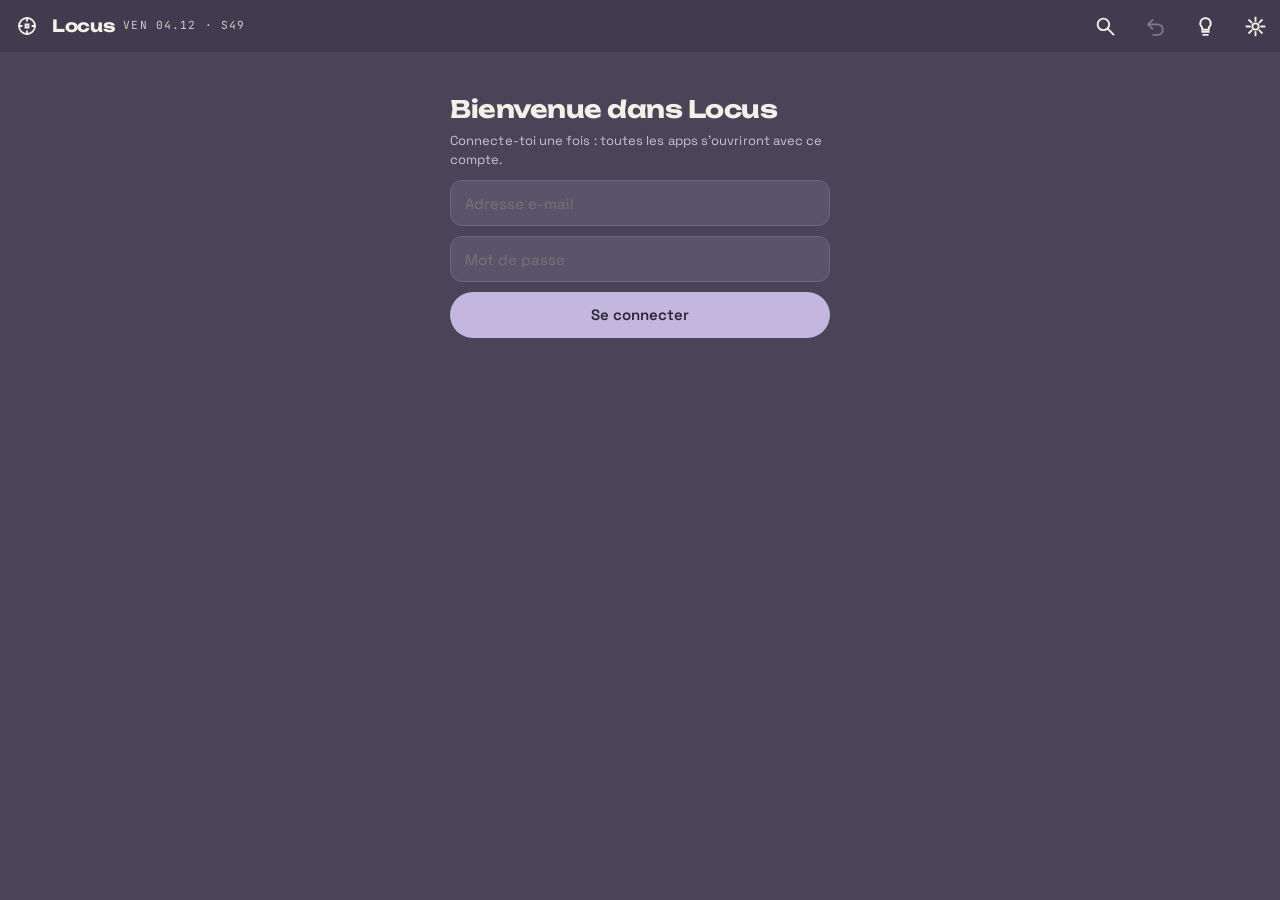
<file: index.html>
<!doctype html>
<html lang="fr" data-lieu="locus">
<head>
<meta charset="utf-8">
<meta name="viewport" content="width=device-width,initial-scale=1,viewport-fit=cover">
<title>Locus</title>
<meta name="theme-color" content="#413B4F">
<meta name="mobile-web-app-capable" content="yes">
<meta name="apple-mobile-web-app-capable" content="yes">
<link rel="manifest" href="manifest.webmanifest">
<link rel="icon" href="icons/tete-192.png">
<link rel="apple-touch-icon" href="icons/icon-192.png">
<link rel="stylesheet" href="commun/cadre.css">
<link rel="stylesheet" href="commun/lieux.css">
<style>
/* Accueil du jour de Locus (étape 9, maquette validée le 18.11).
   Les cartes changent avec la journée : une app qui a quelque chose pour aujourd'hui prend une grande carte,
   sinon elle reste un petit carré. Le nom de l'app est toujours écrit. Le lundi (et le dimanche, le mardi tant que
   ce n'est pas fait), une tuile ouvre la routine du lundi en plein écran. */
*{box-sizing:border-box}
html,body{min-height:100%}
body{margin:0;font-size:15px;line-height:1.45;-webkit-tap-highlight-color:transparent}
[hidden]{display:none!important}
:focus-visible{outline:2px solid var(--accent);outline-offset:2px}
button,input,textarea{font:inherit;color:inherit}
main{max-width:760px;margin:0 auto;padding:14px max(14px,env(safe-area-inset-right,0px)) 40px max(14px,env(safe-area-inset-left,0px));display:flex;flex-direction:column;gap:12px}
.ligne{display:flex;gap:8px}
.ligne input{flex:1;min-width:0;height:48px;border:1px solid var(--line);background:var(--surface);color:var(--ink);border-radius:var(--pill);padding:0 16px;font-size:15px}
.ligne input::placeholder{color:var(--ink-3);opacity:.8}
.sem-n{flex:none;width:48px;height:48px;border-radius:14px;background:#17141C;color:#F3F1E7;display:grid;place-items:center;font:700 24px/1 var(--f-display);letter-spacing:-.04em;border:0;padding:0;cursor:pointer}
.rondb{flex:none;border:0;width:48px;height:48px;border-radius:var(--pill);background:var(--accent);color:var(--on-acc);display:grid;place-items:center;cursor:pointer}
.rondb .ic{width:20px;height:20px}
.obj{background:var(--accent);color:var(--on-acc);border-radius:16px;padding:12px 16px;display:flex;flex-direction:column;gap:2px}
.obj .eyebrow{color:color-mix(in srgb,var(--on-acc) 75%,transparent)}
.obj b{font-weight:600}
.obj span{font-size:13.5px}
.obj .conseil{font-style:italic}
.bienvenue{background:var(--surface);border-radius:16px;padding:14px 16px;display:flex;flex-direction:column;gap:8px}
.bienvenue>span{font-size:14px;color:var(--ink-2,var(--ink))}
.bienvenue .choix2{display:grid;grid-template-columns:1fr 1fr;gap:8px}
.bienvenue button{border:0;border-radius:14px;background:var(--surface-2);color:var(--ink);padding:12px;text-align:left;display:flex;flex-direction:column;gap:4px;font:600 15px var(--f-body);cursor:pointer}
.bienvenue button small{font:400 12.5px/1.3 var(--f-body);color:var(--ink-3)}
.obj-vide{border:1.5px dashed color-mix(in srgb,var(--accent) 70%,transparent);background:none;color:var(--ink-2,var(--ink));border-radius:16px;padding:12px 16px;font:600 14px var(--f-body);text-align:left;cursor:pointer}
/* une app au premier plan sur l'accueil (cadre transparent, commun/cadre.js) */
.dans-fond{position:fixed;inset:0;z-index:69;background:rgba(20,16,28,.45);display:grid;place-items:center}
.dans-fond.vu{background:transparent;pointer-events:none}
.dans-fond .att{width:34px;height:34px;border-radius:99px;border:3px solid var(--accent);border-right-color:transparent;animation:tour 0.8s linear infinite}
.dans-fond.vu .att{display:none}
@keyframes tour{to{transform:rotate(360deg)}}
iframe.dans{position:fixed;inset:0;z-index:70;width:100%;height:100%;border:0;background:transparent;opacity:0;pointer-events:none;transition:opacity .12s}
iframe.dans.actif.vu{opacity:1;pointer-events:auto}
.dans-x{position:fixed;z-index:72;top:calc(env(safe-area-inset-top,0px) + 8px);left:8px;width:40px;height:40px;border:0;border-radius:99px;background:rgba(0,0,0,.35);color:#fff;display:grid;place-items:center;cursor:pointer}
.dans-x .ic{width:16px;height:16px}
.tuile-sem{display:flex;align-items:center;gap:14px;background:var(--on-page);color:var(--on-acc);border:0;border-radius:20px;padding:16px;text-align:left;cursor:pointer;width:100%}
.tuile-sem .pl{width:50px;height:50px;border-radius:15px;background:var(--page);color:var(--on-page);display:grid;place-items:center;flex:none}
.tuile-sem .pl .ic{width:22px;height:22px}
.tuile-sem .tx{flex:1;display:flex;flex-direction:column;gap:2px}
.tuile-sem b{font:700 17px/1.15 var(--f-display);letter-spacing:-.02em}
.tuile-sem small{font-size:13px;color:var(--page)}
.apps{display:grid;grid-template-columns:repeat(6,minmax(0,1fr));gap:10px}
.carre{grid-column:span 2}
.carte{grid-column:1/-1;background:var(--page);color:var(--on-page);border-radius:18px;padding:14px;display:flex;flex-direction:column;gap:10px;box-shadow:inset 0 0 0 1px color-mix(in srgb,var(--on-page) 10%,transparent)}
.c-tete{display:flex;align-items:center;gap:10px;color:inherit;text-decoration:none}
.c-tete .plaque{width:30px;height:30px;border-radius:8px}
.c-tete .plaque .ic{width:18px;height:18px}
.c-tete h2{margin:0;flex:1;font:700 14px/1.15 var(--f-display);letter-spacing:-.02em}
.c-tete .eyebrow{color:var(--on-page-2)}
.proj{display:flex;align-items:center;gap:10px;background:var(--surface);color:var(--ink);border-radius:12px;padding:10px 12px;text-decoration:none}
.proj .em{font-size:20px;line-height:1}
.proj .tx{flex:1;min-width:0;display:flex;flex-direction:column}
.proj b{font-weight:600;overflow:hidden;text-overflow:ellipsis;white-space:nowrap}
.proj small{font-family:var(--f-mono);font-size:11px;letter-spacing:.06em;text-transform:uppercase;color:var(--ink-3);overflow:hidden;text-overflow:ellipsis;white-space:nowrap}
.proj .pt{width:10px;height:10px;border-radius:3px;flex:none}
.seance{display:flex;align-items:center;gap:12px}
.seance .tx{flex:1;min-width:0;display:flex;flex-direction:column}
.seance b{font:700 16px/1.2 var(--f-display);letter-spacing:-.02em}
.seance small{font-size:13px;color:var(--on-page-2)}
.btn-acc{border:0;height:40px;padding:0 16px;border-radius:var(--pill);background:var(--accent);color:var(--on-acc);font-weight:600;display:inline-flex;align-items:center;gap:8px;cursor:pointer;flex:none}
.btn-acc .ic{width:15px;height:15px}
.carte .ligne input{height:42px;background:var(--surface);border-color:var(--line);color:var(--ink)}
.carte .rondb{width:42px;height:42px}
.carre{background:var(--page);color:var(--on-page);border-radius:18px;padding:12px 6px;min-height:124px;display:flex;flex-direction:column;align-items:center;justify-content:center;gap:8px;text-decoration:none;box-shadow:inset 0 0 0 1px color-mix(in srgb,var(--on-page) 10%,transparent)}
.carre>a{display:flex;flex-direction:column;align-items:center;gap:8px;color:inherit;text-decoration:none}
.apps>.carre,.apps>.carte{cursor:pointer}
.carre .plaque{width:30px;height:30px;border-radius:8px}
.carre .plaque .ic{width:18px;height:18px}
.carre .nom{font:700 12px/1.2 var(--f-display);letter-spacing:-.02em;text-align:center}
.carre .rond{border:0;width:52px;height:52px;border-radius:var(--pill);background:var(--accent);color:var(--on-acc);display:grid;place-items:center;cursor:pointer;font:500 13px var(--f-mono)}
.carre .rond .ic{width:22px;height:22px}
.prot-j{display:flex;align-items:baseline;gap:8px;color:inherit;text-decoration:none;border-top:1px dashed color-mix(in srgb,var(--on-page) 18%,transparent);padding-top:8px}
.prot-j b{font:700 16px var(--f-display)}
.prot-j small{color:var(--on-page-2);font-size:12px}
.prot-c{display:flex;flex-direction:column;align-items:center;color:inherit;text-decoration:none;line-height:1.1}
.prot-c b{font:700 13px var(--f-mono)}
.prot-c small{font-size:10.5px;color:var(--on-page-2)}
a.carre:active,.carte a:active{filter:brightness(.95)}
/* domaines épinglés (27.11) : une tuile à leur nom et à leur couleur (couleur de données) */
.carre.dom{background:color-mix(in srgb,var(--dc) 24%,var(--page));box-shadow:inset 0 0 0 1px color-mix(in srgb,var(--dc) 45%,transparent)}
.carre.dom .plaque{background:var(--dc);font-size:17px;line-height:1;display:grid;place-items:center}
/* Priorités (27.11) */
.prio-seg{display:flex;gap:4px;margin-left:auto}
.prio-seg button{border:0;border-radius:var(--pill);padding:4px 10px;font:600 11px var(--f-mono);letter-spacing:.04em;text-transform:uppercase;background:color-mix(in srgb,var(--on-page) 10%,transparent);color:var(--on-page);cursor:pointer}
.prio-seg button[aria-pressed="true"]{background:var(--accent);color:var(--on-acc)}
.proj .jx{flex:none;font:600 11px var(--f-mono);padding:2px 6px;border-radius:6px;background:var(--surface-3);color:var(--ink)}
.proj .jx.passe{background:var(--bad-soft)}
.proj .jx.proche{background:var(--warn-soft)}
.prio-plus{align-self:flex-start;border:0;background:none;color:var(--on-page-2);font-size:13px;text-decoration:underline;text-underline-offset:3px;cursor:pointer;padding:2px 0}
.note{color:var(--on-page-2);font-size:13px;margin:0}
.lien-r{align-self:center;border:0;background:none;color:var(--on-page-2);font-size:13px;text-decoration:underline;text-underline-offset:3px;cursor:pointer;padding:8px}
/* connexion */
.login{max-width:380px;margin:30px auto;display:flex;flex-direction:column;gap:10px}
.login h2{margin:0;font:700 24px/1.1 var(--f-display);letter-spacing:-.02em}
.login input{height:46px;border-radius:12px;border:1px solid var(--line);background:var(--surface);color:var(--ink);padding:0 14px}
.login button{height:46px;border:0;border-radius:var(--pill);background:var(--accent);color:var(--on-acc);font-weight:600;cursor:pointer}
.login .err{color:#F2B8B5}
/* plein écran : recherche et routine du lundi */
.plein{position:fixed;inset:0;z-index:60;background:var(--page);color:var(--on-page);display:flex;flex-direction:column;overflow:hidden}
.plein header{background:var(--head);color:var(--on-head);flex:none;display:flex;align-items:center;gap:10px;padding:calc(env(safe-area-inset-top,0px)) 10px 0;min-height:56px}
.plein header .x{border:0;background:none;color:inherit;width:42px;height:44px;display:grid;place-items:center;cursor:pointer}
.plein header .x .ic{width:18px;height:18px}
.plein header h2{margin:0;flex:1;font:700 15px/1.2 var(--f-display);letter-spacing:-.02em}
.plein header .eyebrow{color:var(--on-page-2);padding-right:6px}
.plein .corps{flex:1;overflow:auto;padding:16px max(16px,env(safe-area-inset-right,0px)) 16px max(16px,env(safe-area-inset-left,0px));display:flex;flex-direction:column;gap:16px;max-width:760px;width:100%;margin:0 auto}
.plein nav.pied{flex:none;display:flex;gap:10px;padding:12px 16px calc(12px + env(safe-area-inset-bottom,0px));max-width:760px;width:100%;margin:0 auto}
.pied button{height:48px;border-radius:var(--pill);font-weight:600;cursor:pointer;padding:0 20px}
.pied .sec{background:none;border:1px solid var(--line);color:var(--on-page)}
.pied .pri{flex:1;border:0;background:var(--accent);color:var(--on-acc)}
.points{display:flex;gap:6px}
.points span{width:8px;height:8px;border-radius:99px;background:var(--line)}
.points span.on{background:var(--accent)}
.points span.ici{width:22px}
.titre{display:flex;flex-direction:column;gap:4px}
.titre h3{margin:0;font:700 22px/1.15 var(--f-display);letter-spacing:-.025em}
.titre p{margin:0;color:var(--ink-3);font-size:14px}
.echelle{display:flex;flex-direction:column;gap:6px}
.echelle .cases{display:grid;grid-template-columns:repeat(10,minmax(0,1fr));gap:4px}
.echelle button{height:38px;border:0;border-radius:8px;background:var(--surface);color:var(--ink);font:500 13px var(--f-mono);cursor:pointer}
.echelle button[aria-pressed="true"]{background:var(--accent);color:var(--on-acc)}
.boite{background:var(--surface);border-radius:16px;padding:14px;display:flex;flex-direction:column;gap:10px}
.eval{display:flex;align-items:center;gap:8px;flex-wrap:wrap}
.eval .q{flex:1;min-width:140px;font-size:14px}
.eval .q small{display:block;color:var(--ink-3);font-size:12px}
.choix{display:flex;gap:4px}
.choix button{border:1px solid var(--line);background:none;color:var(--ink);border-radius:99px;padding:5px 10px;font-size:12.5px;cursor:pointer}
.choix button[aria-pressed="true"]{background:var(--accent);color:var(--on-acc);border-color:var(--accent)}
textarea.libre{min-height:180px;border-radius:16px;border:1px solid var(--line);background:var(--surface);color:var(--ink);padding:14px;font-size:15px;resize:vertical}
.idee{background:var(--surface);border-radius:14px;padding:10px 12px;display:flex;flex-direction:column;gap:8px}
.idee .t{font-size:15px}
.idee .t[contenteditable]:focus{background:var(--surface-2);box-shadow:0 0 0 6px var(--surface-2)}
.idee .act{display:flex;gap:6px;flex-wrap:wrap}
.idee .act button,.idee select{border:1px solid var(--line);background:none;color:var(--ink);border-radius:99px;padding:6px 12px;font-size:13px;cursor:pointer}
.idee select{background:var(--surface-2);max-width:100%}
.idee .act button.disc{border:0;padding:6px 3px;color:var(--ink-3);font-size:12px}
.idee .act button.ranger{background:#C3B6DF;color:#2A2440;border-color:transparent;font-weight:700;padding:7px 13px}
.idee .act button.app{background:var(--page);color:var(--on-page);border-color:transparent;font-weight:600;padding:6px 11px}
.idee .act .ressort{flex:1}
.idee .act button.disc.ico{display:inline-flex;align-items:center;padding:6px 5px}
.idee .act .droite{display:flex;gap:5px;margin-left:auto;flex-wrap:wrap;justify-content:flex-end}
.chips{display:flex;flex-wrap:wrap;gap:6px}
.chip{border:0;display:inline-flex;align-items:center;gap:6px;border-radius:99px;padding:6px 11px;font-size:13px;font-weight:600;cursor:pointer;background:var(--surface-2);color:var(--ink);max-width:100%}
.chip[aria-pressed="true"]{outline:2px solid var(--on-page);outline-offset:2px}
*{scrollbar-width:thin;scrollbar-color:color-mix(in srgb,currentColor 28%,transparent) transparent}
::-webkit-scrollbar{width:8px;height:8px}::-webkit-scrollbar-track{background:transparent}
::-webkit-scrollbar-thumb{background:color-mix(in srgb,currentColor 28%,transparent);border-radius:8px;border:2px solid transparent;background-clip:padding-box}
::-webkit-scrollbar-button{display:none;height:0;width:0}
pre.claude{margin:0;white-space:pre-wrap;background:var(--surface);border-radius:16px;padding:14px;font:12.5px/1.5 var(--f-mono);color:var(--ink)}
.res{list-style:none;margin:0;padding:0;display:flex;flex-direction:column;gap:6px}
.res a{display:flex;flex-direction:column;gap:2px;padding:10px 12px;border-radius:12px;background:var(--page);color:var(--on-page);text-decoration:none;box-shadow:inset 0 0 0 1px color-mix(in srgb,var(--on-page) 10%,transparent)}
.res a .t{display:block}
.res small{color:var(--on-page-2);font-size:12px}
.res mark{background:var(--accent);color:var(--on-acc);border-radius:3px;padding:0 1px}
.toast{position:fixed;left:50%;bottom:calc(20px + env(safe-area-inset-bottom,0px));transform:translateX(-50%);z-index:80;background:var(--on-page);color:var(--on-acc);padding:10px 16px;border-radius:12px;font-size:14px;max-width:calc(100% - 32px)}
</style>
<script src="commun/couleurs.js"></script>
</head>
<body>
<header class="oh"><div class="oh-bar"><span class="oh-orga"><svg class="ic" viewBox="0 0 20 20" aria-hidden="true"><circle cx="10" cy="10" r="8"/><path d="M8.5 8.5h3v3h-3zM10 2v2.5M10 15.5V18M2 10h2.5M15.5 10H18"/></svg></span><h1 class="oh-nom">Locus</h1><span class="oh-sub" id="date"></span><span class="oh-sp"></span><button class="oh-b" type="button" id="b-chercher" data-chercher aria-label="Chercher dans toutes les apps"><svg class="ic" viewBox="0 0 20 20" aria-hidden="true"><circle cx="8" cy="8" r="5.5"/><path d="M12 12l5.5 5.5"/></svg></button><button class="oh-b" type="button" data-ampoule><svg class="ic" viewBox="0 0 20 20" aria-hidden="true"><path d="M7 15h6M8 18h4M10 2a5 5 0 0 0-3.2 8.8V13h6.4v-2.2A5 5 0 0 0 10 2z"/></svg></button><a class="oh-b" href="reglages/" aria-label="Réglages de Locus"><svg class="ic" viewBox="0 0 20 20" aria-hidden="true"><circle cx="10" cy="10" r="3"/><path d="M10 1.5v3M10 15.5v3M1.5 10h3M15.5 10h3M4 4l2.1 2.1M13.9 13.9 16 16M16 4l-2.1 2.1M6.1 13.9 4 16"/></svg></a></div></header>
<main id="main"></main>
<div class="plein" id="plein" hidden></div>
<div class="toast" id="toast" hidden></div>
<script src="commun/supabase.js"></script>
<script src="commun/pictos.js"></script>
<script src="commun/projets.js"></script>
<script src="commun/chercher.js"></script>
<script src="commun/achats.js"></script>
<script src="commun/profil.js"></script>
<script src="commun/calendrier.js"></script>
<script>
'use strict';
/* =====================================================================================================
   Accueil du jour (étape 9, 18.11.2026). Ce qu'il lit, en lecture seule sauf mention :
     rows        projets de l'Établi (Projets.base) : projets du jour = Projets.places(p) contient aujourd'hui.
                 La routine du lundi écrit p.days / p.weeks (placer la semaine).
     biblio_rows vide-tête (racine 'vide'), journal 'j:<semaine>' (objectifs), bilan 'w:<semaine>', 's:routine'.
                 L'accueil écrit : nouvelles idées du vide-tête, rangement, bilan, évaluation des objectifs (w:.obj),
                 une ligne au journal, 's:routine' { fait: [semaines] }.
     carnet      'locus/semaines' : les séances de la Forge de cette semaine et de la suivante, publiées par la Forge.
                 La routine écrit le jour d'une séance dans 'logs/<semaine>' (sessions[id].day = 0…6).
     mine_rows   's:chrono' : le chrono en cours.
   Passage vers une app (« locus-vers » dans sessionStorage, lu une fois par l'app) : Marché (ajout), Banque (saisie),
   Forge (démarrer une séance), Bibliothèque (aller à une ligne).
   ===================================================================================================== */
const SB_URL='https://rzcpjsffpvuvbdtqymms.supabase.co', SB_KEY='sb_publishable_mJNXDji0NMOmLFqo3GusGg_JBkFhJmC';
const P=k=>window.Pictos?Pictos.svg(k):'', PL=k=>window.Pictos?Pictos.plaque(k):'';
const esc=s=>String(s==null?'':s).replace(/[&<>"]/g,c=>({'&':'&amp;','<':'&lt;','>':'&gt;','"':'&quot;'}[c]));
const pad=n=>String(n).padStart(2,'0');
const iso=d=>d.getFullYear()+'-'+pad(d.getMonth()+1)+'-'+pad(d.getDate());
const parse=s=>{ const a=String(s).split('-').map(Number); return new Date(a[0],a[1]-1,a[2]); };
const plusJ=(s,n)=>{ const d=parse(s); d.setDate(d.getDate()+n); return iso(d); };
const plain=x=>String(x||'').normalize('NFD').replace(/[̀-ͯ]/g,'').toLowerCase().replace(/œ/g,'oe').replace(/æ/g,'ae');
const uid=()=>Date.now().toString(36)+Math.random().toString(36).slice(2,7);
function wkKey(d){ const t=new Date(Date.UTC(d.getFullYear(),d.getMonth(),d.getDate())); const dn=(t.getUTCDay()+6)%7; t.setUTCDate(t.getUTCDate()-dn+3); const y=t.getUTCFullYear(); const f=new Date(Date.UTC(y,0,4)); const w=1+Math.round(((t-f)/864e5-3+((f.getUTCDay()+6)%7))/7); return y+'-W'+pad(w); }
const wkNum=k=>Number(String(k).split('-W')[1]);
const MOIS=['janv.','févr.','mars','avr.','mai','juin','juil.','août','sept.','oct.','nov.','déc.'];
const JOURS=['lun','mar','mer','jeu','ven','sam','dim'];
function wkLabel(k){ const m=parse(Projets.lundi(k)), e=parse(plusJ(Projets.lundi(k),6)); return 'S'+wkNum(k)+' ('+m.getDate()+(m.getMonth()!==e.getMonth()?' '+MOIS[m.getMonth()]:'')+' – '+e.getDate()+' '+MOIS[e.getMonth()]+')'; }
function toast(m){ const t=document.getElementById('toast'); t.textContent=m; t.hidden=false; clearTimeout(toast.t); toast.t=setTimeout(()=>{ t.hidden=true; },2600); }
function vers(app,o,href){ try{ sessionStorage.setItem('locus-vers',JSON.stringify(Object.assign({app},o||{}))); }catch(e){} location.href=href||app+'/'; }

/* --------- les jours --------- */
const AUJ=()=>iso(new Date());
const CUR=()=>wkKey(new Date());
/* la semaine que la routine prépare : dimanche → la suivante ; lundi et mardi → celle qui commence */
/* la semaine qu'on modifie : celle de la routine, ou la semaine en cours dans la vue « Semaine » (24.11) */
function semaineRoutine(){ const d=new Date(), j=d.getDay(); if(j===0){ const x=new Date(d); x.setDate(x.getDate()+1); return wkKey(x); } return wkKey(d); }
const semainePrec=k=>wkKey(parse(plusJ(Projets.lundi(k),-7)));
/* la tuile « Démarrer la semaine » : dès le lundi 6 h, jusqu'à ce que la routine soit faite (ampoule de Nicolas, 23.11) */
const jourRoutine=()=>{ const d=new Date(), j=d.getDay(); return j!==0&&!(j===1&&d.getHours()<6); };

/* --------- état --------- */
let sb=null, UID=null, PB=null, AB=null;
let B={}; /* biblio_rows utiles : clé → données */
let FORGE=null, CHRONO=null, sync='';
const LS=()=>'locus-accueil-'+UID;
function garder(){ try{ localStorage.setItem(LS(),JSON.stringify({B,FORGE,CHRONO})); }catch(e){} }
function reprendre(){ try{ const c=JSON.parse(localStorage.getItem(LS())||'null'); if(c){ B=c.B||{}; FORGE=c.FORGE||null; CHRONO=c.CHRONO||null; } }catch(e){} }
const lignes=p=>Object.entries(B).filter(([k,v])=>k.startsWith('n:')&&v&&v.p===p&&!v.a).map(([,v])=>v).sort((a,b)=>(a.o||0)-(b.o||0));

/* écritures : tout de suite en local, puis vers Supabase ; ce qui n'est pas parti réessaie (file « locus-attente ») */
function attente(){ try{ return JSON.parse(localStorage.getItem('locus-attente-'+UID)||'[]'); }catch(e){ return []; } }
function setAttente(L){ try{ localStorage.setItem('locus-attente-'+UID,JSON.stringify(L)); }catch(e){} }
async function envoyer(table,key,data){
  const L=attente().filter(x=>!(x.table===table&&x.key===key)); L.push({table,key,data}); setAttente(L); await vider(); }
let envoi=false;
async function vider(){
  if(envoi||!sb||!UID||!navigator.onLine) return; const L=attente(); if(!L.length) return; envoi=true;
  try{ for(const x of L){ const {error}=await sb.from(x.table).upsert({user_id:UID,key:x.key,data:x.data,deleted:x.data==null},{onConflict:'user_id,key'}); if(error) throw error;
      setAttente(attente().filter(y=>!(y.table===x.table&&y.key===x.key&&JSON.stringify(y.data)===JSON.stringify(x.data)))); } sync=''; }
  catch(e){ sync=(e&&e.message)||String(e); setTimeout(vider,15000); }
  envoi=false; }
function ecrireB(key,data){ if(data==null) delete B[key]; else B[key]=data; garder(); envoyer('biblio_rows',key,data); }

/* --------- lecture --------- */
async function tirer(){
  if(!sb||!UID||!navigator.onLine) return;
  const N=semaineRoutine(), Pr=semainePrec(N), C=CUR();
  const racines=['vide','taches','j:'+C,'j:'+Pr,'j:'+N];
  try{
    const [a,b,f,m]=await Promise.all([
      sb.from('biblio_rows').select('key,data').like('key','n:%').eq('deleted',false).in('data->>p',racines),
      sb.from('biblio_rows').select('key,data,deleted').in('key',['w:'+Pr,'w:'+C,'s:routine','h:'+N,'h:'+C]),
      sb.from('carnet').select('data,deleted').eq('key','locus/semaines').maybeSingle(),
      sb.from('mine_rows').select('data,deleted').eq('key','s:chrono').maybeSingle(),
      sb.from('carnet').select('data,deleted').eq('key','logs/'+Pr).maybeSingle().then(r=>{ if(!r.error) FLOG={wk:Pr,l:r.data&&!r.data.deleted&&r.data.data?r.data.data:{}}; return r; }),
      sb.from('marche_rows').select('data').like('key','c:%').eq('deleted',false)]).then(r=>{ const c=r[5]; if(c&&!c.error){ MARCHE_C=(c.data||[]).map(x=>x.data).filter(Boolean); MARCHE_MOTS=null; } return r; });
    if(a.error) throw a.error;
    const nB={}; (a.data||[]).forEach(r=>{ if(r.data) nB[r.key]=r.data; }); (b.data||[]).forEach(r=>{ if(r.data&&!r.deleted) nB[r.key]=r.data; });
    attente().filter(x=>x.table==='biblio_rows').forEach(x=>{ if(x.data==null) delete nB[x.key]; else nB[x.key]=x.data; });
    B=nB;
    if(!f.error) FORGE=f.data&&!f.data.deleted?f.data.data:FORGE;
    if(!m.error) CHRONO=m.data&&!m.data.deleted?m.data.data:null;
    sync=''; garder();
  }catch(e){ sync=(e&&e.message)||String(e); }
}
/* le carnet de la Forge de la semaine passée (logs/<semaine>) : séances faites, ressenti, bilan (26.11) */
let FLOG=null;
const RESS=[['qual','qualité des mouvements','/5'],['energie','énergie','/5'],['diff','difficulté','/5'],['douleur','douleur max','']];
function forgeBilan(Pr){ const f=forge(), lg=FLOG&&FLOG.wk===Pr?FLOG.l:{}, ss=lg.sessions||{};
  let S=((f&&f.semaines&&f.semaines[Pr])||[]).map(s=>Object.assign({},s,{st:ss[s.id]||{}}));
  if(!S.length) S=Object.entries(ss).map(([id,st])=>({id,t:'Séance',st}));
  S=S.filter(s=>!s.opt||s.st.done);
  const faites=S.filter(s=>s.st.done), moy=k=>{ const v=faites.map(s=>s.st.feel&&s.st.feel[k]).filter(x=>typeof x==='number'); return v.length?Math.round(v.reduce((a,b)=>a+b,0)/v.length*10)/10:null; };
  const ci=lg.checkin||{};
  return {S,faites,moy,poids:lg.bodyweight,taille:lg.waist,forme:ci.energie,confiance:ci.confiance,douleur:ci.douleur,notes:(lg.notes||'').trim(),charge:!!(FLOG&&FLOG.wk===Pr)}; }
function forge(){ let loc=null; try{ loc=JSON.parse(localStorage.getItem('locus-forge')||'null'); }catch(e){} if(loc&&(!FORGE||String(loc.le)>String(FORGE.le))) return loc; return FORGE; }

/* =============================== L'accueil =============================== */
const $main=document.getElementById('main');
function objectifs(k){ const L=lignes('j:'+k).map(n=>String(n.t||'')); const g=re=>{ const l=L.find(x=>re.test(x)); return l?l.replace(re,'').trim():''; };
  return { principal:g(/^objectif principal\s*:\s*/i), secondaire:g(/^objectif secondaire\s*:\s*/i), conseil:g(/^conseil(?: perso)?\s*:\s*/i) }; }
function projetsDuJour(){ if(!PB) return []; const a=AUJ(); return PB.liste().filter(p=>!p.closed&&!p.later&&Projets.places(p).includes(a)).sort((x,y)=>(y.imp||0)-(x.imp||0)); }
function prochaine(p){ const u=Projets.etapeUne(p); return u?u.t:''; } /* « étape n°1 » : première tâche pas faite de l'arbre (25.11) */
/* tâches placées sur aujourd'hui (ou avant, pas faites), et celles cochées aujourd'hui */
function tachesDuJour(){ const a=AUJ(); return lignes('taches').filter(n=>n.jour&&(n.x?n.xLe===a&&n.jour<=a:n.jour<=a)).sort((x,y)=>(x.jour<y.jour?-1:x.jour>y.jour?1:0)); }
/* l'entraînement reste sur l'accueil tant qu'il n'est pas terminé (ampoule du 24.11) : commencé (quel que soit son jour),
   prévu aujourd'hui, ou prévu un jour passé de la semaine et pas fait ; le commencé d'abord, puis aujourd'hui, puis le retard */
function seancesDuJour(){ const f=forge(); if(!f||!f.semaines) return []; const L=f.semaines[CUR()]||[], j=(new Date().getDay()+6)%7;
  const rang=s=>s.run?0:s.day===j?1:2;
  return L.filter(s=>!s.done&&(s.run||(typeof s.day==='number'&&s.day<=j))).map(s=>Object.assign({},s,{retard:!s.run&&s.day<j})).sort((a,b)=>rang(a)-rang(b)||(a.day??9)-(b.day??9)); }
/* protéines du jour, calculées par la Forge d'après les séances placées et faites (25.11) */
function protJour(){ const f=forge(); return (f&&f.prot&&f.prot[AUJ()])||null; }
const fmtMin=m=>m>=60?Math.floor(m/60)+' h'+(m%60?' '+pad(m%60):''):m+' min';
function chronoTxt(){ if(!CHRONO||!CHRONO.debut) return ''; const m=Math.max(0,Math.floor((Date.now()-new Date(CHRONO.debut))/60000)); return Math.floor(m/60)+':'+pad(m%60); }

/* domaines épinglés sur l'accueil (case « Épingler sur l'accueil » de la vue d'un domaine dans l'Établi, 27.11) */
function epingles(){ return PB?PB.domaines().filter(d=>d&&d.epingle&&!d.closed).sort((a,b)=>(a.epO||1e9)-(b.epO||1e9)||String(a.name).localeCompare(String(b.name),'fr')):[]; } /* ordre choisi dans l'Établi (d.epO), sinon par nom */
function tuileDom(d){ return `<article class="carre dom" data-lieu="etabli" style="--dc:${esc(d.color||'#8A8F98')}"><a href="etabli/#d:${esc(d.id)}" data-dans="etabli" data-hash="d:${esc(d.id)}"><span class="plaque" aria-hidden="true">${esc(d.emoji||'📁')}</span><span class="nom">${esc(d.name)}</span></a></article>`; }
/* Priorités (module de Mon Locus, 27.11) : l'étape n°1 de chaque projet en cours, ou les échéances par date (Projets.priorites,
   même calcul que l'écran Priorités de l'Établi ; la bascule est partagée avec lui : « etabli-prio ») */
const PRIO_K='etabli-prio';
function prioMode(){ try{ return localStorage.getItem(PRIO_K)==='echeances'?'echeances':'etapes'; }catch(e){ return 'etapes'; } }
function jxTxt(date){ const j=Projets.jx(date,AUJ()); return j?`<span class="jx${j.passe?' passe':j.n<=3?' proche':''}">${j.txt}</span>`:''; }
function cartePrio(nom){ const m=prioMode(), R=Projets.priorites(PB?PB.liste():[],PB?PB.domaines():[],AUJ()), MAX=5;
  const L=m==='etapes'?R.etapes.map(({p,u})=>({h:'p:'+p.id,em:p.emoji,b:u.t,s:p.name+(u.chemin.length?' › '+u.chemin.join(' › '):''),c:p.color,d:p.due}))
    :R.echeances.map(o=>{ const dom=Projets.estDomaine(o.p); return {h:(dom?'d:':'p:')+o.p.id,em:o.p.emoji,b:o.t,s:o.type==='projet'?'Projet':(o.p.name+(o.chemin.length?' › '+o.chemin.join(' › '):'')),c:o.p.color,d:o.date}; });
  const ligne=x=>`<a class="proj" href="etabli/#${esc(x.h)}" data-dans="etabli" data-hash="${esc(x.h)}"><span class="em">${esc(x.em||'')}</span><span class="tx"><b>${esc(x.b)}</b><small>${esc(x.s)}</small></span>${x.d?jxTxt(x.d):''}<span class="pt" style="background:${esc(x.c||'#888')}"></span></a>`;
  return `<article class="carte" data-lieu="etabli"><div class="c-tete"><a class="c-tete" href="etabli/#priorites" data-dans="etabli" data-hash="priorites" style="flex:1">${PL('priorites')}<h2>${esc(nom)}</h2></a><span class="prio-seg"><button type="button" data-prio="etapes" aria-pressed="${m==='etapes'}">Étape n°1</button><button type="button" data-prio="echeances" aria-pressed="${m==='echeances'}">Échéances</button></span></div>${L.length?L.slice(0,MAX).map(ligne).join(''):`<p class="note">${m==='etapes'?'Aucun projet en cours avec une tâche à faire.':'Aucune échéance.'}</p>`}${L.length>MAX?`<a class="prio-plus" href="etabli/#priorites" data-dans="etabli" data-hash="priorites">Tout voir (${L.length})</a>`:''}</article>`; }
function carre(app,nom,href,bouton){ return `<article class="carre" data-lieu="${app}"><a href="${href}">${PL(app)}<span class="nom">${nom}</span></a>${bouton||''}</article>`; }
function vAccueil(){
  const N=semaineRoutine(), fait=((B['s:routine']||{}).fait||[]).includes(N);
  const o=objectifs(CUR()), P_=projetsDuJour(), S_=seancesDuJour(), pj=protJour();
  /* « Mon Locus » (25.11) : modules affichés, noms, menu épuré ou détaillé, palette (commun/profil.js) */
  const PRF=prof(), epure=PRF&&PRF.menu==='epure', act=id=>!window.LocusProfil||LocusProfil.actif(PRF,id), nm=id=>window.LocusProfil?LocusProfil.nom(PRF,id):id;
  appliquerPalette(PRF);
  let h='';
  if(!profilChoisi()) h+=`<section class="bienvenue"><b>Bienvenue dans Locus</b><span>Comment veux-tu ton accueil ? Tu pourras tout changer dans les Réglages, « Mon Locus ».</span><div class="choix2"><button type="button" data-style-init="village"><b>Village</b><small>Chaque app est un lieu, l’accueil montre ta journée</small></button><button type="button" data-style-init="neutre"><b>Neutre</b><small>Des noms simples, un accueil épuré</small></button></div></section>`;
  if(act('semaine')&&(epure||jourRoutine()&&!fait)) h+=`<button class="tuile-sem" type="button" id="b-routine"><span class="pl">${P('lecture')}</span><span class="tx"><b>${esc(nm('semaine'))}</b><small>${epure?(fait?'Faite cette semaine':'À faire cette semaine'):PRF&&PRF.style==='neutre'?'Vide-tête, tâches, semaine':'Humeur, journal, boîtes, Banque, vide-tête, tâches, semaine, puis Claude'}</small></span>${P('suivant')}</button>`;
  h+=`<form class="ligne" id="f-vide" autocomplete="off"><button type="button" class="sem-n" id="b-semaine" title="Voir la semaine ${wkNum(CUR())}" aria-label="Voir le planning de la semaine ${wkNum(CUR())}">${wkNum(CUR())}</button><input id="i-vide" placeholder="Vide-tête : une idée, un truc à ne pas oublier…" aria-label="Noter dans le vide-tête" enterkeyhint="send"><button class="rondb" type="submit" aria-label="Noter">${P('plus')}</button></form>`;
  /* les objectifs se notent / se corrigent ici (25.11 : avant, il fallait les écrire dans le journal de la Bibliothèque) */
  if(!epure&&(o.principal||o.secondaire||o.conseil)) h+=`<section class="obj" id="b-obj" role="button" tabindex="0" style="cursor:pointer" aria-label="Objectifs de la semaine, toucher pour modifier"><span class="eyebrow">Objectif de la semaine</span>${o.principal?`<b>${esc(o.principal)}</b>`:''}${o.secondaire?`<span>${esc(o.secondaire)}</span>`:''}${o.conseil?`<span class="conseil">${esc(o.conseil)}</span>`:''}</section>`;
  else if(!epure&&(!PRF||PRF.style!=='neutre')) h+=`<button type="button" class="obj-vide" id="b-obj">+ Noter les objectifs de la semaine ${wkNum(CUR())}</button>`;
  const grandes=[], carres=epingles().map(tuileDom);
  if(act('priorites')){ if(epure) carres.push(`<article class="carre" data-lieu="etabli"><a href="etabli/#priorites" data-dans="etabli" data-hash="priorites">${PL('priorites')}<span class="nom">${esc(nm('priorites'))}</span></a></article>`); else grandes.push(cartePrio(nm('priorites'))); }
  if(act('etabli')&&!epure&&P_.length) grandes.push(`<article class="carte" data-lieu="etabli"><a class="c-tete" href="etabli/">${PL('etabli')}<h2>${esc(nm('etabli'))}</h2><span class="eyebrow">Aujourd’hui</span></a>${P_.map(p=>{ const t=prochaine(p); return `<a class="proj" href="etabli/#p:${esc(p.id)}" data-dans="etabli" data-hash="p:${esc(p.id)}"><span class="em">${esc(p.emoji||'')}</span><span class="tx"><b>${esc(p.name)}</b><small>${Projets.nature(p)==='pro'?'Pro':'Perso'}${t?' · '+esc(t):''}</small></span><span class="pt" style="background:${esc(p.color||'#888')}"></span></a>`; }).join('')}</article>`);
  else if(act('etabli')) carres.push(carre('etabli',nm('etabli'),'etabli/'));
  if(act('forge')&&!epure&&S_.length) grandes.push(`<article class="carte" data-lieu="forge"><a class="c-tete" href="forge/">${PL('forge')}<h2>${esc(nm('forge'))}</h2><span class="eyebrow">${S_.some(s=>s.run)?'En cours':S_.length>1?'Entraînements':'Entraînement'}</span></a>${S_.map(s=>`<div class="seance"><span class="tx"><b>${esc(s.t)}</b><small>${[s.min?'≈ '+fmtMin(s.min):'',s.run?'commencée':s.retard?'prévue '+JOURS[s.day]+', pas encore faite':''].filter(Boolean).join(' · ')}</small></span><button class="btn-acc" type="button" data-forge="${esc(s.id)}">${P('lecture')}${s.run?'Reprendre':'Démarrer'}</button></div>`).join('')}${pj?`<a class="prot-j" href="forge/#nutrition"><span class="eyebrow">Protéines du jour</span><b>${pj.g} g</b><small>${esc(pj.l)}</small></a>`:''}</article>`);
  else if(act('forge')) carres.push(carre('forge',nm('forge'),'forge/',epure?'':pj?`<a class="prot-c" href="forge/#nutrition" title="Protéines du jour : ${esc(pj.l)}"><b>${pj.g} g</b><small>protéines</small></a>`:''));
  const marche=(`<article class="carte" data-lieu="marche" style="grid-column:span MARCHE"><a class="c-tete" href="marche/">${PL('marche')}<h2>${esc(nm('marche'))}</h2></a><form class="ligne" id="f-marche" autocomplete="off"><input id="i-marche" placeholder="Un achat à faire…" aria-label="Ajouter un achat au Marché" enterkeyhint="send" autocapitalize="sentences"><button class="rondb" type="submit" aria-label="Ajouter">${P('plus')}</button></form></article>`);
  const ch=chronoTxt();
  if(act('mine')) carres.push(carre('mine',nm('mine'),'mine/',epure?'':`<button class="rond" type="button" id="b-chrono" aria-label="${ch?'Chrono en cours : '+ch:'Démarrer le chrono'}">${ch?esc(ch):P('lecture')}</button>`));
  if(act('banque')) carres.push(carre('banque',nm('banque'),'banque/',epure?'':`<button class="rond" type="button" id="b-saisie" aria-label="Nouvelle opération">${P('plus')}</button>`));
  /* plus de carte « Tâches du jour » : les tâches sont sur la feuille du lundi (ampoule du 24.11) */
  if(act('bibliotheque')) carres.push(carre('bibliotheque',nm('bibliotheque'),'bibliotheque/'));
  const avecMarche=act('marche')&&!epure; if(act('marche')&&epure) carres.push(carre('marche',nm('marche'),'marche/'));
  /* le Marché prend 2/3 ou toute la largeur, pour que les carrés remplissent leurs lignes (demande de Nicolas, 18.11) :
     grille de 6 ; un carré = 2. S'il reste 2 carrés seuls sur la dernière ligne, ils prennent la moitié chacun. */
  const n=carres.length, mL=avecMarche?(n%3===1?4:6):0;
  let reste=mL===4?n-1:n; const fin=reste%3===2;
  const cs=carres.map((c,i)=>fin&&i>=n-2?c.replace('<article class="carre"','<article class="carre" style="grid-column:span 3"'):c);
  h+=`<div class="apps">${grandes.join('')}${avecMarche?marche.replace('span MARCHE','span '+mL):''}${cs.join('')}</div>`;
  if(act('semaine')&&!epure&&!(jourRoutine()&&!fait)) h+=`<button type="button" id="b-routine" class="lien-r">Ouvrir ${PRF&&PRF.style==='neutre'?'« '+esc(nm('semaine'))+' »':'la routine du lundi'}</button>`;
  if(sync&&!navigator.onLine) h+=`<p class="note">Hors ligne : ce que tu notes partira au retour du réseau.</p>`;
  $main.innerHTML=h;
}
/* le profil de la personne connectée (copie locale, puis Supabase à l'entrée) */
let PROFIL=null;
function prof(){ if(!window.LocusProfil) return null; return PROFIL||(PROFIL=LocusProfil.lire(UID)); }
const profilChoisi=()=>!window.LocusProfil||LocusProfil.existe(UID)||!!B['s:routine']||!!(PB&&PB.liste().length); /* Nicolas (données déjà là) ne voit pas l'accueil de bienvenue */
/* les couleurs : commun/couleurs.js les pose dans le <head> ; ici seulement quand le profil vient d'arriver de Supabase */
function appliquerPalette(p){ if(window.LocusCouleurs) LocusCouleurs.poser(p); }
function render(){ if(!UID) return; if(document.activeElement&&$main.contains(document.activeElement)&&/INPUT|TEXTAREA/.test(document.activeElement.tagName)&&document.activeElement.value) return; vAccueil(); }

/* =============================== La routine du lundi =============================== */
const $plein=document.getElementById('plein');
const R={etape:1, sel:null, note:null, tri:null, coche:new Set()};
/* ordre voulu par Nicolas (19.11, 20.11, 23.11) : humeur, journal, boîtes à vider, Banque, tâches pas faites, vide-tête, tâches de 2 minutes, agenda, projets, entraînements, tâches, Claude */
const ETAPES=['Ta semaine passée','Le journal','La Forge','Vider les boîtes','La Banque','Les tâches pas faites','Vider la tête','Les tâches de 2 minutes','L’agenda','Placer les projets','Placer les entraînements','Placer les tâches','Pour Claude'];
const CLES=['humeur','journal','sport','boites','banque','report','vide','deuxmin','agenda','projets','forge','taches','claude'];
/* les étapes de la personne (« Mon Locus », 25.11) : celles cochées, sans celles d'un module coupé */
function etapesActives(){ const p=prof(); let L=CLES.slice(); if(p&&window.LocusProfil){ const a=id=>LocusProfil.actif(p,id);
  L=L.filter(k=>(p.etapes||CLES).includes(k)&&!(k==='banque'&&!a('banque'))&&!(k==='projets'&&!a('etabli'))&&!((k==='forge'||k==='sport')&&!a('forge'))); } return L.length?L:['vide']; }
const etapeIci=()=>etapesActives()[R.etape-1];
const BOITES=[['mails','Mails'],['messageries','Messageries'],['sms','SMS'],['appels','Appels'],['courrier','Courrier (tiroir)']];
/* =============================== La semaine en cours (toucher le numéro de semaine, demande de Nicolas, 23.11) ===============================
   Tout le planning : projets sur la semaine entière, puis jour par jour en heures (Proton, projets, séances, tâches). Un projet s'ouvre au premier plan. */
let VUE_OBJ=false;
/* ----- Les objectifs de la semaine (25.11) : trois lignes du journal de la semaine (j:<semaine>, Bibliothèque),
   « Objectif principal : … », « Objectif secondaire : … », « Conseil : … ». Coller le bloc de Claude dans un champ le répartit. */
const OBJ_L=[['principal','Objectif principal',/^objectif principal\s*:\s*/i],['secondaire','Objectif secondaire',/^objectif secondaire\s*:\s*/i],['conseil','Conseil',/^conseil(?: perso)?\s*:\s*/i]];
function ouvrirObjectifs(){ VUE_OBJ=true; $plein.dataset.e=''; $plein.hidden=false; document.body.style.overflow='hidden'; vObjectifs(); }
function vObjectifs(){ const N=CUR(), o=objectifs(N);
  const champ=([k,l])=>`<label class="eyebrow" for="o-${k}" style="margin-top:6px">${l}</label><textarea class="libre" id="o-${k}" data-obj="${k}" rows="2" style="min-height:64px" placeholder="${k==='conseil'?'Un conseil à toi-même pour la semaine':'…'}">${esc(o[k]||'')}</textarea>`;
  $plein.innerHTML=cadrePlein('Objectifs · S'+wkNum(N),wkLabel(N).replace(/^S\d+ \(|\)$/g,''),`<p class="note">Tu peux coller tout le bloc de Claude dans un des champs (« Objectif principal : … », « Objectif secondaire : … », « Conseil : … ») : il se répartit tout seul. Ils vont dans le journal de la semaine de la Bibliothèque.</p>`+OBJ_L.map(champ).join(''),
    `<button class="sec" type="button" data-r="fermer">Annuler</button><button class="pri" type="button" data-r="objOk">Enregistrer</button>`); }
function repartirObjectifs(el){ const t=el.value; if(!/\n/.test(t)||!OBJ_L.some(([,,re])=>new RegExp(re.source,'im').test(t.split('\n').slice(1).join('\n')))) return;
  const v={}; t.split(/\n+/).map(x=>x.replace(/^[\s•*\-–]+/,'').trim()).forEach(x=>{ for(const [k,,re] of OBJ_L) if(re.test(x)){ v[k]=x.replace(re,'').trim(); return; } });
  OBJ_L.forEach(([k])=>{ const f=document.getElementById('o-'+k); if(f&&v[k]!=null) f.value=v[k]; }); }
function ecrireObjectifs(N,v){ const L=lignes('j:'+N); let o=L.length?Math.min(...L.map(x=>x.o||0)):1;
  OBJ_L.slice().reverse().forEach(([k,l,re])=>{ const t=(v[k]||'').replace(/\s+/g,' ').trim(), n=L.find(x=>re.test(String(x.t||'')));
    if(n){ if(!t) ecrireB('n:'+n.id,null); else if(n.t!==l+' : '+t) ecrireB('n:'+n.id,Object.assign({},n,{t:l+' : '+t})); }
    else if(t){ const x={id:uid(),p:'j:'+N,o:--o,t:l+' : '+t,cree:AUJ()}; ecrireB('n:'+x.id,x); } }); }
function ouvrirRoutine(){ calCharger(); NOTES_T=0; R.plusieurs=false; R.etape=1; R.note=null; R.tri=null; R.coche=new Set(); $plein.hidden=false; document.body.style.overflow='hidden'; vRoutine(); }
function fermerPlein(){ VUE_OBJ=false; calDemonter(); $plein.hidden=true; $plein.innerHTML=''; document.body.style.overflow=''; render(); }
/* =============================== Le Calendrier dans la routine (27.11, commun/calendrier.js) ===============================
   Les étapes « L'agenda », « Placer les projets / les entraînements / les tâches » montent le même calendrier que la page
   calendrier/ (vue simple ou en heures, au choix, gardée comme sur la page). Il lit et écrit chaque chose là où elle vit ;
   ce qu'il change dans les tâches et h:<semaine> est recopié dans B (miroirCal) pour le reste de la routine. */
let CAL=null, CALV=null;
const PLACER={agenda:null,projets:'p',forge:'f',taches:'t'};
function vueCal(){ try{ const v=localStorage.getItem('locus-cal-vuesem-'+UID); if(v==='simple'||v==='heures') return v; }catch(e){}
  const p=prof(); return p&&(p.cal==='simple'||p.cal==='heures')?p.cal:(p&&p.semaine==='demi'?'simple':'heures'); }
function calCharger(){ if(!CAL) return; const m=Projets.lundi(semaineRoutine()); vider(); CAL.charger(m,plusJ(m,6)); }
function calDemonter(){ if(CALV){ CALV.detruire(); CALV=null; } if(CAL) CAL.fermerFiche(); }
function calMonter(k){ const el=document.getElementById('r-cal'); if(CALV){ CALV.detruire(); CALV=null; } if(!el||!CAL) return;
  const N=semaineRoutine();
  CALV=CAL.monter(el,{vue:vueCal(),semaine:N,placer:PLACER[k],sansSemaine:k==='agenda',filtre:k==='agenda'?(x=>x.src==='x'||x.src==='e'):null,
    choixVue:['simple','heures'],surVue:v=>{ try{ localStorage.setItem('locus-cal-vuesem-'+UID,v); }catch(e){} },
    defile:document.getElementById('corps'),ouvrir:x=>CAL.fiche(x,{semaine:N}),vide:q=>CAL.nouveau(q)}); }
/* ce que le calendrier a changé (jour d'une tâche, heures de la semaine) revient dans B, sans le renvoyer */
function miroirCal(){ if(!CAL) return; let ch=false; const T=CAL.taches();
  Object.keys(T).forEach(id=>{ const b=B['n:'+id], c=T[id]; if(!b||!c) return; if((b.jour||null)!==(c.jour||null)){ const n=Object.assign({},b); if(c.jour) n.jour=c.jour; else delete n.jour; B['n:'+id]=n; ch=true; } else if(!b.id) return; });
  Object.keys(T).forEach(id=>{ if(!B['n:'+id]&&T[id]&&!T[id].a){ B['n:'+id]=T[id]; ch=true; } });
  [semaineRoutine(),CUR()].forEach(N=>{ const h=CAL.h(N); if(h&&Object.keys(h).length&&JSON.stringify(h)!==JSON.stringify(B['h:'+N]||{})){ B['h:'+N]=h; ch=true; } });
  if(ch) garder(); }
function cadrePlein(titre,droite,corps,pied){ return `<header><button class="x" type="button" data-r="fermer" aria-label="Fermer">${P('supprimer')}</button><h2>${titre}</h2>${droite?`<span class="eyebrow">${droite}</span>`:''}</header><div class="corps" id="corps">${corps}</div>${pied?`<nav class="pied">${pied}</nav>`:''}`; }
function vRoutine(){
  const N=semaineRoutine(), Pr=semainePrec(N), e=R.etape;
  const EA=etapesActives(); if(e>EA.length){ R.etape=EA.length; return vRoutine(); }
  const pts=`<div class="points">${EA.map((_,i)=>`<span class="${i+1<=e?'on':''}${i+1===e?' ici':''}"></span>`).join('')}</div>`;
  const tete=(t,s)=>`${pts}<div class="titre"><span class="eyebrow">Étape ${e}</span><h3>${t}</h3><p>${s}</p></div>`;
  let c='';
  const k=EA[e-1];
  if(k==='humeur'){ const w=B['w:'+Pr]||{}; /* Stress (19.11, demande de Nicolas ; de 1 à 10 comme les autres depuis le 23.11) : 1 = pas du tout stressé, 10 = hyper stressé ; gardé dans « stress », et « calme » = 10 − stress pour la Bibliothèque et le pont du lundi */
    const st=w.stress!=null?w.stress:(w.calme!=null?11-w.calme:null);
    const ech=(k,l,de)=>{ const N=de===0?[0,1,2,3,4,5,6,7,8,9,10]:[1,2,3,4,5,6,7,8,9,10]; const v=k==='stress'?st:w[k]; return `<div class="echelle"><span class="eyebrow">${l}</span><div class="cases" style="grid-template-columns:repeat(${N.length},minmax(0,1fr))">${N.map(n=>`<button type="button" data-r="axe" data-k="${k}" data-n="${n}" aria-pressed="${v===n}">${n}</button>`).join('')}</div></div>`; };
    c=tete('Ta semaine passée','Trois notes sur 10 pour la '+esc(wkLabel(Pr))+', sans trop réfléchir.')+ech('stress','Stress')+ech('energie','Énergie')+ech('prod','Productivité'); }
  if(k==='journal'){ const o=objectifs(Pr), ev=(B['w:'+Pr]||{}).obj||{};
    const L=[['principal','Objectif principal'],['secondaire','Objectif secondaire'],['conseil','Conseil']];
    const rang=([k,l])=>`<div class="eval"><span class="q">${o[k]?esc(o[k]):'<i>pas noté</i>'}<small>${l}</small></span><span class="choix">${[['oui','oui'],['moitie','à moitié'],['non','non']].map(([v,t])=>`<button type="button" data-r="obj" data-k="${k}" data-v="${v}" aria-pressed="${ev[k]===v}">${t}</button>`).join('')}</span></div>`;
    if(R.note==null){ const id=(B['w:'+Pr]||{}).retenu; R.note=id&&B['n:'+id]?B['n:'+id].t:''; }
    c=tete('Le journal','Ce que tu retiens de la '+esc(wkLabel(Pr))+'. Et tes objectifs : atteints ?')+`<div class="boite"><span class="eyebrow">Objectifs et conseil S${wkNum(Pr)}</span>${L.map(rang).join('')}</div><textarea class="libre" id="i-retenu" placeholder="Ce que je retiens de la semaine…" aria-label="Ce que je retiens de la semaine">${esc(R.note)}</textarea>`; }
  if(k==='sport'){ const F=forgeBilan(Pr), r=s=>{ const f=s.st.feel||{}; const t=RESS.filter(([k])=>typeof f[k]==='number').map(([k,l,u])=>l+' '+f[k]+u).join(' · ');
      return `<div class="eval"><span class="q" style="font-size:15px">${s.st.done?'✓':'✗'} ${esc(s.t||'Séance')}<small>${s.st.done?(t||'ressenti pas noté'):'pas faite'}</small></span></div>`; };
    const m=RESS.slice(0,2).map(([k,l,u])=>{ const v=F.moy(k); return v==null?'':l+' '+v+u; }).filter(Boolean).join(' · ');
    const b=[[F.poids,'Poids',' kg'],[F.taille,'Tour de taille',' cm'],[F.forme,'Forme','/5'],[F.confiance,'Confiance sur les sauts','/5'],[F.douleur,'Douleur max','/10']].filter(([v])=>v!=null&&v!=='');
    c=tete('La Forge','Ta semaine d’entraînement : les séances, ton ressenti, et le bilan de la semaine (poids, forme, remarques) à remplir dans la Forge.')
      +`<div class="boite"><span class="eyebrow">Séances S${wkNum(Pr)} · ${F.faites.length}/${F.S.length} faites</span>${F.S.length?F.S.map(r).join(''):'<span class="note" style="color:var(--ink-3)">Aucune séance trouvée pour cette semaine.</span>'}${m?`<span class="note" style="color:var(--ink-3)">Moyennes : ${esc(m)}</span>`:''}</div>`
      +`<div class="boite"><span class="eyebrow">Bilan de la semaine</span>${b.length||F.notes?`<div style="display:grid;grid-template-columns:1fr 1fr;gap:10px">${b.map(([v,l,u])=>`<div class="eval"><span class="q" style="font-size:15px">${esc(String(v))}${u}<small>${l}</small></span></div>`).join('')}</div>`+(F.notes?`<p style="margin:0;white-space:pre-wrap">${esc(F.notes)}</p>`:''):'<span class="note" style="color:var(--ink-3)">Pas encore rempli.</span>'}
      <button type="button" class="btn-acc" data-r="forgeBilan" style="height:46px;justify-content:center">${b.length||F.notes?'Compléter le bilan dans la Forge':'Remplir le bilan dans la Forge'}</button></div>`; }
  if(k==='boites'){ const fb=(((B['s:routine']||{}).boites)||{})[N]||[];
    c=tete('Vider les boîtes','Tout ce qui attend une réponse. Coche ce qui est fait.')+`<div class="boite">${BOITES.map(([id,l])=>`<label class="eval" style="cursor:pointer"><input type="checkbox" data-boite="${id}" ${fb.includes(id)?'checked':''} style="width:22px;height:22px;accent-color:#C3B6DF"><span class="q" style="font-size:15px">${l}</span></label>`).join('')}</div>`; }
  if(k==='agenda'){ const lien=lienAgenda();
    c=tete('L’agenda','Ta semaine dans Proton, et tes rendez-vous de Locus. Ajuste ce qui coince : tout reste affiché quand tu places tes projets, tes séances et tes tâches. Touche une case vide pour ajouter un rendez-vous dans Locus.')
     +`<div id="r-cal"></div><div id="r-cals" style="display:flex;flex-direction:column;gap:10px">${vCalendriers()}</div>`
     +`<a class="btn-acc" href="https://calendar.proton.me/" target="_blank" rel="noopener" style="height:50px;justify-content:center;text-decoration:none">Ouvrir Proton Calendar</a>`
     +`<div class="boite"><span class="eyebrow">Locus dans Proton</span>`+(lien
       ?`<span class="note">Projets placés sur des jours ou des semaines, dans un calendrier « Locus ». Proton le relit toutes les 8 à 16 heures.</span><input readonly value="${esc(lien)}" aria-label="Lien de l’agenda Locus" style="height:42px;border-radius:12px;border:1px solid var(--line);background:var(--surface-2);color:var(--ink);padding:0 12px;font:12px var(--f-mono)"><div style="display:flex;gap:8px;flex-wrap:wrap"><button type="button" class="chip" data-r="agendaCopier">Copier le lien</button><button type="button" class="chip" data-r="agendaNouveau">Nouveau lien</button></div>`
       :`<span class="note">Une fois : crée le lien, puis dans Proton Calendar (sur l’ordi) : Paramètres › Tous les paramètres › Calendriers › Autres calendriers › Ajouter un calendrier depuis une URL, et colle-le.</span><button type="button" class="chip" data-r="agendaNouveau" style="align-self:flex-start">Créer le lien</button>`)+`</div>`; }
  if(k==='report'){ const AJ=lignes('vide').filter(n=>n.report===N&&n.ajout), L=aReporter(N), fait=lignes('taches').filter(n=>n.x&&n.xLe===AUJ()&&n.tri!==N);
    const li=(n)=>`<div class="idee"><label style="display:flex;gap:10px;align-items:flex-start;cursor:pointer"><input type="checkbox" data-tache="${esc(n.id)}" ${n.x?'checked':''} aria-label="Faite" style="width:20px;height:20px;flex:none;margin:1px 0 0;accent-color:#C3B6DF"><span class="t" style="${n.x?'text-decoration:line-through;opacity:.6':''}">${esc(n.t)}${n.m2?' <small class="note">· 2 min</small>':''}</span></label>${n.x?'':`<div class="act"><span class="droite"><button type="button" class="disc" data-r="archiver" data-id="${esc(n.id)}">Abandonner</button></span></div>`}</div>`;
    c=tete('Les tâches pas faites','Les tâches de la semaine passée qui restent. Coche celles que tu as faites quand même. Les autres repartent dans le vide-tête : tu les tries à l’étape suivante, avec le reste.')
     +(L.length||fait.length?L.concat(fait).map(li).join(''):`<div class="boite"><b>Rien à reporter.</b><span class="note">Toutes les tâches de la semaine passée sont faites.</span></div>`)
     /* ajouter ici une tâche pas faite oubliée : elle va droit dans le vide-tête, « reportée », triée à l'étape suivante (ampoule du 23.11) */
     +`<form class="ligne" id="f-report" autocomplete="off" style="margin-top:4px"><input id="i-report" placeholder="Une autre tâche pas faite…" aria-label="Ajouter une tâche pas faite" enterkeyhint="send" autocapitalize="sentences"><button class="rondb" type="submit" aria-label="Ajouter">${P('plus')}</button></form>`
     +(AJ.length?`<div class="boite"><span class="eyebrow">Ajoutées · à trier à l’étape suivante</span>${AJ.map(n=>`<div style="display:flex;align-items:center;gap:8px"><span style="flex:1;font-size:15px">${esc(n.t)}</span><button type="button" class="chip" data-r="reportOter" data-id="${esc(n.id)}" aria-label="Retirer">✕</button></div>`).join('')}</div>`:''); }
  if(k==='vide'){ const T=lignes('vide'), L=T.filter(n=>!(n.garde&&n.garde>=N)), G=T.filter(n=>n.garde&&n.garde>=N);
    [...R.coche].forEach(x=>{ if(!L.some(n=>n.id===x)) R.coche.delete(x); });
    const ligne=n=>{ const dv=R.tri&&R.tri.id===n.id?null:devine(n);
      return `<div class="idee"><div style="display:flex;gap:10px;align-items:flex-start">${R.plusieurs?`<label style="display:flex;cursor:pointer;flex:none;padding:1px 0"><input type="checkbox" data-coche="${esc(n.id)}" ${R.coche.has(n.id)?'checked':''} aria-label="Choisir pour ranger ensemble" style="width:20px;height:20px;margin:0;accent-color:#C3B6DF"></label>`:''}<span class="t" contenteditable="plaintext-only" data-titre="${esc(n.id)}" enterkeyhint="done" spellcheck="true" title="Toucher pour modifier" style="flex:1;min-width:0;outline:none;border-radius:6px;cursor:text">${esc(n.t||'')}</span>${n.report?'<span class="eyebrow" style="flex:none;padding-top:3px">reportée</span>':''}</div>${R.tri&&R.tri.id===n.id?triHtml(n):`<div class="act" style="align-items:center"><button type="button" class="disc" data-r="garder" data-id="${esc(n.id)}">Plus tard</button><button type="button" class="disc ico" data-r="archiver" data-id="${esc(n.id)}" aria-label="Archiver" title="Archiver">${P('archiver').replace('class="ic"','class="ic" style="width:16px;height:16px"')}</button><button type="button" class="disc ico" data-r="supprimer" data-id="${esc(n.id)}" aria-label="Supprimer" title="Supprimer">${P('corbeille').replace('class="ic"','class="ic" style="width:16px;height:16px"')}</button><span class="droite">${dv?devBouton(n,dv):''}<button type="button" class="ranger" data-r="tri" data-id="${esc(n.id)}">Ranger ›</button></span></div>`}</div>`; };
    const grp=R.coche.size?`<div class="idee" style="outline:2px solid var(--on-page);position:sticky;top:0;z-index:2"><b>${R.coche.size} idée${R.coche.size>1?'s':''} choisie${R.coche.size>1?'s':''}</b>${R.tri&&R.tri.id==='*'?triHtml({id:'*'}):`<div class="act" style="align-items:center"><button type="button" class="disc" data-r="decocher">Tout enlever</button><button type="button" class="disc" data-r="garder" data-id="*">Plus tard</button><button type="button" class="disc" data-r="archiver" data-id="*">Archiver</button><button type="button" class="disc" data-r="supprimer" data-id="*">Supprimer</button><span class="ressort"></span><button type="button" class="ranger" data-r="tri" data-id="*">Ranger ensemble ›</button></div>`}</div>`:'';
    const mode=L.length>1?`<div style="display:flex;justify-content:flex-end"><button type="button" class="chip" data-r="plusieurs" aria-pressed="${!!R.plusieurs}">${R.plusieurs?'Fini de choisir':'Choisir plusieurs'}</button></div>`:'';
    c=tete('Vider la tête','Pour chaque idée : une tâche, ou une app où la ranger. Touche son texte pour le modifier. « Plus tard » la garde pour la semaine prochaine, « Archiver » la classe sans suite, « Supprimer » l’efface.')+mode+grp
     +(L.length?L.map(ligne).join(''):`<div class="boite"><b>${G.length?'Tout est trié.':'Le vide-tête est vide.'}</b><span class="note">Rien d’autre à trier cette semaine.</span></div>`)
     +(G.length?`<details class="boite"><summary class="note" style="cursor:pointer">Gardées pour la semaine prochaine (${G.length})</summary>${G.map(n=>`<div class="idee" style="background:var(--surface-2)"><span class="t">${esc(n.t||'…')}</span><div class="act"><button type="button" data-r="reprendre" data-id="${esc(n.id)}">Trier maintenant</button></div></div>`).join('')}</details>`:''); }
  if(k==='deuxmin'){ const D=taches(true), A=taches(false);
    /* l'étoile marque une tâche importante : en rouge dans le carnet de Claude (ampoule du 24.11) */
    const li=(n)=>`<div class="eval" style="display:flex;align-items:center;gap:8px"><label style="display:flex;align-items:center;gap:10px;flex:1;min-width:0;cursor:pointer"><input type="checkbox" data-tache="${esc(n.id)}" ${n.x?'checked':''} style="width:22px;height:22px;flex:none;accent-color:#C3B6DF"><span class="q" style="font-size:15px;${n.x?'text-decoration:line-through;opacity:.6':''}${n.imp?';color:#E8826F;font-weight:600':''}">${esc(n.t)}</span></label><button type="button" data-r="etoile" data-id="${esc(n.id)}" aria-pressed="${!!n.imp}" aria-label="${n.imp?'Plus importante':'Importante'}" title="Importante" style="flex:none;border:0;background:none;font-size:20px;line-height:1;padding:4px;cursor:pointer;color:${n.imp?'#E8826F':'var(--ink-3)'}">${n.imp?'★':'☆'}</button></div>`;
    c=tete('Les tâches de 2 minutes','Fais-les maintenant et coche-les. Les autres tâches vont sur ta feuille du lundi et dans le texte pour Claude. ☆ marque une tâche importante (en rouge dans le carnet).')
     +(D.length?`<div class="boite">${D.map(li).join('')}</div>`:`<div class="boite"><span class="note">Aucune tâche de 2 minutes. Range-en depuis le vide-tête (Tâche › 2 minutes).</span></div>`)
     +(A.length?`<div class="boite"><span class="eyebrow">Tâches à faire · ${A.filter(n=>!n.x).length}</span>${A.map(li).join('')}</div>`:''); }
  if(k==='projets') c=tete('Placer les projets','Glisse tes projets et mandats sur une demi-journée, une heure, le jour lui-même (toute la journée) ou « Semaine » pour toute la semaine. 5 projets au plus, dont 3 sur la semaine entière.')+`<div id="r-cal"></div>`+`<p class="note">${compteProjets(N)}</p>`;
  if(k==='forge') c=tete('Placer les entraînements','Glisse chaque séance de la Forge sur son jour : une demi-journée ou une heure.')+`<div id="r-cal"></div>`;
  if(k==='taches') c=tete('Placer les tâches','Glisse une tâche sur son jour. Elle s’affichera ce jour-là sur l’accueil. Les autres restent sur ta liste.')+`<div id="r-cal"></div>`;
  if(k==='banque'){ const b=((B['s:routine']||{}).banque)||{}, ok=b.sem===N;
    c=tete('La Banque','Le point de la semaine : importer le relevé Yuh, classer les opérations, vérifier les saisies.')+(ok?`<div class="boite"><b>Point fait</b><span class="note">${esc(chf(b.depenses))} dépensés la semaine passée (privé).</span><button type="button" class="chip" data-r="banque" style="align-self:flex-start">Rouvrir la Banque</button></div>`:`<button type="button" class="btn-acc" data-r="banque" style="height:50px;justify-content:center;background:#D6B15E;color:#15302A">${P('banque')}Ouvrir le point de la Banque</button><p class="note">« Point terminé » dans la Banque te ramène ici. Tu peux aussi passer cette étape.</p>`); }
  if(k==='claude') c=tete('Pour Claude','Tout est prêt : copie le texte et colle-le dans la séance du lundi.')+`<pre class="claude" id="t-claude">${esc(texteClaude(N,Pr))}</pre><button class="btn-acc" type="button" data-r="copier" style="height:50px;justify-content:center">${P('copier')}Copier pour Claude</button>`;
  const pied=`${e>1?'<button class="sec" type="button" data-r="prec">Retour</button>':''}<button class="pri" type="button" data-r="suiv">${e<EA.length?'Suivant':'Terminer'}</button>`;
  const y=document.getElementById('corps')?document.getElementById('corps').scrollTop:0, meme=$plein.dataset.e===String(e);
  $plein.innerHTML=cadrePlein(esc(window.LocusProfil?LocusProfil.nom(prof(),'semaine'):'Démarrer la semaine'),e+'/'+EA.length,c,pied); $plein.dataset.e=e;
  if(meme) document.getElementById('corps').scrollTop=y;
  calMonter(k);
}
/* les projets de la semaine (5 au plus, dont 3 sur la semaine entière) */
function compteProjets(N){ const m=Projets.lundi(N), f=plusJ(m,6), P_=PB?PB.liste().filter(p=>!p.closed&&!p.later&&p.size!=='perm'):[];
  const sem=P_.filter(p=>(p.weeks||[]).includes(N)||(p.days||[]).some(d=>d>=m&&d<=f)), ts=P_.filter(p=>(p.weeks||[]).includes(N));
  return sem.length+' projet'+(sem.length>1?'s':'')+' cette semaine, dont '+ts.length+' sur la semaine entière.'; }
/* ===== Vider la tête : ranger en arborescence (idée de Nicolas, 20.11) =====
   Premier niveau : une tâche (2 minutes, ou liste de tâches) ou une app. Dans l'app, on descend : Établi › projet › note / tâche / achat,
   ou nouveau projet / nouveau domaine ; Mine › mandat › note / tâche / achat ; Bibliothèque › notes / journal ; Marché › achat ;
   Banque › saisir la dépense ; Forge › remarque de la semaine. Les tâches vivent dans la racine « taches » de biblio_rows
   (m2 = tâche de 2 minutes, x = faite, jour = AAAA-MM-JJ si placée) en attendant le système de tâches (étape 12 du plan).
   Améliorations voulues par Nicolas (20.11) : destination devinée, « Plus tard » (garde = semaine), ranger plusieurs lignes d'un coup,
   et placer les tâches sur les jours (étape « Placer les tâches »). */
const NOMS_APP={etabli:'L’Établi',bibliotheque:'La Bibliothèque',marche:'Le Marché',mine:'La Mine',banque:'La Banque',forge:'La Forge'};
/* tâches d'avant cette routine, pas faites : elles repartent au tri (étape « Les tâches pas faites », 23.11) */
function aReporter(N){ return lignes('taches').filter(n=>!n.x&&n.tri!==N&&!n.remis); }
function reporter(N){ const L=aReporter(N), aj=lignes('vide').filter(n=>n.report===N&&n.ajout).length;
  if(!L.length){ if(aj){ const r=Object.assign({},B['s:routine']||{}); r.report={sem:N,n:aj}; ecrireB('s:routine',r); } return 0; } const V=lignes('vide'); let o=V.length?Math.min(...V.map(x=>x.o||0)):1;
  L.forEach(x=>{ const n=Object.assign({},x); delete B['n:'+n.id]; delete n.m2; delete n.jour; delete n.xLe; n.p='vide'; n.o=--o; n.report=N; ecrireB('n:'+n.id,n); });
  const r=Object.assign({},B['s:routine']||{}); r.report={sem:N,n:L.length+aj}; ecrireB('s:routine',r); return L.length; }
/* « remis » = semaine où la tâche est partie sur la feuille du lundi et chez Claude (fin de la routine, 24.11) : elle ne reste pas une tâche ouverte */
function taches(m2){ const a=AUJ(), N=semaineRoutine(); return lignes('taches').filter(n=>!!n.m2===m2&&(!n.x||n.xLe===a)&&!(n.remis&&n.remis<N)); }
const nomPD=p=>((p.emoji||'')+' '+p.name).trim();
function triHtml(n){
  const ch=R.tri.ch, der=ch[ch.length-1]||'', groupe=n.id==='*', appC=ch.length?String(ch[0]).slice(2):'';
  /* les boutons d'une app prennent ses couleurs (demande de Nicolas, 20.11) */
  const chip=(v,l,r,app)=>{ const a=app===undefined?(r?'':appC):app; return `<button type="button"${a?` class="app" data-lieu="${a}"`:''} data-r="${r||'triV'}" data-v="${esc(v)}" data-id="${esc(n.id)}">${l}</button>`; };
  const bas=`<div class="act">${ch.length?`<button type="button" data-r="triRetour" data-id="${esc(n.id)}">‹ Retour</button>`:''}<span class="ressort"></span><button type="button" class="disc" data-r="triAnnuler" data-id="${esc(n.id)}">Annuler</button></div>`;
  const choix=(L,ph)=>`<select data-r="triSel" data-id="${esc(n.id)}" aria-label="${ph}"><option value="">${ph}</option>${L.map(([v,t])=>`<option value="${esc(v)}">${esc(t)}</option>`).join('')}</select>`;
  const pro=p=>Projets.nature(p)==='pro';
  const projets=f=>PB?PB.liste().filter(p=>!p.closed&&f(p)).sort((a,b)=>plain(a.name)<plain(b.name)?-1:1).map(p=>['x:p:'+p.id,nomPD(p)]):[];
  const dv=groupe||ch.length?null:devine(n);
  let h='';
  if(!ch.length) h=(dv?`<span class="eyebrow">Proposé</span><div class="act">${devBouton(n,dv)}</div>`:'')+`<span class="eyebrow">Une tâche</span><div class="act">${chip('t2','⏱ 2 minutes')}${chip('tl','Liste de tâches')}</div><span class="eyebrow">Une app</span><div class="act">${Object.entries(NOMS_APP).filter(([a])=>!(groupe&&a==='banque')&&(!window.LocusProfil||LocusProfil.actif(prof(),a))).map(([a,l])=>chip('a:'+a,window.LocusProfil?esc(LocusProfil.nom(prof(),a)):l,'',a)).join('')}</div>`;
  else if(der==='a:etabli') h=`<span class="eyebrow">L’Établi</span>${choix([...projets(()=>true),...(PB?PB.domaines().filter(d=>!d.auto).map(d=>['x:d:'+d.id,'Domaine · '+nomPD(d)]):[])],'Dans un projet ou un domaine…')}<div class="act">${chip('np',groupe?'+ Un nouveau projet par idée':'+ Nouveau projet')}${chip('nd',groupe?'+ Un nouveau domaine par idée':'+ Nouveau domaine')}</div>`;
  else if(der==='a:mine') h=`<span class="eyebrow">La Mine</span>${choix(projets(pro),'Dans quel mandat ?')}`;
  else if(der.startsWith('x:p:')){ const p=PB&&PB.get(der.slice(4)); h=`<span class="eyebrow">${esc(p?nomPD(p):'Projet')}</span><div class="act">${chip('pn','Note')}${chip('pt','Tâche')}${chip('pa','Achat')}</div>`; }
  else if(der.startsWith('x:d:')){ const d=PB&&PB.domaine(der.slice(4)); h=`<span class="eyebrow">${esc(d?nomPD(d):'Domaine')}</span><div class="act">${chip('dn','Note')}${chip('dt','Tâche')}</div>`; }
  else if(der==='a:bibliotheque') h=`<span class="eyebrow">La Bibliothèque</span><div class="act">${chip('bn','Notes')}${chip('bj','Journal de la semaine')}</div>`;
  else if(der==='a:marche') h=`<span class="eyebrow">Le Marché</span><div class="act">${chip('ma','Sur la liste de courses')}${chip('mj','Envie à mijoter')}</div>`;
  else if(der==='a:banque') h=`<span class="eyebrow">La Banque</span><div class="act">${chip('bs','Saisir la dépense')}</div>`;
  else if(der==='bn') h=notesHtml(n);
  else if(der==='a:forge') h=`<span class="eyebrow">La Forge</span><div class="act">${chip('fr','Remarque de la semaine')}</div>`;
  return `<div class="tri" style="display:flex;flex-direction:column;gap:8px;padding-top:4px">${h}${bas}</div>`; }
const FEUILLES=['t2','tl','np','nd','pn','pt','pa','dn','dt','bj','ma','mj','bs','fr'];
let OUVRIR_P=null;
/* range une ligne ; renvoie le message, ou '' si rien n'a été fait. Les remarques de la Forge sont rassemblées dans « forge » (un seul envoi). */
function triUn(id,v,cible,N,forge){
  const n=Object.assign({},B['n:'+id]); if(!n.id) return ''; delete n.garde;
  const ranger=(p,extra)=>{ delete B['n:'+n.id]; ecrireB('n:'+n.id,Object.assign(n,{p,o:Date.now()/1e6},extra||{})); };
  const archiver=()=>{ n.a=AUJ(); ecrireB('n:'+n.id,n); };
  const P_=cible.startsWith('x:p:')&&PB?PB.get(cible.slice(4)):null, D_=cible.startsWith('x:d:')&&PB?PB.domaine(cible.slice(4)):null;
  if(v==='t2'){ ranger('taches',{m2:true,tri:N}); delete n.jour; return 'Tâche de 2 minutes'; }
  if(v==='tl'){ ranger('taches',{tri:N}); return 'Dans la liste de tâches'; }
  if(v==='np'&&PB){ const p=Projets.nouveau({name:n.t,later:true,emoji:'💡'}); PB.ecrire(p); OUVRIR_P=p.id; archiver(); return 'Nouveau projet (Idée)'; }
  if(v==='nd'&&PB){ PB.ecrire(Projets.nouveauDomaine({name:n.t})); archiver(); return 'Nouveau domaine'; }
  if(v==='pn'&&P_){ ranger('p:'+P_.id); return 'Note de '+P_.name; }
  if(v==='pt'&&P_){ const p=Object.assign({},P_); p.tasks=(p.tasks||[]).concat([{t:n.t,d:false}]); p.touche=AUJ(); PB.ecrire(p); archiver(); return 'Tâche de '+P_.name; }
  if(v==='pa'&&P_&&AB){ AB.ajouter(P_,n.t); archiver(); return 'Achat de '+P_.name+' (au Marché)'; }
  if(v==='dn'&&D_){ ranger('d:'+D_.id); return 'Note de '+D_.name; }
  if(v==='dt'&&D_){ const d=Object.assign({},D_); d.tasks=(d.tasks||[]).concat([{t:n.t,d:false}]); PB.ecrire(d); archiver(); return 'Tâche de '+D_.name; }
  if(v==='bn'){ const ici=(R.tri&&R.tri.ici)||{p:'arbre'}, fr=enfantsN(ici.p).filter(x=>x.id!==n.id), os=fr.map(x=>x.o||0);
    ranger(ici.p,{o:os.length?(ici.haut?Math.min(...os)-1:Math.max(...os)+1):1}); if(NOTES) NOTES[n.id]=n; return 'Rangée dans '+['Notes',...((R.tri&&R.tri.nav)||[]).map(nomLieu)].slice(-1)[0]; }
  if(v==='bj'){ ranger('j:'+N); return 'Dans le journal S'+wkNum(N); }
  if(v==='ma'&&AB){ AB.ajouter(null,n.t); archiver(); return 'Sur la liste du Marché'; }
  if(v==='mj'&&AB&&AB.envie){ AB.envie(n.t); archiver(); return 'Envie à mijoter au Marché'; }
  if(v==='fr'){ archiver(); forge.push(n.t); return 'Remarque ajoutée à la Forge'; }
  return ''; }
function triFaire(id,v){
  const ch=R.tri?R.tri.ch:[], cible=ch[ch.length-1]||'', N=semaineRoutine(), ids=id==='*'?[...R.coche].filter(x=>B['n:'+x]):[id];
  if(!ids.length) return;
  if(v==='bs'){ if(ids.length!==1) return; const n=Object.assign({},B['n:'+ids[0]]); n.a=AUJ(); ecrireB('n:'+n.id,n); R.tri=null; ouvrirDans('banque','act=saisie'); return; }
  if(v==='bn'&&R.tri&&R.tri.ici&&R.tri.ici.haut) ids.reverse();
  const forge=[]; let msg=''; ids.forEach(x=>{ const m=triUn(x,v,cible,N,forge); if(m) msg=m; });
  if(forge.length) remarqueForge(N,forge.join('\n'));
  if(!msg) return; ids.forEach(x=>R.coche.delete(x)); R.tri=null; vRoutine(); toast(ids.length>1?ids.length+' idées · '+msg:msg);
  /* un seul nouveau projet : sa fiche s'ouvre tout de suite pour le titre, les tâches, la couleur… (24.11) */
  if(OUVRIR_P&&ids.length===1){ const id=OUVRIR_P; Promise.resolve(PB.pousser&&PB.pousser()).catch(()=>{}).then(()=>ouvrirDans('etabli','','p:'+id)); } OUVRIR_P=null; }
async function remarqueForge(N,t){ try{ const {data,error}=await sb.from('carnet').select('data,deleted').eq('key','logs/'+N).maybeSingle(); if(error) throw error;
  const log=data&&!data.deleted&&data.data?data.data:{}; log.notes=(log.notes?log.notes.replace(/\s+$/,'')+'\n':'')+t; await envoyer('carnet','logs/'+N,log); }catch(e){ toast('Remarque non envoyée : '+((e&&e.message)||e)); } }

/* ----- Destination devinée (20.11) : le nom d'un projet ou d'un domaine, un mot de la Forge, ou un article du Marché.
   Le Marché : ses rayons (mots et noms appris) et ses articles, lus dans sa copie locale (marche-cache-<uid>), sinon dans les rayons tirés. */
/* ----- Bibliothèque › Notes : choisir où ranger (demande de Nicolas, 20.11) -----
   On descend dans l'arbre des notes comme dans la Bibliothèque : Notes (racine « arbre »), Domaines › un domaine (d:<id>, ses notes,
   puis ses projets p:<id>), et dans n'importe quelle ligne (la ligne rangée devient son enfant). « Ranger ici » en haut ou en bas.
   L'arbre vient de la copie locale de la Bibliothèque (biblio-cache-<uid>), puis de Supabase. */
let NOTES=null, NOTES_T=0, NOTES_EN=false;
function notesLocales(){ const m={}; let c=null; try{ c=JSON.parse(localStorage.getItem('biblio-cache-'+UID)||'null'); }catch(e){}
  Object.entries((c&&c.prev)||{}).forEach(([k,v])=>{ if(!k.startsWith('n:')) return; let d=null; try{ d=JSON.parse(v); }catch(e){} if(d&&d.id&&!d.a) m[d.id]=d; }); return m; }
async function chargerNotes(){ if(NOTES_EN||(NOTES&&Date.now()-NOTES_T<60000)) return; NOTES_EN=true; if(!NOTES) NOTES=notesLocales();
  try{ const {data,error}=await sb.from('biblio_rows').select('key,data').like('key','n:%').eq('deleted',false); if(error) throw error;
    /* notes chiffrées (Bibliothèque, 26.11) : Supabase n'a que du charabia (z) ; on garde le texte de la copie locale de cet appareil */
    const loc=notesLocales(), m={}; (data||[]).forEach(r=>{ if(r.data&&r.data.id&&!r.data.a) m[r.data.id]=r.data.z?(loc[r.data.id]&&!loc[r.data.id].z?loc[r.data.id]:Object.assign({},r.data,{t:'🔒'})):r.data; });
    attente().filter(x=>x.table==='biblio_rows'&&String(x.key).startsWith('n:')).forEach(x=>{ const id=x.key.slice(2); if(x.data&&!x.data.a) m[id]=x.data; else delete m[id]; });
    NOTES=m; }catch(e){} NOTES_T=Date.now(); NOTES_EN=false; if(R.tri&&R.tri.ch.includes('bn')) vRoutine(); }
const enfantsN=p=>Object.values(NOTES||{}).filter(x=>x.p===p).sort((a,b)=>(a.o||0)-(b.o||0));
const court=t=>{ t=String(t||'…').trim()||'…'; return t.length>48?t.slice(0,47)+'…':t; };
function nomLieu(k){ if(!k||k==='arbre') return 'Notes'; if(k==='dom') return 'Domaines'; if(k==='d:autres') return 'Autres projets';
  if(k.startsWith('d:')){ const d=PB&&PB.domaine(k.slice(2)); return d?nomPD(d):'Domaine'; } if(k.startsWith('p:')){ const p=PB&&PB.get(k.slice(2)); return p?nomPD(p):'Projet'; }
  const x=NOTES&&NOTES[k]; return x?court(x.t):'…'; }
/* le chemin (pour « nav ») qui mène à une ligne : Domaines › domaine › projet › lignes parentes */
function cheminVers(id){ const ch=[]; let k=id, g=0; while(NOTES&&NOTES[k]&&g++<60){ ch.unshift(k); k=NOTES[k].p; }
  if(k==='arbre') return ch; if(String(k).startsWith('d:')) return ['dom',k,...ch];
  if(String(k).startsWith('p:')){ const p=PB&&PB.get(k.slice(2)), dom=p&&p.parent&&PB.domaine(p.parent)?'d:'+p.parent:'d:autres'; return ['dom',dom,k,...ch]; }
  return null; }
function notesHtml(n){
  if(!NOTES_T&&!NOTES_EN) chargerNotes(); if(!NOTES) return '<span class="note">Les notes se chargent…</span>';
  const T=R.tri, nav=T.nav||(T.nav=[]), k=nav[nav.length-1]||'arbre', id=esc(n.id);
  const ligne=(v,l,plus)=>`<button type="button" data-r="notesVa" data-v="${esc(v)}" data-id="${id}" style="display:flex;justify-content:space-between;gap:8px;width:100%;text-align:left;border-radius:10px;padding:8px 12px;border:1px solid var(--line);background:none;color:var(--ink);font-size:14px;cursor:pointer"><span style="min-width:0;overflow:hidden;text-overflow:ellipsis">${esc(l)}</span><span style="opacity:${plus?1:.35}">›</span></button>`;
  let L=[];
  if(k==='dom'){ L=(PB?PB.domaines().filter(d=>!d.auto&&!d.closed).sort((a,b)=>plain(a.name)<plain(b.name)?-1:1):[]).map(d=>ligne('d:'+d.id,nomPD(d),true)); L.push(ligne('d:autres','📦 Autres projets',true)); }
  else { if(k==='arbre') L.push(ligne('dom','📁 Domaines',true));
    L.push(...enfantsN(k).filter(x=>x.id!==n.id).map(x=>ligne(x.id,court(x.t),enfantsN(x.id).length>0)));
    if(k.startsWith('d:')&&PB){ const ids=new Set(PB.domaines().filter(d=>!d.auto).map(d=>d.id)), did=k.slice(2);
      L.push(...PB.liste().filter(p=>!p.closed&&(did==='autres'?(!p.parent||!ids.has(p.parent)):p.parent===did)).sort((a,b)=>plain(a.name)<plain(b.name)?-1:1).map(p=>ligne('p:'+p.id,'Projet · '+nomPD(p),enfantsN('p:'+p.id).length>0))); } }
  const fil=['Notes',...nav.map(nomLieu)].join(' › '), aDesLignes=enfantsN(k).filter(x=>x.id!==n.id).length>0;
  const ici=k==='dom'?'':`<div class="act"><button type="button" class="app" data-lieu="bibliotheque" data-r="notesIci" data-v="bas" data-id="${id}">Ranger ici${aDesLignes?' · en bas':''}</button>${aDesLignes?`<button type="button" data-r="notesIci" data-v="haut" data-id="${id}">en haut</button>`:''}</div>`;
  return `<span class="eyebrow" style="text-transform:none;letter-spacing:0">${esc(fil)}</span>${ici}<input data-r="notesQ" data-id="${id}" placeholder="Chercher une ligne des notes…" aria-label="Chercher une ligne des notes" style="height:38px;border-radius:10px;border:1px solid var(--line);background:var(--surface-2);color:var(--ink);padding:0 12px;font-size:14px"><div class="notes-res" style="display:flex;flex-direction:column;gap:4px"></div><div style="display:flex;flex-direction:column;gap:4px;max-height:46vh;overflow:auto">${L.join('')||'<span class="note">Aucune ligne ici : range-la ici, ou reviens en arrière.</span>'}</div>`; }
function notesChercher(el){ const q=plain(el.value.trim()), box=el.parentNode.querySelector('.notes-res'); if(!box) return;
  if(q.length<2){ box.innerHTML=''; return; }
  const R_=Object.values(NOTES||{}).filter(x=>x.id!==el.dataset.id&&plain(x.t).includes(q)).map(x=>({x,ch:cheminVers(x.id)})).filter(r=>r.ch).slice(0,12);
  box.innerHTML=R_.length?R_.map(({x,ch})=>`<button type="button" data-r="notesGo" data-v="${esc(x.id)}" data-id="${esc(el.dataset.id)}" style="display:flex;flex-direction:column;align-items:flex-start;width:100%;text-align:left;border-radius:10px;padding:7px 12px;border:0;background:var(--surface-2);color:var(--ink);font-size:14px;cursor:pointer"><span>${esc(court(x.t))}</span><small style="opacity:.6">${esc(['Notes',...ch.slice(0,-1).map(nomLieu)].join(' › '))}</small></button>`).join(''):'<span class="note">Rien trouvé.</span>'; }

let MARCHE_C=[], MARCHE_MOTS=null;
const toksM=s=>plain(s).replace(/[^a-z0-9]+/g,' ').trim().split(' ').filter(Boolean).map(t=>t.length>3&&/[sx]$/.test(t)?t.slice(0,-1):t);
function motsMarche(){ if(MARCHE_MOTS) return MARCHE_MOTS; const single=new Set(), multi=[], noms=new Set(), cats=[];
  let c=null; try{ c=JSON.parse(localStorage.getItem('marche-cache-'+UID)||'null'); }catch(e){}
  Object.entries((c&&c.prev)||{}).forEach(([k,v])=>{ let d=null; try{ d=JSON.parse(v); }catch(e){} if(!d) return; if(k.startsWith('c:')) cats.push(d); if(k.startsWith('a:')&&d.nom) noms.add(toksM(d.nom).join(' ')); });
  (cats.length?cats:MARCHE_C).forEach(c=>{ (c.appris||[]).forEach(n=>noms.add(n)); String(c.mots||'').split(/[\s,;]+/).filter(Boolean).forEach(w=>{ const t=toksM(w.replace(/_/g,' ')); if(t.length>1) multi.push(t.join(' ')); else if(t.length) single.add(t[0]); }); });
  return MARCHE_MOTS={single,multi,noms}; }
const ARTICLES=new Set(['de','du','des','la','le','les','un','une','l','d']), ACHAT=new Set(['acheter','racheter','achat','prendre']);
function estCourse(t){ let ts=toksM(t); if(ACHAT.has(ts[0])) ts=ts.slice(1).filter(x=>!ARTICLES.has(x)); if(!ts.length||ts.length>4) return false;
  const M=motsMarche(), k=ts.join(' '), k2=' '+k+' '; if(M.noms.has(k)||M.multi.some(m=>k2.includes(' '+m+' '))) return true;
  if(/(er|ir)$/.test(ts[0])&&ts[0].length>4&&ts.length>1) return false; /* « Rappeler le garage » : un verbe, pas une course */
  return ts.some(x=>[...M.single].some(w=>w.length<=3?x===w:x.startsWith(w))); }
const MOTS_FORGE=['entrainement','seance','parkour','forge','genou','cheville','epaule','poignet','saut','precision','reception','muscu','etirement','mobilite','sprint','footing','echauffement','gainage','traction','squat','courbature','blessure'];
function devine(n){ const t=String(n.t||''), x=' '+toksM(t).join(' ')+' ';
  if(PB){ let best=null, bl=0;
    const tous=[...PB.liste().filter(p=>!p.closed).map(p=>[p,'p']),...PB.domaines().filter(d=>!d.auto).map(d=>[d,'d'])];
    for(const [p,g] of tous){ const nm=toksM(p.name); if(!nm.length) continue; const tout=nm.join(' ');
      if(tout.length>=4&&x.includes(' '+tout+' ')&&tout.length>bl){ best=[p,g]; bl=tout.length; continue; }
      if(g==='p') for(const w of nm) if(w.length>=5&&x.includes(' '+w+' ')&&w.length>bl){ best=[p,g]; bl=w.length; } }
    if(best) return {ch:['a:etabli','x:'+best[1]+':'+best[0].id], l:nomPD(best[0])}; }
  const ts=toksM(t); if(ts.some(w=>MOTS_FORGE.some(m=>w.startsWith(m)))) return {ch:['a:forge'], v:'fr', l:'Forge'};
  if(estCourse(t)) return {ch:['a:marche'], v:'ma', l:'Marché'};
  return null; }
const devBouton=(n,d)=>`<button type="button" class="app" data-lieu="${esc(d.ch[0].slice(2))}" data-r="triDev" data-id="${esc(n.id)}">→ ${esc(d.l)}</button>`;
/* lien privé de l'agenda Locus pour Proton (supabase/agenda.sql + fonction « agenda ») : gardé sur l'appareil */
/* =============================== Calendriers Proton (lecture, 23.11) ===============================
   Les liens de partage Proton sont dans la table locus_calendriers (supabase/calendriers.sql) ; la fonction « calendriers »
   les lit avec la connexion de Nicolas. Depuis le 27.11, c'est le Calendrier (commun/calendrier.js) qui les lit et les garde
   (copie locale « locus-cal-<uid> », la même pour la page du calendrier, la routine et l'Établi) ; ici, la liste des calendriers lus. */
const COUL_CAL=['#8EC9EE','#E8826F','#9BD08F','#F2C230','#C3B6DF','#E7A6C8','#D6B15E'];
function vCalendriers(){ const st=CAL?CAL.etat():{}, P0=st.proton||{}, cals=P0.cals||[];
  let h=`<div style="display:flex;align-items:center;gap:8px;flex-wrap:wrap">${st.protonEnCours?'<span class="note">Lecture de Proton…</span>':P0.le&&!P0.err?`<span class="note">Proton lu à ${esc(new Date(P0.le).toLocaleTimeString('fr-CH',{hour:'2-digit',minute:'2-digit'}))}</span>`:''}${cals.length?`<button type="button" class="chip" data-r="protonMaj">Actualiser</button>`:''}</div>`;
  if(P0.err) h+=`<span class="note" style="color:var(--bad)">Proton : ${esc(P0.err)}</span>`;
  (P0.erreurs||[]).forEach(x=>{ h+=`<span class="note" style="color:var(--bad)">${esc(x.nom)} : ${esc(x.message)}</span>`; });
  if(st.evAbsent) h+=`<span class="note">Tes propres rendez-vous dans Locus : lance d’abord supabase/calendrier.sql dans Supabase.</span>`;
  const liste=cals.map(c=>`<div style="display:flex;align-items:center;gap:8px"><span style="width:12px;height:12px;border-radius:4px;background:${esc(CAL.coulCal(c.id))};flex:none"></span><span style="flex:1;font-size:15px">${esc(c.nom)}</span><button type="button" class="chip" data-r="calOter" data-id="${esc(c.id)}" aria-label="Retirer ${esc(c.nom)}">✕</button></div>`).join('');
  const aide=`<span class="note">Dans Proton Calendar, sur l’ordi : Paramètres › Tous les paramètres › Calendriers › choisis un calendrier › « Partager avec tout le monde » › Créer un lien, en <b>vue complète</b> › Copier. Colle-le ici avec un nom. Un lien par calendrier.</span>`;
  const form=`<form id="f-cal" autocomplete="off" style="display:flex;flex-direction:column;gap:8px"><input id="i-cal-nom" placeholder="Nom (PERSO, Travail…)" aria-label="Nom du calendrier" style="height:42px;border-radius:12px;border:1px solid var(--line);background:var(--surface-2);color:var(--ink);padding:0 12px;font-size:15px"><input id="i-cal-url" placeholder="Lien de partage Proton" aria-label="Lien de partage du calendrier" inputmode="url" style="height:42px;border-radius:12px;border:1px solid var(--line);background:var(--surface-2);color:var(--ink);padding:0 12px;font-size:15px"><button type="submit" class="chip" style="align-self:flex-start">Ajouter</button></form>`;
  return h+(cals.length?`<details class="boite"><summary class="eyebrow" style="cursor:pointer">Calendriers lus (${cals.length})</summary>${liste}${aide}${form}</details>`
    :`<div class="boite"><span class="eyebrow">Lire tes calendriers Proton</span>${aide}${form}</div>`); }
const lienAgenda=()=>{ try{ return localStorage.getItem('locus-agenda-lien-'+UID)||''; }catch(e){ return ''; } };
const chf=x=>'CHF '+(Math.round((+x||0)*100)/100).toLocaleString('fr-CH',{minimumFractionDigits:2,maximumFractionDigits:2});
function banqueFaite(b){ const r=Object.assign({},B['s:routine']||{}); r.banque={sem:semaineRoutine(),depenses:b.depenses,le:AUJ()}; ecrireB('s:routine',r); }
function clair(c){ const m=/^#?([0-9a-f]{6})$/i.exec(c||''); if(!m) return false; const n=parseInt(m[1],16), r=n>>16, g=n>>8&255, b=n&255; return (r*299+g*587+b*114)/1000>150; }
function texteClaude(N,Pr){
  const w=B['w:'+Pr]||{}, o=objectifs(Pr), ev=w.obj||{}, EV={oui:'oui',moitie:'à moitié',non:'non'};
  const L=['SEMAINE '+wkNum(N)+' '+wkLabel(N).replace(/^S\d+ /,''), 'BILAN S'+wkNum(Pr)+' : stress '+(w.stress!=null?w.stress:(w.calme!=null?11-w.calme:'?'))+'/10'+' · énergie '+(w.energie||'?')+' · productivité '+(w.prod||'?')];
  const ob=[['principal','principal'],['secondaire','secondaire'],['conseil','conseil']].filter(([k])=>o[k]||ev[k]).map(([k,l])=>'- '+l+(o[k]?' (« '+o[k]+' »)':'')+' : '+(EV[ev[k]]||'?'));
  if(ob.length) L.push('OBJECTIFS S'+wkNum(Pr)+' :',...ob);
  const ret=w.retenu&&B['n:'+w.retenu]?B['n:'+w.retenu].t:''; if(ret) L.push('JOURNAL S'+wkNum(Pr)+' : '+ret);
  if(etapesActives().includes('sport')){ const F=forgeBilan(Pr), mo=RESS.slice(0,3).map(([k,l,u])=>{ const v=F.moy(k); return v==null?'':l+' '+v+u; }).filter(Boolean);
    const bl=[[F.poids,'poids ',' kg'],[F.taille,'tour de taille ',' cm'],[F.forme,'forme ','/5'],[F.confiance,'confiance sauts ','/5'],[F.douleur,'douleur max ','/10']].filter(([v])=>v!=null&&v!=='').map(([v,l,u])=>l+v+u);
    L.push('FORGE S'+wkNum(Pr)+' : '+F.faites.length+'/'+F.S.length+' séances faites'+(F.S.length?' ('+F.S.map(s=>(s.st.done?'✓ ':'✗ ')+(s.t||'Séance')).join(' ; ')+')':'')+(mo.length?' · moyennes : '+mo.join(', '):'')+(bl.length?' · '+bl.join(', '):'')+(F.notes?' · remarques : '+F.notes.replace(/\s*\n\s*/g,' / '):'')); }
  /* le planning jour par jour : lu dans le Calendrier (Proton, projets, séances, tâches, rendez-vous de Locus, échéances) */
  const m=Projets.lundi(N), f=forge(), FS=(f&&f.semaines&&f.semaines[N])||[], E=CAL?CAL.elements(m,plusJ(m,6)):[];
  L.push('PLANNING S'+wkNum(N)+' :'); const ts=E.filter(x=>x.src==='p'&&x.sem===N); if(ts.length) L.push('- toute la semaine : '+ts.map(x=>x.titre.replace(/^\S+\s/,s=>/\p{Extended_Pictographic}/u.test(s)?'':s)).join(' ; '));
  const K=window.Calendrier, dur=x=>' ('+K.fmtMin(x.min)+')';
  const quand=x=>x.debut?x.debut+' ':x.moment?(x.moment==='matin'?'matin : ':'après-midi : '):'';
  const ligne=x=>{ const t=x.titre.replace(/^\p{Extended_Pictographic}️?\s*/u,'');
    if(x.src==='x') return x.debut?x.debut+' '+t+' (Proton)':t+' (Proton, journée)';
    if(x.src==='d') return 'échéance : '+t+(x.de?' ('+x.de.replace(/^\p{Extended_Pictographic}️?\s*/u,'')+')':'');
    if(x.src==='e') return quand(x)+(K.TYPE_N[x.type]||'Rendez-vous')+' : '+t+(x.debut?dur(x):'')+(x.options&&x.options.declare?' · déclaré':'')+(x.lieu?' · '+x.lieu:'');
    if(x.src==='f') return quand(x)+'Forge : '+t+(x.debut?dur(x):'');
    if(x.src==='t') return quand(x)+'Tâche : '+(x.imp?'★ ':'')+t+(x.fait?' (faite)':'');
    return quand(x)+t+(x.debut?dur(x):''); };
  const ord=x=>x.debut?K.enMin(x.debut):x.moment==='matin'?600:x.moment==='aprem'?810:-1;
  for(let i=0;i<7;i++){ const d=plusJ(m,i), x=E.filter(y=>y.jour===d).sort((a,b)=>ord(a)-ord(b));
    if(x.length) L.push('- '+JOURS[i]+' '+parse(d).getDate()+' : '+x.map(ligne).join(' ; ')); }
  const nf=FS.filter(s=>typeof s.day!=='number'&&!s.opt); if(nf.length) L.push('- Forge pas encore placée : '+nf.map(s=>s.t).join(' ; '));
  const rp=((B['s:routine']||{}).report)||{}; if(rp.sem===N&&rp.n) L.push('TÂCHES DE LA S'+wkNum(Pr)+' PAS FAITES : '+rp.n+', remises au tri');
  const VT=lignes('vide'), g=VT.filter(n=>n.garde&&n.garde>=N).length, v=VT.length-g;
  L.push('VIDE-TÊTE : '+(v?v+' idée'+(v>1?'s':'')+' encore à trier':'trié')+(g?' · '+g+' gardée'+(g>1?'s':'')+' pour la semaine prochaine':''));
  const T2=taches(true).filter(n=>!n.x), TL=taches(false).filter(n=>!n.x);
  const tx=n=>(n.imp?'★ ':'')+n.t+(n.imp?' (IMPORTANTE : en rouge)':'');
  if(T2.length) L.push('TÂCHES DE 2 MINUTES PAS FAITES : '+T2.map(tx).join(' ; '));
  const jr=n=>{ if(!n.jour||n.jour<m||n.jour>plusJ(m,6)) return ''; const dd=parse(n.jour); return ' ('+JOURS[(dd.getDay()+6)%7]+' '+dd.getDate()+')'; };
  L.push('TÂCHES À FAIRE (feuille du lundi) :'+(TL.length?'\n'+TL.map(n=>'- '+tx(n)+jr(n)).join('\n'):' aucune'));
  const bx=(((B['s:routine']||{}).boites)||{})[N]||[]; L.push('BOÎTES : '+(bx.length===BOITES.length?'toutes vidées':BOITES.map(([id,l])=>l+(bx.includes(id)?' ✓':' ✗')).join(' · ')));
  const bq=((B['s:routine']||{}).banque)||{}; L.push('BANQUE : '+(bq.sem===N?'point fait · '+chf(bq.depenses)+' dépensés la semaine passée (privé)':'point pas encore fait'));
  return L.join('\n'); }
async function copier(t,m){ try{ await navigator.clipboard.writeText(t); toast(m||'Copié : colle-le dans la séance avec Claude'); }catch(e){ const a=document.createElement('textarea'); a.value=t; document.body.appendChild(a); a.select(); try{ document.execCommand('copy'); toast('Copié'); }catch(x){ toast('Copie impossible : sélectionne le texte'); } a.remove(); } }
function garderNote(){ const t=document.getElementById('i-retenu'); if(!t) return; R.note=t.value; const N=semaineRoutine(), Pr=semainePrec(N), v=t.value.trim(), w=Object.assign({},B['w:'+Pr]||{});
  const id=w.retenu&&B['n:'+w.retenu]?w.retenu:null;
  if(id){ const n=Object.assign({},B['n:'+id]); if(!v){ ecrireB('n:'+id,null); delete w.retenu; ecrireB('w:'+Pr,w); } else if(n.t!==v){ n.t=v; ecrireB('n:'+id,n); } return; }
  if(!v) return; const L=lignes('j:'+Pr), n={id:uid(),p:'j:'+Pr,o:L.length?Math.max(...L.map(x=>x.o||0))+1:1,t:v,cree:AUJ()}; ecrireB('n:'+n.id,n); w.retenu=n.id; ecrireB('w:'+Pr,w); }

$plein.addEventListener('click',e=>{
  const ov=e.target.closest('[data-ouvrir]'); if(ov){ ouvrirDans('etabli','','p:'+ov.dataset.ouvrir); return; }
  if(e.target.closest('[data-r="objOk"]')){ const v={}; OBJ_L.forEach(([k])=>{ const f=document.getElementById('o-'+k); v[k]=f?f.value:''; }); ecrireObjectifs(CUR(),v); fermerPlein(); toast('Objectifs notés'); return; }
  const el=e.target.closest('[data-r]'); if(!el||el.tagName==='SELECT') return; const a=el.dataset.r, N=semaineRoutine(), Pr=semainePrec(N);
  if(a==='fermer'){ if(etapeIci()==='journal') garderNote(); fermerPlein(); return; }
  if(a==='prec'){ if(etapeIci()==='journal') garderNote(); R.etape=Math.max(1,R.etape-1); $plein.dataset.e=''; vRoutine(); return; }
  if(a==='suiv'){ if(etapeIci()==='journal') garderNote(); if(etapeIci()==='report'){ const k=reporter(N); if(k) toast(k+' tâche'+(k>1?'s':'')+' à retrier'); } if(R.etape<etapesActives().length){ R.etape++; $plein.dataset.e=''; vRoutine(); document.getElementById('corps').scrollTop=0; return; }
    lignes('taches').filter(n=>!n.x&&!n.remis).forEach(n=>ecrireB('n:'+n.id,Object.assign({},n,{remis:N}))); /* les tâches partent sur papier et chez Claude (24.11) */
    const r=Object.assign({},B['s:routine']||{}); r.fait=[...new Set([...(r.fait||[]),N])].slice(-12); r.le=AUJ(); ecrireB('s:routine',r); fermerPlein(); toast('Bonne semaine !'); return; }
  if(a==='axe'){ const w=Object.assign({},B['w:'+Pr]||{}), k=el.dataset.k, n=+el.dataset.n;
    if(k==='stress'){ const avant=w.stress!=null?w.stress:(w.calme!=null?11-w.calme:null); if(avant===n){ delete w.stress; delete w.calme; } else { w.stress=n; w.calme=Math.min(10,Math.max(1,11-n)); } }
    else if(w[k]===n) delete w[k]; else w[k]=n; ecrireB('w:'+Pr,w); vRoutine(); return; }
  if(a==='obj'){ garderNote(); const w=Object.assign({},B['w:'+Pr]||{}), ev=Object.assign({},w.obj||{}), k=el.dataset.k, v=el.dataset.v; if(ev[k]===v) delete ev[k]; else ev[k]=v; w.obj=ev; ecrireB('w:'+Pr,w); vRoutine(); return; }
  if(a==='tri'){ R.tri={id:el.dataset.id,ch:[]}; vRoutine(); return; }
  if(a==='triAnnuler'){ R.tri=null; vRoutine(); return; }
  if(a==='triRetour'){ if(R.tri){ if(R.tri.ch[R.tri.ch.length-1]==='bn'&&R.tri.nav&&R.tri.nav.length) R.tri.nav.pop(); else { R.tri.ch.pop(); R.tri.nav=[]; } } vRoutine(); return; }
  if(a==='notesVa'){ if(R.tri){ (R.tri.nav=R.tri.nav||[]).push(el.dataset.v); vRoutine(); } return; }
  if(a==='notesGo'){ const c=cheminVers(el.dataset.v); if(R.tri&&c){ R.tri.nav=c; vRoutine(); } return; }
  if(a==='notesIci'){ if(!R.tri) return; const nav=R.tri.nav||[]; R.tri.ici={p:nav[nav.length-1]||'arbre',haut:el.dataset.v==='haut'}; triFaire(el.dataset.id,'bn'); return; }
  if(a==='triV'){ const v=el.dataset.v; if(FEUILLES.includes(v)){ triFaire(el.dataset.id,v); return; } if(R.tri){ R.tri.ch.push(v); vRoutine(); } return; }
  if(a==='triDev'){ const n=B['n:'+el.dataset.id]; if(!n) return; const d=devine(n); if(!d) return; R.tri={id:n.id,ch:d.ch.slice()}; if(d.v) triFaire(n.id,d.v); else vRoutine(); return; }
  if(a==='decocher'){ R.coche.clear(); R.tri=null; vRoutine(); return; }
  if(a==='archiver'||a==='garder'){ const ids=el.dataset.id==='*'?[...R.coche]:[el.dataset.id]; let k=0;
    ids.forEach(id=>{ const n=Object.assign({},B['n:'+id]); if(!n.id) return; if(a==='archiver') n.a=AUJ(); else n.garde=N; ecrireB('n:'+n.id,n); R.coche.delete(id); k++; });
    if(R.tri&&(R.tri.id==='*'||ids.includes(R.tri.id))) R.tri=null; vRoutine(); toast((k>1?k+' idées ':'')+(a==='archiver'?(k>1?'archivées':'Archivée'):(k>1?'gardées pour la semaine prochaine':'Gardée pour la semaine prochaine'))); return; }
  if(a==='protonMaj'){ const m=Projets.lundi(N); if(CAL) CAL.chargerProton(m,plusJ(m,6)); return; }
  if(a==='calOter'){ if(!el.dataset.sur){ el.dataset.sur='1'; el.textContent='Retirer ?'; return; }
    sb.from('locus_calendriers').delete().eq('id',el.dataset.id).then(({error})=>{ if(error){ toast('Pas retiré : '+error.message); return; } toast('Calendrier retiré'); { const m=Projets.lundi(N); if(CAL) CAL.chargerProton(m,plusJ(m,6)); } }); return; }
  if(a==='etoile'){ const n=Object.assign({},B['n:'+el.dataset.id]); if(!n.id) return; if(n.imp) delete n.imp; else n.imp=true; ecrireB('n:'+n.id,n); vRoutine(); return; }
  if(a==='plusieurs'){ R.plusieurs=!R.plusieurs; if(!R.plusieurs){ R.coche.clear(); if(R.tri&&R.tri.id==='*') R.tri=null; } vRoutine(); return; }
  if(a==='supprimer'){ if(!el.dataset.sur){ const avant=el.innerHTML; el.dataset.sur='1'; el.textContent='Supprimer ?'; el.style.color='#E8826F'; setTimeout(()=>{ if(el.isConnected){ delete el.dataset.sur; el.innerHTML=avant; el.style.color=''; } },4000); return; }
    const ids=el.dataset.id==='*'?[...R.coche]:[el.dataset.id]; let k=0; ids.forEach(id=>{ if(B['n:'+id]){ ecrireB('n:'+id,null); R.coche.delete(id); k++; } });
    if(R.tri&&(R.tri.id==='*'||ids.includes(R.tri.id))) R.tri=null; vRoutine(); toast(k>1?k+' idées supprimées':'Supprimée'); return; }
  if(a==='reportOter'){ ecrireB('n:'+el.dataset.id,null); vRoutine(); return; }
  if(a==='reprendre'){ const n=Object.assign({},B['n:'+el.dataset.id]); if(!n.id) return; delete n.garde; ecrireB('n:'+n.id,n); vRoutine(); return; }
  if(a==='marche'){ const n=B['n:'+el.dataset.id]; if(!n) return; const L=JSON.parse(localStorage.getItem('locus-vers-marche')||'[]'); L.push(n.t); localStorage.setItem('locus-vers-marche',JSON.stringify(L)); const x=Object.assign({},n); x.a=AUJ(); ecrireB('n:'+x.id,x); vRoutine(); toast('Ira au Marché à sa prochaine ouverture'); return; }
  if(a==='copier'){ copier(texteClaude(N,Pr)); return; }
  if(a==='banque'){ ouvrirDans('banque','act=point&plein=1'); return; }
  if(a==='forgeBilan'){ ouvrirDans('forge','bilan='+Pr+'&plein=1'); return; }
  if(a==='agendaCopier'){ copier(lienAgenda(),'Copié : colle-le dans Proton'); return; }
  if(a==='agendaNouveau'){ if(lienAgenda()&&!el.dataset.sur){ el.dataset.sur='1'; el.textContent='Toucher encore : l’ancien lien ne marchera plus'; return; }
    sb.rpc('locus_agenda_cle_nouvelle').then(({data,error})=>{ if(error||!data){ toast(/locus_agenda_cle_nouvelle|schema cache|not find/i.test((error&&error.message)||'')?'Lance d’abord supabase/agenda.sql dans Supabase':'Lien non créé : '+((error&&error.message)||'?')); return; }
      try{ localStorage.setItem('locus-agenda-lien-'+UID,SB_URL+'/functions/v1/agenda?cle='+data); }catch(x){} vRoutine(); toast('Lien créé : copie-le dans Proton'); }); return; }
});
/* le titre d'une idée se modifie en le touchant (demande de Nicolas, 20.11) ; enregistré en quittant le champ, sans redessiner (le toucher suivant n'est pas perdu) */
$plein.addEventListener('submit',e=>{ if(e.target.id!=='f-cal') return; e.preventDefault();
  const nom=document.getElementById('i-cal-nom').value.trim(), url=document.getElementById('i-cal-url').value.trim(), N=semaineRoutine();
  if(!nom||!/^(https|webcal):\/\/\S+$/i.test(url)){ toast('Il faut un nom et un lien qui commence par https://'); return; }
  const n=((CAL&&CAL.etat().proton||{}).cals||[]).length;
  sb.from('locus_calendriers').insert({nom,url,couleur:COUL_CAL[n%COUL_CAL.length]}).then(({error})=>{ if(error){ toast(/locus_calendriers|schema cache|does not exist/i.test(error.message||'')?'Lance d’abord supabase/calendriers.sql dans Supabase':'Pas ajouté : '+error.message); return; }
    toast('Calendrier ajouté : lecture…'); { const m=Projets.lundi(N); if(CAL) CAL.chargerProton(m,plusJ(m,6)); } }); });
$plein.addEventListener('submit',e=>{ if(e.target.id!=='f-report') return; e.preventDefault(); const i=document.getElementById('i-report'), v=i.value.trim(); if(!v) return;
  const N=semaineRoutine(), V=lignes('vide'), n={id:uid(),p:'vide',o:V.length?Math.min(...V.map(x=>x.o||0))-1:1,t:v,cree:AUJ(),report:N,ajout:true}; ecrireB('n:'+n.id,n);
  vRoutine(); const j=document.getElementById('i-report'); if(j) j.focus(); });
$plein.addEventListener('keydown',e=>{ const el=e.target; if(el.dataset&&el.dataset.titre&&e.key==='Enter'){ e.preventDefault(); el.blur(); } });
$plein.addEventListener('focusout',e=>{ const el=e.target; if(!el.dataset||!el.dataset.titre) return; const n=Object.assign({},B['n:'+el.dataset.titre]); if(!n.id) return;
  const v=el.textContent.replace(/\s+/g,' ').trim(); if(!v){ el.textContent=n.t||''; return; } if(v!==n.t){ n.t=v; ecrireB('n:'+n.id,n); } });
$plein.addEventListener('input',e=>{ const el=e.target; if(el.dataset&&el.dataset.obj){ repartirObjectifs(el); return; } if(el.dataset&&el.dataset.r==='notesQ') notesChercher(el); });
$plein.addEventListener('change',e=>{ const el=e.target;
  if(el.dataset.boite){ const N=semaineRoutine(), r=Object.assign({},B['s:routine']||{}), bx=Object.assign({},r.boites||{}), L=new Set(bx[N]||[]); if(el.checked) L.add(el.dataset.boite); else L.delete(el.dataset.boite);
    bx[N]=[...L]; Object.keys(bx).sort().slice(0,-6).forEach(x=>delete bx[x]); r.boites=bx; ecrireB('s:routine',r); return; }
  if(el.dataset.coche){ if(el.checked) R.coche.add(el.dataset.coche); else R.coche.delete(el.dataset.coche); if(R.tri&&R.tri.id==='*'&&!R.coche.size) R.tri=null; vRoutine(); return; }
  if(el.dataset.r==='triSel'&&el.value){ if(R.tri){ R.tri.ch.push(el.value); vRoutine(); } return; }
  if(el.dataset.tache){ const n=Object.assign({},B['n:'+el.dataset.tache]); if(!n.id) return; if(el.checked){ n.x=true; n.xLe=AUJ(); } else { delete n.x; delete n.xLe; } ecrireB('n:'+n.id,n); vRoutine(); return; }
  if(el.dataset.r!=='ranger'||!el.value) return; const n=Object.assign({},B['n:'+el.dataset.id]); if(!n.id) return;
  n.p=el.value; n.o=Date.now()/1e6; delete B['n:'+n.id]; ecrireB('n:'+n.id,n); toast('Rangée dans '+el.options[el.selectedIndex].text.trim()); vRoutine(); });

/* =============================== Chercher (commun/chercher.js) =============================== */
/* sur l'accueil : dans toutes les apps ; un élément s'ouvre au premier plan quand c'est possible */
function allerA(x){
  if(x.app==='etabli'&&x.type==='projet'){ ouvrirDans('etabli','','p:'+x.id); return; }
  if(x.app==='etabli') { location.href='bibliotheque/#d:'+x.id; return; }
  if(x.app==='bibliotheque'){ vers('bibliotheque',{id:x.id}); return; }
  if(x.app==='mine'){ try{ localStorage.setItem('mine-tab',x.type==='contact'?'contacts':'mandats'); }catch(e){} location.href='mine/'; return; }
  if(x.app==='forge'){ location.href=x.type==='exo'?'forge/#exos':'forge/#s-'+x.wk; return; }
  location.href=x.app+'/'; }
function ouvrirChercher(){ if(window.LocusChercher) LocusChercher.ouvrir({app:null,surClic:allerA}); }

/* =============================== Accueil : actions =============================== */
document.getElementById('b-chercher').addEventListener('click',()=>{ if(UID) ouvrirChercher(); });
$main.addEventListener('submit',e=>{ e.preventDefault();
  if(e.target.id==='f-vide'){ const i=document.getElementById('i-vide'), v=i.value.trim(); if(!v) return; const L=lignes('vide'); const n={id:uid(),p:'vide',o:L.length?Math.min(...L.map(x=>x.o||0))-1:1,t:v,cree:AUJ()}; ecrireB('n:'+n.id,n); i.value=''; toast('Noté dans le vide-tête'); i.focus(); return; }
  if(e.target.id==='f-marche'){ const i=document.getElementById('i-marche'), v=i.value.trim(); if(!v){ location.href='marche/'; return; } i.value=''; i.blur(); ouvrirDans('marche','q='+encodeURIComponent(v)); return; } });
$main.addEventListener('change',e=>{ const el=e.target; if(!el.dataset||!el.dataset.tacheAcc) return; const n=Object.assign({},B['n:'+el.dataset.tacheAcc]); if(!n.id) return;
  if(el.checked){ n.x=true; n.xLe=AUJ(); } else { delete n.x; delete n.xLe; } ecrireB('n:'+n.id,n); if(el.checked) toast('Fait !'); vAccueil(); });
/* toucher une tuile n'importe où (pas seulement son logo) ouvre l'app (25.11, demande de Nicolas) ; ses boutons et champs gardent leur rôle */
$main.addEventListener('click',e=>{ const t=e.target.closest('.apps>.carre,.apps>.carte'); if(!t||e.target.closest('a,button,input,select,textarea,label,form,[data-r],[data-ouvrir],[data-drag]')) return;
  const a=t.querySelector('a.c-tete,:scope>a'); if(a){ e.preventDefault(); a.click(); } });
$main.addEventListener('click',e=>{ if(e.target.closest('section#b-obj')){ ouvrirObjectifs(); return; } const b=e.target.closest('button'); if(!b) return;
  if(b.id==='b-routine'){ ouvrirRoutine(); return; }
  /* le numéro de semaine ouvre le Calendrier (27.11, calendrier/ et commun/calendrier.js) ; l'ancienne vue (ouvrirSemaine) reste pour la routine */
  if(b.id==='b-semaine'){ ouvrirDans('calendrier','plein=1&sem='+CUR()); return; }
  if(b.dataset.styleInit&&window.LocusProfil){ PROFIL=LocusProfil.nouveauStyle(null,b.dataset.styleInit); LocusProfil.enregistrer(sb,UID,PROFIL).then(()=>PB&&PB.tirer().then(lu=>domainesNeutre(lu))); render(); toast(b.dataset.styleInit==='neutre'?'Style Neutre : tout se règle dans Réglages › Mon Locus':'Style Village'); return; }
  if(b.id==='b-obj'){ ouvrirObjectifs(); return; }
  if(b.dataset.prio){ try{ localStorage.setItem(PRIO_K,b.dataset.prio); }catch(e){} render(); return; }
  if(b.id==='b-chrono'){ ouvrirDans('mine','act=chrono'); return; }
  if(b.id==='b-saisie'){ ouvrirDans('banque','act=saisie'); return; }
  if(b.dataset.forge){ ouvrirDans('forge','seance='+encodeURIComponent(b.dataset.forge)+'&wk='+CUR()+'&plein=1'); return; } });
/* liens « au premier plan » (projets de l'Établi) */
document.addEventListener('click',e=>{ const a=e.target.closest('a[data-dans]'); if(!a||e.ctrlKey||e.metaKey) return; e.preventDefault(); if(!$plein.hidden) fermerPlein(); ouvrirDans(a.dataset.dans,'',a.dataset.hash||''); });

/* =============================== Une app au premier plan =============================== */
/* Les apps des fenêtres rapides (Marché, Mine, Banque, Établi) sont chargées en arrière-plan, l'une après l'autre,
   peu après l'ouverture de l'accueil (&attente=1) : au toucher, l'accueil leur envoie « ouvrir » et la fenêtre
   s'affiche tout de suite. La Forge (plein écran) se charge à la demande. */
const CHAUDES=['marche','mine','banque','etabli'], CH={};
let $dans=null, $fond=null, $x=null, dansT=null, derToast={t:'',le:0};
const scheme=app=>{ const C=window.LocusCouleurs, t=C&&C.de(app,C.choix(prof())); return t?t['color-scheme']:(['forge','banque'].includes(app)?'dark':'light'); };
function cadre(app,url){ const f=document.createElement('iframe'); f.className='dans'; f.title=app; f.tabIndex=-1; f.style.colorScheme=scheme(app); f.src=url; document.body.appendChild(f); return f; }
function chauffer(app){ if(!CH[app]) CH[app]={f:cadre(app,app+'/?dans=accueil&attente=1'),charge:false,ordre:null}; return CH[app]; }
function prechauffer(){ const p=prof(), parTuile=a=>a==='etabli'&&(epingles().length>0||!!(window.LocusProfil&&LocusProfil.actif(p,'priorites'))); CHAUDES.filter(a=>parTuile(a)||!window.LocusProfil||LocusProfil.actif(p,a)&&!(p&&p.menu==='epure'&&a!=='etabli')).forEach((a,i)=>setTimeout(()=>chauffer(a),1200+i*1500)); }
function ouvrirDans(app,params,hash){
  if($dans) return;
  $fond=document.createElement('div'); $fond.className='dans-fond'; $fond.innerHTML='<span class="att" aria-label="Ouverture…"></span>'; document.body.appendChild($fond);
  $x=document.createElement('button'); $x.type='button'; $x.className='dans-x'; $x.setAttribute('aria-label','Revenir à l’accueil'); $x.innerHTML=P('supprimer'); $x.addEventListener('click',fermerDans); document.body.appendChild($x);
  if(app==='forge'||app==='calendrier') $x.hidden=true; /* ces deux-là disent eux-mêmes quand fermer (le calendrier : son bouton retour) */
  document.body.style.overflow='hidden';
  if(CHAUDES.includes(app)&&!/plein=1/.test(params||'')){ const c=chauffer(app), ordre={locus:'ouvrir',p:Object.fromEntries(new URLSearchParams(params||'')),hash:hash||''}; $dans=c.f; $dans.classList.add('actif');
    if(c.charge) c.f.contentWindow.postMessage(ordre,location.origin); else c.ordre=ordre; }
  else { $dans=cadre(app,app+'/?dans=accueil'+(params?'&'+params:'')+(hash?'#'+hash:'')); $dans.classList.add('actif'); }
  dansT=setTimeout(()=>{ if($dans){ $dans.classList.add('vu'); $fond.classList.add('vu'); } },9000); }
function fermerDans(){ if(!$dans) return; const f=$dans; $dans=null; clearTimeout(dansT);
  if(Object.values(CH).some(c=>c.f===f)) f.classList.remove('vu','actif'); else f.remove();
  if($fond) $fond.remove(); if($x) $x.remove(); $fond=$x=null; if($plein.hidden) document.body.style.overflow='';
  Promise.all([tirer(),PB?PB.tirer():null]).then(()=>{ render(); if(VUE_OBJ) return; if(!$plein.hidden&&$plein.dataset.e){ calCharger(); vRoutine(); } }); }
addEventListener('message',e=>{ const d=e.data; if(e.origin!==location.origin||!d||d.locus!==1) return;
  const c=Object.values(CH).find(x=>x.f.contentWindow===e.source), actif=$dans&&e.source===$dans.contentWindow;
  if(!c&&!actif) return;
  if(d.toast){ if(d.toast!==derToast.t||Date.now()-derToast.le>1500) toast(d.toast); derToast={t:d.toast,le:Date.now()}; }
  if(c&&d.etat==='charge'){ c.charge=true; if(c.ordre){ const o=c.ordre; c.ordre=null; c.f.contentWindow.postMessage(o,location.origin); } }
  if(!actif) return;
  if(d.banque) banqueFaite(d.banque);
  if(d.etat==='pret'||(d.etat==='charge'&&!c)){ clearTimeout(dansT); $dans.classList.add('vu'); $fond.classList.add('vu'); if(c) $x.hidden=true; }
  if(d.etat==='fermer') fermerDans(); });

/* =============================== Connexion (une seule, pour toutes les apps) =============================== */
function vLogin(msg){ $main.innerHTML=`<form class="login" id="f-login"><h2>Bienvenue dans Locus</h2><p class="note">Connecte-toi une fois : toutes les apps s'ouvriront avec ce compte.</p><input type="email" id="l-mail" autocomplete="username" placeholder="Adresse e-mail" aria-label="Adresse e-mail" required><input type="password" id="l-pass" autocomplete="current-password" placeholder="Mot de passe" aria-label="Mot de passe" required><button type="submit">Se connecter</button>${msg?`<p class="err">${esc(msg)}</p>`:''}</form>`;
  document.getElementById('f-login').addEventListener('submit',async ev=>{ ev.preventDefault(); ev.stopPropagation();
    try{ const {data,error}=await sb.auth.signInWithPassword({email:document.getElementById('l-mail').value.trim(),password:document.getElementById('l-pass').value}); if(error) throw error; await entrer(data.user); }
    catch(err){ vLogin(/invalid/i.test((err&&err.message)||'')?'E-mail ou mot de passe incorrect.':'Connexion impossible : '+((err&&err.message)||err)); } }); }
/* Compte en style Neutre (27.11) : domaines « Pro » et « Perso » créés et épinglés au premier passage (une fois : profil.domaines0).
   Un domaine du même nom qui existe déjà est seulement épinglé. Seulement après une lecture réussie des projets (pas de doublon hors ligne). */
async function domainesNeutre(lu){ const p=prof(); if(!lu||!p||p.style!=='neutre'||p.domaines0||!PB||!window.LocusProfil) return;
  const ds=PB.domaines(), nomL=x=>String(x||'').trim().toLowerCase(), t=Date.now();
  [['Pro','pro','💼','#2F7F86'],['Perso','perso','🏡','#D9799A']].forEach(([n,nat,em,c],k)=>{ const ex=ds.find(d=>!d.closed&&nomL(d.name)===nomL(n));
    if(ex){ if(!ex.epingle) PB.ecrire(Object.assign({},ex,{epingle:true})); return; }
    PB.ecrire(Projets.nouveauDomaine({id:'d'+t+k+nat,name:n,nature:nat,emoji:em,color:c,epingle:true,epO:k+1})); });
  PROFIL=Object.assign({},p,{domaines0:true}); await LocusProfil.enregistrer(sb,UID,PROFIL); render(); }
async function entrer(user){
  UID=user.id; reprendre(); PB=Projets.base(sb,UID); try{ AB=window.Achats?Achats.base(sb,UID):null; }catch(e){ AB=null; } PB.surChangement(()=>{ if($plein.hidden) render(); else if(CALV&&document.getElementById('r-cal')) CALV.dessiner(); else if($plein.dataset.e) vRoutine(); });
  /* le Calendrier (commun/calendrier.js) : étapes de la routine, planning du texte pour Claude */
  try{ CAL=window.Calendrier?Calendrier.creer({sb,uid:UID,PB,url:SB_URL,cle:SB_KEY,toast,base:'',ouvrirProjet:id=>ouvrirDans('etabli','','p:'+id)}):null; }catch(e){ CAL=null; }
  if(CAL) CAL.surChangement(()=>{ miroirCal(); if(CALV&&document.getElementById('r-cal')){ CALV.dessiner(); if(etapeIci()==='agenda'){ const b=document.getElementById('r-cals'); if(b) b.innerHTML=vCalendriers(); } } });
  PROFIL=null; render(); const [,lu]=await Promise.all([tirer(),PB.tirer(),window.LocusProfil?LocusProfil.tirer(sb,UID).then(p=>{ PROFIL=p; }):null]); render(); await domainesNeutre(lu); vider(); prechauffer(); }
(async function(){
  const d=new Date(); document.getElementById('date').textContent=JOURS[(d.getDay()+6)%7]+' '+pad(d.getDate())+'.'+pad(d.getMonth()+1)+' · S'+wkNum(wkKey(d));
  if('serviceWorker' in navigator){ try{ navigator.serviceWorker.register('sw.js'); }catch(e){} }
  if(!window.supabase||!window.supabase.createClient){ $main.innerHTML='<p class="note">Impossible de charger Locus. Recharge la page.</p>'; return; }
  sb=window.supabase.createClient(SB_URL,SB_KEY,{auth:{persistSession:true,autoRefreshToken:true,storageKey:'orga-auth'}});
  let s=null; try{ s=(await sb.auth.getSession()).data.session; }catch(e){}
  if(s&&s.user) await entrer(s.user); else vLogin();
  addEventListener('online',()=>{ vider(); tirer().then(render); });
  document.addEventListener('visibilitychange',()=>{ if(UID&&document.visibilityState==='visible'){ Promise.all([tirer(),PB.tirer()]).then(()=>{ PROFIL=null; if($plein.hidden) render(); }); } });
  setInterval(()=>{ if(UID&&CHRONO&&$plein.hidden&&document.visibilityState==='visible') render(); },30000);
})();
</script>
<script src="commun/ampoule.js" data-app="orga" defer></script>
<script src="commun/cadre.js"></script>
</body>
</html>
</file>
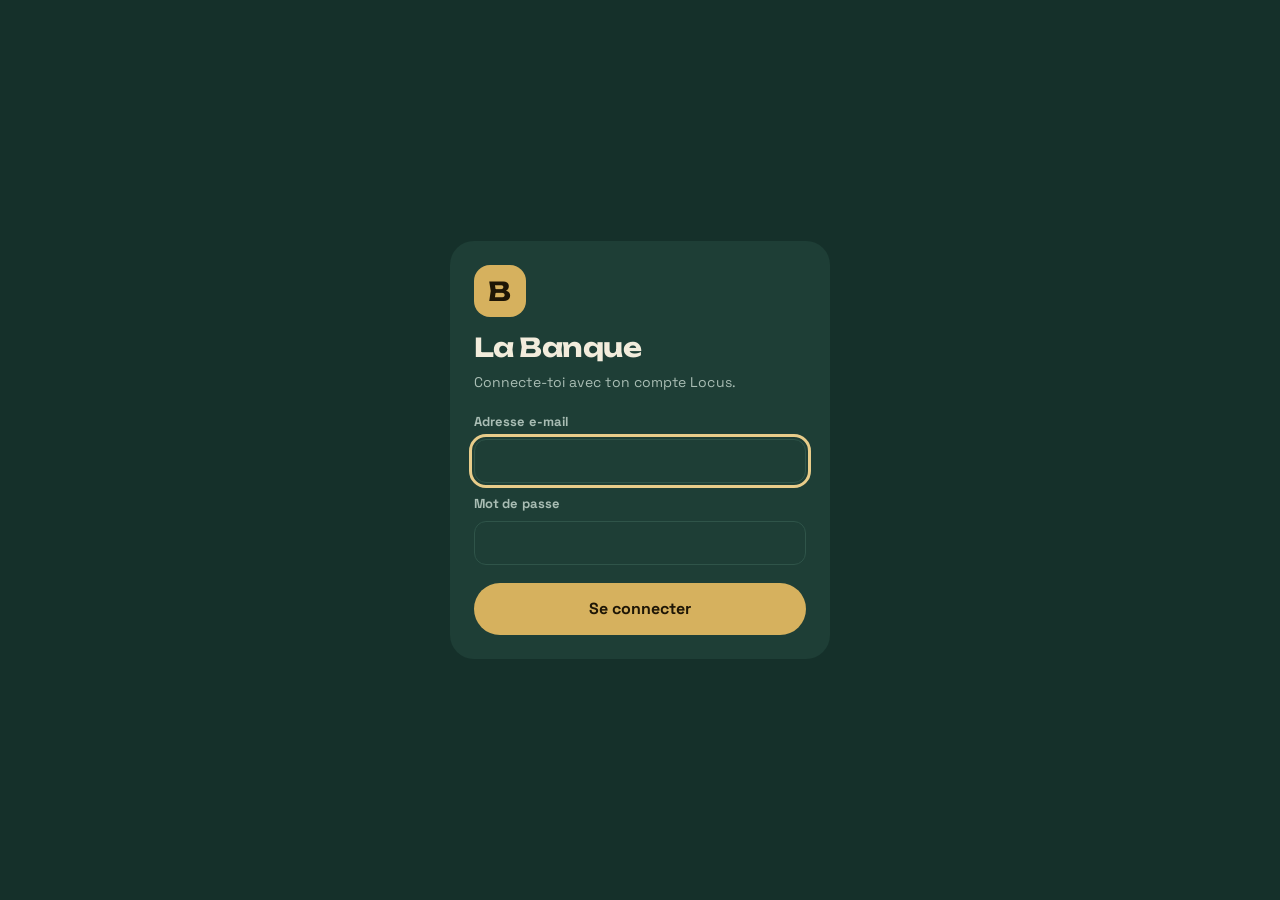
<file: banque/index.html>
<!doctype html>
<html lang="fr" data-lieu="banque">
<head>
<meta charset="utf-8">
<meta name="viewport" content="width=device-width,initial-scale=1,viewport-fit=cover">
<title>La Banque</title>
<meta name="theme-color" content="#102620">
<meta name="mobile-web-app-capable" content="yes">
<meta name="apple-mobile-web-app-capable" content="yes">
<link rel="manifest" href="../manifest.webmanifest">
<link rel="icon" href="icons/tete-192.png">
<link rel="apple-touch-icon" href="icons/apple-touch-icon.png">
<style>
@font-face{font-family:"Atkinson Hyperlegible";font-weight:400;font-style:normal;font-display:swap;src:url(../commun/fonts/atkinson-hyperlegible-latin-400-normal.woff2) format("woff2")}
@font-face{font-family:"Atkinson Hyperlegible";font-weight:700;font-style:normal;font-display:swap;src:url(../commun/fonts/atkinson-hyperlegible-latin-700-normal.woff2) format("woff2")}
@font-face{font-family:"Bricolage Grotesque";font-weight:600;font-style:normal;font-display:swap;src:url(../commun/fonts/bricolage-grotesque-latin-600-normal.woff2) format("woff2")}
@font-face{font-family:"Bricolage Grotesque";font-weight:700;font-style:normal;font-display:swap;src:url(../commun/fonts/bricolage-grotesque-latin-700-normal.woff2) format("woff2")}
/* Banque : style « Wallet » des maquettes — gris clair, cartes blanches arrondies, accent ambre */
:root{
  /* charte du 15.11 (commun/CHARTE.md) : lampe de banquier, vert bouteille et laiton ; --line vient du lieu */
  --bg:var(--page); --bhead:var(--page); --card:var(--surface); --tile:var(--surface-2); --protile:color-mix(in srgb,var(--surface) 55%,var(--surface-2)); --seg:var(--creux); --line2:var(--line-2);
  --text:var(--ink); --muted:var(--on-page-2); /* sur le fond de la page ; les cartes remettent --ink-3 */ --acc:var(--accent-ink); --accsoft:var(--accent-soft); --amber:var(--accent); --amberink:var(--on-acc); --pro:color-mix(in srgb,#3E7BFA 55%,var(--ink));
  --neg:var(--bad); --pos:var(--good); --possoft:var(--good-soft); --suggest:color-mix(in srgb,var(--accent) 16%,var(--surface));
  --shadow:none;
  --body:var(--f-body); --title:var(--f-display);
}
*{box-sizing:border-box}
html,body{height:100%}
body{margin:0;background:var(--bg);color:var(--text);font:16px/1.4 var(--body);-webkit-tap-highlight-color:transparent}
button,input,select,textarea{font:inherit;color:inherit}
button{cursor:pointer}
:focus-visible{outline:3px solid var(--acc);outline-offset:2px}
[hidden]{display:none!important}
h1,h2,h3{margin:0;font-family:var(--title)}
.num{font-variant-numeric:tabular-nums}
.pos{color:var(--pos)} .neg{color:var(--neg)}
svg.i{flex:none;display:block}

/* en-tête */
.ibtn{width:48px;height:48px;border:0;background:transparent;border-radius:24px;display:grid;place-items:center;color:var(--text);flex:none;text-decoration:none}
.ibtn:hover{background:var(--tile);color:var(--text);--muted:var(--ink-3)}
.hd h1{flex:1;font-size:24px;font-weight:700}
.sync{height:32px;padding:0 12px;border:0;border-radius:16px;background:var(--tile);font-size:13px;font-weight:700;color:var(--muted);font-variant-numeric:tabular-nums}
.sync.ok{background:var(--possoft);color:var(--pos);--muted:var(--ink-3)} .sync.pend{background:var(--accsoft);color:var(--acc)} .sync.err{background:var(--bad-soft);color:var(--neg)}

main{max-width:760px;margin:0 auto;padding:16px max(16px,env(safe-area-inset-right,0px)) calc(110px + env(safe-area-inset-bottom,0px)) max(16px,env(safe-area-inset-left,0px));display:flex;flex-direction:column;gap:16px}
.fab{position:fixed;right:max(16px,env(safe-area-inset-right,0px));bottom:calc(24px + env(safe-area-inset-bottom,0px));z-index:26;width:60px;height:60px;border:0;border-radius:18px;background:var(--amber);color:var(--amberink);display:grid;place-items:center;box-shadow:0 0 0 3px var(--page)}
@media (min-width:800px){.fab{right:calc(50% - 380px + 16px)}}

.seg{display:flex;gap:4px;padding:4px;border-radius:14px;background:var(--seg)}
.seg button{flex:1 1 0;height:40px;border:0;border-radius:10px;background:transparent;color:var(--on-page);font-size:14px;font-weight:700}
.seg button[aria-pressed="true"]{background:var(--card);color:var(--text);box-shadow:none;--muted:var(--ink-3)}
.card{background:var(--card);border-radius:20px;box-shadow:var(--shadow);padding:16px;color:var(--text);--muted:var(--ink-3)}
.card>h2,.sect>.st h2{font-size:19px;font-weight:600}
.cap{font-size:12px;letter-spacing:.06em;color:var(--muted);text-transform:uppercase}
.sect{display:flex;flex-direction:column;gap:10px}
.st{display:flex;align-items:baseline;justify-content:space-between;gap:8px}
.tiles{display:grid;grid-template-columns:repeat(3,minmax(0,1fr));gap:8px}
@media (min-width:600px){.tiles{grid-template-columns:repeat(4,minmax(0,1fr))}}
.tile{background:var(--tile);border:0;border-radius:12px;padding:10px;display:flex;flex-direction:column;align-items:flex-start;gap:4px;text-align:left;min-height:64px;min-width:0;color:var(--text);--muted:var(--ink-3)}
.tile.pro{background:var(--protile);color:var(--text);--muted:var(--ink-3)}
.tile.inv{background:color-mix(in srgb,var(--accent) 14%,var(--surface))}
.tile:hover{filter:brightness(.97)}
.tile .n{display:flex;align-items:center;gap:5px;font-size:12px;color:var(--muted);max-width:100%;white-space:nowrap;overflow:hidden;text-overflow:ellipsis}
.tile .s{font-weight:700;font-size:15px;font-variant-numeric:tabular-nums;max-width:100%;overflow:hidden;text-overflow:ellipsis}
.totrow{display:flex;align-items:baseline;justify-content:space-between;gap:8px;padding:2px 2px 0}
.totrow span:first-child{font-size:13px;color:var(--muted)} .totrow b{font-size:16px;font-variant-numeric:tabular-nums}
.big{display:flex;align-items:baseline;justify-content:space-between;gap:8px}
.big b{font-family:var(--title);font-size:30px;font-weight:700;font-variant-numeric:tabular-nums}

.kpis{display:grid;grid-template-columns:repeat(3,minmax(0,1fr));gap:8px;margin:10px 0 12px}
.kpis>div{background:var(--tile);border-radius:12px;padding:8px 10px;min-width:0;color:var(--text);--muted:var(--ink-3)}
.kpis .v{font-weight:700;font-variant-numeric:tabular-nums;overflow-wrap:anywhere}
.bars{display:flex;flex-direction:column;gap:9px}
.bar{display:grid;grid-template-columns:28px 1fr auto;gap:2px 10px;align-items:center;font-size:14px}
.bar .dot{grid-row:1/3;width:28px;height:28px;border-radius:14px;display:grid;place-items:center;color:#fff}
.bar .track{height:6px;border-radius:3px;background:var(--tile);grid-column:2/4;color:var(--text);--muted:var(--ink-3)}
.bar .fill{height:100%;border-radius:3px}
.dette{display:flex;justify-content:space-between;gap:8px;padding:10px 0;border-top:1px solid var(--line);font-size:15px}
.dette:first-of-type{border-top:0}

.ops{list-style:none;margin:0;padding:0}
.op{display:flex;align-items:center;gap:12px;width:100%;border:0;border-top:1px solid var(--line);background:transparent;padding:10px 0;text-align:left;color:inherit}
.ops li:first-child .op{border-top:0}
.ic{position:relative;width:44px;height:44px;border-radius:22px;display:grid;place-items:center;color:#fff;flex:none}
.op .mid{flex:1;min-width:0;display:flex;flex-direction:column;gap:2px}
.op .ti{font-weight:700;font-size:15px;white-space:nowrap;overflow:hidden;text-overflow:ellipsis}
.op .ti:has(.tt){display:flex;align-items:center;min-width:0}
.op .ti .tt{flex:0 1 auto;min-width:3ch;overflow:hidden;text-overflow:ellipsis}
.op .ti .tg{flex:0 0 auto;max-width:55%;overflow:hidden;text-overflow:ellipsis;white-space:nowrap}
.op .sub{font-size:13px;color:var(--muted);white-space:nowrap;overflow:hidden;text-overflow:ellipsis}
.op .end{display:flex;flex-direction:column;align-items:flex-end;gap:2px;flex:none}
.op .mt{font-weight:700;font-size:15px;font-variant-numeric:tabular-nums}
.op .ac{font-size:12px;color:var(--muted)}
.tg{display:inline-block;font-size:11px;font-weight:700;color:var(--acc);background:var(--accsoft);border-radius:8px;padding:0 6px;margin-left:5px;vertical-align:1px}
.lien{height:44px;border:0;border-top:1px solid var(--line);background:transparent;color:var(--acc);font-size:15px;font-weight:700;text-align:left;padding:0;width:100%;margin-top:4px}
.jour{display:flex;justify-content:space-between;gap:8px;font-size:12px;letter-spacing:.06em;text-transform:uppercase;color:var(--muted);font-weight:700;margin-bottom:2px}

.nav{display:flex;align-items:center;justify-content:space-between;gap:8px}
.nav b{font-family:var(--title);font-size:19px;font-weight:600;text-transform:capitalize}
.rond{width:44px;height:44px;border:1px solid var(--line);border-radius:14px;background:var(--card);color:var(--acc);display:grid;place-items:center;--muted:var(--ink-3)}
.filtres{display:grid;grid-template-columns:1fr 1fr;gap:8px}
.filtres .wide{grid-column:1/-1}
.sel,.input{width:100%;min-width:0;height:44px;border:1px solid var(--line);border-radius:12px;background:var(--card);padding:0 12px;font-size:15px;color:var(--text);--muted:var(--ink-3)}
.input.area{height:auto;padding:10px 12px}
.pill{height:40px;padding:0 14px;border:1px solid var(--line);border-radius:20px;background:var(--card);font-size:14px;display:inline-flex;align-items:center;gap:6px;white-space:nowrap;color:var(--text);--muted:var(--ink-3)}
.pill[aria-pressed="true"]{background:var(--amber);border-color:var(--amber);color:var(--amberink);font-weight:700}
.pill.dash{border:1px dashed var(--line2);background:transparent}
.pill.tagp[aria-pressed="true"]{background:var(--accsoft);border-color:var(--amber);color:var(--acc)}
.pills{display:flex;gap:6px;flex-wrap:wrap}
.pills.scroll{flex-wrap:nowrap;overflow-x:auto;scrollbar-width:none;padding-bottom:2px}
.pills.scroll::-webkit-scrollbar{display:none}
.btn{height:52px;border:0;border-radius:16px;background:var(--amber);color:var(--amberink);font-size:16px;font-weight:700;display:flex;align-items:center;justify-content:center;gap:8px;width:100%}
.btn.ghost{background:var(--card);color:var(--text);border:1px solid var(--line);--muted:var(--ink-3)}
.btn.warn{background:transparent;color:var(--neg);border:1px solid color-mix(in srgb,var(--bad) 55%,transparent)}
.btn.sm{height:44px;font-size:14px;width:auto;padding:0 16px}
.note{font-size:13px;color:var(--muted);margin:0}
.empty{font-size:14px;color:var(--muted);margin:0;padding:6px 0}
.err{color:var(--neg);font-weight:700;font-size:14px;margin:0}
.table{width:100%;border-collapse:collapse;font-size:14px}
.table td{border-top:1px solid var(--line);padding:8px 4px;vertical-align:middle}
.table tr:first-child td{border-top:0}
.table td.r{text-align:right;font-variant-numeric:tabular-nums}
.table input{width:120px;text-align:right;height:38px}
.cpt{display:grid;grid-template-columns:1fr 1fr;gap:8px;padding:12px 0;border-top:1px solid var(--line)}
.cpt:first-of-type{border-top:0}
.cpt.off{opacity:.55}
.cpt-l,.cpt-r{display:flex;flex-direction:column;gap:6px;min-width:0}
.cpt-r .input{text-align:right}
@media (max-width:420px){.cpt{grid-template-columns:1fr}}

/* feuille de saisie */
.scrim{position:fixed;inset:0;z-index:40;background:color-mix(in srgb,#000 55%,transparent);display:flex;align-items:flex-end;justify-content:center}
.sheet{background:var(--bg);width:100%;max-width:520px;max-height:100%;height:100%;overflow-y:auto;padding:0 16px calc(16px + env(safe-area-inset-bottom,0px));display:flex;flex-direction:column;gap:12px;animation:up .2s ease-out}
@media (min-width:600px){.scrim{align-items:center}.sheet{height:auto;max-height:94%;border-radius:24px;padding-top:6px}}
@keyframes up{from{transform:translateY(30px);opacity:.5}to{transform:none;opacity:1}}
.sh{position:sticky;top:0;z-index:3;background:var(--bg);display:flex;align-items:center;gap:4px;margin:0 -8px;padding:calc(6px + env(safe-area-inset-top,0px)) 0 4px}
.sh h2{font-size:20px;font-weight:700;flex:1;min-width:0;white-space:nowrap;overflow:hidden;text-overflow:ellipsis}
.okb{height:42px;padding:0 12px 0 10px;border:0;border-radius:21px;background:var(--amber);color:var(--amberink);font-size:14px;font-weight:700;display:flex;align-items:center;gap:4px;flex:none;margin-right:8px}
.okb:active{filter:brightness(.95)}
.montant{display:flex;align-items:baseline;justify-content:center;gap:8px;padding:2px 0}
.montant b{font-family:var(--title);font-size:48px;font-weight:700;font-variant-numeric:tabular-nums;line-height:1.1}
.montant span{font-size:18px;color:var(--muted)}
.cats{display:grid;grid-template-columns:repeat(4,minmax(0,1fr));gap:8px 4px}
@media (min-width:480px){.cats{grid-template-columns:repeat(5,minmax(0,1fr))}}
.cat{border:0;background:transparent;display:flex;flex-direction:column;align-items:center;gap:6px;padding:4px 0;font-size:12px;line-height:1.2;text-align:center;color:var(--text)}
.cat .ic{width:46px;height:46px;border-radius:23px}
.cat[aria-pressed="true"]{font-weight:700}
.cat[aria-pressed="true"] .ic{box-shadow:0 0 0 3px var(--bg),0 0 0 6px var(--amber)}
.subs{background:var(--card);border-radius:14px;padding:8px;color:var(--text);--muted:var(--ink-3)}
.montant .sg{min-width:.5ch}
.m-in{font-family:var(--title);font-size:48px;font-weight:700;line-height:1.15;border:0;border-bottom:2px solid var(--line);border-radius:0;background:transparent;text-align:center;width:5.5ch;field-sizing:content;min-width:2.2ch;max-width:70vw;padding:0 4px;font-variant-numeric:tabular-nums;caret-color:var(--acc)}
.m-in:focus{outline:none;border-bottom-color:var(--amber)}
.m-in::placeholder{color:var(--line2)}
.part{display:grid;grid-template-columns:100px 1fr 44px;gap:6px}
.part button{border:1px solid var(--line);border-radius:12px;background:var(--card);color:var(--text);--muted:var(--ink-3)}
.lbl{font-size:13px;font-weight:700;color:var(--muted)}
.field{display:flex;flex-direction:column;gap:6px}

.cgrp{padding:8px 16px 12px}
.cgrp.off{opacity:.7}
.crow{display:flex;align-items:center;gap:10px;width:100%;border:0;border-top:1px solid var(--line);background:transparent;padding:10px 0;text-align:left;color:inherit;font-size:15px;min-height:44px}
.card>.crow:first-child,.crow.maitre{border-top:0}
.crow.maitre{font-weight:700}
.crow.off{opacity:.6}
.crow .dot{width:30px;height:30px;border-radius:15px;display:grid;place-items:center;flex:none}
.crow .cn{flex:1;min-width:0}
.crow .cv{display:flex;flex-direction:column;align-items:flex-end;flex:none}
.chk{display:flex;align-items:center;gap:8px;font-size:14px}
.chk input{width:20px;height:20px}
.buds{display:flex;flex-direction:column;margin-top:6px}
.bud{display:flex;flex-direction:column;gap:6px;border:0;border-top:1px solid var(--line);background:transparent;padding:10px 0;text-align:left;color:inherit;width:100%}
.bud:first-child{border-top:0}
.bud-h{display:flex;justify-content:space-between;gap:8px;align-items:baseline}
.bud-n{font-size:15px;min-width:0}
.bud-h>.num{white-space:nowrap;flex:none}
.bud-t{position:relative;height:10px;border-radius:5px;background:var(--tile);overflow:visible;color:var(--text);--muted:var(--ink-3)}
.bud-t i{display:block;height:100%;border-radius:5px}
.bud-t em{position:absolute;top:-3px;width:2px;height:16px;margin-left:-1px;background:var(--text);border-radius:1px}
.vite{color:var(--acc);font-weight:700}
.hist{display:grid;grid-template-columns:repeat(6,minmax(0,1fr));gap:6px;margin-top:8px}
.hist>span{display:flex;flex-direction:column;align-items:center;background:var(--tile);border-radius:10px;padding:6px 2px;font-size:13px;color:var(--text);--muted:var(--ink-3)}
.hist>span.neg b{color:var(--neg)}
.rel{display:flex;flex-direction:column;gap:2px;margin-top:6px;font-size:14px}
input[type=checkbox]{accent-color:var(--acc)}
.exl .chk{padding:7px 0;align-items:flex-start}
.exl .chk input{margin-top:1px;flex:none}
.exl .cap{display:block;margin-top:10px}
.avl{display:flex;flex-direction:column;margin-top:6px}
.avr{display:flex;justify-content:space-between;align-items:flex-start;gap:8px;padding:8px 0;border-top:1px solid var(--line);font-size:15px}
.avr:first-child{border-top:0}
.avn{display:flex;flex-direction:column;gap:2px;min-width:0}
.avr.alerte{font-size:14px}
.avr b.num{white-space:nowrap}
.rec{display:flex;flex-wrap:wrap;align-items:flex-start;gap:4px 10px;padding:10px 0;border-top:1px solid var(--line)}
.card>h2+.rec,.card>.note+.rec{border-top:0}
.rec.off{opacity:.65}
.rec-b{flex:1;min-width:0;display:flex;flex-direction:column;gap:2px;border:0;background:transparent;padding:0;text-align:left;color:inherit;font-size:15px}
.rec-n{font-weight:700}
.rec-m{display:flex;flex-direction:column;align-items:flex-end;flex:none}
.rec-a{flex-basis:100%;display:flex;gap:6px;justify-content:flex-end}
.vt{display:flex;gap:4px;flex:none}
.tbtn.ic2{width:36px;padding:0;display:grid;place-items:center}
.tbtn.ic2[aria-pressed="true"]{background:var(--amber);color:var(--amberink)}
.fro{display:flex;justify-content:center;margin:4px 0 10px}
.fro .part{cursor:pointer;outline:none}
.fro .part:hover,.fro .part:focus-visible{filter:brightness(1.08)}
.fro .part:focus-visible{stroke:var(--acc);stroke-width:3}
.rk.leg2 .rk-b{display:none}
.rk.leg2 .rk-row{padding:5px 4px}
.mrow{display:flex;justify-content:space-between;align-items:baseline;gap:8px;width:100%;border:0;border-top:1px solid var(--line);background:transparent;padding:8px 0;text-align:left;color:inherit;font-size:14px}
.mrow .rk-n{white-space:normal}
.piste{padding:12px 0;border-top:1px solid var(--line)}
.piste:first-of-type{border-top:0;padding-top:6px}
.piste .pv{font-weight:700;white-space:nowrap}
.kpis .note{font-size:12px}
.dsec{margin-top:10px}
.dsec>.st{padding-bottom:4px}
.dette-b{border:0;background:transparent;padding:0;text-align:left;display:flex;flex-direction:column;gap:2px;flex:1;min-width:0;color:inherit;font-size:15px}
.dette-b .note{font-size:13px}
.dette.off{opacity:.75}
.retard{color:var(--neg);font-weight:700}
.bon{color:var(--pos);font-weight:700}
.sr{position:absolute;width:1px;height:1px;overflow:hidden;clip:rect(0 0 0 0);white-space:nowrap}
.big b.neg{color:var(--neg)}
.big b small{font-size:.55em;font-weight:600;color:var(--muted)}
.sh2{font-size:19px;font-weight:600;margin:22px 4px 10px}
.vrow{display:flex;gap:8px;align-items:center;margin-top:10px}
.vrow .input{flex:1;max-width:200px}
.etapes{list-style:none;margin:8px 0 0;padding:0}
.etape{display:flex;gap:12px;align-items:flex-start;padding:10px 0;border-top:1px solid var(--line)}
.etape:first-child{border-top:0}
.etape .no{flex:none;width:28px;height:28px;border-radius:50%;display:grid;place-items:center;font-weight:700;font-size:14px;background:var(--tile);color:var(--text);margin-top:1px;--muted:var(--ink-3)}
.etape.ok .no{background:var(--pos)}
.etape .tx{flex:1;min-width:0;display:flex;flex-direction:column;gap:2px}
.etape.ok .tx b{color:var(--muted);font-weight:600}
.etape .act{flex:none;align-self:center}
.docs{display:flex;flex-wrap:wrap;gap:10px;margin:6px 0 10px}
.doc{position:relative}
.doc-v{width:76px;height:76px;border-radius:12px;overflow:hidden;border:1px solid var(--line);background:var(--tile);padding:0;display:grid;place-items:center;flex:none;color:var(--text);--muted:var(--ink-3)}
.doc-v img{width:100%;height:100%;object-fit:cover;display:block}
.doc-pdf{font-weight:700;font-size:13px;color:var(--neg)}
.doc-x{position:absolute;top:-8px;right:-8px;width:26px;height:26px;border-radius:50%;background:var(--card);border:1px solid var(--line2);display:grid;place-items:center;padding:0;color:var(--text);--muted:var(--ink-3)}
.doc-att{position:absolute;left:4px;bottom:4px;font-size:10px;background:rgba(255,255,255,.9);border-radius:6px;padding:1px 4px;color:var(--muted)}
.clip{flex:none;margin-left:4px;font-size:13px;cursor:pointer}
.docv{position:fixed;inset:0;z-index:100;background:rgba(10,10,12,.94);display:flex;flex-direction:column;color:#fff}
.docv[hidden]{display:none}
.docv-h{display:flex;align-items:center;justify-content:space-between;gap:8px;padding:calc(8px + env(safe-area-inset-top,0px)) 12px 8px 16px;font-weight:600}
.docv-h span{overflow:hidden;text-overflow:ellipsis;white-space:nowrap}
.docv-c{flex:1;min-height:0;display:flex;flex-direction:column;align-items:center;justify-content:center;gap:12px;padding:8px 8px calc(12px + env(safe-area-inset-bottom,0px))}
.docv-c img{max-width:100%;max-height:100%;object-fit:contain;border-radius:6px}
.docv-c iframe{width:100%;flex:1;border:0;background:#fff;border-radius:6px}
.ij{display:flex;gap:12px;align-items:flex-start}
.ij-t{flex:1;min-width:0;display:flex;flex-direction:column;gap:2px}
.ij-l{display:flex;justify-content:space-between;gap:8px}
.ij-l b:first-child{overflow:hidden;text-overflow:ellipsis;white-space:nowrap}
.plain{list-style:none;margin:0;padding:0;display:flex;flex-direction:column;gap:6px}
.gdt-f{display:flex;flex-wrap:wrap;gap:8px;margin-top:10px}
.gdt-f .input{flex:1 1 180px}
.sem{margin-top:12px;padding-top:12px;border-top:1px solid var(--line)}
.sem-v{margin:4px 0 2px;font-size:16px}
.sem-v b{font-variant-numeric:tabular-nums}
.rapl{list-style:none;margin:6px 0 0;padding:0}
.rapl>li{border-top:1px solid var(--line);padding-bottom:8px}
.rapl>li:first-child{border-top:0}
.rapl .op{border-top:0}
.rapa{display:flex;gap:8px;flex-wrap:wrap;align-items:center;padding-left:56px}
.note.orph{padding-left:56px;margin:0 0 8px}
.prop{height:36px;padding:0 12px;border:1px solid var(--amber);border-radius:18px;background:var(--accsoft);color:var(--acc);font-size:13px;font-weight:700;display:inline-flex;align-items:center;gap:6px;max-width:100%}
.prop.doute{background:transparent;border-style:dashed;color:var(--muted)}
.ic.vide{background:var(--tile);color:var(--muted)}
.card.rappel{box-shadow:var(--shadow),inset 4px 0 0 var(--amber)}
.rapi{border-top:1px solid var(--line);padding:10px 0;display:flex;flex-direction:column;gap:6px}
.rapi:first-of-type{border-top:0}
.rapi-t{display:flex;justify-content:space-between;gap:8px}
.rapi-t b{min-width:0;overflow:hidden;text-overflow:ellipsis;white-space:nowrap}
.rapi-t .num{font-weight:700;flex:none}
/* statistiques */
.filt{display:flex;flex-wrap:wrap;gap:8px;align-items:center}
.filt .seg{flex:1 1 240px}
.pnav{display:flex;align-items:center;gap:6px;margin-left:auto}
.pnav b{font-family:var(--title);font-size:18px;font-weight:600;min-width:52px;text-align:center;font-variant-numeric:tabular-nums}
.pnav .rond{width:40px;height:40px}
.rond:disabled{opacity:.35;cursor:default}
.hd-c{display:flex;align-items:center;justify-content:space-between;gap:8px}
.hd-c h2{font-size:19px;font-weight:600}
.tbtn{height:32px;padding:0 12px;border:1px solid var(--line);border-radius:16px;background:var(--card);font-size:13px;color:var(--muted);flex:none}
.tbtn[aria-pressed="true"]{background:var(--amber);border-color:var(--amber);color:var(--amberink)}
.viz{position:relative;margin-top:4px}
.viz svg{display:block;overflow:visible}
.viz text{font:12px var(--body);fill:var(--ink-3);font-variant-numeric:tabular-nums}
.viz .hit{fill:transparent;outline:none}
.viz .hit:hover,.viz .hit:focus-visible{fill:color-mix(in srgb,var(--ink) 7%,transparent)}
.viz .hit.nb:hover,.viz .hit.nb:focus-visible{fill:transparent}
.viz .hit:focus-visible{stroke:var(--acc);stroke-width:2}
.leg{display:flex;gap:16px;flex-wrap:wrap;font-size:13px;color:var(--muted);margin:6px 0 2px}
.leg span{display:inline-flex;align-items:center;gap:6px}
.leg i{width:12px;height:12px;border-radius:3px;display:inline-block}
.leg i.ln{height:2px;width:16px;border-radius:1px}
.tip{position:fixed;z-index:60;pointer-events:none;background:var(--card);border:1px solid var(--line);border-radius:12px;box-shadow:0 6px 18px rgba(16,24,40,.14);padding:8px 10px;font-size:13px;min-width:130px;max-width:260px;color:var(--text);--muted:var(--ink-3)}
.tip .tt{color:var(--muted);font-size:12px;margin-bottom:4px;text-transform:none}
.tip .tl{display:flex;align-items:center;gap:8px;line-height:1.5}
.tip .tl i{width:12px;height:2px;border-radius:1px;flex:none}
.tip .tl b{font-size:14px;font-variant-numeric:tabular-nums}
.tip .tl span{color:var(--muted)}
.rk{display:flex;flex-direction:column;margin-top:4px}
.rk-row{display:grid;grid-template-columns:28px minmax(0,1fr) auto;gap:4px 10px;align-items:center;border:0;background:transparent;padding:7px 4px;margin:0 -4px;text-align:left;border-radius:10px;color:inherit;width:calc(100% + 8px)}
button.rk-row:hover{background:var(--surface-2);color:var(--text);--muted:var(--ink-3)}
.rk-row.nodot{grid-template-columns:minmax(0,1fr) auto}
.rk-row .dot{grid-row:1/3;width:28px;height:28px;border-radius:14px;display:grid;place-items:center}
.rk-n{font-size:14px;white-space:nowrap;overflow:hidden;text-overflow:ellipsis}
.rk-v{font-size:14px;font-weight:700;font-variant-numeric:tabular-nums;text-align:right;white-space:nowrap}
.rk-v small{font-size:12px;font-weight:400;color:var(--muted);margin-left:6px}
.rk-b{grid-column:2/4;height:10px}
.rk-row.nodot .rk-b{grid-column:1/3}
.rk-b i{display:block;height:10px;border-radius:0 4px 4px 0}
.rk-sub{padding:0 0 6px 38px;display:flex;flex-direction:column}
.rk-sub .rk-row{grid-template-columns:minmax(0,1fr) auto;padding:5px 4px}
.rk-sub .rk-b{grid-column:1/3;height:8px}
.rk-sub .rk-b i{height:8px}
.rk-sub .rk-n{font-size:13px}
.pjs{display:flex;flex-direction:column;gap:12px;margin-top:6px}
.pj{display:flex;flex-direction:column;gap:2px}
.pj-h{display:flex;justify-content:space-between;gap:8px;font-size:14px;margin-bottom:2px}
.pj-b{display:flex;align-items:center;gap:8px;height:12px;font-size:12px;color:var(--muted)}
.pj-b i{display:block;height:10px;border-radius:0 4px 4px 0}
.tscroll{overflow-x:auto;margin-top:6px}
.stab{font-size:13px}
.stab td{padding:7px 3px}
.stab th{font-size:12px;color:var(--muted);text-align:left;font-weight:700;padding:4px}
.stab th.r{text-align:right}
.stab td:first-child{white-space:pre}
.login{position:fixed;inset:0;z-index:100;background:var(--bg);display:grid;place-items:center;padding:0 16px}
.lbox{width:100%;max-width:380px;background:var(--card);border-radius:24px;box-shadow:var(--shadow);padding:24px;display:flex;flex-direction:column;gap:8px;color:var(--text);--muted:var(--ink-3)}
.lbox .logo{width:52px;height:52px;border-radius:16px;background:var(--amber);color:var(--amberink);display:grid;place-items:center;font-family:var(--title);font-size:26px;font-weight:700;margin-bottom:4px}
.lbox h1{font-size:26px}
.lbox p{margin:0 0 8px;font-size:14px;color:var(--muted)}
.lbox label{font-size:13px;font-weight:700;color:var(--muted);margin-top:4px}

/* ===== Charte du 15.11 : typo de la Forge, étiquettes mono, formes en pilule ===== */
body{letter-spacing:.005em;-webkit-font-smoothing:antialiased}
h1,h2,h3,.card>h2,.sect>.st h2{letter-spacing:-.02em}
.card>h2,.sect>.st h2{font-size:16px;font-weight:700}
.cap{font-family:var(--f-mono);letter-spacing:.12em;font-size:11px}
.btn{border-radius:var(--pill)}
.seg{border-radius:var(--pill)}.seg button{border-radius:var(--pill)}
.seg button[aria-pressed="true"]{background:var(--amber);color:var(--amberink)}
.card{border:1px solid var(--line)}
.fab{background:var(--amber);color:var(--amberink)}
</style>
<link rel="stylesheet" href="../commun/cadre.css">
<link rel="stylesheet" href="../commun/lieux.css">
<script src="../commun/couleurs.js"></script>
</head>
<body>
<div id="login" class="login" hidden><form class="lbox" id="loginForm"><span class="logo" aria-hidden="true">B</span><h1>La Banque</h1><p>Connecte-toi avec ton compte Locus.</p><label for="l-mail">Adresse e-mail</label><input class="input" type="email" id="l-mail" autocomplete="username" required><label for="l-pass">Mot de passe</label><input class="input" type="password" id="l-pass" autocomplete="current-password" required><button class="btn" type="submit" style="margin-top:10px">Se connecter</button><p class="err" id="l-err" hidden></p></form></div>
<header class="oh"><div class="oh-bar"><a class="oh-orga" href="../" aria-label="Retour à l'accueil de Locus"><svg class="ic" viewBox="0 0 20 20" aria-hidden="true"><circle cx="10" cy="10" r="8"/><path d="M8.5 8.5h3v3h-3zM10 2v2.5M10 15.5V18M2 10h2.5M15.5 10H18"/></svg></a><h1 class="oh-nom">La Banque</h1><button class="sync" id="sync" data-sync data-act="reglages" aria-label="État de la synchronisation">…</button><span class="oh-sp"></span><button class="oh-b" type="button" data-ampoule><svg class="ic" viewBox="0 0 20 20" aria-hidden="true"><path d="M7 15h6M8 18h4M10 2a5 5 0 0 0-3.2 8.8V13h6.4v-2.2A5 5 0 0 0 10 2z"/></svg></button><button class="oh-b" type="button" data-tab="reglages" aria-label="Réglages"><svg class="ic" viewBox="0 0 20 20" aria-hidden="true"><circle cx="10" cy="10" r="3"/><path d="M10 1.5v3M10 15.5v3M1.5 10h3M15.5 10h3M4 4l2.1 2.1M13.9 13.9 16 16M16 4l-2.1 2.1M6.1 13.9 4 16"/></svg></button></div>
<nav class="ot tabs" aria-label="Sections"><button class="ot-t" data-tab="accueil">Accueil</button><button class="ot-t" data-tab="ops">Opérations</button><button class="ot-t" data-tab="stats">Stats</button></nav></header>
<main id="view" aria-live="polite"></main>
<button class="fab" data-act="saisie" aria-label="Nouvelle saisie"><svg class="i" width="26" height="26" viewBox="0 0 24 24" fill="none" stroke="currentColor" stroke-width="2.4" stroke-linecap="round" aria-hidden="true"><path d="M12 5v14M5 12h14"/></svg></button>
<div class="scrim" id="scrim" hidden><div class="sheet" id="sheet" role="dialog" aria-modal="true" aria-labelledby="sh-titre"></div></div>
<input type="file" id="fichier" accept=".json,application/json" hidden>
<input type="file" id="f-just" accept=".zip,application/zip,application/x-zip-compressed" hidden>
<input type="file" id="f-yuh" accept=".csv,.xlsx,.json,application/json,text/csv,text/comma-separated-values,application/vnd.openxmlformats-officedocument.spreadsheetml.sheet" hidden>
<script src="../commun/supabase.js"></script>
<script src="../commun/projets.js"></script>
<script>
'use strict';
/* =============================== Données =============================== */
/* Projets de l'Établi (commun/projets.js, étape 2 du plan) : une opération peut être reliée à un projet, perso ou pro (champ t.projet) */
let PB=null;
function projetsChoix(){ if(!PB) return []; const D={}; PB.domaines().forEach(d=>{ D[d.id]=d; });
  return PB.liste().filter(p=>p.size!=='mini').map(p=>({p,d:p.parent&&D[p.parent]?D[p.parent]:null})).sort((a,b)=>(!!a.p.closed-!!b.p.closed)||String(a.d?a.d.name:'~').localeCompare(String(b.d?b.d.name:'~'),'fr')||a.p.name.localeCompare(b.p.name,'fr')); }
function projetNom(id){ const p=PB&&id?PB.get(id):null; return p?(p.emoji?p.emoji+' ':'')+p.name:''; }
const SB_URL='https://rzcpjsffpvuvbdtqymms.supabase.co', SB_KEY='sb_publishable_mJNXDji0NMOmLFqo3GusGg_JBkFhJmC', TABLE='cash_rows';
const KIND={c:'compte',k:'categorie',g:'tag',t:'tx',d:'dette',s:'reglage',r:'regle',b:'budget',o:'objectif',v:'valeur',f:'document',i:'import'};
const VIR='autres.virement-interne', AJU='autres.ajustement-de-solde';
const ARBRE=[['Alimentation',['Courses','Restaurants & cafés']],['Maison',[]],['Mobilité',['Transports publics','Recharge','Parking','Véhicule']],
  ['Achats',['Vêtements','Électronique','Bricolage & outils','Cadeaux offerts','Divers']],['Santé',[]],['Loisirs',['Sport','Sorties & spectacles','Hobbies','Hébergement']],
  ['Numérique',['Téléphone & internet','Logiciels & abonnements']],['Finances',['Impôts','Assurances','Frais administratifs']],
  ['Revenus',['Salaire','Chômage & allocations','Ventes','Cadeaux reçus','Remboursements','Intérêts & dividendes']],
  ['Pro',['GDT','Isolation','Fertik','Parkour','Petits travaux']],['Autres',['Virement interne','Ajustement de solde']]];
/* palette des catégories, validée pour les graphiques (validate_palette.js : contraste, daltonisme, vision normale) */
const COULEUR={alimentation:'#D02C2A',maison:'#C47D04',mobilite:'#9E1FC6',achats:'#1A99DA',sante:'#DF407F',loisirs:'#4A9D15',numerique:'#4E6AFD',finances:'#AC8B26',revenus:'#267F47',pro:'#3480FC',autres:'#9CA3AF'};
const TYPES={courant:'Compte courant',epargne:'Épargne',especes:'Espèces',dette:'Dette / créance',placements:'Placements'};

let S={comptes:{},cats:{},tags:{},tx:{},dettes:{},budgets:{},docs:{},regl:{}};
let sb=null, UID=null, EMAIL='', prev={}, dirty=new Set(), lastPull=null, pushing=false, pushTimer=null, syncErr='', booted=false;
const ui={tab:'accueil',scope:'tout',mois:moisDe(today()),periode:'mois',fCompte:'',fCat:'',fTag:'',q:'',limite:150,sPer:'annee',sAn:today().slice(0,4),sTab:{},sOuvert:null};
const CK=()=>'cash-cache-'+UID;

function today(){ const d=new Date(); return d.getFullYear()+'-'+String(d.getMonth()+1).padStart(2,'0')+'-'+String(d.getDate()).padStart(2,'0'); }
function moisDe(d){ return d.slice(0,7); }
function slug(s){ return String(s).normalize('NFD').replace(/[̀-ͯ]/g,'').toLowerCase().replace(/[^a-z0-9]+/g,'-').replace(/^-|-$/g,''); }
function uid(){ return Date.now().toString(36)+Math.random().toString(36).slice(2,7); }
function esc(s){ return String(s==null?'':s).replace(/[&<>"']/g,c=>({'&':'&amp;','<':'&lt;','>':'&gt;','"':'&quot;',"'":'&#39;'}[c])); }
function fmt(n,signe){ if(n==null||isNaN(n)) return '—'; const a=Math.abs(n).toFixed(2).replace(/\B(?=(\d{3})+(?!\d))/g,'’'); return (n<0?'−':(signe&&n>0?'+':''))+a; }
function num(s){ if(typeof s==='number') return s; const v=parseFloat(String(s||'').replace(/[’'\s]/g,'').replace(',','.')); return isNaN(v)?null:v; }
function r2(n){ return Math.round(n*100)/100; }
function dLong(d){ return new Date(d+'T12:00').toLocaleDateString('fr-CH',{weekday:'long',day:'numeric',month:'long'}); }
function mLong(m){ return new Date(m+'-15T12:00').toLocaleDateString('fr-CH',{month:'long',year:'numeric'}); }

/* --- catégories --- */
function catsTri(){ return Object.values(S.cats).filter(c=>!c.archive).sort((a,b)=>(a.ordre||0)-(b.ordre||0)); }
function maitres(){ return catsTri().filter(c=>!c.parent); }
function sousDe(id){ return catsTri().filter(c=>c.parent===id); }
function maitreDe(id){ const c=S.cats[id]; return c?(c.parent||c.id):null; }
function catNom(id){ const c=S.cats[id]; return c?c.nom:'Sans catégorie'; }
function catChemin(id){ const c=S.cats[id]; if(!c) return 'Sans catégorie'; return c.parent&&S.cats[c.parent]?S.cats[c.parent].nom+' › '+c.nom:c.nom; }
function couleur(id){ return COULEUR[maitreDe(id)]||'#A8A59A'; }
function estPro(id){ return maitreDe(id)==='pro'; }
function estVir(t){ return t.cat===VIR; }
function semerCategories(){ ARBRE.forEach(([m,subs],i)=>{ const mid=slug(m); if(!S.cats[mid]) S.cats[mid]={id:mid,nom:m,parent:null,ordre:i}; subs.forEach((s,j)=>{ const id=mid+'.'+slug(s); if(!S.cats[id]) S.cats[id]={id,nom:s,parent:mid,ordre:j}; }); }); }

/* --- comptes et soldes --- */
function comptesTous(){ return Object.values(S.comptes).sort((a,b)=>(a.ordre||0)-(b.ordre||0)); }
function groupeDe(c){ return c.groupe||(c.type==='placements'?'invest':c.pro?'pro':'prive'); }
function comptesTri(){ return Object.values(S.comptes).filter(c=>!c.archive).sort((a,b)=>(a.ordre||0)-(b.ordre||0)); }
function solde(c){
  if(c.type==='placements'&&c.devise&&c.devise!=='CHF') return c.valeur;
  const d0=c.date_initiale; let s=c.solde_initial||0; for(const t of Object.values(S.tx)) if(t.compte===c.id&&(!d0||t.date>=d0)) s+=t.montant; return r2(s);
}
/* solde à la fin d'un jour : le solde de départ sert d'ancre, les lignes d'avant le départ remontent le temps */
function soldeAu(c,d){ if(c.devise&&c.devise!=='CHF') return null; const d0=c.date_initiale; let s=c.solde_initial||0;
  for(const t of Object.values(S.tx)){ if(t.compte!==c.id) continue; if(!d0||t.date>=d0){ if(t.date<=d) s+=t.montant; } else if(t.date>d) s-=t.montant; }
  return r2(s); }
function dansScope(c){ return ui.scope==='tout'||(ui.scope==='pro'?!!c.pro:!c.pro); }
function lignes(t){ return t.parts&&t.parts.length?t.parts.map(p=>({montant:p.montant,cat:p.cat})):[{montant:t.montant,cat:t.cat}]; }
function txScope(cat){ return ui.scope==='tout'||(ui.scope==='pro'?estPro(cat):!estPro(cat)); }
function tagsActifs(d){ return Object.values(S.tags).filter(g=>g.du&&g.au&&d>=g.du&&d<=g.au&&g.actif).map(g=>g.id); }

/* =============================== Synchro =============================== */
function canon(v){ if(Array.isArray(v)) return '['+v.map(x=>canon(x===undefined?null:x)).join(',')+']'; if(v&&typeof v==='object') return '{'+Object.keys(v).sort().filter(k=>v[k]!==undefined).map(k=>JSON.stringify(k)+':'+canon(v[k])).join(',')+'}'; return JSON.stringify(v===undefined?null:v); }
function rowsOf(st){ const r={};
  for(const c of Object.values(st.comptes)) r['c:'+c.id]=c; for(const c of Object.values(st.cats)) r['k:'+c.id]=c;
  for(const g of Object.values(st.tags)) r['g:'+g.id]=g; for(const t of Object.values(st.tx)) r['t:'+t.id]=t;
  for(const d of Object.values(st.dettes)) r['d:'+d.id]=d; for(const b of Object.values(st.budgets||{})) r['b:'+b.id]=b; for(const f of Object.values(st.docs||{})) r['f:'+f.id]=f; if(Object.keys(st.regl).length) r['s:reglages']=st.regl; return r; }
function fromRows(map){ const st={comptes:{},cats:{},tags:{},tx:{},dettes:{},budgets:{},docs:{},regl:{}};
  for(const k in map){ let d; try{ d=JSON.parse(map[k]); }catch(e){ continue; } if(!d) continue; const p=k[0];
    if(p==='c') st.comptes[d.id]=d; else if(p==='k') st.cats[d.id]=d; else if(p==='g') st.tags[d.id]=d; else if(p==='t') st.tx[d.id]=d; else if(p==='d') st.dettes[d.id]=d; else if(p==='b') st.budgets[d.id]=d; else if(p==='f') st.docs[d.id]=d; else if(k==='s:reglages') st.regl=d; }
  return st; }
function persist(){ if(!UID) return; try{ localStorage.setItem(CK(),JSON.stringify({prev,dirty:[...dirty],lastPull})); }catch(e){} }
function save(){ if(!UID) return; const cur=rowsOf(S); let ch=false;
  for(const k in cur){ const v=canon(cur[k]); if(prev[k]!==v){ prev[k]=v; dirty.add(k); ch=true; } }
  for(const k in prev){ if(!(k in cur)){ delete prev[k]; dirty.add(k); ch=true; } }
  if(ch){ persist(); schedulePush(); setSync(); } }
function schedulePush(d){ clearTimeout(pushTimer); pushTimer=setTimeout(push,d==null?1200:d); }
async function push(){
  if(!sb||!UID||pushing||!dirty.size){ setSync(); return; }
  if(!navigator.onLine){ setSync(); return; }
  pushing=true; setSync('sending');
  const keys=[...dirty].slice(0,250), sent={};
  const rows=keys.map(k=>{ sent[k]=prev[k]; const kind=KIND[k[0]]||'reglage'; return (k in prev)?{user_id:UID,key:k,kind,data:JSON.parse(prev[k]),deleted:false}:{user_id:UID,key:k,kind,data:null,deleted:true}; });
  try{
    const {error}=await sb.from(TABLE).upsert(rows,{onConflict:'user_id,key'}); if(error) throw error;
    keys.forEach(k=>{ if(prev[k]===sent[k]) dirty.delete(k); });
    persist(); syncErr=''; pushing=false; setSync();
    if(dirty.size) schedulePush(200); else envoyerDocs();
  }catch(e){ pushing=false; syncErr=(e&&e.message)||String(e); setSync(); schedulePush(15000); }
}
async function pull(full){
  if(!sb||!UID) return false;
  if(!navigator.onLine){ setSync(); return false; }
  try{
    const since=full?null:lastPull; let changed=false, maxTs=lastPull, from=0;
    for(;;){
      let q=sb.from(TABLE).select('key,data,deleted,updated_at').order('updated_at',{ascending:true}).range(from,from+999);
      if(since) q=q.gte('updated_at',since);
      const {data,error}=await q; if(error) throw error;
      data.forEach(r=>{ if(!maxTs||r.updated_at>maxTs) maxTs=r.updated_at; if(dirty.has(r.key)) return;
        if(r.deleted||r.data==null){ if(r.key in prev){ delete prev[r.key]; changed=true; } }
        else { const v=canon(r.data); if(prev[r.key]!==v){ prev[r.key]=v; changed=true; } } });
      if(data.length<1000) break; from+=1000;
    }
    lastPull=maxTs; persist();
    if(changed){ S=fromRows(prev); render(); }
    syncErr=''; setSync(); return true;
  }catch(e){ syncErr=(e&&e.message)||String(e); setSync(); return false; }
}
function setSync(force){
  const el=document.getElementById('sync'); let cls='ok', txt='✓ À jour', tip='Tout est enregistré';
  if(!navigator.onLine){ cls='off'; txt='hors ligne'+(dirty.size?' · '+dirty.size:''); tip='Hors ligne : les changements partiront au retour du réseau'; }
  else if(syncErr){ cls='err'; txt='⚠'+(dirty.size?' '+dirty.size:''); tip='Problème de synchro : '+syncErr; }
  else if(force==='sending'||dirty.size){ cls='pend'; txt='↻'+(dirty.size?' '+dirty.size:''); tip='Envoi en cours'; }
  el.className='sync '+cls; el.textContent=txt; el.title=tip;
}

/* =============================== Icônes =============================== */
const P={
  cart:'M2 3h3l2.7 11.4a2 2 0 0 0 2 1.6h8.6a2 2 0 0 0 2-1.6L22 7H6M9 21h.01M18 21h.01', resto:'M7 3v8M5 3v4a2 2 0 0 0 4 0V3M7 11v10M17 21V3c-2 1-3 4-3 7h3',
  home:'M3 10.5 12 3l9 7.5V20a1 1 0 0 1-1 1h-5v-6h-6v6H4a1 1 0 0 1-1-1z', car:'M5 17h14v-5l-2-5H7l-2 5zM5 12h14M7.5 17v2M16.5 17v2',
  train:'M7 3h10a3 3 0 0 1 3 3v8a3 3 0 0 1-3 3H7a3 3 0 0 1-3-3V6a3 3 0 0 1 3-3zM4 10h16M8 21l2-4M16 21l-2-4', zap:'M13 2 4 14h7l-1 8 9-12h-7z',
  park:'M6 3h12a3 3 0 0 1 3 3v12a3 3 0 0 1-3 3H6a3 3 0 0 1-3-3V6a3 3 0 0 1 3-3zM10 17V7h3.5a3 3 0 0 1 0 6H10', bag:'M6 7h12l1 14H5zM9 7a3 3 0 0 1 6 0',
  shirt:'M8 3 4 6l2 4 2-1v12h8V9l2 1 2-4-4-3c-1 2-2.5 3-4 3S9 5 8 3z', phone:'M8 2h8a2 2 0 0 1 2 2v16a2 2 0 0 1-2 2H8a2 2 0 0 1-2-2V4a2 2 0 0 1 2-2zM11 18h2',
  wrench:'M14.7 6.3a4 4 0 0 0-5.4 5.4L3 18l3 3 6.3-6.3a4 4 0 0 0 5.4-5.4l-2.6 2.6-2.4-.6-.6-2.4z', gift:'M3 8h18v4H3zM12 8v13M5 12v9h14v-9M12 8S9 7 9 5a2 2 0 0 1 3-1.7A2 2 0 0 1 15 5c0 2-3 3-3 3',
  dots:'M5 12h.01M12 12h.01M19 12h.01', heart:'M19 14c1.5-1.5 3-3.2 3-5.5A5.5 5.5 0 0 0 16.5 3c-1.8 0-3 .5-4.5 2-1.5-1.5-2.7-2-4.5-2A5.5 5.5 0 0 0 2 8.5c0 2.3 1.5 4 3 5.5l7 7z',
  activity:'M22 12h-4l-3 9L9 3l-3 9H2', ticket:'M3 8a2 2 0 0 0 2-2h14a2 2 0 0 0 2 2v2a2 2 0 0 0 0 4v2a2 2 0 0 0-2 2H5a2 2 0 0 0-2-2v-2a2 2 0 0 0 0-4zM14 6v12',
  star:'M12 3l2.6 5.3 5.9.9-4.3 4.1 1 5.8L12 16.4 6.8 19.1l1-5.8L3.5 9.2l5.9-.9z', bed:'M3 7v13M21 13v7M3 13h18M3 17h18M7 13V10h5a3 3 0 0 1 3 3',
  monitor:'M4 5h16v10H4zM2 20h20M12 15v5', bank:'M3 21h18M5 21V10M9 21V10M15 21V10M19 21V10M12 3 3 8h18z', receipt:'M6 2h12v20l-3-2-3 2-3-2-3 2zM9 7h6M9 11h6M9 15h4',
  shield:'M12 3 4 7v5c0 4.5 3.4 7.6 8 9 4.6-1.4 8-4.5 8-9V7z', file:'M14 3H6a2 2 0 0 0-2 2v14a2 2 0 0 0 2 2h12a2 2 0 0 0 2-2V9zM14 3v6h6',
  coins:'M9 3a6 6 0 1 0 0 12A6 6 0 0 0 9 3zM15.5 9.6a6 6 0 1 1-6 6', down:'M12 4v14M5 11l7 7 7-7', briefcase:'M4 7h16a1 1 0 0 1 1 1v11a1 1 0 0 1-1 1H4a1 1 0 0 1-1-1V8a1 1 0 0 1 1-1zM9 7V5a2 2 0 0 1 2-2h2a2 2 0 0 1 2 2v2M3 13h18',
  swap:'m16 3 4 4-4 4M20 7H4M8 21l-4-4 4-4M4 17h16', card:'M4 6h16a1 1 0 0 1 1 1v12a1 1 0 0 1-1 1H4a1 1 0 0 1-1-1V7a1 1 0 0 1 1-1zM3 10h18M16 15h2',
  chart:'M3 3v18h18M7 15l4-4 3 3 6-6', hex:'M12 2 21 7v10l-9 5-9-5V7zM12 10a2 2 0 1 0 0 4 2 2 0 0 0 0-4z',
  people:'M16 21v-2a4 4 0 0 0-4-4H6a4 4 0 0 0-4 4v2M9 3a4 4 0 1 0 0 8 4 4 0 0 0 0-8zM22 21v-2a4 4 0 0 0-3-3.9M16 3.1a4 4 0 0 1 0 7.8',
  x:'M18 6 6 18M6 6l12 12', back:'M21 5H9l-7 7 7 7h12a1 1 0 0 0 1-1V6a1 1 0 0 0-1-1zM18 9l-6 6M12 9l6 6', check:'M20 6 9 17l-5-5',
  chevL:'m15 18-6-6 6-6', chevR:'m9 18 6-6-6-6', cal:'M5 5h14a1 1 0 0 1 1 1v14a1 1 0 0 1-1 1H5a1 1 0 0 1-1-1V6a1 1 0 0 1 1-1zM4 9h16M8 3v4M16 3v4', split:'M16 3h5v5M8 3H3v5M21 3l-7 7M3 3l7 7M12 22V13'
};
function svg(d,size,color,sw){ return '<svg class="i" width="'+(size||22)+'" height="'+(size||22)+'" viewBox="0 0 24 24" fill="none" stroke="'+(color||'currentColor')+'" stroke-width="'+(sw||2)+'" stroke-linecap="round" stroke-linejoin="round" aria-hidden="true"><path d="'+d+'"/></svg>'; }
const ICAT={alimentation:'cart','alimentation.courses':'cart','alimentation.restaurants-cafes':'resto',maison:'home',mobilite:'car','mobilite.transports-publics':'train','mobilite.recharge':'zap','mobilite.parking':'park','mobilite.vehicule':'car',
  achats:'bag','achats.vetements':'shirt','achats.electronique':'phone','achats.bricolage-outils':'wrench','achats.cadeaux-offerts':'gift','achats.divers':'dots',sante:'heart',
  loisirs:'activity','loisirs.sport':'activity','loisirs.sorties-spectacles':'ticket','loisirs.hobbies':'star','loisirs.hebergement':'bed',numerique:'monitor','numerique.telephone-internet':'phone','numerique.logiciels-abonnements':'monitor',
  finances:'bank','finances.impots':'receipt','finances.assurances':'shield','finances.frais-administratifs':'file',revenus:'down','revenus.salaire':'briefcase',pro:'briefcase',autres:'swap'};
function icCat(id){ return P[ICAT[id]||ICAT[maitreDe(id)]||'dots']; }
const CCOMPTE={yuh:'#E5484D','yuh-epargne':'#F28C28','yuh-placements':'#C08A12','bas-cc':'#3E7BFA','bas-epargne':'#7C5CFF',especes:'#2E9E6B',tmnous:'#0EA5A4',crypto:'#8B5CF6'};
function typeDe(c){ return slug(c.type||''); }   /* « espèces », « épargne » : avec ou sans accents selon l’origine */
function icCompte(c){ const ty=typeDe(c), d=c.devise&&c.devise!=='CHF'?P.hex:ty==='epargne'?P.shield:ty==='especes'?P.coins:ty==='dette'?P.people:ty==='placements'?P.chart:c.pro?P.bank:P.card; return svg(d,14,CCOMPTE[c.id]||'#5C6270',2.4); }

/* =============================== Écrans =============================== */
const $view=document.getElementById('view'), $scrim=document.getElementById('scrim'), $sheet=document.getElementById('sheet');
function render(){
  document.querySelectorAll('.oh [data-tab]').forEach(b=>b.setAttribute('aria-current',b.dataset.tab===ui.tab?'page':'false'));
  cacherTip();
  if(!booted){ $view.innerHTML=''; return; }
  $view.innerHTML=ui.tab==='accueil'?vAccueil():ui.tab==='ops'?vOps():ui.tab==='stats'?vStats():ui.tab==='rappro'?vRappro():ui.tab==='cats'?vCats():ui.tab==='tags'?vTags():ui.tab==='recur'?vRecur():ui.tab==='compte'?vCompte():vReglages();
}
function seg(attr,cur,opts,label){ return '<div class="seg" role="group" aria-label="'+label+'">'+opts.map(([k,n])=>'<button data-'+attr+'="'+k+'" aria-pressed="'+(cur===k)+'">'+n+'</button>').join('')+'</div>'; }
function tuile(c){ const s=solde(c), dev=c.devise&&c.devise!=='CHF'; return '<button class="tile'+(groupeDe(c)==='pro'?' pro':groupeDe(c)==='invest'?' inv':'')+'" data-compte="'+esc(c.id)+'"><span class="n">'+icCompte(c)+esc(c.nom)+'</span><span class="s'+(s<0?' neg':'')+'">'+fmt(s)+(dev?' '+esc(c.devise):'')+'</span></button>'; }
function totalCHF(cs){ return r2(cs.filter(c=>!(c.devise&&c.devise!=='CHF')).reduce((a,c)=>a+(solde(c)||0),0)); }

const GROUPES=[['prive','Comptes privés','Total privé'],['pro','Comptes pro','Total pro'],['invest','Investissements','Total investi']];
function vAccueil(){
  const cs=comptesTri();
  if(!cs.length) return '<div class="card"><h2>Bienvenue</h2><p class="note" style="margin-top:6px">Banque est vide pour l’instant. Charge tes données de départ dans <b>Réglages</b>, puis note tes dépenses avec le bouton +.</p><p style="margin:12px 0 0"><button class="btn sm" data-tab="reglages">Aller aux réglages</button></p></div>';
  const autres=cs.filter(c=>c.devise&&c.devise!=='CHF');
  let h='<div class="big"><span class="cap">Patrimoine en CHF</span><b>'+fmt(totalCHF(cs))+'</b></div>';
  if(autres.length) h+='<p class="note" style="margin-top:-12px;text-align:right">+ '+autres.map(c=>fmt(solde(c))+' '+esc(c.devise)+' ('+esc(c.nom)+')').join(', ')+'</p>';
  GROUPES.forEach(([g,titre,tot])=>{ const L=cs.filter(c=>groupeDe(c)===g); if(!L.length) return;
    h+='<section class="sect" aria-labelledby="t-'+g+'"><div class="st"><h2 id="t-'+g+'">'+titre+'</h2></div><div class="tiles">'+L.map(tuile).join('')+'</div><div class="totrow"><span>'+tot+' en CHF</span><b>'+fmt(totalCHF(L))+'</b></div></section>'; });
  const pt=pointSemaine(); h+=pt||carteYuh();
  h+=carteDettes(cs);
  h+=carteAvenir();
  /* ce mois-ci */
  const m=moisDe(today()); let dep=0, rev=0; const parCat={};
  for(const t of Object.values(S.tx)){ if(t.date.slice(0,7)!==m||estVir(t)) continue;
    for(const l of lignes(t)){ const s=sensLigne(l); if(!s||!txScope(l.cat)) continue; if(s==='dep'){ dep+=l.montant; const k=maitreDe(l.cat)||'?'; parCat[k]=(parCat[k]||0)+l.montant; } else rev+=l.montant; } }
  dep=r2(dep); rev=r2(rev);
  const top=Object.entries(parCat).filter(x=>x[1]<-0.005).sort((a,b)=>a[1]-b[1]).slice(0,6), max=top.length?-top[0][1]:1;
  h+='<section class="card" aria-labelledby="t-mois"><div class="st"><h2 id="t-mois" style="text-transform:capitalize">'+esc(mLong(m))+'</h2></div><div style="margin-top:10px">'+seg('scope',ui.scope,[['prive','Privé'],['pro','Pro'],['tout','Tout']],'Dépenses privées, pro ou toutes')+'</div><div class="kpis"><div><span class="cap">Dépenses</span><div class="v neg">'+fmt(dep)+'</div></div><div><span class="cap">Revenus</span><div class="v pos">'+fmt(rev,true)+'</div></div><div><span class="cap">Net</span><div class="v">'+fmt(r2(dep+rev),true)+'</div></div></div>';
  h+=top.length?'<div class="bars">'+top.map(([k,v])=>'<div class="bar"><span class="dot" style="background:'+couleur(k)+'">'+svg(icCat(k),15,'#fff',2.2)+'</span><span>'+esc(S.cats[k]?S.cats[k].nom:k)+'</span><span class="num">'+fmt(v)+'</span><div class="track"><div class="fill" style="width:'+Math.max(3,Math.round(-v/max*100))+'%;background:'+couleur(k)+'"></div></div></div>').join('')+'</div>':'<p class="empty">Aucune dépense ce mois-ci.</p>';
  h+='</section>';
  h+=carteBudgets();
  /* dernières opérations */
  const der=Object.values(S.tx).filter(t=>t.source!=='miroir'&&t.source!=='feuille').sort((a,b)=>b.date.localeCompare(a.date)||String(b.cree||'').localeCompare(String(a.cree||''))).slice(0,6);
  h+='<section class="card" aria-labelledby="t-der"><h2 id="t-der">Dernières opérations</h2>'+(der.length?'<ul class="ops" style="margin-top:6px">'+der.map(t=>opLi(t)).join('')+'</ul>':'<p class="empty">Rien pour l’instant.</p>')+'<button class="lien" data-tab="ops">Voir toutes les opérations</button></section>';
  return h;
}
function dateCourte(d){ const t=today(); if(d===t) return 'Aujourd’hui'; const y=new Date(Date.now()-864e5); const ys=y.getFullYear()+'-'+String(y.getMonth()+1).padStart(2,'0')+'-'+String(y.getDate()).padStart(2,'0'); if(d===ys) return 'Hier'; return d.slice(8,10)+'.'+d.slice(5,7)+'.'+(d.slice(0,4)!==t.slice(0,4)?d.slice(2,4):''); }
function opLi(t,sansDate){
  const vir=estVir(t), parts=t.parts&&t.parts.length;
  const titre=vir?'Virement':(parts?'Partagé':catNom(t.cat));
  const autre=S.comptes[t.autre]?S.comptes[t.autre].nom:(t.autre||'?');
  const sous=vir?((t.montant<0?'vers ':'depuis ')+autre):((t.tiers?t.tiers+' · ':'')+(parts?t.parts.map(p=>catNom(p.cat)).join(' + '):(S.comptes[t.compte]?S.comptes[t.compte].nom:'')));
  const tags=(t.projet&&projetNom(t.projet)?'<span class="tg">'+esc(projetNom(t.projet))+'</span>':'')+(t.tags||[]).map(g=>'<span class="tg">'+esc(S.tags[g]?S.tags[g].nom:g)+'</span>').join('')+(t.docs&&t.docs.length?'<span class="clip" data-voirdoc="'+esc(t.docs[0])+'" title="Voir le justificatif">📎'+(t.docs.length>1?t.docs.length:'')+'</span>':'');
  const col=vir?'#9CA3AF':parts?'#6B7280':couleur(t.cat), d=vir?P.swap:parts?P.split:icCat(t.cat);
  return '<li><button class="op" data-tx="'+esc(t.id)+'"><span class="ic" style="background:'+col+'">'+svg(d,22,'#fff')+'</span><span class="mid"><span class="ti"><span class="tt">'+esc(titre)+'</span>'+tags+'</span><span class="sub">'+esc(sous)+'</span></span><span class="end"><span class="mt '+(vir?'':t.montant<0?'neg':'pos')+'">'+fmt(t.montant,true)+'</span><span class="ac">'+(sansDate?esc(S.comptes[t.compte]?S.comptes[t.compte].nom:''):esc(dateCourte(t.date)))+'</span></span></button></li>';
}

function filtreTx(){
  const q=ui.q.trim().toLowerCase();
  return Object.values(S.tx).filter(t=>{
    if(ui.periode==='mois'&&t.date.slice(0,7)!==ui.mois) return false;
    if(ui.periode==='annee'&&t.date.slice(0,4)!==ui.mois.slice(0,4)) return false;
    if(ui.fCompte&&t.compte!==ui.fCompte) return false;
    if(!ui.fCompte&&t.source==='miroir') return false;
    if(ui.fCat){ const cs=lignes(t).map(l=>l.cat); if(!cs.some(c=>c===ui.fCat||maitreDe(c)===ui.fCat)) return false; }
    if(ui.fTag&&!(t.tags||[]).includes(ui.fTag)) return false;
    if(q&&!((t.tiers||'')+' '+(t.note||'')+' '+catChemin(t.cat)).toLowerCase().includes(q)) return false;
    return true; }).sort((a,b)=>b.date.localeCompare(a.date)||String(b.id).localeCompare(String(a.id)));
}
function vOps(){
  const L=filtreTx(); let ent=0, sor=0;
  L.forEach(t=>{ if(estVir(t)&&!ui.fCompte) return; if(t.montant<0) sor+=t.montant; else ent+=t.montant; });
  let h=ui.periode==='tout'?'<div class="nav"><b>Toutes les opérations</b></div>':'<div class="nav"><button class="rond" data-mois="-1" aria-label="Période précédente">'+svg(P.chevL,20)+'</button><b>'+esc(ui.periode==='annee'?ui.mois.slice(0,4):mLong(ui.mois))+'</b><button class="rond" data-mois="1" aria-label="Période suivante">'+svg(P.chevR,20)+'</button></div>';
  h+='<div class="filtres"><select class="sel" id="f-periode" aria-label="Période"><option value="mois"'+(ui.periode==='mois'?' selected':'')+'>Par mois</option><option value="annee"'+(ui.periode==='annee'?' selected':'')+'>Par année</option><option value="tout"'+(ui.periode==='tout'?' selected':'')+'>Tout</option></select>'
   +'<select class="sel" id="f-compte" aria-label="Compte"><option value="">Tous les comptes</option>'+comptesTous().map(c=>'<option value="'+esc(c.id)+'"'+(ui.fCompte===c.id?' selected':'')+'>'+esc(c.nom)+(c.archive?' (masqué)':'')+'</option>').join('')+'</select>'
   +'<select class="sel" id="f-cat" aria-label="Catégorie"><option value="">Toutes les catégories</option>'+maitres().map(m=>'<option value="'+m.id+'"'+(ui.fCat===m.id?' selected':'')+'>'+esc(m.nom)+'</option>'+sousDe(m.id).map(s=>'<option value="'+s.id+'"'+(ui.fCat===s.id?' selected':'')+'>   '+esc(s.nom)+'</option>').join('')).join('')+'</select>'
   +'<select class="sel" id="f-tag" aria-label="Étiquette"><option value="">Toutes les étiquettes</option>'+Object.values(S.tags).sort((a,b)=>a.nom.localeCompare(b.nom)).map(g=>'<option value="'+esc(g.id)+'"'+(ui.fTag===g.id?' selected':'')+'>'+esc(g.nom)+'</option>').join('')+'</select>'
   +'<input class="input wide" id="f-q" type="search" placeholder="Chercher un commerçant, une note…" value="'+esc(ui.q)+'"></div>';
  h+='<div class="kpis" style="margin:0"><div><span class="cap">Entrées</span><div class="v pos">'+fmt(r2(ent),true)+'</div></div><div><span class="cap">Sorties</span><div class="v neg">'+fmt(r2(sor))+'</div></div><div><span class="cap">Net</span><div class="v">'+fmt(r2(ent+sor),true)+'</div></div></div>';
  if(!L.length) return h+'<p class="empty">Aucune opération.</p>';
  const vis=L.slice(0,ui.limite), parJour={}; let jour='', html='';
  L.forEach(x=>{ if(!estVir(x)) parJour[x.date]=(parJour[x.date]||0)+x.montant; });
  vis.forEach(t=>{ if(t.date!==jour){ if(jour) html+='</ul></section>'; jour=t.date; html+='<section class="card" style="padding:12px 16px 4px"><div class="jour"><span>'+esc(dLong(jour))+'</span><span class="num">'+fmt(r2(parJour[jour]||0),true)+'</span></div><ul class="ops">'; } html+=opLi(t,true); });
  html+='</ul></section>';
  if(L.length>ui.limite) html+='<button class="btn ghost" data-act="plus">Afficher plus ('+(L.length-ui.limite)+')</button>';
  return h+html;
}

/* =============================== Page d'un compte =============================== */
function srcDe(c){ return c.id==='yuh'?'yuh':String(c.id).startsWith('bas')?'bas':null; }
function premierJour(c){ let d=c.date_initiale||today(); for(const t of Object.values(S.tx)) if(t.compte===c.id&&t.date<d) d=t.date; return d; }
function valeurLe(c){ if(c.valeur_le) return c.valeur_le; let d=''; for(const t of Object.values(S.tx)) if(t.compte===c.id&&t.cat===AJU&&t.tiers==='Variation de valeur'&&t.date>d) d=t.date; return d||null; }
/* valeur d'un placement : en devise, on garde la valeur ; en CHF, la différence devient une ligne « Variation de valeur » (ni dépense ni revenu) */
function mettreValeur(c,v){
  if(c.devise&&c.devise!=='CHF') c.valeur=r2(v);
  else { const ecart=r2(v-solde(c)); if(Math.abs(ecart)>=0.005){ const id=uid(); S.tx[id]={id,date:today(),compte:c.id,montant:ecart,tiers:'Variation de valeur',cat:AJU,tags:[],note:'Valeur mise à jour : '+fmt(v)+' CHF',parts:null,autre:null,lien:null,source:'saisie',cree:new Date().toISOString()}; } }
  c.valeur_le=today(); }
/* points de la courbe : chaque jour (3 mois), chaque semaine (12 mois) ou chaque fin de mois (tout), jamais avant la première ligne du compte */
function pointsSolde(c,per){
  const t=today(), p0=premierJour(c), veille=d=>isoD(new Date(Date.parse(d+'T12:00')-864e5)), plus=(d,n)=>isoD(new Date(Date.parse(d+'T12:00')+n*864e5));
  let D=[];
  if(per==='tout'){ D.push(veille(p0)); moisEntre(p0,t).forEach(m=>{ const f=finMois(m); D.push(f<t?f:t); }); }
  else { const pas=per==='3m'?1:7, n=per==='3m'?91:53; for(let i=n-1;i>=0;i--){ const d=plus(t,-i*pas); if(d>=veille(p0)) D.push(d); } if(D.length&&D[0]>veille(p0)&&p0>plus(t,-(n-1)*pas)) D.unshift(veille(p0)); }
  D=[...new Set(D)];
  return D.map(d=>({d,v:soldeAu(c,d)})); }
function vCompte(){
  const c=S.comptes[ui.cpt]; if(!c) { ui.tab='accueil'; return vAccueil(); }
  TIPS={}; const dev=c.devise&&c.devise!=='CHF', src=srcDe(c), inv=groupeDe(c)==='invest', s=solde(c), per=ui.cPer||'12m';
  let h=navRetour(esc(c.nom),'accueil',src?'<button class="btn sm" data-act="importyuh" style="width:auto">Importer</button>':'');
  h+='<div class="big" style="margin-top:14px"><span class="cap">'+(inv?'Valeur':'Solde')+'</span><b'+(s<0?' class="neg"':'')+'>'+fmt(s)+(dev?' <small>'+esc(c.devise)+'</small>':'')+'</b></div>';
  /* d'où viennent les chiffres */
  if(src){ const au=dernier(src), r=S.regl[src+'Import'], O=orphelines().filter(t=>t.compte===c.id).length, A=aClasser().filter(t=>t.compte===c.id).length;
    h+='<p class="note">Relevé '+(src==='yuh'?'Yuh':'BAS')+' '+(au?'jusqu’au '+esc(dCourte(au))+(r?' (import fait '+esc(ilYa(r.le))+')':''):'pas encore importé')+'.'
      +(A?' <b>'+A+'</b> opération'+(A>1?'s':'')+' à classer.':'')+(O?' <span class="retard"><b>'+O+'</b> saisie'+(O>1?'s':'')+' pas retrouvée'+(O>1?'s':'')+'</span> : le solde est peut-être faux.':'')+'</p>'
      +(A||O?'<p style="margin:6px 0 0"><button class="btn ghost sm" data-tab="rappro" style="width:auto">Vérifier</button></p>':''); }
  else if(inv){ const le=valeurLe(c);
    h+='<section class="card" aria-labelledby="t-val"><h2 id="t-val">Valeur</h2><p class="note" style="margin-top:4px">'+(le?'Dernière mise à jour : '+esc(dLong(le))+(jours(today(),le)>31?' · <span class="vite">à mettre à jour</span>':'')+'.':'Pas encore mise à jour ici.')
      +(dev?'':' Banque compte tout seul l’argent versé et retiré ; elle ne suit pas les cours : tape la valeur affichée par ta banque, la différence devient une « variation de valeur » (ni dépense ni revenu).')+'</p>'
      +'<div class="vrow"><input class="input num" id="c-valeur" inputmode="decimal" placeholder="'+esc(String(s==null?'':s))+'" aria-label="Valeur actuelle de '+esc(c.nom)+(dev?' en '+esc(c.devise):' en CHF')+'"><button class="btn sm" data-act="cvaleur" style="width:auto">Mettre à jour</button></div></section>'; }
  else h+='<p class="note">'+(c.type==='dette'?esc(c.note||'Compte partagé, tenu à la main.'):'Tenu à la main : ce sont tes saisies.')+'</p>';
  /* courbe du solde */
  if(!dev){
    const W=chartW(), pts=pointsSolde(c,per), n=pts.length;
    h+='<section class="card" aria-labelledby="t-cc">'+enTete('t-cc',inv?'Évolution':'Solde','cpt')+'<div style="margin:8px 0 4px">'+seg('cper',per,[['3m','3 mois'],['12m','12 mois'],['tout','Tout']],'Période de la courbe')+'</div>';
    if(n>=2){
      const lab=pts.map((p,i)=>per==='tout'?(i?moisCourt(p.d.slice(0,7),p.d.endsWith('-01-31')):''):p.d.slice(8,10)+'.'+p.d.slice(5,7)), tt=pts.map(p=>p.d===today()?'Aujourd’hui':dLong(p.d));
      if(ui.sTab.cpt) h+=tableau(['Date',inv?'Valeur':'Solde'],pts.slice().reverse().map((p,i)=>[esc(tt[n-1-i]),fmt(p.v)]));
      else h+='<div class="viz">'+courbe({W,pts,lab,tt,col:SERIE.pat,nom:inv?'Valeur':'Solde',label:(inv?'Valeur':'Solde')+' de '+c.nom})+'</div>';
      const a=pts[0].d, M=Object.values(S.tx).filter(t=>t.compte===c.id&&t.date>a&&t.date<=today());
      const fk=(v,sg)=>Math.abs(v)>=1000?fmt(v,sg).replace(/\.\d\d$/,''):fmt(v,sg);
      let ent=0, sor=0, vers=0, varv=0; M.forEach(t=>{ if(t.montant<0) sor+=t.montant; else ent+=t.montant; if(estVir(t)) vers+=t.montant; if(t.cat===AJU) varv+=t.montant; });
      h+=inv?'<div class="kpis"><div><span class="cap">Versé net</span><div class="v">'+fk(r2(vers),true)+'</div></div><div><span class="cap">Variations</span><div class="v '+(varv<0?'neg':'pos')+'">'+fk(r2(varv),true)+'</div></div><div><span class="cap">Évolution</span><div class="v">'+fk(r2(pts[n-1].v-pts[0].v),true)+'</div></div></div>'
        :'<div class="kpis"><div><span class="cap">Entrées</span><div class="v pos">'+fk(r2(ent),true)+'</div></div><div><span class="cap">Sorties</span><div class="v neg">'+fk(r2(sor))+'</div></div><div><span class="cap">Évolution</span><div class="v">'+fk(r2(pts[n-1].v-pts[0].v),true)+'</div></div></div>';
    } else h+='<p class="empty">Pas encore assez d’historique.</p>';
    h+='</section>'; }
  /* opérations du compte, avec le solde à la fin de chaque jour */
  const L=Object.values(S.tx).filter(t=>t.compte===c.id).sort((a,b)=>b.date.localeCompare(a.date)||String(b.cree||'').localeCompare(String(a.cree||''))||String(b.id).localeCompare(String(a.id)));
  if(!L.length) return h+'<p class="empty">Aucune opération sur ce compte.</p>';
  const lim=ui.cLim||100, parJour={}; L.forEach(t=>{ parJour[t.date]=(parJour[t.date]||0)+t.montant; });
  let jour='', html='';
  L.slice(0,lim).forEach(t=>{ if(t.date!==jour){ if(jour) html+='</ul></section>'; jour=t.date; const sj=dev?null:soldeAu(c,jour);
      html+='<section class="card" style="padding:12px 16px 4px"><div class="jour"><span>'+esc(dLong(jour))+'</span><span class="num">'+(sj!=null?'solde '+fmt(sj):fmt(r2(parJour[jour]),true))+'</span></div><ul class="ops">'; }
    html+=opLi(t,true).replace('<span class="ac">'+esc(c.nom)+'</span>',''); });
  html+='</ul></section>';
  if(L.length>lim) html+='<button class="btn ghost" data-act="cplus">Afficher plus ('+(L.length-lim)+')</button>';
  return h+'<h2 class="sh2">Opérations</h2>'+html;
}

/* =============================== Point de la semaine =============================== */
function lundiDe(d){ const x=new Date(d+'T12:00'), j=(x.getDay()+6)%7; x.setDate(x.getDate()-j); return isoD(x); }
function depSemaine(a,z){ let s=0; const parCat={};
  for(const t of Object.values(S.tx)){ if(t.date<a||t.date>z) continue;
    for(const l of lignes(t)){ if(sensLigne(l)!=='dep'||estPro(l.cat)) continue; s-=l.montant; const m=maitreDe(l.cat); parCat[m]=(parCat[m]||0)-l.montant; } }
  return {s:r2(s),parCat}; }
function pointSemaine(){
  const t=today(), L=lundiDe(t); if(S.regl.point===L||!Object.keys(S.tx).length) return '';
  const plus=(d,n)=>isoD(new Date(Date.parse(d+'T12:00')+n*864e5)), a=plus(L,-7), z=plus(L,-1);
  const yi=S.regl.yuhImport, yuhOk=!!(yi&&yi.le>=L), db=dernier('bas'), basRetard=!!S.comptes['bas-cc']&&(!db||jours(t,db)>35);
  const nC=aClasser().length, nO=orphelines().length;
  const esp=comptesTri().find(c=>typeDe(c)==='especes'), espOk=!esp||S.regl.especesVu===L;
  const E=[];
  E.push([yuhOk,'Importer le relevé Yuh',yuhOk?'Fait, jusqu’au '+dCourte(dernier('yuh'))+'.':(dernier('yuh')?'Le dernier s’arrête au '+dCourte(dernier('yuh'))+'.':''),yuhOk?'':'<button class="btn sm" data-act="importyuh" style="width:auto">Importer</button>']);
  if(basRetard) E.push([false,'Importer aussi la BAS',db?'Dernier relevé il y a '+jours(t,db)+' jours (une fois par mois suffit).':'Pas encore importée.','<button class="btn ghost sm" data-act="importyuh" style="width:auto">Importer</button>']);
  E.push([!nC,'Classer les opérations',nC?nC+' opération'+(nC>1?'s':'')+' à classer.':'Tout est classé.',nC?'<button class="btn ghost sm" data-tab="rappro" style="width:auto">Classer</button>':'']);
  E.push([!nO,'Vérifier les saisies',nO?nO+' saisie'+(nO>1?'s':'')+' pas retrouvée'+(nO>1?'s':'')+' dans le relevé.':'Toutes retrouvées dans les relevés.',nO?'<button class="btn ghost sm" data-tab="rappro" style="width:auto">Vérifier</button>':'']);
  const gd=gdtCfg(); if(gd.me) E.push([!gd.aVoir,'Vérifier GDT',gd.aVoir?gd.aVoir+' élément'+(gd.aVoir>1?'s':'')+' GDT à vérifier.':'GDT colle avec tes relevés.',gd.aVoir?'<button class="btn ghost sm" data-act="gdtsync" style="width:auto">Vérifier</button>':'']);
  if(esp) E.push([espOk,'Compter tes espèces',espOk?'C’est vérifié : '+fmt(solde(esp))+'.':'Banque dit '+fmt(solde(esp))+'. Tape ce que tu as vraiment, ou valide tel quel.',espOk?'':'<div class="vrow"><input class="input num" id="p-esp" inputmode="decimal" placeholder="'+esc(String(solde(esp)))+'" aria-label="Espèces que tu as vraiment"><button class="btn ghost sm" data-act="espok" style="width:auto">Valider</button></div>']);
  const fait=E.filter(e=>e[0]).length;
  let h='<section class="card rappel" aria-labelledby="t-pt"><div class="st"><h2 id="t-pt">Point de la semaine</h2><span class="note">'+fait+' / '+E.length+'</span></div><ol class="etapes">'
    +E.map(([ok,titre,txt,act],i)=>'<li class="etape'+(ok?' ok':'')+'"><span class="no" aria-hidden="true">'+(ok?svg(P.check,15,'#fff',3):i+1)+'</span><span class="tx"><b>'+esc(titre)+'</b>'+(ok?'<span class="sr"> (fait)</span>':'')+(txt?'<span class="note">'+esc(txt)+'</span>':'')+(act&&act.startsWith('<div')?act:'')+'</span>'+(act&&!act.startsWith('<div')?'<span class="act">'+act+'</span>':'')+'</li>').join('')+'</ol>';
  /* la semaine passée */
  const W=depSemaine(a,z), p0=comptesTri().reduce((d,c)=>c.date_initiale&&c.date_initiale<d?c.date_initiale:d,t); let tot=0, nb=0;
  for(let k=2;k<=13;k++){ const wa=plus(L,-7*k); if(wa<p0) break; tot+=depSemaine(wa,plus(wa,6)).s; nb++; }
  const moy=nb>=4?r2(tot/nb):null, top=Object.entries(W.parCat).filter(x=>x[1]>0.005).sort((x,y)=>y[1]-x[1]).slice(0,3);
  h+='<div class="sem"><span class="cap">Semaine du '+esc(dJM(a))+' au '+esc(dJM(z))+' (privé)</span><p class="sem-v"><b>'+fmt(W.s)+'</b> dépensés'+(moy!=null?' · ta moyenne : '+fmt0(moy)+' par semaine'+(W.s>moy*1.25?' <span class="vite">(plus que d’habitude)</span>':W.s<moy*0.8?' <span class="bon">(moins que d’habitude)</span>':''):'')+'</p>'
    +(top.length?'<p class="note">'+top.map(([k,v])=>esc(S.cats[k]?S.cats[k].nom:k)+' '+fmt0(v)).join(' · ')+'</p>':'')+(yuhOk?'':'<p class="note">Complet une fois le relevé Yuh importé.</p>')+'</div>';
  const B=Object.values(S.budgets).filter(b=>!b.archive).map(etatBudget);
  if(B.length){ const dep=B.filter(e=>e.part>1).length, vite=B.filter(e=>e.part<=1&&e.rythme!=null&&e.part>e.rythme*1.1&&e.part>0.2).length, ok=B.length-dep-vite;
    h+='<p class="note" style="margin-top:6px">Budgets : '+[ok?ok+' dans le rythme':'',vite?'<span class="vite">'+vite+' un peu vite</span>':'',dep?'<span class="retard">'+dep+' dépassé'+(dep>1?'s':'')+'</span>':''].filter(Boolean).join(', ')+'.</p>'; }
  h+='<button class="btn'+(fait===E.length?'':' ghost')+'" data-act="pointok" style="margin-top:12px">'+svg(P.check,20)+'Point terminé</button></section>';
  return h;
}

/* =============================== GDT (Gamins de Talus) → Banque =============================== */
/* Banque lit la base de GDT avec ton compte GDT (lecture seule, rien n'est écrit chez GDT).
   Ce qui touche tes comptes : tes dépenses GDT, ce que tu encaisses (factures, recettes) et les remboursements entre associés.
   Chaque élément GDT est relié à l'opération de Banque qui lui correspond (t.gdt = clé GDT) ; sinon il devient une saisie « gdt »
   que l'import des relevés retrouvera (sur n'importe quel compte de banque). Ventes TWINT : comparées aux versements TWINT Acquiring de la BAS. */
const GDT_URL='https://faouvytsqxridrwffrth.supabase.co', GDT_KEY='sb_publishable_EQKYeWZcBAPl_PjuMdfQjw_iRrc_7ak', GDT_CAT='pro.gdt';
let gsb=null, gdtP=null, gdtMsg='', gdtEnCours=false;
function gdtCfg(){ return S.regl.gdt||{}; }
function gdtClient(){ if(!gsb&&window.supabase&&window.supabase.createClient) gsb=window.supabase.createClient(GDT_URL,GDT_KEY,{auth:{persistSession:true,autoRefreshToken:true,storageKey:'banque-gdt-auth'}}); return gsb; }
async function gdtLire(){
  const c=gdtClient(); if(!c) throw new Error('connexion impossible');
  const {data:sd}=await c.auth.getSession(), ses=sd&&sd.session; if(!ses) throw new Error('reconnecte-toi à GDT (Réglages › GDT)');
  const {data:mb,error:e1}=await c.from('membres').select('personne').eq('user_id',ses.user.id); if(e1) throw e1;
  const me=mb&&mb[0]&&mb[0].personne; if(!me) throw new Error('ce compte n’est pas membre de GDT');
  const rows=[];
  for(const p of ['dep:','rec:','fac:','reg:']) for(let from=0;;from+=1000){
    const {data,error}=await c.from('rows').select('key,data,deleted').like('key',p+'%').order('key').range(from,from+999); if(error) throw error;
    rows.push(...(data||[])); if(!data||data.length<1000) break; }
  return {me,rows}; }
function gdtNum(v){ const x=parseFloat(String(v==null?'':v).replace(',','.').replace(/[’'\s]/g,'')); return isFinite(x)?x:0; }
function gdtNom(k){ return k==='noe'?'Noé':k==='nicolas'?'Nicolas':String(k||'?'); }
/* les éléments GDT qui touchent tes comptes. type : dep (dépense), rec (recette), reg (remboursement entre associés), twint (vente TWINT → versement BAS) */
function gdtMouvements(rows,me,depuis){
  const M=[];
  for(const r of rows){ if(!r||r.deleted||!r.data) continue; const d=r.data, k=r.key; let date=String(d.date||'').slice(0,10);
    if(k.startsWith('dep:')){ const m=r2(gdtNum(d.montant)); if(d.par!==me||!date||date<depuis||!(m>0)) continue;
      M.push({gk:k,date,montant:-m,type:'dep',compte:null,texte:String(d.objet||'Dépense GDT').trim()}); }
    else if(k.startsWith('rec:')){ const m=r2(gdtNum(d.montant)); if(d.par!==me||!date||date<depuis||!(m>0)) continue; const mo=slug(d.moyen||'');
      M.push({gk:k,date,montant:m,type:mo==='twint'?'twint':'rec',compte:mo==='especes'?'especes':null,texte:String(d.client||d.libelle||'Recette GDT').trim()}); }
    else if(k.startsWith('fac:')){ if(d.statut!=='payee'||d.groupe||(d.encaissePar||'nicolas')!==me) continue; date=String(d.payeeLe||d.date||'').slice(0,10); if(!date||date<depuis) continue;
      let m=r2(gdtNum(d.total)); if(!(m>0)) m=r2((d.lignes||[]).reduce((a,l)=>a+r2(gdtNum(l.quantite)*gdtNum(l.prix)),0)); if(!(m>0)) continue;
      M.push({gk:k,date,montant:m,type:'rec',compte:d.payeePar==='especes'?'especes':null,texte:('Facture '+(d.numero||d.blNumero||'')+(d.client&&d.client.nom?' · '+d.client.nom:'')).replace(/\s+/g,' ').trim()}); }
    else if(k.startsWith('reg:')){ const m=r2(gdtNum(d.montant)); if(!date||date<depuis||!(m>0)) continue;
      if(d.de===me) M.push({gk:k,date,montant:-m,type:'reg',compte:null,texte:'Remboursement GDT à '+gdtNom(d.a)});
      else if(d.a===me) M.push({gk:k,date,montant:m,type:'reg',compte:null,texte:'Remboursement GDT de '+gdtNom(d.de)}); } }
  return M.sort((a,b)=>a.date.localeCompare(b.date)); }
const estBanque=id=>id==='yuh'||String(id||'').startsWith('bas');
function couvert(d){ const y=dernier('yuh'), b=dernier('bas'); return !!(y&&b&&d<=isoD(new Date(Date.parse((y<b?y:b)+'T12:00')-3*864e5))); }
/* Prépare la synchro : rien n'est écrit. */
function preparerGdt(M,me){
  const P={me,M,lies:[],nouveaux:[],introuvables:[],changes:[],ecarts:[],supprimes:[],twint:[],twAttente:[],twSans:[],ign:0};
  const ign=gdtCfg().ignore||{}, lie={}, pris=new Set();
  Object.values(S.tx).forEach(t=>{ if(t.gdt){ lie[t.gdt]=t; pris.add(t.id); } });
  const vus=new Set(M.map(m=>m.gk));
  M.filter(m=>m.type!=='twint').forEach(m=>{
    const t=lie[m.gk];
    if(t){ if(t.source==='gdt'){ if(t.date!==m.date||Math.abs(t.montant-m.montant)>=0.005||t.tiers!==m.texte||(m.compte&&t.compte!==m.compte)) P.changes.push([m,t]); }
      else if(Math.abs(t.montant-m.montant)>=0.005&&!(t.gdt_m!=null&&Math.abs(t.gdt_m-m.montant)<0.005)) P.ecarts.push([m,t]);
      return; }
    if(ign[m.gk]){ P.ign++; return; }
    /* une opération déjà dans Banque : même montant, à 3 jours (10 si elle est seule à coller), Pro › GDT ou pas classée de préférence */
    const ok=t=>!pris.has(t.id)&&!estVir(t)&&t.source!=='miroir'&&!(t.parts&&t.parts.length)&&Math.abs(t.montant-m.montant)<0.005&&(m.compte?t.compte===m.compte:(estBanque(t.compte)||t.compte==='especes'));
    const C=Object.values(S.tx).filter(t=>ok(t)&&Math.abs(jours(t.date,m.date))<=10).map(t=>{ const d=Math.abs(jours(t.date,m.date)), c=t.cat===GDT_CAT?0:!t.cat?1:maitreDe(t.cat)==='pro'?2:4; return {t,d,sc:d+c*3}; }).filter(x=>x.d<=3||x.sc<=13).sort((a,b)=>a.sc-b.sc);
    const memes=M.filter(x=>x!==m&&x.type!=='twint'&&Math.abs(x.montant-m.montant)<0.005&&Math.abs(jours(x.date,m.date))<=10).length;
    const best=C[0]; if(best&&(best.d<=3||(C.length===1&&!memes))&&(best.sc<12||best.d<=1)){ pris.add(best.t.id); P.lies.push([m,best.t]); return; }
    if(m.compte==='especes'||!couvert(m.date)){ P.nouveaux.push(m); return; }
    /* proche : montant à 10 % (paiement en devise, frais) ou déjà en Pro › GDT à 3 jours */
    m.sugg=Object.values(S.tx).filter(t=>!pris.has(t.id)&&!estVir(t)&&t.source!=='miroir'&&Math.sign(t.montant)===Math.sign(m.montant)&&(estBanque(t.compte)||t.compte==='especes')).map(t=>{ const d=Math.abs(jours(t.date,m.date)), e=Math.abs(t.montant-m.montant)/Math.abs(m.montant); return {t,d,e}; })
      .filter(x=>x.d<=7&&(x.e<=0.1||(x.t.cat===GDT_CAT&&x.d<=3&&x.e<=0.5))).sort((a,b)=>(a.d/7+a.e*3)-(b.d/7+b.e*3)).slice(0,2).map(x=>x.t);
    P.introuvables.push(m); });
  Object.values(S.tx).forEach(t=>{ if(t.gdt&&!vus.has(t.gdt)) P.supprimes.push(t); });
  /* TWINT : le versement TWINT Acquiring d'un jour (BAS) = le brut des ventes TWINT de la veille dans GDT (ou de 2 à 4 jours avant) */
  const tw={}; M.filter(m=>m.type==='twint').forEach(m=>{ (tw[m.date]=tw[m.date]||[]).push(m); });
  const jrs=Object.keys(tw).sort(), t0=jrs[0], used=new Set(), som=D=>r2(tw[D].reduce((a,m)=>a+m.montant,0)), av=(d,k)=>isoD(new Date(Date.parse(d+'T12:00')-k*864e5));
  Object.values(S.tx).filter(t=>t.source==='bas'&&(t.canal==='acquiring'||/TWINT Acquiring/i.test(t.banque_nom||t.tiers||''))).map(t=>({t,...versementTwint(t)})).filter(x=>x.P&&t0&&x.P>t0).sort((a,b)=>a.P.localeCompare(b.P)).forEach(x=>{
    const C=[1,2,3,4].map(k=>av(x.P,k)).filter(D=>tw[D]&&!used.has(D)), D=C.find(D=>Math.abs(som(D)-x.brut)<0.005)||C[0]||null; if(D) used.add(D);
    const s=D?som(D):0; P.twint.push({t:x.t,P:x.P,D,brut:x.brut,gdt:s,n:D?tw[D].length:0,ok:!!D&&Math.abs(s-x.brut)<0.005,deja:!!(x.t.gdt_self&&x.t.gdt_self.du===D&&Math.abs(x.t.gdt_self.gdt-s)<0.005)}); });
  const b=dernier('bas');
  jrs.forEach(D=>{ if(used.has(D)) return; const o={D,gdt:som(D),n:tw[D].length}; if(b&&D<=av(b,5)) P.twSans.push(o); else P.twAttente.push(o); });
  return P; }
function versementTwint(t){ const n=String(t.note||''); let g=n.match(/Payout (\d{4})(\d\d)(\d\d) Gross: ([\d.]+)/); if(g) return {P:g[1]+'-'+g[2]+'-'+g[3],brut:r2(parseFloat(g[4]))};
  g=n.match(/(?:Ventes|Versement) TWINT du (\d\d)\.(\d\d)\.(\d{4})[^:]*: brut ([\d.]+)/); return g?{P:g[3]+'-'+g[2]+'-'+g[1],brut:r2(parseFloat(g[4]))}:{}; }
function nouvelleGdt(m){ const id='g'+hash(m.gk), c=m.compte||gdtCfg().compte||'bas-cc';
  S.tx[id]={id,date:m.date,compte:S.comptes[c]?c:'bas-cc',montant:m.montant,tiers:m.texte,cat:GDT_CAT,tags:tagsActifs(m.date),note:'',parts:null,autre:null,lien:null,source:'gdt',gdt:m.gk,cree:new Date().toISOString()}; }
/* Applique ce qui est sûr ; « ajout » : les éléments pas retrouvés que tu choisis d'ajouter quand même */
function appliquerGdt(P,ajout){
  let n=0;
  P.lies.forEach(([m,t])=>{ t.gdt=m.gk; if(!t.cat||t.cat!==GDT_CAT&&!estVir(t)) t.cat=GDT_CAT; if(!t.note) t.note=m.texte; else if(!t.note.includes(m.texte)) t.note=m.texte+' · '+t.note; n++; });
  P.nouveaux.forEach(m=>{ nouvelleGdt(m); n++; });
  P.introuvables.forEach(m=>{ if(ajout&&ajout.has(m.gk)){ nouvelleGdt(m); n++; } });
  P.changes.forEach(([m,t])=>{ Object.assign(t,{date:m.date,montant:m.montant,tiers:m.texte}); if(m.compte) t.compte=m.compte; n++; });
  P.supprimes.forEach(t=>{ if(t.source==='gdt') delete S.tx[t.id]; else delete t.gdt; n++; });
  P.twint.forEach(x=>{ if(x.deja) return; x.t.gdt_self={du:x.D,gdt:x.gdt,brut:x.brut,n:x.n}; if(!x.t.cat) x.t.cat=GDT_CAT; n++; });
  S.regl.gdt=Object.assign({},gdtCfg(),{me:P.me,co:true,le:new Date().toISOString(),aVoir:aVoirGdt(P)});
  save(); return n; }
function aVoirGdt(P){ return P.introuvables.length+P.ecarts.length+P.twint.filter(x=>!x.ok).length+P.twSans.length; }
async function syncGdt(montrer){
  if(gdtEnCours) return; gdtEnCours=true; gdtMsg='';
  try{ const {me,rows}=await gdtLire(); const P=preparerGdt(gdtMouvements(rows,me,gdtCfg().depuis||'2026-01-01'),me);
    if(montrer){ gdtP=P; gdtP.ajout=new Set(); vGdt(); }
    else { /* synchro automatique : seulement ce qui est sûr ; le reste attend dans « à vérifier » */ appliquerGdt(Object.assign({},P,{introuvables:[]}),null); S.regl.gdt=Object.assign({},gdtCfg(),{aVoir:aVoirGdt(P)}); save(); render(); } }
  catch(err){ gdtMsg=String(err.message||err); if(montrer) alert('GDT : '+gdtMsg); render(); }
  finally{ gdtEnCours=false; } }
function vGdt(){
  const G=gdtP; if(!G) return;
  const li=(m,droite)=>'<div class="dette"><span><b>'+esc(m.texte)+'</b><span class="note" style="display:block">'+esc(dCourte(m.date))+' · '+({dep:'dépense',rec:'recette',reg:'remboursement',twint:'TWINT'})[m.type]+(m.compte==='especes'?' · espèces':'')+'</span></span><span style="display:flex;align-items:center;gap:8px"><b class="num">'+fmt(m.montant,true)+'</b>'+(droite||'')+'</span></div>';
  let h='<div class="sh"><h2 id="sh-titre">GDT</h2>'+okBtn('gdtok')+'</div><p class="note">'+G.M.length+' élément'+(G.M.length>1?'s':'')+' GDT te concernent depuis le '+esc(dDate(gdtCfg().depuis||'2026-01-01'))+' (tes dépenses, ce que tu encaisses, vos remboursements). Rien n’est modifié dans GDT.</p>';
  if(G.lies.length) h+='<section class="card"><h2>Déjà dans Banque ('+G.lies.length+')</h2><p class="note" style="margin-top:4px">L’opération reçoit l’objet GDT et passe en Pro › GDT.</p>'+G.lies.slice(0,ui.gLim||12).map(([m,t])=>li(m,'<span class="note">'+esc(S.comptes[t.compte]?S.comptes[t.compte].nom:'')+(t.date!==m.date?' · '+esc(dJM(t.date)):'')+'</span>')).join('')+(G.lies.length>(ui.gLim||12)?'<button class="lien" data-act="gplus">Tout afficher</button>':'')+'</section>';
  if(G.nouveaux.length) h+='<section class="card"><h2>À ajouter ('+G.nouveaux.length+')</h2><p class="note" style="margin-top:4px">En espèces, ou plus récent que tes relevés : le prochain import les retrouvera.</p>'+G.nouveaux.map(m=>li(m)).join('')+'</section>';
  if(G.introuvables.length) h+='<section class="card rappel"><h2>Pas retrouvées dans tes relevés ('+G.introuvables.length+')</h2><p class="note" style="margin-top:4px">Aucune opération de Banque n’a ce montant à ces dates : payé en plusieurs fois, en espèces, ou montant faux dans GDT ? Touche la bonne opération, ou cherche-la avec « Autre opération… » ; « Ajouter quand même » si elle n’est pas encore dans Banque ; « Ignorer » si elle y est déjà autrement (payée en plusieurs fois…).</p>'+G.introuvables.map(m=>{ const a=G.ajout.has(m.gk); return li(m)+'<div class="rapa" style="padding-left:0;margin:-2px 0 10px">'+(m.sugg||[]).map(t=>'<button class="prop doute" data-glier="'+esc(m.gk)+'" data-gtx="'+esc(t.id)+'">C’est '+esc(t.banque_nom||t.tiers||'?')+' '+fmt(t.montant,true)+' le '+esc(dJM(t.date))+' ?</button>').join('')+'<button class="pill" data-gchoix="'+esc(m.gk)+'" style="height:34px">Autre opération…</button><button class="pill" data-gajout="'+esc(m.gk)+'" aria-pressed="'+a+'" style="height:34px'+(a?';background:var(--possoft);border-color:var(--pos)':'')+'">'+(a?'✓ Sera ajoutée'+(m.compte==='especes'?' (espèces)':''):'Ajouter quand même')+'</button><button class="pill" data-gign="'+esc(m.gk)+'" style="height:34px">Ignorer</button></div>'; }).join('')+'</section>';
  if(G.changes.length) h+='<section class="card"><h2>Modifiées dans GDT ('+G.changes.length+')</h2>'+G.changes.map(([m])=>li(m)).join('')+'</section>';
  if(G.ecarts.length) h+='<section class="card rappel"><h2>Montant différent du relevé ('+G.ecarts.length+')</h2><p class="note" style="margin-top:4px">Le relevé fait foi : corrige GDT si c’est une faute.</p>'+G.ecarts.map(([m,t])=>li(m,'<span class="note">relevé '+fmt(t.montant,true)+'</span>')).join('')+'</section>';
  if(G.supprimes.length) h+='<section class="card"><h2>Supprimées dans GDT ('+G.supprimes.length+')</h2><p class="note" style="margin-top:4px">Les saisies venues de GDT disparaissent ; une ligne de relevé reste, simplement déliée.</p>'+G.supprimes.map(t=>li({texte:t.tiers||t.note||'?',date:t.date,type:'dep',montant:t.montant})).join('')+'</section>';
  if(G.twint.length||G.twAttente.length||G.twSans.length){
    const bons=G.twint.filter(x=>x.ok), faux=G.twint.filter(x=>!x.ok);
    h+='<section class="card'+(faux.length||G.twSans.length?' rappel':'')+'"><h2>Ventes TWINT</h2><p class="note" style="margin-top:4px">Ventes TWINT de GDT comparées au brut des versements TWINT Acquiring de la BAS.</p>'
      +(bons.length?'<p class="note" style="margin-top:6px"><span class="bon">✓ '+bons.length+' jour'+(bons.length>1?'s':'')+' juste'+(bons.length>1?'s':'')+'</span> ('+fmt(r2(bons.reduce((a,x)=>a+x.brut,0)))+' brut, '+fmt(r2(bons.reduce((a,x)=>a+x.brut-x.t.montant,0)))+' de frais).</p>':'')
      +faux.map(x=>'<div class="dette"><span><b>Versement du '+esc(dCourte(x.P))+'</b><span class="note" style="display:block">'+(x.D?'Ventes du '+esc(dJM(x.D))+' dans GDT : '+fmt(x.gdt)+' ('+x.n+' vente'+(x.n>1?'s':'')+')':'Aucune vente TWINT dans GDT juste avant')+' · TWINT brut '+fmt(x.brut)+'</span></span><b class="num retard">'+fmt(r2(x.gdt-x.brut),true)+'</b></div>').join('')
      +G.twSans.map(x=>'<div class="dette"><span><b>Ventes du '+esc(dCourte(x.D))+'</b><span class="note" style="display:block">'+x.n+' vente'+(x.n>1?'s':'')+' TWINT dans GDT, aucun versement à la BAS</span></span><b class="num retard">'+fmt(x.gdt)+'</b></div>').join('')
      +(G.twAttente.length?'<p class="note" style="margin-top:6px">En attente du prochain relevé BAS : '+G.twAttente.length+' jour'+(G.twAttente.length>1?'s':'')+' de ventes ('+fmt(r2(G.twAttente.reduce((a,x)=>a+x.gdt,0)))+').</p>':'')+'</section>'; }
  if(!G.M.length) h+='<p class="empty">Rien dans GDT à ton nom depuis cette date.</p>';
  h+='<button class="btn" data-act="gdtok">'+svg(P.check,20)+'Relier</button>';
  ouvrir(h); }
function gdtListe(m){ const q=slug(ui.gQ||'');
  const L=Object.values(S.tx).filter(t=>!t.gdt&&!estVir(t)&&t.source!=='miroir'&&Math.sign(t.montant)===Math.sign(m.montant)&&Math.abs(jours(t.date,m.date))<=60)
    .filter(t=>!q||slug([t.banque_nom,t.tiers,t.note,catNom(t.cat),fmt(t.montant),String(Math.abs(t.montant))].join(' ')).includes(q))
    .sort((a,b)=>Math.abs(jours(a.date,m.date))-Math.abs(jours(b.date,m.date))||Math.abs(a.montant-m.montant)-Math.abs(b.montant-m.montant)).slice(0,40);
  return L.length?'<ul class="ops">'+L.map(t=>'<li><button class="op" data-glier="'+esc(m.gk)+'" data-gtx="'+esc(t.id)+'"><span class="ic" style="background:'+(t.cat?couleur(t.cat):'#A8A59A')+'">'+svg(t.cat?icCat(t.cat):P.card,22,'#fff')+'</span><span class="mid"><span class="ti"><span class="tt">'+esc(t.banque_nom||t.tiers||catNom(t.cat))+'</span></span><span class="sub">'+esc(dCourte(t.date))+' · '+esc(S.comptes[t.compte]?S.comptes[t.compte].nom:'')+(t.cat?' · '+esc(catNom(t.cat)):'')+'</span></span><span class="end"><span class="mt '+(t.montant<0?'neg':'pos')+'">'+fmt(t.montant,true)+'</span></span></button></li>').join('')+'</ul>':'<p class="empty">Aucune opération à ± 60 jours'+(q?' pour « '+esc(ui.gQ)+' »':'')+'.</p>'; }
function vGdtChoix(){
  const m=gdtP&&gdtP.introuvables.find(x=>x.gk===ui.gChoix); if(!m){ vGdt(); return; }
  let h='<div class="sh"><button class="rond" data-act="gretour" aria-label="Retour">'+svg(P.chevL,20)+'</button><h2 id="sh-titre">Quelle opération ?</h2><span style="width:44px"></span></div>';
  h+='<div class="card" style="margin-top:8px"><b>'+esc(m.texte)+'</b> · <b class="num">'+fmt(m.montant,true)+'</b><p class="note">Dans GDT le '+esc(dCourte(m.date))+'. Choisis l’opération de Banque qui la paie : elle passe en Pro › GDT et garde son montant (le relevé fait foi).</p></div>';
  h+='<input class="input" id="g-q" type="search" placeholder="Chercher : commerçant, montant…" value="'+esc(ui.gQ||'')+'" style="margin:12px 0 4px">';
  h+='<div id="g-liste">'+gdtListe(m)+'</div>';
  h+='<div class="pills" style="margin-top:12px"><button class="btn ghost sm" data-gesp="'+esc(m.gk)+'" style="width:auto">Payé en espèces, pas dans Banque : l’ajouter sur Espèces</button></div>';
  ouvrir(h); }
function carteGdt(){
  const g=gdtCfg();
  let h='<section class="card" aria-labelledby="t-gdt"><h2 id="t-gdt">GDT</h2>';
  if(!g.me&&!g.co) return h+'<p class="note" style="margin-top:6px">Relie ton compte Gamins de Talus : Banque reprend tes dépenses GDT, ce que tu encaisses et vos remboursements entre associés, et vérifie les ventes TWINT avec la BAS. Lecture seule : rien n’est modifié dans GDT.</p>'
    +'<div class="gdt-f"><input class="input" id="g-mail" type="email" autocomplete="username" placeholder="E-mail GDT" value="'+esc(EMAIL)+'" aria-label="E-mail de ton compte GDT"><input class="input" id="g-pass" type="password" autocomplete="current-password" placeholder="Mot de passe GDT" aria-label="Mot de passe de ton compte GDT"><button class="btn sm" data-act="gdtco" style="width:auto">Relier</button></div>'+(gdtMsg?'<p class="note retard">'+esc(gdtMsg)+'</p>':'')+'</section>';
  return h+'<p class="note" style="margin-top:6px">Relié'+(g.me?' ('+esc(gdtNom(g.me))+')':'')+', depuis le '+esc(dDate(g.depuis||'2026-01-01'))+'. Dernière synchro '+(g.le?esc(ilYa(g.le.slice(0,10))):'jamais')+(g.aVoir?' · <span class="retard">'+g.aVoir+' à vérifier</span>':'')+'. Se fait toute seule à l’ouverture.</p>'+(gdtMsg?'<p class="note retard">'+esc(gdtMsg)+'</p>':'')
    +'<div class="pills" style="margin-top:10px"><button class="btn sm" data-act="gdtsync" style="width:auto">'+(gdtEnCours?'Synchro…':'Synchroniser et vérifier')+'</button><button class="btn ghost sm" data-act="gdtdeco" style="width:auto">Délier</button></div></section>'; }

/* =============================== Justificatifs =============================== */
/* Photo, image ou PDF joint à une opération. Images réduites à 1600 px (WebP), PDF tels quels, 10 Mo au plus.
   Ligne « f:<id> » = {id, tx, nom, type, taille, path, cree} ; l'opération garde docs:[ids].
   Hors ligne d'abord : le fichier reste sur l'appareil (cache « banque-docs-media ») ; path = null tant qu'il n'est pas
   envoyé dans le dossier privé « cash-documents » (<utilisateur>/<id>.webp ou .pdf). */
const DOCS_BUCKET='cash-documents', DOCS_MEDIA='banque-docs-media', DOC_MAX=10*1024*1024, DOC_PX=1600;
const docMem=new Map(), docUrls=new Map(); let docsEnvoi=false, docsErr='';
const docCle=id=>new URL('__docs/'+id,location.href).href;
async function docGarder(id,blob){ docMem.set(id,blob); try{ const c=await caches.open(DOCS_MEDIA); await c.put(docCle(id),new Response(blob,{headers:{'content-type':blob.type}})); }catch(e){} }
async function docLocal(id){ if(docMem.has(id)) return docMem.get(id); try{ const c=await caches.open(DOCS_MEDIA), r=await c.match(docCle(id)); if(r){ const b=await r.blob(); docMem.set(id,b); return b; } }catch(e){} return null; }
async function docOublier(id){ docMem.delete(id); const u=docUrls.get(id); if(u){ URL.revokeObjectURL(u); docUrls.delete(id); } try{ const c=await caches.open(DOCS_MEDIA); await c.delete(docCle(id)); }catch(e){} }
async function docBlob(f){ let b=await docLocal(f.id); if(!b&&f.path&&sb&&navigator.onLine){ try{ const {data}=await sb.storage.from(DOCS_BUCKET).download(f.path); if(data){ b=data; docGarder(f.id,data); } }catch(e){} } return b; }
async function docUrl(f){ if(docUrls.has(f.id)) return docUrls.get(f.id); const b=await docBlob(f); if(!b) return null; const u=URL.createObjectURL(b); docUrls.set(f.id,u); return u; }
async function reduireImage(file){
  let src=null; try{ src=await createImageBitmap(file); }catch(e){ src=await new Promise((ok,ko)=>{ const im=new Image(); im.onload=()=>ok(im); im.onerror=()=>ko(new Error('image illisible')); im.src=URL.createObjectURL(file); }); }
  const w0=src.width||src.naturalWidth, h0=src.height||src.naturalHeight, k=Math.min(1,DOC_PX/Math.max(w0,h0)), w=Math.max(1,Math.round(w0*k)), h=Math.max(1,Math.round(h0*k));
  const cv=document.createElement('canvas'); cv.width=w; cv.height=h; const g=cv.getContext('2d'); g.fillStyle='#FFFFFF'; g.fillRect(0,0,w,h); g.drawImage(src,0,0,w,h);
  let blob=await new Promise(ok=>cv.toBlob(ok,'image/webp',0.82)); if(!blob||blob.type!=='image/webp') blob=await new Promise(ok=>cv.toBlob(ok,'image/jpeg',0.85));
  if(!blob) throw new Error('image illisible'); return blob; }
const estPdf=(f,nom)=>f.type==='application/pdf'||/\.pdf$/i.test(nom||f.name||'');
async function preparerDoc(file,nom){
  if(estPdf(file,nom)){ if(file.size>DOC_MAX) throw new Error('PDF trop lourd (10 Mo au plus)'); return file.type==='application/pdf'?file:new Blob([file],{type:'application/pdf'}); }
  const b=await reduireImage(file); if(b.size>DOC_MAX) throw new Error('image trop lourde'); return b; }
async function ajouterDoc(txId,file,nom){ const blob=await preparerDoc(file,nom), id=uid(); await docGarder(id,blob);
  const ext=blob.type==='application/pdf'?'.pdf':blob.type==='image/webp'?'.webp':'.jpg', n=String(nom||file.name||'justificatif').replace(/\.[a-z0-9]{2,5}$/i,'')+ext;
  S.docs[id]={id,tx:txId,nom:n,type:blob.type,taille:blob.size,path:null,cree:new Date().toISOString()}; return id; }
function docsEffacer(L){ const k='banque-docs-effacer-'+UID; try{ if(L) localStorage.setItem(k,JSON.stringify(L)); else return JSON.parse(localStorage.getItem(k)||'[]'); }catch(e){ return []; } }
function supprimerDoc(id){ const f=S.docs[id]; if(!f) return; const t=S.tx[f.tx]; if(t&&t.docs){ t.docs=t.docs.filter(x=>x!==id); if(!t.docs.length) delete t.docs; }
  if(f.path){ const L=docsEffacer(); if(!L.includes(f.path)) L.push(f.path); docsEffacer(L); } delete S.docs[id]; docOublier(id); }
async function envoyerDocs(){
  if(docsEnvoi||!sb||!UID||!navigator.onLine) return; docsEnvoi=true;
  try{ const L=docsEffacer(); if(L.length){ const lot=L.slice(0,100), {error}=await sb.storage.from(DOCS_BUCKET).remove(lot); if(!error) docsEffacer(docsEffacer().filter(x=>!lot.includes(x))); }
    let n=0;
    for(const f of Object.values(S.docs)){ if(f.path) continue; const b=await docLocal(f.id); if(!b) continue;
      const path=UID+'/'+f.id+(f.type==='application/pdf'?'.pdf':f.type==='image/webp'?'.webp':'.jpg');
      const {error}=await sb.storage.from(DOCS_BUCKET).upload(path,b,{contentType:f.type,upsert:true}); if(error) throw error;
      if(S.docs[f.id]){ S.docs[f.id].path=path; n++; } }
    docsErr=''; if(n){ save(); if(!$scrim.hidden&&draft) vSaisie(); } }
  catch(e){ docsErr=String((e&&e.message)||e); }
  finally{ docsEnvoi=false; } }
function docsSaisie(d){
  const L=(d.docs||[]).map(id=>S.docs[id]).filter(Boolean);
  return '<div class="field"><span class="lbl">Justificatifs'+(L.length?' ('+L.length+')':'')+'</span>'
    +(L.length?'<div class="docs">'+L.map(f=>'<div class="doc"><button class="doc-v" data-voirdoc="'+esc(f.id)+'" aria-label="Voir '+esc(f.nom)+' en grand">'+(f.type==='application/pdf'?'<span class="doc-pdf">PDF</span>':'<img data-docimg="'+esc(f.id)+'" alt="">')+'</button><button class="doc-x" data-suppdoc="'+esc(f.id)+'" aria-label="Retirer '+esc(f.nom)+'">'+svg(P.x,14)+'</button>'+(f.path?'':'<span class="doc-att" title="Pas encore envoyé : il part dès que le réseau est là">envoi…</span>')+'</div>').join('')+'</div>':'')
    +'<div class="pills"><label class="pill dash">📷 Photo<input type="file" id="s-cam" accept="image/*" capture="environment" hidden></label><label class="pill dash">📎 Joindre un justificatif<input type="file" id="s-doc" accept="image/*,application/pdf,.pdf" multiple hidden></label></div>'
    +(docsErr&&L.some(f=>!f.path)?'<p class="note">Envoi en attente : '+esc(docsErr)+'</p>':'')+'</div>'; }
function remplirVignettes(){ document.querySelectorAll('img[data-docimg]').forEach(async im=>{ const f=S.docs[im.dataset.docimg]; if(!f) return; const u=await docUrl(f); if(u) im.src=u; else im.replaceWith(Object.assign(document.createElement('span'),{className:'doc-pdf',textContent:'…'})); }); }
async function voirDoc(id,f0){
  const f=f0||S.docs[id]; if(!f) return; let el=document.getElementById('docv');
  if(!el){ el=document.createElement('div'); el.id='docv'; el.className='docv'; el.setAttribute('role','dialog'); el.setAttribute('aria-modal','true'); document.body.appendChild(el); }
  el.hidden=false; el.innerHTML='<div class="docv-h"><span>'+esc(f.nom||'Justificatif')+'</span><button class="ibtn" data-act="fermerdoc" aria-label="Fermer">'+svg(P.x,24,'#fff')+'</button></div><div class="docv-c"><p>Chargement…</p></div>';
  const u=f.url||await docUrl(f), c=el.querySelector('.docv-c'); if(!c) return;
  if(!u){ c.innerHTML='<p>'+(f.path?'Impossible de charger le fichier (hors ligne ?).':'Pas encore envoyé depuis l’appareil où il a été ajouté.')+'</p>'; return; }
  c.innerHTML=f.type==='application/pdf'?'<iframe src="'+u+'" title="'+esc(f.nom||'PDF')+'"></iframe><a class="btn sm" href="'+u+'" target="_blank" rel="noopener" download="'+esc(f.nom||'justificatif.pdf')+'" style="width:auto">Ouvrir le PDF</a>':'<img src="'+u+'" alt="'+esc(f.nom||'Justificatif')+'">';
  const x=el.querySelector('[data-act=fermerdoc]'); if(x) x.focus(); }
function fermerDoc(){ const el=document.getElementById('docv'); if(el){ el.hidden=true; el.innerHTML=''; } }

/* ---------- Lot de justificatifs préparé par Claude : ZIP = justificatifs.json + images/ ---------- */
let ij=null;
function chargerJSZip(){ if(window.JSZip) return Promise.resolve(); return new Promise((ok,ko)=>{ const s=document.createElement('script'); s.src='../forge/lib/jszip.min.js'; s.onload=()=>ok(); s.onerror=()=>ko(new Error('JSZip introuvable')); document.head.appendChild(s); }); }
const TAUX_DEV={EUR:0.94,USD:0.80,GBP:1.07,SEK:0.084};
function moyenEspeces(m){ return /^esp[eè]ces$/i.test(String(m||'').trim()); }
function candidatsJustif(it){
  return Object.values(S.tx).filter(t=>!estVir(t)&&t.source!=='miroir'&&Math.sign(t.montant)===Math.sign(it.chf)&&Math.abs(jours(t.date,it.date))<=3
    &&(it.dev==='CHF'?Math.abs(t.montant-it.montant)<0.005:(t.orig?cleMontant(t.orig,0)===cleMontant(it.montant.toFixed(2)+' '+it.dev,0):Math.abs(t.montant-it.chf)<=Math.max(0.5,Math.abs(it.chf)*0.04))))
    .sort((a,b)=>Math.abs(jours(a.date,it.date))-Math.abs(jours(b.date,it.date))); }
async function preparerJustificatifs(file){
  await chargerJSZip(); const z=await JSZip.loadAsync(file);
  const jf=z.file('justificatifs.json')||Object.values(z.files).find(f=>!f.dir&&/(^|\/)justificatifs\.json$/i.test(f.name)); if(!jf) throw new Error('justificatifs.json manque dans le ZIP.');
  let J; try{ J=JSON.parse(await jf.async('string')); }catch(e){ throw new Error('justificatifs.json illisible.'); }
  if(!J||!Array.isArray(J.elements)) throw new Error('justificatifs.json : la liste « elements » manque.');
  const base=jf.name.replace(/justificatifs\.json$/i,''), E=[], pris=new Set();
  for(const [i,e] of J.elements.entries()){
    const nomF=String(e.fichier||''), zf=nomF?(z.file(base+nomF)||z.file(nomF)):null; let blob=null;
    if(zf){ const ext=(nomF.split('.').pop()||'').toLowerCase(), type=ext==='pdf'?'application/pdf':ext==='webp'?'image/webp':ext==='png'?'image/png':'image/jpeg'; blob=new Blob([await zf.async('arraybuffer')],{type}); }
    const montant=r2(Number(e.montant)||0), dev=String(e.devise||'CHF').toUpperCase(), chf=dev==='CHF'?montant:r2(montant*(TAUX_DEV[dev]||1)), date=String(e.date||'').slice(0,10);
    const it={i,e,blob,type:blob&&blob.type,url:blob?URL.createObjectURL(blob):null,date,montant,dev,chf,ok:!!(blob&&/^\d{4}-\d\d-\d\d$/.test(date)&&montant)};
    const C=it.ok?candidatsJustif(it):[]; it.cands=C.filter(t=>!(t.docs&&t.docs.length)); it.deja=C.filter(t=>t.docs&&t.docs.length);
    const libres=it.cands.filter(t=>!pris.has(t.id));
    /* une seule opération libre → joindre ; plusieurs → choisir ; seulement des opérations déjà justifiées → probablement un doublon, ignoré d'office */
    it.choix=!it.ok?'ignorer':it.cands.length===1&&libres.length===1?'j:'+libres[0].id:it.cands.length?'':it.deja.length?'ignorer':'creer';
    if(it.choix.startsWith('j:')) pris.add(it.choix.slice(2));
    E.push(it); }
  return {nom:file.name,cree:J.cree||'',E}; }
function compteJustif(e){ return moyenEspeces(e.moyen)&&S.comptes.especes?'especes':S.comptes['bas-cc']?'bas-cc':dernierCompte(); }
function vJustif(){
  if(!ij) return; const E=ij.E, n=E.length;
  let h='<div class="sh"><button class="ibtn" data-act="fermer" aria-label="Fermer sans importer">'+svg(P.x,24)+'</button><h2 id="sh-titre">Justificatifs ('+n+')</h2>'+okBtn('ijok')+'</div>';
  h+='<p class="note">'+esc(ij.nom)+(ij.cree?' · préparé le '+esc(dDate(ij.cree))+'':'')+'. Pour chaque ticket : le joindre à son opération, ou la créer. Les opérations créées seront retrouvées par l’import du relevé, comme une saisie.</p>';
  E.forEach(it=>{ const e=it.e, ver=!!e.verifier, cat=S.cats[e.cat]?catChemin(e.cat):'';
    h+='<section class="card'+(ver||(!it.choix)?' rappel':'')+'" style="padding:12px 14px"><div class="ij">'
      +'<button class="doc-v" data-ijvoir="'+it.i+'" aria-label="Voir le ticket en grand">'+(it.type==='application/pdf'?'<span class="doc-pdf">PDF</span>':it.url?'<img src="'+it.url+'" alt="">':'<span class="doc-pdf">?</span>')+'</button>'
      +'<div class="ij-t"><div class="ij-l"><b>'+esc(e.tiers||'Ticket')+'</b><b class="num '+(it.montant<0?'neg':'pos')+'">'+fmt(it.montant,true)+(it.dev!=='CHF'?' '+esc(it.dev):'')+'</b></div>'
      +'<span class="note">'+esc(it.date?dCourte(it.date):'date ?')+(cat?' · '+esc(cat):e.cat?' · catégorie « '+esc(e.cat)+' » inconnue':'')+(e.moyen?' · '+esc(e.moyen):'')+(e.mandat?' · mandat '+esc(e.mandat):'')+'</span>'
      +(e.note?'<span class="note">'+esc(e.note)+'</span>':'')
      +(ver?'<span class="note retard">⚠ Ticket mal lisible : contrôle le montant et la date.</span>':'')
      +(!it.ok?'<span class="note retard">'+(it.blob?'Date ou montant manquant : ignoré.':'Fichier « '+esc(e.fichier||'?')+' » absent du ZIP : ignoré.')+'</span>':'')+'</div></div>';
    if(it.ok){ if(it.deja.length&&!it.cands.length) h+='<p class="note retard" style="margin-top:6px">Une opération déjà justifiée a ce montant à cette date ('+esc(it.deja[0].banque_nom||it.deja[0].tiers||catNom(it.deja[0].cat))+') : sans doute le même ticket, ignoré d’office.</p>';
      h+='<div class="pills" style="margin-top:8px">'+it.cands.concat(it.cands.length?[]:it.deja).map(t=>'<button class="pill" data-ijc="'+it.i+'" data-v="j:'+esc(t.id)+'" aria-pressed="'+(it.choix==='j:'+t.id)+'">📎 '+esc(t.banque_nom||t.tiers||catNom(t.cat))+' · '+esc(dJM(t.date))+' · '+esc(S.comptes[t.compte]?S.comptes[t.compte].nom:'')+'</button>').join('')
      +'<button class="pill" data-ijc="'+it.i+'" data-v="creer" aria-pressed="'+(it.choix==='creer')+'">+ Créer l’opération ('+esc(S.comptes[compteJustif(e)]?S.comptes[compteJustif(e)].nom:'')+')</button><button class="pill" data-ijc="'+it.i+'" data-v="ignorer" aria-pressed="'+(it.choix==='ignorer')+'">Ignorer</button></div>'
      +(it.cands.length>1&&!it.choix?'<p class="note retard" style="margin-top:4px">Plusieurs opérations possibles : choisis la bonne.</p>':''); }
    h+='</section>'; });
  const sans=E.filter(it=>!it.choix).length;
  h+='<button class="btn" data-act="ijok">'+svg(P.check,20)+'Tout valider'+(sans?' ('+sans+' sans choix ignoré'+(sans>1?'s':'')+')':'')+'</button>';
  ouvrir(h); }
async function appliquerJustificatifs(){
  let j=0, c=0; const now=new Date().toISOString();
  for(const it of ij.E){ if(!it.ok||!it.choix||it.choix==='ignorer') continue; const e=it.e, nom=(e.tiers||'Ticket')+' '+it.date;
    if(it.choix.startsWith('j:')){ const t=S.tx[it.choix.slice(2)]; if(!t) continue; const id=await ajouterDoc(t.id,it.blob,nom); t.docs=(t.docs||[]).concat(id);
      if(!t.cat&&!(t.parts&&t.parts.length)&&S.cats[e.cat]) t.cat=e.cat; if(!t.note&&e.note) t.note=String(e.note); if(e.mandat) t.mine=Object.assign({},t.mine||{},{mandat:String(e.mandat)}); j++; }
    else if(it.choix==='creer'){ const tid=uid(), id=await ajouterDoc(tid,it.blob,nom);
      S.tx[tid]=Object.assign({id:tid,date:it.date,compte:compteJustif(e),montant:it.chf,orig:it.dev!=='CHF'?it.montant.toFixed(2)+' '+it.dev:null,tiers:String(e.tiers||'').trim(),cat:S.cats[e.cat]?e.cat:null,tags:tagsActifs(it.date),note:String(e.note||'').trim(),parts:null,autre:null,lien:null,source:'justificatif',docs:[id],cree:now},e.mandat?{mine:{mandat:String(e.mandat)}}:{}); c++; } }
  ij.E.forEach(it=>{ if(it.url) URL.revokeObjectURL(it.url); }); ij=null;
  save(); envoyerDocs(); return [j,c]; }

/* =============================== Classement préparé par Claude (historique) =============================== */
/* Fichier JSON { type:"classement", version:1, etiquettes:[{id,nom}], elements:[{ref, cat, autre?, tags?, note?, par}] }.
   Appliqué aux opérations importées qui ont cette ref (`ref` du relevé) et qui ne sont pas encore classées : rien de ce que tu as déjà classé n'est touché. */
let cl=null;
function preparerClassement(J,nom){
  if(!J||J.type!=='classement'||!Array.isArray(J.elements)) throw new Error('ce fichier n’est pas un classement.');
  const parRef=new Map(); Object.values(S.tx).forEach(t=>{ if(t.ref) parRef.set(t.ref,t); });
  const R={nom,J,ok:[],deja:0,absent:0,catInconnue:0,par:{}};
  const nouv=new Set((J.categories||[]).filter(c=>c&&c.id&&c.nom&&c.parent&&S.cats[c.parent]&&!S.cats[c.id]).map(c=>c.id)); R.nouv=[...nouv];  /* sous-catégories à créer (ex. pro.formation) */
  J.elements.forEach(e=>{ const t=parRef.get(e.ref); if(!t){ R.absent++; return; }
    if(e.cat&&!S.cats[e.cat]&&!nouv.has(e.cat)){ R.catInconnue++; return; }
    if(!e.force&&((t.cat&&t.cat!==VIR)||(t.parts&&t.parts.length)||estVir(t)&&e.cat!==VIR)){ R.deja++; return; }  /* force : décision explicite de Nicolas (ex. un virement qui était en fait une dépense) */
    if(!e.cat&&!(e.tags&&e.tags.length)){ return; }
    R.ok.push([e,t]); R.par[e.par||'?']=(R.par[e.par||'?']||0)+1; });
  return R; }
function vClassement(){
  if(!cl) return; const lib={'historique':'d’après tes opérations de 2026','compta':'d’après tes anciennes compta','wallet':'d’après Wallet','mot-clé':'d’après le nom du commerçant','règle':'règles (salaire, frais, crypto…)','étiquette':'étiquette seulement','décision':'tes réponses','Nicolas':'tes réponses','Nicolas+Claude':'tes réponses et le nom du commerçant','correction':'corrections (remplacent le classement actuel)'};
  let h='<div class="sh"><button class="ibtn" data-act="fermer" aria-label="Fermer sans appliquer">'+svg(P.x,24)+'</button><h2 id="sh-titre">Classement</h2>'+okBtn('clok')+'</div>';
  h+='<p class="note">'+esc(cl.nom)+' : <b>'+cl.ok.length+'</b> opération'+(cl.ok.length>1?'s':'')+' à classer d’office. '+(cl.ok.some(([e])=>e.force)?'Correction : la catégorie actuelle est remplacée.':'Ce que tu as déjà classé n’est pas touché.')+'</p>';
  if(cl.nouv.length) h+='<p class="note">Nouvelle'+(cl.nouv.length>1?'s':'')+' catégorie'+(cl.nouv.length>1?'s':'')+' : <b>'+cl.nouv.map(id=>{ const c=cl.J.categories.find(x=>x.id===id); return esc(S.cats[c.parent].nom+' › '+c.nom); }).join(', ')+'</b>.</p>';
  h+='<section class="card"><ul class="plain">'+Object.entries(cl.par).sort((a,b)=>b[1]-a[1]).map(([k,n])=>'<li><b class="num">'+n+'</b> '+esc(lib[k]||k)+'</li>').join('')+'</ul>'
    +(cl.deja?'<p class="note">'+cl.deja+' déjà classée'+(cl.deja>1?'s':'')+' : laissée'+(cl.deja>1?'s':'')+' comme elle'+(cl.deja>1?'s sont':' est')+'.</p>':'')
    +(cl.absent?'<p class="note">'+cl.absent+' introuvable'+(cl.absent>1?'s':'')+' : importe d’abord les relevés qui vont avec, puis recharge ce fichier.</p>':'')
    +(cl.catInconnue?'<p class="note retard">'+cl.catInconnue+' avec une catégorie qui n’existe plus chez toi : ignorée'+(cl.catInconnue>1?'s':'')+'.</p>':'')+'</section>';
  h+='<button class="btn" data-act="clok">'+svg(P.check,20)+'Classer '+cl.ok.length+' opération'+(cl.ok.length>1?'s':'')+'</button>';
  ouvrir(h); }
function appliquerClassement(){
  cl.nouv.forEach(id=>{ const c=cl.J.categories.find(x=>x.id===id); S.cats[id]={id,nom:c.nom,parent:c.parent,ordre:Object.values(S.cats).filter(x=>x.parent===c.parent).length}; });
  (cl.J.etiquettes||[]).forEach(g=>{ if(g&&g.id&&!S.tags[g.id]) S.tags[g.id]={id:g.id,nom:g.nom||g.id,genre:g.genre||null}; });
  let n=0;
  cl.ok.forEach(([e,t])=>{ if(e.force&&e.cat!==VIR&&estVir(t)&&!t.lien) t.autre=null;
    if(e.cat){ t.cat=e.cat; if(e.cat===VIR&&e.autre&&!t.autre) t.autre=e.autre; }
    if(e.tags&&e.tags.length){ e.tags.forEach(g=>{ if(!S.tags[g]) S.tags[g]={id:g,nom:g}; }); t.tags=[...new Set((t.tags||[]).concat(e.tags))]; }
    if(e.note&&!t.note) t.note=String(e.note); n++; });
  cl=null; save(); return n; }

function vReglages(){
  let h='<section class="card"><h2>Compte</h2><p class="note" style="margin-top:6px">Connecté : <b>'+esc(EMAIL)+'</b></p><p class="note">'+esc(document.getElementById('sync').title)+(dirty.size?' ('+dirty.size+' en attente)':'')+'</p><div class="pills" style="margin-top:12px"><button class="btn ghost sm" data-act="synchro">Synchroniser maintenant</button><button class="btn warn sm" data-act="logout">Se déconnecter</button></div></section>';
  if(!comptesTous().length) h+='<section class="card"><h2>Données de départ</h2><p class="note" style="margin-top:6px">Charge le fichier <b>cash_depart.json</b> (ta remise en ordre 2026). Le recharger ne crée pas de doublons et ne touche pas à ce que tu as déjà modifié.</p><p style="margin:12px 0 0"><button class="btn sm" data-act="charger">Choisir le fichier…</button></p><p class="note" id="r-import"></p></section>';
  const cs=comptesTous();
  if(cs.length) h+=carteGdt();
  if(cs.length) h+='<section class="card"><h2>Comptes</h2><p class="note" style="margin-top:6px">Un compte masqué garde son historique, mais disparaît de l’accueil et de la saisie.</p>'+cs.map(c=>{ const dev=c.devise&&c.devise!=='CHF', g=groupeDe(c);
      return '<div class="cpt'+(c.archive?' off':'')+'"><div class="cpt-l"><input class="input" data-nomc="'+esc(c.id)+'" value="'+esc(c.nom)+'" aria-label="Nom du compte"><select class="sel" data-groupe="'+esc(c.id)+'" aria-label="Groupe de '+esc(c.nom)+'">'+[['prive','Privé'],['pro','Pro'],['invest','Investissement']].map(([k,n])=>'<option value="'+k+'"'+(g===k?' selected':'')+'>'+n+'</option>').join('')+'</select></div>'
        +'<div class="cpt-r"><span class="note">'+(g==='invest'?'Valeur actuelle':'Solde au départ ('+esc((c.date_initiale||'').split('-').reverse().join('.'))+')')+'</span>'
        +(g==='invest'?'<input class="input num" inputmode="decimal" data-valeur="'+esc(c.id)+'" value="'+esc(solde(c)==null?'':solde(c))+'" aria-label="Valeur actuelle de '+esc(c.nom)+'">':'<input class="input num" inputmode="decimal" data-solde="'+esc(c.id)+'" value="'+esc(c.solde_initial==null?'':c.solde_initial)+'" aria-label="Solde au départ de '+esc(c.nom)+'">')
        +'<span class="note">Aujourd’hui : <b>'+fmt(solde(c))+(dev?' '+esc(c.devise):'')+'</b></span><label class="note" style="display:flex;align-items:center;gap:6px"><input type="checkbox" data-archive="'+esc(c.id)+'"'+(c.archive?' checked':'')+'> Masqué</label></div></div>'; }).join('')+'</section>';
  h+='<section class="card"><h2>Organisation</h2><p class="note" style="margin-top:6px">Renommer, ajouter, fusionner ou masquer.</p><div class="pills" style="margin-top:12px"><button class="btn ghost sm" data-tab="cats" style="width:auto">Catégories</button><button class="btn ghost sm" data-tab="tags" style="width:auto">Étiquettes</button></div></section>';
  h+='<section class="card"><h2>Export</h2><p class="note" style="margin-top:6px">Pour une analyse détaillée par une IA, ou dans un tableur : tu choisis la période, les comptes et ce qu’il faut inclure.</p><p style="margin:12px 0 0"><button class="btn sm" data-act="exporter" style="width:auto">Préparer un export</button></p></section>';
  h+='<section class="card"><h2>Sauvegarde</h2><p class="note" style="margin-top:6px">'+Object.keys(S.tx).length+' opérations, '+Object.keys(S.cats).length+' catégories, '+Object.keys(S.tags).length+' étiquettes.</p><p style="margin:12px 0 0"><button class="btn ghost sm" data-act="export">Télécharger une sauvegarde complète</button></p></section>';
  return h;
}

/* =============================== Saisie =============================== */
let draft=null, sheetErr='';
function okBtn(act){ return '<button class="okb" data-act="'+act+'">'+svg(P.check,16,null,2.6)+'Enregistrer</button>'; }
function ouvrir(html){ const sc=$sheet.scrollTop; $sheet.innerHTML=html; $scrim.hidden=false; document.body.style.overflow='hidden'; $sheet.scrollTop=sc; }
function fermer(){ cl=null;
 if(draft&&draft.newId&&!S.tx[draft.newId]&&draft.docs&&draft.docs.length){ draft.docs.forEach(supprimerDoc); save(); }
  $scrim.hidden=true; $sheet.innerHTML=''; draft=null; imp=null; dd=null; ec=null; et=null; eb=null; ex=null; er=null; document.body.style.overflow=''; }
function dernierCompte(){ return (S.regl.dernierCompte&&S.comptes[S.regl.dernierCompte])?S.regl.dernierCompte:(comptesTri()[0]||{}).id; }
function nouvelleSaisie(){
  if(!comptesTri().length){ ouvrir('<div class="sh"><button class="ibtn" data-act="fermer" aria-label="Fermer">'+svg(P.x,24)+'</button><h2 id="sh-titre">Saisie</h2></div><p class="note">Commence par charger tes données de départ (Réglages) : c’est là que tes comptes sont créés.</p>'); return; }
  draft={id:null,type:'depense',montant:'',compte:dernierCompte(),vers:null,cat:null,maitre:null,tags:tagsActifs(today()),date:today(),tiers:'',note:'',parts:null,voirTiers:false,voirNote:false,docs:[],projet:null,voirProjet:false};
  sheetErr=''; vSaisie(); focusMontant();
}
function editer(id){
  const t=S.tx[id]; if(!t) return;
  const vir=estVir(t), banque=['yuh','bas'].includes(t.source), src=vir&&t.montant>0&&t.lien&&S.tx[t.lien]&&!banque?S.tx[t.lien]:t;
  draft={id:src.id,type:vir?'virement':(t.montant<0?'depense':'revenu'),montant:String(Math.abs(t.montant)),compte:src.compte,vers:vir?src.autre:null,cat:vir?null:t.cat,maitre:vir?null:maitreDe(t.cat),
    tags:(t.tags||[]).slice(),date:t.date,tiers:t.tiers||'',note:t.note||'',parts:t.parts?t.parts.map(p=>({montant:String(Math.abs(p.montant)),cat:p.cat})):null,source:t.source,orig:t.orig||null,signe:t.montant<0?-1:1,voirTiers:!!t.tiers,voirNote:!!t.note,docs:(t.docs||[]).slice(),mine:t.mine||null,projet:t.projet||null,voirProjet:!!t.projet};
  sheetErr=''; vSaisie();
}
const TITRES={depense:'Saisie',revenu:'Saisie',virement:'Saisie'};
function vSaisie(){
  const d=draft, cs=comptesTri(), m=num(d.montant)||0;
  const coul=!m?'var(--muted)':d.type==='depense'?'var(--neg)':d.type==='revenu'?'var(--pos)':'var(--text)';
  const fixe=['yuh','bas','miroir'].includes(d.source);
  let h='<div class="sh"><button class="ibtn" data-act="fermer" aria-label="Fermer sans enregistrer">'+svg(P.x,24)+'</button><h2 id="sh-titre">'+(d.id?'Modifier':TITRES[d.type])+'</h2>'+okBtn('enregistrer')+'</div>';
  if(!fixe) h+=seg('type',d.type,[['depense','Dépense'],['revenu','Revenu'],['virement','Virement']],'Type d’opération');
  const sgn=d.type==='depense'?'−':d.type==='revenu'?'+':'';
  h+=fixe?'<div class="montant"><b style="color:'+coul+'">'+sgn+esc(d.montant||'0')+'</b><span>CHF</span></div>'
    :'<label class="montant"><b class="sg" id="s-sg" style="color:'+coul+'">'+sgn+'</b><input class="m-in" id="s-montant" type="text" inputmode="decimal" enterkeyhint="done" autocomplete="off" placeholder="0" value="'+esc(d.montant)+'" aria-label="Montant en CHF" style="color:'+coul+'"><span>CHF</span></label>';
  if(d.orig) h+='<p class="note" style="text-align:center;margin-top:-8px">Montant d’origine : '+esc(d.orig)+'</p>';
  const banque=fixe&&d.source!=='miroir';
  if(fixe) h+='<p class="note" style="text-align:center;margin-top:-6px">'+esc(S.comptes[d.compte]?S.comptes[d.compte].nom:d.compte)+' · '+esc(dLong(d.date))+(d.type==='virement'&&S.comptes[d.vers]?(d.signe>0?' ← ':' → ')+esc(S.comptes[d.vers].nom):'')+'<br>Ligne de ton relevé : seules la catégorie, les étiquettes, la note et le projet se modifient.</p>';
  if(banque&&d.type==='virement') h+='<div class="field"><span class="lbl">'+(d.signe>0?'Arrive de':'Part vers')+'</span><div class="pills scroll">'+cs.filter(c=>c.id!==d.compte).map(c=>'<button class="pill" data-vers="'+esc(c.id)+'" aria-pressed="'+(d.vers===c.id)+'">'+(d.vers===c.id?'':icCompte(c))+esc(c.nom)+'</button>').join('')+'</div><div class="pills"><button class="pill dash" data-act="pasvir">Ce n’est pas un virement</button></div></div>';
  const choix=fixe?[]:cs.filter(c=>d.type==='virement'||groupeDe(c)!=='invest'||c.id===d.compte);
  if(!fixe){
  h+='<div class="field"><span class="lbl">'+(d.type==='virement'?'Depuis':'Compte')+'</span><div class="pills scroll">'+choix.map(c=>'<button class="pill" data-compte-s="'+esc(c.id)+'" aria-pressed="'+(d.compte===c.id)+'">'+(d.compte===c.id?'':icCompte(c))+esc(c.nom)+'</button>').join('')+'</div></div>';
  if(d.type==='virement') h+='<div class="field"><span class="lbl">Vers</span><div class="pills scroll">'+cs.filter(c=>c.id!==d.compte).map(c=>'<button class="pill" data-vers="'+esc(c.id)+'" aria-pressed="'+(d.vers===c.id)+'">'+(d.vers===c.id?'':icCompte(c))+esc(c.nom)+'</button>').join('')+'</div></div>';
  }
  if(!fixe) h+='<div class="pills" style="align-items:center"><label class="pill">'+svg(P.cal,18)+'<input type="date" id="s-date" value="'+esc(d.date)+'" aria-label="Date" style="border:0;background:transparent;padding:0;font-size:14px"></label><span class="note" style="flex:1;min-width:150px">Faite un autre jour ? À 3 jours près, l’import du relevé la retrouve quand même.</span></div>';
  if(d.type!=='virement'){
    if(!d.parts){
      const fr=frequentes(d.type), voirFr=!d.toutes&&fr.length>=4&&(!d.cat||fr.includes(d.cat));
      if(voirFr){
        h+='<div class="field"><div class="st"><span class="lbl">Catégories fréquentes</span><button class="pill dash" data-act="toutescats" style="height:32px">Toutes les catégories</button></div><div class="cats" role="group" aria-label="Catégorie">'+fr.map(id=>'<button class="cat" data-catf="'+id+'" aria-pressed="'+(d.cat===id)+'"><span class="ic" style="background:'+couleur(id)+'">'+svg(icCat(id),22,'#fff')+'</span>'+esc(catNom(id))+'</button>').join('')+'</div></div>';
      } else {
      h+='<div class="field"><div class="st"><span class="lbl">Catégorie'+(d.cat?' · <span style="color:var(--text)">'+esc(catChemin(d.cat))+'</span>':'')+'</span>'+(fr.length>=4?'<button class="pill dash" data-act="frequentes" style="height:32px">Fréquentes</button>':'')+'</div><div class="cats" role="group" aria-label="Catégorie">'+maitresPour(d.type).map(mm=>'<button class="cat" data-maitre="'+mm.id+'" aria-pressed="'+(d.maitre===mm.id)+'"><span class="ic" style="background:'+couleur(mm.id)+'">'+svg(icCat(mm.id),22,'#fff')+'</span>'+esc(mm.nom)+'</button>').join('')+'</div>';
      const subs=d.maitre?sousDe(d.maitre):[];
      if(subs.length) h+='<div class="subs pills" role="group" aria-label="Sous-catégorie">'+subs.map(s=>'<button class="pill" data-cat="'+s.id+'" aria-pressed="'+(d.cat===s.id)+'">'+svg(icCat(s.id),16,d.cat===s.id?'#fff':couleur(s.id))+esc(s.nom)+'</button>').join('')+'</div>';
      h+='</div>';
      }
    } else h+=vParts();
  }
  h+='<div class="pills">'+(d.voirTiers?'':'<button class="pill dash" data-act="voirTiers">+ Bénéficiaire</button>')+(d.voirNote?'':'<button class="pill dash" data-act="voirNote">+ Note</button>')+(d.type!=='virement'&&PB&&!d.voirProjet?'<button class="pill dash" data-act="voirProjet">+ Projet</button>':'')+(d.type!=='virement'&&!d.parts?'<button class="pill dash" data-act="partager">+ Partager</button>':'')+(banque&&d.type!=='virement'?'<button class="pill dash" data-act="estvir">C’est un virement entre mes comptes</button>':'')+'</div>';
  if(d.voirTiers) h+='<div class="field"><label class="lbl" for="s-tiers">'+(d.type==='revenu'?'De qui':'Où, à qui')+'</label><input class="input" id="s-tiers" list="l-tiers" value="'+esc(d.tiers)+'" autocomplete="off"><datalist id="l-tiers">'+[...new Set(Object.values(S.tx).filter(t=>t.source!=='miroir').map(t=>t.tiers).filter(Boolean))].sort().slice(0,500).map(x=>'<option value="'+esc(x)+'">').join('')+'</datalist></div>';
  if(d.voirNote) h+='<div class="field"><label class="lbl" for="s-note">Note</label><input class="input" id="s-note" value="'+esc(d.note)+'"></div>';
  if(d.voirProjet&&d.type!=='virement'){ const L=projetsChoix(); let grp=null, o='';
    L.forEach(({p,d:dm})=>{ const g=p.closed?'Archivés':dm?(dm.emoji?dm.emoji+' ':'')+dm.name:'Autres projets'; if(g!==grp){ if(grp!==null) o+='</optgroup>'; o+='<optgroup label="'+esc(g)+'">'; grp=g; } o+='<option value="'+esc(p.id)+'"'+(d.projet===p.id?' selected':'')+'>'+esc((p.emoji?p.emoji+' ':'')+p.name)+(p.nature==='pro'?' (pro)':'')+'</option>'; });
    if(grp!==null) o+='</optgroup>';
    h+='<div class="field"><label class="lbl" for="s-projet">Projet de l’Établi</label><select class="sel" id="s-projet"><option value="">— Aucun —</option>'+o+'</select><p class="note">L’opération compte dans l’argent du projet (fiche du projet dans l’Établi).</p></div>'; }
  h+=etiquettesSaisie(d);
  h+=docsSaisie(d);
  if(d.mine&&d.mine.mandat) h+='<p class="note">⛏️ Mandat : '+esc(d.mine.mandat)+' (la Mine la rattache)</p>';
  if(sheetErr) h+='<p class="err" role="alert">'+esc(sheetErr)+'</p>';
  if(d.id&&!fixe) h+='<button class="btn warn" data-act="supprimer">Supprimer cette opération</button>';
  if(!d.id) h+='<p class="note" style="text-align:center">Elle sera reliée à sa ligne au prochain import du relevé (Yuh ou BAS).</p>';
  ouvrir(h); remplirVignettes();
}
/* étiquettes de la saisie : les 6 plus utilisées ces derniers temps (+ celles déjà choisies ou en cours), le reste replié */
function etiquettesSaisie(d){
  const lim=isoD(new Date(Date.now()-120*864e5)), n={}, der={};
  for(const t of Object.values(S.tx)){ if(t.source==='miroir') continue; (t.tags||[]).forEach(g=>{ if(t.date>=lim) n[g]=(n[g]||0)+1; if(!der[g]||t.date>der[g]) der[g]=t.date; }); }
  const dispo=Object.values(S.tags).filter(g=>!g.archive||d.tags.includes(g.id)), actifs=tagsActifs(d.date||today());
  const tri=dispo.slice().sort((a,b)=>(n[b.id]||0)-(n[a.id]||0)||String(der[b.id]||b.du||'').localeCompare(String(der[a.id]||a.du||''))||a.nom.localeCompare(b.nom));
  const top=tri.slice(0,6).map(g=>g.id), vis=new Set(top.concat(d.tags,actifs));
  const montres=d.toutesEtiq?tri:tri.filter(g=>vis.has(g.id)), caches=tri.length-montres.length;
  return '<div class="field"><span class="lbl">Étiquettes</span><div class="pills">'+montres.map(g=>'<button class="pill tagp" data-tag="'+esc(g.id)+'" aria-pressed="'+d.tags.includes(g.id)+'">#'+esc(g.nom)+'</button>').join('')
    +(caches>0?'<button class="pill dash" data-act="etiqplus">+ '+caches+' autre'+(caches>1?'s':'')+'</button>':d.toutesEtiq&&tri.length>vis.size?'<button class="pill dash" data-act="etiqmoins">Moins</button>':'')
    +'<button class="pill dash" data-act="nouveautag">+ Étiquette</button></div></div>';
}
function frequentes(type){
  const lim=new Date(Date.now()-120*864e5).toISOString().slice(0,10), n={};
  for(const t of Object.values(S.tx)){ if(t.date<lim||estVir(t)||t.source==='miroir'||t.source==='feuille') continue;
    for(const l of lignes(t)){ if(!l.cat||l.cat===AJU||l.cat===VIR||(type==='depense'?l.montant>=0:l.montant<=0)) continue; n[l.cat]=(n[l.cat]||0)+1; } }
  return Object.entries(n).sort((a,b)=>b[1]-a[1]).map(x=>x[0]).filter(id=>S.cats[id]&&!S.cats[id].archive&&!(S.cats[maitreDe(id)]||{}).archive).slice(0,8);
}
function maitresPour(type){ const all=maitres().filter(m=>m.id!=='autres'); const rev=['revenus','pro']; return type==='revenu'?all.filter(m=>rev.includes(m.id)).concat(all.filter(m=>!rev.includes(m.id))):all.filter(m=>m.id!=='revenus').concat(all.filter(m=>m.id==='revenus')); }
function vParts(){
  const d=draft, tot=num(d.montant)||0, somme=d.parts.reduce((a,p)=>a+(num(p.montant)||0),0), reste=r2(tot-somme);
  const opts=sel=>maitres().filter(m=>m.id!=='autres').map(m=>{ const ss=sousDe(m.id); return ss.length?'<optgroup label="'+esc(m.nom)+'">'+ss.map(s=>'<option value="'+s.id+'"'+(sel===s.id?' selected':'')+'>'+esc(s.nom)+'</option>').join('')+'</optgroup>':'<option value="'+m.id+'"'+(sel===m.id?' selected':'')+'>'+esc(m.nom)+'</option>'; }).join('');
  return '<div class="field"><span class="lbl">Partage entre catégories</span>'+d.parts.map((p,i)=>'<div class="part"><input class="input num" inputmode="decimal" data-part-m="'+i+'" value="'+esc(p.montant)+'" aria-label="Montant de la part '+(i+1)+'"><select class="sel" data-part-c="'+i+'" aria-label="Catégorie de la part '+(i+1)+'"><option value="">Catégorie…</option>'+opts(p.cat)+'</select><button data-part-x="'+i+'" aria-label="Retirer cette part">'+svg(P.x,18)+'</button></div>').join('')
    +'<p class="note">'+(Math.abs(reste)<0.005?'Le partage tombe juste.':'Reste à répartir : <b>'+fmt(reste)+' CHF</b>')+'</p><div class="pills"><button class="pill" data-act="partajout">+ Une part</button><button class="pill" data-act="partstop">Une seule catégorie</button></div></div>';
}
function lireChamps(){
  const d=draft; if(!d) return; const g=id=>document.getElementById(id);
  if(g('s-montant')) d.montant=g('s-montant').value.replace(/[^0-9.,]/g,'');
  if(g('s-date')) d.date=g('s-date').value||today(); if(g('s-tiers')) d.tiers=g('s-tiers').value; if(g('s-note')) d.note=g('s-note').value; if(g('s-projet')) d.projet=g('s-projet').value||null;
  document.querySelectorAll('[data-part-m]').forEach(i=>{ d.parts[+i.dataset.partM].montant=i.value; });
  document.querySelectorAll('[data-part-c]').forEach(s=>{ d.parts[+s.dataset.partC].cat=s.value||null; });
}
function focusMontant(){ const i=document.getElementById('s-montant'); if(i&&!i.value){ try{ i.focus(); }catch(e){} } }
function enregistrer(){
  lireChamps(); const d=draft, m=num(d.montant);
  if(!m||m<=0){ sheetErr='Tape un montant.'; vSaisie(); return; }
  if(!d.compte){ sheetErr='Choisis un compte.'; vSaisie(); return; }
  const now=new Date().toISOString();
  if(d.type==='virement'){
    if(!d.vers){ sheetErr='Choisis le compte qui reçoit.'; vSaisie(); return; }
    const old=d.id?S.tx[d.id]:null, a=d.id||d.newId||uid(), b=(old&&old.lien)||uid(), oldB=S.tx[b], bank=!!old&&['yuh','bas'].includes(old.source), sg=bank&&old.montant>0?1:-1;
    if(bank&&!old.lien&&sansHisto(d.vers,d.date)){ S.tx[a]=Object.assign({},old,{cat:VIR,autre:d.vers,lien:null,parts:null,tags:d.tags,note:d.note,tiers:d.tiers}); S.regl.dernierCompte=d.compte; save(); fermer(); render(); return; }
    S.tx[a]=Object.assign({},old||{}, {id:a,date:d.date,compte:d.compte,montant:sg*r2(m),tiers:d.tiers,cat:VIR,autre:d.vers,lien:b,tags:d.tags,note:d.note,parts:null,source:old?old.source:'saisie',cree:old&&old.cree||now});
    S.tx[b]=Object.assign({},oldB||{}, {id:b,date:d.date,compte:d.vers,montant:-sg*r2(m),tiers:d.tiers,cat:VIR,autre:d.compte,lien:a,tags:d.tags,note:d.note,parts:null,source:oldB?oldB.source:(bank?'miroir':'saisie'),cree:oldB&&oldB.cree||now});
  } else {
    const sg=d.type==='depense'?-1:1; let parts=null, cat=d.cat;
    if(d.parts){
      if(d.parts.some(p=>!num(p.montant)||!p.cat)){ sheetErr='Chaque part a besoin d’un montant et d’une catégorie.'; vSaisie(); return; }
      if(Math.abs(d.parts.reduce((a,p)=>a+num(p.montant),0)-m)>0.005){ sheetErr='Les parts doivent faire '+fmt(m)+' CHF au total.'; vSaisie(); return; }
      parts=d.parts.map(p=>({montant:sg*r2(num(p.montant)),cat:p.cat})); cat=null;
    } else if(!cat){ sheetErr='Choisis une catégorie.'; vSaisie(); return; }
    const old=d.id?S.tx[d.id]:null, id=d.id||d.newId||uid();
    if(old&&estVir(old)&&old.lien&&S.tx[old.lien]) delete S.tx[old.lien];
    S.tx[id]=Object.assign({},old||{}, {id,date:d.date,compte:d.compte,montant:sg*r2(m),tiers:(d.tiers||'').trim(),cat,parts,tags:d.tags,note:(d.note||'').trim(),autre:null,lien:null,source:old?old.source:'saisie',cree:old&&old.cree||now});
  }
  const tid=d.id||d.newId; if(tid&&S.tx[tid]){ if(d.type!=='virement'&&d.projet) S.tx[tid].projet=d.projet; else delete S.tx[tid].projet; }
  if(tid&&S.tx[tid]){ if(d.docs&&d.docs.length){ S.tx[tid].docs=d.docs.slice(); d.docs.forEach(x=>{ if(S.docs[x]) S.docs[x].tx=tid; }); } else delete S.tx[tid].docs; }
  S.regl.dernierCompte=d.compte; save(); fermer(); render();
}
function supprimerTx(t){
  (t.docs||[]).slice().forEach(supprimerDoc);
  if(t.gdt&&t.source==='gdt'){ const g=S.regl.gdt=Object.assign({},S.regl.gdt||{}); g.ignore=Object.assign({},g.ignore||{},{[t.gdt]:true}); }
  const o=estVir(t)&&t.lien&&S.tx[t.lien];
  if(o){ if(['yuh','bas'].includes(o.source)){ o.cat=null; o.autre=null; o.lien=null; } else delete S.tx[o.id]; }
  delete S.tx[t.id];
}
function supprimer(){
  const t=S.tx[draft.id]; if(!t) return;
  if(!confirm('Supprimer cette opération'+(estVir(t)?' (et l’autre côté du virement)':'')+(t.docs&&t.docs.length?' et '+(t.docs.length>1?'ses '+t.docs.length+' justificatifs':'son justificatif'):'')+' ?')) return;
  supprimerTx(t); save(); fermer(); render();
}

/* =============================== Données de départ =============================== */
function importer(D){
  if(!D||!Array.isArray(D.transactions)||!Array.isArray(D.comptes)) throw new Error('Ce fichier n’est pas un fichier de départ de Cash.');
  const catId=p=>{ if(!p) return null; const [m,s]=p.split(' › '); return s?slug(m)+'.'+slug(s):slug(m); };
  (D.categories||[]).forEach((m,i)=>{ const mid=slug(m.maitre); if(!S.cats[mid]) S.cats[mid]={id:mid,nom:m.maitre,parent:null,ordre:i}; (m.subs||[]).forEach((s,j)=>{ const id=mid+'.'+slug(s); if(!S.cats[id]) S.cats[id]={id,nom:s,parent:mid,ordre:j}; }); });
  (D.tags||[]).forEach(t=>{ if(!S.tags[t.id]) S.tags[t.id]=Object.assign({}, {id:t.id,nom:t.nom,genre:t.genre||null,du:t.du||null,au:t.au||null}); });
  D.comptes.forEach(c=>{ if(!S.comptes[c.id]) S.comptes[c.id]=Object.assign({}, {id:c.id,nom:c.nom,type:c.type,pro:!!c.pro,pro_depuis:c.pro_depuis||null,devise:c.devise||'CHF',
    solde_initial:c.solde_1er_janvier==null?null:c.solde_1er_janvier,date_initiale:'2026-01-01',ordre:c.ordre||0,valeur:c.valeur_actuelle==null?null:c.valeur_actuelle,positions:c.positions||null,note:c.note||''}); });
  let n=0;
  D.transactions.forEach(t=>{ if(S.tx[t.id]) return; S.tx[t.id]={id:t.id,date:t.date,compte:t.compte,montant:t.montant,tiers:t.tiers||'',cat:catId(t.cat),tags:t.tags||[],note:t.note||'',
    parts:t.parts?t.parts.map(p=>({montant:p.montant,cat:catId(p.cat),note:p.note||''})):null,autre:t.autre_compte||null,lien:t.lien||null,source:t.source||'import',orig:t.devise_origine||null,cree:D.cree||null}; n++; });
  (D.a_recevoir||[]).forEach((a,i)=>{ const id='depart-'+i; if(!S.dettes[id]) S.dettes[id]=Object.assign({}, {id,personne:a.tiers,objet:a.objet,montant:a.montant,sens:a.sens||'on_me_doit',date:a.date_facture||null,echeance:a.echeance||null,cat:catId(a.cat),reglee:false}); });
  semerCategories(); save(); return n;
}

/* =============================== Relevé Yuh =============================== */
/* Clé commerçant : « Coop-4883 Etagnières » → « coop » (même règle que la remise en ordre) */
const CHAINES=['coop pronto','coop','migrolino','migros','migrol','lidl','aldi','denner','landi','bauhaus','hornbach','ikea','jumbo','easypark','shell','bp','avia','chargemap','electromaps','move mobility','movemobility',
  'monta','amazon','amzn','steam','galaxus','digitec','sbb','cff','vinted','mgp*vinted','manor','mcdonald','tipeee','proton','anthropic','google','swisscom','salt','emmaus','media markt','mediamarkt','pam','k kiosk',
  'ricardo','ricardoag','twint acquiring','cembrapay','vivao','ecarup','ecarupag','infomaniak','oebb','sj.se','eurail','wingo','paybyphone','parkingpay','visilab','grimper','bali surf shop','cafe peki','la royale','coinbase'].sort((a,b)=>b.length-a.length);
const ALIAS={'amzn':'amazon','amazon pay':'amazon','mgp*vinted':'vinted','movemobilityag':'move mobility','movemobility':'move mobility','ricardoag':'ricardo','ecarupag':'ecarup','mediamarkt':'media markt',
  'cff':'sbb','swisscom(schweiz)ag/wing':'swisscom','migrosmarly':'migros','paybyphonesuisseag':'paybyphone','parkingpay-twint':'parkingpay','communaute emmaus':'emmaus',"communaute d'emmaus":'emmaus','emmaus valais':'emmaus',
  'migros mm marly':'migros','migros gradelle':'migros','migros gruyere centre':'migros','migros marly':'migros'};
function cle(nom){
  let s=String(nom||'').normalize('NFD').replace(/[̀-ͯ]/g,'').toLowerCase().trim().replace(/^\d+\s*-\s*/,'').replace(/’/g,"'");
  if(ALIAS[s]) return ALIAS[s];
  for(const c of CHAINES) if(s===c||s.startsWith(c+' ')||s.startsWith(c+'-')||s.startsWith(c+'*')||s.startsWith(c+"'")) return ALIAS[c]||c;
  s=s.replace(/\b(sa|ag|gmbh|sarl|s\.a\.|ltd|inc)\b\.?/g,'').replace(/\d+/g,'').replace(/[^a-z&' ]+/g,' ').replace(/\s+/g,' ').trim();
  return ALIAS[s]||s;
}
function hash(s){ let h=0x811c9dc5; for(let i=0;i<s.length;i++){ h^=s.charCodeAt(i); h=Math.imul(h,0x01000193); } return (h>>>0).toString(36); }
function jours(a,b){ return Math.round((Date.parse(a+'T12:00')-Date.parse(b+'T12:00'))/864e5); }
function lireCSV(txt,sep){
  txt=String(txt).replace(/^﻿/,''); const rows=[]; let row=[], f='', q=false;
  for(let i=0;i<txt.length;i++){ const c=txt[i];
    if(q){ if(c==='"'){ if(txt[i+1]==='"'){ f+='"'; i++; } else q=false; } else f+=c; }
    else if(c==='"') q=true;
    else if(c===sep){ row.push(f); f=''; }
    else if(c==='\n'||c==='\r'){ if(c==='\r'&&txt[i+1]==='\n') i++; row.push(f); rows.push(row); row=[]; f=''; }
    else f+=c; }
  if(f||row.length){ row.push(f); rows.push(row); }
  return rows;
}
function yuhLire(txt){
  const R=lireCSV(txt,';'); const H=(R[0]||[]).map(h=>h.trim().toUpperCase()), ix=n=>H.indexOf(n);
  if(['DATE','ACTIVITY TYPE','ACTIVITY NAME','DEBIT','CREDIT'].some(n=>ix(n)<0)) throw new Error('ce n’est pas un export Yuh (colonnes DATE, ACTIVITY TYPE… introuvables).');
  const g=(r,n)=>{ const i=ix(n); return i<0?'':String(r[i]==null?'':r[i]).trim().replace(/^"+|"+$/g,'').trim(); };
  const fl=s=>{ if(!s) return null; const v=parseFloat(s.replace(/[\s ’']/g,'')); return isNaN(v)?null:v; };
  const out=[];
  R.slice(1).forEach(r=>{ const m=g(r,'DATE').match(/^(\d{2})\/(\d{2})\/(\d{4})$/); if(!m) return;
    out.push({date:m[3]+'-'+m[2]+'-'+m[1],type:g(r,'ACTIVITY TYPE'),nom:g(r,'ACTIVITY NAME'),deb:fl(g(r,'DEBIT')),cdeb:g(r,'DEBIT CURRENCY'),cre:fl(g(r,'CREDIT')),ccre:g(r,'CREDIT CURRENCY'),
      lieu:g(r,'LOCALITY'),dest:g(r,'RECIPIENT'),exp:g(r,'SENDER'),frais:fl(g(r,'FEES/COMMISSION'))||0,sens:g(r,'BUY/SELL'),actif:g(r,'ASSET')}); });
  if(!out.length) throw new Error('aucune ligne datée dans ce fichier.');
  return out;
}
const MOI=['gottofrey nicolas','nicolas gottofrey'];
function estMoi(n){ return MOI.includes(String(n||'').toLowerCase().replace(/\s+/g,' ').trim()); }
function estPersonne(n){ return /^[A-ZÀ-Ý][a-zà-ÿ'’-]+(\s+[A-ZÀ-Ý][a-zà-ÿ'’-]+){1,3}$/.test(String(n||'').replace(/,/g,' ').replace(/\s+/g,' ').trim()); }
/* Une ligne Yuh → un mouvement (montant en CHF, éventuel virement interne, catégorie si la règle est sûre) */
function yuhMouvements(rows){
  const fx=[], M=[], vus={};
  rows.forEach(r=>{ const t=r.type;
    if(t==='REWARD_RECEIVED'||/_REJECTED$/.test(t)) return; /* ordres refusés : aucun argent n'a bougé */
    if(t==='BANK_AUTO_ORDER_EXECUTED'||t==='BANK_ORDER_EXECUTED'){ fx.push(r); return; }
    const base=[r.date,t,r.nom,r.deb,r.cdeb,r.cre,r.ccre].join('|'); vus[base]=(vus[base]||0)+1;
    const m={src:'yuh',compte:'yuh',ref:base+'#'+vus[base],date:r.date,montant:null,devise:'CHF',tiers:'',canal:'',lieu:r.lieu||'',vers:null,cat:null};
    if(t==='CARD_TRANSACTION_OUT'){ m.montant=r.deb; m.devise=r.cdeb; m.tiers=r.dest||r.nom; m.canal='carte';
      if(m.tiers.toUpperCase()==='ATM'){ m.canal='atm'; m.vers='especes'; } else if(cle(m.tiers)==='coinbase'){ m.canal='crypto'; m.vers='crypto'; } }
    else if(t==='CARD_TRANSACTION_IN'){ m.montant=r.cre; m.devise=r.ccre; m.tiers=r.nom; m.canal='carte'; }
    else if(t==='PAYMENT_TRANSACTION_OUT'||t==='PAYMENT_TRANSACTION_IN'){ const sort=t.endsWith('OUT');
      m.montant=sort?r.deb:r.cre; m.devise=(sort?r.cdeb:r.ccre)||'CHF'; m.tiers=(sort?r.dest:r.exp)||r.nom.replace(/^(Twint|Transfert)\s+(à|de)\s+/i,'');
      m.canal=/^twint/i.test(r.nom)?'twint':'virement'; if(estMoi(m.tiers)){ m.canal='moi'; m.vers=S.regl.yuhBas&&S.comptes[S.regl.yuhBas]?S.regl.yuhBas:'bas-epargne'; } }
    else if(t==='INVEST_RECURRING_ORDER_EXECUTED'||t==='INVEST_ORDER_EXECUTED'){
      if(r.actif==='SWQ'){ m.montant=r.cre; m.tiers='Swissqoins vendus'; m.canal='regle'; m.cat='revenus.interets-dividendes'; }
      else { m.montant=r.sens==='BUY'?r.deb:r.cre; m.tiers=r.nom; m.canal='placement'; m.vers='yuh-placements'; } }
    else if(t==='CASH_TRANSACTION_RELATED_OTHER'){ m.montant=r.cre; m.devise=r.ccre||'CHF'; m.tiers=r.nom; m.canal='regle'; m.cat='revenus.interets-dividendes'; }
    else if(t.startsWith('GOAL_')){ const mt=r.deb!=null?r.deb:r.cre; if(mt==null) return; const o=((r.nom.match(/«(.*)»/)||[])[1]||r.dest||'?').trim();
      m.montant=t.includes('DEPOSIT')?-Math.abs(mt):Math.abs(mt); m.tiers='Projet Yuh « '+o+' »'; m.canal='objectif'; m.vers='yuh-epargne'; }
    else { m.montant=r.cre!=null?r.cre:r.deb; m.devise=(r.cre!=null?r.ccre:r.cdeb)||'CHF'; m.tiers=r.nom; m.canal='autre'; }
    if(m.montant==null||isNaN(m.montant)) return;
    if(m.vers&&!S.comptes[m.vers]) m.vers=null;
    m.banque=m.tiers; M.push(m); });
  /* changes automatiques : le coût en CHF d'un paiement en devise est celui de l'ordre de change du même montant (± 3 jours) */
  const taux={};
  fx.forEach(f=>{ if(f.cdeb==='CHF'&&f.cre&&f.deb) (taux[f.ccre]=taux[f.ccre]||[]).push([f.date,Math.abs(f.deb)/Math.abs(f.cre)]);
    else if(f.ccre==='CHF'&&f.deb&&f.cre) (taux[f.cdeb]=taux[f.cdeb]||[]).push([f.date,Math.abs(f.cre)/Math.abs(f.deb)]); });
  fx.forEach(f=>{ if(f.cdeb!=='CHF'||f.cre==null||f.deb==null) return;
    const c=M.find(m=>m.chf==null&&m.devise===f.ccre&&Math.abs(Math.abs(m.montant)-Math.abs(f.cre))<0.005&&Math.abs(jours(m.date,f.date))<=3);
    if(c) c.chf=(c.montant<0?-1:1)*Math.abs(f.deb); });
  const proche=(dev,d)=>{ const l=taux[dev]; if(!l||!l.length) return {EUR:0.94,USD:0.80,GBP:1.07,SEK:0.084}[dev]||1; return l.reduce((a,x)=>Math.abs(jours(x[0],d))<Math.abs(jours(a[0],d))?x:a)[1]; };
  M.forEach(m=>{ if(!m.devise||m.devise==='CHF'){ m.chf=r2(m.montant); m.orig=null; }
    else { if(m.chf==null) m.chf=r2(m.montant*proche(m.devise,m.date)); m.chf=r2(m.chf); m.orig=m.montant.toFixed(2)+' '+m.devise; } });
  return M;
}
function cleMontant(orig,montant){ if(orig){ const p=String(orig).trim().split(/\s+/), v=parseFloat(p[0]); if(!isNaN(v)&&p[1]) return v.toFixed(2)+p[1]; } return Number(montant).toFixed(2)+'CHF'; }
/* ---------- BAS : export Excel (ou CSV) de l'e-banking ---------- */
async function lireXlsx(buf){
  const u8=new Uint8Array(buf), dv=new DataView(buf); let e=u8.length-22;
  while(e>=0&&dv.getUint32(e,true)!==0x06054b50) e--; if(e<0) throw new Error('fichier Excel illisible.');
  const n=dv.getUint16(e+10,true); let p=dv.getUint32(e+16,true); const F={}, dec=new TextDecoder();
  for(let i=0;i<n;i++){ if(dv.getUint32(p,true)!==0x02014b50) break; const nl=dv.getUint16(p+28,true), xl=dv.getUint16(p+30,true), cl=dv.getUint16(p+32,true);
    F[dec.decode(u8.subarray(p+46,p+46+nl))]={meth:dv.getUint16(p+10,true),taille:dv.getUint32(p+20,true),off:dv.getUint32(p+42,true)}; p+=46+nl+xl+cl; }
  async function lire(nom){ const f=F[nom]; if(!f) return null; const d=f.off+30+dv.getUint16(f.off+26,true)+dv.getUint16(f.off+28,true), data=u8.subarray(d,d+f.taille);
    if(f.meth===0) return dec.decode(data);
    if(typeof DecompressionStream==='undefined') throw new Error('ce navigateur ne sait pas ouvrir les fichiers Excel. Mets-le à jour, ou exporte en CSV.');
    return dec.decode(await new Response(new Blob([data]).stream().pipeThrough(new DecompressionStream('deflate-raw'))).arrayBuffer()); }
  const X=s=>new DOMParser().parseFromString(s,'application/xml'), ss=[];
  const sst=await lire('xl/sharedStrings.xml'); if(sst) [...X(sst).getElementsByTagName('si')].forEach(si=>ss.push([...si.getElementsByTagName('t')].map(t=>t.textContent).join('')));
  const feuille=Object.keys(F).filter(k=>/^xl\/worksheets\/sheet\d+\.xml$/.test(k)).sort((a,b)=>parseInt(a.match(/\d+/)[0])-parseInt(b.match(/\d+/)[0]))[0];
  if(!feuille) throw new Error('aucune feuille dans ce fichier Excel.');
  const col=r=>{ let c=0; for(const ch of r.replace(/\d+/g,'')) c=c*26+ch.charCodeAt(0)-64; return c-1; };
  return [...X(await lire(feuille)).getElementsByTagName('row')].map(row=>{ const out=[];
    [...row.getElementsByTagName('c')].forEach(c=>{ const t=c.getAttribute('t'), v=c.getElementsByTagName('v')[0], r=c.getAttribute('r');
      let val=t==='s'?ss[+(v&&v.textContent)]:t==='inlineStr'?[...c.getElementsByTagName('t')].map(x=>x.textContent).join(''):v?v.textContent:'';
      if(!t||t==='n'){ const x=parseFloat(val); if(val!==''&&!isNaN(x)) val=x; }
      out[r?col(r):out.length]=val; });
    return out; });
}
function basDate(v){ if(typeof v==='number'){ const d=new Date(Date.UTC(1899,11,30)+Math.round(v)*864e5); return d.toISOString().slice(0,10); }
  const m=String(v||'').trim().match(/^(\d{1,2})\.(\d{1,2})\.(\d{4})/); return m?m[3]+'-'+m[2].padStart(2,'0')+'-'+m[1].padStart(2,'0'):null; }
function basLignes(rows){
  const hi=rows.findIndex(r=>r&&r.some(x=>/texte comptable/i.test(String(x||'')))); if(hi<0) throw new Error('ce n’est pas un export BAS (colonne « Texte comptable » introuvable).');
  const H=rows[hi].map(x=>String(x||'').trim().toLowerCase()), ix=t=>H.findIndex(h=>h.startsWith(t));
  const I={compta:ix('date de compt'),valeur:ix('date valeur'),ordre:ix('numéro de l'),compte:ix('compte'),texte:ix('texte comptable'),credit:ix('crédit'),debit:ix('débit')};
  if(I.texte<0||I.compta<0) throw new Error('colonnes BAS introuvables.');
  const nb=x=>{ if(typeof x==='number') return x; const v=parseFloat(String(x||'').replace(/[’'\s]/g,'').replace(',','.')); return isNaN(v)?null:v; };
  return rows.slice(hi+1).filter(r=>r&&basDate(r[I.compta])).map(r=>({compta:basDate(r[I.compta]),valeur:basDate(r[I.valeur])||basDate(r[I.compta]),ordre:String(r[I.ordre]||'').trim(),
    compte:/7sur7|courant|priv/i.test(String(r[I.compte]||''))?'bas-cc':'bas-epargne',texte:String(r[I.texte]||''),montant:nb(r[I.credit])!=null&&r[I.credit]!==''?nb(r[I.credit]):-Math.abs(nb(r[I.debit])||0)}));
}
function basMouvements(L){
  const vus={};
  return L.map(r=>{ const lignes=r.texte.split(/\r?\n/), pr=(lignes[0]||'').trim(), objet=((lignes.find(l=>/^Objet du paiement:/.test(l))||'').replace(/^Objet du paiement:\s*/,'')).trim();
    let canal='autre', tiers=pr, date=r.valeur, vers=null, note=objet, k;
    if((k=pr.match(/^Achats carte de débit (\d\d\.\d\d\.\d{4}) [\d:]+ (.*?)(?: Numéro de carte.*)?$/))){ canal='carte'; tiers=k[2]; date=basDate(k[1]); }
    else if(/^Bancomat/i.test(pr)){ canal='atm'; tiers='Retrait au bancomat'; vers='especes'; }
    else if((k=pr.match(/^(Débit|Crédit) TWINT (.*)$/))){ canal='twint'; tiers=k[2].replace(/\s*(\+41\d+)?\s*0400\d+$/,'').replace(/,\s*$/,''); }
    else if(/^Bonification TWINT Acquiring/.test(pr)){ canal='acquiring'; tiers='TWINT Acquiring (encaissements)'; const g=objet.match(/Payout (\d{4})(\d\d)(\d\d) Gross: ([\d.]+) Fees: -?([\d.]+)/); note=g?'Versement TWINT du '+g[3]+'.'+g[2]+'.'+g[1]+' (ventes de la veille) : brut '+g[4]+', frais '+g[5]:objet; }
    else if((k=pr.match(/^Bonification (\d\d\.\d\d\.\d{4}) [\d:]+ (.*)$/))){ canal='carte'; tiers=k[2]; }
    else if((k=pr.match(/^Bonification (.*)$/))){ canal='virement'; tiers=k[1]; }
    else if((k=pr.match(/^Débit e-banking (.*)$/))){ canal='virement'; tiers=k[1]; }
    else if((k=pr.match(/^Ordre permanent (.*)$/))){ canal='ordre'; tiers=k[1]; }
    else if(/^Taxe annuelle/i.test(pr)){ canal='frais'; tiers='Taxe annuelle carte BAS'; }
    tiers=tiers.replace(/\s*Numéro de carte.*$/,'').replace(/\s+/g,' ').replace(/^[ ,]+|[ ,]+$/g,'');
    /* « Bonification 350.944.100-06 » : un numéro de compte, le titulaire est sur la ligne suivante (ex. un virement entre tes comptes BAS) */
    if(/^[\d.\-]{8,}$/.test(tiers)&&lignes[1]&&lignes[1].trim()) tiers=lignes[1].trim().replace(/\s+/g,' ');
    if(['virement','ordre'].includes(canal)&&estMoi(tiers)) canal='moi';
    const base=r.ordre||[r.compta,r.compte,r.montant,pr].join('|'); vus[base]=(vus[base]||0)+1;
    return {src:'bas',compte:r.compte,ref:'bas|'+base+(vus[base]>1?'#'+vus[base]:''),date:date||r.valeur,compta:r.compta,chf:r2(r.montant),orig:null,tiers,banque:tiers,canal,lieu:'',vers,cat:null,note}; });
}
/* un compte n'a pas d'historique avant sa date de départ : un virement d'avant reste « en attente de son autre côté » */
function sansHisto(compte,d){ const c=S.comptes[compte]; return !!(c&&c.date_initiale&&d<c.date_initiale); }
/* ---------- Préparer un relevé (Yuh ou BAS) : doublons, saisies retrouvées, virements. Rien n'est écrit avant « Importer ». ---------- */
const NONCONF=['saisie','ajout','miroir','gdt','justificatif'];
function preparerReleve(M,meta){
  const src=meta.src, dates=M.map(m=>m.date).sort(), total=M.length;
  let avant=0; M=M.filter(m=>{ const c=S.comptes[m.compte], d0=c&&c.date_initiale; if(!c) return false; if(d0&&m.date<d0&&(!m.compta||m.compta<d0)){ avant++; if(!meta.historique) return false; } return true; });
  const comptes=[...new Set(M.map(m=>m.compte))], gardees=M.map(m=>m.date).sort(); if(gardees.length){ dates.length=0; dates.push(...gardees); }
  const exist=Object.values(S.tx).filter(t=>comptes.includes(t.compte)&&t.source===src);
  const parRef=new Map(); exist.forEach(t=>{ if(t.ref) parRef.set(t.ref,t); });
  const pris=new Set(), restants=[];
  M.forEach(m=>{ const t=parRef.get(m.ref); if(t&&!pris.has(t.id)) pris.add(t.id); else restants.push(m); });
  const pool={}; exist.forEach(t=>{ if(pris.has(t.id)) return; const k=t.compte+'|'+t.date+'|'+cleMontant(t.orig,t.montant); (pool[k]=pool[k]||[]).push(t); });
  const nouveaux=[]; let doublons=M.length-restants.length;
  restants.forEach(m=>{ const L=pool[m.compte+'|'+m.date+'|'+cleMontant(m.orig,m.chf)];
    if(L&&L.length){ const c=cle(m.tiers); let i=L.findIndex(t=>cle(t.banque_nom||t.tiers)===c); if(i<0) i=0; L.splice(i,1); doublons++; }
    else nouveaux.push(m); });
  /* BAS : un virement entre tes deux comptes BAS apparaît des deux côtés du relevé ; sinon « Nicolas Gottofrey » = virement avec Yuh */
  if(src==='bas'){ const moi=nouveaux.filter(m=>m.canal==='moi');
    moi.forEach(m=>{ if(m.paire) return; const o=moi.find(x=>x!==m&&!x.paire&&x.compte!==m.compte&&Math.abs(x.chf+m.chf)<0.005&&Math.abs(jours(x.date,m.date))<=3); if(o){ m.paire=o; o.paire=m; m.vers=o.compte; o.vers=m.compte; } });
    moi.forEach(m=>{ if(!m.paire) m.vers=S.comptes.yuh?'yuh':null; }); }
  /* saisies (à la main, ajoutées, ou virements créés par l'autre relevé) à relier à leur ligne */
  const saisies=Object.values(S.tx).filter(t=>NONCONF.includes(t.source)&&!t.sans_banque&&(comptes.includes(t.compte)||((t.source==='gdt'||t.source==='justificatif')&&estBanque(t.compte))));
  const relier=nouveaux.filter(m=>!['regle','placement','objectif'].includes(m.canal));
  const egal=(t,m)=>{ if(Math.sign(t.montant)!==Math.sign(m.chf)) return false;
    if(!(m.orig?Math.abs(t.montant-m.chf)<=Math.max(0.5,Math.abs(m.chf)*0.04):Math.abs(t.montant-m.chf)<0.005)) return false;
    if(m.canal==='moi'){ if(!estVir(t)) return false; if(m.paire) return t.compte===m.compte&&t.autre===m.paire.compte; return src==='yuh'?String(t.autre||'').startsWith('bas')&&t.compte===m.compte:t.autre==='yuh'; }
    if(t.compte!==m.compte&&!((t.source==='gdt'||t.source==='justificatif')&&estBanque(t.compte))) return false;
    return estVir(t)?!!m.vers&&t.autre===m.vers:!m.vers; };
  const paires=[];
  /* à 3 jours près ; au-delà, seulement si le nom saisi colle (ou est vide) et que le montant est unique des deux côtés : 10 jours, ou 60 jours pour un montant « non rond » */
  relier.forEach(m=>saisies.forEach(t=>{ if(!egal(t,m)) return; const d=Math.abs(jours(m.date,t.date));
    const unique=()=>saisies.filter(x=>egal(x,m)).length===1&&relier.filter(x=>egal(t,x)).length===1, rond=Math.round(Math.abs(t.montant)*100)%500===0;
    const mots=x=>cle(x).split(' ').filter(w=>w.length>=3), mt=mots(t.tiers), nom=t.source==='miroir'||t.source==='gdt'||!t.tiers||!mt.length||mots(m.banque).some(w=>mt.includes(w))||mt.some(w=>cle(m.banque).includes(w));
    let sc=null; if(d<=3) sc=d+(m.orig?0.5:0); else if(nom&&d<=10&&unique()) sc=20+d; else if(nom&&d<=60&&!rond&&unique()) sc=50+d;
    if(sc!=null) paires.push([sc,m,t]); }));
  paires.sort((a,b)=>a[0]-b[0]); const mPris=new Set(), tPris=new Set(); let liens=[];
  paires.forEach(([sc,m,t])=>{ if(mPris.has(m)||tPris.has(t.id)) return; mPris.add(m); tPris.add(t.id); m.lien=t.id; m.saisieId=t.id; liens.push(m); });
  /* un virement BAS ↔ BAS dont un seul côté retrouve sa saisie : on repart de zéro pour les deux */
  nouveaux.forEach(m=>{ if(m.paire&&!!m.lien!==!!m.paire.lien){ [m,m.paire].forEach(x=>{ x.lien=null; x.saisieId=null; }); } });
  liens=liens.filter(m=>m.lien);
  /* virement dont l'autre côté est une ligne de relevé déjà là, encore sans vis-à-vis (années d'avant) */
  const attente=Object.values(S.tx).filter(t=>['yuh','bas'].includes(t.source)&&t.source!==src&&estVir(t)&&!t.lien), prisF=new Set();
  nouveaux.forEach(m=>{ if(m.lien||m.paire||!m.vers) return;
    const ok=t=>!prisF.has(t.id)&&Math.abs(t.montant+m.chf)<0.005&&Math.abs(jours(t.date,m.date))<=3&&(t.autre===m.compte||(src==='bas'&&String(t.autre||'').startsWith('bas'))||(src==='yuh'&&t.autre==='yuh'))&&(src==='yuh'?String(t.compte).startsWith('bas')||t.compte===m.vers:t.compte===m.vers||t.compte==='yuh');
    const f=attente.filter(ok).sort((x,y)=>Math.abs(jours(x.date,m.date))-Math.abs(jours(y.date,m.date)))[0];
    if(f){ prisF.add(f.id); m.face=f.id; m.vers=f.compte; } });
  if(src==='yuh') nouveaux.forEach(m=>{ if(m.canal==='moi'&&m.lien){ const t=S.tx[m.lien]; if(t) m.vers=t.autre; } });
  return {src,fichier:meta.fichier||'',du:dates[0],au:dates[dates.length-1],lignes:meta.lignes||total,mouvements:total,avant,historique:!!meta.historique,doublons,nouveaux,liens};
}
function preparerAvecBrut(M,meta){ const brut=JSON.stringify(M), I=preparerReleve(M,meta); I.brut=brut; I.meta=meta; return I; }
async function preparerFichier(f){
  const buf=await f.arrayBuffer(), u8=new Uint8Array(buf);
  if(u8[0]===0x50&&u8[1]===0x4b){ const L=basLignes(await lireXlsx(buf)); return preparerAvecBrut(basMouvements(L),{src:'bas',fichier:f.name,lignes:L.length}); }
  const txt=new TextDecoder().decode(buf), tete=txt.slice(0,2000);
  if(/texte comptable/i.test(tete)){ const sep=(tete.split('\n')[0].match(/;/g)||[]).length>=(tete.split('\n')[0].match(/,/g)||[]).length?';':','; const L=basLignes(lireCSV(txt,sep)); return preparerAvecBrut(basMouvements(L),{src:'bas',fichier:f.name,lignes:L.length}); }
  const rows=yuhLire(txt); return preparerAvecBrut(yuhMouvements(rows),{src:'yuh',fichier:f.name,lignes:rows.length});
}
function appliquerImport(I){
  const src=I.src, now=new Date().toISOString(), ids=new Map(); let n=0;
  const idDe=m=>{ if(ids.has(m)) return ids.get(m); let id=(src==='bas'?'s':'y')+hash(m.ref); while(S.tx[id]&&S.tx[id].ref!==m.ref) id+='x'; ids.set(m,id); return id; };
  I.nouveaux.forEach(m=>{
    if(m.lien&&S.tx[m.lien]){ const t=S.tx[m.lien], avant={date:t.date,montant:t.montant,tiers:t.tiers||'',compte:t.compte};
      if(t.compte!==m.compte){ const o=t.lien&&S.tx[t.lien]; t.compte=m.compte; if(o) o.autre=m.compte; }
      Object.assign(t,{date:m.date,montant:m.chf,source:src,ref:m.ref,banque_nom:m.banque,orig:m.orig||null,lieu:m.lieu||'',canal:m.canal,saisie:avant,rapproche:today()});
      if(!t.tiers||t.source==='miroir') t.tiers=t.tiers||m.tiers; if(!t.note&&m.note) t.note=m.note;
      if(t.parts&&t.parts.length){ const s=r2(t.parts.reduce((a,p)=>a+p.montant,0)), e=r2(m.chf-s); if(Math.abs(e)>=0.005) t.parts[t.parts.length-1].montant=r2(t.parts[t.parts.length-1].montant+e); }
      const o=estVir(t)&&t.lien&&S.tx[t.lien]; if(o&&!['yuh','bas'].includes(o.source)){ o.montant=-m.chf; o.date=m.date; }
      n++; return; }
    const id=idDe(m);
    const t={id,date:m.date,compte:m.compte,montant:m.chf,tiers:m.tiers,banque_nom:m.banque,cat:m.cat||null,tags:tagsActifs(m.date),note:m.note||'',parts:null,autre:null,lien:null,source:src,ref:m.ref,orig:m.orig||null,lieu:m.lieu||'',canal:m.canal,cree:now};
    if(m.paire){ t.cat=VIR; t.autre=m.paire.compte; t.lien=idDe(m.paire); }
    else if(m.face&&S.tx[m.face]){ const f=S.tx[m.face]; t.cat=VIR; t.autre=f.compte; t.lien=f.id; f.lien=id; f.autre=m.compte; f.cat=VIR; }
    else if(m.vers&&S.comptes[m.vers]&&sansHisto(m.vers,m.date)&&!(src==='yuh'&&['yuh-epargne','yuh-placements'].includes(m.vers))){ t.cat=VIR; t.autre=m.vers; }  /* Yuh Épargne et Placements : leur histoire est dans le relevé Yuh, le miroir est créé */
    else if(m.vers&&S.comptes[m.vers]){ const mid=id+'m'; t.cat=VIR; t.autre=m.vers; t.lien=mid;
      S.tx[mid]={id:mid,date:m.date,compte:m.vers,montant:-m.chf,tiers:m.tiers,cat:VIR,autre:m.compte,lien:id,tags:[],note:'',parts:null,source:'miroir',cree:now}; }
    S.tx[id]=t; n++; });
  if(src==='yuh'){ const bas=I.nouveaux.find(m=>m.canal==='moi'&&m.vers&&!m.lien); if(bas) S.regl.yuhBas=bas.vers; }
  S.regl[src+'Import']={le:today(),du:I.du,au:I.au,n};
  save(); return n;
}
/* ---------- Ce qui reste à faire après les imports ---------- */
const BANQUES=[['yuh','Yuh',7],['bas','BAS',35]];
function comptesDe(src){ return src==='yuh'?['yuh']:Object.keys(S.comptes).filter(id=>id.startsWith('bas')); }
function dernier(src){ const r=S.regl[src+'Import']; let d=r&&r.au||''; for(const t of Object.values(S.tx)) if(t.source===src&&t.date>d) d=t.date; return d; }
function dernierYuh(){ return dernier('yuh'); }
function aClasser(){ return Object.values(S.tx).filter(t=>(t.source==='yuh'||t.source==='bas')&&!t.cat&&!(t.parts&&t.parts.length)).sort((a,b)=>b.date.localeCompare(a.date)); }
/* saisies sur un compte de banque, datées jusqu'à la fin du dernier relevé, qu'aucune ligne du relevé n'a reprises.
   recente(t) : dans les 2 derniers jours du relevé (un paiement par carte peut encore être en attente chez la banque) */
function orphelines(){ const R=[];
  BANQUES.forEach(([src])=>{ const au=dernier(src); if(!au) return; const cs=comptesDe(src);
    Object.values(S.tx).forEach(t=>{ if(cs.includes(t.compte)&&NONCONF.includes(t.source)&&!t.sans_banque&&t.date<=au) R.push(t); }); });
  return R.sort((a,b)=>b.date.localeCompare(a.date)); }
function recente(t){ const src=t.compte==='yuh'?'yuh':'bas', au=dernier(src); return !!au&&t.date>isoD(new Date(Date.parse(au+'T12:00')-2*864e5)); }
/* deux montants qui ne diffèrent que d'une faute de frappe : 50 centimes près, un seul chiffre (écart ≤ 25 %), deux chiffres inversés, ou la virgule mal placée */
function fauteDeFrappe(a,b){ a=Math.round(Math.abs(a)*100); b=Math.round(Math.abs(b)*100); if(a===b) return false;
  if(Math.abs(a-b)<=50||a===b*10||b===a*10||a===b*100||b===a*100) return true;
  const x=String(a), y=String(b); if(x.length!==y.length) return false;
  const d=[...x].map((c,i)=>c!==y[i]?i:-1).filter(i=>i>=0);
  return (d.length===1&&Math.abs(a-b)<=Math.max(a,b)*0.25)||(d.length===2&&d[1]===d[0]+1&&x[d[0]]===y[d[1]]&&x[d[1]]===y[d[0]]); }
/* ligne du relevé qui ressemble à une saisie pas retrouvée : bon montant mais autre date, faute de frappe sur le montant, ou autre compte */
function sosie(t){
  if(t.source==='miroir'||estVir(t)) return null; let best=null;
  for(const x of Object.values(S.tx)){
    if(!['yuh','bas'].includes(x.source)||x.saisie||estVir(x)||Math.sign(x.montant)!==Math.sign(t.montant)) continue;
    const d=Math.abs(jours(x.date,t.date)), e=Math.abs(x.montant-t.montant), m=Math.abs(t.montant), meme=x.compte===t.compte; let sc=null, pq='';
    if(meme&&e<0.005&&d<=10){ sc=d; pq='autre date'; }
    else if(meme&&d<=5&&fauteDeFrappe(x.montant,t.montant)){ sc=10+d; pq='montant différent'; }
    else if(!meme&&e<0.005&&d<=3){ sc=20+d; pq='sur '+(S.comptes[x.compte]?S.comptes[x.compte].nom:'un autre compte'); }
    if(sc!=null&&(!best||sc<best.sc)) best={sc,x,pq}; }
  return best; }
/* « C'est la même » : la ligne du relevé garde les faits (date, montant, compte), la saisie apporte ce que tu as choisi (catégorie, étiquettes, note, dette) */
function fusionnerSaisie(s,x){
  const avant={date:s.date,montant:s.montant,tiers:s.tiers||'',compte:s.compte};
  if(s.cat) x.cat=s.cat;
  if(s.parts&&s.parts.length){ x.parts=s.parts.map(p=>Object.assign({},p)); const e=r2(x.montant-x.parts.reduce((a,p)=>a+p.montant,0)); if(Math.abs(e)>=0.005) x.parts[x.parts.length-1].montant=r2(x.parts[x.parts.length-1].montant+e); }
  x.tags=[...new Set((x.tags||[]).concat(s.tags||[]))];
  if(s.note&&!x.note) x.note=s.note;
  if(s.tiers&&!x.tiers) x.tiers=s.tiers;
  if(s.dette&&s.dette.length){ x.dette=[...new Set((x.dette||[]).concat(s.dette))]; s.dette.forEach(id=>{ const D=S.dettes[id]; if(D) (D.paiements||[]).forEach(p=>{ if(p.tx===s.id){ p.tx=x.id; p.date=x.date; } }); }); }
  if(s.gdt) x.gdt=s.gdt;
  if(s.docs&&s.docs.length){ x.docs=[...new Set((x.docs||[]).concat(s.docs))]; s.docs.forEach(id=>{ if(S.docs[id]) S.docs[id].tx=x.id; }); delete s.docs; }
  if(s.mine&&!x.mine) x.mine=s.mine;
  x.saisie=avant; x.rapproche=today();
  delete S.tx[s.id]; }
function historique(){ const H={};
  for(const t of Object.values(S.tx)){ if(!t.cat||t.cat===VIR||t.cat===AJU||(t.parts&&t.parts.length)||t.source==='miroir'||t.source==='feuille'||!S.cats[t.cat]) continue;
    const c=cle(t.banque_nom||t.tiers); if(!c) continue; const k=(t.montant<0?'-':'+')+c; (H[k]=H[k]||[]).push(t); }
  for(const k in H) H[k].sort((a,b)=>b.date.localeCompare(a.date));
  return H; }
function twintPersonne(t){ return t.canal==='twint'&&estPersonne(t.banque_nom||t.tiers); }
function proposer(t,H){
  const c=cle(t.banque_nom||t.tiers); if(!c) return null;
  const L=(H[(t.montant<0?'-':'+')+c]||[]).filter(x=>x.id!==t.id).slice(0,6); if(!L.length) return null;
  const n={}; L.forEach(x=>{ n[x.cat]=(n[x.cat]||0)+1; }); const [cat,k]=Object.entries(n).sort((a,b)=>b[1]-a[1])[0];
  return {cat,sure:!twintPersonne(t)&&(k===L.length||(k>=3&&k/L.length>=0.75)),n:k,tot:L.length,avant:L[0]};
}
function ilYa(d){ const j=jours(today(),d); return j<=0?'aujourd’hui':j===1?'hier':'il y a '+j+' jours'; }
function dCourte(d){ return d?d.slice(8,10)+'.'+d.slice(5,7)+'.'+d.slice(0,4):''; }

let imp=null;
function vImport(){
  const I=imp, N=I.nouveaux, virs=N.filter(m=>!m.lien&&m.vers), regle=N.filter(m=>!m.lien&&!m.vers&&m.cat), moi=N.filter(m=>m.canal==='moi'&&!m.lien);
  const H=historique(), libres=N.filter(m=>!m.lien&&!m.vers&&!m.cat), props=libres.filter(m=>{ const p=proposer({banque_nom:m.banque,tiers:m.tiers,montant:m.chf,canal:m.canal},H); return p&&p.sure; }).length;
  const BQ=I.src==='bas'?'BAS':'Yuh', paires=N.filter(m=>m.paire&&!m.lien), versYuh=I.src==='bas'?N.filter(m=>m.canal==='moi'&&!m.paire&&!m.lien):[];
  let h='<div class="sh"><button class="ibtn" data-act="fermer" aria-label="Fermer sans importer">'+svg(P.x,24)+'</button><h2 id="sh-titre">Relevé '+BQ+'</h2></div>';
  h+='<section class="card"><p class="note">'+esc(I.fichier)+'</p><p style="margin:4px 0 0">Du <b>'+esc(dCourte(I.du))+'</b> au <b>'+esc(dCourte(I.au))+'</b></p>'
    +(I.avant?'<label class="chk" style="margin-top:8px;align-items:flex-start"><input type="checkbox" id="imp-histo"'+(I.historique?' checked':'')+'> <span>Ajouter aussi les '+I.avant+' ligne'+(I.avant>1?'s':'')+' d’avant le 1er janvier 2026 (années précédentes)<br><span class="note">Tes soldes d’aujourd’hui ne changent pas : les comptes remontent le temps à partir de leur solde du 1er janvier 2026. Ces lignes seront à classer. Pour des soldes justes avant 2026, importe aussi l’autre banque pour la même période.</span></span></label>':'')
    +'<div class="kpis" style="margin-bottom:0"><div><span class="cap">Nouvelles</span><div class="v">'+N.length+'</div></div><div><span class="cap">Déjà là</span><div class="v">'+I.doublons+'</div></div><div><span class="cap">À classer</span><div class="v">'+libres.length+'</div></div></div>'
    +(libres.length?'<p class="note" style="margin-top:8px">'+(props?props+' avec une catégorie proposée d’après ton historique. ':'')+'Tu les classeras juste après.</p>':'')+'</section>';
  if(!N.length) return ouvrir(h+'<p class="note" style="text-align:center">Rien de nouveau : tout ce relevé est déjà dans Banque.</p><button class="btn ghost" data-act="fermer">Fermer</button>');
  if(I.liens.length) h+='<section class="card"><h2>Retrouvées dans tes saisies</h2><p class="note" style="margin-top:4px">La ligne du relevé garde ta catégorie, tes étiquettes et ta note.</p><ul class="ops" style="margin-top:6px">'+I.liens.map((m,i)=>{ const t=S.tx[m.saisieId]; const on=!!m.lien, quoi=t&&t.source==='miroir'?'le virement noté à l’import '+(I.src==='bas'?'Yuh':'BAS'):'ta saisie';
      return '<li class="rapi"><div class="rapi-t"><b>'+esc(m.tiers)+'</b><span class="num'+(m.chf<0?' neg':' pos')+'">'+fmt(m.chf,true)+'</span></div><div class="note">'+esc(dCourte(m.date))+(S.comptes[m.compte]&&I.src==='bas'?' · '+esc(S.comptes[m.compte].nom):'')+(t?' ↔ '+(on?quoi:'pas relié à '+quoi)+' « '+esc(estVir(t)?'Virement':catNom(t.cat))+(t.tiers?' · '+esc(t.tiers):'')+' » du '+esc(dCourte(t.date))+' ('+fmt(t.montant,true)+')':'')+'</div>'
        +'<button class="pill" data-delier="'+i+'" aria-pressed="'+!on+'" style="height:34px;margin-top:6px">'+(on?'Délier':'Relier')+'</button></li>'; }).join('')+'</ul></section>';
  if(moi.length&&I.src==='yuh'){ const bas=comptesTous().filter(c=>c.id.startsWith('bas')||(c.type!=='placements'&&c.id!=='yuh'&&c.type!=='dette'&&c.type!=='especes'));
    h+='<section class="card"><h2>Virements avec ta BAS</h2><p class="note" style="margin-top:4px">Les transferts « Gottofrey Nicolas » : de quel compte ?</p>'+moi.map(m=>{ const i=N.indexOf(m);
      return '<div class="rapi"><div class="rapi-t"><span>'+esc(dCourte(m.date))+'</span><span class="num'+(m.chf<0?' neg':' pos')+'">'+fmt(m.chf,true)+'</span></div><select class="sel" data-impvers="'+i+'" aria-label="Compte du virement du '+esc(dCourte(m.date))+'">'+bas.map(c=>'<option value="'+esc(c.id)+'"'+(m.vers===c.id?' selected':'')+'>'+esc(c.nom)+'</option>').join('')+'<option value=""'+(!m.vers?' selected':'')+'>Pas un virement (à classer)</option></select></div>'; }).join('')+'</section>'; }
  const auto=[];
  const cpt=(L,f)=>L.filter(f).length;
  if(virs.length){ const p=cpt(virs,m=>m.canal==='placement'&&!m.paire), o=cpt(virs,m=>m.canal==='objectif'), e=cpt(virs,m=>m.canal==='atm'), c=cpt(virs,m=>m.canal==='crypto');
    if(p) auto.push(p+' achat'+(p>1?'s':'')+' ou vente'+(p>1?'s':'')+' de placements'); if(o) auto.push(o+' mouvement'+(o>1?'s':'')+' de projets Yuh'); if(e) auto.push(e+' retrait'+(e>1?'s':'')+' au bancomat'); if(c) auto.push(c+' achat'+(c>1?'s':'')+' de crypto'); }
  if(regle.length) auto.push(regle.length+' dividende'+(regle.length>1?'s':'')+' ou bonus Yuh');
  const faces=N.filter(m=>m.face&&!m.lien).length; if(faces) auto.push(faces+' virement'+(faces>1?'s':'')+' relié'+(faces>1?'s':'')+' à l’autre relevé, déjà importé');
  const att=N.filter(m=>!m.lien&&!m.face&&!m.paire&&m.vers&&sansHisto(m.vers,m.date)).length;
  if(paires.length) auto.push(paires.length/2+' virement'+(paires.length>2?'s':'')+' entre tes comptes BAS');
  if(versYuh.length) auto.push(versYuh.length+' virement'+(versYuh.length>1?'s':'')+' avec Yuh');
  const masques=[...new Set(virs.map(m=>m.vers).filter(id=>S.comptes[id]&&S.comptes[id].archive))].map(id=>S.comptes[id].nom);
  if(att) auto.push(att+' virement'+(att>1?'s':'')+' d’avant 2026 qui attendent l’autre relevé de la même période');
  if(auto.length) h+='<section class="card"><h2>Reconnues tout seul</h2><p class="note" style="margin-top:4px">'+esc(auto.join(', '))+'.</p>'+(masques.length?'<p class="note" style="margin-top:6px">Une partie va sur <b>'+esc(masques.join(', '))+'</b>, que tu as masqué : ce montant ne compte plus dans ton patrimoine tant qu’il reste masqué (Réglages › Comptes).</p>':'')+'</section>';
  h+='<button class="btn" data-act="importok">'+svg(P.check,20)+'Importer '+N.length+' ligne'+(N.length>1?'s':'')+'</button>';
  ouvrir(h);
}
function vRappro(){
  const L=aClasser(), O=orphelines(), H=historique();
  let h='<div class="nav"><button class="rond" data-tab="accueil" aria-label="Retour à l’accueil">'+svg(P.chevL,20)+'</button><b>Relevés</b><button class="btn sm" data-act="importyuh" style="width:auto">Importer</button></div>';
  h+='<p class="note">'+BANQUES.map(([src,nom])=>{ const au=dernier(src), r=S.regl[src+'Import']; return '<b>'+nom+'</b> : '+(au?'jusqu’au '+esc(dCourte(au))+(r?' (import fait '+esc(ilYa(r.le))+')':''):'rien d’importé'); }).join(' · ')+'.<br>Yuh : relevé CSV depuis l’app. BAS : export Excel (ou CSV) des mouvements depuis l’e-banking, les deux comptes ensemble.</p><p style="margin:8px 0 0"><button class="btn ghost sm" data-act="importjust" style="width:auto">📎 Importer des justificatifs (ZIP)</button></p>';
  const props=L.map(t=>{ const dm=detteQuiColle(t); return [t,dm?{dette:dm,sure:true}:twintPersonne(t)?null:proposer(t,H)]; }), sures=props.filter(([t,p])=>p&&p.sure);
  const gd=gdtCfg(); if(gd.me&&gd.aVoir) h+='<section class="card rappel"><div class="st"><h2>GDT</h2><button class="btn ghost sm" data-act="gdtsync" style="width:auto">Vérifier</button></div><p class="note" style="margin-top:4px">'+gd.aVoir+' élément'+(gd.aVoir>1?'s':'')+' GDT ne colle'+(gd.aVoir>1?'nt':'')+' pas avec tes relevés.</p></section>';
  if(O.length) h+='<section class="card rappel" aria-labelledby="t-orph"><h2 id="t-orph">Saisies pas retrouvées dans le relevé ('+O.length+')</h2><p class="note" style="margin-top:4px">Notées sur Yuh ou la BAS, mais aucune ligne du relevé ne leur correspond : elles faussent le solde du compte. Faute de frappe (prends la ligne du relevé), mauvais compte (touche pour corriger), doublon (supprime), ou vraiment hors relevé (garde).</p><ul class="rapl">'+O.map(t=>{
      const so=sosie(t), x=so&&so.x;
      const info=x?'<p class="note orph">Dans le relevé : <b>'+esc(x.tiers||'?')+'</b> '+fmt(x.montant,true)+' le '+esc(dCourte(x.date))+' ('+esc(so.pq)+'). C’est la même ?</p>'
        :recente(t)?'<p class="note orph">Peut-être pas encore passée chez la banque (un paiement par carte peut prendre 1 ou 2 jours) : elle sera revérifiée au prochain relevé.</p>':'';
      return '<li>'+opLi(t).replace(/^<li>|<\/li>$/g,'')+info+'<div class="rapa">'+(x?'<button class="prop" data-orphm="'+esc(t.id)+'" data-ligne="'+esc(x.id)+'">'+svg(P.check,16)+'C’est la même</button>':'')+'<button class="pill" data-orphx="'+esc(t.id)+'" style="height:34px">Supprimer</button><button class="pill" data-orphok="'+esc(t.id)+'" style="height:34px">Garder</button></div></li>'; }).join('')+'</ul></section>';
  h+='<section class="card" aria-labelledby="t-acl"><div class="st"><h2 id="t-acl">À classer'+(L.length?' ('+L.length+')':'')+'</h2>'+(sures.length>1?'<button class="btn sm" data-act="toutvalider" style="width:auto">'+svg(P.check,18)+'Tout valider ('+sures.length+')</button>':'')+'</div>';
  if(!L.length) h+='<p class="empty">Tout est classé.</p>';
  else h+='<p class="note" style="margin-top:4px">Touche une ligne pour choisir sa catégorie'+(sures.length?', ou valide la proposition':'')+'.</p><ul class="rapl">'+props.slice(0,ui.limite).map(([t,p])=>{
      const tw=twintPersonne(t), av=tw?proposer(t,H):null;
      let a='';
      if(p&&p.dette){ const D0=S.dettes[p.dette[0]]; a='<button class="prop" data-reglet="'+esc(t.id)+'" data-rids="'+esc(p.dette.join(','))+'">'+svg(P.check,16)+'Règle '+(p.dette.length>1?'les '+p.dette.length+' dettes de '+esc(D0.personne):'« '+esc(D0.objet||D0.personne)+' »')+'</button>'; }
      else if(p) a='<button class="prop'+(p.sure?'':' doute')+'" data-prop="'+esc(t.id)+'" data-pcat="'+esc(p.cat)+'" aria-label="Classer '+esc(t.tiers)+' dans '+esc(catChemin(p.cat))+'">'+svg(P.check,16)+esc(catNom(p.cat))+(p.sure?'':' ?')+'</button>'+(p.sure?'':'<span class="note">'+p.n+' fois sur '+p.tot+'</span>');
      else if(tw) a='<span class="note">Twint entre personnes : à toi de dire'+(av?' (la dernière fois : '+esc(catNom(av.avant.cat))+')':'')+'.</span>';
      return '<li><button class="op" data-tx="'+esc(t.id)+'"><span class="ic vide">'+svg(t.canal==='twint'?P.people:t.montant>0?P.down:P.card,22)+'</span><span class="mid"><span class="ti">'+esc(t.tiers||'?')+'</span><span class="sub">'+(t.source==='bas'?esc(S.comptes[t.compte]?S.comptes[t.compte].nom:'BAS')+' · ':'')+esc(dCourte(t.date))+(t.lieu?' · '+esc(t.lieu):'')+(t.note&&t.canal==='acquiring'?' · '+esc(t.note):'')+(t.orig?' · '+esc(t.orig):'')+'</span></span><span class="end"><span class="mt '+(t.montant<0?'neg':'pos')+'">'+fmt(t.montant,true)+'</span></span></button>'+(a?'<div class="rapa">'+a+'</div>':'')+'</li>'; }).join('')+'</ul>'
    +(L.length>ui.limite?'<button class="btn ghost" data-act="plus">Afficher plus ('+(L.length-ui.limite)+')</button>':'');
  h+='</section>';

  return h;
}
function carteYuh(){
  const n=aClasser().length, o=orphelines().length;
  if(!Object.keys(S.tx).length) return '';
  const etat=BANQUES.map(([src,nom,max])=>{ const au=dernier(src); return {nom,au,retard:!au||jours(today(),au)>max}; });
  let h='<section class="card'+(n||o||etat.some(e=>e.retard)?' rappel':'')+'" aria-labelledby="t-yuh"><div class="st"><h2 id="t-yuh">Relevés</h2></div>';
  h+='<div class="rel">'+etat.map(e=>'<span><b>'+e.nom+'</b> '+(e.au?'jusqu’au '+esc(dCourte(e.au)):'rien d’importé')+(e.retard&&e.au?' · <span class="vite">à importer</span>':'')+'</span>').join('')+'</div>';
  const L=[]; if(n) L.push('<b>'+n+'</b> opération'+(n>1?'s':'')+' à classer.'); if(o) L.push('<b>'+o+'</b> saisie'+(o>1?'s':'')+' pas retrouvée'+(o>1?'s':'')+' dans le relevé.');
  if(L.length) h+='<p class="note" style="margin-top:6px">'+L.join(' ')+'</p>';
  h+='<div class="pills" style="margin-top:10px"><button class="btn sm" data-act="importyuh" style="width:auto">Importer un relevé</button><button class="btn ghost sm" data-act="importjust" style="width:auto">Importer des justificatifs</button>'+(n||o?'<button class="btn ghost sm" data-tab="rappro" style="width:auto">Classer</button>':'')+'</div></section>';
  return h;
}

/* =============================== Statistiques =============================== */
const SERIE={dep:'#E0612E',rev:'#2A78D6',pat:'#9A6A00'};   /* palette validée (validate_palette.js) */
function isoD(d){ return d.getFullYear()+'-'+String(d.getMonth()+1).padStart(2,'0')+'-'+String(d.getDate()).padStart(2,'0'); }
/* sens d'une ligne : dépense (les remboursements d'une catégorie de dépense la diminuent), revenu, ou rien (virements, ajustements) */
function sensLigne(l){ if(!l.cat||l.cat===VIR||l.cat===AJU) return null; const m=maitreDe(l.cat); if(!m||m==='autres') return null;
  if(m==='revenus') return 'rev'; if(m==='pro') return l.montant>0?'rev':'dep'; return 'dep'; }
function statsBornes(){ const t=today();
  if(ui.sPer==='annee'){ const f=ui.sAn+'-12-31'; return [ui.sAn+'-01-01',f<t?f:t]; }
  if(ui.sPer==='12m'){ const d=new Date(); d.setDate(1); d.setMonth(d.getMonth()-11); return [isoD(d),t]; }
  let min=t; for(const x of Object.values(S.tx)) if(x.date<min) min=x.date; return [min.slice(0,7)+'-01',t]; }
function moisEntre(a,b){ const L=[]; let [y,m]=a.slice(0,7).split('-').map(Number); const fin=b.slice(0,7);
  for(let i=0;i<240;i++){ const k=y+'-'+String(m).padStart(2,'0'); if(k>fin) break; L.push(k); if(++m>12){ m=1; y++; } } return L; }
function finMois(m){ const [y,mo]=m.split('-').map(Number); return isoD(new Date(y,mo,0)); }
function statsCalc(){
  const [a,b]=statsBornes(), mois=moisEntre(a,b), parMois={}, parCat={}, parSous={}, parRev={}, pro={}, tags={}, nCat={}, L=[];
  mois.forEach(m=>{ parMois[m]={dep:0,rev:0}; });
  for(const t of Object.values(S.tx)){ if(t.date<a||t.date>b) continue;
    for(const l of lignes(t)){ const s=sensLigne(l); if(!s||!txScope(l.cat)) continue; const v=s==='dep'?-l.montant:l.montant, mo=t.date.slice(0,7), pm=parMois[mo];
      if(pm) pm[s]+=v;
      const m=maitreDe(l.cat); L.push({t,s,v,cat:l.cat,maitre:m,mois:mo,date:t.date,cle:cle(t.banque_nom||t.tiers),nom:t.tiers||t.banque_nom||''});
      if(s==='dep'){ parCat[m]=(parCat[m]||0)+v; parSous[l.cat]=(parSous[l.cat]||0)+v; nCat[m]=(nCat[m]||0)+1; } else parRev[l.cat]=(parRev[l.cat]||0)+v;
      if(estPro(l.cat)&&l.cat!=='pro'){ const p=pro[l.cat]=pro[l.cat]||{rev:0,dep:0}; p[s]+=v; }
      (t.tags||[]).forEach(g=>{ tags[g]=(tags[g]||0)-l.montant; }); } }
  /* patrimoine : comptes en CHF du périmètre, fin de chaque mois (soldes ancrés sur leur date de départ) */
  const cs=comptesTri().filter(c=>!(c.devise&&c.devise!=='CHF')&&(ui.scope==='tout'||(ui.scope==='pro'?groupeDe(c)==='pro':groupeDe(c)!=='pro')));
  const veille=isoD(new Date(Date.parse(a+'T12:00')-864e5));
  const pat=[{d:a,m:'debut',v:r2(cs.reduce((x,c)=>x+(soldeAu(c,veille)||0),0))}].concat(mois.map(m=>{ const d=finMois(m)<b?finMois(m):b; return {d,m,v:r2(cs.reduce((x,c)=>x+(soldeAu(c,d)||0),0))}; }));
  const nbm=Math.max(1,mois.filter(m=>m<=today().slice(0,7)).length);
  return {a,b,mois,parMois,parCat,parSous,parRev,nCat,pro,tags,pat,L,nbm};
}
/* le détail d'une catégorie : mois par mois et commerçants (ou payeurs) */
function marchands(L,n){ const G={}; L.forEach(r=>{ if(!r.cle) return; const g=G[r.cle]=G[r.cle]||{cle:r.cle,nom:r.nom,n:0,tot:0,der:''}; g.n++; g.tot+=r.v; if(r.date>=g.der){ g.der=r.date; g.nom=r.nom||g.nom; } });
  return Object.values(G).filter(g=>g.tot>0.005).sort((x,y)=>y.tot-x.tot).slice(0,n||5); }
function detailCat(D,k,sens,W,col){
  const L=D.L.filter(r=>r.s===sens&&(r.cat===k||r.maitre===k)), tot=L.reduce((x,r)=>x+r.v,0), vals=D.mois.map(m=>r2(Math.max(0,L.filter(r=>r.mois===m).reduce((x,r)=>x+r.v,0))));
  let h='<p class="note" style="margin:2px 0 4px">≈ <b>'+fmt0(tot/D.nbm)+'</b> par mois en moyenne · '+L.length+' opération'+(L.length>1?'s':'')+'</p>';
  if(D.mois.length>1) h+='<div class="viz">'+colonnes({W:W-38,H:150,x:D.mois.map(m=>moisCourt(m)),label:catNom(k)+' par mois',tt:D.mois.map(m=>mLong(m)),series:[{nom:catNom(k),col,vals}]})+'</div>';
  const M=marchands(L,5);
  if(M.length) h+='<span class="cap" style="display:block;margin-top:8px">'+(sens==='dep'?'Chez qui':'De qui')+'</span>'+M.map(g=>'<button class="mrow" data-voirq="'+esc(g.nom)+'"><span class="rk-n">'+esc(g.nom)+'<span class="note"> · '+g.n+' fois · '+fmt0(g.tot/g.n)+' en moyenne</span></span><b class="num">'+fmt0(g.tot)+'</b></button>').join('');
  return h;
}
/* pistes pour dépenser moins */
function pistes(D){
  const dep=D.L.filter(r=>r.s==='dep'), tot=dep.reduce((x,r)=>x+r.v,0); if(tot<1) return '';
  const parMois=tot/D.nbm, out=[];
  const R=recurrents().filter(x=>x.statut!=='ignore'&&!x.suite.fini&&!x.vir&&x.montant<0&&txScope(x.cat));
  if(R.length){ const f=-R.reduce((s,x)=>s+parAn(x),0)/12, top=R.slice().sort((x,y)=>parAn(x)-parAn(y)).slice(0,3);
    out.push(['Charges fixes',fmt0(f)+' / mois',(f/parMois<0.01?'Moins de 1 %':Math.round(f/parMois*100)+' %')+' de tes dépenses d’un mois moyen, qui reviennent sans que tu y penses : '+top.map(x=>esc(x.nom)+' ('+fmt0(Math.abs(parAn(x)))+' / an)').join(', ')+'. À revoir une fois par an.','<button class="lien" data-tab="recur" style="border-top:0;height:36px;margin:0">Voir les paiements récurrents</button>']); }
  const big=dep.filter(r=>r.v>0).sort((x,y)=>y.v-x.v).slice(0,5), sb=big.reduce((x,r)=>x+r.v,0);
  if(big.length>=3) out.push(['Les 5 plus grosses dépenses',fmt0(sb),Math.round(sb/tot*100)+' % du total. Sans elles : ≈ '+fmt0((tot-sb)/D.nbm)+' par mois.',big.map(r=>'<button class="mrow" data-tx="'+esc(r.t.id)+'"><span class="rk-n">'+esc(r.nom||catNom(r.cat))+'<span class="note"> · '+esc(dCourte(r.date))+' · '+esc(catNom(r.cat))+'</span></span><b class="num">'+fmt0(r.v)+'</b></button>').join('')]);
  const pet=dep.filter(r=>r.v>0&&r.v<15); if(pet.length>=10){ const sp=pet.reduce((x,r)=>x+r.v,0), M=marchands(pet,3);
    out.push(['Petites dépenses (moins de 15.–)',fmt0(sp/D.nbm)+' / mois',pet.length+' fois sur la période, '+fmt0(sp)+' au total. Surtout : '+M.map(g=>esc(g.nom)+' ('+g.n+' fois, '+fmt0(g.tot)+')').join(', ')+'.','']); }
  const cm=D.mois.filter(m=>m<today().slice(0,7));
  if(cm.length>=6){ const rec=cm.slice(-3), av=cm.slice(0,-3), parLeaf={};
    dep.forEach(r=>{ const x=parLeaf[r.cat]=parLeaf[r.cat]||{a:0,r:0}; if(rec.includes(r.mois)) x.r+=r.v; else if(av.includes(r.mois)) x.a+=r.v; });
    const ev=Object.entries(parLeaf).map(([k,x])=>[k,x.r/3,x.a/av.length]).filter(([k,r,a])=>S.cats[k]);
    const up=ev.filter(([k,r,a])=>r-a>20&&r>a*1.25).sort((x,y)=>(y[1]-y[2])-(x[1]-x[2])).slice(0,3), down=ev.filter(([k,r,a])=>a-r>20&&r<a*0.8).sort((x,y)=>(x[1]-x[2])-(y[1]-y[2])).slice(0,2);
    if(up.length||down.length) out.push(['Ce qui bouge','3 derniers mois','Comparé à ta moyenne d’avant, par mois :',(up.map(([k,r,a])=>'<div class="mrow"><span class="rk-n">↗ '+esc(catChemin(k))+'</span><b class="num neg">+'+fmt0(r-a)+'</b></div>').join('')+down.map(([k,r,a])=>'<div class="mrow"><span class="rk-n">↘ '+esc(catChemin(k))+'</span><b class="num pos">−'+fmt0(a-r)+'</b></div>').join(''))]); }
  const freq=Object.values(dep.reduce((G,r)=>{ if(!r.cle) return G; const g=G[r.cle]=G[r.cle]||{nom:r.nom,n:0,tot:0}; g.n++; g.tot+=r.v; return G; },{})).sort((x,y)=>y.n-x.n).slice(0,3);
  if(freq.length&&freq[0].n>=8) out.push(['Là où tu vas le plus souvent',freq[0].n+' fois',freq.map(g=>esc(g.nom)+' : '+g.n+' fois, '+fmt0(g.tot)+' ('+fmt0(g.tot/g.n)+' en moyenne)').join(' · ')+'.','']);
  return out.map(([t,v,txt,x])=>'<div class="piste"><div class="hd-c"><b>'+t+'</b><span class="num pv">'+v+'</span></div><p class="note" style="margin:2px 0 0">'+txt+'</p>'+(x||'')+'</div>').join('');
}
function reperesRevenus(D){
  const rev=D.L.filter(r=>r.s==='rev'), tot=rev.reduce((x,r)=>x+r.v,0); if(tot<1) return '';
  const out=[], cm=D.mois.filter(m=>m<today().slice(0,7)), pm=cm.map(m=>[m,D.parMois[m]?D.parMois[m].rev:0]);
  out.push(['Par mois en moyenne',fmt0(tot/D.nbm),pm.length>=2?'Le meilleur : '+esc(mLong(pm.slice().sort((x,y)=>y[1]-x[1])[0][0]))+' ('+fmt0(pm.slice().sort((x,y)=>y[1]-x[1])[0][1])+'). Le plus faible : '+esc(mLong(pm.slice().sort((x,y)=>x[1]-y[1])[0][0]))+' ('+fmt0(pm.slice().sort((x,y)=>x[1]-y[1])[0][1])+').':'','']);
  const p=rev.filter(r=>r.maitre==='pro').reduce((x,r)=>x+r.v,0);
  if(p>0) out.push(['Part de ton activité pro',Math.round(p/tot*100)+' %',fmt0(p)+' venus de tes activités d’indépendant, '+fmt0(tot-p)+' d’ailleurs (chômage, ventes, remboursements, cadeaux…).','']);
  const M=marchands(rev,3); if(M.length) out.push(['Ta principale source',Math.round(M[0].tot/tot*100)+' %',M.map(g=>esc(g.nom)+' : '+fmt0(g.tot)+' ('+g.n+' fois)').join(' · ')+'.','']);
  const R=recurrents().filter(x=>x.statut!=='ignore'&&!x.suite.fini&&!x.vir&&x.montant>0&&txScope(x.cat));
  if(R.length){ const f=R.reduce((s,x)=>s+parAn(x),0)/12; out.push(['Rentrées régulières',fmt0(f)+' / mois',R.map(x=>esc(x.nom)).join(', ')+'.','']); }
  return out.map(([t,v,txt,x])=>'<div class="piste"><div class="hd-c"><b>'+t+'</b><span class="num pv">'+v+'</span></div>'+(txt?'<p class="note" style="margin:2px 0 0">'+txt+'</p>':'')+(x||'')+'</div>').join('');
}
function chartW(){ return Math.max(260,Math.min(728,($view.clientWidth||360)-64)); }
function niceStep(span,n){ const raw=span/n, p=Math.pow(10,Math.floor(Math.log10(raw))), f=raw/p; return (f<=1?1:f<=2?2:f<=2.5?2.5:f<=5?5:10)*p; }
function axeY(lo,hi,n){ if(hi-lo<1){ hi=lo+1; } const st=niceStep(hi-lo,n||4), a=Math.floor(lo/st)*st, b=Math.ceil(hi/st)*st, t=[]; for(let v=a; v<=b+st/2; v+=st) t.push(Math.round(v*100)/100); return {a,b,t}; }
function tickFmt(v,max){ if(Math.abs(v)<1e-9) return '0'; if(Math.abs(max)>=10000) return (Math.round(v/100)/10).toString().replace(/\.0$/,'').replace('-','−')+'k'; return Math.round(v).toString().replace(/\B(?=(\d{3})+(?!\d))/g,'’').replace('-','−'); }
function fmt0(n){ return fmt(n).replace(/\.\d\d$/,''); }
function barPath(x,y,w,h,r){ if(h<=0.5) return ''; r=Math.min(r,w/2,h); return 'M'+x+' '+(y+h)+'V'+(y+r)+'A'+r+' '+r+' 0 0 1 '+(x+r)+' '+y+'H'+(x+w-r)+'A'+r+' '+r+' 0 0 1 '+(x+w)+' '+(y+r)+'V'+(y+h)+'Z'; }
let TIPS={}, tipN=0;
function tip(titre,lignesTip){ const id='t'+(++tipN); TIPS[id]={t:titre,l:lignesTip}; return id; }
function moisCourt(m,annee){ const s=new Date(m+'-15T12:00').toLocaleDateString('fr-CH',{month:'short'}).replace('.',''); return annee?s+' '+m.slice(2,4):s; }
/* colonnes groupées : une couleur par série, légende au-dessus, survol par mois */
function colonnes(o){
  const W=o.W, H=o.H||210, L=46, R=6, T=10, B=24, n=o.x.length, pw=W-L-R, ph=H-T-B;
  const mx=Math.max(1,...o.series.flatMap(s=>s.vals)), ax=axeY(0,mx,4), sy=v=>T+ph-(Math.max(0,v)-ax.a)/(ax.b-ax.a)*ph;
  let s='<svg width="'+W+'" height="'+H+'" viewBox="0 0 '+W+' '+H+'" role="group" aria-label="'+esc(o.label)+'">';
  ax.t.forEach(v=>{ const y=sy(v); s+='<line x1="'+L+'" x2="'+(W-R)+'" y1="'+y+'" y2="'+y+'" style="stroke:var(--line)"/><text x="'+(L-8)+'" y="'+(y+4)+'" text-anchor="end">'+tickFmt(v,ax.b)+'</text>'; });
  const slot=pw/n, k=o.series.length, bw=Math.max(3,Math.min(18,(slot*0.72-(k-1)*2)/k)), gw=k*bw+(k-1)*2, pas=Math.ceil(n/Math.max(1,Math.floor(pw/40)));
  o.x.forEach((lab,i)=>{ const x0=L+slot*i+(slot-gw)/2;
    o.series.forEach((se,j)=>{ const v=se.vals[i], y=sy(v); s+='<path d="'+barPath(x0+j*(bw+2),y,bw,T+ph-y,4)+'" fill="'+se.col+'"/>'; });
    if(i%pas===0) s+='<text x="'+(L+slot*i+slot/2)+'" y="'+(H-6)+'" text-anchor="middle">'+esc(lab)+'</text>';
    const id=tip(o.tt[i],o.series.map(se=>[se.col,se.nom,fmt(se.vals[i])]).concat(o.extra?[o.extra(i)]:[]));
    s+='<rect class="hit" x="'+(L+slot*i)+'" y="'+T+'" width="'+slot+'" height="'+ph+'" data-tip="'+id+'" tabindex="0" aria-label="'+esc(o.tt[i]+' : '+o.series.map(se=>se.nom+' '+fmt(se.vals[i])).join(', '))+'"/>'; });
  s+='<line x1="'+L+'" x2="'+(W-R)+'" y1="'+(T+ph)+'" y2="'+(T+ph)+'" style="stroke:var(--line-2)"/>';
  return s+'</svg>';
}
/* courbe : 2 px, voile à 10 %, point final annoté, ligne de lecture qui suit le pointeur */
function courbe(o){
  const W=o.W, H=200, L=50, R=78, T=14, B=24, n=o.pts.length, pw=W-L-R, ph=H-T-B, vs=o.pts.map(p=>p.v);
  let lo=Math.min(...vs), hi=Math.max(...vs); const pad=(hi-lo)*0.08||Math.abs(hi)*0.05||1; const ax=axeY(lo-pad,hi+pad,4);
  const sx=i=>L+(n<2?pw/2:i/(n-1)*pw), sy=v=>T+ph-(v-ax.a)/(ax.b-ax.a)*ph;
  let s='<svg width="'+W+'" height="'+H+'" viewBox="0 0 '+W+' '+H+'" role="group" aria-label="'+esc(o.label)+'">';
  ax.t.forEach(v=>{ const y=sy(v); s+='<line x1="'+L+'" x2="'+(L+pw)+'" y1="'+y+'" y2="'+y+'" style="stroke:var(--line)"/><text x="'+(L-8)+'" y="'+(y+4)+'" text-anchor="end">'+tickFmt(v,Math.max(Math.abs(ax.a),Math.abs(ax.b)))+'</text>'; });
  const d=o.pts.map((p,i)=>(i?'L':'M')+sx(i).toFixed(1)+' '+sy(p.v).toFixed(1)).join('');
  s+='<path d="'+d+'L'+sx(n-1).toFixed(1)+' '+(T+ph)+'L'+sx(0).toFixed(1)+' '+(T+ph)+'Z" fill="'+o.col+'" fill-opacity=".1"/><path d="'+d+'" fill="none" stroke="'+o.col+'" stroke-width="2" stroke-linejoin="round" stroke-linecap="round"/>';
  const pas=Math.ceil(n/Math.max(1,Math.floor(pw/44)));
  o.pts.forEach((p,i)=>{ if(o.lab[i]&&(i%pas===0||i===n-1&&n<=8)) s+='<text x="'+sx(i)+'" y="'+(H-6)+'" text-anchor="middle">'+esc(o.lab[i])+'</text>'; });
  s+='<line class="xh" x1="0" x2="0" y1="'+T+'" y2="'+(T+ph)+'" style="stroke:var(--muted)" visibility="hidden"/><circle class="xd" r="4" fill="'+o.col+'" style="stroke:var(--card)" stroke-width="2" visibility="hidden"/>';
  const lx=sx(n-1), ly=sy(vs[n-1]);
  s+='<circle cx="'+lx+'" cy="'+ly+'" r="4" fill="'+o.col+'" style="stroke:var(--card)" stroke-width="2"/><text x="'+(lx+8)+'" y="'+(ly+4)+'" style="font-weight:700;fill:var(--text);font-size:12px">'+fmt0(vs[n-1])+'</text>';
  o.pts.forEach((p,i)=>{ const x0=i?(sx(i-1)+sx(i))/2:L, x1=i<n-1?(sx(i)+sx(i+1))/2:L+pw; const id=tip(o.tt[i],[[o.col,o.nom,fmt(p.v)]]);
    s+='<rect class="hit nb" x="'+x0+'" y="'+T+'" width="'+Math.max(1,x1-x0)+'" height="'+ph+'" data-tip="'+id+'" data-cx="'+sx(i)+'" data-cy="'+sy(p.v)+'" tabindex="0" aria-label="'+esc(o.tt[i]+' : '+fmt(p.v))+'"/>'; });
  return s+'</svg>';
}
/* anneau (fromage) : une part par catégorie, 2 px de vide entre les parts, total au centre */
function fromage(o){
  const S0=Math.min(o.W,250), c=S0/2, R=c-3, r=R*0.6, tot=o.items.reduce((x,it)=>x+it.v,0)||1; let a=-Math.PI/2;
  const pt=(ang,rad)=>(c+rad*Math.cos(ang)).toFixed(2)+' '+(c+rad*Math.sin(ang)).toFixed(2);
  let svgS='<svg width="'+S0+'" height="'+S0+'" viewBox="0 0 '+S0+' '+S0+'" role="group" aria-label="'+esc(o.label)+'">';
  o.items.forEach(it=>{ const f=it.v/tot; if(f<=0) return; let b=a+f*2*Math.PI; if(f>0.9999) b=a+2*Math.PI-0.0001; const big=b-a>Math.PI?1:0;
    const d='M'+pt(a,R)+'A'+R+' '+R+' 0 '+big+' 1 '+pt(b,R)+'L'+pt(b,r)+'A'+r+' '+r+' 0 '+big+' 0 '+pt(a,r)+'Z';
    svgS+='<path class="part" d="'+d+'" fill="'+it.col+'" fill-opacity="'+(it.op||1)+'" style="stroke:var(--card)" stroke-width="2" data-scat="'+esc(it.k)+'" data-tip="'+tip(it.nom,[[it.col,Math.round(f*100)+' %',fmt(it.v)]])+'" tabindex="0" aria-label="'+esc(it.nom+' : '+fmt(it.v)+', '+Math.round(f*100)+' %')+'"/>'; a=b; });
  svgS+='<text x="'+c+'" y="'+(c-2)+'" text-anchor="middle" style="font:700 20px var(--title);fill:var(--text)">'+fmt0(tot)+'</text><text x="'+c+'" y="'+(c+18)+'" text-anchor="middle" style="font:12px var(--body);fill:var(--muted)">'+esc(o.sous||'')+'</text>';
  return '<div class="viz fro">'+svgS+'</svg></div>';
}
function legende(L,ligneK){ return '<div class="leg" aria-hidden="true">'+L.map(([c,n])=>'<span><i'+(ligneK?' class="ln"':'')+' style="background:'+c+'"></i>'+esc(n)+'</span>').join('')+'</div>'; }
function enTete(id,titre,cle,sous){ return '<div class="hd-c"><h2 id="'+id+'">'+titre+'</h2><button class="tbtn" data-tabv="'+cle+'" aria-pressed="'+!!ui.sTab[cle]+'">Tableau</button></div>'+(sous?'<p class="note" style="margin:2px 0 8px">'+sous+'</p>':''); }
function tableau(entetes,rows){ return '<div class="tscroll"><table class="table stab"><thead><tr>'+entetes.map((e,i)=>'<th'+(i?' class="r"':'')+'>'+esc(e)+'</th>').join('')+'</tr></thead><tbody>'+rows.map(r=>'<tr>'+r.map((c,i)=>'<td'+(i?' class="r"':'')+'>'+c+'</td>').join('')+'</tr>').join('')+'</tbody></table></div>'; }
function vStats(){
  if(!Object.keys(S.tx).length) return '<div class="card"><h2>Statistiques</h2><p class="empty" style="margin-top:6px">Pas encore de données.</p></div>';
  TIPS={}; const D=statsCalc(), W=chartW(), an=today().slice(0,4), plusAns=D.mois.length&&D.mois[0].slice(0,4)!==D.mois[D.mois.length-1].slice(0,4), sens=ui.sSens||'dep';
  let h='<div class="filt">'+seg('sper',ui.sPer,[['annee','Année'],['12m','12 mois'],['tout','Tout']],'Période');
  if(ui.sPer==='annee') h+='<div class="pnav"><button class="rond" data-an="-1" aria-label="Année précédente">'+svg(P.chevL,18)+'</button><b>'+esc(ui.sAn)+'</b><button class="rond" data-an="1" aria-label="Année suivante"'+(ui.sAn>=an?' disabled':'')+'>'+svg(P.chevR,18)+'</button></div>';
  h+='</div>'+seg('scope',ui.scope,[['prive','Privé'],['pro','Pro'],['tout','Tout']],'Privé, pro ou tout');
  let dep=0, rev=0; D.mois.forEach(m=>{ dep+=D.parMois[m].dep; rev+=D.parMois[m].rev; });
  const net=r2(rev-dep);
  h+='<div class="kpis" style="margin:0"><div><span class="cap">Dépenses</span><div class="v">'+fmt(r2(dep))+'</div><span class="note">≈ '+fmt0(dep/D.nbm)+' / mois</span></div><div><span class="cap">Revenus</span><div class="v">'+fmt(r2(rev))+'</div><span class="note">≈ '+fmt0(rev/D.nbm)+' / mois</span></div><div><span class="cap">'+(net>=0?'Mis de côté':'Manque')+'</span><div class="v '+(net>=0?'pos':'neg')+'">'+fmt(net,true)+'</div></div></div>';
  if(rev>0&&net>0) h+='<p class="note" style="margin-top:-8px">Tu as gardé '+Math.round(net/rev*100)+' % de ce qui est rentré.</p>';
  h+=seg('ssens',sens,[['dep','Dépenses'],['rev','Revenus']],'Analyser les dépenses ou les revenus');
  /* 1. par catégorie, avec le détail */
  let base, titre, sous;
  if(sens==='dep'){ base=ui.scope==='pro'?Object.fromEntries(Object.entries(D.parSous).filter(([k])=>maitreDe(k)==='pro')):D.parCat; titre='Où va l’argent'; sous='Dépenses nettes des remboursements. Touche une catégorie : mois par mois, sous-catégories, chez qui.'; }
  else { base=D.parRev; titre='D’où vient l’argent'; sous='Touche une ligne : mois par mois et de qui.'; }
  const cats=Object.entries(base).filter(([k,v])=>v>0.005).sort((x,y)=>y[1]-x[1]), tot=cats.reduce((x,[k,v])=>x+v,0), mx=cats.length?cats[0][1]:1;
  const vue=ui.sVue||'barres';
  h+='<section class="card" aria-labelledby="g-cat"><div class="hd-c"><h2 id="g-cat">'+titre+'</h2><span class="vt"><button class="tbtn ic2" data-svue="barres" aria-pressed="'+(vue==='barres'&&!ui.sTab.cat)+'" aria-label="En barres">'+svg('M4 6h11M4 12h16M4 18h7',18)+'</button><button class="tbtn ic2" data-svue="fromage" aria-pressed="'+(vue==='fromage'&&!ui.sTab.cat)+'" aria-label="En fromage">'+svg('M12 3a9 9 0 1 0 9 9h-9zM15 2.5V9h6.5A7 7 0 0 0 15 2.5z',18)+'</button><button class="tbtn" data-tabv="cat" aria-pressed="'+!!ui.sTab.cat+'">Tableau</button></span></div><p class="note" style="margin:2px 0 8px">'+sous+'</p>';
  /* teintes : plusieurs parts de la même couleur (sous-catégories) se distinguent par l'intensité */
  const vus={}, teinte={}; cats.forEach(([k])=>{ const c=couleur(k); vus[c]=(vus[c]||0)+1; teinte[k]=Math.max(0.4,1-0.2*(vus[c]-1)); });
  if(!cats.length) h+='<p class="empty">Rien sur cette période.</p>';
  else if(!ui.sTab.cat&&vue==='fromage') h+=fromage({W,label:titre,sous:'≈ '+fmt0(tot/D.nbm)+' / mois',items:cats.map(([k,v])=>({k,v,col:couleur(k),op:teinte[k],nom:sens==='rev'&&S.cats[k]&&S.cats[k].parent?catNom(k):catNom(k)}))});
  else if(ui.sTab.cat) h+=tableau(['Catégorie','Montant','Par mois','Part'],cats.flatMap(([k,v])=>[['<b>'+esc(sens==='rev'?catChemin(k):catNom(k))+'</b>',fmt(v),fmt0(v/D.nbm),Math.round(v/tot*100)+' %']].concat(sens==='dep'?Object.entries(D.parSous).filter(([s,x])=>maitreDe(s)===k&&s!==k&&x>0.005).sort((p,q)=>q[1]-p[1]).map(([s,x])=>['   '+esc(catNom(s)),fmt(x),fmt0(x/D.nbm),Math.round(x/tot*100)+' %']):[])));
  if(cats.length&&!ui.sTab.cat) h+='<div class="rk'+(vue==='fromage'?' leg2':'')+'">'+cats.map(([k,v])=>{ const col=couleur(k), ouvert=ui.sOuvert===k, nom=k==='pro'&&ui.scope==='pro'?'Pro (sans activité)':sens==='rev'&&S.cats[k]&&S.cats[k].parent?catNom(k)+(maitreDe(k)==='pro'?' (pro)':''):catNom(k), id=tip(nom,[[col,Math.round(v/tot*100)+' % · ≈ '+fmt0(v/D.nbm)+' / mois',fmt(v)]]);
      let r='<button class="rk-row" data-scat="'+esc(k)+'" aria-expanded="'+ouvert+'" data-tip="'+id+'"><span class="dot" style="background:'+col+';opacity:'+teinte[k]+'">'+svg(icCat(k),15,'#fff',2.2)+'</span><span class="rk-n">'+esc(nom)+'</span><span class="rk-v">'+fmt(v)+'<small>'+Math.round(v/tot*100)+' %</small></span><span class="rk-b"><i style="width:'+Math.max(1,v/mx*100)+'%;background:'+col+'"></i></span></button>';
      if(ouvert){ r+='<div class="rk-sub">';
        if(sens==='dep'){ const subs=Object.entries(D.parSous).filter(([s,x])=>maitreDe(s)===k&&s!==k&&Math.abs(x)>0.005).sort((p,q)=>q[1]-p[1]), smx=Math.max(...subs.map(x=>x[1]),1);
          if(subs.length>1) r+=subs.map(([s,x])=>'<div class="rk-row" role="presentation"><span class="rk-n">'+esc(catNom(s))+'</span><span class="rk-v">'+fmt(x)+'</span><span class="rk-b"><i style="width:'+Math.max(1,Math.max(0,x)/smx*100)+'%;background:'+col+';opacity:.7"></i></span></div>').join(''); }
        r+=detailCat(D,k,sens,W,col)+'<button class="lien" data-voircat="'+esc(k)+'" style="border-top:0;margin:0;height:40px">Voir les opérations</button></div>'; }
      return r; }).join('')+'</div>';
  h+='</section>';
  /* 2. pistes ou repères */
  const PI=sens==='dep'?pistes(D):reperesRevenus(D);
  if(PI) h+='<section class="card" aria-labelledby="g-pis"><h2 id="g-pis">'+(sens==='dep'?'Pistes pour dépenser moins':'Repères sur tes revenus')+'</h2>'+PI+'</section>';
  /* 3. chez qui / de qui */
  const M=marchands(D.L.filter(r=>r.s===sens),10);
  if(M.length){ const mm=M[0].tot;
    h+='<section class="card" aria-labelledby="g-mar">'+enTete('g-mar',sens==='dep'?'Chez qui tu dépenses':'Qui te paie','mar',sens==='dep'?'Les 10 commerçants (ou personnes) où part le plus d’argent.':'Les 10 sources qui t’ont le plus rapporté.');
    if(ui.sTab.mar) h+=tableau(['Nom','Fois','Moyenne','Total'],M.map(g=>[esc(g.nom),String(g.n),fmt(g.tot/g.n),fmt(g.tot)]));
    else h+='<div class="rk">'+M.map(g=>'<button class="rk-row nodot" data-voirq="'+esc(g.nom)+'"><span class="rk-n">'+esc(g.nom)+'<span class="note"> · '+g.n+' fois</span></span><span class="rk-v">'+fmt0(g.tot)+'</span><span class="rk-b"><i style="width:'+Math.max(1,g.tot/mm*100)+'%;background:'+(sens==='dep'?SERIE.dep:SERIE.rev)+'"></i></span></button>').join('')+'</div>';
    h+='</section>'; }
  /* 4. mois par mois */
  const xs=D.mois.map((m,i)=>moisCourt(m,plusAns&&(i===0||m.endsWith('-01')))), dv=D.mois.map(m=>r2(Math.max(0,D.parMois[m].dep))), rv=D.mois.map(m=>r2(Math.max(0,D.parMois[m].rev)));
  h+='<section class="card" aria-labelledby="g-mois">'+enTete('g-mois','Mois par mois','mois');
  if(ui.sTab.mois) h+=tableau(['Mois','Dépenses','Revenus','Net'],D.mois.map((m,i)=>['<span style="text-transform:capitalize">'+esc(mLong(m))+'</span>',fmt(dv[i]),fmt(rv[i]),fmt(r2(rv[i]-dv[i]),true)]));
  else h+=legende([[SERIE.dep,'Dépenses'],[SERIE.rev,'Revenus']])+'<div class="viz">'+colonnes({W,x:xs,label:'Dépenses et revenus par mois',tt:D.mois.map(m=>mLong(m)),series:[{nom:'Dépenses',col:SERIE.dep,vals:dv},{nom:'Revenus',col:SERIE.rev,vals:rv}],extra:i=>['transparent','net',fmt(r2(rv[i]-dv[i]),true)]})+'</div>';
  h+='</section>';
  /* 5. patrimoine */
  const P2=D.pat, lab=P2.map((p,i)=>p.m==='debut'?'':moisCourt(p.m,plusAns&&p.m.endsWith('-01'))), tt=P2.map(p=>p.m==='debut'?'Début : '+dLong(p.d):(p.d===today()?'Aujourd’hui':'Fin '+mLong(p.m)));
  const evol=P2.length?r2(P2[P2.length-1].v-P2[0].v):0;
  h+='<section class="card" aria-labelledby="g-pat">'+enTete('g-pat','Patrimoine','pat','Comptes en CHF'+(ui.scope==='pro'?' pro':ui.scope==='prive'?' privés et placements':'')+' : '+fmt(evol,true)+' sur la période.');
  if(ui.sTab.pat) h+=tableau(['Date','Patrimoine'],P2.map((p,i)=>[esc(tt[i]),fmt(p.v)]));
  else h+='<div class="viz">'+courbe({W,pts:P2,lab,tt,col:SERIE.pat,nom:'Patrimoine',label:'Évolution du patrimoine'})+'</div>';
  h+='</section>';
  /* 6. activités pro */
  const pj=sousDe('pro').map(c=>[c.id,D.pro[c.id]]).filter(([id,p])=>p&&(p.rev>0.005||Math.abs(p.dep)>0.005));
  if(ui.scope!=='prive'&&pj.length){ const pmx=Math.max(...pj.map(([id,p])=>Math.max(p.rev,p.dep)),1);
    h+='<section class="card" aria-labelledby="g-pro">'+enTete('g-pro','Activités pro','pro','Entrées et sorties par activité.');
    if(ui.sTab.pro) h+=tableau(['Activité','Entrées','Sorties','Net'],pj.map(([id,p])=>[esc(catNom(id)),fmt(p.rev),fmt(p.dep),fmt(r2(p.rev-p.dep),true)]));
    else h+=legende([[SERIE.rev,'Entrées'],[SERIE.dep,'Sorties']])+'<div class="pjs">'+pj.map(([id,p])=>{ const nt=r2(p.rev-p.dep);
        return '<div class="pj"><div class="pj-h"><span>'+esc(catNom(id))+'</span><b class="num '+(nt>=0?'pos':'neg')+'">'+fmt(nt,true)+'</b></div>'
          +[['rev','Entrées',p.rev],['dep','Sorties',p.dep]].map(([k,n,v])=>'<div class="pj-b" data-tip="'+tip(catNom(id),[[SERIE[k],n,fmt(v)]])+'"><i style="width:'+Math.max(v>0.005?1:0,Math.max(0,v)/pmx*82)+'%;background:'+SERIE[k]+'"></i><span class="num">'+fmt(v)+'</span></div>').join('')+'</div>'; }).join('')+'</div>';
    h+='</section>'; }
  /* 7. étiquettes */
  const tg=Object.entries(D.tags).filter(([g,v])=>S.tags[g]&&Math.abs(v)>0.005).sort((x,y)=>y[1]-x[1]);
  if(sens==='dep'&&tg.length){ const tmx=Math.max(...tg.map(x=>x[1]),1);
    h+='<section class="card" aria-labelledby="g-tag">'+enTete('g-tag','Voyages et projets','tag','Coût net par étiquette (remboursements déduits).');
    if(ui.sTab.tag) h+=tableau(['Étiquette','Coût net'],tg.map(([g,v])=>['#'+esc(S.tags[g].nom),fmt(v)]));
    else h+='<div class="rk">'+tg.map(([g,v])=>'<button class="rk-row nodot" data-voirtag="'+esc(g)+'"><span class="rk-n">#'+esc(S.tags[g].nom)+'</span><span class="rk-v">'+fmt(v)+'</span><span class="rk-b"><i style="width:'+Math.max(v>0?1:0,Math.max(0,v)/tmx*100)+'%;background:'+SERIE.pat+'"></i></span></button>').join('')+'</div>';
    h+='</section>'; }
  h+='<button class="btn ghost" data-act="exporter">Exporter pour une analyse…</button>';
  return h;
}
/* bulle d'information (survol, toucher, clavier) — textes insérés avec textContent */
const $tip=document.createElement('div'); $tip.className='tip'; $tip.hidden=true; $tip.setAttribute('role','status'); document.body.appendChild($tip);
function cacherTip(){ $tip.hidden=true; document.querySelectorAll('.viz .xh,.viz .xd').forEach(e=>e.setAttribute('visibility','hidden')); }
function montrerTip(el,x,y){
  const d=TIPS[el.dataset.tip]; if(!d){ cacherTip(); return; }
  $tip.replaceChildren(); const t=document.createElement('div'); t.className='tt'; t.textContent=d.t; $tip.appendChild(t);
  d.l.forEach(([c,lab,val])=>{ const r=document.createElement('div'); r.className='tl'; const k=document.createElement('i'); k.style.background=c; const b=document.createElement('b'); b.textContent=val; const s=document.createElement('span'); s.textContent=lab; r.append(k,b,s); $tip.appendChild(r); });
  $tip.hidden=false; const w=$tip.offsetWidth, hh=$tip.offsetHeight;
  $tip.style.left=Math.max(8,Math.min(innerWidth-w-8,x-w/2))+'px'; $tip.style.top=(y-hh-14<8?y+18:y-hh-14)+'px';
  if(el.dataset.cx){ const sv=el.ownerSVGElement; const xh=sv.querySelector('.xh'), xd=sv.querySelector('.xd');
    xh.setAttribute('x1',el.dataset.cx); xh.setAttribute('x2',el.dataset.cx); xh.setAttribute('visibility','visible'); xd.setAttribute('cx',el.dataset.cx); xd.setAttribute('cy',el.dataset.cy); xd.setAttribute('visibility','visible'); }
}
['pointermove','pointerdown'].forEach(ev=>document.addEventListener(ev,e=>{ const el=e.target.closest&&e.target.closest('[data-tip]'); if(el){ if(el.dataset.cx) cacherTip(); montrerTip(el,e.clientX,e.clientY); } else if(!$tip.hidden) cacherTip(); },{passive:true}));
function tipFocus(el){ cacherTip();
  if(el.dataset.cx){ const r=el.ownerSVGElement.getBoundingClientRect(); montrerTip(el,r.left+Number(el.dataset.cx),r.top+Number(el.dataset.cy)); } else { const r=el.getBoundingClientRect(); montrerTip(el,r.left+r.width/2,r.top+8); } }
document.addEventListener('focusin',e=>{ const el=e.target.closest&&e.target.closest('[data-tip]'); if(el&&el.matches(':focus-visible')) tipFocus(el); });
document.addEventListener('focusout',()=>cacherTip());
addEventListener('scroll',()=>{ if($tip.hidden) return; const a=document.activeElement; if(a&&a.dataset&&a.dataset.tip&&a.matches(':focus-visible')) tipFocus(a); else cacherTip(); },{passive:true});
let rsz=null; addEventListener('resize',()=>{ clearTimeout(rsz); rsz=setTimeout(()=>{ if(ui.tab==='stats'&&booted&&!draft) render(); },200); });

/* =============================== Dettes =============================== */
function dettesOuvertes(){ return Object.values(S.dettes).filter(d=>!d.reglee&&d.montant>0.004); }
function signeDette(d){ return d.sens==='je_dois'?-1:1; }
function dDate(d){ return d?d.split('-').reverse().join('.'):''; }
function optsCats(sel,vide){ return '<option value="">'+esc(vide||'—')+'</option>'+maitres().filter(m=>m.id!=='autres').map(m=>{ const ss=sousDe(m.id); return '<optgroup label="'+esc(m.nom)+'">'+(ss.length?ss:[m]).map(s=>'<option value="'+s.id+'"'+(sel===s.id?' selected':'')+'>'+esc(s.nom)+'</option>').join('')+'</optgroup>'; }).join(''); }
/* Une opération règle une ou plusieurs dettes : elle prend leur catégorie (partagée si elles diffèrent) */
function reglerAvec(t,ids){
  const L=ids.map(id=>S.dettes[id]).filter(d=>d&&!d.reglee); if(!t||!L.length) return;
  let reste=Math.abs(t.montant); const P2=[];
  L.forEach(d=>{ const part=r2(Math.min(reste,d.montant)); if(part<=0) return; reste=r2(reste-part); P2.push([d,part]);
    d.paiements=(d.paiements||[]).concat([{tx:t.id,montant:part,date:t.date}]); if(d.montant_initial==null) d.montant_initial=d.montant;
    d.montant=r2(d.montant-part); if(d.montant<0.005){ d.montant=0; d.reglee=true; d.reglee_le=t.date; } });
  if(!P2.length) return;
  t.dette=P2.map(x=>x[0].id);
  if(!t.cat&&!(t.parts&&t.parts.length)){ const sg=t.montant<0?-1:1, def=sg>0?'revenus.remboursements':null, cats=P2.map(([d])=>d.cat||def);
    if(new Set(cats).size===1) t.cat=cats[0];
    else if(cats.every(Boolean)){ t.parts=P2.map(([d,m],i)=>({montant:sg*m,cat:cats[i]})); if(reste>0) t.parts[t.parts.length-1].montant=r2(t.parts[t.parts.length-1].montant+sg*reste); } }
}
function rouvrir(D){ (D.paiements||[]).forEach(p=>{ D.montant=r2(D.montant+p.montant); const t=p.tx&&S.tx[p.tx]; if(t&&t.dette){ t.dette=t.dette.filter(x=>x!==D.id); if(!t.dette.length) delete t.dette; } });
  D.paiements=[]; D.reglee=false; D.reglee_le=null; if(D.montant<0.005&&D.montant_initial) D.montant=D.montant_initial; }
/* Annuler : la dette redevient ouverte, l'opération garde sa catégorie */
function delierPaiement(d,txid){
  const p=(d.paiements||[]).find(x=>x.tx===txid); if(!p) return;
  d.paiements=d.paiements.filter(x=>x!==p); d.montant=r2(d.montant+p.montant); d.reglee=false; d.reglee_le=null;
  const t=S.tx[txid]; if(t&&t.dette){ t.dette=t.dette.filter(x=>x!==d.id); if(!t.dette.length) delete t.dette; }
}
/* Pour une opération : la dette (ou le groupe de dettes d'une même personne) dont le montant tombe juste */
function detteQuiColle(t){
  if(estVir(t)||t.dette) return null; const sg=t.montant<0?-1:1, m=Math.abs(t.montant), L=dettesOuvertes().filter(d=>signeDette(d)===sg&&(!d.date||t.date>=isoD(new Date(Date.parse(d.date+'T12:00')-7*864e5))));
  const un=L.filter(d=>Math.abs(d.montant-m)<0.005); if(un.length===1) return [un[0].id];
  if(un.length>1){ const c=cle(t.banque_nom||t.tiers), bon=un.filter(d=>cle(d.personne)===c); return bon.length===1?[bon[0].id]:null; }
  const parP={}; L.forEach(d=>{ (parP[d.personne]=parP[d.personne]||[]).push(d); });
  const g=Object.values(parP).filter(G=>G.length>1&&Math.abs(G.reduce((x,d)=>x+d.montant,0)-m)<0.005);
  return g.length===1?g[0].map(d=>d.id):null;
}
function candidatsPaiement(d){
  const sg=signeDette(d), depuis=d.date?isoD(new Date(Date.parse(d.date+'T12:00')-7*864e5)):'0000', memes=dettesOuvertes().filter(x=>x.personne===d.personne&&signeDette(x)===sg);
  const tot=memes.reduce((x,y)=>x+y.montant,0), c=cle(d.personne);
  return Object.values(S.tx).filter(t=>!estVir(t)&&!t.dette&&t.source!=='miroir'&&t.source!=='feuille'&&Math.sign(t.montant)===sg&&t.date>=depuis)
    .map(t=>{ const m=Math.abs(t.montant), exact=Math.abs(m-d.montant)<0.005, groupe=memes.length>1&&Math.abs(m-tot)<0.005, nom=c&&cle(t.banque_nom||t.tiers)===c;
      return {t,groupe,score:(exact?100:groupe?90:0)+(nom?50:0)+(!t.cat?5:0)}; })
    .filter(x=>x.score>0)
    .sort((a,b)=>b.score-a.score||b.t.date.localeCompare(a.t.date)).slice(0,8);
}
let dd=null;
function nouvelleDette(){ dd={id:null,sens:'on_me_doit',montant:'',personne:'',objet:'',date:today(),echeance:'',cat:''}; sheetErr=''; vDette(); }
function ouvrirDette(id,payer){ const d=S.dettes[id]; if(!d) return; dd={id,sens:d.sens||'on_me_doit',montant:String(d.montant),personne:d.personne||'',objet:d.objet||'',date:d.date||'',echeance:d.echeance||'',cat:d.cat||'',payer:!!payer}; sheetErr=''; vDette(); }
function lireDette(){ const g=id=>document.getElementById(id); if(!dd) return; ['montant','personne','objet','date','echeance','cat'].forEach(k=>{ if(g('d-'+k)) dd[k]=g('d-'+k).value; }); }
function vDette(){
  const d=dd, D=d.id?S.dettes[d.id]:null;
  let h='<div class="sh"><button class="ibtn" data-act="fermer" aria-label="Fermer">'+svg(P.x,24)+'</button><h2 id="sh-titre">'+(d.payer?'Quel paiement ?':'Dette')+'</h2>'+(!d.payer&&!(D&&D.reglee)?okBtn('dettesave'):'')+'</div>';
  if(d.payer&&D){
    const C=candidatsPaiement(D);
    h+='<section class="card"><p style="margin:0"><b>'+esc(D.personne)+'</b> · '+esc(D.objet||'')+'</p><p class="note">'+(D.sens==='je_dois'?'Tu dois ':'On te doit ')+'<b>'+fmt(D.montant)+' CHF</b>'+(D.date?' depuis le '+esc(dDate(D.date)):'')+'.</p></section>';
    h+=C.length?'<section class="card"><h2>Choisis le paiement</h2><p class="note" style="margin-top:4px">'+(D.sens==='je_dois'?'Les sorties':'Les entrées')+' qui collent le mieux. L’opération prend la catégorie de la dette si elle n’en a pas.</p><ul class="ops" style="margin-top:6px">'+C.map(({t,groupe})=>'<li><button class="op" data-payeavec="'+esc(t.id)+'"'+(groupe?' data-groupe="1"':'')+'><span class="ic vide">'+svg(t.montant>0?P.down:P.card,22)+'</span><span class="mid"><span class="ti">'+esc(t.tiers||catNom(t.cat))+'</span><span class="sub">'+esc(dDate(t.date))+' · '+esc(S.comptes[t.compte]?S.comptes[t.compte].nom:'')+(t.cat?' · '+esc(catNom(t.cat)):'')+(groupe?' · règle toutes ses dettes':'')+(Math.abs(Math.abs(t.montant)-D.montant)>=0.005&&!groupe&&Math.abs(t.montant)<D.montant?' · paiement partiel':'')+'</span></span><span class="end"><span class="mt '+(t.montant<0?'neg':'pos')+'">'+fmt(t.montant,true)+'</span></span></button></li>').join('')+'</ul></section>'
      :'<p class="note" style="text-align:center">Aucune opération ne colle encore. Si le paiement arrive par Yuh, il sera proposé au prochain import.</p>';
    h+='<button class="btn ghost" data-act="payesans">Payée sans opération (espèces, compensé…)</button><button class="btn ghost" data-act="paieretour">Retour</button>';
    return ouvrir(h);
  }
  if(D&&D.reglee){
    h+='<section class="card"><p style="margin:0"><b>'+esc(D.personne)+'</b> · '+esc(D.objet||'')+'</p><p class="note">'+(D.sens==='je_dois'?'Tu devais ':'On te devait ')+'<b>'+fmt(D.montant_initial!=null?D.montant_initial:D.montant)+' CHF</b>. Payée le '+esc(dDate(D.reglee_le))+'.</p></section>';
    if(D.paiements&&D.paiements.length) h+='<section class="card"><h2>Paiements</h2>'+D.paiements.map(p=>{ const t=p.tx&&S.tx[p.tx]; return '<div class="dette"><span>'+esc(dDate(p.date))+' · '+esc(p.tx?(t?(t.tiers||catNom(t.cat)):'opération supprimée'):'sans opération')+'</span><b class="num">'+fmt(p.montant)+'</b></div>'; }).join('')+'</section>';
    return ouvrir(h+'<button class="btn ghost" data-act="detterouvrir">Remettre en cours</button><button class="btn warn" data-act="dettesuppr">Supprimer cette dette</button>');
  }
  h+=seg('dsens',d.sens,[['on_me_doit','On me doit'],['je_dois','Je dois']],'Sens de la dette');
  h+='<div class="field"><label class="lbl" for="d-montant">Montant (CHF)</label><input class="input num" id="d-montant" inputmode="decimal" value="'+esc(d.montant)+'" style="font-size:22px;height:52px"></div>';
  const gens=[...new Set(Object.values(S.dettes).map(x=>x.personne).concat(Object.values(S.tx).filter(t=>t.canal==='twint'||t.canal==='virement').map(t=>t.tiers)).filter(Boolean))].sort();
  h+='<div class="field"><label class="lbl" for="d-personne">'+(d.sens==='je_dois'?'À qui':'Qui')+'</label><input class="input" id="d-personne" list="l-gens" value="'+esc(d.personne)+'" autocomplete="off"><datalist id="l-gens">'+gens.slice(0,400).map(x=>'<option value="'+esc(x)+'">').join('')+'</datalist></div>';
  h+='<div class="field"><label class="lbl" for="d-objet">Pour quoi</label><input class="input" id="d-objet" value="'+esc(d.objet)+'" placeholder="Facture, avance, part d’un achat…"></div>';
  h+='<div class="filtres"><div class="field"><label class="lbl" for="d-date">Depuis le</label><input class="input" type="date" id="d-date" value="'+esc(d.date)+'"></div><div class="field"><label class="lbl" for="d-echeance">Échéance</label><input class="input" type="date" id="d-echeance" value="'+esc(d.echeance)+'"></div></div>';
  h+='<div class="field"><label class="lbl" for="d-cat">Catégorie du paiement</label><select class="sel" id="d-cat">'+optsCats(d.cat,d.sens==='je_dois'?'À choisir au paiement':'Remboursements (par défaut)')+'</select><p class="note">Le paiement, quand il arrivera, sera classé ici. Pour une facture : la catégorie de l’activité (ex. Pro › Parkour).</p></div>';
  if(D&&D.paiements&&D.paiements.length) h+='<section class="card"><h2>Déjà payé</h2>'+D.paiements.map(p=>{ const t=p.tx&&S.tx[p.tx]; return '<div class="dette"><span>'+esc(dDate(p.date))+' · '+esc(p.tx?(t?(t.tiers||catNom(t.cat)):'opération supprimée'):'sans opération')+'</span><span style="display:flex;align-items:center;gap:8px"><b class="num">'+fmt(p.montant)+'</b>'+(p.tx?'<button class="pill" data-delierp="'+esc(p.tx)+'" style="height:34px">Délier</button>':'')+'</span></div>'; }).join('')+(D.montant_initial!=null?'<p class="note">Montant de départ : '+fmt(D.montant_initial)+' CHF. Le montant ci-dessus est ce qui reste.</p>':'')+'</section>';
  if(sheetErr) h+='<p class="err" role="alert">'+esc(sheetErr)+'</p>';
  if(D&&!D.reglee) h+='<button class="btn ghost" data-act="dettepayer">Marquer comme payée…</button>';
  if(D) h+='<button class="btn warn" data-act="dettesuppr">Supprimer cette dette</button>';
  ouvrir(h);
}
function enregistrerDette(){
  lireDette(); const d=dd, m=num(d.montant), p=(d.personne||'').trim();
  if(!m||m<=0){ sheetErr='Indique un montant.'; vDette(); return; }
  if(!p){ sheetErr='Indique la personne ou l’organisme.'; vDette(); return; }
  const id=d.id||'d'+uid(), old=S.dettes[id]||{};
  S.dettes[id]=Object.assign({},old,{id,sens:d.sens,montant:r2(m),personne:p,objet:(d.objet||'').trim(),date:d.date||null,echeance:d.echeance||null,cat:d.cat||null,reglee:false,cree:old.cree||new Date().toISOString()});
  save(); fermer(); render();
}
function carteDettes(cs){
  const L=dettesOuvertes(), tm=cs.find(c=>c.type==='dette'), tms=tm?solde(tm):0, td=today();
  const moi=L.filter(d=>d.sens!=='je_dois').sort((x,y)=>String(x.date||'').localeCompare(String(y.date||''))), dois=L.filter(d=>d.sens==='je_dois').sort((x,y)=>String(x.echeance||x.date||'').localeCompare(String(y.echeance||y.date||'')));
  const ligne=d=>{ const retard=d.echeance&&d.echeance<td;
    return '<div class="dette"><button class="dette-b" data-dette="'+esc(d.id)+'"><span>'+esc(d.personne)+'</span><span class="note">'+esc(d.objet||'')+(d.echeance?' · <span'+(retard?' class="retard"':'')+'>'+(retard?'en retard depuis le ':'échéance ')+esc(dDate(d.echeance))+'</span>':'')+(d.montant_initial!=null?' · reste sur '+fmt(d.montant_initial):'')+'</span></button><span style="display:flex;align-items:center;gap:8px"><b class="num">'+fmt(d.montant)+'</b><button class="pill" data-payer="'+esc(d.id)+'" aria-label="Marquer comme payée : '+esc(d.objet||d.personne)+'">Payé</button></span></div>'; };
  const tot=a=>fmt(r2(a.reduce((x,d)=>x+d.montant,0)));
  let h='<section class="card" aria-labelledby="t-dettes"><div class="st"><h2 id="t-dettes">Dettes</h2><button class="pill dash" data-act="nouvelledette" style="height:34px">+ Ajouter</button></div>';
  if(moi.length||(tm&&tms>0.004)) h+='<div class="dsec"><div class="st"><span class="cap">On te doit</span><b class="num pos">'+fmt(r2(moi.reduce((x,d)=>x+d.montant,0)+(tms>0?tms:0)))+'</b></div>'+(tm&&tms>0.004?'<div class="dette"><button class="dette-b" data-compte="'+esc(tm.id)+'"><span>'+esc(tm.nom)+'</span><span class="note">dépenses communes</span></button><b class="num">'+fmt(tms)+'</b></div>':'')+moi.map(ligne).join('')+'</div>';
  if(dois.length||(tm&&tms<-0.004)) h+='<div class="dsec"><div class="st"><span class="cap">Tu dois</span><b class="num neg">'+fmt(-r2(dois.reduce((x,d)=>x+d.montant,0)+(tms<0?-tms:0)))+'</b></div>'+(tm&&tms<-0.004?'<div class="dette"><button class="dette-b" data-compte="'+esc(tm.id)+'"><span>'+esc(tm.nom)+'</span><span class="note">dépenses communes</span></button><b class="num">'+fmt(-tms)+'</b></div>':'')+dois.map(ligne).join('')+'</div>';
  if(!moi.length&&!dois.length&&!(tm&&Math.abs(tms)>0.004)) h+='<p class="empty">Personne ne te doit rien, et tu ne dois rien.</p>';
  const regl=Object.values(S.dettes).filter(d=>d.reglee).sort((a,b)=>String(b.reglee_le||'').localeCompare(String(a.reglee_le||'')));
  if(regl.length){ h+='<button class="lien" data-act="voirreglees">'+(ui.dReglees?'Masquer':'Voir')+' les dettes réglées ('+regl.length+')</button>';
    if(ui.dReglees) h+='<div class="dsec">'+regl.slice(0,30).map(d=>'<div class="dette off"><button class="dette-b" data-dette="'+esc(d.id)+'"><span>'+esc(d.personne)+'</span><span class="note">'+esc(d.objet||'')+' · payée le '+esc(dDate(d.reglee_le))+'</span></button><b class="num">'+fmt(d.montant_initial!=null?d.montant_initial:d.montant)+'</b></div>').join('')+'</div>'; }
  return h+'</section>';
}

/* =============================== Catégories et étiquettes =============================== */
const GENRES=[['voyage','Voyage'],['projet','Projet'],['événement','Événement'],['partage','Partage'],['autre','Autre']];
function genreNom(g){ const x=GENRES.find(y=>y[0]===g); return x?x[1]:''; }
function usageCat(){ const n={}; for(const t of Object.values(S.tx)) for(const l of lignes(t)) if(l.cat) n[l.cat]=(n[l.cat]||0)+1;
  for(const d of Object.values(S.dettes)) if(d.cat) n[d.cat]=(n[d.cat]||0)+1; for(const b of Object.values(S.budgets)) if(b.cible==='cat') n[b.ref]=(n[b.ref]||0)+1; return n; }
function usageTag(){ const n={}, net={}; for(const t of Object.values(S.tx)) for(const g of (t.tags||[])){ n[g]=(n[g]||0)+1; for(const l of lignes(t)) if(sensLigne(l)) net[g]=(net[g]||0)-l.montant; } return {n,net}; }
function navRetour(titre,vers,droite){ return '<div class="nav"><button class="rond" data-tab="'+vers+'" aria-label="Retour">'+svg(P.chevL,20)+'</button><b>'+titre+'</b>'+(droite||'<span style="width:44px"></span>')+'</div>'; }
function vCats(){
  const U=usageCat(), M=Object.values(S.cats).filter(c=>!c.parent&&c.id!=='autres').sort((a,b)=>(a.ordre||0)-(b.ordre||0));
  let h=navRetour('Catégories','reglages')+'<p class="note">Les catégories principales gardent leur couleur : tu peux les renommer ou les masquer. Les sous-catégories se créent, se renomment, se fusionnent ou se suppriment.</p>';
  M.forEach(m=>{ const subs=Object.values(S.cats).filter(c=>c.parent===m.id).sort((a,b)=>(a.ordre||0)-(b.ordre||0)), tot=(U[m.id]||0)+subs.reduce((x,s)=>x+(U[s.id]||0),0);
    h+='<section class="card cgrp'+(m.archive?' off':'')+'"><button class="crow maitre" data-ecat="'+esc(m.id)+'"><span class="dot" style="background:'+couleur(m.id)+'">'+svg(icCat(m.id),16,'#fff',2.2)+'</span><span class="cn">'+esc(m.nom)+(m.archive?' <span class="note">· masquée</span>':'')+'</span><span class="note">'+tot+'</span></button>'
      +subs.map(s=>'<button class="crow'+(s.archive?' off':'')+'" data-ecat="'+esc(s.id)+'"><span class="cn">'+esc(s.nom)+(s.archive?' <span class="note">· masquée</span>':'')+'</span><span class="note">'+(U[s.id]||0)+'</span></button>').join('')
      +'<button class="pill dash" data-nsub="'+esc(m.id)+'" style="height:34px;margin-top:6px">+ Sous-catégorie</button></section>'; });
  return h;
}
let ec=null;
function vCat(){
  const c=ec, C=c.id?S.cats[c.id]:null, U=usageCat(), n=c.id?U[c.id]||0:0, P0=S.cats[c.parent||(C&&C.parent)];
  let h='<div class="sh"><button class="ibtn" data-act="fermer" aria-label="Fermer">'+svg(P.x,24)+'</button><h2 id="sh-titre">'+(c.id?'Catégorie':'Sous-catégorie')+'</h2>'+okBtn('catsave')+'</div>';
  if(P0) h+='<p class="note">Dans <b>'+esc(P0.nom)+'</b>'+(c.id?' · '+n+' opération'+(n>1?'s':''):'')+'</p>';
  h+='<div class="field"><label class="lbl" for="c-nom">Nom</label><input class="input" id="c-nom" value="'+esc(c.nom)+'"></div>';
  if(!c.id&&P0&&!sousDe(P0.id).length&&(U[P0.id]||0)) h+='<p class="note">'+esc(P0.nom)+' n’a pas encore de sous-catégorie : ses '+U[P0.id]+' opérations restent dans « '+esc(P0.nom)+' », mais à la saisie il faudra ensuite choisir une sous-catégorie.</p>';
  if(C) h+='<label class="note chk"><input type="checkbox" id="c-arch"'+(c.archive?' checked':'')+'> Masquer à la saisie (l’historique la garde)</label>';
  if(C&&C.parent){ const cibles=catsTri().filter(x=>x.id!==C.id&&maitreDe(x.id)!=='autres'&&(x.parent||!sousDe(x.id).length));
    h+='<div class="field"><label class="lbl" for="c-fus">Fusionner dans</label><select class="sel" id="c-fus"><option value="">—</option>'+maitres().filter(m=>m.id!=='autres').map(m=>{ const L=cibles.filter(x=>maitreDe(x.id)===m.id); return L.length?'<optgroup label="'+esc(m.nom)+'">'+L.map(x=>'<option value="'+x.id+'"'+(c.fus===x.id?' selected':'')+'>'+esc(x.nom)+'</option>').join('')+'</optgroup>':''; }).join('')+'</select><p class="note">Ses opérations, dettes et budgets passent dans la catégorie choisie, puis elle disparaît.</p></div>'; }
  if(sheetErr) h+='<p class="err" role="alert">'+esc(sheetErr)+'</p>';
  if(C&&C.parent&&!n) h+='<button class="btn warn" data-act="catsuppr">Supprimer (pas utilisée)</button>';
  ouvrir(h);
}
function remplacerCat(a,b){
  for(const t of Object.values(S.tx)){ if(t.cat===a) t.cat=b; if(t.parts) t.parts.forEach(p=>{ if(p.cat===a) p.cat=b; }); }
  for(const d of Object.values(S.dettes)) if(d.cat===a) d.cat=b;
  for(const x of Object.values(S.budgets)) if(x.cible==='cat'&&x.ref===a) x.ref=b;
}
function enregistrerCat(){
  const g=id=>document.getElementById(id), nom=(g('c-nom').value||'').trim(), c=ec;
  if(!nom){ sheetErr='Donne-lui un nom.'; vCat(); return; }
  if(!c.id){ const id=c.parent+'.'+(slug(nom)||uid()), ex=S.cats[id];
    if(ex&&!ex.archive){ sheetErr='Cette sous-catégorie existe déjà.'; vCat(); return; }
    const ordre=Math.max(-1,...Object.values(S.cats).filter(x=>x.parent===c.parent).map(x=>x.ordre||0))+1;
    S.cats[id]=Object.assign({},ex||{},{id,nom,parent:c.parent,ordre,archive:false}); save(); fermer(); render(); return; }
  const C=S.cats[c.id]; C.nom=nom; if(g('c-arch')) C.archive=g('c-arch').checked;
  const fus=g('c-fus')&&g('c-fus').value;
  if(fus&&S.cats[fus]){ const n=usageCat()[C.id]||0; if(!confirm('Fusionner « '+catChemin(C.id)+' » ('+n+') dans « '+catChemin(fus)+' » ?')) return; remplacerCat(C.id,fus); delete S.cats[C.id]; }
  save(); fermer(); render();
}
function vTags(){
  const {n,net}=usageTag(), td=today(), L=Object.values(S.tags).sort((a,b)=>(!!a.archive-!!b.archive)||String(b.du||'').localeCompare(String(a.du||''))||a.nom.localeCompare(b.nom));
  let h=navRetour('Étiquettes','reglages','<button class="btn sm" data-act="ntag" style="width:auto">+ Nouvelle</button>')+'<p class="note">Les catégories disent à quoi sert l’argent, les étiquettes donnent le contexte (un voyage, un projet). Avec des dates et l’ajout automatique, chaque saisie et chaque import de la période reçoit l’étiquette.</p>';
  if(!L.length) return h+'<p class="empty">Aucune étiquette.</p>';
  if(tpMsg){ h+='<p class="note" role="status" style="font-weight:700;color:var(--pos)">'+esc(tpMsg)+'</p>'; tpMsg=''; }
  if(PB&&tpCandidats().length) h+='<section class="card"><p style="margin:0 0 10px"><b>Étiquettes de projet → projets de l’Établi.</b> Une opération peut maintenant être reliée à un projet : les étiquettes de type Projet ou Événement font doublon. Le projet dit <i>pour quoi</i>, l’étiquette <i>quand</i> ou <i>avec qui</i> (voyages, partage).</p><button class="btn" data-act="tproj">Passer ces étiquettes en projets</button></section>';
  h+='<section class="card">'+L.map(g=>{ const enc=g.actif&&g.du&&g.au&&td>=g.du&&td<=g.au;
    return '<button class="crow'+(g.archive?' off':'')+'" data-etag="'+esc(g.id)+'"><span class="cn">#'+esc(g.nom)+'<span class="note"> '+[genreNom(g.genre),g.du?(g.au&&g.au!==g.du?dDate(g.du)+' → '+dDate(g.au):dDate(g.du)):'',g.actif?'auto':'',g.archive?'masquée':''].filter(Boolean).map(esc).join(' · ')+'</span>'+(enc?' <span class="tg">en cours</span>':'')+'</span><span class="cv"><b class="num">'+fmt(r2(net[g.id]||0))+'</b><span class="note">'+(n[g.id]||0)+' op.</span></span></button>'; }).join('')+'</section>';
  return h;
}
/* Étiquettes de projet → projets de l'Établi (14.11) : les opérations sont reliées au projet, l'étiquette est masquée */
let tp=null;
const normT=x=>String(x||'').normalize('NFD').replace(/[\u0300-\u036f]/g,'').toLowerCase().replace(/[^a-z0-9]+/g,' ').trim();
function tpCandidats(){ return Object.values(S.tags).filter(g=>!g.archive&&g.genre!=='voyage'&&g.genre!=='partage'); }
function tpInit(){ const L=PB?PB.liste().filter(p=>p.size!=='mini'):[], R={};
  tpCandidats().forEach(g=>{ const n=normT(g.nom), m=L.find(p=>normT(p.name)===n)||L.find(p=>n.length>=4&&(normT(p.name).includes(n)||n.includes(normT(p.name))));
    R[g.id]=m?m.id:(g.genre==='projet'||g.genre==='événement')?'new':''; });
  return R; }
function vTagsProjets(){ if(!tp) tp=tpInit(); const {n}=usageTag(), L=PB?projetsChoix():[];
  const opts=(gid,cur)=>{ const g=S.tags[gid]; let grp=null, o='<option value=""'+(!cur?' selected':'')+'>garder l’étiquette</option><option value="new"'+(cur==='new'?' selected':'')+'>créer le projet « '+esc(g.nom)+' »</option>';
    L.forEach(({p,d})=>{ const k=p.closed?'Archivés':d?(d.emoji?d.emoji+' ':'')+d.name:'Autres projets'; if(k!==grp){ if(grp!==null) o+='</optgroup>'; o+='<optgroup label="'+esc(k)+'">'; grp=k; } o+='<option value="'+esc(p.id)+'"'+(cur===p.id?' selected':'')+'>'+esc((p.emoji?p.emoji+' ':'')+p.name)+'</option>'; });
    return o+(grp!==null?'</optgroup>':''); };
  let h='<div class="sh"><button class="ibtn" data-act="fermer" aria-label="Fermer">'+svg(P.x,24)+'</button><h2 id="sh-titre">Étiquettes → projets</h2></div>';
  h+='<p class="note">Pour chaque étiquette, choisis son projet de l’Établi. Ses opérations y sont reliées (sauf celles déjà reliées à un autre projet, qui gardent l’étiquette), puis l’étiquette est masquée, pas effacée. Un projet créé ici va dans « Autres projets » ; si sa dernière dépense date de plus de 6 mois, il est créé archivé.</p>';
  h+=tpCandidats().map(g=>'<div class="field"><label class="lbl" for="tp-'+esc(g.id)+'">#'+esc(g.nom)+' <span class="note">'+esc(genreNom(g.genre))+' · '+(n[g.id]||0)+' op.</span></label><select class="sel" id="tp-'+esc(g.id)+'" data-tp="'+esc(g.id)+'">'+opts(g.id,tp[g.id])+'</select></div>').join('');
  h+='<button class="btn" data-act="tprojOk">Relier et masquer les étiquettes</button>';
  ouvrir(h); }
function tpAppliquer(){ if(!tp||!PB) return; let nOps=0, nTags=0; const lim=isoD(new Date(Date.now()-182*864e5));
  for(const gid of Object.keys(tp)){ let pid=tp[gid]; const g=S.tags[gid]; if(!pid||!g) continue;
    const ops=Object.values(S.tx).filter(t=>(t.tags||[]).includes(gid));
    if(pid==='new'){ const der=ops.map(t=>t.date).sort().pop()||today(), p=Projets.nouveau({name:g.nom,emoji:g.genre==='événement'?'🏆':'✨',nature:'perso',touche:der});
      if(der<lim){ p.closed=der; p.fin={type:'termine',raison:'repris de l’étiquette #'+g.nom+' de la Banque'}; } PB.ecrire(p); pid=p.id; }
    let reste=0;
    for(const t of ops){ if(t.projet&&t.projet!==pid){ reste++; continue; } t.projet=pid; t.tags=t.tags.filter(x=>x!==gid); nOps++; }
    if(!reste){ g.archive=true; g.actif=false; nTags++; } }
  tp=null; tpMsg=nTags+' étiquette'+(nTags>1?'s':'')+' masquée'+(nTags>1?'s':'')+' · '+nOps+' opération'+(nOps>1?'s':'')+' reliée'+(nOps>1?'s':'')+' à leur projet.'; save(); fermer(); render(); }
let tpMsg='';

let et=null;
function lireTag(){ const g=id=>document.getElementById(id); if(!et) return; if(g('g-nom')) et.nom=g('g-nom').value; if(g('g-du')) et.du=g('g-du').value; if(g('g-au')) et.au=g('g-au').value; if(g('g-auto')) et.actif=g('g-auto').checked; if(g('g-arch')) et.archive=g('g-arch').checked; if(g('g-fus')) et.fus=g('g-fus').value; }
function vTag(){
  const t=et, G=t.id?S.tags[t.id]:null, {n}=usageTag(), k=t.id?n[t.id]||0:0;
  let h='<div class="sh"><button class="ibtn" data-act="fermer" aria-label="Fermer">'+svg(P.x,24)+'</button><h2 id="sh-titre">'+'Étiquette'+'</h2>'+okBtn('tagsave')+'</div>';
  if(G) h+='<p class="note">'+k+' opération'+(k>1?'s':'')+'.</p>';
  h+='<div class="field"><label class="lbl" for="g-nom">Nom</label><input class="input" id="g-nom" value="'+esc(t.nom)+'" placeholder="Suède 2027, Van, Anniversaire…"></div>';
  h+='<div class="field"><span class="lbl">Genre</span><div class="pills">'+GENRES.map(([v,nm])=>'<button class="pill" data-gtype="'+v+'" aria-pressed="'+(t.genre===v)+'">'+nm+'</button>').join('')+'</div></div>';
  h+='<div class="filtres"><div class="field"><label class="lbl" for="g-du">Du</label><input class="input" type="date" id="g-du" value="'+esc(t.du||'')+'"></div><div class="field"><label class="lbl" for="g-au">Au</label><input class="input" type="date" id="g-au" value="'+esc(t.au||'')+'"></div></div>';
  h+='<label class="note chk"><input type="checkbox" id="g-auto"'+(t.actif?' checked':'')+'> Ajouter automatiquement aux saisies et aux imports de ces dates</label>';
  if(G) h+='<label class="note chk"><input type="checkbox" id="g-arch"'+(t.archive?' checked':'')+'> Masquer à la saisie (l’historique la garde)</label>';
  if(G){ const autres=Object.values(S.tags).filter(x=>x.id!==G.id).sort((a,b)=>a.nom.localeCompare(b.nom));
    if(autres.length) h+='<div class="field"><label class="lbl" for="g-fus">Fusionner dans</label><select class="sel" id="g-fus"><option value="">—</option>'+autres.map(x=>'<option value="'+esc(x.id)+'"'+(t.fus===x.id?' selected':'')+'>#'+esc(x.nom)+'</option>').join('')+'</select><p class="note">Ses opérations et budgets passent sur l’étiquette choisie, puis elle disparaît.</p></div>'; }
  if(sheetErr) h+='<p class="err" role="alert">'+esc(sheetErr)+'</p>';
  if(G) h+='<button class="btn warn" data-act="tagsuppr">Supprimer l’étiquette'+(k?' (elle est retirée de '+k+' opération'+(k>1?'s':'')+')':'')+'</button>';
  ouvrir(h);
}
function retirerTag(a,b){
  for(const t of Object.values(S.tx)){ if(!(t.tags||[]).includes(a)) continue; t.tags=t.tags.filter(x=>x!==a); if(b&&!t.tags.includes(b)) t.tags.push(b); }
  for(const x of Object.values(S.budgets)) if(x.cible==='tag'&&x.ref===a){ if(b) x.ref=b; else delete S.budgets[x.id]; }
  delete S.tags[a];
}
function enregistrerTag(){
  lireTag(); const t=et, nom=(t.nom||'').trim();
  if(!nom){ sheetErr='Donne-lui un nom.'; vTag(); return; }
  if(t.du&&t.au&&t.au<t.du){ sheetErr='La date de fin est avant la date de début.'; vTag(); return; }
  if(t.actif&&!(t.du&&t.au)){ sheetErr='Pour l’ajout automatique, indique les deux dates.'; vTag(); return; }
  let id=t.id; if(!id){ id=slug(nom)||uid(); if(S.tags[id]) id+='-'+uid().slice(-4); }
  if(t.id&&t.fus&&S.tags[t.fus]){ if(!confirm('Fusionner #'+S.tags[t.id].nom+' dans #'+S.tags[t.fus].nom+' ?')) return; retirerTag(t.id,t.fus); save(); fermer(); render(); return; }
  S.tags[id]=Object.assign({},S.tags[id]||{},{id,nom,genre:t.genre||null,du:t.du||null,au:t.au||null,actif:!!t.actif,archive:!!t.archive});
  save(); fermer(); render();
}

/* =============================== Budgets =============================== */
function fenetre(b,ref){ const t=ref||today();
  if(b.periode==='mois') return [t.slice(0,7)+'-01',finMois(t.slice(0,7))];
  if(b.periode==='annee') return [t.slice(0,4)+'-01-01',t.slice(0,4)+'-12-31'];
  if(b.periode==='dates') return [b.du||'0000-01-01',b.au||'9999-12-31'];
  return ['0000-01-01','9999-12-31']; }
function depense(b,a,z){ let s=0;
  for(const t of Object.values(S.tx)){ if(t.date<a||t.date>z) continue;
    if(b.cible==='tag'){ if((t.tags||[]).includes(b.ref)) for(const l of lignes(t)) if(sensLigne(l)) s-=l.montant; }
    else for(const l of lignes(t)) if(sensLigne(l)==='dep'&&(l.cat===b.ref||maitreDe(l.cat)===b.ref)) s-=l.montant; }
  return r2(s); }
function nomBudget(b){ return b.cible==='tag'?'#'+(S.tags[b.ref]?S.tags[b.ref].nom:b.ref):catNom(b.ref); }
function libPeriode(b){ return b.periode==='mois'?'ce mois':b.periode==='annee'?'cette année':b.periode==='dates'?(b.du?dDate(b.du):'…')+' → '+(b.au?dDate(b.au):'…'):'au total'; }
function etatBudget(b){ const [a,z]=fenetre(b), dep=depense(b,a,z), t=today(); let rythme=null;
  if(b.periode!=='total'){ const tot=jours(z,a)+1; if(a<=t&&t<=z&&tot>1) rythme=(jours(t,a)+1)/tot; }
  return {a,z,dep,reste:r2(b.montant-dep),part:b.montant>0?dep/b.montant:0,rythme,finJ:t<=z&&t>=a?jours(z,t):null}; }
function couleurBudget(b){ return b.cible==='tag'?SERIE.pat:couleur(b.ref); }
function carteBudgets(){
  const L=Object.values(S.budgets).filter(b=>!b.archive).sort((x,y)=>(x.ordre||0)-(y.ordre||0)||nomBudget(x).localeCompare(nomBudget(y)));
  let h='<section class="card" aria-labelledby="t-bud"><div class="st"><h2 id="t-bud">Budgets</h2><button class="pill dash" data-act="nbudget" style="height:34px">+ Budget</button></div>';
  if(!L.length) return h+'<p class="note" style="margin-top:4px">Fixe-toi une limite par catégorie (par mois, par année, entre deux dates) ou pour une étiquette (un voyage, un projet).</p></section>';
  h+='<div class="buds">'+L.map(b=>{ const E=etatBudget(b), col=couleurBudget(b), dep=E.part>1;
    const txt=dep?'<span class="retard">Dépassé de '+fmt(-E.reste)+'</span>':'Reste '+fmt(E.reste)+(E.finJ!=null&&b.periode!=='total'?' · '+(E.finJ===0?'dernier jour':'encore '+E.finJ+' j'):'')+(E.rythme!=null&&E.part>E.rythme*1.1&&E.part>0.2?' · <span class="vite">un peu vite</span>':'');
    return '<button class="bud" data-ebud="'+esc(b.id)+'"><span class="bud-h"><span class="bud-n">'+esc(nomBudget(b))+' <span class="note">· '+esc(libPeriode(b))+'</span></span><span class="num"><b>'+fmt0(E.dep)+'</b><span class="note"> / '+fmt0(b.montant)+'</span></span></span>'
      +'<span class="bud-t" role="img" aria-label="'+Math.round(E.part*100)+' % utilisé"><i style="width:'+Math.min(100,E.part*100)+'%;background:'+(dep?'var(--neg)':col)+'"></i>'+(E.rythme!=null?'<em style="left:'+(E.rythme*100)+'%" title="Où tu devrais en être aujourd’hui"></em>':'')+'</span><span class="note">'+txt+'</span></button>'; }).join('')+'</div>';
  if(L.some(b=>etatBudget(b).rythme!=null)) h+='<p class="note" style="margin-top:6px">Le petit trait montre où tu devrais en être aujourd’hui pour finir pile.</p>';
  return h+'</section>';
}
let eb=null;
function lireBudget(){ const g=id=>document.getElementById(id); if(!eb) return; if(g('b-ref')) eb.ref=g('b-ref').value; if(g('b-montant')) eb.montant=g('b-montant').value; if(g('b-du')) eb.du=g('b-du').value; if(g('b-au')) eb.au=g('b-au').value; }
function vBudget(){
  const b=eb, B=b.id?S.budgets[b.id]:null, t=today();
  let h='<div class="sh"><button class="ibtn" data-act="fermer" aria-label="Fermer">'+svg(P.x,24)+'</button><h2 id="sh-titre">'+'Budget'+'</h2>'+okBtn('budsave')+'</div>';
  h+=seg('bcible',b.cible,[['cat','Catégorie'],['tag','Étiquette']],'Budget sur');
  if(b.cible==='cat') h+='<div class="field"><label class="lbl" for="b-ref">Catégorie</label><select class="sel" id="b-ref"><option value="">Choisis…</option>'+maitres().filter(m=>m.id!=='autres'&&m.id!=='revenus').map(m=>{ const ss=sousDe(m.id); return '<optgroup label="'+esc(m.nom)+'"><option value="'+m.id+'"'+(b.ref===m.id?' selected':'')+'>'+esc(m.nom)+(ss.length?' (tout)':'')+'</option>'+ss.map(s=>'<option value="'+s.id+'"'+(b.ref===s.id?' selected':'')+'>'+esc(s.nom)+'</option>').join('')+'</optgroup>'; }).join('')+'</select></div>';
  else h+='<div class="field"><label class="lbl" for="b-ref">Étiquette</label><select class="sel" id="b-ref"><option value="">Choisis…</option>'+Object.values(S.tags).filter(g=>!g.archive||g.id===b.ref).sort((x,y)=>String(y.du||'').localeCompare(String(x.du||''))||x.nom.localeCompare(y.nom)).map(g=>'<option value="'+esc(g.id)+'"'+(b.ref===g.id?' selected':'')+'>#'+esc(g.nom)+'</option>').join('')+'</select></div>';
  h+='<div class="field"><span class="lbl">Période</span>'+seg('bper',b.periode,[['mois','Par mois'],['annee','Par année'],['dates','Dates'],['total','Au total']],'Période du budget')+'</div>';
  if(b.periode==='dates') h+='<div class="filtres"><div class="field"><label class="lbl" for="b-du">Du</label><input class="input" type="date" id="b-du" value="'+esc(b.du||'')+'"></div><div class="field"><label class="lbl" for="b-au">Au</label><input class="input" type="date" id="b-au" value="'+esc(b.au||'')+'"></div></div>';
  h+='<div class="field"><label class="lbl" for="b-montant">Montant (CHF)</label><input class="input num" id="b-montant" inputmode="decimal" value="'+esc(b.montant)+'" style="font-size:22px;height:52px"></div>';
  if(b.ref){ const x={cible:b.cible,ref:b.ref,periode:b.periode,du:b.du,au:b.au};
    if(b.periode==='mois'){ const L=[]; let [y,m]=t.slice(0,7).split('-').map(Number); for(let i=0;i<6;i++){ if(--m<1){ m=12; y--; } const k=y+'-'+String(m).padStart(2,'0'); L.push([k,depense(x,k+'-01',finMois(k))]); }
      let m0=today(); for(const x of Object.values(S.tx)) if(x.date<m0) m0=x.date; m0=m0.slice(0,7);
      const avec=L.filter(z=>z[0]>=m0), moy=avec.length?r2(avec.reduce((s,z)=>s+z[1],0)/avec.length):0, bm=num(b.montant);
      h+='<section class="card"><p class="note" style="margin:0">Moyenne des '+avec.length+' derniers mois complets : <b>'+fmt(moy)+'</b> par mois.</p><div class="hist">'+avec.slice().reverse().map(([k,v])=>'<span class="'+(bm&&v>bm?'neg':'')+'"><span class="note">'+esc(moisCourt(k))+'</span><b class="num">'+fmt0(v)+'</b></span>').join('')+'</div></section>'; }
    else { const [a,z]=fenetre(x); h+='<p class="note">Déjà dépensé sur cette période : <b>'+fmt(depense(x,a,z))+'</b>.</p>'; } }
  if(sheetErr) h+='<p class="err" role="alert">'+esc(sheetErr)+'</p>';
  if(B) h+='<button class="btn warn" data-act="budsuppr">Supprimer ce budget</button>';
  ouvrir(h);
}
function enregistrerBudget(){
  lireBudget(); const b=eb, m=num(b.montant);
  if(!b.ref){ sheetErr=b.cible==='tag'?'Choisis une étiquette.':'Choisis une catégorie.'; vBudget(); return; }
  if(!m||m<=0){ sheetErr='Indique un montant.'; vBudget(); return; }
  if(b.periode==='dates'&&!(b.du&&b.au)){ sheetErr='Indique les deux dates.'; vBudget(); return; }
  if(b.periode==='dates'&&b.au<b.du){ sheetErr='La date de fin est avant la date de début.'; vBudget(); return; }
  const id=b.id||'b'+uid(), old=S.budgets[id]||{};
  S.budgets[id]=Object.assign({},old,{id,cible:b.cible,ref:b.ref,montant:r2(m),periode:b.periode,du:b.periode==='dates'?b.du:null,au:b.periode==='dates'?b.au:null,cree:old.cree||new Date().toISOString()});
  save(); fermer(); render();
}

/* =============================== Export =============================== */
let ex=null, exMsg='', exErr=false;
const EXDEF={format:'md',per:'annee',du:'',au:'',scope:'tout',comptes:null,ops:true,resume:true,soldes:true,listes:true,dettes:true,budgets:true,virements:false,notes:true,tiers:true,anonyme:false,lieux:true,orig:true};
function ouvrirExport(){ let o=null; try{ o=JSON.parse(localStorage.getItem('banque-export')||'null'); }catch(e){}
  ex=Object.assign({},EXDEF,o||{}); const ids=comptesTous().map(c=>c.id); ex.comptes=(ex.comptes||ids).filter(id=>S.comptes[id]); if(!ex.comptes.length) ex.comptes=ids; exMsg=''; vExport(); }
function lireExport(){ if(!ex) return; const g=id=>document.getElementById(id);
  document.querySelectorAll('[data-exo]').forEach(i=>{ ex[i.dataset.exo]=i.checked; });
  const cs=[...document.querySelectorAll('[data-exc]')]; if(cs.length) ex.comptes=cs.filter(i=>i.checked).map(i=>i.dataset.exc);
  if(g('x-du')) ex.du=g('x-du').value; if(g('x-au')) ex.au=g('x-au').value; }
function bornesExport(o){ const t=today();
  if(o.per==='annee') return [t.slice(0,4)+'-01-01',t];
  if(o.per==='12m'){ const d=new Date(); d.setDate(1); d.setMonth(d.getMonth()-11); return [isoD(d),t]; }
  if(o.per==='perso') return [o.du||'2000-01-01',o.au||t];
  let m=t; for(const x of Object.values(S.tx)) if(x.date<m) m=x.date; return [m,t]; }
function csvCel(v){ v=v==null?'':String(v); return /[;"\n\r]/.test(v)?'"'+v.replace(/"/g,'""')+'"':v; }
function mdCel(v){ return String(v==null?'':v).replace(/\|/g,'/').replace(/\n/g,' '); }
function mdTable(h,rows){ return '| '+h.map(mdCel).join(' | ')+' |\n|'+h.map((x,i)=>i?' ---: |':' --- |').join('')+'\n'+rows.map(r=>'| '+r.map(mdCel).join(' | ')+' |').join('\n')+'\n'; }
function n2(x){ return (Math.round(x*100)/100).toFixed(2); }
function genererExport(o){
  const [a,b]=bornesExport(o), cs=new Set(o.comptes), pers={}, debiteurs=new Set(Object.values(S.dettes).map(d=>d.personne)); let np=0;
  const anonyme=(nom,t)=>{ if(!o.anonyme||!nom) return nom; if(estMoi(nom)) return 'moi'; const p=debiteurs.has(nom)||(t&&['twint','virement','moi'].includes(t.canal)&&estPersonne(nom))||(t&&t.source==='feuille');
    if(!p) return nom; if(!pers[nom]) pers[nom]='Personne '+(++np); return pers[nom]; };
  const cn=id=>S.comptes[id]?S.comptes[id].nom:id||'', grp=id=>{ const c=S.comptes[id]; return c?{prive:'privé',pro:'pro',invest:'investissement'}[groupeDe(c)]:''; };
  const R=[];
  Object.values(S.tx).sort((x,y)=>x.date.localeCompare(y.date)||String(x.id).localeCompare(String(y.id))).forEach(t=>{
    if(t.date<a||t.date>b||!cs.has(t.compte)) return; const vir=estVir(t); if(vir&&!o.virements) return;
    const L=lignes(t);
    L.forEach((l,i)=>{ const s=sensLigne(l), pro=vir?groupeDe(S.comptes[t.compte]||{})==='pro':estPro(l.cat);
      if(o.scope!=='tout'&&(o.scope==='pro')!==pro) return;
      const type=vir?'virement':l.cat===AJU?'ajustement':!l.cat?'à classer':s==='rev'?'revenu':s==='dep'?(l.montant>0?'remboursement':'dépense'):'autre';
      const m=maitreDe(l.cat), cat=l.cat&&!vir&&S.cats[m]?S.cats[m].nom:'', sous=l.cat&&!vir&&l.cat!==m&&S.cats[l.cat]?S.cats[l.cat].nom:'';
      R.push({id:t.id,part:L.length>1?(i+1)+'/'+L.length:'',date:t.date,compte:cn(t.compte),groupe:grp(t.compte),type,s,montant:l.montant,cat,catId:l.cat,maitre:m,sous,pro,
        tags:(t.tags||[]).map(g=>S.tags[g]?S.tags[g].nom:g),tagIds:t.tags||[],tiers:anonyme(t.tiers,t)||'',note:(i===0||!t.parts?t.note:(t.parts[i]&&t.parts[i].note))||'',lieu:t.lieu||'',orig:t.orig||'',vers:vir?cn(t.autre):''}); }); });
  const cols=[['date','date'],['compte','compte'],['groupe_compte','groupe'],['type','type'],['montant_chf',r=>n2(r.montant)],['categorie','cat'],['sous_categorie','sous'],['pro',r=>r.pro?'oui':'non'],['etiquettes',r=>r.tags.join(' | ')]];
  if(o.tiers) cols.push(['commercant_ou_personne','tiers']); if(o.notes) cols.push(['note','note']); if(o.lieux) cols.push(['lieu','lieu']); if(o.orig) cols.push(['montant_devise_origine','orig']);
  if(o.virements) cols.push(['vers_ou_depuis_compte','vers']); cols.push(['partage','part'],['id_operation','id']);
  const csv=cols.map(c=>c[0]).join(';')+'\n'+R.map(r=>cols.map(([k,f])=>csvCel(typeof f==='function'?f(r):r[f])).join(';')).join('\n')+'\n';
  const fic='banque-export-'+a+'-au-'+b;
  if(o.format==='csv') return {texte:'﻿'+csv,nom:fic+'.csv',type:'text/csv;charset=utf-8',lignes:R.length};
  /* --- texte pour une IA : contexte, résumés, puis toutes les opérations --- */
  const D=r=>dCourte(r), periode='du '+D(a)+' au '+D(b), comptesSel=o.comptes.map(cn);
  let md='# Export Banque — '+periode+'\n\nGénéré le '+D(today())+'. Montants en CHF. Négatif = argent qui sort, positif = argent qui rentre.\n\n';
  md+='## Comment lire ces données\n\n'
    +'- **Comptes** : '+comptesTous().map(c=>c.nom+' ('+grp(c.id)+(c.devise&&c.devise!=='CHF'?', '+c.devise:'')+(c.archive?', masqué':'')+')').join(', ')+'. Les comptes pro servent à l’activité d’indépendant.\n'
    +'- **Catégorie** = à quoi sert l’argent. **Étiquette** = le contexte (voyage, projet, événement) ; une opération peut en avoir plusieurs.\n'
    +'- **Type** : dépense ; remboursement (argent qui revient dans une catégorie de dépense, il réduit cette dépense) ; revenu ; virement (entre mes propres comptes : ni dépense ni revenu) ; ajustement (correction de solde ou variation de valeur d’un placement) ; à classer (pas encore de catégorie).\n'
    +'- **Pro** : la catégorie « Pro » a une sous-catégorie par activité ('+sousDe('pro').map(c=>c.nom).join(', ')+'). Sa colonne « pro » vaut oui même si l’opération passe par un compte privé.\n'
    +'- **Partage** : une opération répartie sur plusieurs catégories donne une ligne par part (même id_operation, « 1/2 », « 2/2 »).\n'
    +'- **Filtres de cet export** : '+periode+' ; '+(o.scope==='tout'?'privé et pro':o.scope==='pro'?'pro seulement':'privé seulement')+' ; comptes : '+comptesSel.join(', ')+' ; virements entre mes comptes '+(o.virements?'inclus':'exclus')+(o.anonyme?' ; noms de personnes remplacés par « Personne 1, 2… » (les notes ne sont pas modifiées)':'')+'.\n\n';
  const sansVir=R.filter(r=>r.type!=='virement'&&r.type!=='ajustement'&&r.type!=='à classer'), dep=sansVir.filter(r=>r.s==='dep'), rev=sansVir.filter(r=>r.s==='rev');
  const tDep=-dep.reduce((x,r)=>x+r.montant,0), tRev=rev.reduce((x,r)=>x+r.montant,0);
  md+='## En bref\n\n- Dépenses (nettes des remboursements) : '+n2(tDep)+'\n- Revenus : '+n2(tRev)+'\n- Solde (revenus − dépenses) : '+n2(tRev-tDep)+'\n- Opérations : '+new Set(R.map(r=>r.id)).size+' ('+R.length+' lignes)'+(R.some(r=>r.type==='à classer')?', dont '+R.filter(r=>r.type==='à classer').length+' à classer':'')+'\n\n';
  if(o.soldes){ const avant=isoD(new Date(Date.parse(a+'T12:00')-864e5)), L=o.comptes.map(id=>S.comptes[id]).filter(Boolean);
    md+='## Soldes des comptes\n\n'+mdTable(['Compte','Groupe','Solde au '+D(avant),'Solde au '+D(b),'Variation'],L.map(c=>{ const x=soldeAu(c,avant), y=soldeAu(c,b);
      return x==null?[c.nom,grp(c.id),'—',(c.valeur!=null?n2(c.valeur)+' '+c.devise+' (valeur actuelle)':'—'),'—']:[c.nom,grp(c.id),n2(x),n2(y),n2(y-x)]; }))+'\n';
    const mois=moisEntre(a,b), chf=L.filter(c=>!(c.devise&&c.devise!=='CHF'));
    if(mois.length>1) md+='### Solde en fin de mois\n\n'+mdTable(['Mois'].concat(chf.map(c=>c.nom),['Total CHF']),mois.map(m=>{ const d=finMois(m)<b?finMois(m):b, v=chf.map(c=>soldeAu(c,d)); return [m].concat(v.map(n2),[n2(v.reduce((x,y)=>x+y,0))]); }))+'\n'; }
  if(o.resume&&sansVir.length){ const mois=moisEntre(a,b), M=[...new Set(dep.map(r=>r.maitre).filter(Boolean))].sort((x,y)=>((S.cats[x]||{}).ordre||0)-((S.cats[y]||{}).ordre||0));
    const som=(L,f)=>L.filter(f).reduce((x,r)=>x+r.montant,0);
    md+='## Dépenses par mois et par catégorie\n\nDépenses nettes (positives = dépensé).\n\n'+mdTable(['Mois'].concat(M.map(m=>S.cats[m]?S.cats[m].nom:m),['Total dépenses','Revenus','Solde']),mois.map(mo=>{ const x=dep.filter(r=>r.date.startsWith(mo)), y=rev.filter(r=>r.date.startsWith(mo)), td=-som(x,()=>true), tr=som(y,()=>true);
      return [mo].concat(M.map(m=>n2(-som(x,r=>r.maitre===m))),[n2(td),n2(tr),n2(tr-td)]); }))+'\n';
    const parSous={}; dep.forEach(r=>{ const k=r.catId||'?'; parSous[k]=(parSous[k]||0)-r.montant; });
    md+='## Total par catégorie et sous-catégorie\n\n'+mdTable(['Catégorie','Sous-catégorie','Dépensé','Part'],Object.entries(parSous).sort((x,y)=>y[1]-x[1]).map(([k,v])=>{ const m=maitreDe(k); return [S.cats[m]?S.cats[m].nom:'?',k!==m&&S.cats[k]?S.cats[k].nom:'—',n2(v),tDep?Math.round(v/tDep*100)+' %':'']; }))+'\n';
    const parRev={}; rev.forEach(r=>{ const k=r.catId||'?'; parRev[k]=(parRev[k]||0)+r.montant; });
    if(rev.length) md+='## Revenus par catégorie\n\n'+mdTable(['Catégorie','Sous-catégorie','Montant'],Object.entries(parRev).sort((x,y)=>y[1]-x[1]).map(([k,v])=>{ const m=maitreDe(k); return [S.cats[m]?S.cats[m].nom:'?',k!==m&&S.cats[k]?S.cats[k].nom:'—',n2(v)]; }))+'\n';
    const pros=sousDe('pro').map(c=>[c.nom,som(sansVir,r=>r.catId===c.id&&r.montant>0),-som(sansVir,r=>r.catId===c.id&&r.montant<0)]).filter(x=>x[1]||x[2]);
    if(pros.length) md+='## Activités pro\n\n'+mdTable(['Activité','Entrées','Sorties','Net'],pros.map(([n,e,s])=>[n,n2(e),n2(s),n2(e-s)]))+'\n';
    const parTag={}; sansVir.forEach(r=>r.tagIds.forEach(g=>{ parTag[g]=(parTag[g]||0)-r.montant; }));
    if(Object.keys(parTag).length) md+='## Étiquettes : coût net sur la période\n\n'+mdTable(['Étiquette','Genre','Dates','Coût net'],Object.entries(parTag).sort((x,y)=>y[1]-x[1]).map(([g,v])=>{ const G=S.tags[g]||{}; return ['#'+(G.nom||g),genreNom(G.genre),G.du?D(G.du)+(G.au&&G.au!==G.du?' → '+D(G.au):''):'',n2(v)]; }))+'\n'; }
  if(o.budgets){ const B=Object.values(S.budgets).filter(x=>!x.archive); if(B.length) md+='## Budgets (état au '+D(today())+')\n\n'+mdTable(['Budget','Période','Montant','Dépensé','Reste'],B.map(x=>{ const E=etatBudget(x); return [nomBudget(x),libPeriode(x),n2(x.montant),n2(E.dep),n2(E.reste)]; }))+'\n'; }
  if(o.dettes){ const L=Object.values(S.dettes).filter(d=>!d.reglee||(d.reglee_le&&d.reglee_le>=a)); if(L.length) md+='## Dettes\n\n'+mdTable(['Sens','Personne','Objet','Depuis','Échéance','Montant restant','État'],L.map(d=>[d.sens==='je_dois'?'je dois':'on me doit',anonyme(d.personne),d.objet||'',D(d.date),D(d.echeance),n2(d.montant),d.reglee?'payée le '+D(d.reglee_le):'en cours']))+'\n'; }
  if(o.listes){ md+='## Catégories\n\n'+maitres().map(m=>'- '+m.nom+(sousDe(m.id).length?' : '+sousDe(m.id).map(s=>s.nom).join(', '):'')).join('\n')+'\n\n';
    const T=Object.values(S.tags).filter(g=>!g.archive); if(T.length) md+='## Étiquettes\n\n'+T.map(g=>'- #'+g.nom+(g.genre?' ('+genreNom(g.genre)+(g.du?', '+D(g.du)+(g.au&&g.au!==g.du?' → '+D(g.au):''):'')+')':'')).join('\n')+'\n\n'; }
  if(o.ops) md+='## Toutes les opérations\n\nUne ligne par opération (ou par part d’une opération partagée), séparateur « ; ».\n\n```csv\n'+csv+'```\n';
  return {texte:md,nom:fic+'.md',type:'text/markdown;charset=utf-8',lignes:R.length};
}
function vExport(){
  const o=ex, X=genererExport(o), [a,b]=bornesExport(o), ko=Math.max(1,Math.round(new Blob([X.texte]).size/1024));
  let h='<div class="sh"><button class="ibtn" data-act="fermer" aria-label="Fermer">'+svg(P.x,24)+'</button><h2 id="sh-titre">Export</h2><button class="okb" data-act="exportdl">'+svg(P.down,16,null,2.6)+'Télécharger</button></div>';
  h+='<div class="field"><span class="lbl">Format</span>'+seg('exf',o.format,[['md','Pour une IA (texte)'],['csv','Tableur (CSV)']],'Format')+'<p class="note">'+(o.format==='md'?'Un seul fichier texte : explications, résumés par mois et par catégorie, soldes, puis toutes les opérations. À joindre ou coller dans une conversation avec une IA.':'Seulement les opérations, une par ligne, à ouvrir dans un tableur.')+'</p></div>';
  h+='<div class="field"><span class="lbl">Période</span>'+seg('exper',o.per,[['annee','Année'],['12m','12 mois'],['tout','Tout'],['perso','Dates']],'Période')+(o.per==='perso'?'<div class="filtres"><div class="field"><label class="lbl" for="x-du">Du</label><input class="input" type="date" id="x-du" value="'+esc(o.du)+'"></div><div class="field"><label class="lbl" for="x-au">Au</label><input class="input" type="date" id="x-au" value="'+esc(o.au)+'"></div></div>':'<p class="note">Du '+esc(dCourte(a))+' au '+esc(dCourte(b))+'.</p>')+'</div>';
  h+='<div class="field"><span class="lbl">Opérations</span>'+seg('exscope',o.scope,[['prive','Privées'],['pro','Pro'],['tout','Toutes']],'Privé ou pro')+'</div>';
  const cb=(k,t,sous)=>'<label class="chk"><input type="checkbox" data-exo="'+k+'"'+(o[k]?' checked':'')+'> <span>'+t+(sous?'<br><span class="note">'+sous+'</span>':'')+'</span></label>';
  h+='<section class="card exl"><h2>Comptes</h2>'+GROUPES.map(([g,titre])=>{ const L=comptesTous().filter(c=>groupeDe(c)===g); return L.length?'<span class="cap">'+titre+'</span>'+L.map(c=>'<label class="chk"><input type="checkbox" data-exc="'+esc(c.id)+'"'+(o.comptes.includes(c.id)?' checked':'')+'> '+esc(c.nom)+(c.archive?' <span class="note">(masqué)</span>':'')+'</label>').join(''):''; }).join('')+'</section>';
  if(o.format==='md') h+='<section class="card exl"><h2>Contenu</h2>'+cb('resume','Résumés','dépenses par mois et par catégorie, revenus, activités pro, étiquettes')+cb('soldes','Soldes des comptes','au début, à la fin et à chaque fin de mois')+cb('budgets','Budgets')+cb('dettes','Dettes','en cours et payées pendant la période')+cb('listes','Liste des catégories et étiquettes')+cb('ops','Toutes les opérations','le détail, ligne par ligne')+'</section>';
  h+='<section class="card exl"><h2>Détail des opérations</h2>'+cb('virements','Virements entre mes comptes','utile pour suivre l’argent d’un compte à l’autre ; sinon seulement dépenses et revenus')+cb('tiers','Commerçants et personnes')+cb('anonyme','Remplacer les noms de personnes par « Personne 1, 2… »','Twint et virements entre personnes, dettes. Les notes ne changent pas.')+cb('notes','Notes')+cb('lieux','Lieux','localité des paiements Yuh')+cb('orig','Montants en devise d’origine','pour les paiements en euros…')+'</section>';
  h+='<p class="note" style="text-align:center">'+X.lignes+' ligne'+(X.lignes>1?'s':'')+' d’opérations · environ '+ko+' ko</p>';
  if(exMsg) h+='<p class="'+(exErr?'err':'note')+'" style="text-align:center;font-weight:700'+(exErr?'':';color:var(--pos)')+'" role="status">'+esc(exMsg)+'</p>';
  h+='<button class="btn ghost" data-act="exportcopie">Copier le texte</button>';
  ouvrir(h);
}
function memoExport(){ try{ localStorage.setItem('banque-export',JSON.stringify(Object.assign({},ex,{du:ex.du,au:ex.au}))); }catch(e){} }
function telechargerExport(){ lireExport(); if(!ex.comptes.length){ exMsg='Coche au moins un compte.'; exErr=true; vExport(); return; }
  const X=genererExport(ex); memoExport(); const u=URL.createObjectURL(new Blob([X.texte],{type:X.type})), l=document.createElement('a'); l.href=u; l.download=X.nom; document.body.appendChild(l); l.click(); l.remove(); setTimeout(()=>URL.revokeObjectURL(u),3000);
  exMsg='Fichier « '+X.nom+' » téléchargé.'; exErr=false; vExport(); }
async function copierExport(){ lireExport(); const X=genererExport(ex); memoExport();
  try{ await navigator.clipboard.writeText(X.texte); exMsg='Copié : colle-le dans ta conversation.'; exErr=false; }catch(e){ exMsg='La copie n’a pas marché ici : utilise « Télécharger ».'; exErr=true; } vExport(); }

/* =============================== Paiements récurrents =============================== */
/* [jours, libellé, tolérance en jours, fois par an] */
const RYTHMES={semaine:[7,'chaque semaine',3,52],deuxsem:[14,'toutes les 2 semaines',4,26],mois:[30.44,'chaque mois',7,12],trimestre:[91.3,'tous les 3 mois',15,4],annee:[365.25,'chaque année',30,1]};
function classeIntervalle(j){ return j>=6&&j<=8?'semaine':j>=12&&j<=16?'deuxsem':j>=26&&j<=35?'mois':j>=80&&j<=100?'trimestre':j>=345&&j<=385?'annee':null; }
function ajouterPeriode(d,r,n){ n=n==null?1:n; const x=new Date(d+'T12:00');
  if(r==='semaine') x.setDate(x.getDate()+7*n); else if(r==='deuxsem') x.setDate(x.getDate()+14*n);
  else { const j=x.getDate(), m=(r==='mois'?1:r==='trimestre'?3:12)*n; x.setDate(1); x.setMonth(x.getMonth()+m); x.setDate(Math.min(j,new Date(x.getFullYear(),x.getMonth()+1,0).getDate())); }
  return isoD(x); }
/* jusqu'où on « voit » un compte : relevé importé, ou aujourd'hui pour un compte tenu à la main */
function vuJusqua(compte){ const src=compte==='yuh'?'yuh':String(compte).startsWith('bas')?'bas':null; if(!src) return today();
  let d=dernier(src); for(const t of Object.values(S.tx)) if(t.compte===compte&&t.date>d) d=t.date; return d>today()?today():d; }
function cleRecur(t){ return estVir(t)?'v|'+t.compte+'|'+t.autre+'|'+Math.round(t.montant):'o|'+t.compte+'|'+(t.montant<0?'-':'+')+'|'+cle(t.banque_nom||t.tiers); }
function catFreq(L){ const n={}; L.forEach(t=>{ if(t.cat&&!estVir(t)) n[t.cat]=(n[t.cat]||0)+1; }); const e=Object.entries(n).sort((a,b)=>b[1]-a[1])[0]; return e?e[0]:null; }
function nomRecur(t){ if(estVir(t)) return t.autre==='yuh-placements'?'Achats d’ETF':'Virement vers '+(S.comptes[t.autre]?S.comptes[t.autre].nom:t.autre); return t.tiers||t.banque_nom||'?'; }
/* état d'une série : prochaines dates, raté, terminé */
function suiteRecur(x){
  const R=RYTHMES[x.rythme], vj=vuJusqua(x.compte), fin=finMois(today().slice(0,7));
  let prochaine, manque=null;
  if(x.manuel){ let g=0, d=x.debut, prev=null; while(d<=vj&&g<1000){ prev=d; g++; d=ajouterPeriode(x.debut,x.rythme,g); } prochaine=d;
    if(prev&&jours(vj,prev)>R[2]){ const vu=Object.values(S.tx).some(t=>t.compte===x.compte&&Math.sign(t.montant)===Math.sign(x.montant)&&Math.abs(Math.abs(t.montant)-Math.abs(x.montant))<=Math.max(1,Math.abs(x.montant)*0.15)&&Math.abs(jours(t.date,prev))<=R[2]); if(!vu) manque=prev; } }
  else { prochaine=ajouterPeriode(x.last,x.rythme); if(jours(vj,prochaine)>R[2]) manque=prochaine; }
  const fini=!x.manuel&&manque&&jours(vj,manque)>Math.min(3*R[0],120);
  const avenir=[]; if(!fini){ let d=manque&&!x.manuel?ajouterPeriode(manque,x.rythme):prochaine, g=0; while(d<=fin&&g<60){ if(d>vj) avenir.push(d); g++; d=ajouterPeriode(d,x.rythme); } }
  return {vj,prochaine:fini?null:(avenir[0]||prochaine),manque:fini?null:manque,fini,avenir};
}
function recurrents(){
  const conf=S.regl.recurrents||{}, G={};
  for(const t of Object.values(S.tx)){ if(t.cat===AJU||t.source==='feuille') continue;
    if(estVir(t)){ if(t.montant>=0) continue; } else if(t.source==='miroir'||!cle(t.banque_nom||t.tiers)) continue;
    const k=cleRecur(t); (G[k]=G[k]||[]).push(t); }
  const R=[];
  for(const [k,L] of Object.entries(G)){
    const pj={}; L.forEach(t=>{ pj[t.date]=r2((pj[t.date]||0)+t.montant); }); const D=Object.keys(pj).sort(); if(D.length<3) continue;
    const ints=D.slice(1).map((d,i)=>jours(d,D[i])).slice(-8), n={}; ints.map(classeIntervalle).forEach(c=>{ if(c) n[c]=(n[c]||0)+1; });
    const best=Object.entries(n).sort((a,b)=>b[1]-a[1])[0]; if(!best) continue; const regul=best[1]/ints.length; if(regul<0.75) continue;
    const mts=D.slice(-4).map(d=>pj[d]), med=mts.slice().sort((a,b)=>a-b)[Math.floor(mts.length/2)], ecart=(Math.max(...mts)-Math.min(...mts))/Math.abs(med||1);
    if(ecart>(regul===1?0.6:0.4)) continue;
    const last=D[D.length-1], t0=L.find(t=>t.date===last), c=conf[k]||{};
    R.push({k,rythme:best[0],compte:t0.compte,autre:estVir(t0)?t0.autre:null,vir:estVir(t0),nom:c.nom||nomRecur(t0),cat:catFreq(L),montant:r2(med),dernier:pj[last],precedent:pj[D[D.length-2]],variable:ecart>0.05,last,n:D.length,statut:c.statut||'auto'});
  }
  Object.values(conf).filter(x=>x.manuel).forEach(x=>R.push(Object.assign({k:x.id,statut:'ok',vir:false,variable:false},x)));
  R.forEach(x=>{ x.suite=suiteRecur(x);
    x.change=!x.vir&&!x.manuel&&!x.variable&&x.precedent!=null&&Math.abs(x.dernier-x.precedent)>Math.max(1,Math.abs(x.precedent)*0.05)&&jours(today(),x.last)<=45; });
  return R.sort((a,b)=>String(a.suite.prochaine||'9').localeCompare(String(b.suite.prochaine||'9')));
}
function parAn(x){ return x.montant*RYTHMES[x.rythme][3]; }
function dJM(d){ return d.slice(8,10)+'.'+d.slice(5,7); }
function carteAvenir(){
  const R=recurrents().filter(x=>x.statut!=='ignore'&&!x.suite.fini); if(!R.length) return '';
  const fin=finMois(today().slice(0,7)), up=R.filter(x=>x.suite.avenir.length), al=R.filter(x=>x.suite.manque||x.change);
  let h='<section class="card" aria-labelledby="t-av"><div class="st"><h2 id="t-av">À venir</h2><span class="note">d’ici le '+esc(dJM(fin))+'</span></div>';
  if(up.length){ h+='<div class="avl">'+up.map(x=>{ const tot=r2(x.montant*x.suite.avenir.length), att=x.suite.avenir.filter(d=>d<=today());
      return '<div class="avr"><span class="avn">'+esc(x.nom)+'<span class="note">'+esc(x.suite.avenir.map(dJM).join(', '))+' · '+esc(S.comptes[x.compte]?S.comptes[x.compte].nom:'')+(att.length?' · pas encore dans le relevé':'')+'</span></span><b class="num '+(x.vir?'':tot<0?'neg':'pos')+'">'+(x.variable?'≈ ':'')+fmt(tot,true)+'</b></div>'; }).join('')+'</div>';
    const flux={}; up.forEach(x=>{ const m=r2(x.montant*x.suite.avenir.length); flux[x.compte]=(flux[x.compte]||0)+m; if(x.vir&&x.autre) flux[x.autre]=(flux[x.autre]||0)-m; });
    const cs=Object.keys(flux).filter(id=>S.comptes[id]&&!S.comptes[id].archive&&!(S.comptes[id].devise&&S.comptes[id].devise!=='CHF')&&Math.abs(flux[id])>0.004);
    if(cs.length) h+='<p class="note" style="margin-top:8px">Solde prévu le '+esc(dJM(fin))+' : '+cs.map(id=>esc(S.comptes[id].nom)+' <b>'+fmt(r2(solde(S.comptes[id])+flux[id]))+'</b>').join(' · ')+'</p>'; }
  else h+='<p class="note" style="margin-top:4px">Plus rien de régulier d’ici la fin du mois.</p>';
  if(al.length) h+='<div class="avl" style="margin-top:8px">'+al.map(x=>'<div class="avr alerte"><span class="avn">'+(x.suite.manque?'⚠ <b>'+esc(x.nom)+'</b> n’est pas passé le '+esc(dJM(x.suite.manque))+' ('+esc(RYTHMES[x.rythme][1])+'). Arrêté ou en retard ?':'↗ <b>'+esc(x.nom)+'</b> : le montant a changé, '+fmt(x.precedent)+' → '+fmt(x.dernier)+'.')+'</span></div>').join('')+'</div>';
  return h+'<button class="lien" data-tab="recur">Tous les paiements récurrents</button></section>';
}
function vRecur(){
  const R=recurrents(), act=R.filter(x=>x.statut!=='ignore'&&!x.suite.fini), ign=R.filter(x=>x.statut==='ignore'), fin=R.filter(x=>x.statut!=='ignore'&&x.suite.fini);
  const charges=act.filter(x=>!x.vir&&x.montant<0), revs=act.filter(x=>!x.vir&&x.montant>0), virs=act.filter(x=>x.vir);
  let h=navRetour('Récurrents','accueil','<button class="btn sm" data-act="nrecur" style="width:auto">+ Ajouter</button>');
  h+='<p class="note">Trouvés dans ton historique (au moins 3 fois, à intervalle régulier), plus ceux que tu ajoutes, par exemple un paiement annuel. Rien n’est créé tout seul : les relevés s’en chargent.</p>';
  if(charges.length){ const an=-charges.reduce((s,x)=>s+parAn(x),0); h+='<div class="kpis" style="margin:0"><div><span class="cap">Par mois</span><div class="v">'+fmt0(an/12)+'</div></div><div><span class="cap">Par an</span><div class="v">'+fmt0(an)+'</div></div><div><span class="cap">Charges</span><div class="v">'+charges.length+'</div></div></div><p class="note" style="margin-top:-8px">Dépenses régulières (sans les virements entre tes comptes).</p>'; }
  const ligne=x=>{ const s=x.suite, nouv=x.statut==='auto'&&!x.manuel;
    return '<div class="rec'+(s.manque||x.change?' alerte':'')+'"><button class="rec-b" '+(x.manuel?'data-erecur="'+esc(x.k)+'"':'data-voirrec="'+esc(x.k)+'"')+'><span class="rec-n">'+esc(x.nom)+(nouv?' <span class="tg">nouveau</span>':'')+(x.manuel?' <span class="tg">ajouté</span>':'')+'</span>'
      +'<span class="note">'+esc(RYTHMES[x.rythme][1])+' · '+esc(S.comptes[x.compte]?S.comptes[x.compte].nom:'')+(s.prochaine?' · prochain '+esc(dCourte(s.prochaine)):'')+(x.cat?' · '+esc(catNom(x.cat)):'')+'</span>'
      +(s.manque?'<span class="retard">Pas passé le '+esc(dCourte(s.manque))+'</span>':'')+(x.change?'<span class="vite">Montant changé : '+fmt(x.precedent)+' → '+fmt(x.dernier)+'</span>':'')+'</button>'
      +'<span class="rec-m"><b class="num '+(x.vir?'':x.montant<0?'neg':'pos')+'">'+(x.variable?'≈ ':'')+fmt(x.montant,true)+'</b>'+(!x.vir?'<span class="note">'+fmt0(Math.abs(parAn(x)))+' / an</span>':'')+'</span>'
      +(x.manuel?'':'<span class="rec-a">'+(nouv?'<button class="pill" data-okrecur="'+esc(x.k)+'" style="height:32px">C’est bon</button>':'')+'<button class="pill" data-ignrecur="'+esc(x.k)+'" style="height:32px">Pas récurrent</button></span>')+'</div>'; };
  const sect=(titre,L)=>L.length?'<section class="card"><h2>'+titre+'</h2>'+L.map(ligne).join('')+'</section>':'';
  h+=sect('Dépenses',charges)+sect('Virements entre tes comptes',virs)+sect('Rentrées',revs);
  if(!act.length) h+='<p class="empty">Rien de régulier trouvé pour l’instant.</p>';
  if(fin.length) h+='<section class="card"><h2>Terminés</h2><p class="note" style="margin-top:4px">Plus vus depuis un moment.</p>'+fin.map(x=>'<div class="rec off"><span class="rec-b"><span class="rec-n">'+esc(x.nom)+'</span><span class="note">'+esc(RYTHMES[x.rythme][1])+' · dernier le '+esc(dCourte(x.last||x.debut))+'</span></span><span class="rec-m"><b class="num">'+fmt(x.montant,true)+'</b></span></div>').join('')+'</section>';
  if(ign.length) h+='<section class="card"><h2>Ignorés</h2>'+ign.map(x=>'<div class="rec off"><span class="rec-b"><span class="rec-n">'+esc(x.nom)+'</span><span class="note">'+esc(RYTHMES[x.rythme][1])+'</span></span><button class="pill" data-rtrecur="'+esc(x.k)+'" style="height:32px">Rétablir</button></div>').join('')+'</section>';
  return h;
}
function statutRecur(k,st){ const c=S.regl.recurrents=Object.assign({},S.regl.recurrents||{}); c[k]=Object.assign({},c[k]||{},{statut:st}); if(st==='auto') delete c[k].statut; save(); render(); }
let er=null;
function lireRecur(){ const g=id=>document.getElementById(id); if(!er) return; ['nom','montant','compte','debut','cat'].forEach(k=>{ if(g('r-'+k)) er[k]=g('r-'+k).value; }); }
function vRecurEdit(){
  const x=er;
  let h='<div class="sh"><button class="ibtn" data-act="fermer" aria-label="Fermer">'+svg(P.x,24)+'</button><h2 id="sh-titre">Récurrent</h2>'+okBtn('recursave')+'</div>';
  h+='<p class="note">Pour un paiement régulier que l’historique ne montre pas encore, par exemple une prime annuelle. Il apparaît dans « À venir » ; rien n’est créé dans tes comptes.</p>';
  h+='<div class="field"><label class="lbl" for="r-nom">Nom</label><input class="input" id="r-nom" value="'+esc(x.nom)+'" placeholder="Taxe annuelle carte BAS, Infomaniak…"></div>';
  h+=seg('rsens',x.sens,[['sortie','Sortie'],['entree','Rentrée']],'Sens');
  h+='<div class="field"><label class="lbl" for="r-montant">Montant (CHF)</label><input class="input num" id="r-montant" inputmode="decimal" value="'+esc(x.montant)+'"></div>';
  h+='<div class="field"><label class="lbl" for="r-compte">Compte</label><select class="sel" id="r-compte">'+comptesTri().filter(c=>!(c.devise&&c.devise!=='CHF')).map(c=>'<option value="'+esc(c.id)+'"'+(x.compte===c.id?' selected':'')+'>'+esc(c.nom)+'</option>').join('')+'</select></div>';
  h+='<div class="field"><span class="lbl">Rythme</span><div class="pills">'+Object.entries(RYTHMES).map(([k,v])=>'<button class="pill" data-rryt="'+k+'" aria-pressed="'+(x.rythme===k)+'">'+v[1]+'</button>').join('')+'</div></div>';
  h+='<div class="field"><label class="lbl" for="r-debut">Prochaine fois</label><input class="input" type="date" id="r-debut" value="'+esc(x.debut)+'"></div>';
  h+='<div class="field"><label class="lbl" for="r-cat">Catégorie</label><select class="sel" id="r-cat">'+optsCats(x.cat,'—')+'</select></div>';
  if(sheetErr) h+='<p class="err" role="alert">'+esc(sheetErr)+'</p>';
  if(x.id) h+='<button class="btn warn" data-act="recursuppr">Supprimer</button>';
  ouvrir(h);
}
function enregistrerRecur(){
  lireRecur(); const x=er, m=num(x.montant), nom=(x.nom||'').trim();
  if(!nom){ sheetErr='Donne-lui un nom.'; vRecurEdit(); return; } if(!m||m<=0){ sheetErr='Indique un montant.'; vRecurEdit(); return; } if(!x.debut){ sheetErr='Indique la prochaine date.'; vRecurEdit(); return; }
  const id=x.id||'m'+uid(), c=S.regl.recurrents=Object.assign({},S.regl.recurrents||{});
  c[id]={id,manuel:true,nom,montant:(x.sens==='entree'?1:-1)*r2(m),compte:x.compte,rythme:x.rythme,debut:x.debut,cat:x.cat||null};
  save(); fermer(); render();
}

/* =============================== Événements =============================== */
document.addEventListener('click',e=>{
  const b=e.target.closest('[data-voirdoc],button,[data-tab],path[data-scat]'); if(!b) return;
  if(b.dataset.voirdoc){ e.preventDefault(); e.stopPropagation(); voirDoc(b.dataset.voirdoc); return; }
  if(b.dataset.suppdoc&&draft){ if(!confirm('Retirer ce justificatif ? Le fichier est effacé.')) return; lireChamps(); supprimerDoc(b.dataset.suppdoc); draft.docs=draft.docs.filter(x=>x!==b.dataset.suppdoc); save(); vSaisie(); return; }
  if(b.dataset.ijvoir!=null&&ij){ const it=ij.E[+b.dataset.ijvoir]; if(it&&it.url) voirDoc(null,{nom:(it.e.tiers||'Ticket'),type:it.type,url:it.url}); return; }
  if(b.dataset.ijc!=null&&ij){ const it=ij.E[+b.dataset.ijc]; if(it){ it.choix=b.dataset.v; vJustif(); } return; }
  if(imp&&b.dataset.delier!=null){ const m=imp.liens[+b.dataset.delier]; if(m){ m.lien=m.lien?null:m.saisieId; vImport(); } return; }
  if(b.dataset.tab){ ui.tab=b.dataset.tab; ui.limite=150; window.scrollTo(0,0); render(); return; }
  if(b.dataset.sper){ ui.sPer=b.dataset.sper; render(); return; }
  if(b.dataset.svue){ ui.sVue=b.dataset.svue; ui.sTab.cat=false; render(); return; }
  if(b.dataset.ssens){ ui.sSens=b.dataset.ssens; ui.sOuvert=null; render(); return; }
  if(b.dataset.voirq!=null){ Object.assign(ui,{tab:'ops',fCompte:'',fCat:'',fTag:'',q:b.dataset.voirq,limite:150}); if(ui.sPer==='annee'){ ui.periode='annee'; ui.mois=ui.sAn+'-01'; } else ui.periode='tout'; window.scrollTo(0,0); render(); return; }
  if(b.dataset.an){ ui.sAn=String(Number(ui.sAn)+Number(b.dataset.an)); render(); return; }
  if(b.dataset.tabv){ ui.sTab[b.dataset.tabv]=!ui.sTab[b.dataset.tabv]; render(); return; }
  if(b.dataset.scat){ ui.sOuvert=ui.sOuvert===b.dataset.scat?null:b.dataset.scat; render(); return; }
  if(b.dataset.voircat||b.dataset.voirtag){ Object.assign(ui,{tab:'ops',fCompte:'',fCat:b.dataset.voircat||'',fTag:b.dataset.voirtag||'',q:'',limite:150});
    if(ui.sPer==='annee'&&!b.dataset.voirtag){ ui.periode='annee'; ui.mois=ui.sAn+'-01'; } else ui.periode='tout'; window.scrollTo(0,0); render(); return; }
  if(b.dataset.prop){ const t=S.tx[b.dataset.prop]; if(t&&S.cats[b.dataset.pcat]){ t.cat=b.dataset.pcat; save(); render(); } return; }
  if(b.dataset.orphm){ const t=S.tx[b.dataset.orphm], x=S.tx[b.dataset.ligne]; if(t&&x&&!x.saisie){ fusionnerSaisie(t,x); save(); render(); } return; }
  if(b.dataset.orphx){ const t=S.tx[b.dataset.orphx]; if(t&&confirm('Supprimer ta saisie « '+(t.tiers||catNom(t.cat))+' » ('+fmt(t.montant,true)+') du '+dCourte(t.date)+' ?')){ supprimerTx(t); save(); render(); } return; }
  if(b.dataset.orphok){ const t=S.tx[b.dataset.orphok]; if(t){ t.sans_banque=true; save(); render(); } return; }
  if(b.dataset.scope){ ui.scope=b.dataset.scope; render(); return; }
  if(b.dataset.compte){ ui.tab='compte'; ui.cpt=b.dataset.compte; ui.cLim=100; window.scrollTo(0,0); render(); return; }
  if(b.dataset.glier&&gdtP){ const m=gdtP.introuvables.find(x=>x.gk===b.dataset.glier), t=S.tx[b.dataset.gtx]; if(m&&t&&!t.gdt){ t.gdt=m.gk; t.gdt_m=m.montant; if(!estVir(t)) t.cat=GDT_CAT; t.note=t.note?(t.note.includes(m.texte)?t.note:m.texte+' · '+t.note):m.texte; gdtP.introuvables=gdtP.introuvables.filter(x=>x!==m); gdtP.introuvables.forEach(x=>{ if(x.sugg) x.sugg=x.sugg.filter(y=>y!==t); }); ui.gChoix=null; save(); vGdt(); } return; }
  if(b.dataset.gchoix&&gdtP){ ui.gChoix=b.dataset.gchoix; ui.gQ=''; vGdtChoix(); return; }
  if(b.dataset.gesp&&gdtP){ const m=gdtP.introuvables.find(x=>x.gk===b.dataset.gesp); if(m){ m.compte='especes'; gdtP.ajout.add(m.gk); } ui.gChoix=null; vGdt(); return; }
  if(b.dataset.gajout&&gdtP){ const k=b.dataset.gajout; if(gdtP.ajout.has(k)) gdtP.ajout.delete(k); else gdtP.ajout.add(k); vGdt(); return; }
  if(b.dataset.gign&&gdtP){ const g=S.regl.gdt=Object.assign({},gdtCfg()); g.ignore=Object.assign({},g.ignore||{},{[b.dataset.gign]:true}); gdtP.introuvables=gdtP.introuvables.filter(m=>m.gk!==b.dataset.gign); save(); vGdt(); return; }
  if(b.dataset.cper){ ui.cPer=b.dataset.cper; render(); return; }
  if(b.dataset.tx){ editer(b.dataset.tx); return; }
  if(b.dataset.ecat){ const C=S.cats[b.dataset.ecat]; if(C){ ec={id:C.id,nom:C.nom,parent:C.parent,archive:!!C.archive}; sheetErr=''; vCat(); } return; }
  if(b.dataset.nsub){ ec={id:null,nom:'',parent:b.dataset.nsub}; sheetErr=''; vCat(); return; }
  if(b.dataset.etag){ const G=S.tags[b.dataset.etag]; if(G){ et={id:G.id,nom:G.nom,genre:G.genre||'',du:G.du||'',au:G.au||'',actif:!!G.actif,archive:!!G.archive}; sheetErr=''; vTag(); } return; }
  if(b.dataset.gtype&&et){ lireTag(); et.genre=et.genre===b.dataset.gtype?'':b.dataset.gtype; vTag(); return; }
  if(b.dataset.ebud){ const B=S.budgets[b.dataset.ebud]; if(B){ eb={id:B.id,cible:B.cible,ref:B.ref,montant:String(B.montant),periode:B.periode,du:B.du||'',au:B.au||''}; sheetErr=''; vBudget(); } return; }
  if(b.dataset.bcible&&eb){ lireBudget(); if(eb.cible!==b.dataset.bcible){ eb.cible=b.dataset.bcible; eb.ref=''; eb.periode=eb.cible==='tag'?'total':'mois'; } vBudget(); return; }
  if(b.dataset.bper&&eb){ lireBudget(); eb.periode=b.dataset.bper; vBudget(); return; }
  if(ex&&(b.dataset.exf||b.dataset.exper||b.dataset.exscope)){ lireExport(); if(b.dataset.exf) ex.format=b.dataset.exf; if(b.dataset.exper) ex.per=b.dataset.exper; if(b.dataset.exscope) ex.scope=b.dataset.exscope; exMsg=''; vExport(); return; }
  if(b.dataset.okrecur){ statutRecur(b.dataset.okrecur,'ok'); return; }
  if(b.dataset.ignrecur){ statutRecur(b.dataset.ignrecur,'ignore'); return; }
  if(b.dataset.rtrecur){ statutRecur(b.dataset.rtrecur,'auto'); return; }
  if(b.dataset.voirrec){ const x=recurrents().find(y=>y.k===b.dataset.voirrec); if(x){ Object.assign(ui,{tab:'ops',fCompte:x.compte,fCat:'',fTag:'',q:x.vir?'':x.nom,periode:'tout',limite:150}); window.scrollTo(0,0); render(); } return; }
  if(b.dataset.erecur){ const c=(S.regl.recurrents||{})[b.dataset.erecur]; if(c){ er=Object.assign({},c,{sens:c.montant<0?'sortie':'entree',montant:String(Math.abs(c.montant))}); sheetErr=''; vRecurEdit(); } return; }
  if(er&&(b.dataset.rsens||b.dataset.rryt)){ lireRecur(); if(b.dataset.rsens) er.sens=b.dataset.rsens; if(b.dataset.rryt) er.rythme=b.dataset.rryt; vRecurEdit(); return; }
  if(b.dataset.dette){ ouvrirDette(b.dataset.dette); return; }
  if(b.dataset.payer){ ouvrirDette(b.dataset.payer,true); return; }
  if(b.dataset.dsens&&dd){ lireDette(); dd.sens=b.dataset.dsens; vDette(); return; }
  if(b.dataset.payeavec&&dd){ const D=S.dettes[dd.id], t=S.tx[b.dataset.payeavec]; if(D&&t){ const ids=b.dataset.groupe?dettesOuvertes().filter(x=>x.personne===D.personne&&signeDette(x)===signeDette(D)).map(x=>x.id):[D.id]; reglerAvec(t,ids); save(); fermer(); render(); } return; }
  if(b.dataset.delierp&&dd){ const D=S.dettes[dd.id]; if(D){ delierPaiement(D,b.dataset.delierp); save(); ouvrirDette(D.id); render(); } return; }
  if(b.dataset.reglet){ const t=S.tx[b.dataset.reglet]; if(t){ reglerAvec(t,b.dataset.rids.split(',')); save(); render(); } return; }
  if(b.dataset.mois){ const [y,m]=ui.mois.split('-').map(Number); if(ui.periode==='annee'){ ui.mois=(y+Number(b.dataset.mois))+'-'+String(m).padStart(2,'0'); } else { const d=new Date(y,m-1+Number(b.dataset.mois),1); ui.mois=d.getFullYear()+'-'+String(d.getMonth()+1).padStart(2,'0'); } ui.limite=150; render(); return; }
  if(draft){
    if(b.dataset.type){ lireChamps(); draft.type=b.dataset.type; if(draft.type==='virement') draft.parts=null; vSaisie(); focusMontant(); return; }
    if(b.dataset.compteS){ lireChamps(); draft.compte=b.dataset.compteS; if(draft.vers===draft.compte) draft.vers=null; vSaisie(); return; }
    if(b.dataset.vers){ lireChamps(); draft.vers=b.dataset.vers; vSaisie(); return; }
    if(b.dataset.maitre){ lireChamps(); draft.toutes=true; draft.maitre=b.dataset.maitre; draft.cat=sousDe(draft.maitre).length?(draft.cat&&maitreDe(draft.cat)===draft.maitre?draft.cat:null):draft.maitre; vSaisie(); return; }
    if(b.dataset.cat){ lireChamps(); draft.toutes=true; draft.cat=b.dataset.cat; vSaisie(); return; }
    if(b.dataset.catf){ lireChamps(); draft.cat=b.dataset.catf; draft.maitre=maitreDe(draft.cat); vSaisie(); return; }
    if(b.dataset.tag){ lireChamps(); const i=draft.tags.indexOf(b.dataset.tag); if(i<0) draft.tags.push(b.dataset.tag); else draft.tags.splice(i,1); vSaisie(); return; }
    if(b.dataset.partX!=null){ lireChamps(); draft.parts.splice(+b.dataset.partX,1); if(!draft.parts.length) draft.parts=null; vSaisie(); return; }
  }
  const a=b.dataset.act; if(!a) return;
  if(a==='saisie') nouvelleSaisie();
  else if(a==='fermer') fermer();
  else if(a==='enregistrer') enregistrer();
  else if(a==='supprimer') supprimer();
  else if(a==='toutescats'){ lireChamps(); draft.toutes=true; vSaisie(); }
  else if(a==='estvir'){ lireChamps(); draft.type='virement'; draft.parts=null; vSaisie(); }
  else if(a==='pasvir'){ lireChamps(); draft.type=draft.signe>0?'revenu':'depense'; draft.vers=null; draft.cat=null; draft.maitre=null; vSaisie(); }
  else if(a==='importyuh') document.getElementById('f-yuh').click();
  else if(a==='importjust') document.getElementById('f-just').click();
  else if(a==='fermerdoc') fermerDoc();
  else if(a==='clok'){ if(!cl) return; const n=appliquerClassement(); fermer(); render(); setTimeout(()=>alert(n+' opération'+(n>1?'s':'')+' classée'+(n>1?'s':'')+'.'),50); }
  else if(a==='ijok'){ if(!ij) return; appliquerJustificatifs().then(([j,c])=>{ fermer(); render(); setTimeout(()=>alert(j+' justificatif'+(j>1?'s':'')+' joint'+(j>1?'s':'')+', '+c+' opération'+(c>1?'s':'')+' créée'+(c>1?'s':'')+'.'),50); }); }
  else if(a==='importok'){ if(!imp) return; const n=appliquerImport(imp); fermer(); const o=orphelines().length; if(aClasser().length||o) ui.tab='rappro'; ui.limite=150; window.scrollTo(0,0); render(); setTimeout(()=>alert(n+' ligne'+(n>1?'s':'')+' du relevé importée'+(n>1?'s':'')+'.'+(o?'\n\n⚠ '+o+' saisie'+(o>1?'s':'')+' pas retrouvée'+(o>1?'s':'')+' dans le relevé : à vérifier, sinon le solde est faux.':'')),50); }
  else if(a==='toutvalider'){ const H=historique(); let n=0; aClasser().forEach(t=>{ const dm=detteQuiColle(t); if(dm){ reglerAvec(t,dm); n++; return; } const p=twintPersonne(t)?null:proposer(t,H); if(p&&p.sure&&S.cats[p.cat]){ t.cat=p.cat; n++; } }); if(n){ save(); render(); } }
  else if(a==='nouvelledette') nouvelleDette();
  else if(a==='nrecur'){ er={id:null,nom:'',sens:'sortie',montant:'',compte:dernierCompte(),rythme:'annee',debut:'',cat:''}; sheetErr=''; vRecurEdit(); }
  else if(a==='recursave') enregistrerRecur();
  else if(a==='recursuppr'){ if(er&&er.id&&confirm('Supprimer « '+er.nom+' » ?')){ const c=S.regl.recurrents=Object.assign({},S.regl.recurrents||{}); delete c[er.id]; save(); fermer(); render(); } }
  else if(a==='exporter') ouvrirExport();
  else if(a==='exportdl') telechargerExport();
  else if(a==='exportcopie') copierExport();
  else if(a==='catsave') enregistrerCat();
  else if(a==='catsuppr'){ const C=ec&&S.cats[ec.id]; if(C&&confirm('Supprimer « '+catChemin(C.id)+' » ?')){ delete S.cats[C.id]; save(); fermer(); render(); } }
  else if(a==='tproj'){ tp=null; vTagsProjets(); }
  else if(a==='tprojOk') tpAppliquer();
  else if(a==='ntag'){ et={id:null,nom:'',genre:'voyage',du:'',au:'',actif:false,archive:false}; sheetErr=''; vTag(); }
  else if(a==='tagsave') enregistrerTag();
  else if(a==='tagsuppr'){ const G=et&&S.tags[et.id]; if(G&&confirm('Supprimer #'+G.nom+' ? Elle sera retirée de toutes ses opérations.')){ retirerTag(G.id,null); save(); fermer(); render(); } }
  else if(a==='nbudget'){ eb={id:null,cible:'cat',ref:'',montant:'',periode:'mois',du:'',au:''}; sheetErr=''; vBudget(); }
  else if(a==='budsave') enregistrerBudget();
  else if(a==='budsuppr'){ const B=eb&&S.budgets[eb.id]; if(B&&confirm('Supprimer le budget « '+nomBudget(B)+' » ?')){ delete S.budgets[B.id]; save(); fermer(); render(); } }
  else if(a==='dettesave') enregistrerDette();
  else if(a==='dettepayer'){ lireDette(); dd.payer=true; vDette(); }
  else if(a==='paieretour'){ dd.payer=false; vDette(); }
  else if(a==='payesans'){ const D=dd&&S.dettes[dd.id]; if(D&&confirm('Marquer « '+(D.objet||D.personne)+' » comme payée, sans opération liée ?')){ if(D.montant_initial==null) D.montant_initial=D.montant; D.paiements=(D.paiements||[]).concat([{tx:null,montant:D.montant,date:today()}]); D.montant=0; D.reglee=true; D.reglee_le=today(); save(); fermer(); render(); } }
  else if(a==='detterouvrir'){ const D=dd&&S.dettes[dd.id]; if(D){ rouvrir(D); save(); ouvrirDette(D.id); render(); } }
  else if(a==='dettesuppr'){ const D=dd&&S.dettes[dd.id]; if(D&&confirm('Supprimer la dette « '+(D.objet||D.personne)+' » ?')){ (D.paiements||[]).forEach(p=>{ const t=p.tx&&S.tx[p.tx]; if(t&&t.dette){ t.dette=t.dette.filter(x=>x!==D.id); if(!t.dette.length) delete t.dette; } }); delete S.dettes[D.id]; save(); fermer(); render(); } }
  else if(a==='voirreglees'){ ui.dReglees=!ui.dReglees; render(); }
  else if(a==='frequentes'){ lireChamps(); draft.toutes=false; vSaisie(); }
  else if(a==='voirTiers'){ lireChamps(); draft.voirTiers=true; vSaisie(); setTimeout(()=>{ const i=document.getElementById('s-tiers'); if(i) i.focus(); },30); }
  else if(a==='etiqplus'){ lireChamps(); draft.toutesEtiq=true; vSaisie(); }
  else if(a==='etiqmoins'){ lireChamps(); draft.toutesEtiq=false; vSaisie(); }
  else if(a==='voirProjet'){ lireChamps(); draft.voirProjet=true; vSaisie(); }
  else if(a==='voirNote'){ lireChamps(); draft.voirNote=true; vSaisie(); setTimeout(()=>{ const i=document.getElementById('s-note'); if(i) i.focus(); },30); }
  else if(a==='partager'){ lireChamps(); const m=num(draft.montant)||0; draft.parts=[{montant:m?String(m):'',cat:draft.cat},{montant:'',cat:null}]; vSaisie(); }
  else if(a==='partajout'){ lireChamps(); const tot=num(draft.montant)||0, s=draft.parts.reduce((x,p)=>x+(num(p.montant)||0),0); draft.parts.push({montant:tot-s>0?String(r2(tot-s)):'',cat:null}); vSaisie(); }
  else if(a==='partstop'){ lireChamps(); draft.cat=draft.parts[0]&&draft.parts[0].cat; draft.maitre=draft.cat?maitreDe(draft.cat):null; draft.parts=null; vSaisie(); }
  else if(a==='nouveautag'){ lireChamps(); const nom=(prompt('Nom de l’étiquette (un voyage, un projet…) :')||'').trim(); if(!nom) return; const id=slug(nom)||uid(); if(!S.tags[id]) S.tags[id]={id,nom}; if(!draft.tags.includes(id)) draft.tags.push(id); save(); vSaisie(); }
  else if(a==='plus'){ ui.limite+=300; render(); }
  else if(a==='cplus'){ ui.cLim=(ui.cLim||100)+300; render(); }
  else if(a==='cvaleur'){ const c=S.comptes[ui.cpt], i=document.getElementById('c-valeur'), v=i&&num(i.value); if(!c||v==null||isNaN(v)){ if(i) i.focus(); return; } mettreValeur(c,v); save(); render(); }
  else if(a==='espok'){ const c=comptesTri().find(x=>typeDe(x)==='especes'), i=document.getElementById('p-esp'), v=i&&i.value.trim()?num(i.value):null;
    if(c&&v!=null&&!isNaN(v)){ const e=r2(v-solde(c)); if(Math.abs(e)>=0.005){ const id=uid(); S.tx[id]={id,date:today(),compte:c.id,montant:e,tiers:'Comptage des espèces',cat:AJU,tags:[],note:'Compté : '+fmt(v)+' (Banque disait '+fmt(r2(v-e))+')',parts:null,autre:null,lien:null,source:'saisie',cree:new Date().toISOString(),sans_banque:true}; } }
    S.regl.especesVu=lundiDe(today()); save(); render(); }
  else if(a==='gdtco'){ const m=(document.getElementById('g-mail')||{}).value, pw=(document.getElementById('g-pass')||{}).value; if(!m||!pw){ gdtMsg='Tape ton e-mail et ton mot de passe GDT.'; render(); return; }
    const c=gdtClient(); if(!c) return; gdtMsg=''; c.auth.signInWithPassword({email:m.trim(),password:pw}).then(({error})=>{ if(error){ gdtMsg='Connexion à GDT impossible : '+(error.message||error); render(); return; }
      S.regl.gdt=Object.assign({depuis:'2026-01-01',compte:'bas-cc'},gdtCfg(),{co:true}); save(); render(); syncGdt(true); }); }
  else if(a==='gdtsync') syncGdt(true);
  else if(a==='gdtdeco'){ if(!confirm('Délier GDT ? Les opérations déjà reliées restent comme elles sont.')) return; const c=gdtClient(); if(c) c.auth.signOut(); S.regl.gdt={ignore:gdtCfg().ignore||{},depuis:gdtCfg().depuis}; gdtMsg=''; save(); render(); }
  else if(a==='gdtok'){ if(!gdtP) return; const n=appliquerGdt(gdtP,gdtP.ajout); gdtP=null; fermer(); render(); setTimeout(()=>alert('GDT : '+n+' changement'+(n>1?'s':'')+' dans Banque.'),50); }
  else if(a==='gretour'){ ui.gChoix=null; vGdt(); }
  else if(a==='gplus'){ ui.gLim=9999; vGdt(); }
  else if(a==='pointok'){ S.regl.point=lundiDe(today()); save(); render();
    /* ouvert depuis la routine du lundi de l'accueil : on rend la main, avec les dépenses de la semaine passée */
    if(DANS_ACC){ const L=lundiDe(today()), plus=(d,n)=>isoD(new Date(Date.parse(d+'T12:00')+n*864e5)), W=depSemaine(plus(L,-7),plus(L,-1));
      try{ parent.postMessage({locus:1,etat:'fermer',toast:'Point de la Banque terminé',banque:{point:L,depenses:Math.abs(W.s)}},location.origin); }catch(e){} } }
  else if(a==='reglages'){ ui.tab='reglages'; render(); }
  else if(a==='charger') document.getElementById('fichier').click();
  else if(a==='synchro'){ syncErr=''; pull().then(()=>push()).then(()=>render()); }
  else if(a==='export'){ const blob=new Blob([JSON.stringify({exporte:new Date().toISOString(),donnees:rowsOf(S)},null,1)],{type:'application/json'}); const u=URL.createObjectURL(blob), l=document.createElement('a'); l.href=u; l.download='banque-sauvegarde-'+today()+'.json'; document.body.appendChild(l); l.click(); l.remove(); setTimeout(()=>URL.revokeObjectURL(u),2000); }
  else if(a==='logout'){ if(!confirm('Te déconnecter ?'+(dirty.size?' '+dirty.size+' changement(s) ne sont pas encore envoyés.':''))) return; try{ localStorage.removeItem(CK()); }catch(err){} UID=null; sb.auth.signOut().finally(()=>location.reload()); }
});
document.addEventListener('change',e=>{
  const t=e.target;
  if(t.dataset&&t.dataset.tp&&tp){ tp[t.dataset.tp]=t.value; return; }
  if(t.id==='f-periode'){ ui.periode=t.value; ui.limite=150; render(); }
  else if(t.id==='f-compte'){ ui.fCompte=t.value; render(); }
  else if(t.id==='f-cat'){ ui.fCat=t.value; render(); }
  else if(t.id==='f-tag'){ ui.fTag=t.value; if(t.value) ui.periode='tout'; render(); }
  else if(eb&&(t.id==='b-ref'||t.id==='b-du'||t.id==='b-au')){ lireBudget(); vBudget(); }
  else if(ex&&(t.dataset.exo||t.dataset.exc||t.id==='x-du'||t.id==='x-au')){ lireExport(); exMsg=''; vExport(); }
  else if((t.id==='s-doc'||t.id==='s-cam')&&draft){ const fs=[...(t.files||[])]; t.value=''; if(!fs.length) return; lireChamps(); const tid=draft.id||(draft.newId=draft.newId||uid()); sheetErr='';
    (async()=>{ for(const f of fs){ try{ const id=await ajouterDoc(tid,f); draft.docs.push(id); }catch(err){ sheetErr=(f.name||'Fichier')+' : '+(err.message||err); } } const tx=S.tx[tid]; if(tx){ tx.docs=draft.docs.slice(); } save(); vSaisie(); envoyerDocs(); })(); }
  else if(t.id==='imp-histo'&&imp){ const h=t.checked; imp=preparerAvecBrut(JSON.parse(imp.brut),Object.assign({},imp.meta,{historique:h})); vImport(); }
  else if(t.dataset.impvers!=null&&imp){ const m=imp.nouveaux[+t.dataset.impvers]; if(m){ m.vers=t.value||null; vImport(); } }
  else if(t.dataset.solde){ const c=S.comptes[t.dataset.solde]; if(c){ c.solde_initial=num(t.value); save(); render(); } }
  else if(t.dataset.nomc){ const c=S.comptes[t.dataset.nomc], v=t.value.trim(); if(c&&v){ c.nom=v; save(); render(); } }
  else if(t.dataset.groupe){ const c=S.comptes[t.dataset.groupe]; if(c){ c.groupe=t.value; c.pro=t.value==='pro'; save(); render(); } }
  else if(t.dataset.archive){ const c=S.comptes[t.dataset.archive]; if(c){ c.archive=t.checked; save(); render(); } }
  else if(t.dataset.valeur){ const c=S.comptes[t.dataset.valeur], v=num(t.value); if(!c||v==null) return; mettreValeur(c,v); save(); render(); }
  else if(t.id==='s-tiers'&&draft&&!draft.cat&&!draft.parts){ lireChamps(); const q=draft.tiers.trim().toLowerCase(); if(!q) return;
    const ex=Object.values(S.tx).filter(x=>!estVir(x)&&x.source!=='miroir'&&x.cat&&(x.tiers||'').toLowerCase()===q&&(draft.type==='depense'?x.montant<0:x.montant>0)).sort((a,b)=>b.date.localeCompare(a.date))[0];
    if(ex){ draft.cat=ex.cat; draft.maitre=maitreDe(ex.cat); vSaisie(); } }
  else if(t.dataset.partC!=null||t.dataset.partM!=null){ lireChamps(); vSaisie(); }
});
document.addEventListener('input',e=>{
  if(e.target.id==='s-montant'&&draft){ const v=e.target.value.replace(/[^0-9.,]/g,''); if(v!==e.target.value) e.target.value=v; draft.montant=v; const c=!num(v)?'var(--muted)':draft.type==='depense'?'var(--neg)':draft.type==='revenu'?'var(--pos)':'var(--text)'; e.target.style.color=c; const sg=document.getElementById('s-sg'); if(sg) sg.style.color=c; return; }
  if(e.target.id==='g-q'){ ui.gQ=e.target.value; const m=gdtP&&gdtP.introuvables.find(x=>x.gk===ui.gChoix), L=document.getElementById('g-liste'); if(m&&L) L.innerHTML=gdtListe(m); return; }
  if(e.target.id==='f-q'){ ui.q=e.target.value; const pos=e.target.selectionStart; render(); const i=document.getElementById('f-q'); if(i){ i.focus(); try{ i.setSelectionRange(pos,pos); }catch(x){} } } });
document.addEventListener('keydown',e=>{
  const dv=document.getElementById('docv'); if(dv&&!dv.hidden&&e.key==='Escape'){ e.preventDefault(); fermerDoc(); return; }
  if($scrim.hidden) return;
  if(e.key==='Escape'&&!draft){ e.preventDefault(); fermer(); return; }
  if(!draft) return;
  const champ=/^(INPUT|SELECT|TEXTAREA)$/.test(e.target.tagName);
  if(e.key==='Escape'){ e.preventDefault(); fermer(); return; }
  if(e.key==='Enter'&&(!champ||e.target.type!=='date')){ e.preventDefault(); enregistrer(); return; }
  if(champ) return;
  if(/^[0-9.,]$/.test(e.key)||e.key==='Backspace'){ const i=document.getElementById('s-montant'); if(i){ i.focus(); const v=i.value.length; try{ i.setSelectionRange(v,v); }catch(x){} } }
});
$scrim.addEventListener('click',e=>{ if(e.target===$scrim) fermer(); });
document.getElementById('f-just').addEventListener('change',async e=>{
  const f=e.target.files[0]; e.target.value=''; if(!f) return;
  try{ ij=await preparerJustificatifs(f); draft=null; vJustif(); }
  catch(err){ ij=null; alert('Impossible de lire ce lot de justificatifs : '+(err.message||err)); }
});
document.getElementById('f-yuh').addEventListener('change',async e=>{
  const f=e.target.files[0]; e.target.value=''; if(!f) return;
  if(/\.json$/i.test(f.name)){ try{ cl=preparerClassement(JSON.parse(await f.text()),f.name); draft=null; vClassement(); }catch(err){ cl=null; alert('Impossible de lire ce classement : '+(err.message||err)); } return; }
  try{ imp=await preparerFichier(f); draft=null; vImport(); }
  catch(err){ imp=null; alert('Impossible de lire ce relevé : '+(err.message||err)); }
});
document.getElementById('fichier').addEventListener('change',async e=>{
  const f=e.target.files[0]; e.target.value=''; if(!f) return;
  try{ const D=JSON.parse(await f.text()); const n=importer(D); ui.tab='accueil'; render(); alert(n+' opérations chargées. Elles partent maintenant vers ta base.'); }
  catch(err){ const out=document.getElementById('r-import'); const msg='Impossible de lire ce fichier : '+(err.message||err); if(out) out.textContent=msg; else alert(msg); }
});

/* =============================== Démarrage =============================== */
function showLogin(msg){ booted=false; document.getElementById('login').hidden=false; const er=document.getElementById('l-err'); er.hidden=!msg; er.textContent=msg||''; try{ document.getElementById('l-mail').focus(); }catch(e){} }
/* passage depuis l'accueil de Locus (18.11) : lu une seule fois */
const DANS_ACC=/[?&]dans=accueil/.test(location.search)&&window.parent!==window; /* ouverte au premier plan sur l'accueil (commun/cadre.js) */
const versLocus=app=>{ try{ if(DANS_ACC) return Object.fromEntries(new URLSearchParams(location.search)); const v=JSON.parse(sessionStorage.getItem('locus-vers')||'null'); if(v&&v.app===app){ sessionStorage.removeItem('locus-vers'); return v; } }catch(e){} return null; };
document.addEventListener('locus:ouvrir',e=>{ if((e.detail.p||{}).act==='saisie'){ const f=document.querySelector('.fab'); if(f) f.click(); } });
async function enter(user){
  UID=user.id; EMAIL=user.email||''; document.getElementById('login').hidden=true;
  let c=null; try{ c=JSON.parse(localStorage.getItem(CK())||'null'); }catch(e){}
  if(c){ prev=c.prev||{}; dirty=new Set(c.dirty||[]); lastPull=c.lastPull||null; }
  S=fromRows(prev); booted=true; render(); setSync();
  try{ if(window.Projets&&sb){ PB=Projets.base(sb,UID); PB.tirer(); } }catch(e){ PB=null; }
  await pull(!c); if(!Object.keys(S.cats).length){ semerCategories(); save(); render(); }
  { const v=versLocus('banque'); if(v&&v.act==='saisie'){ const f=document.querySelector('.fab'); if(f) f.click(); } }
  push(); setTimeout(envoyerDocs,2500);
  try{ if(/[?&]dans=accueil/.test(location.search)&&window.parent!==window) parent.postMessage({locus:1,etat:'charge'},location.origin); }catch(e){} /* prête pour les fenêtres rapides de l'accueil */
  if(gdtCfg().me) setTimeout(()=>syncGdt(false),1500);
}
document.getElementById('loginForm').addEventListener('submit',async e=>{
  e.preventDefault(); const mail=document.getElementById('l-mail').value.trim(), pass=document.getElementById('l-pass').value;
  try{ const {data,error}=await sb.auth.signInWithPassword({email:mail,password:pass}); if(error) throw error; await enter(data.user); }
  catch(err){ showLogin('Connexion impossible : '+((err&&err.message)||err)); }
});
async function start(){
  if('serviceWorker' in navigator){ try{ navigator.serviceWorker.register('../sw.js',{scope:'../'}); }catch(e){} }
  if(!window.supabase||!window.supabase.createClient){ $view.innerHTML='<p class="empty">Impossible de charger l’app. Recharge la page.</p>'; return; }
  try{ if(!localStorage.getItem('orga-auth')&&localStorage.getItem('etabli-auth')) localStorage.setItem('orga-auth',localStorage.getItem('etabli-auth')); }catch(e){}
  sb=window.supabase.createClient(SB_URL,SB_KEY,{auth:{persistSession:true,autoRefreshToken:true,storageKey:'orga-auth'}});
  let session=null; try{ session=(await sb.auth.getSession()).data.session; }catch(e){}
  if(session&&session.user) await enter(session.user); else showLogin();
  sb.auth.onAuthStateChange((ev)=>{ if(ev==='SIGNED_OUT'&&UID){ UID=null; showLogin(); } });
  addEventListener('online',()=>{ setSync(); pull().then(()=>push()).then(()=>envoyerDocs()); if(PB){ PB.tirer(); } });
  addEventListener('offline',()=>setSync());
  document.addEventListener('visibilitychange',()=>{ if(!UID) return; if(document.visibilityState==='visible') pull().then(()=>push()); else push(); });
  setInterval(()=>{ if(UID&&document.visibilityState==='visible') pull(); },60000);
}
render(); start();
</script>
<script src="../commun/ampoule.js" data-app="banque"></script>
<script src="../commun/cadre.js"></script>
</body>
</html>
</file>
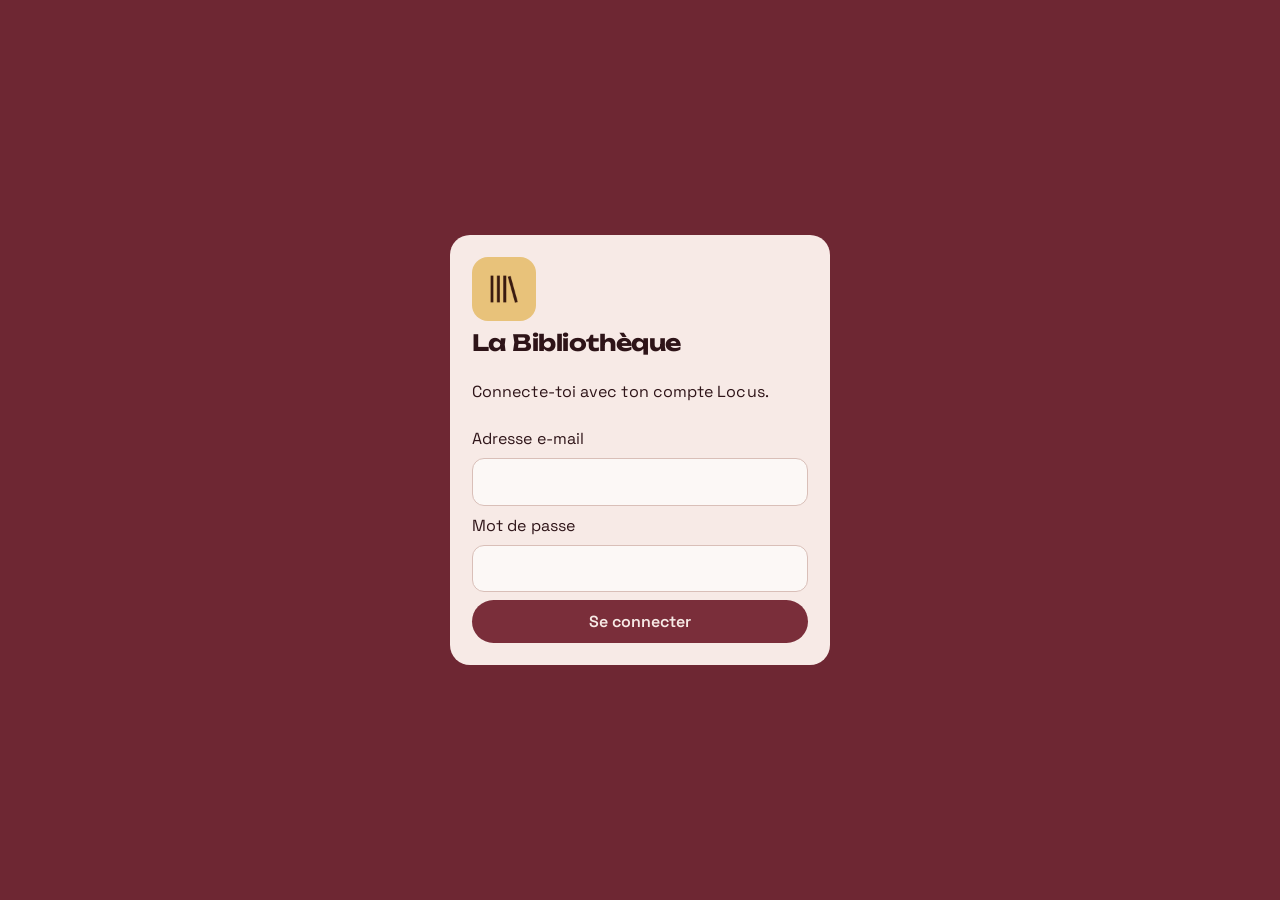
<file: bibliotheque/index.html>
<!doctype html>
<html lang="fr" data-lieu="bibliotheque">
<head>
<meta charset="utf-8">
<meta name="viewport" content="width=device-width,initial-scale=1,viewport-fit=cover">
<title>La Bibliothèque</title>
<meta name="theme-color" content="#5E1F2A">
<meta name="mobile-web-app-capable" content="yes">
<meta name="apple-mobile-web-app-capable" content="yes">
<link rel="manifest" href="../manifest.webmanifest">
<link rel="icon" href="icons/tete-192.png">
<link rel="apple-touch-icon" href="icons/apple-touch-icon.png">
<style>
/* La Bibliothèque : charte du 15.11 (commun/CHARTE.md) : une reliure. Murs bordeaux (le fond), pages claires (le contenu),
   dorure pour l'accent ; polices et formes de la Forge. Les jetons du lieu viennent de commun/lieux.css. */
:root{
  --bg:var(--surface); --card:var(--surface-3); --line2:var(--line); --text:var(--ink); --muted:var(--on-page-2); --bord:var(--accent-ink); --bord2:color-mix(in srgb,var(--accent-ink) 80%,#000); --bordpale:color-mix(in srgb,var(--accent-ink) 12%,var(--surface));
  --body:var(--f-body); --serif:var(--f-display); --mono:var(--f-mono);
}
*{box-sizing:border-box}
html,body{height:100%}
body{margin:0;background:var(--page);color:var(--text);font:16px/1.45 var(--body);-webkit-tap-highlight-color:transparent}
button,input,select,textarea{font:inherit;color:inherit}
button{cursor:pointer}
[hidden]{display:none!important}
:focus-visible{outline:3px solid var(--bord);outline-offset:2px}
main{max-width:820px;margin:12px auto calc(110px + env(safe-area-inset-bottom,0px));padding:16px 16px 28px;display:flex;flex-direction:column;gap:14px;background:var(--surface);color:var(--ink);border-radius:var(--r);min-height:60vh;--muted:var(--ink-3)}
@media (max-width:860px){main{margin-left:max(8px,env(safe-area-inset-left,0px));margin-right:max(8px,env(safe-area-inset-right,0px))}}
h2.titre{margin:4px 0 0;font:700 1.45rem/1.15 var(--serif);letter-spacing:-.025em;display:flex;gap:10px;align-items:baseline;flex-wrap:wrap}
h2.titre small{font:400 .9rem var(--body);color:var(--muted)}
.cap{font:400 .7rem/1.3 var(--mono);color:var(--muted);text-transform:uppercase;letter-spacing:.12em;margin:6px 0 -6px}
.note{color:var(--muted);font-size:.88rem;margin:0}
.carte{background:var(--card);border:1px solid var(--line);border-radius:14px;padding:12px 14px;color:var(--text);--muted:var(--ink-3)}
.alerte{background:var(--bordpale);border:1px solid color-mix(in srgb,var(--accent-ink) 25%,var(--surface));border-radius:14px;padding:12px 14px;display:flex;flex-direction:column;gap:10px;color:var(--text);--muted:var(--ink-3)}
.btn{border:0;background:var(--bord);color:var(--on-ink);font-weight:600;border-radius:var(--pill);padding:10px 18px}
.btn2{border:1px solid var(--line2);background:var(--card);border-radius:var(--pill);padding:8px 16px;font-weight:600;color:var(--text);--muted:var(--ink-3)}
.lien{border:0;background:none;color:var(--bord);font-weight:600;padding:4px 0;text-align:left}
.row{display:flex;gap:8px;align-items:center;flex-wrap:wrap}
.in{width:100%;border:1px solid var(--line2);background:var(--surface-3);border-radius:12px;padding:11px 14px;color:var(--text);--muted:var(--ink-3)}
.capture{display:flex;gap:8px}
.capture .in{flex:1}
.chips{display:flex;gap:6px;flex-wrap:wrap}
.chip{border:1px solid var(--line2);background:var(--card);border-radius:999px;padding:5px 12px;font-size:.88rem;color:var(--text);--muted:var(--ink-3)}
a.chip{color:inherit;text-decoration:none}
.chip[aria-pressed="true"]{background:var(--bord);border-color:var(--bord);color:var(--on-ink)}
/* arbre des projets */
.dom{margin-top:8px}
.dom>button{display:flex;gap:8px;align-items:baseline;width:100%;border:0;background:none;text-align:left;padding:8px 0 4px;font:700 1.02rem var(--serif);letter-spacing:-.02em;border-bottom:2px solid var(--text)}
.dom>button small{font:400 .8rem var(--mono);color:var(--muted);margin-left:auto}
.plist{list-style:none;margin:0;padding:0}
.plist button{display:flex;gap:10px;align-items:center;width:100%;border:0;border-bottom:1px solid var(--line);background:none;text-align:left;padding:9px 4px}
.plist button:hover{background:var(--card);color:var(--text);--muted:var(--ink-3)}
.plist .nm{flex:1;font-weight:600}
.plist .et{font-size:.75rem;font-family:var(--mono);color:var(--muted)}
.plist .nb{font-size:.75rem;font-family:var(--mono);color:var(--muted);min-width:3ch;text-align:right}
.plist .arch .nm{color:var(--muted);font-weight:400}
/* onglet Notes : la ligne « Domaines » (15.11) */
.olx{background:var(--card);border:1px solid var(--line);border-bottom:0;border-radius:14px 14px 0 0;padding:8px 6px 4px;color:var(--text);--muted:var(--ink-3)}
.olx+.ol{border-top:0;border-radius:0 0 14px 14px;padding-top:0}
.olx .ln{grid-template-columns:22px 1fr}
.olx .lnk{border:0;background:none;text-align:left;padding:5px 2px;line-height:1.35;min-height:30px;display:flex;gap:8px;align-items:baseline;font-weight:600}
.olx .lnk small{font:400 .75rem var(--mono);color:var(--muted)}
.olx .lnk.arch{color:var(--muted);font-weight:400}
.plinks{list-style:none;margin:0;padding:0;border:1px solid var(--line);border-radius:14px;background:var(--card);color:var(--text);--muted:var(--ink-3)}
.plinks a{display:flex;gap:10px;align-items:center;padding:9px 12px;border-bottom:1px solid var(--line);color:inherit;text-decoration:none}
.plinks li:last-child a{border-bottom:0}
.plinks .nm{flex:1;font-weight:600}.plinks .et{font:400 .75rem var(--mono);color:var(--muted)}.plinks .go{color:var(--bord);font-weight:700}
.plinks .arch .nm{color:var(--muted);font-weight:400}
/* trois vues des Notes (26.11) */
.vues{display:inline-flex;margin-left:auto;border:1px solid var(--line2);border-radius:var(--pill);overflow:hidden;background:var(--card);font:600 .8rem var(--body);letter-spacing:0}
.vues button{border:0;background:none;padding:6px 10px;display:flex;gap:5px;align-items:center;color:var(--ink)}
.vues button[aria-pressed="true"]{background:var(--bord);color:#FFF6EC}
.vues .ic{width:15px;height:15px;vertical-align:0}
@media (max-width:520px){.vues button span{display:none}}
h2.titre{align-items:center}
.pt{display:inline-block;width:10px;height:10px;border-radius:50%;background:var(--pc,var(--muted));margin-right:6px;vertical-align:0;flex:none}
.filtres{flex-wrap:nowrap;overflow-x:auto;padding-bottom:2px;scrollbar-width:none}
.filtres .chip{white-space:nowrap;display:flex;align-items:center}
.murs{columns:2 150px;column-gap:10px}
@media (min-width:700px){.murs{columns:3 190px}}
.pi{display:block;width:100%;break-inside:avoid;margin:0 0 10px;border:0;border-radius:4px 4px 16px 4px;background:color-mix(in srgb,var(--pc) 42%,#FFFDF7);color:#2B2320;text-align:left;padding:12px 12px 9px;box-shadow:0 1px 0 rgba(0,0,0,.05),0 5px 12px rgba(40,10,16,.12)}
.pi b{display:block;font:700 1rem/1.2 var(--serif);letter-spacing:-.015em;margin-bottom:5px;overflow-wrap:anywhere}
.pi span{display:block;font-size:.86rem;line-height:1.35;white-space:pre-line;max-height:8em;overflow:hidden;overflow-wrap:anywhere}
.pi small{display:block;margin-top:8px;font:400 .68rem var(--mono);opacity:.7}
.nliste{list-style:none;margin:0;padding:0;background:var(--card);border:1px solid var(--line);border-radius:14px;overflow:hidden}
.nliste button{display:block;width:100%;text-align:left;border:0;border-bottom:1px solid var(--line);background:none;padding:10px 14px;color:var(--ink)}
.nliste li:last-child button{border-bottom:0}
.nliste b{display:block;font-weight:700;white-space:nowrap;overflow:hidden;text-overflow:ellipsis}
.nliste small{display:block;color:var(--muted);white-space:nowrap;overflow:hidden;text-overflow:ellipsis;margin-top:2px}
.nliste .qd{color:var(--ink-2);font-weight:600;margin-right:6px}
.nliste.dos button{display:flex;align-items:center;gap:8px}
.nliste.dos .nm{flex:1;font-weight:600}.nliste.dos small{margin:0;font-family:var(--mono)}.nliste.dos .go{color:var(--muted)}
.ntete{border-left:6px solid var(--pc);padding-left:12px;display:flex;flex-direction:column;gap:8px}
.titreN{width:100%;border:0;background:transparent;font:700 1.5rem/1.2 var(--serif);letter-spacing:-.02em;resize:none;overflow:hidden;padding:2px 0;color:var(--ink)}
.titreN:focus{outline:0}
.ntete .chips{align-items:center}
.page .ol{border:0;background:transparent;padding:0}
.page .ln .bul{opacity:.4}
.ln.dos>textarea{font-weight:700}
.teintes{display:flex;flex-wrap:wrap;gap:8px}
.teintes button{width:36px;height:36px;border-radius:50%;border:2px solid transparent;background:color-mix(in srgb,var(--pc) 70%,#fff);font:700 .8rem var(--mono);color:#2B2320}
.teintes button[aria-pressed="true"]{border-color:var(--ink);box-shadow:0 0 0 2px var(--card) inset}
.code{font:700 1.15rem/1.4 var(--mono);letter-spacing:.08em;background:var(--card);border:1px dashed var(--line2);border-radius:12px;padding:12px;text-align:center;word-break:break-all}
.chpied{margin-top:8px;text-align:center}
.sansdos .dos-b{display:none}
.ln.dos>.bul{color:var(--bord)}
/* mode « seul » : la Bibliothèque montrée dans l'Établi, juste les notes d'un projet */
html.seul .oh{display:none}
html.seul,html.seul body{background:var(--surface);color:var(--text);--muted:var(--ink-3)}
html.seul main{margin:0 auto;border-radius:0;min-height:100vh;padding-top:10px}
html.dans,html.dans body{background:transparent!important;height:auto;min-height:0}
html.dans main{min-height:0;margin:0;padding:0 0 2px;background:transparent;max-width:none}
html.dans .outils{position:static;border-radius:12px;margin-top:6px;padding:6px}
html.dans .login{position:static;background:transparent;padding:0}
.fil{display:flex;gap:4px;flex-wrap:wrap;font-size:.88rem;color:var(--muted)}
.fil button{border:0;background:none;padding:0;color:var(--bord);font-weight:600}
/* l'éditeur en arbre */
.ol{background:var(--card);border:1px solid var(--line);border-radius:14px;padding:8px 6px 10px;color:var(--text);--muted:var(--ink-3)}
.ln{display:grid;grid-template-columns:22px 1fr auto;column-gap:4px;align-items:start;padding-left:calc(var(--lv,0) * 22px)}
.ln .bul{width:22px;height:30px;border:0;background:none;padding:0;color:var(--muted);font-size:1rem;line-height:30px;text-align:center;border-radius:4px}
.ln .bul.has{color:var(--text)}
.ln .bul:hover{background:var(--bordpale);color:var(--text);--muted:var(--ink-3)}
.ln textarea{display:block;width:100%;border:0;background:transparent;resize:none;overflow:hidden;padding:5px 2px;line-height:1.35;min-height:30px}
.ln textarea:focus{outline:0;background:var(--hl);border-radius:3px;color:var(--text);--muted:var(--ink-3)}
.ln .nd{grid-column:2/4;font-size:.86rem;color:var(--muted);min-height:24px;padding:2px 2px 4px}
.ln.fait>textarea{text-decoration:line-through;color:var(--muted)}
.ln.archi{opacity:.5}
.ln .lk{display:flex;gap:2px;align-items:center}
.ln .lk a{color:var(--bord);text-decoration:none;font-weight:600;padding:4px 5px;border-radius:4px}
.ln .lk a:hover{background:var(--bordpale);color:var(--text);--muted:var(--ink-3)}
.ln .go{border:1px solid var(--line2);background:var(--card);border-radius:var(--pill);padding:2px 9px;font-size:.8rem;margin-top:3px;color:var(--bord);font-weight:600;--muted:var(--ink-3)}
.ol .vide{color:var(--muted);padding:8px 10px;margin:0}
.outils{position:fixed;left:0;right:0;bottom:0;z-index:30;display:flex;justify-content:center;gap:4px;padding:6px 8px calc(6px + env(safe-area-inset-bottom,0px));background:var(--head)}
.outils button{border:0;background:var(--bordeaux);color:var(--on-page);border-radius:10px;min-width:42px;height:40px;padding:0 8px;display:grid;place-items:center}
.outils .ic{width:20px;height:20px;vertical-align:0}
@media (pointer:coarse){.outils .emo-b{display:none}}
.emojis{position:fixed;left:50%;transform:translateX(-50%);bottom:calc(60px + env(safe-area-inset-bottom,0px));z-index:31;width:min(460px,94vw);max-height:56vh;display:flex;flex-direction:column;background:var(--card);color:var(--ink);border:1px solid var(--line2);border-radius:14px;box-shadow:0 6px 24px rgba(40,10,16,.25);--muted:var(--ink-3)}
.emojis .tete{display:flex;gap:6px;align-items:center;padding:8px;border-bottom:1px solid var(--line)}
.emojis .tete input{flex:1;min-width:0;border:1px solid var(--line2);border-radius:10px;padding:7px 10px;background:var(--surface-3);color:var(--text);--muted:var(--ink-3)}
.emojis .liste{overflow:auto;padding:4px 8px 8px}
.emojis details{border-bottom:1px solid var(--line)}
.emojis summary{display:flex;gap:10px;align-items:center;padding:8px 2px;cursor:pointer;list-style:none}
.emojis summary::-webkit-details-marker{display:none}
.emojis summary b{font-weight:600}.emojis summary span{flex:1;opacity:.85;letter-spacing:2px}.emojis summary small{font:400 .72rem var(--mono);color:var(--muted)}
.emojis .grille{display:grid;grid-template-columns:repeat(auto-fill,minmax(38px,1fr));gap:2px;padding-bottom:6px}
.emojis .grille button{border:0;background:none;font-size:1.35rem;height:38px;border-radius:8px;padding:0}
.emojis .grille button:hover{background:var(--bordpale);color:var(--text);--muted:var(--ink-3)}
.emojis .sans{border:0;background:none;font:600 .85rem var(--body);color:var(--bord);padding:4px 6px;white-space:nowrap}
.emojis .rien{color:var(--muted);margin:10px 4px}
.semaine{display:flex;align-items:center;gap:8px}
.semaine b{font:700 1.1rem var(--serif);letter-spacing:-.02em}
.semaine button .ic{width:18px;height:18px;vertical-align:0}
.btn.plus{width:48px;padding:0;display:grid;place-items:center}.btn.plus .ic{width:20px;height:20px;vertical-align:0}
.semaine button{display:grid;place-items:center;flex:none;border:1px solid var(--line2);background:var(--card);border-radius:var(--pill);width:40px;height:40px;font-size:1.1rem;color:var(--text);--muted:var(--ink-3)}
.dix{display:flex;gap:4px;flex-wrap:wrap}
.dix button{width:36px;height:36px;border:1px solid var(--line2);background:var(--card);border-radius:var(--pill);font:600 .9rem var(--mono);color:var(--text);--muted:var(--ink-3)}
.dix button[aria-pressed="true"]{background:var(--bord);border-color:var(--bord);color:var(--on-ink)}
.axes{display:flex;flex-direction:column;gap:12px}
.axe .cap{margin:0 0 6px;display:flex;gap:8px;flex-wrap:wrap;align-items:baseline}
.axe .cap b{font-weight:600;color:var(--ink)}
.axe .dix{display:grid;grid-template-columns:repeat(10,minmax(0,40px));gap:4px}
.axe .dix button{width:auto;height:38px;padding:0}
.rappel{display:flex;flex-direction:column;gap:8px}
.res{list-style:none;margin:0;padding:0}
.res button{display:block;width:100%;text-align:left;border:0;border-bottom:1px solid var(--line);background:none;padding:9px 4px}
.res small{display:block;color:var(--muted);font-size:.8rem}
.res mark{background:var(--hl);color:var(--text);--muted:var(--ink-3)}
/* fenêtre et messages */
.scrim{position:fixed;inset:0;background:rgba(40,10,16,.55);z-index:40;display:flex;align-items:flex-end;justify-content:center}
.sheet{background:var(--bg);color:var(--ink);width:100%;max-width:560px;max-height:88vh;overflow:auto;border-radius:var(--r) var(--r) 0 0;padding:16px 16px calc(18px + env(safe-area-inset-bottom,0px));display:flex;flex-direction:column;gap:10px;--muted:var(--ink-3)}
@media (min-width:700px){.scrim{align-items:center}.sheet{border-radius:var(--r)}}
.sh{display:flex;align-items:center;gap:10px}
.sh h3{flex:1;margin:0;font:700 1.1rem var(--serif);letter-spacing:-.02em}
.pick{list-style:none;margin:0;padding:0;max-height:52vh;overflow:auto;border:1px solid var(--line);border-radius:14px;background:var(--card);color:var(--text);--muted:var(--ink-3)}
.pick button{display:block;width:100%;text-align:left;border:0;border-bottom:1px solid var(--line);background:none;padding:9px 12px}
.pick .g{font:400 .7rem var(--mono);color:var(--muted);text-transform:uppercase;letter-spacing:.12em;padding:8px 12px 2px}
.toast{position:fixed;left:50%;transform:translateX(-50%);bottom:calc(70px + env(safe-area-inset-bottom,0px));background:var(--ink);color:var(--surface);padding:10px 18px;border-radius:var(--pill);z-index:50;max-width:90vw;font-size:.92rem}
.login{position:fixed;inset:0;background:var(--page);z-index:60;display:grid;place-items:center;padding:20px}
.lbox{width:100%;max-width:380px;display:flex;flex-direction:column;gap:8px;background:var(--surface);color:var(--ink);border-radius:var(--r);padding:22px;--muted:var(--ink-3)}
.lbox .logo{width:64px;height:64px;border-radius:16px}
.lbox h1{margin:0;font:700 1.4rem var(--serif);letter-spacing:-.025em}
.err{color:var(--bad)}
</style>
<link rel="stylesheet" href="../commun/cadre.css">
<link rel="stylesheet" href="../commun/lieux.css">
<script src="../commun/couleurs.js"></script>
</head>
<body>
<div id="login" class="login" hidden><form class="lbox" id="loginForm"><img class="logo" src="icons/icon-192.png" alt=""><h1>La Bibliothèque</h1><p>Connecte-toi avec ton compte Locus.</p><label for="l-mail">Adresse e-mail</label><input class="in" type="email" id="l-mail" autocomplete="username" required><label for="l-pass">Mot de passe</label><input class="in" type="password" id="l-pass" autocomplete="current-password" required><button class="btn" type="submit">Se connecter</button><p class="err" id="l-err" hidden></p></form></div>
<header class="oh"><div class="oh-bar"><a class="oh-orga" href="../" aria-label="Retour à l'accueil de Locus"><svg class="ic" viewBox="0 0 20 20" aria-hidden="true"><circle cx="10" cy="10" r="8"/><path d="M8.5 8.5h3v3h-3zM10 2v2.5M10 15.5V18M2 10h2.5M15.5 10H18"/></svg></a><h1 class="oh-nom">La Bibliothèque</h1><button class="sync" id="sync" data-sync data-act="reglages" aria-label="État de la synchronisation">…</button><span class="oh-sp"></span><button class="oh-b" type="button" data-ampoule><svg class="ic" viewBox="0 0 20 20" aria-hidden="true"><path d="M7 15h6M8 18h4M10 2a5 5 0 0 0-3.2 8.8V13h6.4v-2.2A5 5 0 0 0 10 2z"/></svg></button><button class="oh-b" type="button" data-act="reglages" aria-label="Réglages"><svg class="ic" viewBox="0 0 20 20" aria-hidden="true"><circle cx="10" cy="10" r="3"/><path d="M10 1.5v3M10 15.5v3M1.5 10h3M15.5 10h3M4 4l2.1 2.1M13.9 13.9 16 16M16 4l-2.1 2.1M6.1 13.9 4 16"/></svg></button></div>
<nav class="ot" aria-label="Sections"><button class="ot-t" data-tab="projets">Notes</button><button class="ot-t" data-tab="vide">Vide-tête</button><button class="ot-t" data-tab="journal">Journal</button></nav></header>
<main id="view" aria-live="polite"></main>
<div class="outils" id="outils" hidden><button class="dos-b" data-tool="dos" aria-label="Dossier (ligne de premier niveau)" title="Faire de cette ligne un dossier"><svg class="ic" viewBox="0 0 20 20" aria-hidden="true"><path d="M2.5 5.5h5l1.5 2h8.5v8.5h-15z"/></svg></button><button class="emo-b" data-tool="emoji" aria-label="Émoji en début de ligne" title="Émoji en début de ligne"><svg class="ic" viewBox="0 0 20 20" aria-hidden="true"><circle cx="10" cy="10" r="7.5"/><path d="M6.8 12a3.6 3.6 0 0 0 6.4 0M7.5 8h.01M12.5 8h.01"/></svg></button><button data-tool="out" aria-label="Désindenter"><svg class="ic" viewBox="0 0 20 20" aria-hidden="true"><path d="M3 3v14M17 10H7M11 6l-4 4 4 4"/></svg></button><button data-tool="in" aria-label="Indenter"><svg class="ic" viewBox="0 0 20 20" aria-hidden="true"><path d="M17 3v14M3 10h10M9 6l4 4-4 4"/></svg></button><button data-tool="up" aria-label="Monter"><svg class="ic" viewBox="0 0 20 20" aria-hidden="true"><path d="M10 17V4M5 9l5-5 5 5"/></svg></button><button data-tool="down" aria-label="Descendre"><svg class="ic" viewBox="0 0 20 20" aria-hidden="true"><path d="M10 3v13M5 11l5 5 5-5"/></svg></button><button data-tool="done" aria-label="Fait"><svg class="ic" viewBox="0 0 20 20" aria-hidden="true"><path d="M3 10.5l4.5 4.5L17 5"/></svg></button><button data-tool="note" aria-label="Note sous la ligne"><svg class="ic" viewBox="0 0 20 20" aria-hidden="true"><path d="M4 3h12v14H4zM7 7h6M7 10h6M7 13h3"/></svg></button><button data-tool="arch" aria-label="Archiver la ligne"><svg class="ic" viewBox="0 0 20 20" aria-hidden="true"><path d="M2 4h16v4H2zM3.5 8v9h13V8M8 11h4"/></svg></button><button data-tool="del" aria-label="Supprimer la ligne"><svg class="ic" viewBox="0 0 20 20" aria-hidden="true"><path d="M4 4l12 12M16 4 4 16"/></svg></button></div>
<div class="scrim" id="scrim" hidden><div class="sheet" id="sheet" role="dialog" aria-modal="true"></div></div>
<div class="toast" id="toast" role="status" hidden></div>
<script src="../commun/supabase.js"></script>
<script src="../commun/projets.js"></script>
<script src="../commun/profil.js"></script>
<script>
'use strict';
/* =====================================================================================================
   La Bibliothèque (étape 4 du plan, 14.11.2026) : le « Workflowy maison » de Locus.
   Trois parties : Vide-tête (une seule boîte d'entrée), Projets (l'arbre commun : domaines › projets, avec leurs notes),
   Journal (une page par semaine). Archives = les lignes archivées (filtre) et les projets archivés.
   Données : table `biblio_rows`, une ligne par ligne de notes :
     n:<id>  { id, p (parent : id d'une ligne, ou racine 'vide' | 'p:<projet>' | 'd:<domaine>' | 'j:<AAAA-Wss>'), o (ordre),
               t (texte), d (note sous la ligne), x (fait), a (archivée le), c (repliée), cree }
     w:<AAAA-Wss>  { calme, energie, prod (bilan de la semaine, chacun sur 10 ; 15.11) ; n (ancienne note unique sur 10) }
     s:reprise  { le, notes, vrac }
     s:push-<appareil>  { sub (abonnement aux notifications), pub, priv (clés VAPID de cet appareil), appareil, le }
       → lu par la fonction locus_rappel(cle) (supabase/rappel.sql) pour la notification du dimanche matin (.github/workflows/rappel-dimanche.yml)
   ===================================================================================================== */
const SB_URL='https://rzcpjsffpvuvbdtqymms.supabase.co', SB_KEY='sb_publishable_mJNXDji0NMOmLFqo3GusGg_JBkFhJmC', TABLE='biblio_rows';
let sb=null, UID=null, booted=false, PB=null;
let N={}, W={}, REG={}; /* lignes, semaines, réglages */
let prev={}, dirty=new Set(), lastPull=null, pushing=false, pushTimer=null, syncErr='';
const CK=()=>'biblio-cache-'+UID;
/* SEUL : la racine montrée seule (bibliotheque/?seul=p:<id>, dans la fenêtre de notes de l'Établi) */
const SEUL=(()=>{ try{ const v=new URLSearchParams(location.search).get('seul'); return v&&/^[pd]:/.test(v)?v:null; }catch(e){ return null; } })();
if(SEUL) document.documentElement.classList.add('seul');
/* DANS : montrée dans la fiche du projet de l'Établi (&dans=fiche) : fond transparent, hauteur au contenu, envoyée à l'Établi */
const DANS=!!SEUL&&window.parent!==window&&/[?&]dans=/.test(location.search);
if(DANS) document.documentElement.classList.add('dans');
const ui={tab:'projets', page:null, zoom:null, arch:false, wk:null, q:'', focus:null, caret:null, archP:false};
const $view=document.getElementById('view'), $scrim=document.getElementById('scrim'), $sheet=document.getElementById('sheet'), $toast=document.getElementById('toast'), $outils=document.getElementById('outils');
const esc=s=>String(s==null?'':s).replace(/[&<>"]/g,c=>({'&':'&amp;','<':'&lt;','>':'&gt;','"':'&quot;'}[c]));
const uid=()=>Date.now().toString(36)+Math.random().toString(36).slice(2,7);
const pad=n=>String(n).padStart(2,'0');
const today=()=>{ const d=new Date(); return d.getFullYear()+'-'+pad(d.getMonth()+1)+'-'+pad(d.getDate()); };
function wkKey(d){ const t=new Date(Date.UTC(d.getFullYear(),d.getMonth(),d.getDate())); const dn=(t.getUTCDay()+6)%7; t.setUTCDate(t.getUTCDate()-dn+3); const y=t.getUTCFullYear(); const f=new Date(Date.UTC(y,0,4)); const w=1+Math.round(((t-f)/864e5-3+((f.getUTCDay()+6)%7))/7); return y+'-W'+pad(w); }
function wkMon(k){ return new Date(Projets.lundi(k)+'T12:00'); }
function wkAdd(k,n){ const m=wkMon(k); m.setDate(m.getDate()+7*n); return wkKey(m); }
const MOIS=['janv.','févr.','mars','avr.','mai','juin','juil.','août','sept.','oct.','nov.','déc.'];
function wkLabel(k){ const m=wkMon(k), e=new Date(m); e.setDate(e.getDate()+6); return 'S'+Number(k.split('-W')[1])+' · '+m.getDate()+' '+MOIS[m.getMonth()]+' – '+e.getDate()+' '+MOIS[e.getMonth()]+' '+e.getFullYear(); }
const plain=x=>String(x||'').normalize('NFD').replace(/[̀-ͯ]/g,'').toLowerCase();
function toast(m,ms){ $toast.textContent=m; $toast.hidden=false; clearTimeout(toast.t); toast.t=setTimeout(()=>{ $toast.hidden=true; },ms||Math.max(2600,m.length*55)); }

/* =============================== Données et synchro =============================== */
function canon(v){ if(Array.isArray(v)) return '['+v.map(x=>canon(x===undefined?null:x)).join(',')+']'; if(v&&typeof v==='object') return '{'+Object.keys(v).sort().filter(k=>v[k]!==undefined).map(k=>JSON.stringify(k)+':'+canon(v[k])).join(',')+'}'; return JSON.stringify(v===undefined?null:v); }
function charger(){ N={}; W={}; REG={}; CH.verrou=0; for(const k in prev){ let d; try{ d=JSON.parse(prev[k]); }catch(e){ continue; } if(!d) continue; if(k.startsWith('n:')){ if(d.z){ CH.verrou++; continue; } N[d.id]=d; } else if(k.startsWith('w:')) W[k.slice(2)]=d; else if(k.startsWith('s:')) REG[k.slice(2)]=d; } }
function persist(){ if(!UID) return; try{ localStorage.setItem(CK(),JSON.stringify({prev,dirty:[...dirty],lastPull,chz:[...CHZ]})); }catch(e){} }
/* Annuler / refaire (16.11) : chaque changement d'une ligne (n:) ou d'un bilan (w:) garde l'état d'avant. Les changements rapprochés
   (moins d'une seconde, sur la même ligne) forment un seul pas ; une touche spéciale, un clic ou une autre ligne en commencent un nouveau.
   Ctrl+Z (ou ↶ dans l'en-tête) annule un pas, Ctrl+Maj+Z ou Ctrl+Y le refait. */
const HIST={pile:[],refaire:[],tx:null,dernier:0,coupe:false,rejeu:false,cle:null};
function noter(key,avant){ if(HIST.rejeu||!/^[nw]:/.test(key)) return; const now=Date.now();
  if(!HIST.tx||HIST.coupe||now-HIST.dernier>1000){ HIST.tx={av:new Map()}; HIST.pile.push(HIST.tx); if(HIST.pile.length>200) HIST.pile.shift(); HIST.coupe=false; }
  HIST.refaire=[]; if(!HIST.tx.av.has(key)) HIST.tx.av.set(key,avant); HIST.dernier=now; annulable(); }
const couper=()=>{ HIST.coupe=true; };
/* le bouton ↶ de l'en-tête commun (commun/cadre.js) : il demande « locus:annuler », on lui dit s'il y a quelque chose à annuler */
const annulable=()=>document.dispatchEvent(new CustomEvent('locus:annulable',{detail:{n:HIST.pile.length,refaire:HIST.refaire.length}}));
document.addEventListener('locus:annuler',e=>annuler(!!(e.detail&&e.detail.refaire)));
function annuler(redo){ couper(); const src=redo?HIST.refaire:HIST.pile, tx=src.pop(); if(!tx){ toast(redo?'Rien à refaire':'Rien à annuler'); return; }
  const inv={av:new Map()}; let vu=null; HIST.rejeu=true;
  tx.av.forEach((v,k)=>{ inv.av.set(k,k in prev?prev[k]:null); const d=v==null?null:JSON.parse(v); ecrire(k,d); const id=k.slice(2);
    if(k.startsWith('n:')){ if(d){ N[id]=d; if(!vu||!d.a) vu=id; } else delete N[id]; } else { if(d) W[id]=d; else delete W[id]; } });
  HIST.rejeu=false; (redo?HIST.pile:HIST.refaire).push(inv); HIST.tx=null; annulable();
  const ici=vu&&document.querySelector(`textarea[data-id="${vu}"]`); refaire(ici?vu:null); if(!ici) toast(redo?'Refait':'Annulé'); }
function ecrire(key,data){ const v=data==null?null:canon(data); if(v==null){ if(!(key in prev)) return; noter(key,prev[key]); delete prev[key]; } else { if(prev[key]===v) return; noter(key,key in prev?prev[key]:null); prev[key]=v; } dirty.add(key); persist(); setSync(); clearTimeout(pushTimer); pushTimer=setTimeout(push,900); }
/* 26.11 : chaque ligne garde la date de sa dernière modification (m, en ms) ; les vues Post-its et Liste trient les notes par là.
   Rien n'est écrit si seul m changerait ; les reprises silencieuses (HIST.rejeu) ne touchent pas m. */
const ecrireN=n=>{ const k='n:'+n.id, old=prev[k];
  if(old){ let o=null; try{ o=JSON.parse(old); }catch(e){} if(o&&canon(Object.assign({},n,{m:o.m}))===old) return; }
  if(!HIST.rejeu) n.m=Date.now(); ecrire(k,n); };
function effacerN(id){ delete N[id]; ecrire('n:'+id,null); }
async function push(){
  if(!sb||!UID||pushing||!dirty.size||!navigator.onLine){ setSync(); return; }
  /* chiffrement (26.11) : une ligne des notes ne part jamais en clair quand le chiffrement est activé ; sans la clé sur cet appareil, elle attend */
  if(chOn()&&!CH.cle&&!chV1()){ try{ await cleCompte(); }catch(e){} }
  const bloque=k=>chOn()&&!CH.cle&&k.startsWith('n:')&&(k in prev)&&(()=>{ const d=JSON.parse(prev[k]); return d&&!d.z&&racineData(d); })();
  const keys=[...dirty].filter(k=>!bloque(k)).slice(0,300), sent={}, zz={}; if(!keys.length){ setSync(); return; }
  pushing=true; setSync();
  let rows; try{ rows=await Promise.all(keys.map(async k=>{ sent[k]=prev[k]; if(!(k in prev)) return {user_id:UID,key:k,data:null,deleted:true};
    let d=JSON.parse(prev[k]); if(k.startsWith('n:')&&chOn()&&CH.cle&&!d.z&&racineData(d)){ d=await chiffrer(d); zz[k]=1; } else if(k.startsWith('n:')) zz[k]=d.z?1:0;
    return {user_id:UID,key:k,data:d,deleted:false}; })); }catch(e){ pushing=false; syncErr='chiffrement : '+((e&&e.message)||e); setSync(); return; }
  try{ const {error}=await sb.from(TABLE).upsert(rows,{onConflict:'user_id,key'}); if(error) throw error;
    keys.forEach(k=>{ if(k in zz){ if(zz[k]) CHZ.add(k); else CHZ.delete(k); } if(prev[k]===sent[k]) dirty.delete(k); }); syncErr=''; persist(); pushing=false; setSync(); if(dirty.size){ clearTimeout(pushTimer); pushTimer=setTimeout(push,300); }
  }catch(e){ pushing=false; syncErr=(e&&e.message)||String(e); setSync(); clearTimeout(pushTimer); pushTimer=setTimeout(push,15000); } }
async function pull(full){
  if(!sb||!UID||!navigator.onLine){ setSync(); return false; }
  try{ const since=full?null:lastPull; let ch=false, max=lastPull, de=0;
    for(;;){ let q=sb.from(TABLE).select('key,data,deleted,updated_at').order('updated_at',{ascending:true}).range(de,de+999); if(since) q=q.gte('updated_at',since);
      const {data,error}=await q; if(error) throw error;
      for(const r of (data||[])){ if(!max||r.updated_at>max) max=r.updated_at; if(dirty.has(r.key)) continue;
        if(r.deleted||r.data==null){ CHZ.delete(r.key); if(r.key in prev){ delete prev[r.key]; ch=true; } continue; }
        let d=r.data; if(r.key.startsWith('n:')){ if(d.z){ CHZ.add(r.key); if(CH.cle){ try{ d=await dechiffrer(d); }catch(e){} } } else CHZ.delete(r.key); }
        const v=canon(d); if(prev[r.key]!==v){ prev[r.key]=v; ch=true; } }
      if(!data||data.length<1000) break; de+=1000; }
    lastPull=max; syncErr=''; persist(); if(ch){ charger(); if(chOn()&&!CH.cle&&REG.chiffre&&REG.chiffre.k){ try{ CH.cle=await importer(REG.chiffre.k); await toutDechiffrer(); }catch(e){} } aRechiffrer(); if(!editing()) render(); } setSync(); return true;
  }catch(e){ syncErr=(e&&e.message)||String(e); setSync(); return false; } }
function setSync(){ const el=document.getElementById('sync'); if(!el) return; let t='✓', tip='Tout est enregistré';
  if(!navigator.onLine){ t='hors ligne'+(dirty.size?' · '+dirty.size:''); tip='Hors ligne : les changements partiront au retour du réseau'; }
  else if(syncErr){ t='⚠'+(dirty.size?' '+dirty.size:''); tip='Problème de synchro : '+syncErr+(/biblio_rows/.test(syncErr)?' (lance supabase/biblio.sql)':''); }
  else if(pushing||dirty.size){ t='↻'+(dirty.size?' '+dirty.size:''); tip='Envoi en cours'; }
  el.textContent=t; el.title=tip; }

/* =============================== Notes chiffrées : le « rideau » (26.11, option A choisie par Nicolas) ===============================
   But : que le texte des notes ne soit pas lisible en ouvrant la base (Supabase, administrateur), sans rien à retenir pour la personne :
   connectée = notes ouvertes, quel que soit le mot de passe (le changer ou le réinitialiser ne change rien).
   - Une clé AES-GCM 256 par compte, créée toute seule et rangée dans s:chiffre { v:2, k (clé brute en base64), le } de biblio_rows.
     Elle est donc lisible par qui gère la base et le code : c'est un rideau, pas un coffre (dit tel quel dans l'app).
   - Activé par défaut pour tout le monde ; s:chiffre { off:1 } = plus de chiffrement (Notes › en bas).
   - Ce qui est chiffré : le texte (t, d) des lignes dont la racine est la page Notes (arbre), un domaine (d:) ou un projet (p:).
     Restent en clair : le vide-tête, les tâches (racine taches) et le journal, que l'accueil et « Ma semaine » lisent dans Supabase.
   - Champ z = iv + texte chiffré de {t, d} ; structure, ordre, dates et dos restent lisibles. La copie locale (biblio-cache-<uid>) est en clair.
   - Sans la clé (première ouverture hors ligne), les lignes chiffrées restent cachées et les nouvelles attendent : jamais de texte des notes en clair vers Supabase.
   - La clé est créée en ligne seulement, par un « insérer si absent » puis relue : deux appareils ne peuvent pas en créer deux différentes.
   - CHZ : lignes connues chiffrées sur le serveur (gardé dans la copie locale) ; une ligne des notes en clair qui n'y est pas repart chiffrée.
   - Version 1 du même soir (phrase secrète, s:chiffre { wp, wr }) : la phrase est demandée une dernière fois pour passer au rideau. */
const CH={cle:null,verrou:0,cree:false}; let CHZ=new Set();
const chOn=()=>!(REG.chiffre&&REG.chiffre.off);
const chV1=()=>!!(REG.chiffre&&REG.chiffre.wp&&!REG.chiffre.k);
function racineData(d){ let p=d.p, k=0; while(N[p]&&k++<80) p=N[p].p; p=String(p||'');
  if(p==='vide'||p==='taches'||p.startsWith('j:')) return false; return true; /* arbre, d:, p:, ou un parent encore chiffré */ }
const TE=new TextEncoder(), TD=new TextDecoder();
const b64e=u=>{ const a=new Uint8Array(u); let s=''; for(let i=0;i<a.length;i+=0x8000) s+=String.fromCharCode.apply(null,a.subarray(i,i+0x8000)); return btoa(s); };
const b64d=x=>Uint8Array.from(atob(x),c=>c.charCodeAt(0));
async function chiffrer(d){ const iv=crypto.getRandomValues(new Uint8Array(12)), ct=await crypto.subtle.encrypt({name:'AES-GCM',iv},CH.cle,TE.encode(JSON.stringify({t:d.t||'',d:d.d})));
  const o=Object.assign({},d); delete o.t; delete o.d; const u=new Uint8Array(12+ct.byteLength); u.set(iv); u.set(new Uint8Array(ct),12); o.z=b64e(u); return o; }
async function dechiffrer(d){ const u=b64d(d.z), x=JSON.parse(TD.decode(await crypto.subtle.decrypt({name:'AES-GCM',iv:u.slice(0,12)},CH.cle,u.slice(12))));
  const o=Object.assign({},d); delete o.z; o.t=x.t||''; if(x.d!=null) o.d=x.d; return o; }
const importer=k=>crypto.subtle.importKey('raw',b64d(k),{name:'AES-GCM'},false,['encrypt','decrypt']);
/* la clé du compte : celle de s:chiffre, sinon on la crée (en ligne seulement) */
async function cleCompte(){ if(CH.cle||chV1()) return CH.cle;
  if(REG.chiffre&&REG.chiffre.k){ CH.cle=await importer(REG.chiffre.k); return CH.cle; }
  if(!chOn()||!sb||!UID||!navigator.onLine||CH.cree) return null; CH.cree=true;
  try{ const k=b64e(await crypto.subtle.exportKey('raw',await crypto.subtle.generateKey({name:'AES-GCM',length:256},true,['encrypt','decrypt'])));
    await sb.from(TABLE).upsert({user_id:UID,key:'s:chiffre',data:{v:2,k,le:today()},deleted:false},{onConflict:'user_id,key',ignoreDuplicates:true});
    const {data,error}=await sb.from(TABLE).select('data,deleted').eq('key','s:chiffre').maybeSingle(); if(error) throw error;
    if(data&&!data.deleted&&data.data){ prev['s:chiffre']=canon(data.data); REG.chiffre=data.data; persist(); if(data.data.k) CH.cle=await importer(data.data.k); }
  }catch(e){ CH.cree=false; }
  return CH.cle; }
async function toutDechiffrer(){ if(!CH.cle) return 0; let n=0;
  for(const k of Object.keys(prev)){ if(!k.startsWith('n:')) continue; let d; try{ d=JSON.parse(prev[k]); }catch(e){ continue; } if(!d||!d.z) continue;
    try{ prev[k]=canon(await dechiffrer(d)); CHZ.add(k); n++; }catch(e){} }
  if(n){ persist(); charger(); } return n; }
function aRechiffrer(){ if(!chOn()||!CH.cle) return 0; let n=0;
  for(const k of Object.keys(prev)){ if(!k.startsWith('n:')||CHZ.has(k)||dirty.has(k)) continue; let d; try{ d=JSON.parse(prev[k]); }catch(e){ continue; } if(d&&!d.z&&racineData(d)){ dirty.add(k); n++; } }
  if(n){ persist(); clearTimeout(pushTimer); pushTimer=setTimeout(push,400); } return n; }
/* tout remettre en place après un changement de clé ou de réglage */
async function chPreparer(){ if(chOn()) await cleCompte(); if(CH.cle){ await toutDechiffrer(); aRechiffrer(); } }
/* les bandeaux : passage de la version 1 (phrase), ou notes pas encore ouvertes (hors ligne) */
function verrouHtml(){
  if(chV1()) return `<form class="alerte" id="f-v1" autocomplete="off"><b>Une dernière fois : ta phrase secrète</b><span class="note">Tes notes s’ouvriront ensuite toutes seules dès que tu es connecté, sans rien à retenir.</span>
    <input class="in" type="password" id="i-phrase" placeholder="Phrase secrète (ou clé de secours)" autocomplete="current-password"><button class="btn" type="submit">Ouvrir</button></form>`;
  if(chOn()&&!CH.cle&&CH.verrou) return `<div class="alerte"><b>Ouverture des notes…</b><span class="note">Il faut une connexion la première fois sur cet appareil (${CH.verrou} ligne${CH.verrou>1?'s':''}).</span></div>`;
  return ''; }
const chLien=()=>`<p class="note chpied"><button class="lien" data-act="chSheet">${chOn()?'🔒 Notes masquées dans la base':'Notes en clair dans la base'}</button></p>`;
function chSheet(){ const on=chOn();
  $sheet.innerHTML=`<div class="sh"><h3>Notes masquées</h3><button class="btn2" data-act="fermer">Fermer</button></div>`+(on
    ?`<p class="note">🔒 Le texte de tes notes est chiffré avant de partir : en ouvrant la base de données (Supabase), on ne voit que du charabia. Pour toi, rien ne change : connecté, tes notes sont ouvertes, sur tous tes appareils.</p>
      <p class="note">C’est un rideau, pas un coffre : la clé est rangée avec ton compte, donc qui gère Locus pourrait la retrouver en le voulant vraiment. Le vide-tête, les tâches et le journal restent lisibles par l’accueil et « Ma semaine ».</p>
      <button class="lien" data-act="chArreter">Ne plus masquer mes notes</button>`
    :`<p class="note">Tes notes partent en clair dans la base de données (privées, mais lisibles en ouvrant la base).</p><button class="btn" data-act="chActiver">Masquer mes notes</button>`);
  $scrim.hidden=false; }
async function chAction(a,el){
  if(a==='chSheet'){ chSheet(); return; }
  if(a==='chActiver'){ const c=Object.assign({},REG.chiffre||{}); delete c.off; c.v=2; c.le=today(); REG.chiffre=c; ecrire('s:chiffre',c); CH.cree=false; await chPreparer(); fermer(); render(); push();
    toast(CH.cle?'Notes masquées':'Elles seront masquées à la prochaine connexion'); return; }
  if(a==='chArreter'){ if(!CH.cle){ toast('Il faut d’abord que tes notes soient ouvertes ici'); return; } await toutDechiffrer(); if(CH.verrou){ toast('Des lignes n’ont pas pu être ouvertes : rien n’a changé'); return; }
    Object.keys(prev).forEach(k=>{ if(CHZ.has(k)) dirty.add(k); }); const c=Object.assign({},REG.chiffre||{},{off:1,le:today()}); REG.chiffre=c; ecrire('s:chiffre',c);
    persist(); fermer(); render(); push(); toast('Tes notes repartent en clair'); return; }
}
/* version 1 (phrase secrète, ce soir-là) → rideau : on ouvre la clé avec la phrase ou la clé de secours, puis on la range dans s:chiffre */
async function kekV1(secret,sel,iter){ const base=await crypto.subtle.importKey('raw',TE.encode(secret),'PBKDF2',false,['deriveKey']);
  return crypto.subtle.deriveKey({name:'PBKDF2',salt:sel,iterations:iter,hash:'SHA-256'},base,{name:'AES-GCM',length:256},false,['wrapKey','unwrapKey']); }
async function deballerV1(env,secret,iter){ const k=await kekV1(secret,b64d(env.sel),iter);
  return crypto.subtle.unwrapKey('raw',b64d(env.w),k,{name:'AES-GCM',iv:b64d(env.iv)},{name:'AES-GCM',length:256},true,['encrypt','decrypt']); }
document.addEventListener('submit',async e=>{ if(e.target.id!=='f-v1') return; e.preventDefault(); const i=document.getElementById('i-phrase'), c=REG.chiffre;
  let dek=null; try{ dek=await deballerV1(c.wp,i.value,c.iter||310000); }catch(err){ try{ dek=await deballerV1(c.wr,String(i.value||'').toUpperCase().replace(/[^A-Z0-9]/g,''),c.iter||310000); }catch(e2){} }
  if(!dek){ toast('Phrase incorrecte'); i.select(); return; }
  const k=b64e(await crypto.subtle.exportKey('raw',dek)), n={v:2,k,le:today()}; REG.chiffre=n; ecrire('s:chiffre',n); CH.cle=await importer(k);
  await toutDechiffrer(); charger(); aRechiffrer(); render(); push(); toast('Tes notes s’ouvriront maintenant toutes seules'); });

/* =============================== L'arbre =============================== */
const vivant=n=>n&&(ui.arch||!n.a);
function enfants(p,tout){ return Object.values(N).filter(n=>n.p===p&&(tout||vivant(n))).sort((a,b)=>a.o-b.o); }
function ordreFin(p){ const L=Object.values(N).filter(n=>n.p===p); return L.length?Math.max(...L.map(n=>n.o))+1:1; }
function ordreDebut(p){ const L=Object.values(N).filter(n=>n.p===p); return L.length?Math.min(...L.map(n=>n.o))-1:1; }
function ordreApres(n){ const S=enfants(n.p,true), i=S.findIndex(x=>x.id===n.id), s=S[i+1]; return s?(n.o+s.o)/2:n.o+1; }
function racineDe(n){ let x=n, k=0; while(x&&N[x.p]&&k++<60) x=N[x.p]; return x?x.p:null; }
function chemin(n){ const L=[]; let x=N[n.p], k=0; while(x&&k++<60){ L.unshift(x); x=N[x.p]; } return L; }
function nouvelle(p,o,t){ const n={id:uid(),p,o,t:t||'',cree:today()}; N[n.id]=n; ecrireN(n); return n; }
function sousArbre(id){ const out=[id]; enfants(id,true).forEach(c=>out.push(...sousArbre(c.id))); return out; }
function nbLignes(root){ return Object.values(N).filter(n=>!n.a&&racineDe(n)===root).length; }
/* lignes visibles dans l'ordre, pour l'éditeur (racine = clé de page, ou id de la ligne zoomée) */
function visibles(root){ const out=[]; const go=(p,lv)=>enfants(p).forEach(n=>{ out.push({n,lv}); if(!n.c) go(n.id,lv+1); }); go(root,0); return out; }

/* =============================== Pages =============================== */
function nomRacine(r){ if(N[r]) return N[r].t||'Sans titre'; if(r==='vide') return 'Vide-tête'; if(r==='arbre') return 'Notes'; if(r.startsWith('j:')) return 'Journal · '+wkLabel(r.slice(2));
  if(r.startsWith('p:')){ const p=PB&&PB.get(r.slice(2)); return p?(p.emoji?p.emoji+' ':'')+p.name:'Projet'; }
  if(r.startsWith('d:')){ const d=r==='d:autres'?Projets.autres():PB&&PB.domaine(r.slice(2)); return d?(d.emoji?d.emoji+' ':'')+d.name:'Domaine'; } return r; }
const LIEN=/(https?:\/\/[^\s<>"]+)/g;
function liens(t){ const L=String(t||'').match(LIEN)||[]; return L.slice(0,3).map(u=>{ let h=u; try{ h=new URL(u).hostname.replace(/^www\./,''); }catch(e){} return `<a href="${esc(u)}" target="_blank" rel="noopener" title="${esc(u)}">↗ ${esc(h)}</a>`; }).join(''); }
function editeur(root){
  const zoom=ui.zoom&&N[ui.zoom]?N[ui.zoom]:null, base=zoom?zoom.id:root, L=visibles(base);
  let h='';
  if(zoom){ const C=chemin(zoom); h+=`<div class="fil"><button data-act="zoom" data-id="">${esc(nomRacine(root))}</button>${C.map(x=>` › <button data-act="zoom" data-id="${x.id}">${esc(x.t||'…')}</button>`).join('')}</div>
    <h2 class="titre" style="font-size:1.35rem">${esc(zoom.t||'…')}</h2>${zoom.d?`<p class="note">${esc(zoom.d)}</p>`:''}`; }
  h+=`<div class="ol" data-root="${esc(base)}">`+(L.map(({n,lv})=>{ const kids=enfants(n.id).length, lk=liens(n.t);
    return `<div class="ln${n.x?' fait':''}${n.a?' archi':''}${n.dos?' dos':''}" data-id="${n.id}" style="--lv:${lv}"><button class="bul${kids?' has':''}" data-act="bul" data-id="${n.id}" aria-label="${kids?(n.c?'Déplier':'Replier')+' ; double-clic : zoomer':'Zoomer'}" title="${kids?'Clic : plier · double-clic : zoomer':'Zoomer sur cette ligne'}">${kids?(n.c?'▸':'▾'):'•'}</button><textarea class="ti" data-id="${n.id}" rows="1" aria-label="Ligne">${esc(n.t)}</textarea><span class="lk">${lk}${root==='vide'&&!ui.zoom&&lv===0?`<button class="go" data-act="classer" data-id="${n.id}" title="Ranger cette idée">→</button>`:''}</span>${n.d!=null?`<textarea class="ti nd" data-nid="${n.id}" rows="1" placeholder="Note…" aria-label="Note sous la ligne">${esc(n.d)}</textarea>`:''}</div>`; }).join('')
    ||`<p class="vide">Vide. Touche ici pour écrire.</p>`)+`</div>`;
  return h; }
function apresRendu(){
  $view.querySelectorAll('textarea.ti,textarea.titreN').forEach(autoH);
  if(ui.focus){ const t=ui.focus.note?$view.querySelector(`textarea[data-nid="${ui.focus.id}"]`):$view.querySelector(`textarea[data-id="${ui.focus.id}"]`);
    if(t){ try{ t.focus({preventScroll:false}); const c=ui.focus.caret==null?t.value.length:Math.min(ui.focus.caret,t.value.length); t.setSelectionRange(c,c); }catch(e){} } ui.focus=null; } }
function autoH(t){ t.style.height='auto'; t.style.height=t.scrollHeight+'px'; }
const editing=()=>{ const a=document.activeElement; return !!(a&&a.classList&&(a.classList.contains('ti')||a.classList.contains('titreN'))); };

function vVide(){
  const n=enfants('vide').length;
  return `<h2 class="titre">Vide-tête <small>${n?n+' à ranger':'tout est rangé'}</small></h2>
  <form class="capture" id="f-capture" autocomplete="off"><input class="in" id="i-capture" placeholder="Une idée, un truc à ne pas oublier…" aria-label="Noter dans le vide-tête" enterkeyhint="send"><button class="btn plus" type="submit" aria-label="Noter"><svg class="ic" viewBox="0 0 20 20" aria-hidden="true"><path d="M10 3v14M3 10h14"/></svg></button></form>
  ${REG.reprise?'':reprisePanneau()}
  ${editeur('vide')}
  <p class="note">→ range une idée dans un projet, un domaine ou le journal (le lundi, par exemple). Tab et Maj+Tab pour emboîter, Entrée pour une nouvelle ligne.</p>`; }
function etatP(p){ const e=Projets.etat(p,today()); return Projets.ETATS[e]||''; }
/* Onglet Notes (15.11, idée de Nicolas) : une page libre façon Workflowy (racine « arbre »), avec en tête la ligne « Domaines ».
   Sous Domaines, chaque domaine de l'Établi : sa page a ses notes à lui et la liste de ses projets. Les notes d'un projet
   (racine p:<id>) ne s'affichent que dans l'Établi : un projet ouvre sa fiche là-bas (../etabli/#p:<id>). */
const DPLIE='biblio-domaines-plie';
function domainesListe(){ const D=PB?PB.domaines().filter(d=>!d.auto&&(ui.archP||!d.closed)).sort((a,b)=>(!!a.closed-!!b.closed)||a.name.localeCompare(b.name,'fr')):[];
  return D.concat(PB?[Object.assign({},Projets.autres(),{id:'autres'})]:[]); }
function projetsDe(did){ if(!PB) return []; const ids=new Set(PB.domaines().filter(d=>!d.auto).map(d=>d.id));
  return PB.liste().filter(p=>p.size!=='mini'&&(ui.archP||!p.closed)&&(did==='autres'?(!p.parent||!ids.has(p.parent)):p.parent===did)).sort((a,b)=>(!!a.closed-!!b.closed)||a.name.localeCompare(b.name,'fr')); }
function vProjets(){
  if(ui.page) return vPage();
  if(ui.note&&N[ui.note]) return vNote();
  const vue=vueNotes(); if(vue==='postits') return vPostits(); if(vue==='liste') return vListe();
  if(ui.zoom&&N[ui.zoom]) return editeur('arbre');
  let plie=false; try{ plie=localStorage.getItem(DPLIE)==='1'; }catch(e){}
  const D=domainesListe();
  let h=`<h2 class="titre">Notes ${vuesHtml()}</h2>${verrouHtml()}<div class="chips"><button class="chip" data-act="archP" aria-pressed="${ui.archP}">Archives</button><button class="chip" data-act="arch" aria-pressed="${ui.arch}">Lignes archivées</button></div>`;
  h+=`<div><div class="olx"><div class="ln"><button class="bul has" data-act="domPlie" aria-label="${plie?'Déplier':'Replier'}">${plie?'▸':'▾'}</button><button class="lnk" data-act="domPlie">Domaines <small>${D.length?D.length:''}</small></button></div>`;
  if(!plie){ if(!PB||!PB.pret()) h+='<p class="note" style="padding:4px 28px">Les domaines de l’Établi se chargent…</p>';
    h+=D.map(d=>{ const n=nbLignes('d:'+d.id), k=projetsDe(d.id).length;
      return `<div class="ln" style="--lv:1"><button class="bul${n?' has':''}" data-act="page" data-r="d:${d.id}" aria-label="Ouvrir">•</button><button class="lnk${d.closed?' arch':''}" data-act="page" data-r="d:${d.id}">${esc((d.emoji?d.emoji+' ':'')+d.name)}${d.closed?' (archivé)':''} <small>${[n?n+' ligne'+(n>1?'s':''):'',k?k+' projet'+(k>1?'s':''):''].filter(Boolean).join(' · ')}</small></button></div>`; }).join(''); }
  h+=`</div>${editeur('arbre')}</div>${chLien()}`;
  return h; }
/* =============================== Trois vues des Notes (26.11) ===============================
   Mêmes données (biblio_rows, n:) :
   - un dossier = une ligne de premier niveau de la page Notes marquée « dos » (outil 📁 de la vue Arbre, ou « + Dossier »),
     ou un domaine de l'Établi (racine d:<id>, avec sa couleur) ;
   - une note = une ligne rangée dans un dossier (son texte = le titre, ce qu'elle contient = le corps),
     ou une ligne de premier niveau de la page Notes qui n'est pas un dossier (dossier automatique « Notes ») ;
   - Post-its : toutes les notes mélangées, filtres par dossier en haut ; Liste : dossiers puis notes, comme Notes sur iPhone ;
     les deux triées par dernière modification (date la plus récente de la note et de son contenu) ;
   - Arbre : la vue Workflowy, ordre à la main. La vue choisie est gardée sur l'appareil. */
const VUES=[['postits','Post-its','<rect x="3" y="3" width="6" height="6"/><rect x="11" y="3" width="6" height="6"/><rect x="3" y="11" width="6" height="6"/><rect x="11" y="11" width="6" height="6"/>'],
  ['liste','Liste','<path d="M3 5h14M3 10h14M3 15h14"/>'],['arbre','Arbre','<path d="M4 4h.01M8 4h9M7 10h.01M11 10h6M7 15h.01M11 15h6"/>']];
function vueNotes(){ try{ const v=localStorage.getItem('biblio-vue'); if(v) return v; }catch(e){} return matchMedia('(pointer:coarse)').matches?'postits':'arbre'; }
const vuesHtml=()=>{ const v=vueNotes(); return `<span class="vues" role="group" aria-label="Vue">${VUES.map(([k,n,ic])=>`<button type="button" data-act="vue" data-v="${k}" aria-pressed="${v===k}" title="${n}"><svg class="ic" viewBox="0 0 20 20" aria-hidden="true">${ic}</svg><span>${n}</span></button>`).join('')}</span>`; };
const PASTELS=['#F2C94C','#F4A261','#E5989B','#8ECAE6','#90BE6D','#B392AC','#F28482','#84A59D','#E9C46A','#A0C4FF'];
const pastel=id=>{ let h=0; for(const c of String(id)) h=(h*31+c.charCodeAt(0))|0; return PASTELS[Math.abs(h)%PASTELS.length]; };
const DOS_NOTES={k:'notes',nom:'Notes',col:'#F2C94C',racine:'arbre'};
function dossiers(){ const L=Object.values(N).filter(n=>n.p==='arbre'&&n.dos&&!n.a).sort((a,b)=>a.o-b.o).map(n=>({k:'l:'+n.id,nom:n.t||'Dossier',col:n.col||pastel(n.id),racine:n.id}));
  const D=PB?PB.domaines().filter(d=>!d.auto&&!d.closed).sort((a,b)=>a.name.localeCompare(b.name,'fr')):[];
  D.forEach(d=>L.push({k:'d:'+d.id,nom:(d.emoji?d.emoji+' ':'')+d.name,col:d.color||pastel(d.id),racine:'d:'+d.id}));
  return [DOS_NOTES].concat(L); }
function dossierDe(n,DS){ return DS.find(d=>d.k==='notes'?(n.p==='arbre'&&!n.dos):n.p===d.racine)||null; }
function indexer(){ const K={}; Object.values(N).forEach(n=>{ (K[n.p]=K[n.p]||[]).push(n); }); Object.values(K).forEach(l=>l.sort((a,b)=>a.o-b.o)); return K; }
const tps=n=>n.m||(n.cree?Date.parse(n.cree+'T00:00'):0); /* sans m : seulement le jour (minuit) */
function infoNote(n,K){ let m=tps(n); const L=n.d?[n.d]:[];
  const go=id=>(K[id]||[]).forEach(x=>{ if(x.a) return; m=Math.max(m,tps(x)); if(L.length<8&&(x.t||x.d)) L.push((x.x?'✓ ':'')+(x.t||x.d)); go(x.id); }); go(n.id); return {m,L}; }
function toutesNotes(K,DS,filtre){ const out=[]; DS.forEach(d=>{ if(filtre&&filtre!=='tout'&&filtre!==d.k) return;
    (K[d.racine]||[]).forEach(n=>{ if(n.a||(d.k==='notes'&&n.dos)) return; const i=infoNote(n,K); out.push({n,d,m:i.m,L:i.L}); }); });
  return out.sort((a,b)=>b.m-a.m); }
function quand(ms){ if(!ms) return ''; const d=new Date(ms), a=new Date(); const j=x=>new Date(x.getFullYear(),x.getMonth(),x.getDate()).getTime(); const ec=Math.round((j(a)-j(d))/864e5);
  if(ec===0) return d.getHours()||d.getMinutes()||d.getSeconds()?pad(d.getHours())+':'+pad(d.getMinutes()):'aujourd’hui'; if(ec===1) return 'hier'; if(ec<7) return ['dim.','lun.','mar.','mer.','jeu.','ven.','sam.'][d.getDay()];
  return d.getDate()+' '+MOIS[d.getMonth()]+(d.getFullYear()!==a.getFullYear()?' '+d.getFullYear():''); }
const titreDe=x=>x.n.t||(x.L[0]?x.L[0]:'Nouvelle note');
const corpsDe=x=>x.n.t?x.L:x.L.slice(1);
const nbNotes=(d,K)=>(K[d.racine]||[]).filter(n=>!n.a&&!(d.k==='notes'&&n.dos)).length;
function filtresHtml(DS,K,f){
  return `<div class="chips filtres"><button class="chip" data-act="filtre" data-f="tout" aria-pressed="${!f||f==='tout'}">Tout</button>${DS.filter(d=>nbNotes(d,K)||d.k!=='notes').map(d=>`<button class="chip" data-act="filtre" data-f="${d.k}" aria-pressed="${f===d.k}" style="--pc:${d.col}"><i class="pt"></i>${esc(d.nom)}</button>`).join('')}</div>`; }
function vPostits(){ const K=indexer(), DS=dossiers(), f=ui.filtre||'tout', L=toutesNotes(K,DS,f);
  return `<h2 class="titre">Notes ${vuesHtml()}</h2>${verrouHtml()}${DS.length>1?filtresHtml(DS,K,f):''}
  <div class="row"><button class="btn" data-act="noteNew">+ Note</button><button class="btn2" data-act="dosNew">+ Dossier</button>${dosModifier(f)}</div>
  ${L.length?`<div class="murs">${L.map(x=>`<button class="pi" data-act="noteOuvrir" data-id="${x.n.id}" style="--pc:${x.d.col}"><b>${esc(titreDe(x))}</b>${corpsDe(x).length?`<span>${esc(corpsDe(x).slice(0,6).join('\n'))}</span>`:''}<small>${esc(quand(x.m))}${f==='tout'&&DS.length>1?' · '+esc(x.d.nom):''}</small></button>`).join('')}</div>`:'<p class="note">Pas encore de note ici. « + Note » pour en écrire une.</p>'}${chLien()}`; }
function vListe(){ const K=indexer(), DS=dossiers(), f=ui.filtre;
  if(!f){ const tout=DS.reduce((s,d)=>s+nbNotes(d,K),0);
    return `<h2 class="titre">Dossiers ${vuesHtml()}</h2>${verrouHtml()}<ul class="nliste dos">
      <li><button data-act="filtre" data-f="tout"><span class="nm">Toutes les notes</span><small>${tout}</small><span class="go">›</span></button></li>
      ${DS.filter(d=>nbNotes(d,K)||d.k!=='notes').map(d=>`<li><button data-act="filtre" data-f="${d.k}" style="--pc:${d.col}"><i class="pt"></i><span class="nm">${esc(d.nom)}</span><small>${nbNotes(d,K)}</small><span class="go">›</span></button></li>`).join('')}</ul>
      <div class="row"><button class="btn" data-act="noteNew">+ Note</button><button class="btn2" data-act="dosNew">+ Dossier</button></div>${chLien()}`; }
  const L=toutesNotes(K,DS,f), d=DS.find(x=>x.k===f);
  return `<div class="fil"><button data-act="filtre" data-f="">‹ Dossiers</button></div><h2 class="titre">${esc(d?d.nom:'Toutes les notes')} <small>${L.length} note${L.length>1?'s':''}</small></h2>
  <div class="row"><button class="btn" data-act="noteNew">+ Note</button>${dosModifier(f)}</div>
  ${L.length?`<ul class="nliste">${L.map(x=>`<li><button data-act="noteOuvrir" data-id="${x.n.id}"><b>${esc(titreDe(x))}</b><small><span class="qd">${esc(quand(x.m))}</span> ${esc(corpsDe(x)[0]||'Pas d’autre texte')}</small></button></li>`).join('')}</ul>`:'<p class="note">Pas encore de note ici.</p>'}`; }
/* une note ouverte : le titre en grand, puis son contenu (l'éditeur, puces discrètes) */
function vNote(){ const n=N[ui.note], DS=dossiers(), d=dossierDe(n,DS)||DOS_NOTES, vide=!enfants(n.id).length;
  return `<div class="fil"><button data-act="noteFermer">‹ Notes</button></div>
  <div class="ntete" style="--pc:${d.col}"><textarea class="titreN" data-id="${n.id}" rows="1" placeholder="Titre" aria-label="Titre de la note">${esc(n.t)}</textarea>
  <div class="chips"><button class="chip" data-act="noteDossier" style="--pc:${d.col}"><i class="pt"></i>${esc(d.nom)}</button><span class="note">${esc(quand(infoNote(n,indexer()).m))}</span><button class="chip" data-act="arch" aria-pressed="${ui.arch}">Lignes archivées</button><button class="chip" data-act="noteArch">Archiver la note</button></div></div>
  <div class="page">${editeur(n.id)}</div>${vide?'<p class="note">Touche la page pour écrire le texte de la note.</p>':''}`; }
/* modifier un dossier depuis Post-its ou Liste (26.11) : nom, couleur ; un domaine se change dans l'Établi */
const dosModifier=f=>f&&f.startsWith('l:')&&N[f.slice(2)]?`<button class="btn2" data-act="dosEdit" data-id="${f.slice(2)}">Modifier le dossier</button>`:f&&f.startsWith('d:')?`<a class="btn2" href="../etabli/#projets" style="text-decoration:none">Domaine : dans l’Établi</a>`:'';
function dosSheet(id){ const n=N[id]; if(!n) return; const cur=n.col||'';
  $sheet.innerHTML=`<div class="sh"><h3>Dossier</h3><button class="btn2" data-act="fermer">Fermer</button></div>
  <label class="note" for="i-dnom">Nom</label><input class="in" id="i-dnom" value="${esc(n.t)}" autocomplete="off">
  <p class="note" style="margin-top:4px">Couleur</p><div class="teintes"><button type="button" data-act="dosCol" data-c="" aria-pressed="${!cur}" style="--pc:${pastel(id)}" title="Automatique">A</button>${PASTELS.map(c=>`<button type="button" data-act="dosCol" data-c="${c}" aria-pressed="${cur===c}" style="--pc:${c}" aria-label="${c}"></button>`).join('')}</div>
  <div class="row" style="justify-content:space-between"><button class="lien" data-act="dosDefaire" data-id="${id}">Ce n’est plus un dossier</button><button class="btn" data-act="dosOk" data-id="${id}">Enregistrer</button></div>`;
  $sheet.dataset.col=cur; $scrim.hidden=false; }
function noteNouvelle(){ const DS=dossiers(), f=ui.filtre&&ui.filtre!=='tout'?ui.filtre:'notes', d=DS.find(x=>x.k===f)||DOS_NOTES;
  couper(); const n=nouvelle(d.racine,ordreDebut(d.racine),''); ui.note=n.id; ui.zoom=null; window.scrollTo(0,0); render();
  const t=document.querySelector('textarea.titreN'); if(t) try{ t.focus(); }catch(e){} }
function noteFermer(){ const n=N[ui.note]; if(n&&!n.t&&!enfants(n.id,true).length&&n.d==null) supprimer(n); ui.note=null; ui.zoom=null; window.scrollTo(0,0); render(); }
function noteDossierSheet(id){ const n=N[id]; if(!n) return; const DS=dossiers(), cur=dossierDe(n,DS);
  $sheet.innerHTML=`<div class="sh"><h3>Ranger la note</h3><button class="btn2" data-act="fermer">Fermer</button></div><ul class="pick">${DS.map(d=>`<li><button data-act="noteVers" data-id="${id}" data-k="${d.k}">${cur&&cur.k===d.k?'✓ ':''}${esc(d.nom)}</button></li>`).join('')}</ul>`; $scrim.hidden=false; }
function lienProjet(p){ return `<li class="${p.closed?'arch':''}"><a href="../etabli/#p:${p.id}"><span>${p.emoji||'·'}</span><span class="nm">${esc(p.name)}</span><span class="et">${esc(etatP(p))}</span><span class="go">↗</span></a></li>`; }
function vPage(){
  const r=ui.page;
  if(r.startsWith('p:')){ location.href='../etabli/#'+r; return '<p class="note">Ouverture de la fiche dans l’Établi…</p>'; }
  const did=r.slice(2), ps=projetsDe(did), vide=!enfants(r).length;
  return `<div class="fil"><button data-act="page" data-r="">‹ Notes</button> › <button data-act="page" data-r="">Domaines</button></div><h2 class="titre">${esc(nomRacine(r))} <small>domaine</small></h2>
  ${ps.length?`<p class="cap">Projets · leurs notes sont dans l’Établi</p><ul class="plinks">${ps.map(lienProjet).join('')}</ul>`:''}
  <p class="cap">Notes du domaine</p>
  <div class="chips"><button class="chip" data-act="arch" aria-pressed="${ui.arch}">Lignes archivées</button>${vide?'<button class="chip" data-act="modele">+ Plan / À faire / Ressources / Journal</button>':''}${did!=='autres'?`<a class="chip" href="../etabli/#projets" style="text-decoration:none">Domaine dans l’Établi</a>`:''}</div>
  ${editeur(r)}`; }
/* mode « seul » : les notes d'un projet, montrées dans l'Établi */
function vSeul(){ const vide=!enfants(SEUL).length;
  return `${verrouHtml()}<div class="chips"${DANS&&!vide?' hidden':''}>${DANS?'':`<button class="chip" data-act="arch" aria-pressed="${ui.arch}">Lignes archivées</button>`}${vide?'<button class="chip" data-act="modele">+ Plan / À faire / Ressources / Journal</button>':''}</div>${editeur(SEUL)}`; }
function vJournal(){
  const k=ui.wk||(ui.wk=wkKey(new Date())), w=W[k]||{};
  return `<h2 class="titre">Journal</h2>
  <div class="semaine"><button data-act="wk" data-d="-1" aria-label="Semaine précédente"><svg class="ic" viewBox="0 0 20 20" aria-hidden="true"><path d="M12 4l-6 6 6 6"/></svg></button><b>${esc(wkLabel(k))}</b><button data-act="wk" data-d="1" aria-label="Semaine suivante"><svg class="ic" viewBox="0 0 20 20" aria-hidden="true"><path d="M8 4l6 6-6 6"/></svg></button>${k!==wkKey(new Date())?'<button class="lien" data-act="wk" data-d="0">cette semaine</button>':''}</div>
  <div class="axes">${axesHtml(k)}${w.n&&!AXES.some(x=>w[x[0]])?`<p class="note">Ancienne note : ${w.n}/10</p>`:''}</div>
  <p class="cap">Objectifs, notes, ce que je retiens</p>
  ${editeur('j:'+k)}
  <div class="row"><button class="btn2" data-act="collerClaude">Coller le bloc de la séance du lundi</button></div>
  ${rappelHtml()}`; }
/* Bilan de la semaine (15.11) : trois axes sur 10, à la place de la note unique. */
const AXES=[['calme','Calme','1 stressé · 10 serein'],['energie','Énergie','1 à plat · 10 en pleine forme'],['prod','Productivité','1 rien avancé · 10 très efficace']];
function axesHtml(k){ const w=W[k]||{};
  return AXES.map(([a,nom,aide])=>`<div class="axe"><p class="cap"><b>${nom}</b> <span>${aide}</span></p><div class="dix">${[1,2,3,4,5,6,7,8,9,10].map(i=>`<button data-act="axe" data-w="${k}" data-a="${a}" data-n="${i}" aria-pressed="${w[a]===i}" aria-label="${nom} ${i} sur 10">${i}</button>`).join('')}</div></div>`).join(''); }
/* l'écran ouvert par la notification du dimanche (bibliotheque/?bilan=1) */
function bilanSheet(){ const k=wkKey(new Date());
  $sheet.innerHTML=`<div class="sh"><h3>Ta semaine</h3><button class="btn2" data-act="fermer">Fermer</button></div><p class="note">${esc(wkLabel(k))}</p>
  <div class="axes" id="bilan-axes">${axesHtml(k)}</div>
  <input class="in" id="i-mot" placeholder="Un mot sur la semaine (facultatif)" autocomplete="off">
  <button class="btn" data-act="bilanFini" data-w="${k}">C’est noté</button>`; $scrim.hidden=false; }

/* ---------- la notification du dimanche matin (Web Push) ----------
   Chaque appareil crée ses propres clés VAPID et s'abonne ; l'abonnement va dans biblio_rows (s:push-<appareil>).
   Le dimanche vers 9 h, une action GitHub lit les abonnements par locus_rappel(cle) et envoie la notification,
   sauf si les trois axes de la semaine sont déjà remplis. Toucher la notification ouvre bibliotheque/?bilan=1. */
const DEV=(()=>{ try{ let d=localStorage.getItem('biblio-appareil'); if(!d){ d=uid(); localStorage.setItem('biblio-appareil',d); } return d; }catch(e){ return 'x'; } })();
const pushOk=()=>'serviceWorker' in navigator&&'PushManager' in window&&'Notification' in window&&window.isSecureContext;
const b64u=b=>btoa(String.fromCharCode(...new Uint8Array(b))).replace(/\+/g,'-').replace(/\//g,'_').replace(/=+$/,'');
const ub64=s=>{ s=s.replace(/-/g,'+').replace(/_/g,'/'); while(s.length%4) s+='='; return Uint8Array.from(atob(s),c=>c.charCodeAt(0)); };
function nomAppareil(){ const u=navigator.userAgent; return /Android/.test(u)?'Android':/Linux/.test(u)?'Ordinateur (Linux)':/Mac/.test(u)?'Mac':/Windows/.test(u)?'Windows':'Appareil'; }
function rappelHtml(){
  const moi=REG['push-'+DEV], autres=Object.keys(REG).filter(k=>k.startsWith('push-')&&k!=='push-'+DEV&&REG[k]).length;
  let etat, btns;
  if(!pushOk()){ etat='Ce navigateur ne sait pas recevoir de notifications.'; btns=''; }
  else if(moi&&Notification.permission==='granted'){ etat='Activé sur cet appareil : chaque dimanche vers 9 h, sauf si le bilan est déjà rempli.'; btns='<button class="btn2" data-act="rappelTest">Montrer un exemple</button><button class="lien" data-act="rappelOff">Désactiver</button>'; }
  else { etat='Une notification le dimanche matin pour noter ta semaine en trois touches.'; btns='<button class="btn" data-act="rappelOn">Activer sur cet appareil</button>'; }
  return `<div class="carte rappel"><p class="cap" style="margin:0">Rappel du dimanche</p><p class="note">${etat}${autres?` (${autres} autre${autres>1?'s':''} appareil${autres>1?'s':''} abonné${autres>1?'s':''})`:''}</p>${btns?`<div class="row">${btns}</div>`:''}</div>`; }
async function rappelOn(){
  if(!pushOk()) throw new Error('notifications non prises en charge ici');
  const perm=await Notification.requestPermission(); if(perm!=='granted') throw new Error('notifications refusées (autorise-les pour Locus, et pour Vivaldi dans les réglages Android)');
  const reg=await navigator.serviceWorker.ready;
  const kp=await crypto.subtle.generateKey({name:'ECDSA',namedCurve:'P-256'},true,['sign','verify']);
  const pub=b64u(await crypto.subtle.exportKey('raw',kp.publicKey)), priv=(await crypto.subtle.exportKey('jwk',kp.privateKey)).d;
  const ancien=await reg.pushManager.getSubscription(); if(ancien){ try{ await ancien.unsubscribe(); }catch(e){} }
  let sub; try{ sub=await reg.pushManager.subscribe({userVisibleOnly:true,applicationServerKey:ub64(pub)}); }
  catch(e){ throw new Error('le service de notifications du téléphone ne répond pas ('+((e&&e.message)||e)+'). Sans services Google, il faut microG avec « Cloud Messaging » activé'); }
  const v={sub:sub.toJSON(),pub,priv,appareil:nomAppareil(),le:today()}; REG['push-'+DEV]=v; ecrire('s:push-'+DEV,v); }
async function rappelOff(){ try{ const reg=await navigator.serviceWorker.ready, s=await reg.pushManager.getSubscription(); if(s) await s.unsubscribe(); }catch(e){}
  delete REG['push-'+DEV]; ecrire('s:push-'+DEV,null); }
async function rappelTest(){ const reg=await navigator.serviceWorker.ready;
  await reg.showNotification('Ta semaine',{body:'Calme, énergie, productivité : trois touches.',icon:'icons/icon-192.png',tag:'bilan',data:{url:'bibliotheque/?bilan=1'}}); }
/* Étape 5 : le bloc rendu par Claude en fin de séance du lundi. Format :
     LOCUS
     OBJECTIF PRINCIPAL : …   OBJECTIF SECONDAIRE : …   CONSEIL : …   (une ligne chacun)
     PROJETS : nom ; nom ; …   (projets de l'Établi choisis pour la semaine)
   Les objectifs vont dans le journal de la semaine ; les projets reçoivent la semaine au planning de l'Établi. */
function collerSheet(){ const k=ui.wk||wkKey(new Date());
  $sheet.innerHTML=`<div class="sh"><h3>Bloc de la séance</h3><button class="btn2" data-act="fermer">Fermer</button></div>
  <p class="note">Colle ici le bloc « LOCUS » que Claude t'a donné à la fin de la séance du lundi. Il va dans la semaine ${esc(wkLabel(k))}.</p>
  <textarea class="in" id="i-bloc" rows="8" placeholder="LOCUS&#10;OBJECTIF PRINCIPAL : …&#10;OBJECTIF SECONDAIRE : …&#10;CONSEIL : …&#10;PROJETS : … ; …"></textarea>
  <button class="btn" data-act="appliquerBloc">Ajouter au journal et au planning</button>`; $scrim.hidden=false; setTimeout(()=>{ const t=document.getElementById('i-bloc'); if(t) t.focus(); },30); }
/* 16.11 : plus d'émojis devant les objectifs et le conseil (demande de Nicolas) ; les lignes déjà collées sont corrigées une fois */
function sansEmojisJournal(){ const M=[['🎯 ','Objectif principal : '],['◎ ','Objectif secondaire : '],['💡 ','Conseil : ']]; HIST.rejeu=true;
  Object.values(N).forEach(n=>{ if(!String(n.p||'').startsWith('j:')||!n.t) return; const m=M.find(([e])=>n.t.startsWith(e)); if(m){ n.t=m[1]+n.t.slice(m[0].length); ecrireN(n); } }); HIST.rejeu=false; }
function appliquerBloc(txt){
  const k=ui.wk||wkKey(new Date()), root='j:'+k, L=String(txt||'').split(/\n+/).map(x=>x.trim()).filter(Boolean); let nObj=0; const places=[], inconnus=[];
  for(const l of L){ const m=l.match(/^[-•*\s]*(objectif principal|objectif secondaire|conseil(?: perso)?|point d'attention|projets?)\s*[:：]\s*(.+)$/i); if(!m) continue; const cle=plain(m[1]), v=m[2].trim();
    if(cle.startsWith('projet')){ v.split(/\s*[;,]\s*/).filter(Boolean).forEach(nom=>{ const q=plain(nom).replace(/^\S*\s/,x=>/\p{Extended_Pictographic}/u.test(x)?'':x).trim();
        const P=PB?PB.liste().filter(p=>!p.closed):[], p=P.find(x=>plain(x.name)===q)||P.find(x=>plain(x.name).startsWith(q)||q.startsWith(plain(x.name)));
        if(!p){ inconnus.push(nom); return; } if(!(p.weeks||[]).includes(k)){ p.weeks=(p.weeks||[]).concat([k]).sort(); delete p.later; PB.ecrire(p); } places.push(p.name); }); }
    else { const lab=cle.startsWith('objectif principal')?'Objectif principal : ':cle.startsWith('objectif secondaire')?'Objectif secondaire : ':'Conseil : '; nouvelle(root,ordreFin(root),lab+v); nObj++; } }
  fermer(); render(); toast(nObj+' ligne'+(nObj>1?'s':'')+' au journal'+(places.length?' · '+places.length+' projet'+(places.length>1?'s':'')+' au planning':'')+(inconnus.length?' · introuvable : '+inconnus.join(', '):'')); }
function vChercher(){
  const q=plain(ui.q).trim(), R=q.length<2?[]:Object.values(N).filter(n=>(ui.arch||!n.a)&&(plain(n.t).includes(q)||plain(n.d).includes(q))).slice(0,80);
  const mk=t=>{ const s=esc(t), i=plain(t).indexOf(q); return i<0||q.length<2?s:esc(t.slice(0,i))+'<mark>'+esc(t.slice(i,i+q.length))+'</mark>'+esc(t.slice(i+q.length)); };
  const P=q.length<2||!PB?[]:PB.liste().filter(p=>plain(p.name).includes(q)).slice(0,10);
  return `<h2 class="titre">Chercher</h2><input class="in" id="i-q" placeholder="Un mot, dans toutes les notes…" value="${esc(ui.q)}" autocomplete="off" aria-label="Chercher">
  <div class="chips"><button class="chip" data-act="arch" aria-pressed="${ui.arch}">Avec les archivées</button></div>
  ${P.length?`<p class="cap">Projets</p><ul class="res">${P.map(p=>`<li><button data-act="aller" data-r="p:${p.id}">${p.emoji||''} ${mk(p.name)}<small>${esc(etatP(p))}</small></button></li>`).join('')}</ul>`:''}
  ${q.length>=2?`<p class="cap">Lignes · ${R.length}</p><ul class="res">${R.map(n=>`<li><button data-act="aller" data-id="${n.id}">${mk(n.t||'…')}${n.d?`<small>${mk(n.d)}</small>`:''}<small>${esc(nomRacine(racineDe(n)))}${chemin(n).map(x=>' › '+(x.t||'…')).join('')}${n.a?' · archivée':''}</small></button></li>`).join('')||'<li class="note" style="padding:8px">Rien trouvé.</li>'}</ul>`:'<p class="note">Au moins deux lettres.</p>'}`; }
/* 26.11 : onglets Notes, Vide-tête, Journal (Chercher est dans l'en-tête commun). Le Journal ne s'affiche que si « Ma semaine »
   est activée avec une étape de bilan (humeur ou journal) dans le profil (commun/profil.js, « Mon Locus »). */
function journalActif(){ if(!window.LocusProfil) return true; const p=REG.profil?LocusProfil.complet(REG.profil):LocusProfil.lire(UID);
  return LocusProfil.actif(p,'semaine')&&(p.etapes||[]).some(e=>e==='humeur'||e==='journal'); }
function render(){
  $outils.classList.toggle('sansdos',!!(SEUL||ui.tab!=='projets'||ui.note||ui.page||vueNotes()!=='arbre'));
  const jOk=journalActif(), jt=document.querySelector('.ot-t[data-tab="journal"]'); if(jt) jt.hidden=!jOk;
  if((ui.tab==='journal'&&!jOk)||ui.tab==='chercher') ui.tab='projets';
  document.querySelectorAll('.ot-t').forEach(t=>{ if(t.dataset.tab===ui.tab) t.setAttribute('aria-current','page'); else t.removeAttribute('aria-current'); });
  $view.innerHTML=SEUL?vSeul():ui.tab==='vide'?vVide():ui.tab==='projets'?vProjets():ui.tab==='journal'?vJournal():vChercher();
  apresRendu(); if(ui.tab==='chercher'&&!ui.focus){ const i=document.getElementById('i-q'); if(i&&document.activeElement!==i&&!ui.q) try{ i.focus(); }catch(e){} } }
function rootActuel(){ if(SEUL) return SEUL; if(ui.tab==='projets'&&ui.note&&N[ui.note]) return ui.note; return ui.tab==='vide'?'vide':ui.tab==='journal'?'j:'+(ui.wk||wkKey(new Date())):ui.tab==='projets'?(ui.page||'arbre'):null; }
/* L'adresse ne change pas en changeant d'onglet ou de page : Vivaldi sur Android relit alors la couleur de la barre d'état,
   ignore la balise theme-color et prend une couleur au hasard dans la page. Le #… de l'adresse n'est lu qu'à l'ouverture. */
function aller(tab,page,zoom){ ui.tab=tab; ui.page=page||null; ui.zoom=zoom||null; ui.note=null; window.scrollTo(0,0); render(); }

/* =============================== Édition =============================== */
function refaire(focusId,caret,note){ ui.focus=focusId?{id:focusId,caret,note}:null; render(); }
function precedente(id){ const root=ui.zoom||rootActuel(), L=visibles(root), i=L.findIndex(x=>x.n.id===id); return i>0?L[i-1].n:null; }
function suivante(id){ const root=ui.zoom||rootActuel(), L=visibles(root), i=L.findIndex(x=>x.n.id===id); return i>=0&&i<L.length-1?L[i+1].n:null; }
function indenter(n){ const S=enfants(n.p), i=S.findIndex(x=>x.id===n.id); if(i<=0) return false; const pr=S[i-1]; n.p=pr.id; n.o=ordreFin(pr.id); if(pr.c){ pr.c=false; ecrireN(pr); } ecrireN(n); return true; }
function desindenter(n){ const base=ui.zoom||rootActuel(), par=N[n.p]; if(!par||n.p===base) return false; n.o=ordreApres(par); n.p=par.p; ecrireN(n); return true; }
function bouger(n,dir){ const S=enfants(n.p), i=S.findIndex(x=>x.id===n.id), j=i+dir; if(j<0||j>=S.length) return false; const o=S[j].o; S[j].o=n.o; n.o=o; ecrireN(S[j]); ecrireN(n); return true; }
function supprimer(n){ sousArbre(n.id).forEach(effacerN); }
function outil(a,id){ const n=N[id]; if(!n) return; const t=document.querySelector(`textarea[data-id="${id}"]`), c=t?t.selectionStart:null;
  if(a==='dos'){ if(n.p!=='arbre'){ toast('Seule une ligne de premier niveau de Notes peut être un dossier'); return; } if(n.dos) delete n.dos; else n.dos=1; ecrireN(n); toast(n.dos?'C’est un dossier':'Ce n’est plus un dossier'); refaire(id,c); return; }
  if(a==='in'){ if(indenter(n)) refaire(id,c); } else if(a==='out'){ if(desindenter(n)) refaire(id,c); }
  else if(a==='up'||a==='down'){ if(bouger(n,a==='up'?-1:1)) refaire(id,c); }
  else if(a==='done'){ n.x=!n.x; if(!n.x) delete n.x; ecrireN(n); refaire(id,c); }
  else if(a==='note'){ if(n.d==null){ n.d=''; ecrireN(n); } refaire(id,0,true); }
  else if(a==='arch'){ const now=!n.a; sousArbre(id).forEach(k=>{ const x=N[k]; if(now) x.a=today(); else delete x.a; ecrireN(x); }); toast(now?'Ligne archivée (Lignes archivées pour la revoir)':'Ligne ressortie des archives'); const nx=suivante(id)||precedente(id); refaire(nx?nx.id:null); }
  else if(a==='del'){ const nb=sousArbre(id).length; if(nb>1&&!confirm('Supprimer cette ligne et ses '+(nb-1)+' sous-lignes ?')) return; const pr=precedente(id); supprimer(n); refaire(pr?pr.id:null); } }
let dernier=null;
document.addEventListener('focusin',e=>{ const t=e.target; if(t.classList&&t.classList.contains('ti')){ dernier=t.dataset.id||t.dataset.nid; document.body.classList.add('edit'); $outils.hidden=false; } });
document.addEventListener('focusout',e=>{ const t0=e.target; if(t0.classList&&t0.classList.contains('ti')&&t0.dataset.id){ const n=N[t0.dataset.id], lk=t0.parentNode&&t0.parentNode.querySelector('.lk'); if(n&&lk){ const go=lk.querySelector('.go'); lk.innerHTML=liens(n.t); if(go) lk.appendChild(go); } }
  setTimeout(()=>{ if(!editing()&&!(document.activeElement&&document.activeElement.closest&&document.activeElement.closest('#outils'))){ document.body.classList.remove('edit'); $outils.hidden=true; } },150); });
$outils.addEventListener('pointerdown',e=>e.preventDefault());
$outils.addEventListener('click',e=>{ const b=e.target.closest('[data-tool]'); if(!b) return; const a=b.dataset.tool;
  if(a==='undo'){ annuler(false); return; } if(a==='emoji'){ emojis(); return; } if(dernier) outil(a,dernier); });
/* Émoji en début de ligne (16.11), surtout pour l'ordinateur : le téléphone a son clavier d'émojis */
const EMO_DEBUT=/^(?:\p{Extended_Pictographic}|\p{Regional_Indicator})(?:️|‍(?:\p{Extended_Pictographic}))*\s*/u;
/* Tous les émojis, par catégories officielles (commun/emojis.js, chargé à la première ouverture), avec une recherche en français */
const nrmE=x=>String(x||'').normalize('NFD').replace(/[̀-ͯ]/g,'').toLowerCase();
function chargerEmojis(){ return window.LocusEmojis?Promise.resolve():new Promise((ok,ko)=>{ const sc=document.createElement('script'); sc.src='../commun/emojis.js'; sc.onload=ok; sc.onerror=ko; document.head.appendChild(sc); }); }
function emojisListe(q){ const G=window.LocusEmojis||[], w=nrmE(q).split(/\s+/).filter(Boolean), btn=e=>`<button type="button" data-emo="${e}">${e}</button>`;
  if(w.length){ const L=[]; G.forEach(([,l])=>l.split('\n').forEach(x=>{ const [e,t]=x.split('\t'); const n=' '+nrmE(t); if(w.every(m=>n.includes(' '+m)||n.includes(m))) L.push(e); }));
    return L.length?`<div class="grille">${L.slice(0,240).map(btn).join('')}</div>`:'<p class="rien">Aucun émoji trouvé.</p>'; }
  return G.map(([cat,l])=>{ const E=l.split('\n').map(x=>x.split('\t')[0]); return `<details><summary><b>${cat}</b><span>${E.slice(0,6).join('')}</span><small>${E.length}</small></summary><div class="grille">${E.map(btn).join('')}</div></details>`; }).join(''); }
async function emojis(){ let b=document.getElementById('emojis'); if(b){ b.remove(); return; }
  const id=dernier&&N[dernier]?dernier:null; if(!id) return;
  b=document.createElement('div'); b.id='emojis'; b.className='emojis'; b.dataset.id=id;
  b.innerHTML=`<div class="tete"><input type="search" id="emo-q" placeholder="Chercher (carotte, coeur, outil…)" autocomplete="off" aria-label="Chercher un émoji"><button type="button" data-emo="" class="sans">Sans émoji</button><button type="button" data-ferme class="sans" aria-label="Fermer">✕</button></div><div class="liste"><p class="rien">…</p></div>`;
  b.addEventListener('pointerdown',e=>{ if(!e.target.closest('input')) e.preventDefault(); });
  b.addEventListener('input',e=>{ if(e.target.id==='emo-q') b.querySelector('.liste').innerHTML=emojisListe(e.target.value); });
  b.addEventListener('click',e=>{ if(e.target.closest('[data-ferme]')){ b.remove(); refaire(id); return; }
    const x=e.target.closest('[data-emo]'); if(!x) return; const n=N[b.dataset.id]; b.remove(); if(!n) return;
    couper(); const reste=String(n.t||'').replace(EMO_DEBUT,''); n.t=(x.dataset.emo?x.dataset.emo+' ':'')+reste; ecrireN(n); couper(); refaire(n.id,n.t.length); });
  b.addEventListener('keydown',e=>{ if(e.key==='Escape'){ b.remove(); refaire(id); } });
  document.body.appendChild(b);
  try{ await chargerEmojis(); }catch(e){ b.querySelector('.liste').innerHTML='<p class="rien">Émojis indisponibles hors ligne pour l’instant.</p>'; return; }
  if(b.isConnected) b.querySelector('.liste').innerHTML=emojisListe(''); }
document.addEventListener('focusout',()=>setTimeout(()=>{ const b=document.getElementById('emojis'), a=document.activeElement; if(b&&!editing()&&!(a&&b.contains(a))) b.remove(); },200));
document.addEventListener('input',e=>{ const t=e.target;
  if(t.classList&&t.classList.contains('ti')){ const c=t.dataset.id||'d'+t.dataset.nid; if(HIST.cle!==c){ couper(); HIST.cle=c; } }
  if(t.classList&&t.classList.contains('ti')){ autoH(t); if(t.dataset.nid){ const n=N[t.dataset.nid]; if(n){ n.d=t.value; ecrireN(n); } return; }
    const n=N[t.dataset.id]; if(n){ if(t.value.includes('\n')){ /* collage de plusieurs lignes : une ligne chacune */ const parts=t.value.split(/\n+/); n.t=parts.shift(); ecrireN(n); let o=n.o, last=n; parts.forEach(x=>{ if(!x.trim()) return; const s=enfants(n.p,true).find(y=>y.o>o); const m=nouvelle(n.p,s?(o+s.o)/2:o+1,x.trim()); o=m.o; last=m; }); refaire(last.id); return; } n.t=t.value; ecrireN(n); } return; }
  if(t.id==='i-q'){ ui.q=t.value; const pos=t.selectionStart; render(); const i=document.getElementById('i-q'); if(i){ i.focus(); i.setSelectionRange(pos,pos); } } });
document.addEventListener('keydown',e=>{ const t=e.target, ti=!!(t.classList&&t.classList.contains('ti'));
  if((e.ctrlKey||e.metaKey)&&!e.altKey&&(e.key==='z'||e.key==='Z'||e.key==='y'||e.key==='Y')){
    if(!ti&&/^(INPUT|TEXTAREA|SELECT)$/.test(t.tagName||'')) return; /* champs ordinaires : l'annulation du navigateur */
    e.preventDefault(); annuler(e.key==='y'||e.key==='Y'||e.shiftKey); return; }
  if(e.key==='Enter'||e.key==='Tab'||e.altKey||((e.ctrlKey||e.metaKey)&&e.key.length>1)) couper(); },true);
document.addEventListener('pointerdown',couper,true);
document.addEventListener('input',e=>{ const t=e.target; if(!t.classList||!t.classList.contains('titreN')) return;
  if(t.value.includes('\n')) t.value=t.value.replace(/\n+/g,' '); autoH(t); const n=N[t.dataset.id]; if(n){ if(HIST.cle!=='T'+n.id){ couper(); HIST.cle='T'+n.id; } n.t=t.value; ecrireN(n); } });
document.addEventListener('keydown',e=>{ const t=e.target; if(!t.classList||!t.classList.contains('titreN')) return;
  if(e.key==='Enter'||(e.key==='ArrowDown'&&t.selectionStart===t.value.length)){ e.preventDefault(); const n=N[t.dataset.id]; if(!n) return; const k=enfants(n.id); const c=k[0]||nouvelle(n.id,1,''); refaire(c.id,0); } });
document.addEventListener('keydown',e=>{ const t=e.target; if(!t.classList||!t.classList.contains('ti')) return;
  if(t.dataset.nid){ if(e.key==='Escape'||(e.key==='Enter'&&!e.shiftKey)){ e.preventDefault(); const n=N[t.dataset.nid]; if(n&&!n.d){ delete n.d; ecrireN(n); } refaire(t.dataset.nid); } return; }
  const n=N[t.dataset.id]; if(!n) return; const pos=t.selectionStart, fin=t.selectionEnd===t.value.length&&pos===t.value.length;
  if(e.key==='Enter'&&(e.ctrlKey||e.metaKey)){ e.preventDefault(); outil('done',n.id); return; }
  if(e.key==='Enter'&&e.shiftKey){ e.preventDefault(); outil('note',n.id); return; }
  if(e.key==='Enter'){ e.preventDefault(); const avant=t.value.slice(0,pos), apres=t.value.slice(t.selectionEnd);
    if(pos===0&&avant===''&&apres!==''){ /* au début : une ligne vide au-dessus */ const S=enfants(n.p,true), i=S.findIndex(x=>x.id===n.id), pr=S[i-1]; nouvelle(n.p,pr?(pr.o+n.o)/2:n.o-1,''); refaire(n.id,0); return; }
    n.t=avant; ecrireN(n); const kids=enfants(n.id);
    const m=kids.length&&!n.c?nouvelle(n.id,ordreDebut(n.id),apres):nouvelle(n.p,ordreApres(n),apres);
    if(kids.length&&n.c===true){} refaire(m.id,0); return; }
  if(e.key==='Tab'){ e.preventDefault(); n.t=t.value; if(e.shiftKey){ if(desindenter(n)) refaire(n.id,pos); } else if(indenter(n)) refaire(n.id,pos); return; }
  if(e.key==='Backspace'&&pos===0&&t.selectionEnd===0){ const pr=precedente(n.id);
    if(t.value===''&&!enfants(n.id,true).length){ e.preventDefault(); supprimer(n); refaire(pr?pr.id:null); return; }
    if(pr&&pr.p===n.p&&!enfants(n.id,true).length&&!enfants(pr.id,true).length){ e.preventDefault(); const c=pr.t.length; pr.t+=t.value; ecrireN(pr); supprimer(n); refaire(pr.id,c); return; } return; }
  if(e.altKey&&(e.key==='ArrowUp'||e.key==='ArrowDown')){ e.preventDefault(); if(bouger(n,e.key==='ArrowUp'?-1:1)) refaire(n.id,pos); return; }
  if((e.ctrlKey||e.metaKey)&&(e.key==='ArrowUp'||e.key==='ArrowDown')){ e.preventDefault(); if(enfants(n.id).length){ n.c=e.key==='ArrowUp'; if(!n.c) delete n.c; ecrireN(n); refaire(n.id,pos); } return; }
  const uneLigne=t.scrollHeight<=46;
  if(e.key==='ArrowUp'&&!e.shiftKey&&(pos===0||(uneLigne&&!t.value.slice(0,pos).includes('\n')))){ const pr=precedente(n.id); if(pr){ e.preventDefault(); const p2=document.querySelector(`textarea[data-id="${pr.id}"]`); if(p2){ p2.focus(); p2.setSelectionRange(p2.value.length,p2.value.length); } } return; }
  if(e.key==='ArrowDown'&&!e.shiftKey&&(fin||(uneLigne&&!t.value.slice(pos).includes('\n')))){ const nx=suivante(n.id); if(nx){ e.preventDefault(); const n2=document.querySelector(`textarea[data-id="${nx.id}"]`); if(n2){ n2.focus(); n2.setSelectionRange(0,0); } } return; }
  if(e.key==='Escape'){ t.blur(); } });

/* =============================== Ranger une idée du vide-tête =============================== */
function classerSheet(id,q){
  const n=N[id]; if(!n) return; q=q||''; const qq=plain(q);
  const D=PB?PB.domaines().filter(d=>!d.closed&&!d.auto).sort((a,b)=>a.name.localeCompare(b.name,'fr')):[], P=PB?PB.liste().filter(p=>!p.closed&&p.size!=='mini').sort((a,b)=>a.name.localeCompare(b.name,'fr')):[];
  const ok=t=>!qq||plain(t).includes(qq);
  let L=`<li><button data-act="classerVers" data-id="${id}" data-r="j:${wkKey(new Date())}">Journal de cette semaine</button></li><li><button data-act="classerVers" data-id="${id}" data-r="arbre">Notes (en dehors des domaines)</button></li>`;
  D.forEach(d=>{ const ps=P.filter(p=>p.parent===d.id&&ok(p.name)); if(!ok(d.name)&&!ps.length) return; L+=`<li class="g">${esc(d.name)}</li><li><button data-act="classerVers" data-id="${id}" data-r="d:${d.id}">${esc((d.emoji?d.emoji+' ':'')+d.name)} <span class="note">(le domaine)</span></button></li>`+ps.map(p=>`<li><button data-act="classerVers" data-id="${id}" data-r="p:${p.id}">&nbsp;&nbsp;${esc((p.emoji?p.emoji+' ':'')+p.name)}</button></li>`).join(''); });
  const au=P.filter(p=>(!p.parent||!D.some(d=>d.id===p.parent))&&ok(p.name)); if(au.length) L+=`<li class="g">Autres projets</li>`+au.map(p=>`<li><button data-act="classerVers" data-id="${id}" data-r="p:${p.id}">${esc((p.emoji?p.emoji+' ':'')+p.name)}</button></li>`).join('');
  $sheet.innerHTML=`<div class="sh"><h3>Ranger</h3><button class="btn2" data-act="fermer">Fermer</button></div><p style="margin:0"><b>${esc(n.t||'…')}</b></p>
  <input class="in" id="i-classer" data-id="${id}" placeholder="Chercher un projet…" value="${esc(q)}" autocomplete="off"><ul class="pick">${L}</ul>
  <p class="note">L'idée part en bas de la page choisie, avec ses sous-lignes. Pour un nouveau projet, crée-le dans l'Établi, puis range l'idée.</p>`;
  $scrim.hidden=false; setTimeout(()=>{ const i=document.getElementById('i-classer'); if(i){ i.focus(); i.setSelectionRange(i.value.length,i.value.length); } },30); }
function fermer(){ $scrim.hidden=true; $sheet.innerHTML=''; }

/* =============================== Reprise : notes de l'Établi et vrac =============================== */
function reprisePanneau(){ return PB&&PB.pret()?`<div class="alerte"><div><b>Reprise.</b> Je reprends ici les notes de tes projets (feuilles de notes de l'Établi) et ce qui attend dans « En vrac ». Les notes restent aussi dans l'Établi en sauvegarde ; le vrac déménage ici.</div><button class="btn" data-act="reprise">Reprendre</button></div>`:''; }
async function reprise(){
  let nNotes=0, nVrac=0;
  const imp=(root,notes)=>{ const pile=[root]; let o=ordreFin(root); (notes||[]).forEach(x=>{ if(!x.t&&!(x.l>0)) return; const lv=Math.max(0,Math.min(x.l||0,pile.length-1)); pile.length=lv+1; const p=pile[lv];
    const n={id:uid(),p,o:p===root?o++:ordreFin(p),t:x.t||'',cree:today()}; if(x.d) n.x=true; if(x.c) n.c=true; N[n.id]=n; ecrireN(n); pile.push(n.id); nNotes++; }); };
  (PB?PB.liste():[]).forEach(p=>{ if(p.notes&&p.notes.some(x=>x.t)) imp('p:'+p.id,p.notes); });
  (PB?PB.domaines():[]).forEach(d=>{ if(d.notes&&d.notes.some(x=>x.t)) imp('d:'+d.id,d.notes); });
  try{ const {data,error}=await sb.from('rows').select('key,data,deleted').like('key','v:%'); if(error) throw error;
    const L=(data||[]).filter(r=>!r.deleted&&r.data&&(r.data.list||'inbox')==='inbox');
    let o=ordreFin('vide'); for(const r of L){ nouvelle('vide',o++,r.data.t||''); nVrac++; }
    if(L.length){ const {error:e2}=await sb.from('rows').upsert(L.map(r=>({user_id:UID,key:r.key,data:null,deleted:true})),{onConflict:'user_id,key'}); if(e2) throw e2; }
  }catch(e){ toast('Vrac de l’Établi pas repris : '+((e&&e.message)||e)); }
  REG.reprise={le:today(),notes:nNotes,vrac:nVrac}; ecrire('s:reprise',REG.reprise);
  render(); toast(nNotes+' ligne'+(nNotes>1?'s':'')+' de notes et '+nVrac+' idée'+(nVrac>1?'s':'')+' du vrac reprises'); }

/* =============================== Actions =============================== */
document.addEventListener('click',e=>{
  const tab=e.target.closest('.ot-t'); if(tab){ aller(tab.dataset.tab,null); return; }
  const el=e.target.closest('[data-act]'); if(!el) return; const a=el.dataset.act, id=el.dataset.id;
  if(a==='bul'){ const n=N[id]; if(!n) return; if(enfants(id).length&&e.detail<2){ clearTimeout(window.__bul); window.__bul=setTimeout(()=>{ n.c=!n.c; if(!n.c) delete n.c; ecrireN(n); refaire(null); },230); } else { clearTimeout(window.__bul); ui.zoom=id; refaire(null); window.scrollTo(0,0); } return; }
  if(a==='zoom'){ ui.zoom=id||null; render(); return; }
  if(a==='page'){ ui.page=el.dataset.r||null; ui.zoom=null; ui.note=null; window.scrollTo(0,0); render(); return; }
  if(['chSheet','chActiver','chArreter'].includes(a)){ chAction(a,el); return; }
  if(a==='archP'){ ui.archP=!ui.archP; render(); return; }
  if(a==='vue'){ try{ localStorage.setItem('biblio-vue',el.dataset.v); }catch(err){} ui.zoom=null; if(el.dataset.v==='liste') ui.filtre=null; render(); return; }
  if(a==='filtre'){ ui.filtre=el.dataset.f||null; window.scrollTo(0,0); render(); return; }
  if(a==='noteNew'){ noteNouvelle(); return; }
  if(a==='dosEdit'){ dosSheet(id); return; }
  if(a==='dosCol'){ $sheet.dataset.col=el.dataset.c; $sheet.querySelectorAll('[data-act=dosCol]').forEach(b=>b.setAttribute('aria-pressed',String(b===el))); return; }
  if(a==='dosOk'){ const n=N[id], i=document.getElementById('i-dnom'); if(!n) return; couper(); const nom=(i&&i.value.trim())||n.t; n.t=nom; if($sheet.dataset.col) n.col=$sheet.dataset.col; else delete n.col; ecrireN(n); fermer(); render(); return; }
  if(a==='dosDefaire'){ const n=N[id]; if(!n) return; couper(); delete n.dos; delete n.col; ecrireN(n); ui.filtre=null; fermer(); render(); toast('« '+(n.t||'…')+' » est redevenue une note (↶ pour annuler)'); return; }
  if(a==='noteOuvrir'){ ui.note=id; ui.zoom=null; window.scrollTo(0,0); render(); return; }
  if(a==='noteFermer'){ noteFermer(); return; }
  if(a==='noteDossier'){ noteDossierSheet(ui.note); return; }
  if(a==='noteVers'){ const n=N[id], d=dossiers().find(x=>x.k===el.dataset.k); if(n&&d){ couper(); n.p=d.racine; n.o=ordreDebut(d.racine); delete n.dos; ecrireN(n); } fermer(); render(); toast('Rangée dans '+(d?d.nom:'')); return; }
  if(a==='noteArch'){ const n=N[ui.note]; if(!n) return; couper(); sousArbre(n.id).forEach(k=>{ const x=N[k]; x.a=today(); ecrireN(x); }); ui.note=null; render(); toast('Note archivée (↶ pour annuler)'); return; }
  if(a==='dosNew'){ const nom=(prompt('Nom du dossier')||'').trim(); if(!nom) return; couper(); const n=nouvelle('arbre',ordreFin('arbre'),nom); n.dos=1; ecrireN(n); ui.filtre='l:'+n.id; render(); return; }
  if(a==='domPlie'){ try{ localStorage.setItem(DPLIE,localStorage.getItem(DPLIE)==='1'?'0':'1'); }catch(err){} render(); return; }
  if(a==='arch'){ ui.arch=!ui.arch; render(); return; }
  if(a==='modele'){ const r=rootActuel(); ['Plan','À faire','Ressources','Journal'].forEach((t,i)=>nouvelle(r,ordreFin(r),t)); render(); return; }
  if(a==='wk'){ const d=Number(el.dataset.d); ui.wk=d===0?wkKey(new Date()):wkAdd(ui.wk||wkKey(new Date()),d); ui.zoom=null; render(); return; }
  if(a==='axe'){ const k=el.dataset.w, ax=el.dataset.a, n=Number(el.dataset.n), w=Object.assign({},W[k]||{}); w[ax]=w[ax]===n?undefined:n; W[k]=w; ecrire('w:'+k,w);
    el.parentNode.querySelectorAll('button').forEach(b=>b.setAttribute('aria-pressed',String(w[ax]===Number(b.dataset.n)))); return; }
  if(a==='bilanFini'){ const k=el.dataset.w, i=document.getElementById('i-mot'), v=i?i.value.trim():''; if(v) nouvelle('j:'+k,ordreFin('j:'+k),v);
    const w=W[k]||{}, n=AXES.filter(x=>w[x[0]]).length; fermer(); ui.tab='journal'; ui.page=null; ui.wk=k; render(); toast(n===3?'Semaine notée':'Noté ('+n+' axe'+(n>1?'s':'')+' sur 3)'); return; }
  if(a==='rappelOn'||a==='rappelOff'||a==='rappelTest'){ el.disabled=true; ({rappelOn,rappelOff,rappelTest})[a]().then(()=>{ if(a==='rappelOn') toast('Rappel activé sur cet appareil'); if(a==='rappelOff') toast('Rappel désactivé'); render(); })
    .catch(err=>{ el.disabled=false; toast('Impossible : '+((err&&err.message)||err)); }); return; }
  if(a==='classer'){ classerSheet(id); return; }
  if(a==='classerVers'){ const n=N[id], r=el.dataset.r; if(!n) return; n.p=r; n.o=ordreFin(r); ecrireN(n); fermer(); render(); toast('Rangé dans '+nomRacine(r)); return; }
  if(a==='fermer'){ fermer(); return; }
  if(a==='collerClaude'){ collerSheet(); return; }
  if(a==='appliquerBloc'){ const t=document.getElementById('i-bloc'); appliquerBloc(t?t.value:''); return; }
  if(a==='aller'){ if(el.dataset.r){ if(el.dataset.r.startsWith('p:')){ location.href='../etabli/#'+el.dataset.r; return; } aller('projets',el.dataset.r); return; } const n=N[id]; if(!n) return; const r=racineDe(n);
    if(r&&r.startsWith('p:')&&!SEUL){ location.href='../etabli/#'+r; return; }
    if(n.a) ui.arch=true; const tab=r==='vide'?'vide':r&&r.startsWith('j:')?'journal':'projets'; if(tab==='journal') ui.wk=r.slice(2);
    ui.tab=tab; ui.page=tab==='projets'&&r!=='arbre'?r:null; ui.zoom=N[n.p]?n.p:null; refaire(n.id,0); return; }
  if(a==='capter'){ aller('vide'); setTimeout(()=>{ const i=document.getElementById('i-capture'); if(i) i.focus(); },30); return; }
  if(a==='reprise'){ el.disabled=true; reprise(); return; }
  if(a==='reglages'){ location.href='../reglages/'; return; }
  if(e.target.closest('.ol')&&!e.target.closest('.ln')&&!e.target.closest('a')){ /* toucher le vide de la page : écrire à la fin */ }
});
document.addEventListener('click',e=>{ const ol=e.target.closest('.ol'); if(!ol||e.target.closest('.ln')||e.target.closest('a,button')) return;
  const base=ol.dataset.root, L=enfants(base); const last=L[L.length-1];
  if(last&&!last.t){ refaire(last.id,0); return; } const n=nouvelle(base,ordreFin(base),''); refaire(n.id,0); });
document.addEventListener('submit',e=>{ if(e.target.id==='f-capture'){ e.preventDefault(); const i=document.getElementById('i-capture'), v=i.value.trim(); if(!v) return; nouvelle('vide',ordreDebut('vide'),v); i.value=''; render(); const j=document.getElementById('i-capture'); if(j) j.focus(); } });
document.addEventListener('input',e=>{ if(e.target.id==='i-classer'){ const v=e.target.value, id=e.target.dataset.id; classerSheet(id,v); } });
$scrim.addEventListener('click',e=>{ if(e.target===$scrim) fermer(); });

/* =============================== Démarrage =============================== */
function lireHash(){ if(SEUL){ ui.tab='projets'; ui.page=null; return; } const h=decodeURIComponent((location.hash||'').slice(1)); if(!h) return;
  if(h.startsWith('p:')){ location.replace('../etabli/#'+h); return; }
  if(h.startsWith('p:')||h.startsWith('d:')){ ui.tab='projets'; ui.page=h; } else if(['vide','projets','journal'].includes(h)){ ui.tab=h; ui.page=null; } }
addEventListener('hashchange',()=>{ lireHash(); ui.zoom=null; render(); });
function showLogin(msg){ booted=false; document.getElementById('login').hidden=false; const er=document.getElementById('l-err'); er.hidden=!msg; er.textContent=msg||''; }
/* passage depuis l'accueil de Locus (18.11) : lu une seule fois */
const DANS_ACC=/[?&]dans=accueil/.test(location.search)&&window.parent!==window; /* ouverte au premier plan sur l'accueil (commun/cadre.js) */
const versLocus=app=>{ try{ if(DANS_ACC) return Object.fromEntries(new URLSearchParams(location.search)); const v=JSON.parse(sessionStorage.getItem('locus-vers')||'null'); if(v&&v.app===app){ sessionStorage.removeItem('locus-vers'); return v; } }catch(e){} return null; };
async function enter(user){
  UID=user.id; document.getElementById('login').hidden=true;
  let c=null; try{ c=JSON.parse(localStorage.getItem(CK())||'null'); }catch(e){}
  if(c){ prev=c.prev||{}; dirty=new Set(c.dirty||[]); lastPull=c.lastPull||null; CHZ=new Set(c.chz||[]); }
  charger(); try{ if(REG.chiffre&&REG.chiffre.k&&chOn()){ CH.cle=await importer(REG.chiffre.k); await toutDechiffrer(); } }catch(e){} lireHash(); booted=true;
  try{ const q=new URLSearchParams(location.search), v=(q.get('note')||'').trim(); if(v){ nouvelle('vide',ordreDebut('vide'),v); ui.tab='vide'; ui.page=null; history.replaceState(null,'',location.pathname+'#vide'); setTimeout(()=>toast('Noté dans le vide-tête'),300); }
    if(q.get('bilan')){ ui.tab='journal'; ui.page=null; ui.wk=wkKey(new Date()); setTimeout(bilanSheet,60); } }catch(e){}
  PB=Projets.base(sb,UID); PB.surChangement(()=>{ if(booted&&!editing()) render(); });
  render(); setSync();
  await Promise.all([pull(!c),PB.tirer()]); sansEmojisJournal();
  try{ await chPreparer(); }catch(e){} if(!editing()) render(); push();
  { const v=versLocus('bibliotheque'); if(v&&v.id&&N[v.id]){ const b=document.createElement('button'); b.hidden=true; b.dataset.act='aller'; b.dataset.id=v.id; document.body.appendChild(b); b.click(); b.remove(); } }
}
document.getElementById('loginForm').addEventListener('submit',async e=>{ e.preventDefault();
  try{ const {data,error}=await sb.auth.signInWithPassword({email:document.getElementById('l-mail').value.trim(),password:document.getElementById('l-pass').value}); if(error) throw error; await enter(data.user); }
  catch(err){ showLogin('Connexion impossible : '+((err&&err.message)||err)); } });
async function start(){
  if('serviceWorker' in navigator){ try{ navigator.serviceWorker.register('../sw.js',{scope:'../'}); }catch(e){} }
  if(!window.supabase||!window.supabase.createClient){ $view.innerHTML='<p class="note">Impossible de charger l’app. Recharge la page.</p>'; return; }
  sb=window.supabase.createClient(SB_URL,SB_KEY,{auth:{persistSession:true,autoRefreshToken:true,storageKey:'orga-auth'}});
  let session=null; try{ session=(await sb.auth.getSession()).data.session; }catch(e){}
  if(session&&session.user) await enter(session.user); else showLogin();
  sb.auth.onAuthStateChange(ev=>{ if(ev==='SIGNED_OUT'&&UID){ UID=null; showLogin(); } });
  addEventListener('online',()=>{ setSync(); pull().then(()=>push()); if(PB) PB.tirer(); });
  addEventListener('offline',()=>setSync());
  document.addEventListener('visibilitychange',()=>{ if(!UID) return; if(document.visibilityState==='visible'){ pull(); if(PB) PB.tirer(); } else push(); });
  setInterval(()=>{ if(UID&&document.visibilityState==='visible'&&!editing()) pull(); },60000);
}
start();
if(DANS){ const hauteur=()=>{ try{ parent.postMessage({biblioH:document.body.scrollHeight,seul:SEUL},location.origin); }catch(e){} };
  try{ new ResizeObserver(hauteur).observe(document.body); }catch(e){} addEventListener('load',hauteur); setTimeout(hauteur,300); }
</script>
<script src="../commun/ampoule.js" data-app="bibliotheque"></script>
<script src="../commun/cadre.js"></script>
</body>
</html>
</file>
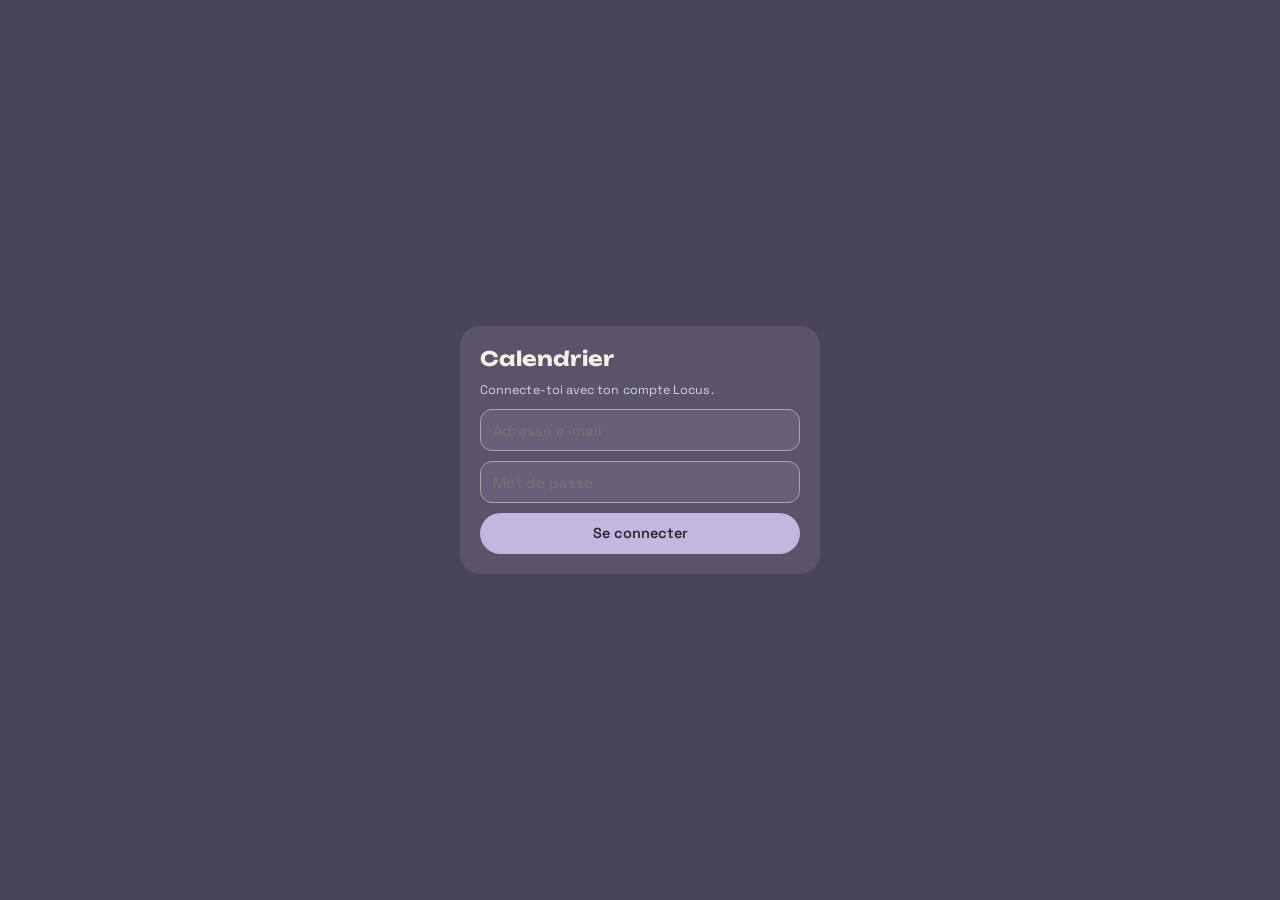
<file: calendrier/index.html>
<!doctype html>
<html lang="fr" data-lieu="locus">
<head>
<meta charset="utf-8">
<meta name="viewport" content="width=device-width,initial-scale=1,viewport-fit=cover">
<title>Calendrier · Locus</title>
<meta name="theme-color" content="#413B4F">
<meta name="mobile-web-app-capable" content="yes">
<meta name="apple-mobile-web-app-capable" content="yes">
<link rel="manifest" href="../manifest.webmanifest">
<link rel="icon" href="../icons/tete-192.png">
<link rel="apple-touch-icon" href="../icons/icon-192.png">
<link rel="stylesheet" href="../commun/cadre.css">
<link rel="stylesheet" href="../commun/lieux.css">
<style>
/* Le Calendrier de Locus (27.11.2026). Une seule semaine, deux zooms (simple : matin / après-midi ; en heures), et le mois.
   Le numéro de semaine de l'accueil l'ouvrira (étape suivante). Les données : commun/calendrier.js.
   Pas de couleur d'interface en dur : les jetons de commun/lieux.css. */
*{box-sizing:border-box}
body{margin:0;font-size:15px;line-height:1.45;-webkit-tap-highlight-color:transparent}
[hidden]{display:none!important}
button,input,select,textarea{font:inherit;color:inherit}
:focus-visible{outline:2px solid var(--accent);outline-offset:2px}
main{max-width:860px;margin:0 auto;padding:12px max(12px,env(safe-area-inset-right,0px)) 96px max(12px,env(safe-area-inset-left,0px));display:flex;flex-direction:column;gap:10px}
.barre{display:flex;flex-wrap:wrap;gap:8px;align-items:center;justify-content:space-between}
.seg{display:inline-flex;background:var(--creux);border-radius:99px;padding:3px;gap:2px}
.seg button{border:0;background:none;color:var(--on-page);border-radius:99px;padding:6px 12px;font-size:13.5px;font-weight:600;cursor:pointer}
.seg button[aria-pressed="true"]{background:var(--accent);color:var(--on-acc)}
.nav{display:inline-flex;gap:4px;align-items:center}
.nav button{border:0;background:var(--surface);color:var(--ink);border-radius:99px;padding:6px 11px;font-size:13px;font-weight:600;cursor:pointer;font-family:var(--f-mono)}
.nav button.mid{font-family:var(--f-body)}
.etat{display:flex;flex-wrap:wrap;gap:6px 10px;align-items:center;font-size:12.5px;color:var(--on-page);opacity:.85;margin:0}
.etat .err{color:var(--bad)}
.etat button{border:0;background:none;color:inherit;text-decoration:underline;cursor:pointer;padding:0;font-size:12.5px}
.aide{font-size:12.5px;color:var(--on-page);opacity:.75;margin:0}
.fab{position:fixed;right:max(18px,env(safe-area-inset-right,0px));bottom:calc(18px + env(safe-area-inset-bottom,0px));width:56px;height:56px;border-radius:18px;border:0;background:var(--accent);color:var(--on-acc);display:grid;place-items:center;cursor:pointer;z-index:20;box-shadow:0 6px 18px color-mix(in srgb,var(--page) 60%,transparent)}
.fab svg{width:24px;height:24px;stroke:currentColor;stroke-width:2;fill:none;stroke-linecap:round}
/* connexion */
.login .in{height:42px;border-radius:12px;border:1px solid var(--line-2);background:var(--surface-2);color:var(--ink);padding:0 12px;font-size:15px;width:100%}
.login .btn{border:0;border-radius:99px;padding:10px 18px;font-weight:600;font-size:14.5px;cursor:pointer;background:var(--accent);color:var(--on-acc)}
.login .note{font-size:12.5px;color:var(--ink-3);margin:0}
.login{position:fixed;inset:0;z-index:70;background:var(--page);display:grid;place-items:center;padding:20px}
.login form{background:var(--surface);color:var(--ink);border-radius:20px;padding:20px;width:100%;max-width:360px;display:flex;flex-direction:column;gap:10px}
.login h1{margin:0;font:700 20px var(--f-display)}
.toast{position:fixed;left:50%;bottom:calc(86px + env(safe-area-inset-bottom,0px));transform:translateX(-50%);z-index:80;background:var(--ink);color:var(--on-ink);padding:10px 16px;border-radius:12px;font-size:14px;max-width:calc(100% - 32px)}
</style>
<script src="../commun/couleurs.js"></script>
</head>
<body>
<div id="login" class="login" hidden><form id="f-login"><h1>Calendrier</h1><p class="note">Connecte-toi avec ton compte Locus.</p><input class="in" type="email" id="l-mail" autocomplete="username" placeholder="Adresse e-mail" aria-label="Adresse e-mail" required><input class="in" type="password" id="l-pass" autocomplete="current-password" placeholder="Mot de passe" aria-label="Mot de passe" required><button class="btn pri" type="submit">Se connecter</button><p class="note" id="l-err" hidden></p></form></div>
<header class="oh"><div class="oh-bar"><a class="oh-orga" href="../" aria-label="Retour à l'accueil de Locus"><svg class="ic" viewBox="0 0 20 20" aria-hidden="true"><circle cx="10" cy="10" r="8"/><path d="M8.5 8.5h3v3h-3zM10 2v2.5M10 15.5V18M2 10h2.5M15.5 10H18"/></svg></a><h1 class="oh-nom" id="titre">Calendrier</h1><span class="oh-sub" id="sous"></span><span class="oh-sp"></span><button class="oh-b" type="button" data-ampoule aria-label="Bugs et idées"><svg class="ic" viewBox="0 0 20 20" aria-hidden="true"><path d="M7 15h6M8 18h4M10 2a5 5 0 0 0-3.2 8.8V13h6.4v-2.2A5 5 0 0 0 10 2z"/></svg></button></div></header>
<main id="main">
  <div class="barre">
    <div class="seg" role="group" aria-label="Vue"><button type="button" data-vue="simple">Simple</button><button type="button" data-vue="heures">Heures</button><button type="button" data-vue="mois">Mois</button></div>
    <div class="nav"><button type="button" data-nav="-1" id="n-prec">‹</button><button type="button" class="mid" data-nav="0" id="n-auj">Aujourd’hui</button><button type="button" data-nav="1" id="n-suiv">›</button></div>
  </div>
  <p class="etat" id="etat"></p>
  <div id="cal"></div>
  <p class="aide" id="aide"></p>
</main>
<button class="fab" id="fab" type="button" aria-label="Nouvel événement"><svg viewBox="0 0 24 24" aria-hidden="true"><path d="M12 5v14M5 12h14"/></svg></button>
<div class="toast" id="toast" role="status" hidden></div>
<script src="../commun/supabase.js"></script>
<script src="../commun/projets.js"></script>
<script src="../commun/profil.js"></script>
<script src="../commun/calendrier.js"></script>
<script>
'use strict';
const SB_URL='https://rzcpjsffpvuvbdtqymms.supabase.co', SB_KEY='sb_publishable_mJNXDji0NMOmLFqo3GusGg_JBkFhJmC';
const K=window.Calendrier, esc=K.esc, Q=new URLSearchParams(location.search);
/* ouvert par le numéro de semaine de l'accueil, par-dessus lui (?dans=accueil&plein=1, commun/cadre.js) */
const DANS=Q.get('dans')==='accueil'&&window.parent!==window;
const dire=o=>{ if(!DANS) return; try{ parent.postMessage(Object.assign({locus:1},o),location.origin); }catch(e){} };
const pad=n=>String(n).padStart(2,'0'), AUJ=()=>K.iso(new Date());
let sb=null, UID=null, PB=null, C=null, V=null;
const E={vue:'simple', sem:K.wkKey(new Date()), mois:AUJ().slice(0,7)};
const $=id=>document.getElementById(id);
function toast(m){ const t=$('toast'); t.textContent=m; t.hidden=false; clearTimeout(toast.t); toast.t=setTimeout(()=>{ t.hidden=true; },2800); }
const lundi=k=>Projets.lundi(k);
const dateL=d=>{ const x=K.parse(d); return K.JOURS[K.jIdx(d)]+' '+x.getDate()+' '+K.MOIS[x.getMonth()]; };

/* ---------- la vue gardée par personne (profil « Mon Locus », champ cal) ---------- */
const VUES=['simple','heures','mois'];
function vueGardee(){ try{ const l=localStorage.getItem('locus-cal-vue-'+UID); if(VUES.includes(l)) return l; }catch(e){}
  const p=window.LocusProfil&&LocusProfil.existe(UID)?LocusProfil.lire(UID):null; return p&&VUES.includes(p.cal)?p.cal:'simple'; }
function garderVue(v){ try{ localStorage.setItem('locus-cal-vue-'+UID,v); }catch(e){}
  /* seulement si un profil existe déjà (sinon on écraserait celui d'un autre appareil par les valeurs par défaut) */
  if(window.LocusProfil&&LocusProfil.existe(UID)) LocusProfil.enregistrer(sb,UID,Object.assign({},LocusProfil.lire(UID),{cal:v})); }

/* ---------- affichage ---------- */
function plage(){ if(E.vue==='mois'){ const [y,m]=E.mois.split('-').map(Number), d1=K.iso(new Date(y,m-1,1)), dn=K.iso(new Date(y,m,0)); return [lundi(K.wkKey(K.parse(d1))),K.plusJ(lundi(K.wkKey(K.parse(dn))),6)]; }
  const m=lundi(E.sem); return [m,K.plusJ(m,6)]; }
function entete(){
  document.querySelectorAll('[data-vue]').forEach(b=>b.setAttribute('aria-pressed',String(b.dataset.vue===E.vue)));
  if(E.vue==='mois'){ const [y,m]=E.mois.split('-').map(Number); $('titre').textContent=K.MOIS_L[m-1].replace(/^./,c=>c.toUpperCase())+' '+y; $('sous').textContent='';
    const p=new Date(y,m-2,1), s=new Date(y,m,1); $('n-prec').textContent='‹ '+K.MOIS[p.getMonth()]; $('n-suiv').textContent=K.MOIS[s.getMonth()]+' ›'; $('n-auj').textContent='Ce mois'; }
  else { const m=lundi(E.sem), f=K.plusJ(m,6), a=K.parse(m), b=K.parse(f); $('titre').textContent='Semaine '+K.wkNum(E.sem);
    $('sous').textContent=a.getDate()+(a.getMonth()!==b.getMonth()?' '+K.MOIS[a.getMonth()]:'')+' – '+b.getDate()+' '+K.MOIS[b.getMonth()];
    $('n-prec').textContent='‹ S'+K.wkNum(K.wkKey(K.parse(K.plusJ(m,-7)))); $('n-suiv').textContent='S'+K.wkNum(K.wkKey(K.parse(K.plusJ(m,7))))+' ›'; $('n-auj').textContent=E.sem===K.wkKey(new Date())?'Cette semaine':'Aujourd’hui'; }
  $('aide').textContent=E.vue==='mois'?'Glisse un élément sur un autre jour : il garde son moment ou son heure. Touche un jour pour ouvrir sa semaine.'
    :'Glisse pour placer ou déplacer : sur une demi-journée, sur le jour lui-même (toute la journée)'+(E.vue==='heures'?', ou une heure':'')+' ; sors un projet, une séance ou une tâche du calendrier pour l’enlever de son jour. Les rendez-vous Proton restent fixes. Touche une case vide pour ajouter un événement.';
}
function etat(){ if(!C) return; const s=C.etat(), P=s.proton||{}, L=[];
  if(s.protonEnCours) L.push('<span>Lecture de Proton…</span>');
  else if(P.err) L.push(`<span class="err">Proton : ${esc(P.err)}</span>`);
  else if(P.le) L.push(`<span>Proton lu à ${new Date(P.le).toLocaleTimeString('fr-CH',{hour:'2-digit',minute:'2-digit'})}</span>`);
  (P.erreurs||[]).forEach(x=>L.push(`<span class="err">${esc(x.nom)} : ${esc(x.message)}</span>`));
  if((P.cals||[]).length||P.err) L.push('<button type="button" data-r="proton">Actualiser</button>');
  if(s.evAbsent) L.push('<span class="err">Tes propres événements : lance d’abord supabase/calendrier.sql dans Supabase.</span>');
  if(s.erreur) L.push(`<span class="err">${esc(s.erreur)}</span>`);
  if(s.attente) L.push('<span>Des changements attendent le réseau</span>');
  $('etat').innerHTML=L.join(''); }
function afficher(){ entete(); if(V) V.regler({vue:E.vue,semaine:E.sem,mois:E.mois}); etat(); }
function aller(o){ Object.assign(E,o); try{ const u=new URL(location.href); u.searchParams.set('vue',E.vue); if(E.vue==='mois'){ u.searchParams.set('mois',E.mois); u.searchParams.delete('sem'); } else { u.searchParams.set('sem',E.sem); u.searchParams.delete('mois'); } history.replaceState(null,'',u); }catch(e){}
  afficher(); const [a,b]=plage(); C.charger(a,b); }

/* ---------- les fiches : dans commun/calendrier.js (C.fiche, C.nouveau), les mêmes que dans la routine et l'Établi ---------- */
const ouvrir=x=>C.fiche(x,{semaine:E.sem});
const formEv=(r,q)=>C.nouveau(q||{jour:E.vue==='mois'?AUJ():(AUJ()>=lundi(E.sem)&&AUJ()<=K.plusJ(lundi(E.sem),6)?AUJ():lundi(E.sem))});

/* ---------- barre ---------- */
document.querySelector('.seg').addEventListener('click',e=>{ const b=e.target.closest('[data-vue]'); if(!b||b.dataset.vue===E.vue) return; const v=b.dataset.vue;
  if(v==='mois') E.mois=lundi(E.sem).slice(0,7)<=AUJ().slice(0,7)&&K.plusJ(lundi(E.sem),6).slice(0,7)>=AUJ().slice(0,7)?AUJ().slice(0,7):K.plusJ(lundi(E.sem),3).slice(0,7);
  garderVue(v); aller({vue:v}); });
document.querySelector('.nav').addEventListener('click',e=>{ const b=e.target.closest('[data-nav]'); if(!b) return; const n=+b.dataset.nav;
  if(E.vue==='mois'){ if(!n){ aller({mois:AUJ().slice(0,7)}); return; } const [y,m]=E.mois.split('-').map(Number), d=new Date(y,m-1+n,1); aller({mois:d.getFullYear()+'-'+pad(d.getMonth()+1)}); return; }
  aller({sem:n?K.wkKey(K.parse(K.plusJ(lundi(E.sem),7*n))):K.wkKey(new Date())}); });
$('etat').addEventListener('click',e=>{ if(e.target.closest('[data-r="proton"]')){ const [a,b]=plage(); C.chargerProton(a,b); } });
$('fab').addEventListener('click',()=>formEv(null));
document.querySelector('.oh-orga').addEventListener('click',e=>{ if(DANS){ e.preventDefault(); dire({etat:'fermer'}); } });
/* au premier plan, une autre app s'ouvre dans la page entière (pas dans le cadre de l'accueil) */
document.addEventListener('click',e=>{ const a=e.target.closest('a[href^="../"]'); if(a&&DANS&&!a.classList.contains('oh-orga')) a.target='_top'; },true);

/* ---------- démarrage ---------- */
async function entrer(user){
  UID=user.id; $('login').hidden=true; PB=Projets.base(sb,UID);
  C=Calendrier.creer({sb,uid:UID,PB,url:SB_URL,cle:SB_KEY,toast,base:'../',lienCible:DANS?'_top':''});
  if(window.LocusProfil) await LocusProfil.tirer(sb,UID).catch(()=>{});
  E.vue=VUES.includes(Q.get('vue'))?Q.get('vue'):vueGardee();
  if(/^\d{4}-W\d\d$/.test(Q.get('sem')||'')) E.sem=Q.get('sem');
  if(/^\d{4}-\d\d$/.test(Q.get('mois')||'')) E.mois=Q.get('mois'); else if(Q.get('sem')) E.mois=K.plusJ(lundi(E.sem),3).slice(0,7);
  V=C.monter($('cal'),{vue:E.vue,semaine:E.sem,mois:E.mois,placer:'tout',trayReplie:true,ouvrir,
    vide:q=>{ if(q.mois){ aller({vue:VUES.includes(vueSemaine())?vueSemaine():'simple',sem:K.wkKey(K.parse(q.jour))}); return; } formEv(null,q); },
    semaineChoisie:k=>aller({vue:vueSemaine(),sem:k})});
  C.surChangement(()=>{ V.dessiner(); etat(); });
  PB.surChangement(()=>V.dessiner());
  aller({});
  dire({etat:'pret'});
}
/* depuis le mois, on revient à la dernière vue de semaine choisie */
function vueSemaine(){ try{ const v=localStorage.getItem('locus-cal-vuesem-'+UID); if(v==='heures'||v==='simple') return v; }catch(e){} return 'simple'; }
document.querySelector('.seg').addEventListener('click',e=>{ const b=e.target.closest('[data-vue]'); if(b&&b.dataset.vue!=='mois') try{ localStorage.setItem('locus-cal-vuesem-'+UID,b.dataset.vue); }catch(x){} },true);
(async function(){
  if('serviceWorker' in navigator){ try{ navigator.serviceWorker.register('../sw.js'); }catch(e){} }
  if(!window.supabase||!window.supabase.createClient){ $('cal').innerHTML='<p class="aide">Impossible de charger le calendrier. Recharge la page.</p>'; return; }
  sb=window.supabase.createClient(SB_URL,SB_KEY,{auth:{persistSession:true,autoRefreshToken:true,storageKey:'orga-auth'}});
  let s=null; try{ s=(await sb.auth.getSession()).data.session; }catch(e){}
  if(s&&s.user) await entrer(s.user); else { $('login').hidden=false; dire({etat:'pret'}); }
  $('f-login').addEventListener('submit',async ev=>{ ev.preventDefault();
    try{ const {data,error}=await sb.auth.signInWithPassword({email:$('l-mail').value.trim(),password:$('l-pass').value}); if(error) throw error; await entrer(data.user); }
    catch(err){ const p=$('l-err'); p.hidden=false; p.textContent=/invalid/i.test((err&&err.message)||'')?'E-mail ou mot de passe incorrect.':'Connexion impossible : '+((err&&err.message)||err); } });
  addEventListener('online',()=>{ if(C){ C.vider(); const [a,b]=plage(); C.charger(a,b); } });
  document.addEventListener('visibilitychange',()=>{ if(C&&document.visibilityState==='visible'){ const [a,b]=plage(); C.charger(a,b); } });
})();
</script>
<script src="../commun/ampoule.js" data-app="orga" defer></script>
<script src="../commun/cadre.js"></script>
</body>
</html>
</file>
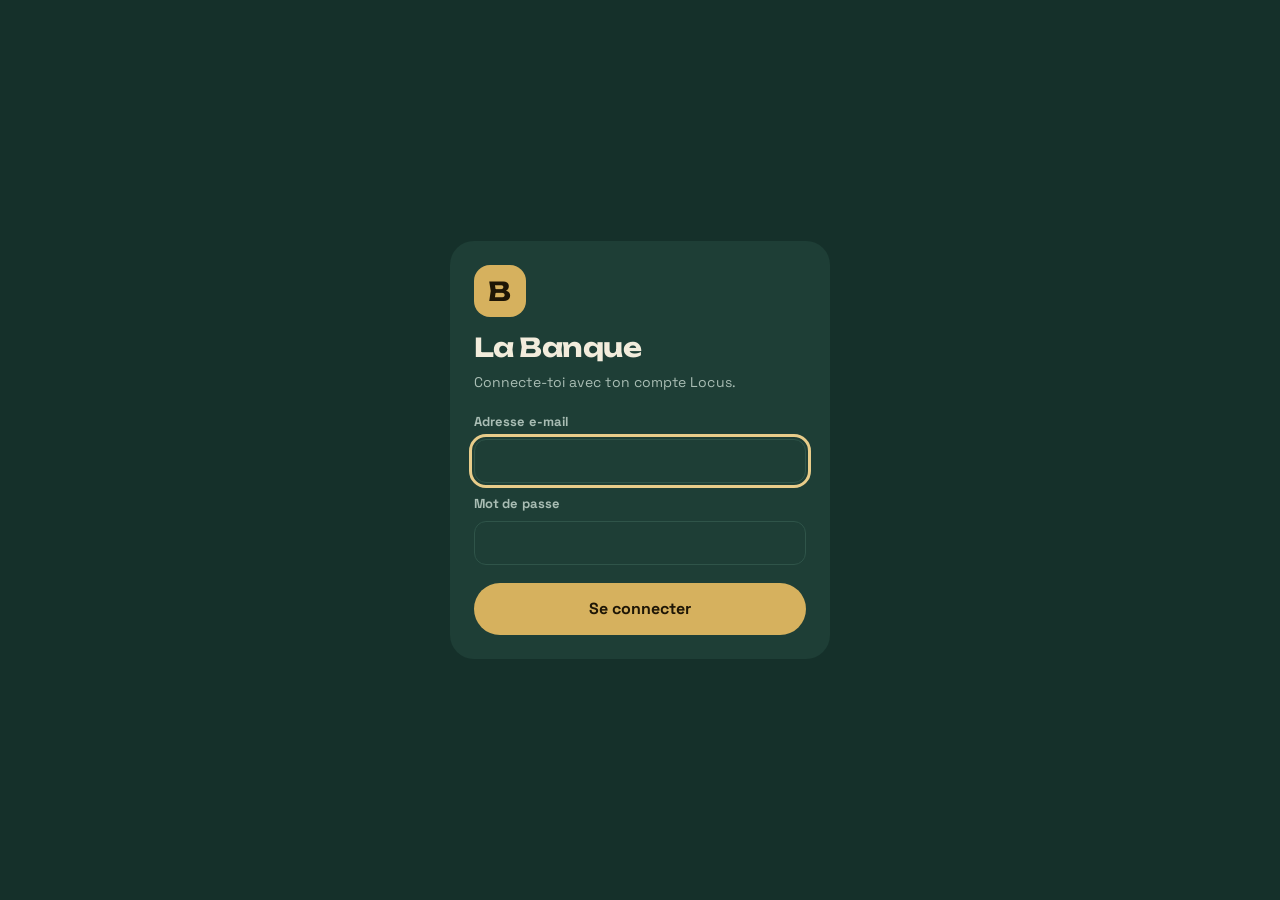
<file: cash/index.html>
<!doctype html><html lang="fr"><head><meta charset="utf-8"><title>Banque</title><meta http-equiv="refresh" content="0; url=../banque/"><link rel="canonical" href="../banque/"></head><body><p><a href="../banque/">L’app s’appelle maintenant Banque : continuer</a></p><script>location.replace("../banque/"+location.hash)</script></body></html>
</file>
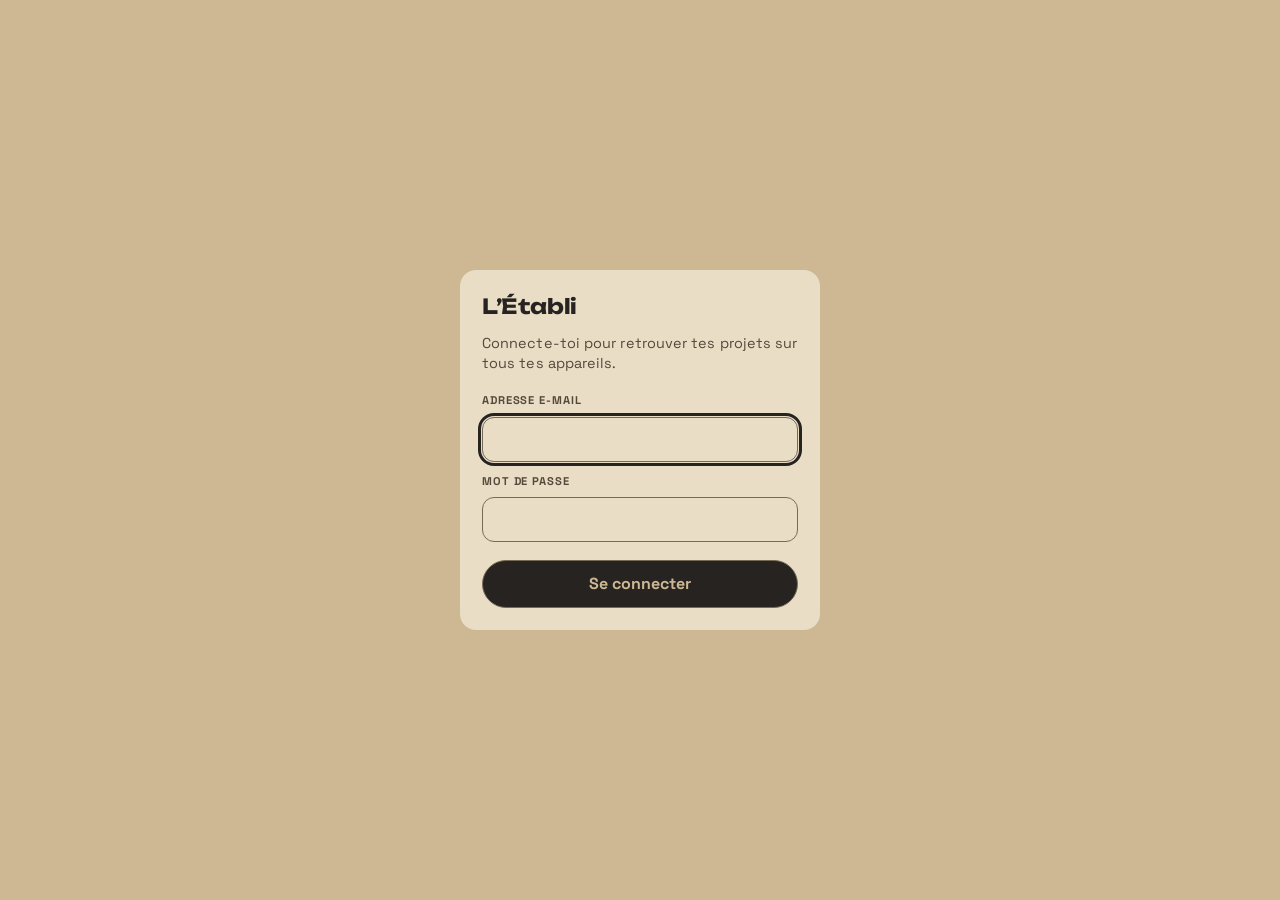
<file: etabli/index.html>
<!doctype html>
<html lang="fr" data-lieu="etabli">
<head>
<meta charset="utf-8">
<meta name="viewport" content="width=device-width,initial-scale=1,viewport-fit=cover">
<title>L’Établi</title>
<meta name="theme-color" content="#C2AC85">
<meta name="mobile-web-app-capable" content="yes">
<meta name="apple-mobile-web-app-capable" content="yes">
<link rel="manifest" href="../manifest.webmanifest">
<link rel="icon" href="icons/tete-192.png">
<link rel="apple-touch-icon" href="icons/icon-192.png">
<style>
@font-face{font-family:"Atkinson Hyperlegible";font-weight:400;font-style:normal;font-display:swap;src:url(../commun/fonts/atkinson-hyperlegible-latin-400-normal.woff2) format("woff2")}
@font-face{font-family:"Atkinson Hyperlegible";font-weight:700;font-style:normal;font-display:swap;src:url(../commun/fonts/atkinson-hyperlegible-latin-700-normal.woff2) format("woff2")}
@font-face{font-family:"JetBrains Mono";font-weight:400;font-style:normal;font-display:swap;src:url(../commun/fonts/jetbrains-mono-latin-400-normal.woff2) format("woff2")}
@font-face{font-family:"JetBrains Mono";font-weight:600;font-style:normal;font-display:swap;src:url(../commun/fonts/jetbrains-mono-latin-600-normal.woff2) format("woff2")}
:root{color-scheme:light}
body{margin:0}
img{max-width:100%}
[hidden]{display:none!important}
</style>
<style>
/* Layout : appli mobile, la semaine comme unité (3 cases + 2 petits), création express en un écran ; angles droits, thème clair uniquement */
:root{
  /* charte du 15.11 (commun/CHARTE.md) : bois huilé, contreplaqué, graphite et jaune du mètre ; --ink et --line viennent du lieu */
  --paper:var(--page); --cell:var(--surface); --muted:var(--on-page-2); /* sur la page ; les cartes remettent --ink-3 */ --grid:color-mix(in srgb,var(--line) 70%,var(--surface)); --thead:var(--surface-2); --bd:var(--line-2);
  --band:var(--accent); --band-ink:var(--on-acc);
  --other:color-mix(in srgb,var(--ink) 12%,var(--surface)); --pos:var(--good); --neg:var(--bad); --urg:var(--crayon); --star:var(--warn);
  /* jours et états (25.11) : une teinte mêlée à la carte, lisible avec toutes les palettes */
  --jour-we:color-mix(in srgb,var(--ink) 9%,var(--surface)); --jour-off:color-mix(in srgb,#E7739F 28%,var(--surface)); --jour-off-2:color-mix(in srgb,#E7739F 45%,var(--surface)); --jour-tod:color-mix(in srgb,#F2C230 16%,var(--surface));
  --scrim:rgba(38,35,33,.5);
  --body:var(--f-body); --mono:var(--f-mono);
}
*{box-sizing:border-box;border-radius:0}
html,body{height:100%}
body{background:var(--paper);color:var(--ink);font:16px/1.4 var(--body);-webkit-tap-highlight-color:transparent}

button,input,textarea,select{font:inherit;color:inherit}
button{cursor:pointer}
:focus-visible{outline:3px solid var(--ink);outline-offset:1px}
h1,h2,h3{margin:0;text-wrap:balance}

.top{position:sticky;top:env(safe-area-inset-top,0px);z-index:20;background:var(--band);color:var(--band-ink)}
.top .in{max-width:760px;margin:0 auto;padding-left:max(16px,env(safe-area-inset-left,0px));padding-right:max(16px,env(safe-area-inset-right,0px));padding-block:7px;display:flex;align-items:center;justify-content:space-between;gap:8px}
.top .brand{display:flex;align-items:baseline;gap:8px;min-width:0}
.top h1{font-size:1.05rem;font-weight:700;letter-spacing:.08em;text-transform:uppercase}
.top .sub{font-family:var(--mono);font-size:.78rem;opacity:.75}
.top .btns{display:flex;gap:5px;flex:none}
@media (max-width:430px){.top .brand{gap:6px}.top .btns{gap:4px}.topbtn{padding:5px 6px}}
.top .orga{align-self:center;display:inline-flex;color:var(--band-ink);padding:4px 4px 4px 0;margin-right:2px;opacity:.9}
.topbtn{border:1px solid rgba(255,255,255,.55);background:transparent;color:var(--band-ink);padding:5px 8px;font-size:.8rem;font-weight:700;white-space:nowrap}
.topbtn.plus{background:var(--band-ink);color:var(--band);border-color:var(--band-ink)}
.wrap{max-width:760px;margin:0 auto;padding-left:max(16px,env(safe-area-inset-left,0px));padding-right:max(16px,env(safe-area-inset-right,0px));padding-block:0 calc(92px + env(safe-area-inset-bottom,0px))}
.note{margin:10px 0 0;font-size:.8rem;color:var(--muted)}
.linkbtn{background:none;border:0;padding:0;color:var(--ink);text-decoration:underline;font-size:.8rem}
.lbl{font-size:.68rem;text-transform:uppercase;letter-spacing:.08em;color:var(--muted);font-weight:700}
.empty{font-size:.86rem;color:var(--muted);padding:10px 12px}
.btn{border:1px solid var(--bd);padding:12px 16px;font-weight:700;background:var(--ink);color:var(--paper);width:100%}
.btn.ghost{background:var(--cell);color:var(--ink);--muted:var(--ink-3)}
.btn.warn{background:var(--cell);color:var(--neg);border-color:var(--neg);--muted:var(--ink-3)}
.sechead{background:var(--band);color:var(--band-ink);padding:8px 12px;font-size:.85rem;font-weight:700;text-transform:uppercase;letter-spacing:.06em;margin-top:20px;display:flex;justify-content:space-between;gap:10px}
.sechead span{font-family:var(--mono);font-weight:400;text-transform:none;letter-spacing:0}
.stars{color:var(--star);letter-spacing:-.05em;font-size:.9em;white-space:nowrap}
.stars .off{color:var(--line)}
.urg{background:var(--urg);color:#fff;font-family:var(--mono);font-size:.68rem;font-weight:600;padding:1px 5px;letter-spacing:.04em;white-space:nowrap}
.tg{display:inline-block;border:1px solid currentColor;font-size:.7rem;font-weight:700;padding:0 5px;letter-spacing:.02em;white-space:nowrap}

/* Navigation de semaine */
.wknav{display:flex;align-items:stretch;border:1px solid var(--bd);margin:14px 0 12px;background:var(--cell);color:var(--ink);--muted:var(--ink-3)}
.wknav button{border:0;background:var(--cell);width:48px;font-size:1.2rem;flex:none;color:var(--ink);--muted:var(--ink-3)}
.wknav button:first-child{border-right:1px solid var(--bd)}
.wknav button:last-child{border-left:1px solid var(--bd)}
.wknav .mid{flex:1;text-align:center;padding:8px 6px;min-width:0}
.wknav .mid b{display:block;font-size:1.05rem}
.wknav .mid span{font-family:var(--mono);font-size:.76rem;color:var(--muted)}
.wknav .mid{background:var(--other);color:var(--ink);--muted:var(--ink-3)}
.wknav.cur .mid{background:var(--cell);color:var(--ink);--muted:var(--ink-3)}
.rule{font-size:.86rem;color:var(--muted);margin:0}
.rulerow{display:flex;align-items:center;justify-content:space-between;gap:10px;margin:0 0 10px}
.orgbtn{border:1px solid var(--bd);background:var(--cell);padding:6px 12px;font-weight:700;font-size:.85rem;flex:none;color:var(--ink);--muted:var(--ink-3)}
.orgbtn.on{background:var(--ink);color:var(--paper)}
.orgbar{display:flex;border-top:1px solid var(--bd);background:var(--cell);color:var(--ink);--muted:var(--ink-3)}
.orgbar button{border:0;border-right:1px solid var(--bd);background:var(--cell);padding:10px 16px;font-weight:700;font-size:1rem;color:var(--ink);--muted:var(--ink-3)}
.orgbar button[disabled]{color:var(--line)}
.orgbar .rm{margin-left:auto;border-right:0;border-left:1px solid var(--bd);color:var(--neg);font-size:.85rem}
.small .smx{align-self:flex-start;margin-top:4px;border:1px solid currentColor;background:transparent;color:inherit;font-size:.75rem;font-weight:700;padding:2px 7px}
.vrac{border:1px solid var(--line);border-top:0;background:var(--cell);color:var(--ink);--muted:var(--ink-3)}
.vrac .inline .input{border:0;border-top:1px solid var(--line)}
.vrac .inline .btn{border:0;border-top:1px solid var(--bd)}
.vlist{list-style:none;margin:0;padding:0}
.vlist li{display:flex;align-items:center;gap:8px;padding:0 0 0 12px;border-top:1px solid var(--line);min-height:42px;font-size:.93rem}
.vlist li:first-child{border-top:0}
.vlist .t{flex:1;min-width:0;padding:8px 0}
.vlist .vb{border:1px solid var(--bd);background:var(--cell);padding:4px 8px;font-size:.8rem;font-weight:700;white-space:nowrap;color:var(--ink);--muted:var(--ink-3)}
.vlist .vx{border:0;border-left:1px solid var(--line);background:none;align-self:stretch;width:44px;font-size:1.05rem;color:var(--muted)}
.sheet .vrac{border-top:1px solid var(--bd);border-color:var(--ink)}
.kb{display:none}
body.kbd .kb{display:inline-grid;place-items:center;min-width:18px;height:18px;padding:0 3px;font-family:var(--mono);font-size:.7rem;font-weight:600;font-style:normal;background:var(--ink);color:var(--paper);line-height:1;flex:none;vertical-align:middle;letter-spacing:0;text-transform:none}
body.kbd .topbtn .kb{background:var(--band-ink);color:var(--band);margin-right:5px}
body.kbd .topbtn.plus .kb{background:var(--band);color:var(--band-ink)}
.tab{position:relative}
body.kbd .tab .kb{position:absolute;top:4px;right:6px}
body.kbd .tab[aria-current="page"] .kb{background:var(--paper);color:var(--ink)}
body.kbd .band .kb{background:var(--pt);color:var(--pc)}
body.kbd .xbtn .kb{background:currentColor;color:var(--pc,var(--band));margin-left:5px}
.vrac .inline .kb{align-self:center;margin:0 2px 0 10px}
body.kbd :focus{outline:3px solid var(--ink);outline-offset:-3px;box-shadow:inset 0 0 0 6px var(--hl)}
body.kbd .input:focus,body.kbd input:focus{box-shadow:inset 0 0 0 3px var(--hl)}
/* Mode mini (DumberOS, très petit écran) */
body.minimode .wrap>.note{display:none}
body.minimode .top .in{padding-block:6px}
.mbig{display:grid;grid-template-columns:1fr 1fr;gap:5px;margin-top:6px}
.mbig button{border:2px solid var(--bd);background:var(--cell);padding:9px 4px;font-weight:700;font-size:.95rem;display:flex;align-items:center;justify-content:center;gap:6px;color:var(--ink);--muted:var(--ink-3)}
.mbig button.dark{background:var(--ink);color:var(--paper)}
body.kbd .mbig button.dark .kb{background:var(--paper);color:var(--ink)}
.mlbl{margin-top:10px;font-size:.68rem;text-transform:uppercase;letter-spacing:.08em;color:var(--muted);font-weight:700;display:flex;justify-content:space-between}
body.minimode .mrows{margin-top:4px;gap:4px}
body.minimode .mrow{height:44px}
.mnote{margin:6px 0 0;font-size:.78rem;color:var(--muted)}
body.minimode::before{background:var(--paper)}
body.minimode .wrap{padding-block:8px 8px}
.mhead{display:flex;align-items:stretch;border:1px solid var(--bd);background:var(--other);height:38px;color:var(--ink);--muted:var(--ink-3)}
.mhead.cur{background:var(--cell);color:var(--ink);--muted:var(--ink-3)}
.mhead button{border:0;background:var(--cell);padding:0 8px;font-size:1.1rem;font-weight:700;display:flex;align-items:center;gap:5px;color:var(--ink);--muted:var(--ink-3)}
.mhead .mid{flex:1;display:flex;align-items:center;justify-content:center;gap:6px;font-size:.8rem;border-left:1px solid var(--bd);border-right:1px solid var(--bd);font-family:var(--mono);min-width:0;white-space:nowrap;overflow:hidden}
.mhead .mid b{font-family:var(--body);font-size:1rem}
.mrows{display:flex;flex-direction:column;gap:5px;margin-top:6px}
.mrow{display:flex;align-items:center;gap:8px;border:1px solid var(--bd);background:var(--pc);color:var(--pt);padding:0 8px;height:52px;text-align:left;min-width:0;width:100%}
.mrow .emo{font-size:1.3rem}
.mrow .kb{background:var(--pt)!important;color:var(--pc)!important}
.mrow .tx{display:flex;flex-direction:column;min-width:0;flex:1}
.mrow .tx b{font-size:.95rem;white-space:nowrap;overflow:hidden;text-overflow:ellipsis}
.mrow .tx small{font-size:.76rem;opacity:.85;white-space:nowrap;overflow:hidden;text-overflow:ellipsis}
.mrow.free{--pc:transparent;--pt:var(--muted);border-style:dashed;border-color:var(--muted)}
.mrow.free .kb{background:var(--muted)!important;color:var(--paper)!important}
.mchips{display:flex;gap:5px;margin-top:5px}
.mchip{flex:1;min-width:0;border:1px solid var(--bd);background:var(--pc);color:var(--pt);font-size:.8rem;font-weight:700;padding:6px;white-space:nowrap;overflow:hidden;text-overflow:ellipsis;text-align:left}
.minline{display:flex;align-items:center;margin-top:6px;border:1px solid var(--bd);background:var(--cell);color:var(--ink);--muted:var(--ink-3)}
.minline .kb{margin-left:8px}
.minline .input{border:0;padding:9px 8px;font-size:.92rem}
.minline .btn{width:auto;border:0;border-left:1px solid var(--bd);padding:9px 13px}
.mkeys{display:grid;grid-template-columns:repeat(4,1fr);gap:4px;margin-top:6px}
.mkeys button{border:1px solid var(--bd);background:var(--cell);font-size:.76rem;font-weight:700;padding:6px 2px;display:flex;align-items:center;justify-content:center;gap:4px;min-width:0;color:var(--ink);--muted:var(--ink-3)}
.mmode{display:block;margin:6px auto 0;background:none;border:0;font-size:.74rem;color:var(--muted);text-decoration:underline}
.mback{margin:2px 0 8px}
.mback button{border:1px solid var(--bd);background:var(--cell);padding:6px 10px;font-weight:700;font-size:.85rem;display:inline-flex;gap:6px;align-items:center;color:var(--ink);--muted:var(--ink-3)}
body.minimode .sheet{max-height:100%}
body.minimode .shead{padding-block:8px}
body.minimode .shead h2{font-size:1.02rem}
body.minimode .shead .emo{font-size:1.4rem}
body.minimode .sbody{gap:12px;padding-top:10px}
body.minimode .gnav{margin-top:0}
.st-proch{background:color-mix(in srgb,#F0A35E 40%,var(--surface))}
.st-later{background:color-mix(in srgb,#8E9BC4 22%,var(--surface))}
.wkline{display:flex;align-items:stretch;margin-top:14px;border:1px solid var(--bd);background:var(--cell);color:var(--ink);--muted:var(--ink-3)}
.wklab{border:0;border-right:1px solid var(--bd);background:var(--cell);padding:4px 10px;display:flex;flex-direction:column;align-items:center;justify-content:center;flex:none;font-family:var(--mono);line-height:1.15;color:var(--ink);--muted:var(--ink-3)}
.wklab b{font-size:.85rem}
.wklab span{font-size:.7rem;color:var(--muted)}
.wkchips{display:flex;flex-direction:column;gap:4px;padding:5px;min-width:0;flex:1;justify-content:center}
.wkchips .mini{white-space:nowrap;overflow:hidden;text-overflow:ellipsis;width:100%;text-align:left;display:block;padding:5px 8px}
.wkchips .mini.sm{font-weight:400;font-size:.78rem}
.ctrl{display:flex;flex-direction:column;gap:8px;margin:14px 0 10px}
.ctrl .chips{margin:0}
.ptable th.pth{position:sticky;left:0;z-index:3;background:var(--thead);border-right:1px solid var(--bd);min-width:210px;color:var(--ink);--muted:var(--ink-3)}
tbody tr.qrow{cursor:default}
.qrow td{background:var(--thead);height:auto;padding:6px 0;white-space:nowrap;color:var(--ink);--muted:var(--ink-3)}
.qrow .quad{position:sticky;left:10px;display:inline-flex;margin:0;padding-right:10px}
.tagfilter{margin-top:14px;display:flex;flex-direction:column;gap:6px}
.tab .badge{position:absolute;top:4px;left:calc(50% + 8px);background:var(--urg);color:#fff;font-family:var(--mono);font-size:.64rem;font-weight:600;min-width:16px;height:16px;padding:0 3px;display:grid;place-items:center}
.vadd{margin-top:14px;border:1px solid var(--bd);background:var(--cell);color:var(--ink);--muted:var(--ink-3)}
.vadd .input{border:0}
.vadd .btn{border:0;border-left:1px solid var(--bd);width:auto;padding:0 18px}
.vlist .vt{flex:1;min-width:0;background:none;border:0;text-align:left;padding:10px 0;font-size:.95rem}
.vlist .vgo{color:var(--muted);padding:0 12px;font-size:1.1rem}
.vlist .vchk{width:22px;height:22px;margin:0;accent-color:var(--ink);flex:none}
.vlist li.done .vt{color:var(--muted);text-decoration:line-through}
.vlist li.empty{padding:10px 12px}
.opts{display:flex;flex-direction:column;gap:6px}
.optbtn{display:flex;align-items:center;gap:12px;border:1px solid var(--bd);background:var(--cell);padding:10px 12px;text-align:left;width:100%;color:var(--ink);--muted:var(--ink-3)}
.optbtn .oe{font-size:1.5rem;flex:none}
.optbtn .tx{display:flex;flex-direction:column;min-width:0}
.optbtn .tx span{font-size:.8rem;color:var(--muted)}
.wslots{list-style:none;margin:0;padding:0;display:flex;flex-direction:column;gap:6px}
.wslots li{display:flex;align-items:stretch;gap:0}
.wslots .pickbtn{flex:1;min-width:0}
.wslots .wrm{border:1px solid var(--bd);border-left:0;background:var(--cell);color:var(--neg);font-weight:700;font-size:.8rem;padding:0 10px;--muted:var(--ink-3)}
.wslots .slot.free{padding:12px}
.wkpick .wsep{background:var(--band);color:var(--band-ink);padding:4px 12px;font-size:.72rem;font-weight:700;text-transform:uppercase;letter-spacing:.08em}
@media (max-width:600px){.ptable th.pth{min-width:132px;max-width:132px}}
.bravo{position:fixed;inset:0;z-index:90;display:grid;place-items:center;background:rgba(20,20,20,.55);cursor:pointer}
.bravo canvas{position:absolute;inset:0;width:100%;height:100%}
.bravobox{position:relative;background:var(--pc);color:var(--pt);border:3px solid var(--bd);box-shadow:8px 8px 0 var(--ink);padding:18px 28px;display:flex;flex-direction:column;align-items:center;gap:4px;max-width:calc(100% - 48px);animation:pop .35s cubic-bezier(.2,1.6,.4,1)}
.bravobox .emo{font-size:2.4rem}
.bravobox b{font-family:var(--mono);font-size:2.4rem;letter-spacing:.12em;line-height:1}
.bravobox small{font-size:.9rem;font-weight:700;text-align:center;overflow-wrap:anywhere}
@keyframes pop{from{transform:scale(.4)}to{transform:none}}
@media (prefers-reduced-motion:reduce){.bravobox{animation:none}}
.notesprev{border:1px solid var(--bd);background:var(--cell);padding:10px 12px;text-align:left;display:flex;flex-direction:column;gap:3px;width:100%;color:var(--ink);--muted:var(--ink-3)}
.notesprev span{font-size:.88rem;white-space:nowrap;overflow:hidden;text-overflow:ellipsis;color:var(--muted)}
.notesprev b{font-size:.85rem;margin-top:4px}
#notesbib{position:fixed;inset:0;z-index:300;display:flex;flex-direction:column;background:var(--surface);color:var(--ink);--muted:var(--ink-3)}
#notesbib .nb-bar{display:flex;align-items:center;gap:10px;padding:calc(8px + env(safe-area-inset-top,0px)) 12px 8px;background:var(--head);color:var(--on-head)}
#notesbib .nb-bar b{flex:1;min-width:0;white-space:nowrap;overflow:hidden;text-overflow:ellipsis}
#notesbib .nb-bar span{font:400 .7rem/1 var(--mono,monospace);text-transform:uppercase;letter-spacing:.12em;opacity:.8}
#notesbib .xbtn{color:inherit;border-color:currentColor;background:transparent}
#notesbib iframe{flex:1;width:100%;border:0;display:block}
.nbframe{display:block;width:100%;height:120px;border:0;background:transparent;color-scheme:light}
.nblbl{display:flex;align-items:baseline;gap:10px}.nblbl .linkbtn{margin-left:auto;font-size:.8rem}
body.nb-open{overflow:hidden}
.nlist{list-style:none;margin:0;padding:0;border:1px solid var(--bd);background:var(--cell);color:var(--ink);--muted:var(--ink-3)}
.nl{display:flex;align-items:center;padding-left:calc(var(--lv) * 22px);border-top:1px solid var(--grid)}
.nl:first-child{border-top:0}
.nb{width:30px;height:38px;flex:none;border:0;background:none;font-size:1rem;color:var(--muted);padding:0}
.nb.has{color:var(--ink);font-weight:700}
.ni{flex:1;min-width:0;border:0;background:transparent;padding:9px 8px 9px 0;font-size:1rem}
.ni:focus{outline:none;background:var(--hl);color:var(--ink);--muted:var(--ink-3)}
.nl.done .ni{text-decoration:line-through;color:var(--muted)}
.ntools{position:sticky;bottom:calc(-24px - env(safe-area-inset-bottom,0px));margin-top:14px;display:grid;grid-template-columns:repeat(6,1fr);border-top:2px solid var(--bd);background:var(--cell);padding-bottom:calc(24px + env(safe-area-inset-bottom,0px));color:var(--ink);--muted:var(--ink-3)}
.ntools button{border:0;border-left:1px solid var(--line);background:var(--cell);padding:12px 0;font-size:1.15rem;font-weight:700;color:var(--ink);--muted:var(--ink-3)}
.ntools button:first-child{border-left:0}
.sync{border:0;background:transparent;font-family:var(--mono);font-size:.74rem;font-weight:600;padding:2px 6px;color:var(--band-ink);opacity:.9}
.sync.ok{color:color-mix(in srgb,#3FA66A 50%,var(--on-head))}.sync.pend{color:color-mix(in srgb,#E8B020 50%,var(--on-head))}.sync.err{color:color-mix(in srgb,#E5484D 50%,var(--on-head))}.sync.off{color:color-mix(in srgb,var(--on-head) 70%,transparent)}
.login{position:fixed;inset:0;z-index:100;background:var(--paper);display:grid;place-items:center;padding-left:max(16px,env(safe-area-inset-left,0px));padding-right:max(16px,env(safe-area-inset-right,0px))}
.lbox{width:100%;max-width:360px;border:2px solid var(--bd);background:var(--cell);padding:22px;display:flex;flex-direction:column;gap:8px;color:var(--ink);--muted:var(--ink-3)}
.lbox h1{margin:0 0 4px;font-size:1.4rem;letter-spacing:.08em;text-transform:uppercase}
.lbox p{margin:0 0 8px;font-size:.9rem;color:var(--muted)}
.lbox label{font-size:.7rem;text-transform:uppercase;letter-spacing:.08em;color:var(--muted);font-weight:700;margin-top:4px}
.lbox .btn{margin-top:10px}
.lerr{color:var(--neg)!important;font-weight:700}
@media (pointer:coarse){.tablebox,.gantt{scrollbar-width:none}.tablebox::-webkit-scrollbar,.gantt::-webkit-scrollbar{display:none}}
@media (pointer:fine){.tablebox,.gantt{scrollbar-width:auto;scrollbar-color:var(--ink) var(--thead)}}
.sizes button[data-s="mini"]{grid-column:1/-1;flex-direction:row;align-items:baseline;gap:10px}
.mgrp td{font-weight:700}
.mlist{list-style:none;margin:0;padding:0;border:1px solid var(--bd);background:var(--cell);color:var(--ink);--muted:var(--ink-3)}
.mlist li{display:flex;align-items:center;gap:10px;padding-left:12px;border-top:1px solid var(--line)}
.mlist li:first-child{border-top:0}
.mlist .mt{flex:1;min-width:0;border:0;background:none;text-align:left;padding:9px 12px 9px 0;display:flex;flex-direction:column;gap:3px}
.mlist .mt b{font-size:.98rem}
.mlist li.empty{padding:12px}
.mminis{width:100%;margin-top:6px;border:2px solid var(--bd);background:var(--cell);padding:10px;font-weight:700;font-size:1rem;display:flex;justify-content:space-between;align-items:center;color:var(--ink);--muted:var(--ink-3)}
body.minimode .minline .input{padding:13px 10px;font-size:1.05rem}
body.minimode .minline .btn{padding:13px 16px;font-size:1.1rem}
body.minimode .mbig button{padding:16px 6px;font-size:1.08rem}
body.minimode .mrow{height:52px}
body.minimode .mrow .tx b{font-size:1.02rem}
body.minimode .kb{min-width:22px;height:22px;font-size:.8rem}
body.minimode .top .sub{font-size:.95rem}
body.minimode .sync{font-size:.9rem}
body.minimode .mlbl{font-size:.82rem}
body.minimode .mrow .tx small{font-size:.9rem}
body.minimode .mnote{font-size:.95rem}
body.minimode .mmode{font-size:.95rem}
body.minimode .empty{font-size:1rem}
body.minimode .note,body.minimode .duehint{font-size:.95rem}
body.minimode .lbl,body.minimode .field>label,body.minimode .field>.lbl{font-size:.8rem}
body.minimode .meta{font-size:.85rem}
body.minimode .shead h2 small{font-size:.88rem}
body.minimode pre.sum{font-size:.92rem}
body.minimode .sizes span{font-size:.85rem}
body.minimode .toast{font-size:1rem}
.mdue{flex:none;font-family:var(--mono);font-size:.8rem;font-weight:600;padding:3px 6px;background:var(--pt);color:var(--pc);white-space:nowrap}
.mdue.u{background:var(--urg);color:#fff}
body.minimode .mdue{font-size:.88rem}
.dweek .d7 button.due{box-shadow:inset 0 0 0 3px var(--urg);color:var(--urg);font-weight:700}
.duebar{display:flex;align-items:center;gap:8px;flex-wrap:wrap;border:2px solid var(--bd);background:var(--cell);padding:8px 12px;font-size:.92rem;color:var(--ink);--muted:var(--ink-3)}
.wdue{color:var(--urg);font-weight:700}
.bravo.big{animation:party 2.4s steps(1,end) 3}
@keyframes party{0%{background:rgba(224,87,79,.6)}20%{background:rgba(245,207,78,.6)}40%{background:rgba(74,134,217,.6)}60%{background:rgba(91,174,91,.6)}80%{background:rgba(154,107,209,.6)}}
.bravo.big .bravobox{padding:26px 34px;box-shadow:12px 12px 0 var(--ink);animation:pop .45s cubic-bezier(.2,1.6,.4,1),wobble 1.2s ease-in-out .45s infinite}
.bravo.big .bravobox .emo{font-size:4rem}
.bravo.big .bravobox b{font-size:clamp(2.2rem,11vw,4.6rem);letter-spacing:.04em;white-space:nowrap}
.bravo.big .bravobox i{font-style:normal;font-weight:700;font-size:1rem;text-align:center}
.bravo.big .bravobox small{font-size:1.05rem}
@keyframes wobble{0%,100%{transform:rotate(-2deg) scale(1)}50%{transform:rotate(2deg) scale(1.05)}}
.bravo.calm,.bravo.calm .bravobox{animation:none}
@media (prefers-reduced-motion:reduce){.bravo.big,.bravo.big .bravobox{animation:none}}
.durs{display:grid;grid-template-columns:repeat(4,1fr);gap:5px}
.durs button{border:2px solid var(--bd);background:var(--cell);padding:8px 4px;display:flex;flex-direction:column;align-items:center;gap:1px;color:var(--ink);--muted:var(--ink-3)}
.durs button b{font-family:var(--mono);font-size:1.15rem}
.durs button span{font-size:.72rem;color:var(--muted)}
.durs button[aria-pressed="true"]{background:var(--ink);color:var(--paper)}
.durs button[aria-pressed="true"] span{color:var(--paper);opacity:.8}
.durs .dmini{grid-column:1/-1;flex-direction:row;justify-content:flex-start;gap:10px;padding:8px 10px}
.durs .dother{grid-column:span 1;display:flex;flex-direction:column;align-items:center;justify-content:center;border:2px dashed var(--muted);padding:2px 4px;font-size:.72rem;color:var(--muted)}
.durs .dother .input{border:0;padding:2px;text-align:center;font-family:var(--mono);font-size:1rem;background:transparent;width:100%}
.tasks li{gap:8px;padding-right:0}
.tasks .tt{flex:1;min-width:0;cursor:text;padding:2px 0}
.tasks .drag{flex:none;width:42px;align-self:stretch;display:grid;place-items:center;font-size:1.2rem;color:var(--muted);cursor:grab;touch-action:none;border-left:1px solid var(--line);user-select:none}
.tasks li.dragging{background:var(--hl);box-shadow:0 4px 0 var(--ink);position:relative;z-index:2;color:var(--ink);--muted:var(--ink-3)}
.tasks li.done .tt{color:var(--muted);text-decoration:line-through}
.tasks .achx{all:unset;box-sizing:border-box;flex:none;width:42px;align-self:stretch;display:grid;place-items:center;color:var(--muted);cursor:pointer;font-size:1.05rem}
.tasks li.done .ta{color:var(--muted);text-decoration:line-through}
.tedit{flex:1;min-width:0;padding:6px 8px;font-size:1rem}
.tdur{font-family:var(--mono);font-size:.78rem;font-weight:600;background:var(--thead);border:1px solid var(--line);padding:0 4px;white-space:nowrap;color:var(--ink);--muted:var(--ink-3)}
.tadm{font-size:.72rem;font-weight:700;background:var(--ink);color:var(--paper);padding:0 5px;text-transform:uppercase;letter-spacing:.05em}
.tfilt{margin-bottom:2px}
textarea.ni{resize:none;overflow:hidden;line-height:1.35;font-family:inherit;display:block;min-height:38px}
.tg.col,.tchip.col{display:inline-flex;align-items:center;gap:5px}
.tg.col::before,.tchip.col::before{content:"";width:9px;height:9px;background:var(--tc);flex:none;border:1px solid rgba(0,0,0,.25)}
.cdots{display:flex;gap:8px;flex-wrap:wrap}
.cdot{width:30px;height:30px;border:2px solid var(--bd);background:var(--sw);padding:0}
.cdot[aria-pressed="true"]{box-shadow:inset 0 0 0 3px var(--cell);outline:2px solid var(--ink)}
.tcolors{display:flex;gap:4px;flex-wrap:wrap;width:100%;padding:4px 0 2px}
.tcol{width:24px;height:24px;border:1px solid var(--line);background:var(--sw);padding:0}
.tcol.none{background:linear-gradient(135deg,transparent 45%,var(--neg) 45%,var(--neg) 55%,transparent 55%),var(--cell)}
.tcol[aria-pressed="true"]{outline:2px solid var(--ink);outline-offset:1px}
.durrow{display:grid;grid-template-columns:1fr 1fr;gap:6px}
.durrow .dfree{grid-column:1/-1}
.dfree{display:flex;align-items:center;gap:8px;border:2px solid var(--bd);background:var(--cell);padding:0 10px;color:var(--ink);--muted:var(--ink-3)}
.dfree .input{border:0;padding:10px 0;font-family:var(--mono);font-size:1.3rem;font-weight:600;width:100%;min-width:0;background:transparent}
.dfree span{font-size:.85rem;color:var(--muted);white-space:nowrap}
.dmini{border:2px solid var(--bd);background:var(--cell);font-weight:700;padding:8px;display:flex;flex-direction:column;align-items:center;justify-content:center;gap:1px;color:var(--ink);--muted:var(--ink-3)}
.dmini small{font-weight:400;font-size:.75rem;color:var(--muted)}
.dmini[aria-pressed="true"]{background:var(--ink);color:var(--paper)}
.dmini[aria-pressed="true"] small{color:var(--paper);opacity:.8}
.tagdel{border:1px solid var(--neg);background:var(--cell);color:var(--neg);font-size:.8rem;font-weight:700;padding:5px 8px;white-space:nowrap;--muted:var(--ink-3)}
.gwe{grid-row:1;margin:4px 0;background:rgba(233,221,198,.6);z-index:2;pointer-events:none}
.dfree{padding:0!important;gap:0!important}
.dfree .input{text-align:center;font-size:1.45rem!important;padding:12px 0!important}
.dfree span{padding-right:6px}
.dstep{flex:none;width:52px;align-self:stretch;border:0;background:var(--thead);font-size:1.6rem;font-weight:700;color:var(--ink);--muted:var(--ink-3)}
.dstep:first-child{border-right:1px solid var(--line)}
.dstep:last-child{border-left:1px solid var(--line)}
.durrow{grid-template-columns:1.7fr 1fr!important}
.dmini{padding:12px 8px!important;font-size:1rem}
.tasks li.next{background:var(--hl);box-shadow:inset 4px 0 0 var(--star);color:var(--ink);--muted:var(--ink-3)}
.tasks li.next .tt{font-weight:700}
.tasks.arbre li{padding-left:calc(36px + var(--n,0) * 24px)}
.tasks.arbre li.etape{padding-left:calc(2px + var(--n,0) * 24px)}
.tasks li.etape .tt{font-weight:800}
.tasks li.etape.done .tt{font-weight:700}
.tasks .tplie,.tasks .tsub{all:unset;box-sizing:border-box;flex:none;width:26px;align-self:stretch;display:grid;place-items:center;color:var(--muted);cursor:pointer;font-size:.9rem}
.tasks .tsub{width:34px;font-size:1.15rem;font-weight:700}
.tasks .tcnt{flex:none;font-family:var(--mono);font-size:.72rem;color:var(--muted)}
.tasks.arbre li.subrow{padding-left:calc(36px + var(--n,0) * 24px)}
.tasks li.subrow form{flex:1;margin:0}
.tasks li.subrow .input{padding:7px 10px}
.tasks li.dragging{padding-left:calc(12px + var(--dn,var(--n,0)) * 24px)}
.tasks.arbre li.dragging{padding-left:calc(36px + var(--dn,var(--n,0)) * 24px)}
.tasks.arbre li.etape.dragging{padding-left:calc(2px + var(--dn,var(--n,0)) * 24px)}
.tasks li.suit{display:none}
.tasks li[data-i]{touch-action:pan-y}
.tasks li.glisse{transition:none;background:linear-gradient(to left,var(--neg,#C8432B) 0,var(--neg,#C8432B) var(--gx,0px),var(--cell) var(--gx,0px))}
.tasks li.glisse>*{transform:translateX(calc(-1 * var(--gx,0px)))}
.tasks li.glisse{position:relative;overflow:hidden}
.tasks li.glisse::after{content:'Supprimer';position:absolute;right:14px;top:50%;transform:translateY(-50%);color:#fff;font-weight:800;font-size:.85rem;pointer-events:none}
.tasks li.tsupconf{padding:0;gap:0;background:var(--neg,#C8432B)}
.tasks li.tsupconf button{all:unset;box-sizing:border-box;min-height:46px;display:grid;place-items:center;cursor:pointer;font-weight:800;color:#fff}
.tasks li.tsupconf .tsupok{flex:1;padding:0 14px;justify-content:start}
.tasks li.tsupconf .tsupno{flex:none;padding:0 16px;font-weight:600;border-left:1px solid rgba(255,255,255,.35)}
.tasks li.cible{background:color-mix(in srgb,var(--ink) 16%,var(--cell));box-shadow:inset 0 0 0 2px var(--ink)}
.tasks li.dragging.dedans{opacity:.55}
.tasks li.dragging[data-suit]::after{content:'+ ' attr(data-suit);font-size:.72rem;color:var(--muted);margin:0 6px;flex:none}
.addrow{display:flex;gap:6px;align-items:stretch}
.addrow .inline{flex:1 1 auto;min-width:0;margin:0;display:flex}
.addrow .inline .input{flex:1;min-width:0;width:auto}
.addrow>.btn.ghost{flex:none;width:auto;padding-inline:12px;font-size:.85rem;white-space:nowrap}
.files{list-style:none;margin:0;padding:0;border:1px solid var(--line);background:var(--cell);color:var(--ink);--muted:var(--ink-3)}
.files li{display:flex;align-items:center;gap:8px;padding:8px 10px;border-top:1px solid var(--line)}
.files li:first-child{border-top:0}
.files .fg{color:var(--muted);font-size:.85em}
.fprev{border:1px solid var(--line);border-radius:12px;background:var(--cell);min-height:80px;display:grid;place-items:center;overflow:hidden;color:var(--ink);--muted:var(--ink-3)}
.fprev img{display:block;max-width:100%;max-height:50vh;object-fit:contain}
.fkeep{display:flex;gap:10px;align-items:flex-start;border:1px solid var(--line);border-radius:12px;padding:10px 12px;background:var(--cell);cursor:pointer;color:var(--ink);--muted:var(--ink-3)}
.fkeep input{width:22px;height:22px;margin:2px 0 0;accent-color:var(--ink);flex:none}
.fkeep span{display:flex;flex-direction:column;gap:2px}
.fkeep small{color:var(--muted);font-size:.82rem}
.files .fn{flex:1;min-width:0;border:0;background:none;text-align:left;padding:0;font-weight:700;overflow-wrap:anywhere}
.files .fm{font-family:var(--mono);font-size:.72rem;color:var(--muted);white-space:nowrap}
.files select{max-width:46%;padding:4px 6px;border:1px solid var(--bd);background:var(--cell);font-size:.82rem;color:var(--ink);--muted:var(--ink-3)}
.fup{position:relative;overflow:hidden;cursor:pointer;text-align:center}
.fup input{position:absolute;inset:0;opacity:0;cursor:pointer}
code.fpath{font-family:var(--mono);font-size:.78rem;overflow-wrap:anywhere}
.pchip.add{background:transparent;color:var(--ink);border:2px dashed var(--line)}
.pchip.dom{border-color:var(--ink)}
.pchip.dom.closed{opacity:.55}
.ptsec{font-family:var(--mono);font-size:.72rem;color:var(--muted)}
.domhead{display:flex;justify-content:space-between;align-items:center;gap:8px;margin-top:14px;font-weight:700}
.domhead button{border:0;background:none;padding:2px 0;font-weight:800;text-align:left}
.domhead span{font-family:var(--mono);font-size:.78rem;color:var(--muted)}
@media (min-width:900px){.wrap,.top .in,.tabs .in{max-width:80vw}.sheet{max-width:min(80vw,960px)}}
.gwrap{display:flex;width:max-content}
.gmore{flex:none;width:58px;border:0;border-left:2px solid var(--bd);background:var(--thead);font-size:1.6rem;font-weight:700;display:flex;flex-direction:column;align-items:center;justify-content:center;gap:2px;color:var(--ink);--muted:var(--ink-3)}
.gmore small{font-size:.68rem;font-weight:700;text-transform:uppercase;letter-spacing:.04em}
.bgc[data-act="cell"]{cursor:pointer;user-select:none;-webkit-user-select:none;-webkit-touch-callout:none}
#gantt .wk{user-select:none;-webkit-user-select:none;-webkit-touch-callout:none}
#gantt .bgc.rsel{background:var(--hl,#F2C230)!important;box-shadow:inset 0 0 0 1px var(--ink)}
#gantt .wk.rsel{background:var(--hl,#F2C230)!important;color:var(--ink)}
.pickbtn.on{outline:2px solid var(--ink);outline-offset:-2px}
.bgc[data-act="cell"]:hover{background:var(--hl);color:var(--ink);--muted:var(--ink-3)}
.grow.blank .gg{grid-template-rows:44px}
.laterbox{border:2px solid var(--bd);background:color-mix(in srgb,#8E9BC4 20%,var(--surface));padding:12px;display:flex;flex-direction:column;gap:8px}
.st-prevu{background:color-mix(in srgb,#6FA8DC 30%,var(--surface))}
.pro{display:inline-block;border:1px solid currentColor;font-size:.66rem;font-weight:700;padding:0 4px;margin-left:6px;letter-spacing:.05em;text-transform:uppercase;vertical-align:middle;line-height:1.4}
.cnt{margin:10px 0 0;font-size:.9rem}
.infrow{margin:12px 0 0;display:flex;flex-direction:column;gap:6px}
.infrow .lbl small{font-weight:400;text-transform:none;letter-spacing:0;color:var(--muted)}
.parcell{font-size:.85rem;white-space:nowrap}
.reprow{display:flex;flex-wrap:wrap;align-items:center;gap:6px 10px;border:1px solid var(--line);background:var(--cell);padding:8px 10px;color:var(--ink);--muted:var(--ink-3)}
.reprow .nm{flex:1 1 170px;font-weight:700;min-width:0}
.reprow .nm small{display:block;font-weight:400;color:var(--muted);font-size:.8rem}
.reprow select{max-width:100%;padding:6px 8px;border:1px solid var(--bd);background:var(--cell);color:var(--ink);--muted:var(--ink-3)}
select.input{appearance:auto}
.dort{border-top:1px solid var(--bd);padding-top:8px;display:flex;flex-direction:column;gap:6px}
.dort small{color:var(--muted);font-weight:400}
.dbtns{display:flex;flex-wrap:wrap;gap:6px}
.dbtns button{border:1px solid var(--bd);background:var(--cell);padding:6px 9px;font-weight:700;font-size:.85rem;color:var(--ink);--muted:var(--ink-3)}
.laterbox span{font-size:.9rem;color:var(--muted)}
.vlist .lsw{width:30px;align-self:stretch;display:grid;place-items:center;background:var(--pc);flex:none;margin-left:-12px}
.okbtn{background:var(--pt,var(--band-ink))!important;color:var(--pc,var(--band))!important}
.gbar{touch-action:pan-x;user-select:none;-webkit-user-select:none;-webkit-touch-callout:none}
.gbar.dragging{opacity:.85;outline:3px solid var(--ink);z-index:5;cursor:grabbing;position:relative}
.gbar.dragging::after{content:attr(data-tip);position:absolute;left:0;top:-22px;background:var(--ink);color:var(--on-ink);font-size:.7rem;padding:1px 5px;white-space:nowrap}
.gbar.dragging{overflow:visible!important}
@media (pointer:fine){.gbar{cursor:grab}}
.danger{border:2px solid var(--neg);background:var(--cell);padding:12px;display:flex;flex-direction:column;gap:10px;font-size:.92rem;color:var(--ink);--muted:var(--ink-3)}

/* Cases de la semaine */
.slots{display:grid;gap:8px}
.slot{display:flex;flex-direction:column;border:1px solid var(--bd);background:var(--cell);padding:0;text-align:left;width:100%;min-width:0;color:var(--ink);--muted:var(--ink-3)}
.slot.free{border-style:dashed;border-color:var(--muted);background:transparent;color:var(--muted);flex-direction:row;align-items:center;gap:10px;padding:14px 12px;font-weight:700}
.slot.free .n{font-family:var(--mono);border:1px dashed var(--muted);width:28px;height:28px;display:grid;place-items:center;flex:none}
.band{background:var(--pc);color:var(--pt);display:flex;align-items:center;gap:10px;padding:10px 12px;min-width:0}
.emo{font-size:1.45rem;line-height:1;flex:none}
.band .nm{font-weight:700;font-size:1.08rem;flex:1;min-width:0;line-height:1.2}
.pbody{padding:9px 12px 10px;display:flex;flex-direction:column;gap:6px}
.pbody p{margin:0;font-size:.97rem}
.meta{display:flex;flex-wrap:wrap;align-items:center;gap:5px 12px;font-family:var(--mono);font-size:.74rem;color:var(--muted);font-variant-numeric:tabular-nums}
.prog{height:5px;background:var(--grid)}
.prog i{display:block;height:100%;background:var(--pc)}
.smalls{display:grid;grid-template-columns:1fr 1fr;gap:8px;margin-top:8px}
.small{border:1px solid var(--bd);background:var(--pc);color:var(--pt);padding:8px 10px;text-align:left;display:flex;flex-direction:column;gap:2px;min-width:0}
.small .r{display:flex;gap:7px;align-items:center;font-weight:700;font-size:.9rem;min-width:0}
.small .r span:last-child{overflow:hidden;text-overflow:ellipsis;white-space:nowrap;min-width:0}
.small .dd{font-family:var(--mono);font-size:.72rem;opacity:.85}
.small.free{background:transparent;color:var(--muted);border:1px dashed var(--muted);justify-content:center}
.wknext{display:flex;gap:6px;flex-wrap:wrap;padding:10px 12px;border:1px solid var(--line);border-top:0;background:var(--cell);color:var(--ink);--muted:var(--ink-3)}
.mini{background:var(--pc);color:var(--pt);padding:4px 8px;font-size:.84rem;font-weight:700;border:0;display:inline-flex;gap:5px;align-items:center}
.acts{list-style:none;margin:0;padding:0;border:1px solid var(--line);border-top:0;background:var(--cell);color:var(--ink);--muted:var(--ink-3)}
.acts li{display:flex;align-items:center;gap:10px;padding:8px 12px;border-top:1px solid var(--line);font-size:.9rem}
.acts li:first-child{border-top:0}
.acts .v{margin-left:auto;font-family:var(--mono);font-size:.85rem}
.dot{width:10px;height:10px;background:var(--pc,var(--ink));flex:none;display:inline-block}

/* Planning : jours en colonnes, projets en lignes */
.gnav{display:flex;align-items:stretch;border:1px solid var(--bd);margin:14px 0 10px;background:var(--cell);color:var(--ink);--muted:var(--ink-3)}
.gnav button{border:0;border-left:1px solid var(--bd);background:var(--cell);padding:9px 10px;font-weight:700;font-size:.84rem;white-space:nowrap;color:var(--ink);--muted:var(--ink-3)}
@media (max-width:460px){.gnav button{padding:9px 6px;font-size:.78rem}}
.gnav button:first-child{border-left:0}
.gnav .mid{flex:1}
.gantt{overflow-x:auto;border:1px solid var(--bd);background:var(--cell);--cw:28px;--lw:0px;color:var(--ink);--muted:var(--ink-3)}
.gantt .gl{display:none}
.glab{grid-row:1;z-index:1;align-self:center;font-size:.78rem;font-weight:700;line-height:1.15;overflow:hidden;padding-left:4px;color:var(--ink);display:-webkit-box;-webkit-line-clamp:3;-webkit-box-orient:vertical}
.gin{width:calc(var(--lw) + var(--cw) * var(--n))}
.grow{display:flex;border-top:1px solid var(--grid)}
.grow:first-child{border-top:0}
.gl{position:sticky;left:0;z-index:3;width:var(--lw);flex:none;border:0;border-right:1px solid var(--bd);background:var(--thead);display:grid;place-items:center;font-size:1.2rem;padding:0;color:var(--ink);--muted:var(--ink-3)}
.grow.proj .gl{background:var(--pc)}
.gg{display:grid;grid-template-columns:repeat(var(--n),var(--cw));grid-template-rows:34px;flex:none}
.gg>*{grid-row:1;min-width:0}
.bgc{border-left:1px solid var(--grid)}
.bgc.mon{border-left:1px solid var(--line)}
.bgc.we{background:var(--jour-we);color:var(--ink);--muted:var(--ink-3)}
.bgc.off{background:var(--jour-off)}
.bgc.tod{background:var(--jour-tod);color:var(--ink);--muted:var(--ink-3)}
.hm .gg{grid-template-rows:26px;background:var(--band);color:var(--band-ink)}
.hm .gl{background:var(--band)}
.hm .mo{font-size:.74rem;font-weight:700;text-transform:uppercase;letter-spacing:.08em;padding:5px 6px;white-space:nowrap;overflow:hidden;border-left:1px solid var(--line-2)}
.hw .gg{grid-template-rows:38px}
.hw .wk{border:0;border-left:1px solid var(--bd);background:var(--other);display:flex;flex-direction:column;align-items:flex-start;justify-content:center;padding:0 6px;text-align:left;gap:1px;color:var(--ink);--muted:var(--ink-3)}
.hw .wk.cur{background:var(--cell);color:var(--ink);--muted:var(--ink-3)}
.hw .wk b{font-family:var(--mono);font-size:.82rem}
.hw .wk span{font-family:var(--mono);font-size:.68rem;color:var(--muted)}
.hw .wk span.full{color:var(--ink);font-weight:600}
.hd .gg{grid-template-rows:24px}
.hd .dn{display:grid;place-items:center;font-family:var(--mono);font-size:.72rem;border-left:1px solid var(--grid);border-top:1px solid var(--line)}
.hd .dn.we{background:var(--jour-we);color:var(--ink);--muted:var(--ink-3)}
.hd .dn.off{background:var(--jour-off-2)}
.hd .dn.tod{background:var(--ink);color:var(--on-ink);font-weight:600}
.gbar{grid-row:1;margin:4px 0;border:0;background:var(--pc);color:var(--pt);font-size:.8rem;font-weight:700;padding:0 5px;display:flex;align-items:center;gap:4px;overflow:hidden;text-align:left;z-index:1;line-height:1.15}
.gbar .ge{flex:none}
.gbar:not(.s){overflow:hidden;overflow:clip}
.glbl{position:sticky;left:6px;display:flex;align-items:center;gap:4px;min-width:0;max-width:min(240px,100%)}
.gbar .gt{min-width:0;overflow:hidden;display:-webkit-box;-webkit-line-clamp:3;-webkit-box-orient:vertical;overflow-wrap:anywhere}
.grow.proj .gg{grid-template-rows:64px}
.gbar.s{font-size:1.1rem}
.gbar.s{justify-content:center;padding:0}
.gdue{grid-row:1;z-index:2;align-self:center;justify-self:center;width:20px;height:20px;background:var(--ink);color:var(--on-ink);font-size:.68rem;display:grid;place-items:center;border:0;padding:0}
.planlegend{display:flex;flex-wrap:wrap;gap:6px 14px;font-size:.8rem;color:var(--muted);margin-top:10px;align-items:center}
.planlegend b{display:inline-block;width:14px;height:14px;vertical-align:-2px;margin-right:5px}
/* Filtres */
.chips{display:flex;gap:6px;overflow-x:auto;margin:14px 0 10px;scrollbar-width:none;padding-bottom:2px}
.chips::-webkit-scrollbar{display:none}
.chip{border:1px solid var(--bd);background:var(--cell);padding:7px 11px;font-size:.85rem;white-space:nowrap;color:var(--ink);--muted:var(--ink-3)}
.chip[aria-pressed="true"]{background:var(--ink);color:var(--paper);font-weight:700}

/* Tableau */
.tablebox{overflow-x:auto;border:1px solid var(--bd);background:var(--cell);color:var(--ink);--muted:var(--ink-3)}
table{border-collapse:collapse;min-width:820px;width:100%;font-size:.9rem}
th{background:var(--thead);font-size:.72rem;text-transform:uppercase;letter-spacing:.06em;text-align:left;padding:9px 10px;border-bottom:1px solid var(--bd);border-left:1px solid var(--line);white-space:nowrap;vertical-align:bottom;color:var(--ink);--muted:var(--ink-3)}
th:first-child,td:first-child{border-left:0}
td{padding:0 10px;height:42px;border-bottom:1px solid var(--line);border-left:1px solid var(--line);white-space:nowrap}
tbody tr{cursor:pointer}
td.num,th.num{text-align:right;font-family:var(--mono);font-variant-numeric:tabular-nums}
td.pcell{padding:0;position:sticky;left:0;z-index:1;background:var(--cell);min-width:210px;max-width:230px;color:var(--ink);--muted:var(--ink-3)}
.pcell .in{display:flex;align-items:stretch;height:42px}
.pcell .sw{width:38px;background:var(--pc);display:grid;place-items:center;font-size:1.1rem;flex:none}
.pcell .nm{padding:0 10px;display:flex;align-items:center;font-weight:700;overflow:hidden;text-overflow:ellipsis;white-space:nowrap;min-width:0;flex:1;border-right:1px solid var(--bd)}
td.st{font-weight:700;font-size:.86rem}
.pcell .nm>span{overflow:hidden;text-overflow:ellipsis}
@media (max-width:600px){
  td.pcell{min-width:132px;max-width:132px}
  .pcell .sw{width:30px;font-size:1rem}
  .pcell .nm{white-space:normal;font-size:.8rem;line-height:1.15;padding:0 7px}
  .pcell .nm>span{display:-webkit-box;-webkit-line-clamp:2;-webkit-box-orient:vertical}
}
.st-cours{background:color-mix(in srgb,#E0574F 35%,var(--surface))}.st-plan{background:var(--hl);color:var(--ink);--muted:var(--ink-3)}.st-attente{background:color-mix(in srgb,var(--ink) 14%,var(--surface))}.st-perm{background:color-mix(in srgb,#9A6BD1 18%,var(--surface))}.st-fini{background:var(--cell);color:var(--ink);--muted:var(--ink-3)}
td .tg{margin-right:4px;color:var(--muted)}

/* Formulaires */
.seg{display:grid;grid-auto-flow:column;grid-auto-columns:1fr;border:1px solid var(--bd)}
.seg button{border:0;border-left:1px solid var(--bd);background:var(--cell);padding:10px 6px;font-weight:700;font-size:.9rem;color:var(--ink);--muted:var(--ink-3)}
.seg button:first-child{border-left:0}
.seg button[aria-pressed="true"]{background:var(--ink);color:var(--paper)}
.form{display:flex;flex-direction:column;gap:14px;margin-top:16px}
.field{display:flex;flex-direction:column;gap:6px;min-width:0}
.field>label,.field>.lbl{font-size:.7rem;text-transform:uppercase;letter-spacing:.08em;color:var(--muted);font-weight:700}
.input{width:100%;border:1px solid var(--bd);background:var(--cell);padding:10px 12px;font-size:1rem;min-width:0;color:var(--ink);--muted:var(--ink-3)}
textarea.input{min-height:70px;resize:vertical}
.amount{display:flex;align-items:stretch}
.amount .input{font-family:var(--mono);font-size:1.5rem;text-align:center;border-left:0;border-right:0}
.amount .step{flex:none;width:52px;border:1px solid var(--bd);background:var(--cell);font-size:1.3rem;color:var(--ink);--muted:var(--ink-3)}
.quick{display:flex;flex-wrap:wrap;gap:6px}
.qb{border:1px solid var(--bd);background:var(--cell);padding:6px 11px;font-size:.84rem;font-family:var(--mono);color:var(--ink);--muted:var(--ink-3)}
.pchips{display:flex;flex-wrap:wrap;gap:6px}
.pchip{border:2px solid transparent;background:var(--pc);color:var(--pt);padding:6px 10px;font-size:.88rem;font-weight:700;display:inline-flex;gap:6px;align-items:center;text-align:left}
.pchip[aria-pressed="true"]{border-color:var(--ink);box-shadow:inset 0 0 0 2px var(--cell)}
.pchips.dim .pchip[aria-pressed="false"]{opacity:.5}
.tchip{border:1px solid var(--bd);background:var(--cell);padding:6px 10px;font-size:.86rem;font-weight:700;color:var(--ink);--muted:var(--ink-3)}
.tchip[aria-pressed="true"]{background:var(--ink);color:var(--paper)}
.tchip.add{border-style:dashed;color:var(--muted);font-weight:400}
.two{display:grid;grid-template-columns:1fr 1fr;gap:10px}
.hbars{list-style:none;padding:0;margin:0;border:1px solid var(--line);border-top:0;background:var(--cell);color:var(--ink);--muted:var(--ink-3)}
.hbars li{display:grid;grid-template-columns:auto minmax(0,1fr) auto;align-items:center;gap:10px;padding:8px 12px;border-top:1px solid var(--line);font-size:.9rem}
.hbars li:first-child{border-top:0}
.hbars .b{grid-column:1/-1;height:8px;background:var(--grid)}
.hbars .b i{display:block;height:100%;background:var(--pc,var(--ink))}
.hbars .v{font-family:var(--mono)}
.log{list-style:none;padding:0;margin:0;border:1px solid var(--line);border-top:0;background:var(--cell);color:var(--ink);--muted:var(--ink-3)}
.log li{display:flex;align-items:center;gap:10px;padding:7px 0 7px 12px;border-top:1px solid var(--line);font-size:.86rem}
.log li:first-child{border-top:0}
.log .d{font-family:var(--mono);font-size:.74rem;color:var(--muted);width:50px;flex:none}
.log .t{flex:1;min-width:0;overflow:hidden;text-overflow:ellipsis;white-space:nowrap}
.log .v{font-family:var(--mono);white-space:nowrap}
.log .x{background:none;border:0;color:var(--muted);padding:4px 12px;font-size:1.05rem}
.pos{color:var(--pos)}.neg{color:var(--neg)}

/* Création express */
.namerow{display:flex;align-items:stretch}
.emobtn{width:64px;flex:none;border:1px solid var(--bd);border-right:0;background:var(--pc);font-size:2rem;display:grid;place-items:center;padding:0}
.namerow .input{font-size:1.15rem;font-weight:700}
.sizes{display:grid;grid-template-columns:1fr 1fr;gap:6px}
.sizes button{border:2px solid var(--bd);background:var(--cell);padding:10px 10px 9px;text-align:left;display:flex;flex-direction:column;gap:2px;color:var(--ink);--muted:var(--ink-3)}
.sizes b{font-family:var(--mono);font-size:1.2rem}
.sizes span{font-size:.76rem;color:var(--muted)}
.sizes button[aria-pressed="true"]{background:var(--ink);color:var(--paper)}
.sizes button[aria-pressed="true"] span{color:var(--paper);opacity:.8}
.starpick{display:flex;align-items:center;gap:4px}
.starpick button{border:1px solid var(--bd);background:var(--cell);width:52px;height:46px;font-size:1.5rem;color:var(--line);padding:0;--muted:var(--ink-3)}
.starpick button.on{color:var(--star)}
.starpick .cap{margin-left:8px;font-size:.86rem;color:var(--muted)}
.duerow{display:flex;align-items:stretch;gap:0}
.duerow .input{flex:1}
.duerow button{border:1px solid var(--bd);border-left:0;background:var(--cell);padding:0 12px;font-size:.85rem;color:var(--ink);--muted:var(--ink-3)}
.duehint{font-size:.82rem;color:var(--muted);margin:0}
details.more>summary{cursor:pointer;list-style:none;font-size:.86rem;font-weight:700;padding:8px 0;border-top:1px dashed var(--line)}
details.more>summary::-webkit-details-marker{display:none}
details.more>summary::before{content:"+ "}
details.more[open]>summary::before{content:"− "}
details.more .field{margin-top:10px}

/* Choix d'émoji */
.emogrid{display:grid;grid-template-columns:repeat(8,1fr);gap:2px}
.ecats{display:flex;flex-direction:column;gap:4px}
.ecat{border:2px solid var(--bd);background:var(--cell);color:var(--ink);--muted:var(--ink-3)}
.ecat summary{display:flex;align-items:center;gap:10px;padding:10px 12px;cursor:pointer;list-style:none;font-size:.95rem}
.ecat summary::-webkit-details-marker{display:none}
.ecat summary::before{content:'▸';font-weight:700}
.ecat[open] summary::before{content:'▾'}
.ecat .eprev{font-size:1.1rem;letter-spacing:2px;flex:1;text-align:right;white-space:nowrap;overflow:hidden}
.ecat .en{font-family:var(--mono);font-size:.75rem;color:var(--muted)}
.ecat[open] .eprev{visibility:hidden}
.ecat .emogrid{padding:0 6px 8px}
.ecat .emogrid button{background:var(--paper)}
#f-emosearch{position:sticky;top:0;z-index:2}
.emogrid button{aspect-ratio:1;border:0;background:var(--cell);font-size:1.45rem;padding:0;max-width:100%;color:var(--ink);--muted:var(--ink-3)}
.emogrid button:active{background:var(--hl);color:var(--ink);--muted:var(--ink-3)}
.emocat{margin-top:12px}

/* Placement jours */
.daypick{display:flex;flex-direction:column;gap:10px}
.dweek{border:1px solid var(--bd);background:var(--cell);color:var(--ink);--muted:var(--ink-3)}
.dweek .h{display:flex;justify-content:space-between;padding:6px 10px;background:var(--thead);font-size:.8rem;border-bottom:1px solid var(--line);color:var(--ink);--muted:var(--ink-3)}
.dweek .h b{font-family:var(--mono)}
.dweek .h .full{color:var(--neg);font-weight:700}
.dweek .d7{display:grid;grid-template-columns:repeat(7,1fr)}
.dweek .d7 button{border:0;border-left:1px solid var(--line);background:var(--cell);padding:7px 0;display:flex;flex-direction:column;align-items:center;font-size:.72rem;color:var(--muted)}
.dweek .d7 button:first-child{border-left:0}
.dweek .d7 button b{font-family:var(--mono);font-size:.95rem;color:var(--ink)}
.dweek .d7 button.we{background:var(--jour-we);color:var(--ink);--muted:var(--ink-3)}
.dweek .d7 button.off{background:var(--jour-off)}
.dweek .d7 button.on{background:var(--pc);color:var(--pt)}
.dweek .d7 button.on b{color:var(--pt)}
.dweek .d7 button[disabled]{opacity:.35}


/* Panneau */
.scrim{position:fixed;inset:0;z-index:40;background:var(--scrim);display:flex;align-items:flex-end;justify-content:center}
.sheet{background:var(--paper);width:100%;max-width:760px;max-height:92%;overflow-y:auto;border-top:2px solid var(--bd);padding:0 0 calc(24px + env(safe-area-inset-bottom,0px));animation:up .2s ease-out}
@keyframes up{from{transform:translateY(24px)}to{transform:none}}
@media (prefers-reduced-motion:reduce){.sheet{animation:none}}
.shead{background:var(--pc,var(--band));color:var(--pt,var(--band-ink));padding:14px max(16px,env(safe-area-inset-right,0px)) 14px max(16px,env(safe-area-inset-left,0px));display:flex;align-items:center;gap:12px;position:sticky;top:0;z-index:2}
.shead .emo{font-size:2rem;background:none;border:0;padding:0;color:inherit}
.shead h2{font-size:1.3rem;font-weight:700;flex:1;min-width:0;line-height:1.15}
.shead h2 small{display:block;font-size:.78rem;font-weight:400;font-family:var(--mono);opacity:.85;margin-top:3px}
.xbtn{border:1.5px solid currentColor;background:transparent;color:inherit;padding:6px 10px;font-weight:700;font-size:.85rem;flex:none}
/* ↶ dans l'en-tête des fiches (27.11) : le voile cache l'en-tête de l'app, et au premier plan depuis l'accueil il n'y en a pas */
.xbtn.annulb{padding:4px 6px;display:grid;place-items:center;border-color:transparent}
.xbtn.annulb svg{width:20px;height:20px;fill:none;stroke:currentColor;stroke-width:1.8}
.xbtn.annulb[hidden]{display:none}
.sbody{padding:16px max(16px,env(safe-area-inset-right,0px)) 0 max(16px,env(safe-area-inset-left,0px));display:flex;flex-direction:column;gap:16px}
.state{display:inline-block;padding:3px 8px;font-weight:700;font-size:.85rem;border:1px solid var(--bd);margin-right:4px}
.folder{display:flex;align-items:stretch;border:1px solid var(--bd);background:var(--cell);color:var(--ink);--muted:var(--ink-3)}
.folder code{font-family:var(--mono);font-size:.82rem;flex:1;min-width:0;overflow-wrap:anywhere;padding:10px 12px}
.folder button{border:0;border-left:1px solid var(--bd);background:var(--cell);padding:0 12px;font-weight:700;font-size:.82rem;color:var(--ink);--muted:var(--ink-3)}
.list{list-style:none;padding:0;margin:0;border:1px solid var(--bd);background:var(--cell);color:var(--ink);--muted:var(--ink-3)}
.list li{display:flex;gap:10px;align-items:center;padding:9px 0 9px 12px;border-top:1px solid var(--line)}
.list li:first-child{border-top:0}
.list .t{flex:1;min-width:0}
.list .d{font-family:var(--mono);font-size:.76rem;color:var(--muted)}
.list .x{background:none;border:0;color:var(--muted);padding:4px 12px;font-size:1.05rem}
.list input[type=checkbox]{width:20px;height:20px;margin:0;accent-color:var(--ink);flex:none}
.list .done label{color:var(--muted);text-decoration:line-through}
.inline{display:flex}
.inline .input{border-right:0}
.inline .btn{width:auto;flex:none}
.stats{display:grid;grid-template-columns:repeat(2,1fr);border:1px solid var(--bd);background:var(--cell);color:var(--ink);--muted:var(--ink-3)}
.stat{padding:10px 12px;border-top:1px solid var(--line);border-left:1px solid var(--line)}
.stat:nth-child(-n+2){border-top:0}
.stat:nth-child(odd){border-left:0}
.stat b{display:block;font-family:var(--mono);font-size:1.1rem;font-weight:600;font-variant-numeric:tabular-nums}
.stat span{font-size:.76rem;color:var(--muted)}
.alert{border:2px solid var(--bd);background:var(--hl);padding:12px;font-size:.92rem;display:flex;flex-direction:column;gap:10px;color:var(--ink);--muted:var(--ink-3)}
.bilan{border:1px solid var(--bd);background:var(--cell);padding:12px;font-size:.94rem;color:var(--ink);--muted:var(--ink-3)}
.bilan p{margin:6px 0 0}
.wkpick{list-style:none;padding:0;margin:0;border:1px solid var(--bd);background:var(--cell);color:var(--ink);--muted:var(--ink-3)}
.wkpick li{border-top:1px solid var(--line)}
.wkpick li:first-child{border-top:0}
.wkpick button{width:100%;border:0;background:transparent;display:grid;grid-template-columns:64px minmax(0,1fr) auto;gap:10px;align-items:center;padding:8px 12px;text-align:left}
.wkpick b{font-family:var(--mono);font-size:.85rem}
.wkpick .ems{display:flex;gap:3px;min-width:0;overflow:hidden}
.wkpick .ems i{font-style:normal;background:var(--pc);width:24px;height:24px;display:grid;place-items:center;font-size:.85rem;flex:none}
.wkpick .cap{font-family:var(--mono);font-size:.76rem;color:var(--muted);white-space:nowrap}
.wkpick .in .cap{color:var(--ink);font-weight:600}
.picklist{display:flex;flex-direction:column;gap:6px}
.pickbtn{border:1px solid var(--bd);background:var(--cell);padding:0;display:flex;align-items:stretch;text-align:left;width:100%;color:var(--ink);--muted:var(--ink-3)}
.pickbtn .sw{width:46px;background:var(--pc);display:grid;place-items:center;font-size:1.3rem;flex:none}
.pickbtn .tx{padding:8px 10px;display:flex;flex-direction:column;gap:3px;min-width:0;flex:1}
.pickbtn .tx b{overflow:hidden;text-overflow:ellipsis;white-space:nowrap}
.quad{display:flex;align-items:center;gap:8px;font-size:.78rem;font-weight:700;text-transform:uppercase;letter-spacing:.06em;margin-top:4px}
.quad i{width:12px;height:12px;display:inline-block;border:1px solid var(--bd)}
.swatches{display:grid;grid-template-columns:repeat(7,1fr);gap:4px}
.cbase{display:grid;grid-template-columns:repeat(6,1fr);gap:6px;max-width:340px}
.cbase button{aspect-ratio:1;padding:0;border:2px solid transparent!important;border-radius:10px!important;background:var(--sw)!important}
.cbase button[aria-pressed="true"]{border-color:var(--ink)!important;box-shadow:inset 0 0 0 3px var(--cell)}
.freecol{border:1.5px solid var(--line);border-radius:999px;padding:5px 12px 5px 6px;background:var(--cell);color:var(--ink);--muted:var(--ink-3)}
.freecol span{border-radius:999px}
.cgrid{display:grid;grid-template-columns:repeat(11,22px);gap:2px;justify-content:start}
.cgrid button{width:22px;height:22px;padding:0;border:0!important;border-radius:0!important;background:var(--sw)!important;box-shadow:inset 0 0 0 1px rgba(0,0,0,.06)}
.cgrid button[aria-pressed="true"]{outline:2px solid var(--ink);outline-offset:1px;position:relative;z-index:1}
@media (pointer:fine){.cgrid{grid-template-columns:repeat(11,18px)}.cgrid button{width:18px;height:18px}.cgrid button:hover{outline:1px solid var(--ink)}}
.freecol{display:inline-flex;align-items:center;gap:8px;margin-top:6px;font-weight:700;font-size:.9rem;cursor:pointer;align-self:flex-start}
.freecol input{position:absolute;opacity:0;width:1px;height:1px;pointer-events:none}
.freecol span{width:34px;height:24px;background:var(--sw);border:2px solid var(--line)}
.freecol span.on{border-color:var(--ink);box-shadow:inset 0 0 0 3px var(--cell)}
.tform{display:flex;flex-direction:column;gap:6px;margin-top:14px}
.tdom{display:flex;align-items:center;gap:8px;font-size:.85rem;color:var(--muted)}
.tdom select{flex:1;padding:6px 10px}
.domhead .tdot{display:inline-block;width:10px;height:10px;border-radius:50%;background:var(--pc);margin-right:7px}
.mlist li.done .mt b{color:var(--muted);text-decoration:line-through}
.dcards{display:flex;flex-direction:column;gap:10px;margin-top:14px}
.dcard{border:1px solid var(--bd);background:var(--cell);border-left:8px solid var(--pc);overflow:hidden;color:var(--ink);--muted:var(--ink-3)}
.dhead{display:flex;align-items:center;gap:10px;width:100%;border:0;background:transparent;padding:10px 12px;text-align:left}
.dhead .emo{font-size:1.4rem}
.dhead b{flex:1;font-size:1.02rem;min-width:0;overflow:hidden;text-overflow:ellipsis;white-space:nowrap}
.dhead .dn{font-family:var(--mono);font-size:.74rem;color:var(--muted);white-space:nowrap}
.dhead .vgo{font-size:1.2rem;color:var(--muted)}
.dps{display:flex;flex-wrap:wrap;gap:6px;padding:0 12px 12px}
.dp{border:0;background:var(--pc);color:var(--pt);padding:5px 10px;font-weight:600;font-size:.85rem;max-width:100%;overflow:hidden;text-overflow:ellipsis;white-space:nowrap}
.dp.idee{background:transparent;color:var(--ink);border:1px dashed var(--pc)}
.dacts{display:flex;flex-wrap:wrap;gap:8px;margin:12px 0}
.dacts .btn{flex:1 1 auto}
.nbframe{transition:opacity .12s}
.sheet.tall{height:92%} /* fiche projet ou domaine : hauteur fixe, rien ne saute pendant le chargement des notes et de l'argent */
#gantt .bgc.we{cursor:default}
.depf .dmontant{display:flex;align-items:baseline;justify-content:center;gap:8px;padding:6px 0 2px}
.depf .dmontant b{font-size:2.4rem;font-weight:700;color:var(--bad)}
.depf .dmontant input{border:0;background:transparent;font-family:var(--title,inherit);font-size:3rem;font-weight:700;width:5.5ch;text-align:center;color:var(--bad);font-variant-numeric:tabular-nums;padding:0}
.depf .dmontant input:focus{outline:0;border-bottom:2px solid var(--bd)}
.depf .dmontant span{font-size:1.1rem;color:var(--muted)}
.depf .pills{display:flex;flex-wrap:wrap;gap:6px}
.depf .pill{border:1px solid var(--bd);background:var(--cell);color:var(--ink);border-radius:999px;padding:7px 13px;font-weight:600;font-size:.88rem;--muted:var(--ink-3)}
.depf .pill[aria-pressed="true"]{background:var(--ink);color:var(--on-ink);border-color:var(--ink)}
.depf .subs{margin-top:6px;padding:8px;border-radius:12px;background:color-mix(in srgb,var(--bd) 14%,transparent)}
.dnom{cursor:text}
.dnomin{font:inherit;font-size:1.1rem;font-weight:700;padding:4px 8px;width:100%;max-width:100%}
.wkp{border:1px solid var(--bd);background:var(--cell);border-radius:14px;overflow:hidden;color:var(--ink);--muted:var(--ink-3)}
.wkh{display:flex;align-items:baseline;gap:10px;width:100%;border:0;border-bottom:1px solid var(--bd);background:var(--thead,var(--head));padding:8px 12px;text-align:left;font-family:var(--mono);font-size:.8rem;flex-wrap:wrap}
.wkh b{font-size:.95rem}
.wkh span:last-child{margin-left:auto;color:var(--muted)}
.wkh span.full{color:var(--bad);font-weight:700}
.wkh.rsel{background:var(--hl,#F2C230)}
.wrow{display:grid;grid-template-columns:repeat(14,minmax(0,1fr));position:relative}
.wrow>*{grid-row:1;min-width:0}
.wdr .wdh{text-align:center;font-family:var(--mono);font-size:.74rem;padding:4px 0 2px;border-left:1px solid var(--line)}
.wdr .wdh b{font-weight:600;text-transform:capitalize}
.wdr .wdh:first-child{border-left:0}
.wdr .wdh.we{background:var(--jour-we);color:var(--ink);--muted:var(--ink-3)}
.wdr .wdh.off{background:var(--jour-off-2)}
.wdr .wdh.tod{background:var(--accent,var(--ink));color:var(--on-acc);font-weight:700}
.wmr .wma{text-align:center;font-size:.58rem;color:var(--muted);padding:1px 0 3px;border-left:1px solid var(--line);border-bottom:1px solid var(--line);text-transform:uppercase;letter-spacing:.02em;overflow:hidden;white-space:nowrap}
.wmr .wma.pm{border-left-style:dotted}
.wmr .wma:first-child{border-left:0}
.wev{grid-template-rows:24px;padding:2px 0}
.gev{margin:0 1px;border:0;border-radius:6px;background:color-mix(in srgb,var(--ec) 55%,#fff);color:#1E1E1E;border-left:4px solid var(--ec);font-size:.72rem;font-weight:600;padding:0 4px;text-align:left;white-space:nowrap;overflow:hidden;text-overflow:ellipsis;z-index:1}
.gev i{font-style:normal;font-family:var(--mono);font-size:.66rem;margin-right:3px;opacity:.75}
.wsep{height:1px;background:var(--bd);margin:2px 0}
.wpj{grid-template-rows:44px}
.wpj.blank{grid-template-rows:40px}
.wpj .bgc{border-left:1px solid var(--line)}
.wpj .bgc.pm{border-left:1px dotted var(--line)}
.wpj .bgc:first-child{border-left:0}
.wpj .bgc.we{background:var(--jour-we);color:var(--ink);--muted:var(--ink-3)}
.wpj .bgc.off{background:var(--jour-off)}
.wpj .bgc.tod{background:var(--jour-tod);color:var(--ink);--muted:var(--ink-3)}
.wpj .bgc[data-act="cell"]:hover{background:var(--hl);color:var(--ink);--muted:var(--ink-3)}
.wpj .gbar{margin:5px 1px;border-radius:8px;font-size:.76rem;padding:0 5px;display:flex;align-items:center;gap:3px;overflow:hidden;white-space:nowrap}
.wpj .gbar .gt{overflow:hidden;text-overflow:ellipsis;white-space:nowrap;display:block;-webkit-line-clamp:unset}
.wpj .gbar.s{justify-content:center;padding:0;font-size:.95rem}
.plseg{margin-top:14px}
.aweek{border:1px solid var(--bd);background:var(--cell);border-radius:16px;overflow:hidden;padding:0 8px 6px;color:var(--ink);--muted:var(--ink-3)}
.aweek .wkh{margin:0 -8px 4px;width:calc(100% + 16px)}
.ahead{display:grid;grid-template-columns:46px minmax(0,1fr) minmax(0,1fr);gap:6px;font-family:var(--mono);font-size:.68rem;color:var(--muted);padding:2px 0}
.aday{display:grid;grid-template-columns:46px minmax(0,1fr) minmax(0,1fr);gap:6px;padding:5px 0;border-top:1px solid var(--line)}
.ahead+.aday{border-top:0}
.adl{font-family:var(--mono);font-size:.72rem;line-height:1.1;padding-top:3px}
.adl b{display:block;font-family:var(--title,inherit);font-size:1.15rem}
.adl.tod b{display:inline-block;background:var(--accent,var(--ink));color:var(--on-acc);border-radius:6px;padding:0 5px}
.ahalf{background:rgba(255,255,255,.5);border-radius:11px;padding:5px;display:flex;flex-direction:column;gap:4px;min-height:48px;cursor:pointer;user-select:none;-webkit-user-select:none;-webkit-touch-callout:none}
.ahalf.busy{background:color-mix(in srgb,var(--hc,#A8916A) 16%,var(--surface))}
.aday.we .ahalf{background:rgba(255,255,255,.25)}
.aday.off .ahalf{background:var(--jour-off)}
.ahalf.tod{box-shadow:inset 0 0 0 2px var(--ink)}
.ahalf.rsel{background:var(--hl,#F2C230)!important}
.aev{all:unset;box-sizing:border-box;display:flex;gap:4px;align-items:baseline;font-size:.76rem;line-height:1.25;color:var(--ink);border-left:3px solid var(--ec);padding:1px 0 1px 5px;cursor:pointer;overflow-wrap:anywhere}
.aev i{font-style:normal;font-family:var(--mono);font-size:.68rem;opacity:.8;flex:none}
.achip{position:relative;display:flex;gap:4px;align-items:flex-start;border:0;border-radius:8px;background:var(--pc);color:var(--pt);font-size:.8rem;font-weight:650;line-height:1.22;padding:4px 7px;text-align:left;overflow-wrap:anywhere;user-select:none;-webkit-user-select:none;-webkit-touch-callout:none}
.achip .ae{flex:none}
.achip.arme{outline:3px solid var(--ink);outline-offset:1px}
.achip.parti{opacity:.35}
.aghost{position:fixed;left:0;top:0;z-index:60;pointer-events:none;opacity:.92;box-shadow:0 8px 20px rgba(0,0,0,.3)}
.ahalf.cible{box-shadow:inset 0 0 0 3px var(--ink);background:var(--hl,#F2C230)!important}
.aplx{position:absolute;top:-7px;right:-7px;width:24px;height:24px;border-radius:50%;background:#C2452D;color:#fff;display:grid;place-items:center;font-size:.8rem;font-weight:800;border:2px solid var(--paper,#fff);z-index:2}
.alibre{flex:1;display:grid;place-items:center;border:1.5px dashed var(--line);border-radius:9px;color:var(--muted);font-size:.76rem;min-height:34px}
.lg-busy{background:color-mix(in srgb,#8EC9EE 25%,var(--surface))!important;outline:1px solid var(--line)}
.mois{border:1px solid var(--bd);background:var(--cell);border-radius:16px;padding:6px;color:var(--ink);--muted:var(--ink-3)}
.mgrid2{display:grid;grid-template-columns:repeat(7,minmax(0,1fr));gap:3px}
.mhd{text-align:center;font-family:var(--mono);font-size:.68rem;color:var(--muted)}
.mday{border:0;border-radius:9px;background:rgba(255,255,255,.45);padding:3px;display:flex;flex-direction:column;gap:2px;min-height:60px;text-align:left;color:inherit;font:inherit}
.mday b{font-family:var(--mono);font-size:.7rem;font-weight:600}
.mday.tod b{background:var(--accent,var(--ink));color:var(--on-acc);border-radius:5px;padding:0 4px;align-self:flex-start}
.mday.out{opacity:.4}
.mday.we{background:rgba(255,255,255,.22)}
.mday.off{background:var(--jour-off)}
.mday[aria-pressed="true"]{box-shadow:inset 0 0 0 2px var(--ink)}
.mh2{flex:1;border-radius:4px;background:rgba(255,255,255,.65);display:flex;align-items:center;justify-content:center;font-size:.72rem;overflow:hidden;min-height:16px}
.mh2 small{font-size:.6rem;font-weight:700;margin-left:1px}
.mh2.busy{background:color-mix(in srgb,var(--hc,#A8916A) 30%,var(--surface))}
.mdet2{margin-top:10px;border:1px solid var(--bd);background:var(--cell);border-radius:16px;padding:10px 12px;display:flex;flex-direction:column;gap:8px;color:var(--ink);--muted:var(--ink-3)}
.mdh{display:flex;justify-content:space-between;align-items:baseline}
.mdh b{font-size:1rem}
.mdh b::first-letter{text-transform:uppercase}
.mrw{display:grid;grid-template-columns:5.6em minmax(0,1fr);gap:8px;border-top:1px solid var(--line);padding-top:6px;align-items:start}
.mlist2{display:flex;flex-direction:column;gap:4px;align-items:stretch}
.mlist2 .linkbtn{align-self:flex-start;font-size:.8rem}
.calrow{border:1px solid var(--bd);border-left:8px solid var(--cc);border-radius:14px;background:var(--cell);padding:8px 10px;display:flex;flex-direction:column;gap:6px;color:var(--ink);--muted:var(--ink-3)}
.calh{display:flex;align-items:center;gap:8px}
.calh i{display:none}
.calh .input{flex:1;padding:8px 10px}
.evnote{font-size:.95rem;line-height:1.45;overflow-wrap:anywhere;background:var(--cell);border:1px solid var(--line);border-radius:12px;padding:8px 10px;color:var(--ink);--muted:var(--ink-3)}
.evnote a{color:inherit}
.aev .evn{font-style:normal;opacity:.6;margin-left:2px}
.evd{display:flex;flex-direction:column;gap:2px}
.evd b{font-size:1rem}
.gbx{justify-self:end;align-self:start;z-index:6;width:26px;height:26px;margin:-8px -8px 0 0;border:2px solid var(--paper,#fff);border-radius:50%;background:#C2452D;color:#fff;font-weight:800;font-size:.85rem;line-height:1;padding:0;display:grid;place-items:center;box-shadow:0 1px 3px rgba(0,0,0,.25)}
.pinfo{display:flex;flex-wrap:wrap;gap:6px;align-items:center}
/* Vue d'un domaine (27.11) : projets en cartes, échéances J-x, épingler sur l'accueil */
.jx{flex:none;font-family:var(--mono);font-size:.72rem;font-weight:600;padding:1px 6px;border:1px solid var(--line-2);color:var(--ink);white-space:nowrap;background:var(--surface)}
.jx.proche{background:var(--warn-soft)}
.jx.passe{background:var(--bad-soft);border-color:var(--neg)}
.tasks li .jx{align-self:center}
.pcards{display:grid;grid-template-columns:repeat(auto-fill,minmax(220px,1fr));gap:8px}
.pcard{border:1px solid var(--bd);border-left:8px solid var(--pc);background:var(--cell);color:var(--ink);--muted:var(--ink-3);text-align:left;padding:10px 12px;display:flex;flex-direction:column;gap:6px;min-width:0;cursor:pointer}
.pcard .pc-h{display:flex;align-items:center;gap:8px;min-width:0}
.pcard .pc-h .em{font-size:1.25rem;line-height:1;flex:none}
.pcard .pc-h b{flex:1;min-width:0;overflow:hidden;text-overflow:ellipsis;white-space:nowrap}
.pcard .pc-e{font-size:.88rem;display:flex;flex-direction:column;gap:2px;min-width:0}
.pcard .pc-e small{font-family:var(--mono);font-size:.7rem;color:var(--muted)}
.pcard .pc-e.off{color:var(--muted);font-style:italic}
.pcard.idee{border-left-style:dashed}
.epingle{display:flex;align-items:center;gap:10px;border:1px solid var(--bd);background:var(--cell);color:var(--ink);--muted:var(--ink-3);padding:10px 12px;font-weight:700;cursor:pointer}
.epingle input{width:22px;height:22px;margin:0;accent-color:var(--ink);flex:none}
.epingle small{display:block;font-weight:400;font-size:.78rem;color:var(--muted)}
.addrow .tdueb{border:1px solid var(--bd);border-right:0;background:var(--cell);color:var(--ink);width:44px;display:grid;place-items:center;flex:none;cursor:pointer}
.addrow .tdueb[aria-pressed="true"]{background:var(--hl)}
.addrow .tdueb .ic{width:18px;height:18px}
.addrow .inline .tduein{flex:none;width:auto;max-width:11rem;border-right:0}
.tdue-ed{flex:none;width:auto;max-width:10.5rem;padding:6px 6px;font-size:.9rem}
.prio .mlist li{border-left:6px solid var(--pc,transparent)}
.epl .mlist li{border-left:6px solid var(--pc,transparent);padding-left:0}
.epl .mlist .mt{padding-left:12px}
.epl .epm{flex:none;width:46px;align-self:stretch;border:0;border-left:1px solid var(--line);background:none;color:var(--ink);font-size:1.05rem;cursor:pointer}
.epl .epm:disabled{color:var(--ink-3);opacity:.45;cursor:default}
.pinfo .pdue,.pinfo .pplan{display:inline-flex;align-items:center;gap:4px;font-family:var(--mono);font-size:.78rem;padding:2px 8px;border:1px solid var(--line);background:var(--cell);color:var(--ink);--muted:var(--ink-3)}
.pinfo .pplan.off{color:var(--muted);border-style:dashed;background:transparent}
.pinfo .ic{width:14px;height:14px}
.thint{display:none}
.addrow:focus-within+.thint{display:block}
.pwhy{margin:0;font-size:.9rem;color:var(--muted);font-style:italic}
.shstrip{display:grid;grid-template-columns:repeat(5,1fr);border:2px solid var(--bd);margin-top:6px}
.shstrip span{padding:6px 2px;text-align:center;font-family:var(--mono);font-size:.72rem;font-weight:700}
.swatches button{aspect-ratio:1;border:2px solid transparent;background:var(--sw);max-width:100%}
.swatches button[aria-pressed="true"]{border-color:var(--ink);box-shadow:inset 0 0 0 3px var(--cell)}
pre.sum{white-space:pre-wrap;font-family:var(--mono);font-size:.8rem;background:var(--cell);border:1px solid var(--bd);padding:14px;margin:0;overflow-wrap:anywhere;color:var(--ink);--muted:var(--ink-3)}
.actions{display:flex;gap:8px}
.actions .btn{flex:1}
.toast{position:fixed;left:50%;bottom:calc(80px + env(safe-area-inset-bottom,0px));transform:translateX(-50%);z-index:60;background:var(--ink);color:var(--paper);padding:10px 16px;font-size:.88rem;max-width:calc(100% - 32px);text-align:center}
/* Bouton + : propose un projet ou du vrac */
.fabw{position:fixed;right:max(16px,env(safe-area-inset-right,0px));bottom:calc(18px + env(safe-area-inset-bottom,0px));z-index:26;display:flex;flex-direction:column;align-items:flex-end;gap:8px}
.fab{width:56px;height:56px;border:2px solid var(--bd);background:var(--band);color:var(--band-ink);font:700 2rem/1 var(--body);display:grid;place-items:center;cursor:pointer;position:relative}
.fab[aria-expanded="true"]{background:var(--ink)}
.fabm{display:flex;flex-direction:column;gap:6px;align-items:stretch}
.fabm button{border:2px solid var(--bd);background:var(--cell);color:var(--ink);font-weight:700;font-size:1rem;padding:11px 16px;text-align:left;cursor:pointer;position:relative;--muted:var(--ink-3)}
.fabm button:hover{background:var(--hl);color:var(--ink);--muted:var(--ink-3)}
body.kbd .fab .kb{position:absolute;top:3px;right:3px}
body.minimode .fabw,body.minimode .oh .ot{display:none}
.oh .ot .ot-t .badge{position:static;margin-left:2px}
body.kbd .oh .ot .ot-t .kb{position:static;margin-left:4px}
@media (min-width:800px){.fabw{right:max(24px,calc(10vw + 8px))}}

/* ===== Charte du 15.11 : formes et typo de la Forge (arrondis, pilules, titres larges, étiquettes mono) ===== */
body{background:var(--page);letter-spacing:.005em;-webkit-font-smoothing:antialiased}
.btn,.orgbtn,.chip,.tchip,.qb,.xbtn,.vlist .vb,.dbtns button,.mini,.pchip,.state,.fabm button,.tagdel,.mback button,.small .smx,.toast,.pro,.urg,.tadm,.tdur,.mdue{border-radius:var(--pill)}
.slot,.small,.wknav,.gnav,.gantt,.tablebox,.list,.alert,.bilan,.wkpick,.pickbtn,.dweek,.stats,.duebar,.danger,.laterbox,.notesprev,.nlist,.mlist,.files,.folder,.reprow,.optbtn,.ecat,.mminis,.mhead,.minline,.mrow,.mchip,.mbig button,.mkeys button,pre.sum,.lbox,.bravobox,.wkline,.vadd,.vrac,.acts,.hbars,.log,.wknext,.seg,.sizes button,.durs button,.dmini,.dfree,.shstrip,.amount,.namerow,.inline,.duerow{border-radius:16px;overflow:hidden}
.vrac,.acts,.hbars,.log,.wknext{border-top:1px solid var(--line);margin-top:6px}
.sechead{border-radius:12px;background:var(--band);color:var(--band-ink);font:400 .72rem/1.3 var(--mono);letter-spacing:.12em;padding:9px 14px}
.sechead{justify-content:flex-start;align-items:center;gap:8px}.sechead>span:last-child{margin-left:auto;color:var(--surface)}
.input{border-radius:12px}
.inline .input,.namerow .input,.duerow .input,.amount .input,.vadd .input,.minline .input{border-radius:0}
.inline .btn,.vadd .btn,.minline .btn,.duerow button,.amount .step{border-radius:0}
.slot.free .n,.cdot,.tcol,.swatches button,.emogrid button,.dompal button,.freecol span,.quad i,.wkpick .ems i,.gbar,.gdue,.starpick button,.dot{border-radius:7px}
.gbar{margin:5px 1px}
.emobtn{border-radius:0}
.lbl,.field>label,.field>.lbl,.mlbl,.quad,th{font-family:var(--mono);font-weight:400;letter-spacing:.12em}
.shead h2,.lbox h1,.wknav .mid b,.band .nm,.domhead button{font-family:var(--f-display);letter-spacing:-.02em;text-transform:none}
.shead h2{font-size:1.15rem}
.band .nm{font-size:.98rem}
.lbox h1{font-size:1.3rem}
.sheet{background:var(--page);border-top:0;border-radius:var(--r) var(--r) 0 0}
@media (min-width:760px){.sheet{border-radius:var(--r);margin-bottom:12px}}
.fab{border:0;border-radius:18px;background:var(--accent);color:var(--on-acc);box-shadow:0 0 0 3px var(--page)}
.fab[aria-expanded="true"]{background:var(--crayon);color:#fff}
.fabm button{border:0;background:var(--surface);box-shadow:inset 0 0 0 1px var(--bd);color:var(--ink);--muted:var(--ink-3)}
.oe .ic{width:24px;height:24px;vertical-align:0}
.toast{background:var(--accent);color:var(--on-acc)}
.wknav .mid{background:var(--surface-2);color:var(--ink);--muted:var(--ink-3)}.wknav.cur .mid{background:var(--surface);color:var(--ink);--muted:var(--ink-3)}
.chip[aria-pressed="true"],.tchip[aria-pressed="true"],.seg button[aria-pressed="true"],.orgbtn.on,.sizes button[aria-pressed="true"],.durs button[aria-pressed="true"],.dmini[aria-pressed="true"]{background:var(--accent);color:var(--on-acc);border-color:var(--accent)}
.hm .gg,.hm .gl{background:var(--accent);color:var(--surface)}
.hd .dn.tod{background:var(--accent);color:var(--on-acc)}
.login{background:var(--page)}
.lbox{border:0}
.oh .oh-b.oh-recap{width:auto;height:32px;padding:0 11px 0 8px;display:inline-flex;align-items:center;gap:5px;border:1.5px solid currentColor;border-radius:999px;font-weight:700;font-size:.78rem;letter-spacing:.02em}
.oh .oh-b.oh-recap svg{width:17px;height:17px}
.oh .oh-b.oh-recap .kb{position:static;margin-left:2px}
</style>
<link rel="stylesheet" href="../commun/cadre.css">
<link rel="stylesheet" href="../commun/lieux.css">
<script src="../commun/couleurs.js"></script>
</head>
<body>
<div id="login" class="login" hidden><form class="lbox" id="loginForm"><h1>L’Établi</h1><p>Connecte-toi pour retrouver tes projets sur tous tes appareils.</p><label for="l-mail">Adresse e-mail</label><input class="input" type="email" id="l-mail" autocomplete="username" required><label for="l-pass">Mot de passe</label><input class="input" type="password" id="l-pass" autocomplete="current-password" required><button class="btn" type="submit" id="l-go">Se connecter</button><p class="lerr" id="l-err" hidden></p></form></div>
<header class="oh"><div class="oh-bar"><a class="oh-orga" href="../" aria-label="Retour à l'accueil de Locus"><svg class="ic" viewBox="0 0 20 20" aria-hidden="true"><circle cx="10" cy="10" r="8"/><path d="M8.5 8.5h3v3h-3zM10 2v2.5M10 15.5V18M2 10h2.5M15.5 10H18"/></svg></a><h1 class="oh-nom">L’Établi</h1><span class="oh-sub" id="sub"></span><button class="sync" id="sync" data-sync data-act="account" aria-label="Synchronisation et compte">…</button><span class="oh-sp"></span><button class="oh-b oh-recap" type="button" data-act="summary" aria-label="Récap de la semaine"><svg class="ic" viewBox="0 0 20 20" aria-hidden="true"><path d="M5 3h10v14H5zM8 7h4M8 10h4M8 13h2"/></svg><span>Récap</span></button><button class="oh-b" type="button" data-ampoule><svg class="ic" viewBox="0 0 20 20" aria-hidden="true"><path d="M7 15h6M8 18h4M10 2a5 5 0 0 0-3.2 8.8V13h6.4v-2.2A5 5 0 0 0 10 2z"/></svg></button><button class="oh-b" type="button" data-act="account" aria-label="Réglages et compte"><svg class="ic" viewBox="0 0 20 20" aria-hidden="true"><circle cx="10" cy="10" r="3"/><path d="M10 1.5v3M10 15.5v3M1.5 10h3M15.5 10h3M4 4l2.1 2.1M13.9 13.9 16 16M16 4l-2.1 2.1M6.1 13.9 4 16"/></svg></button></div>
<nav class="ot" aria-label="Vues">
  <button class="tab ot-t" data-view="planning">Planning</button>
  <button class="tab ot-t" data-view="projets">Projets</button>
  <button class="tab ot-t" data-view="taches">Tâches</button>
  <button class="tab ot-t" data-view="domaines">Domaines</button>
</nav></header>
<div class="wrap">
  <main id="view"></main>
</div>
<div class="fabw" id="fabw"><button class="fab" id="fab" type="button" data-act="new" aria-label="Nouveau projet">+</button></div>

<div class="scrim" id="scrim" hidden><div class="sheet" id="sheet" role="dialog" aria-modal="true"></div></div>
<div class="toast" id="toast" hidden></div>


<script src="../commun/supabase.js"></script>
<script src="../commun/projets.js"></script>
<script src="../commun/profil.js"></script>
<script src="../commun/achats.js"></script>
<script src="../commun/dossier.js"></script>
<script src="../commun/pictos.js"></script>
<script src="../commun/annuler.js"></script>
<script src="../commun/calendrier.js"></script>
<script>
(function(){
const MAXN=3, MAXS=2, MAXW=3, MAXT=5, URG=21, KEY='etabli-maquette-v4';
const COLORS=['#F0A35E','#F5CF4E','#E0574F','#F07F9E','#9A6BD1','#4A86D9','#3FB6C8','#5BAE5B','#A9A63A','#A2703F','#5E6B7A','#2B2B2B','#3F51B5','#7FD1AE','#E65100','#C2185B','#6A1B9A','#1565C0','#00897B','#2E7D32','#827717'];
const SIZES={mini:{l:'Mini',sub:'moins de 4 h · liste à part',unit:'none',min:0},h4:{l:'+4 h',sub:'petit · sur un jour',unit:'day',min:4},j2:{l:'+2 jours',sub:'1 case · sur des jours',unit:'day',min:16},w1:{l:'+1 semaine',sub:'1 case par semaine',unit:'week',min:40},m1:{l:'+1 mois',sub:'à découper en étapes',unit:'week',min:160}};
const STATE={later:'Idée',prevu:'Prévu',cours:'En cours',proch:'Prochaine semaine',plan:'Planifié',attente:'À planifier',perm:'∞ Perpétuel',fini:'Terminé'};
const IMP={1:'secondaire',2:'normal',3:'important'};
const MOIS=['janv.','févr.','mars','avr.','mai','juin','juil.','août','sept.','oct.','nov.','déc.'];
const MOIS_L=['janvier','février','mars','avril','mai','juin','juillet','août','septembre','octobre','novembre','décembre'];
const JR=['lun','mar','mer','jeu','ven','sam','dim'];
const EMOJIS=[
 ['Chantier','🪵🔨🪚🧱🏠🪜🔧🛠️🚪🪟🧰🏗️📐📏🧹🔩⛏️🪛🧲🔌🪣🧯🏚️🛖🪤⚒️🦺👷🚧🏭🧑‍🔧🔗⛓️🪝🧑‍🏭🏘️🏢🛞'],
 ['Technique','⚡🔋💡🔦⚙️🧪🔬📡🖥️💻⌨️🖨️📱🔐🔑🧮💾🛰️🔭🧰🌡️🖱️💿📀🔊🎧📷🔌🤖👾🕹️🧬⚗️🪫📟☎️📺⏱️'],
 ['Jardin','🥕🍠🎃🥬🌱🧺🚜🌾🍅🥔🧅🌻🪴🌿🍃🌽🥒🫑🍆🧄🥦🍓🍐🍇🍒🍎🍋🫘🌰🍄🌶️🫐🍉🍑🥝🍊🍌🥑🍏🌷🌹🌼💐🪻🪺🫛'],
 ['Animaux','🐝🐓🐄🐑🐖🐐🐎🐇🐕🐈🦆🐟🐞🦋🐸🦊🦉🐌🪱🐛🐦🦔🐿️🦡🦌🐻🐺🦅🦢🐢🐍🦎🐠🐬🐳🦀🐙🐜🕷️🐾🦫🦦🐮🐷🐔🐣'],
 ['Nature','🌳🌲⛰️🏔️🌊🏞️🌋🌧️❄️☀️🌈🍂🍁🌸🌙⭐🌍💧🔥🪨🌵⛅🌤️⛈️🌪️🌫️☁️🌬️🌞🌝🌕🌑☄️🪐🌌🏜️🏕️🪸🪷🌴🎋🍀☘️'],
 ['Corps et sport','🤸🏃🚴🏆🏄🧗💪🧘🏊🥇🎯⛷️🏂🤾🥾🛹🏋️🚣🏓⚽🏀🥊🧠🫀🥈🥉🏅🎽🛼⛸️🤺🏸🎾🏐🏉🥋🪂🧗‍♀️🤹🦵🦶👟🩹😴💤'],
 ['Voyage','✈️🚐🏕️🗺️🚆⛺🎒🧳🚲🛶⛵🚗🚌🛤️🏝️🏖️🧭🛂🚀🚡🗻🏰🚂🚢⛴️🛳️🚁🛵🏍️🚙🛻🚜⛽🗼🗽🕌⛩️🏯🌉🎡🎢🛣️📍'],
 ['Pays','🇨🇭🇸🇪🇫🇷🇮🇹🇩🇪🇪🇸🇵🇹🇳🇴🇫🇮🇩🇰🇬🇧🇮🇪🇮🇸🇳🇱🇧🇪🇦🇹🇬🇷🇲🇦🇯🇵🇺🇸🇨🇦🇲🇽🇧🇷🇱🇺🇵🇱🇨🇿🇭🇷🇸🇮🇹🇷🇮🇳🇨🇳🇹🇭🇻🇳🇮🇩🇦🇺🇳🇿🇦🇷🇨🇱🇵🇪🇿🇦🇰🇪🇪🇺'],
 ['Admin et argent','💰📋📅🧾✉️📦📞🗂️🏦📝📊📈💳🪙📮🗃️📎🖊️📌⏰⏳🗓️📵🧷📉💵💶💸🏷️🗳️⚖️🖋️📇📁📂🗄️📬📨📤📥🔖🧮✒️📃📄'],
 ['Travail et pro','💼👔🤝🏪🏬🛒🧑‍💼🧑‍🌾🧑‍🍳🧑‍🏫🧑‍🎨🧑‍💻📣📢🪧🎟️🎫🏷️🛍️📰🗞️🔔🧑‍🤝‍🧑'],
 ['Apprendre','🎓📚📖✏️💬🗣️🔍🧩♟️🎲📜🏫🗒️💭🔎📓📕📗📘📙🧑‍🎓🖍️📐🧾🌐🔤🔢🗯️'],
 ['Cuisine','🍽️🍳🥘🍲🥗🍞🥐🧀🍕🍝🍜🥟🍫🧁🎂🍪🥧🫙🧂🍯🥚🍔🌮🥨🥯🥞🧇🥓🍖🍗🥩🌭🍟🥪🌯🫔🥙🧆🍛🍣🍱🍙🍚🥠🍰🍩🍦🍨🍧🍮🍬🍭🫕🥫🔪🥄🍴'],
 ['Boissons','🍺🍷🥂🍾🧃☕🍵🧋🥤🍹🫖🧉🍻🥃🍸🍶🥛🧊🍼'],
 ['Fête et gens','🎉🎊🎈🎁🥳💃🕺👥🤝❤️💌👶🫶🙌👋🎪🎆🪩🏡🎇🧨🎀🎂👪👨‍👩‍👧👫👬👭🧑‍🤝‍🧑💑💏👵👴🧒👧👦🙏🤗😊😎🤩🥰😂🫡'],
 ['Création','🎥🎨🎵📸🎤🎭🎸🎹🥁🎬🧵🪡🧶✂️🖌️🖍️📽️🎞️🎙️📻🪕🎷🎺🎻🪗🪘🎼🎶🖼️🗿🏺📐✍️📹🎮🧱🪆'],
 ['Maison','🛏️🛋️🪑🚿🛁🧼🧽🕯️🧸🪞🚽🧊🪟🧦👕🧥🔒🪴🧺🧻🪥🧴🪒🔑🗝️🛎️🪜🧯🚪🏠🏡🛖⛺👖👗👟🥾🧢🧤🧣'],
 ['Santé et soin','🩺💊🩹🧘‍♀️🛀💆🧖🦷👓🕶️🌿🍵😌🫁🫂'],
 ['Symboles','✨💥✅❌⚠️🔴🟠🟡🟢🔵🟣⚫⚪🟥🟧🟨🟩🟦🟪⬛💎🌀♻️🔄💯❓❗🏁🚩♾️⭐🌟💫⚡🔺🔻🔶🔷🔸🔹➕➖✖️➗🆕🆗🆒🔝🔜🔚⏩⏪🎯📍🔰⛔🚫💤💡❤️🧡💛💚💙💜🖤🤍🤎']
];
const SUGG=[[/talus|gdt|maraîch|maraich/i,'🥕'],[/patate|courge|légume|recolt|récolt|potager|cultur|semis|plant/i,'🌱'],[/patate/i,'🍠'],[/carotte/i,'🥕'],[/marché|vente|panier/i,'🧺'],[/isol|ouate/i,'🧱'],[/plancher|combles|bois|osb/i,'🪵'],[/toit|maison|studio/i,'🏠'],[/parkour|compet|compét|entraîn/i,'🤸'],[/voyage|vacances|suède|trip/i,'✈️'],[/van|maxus|camion/i,'🚐'],[/factur|compta|impôt|admin/i,'🧾'],[/site|web|ordi|pc/i,'💻'],[/fête|anniv|soirée/i,'🎉'],[/film|vidéo|musée/i,'🎥'],[/bière|brass/i,'🍺'],[/choco|chacao|cacao/i,'🍫'],[/resto|repas|cuisine/i,'🍽️'],[/formation|cours|apprendre/i,'🎓'],[/ferme/i,'🏡'],[/instagram|écran|téléphone/i,'📵']];

const VRAC0=()=>[{id:'v1',t:'Rappeler le garagiste pour les pneus'},{id:'v2',t:'Idée : soupe de courge au marché'},{id:'v3',t:'Acheter des vis inox'}];
const LISTS0=()=>({petites:[{id:'s1',t:'Réparer la poignée de la porte du studio',d:false},{id:'s2',t:'Idée : panier découverte pour les clients',d:false},{id:'s3',t:'Racheter de la ficelle de palissage',d:true}],autre:[{id:'a1',t:'Four à pain dans le jardin'},{id:'a2',t:'Apprendre la soudure'}]});
const LISTS={petites:{name:'Petites tâches et idées',emoji:'📝',hint:'Moins de 4 h, ou juste une idée à garder'},autre:{name:'Projets d\'un autre temps',emoji:'🕰️',hint:'Un projet pour plus tard, encore à définir'}};
const OFFS0=()=>[{id:'o1',s:'2026-12-08',e:'2026-12-08',l:'Immaculée Conception'},{id:'o2',s:'2026-12-21',e:'2027-01-03',l:'Vacances de Noël'},{id:'o3',s:'2027-02-13',e:'2027-02-21',l:'Vacances d\'hiver'}];
function seed(){return{
 inbox:VRAC0(),
 lists:LISTS0(),
 offs:OFFS0(),
 tags:[{id:'talus',name:'Talus'},{id:'maison',name:'Maison'},{id:'parkour',name:'Parkour'},{id:'ferme',name:'Ferme'},{id:'frappe',name:'Frappe'},{id:'ouate',name:'Ouate'},{id:'perso',name:'Perso'}],
 projects:[
  {id:'combles',emoji:'🪵',color:'#F5CF4E',name:'Plancher des combles',size:'m1',imp:3,due:'2026-11-15',tags:['maison'],weeks:['2026-W42','2026-W43','2026-W44','2026-W46'],days:[],why:'Finir le chantier avant l\'hiver.',next:'Poser l\'OSB sur la deuxième moitié',folder:'Plancher-combles',
   tasks:[{t:'Solivage croisé',d:true},{t:'Acheter les panneaux OSB',d:true},{t:'Poser l\'OSB, première moitié',d:true},{t:'Poser l\'OSB, deuxième moitié',d:false},{t:'Finitions et rangement',d:false}]},
  {id:'patates',emoji:'🍠',color:'#E0574F',name:'Écouler les patates douces',size:'w1',imp:3,due:'2026-11-20',tags:['talus'],weeks:['2026-W43','2026-W44','2026-W45'],days:[],why:'Vendre la récolte avant qu\'elle s\'abîme.',next:'Appeler deux grossistes',folder:null,
   tasks:[{t:'Trier et peser',d:true},{t:'Demander les conditions de deux grossistes',d:false},{t:'Vérifier ce qu\'exige SwissGAP',d:false}]},
  {id:'tunnel',emoji:'🌱',color:'#5BAE5B',name:'Monter le tunnel de semis',size:'j2',imp:2,due:null,tags:['talus'],weeks:[],days:['2026-10-27','2026-10-28'],why:'',next:'Acheter les arceaux',folder:null,tasks:[]},
  {id:'reunion',emoji:'📋',color:'#7FD1AE',name:'Préparer la réunion ferme',size:'h4',imp:2,due:'2026-11-12',tags:['ferme'],weeks:[],days:['2026-10-21','2026-11-04'],why:'Arriver avec mes questions claires.',next:'Relire le plan de financement',folder:'Ferme',tasks:[]},
  {id:'vente',emoji:'🧺',color:'#F0A35E',name:'Mettre en place la vente directe',size:'m1',imp:2,due:null,tags:['talus'],weeks:['2026-W45','2026-W46','2026-W47'],days:[],why:'Mieux vendre sans grossiste.',next:'Lister les produits et les prix',folder:'Vente-directe',tasks:[]},
  {id:'insta',emoji:'📵',color:'#2B2B2B',name:'Supprimer Instagram',size:'h4',imp:1,due:null,tags:['perso'],weeks:[],days:['2026-11-05'],why:'Moins de temps sur l\'écran.',next:'Trier les enregistrements parkour',folder:null,tasks:[]},
  {id:'cultures',emoji:'📅',color:'#A9A63A',name:'Calendrier de cultures 2027',size:'w1',imp:3,due:'2027-01-24',tags:['talus'],weeks:['2027-W02','2027-W03'],days:[],why:'Une saison préparée à l\'avance.',next:'',folder:'Cultures-2027',tasks:[]},
  {id:'suede',emoji:'🇸🇪',color:'#4A86D9',name:'Voyage en Suède',size:'w1',imp:2,due:null,tags:['perso'],weeks:['2027-W07'],days:[],why:'De vraies vacances d\'hiver.',next:'Choisir les dates',folder:null,tasks:[]},
  {id:'compet',emoji:'🏆',color:'#9A6BD1',name:'Prépa compétition parkour',size:'w1',imp:3,due:'2027-04-24',tags:['parkour'],weeks:['2027-W14','2027-W15','2027-W16'],days:[],why:'Trois semaines dédiées avant la compétition.',next:'',folder:null,tasks:[]},
  {id:'ouate',emoji:'🎓',color:'#3FB6C8',name:'Formation ouate soufflée',size:'w1',imp:3,due:null,tags:['ouate'],weeks:[],days:[],why:'Me lancer dans l\'isolation.',next:'Trouver une entreprise pour un stage',folder:null,tasks:[]},
  {id:'chacao',emoji:'🍫',color:'#A2703F',name:'Chacao R&D',size:'m1',imp:2,due:'2027-03-31',tags:[],weeks:[],days:[],why:'',next:'',folder:null,tasks:[]},
  {id:'musee',emoji:'🎥',color:'#F07F9E',name:'Musée de La Frappe',size:'m1',imp:1,due:'2027-05-31',tags:['frappe'],weeks:[],days:[],why:'',next:'',folder:null,tasks:[]},
  {id:'maxus',emoji:'🚐',color:'#5E6B7A',name:'Aménager la MAXUS',size:'m1',imp:2,due:'2027-04-30',tags:['perso'],weeks:[],days:[],why:'',next:'Lister le matériel',folder:null,tasks:[]},
  {id:'resto',emoji:'🍽️',color:'#E0574F',name:'Restaurant éphémère',size:'w1',imp:2,due:null,tags:['perso'],weeks:[],days:[],why:'Refaire l\'expérience, en mieux.',next:'',folder:null,tasks:[]},
  {id:'marche',emoji:'🥬',color:'#A9A63A',name:'Essai au marché du mercredi',size:'h4',imp:1,due:null,tags:['talus'],weeks:[],days:[],why:'Du cadre et voir du monde.',next:'Demander aux maraîchers du marché',folder:null,tasks:[]},
  {id:'brasserie',emoji:'🍺',color:'#A2703F',name:'Brasserie du prisme',size:'m1',imp:1,due:null,tags:[],weeks:[],days:[],why:'',next:'',folder:null,tasks:[]},
  {id:'frappe11',emoji:'🎉',color:'#3F51B5',name:'11 ans de La Frappe',size:'w1',imp:2,due:'2026-07-31',tags:['frappe'],weeks:['2026-W27','2026-W28','2026-W29','2026-W30'],days:[],why:'',next:'',folder:'La-Frappe-11-ans',closed:'2026-07-31',bilan:{learn:'',diff:''},tasks:[]}
 ],
 entries:[
  {pid:'talus',k:'rec',v:180,date:'2026-10-17',n:'Paniers du samedi'},
  {pid:'combles',k:'dep',v:320,date:'2026-10-09',n:'Panneaux OSB 18 mm'},
  {pid:'combles',k:'h',v:6,date:'2026-10-19',n:'Pose OSB'},
  {pid:'patates',k:'h',v:3,date:'2026-10-20',n:'Tri et pesée'},
  {pid:'parkour',k:'h',v:1.5,date:'2026-10-20',n:'Séance force'},
  {pid:'reunion',k:'h',v:1,date:'2026-10-21',n:'Appel avec le groupe'},
  {pid:'patates',k:'dep',v:45,date:'2026-10-21',n:'Caisses de stockage'},
  {pid:'talus',k:'h',v:4,date:'2026-10-22',n:'Récolte et livraison'},
  {pid:'parkour',k:'h',v:2,date:'2026-10-22',n:'Parkour park'},
  {pid:'combles',k:'h',v:5,date:'2026-10-23',n:'Pose OSB'},
  {pid:'parkour',k:'h',v:1.5,date:'2026-10-24',n:'Séance force'}
 ]};}
function load(){try{const r=localStorage.getItem(KEY);return r?JSON.parse(r):null}catch(e){return null}}
function save(){try{localStorage.setItem(KEY,JSON.stringify(S))}catch(e){}}
let S=seed();
if(!S.lists) S.lists=LISTS0();
if(!S.offs) S.offs=OFFS0();
const offOn=s=>S.offs.some(o=>s>=o.s&&s<=o.e);
const offLbl=s=>S.offs.filter(o=>s>=o.s&&s<=o.e).map(o=>o.l).join(', ');
if(!S.inbox) S.inbox=VRAC0();

/* Dates et semaines ISO */
const pad=n=>String(n).padStart(2,'0');
const iso=d=>d.getFullYear()+'-'+pad(d.getMonth()+1)+'-'+pad(d.getDate());
const parse=s=>{const a=s.split('-').map(Number);return new Date(a[0],a[1]-1,a[2])};
const now=new Date(), today=new Date(now.getFullYear(),now.getMonth(),now.getDate()), todayS=iso(today);
const fmt=s=>{const d=parse(s);return d.getDate()+' '+MOIS[d.getMonth()]};
const fmtD=d=>d.getDate()+' '+MOIS[d.getMonth()];
const dayLbl=s=>{const d=parse(s);return JR[(d.getDay()+6)%7]+' '+d.getDate();};
const days=s=>Math.round((parse(s)-today)/864e5);
function monday(d){const x=new Date(d.getFullYear(),d.getMonth(),d.getDate()); x.setDate(x.getDate()-(x.getDay()+6)%7); return x;}
function wkKey(d){const t=new Date(Date.UTC(d.getFullYear(),d.getMonth(),d.getDate())); const dn=(t.getUTCDay()+6)%7; t.setUTCDate(t.getUTCDate()-dn+3); const y=t.getUTCFullYear(); const f=new Date(Date.UTC(y,0,4)); const w=1+Math.round(((t-f)/864e5-3+((f.getUTCDay()+6)%7))/7); return y+'-W'+pad(w);}
function wkMon(k){const [y,w]=k.split('-W').map(Number); const m=monday(new Date(y,0,4)); m.setDate(m.getDate()+(w-1)*7); return m;}
function wkAdd(k,n){const m=wkMon(k); m.setDate(m.getDate()+7*n); return wkKey(m);}
const wkNum=k=>Number(k.split('-W')[1]);
function wkRange(k){const m=wkMon(k), e=new Date(m); e.setDate(e.getDate()+6); return fmtD(m)+' – '+fmtD(e);}
function wkDates(k){const m=wkMon(k), e=new Date(m); e.setDate(e.getDate()+6); return [iso(m),iso(e)];}
const CUR=wkKey(today);

const nf=v=>Number(v).toLocaleString('fr-CH',{maximumFractionDigits:1});
const esc=s=>String(s==null?'':s).replace(/[&<>"]/g,c=>({'&':'&amp;','<':'&lt;','>':'&gt;','"':'&quot;'}[c]));
function ink(hex){const h=hex.replace('#',''); const r=parseInt(h.slice(0,2),16)/255,g=parseInt(h.slice(2,4),16)/255,b=parseInt(h.slice(4,6),16)/255; const L=x=>x<=.03928?x/12.92:Math.pow((x+.055)/1.055,2.4); return .2126*L(r)+.7152*L(g)+.0722*L(b)>.33?'#1E1E1E':'#FFFFFF';}
const pv=p=>`--pc:${p.color};--pt:${ink(p.color)}`;
/* Couleurs par domaine : un projet prend la teinte de son domaine, plus claire s'il est court, plus intense s'il est long (∞ = le plus intense) */
function hexHsl(hex){ const h=hex.replace('#',''); let r=parseInt(h.slice(0,2),16)/255,g=parseInt(h.slice(2,4),16)/255,b=parseInt(h.slice(4,6),16)/255; const mx=Math.max(r,g,b),mn=Math.min(r,g,b),l=(mx+mn)/2; let H=0,S=0; if(mx!==mn){ const d=mx-mn; S=l>.5?d/(2-mx-mn):d/(mx+mn); H=mx===r?(g-b)/d+(g<b?6:0):mx===g?(b-r)/d+2:(r-g)/d+4; H*=60; } return [H,S*100,l*100]; }
function hslHex(h,s,l){ s/=100; l/=100; const k=n=>(n+h/30)%12, a=s*Math.min(l,1-l), f=n=>l-a*Math.max(-1,Math.min(k(n)-3,Math.min(9-k(n),1))); return '#'+[f(0),f(8),f(4)].map(x=>Math.round(x*255).toString(16).padStart(2,'0')).join('').toUpperCase(); }
function shade(base,dur,perm,key){ const [h,s,l]=hexHsl(base); let n=0; for(const c of String(key||'')) n=(n*31+c.charCodeAt(0))%997; const H=(h+((n%9)-4)*1.6+360)%360;
  if(perm) return hslHex(H,Math.min(100,s*1.05),Math.max(10,l*.78));
  const t=Math.max(0,Math.min(1,Math.log2(Math.max(dur||1,.5)/.5)/Math.log2(80))); return hslHex(H,s*(.55+.45*t),91+(l-91)*t); }
/* Palette : 12 couleurs qui vont avec le bois de l'Établi, bien distinctes ; « Autre couleur… » pour le reste */
const BASE_COLORS=['#D9583B','#E8892E','#E3B53A','#8C9A3B','#3E7D4F','#7FB08A','#2F7F86','#5B9BD5','#2E4A7D','#7B4A86','#D9799A','#6E4B32'];
const PAL=[BASE_COLORS];
const DOM_COLORS=BASE_COLORS;
function colorGrid(cur,act){ const c=String(cur||'').toUpperCase(), inPal=BASE_COLORS.includes(c);
  return `<div class="cbase" role="group" aria-label="Couleurs">${BASE_COLORS.map(x=>`<button type="button" style="--sw:${x}" data-act="${act}" data-c="${x}" aria-pressed="${c===x}" aria-label="Couleur ${x}"></button>`).join('')}</div>
  <label class="freecol"><input type="color" data-freecol="${act}" value="${/^#[0-9A-F]{6}$/.test(c)?c.toLowerCase():'#5e6b7a'}"><span style="--sw:${c||'#5E6B7A'}"${inPal||!c?'':' class="on"'}></span>Autre couleur…</label>`; }
const domPalette=colorGrid;
const domColorOf=pid=>{ if(!pid||pid===Projets.AUTRES) return null; const d=(S.domains||[]).find(x=>x.id===pid); return d&&d.color?d.color:null; };
const projColor=p=>domColorOf(p.parent);
function recolor(){ let ch=false; (S&&S.projects||[]).forEach(p=>{ const c=projColor(p); if(c&&p.color!==c){ p.color=c; ch=true; } }); return ch; }
const shadeStrip=base=>`<div class="shstrip">${[[.5,'4 h'],[2,'2 j'],[5,'1 sem.'],[20,'1 mois'],[0,'∞']].map(([d,l])=>{ const c=d?shade(base,d,false,''):shade(base,0,true,''); return `<span style="background:${c};color:${ink(c)}">${l}</span>`; }).join('')}</div>`;
const P=id=>S.projects.find(p=>p.id===id);
const T=id=>S.tags.find(t=>t.id===id);
/* Fiche projet commune (commun/projets.js) : parent, perso/pro, états */
const kidsOf=id=>S.projects.filter(x=>x.parent===id);
/* Domaines (étape 1b) : ils rangent ; les projets prennent du temps */
const AUTRES=Projets.AUTRES;
function autresD(){ let d=S.domains.find(x=>x.id===AUTRES); if(!d){ d=Projets.autres(); S.domains.push(d); } return d; }
const D=id=>id===AUTRES?autresD():S.domains.find(d=>d.id===id)||null;
const isDom=x=>Projets.estDomaine(x);
const H=id=>P(id)||D(id); /* qui porte les tâches et les notes : un projet ou un domaine */
/* Mon Locus (27.11) : en style Neutre, la fiche projet est allégée (pas de taille, d'argent, de dossier ni de planning) */
const neutre=()=>{ try{ return !!(window.LocusProfil&&UID&&LocusProfil.lire(UID).style==='neutre'); }catch(e){ return false; } };
/* échéance « J-x » (projets et tâches datées, 27.11) */
const jxHtml=date=>{ const j=Projets.jx(date,todayS); return j?`<span class="jx${j.passe?' passe':j.n<=3?' proche':''}" title="Échéance : ${fmt(date)}">${j.txt}</span>`:''; };
/* Achats du projet (choix de Nicolas, 18.11) : une liste dans la fiche ; chaque ligne est un article du Marché lié au projet */
function achatsListe(p,closed){ const L0=AB.liste(p.id), n=L0.length, f=L0.filter(a=>!a.liste).length, L=L0.filter(a=>a.liste||ui.showAch);
  return `<span class="lbl" data-achats-lbl>Achats ${n?f+'/'+n:''}</span><div data-achats-l>${L.length?`<ul class="list tasks">${L.map(a=>`<li class="${a.liste?'':'done'}"><input type="checkbox" data-achat="${esc(a.id)}" ${a.liste?'':'checked'} ${closed?'disabled':''} aria-label="Acheté : ${esc(a.nom)}"><span class="t ta">${esc(a.nom)}</span>${closed?'':`<button class="achx" data-act="achatDel" data-id="${esc(a.id)}" aria-label="Retirer ${esc(a.nom)}">✕</button>`}</li>`).join('')}</ul>`:''}${f?`<button class="linkbtn" style="align-self:flex-start" data-act="achDone">${ui.showAch?'Masquer les achats faits':'Afficher les achats faits ('+f+')'}</button>`:''}</div>`; }
function achatsBlock(p,closed){ if(!AB) return ''; const n=AB.liste(p.id).length;
  if(closed&&!n) return '';
  return `<div class="field" data-achats="${esc(p.id)}"><div data-achats-haut style="display:contents">${achatsListe(p,closed)}</div>
   ${closed?'':`<form class="inline" data-act="addAchat"><input class="input" id="f-achat" autocomplete="off" enterkeyhint="enter" placeholder="Un achat pour ce projet" aria-label="Nouvel achat"><button class="btn" type="submit" data-garde-clavier>+</button></form><p class="note thint">Ils vont sur la liste du Marché (onglet Liste), avec le filtre de ce projet.</p>`}</div>`; }
/* redessiner seulement la liste des achats : le champ garde le curseur et le clavier reste ouvert */
function achatsMaj(){ const b=document.querySelector('[data-achats-haut]'), p=P(sheetId); if(!b||!p||!AB){ refresh(sheetId); return; } b.innerHTML=achatsListe(p,!!p.closed); }
/* nombre de lignes de notes d'un projet, d'après la copie locale de la Bibliothèque (-1 : on ne sait pas, on montre les notes) */
function notesNb(id){ try{ const c=JSON.parse(localStorage.getItem('biblio-cache-'+UID)||'null'); if(!c||!c.prev) return -1; let n=0; for(const k in c.prev){ if(!k.startsWith('n:')) continue; const d=JSON.parse(c.prev[k]); if(d&&d.p==='p:'+id&&!d.a&&String(d.t||'').trim()) n++; } return n; }catch(e){ return -1; } }
const refresh=id=>{ if(id&&!P(id)&&D(id)) domainSheet(id); else detail(id); };
const domOf=p=>p&&p.parent?S.domains.find(d=>d.id===p.parent)||null:null;
const domName=d=>d?(d.emoji?d.emoji+' ':'')+d.name:'';
const domsOpen=()=>S.domains.filter(d=>!d.auto&&!d.closed).sort((a,b)=>a.name.localeCompare(b.name,'fr'));
const domProjects=id=>S.projects.filter(p=>!isMini(p)&&(id===AUTRES?!(p.parent&&(D(p.parent)||P(p.parent))):p.parent===id));
const openTasks=h=>Projets.tachesSeules(h.tasks).filter(x=>!x.d);
const needDomaines=()=>!S.domaines&&!needReprise()&&(S.projects.some(p=>!isMini(p)&&kidsOf(p.id).length)||S.projects.some(p=>isMini(p)&&!p.closed)||S.projects.some(p=>!p.closed&&!p.parent&&isPerm(p)));
function domSelect(id,cur){
  const L=domsOpen(), c=cur&&D(cur)?cur:'';
  return `<select class="input" id="${id}"><option value="">📦 Autres projets</option>${L.map(d=>`<option value="${d.id}"${d.id===c?' selected':''}>${esc(domName(d))}</option>`).join('')}<option value="__new">+ Nouveau domaine…</option></select>`; }
const natureOf=p=>Projets.nature(p,P);
const parentOf=p=>domOf(p)||Projets.parentDe(p,P);
const proHtml=p=>natureOf(p)==='pro'?'<span class="pro">pro</span>':'';
function stName(p){ if(p.closed) return p.fin&&p.fin.type==='abandonne'?'Abandonné':'Terminé'; const st=state(p); if(neutre()&&['proch','plan','attente','perm'].includes(st)) return 'En cours'; /* Neutre : pas de planning (27.11) */ return STATE[st]; }
function parentSelect(id,cur,p){
  if(p&&kidsOf(p.id).length) return '<p class="note" style="margin:0">Il contient des sous-projets : il reste au premier niveau.</p>';
  const me=p||{id:'__nouveau'}, L=S.projects.filter(x=>Projets.parentPossible(x,me,S.projects)).sort((a,b)=>(isPerm(b)-isPerm(a))||a.name.localeCompare(b.name,'fr'));
  return `<select class="input" id="${id}"><option value="">Aucun : premier niveau</option>${L.map(x=>`<option value="${x.id}"${x.id===cur?' selected':''}>${x.emoji?x.emoji+' ':''}${esc(x.name)}${isPerm(x)?' (∞)':''}</option>`).join('')}</select>`; }
function natPick(cur,par,act){
  const opts=par?[['','Comme '+par.name+' ('+natureOf(par)+')'],['perso','Perso'],['pro','Pro']]:[['perso','Perso'],['pro','Pro']];
  const on=v=>par?(cur||'')===v:(cur==='pro'?'pro':'perso')===v;
  return `<div class="seg">${opts.map(([v,l])=>`<button data-act="${act}" data-v="${v}" aria-pressed="${on(v)}">${esc(l)}</button>`).join('')}</div>`; }
function prevuField(p){
  const e=Projets.etat(p,todayS);
  return `<div class="field"><label for="f-prevu">Prévu à partir du</label><div class="duerow"><input class="input" type="date" id="f-prevu" value="${p.prevu||''}"><button data-act="clearPrevu">Aucun</button></div><p class="duehint">${e==='prevu'?'Prévu : il passera en cours tout seul le '+fmt(p.prevu)+' '+p.prevu.slice(0,4)+', ou dès que tu le places au planning.':(p.prevu?'Il a déjà commencé (placé au planning) : il reste en cours.':'Pour un projet décidé qui commence plus tard. Vide = déjà en cours.')}</p></div>`; }
const isMini=p=>p&&p.size==='mini';
const isPerm=p=>p&&p.size==='perm'; /* projet perpétuel : ni durée, ni échéance, ni clôture */
const DUR_OPTS=[1,2,3,5,10,20];
const durOf=p=>isMini(p)||isPerm(p)?0:(p.dur||5);
const fmtDur=d=>String(d).replace('.',',')+' j';
const durLbl=p=>isMini(p)?'Mini':isPerm(p)?'∞':fmtDur(durOf(p));
const small=p=>!isMini(p)&&!isPerm(p)&&durOf(p)<=1;
const isDay=p=>!isMini(p)&&!isPerm(p)&&durOf(p)<5; /* placement proposé par défaut : par jours sous 5 jours */
const MINI_COLOR='#E2DFD3';
function newMini(name,id,done){ const p={id:id||'p'+Date.now(),emoji:'',color:MINI_COLOR,name,size:'mini',imp:2,due:null,tags:[],weeks:[],days:[],why:'',next:'',folder:null,tasks:[]}; if(done) p.closed=todayS; return p; }
const pWeeks=p=>[...new Set([...(p.weeks||[]),...(p.days||[]).map(d=>wkKey(parse(d)))])].sort();
const open=()=>S.projects.filter(p=>!p.closed&&!p.later);
function state(p){ if(p.closed) return 'fini'; if(p.later) return 'later'; if(Projets.etat(p,todayS)==='prevu') return 'prevu'; const w=pWeeks(p); if(w.includes(CUR)) return 'cours'; if(w.includes(wkAdd(CUR,1))) return 'proch'; if(w.some(x=>x>CUR)) return 'plan'; return isPerm(p)?'perm':'attente'; }
function inWeek(k){const ps=open().filter(p=>!isMini(p)&&pWeeks(p).includes(k)); return {n:ps.filter(p=>p.weeks.includes(k)),s:ps.filter(p=>!p.weeks.includes(k)),all:ps};}
function workdaysUntil(due,cap){ let n=0; const d=new Date(today), e=parse(due); while(d<=e){ const w=d.getDay(); if(w!==0&&w!==6&&!(typeof offOn==='function'&&offOn(iso(d)))) n++; if(cap!=null&&n>cap) return n; d.setDate(d.getDate()+1); } return n; }
function urgLimit(dur){ return dur<=1?null:Math.ceil(dur*3); }
function isUrgentDue(due,dur){ if(!due) return false; if(days(due)<0) return true; const L=urgLimit(dur); return L==null?days(due)<=7:workdaysUntil(due,L)<=L; }
const urgent=p=>!!p.due&&!p.closed&&isUrgentDue(p.due,durOf(p));
function quad(p){const i=p.imp===3,u=urgent(p); return i&&u?0:i?1:u?2:3;}
const QUADS=[['Important et urgent','#D9452E'],['Important','#E3A21A'],['Urgent','#F2A39C'],['Le reste','#D8D8D4']];
function prioSort(a,b){return quad(a)-quad(b)||b.imp-a.imp||(a.due||'9').localeCompare(b.due||'9');}
const starsHtml=n=>`<span class="stars" aria-label="${IMP[n]}">${'★'.repeat(n)}<span class="off">${'★'.repeat(3-n)}</span></span>`;
const urgHtml=p=>urgent(p)?`<span class="urg">${days(p.due)<0?'EN RETARD':'URGENT'}</span>`:'';
const TAG_COLORS=['#E0574F','#F0A35E','#F5CF4E','#5BAE5B','#3FB6C8','#4A86D9','#9A6BD1','#F07F9E','#A2703F','#5E6B7A'];
const tcs=t=>t.color?` style="--tc:${t.color}"`:'';
const tagsHtml=p=>p.tags.map(T).filter(Boolean).map(t=>`<span class="tg${t.color?' col':''}"${tcs(t)}>${esc(t.name)}</span>`).join(' ');
function tagMatch(p){ const g={}; ui.tagSel.forEach(id=>{ const t=T(id); if(!t) return; const c=t.color||'_'; (g[c]=g[c]||[]).push(id); }); return Object.values(g).every(ids=>ids.some(id=>p.tags.includes(id))); }
function hoursOf(id,k){const [a,b]=k?wkDates(k):['0000','9999']; let h=0; S.entries.forEach(e=>{if(e.pid===id&&e.k==='h'&&e.date>=a&&e.date<=b) h+=e.v;}); return h;}
function money(id){let dep=0,rec=0; S.entries.forEach(e=>{if(e.pid!==id)return; if(e.k==='dep') dep+=e.v; else if(e.k==='rec') rec+=e.v;}); return {dep,rec};}
const folderPath=p=>p.closed?'~/Projets/_Archives/'+p.closed.slice(0,4)+'/'+p.folder:'~/Projets/'+p.folder;
const tagPv=()=>'--pc:var(--cell);--pt:var(--ink)';

const VIEWS=['planning','projets','taches','domaines'];
const ui={view:'planning',wk:CUR,filter:'ouverts',sort:'prio',tag:null,tagSel:[],taskAdmin:false,kind:'h',pid:null,amount:'',note:'',date:null,planMore:0,planStart:null};
try{const h=(location.hash||'').slice(1); if(VIEWS.includes(h)) ui.view=h;}catch(e){}

const $view=document.getElementById('view');
function render(){ recolor(); if(ui.view!=='planning'&&PLV){ PLV.detruire(); PLV=null; if(CALE) CALE.fermerFiche(); }
  const c=inWeek(CUR);
  document.getElementById('sub').textContent='S'+wkNum(CUR);
  document.querySelectorAll('.tab').forEach(t=>{ if(t.dataset.view===ui.view) t.setAttribute('aria-current','page'); else t.removeAttribute('aria-current'); });
  ({semaine:vSemaine,mini:vMiniHome,planning:vPlanning,projets:vProjets,taches:vTaches,domaines:vDomaines,vrac:vVrac})[ui.view]();
  const vb=document.getElementById('vbadge'); if(vb){vb.textContent=S.inbox.length; vb.hidden=!S.inbox.length;}
  if(MINI&&ui.view!=='mini') $view.insertAdjacentHTML('afterbegin',`<div class="mback"><button data-act="goView" data-v="mini"><span class="kb">0</span>‹ Accueil</button></div>`);
}
/* Onglet Domaines : chaque domaine avec ses projets ouverts et ses petites tâches */
function vDomaines(){
  const ds=S.domains.filter(d=>!d.auto&&!d.closed).sort((a,b)=>a.name.localeCompare(b.name,'fr')), arch=S.domains.filter(d=>!d.auto&&d.closed);
  const card=d=>{ const ps=domProjects(d.id).filter(p=>!p.closed).sort((x,y)=>(Projets.etat(x,todayS)==='idee')-(Projets.etat(y,todayS)==='idee')||prioSort(x,y)), nt=openTasks(d).length;
    return `<div class="dcard" style="${pv(d)}"><button class="dhead" data-act="dom" data-id="${d.id}"><span class="emo">${d.emoji||'📁'}</span><b>${esc(d.name)}</b><span class="dn">${ps.length} projet${ps.length>1?'s':''}${nt?' · '+nt+' tâche'+(nt>1?'s':''):''}</span><span class="vgo">›</span></button>
    ${ps.length?`<div class="dps">${ps.map(p=>`<button class="dp${p.later?' idee':''}" style="${pv(p)}" data-act="open" data-id="${p.id}">${p.emoji} ${esc(p.name)}${isPerm(p)?' ∞':''}</button>`).join('')}</div>`:''}</div>`; };
  const ep=epingles(), epl=ep.length?`<div class="field epl" style="margin-top:14px"><span class="lbl">Sur l’accueil · ${ep.length}</span><ul class="mlist">${ep.map((d,i)=>`<li style="${pv(d)}"><button class="mt" data-act="dom" data-id="${d.id}"><b>${d.emoji||'📁'} ${esc(d.name)}</b></button><button class="epm" data-act="epHaut" data-id="${d.id}" ${i?'':'disabled'} aria-label="Monter ${esc(d.name)}">↑</button><button class="epm" data-act="epBas" data-id="${d.id}" ${i<ep.length-1?'':'disabled'} aria-label="Descendre ${esc(d.name)}">↓</button></li>`).join('')}</ul><p class="note" style="margin:0">L’ordre des tuiles sur l’accueil. Pour en ajouter : « Épingler sur l’accueil » en bas d’un domaine.</p></div>`:'';
  $view.innerHTML=`${epl}${S.inbox.length?`<div class="alert" style="margin-top:14px"><div><b>Ancien vrac · ${S.inbox.length}</b> : la Bibliothèque les reprend (Vide-tête › Reprendre).</div><a class="btn" style="text-decoration:none" href="../bibliotheque/#vide">Ouvrir</a></div>`:''}<div class="dcards">${ds.map(card).join('')}${card(autresD())}</div>
  <div class="dacts"><button class="btn ghost" data-act="newDom">+ Domaine</button><button class="btn ghost" data-act="prio">${pic('priorites')} Priorités</button>${FB?`<button class="btn ghost" data-act="atrier">${pic('entree')} À trier · ${fichiersDe(Dossier.A_TRIER).length}</button>`:''}</div>
  ${arch.length?`<details class="more"><summary>Domaines archivés · ${arch.length}</summary><div class="pchips" style="margin-top:8px">${arch.map(d=>`<button class="pchip dom closed" style="${pv(d)}" data-act="dom" data-id="${d.id}">${d.emoji} ${esc(d.name)}</button>`).join('')}</div></details>`:''}`;
}
/* Onglet Tâches (24.11) : ce qui prend une demi-journée au plus et n'appartient à aucun projet, rangé par domaine */
function vTaches(){
  const L=petitesList(), groups=new Map(); L.forEach(o=>{ if(!groups.has(o.h.id)) groups.set(o.h.id,[]); groups.get(o.h.id).push(o); });
  const faites=[]; [...domsOpen(),autresD()].forEach(h=>(h.tasks||[]).forEach((x,i)=>{ if(!x.s&&x.d&&!Projets.estEtape(h.tasks,i)) faites.push({h,x,i,sec:cheminDe(h.tasks,i).join(' › ')}); }));
  const cur=ui.ptDom&&D(ui.ptDom)&&!D(ui.ptDom).closed?ui.ptDom:AUTRES;
  const li=(o,done)=>`<li${done?' class="done"':''}><input type="checkbox" class="vchk" data-act="ptask" data-d="${o.h.id}" data-i="${o.i}" ${done?'checked':''} aria-label="Fait : ${esc(o.x.t)}"><button class="mt" data-act="dom" data-id="${o.h.id}"><b>${taskText(o.x.t)}</b>${o.sec?`<span class="ptsec">${esc(o.sec)}</span>`:''}</button>${o.x.due&&!done?jxHtml(o.x.due):''}</li>`;
  $view.innerHTML=`<div class="tform"><form class="inline vadd" style="margin:0" data-act="addPetite"><input class="input" id="f-petite" placeholder="Nouvelle tâche…" autocomplete="off" aria-label="Nouvelle tâche"><button class="btn" type="submit">+</button></form>
  <label class="tdom"><span>dans</span><select class="input" id="f-pdom">${[...domsOpen(),autresD()].map(d=>`<option value="${d.id}"${d.id===cur?' selected':''}>${esc(domName(d))}</option>`).join('')}</select></label></div>
  ${[...groups.values()].map(G=>{ const h=G[0].h; return `<div class="domhead" style="${pv(h)}"><button data-act="dom" data-id="${h.id}"><i class="tdot"></i>${esc(domName(h))} ›</button><span>${G.length}</span></div><ul class="mlist">${G.map(o=>li(o,false)).join('')}</ul>`; }).join('')||'<p class="empty">Aucune tâche. Note ici ce qui prend une demi-journée au plus et n\'appartient à aucun projet.</p>'}
  ${faites.length?`<button class="linkbtn" style="margin-top:12px" data-act="tFaites">${ui.tFaites?'Masquer les tâches faites':'Afficher les tâches faites ('+faites.length+')'}</button>${ui.tFaites?`<ul class="mlist" style="margin-top:6px">${faites.map(o=>li(o,true)).join('')}</ul>`:''}`:''}
  <p class="note">Les tâches d'un projet restent dans sa fiche. Ici : ce qui ne relève d'aucun projet.</p>`;
}
const enTaches=()=>ui.view==='taches'&&$scrim.hidden;
/* Petites tâches : les tâches des domaines (moins de 4 h, hors projet) */
function petitesList(){ const out=[]; [...domsOpen(),autresD()].forEach(h=>{ const L=h.tasks||[]; L.forEach((x,i)=>{ if(x.s||x.d||Projets.estEtape(L,i)) return; out.push({h,x,i,sec:cheminDe(L,i).join(' › ')}); }); }); return out; }
const nPetites=()=>petitesList().length;
function petitesSheet(){
  sheetId=null; ctx=null;
  const L=petitesList(), groups=new Map(); L.forEach(o=>{ if(!groups.has(o.h.id)) groups.set(o.h.id,[]); groups.get(o.h.id).push(o); });
  const minis=S.projects.filter(p=>isMini(p)&&!p.closed), cur=ui.ptDom&&D(ui.ptDom)&&!D(ui.ptDom).closed?ui.ptDom:AUTRES;
  openSheet(`<div class="shead"><h2>Petites tâches<small>moins de 4 h · ${L.length} à faire</small></h2><button class="xbtn" data-act="close">Fermer</button></div><div class="sbody">
  <form class="inline vadd" style="margin:0" data-act="addPetite"><input class="input" id="f-petite" placeholder="Nouvelle petite tâche…" autocomplete="off" aria-label="Nouvelle petite tâche"><button class="btn" type="submit">+</button></form>
  <div class="field" style="margin-top:-4px"><label class="lbl" for="f-pdom">Dans le domaine</label><select class="input" id="f-pdom">${[...domsOpen(),autresD()].map(d=>`<option value="${d.id}"${d.id===cur?' selected':''}>${esc(domName(d))}</option>`).join('')}</select></div>
  ${[...groups.values()].map(G=>{ const h=G[0].h; return `<div class="domhead"><button data-act="dom" data-id="${h.id}">${esc(domName(h))} ›</button><span>${G.length}</span></div><ul class="mlist">${G.map(o=>`<li><input type="checkbox" class="vchk" data-act="ptask" data-d="${h.id}" data-i="${o.i}" aria-label="Fait : ${esc(o.x.t)}"><button class="mt" data-act="dom" data-id="${h.id}"><b>${taskText(o.x.t)}</b>${o.sec?`<span class="ptsec">${esc(o.sec)}</span>`:''}</button></li>`).join('')}</ul>`; }).join('')||'<p class="empty">Aucune petite tâche. Note ici ce qui prend moins de 4 h et n\'appartient à aucun projet.</p>'}
  ${minis.length?`<div class="domhead"><span style="font-weight:800;font-family:inherit;color:var(--ink)">Anciens mini projets</span><span>${minis.length}</span></div><ul class="mlist">${minis.map(p=>`<li><button class="mt" data-act="open" data-id="${p.id}"><b>${esc(p.name)}</b></button></li>`).join('')}</ul>`:''}
  <p class="note" style="margin:0">Les tâches d'un projet restent dans sa fiche. Ici : ce qui ne relève d'aucun projet, rangé par domaine.</p></div>`,'petites');
}
function minisSheet(showDone){
  sheetId=null; ctx=null;
  const all=S.projects.filter(isMini), list=all.filter(p=>showDone?!!p.closed:!p.closed).sort(showDone?(a,b)=>String(b.closed).localeCompare(String(a.closed)):prioSort);
  openSheet(`<div class="shead"><h2>Mini projets<small>moins d'1 jour · ${list.length} ${showDone?'terminé'+(list.length>1?'s':''):'en cours'}</small></h2><button class="xbtn" data-act="close">Fermer</button></div><div class="sbody">
  ${showDone?'':`<form class="inline vadd" style="margin:0" data-act="addMini"><input class="input" id="f-mini" placeholder="Nouveau mini projet…" autocomplete="off" aria-label="Nouveau mini projet"><button class="btn" type="submit">+</button></form>`}
  <ul class="mlist">${list.map(p=>{const n=p.tasks.length, d=p.tasks.filter(x=>x.d).length; return `<li>${showDone?'':`<input type="checkbox" class="vchk" data-act="miniChk" data-id="${p.id}" aria-label="Terminé : ${esc(p.name)}">`}<button class="mt" data-act="open" data-id="${p.id}"><b>${esc(p.name)}</b><span class="meta">${starsHtml(p.imp)}${n?`<span>${d}/${n} étape${n>1?'s':''}</span>`:''}${p.due?`<span>${pic('echeance')} ${fmt(p.due)}</span>`:''}${p.notes&&p.notes.some(x=>x.t)?'<span>notes</span>':''}${showDone?`<span>fait le ${fmt(p.closed)}</span>`:urgHtml(p)}</span></button></li>`;}).join('')||`<li class="empty">${showDone?'Aucun mini projet terminé.':'Aucun mini projet en cours.'}</li>`}</ul>
  <button class="linkbtn" style="align-self:center" data-act="${showDone?'minis':'minisDone'}">${showDone?'‹ Mini projets en cours':'Voir les mini projets terminés'}</button></div>`,'minis'+(showDone?'d':''));
}
function detailMini(p,msg){
  const closed=!!p.closed, n=feuilles(p).length, d=feuilles(p).filter(x=>x.d).length, hasNotes=p.notes&&p.notes.some(x=>x.t);
  openSheet(`<div class="shead" style="--pc:${MINI_COLOR};--pt:#1E1E1E"><h2>${esc(p.name)}<small>Mini projet${closed?' · terminé le '+fmt(p.closed):''}</small></h2>${closed?'':'<button class="xbtn okbtn" data-act="miniSave">OK</button>'}<button class="xbtn" data-act="minis">‹ Liste</button></div><div class="sbody">
  ${tasksBlock(p,closed,'étape')}
  ${closed?'':`<div class="field"><label for="f-mname">Nom</label><input class="input" id="f-mname" autocomplete="off" autocorrect="off" data-field="name" value="${esc(p.name)}"></div>`}
  ${closed?'':`<div class="field"><span class="lbl">Importance</span>${starPick(p.imp,'imp')}</div>
  <div class="field"><label for="f-due">Échéance</label><div class="duerow"><input class="input" type="date" id="f-due" data-field="due" value="${p.due||''}"><button data-act="clearDue">Aucune</button></div><p class="duehint">${dueHint(p.due,durOf(p))}</p></div>`}
  <div class="field"><span class="lbl">Notes</span>${hasNotes?`<button class="notesprev" data-act="notes">${p.notes.filter(x=>x.t).slice(0,3).map(x=>`<span style="padding-left:${x.l*14}px">• ${esc(x.t)}</span>`).join('')}<b>Ouvrir les notes</b></button>`:`<button class="btn ghost" data-act="notes">+ Notes</button>`}</div>
  ${closed?`<button class="btn ghost" data-act="reopen">Remettre en cours</button>`:`<button class="btn" data-act="miniDone">Clôturer le projet</button>`}
  ${closed?'':`<details class="more"><summary>En faire un projet plus grand</summary><div class="field"><span class="lbl">Durée en jours de travail</span>${durPick(true,null,'dur')}</div><p class="note" style="margin:0">Une durée d'1 jour ou plus le transforme en projet complet, avec émoji, couleur et planning.</p></details>`}
  ${msg==='del'?`<div class="danger"><div>Supprimer <b>${esc(p.name)}</b> définitivement ?</div><div class="actions"><button class="btn ghost" data-act="back">Annuler</button><button class="btn warn" data-act="delOk">Supprimer</button></div></div>`:`<button class="linkbtn" style="align-self:center;color:var(--neg)" data-act="delAsk">Supprimer</button>`}
  </div>`,'d:'+p.id);
}
function migratePetites(){ const L=(S.lists&&S.lists.petites)||[]; if(!L.length) return false; L.forEach(v=>{ const id='pm'+v.id; if(!P(id)) S.projects.push(newMini(v.t,id,v.d)); }); S.lists.petites=[]; save(); return true; }
function vMiniHome(){
  const c=inWeek(CUR), ord=[...weekOrder(CUR,c.n),...c.s];
  $view.innerHTML=`<form class="minline" data-act="addVrac"><span class="kb">5</span><input class="input" id="f-vrac" placeholder="Noter en vrac…" aria-label="Noter en vrac" autocomplete="off"><button class="btn" type="submit">+</button></form>
  <div class="mbig"><button data-act="new"><span class="kb">#</span>+ Projet</button><button class="dark" data-act="summary"><span class="kb">*</span>RECAP</button></div>
  <button class="mminis" data-act="minis">${pic('note')} Petites tâches <b>${nPetites()}</b></button>
  <div class="mlbl"><span>Cette semaine</span><span>${c.all.length}/${MAXT}</span></div>
  <div class="mrows">${ord.map((p,i)=>`<button class="mrow" style="${pv(p)}" data-act="open" data-id="${p.id}">${i<3?`<span class="kb">${i+1}</span>`:''}<span class="emo">${p.emoji}</span><span class="tx"><b>${esc(p.name)}</b>${nextOf(p)?`<small>${esc(nextOf(p))}</small>`:''}</span>${p.due?`<span class="mdue${urgent(p)?' u':''}">${pic('echeance')} ${fmt(p.due)}</span>`:''}</button>`).join('')||'<p class="empty" style="padding:6px 0">Rien de prévu cette semaine.</p>'}</div>
  ${S.inbox.length?`<p class="mnote">${S.inbox.length} élément${S.inbox.length>1?'s':''} en vrac à trier sur l'ordi ou le téléphone.</p>`:''}
  <button class="mmode" data-act="miniToggle">Mode complet</button>`;
}
function vMini(){
  const k=ui.wk, c=inWeek(k), ord=weekOrder(k,c.n);
  let rows=''; for(let i=0;i<MAXN;i++){const p=ord[i]; rows+=p?`<button class="mrow" style="${pv(p)}" data-act="open" data-id="${p.id}"><span class="kb">${i+1}</span><span class="emo">${p.emoji}</span><span class="tx"><b>${esc(p.name)}</b>${nextOf(p)?`<small>${esc(nextOf(p))}</small>`:''}</span>${urgent(p)?'<span class="urg">!</span>':''}</button>`:`<button class="mrow free" data-act="fill" data-size="n"><span class="kb">${i+1}</span><span class="tx"><b>Choisir un projet</b></span></button>`;}
  const sm=c.s.map(p=>`<button class="mchip" style="${pv(p)}" data-act="open" data-id="${p.id}">${p.emoji} ${esc(p.name)}</button>`).join('');
  $view.innerHTML=`<div class="mhead${k===CUR?' cur':''}"><button data-act="wk" data-d="-1" aria-label="Semaine précédente"><span class="kb">4</span>‹</button><div class="mid"><b>S${wkNum(k)}</b>${wkRange(k)}</div><button data-act="wk" data-d="1" aria-label="Semaine suivante">›<span class="kb">6</span></button></div>
  <div class="mrows">${rows}</div>
  ${sm?`<div class="mchips">${sm}</div>`:''}
  <form class="minline" data-act="addVrac"><span class="kb">5</span><input class="input" id="f-vrac" placeholder="En vrac${S.inbox.length?' ('+S.inbox.length+')':''}…" aria-label="Noter en vrac" autocomplete="off"><button class="btn" type="submit">+</button></form>
  <div class="mkeys"><button data-act="summary"><span class="kb">*</span>Recap</button><button data-act="new"><span class="kb">#</span>Projet</button><button data-act="goView" data-v="planning"><span class="kb">8</span>Plan</button><button data-act="goView" data-v="projets"><span class="kb">9</span>Liste</button></div>
  <button class="mmode" data-act="miniToggle">Mode complet</button>`;
}

/* Vue semaine */
function slotCard(p,k){
  const n=feuilles(p).length, d=feuilles(p).filter(x=>x.d).length, h=hoursOf(p.id,k);
  const m=[starsHtml(p.imp)];
  if(isDay(p)){const [a,b]=wkDates(k); const ds=p.days.filter(x=>x>=a&&x<=b).sort(); m.push(`<span>${ds.map(dayLbl).join(' · ')}</span>`);}
  else {const ws=pWeeks(p); m.push(`<span>sem. ${ws.indexOf(k)+1}/${ws.length}</span>`);}
  if(p.due) m.push(`<span>${pic('echeance')} ${fmt(p.due)}</span>`);
  m.push(urgHtml(p));
  return `<button class="slot" style="${pv(p)}" data-act="open" data-id="${p.id}">
   <div class="band"><span class="emo">${p.emoji}</span><span class="nm">${esc(p.name)}</span><span style="font-family:var(--mono);font-size:.74rem;font-weight:600">${durLbl(p)}</span></div>
   ${n?`<div class="prog"><i style="width:${Math.round(d/n*100)}%"></i></div>`:''}
   <div class="pbody">${nextOf(p)?`<p>${esc(nextOf(p))}</p>`:''}<div class="meta">${m.join('')}</div></div></button>`;
}
function weekOrder(k,list){const o=(S.order&&S.order[k])||[]; return list.slice().sort((x,y)=>{const a=o.indexOf(x.id),b=o.indexOf(y.id); if(a<0&&b<0) return prioSort(x,y); if(a<0) return 1; if(b<0) return -1; return a-b;});}
function vracList(triage){return S.inbox.length?`<ul class="vlist">${S.inbox.map(v=>`<li><span class="t">${esc(v.t)}</span>${triage?`<button class="vb" data-act="vracProj" data-v="${v.id}">→ Projet</button>`:''}<button class="vx" data-act="vracDel" data-v="${v.id}" aria-label="${triage?'Traité':'Supprimer'}">${triage?'✓':'×'}</button></li>`).join('')}</ul>`:'';}
function vSemaine(){
  const k=ui.wk, c=inWeek(k), [a,b]=wkDates(k);
  const ord=weekOrder(k,c.n);
  const org=ui.organize;
  let slots=ord.map((p,i)=>org?`<div class="slot" style="${pv(p)}"><div class="band"><span class="emo">${p.emoji}</span><span class="nm">${esc(p.name)}</span></div><div class="orgbar"><button data-act="mv" data-id="${p.id}" data-d="-1" ${i===0?'disabled':''} aria-label="Monter">▲</button><button data-act="mv" data-id="${p.id}" data-d="1" ${i===ord.length-1?'disabled':''} aria-label="Descendre">▼</button><button class="rm" data-act="rmWk" data-id="${p.id}">Retirer de la semaine</button></div></div>`:slotCard(p,k)).join('');
  for(let i=c.n.length;i<MAXN;i++) slots+=`<button class="slot free" data-act="fill" data-size="n"><span class="n">${i+1}</span>Choisir un projet</button>`;
  let smalls=c.s.map(p=>org?`<div class="small" style="${pv(p)}"><span class="r"><span>${p.emoji}</span><span>${esc(p.name)}</span></span><button class="smx" data-act="rmWk" data-id="${p.id}">Retirer</button></div>`:`<button class="small" style="${pv(p)}" data-act="open" data-id="${p.id}"><span class="r"><span>${p.emoji}</span><span>${esc(p.name)}</span></span><span class="dd">${p.days.filter(x=>x>=a&&x<=b).sort().map(dayLbl).join(' · ')}</span></button>`).join('');
  for(let i=c.s.length;i<MAXS;i++) smalls+=`<button class="small free" data-act="fill" data-size="s"><span class="r"><span>+</span><span>Petit projet (+4 h)</span></span></button>`;
  const nk=wkAdd(k,1), nx=inWeek(nk);
  const act=S.tags.map(t=>({t,h:S.entries.filter(e=>e.pid===t.id&&e.k==='h'&&e.date>=a&&e.date<=b).reduce((s,e)=>s+e.v,0)})).filter(x=>x.h>0);
  const dues=open().filter(p=>p.due&&p.due>=a&&p.due<=b);
  $view.innerHTML=`<div class="wknav${k===CUR?' cur':''}"><button data-act="wk" data-d="-1" aria-label="Semaine précédente">‹</button><div class="mid"><b>Semaine ${wkNum(k)}</b><span>${wkRange(k)}</span></div><button data-act="wk" data-d="1" aria-label="Semaine suivante">›</button></div>
  <div class="rulerow"><p class="rule">${org?'Change l\'ordre ou retire un projet de la semaine.':'3 projets au plus, et 2 petits à côté.'}</p>${c.n.length+c.s.length?`<button class="orgbtn${org?' on':''}" data-act="organize">${org?'Terminer':'Organiser'}</button>`:''}</div>
  <div class="slots">${slots}</div>
  <div class="smalls">${smalls}</div>
  ${dues.length?`<div class="sechead">Échéances cette semaine</div><ul class="acts">${dues.map(p=>`<li style="${pv(p)}"><span class="dot"></span>${p.emoji} ${esc(p.name)}<span class="v">${fmt(p.due)}</span></li>`).join('')}</ul>`:''}
  <div class="sechead">Semaine ${wkNum(nk)}<span>${wkRange(nk)}</span></div>
  <div class="wknext">${[...nx.n,...nx.s].map(p=>`<button class="mini" style="${pv(p)}" data-act="open" data-id="${p.id}">${p.emoji} ${esc(p.name)}</button>`).join('')||'<span class="note" style="margin:0">Rien de prévu.</span>'}<button class="mini" style="${tagPv()};border:1px dashed var(--ink)" data-act="wk" data-d="1">Planifier →</button></div>
  <div class="sechead">En vrac<span>${S.inbox.length?S.inbox.length+' à trier au RECAP':'vide'}</span></div>
  <div class="vrac">${vracList(false)}<form class="inline" data-act="addVrac"><input class="input" id="f-vrac" placeholder="Une idée, un truc à ne pas oublier…" aria-label="Noter en vrac" autocomplete="off"><button class="btn" type="submit">+</button></form></div>`;
}

/* Vue planning : une colonne par jour, une ligne par projet */
/* Planning (25.11) : une semaine à la fois, en demi-journées (matin, après-midi), avec les rendez-vous des calendriers Proton.
   Un projet placé sur un jour prend la journée ; sur une demi-journée, il a un créneau dans h:<semaine> (biblio_rows), le même que la routine du lundi
   (matin 08:00, après-midi 13:30, 4 h). Les rendez-vous sont lus par la fonction « calendriers » (comme l'accueil) ; on peut placer un projet par-dessus. */
const DEMI=750, CR_M={h:'08:00',min:240}, CR_A={h:'13:30',min:240};
const enMinE=x=>{ const m=/^(\d\d):(\d\d)/.exec(x||''); return m?+m[1]*60+ +m[2]:null; };
let HS={}, HS_LE={};
async function hCharger(k){ if(!sb||!UID||!navigator.onLine) return; if(HS_LE[k]&&Date.now()-HS_LE[k]<60000) return; HS_LE[k]=Date.now();
  try{ const {data,error}=await sb.from('biblio_rows').select('data,deleted').eq('key','h:'+k); if(error) throw error; const r=(data||[])[0], v=r&&!r.deleted&&r.data?r.data:{};
    const old=JSON.stringify(HS[k]||{}); HS[k]=v; if(old!==JSON.stringify(v)&&ui.view==='planning'&&$scrim.hidden) render(); }catch(e){} }
const hFile={}; function hEdit(k,fn){ hFile[k]=(hFile[k]||Promise.resolve()).then(()=>hEdit1(k,fn)).catch(()=>{}); return hFile[k]; }
async function hEdit1(k,fn){ let cur=HS[k]||{};
  try{ if(navigator.onLine){ const {data}=await sb.from('biblio_rows').select('data,deleted').eq('key','h:'+k); const r=(data||[])[0]; cur=r&&!r.deleted&&r.data?r.data:{}; } }catch(e){}
  const nv=JSON.parse(JSON.stringify(cur||{})); nv.p=nv.p||{}; fn(nv.p); HS[k]=nv;
  try{ const {error}=await sb.from('biblio_rows').upsert({user_id:UID,key:'h:'+k,data:nv,deleted:false},{onConflict:'user_id,key'}); if(error) throw error; }catch(e){ toast('Demi-journée pas encore enregistrée (réseau)'); } }
function creneauxP(p,d){ const k=wkKey(parse(d)), c=((HS[k]||{}).p||{})[p.id+'|'+d]; return Array.isArray(c)?c.filter(x=>x&&x.h):typeof c==='string'?[{h:c,min:240}]:null; }
function demisP(p,d){ const L=creneauxP(p,d); if(!L||!L.length) return [1,1]; let m=0,a=0; L.forEach(x=>{ const s0=enMinE(x.h), e=s0+(x.min||240); if(s0<DEMI) m=1; if(e>DEMI) a=1; }); return [m,a]; }
/* calendriers Proton */
const COUL_CAL=['#8EC9EE','#E8826F','#9BD08F','#F2C230','#C3B6DF','#E7A6C8','#D6B15E'];
let EVS=null, CALS=[], EV_LE={}, EVW=[];
const evK=()=>'etabli-proton-'+UID;
function evLocal(){ if(EVS) return; EVS={}; try{ const o=JSON.parse(localStorage.getItem(evK())||'null'); if(o){ EVS=o.w||{}; CALS=o.cals||[]; } }catch(e){} }
const coulCal=id=>{ const i=CALS.findIndex(c=>c.id===id), c=i>=0?CALS[i]:null; return (c&&c.couleur)||COUL_CAL[Math.max(0,i)%COUL_CAL.length]; };
async function evChargerPlage(ks,force){ evLocal(); if(!sb||!UID||!navigator.onLine) return; const cle=ks.join(','); if(!force&&EV_LE[cle]&&Date.now()-EV_LE[cle]<10*60000) return; EV_LE[cle]=Date.now();
  try{ const {data,error}=await sb.from('locus_calendriers').select('id,nom,couleur').order('cree'); if(error) throw error; CALS=data||[];
    let ev=[]; if(CALS.length){ const ses=(await sb.auth.getSession()).data.session; if(!ses) return; const de=iso(wkMon(ks[0])), f=new Date(wkMon(ks[ks.length-1])); f.setDate(f.getDate()+6);
      const r=await fetch(SB_URL+'/functions/v1/calendriers?de='+de+'&a='+iso(f),{headers:{Authorization:'Bearer '+ses.access_token,apikey:SB_KEY}}); const j=await r.json().catch(()=>({}));
      if(!r.ok||j.erreur) throw new Error(j.erreur||'calendriers'); ev=j.ev||[]; }
    let ch=false; ks.forEach(k=>{ const [a,b]=wkDates(k), L=ev.filter(e=>{ const d0=String(e.debut).slice(0,10), d1=String(e.fin||e.debut).slice(0,10); return d0<=b&&(e.journee?d1>a:d1>=a); }); if(JSON.stringify(EVS[k]||null)!==JSON.stringify(L)){ EVS[k]=L; ch=true; } EV_LE[k]=Date.now(); });
    const kk=Object.keys(EVS).sort().slice(-16), w={}; kk.forEach(x=>w[x]=EVS[x]); try{ localStorage.setItem(evK(),JSON.stringify({w,cals:CALS})); }catch(e){}
    if(ch&&ui.view==='planning'&&$scrim.hidden) render(); }catch(e){} }
async function hChargerPlage(ks){ if(!sb||!UID||!navigator.onLine) return; const L=ks.filter(k=>!(HS_LE[k]&&Date.now()-HS_LE[k]<60000)); if(!L.length) return; L.forEach(k=>HS_LE[k]=Date.now());
  try{ const {data,error}=await sb.from('biblio_rows').select('key,data,deleted').in('key',L.map(k=>'h:'+k)); if(error) throw error; let ch=false;
    L.forEach(k=>{ const r=(data||[]).find(x=>x.key==='h:'+k), v=r&&!r.deleted&&r.data?r.data:{}; if(JSON.stringify(HS[k]||{})!==JSON.stringify(v)){ HS[k]=v; ch=true; } });
    if(ch&&ui.view==='planning'&&$scrim.hidden) render(); }catch(e){} }
async function evCharger(k,force){ evLocal(); if(!sb||!UID||!navigator.onLine) return; if(!force&&EV_LE[k]&&Date.now()-EV_LE[k]<10*60000) return; EV_LE[k]=Date.now();
  try{ const {data,error}=await sb.from('locus_calendriers').select('id,nom,couleur').order('cree'); if(error) throw error; CALS=data||[];
    let ev=[]; if(CALS.length){ const ses=(await sb.auth.getSession()).data.session; if(!ses) return; const m=iso(wkMon(k)), f=new Date(wkMon(k)); f.setDate(f.getDate()+6);
      const r=await fetch(SB_URL+'/functions/v1/calendriers?de='+m+'&a='+iso(f),{headers:{Authorization:'Bearer '+ses.access_token,apikey:SB_KEY}}); const j=await r.json().catch(()=>({}));
      if(!r.ok||j.erreur) throw new Error(j.erreur||'calendriers'); ev=j.ev||[]; }
    const old=JSON.stringify(EVS[k]||null); EVS[k]=ev; const ks=Object.keys(EVS).sort().slice(-10), w={}; ks.forEach(x=>w[x]=EVS[x]);
    try{ localStorage.setItem(evK(),JSON.stringify({w,cals:CALS})); }catch(e){}
    if(old!==JSON.stringify(ev)&&ui.view==='planning'&&$scrim.hidden) render(); }catch(e){} }
function evDemis(e,d){ if(e.journee) return (e.debut<=d&&d<e.fin)?[1,1]:[0,0];
  const s0=String(e.debut).slice(0,10), f=String(e.fin||e.debut).slice(0,10); if(d<s0||d>f) return [0,0];
  const sm=s0===d?enMinE(String(e.debut).slice(11,16))||0:0, fm=f===d?enMinE(String(e.fin).slice(11,16)):1440; if(f===d&&s0!==d&&fm===0) return [0,0];
  return [sm<DEMI?1:0,(fm==null?1440:fm)>DEMI||(sm>=DEMI)?1:0]; }
function evQuand(e){ const dl=x=>dayLbl(x)+' '+MOIS[parse(x).getMonth()];
  if(e.journee){ const f=new Date(parse(e.fin)); f.setDate(f.getDate()-1); const fi=iso(f); return fi>e.debut?'du '+dl(e.debut)+' au '+dl(fi)+' · journées entières':dl(e.debut)+' · journée entière'; }
  const s0=String(e.debut).slice(0,10), f=String(e.fin||'').slice(0,10), hs=String(e.debut).slice(11,16), hf=String(e.fin||'').slice(11,16);
  return s0===f||!f?dl(s0)+' · '+hs+(hf?' – '+hf:''):dl(s0)+' '+hs+' → '+dl(f)+' '+hf; }
function evSheet(i){ const e=EVW[i]; if(!e) return; const c=coulCal(e.cal), cal=CALS.find(x=>x.id===e.cal); const gdt=/gdt|gamins|talus/i.test((cal&&cal.nom)||'');
  openSheet(`<div class="shead" style="--pc:${c};--pt:${ink(c)}"><h2>${esc(e.titre||'(sans titre)')}<small>${esc(cal?cal.nom:'Calendrier')}</small></h2><button class="xbtn" data-act="close">Fermer</button></div><div class="sbody">
  <div class="evd"><span class="lbl">Quand</span><b>${esc(evQuand(e))}</b></div>
  ${e.lieu?`<div class="evd"><span class="lbl">Où</span><b>${esc(e.lieu)}</b></div>`:''}
  ${e.note?`<div class="evd"><span class="lbl">Remarques</span><div class="evnote">${esc(e.note).replace(/(https?:\/\/[^\s<]+)/g,'<a href="$1" target="_blank" rel="noopener">$1</a>').replace(/\n/g,'<br>')}</div></div>`:''}
  ${gdt?`<a class="btn" style="text-align:center;text-decoration:none" href="https://gottonic.github.io/gamins-de-talus/#/calendrier" target="_blank" rel="noopener">Ouvrir le calendrier de GDT</a>`:''}
  ${gdt?'':`<a class="btn" style="text-align:center;text-decoration:none" href="https://calendar.proton.me/" target="_blank" rel="noopener">Ouvrir Proton Calendar</a>`}
  <p class="note" style="margin:0">${gdt?'Ce rendez-vous vient de l\'app GDT : il se modifie là-bas.':'Ce rendez-vous vient de Proton : il se modifie là-bas.'} Il apparaît ici au prochain rafraîchissement. Tu peux quand même placer un projet par-dessus.</p></div>`,'ev'); }
/* Agendas lus (table locus_calendriers, la même que la routine du lundi) : nom, couleur, ajouter, retirer */
let calMsg='', calDel=null;
async function calsSheet(){ sheetId=null; ctx=null;
  const L=CALS||[];
  openSheet(`<div class="shead"><h2>Agendas<small>les calendriers Proton montrés au planning</small></h2><button class="xbtn" data-act="close">Fermer</button></div><div class="sbody">
  ${calMsg?`<div class="alert"><div>${esc(calMsg)}</div></div>`:''}
  ${L.length?L.map(c=>`<div class="calrow" data-cal="${esc(c.id)}" style="--cc:${coulCal(c.id)}">
    <div class="calh"><i></i><input class="input" data-calnom="${esc(c.id)}" value="${esc(c.nom)}" aria-label="Nom de l'agenda" autocomplete="off"><button class="xbtn" data-act="calDelAsk" data-id="${esc(c.id)}" aria-label="Retirer ${esc(c.nom)}">✕</button></div>
    ${calDel===c.id?`<div class="danger"><div>Ne plus lire <b>${esc(c.nom)}</b> ? Il reste dans Proton ; Locus ne le montre plus.</div><div class="actions"><button class="btn ghost" data-act="calDelNo">Annuler</button><button class="btn warn" data-act="calDelOk" data-id="${esc(c.id)}">Retirer</button></div></div>`:''}
    <details class="more"><summary>Couleur</summary>${colorGrid(c.couleur||coulCal(c.id),'calColor')}</details></div>`).join(''):'<p class="note" style="margin:0">Aucun agenda pour l\'instant.</p>'}
  <div class="field"><span class="lbl">Ajouter un agenda</span>
   <input class="input" id="f-calnom" placeholder="Nom (Perso, Travail…)" autocomplete="off">
   <input class="input" id="f-calurl" placeholder="Lien de partage Proton (https://…)" autocomplete="off" inputmode="url">
   <button class="btn" data-act="calAdd">Ajouter</button>
   <p class="note" style="margin:0">Dans Proton Calendar : réglages de l'agenda › Partager › « Partager avec tout le monde » (vue complète), puis copier le lien. Le lien reste dans ta base ; l'app ne garde que le nom et la couleur.</p></div>
  </div>`,'cals');
  calMsg='';
}
async function calsRelire(){ if(CALE&&ui.wkShown){ const m=iso(wkMon(ui.wkShown)); CALE.chargerProton(m,iso(new Date(parse(m).getTime()+6*864e5))); } try{ const {data,error}=await sb.from('locus_calendriers').select('id,nom,couleur').order('cree'); if(error) throw error; CALS=data||[]; }catch(e){ calMsg='Agendas illisibles : '+String(e&&e.message||e); }
  EV_LE={}; if(ui.wkShown) evCharger(ui.wkShown,true); }
async function calMaj(id,champs){ try{ const {error}=await sb.from('locus_calendriers').update(champs).eq('id',id); if(error) throw error; const c=CALS.find(x=>x.id===id); if(c) Object.assign(c,champs);
    try{ localStorage.setItem(evK(),JSON.stringify({w:EVS||{},cals:CALS})); }catch(e){} }catch(e){ calMsg='Pas enregistré : '+String(e&&e.message||e); } }
/* Planning (25.11, choix de Nicolas : « A » et « Mois ») : la semaine en agenda (un jour par ligne, matin | après-midi),
   ou le mois (chaque jour en deux bandes). Rendez-vous Proton, projets placés, demi-journées libres. */
const PLM_K='etabli-plan-mode';
function planMode(){ if(!ui.planMode){ try{ ui.planMode=localStorage.getItem(PLM_K)||'sem'; }catch(e){ ui.planMode='sem'; } } return ui.planMode; }
function demiInfo(d){ const k=wkKey(parse(d)), w=parse(d).getDay(), we=w===0||w===6, ev=EVS&&EVS[k]?EVS[k]:[];
  const es=[[],[]]; ev.forEach((e,n)=>{ const [m,a]=evDemis(e,d); if(m) es[0].push(e); if(a) es[1].push(e); });
  const ps=[[],[]]; open().filter(p=>!isMini(p)).forEach(p=>{ if(p.weeks.includes(k)&&!we){ ps[0].push(p); ps[1].push(p); return; } if(p.days.includes(d)){ const [m,a]=demisP(p,d); if(m) ps[0].push(p); if(a) ps[1].push(p); } });
  [0,1].forEach(h=>ps[h].sort(prioSort)); return {es,ps,we}; }
const evTri=L=>L.slice().sort((a,b)=>(b.journee-a.journee)||String(a.debut).localeCompare(String(b.debut)));
/* Planning (27.11) : le Calendrier commun (commun/calendrier.js), le même que le numéro de semaine de l'accueil et la routine du lundi.
   Vue simple (matin / après-midi), en heures ou mois, au choix (gardé comme sur la page du calendrier). Les projets s'y placent
   en glissant ; un projet touché ouvre sa fiche ; congés hachurés. Les projets passent par un petit adaptateur (PBE) qui écrit
   dans S.projects puis save() : la synchro et Annuler de l'Établi suivent. */
let CALE=null, PLV=null, PL_LE={};
const PBE={ liste:()=>S.projects.filter(p=>!isMini(p)), get:id=>{ const p=P(id); return p?JSON.parse(JSON.stringify(p)):null; }, domaines:()=>S.domains||[],
  ecrire:p=>{ const i=S.projects.findIndex(x=>x.id===p.id); if(i<0) return; S.projects[i]=p; save(); if(ui.view!=='planning') render(); },
  tirer:()=>pull().catch(()=>false), surChangement:()=>{} };
function calE(){ if(CALE||!window.Calendrier||!UID) return CALE;
  CALE=Calendrier.creer({sb,uid:UID,PB:PBE,url:SB_URL,cle:SB_KEY,toast,base:'../',ouvrirProjet:id=>detail(id)});
  CALE.surChangement(()=>{ if(PLV&&document.getElementById('pl-cal')) PLV.dessiner(); });
  return CALE; }
const VUES_PL=['simple','heures','mois'];
function vuePl(){ try{ const v=localStorage.getItem('locus-cal-vue-'+UID); if(VUES_PL.includes(v)) return v; }catch(e){} const pr=window.LocusProfil?LocusProfil.lire(UID):null; return pr&&VUES_PL.includes(pr.cal)?pr.cal:'simple'; }
function vueSemPl(){ try{ const v=localStorage.getItem('locus-cal-vuesem-'+UID); if(v==='simple'||v==='heures') return v; }catch(e){} return 'simple'; }
function garderVuePl(v){ try{ localStorage.setItem('locus-cal-vue-'+UID,v); if(v!=='mois') localStorage.setItem('locus-cal-vuesem-'+UID,v); }catch(e){} }
function vPlanning(){
  const C=calE(), vue=vuePl(), tgt=ui.planStart||todayS;
  if(PLV){ PLV.detruire(); PLV=null; }
  let nav, de, a, k, mois=tgt.slice(0,7);
  if(vue==='mois'){ const t=parse(tgt), m1=new Date(t.getFullYear(),t.getMonth(),1), pm=new Date(m1.getFullYear(),m1.getMonth()-1,1), nm=new Date(m1.getFullYear(),m1.getMonth()+1,1), mEnd=new Date(m1.getFullYear(),m1.getMonth()+1,0);
    k=wkKey(m1); de=iso(monday(m1)); const fin=monday(mEnd); fin.setDate(fin.getDate()+6); a=iso(fin);
    const L=x=>MOIS_L[x.getMonth()]+(x.getFullYear()!==today.getFullYear()?' '+x.getFullYear():'');
    nav=`<div class="gnav"><button data-act="planM" data-d="${iso(pm)}" aria-label="Mois précédent">‹ ${MOIS[pm.getMonth()]}</button><button class="mid" data-act="planM" data-d="">${L(m1)}</button><button data-act="planM" data-d="${iso(nm)}" aria-label="Mois suivant">${MOIS[nm.getMonth()]} ›</button></div>`; }
  else { const m0=monday(parse(tgt)); k=wkKey(m0); const pw=new Date(m0), nw=new Date(m0); pw.setDate(pw.getDate()-7); nw.setDate(nw.getDate()+7); const fin=new Date(m0); fin.setDate(fin.getDate()+6); de=iso(m0); a=iso(fin);
    const c=inWeek(k), isCur=k===CUR;
    nav=`<div class="gnav"><button data-act="planM" data-d="${iso(pw)}" aria-label="Semaine précédente">‹ S${wkNum(wkKey(pw))}</button><button class="mid" data-act="planM" data-d="">${isCur?'Cette semaine':'Aujourd\'hui'}</button><button data-act="planM" data-d="${iso(nw)}" aria-label="Semaine suivante">S${wkNum(wkKey(nw))} ›</button></div>
     <p class="note" style="margin:0 0 8px">S${wkNum(k)} · ${fmtD(m0)} – ${fmtD(fin)} · <span class="${c.all.length>=MAXT?'full':''}">${c.all.length}/${MAXT} projets</span>, dont ${c.n.length}/${MAXW} sur la semaine entière</p>`; }
  ui.wkShown=k;
  $view.innerHTML=`${nav}<div id="pl-cal"></div>${planBas()}`;
  if(!C){ document.getElementById('pl-cal').innerHTML='<p class="note">Calendrier pas encore prêt.</p>'; return; }
  PLV=C.monter(document.getElementById('pl-cal'),{vue,semaine:k,mois,placer:'p',trayReplie:true,choixVue:VUES_PL,
    surVue:v=>{ garderVuePl(v); render(); },
    ouvrir:x=>{ if(x.src==='p') detail(x.id); else C.fiche(x,{semaine:k}); },
    vide:q=>{ if(q.mois){ garderVuePl(vueSemPl()); ui.planStart=q.jour; render(); window.scrollTo(0,0); return; } C.nouveau(q); },
    semaineChoisie:wk=>{ garderVuePl(vueSemPl()); ui.planStart=iso(wkMon(wk)); render(); window.scrollTo(0,0); },
    jourClasse:d=>offOn(d)?'off':''});
  const cle=de+'|'+a; if(!PL_LE[cle]||Date.now()-PL_LE[cle]>60000){ PL_LE[cle]=Date.now(); C.charger(de,a); }
}
function planBas(){ const cals=(CALE&&(CALE.etat().proton||{}).cals)||CALS||[];
  return `<div class="planlegend">${cals.map(x=>`<span><b style="background:${CALE?CALE.coulCal(x.id):coulCal(x.id)}"></b>${esc(x.nom)}</span>`).join('')}<span><b style="background:var(--jour-off-2)"></b>congés (hachurés)</span></div>
  <p class="note">Glisse un projet sur une demi-journée, une heure, le jour lui-même (toute la journée) ou « Semaine » ; sors-le du calendrier pour l'enlever de ce jour. Touche un projet pour ouvrir sa fiche, une case vide pour ajouter un rendez-vous ou placer un projet. Le même calendrier s'ouvre par le numéro de semaine de l'accueil.</p>
  <div class="dacts"><button class="btn ghost" data-act="cals">${pic('journal')} Agendas${cals.length?' ('+cals.length+')':''}</button><button class="btn ghost" data-act="offs">${pic('conge')} Vacances et congés${S.offs.length?' ('+S.offs.length+')':''}</button></div>`; }

/* Vue projets */
function needReprise(){ return !S.reprise&&S.projects.some(p=>(p.tags||[]).some(t=>T(t))); }
function vProjets(){
  const order={cours:0,proch:1,plan:2,attente:3,perm:3,prevu:4,later:5,fini:6};
  const E=p=>Projets.etat(p,todayS), f=ui.filter;
  const nCours=S.projects.filter(p=>!isMini(p)&&!isPerm(p)&&E(p)==='encours').length, nPrevu=S.projects.filter(p=>!isMini(p)&&E(p)==='prevu').length, nIdee=S.projects.filter(p=>!isMini(p)&&E(p)==='idee').length;
  let rows=S.projects.filter(p=>{ if(isMini(p)) return false; const e=E(p);
    if(f==='fini') return e==='archive'; if(f==='later') return e==='idee'; if(f==='prevu') return e==='prevu';
    if(f==='attente') return e==='encours'&&!isPerm(p)&&state(p)==='attente';
    return e==='encours'&&!isPerm(p); });
  const mOpen=S.projects.filter(p=>isMini(p)&&!p.closed), mBest=null; /* plus de mini projets : les petites tâches sont dans les domaines */
  const sort=ui.sort==='etat'||ui.sort==='parent'?ui.sort:'prio', prio=sort==='prio';
  const inf=S.projects.filter(p=>isPerm(p)&&!p.closed&&!p.later).sort((a,b)=>a.name.localeCompare(b.name,'fr'));
  const F=[['ouverts','En cours'],['attente','Non planifiés'],['prevu','Prévus'],['later','Idées'],['fini','Archivés']];
  const row=p=>{ const par=parentOf(p)||(S.domaines?autresD():null); return `<tr data-act="open" data-id="${p.id}" style="${pv(p)}"><td class="pcell"><div class="in"><span class="sw">${p.emoji}</span><span class="nm"><span>${esc(p.name)}${proHtml(p)}</span></span></div></td><td class="st st-${state(p)}">${stName(p)}</td><td>${starsHtml(p.imp)}</td><td>${p.due?fmt(p.due)+' '+parse(p.due).getFullYear():''} ${urgHtml(p)}</td><td style="font-family:var(--mono)">${f==='prevu'&&p.prevu?'dès '+fmt(p.prevu):durLbl(p)}</td><td class="parcell">${par?esc((par.emoji?par.emoji+' ':'')+par.name):''}</td></tr>`; };
  let body='';
  if(sort==='parent'){
    const G=k=>k?(S.domains.find(d=>d.id===k)||P(k)):null;
    const groups=new Map(); rows.slice().sort(prioSort).forEach(p=>{ const k=p.parent&&G(p.parent)?p.parent:''; if(!groups.has(k)) groups.set(k,[]); groups.get(k).push(p); });
    const keys=[...groups.keys()].sort((x,y)=>x===''?1:y===''?-1:G(x).name.localeCompare(G(y).name,'fr'));
    body=keys.map(k=>{ const par=k?G(k):null; return `<tr class="qrow" data-act="${par&&!isDom(par)?'open':'dom'}" data-id="${par?par.id:AUTRES}"><td colspan="6"><span class="quad">${par?`${par.emoji} ${esc(par.name)}${isDom(par)?'':proHtml(par)}`:'📦 Autres projets'}</span></td></tr>`+groups.get(k).map(row).join(''); }).join('');
  } else {
    rows.sort(prio?prioSort:(x,y)=>order[state(x)]-order[state(y)]||prioSort(x,y));
    if(f==='ouverts'&&mBest){ const g={__g:true,id:'__minis',imp:mBest.imp,due:mBest.due,size:'mini',tags:[],weeks:[],days:[]}; if(prio){ rows.push(g); rows.sort(prioSort); } else rows.unshift(g); }
    let lastQ=-1;
    body=rows.map(p=>{let pre=''; if(prio&&quad(p)!==lastQ){lastQ=quad(p); pre=`<tr class="qrow"><td colspan="6"><span class="quad"><i style="background:${QUADS[lastQ][1]}"></i>${QUADS[lastQ][0]}</span></td></tr>`;}
     if(p.__g){ const nu=mOpen.filter(urgent).length, fd=mOpen.map(x=>x.due).filter(Boolean).sort()[0]; return pre+`<tr data-act="minis" class="mgrp" style="--pc:${MINI_COLOR};--pt:#1E1E1E"><td class="pcell"><div class="in"><span class="sw" style="font-family:var(--mono);font-size:.8rem;font-weight:600">(${mOpen.length})</span><span class="nm"><span>Mini projets</span></span></div></td><td class="st">Liste</td><td>${starsHtml(mBest.imp)}</td><td>${fd?fmt(fd)+' '+parse(fd).getFullYear():''} ${nu?`<span class="urg">${nu} URGENT</span>`:''}</td><td style="font-family:var(--mono)">Mini</td><td></td></tr>`; }
     return pre+row(p); }).join('');
  }
  $view.innerHTML=`${needReprise()?`<div class="alert" style="margin-bottom:12px"><div><b>Nouvelle organisation.</b> Les tags laissent la place aux projets parents : un projet peut en contenir d'autres (Isolation › Grenier Marly), et chacun est perso ou pro. Je te propose un rangement, tu le vérifies avant que rien ne change.</div><button class="btn" data-act="reprise">Ranger mes projets</button></div>`:''}${fsEtat==='prompt'?`<div class="alert" style="margin-bottom:12px"><div><b>Dossier Locus.</b> Le navigateur demande ton accord pour écrire dans le dossier de l'ordinateur (un clic).</div><button class="btn" data-act="fsAuth">Redonner l'accès</button></div>`:''}${needDomaines()?`<div class="alert" style="margin-bottom:12px"><div><b>Passer aux domaines.</b> Les projets qui en contiennent d'autres deviennent des <b>domaines</b> : ils rangent, sans perso/pro, état ni temps. Les projets gardent leur perso/pro, et les mini projets deviennent des petites tâches. Tu vérifies avant que rien ne change.</div><button class="btn" data-act="dreprise">Passer aux domaines</button></div>`:''}
  <div class="ctrl"><div class="seg"><button data-act="sort" data-s="prio" aria-pressed="${sort==='prio'}">Par priorité</button><button data-act="sort" data-s="etat" aria-pressed="${sort==='etat'}">Par état</button><button data-act="sort" data-s="parent" aria-pressed="${sort==='parent'}">Par domaine</button></div>
  <div class="chips">${F.map(([k,l])=>`<button class="chip" data-act="filter" data-f="${k}" aria-pressed="${f===k}">${l}</button>`).join('')}</div></div>
  <p class="cnt">En cours : <b>${nCours}</b> · Prévus : ${nPrevu} · Idées : ${nIdee}</p>
  ${inf.length?`<div class="infrow"><span class="lbl">∞ Toujours là <small>· sans fin, ils ne comptent pas dans les projets en cours</small></span><div class="pchips">${inf.map(p=>{ const n=kidsOf(p.id).filter(k=>!k.closed).length; return `<button class="pchip" style="${pv(p)}" data-act="open" data-id="${p.id}">${p.emoji} ${esc(p.name)}${n?' · '+n:''}</button>`; }).join('')}</div></div>`:''}
  <div class="tablebox" style="margin-top:12px"><table class="ptable"><thead><tr><th class="pth">Projet</th><th>État</th><th>Importance</th><th>Échéance</th><th>${f==='prevu'?'Début':'Taille'}</th><th>Domaine</th></tr></thead>
  <tbody>${body||'<tr class="qrow"><td class="empty" colspan="6"><span class="quad">Aucun projet ici.</span></td></tr>'}</tbody></table></div>
  <p class="note">« Par priorité » range les projets comme la matrice d'Eisenhower : importance selon tes étoiles, urgence quand il reste moins de 3 × la durée du projet en jours ouvrables (la dernière semaine pour un projet d'1 jour ou moins). « Par domaine » les regroupe par domaine.</p>`;
}

/* Reprise : les tags deviennent des projets parents (validée par Nicolas avant d'enregistrer) */
const plain=x=>String(x||'').normalize('NFD').replace(/[̀-ͯ]/g,'').toLowerCase().trim();
function repriseInit(){
  const used=S.tags.filter(t=>S.projects.some(p=>(p.tags||[]).includes(t.id)));
  const R={tags:{},projs:{}};
  used.forEach(t=>{ const same=S.projects.find(p=>!p.closed&&!isMini(p)&&!p.parent&&plain(p.name)===plain(t.name));
    R.tags[t.id]={mode:/^perso$/i.test(t.name.trim())?'none':same?same.id:'new', nature:/talus|gdt|ouate|isol|expo|fertik|travaux|pro\b|mandat/i.test(t.name)?'pro':'perso'}; });
  S.projects.filter(p=>!p.closed&&!isMini(p)).forEach(p=>{ const t=(p.tags||[]).find(id=>R.tags[id]&&R.tags[id].mode!=='none');
    let par=p.parent||'';
    if(!par&&t){ const m=R.tags[t].mode; par=m==='new'?'tag:'+t:m; }
    if(par===p.id) par='';
    const t0=(p.tags||[]).find(id=>R.tags[id]);
    R.projs[p.id]={parent:par, nature:p.nature||(par?'':(t0?R.tags[t0].nature:'perso'))}; });
  return R; }
function repriseSheet(){
  sheetId=null; ctx=null; if(!ui.rep) ui.rep=repriseInit(); const R=ui.rep;
  const tops=S.projects.filter(p=>!p.closed&&!isMini(p)&&!p.parent).sort((a,b)=>a.name.localeCompare(b.name,'fr'));
  const count=id=>S.projects.filter(p=>(p.tags||[]).includes(id)).length;
  const tagRows=Object.keys(R.tags).map(id=>{ const t=T(id), x=R.tags[id]; return `<div class="reprow"><span class="nm">${esc(t.name)}<small>tag de ${count(id)} projet${count(id)>1?'s':''}</small></span>
    <select data-rep-tag="${id}" aria-label="Que devient le tag ${esc(t.name)}"><option value="new"${x.mode==='new'?' selected':''}>devient le projet ∞ « ${esc(t.name)} »</option><option value="none"${x.mode==='none'?' selected':''}>pas de projet parent</option>${tops.map(p=>`<option value="${p.id}"${x.mode===p.id?' selected':''}>rangé sous ${p.emoji?p.emoji+' ':''}${esc(p.name)}</option>`).join('')}</select>
    <select data-rep-tagnat="${id}" aria-label="Perso ou pro"><option value="perso"${x.nature==='perso'?' selected':''}>perso</option><option value="pro"${x.nature==='pro'?' selected':''}>pro</option></select></div>`; }).join('');
  const parOpts=cur=>`<option value="">premier niveau</option>${Object.keys(R.tags).filter(id=>R.tags[id].mode==='new').map(id=>`<option value="tag:${id}"${cur==='tag:'+id?' selected':''}>sous ${esc(T(id).name)} (nouveau ∞)</option>`).join('')}${tops.map(p=>`<option value="${p.id}"${cur===p.id?' selected':''}>sous ${p.emoji?p.emoji+' ':''}${esc(p.name)}</option>`).join('')}`;
  const L=Object.keys(R.projs).map(P).filter(Boolean).sort((a,b)=>String(R.projs[a.id].parent).localeCompare(String(R.projs[b.id].parent))||a.name.localeCompare(b.name,'fr'));
  const projRows=L.map(p=>{ const x=R.projs[p.id]; return `<div class="reprow" style="border-left:6px solid ${p.color}"><span class="nm">${p.emoji} ${esc(p.name)}<small>${stName(p)}${(p.tags||[]).map(T).filter(Boolean).map(t=>' · '+esc(t.name)).join('')}</small></span>
    <select data-rep-p="${p.id}" aria-label="Rangé sous">${parOpts(x.parent)}</select>
    <select data-rep-pnat="${p.id}" aria-label="Perso ou pro">${x.parent?`<option value=""${x.nature===''?' selected':''}>comme le parent</option>`:''}<option value="perso"${x.nature==='perso'?' selected':''}>perso</option><option value="pro"${x.nature==='pro'?' selected':''}>pro</option></select></div>`; }).join('');
  openSheet(`<div class="shead"><h2>Nouvelle organisation<small>tes tags deviennent des projets parents</small></h2><button class="xbtn" data-act="close">Plus tard</button></div><div class="sbody">
   <p class="note" style="margin:0">Voici ma proposition. Rien ne change tant que tu n'as pas enregistré, et une sauvegarde de tes données est téléchargée juste avant. Deux niveaux au plus : un projet qui en contient d'autres reste au premier niveau.</p>
   <div class="sechead" style="margin-top:6px">1 · Tes tags</div>${tagRows||'<p class="note">Aucun tag utilisé.</p>'}
   <div class="sechead">2 · Tes projets</div>${projRows||'<p class="note">Aucun projet ouvert.</p>'}
   <button class="btn" data-act="repSave">Enregistrer la nouvelle organisation</button>
   <p class="note" style="margin:0">Après l'enregistrement, les tags ne s'affichent plus (ils restent dans la sauvegarde).</p></div>`,'reprise');
}
function backupDownload(tag){ try{ const blob=new Blob([JSON.stringify({app:'etabli',version:1,exported:new Date().toISOString(),data:S},null,2)],{type:'application/json'}); const u=URL.createObjectURL(blob); const l=document.createElement('a'); l.href=u; l.download='etabli-'+todayS+(tag?'-'+tag:'')+'.json'; document.body.appendChild(l); l.click(); setTimeout(()=>{URL.revokeObjectURL(u); l.remove();},1000); return true; }catch(e){ return false; } }
function repriseSave(){
  const R=ui.rep; if(!R) return; backupDownload('avant-reprise');
  const newIds={}; let i=0;
  Object.keys(R.tags).forEach(id=>{ const x=R.tags[id]; if(x.mode!=='new') return; if(!Object.values(R.projs).some(v=>v.parent==='tag:'+id)) return;
    const t=T(id); let em='✨'; for(const [re,e2] of SUGG){ if(re.test(t.name)){em=e2; break;} }
    const p={id:'p'+(Date.now()+(i++)),emoji:em,color:t.color||COLORS[i%COLORS.length],name:t.name,size:'perm',dur:null,imp:2,due:null,tags:[],weeks:[],days:[],why:'',next:'',folder:null,tasks:[],nature:x.nature};
    S.projects.push(p); newIds[id]=p.id; });
  Object.keys(R.tags).forEach(id=>{ const x=R.tags[id]; if(x.mode!=='new'&&x.mode!=='none'){ const tp=P(x.mode); if(tp&&!tp.nature) tp.nature=x.nature; } });
  Object.keys(R.projs).forEach(pid=>{ const p=P(pid), x=R.projs[pid]; if(!p) return; let par=x.parent||'';
    if(par.startsWith('tag:')) par=newIds[par.slice(4)]||'';
    if(par&&par!==p.id) p.parent=par; else delete p.parent;
    if(x.nature) p.nature=x.nature; else if(p.parent) delete p.nature; else p.nature='perso'; });
  /* deux niveaux au plus : un projet qui en contient d'autres reste au premier niveau */
  S.projects.forEach(p=>{ if(p.parent&&kidsOf(p.id).length) delete p.parent; });
  S.reprise={le:todayS}; ui.rep=null; quiet=true; save(); quiet=false; closeSheet(); toast('Nouvelle organisation enregistrée'); }

/* Reprise de l'étape 1b : les projets parents deviennent des domaines (validée par Nicolas avant d'enregistrer) */
const dRecent=p=>{ const lim=iso(new Date(today.getFullYear(),today.getMonth(),today.getDate()-56)); return pWeeks(p).some(w=>w>=wkKey(parse(lim))); };
function dRepriseInit(){
  const R={par:{},tops:{},minis:{}};
  S.projects.filter(p=>!isMini(p)&&kidsOf(p.id).length).forEach(p=>{ R.par[p.id]={keep:!p.closed&&dRecent(p)}; });
  S.projects.filter(p=>!isMini(p)&&!p.closed&&!p.parent&&!kidsOf(p.id).length).forEach(p=>{ R.tops[p.id]={dom:isPerm(p)&&natureOf(p)!=='pro'}; });
  S.projects.filter(p=>isMini(p)&&!p.closed).forEach(p=>{ R.minis[p.id]='d:'+AUTRES; });
  return R; }
function dRepriseSheet(){
  sheetId=null; ctx=null; if(!ui.drep) ui.drep=dRepriseInit(); const R=ui.drep;
  const futurs=[...Object.keys(R.par).map(P),...Object.keys(R.tops).filter(id=>R.tops[id].dom).map(P)].filter(Boolean).sort((a,b)=>a.name.localeCompare(b.name,'fr'));
  const parRows=Object.keys(R.par).map(P).filter(Boolean).sort((a,b)=>a.name.localeCompare(b.name,'fr')).map(p=>{ const k=kidsOf(p.id), ko=k.filter(x=>!x.closed); return `<div class="reprow" style="border-left:6px solid ${p.color}"><span class="nm">${p.emoji} ${esc(p.name)}<small>devient un domaine${p.closed?' archivé':''} · ${ko.length} projet${ko.length>1?'s':''} ouvert${ko.length>1?'s':''}${k.length>ko.length?', '+(k.length-ko.length)+' archivé'+(k.length-ko.length>1?'s':''):''} : ${ko.map(x=>esc(x.name)+(natureOf(x)==='pro'?' (pro)':'')).join(', ')||'–'}</small></span>${p.closed?'':`<label style="display:flex;gap:6px;align-items:center;font-size:.86rem"><input type="checkbox" data-drep-keep="${p.id}" ${R.par[p.id].keep?'checked':''}> garder « ${esc(p.name)} » ∞ dedans, pour le placer au planning</label>`}</div>`; }).join('');
  const topRows=Object.keys(R.tops).map(P).filter(Boolean).sort((a,b)=>(isPerm(b)-isPerm(a))||a.name.localeCompare(b.name,'fr')).map(p=>`<div class="reprow" style="border-left:6px solid ${p.color}"><span class="nm">${p.emoji} ${esc(p.name)}<small>${isPerm(p)?'∞ · ':''}${stName(p)} · ${natureOf(p)}</small></span><select data-drep-top="${p.id}" aria-label="Que devient ${esc(p.name)}"><option value="p"${R.tops[p.id].dom?'':' selected'}>reste un projet (Autres projets)</option><option value="d"${R.tops[p.id].dom?' selected':''}>devient un domaine</option></select></div>`).join('');
  const projs=S.projects.filter(p=>!isMini(p)&&!p.closed&&!R.par[p.id]&&!(R.tops[p.id]&&R.tops[p.id].dom)).sort((a,b)=>a.name.localeCompare(b.name,'fr'));
  const dest=cur=>`<option value="d:${AUTRES}"${cur==='d:'+AUTRES?' selected':''}>tâche · 📦 Autres projets</option>${[...domsOpen(),...futurs].map(x=>`<option value="d:${x.id}"${cur==='d:'+x.id?' selected':''}>tâche · ${esc(domName(x))}</option>`).join('')}${projs.map(x=>`<option value="p:${x.id}"${cur==='p:'+x.id?' selected':''}>tâche du projet ${esc((x.emoji?x.emoji+' ':'')+x.name)}</option>`).join('')}<option value="keep"${cur==='keep'?' selected':''}>garder comme projet (½ jour)</option>`;
  const miniRows=Object.keys(R.minis).map(P).filter(Boolean).map(p=>`<div class="reprow"><span class="nm">${esc(p.name)}<small>mini projet${p.tasks.length?' · '+p.tasks.length+' étape'+(p.tasks.length>1?'s':'')+' (elles deviennent une étape)':''}${p.notes&&p.notes.some(x=>x.t)?' · a des notes':''}</small></span><select data-drep-mini="${p.id}" aria-label="Où va ${esc(p.name)}">${dest(R.minis[p.id])}</select></div>`).join('');
  openSheet(`<div class="shead"><h2>Passer aux domaines<small>étape 1b de Locus</small></h2><button class="xbtn" data-act="close">Plus tard</button></div><div class="sbody">
   <p class="note" style="margin:0"><b>Domaine</b> : il range (nom, émoji, petites tâches, notes), sans perso/pro, état ni temps. <b>Projet</b> : il prend du temps, de 4 h à ∞, et il est perso ou pro. Rien ne change tant que tu n'as pas enregistré, et une sauvegarde est téléchargée juste avant.</p>
   <div class="sechead" style="margin-top:6px">1 · Tes projets parents deviennent des domaines</div>${parRows||'<p class="note">Aucun projet parent.</p>'}
   <p class="note" style="margin:0">Leurs tâches et leurs notes vont au domaine. Coche « garder » si tu places ce projet au planning (son temps passe alors dans un projet ∞ du même nom, rangé dedans).</p>
   <div class="sechead">2 · Tes autres projets du premier niveau</div>${topRows||'<p class="note">Aucun.</p>'}
   <p class="note" style="margin:0">Un thème ∞ perso (Cuisine…) fait un bon domaine ; un ∞ pro qui regroupe des heures (Petits travaux) reste un projet.</p>
   ${miniRows?`<div class="sechead">3 · Tes mini projets deviennent des tâches</div>${miniRows}`:''}
   <p class="note" style="margin:0">Perso ou pro : chaque projet garde ce qu'il affiche aujourd'hui.</p>
   <button class="btn" data-act="drepSave">Enregistrer les domaines</button></div>`,'dreprise');
}
function dRepriseSave(){
  const R=ui.drep; if(!R) return; backupDownload('avant-domaines');
  S.projects.forEach(p=>{ if(!isMini(p)) p.nature=natureOf(p); }); /* perso/pro figé sur chaque projet, sans héritage */
  const conv=[...Object.keys(R.par),...Object.keys(R.tops).filter(id=>R.tops[id].dom)].map(P).filter(Boolean);
  let n=0; const keepers={};
  conv.forEach(p=>{ const d={id:p.id,kind:'domaine',name:p.name,emoji:p.emoji||'📁',color:p.color,tasks:p.tasks||[],cree:todayS};
    if(p.notes&&p.notes.length) d.notes=p.notes; if(p.closed) d.closed=p.closed; if(p.why) d.why=p.why;
    if(R.par[p.id]&&R.par[p.id].keep&&!p.closed){ const k=Projets.nouveau({id:'p'+(Date.now()+(n++)),emoji:p.emoji,color:p.color,name:p.name,size:'perm',dur:null,imp:p.imp||2,due:null,weeks:p.weeks||[],days:p.days||[],nature:natureOf(p),parent:p.id,touche:p.touche||todayS}); S.projects.push(k); keepers[p.id]=k.id; }
    S.domains.push(d); });
  const ids=new Set(conv.map(p=>p.id));
  S.projects=S.projects.filter(p=>!ids.has(p.id));
  S.projects.forEach(p=>{ if(p.parent&&!ids.has(p.parent)&&!S.domains.some(d=>d.id===p.parent)) delete p.parent; });
  S.entries.forEach(e=>{ if(keepers[e.pid]) e.pid=keepers[e.pid]; });
  Object.keys(S.order||{}).forEach(k=>{ S.order[k]=(S.order[k]||[]).map(x=>keepers[x]||x); });
  /* mini projets → tâches (une section s'il avait des étapes ou des notes) */
  Object.keys(R.minis).forEach(mid=>{ const m=P(mid), v=R.minis[mid]; if(!m) return;
    if(v==='keep'){ m.size='proj'; m.dur=0.5; if(!m.emoji) m.emoji='✨'; if(m.color===MINI_COLOR) m.color=COLORS[Math.floor(Math.random()*COLORS.length)]; m.nature=m.nature||'perso'; return; }
    const h=v.startsWith('p:')?P(v.slice(2)):D(v.slice(2)); if(!h) return;
    const notes=(m.notes||[]).filter(x=>x.t).map(x=>({t:'📝 '+x.t,d:!!x.d}));
    if(m.tasks.length||notes.length){ h.tasks.push({t:m.name,d:false}); m.tasks.forEach(x=>h.tasks.push({t:x.t,d:!!x.d,n:1})); notes.forEach(x=>h.tasks.push(Object.assign({n:1},x))); }
    else h.tasks.push({t:m.name+(m.due?' (⏱ '+fmt(m.due)+')':''),d:false});
    sinkDone(h); S.projects=S.projects.filter(x=>x!==m); });
  S.domains.sort((a,b)=>String(a.name).localeCompare(String(b.name),'fr'));
  S.domaines={le:todayS}; ui.drep=null; ui.sort='parent'; quiet=true; save(); quiet=false; markSeen(); closeSheet(); toast('Domaines enregistrés'); render(); }

/* Vue en vrac */
const itemArr=src=>src==='inbox'?S.inbox:S.lists[src];
function laterBox(){ const L=S.projects.filter(p=>p.later&&!p.closed).sort(prioSort);
  return `<div class="sechead">${pic('idee')} Idées de projets<span>${L.length}</span></div><ul class="vlist vrac">${L.map(p=>`<li style="${pv(p)}"><span class="lsw">${p.emoji}</span><button class="vt" data-act="open" data-id="${p.id}">${esc(p.name)} <span class="meta" style="display:inline-flex">${starsHtml(p.imp)}<span>${durLbl(p)}</span></span></button><span class="vgo">›</span></li>`).join('')}<li><button class="vt" data-act="laterPick"><b>+ Remettre un projet en idée</b></button><span class="vgo">›</span></li></ul>`; }
function laterPickSheet(){ sheetId=null; ctx=null; const L=open().filter(p=>!isMini(p)).sort(prioSort);
  openSheet(`<div class="shead"><h2>Remettre en idée<small>le projet quitte le planning et les projets en cours</small></h2><button class="xbtn" data-act="close">Fermer</button></div><div class="sbody"><div class="picklist">${L.map(p=>`<button class="pickbtn" style="${pv(p)}" data-act="laterSet" data-id="${p.id}"><span class="sw">${p.emoji}</span><span class="tx"><b>${esc(p.name)}</b><span class="meta">${starsHtml(p.imp)}<span>${durLbl(p)}</span><span>${stName(p)}</span></span></span></button>`).join('')||'<p class="empty">Aucun projet ouvert.</p>'}</div></div>`,'laterpick');
}
function setLater(p,on){ if(on){ const [a]=wkDates(CUR); p.weeks=p.weeks.filter(w=>w<CUR); p.days=p.days.filter(d=>d<a); p.later=true; } else delete p.later; save(); }
/* Tâches en arbre (25.11) : les titres de section deviennent des étapes, leurs tâches passent dessous.
   Avant la première reprise : copie des tâches d'origine dans la ligne m:avant-arbre (Supabase) et fichier de sauvegarde téléchargé.
   Repasse sans rien faire s'il n'y a plus de section (une ancienne version encore ouverte ailleurs peut en recréer). */
function migrateArbre(){ const hs=[...S.projects,...S.domains].filter(h=>Projets.aSections(h.tasks)); if(!hs.length) return false;
  if(!S.avantArbre){ const taches={}; hs.forEach(h=>{ taches[(h.kind==='domaine'?'d:':'p:')+h.id]=JSON.parse(JSON.stringify(h.tasks)); }); S.avantArbre={le:todayS,taches};
    let fait=false; try{ fait=!!localStorage.getItem('etabli-arbre-sauve'); }catch(e){} if(!fait){ backupDownload('avant-arbre'); try{ localStorage.setItem('etabli-arbre-sauve',todayS); }catch(e){} } }
  hs.forEach(h=>{ h.tasks=Projets.trierTaches(h.tasks); }); quiet=true; save(); quiet=false; markSeen(); return true; }
function migrateLater(){ const L=(S.lists&&S.lists.autre)||[]; if(!L.length) return false; L.forEach(v=>{ const id='pl'+v.id; if(!P(id)){ let em='✨'; for(const [re,e2] of SUGG){ if(re.test(v.t)){em=e2; break;} } S.projects.push({id,emoji:em,color:COLORS[[...String(v.id)].reduce((a,c)=>a+c.charCodeAt(0),0)%COLORS.length],name:v.t,size:'proj',dur:5,imp:2,due:null,tags:[],weeks:[],days:[],why:'',next:'',folder:null,tasks:[],later:true}); } }); S.lists.autre=[]; save(); return true; }
function vVrac(){
  const box=key=>{const L=LISTS[key], items=S.lists[key], done=items.filter(v=>v.d).length;
    return `<div class="sechead">${L.emoji} ${L.name}<span>${items.length}</span></div><ul class="vlist vrac">${items.map(v=>`<li class="${v.d?'done':''}">${key==='petites'?`<input type="checkbox" class="vchk" data-act="petiteDone" data-v="${v.id}" ${v.d?'checked':''} aria-label="Fait">`:''}<button class="vt" data-act="item" data-src="${key}" data-v="${v.id}">${esc(v.t)}</button><span class="vgo">›</span></li>`).join('')||'<li class="empty">Vide.</li>'}</ul>${done?`<button class="linkbtn" style="margin-top:6px" data-act="clearDone">Effacer les ${done} tâche${done>1?'s':''} faite${done>1?'s':''}</button>`:''}`;};
  $view.innerHTML=`<form class="inline vadd" data-act="addVrac"><input class="input" id="f-vrac" placeholder="Une idée, un truc à ne pas oublier…" autocomplete="off" aria-label="Noter en vrac"><button class="btn" type="submit">+</button></form>
  <div class="sechead">Vide-tête<span>dans la Bibliothèque</span></div>
  <ul class="vlist vrac"><li><a class="vt" style="text-decoration:none;color:inherit" href="../bibliotheque/#vide"><b>${pic('bibliotheque')} Ouvrir le vide-tête et ranger</b></a><span class="vgo">›</span></li></ul>
  ${S.inbox.length?`<div class="sechead">Ancien vrac<span>${S.inbox.length}</span></div><ul class="vlist vrac">${S.inbox.map(v=>`<li><button class="vt" data-act="item" data-src="inbox" data-v="${v.id}">${esc(v.t)}</button><span class="vgo">›</span></li>`).join('')}</ul><p class="note">La Bibliothèque les reprend (Vide-tête › Reprendre).</p>`:''}
  ${(()=>{const L=petitesList().slice(0,4), n=nPetites(); return `<div class="sechead">${pic('note')} Petites tâches<span>${n}</span></div><ul class="vlist vrac">${L.map(o=>`<li><button class="vt" data-act="dom" data-id="${o.h.id}">${esc(o.x.t)} <span class="ptsec">${esc(domName(o.h))}</span></button><span class="vgo">›</span></li>`).join('')}<li><button class="vt" data-act="minis"><b>${n>4?'Voir les '+n+' petites tâches':'Ouvrir les petites tâches'}</b></button><span class="vgo">›</span></li></ul>`;})()}${laterBox()}`;
}
function itemSheet(src,vid,mode){
  sheetId=null; ctx={src,vid};
  const v=itemArr(src).find(x=>x.id===vid); if(!v){closeSheet(); return;}
  const from=src==='inbox'?'En vrac · à trier':LISTS[src].emoji+' '+LISTS[src].name;
  const opt=(act,emo,title,sub,extra)=>`<button class="optbtn" data-act="${act}" ${extra||''}><span class="oe">${emo}</span><span class="tx"><b>${title}</b><span>${sub}</span></span></button>`;
  let body;
  if(mode==='petite'){
    body=`<p style="margin:0"><b>${esc(v.t)}</b></p><span class="lbl">Petite tâche de quel domaine ?</span>
    <div class="picklist">${[...domsOpen(),autresD()].map(d=>`<button class="pickbtn" style="${pv(d)}" data-act="toPetite" data-id="${d.id}"><span class="sw">${d.emoji||'·'}</span><span class="tx"><b>${esc(d.name)}</b><span class="meta"><span>${openTasks(d).length} tâche${openTasks(d).length>1?'s':''}</span></span></span></button>`).join('')}</div>`;
  } else if(mode==='step'){
    const order={cours:0,proch:1,plan:2,attente:3,perm:3};
    const ps=open().slice().sort((x,y)=>order[state(x)]-order[state(y)]||prioSort(x,y));
    body=`<p style="margin:0"><b>${esc(v.t)}</b></p><span class="lbl">Étape de quel projet ?</span>
    <div class="picklist">${ps.map(p=>`<button class="pickbtn" style="${pv(p)}" data-act="toStep" data-id="${p.id}"><span class="sw">${p.emoji}</span><span class="tx"><b>${esc(p.name)}</b><span class="meta"><span>${stName(p)}</span><span>${feuilles(p).length} tâche${feuilles(p).length>1?'s':''}</span></span></span></button>`).join('')}</div>`;
  } else {
    body=`<div class="field"><label for="f-item">Texte</label><input class="input" id="f-item" autocomplete="off" autocorrect="off" value="${esc(v.t)}"></div>
    <span class="lbl">Ranger dans…</span>
    <div class="opts">
     ${opt('itemStep',pic('etape'),'Étape d\'un projet','Ajoutée aux tâches du projet choisi')}
     ${opt('itemProj',pic('projet'),'Transformer en projet','Création rapide, le nom est déjà rempli')}
     ${opt('itemMini',pic('note'),'Petite tâche','Moins de 4 h : dans un domaine, ou dans Autres projets')}
     ${opt('itemLater',pic('idee'),'Idée de projet','Pas encore décidé, gardé pour plus tard')}
     ${src!=='inbox'?opt('itemTo',pic('entree'),'Remettre en vrac','À trier plus tard','data-to="inbox"'):''}
    </div>
    <button class="linkbtn" style="align-self:center;color:var(--neg)" data-act="itemDel">Supprimer</button>`;
  }
  openSheet(`<div class="shead"><h2>${mode==='step'?'Étape d\'un projet':mode==='petite'?'Petite tâche':'Ranger'}<small>${esc(from)}</small></h2><button class="xbtn" data-act="${mode?'itemBack':'close'}">${mode?'Retour':'Fermer'}</button></div><div class="sbody">${body}</div>`,'i:'+vid+(mode||''));
}
function takeItem(){const arr=itemArr(ctx.src), i=arr.findIndex(x=>x.id===ctx.vid); if(i<0) return null; const v=arr[i]; const inp=document.getElementById('f-item'); if(inp&&inp.value.trim()) v.t=inp.value.trim(); arr.splice(i,1); return v;}

/* Semaine (ouverte depuis le planning) */
function cellSheet(dS,msg){
  const k=wkKey(parse(dS)), mode=ui.cellMode||'j'; sheetId=null; ctx={cell:dS,k,fromCell:true};
  const list=open().filter(p=>!isMini(p)).sort(prioSort);
  openSheet(`<div class="shead"><h2>Ajouter au planning<small>${dayLbl(dS)} ${MOIS_L[parse(dS).getMonth()]} · S${wkNum(k)}</small></h2><button class="xbtn" data-act="close">Fermer</button></div><div class="sbody">
  <div class="seg"><button data-act="cmode" data-m="j" aria-pressed="${mode==='j'}">Ce jour</button><button data-act="cmode" data-m="s" aria-pressed="${mode==='s'}">La semaine (lun–ven)</button></div>
  ${msg||''}
  <button class="btn" data-act="new">+ Nouveau projet</button>
  <div class="picklist">${list.map(p=>{ const on=mode==='j'?p.days.includes(dS):p.weeks.includes(k); return `<button class="pickbtn" style="${pv(p)}" data-act="cellAdd" data-id="${p.id}"><span class="sw">${p.emoji}</span><span class="tx"><b>${esc(p.name)}</b><span class="meta">${starsHtml(p.imp)}<span>${durLbl(p)}</span><span>${stName(p)}</span>${on?'<span>✓ déjà là · toucher pour retirer</span>':''}${urgHtml(p)}</span></span></button>`; }).join('')||'<p class="empty">Aucun projet ouvert.</p>'}</div></div>`,'cell:'+dS+mode);
}
function cellPlace(p,dS,k){ const mode=ui.cellMode||'j';
  if(mode==='j'){ if(p.days.includes(dS)){ p.days=p.days.filter(x=>x!==dS); return 'retiré'; } if(!canAdd(p,k,'j')) return false; p.days.push(dS); p.days.sort(); return 'ajouté'; }
  if(p.weeks.includes(k)){ p.weeks=p.weeks.filter(w=>w!==k); return 'retiré'; } return placeWeekly(p,k)?'ajouté':false; }
function weekSheet(k,msg){
  sheetId=null; ctx={k,week:true};
  const c=inWeek(k), ord=weekOrder(k,c.n), [a,b]=wkDates(k);
  const row=p=>`<li><button class="pickbtn" style="${pv(p)}" data-act="open" data-id="${p.id}"><span class="sw">${p.emoji}</span><span class="tx"><b>${esc(p.name)}</b><span class="meta">${starsHtml(p.imp)}<span>${durLbl(p)}</span>${p.weeks.includes(k)?'<span>lun–ven</span>':'<span>'+p.days.filter(x=>x>=a&&x<=b).sort().map(dayLbl).join(' · ')+'</span>'}${urgHtml(p)}</span></span></button><button class="wrm" data-act="rmWkS" data-id="${p.id}">Retirer</button></li>`;
  const room=MAXT-c.all.length;
  let n=ord.map(row).join(''); /* ajouter : seulement depuis le planning, en touchant ou en glissant (24.11) */
  let sm=c.s.map(row).join('');
  openSheet(`<div class="shead"><h2>Semaine ${wkNum(k)}<small>${wkRange(k)}${k===CUR?' · cette semaine':''}</small></h2><button class="xbtn" data-act="close">Fermer</button></div><div class="sbody">
  <div class="actions"><button class="btn ghost" data-act="wkS" data-k="${wkAdd(k,-1)}">‹ S${wkNum(wkAdd(k,-1))}</button><button class="btn ghost" data-act="wkS" data-k="${wkAdd(k,1)}">S${wkNum(wkAdd(k,1))} ›</button></div>
  ${msg||''}
  <p class="note" style="margin:0"><b>${c.all.length}/${MAXT} projets</b> cette semaine. Au plus ${MAXT} projets différents, dont ${MAXW} sur la semaine entière.</p>
  <div class="field"><span class="lbl">Toute la semaine · ${c.n.length}/${MAXW}</span><ul class="wslots">${n}</ul></div>
  <div class="field"><span class="lbl">Sur quelques jours · ${c.s.length}</span><ul class="wslots">${sm}</ul></div></div>`,'w:'+k);
}

/* Vue heures */
function vSaisir(){
  const c=inWeek(CUR), wk=[...c.n,...c.s], others=open().filter(p=>!wk.includes(p));
  const ids=[...wk.map(p=>p.id),...S.tags.map(t=>t.id),...others.map(p=>p.id)];
  if(!ui.pid||!ids.includes(ui.pid)) ui.pid=ids[0];
  if(!ui.date) ui.date=todayS;
  const unit=ui.kind==='h'?'h':'CHF', quick=ui.kind==='h'?[0.5,1,2,4]:[10,20,50,100];
  const chip=x=>`<button class="pchip" style="${pv(x)}" data-act="pick" data-id="${x.id}" aria-pressed="${ui.pid===x.id}">${x.emoji} ${esc(x.name)}</button>`;
  const tchip=t=>`<button class="tchip" data-act="pick" data-id="${t.id}" aria-pressed="${ui.pid===t.id}">${esc(t.name)}</button>`;
  const [a,b]=wkDates(CUR);
  const all=[...open().map(p=>({x:p,isP:true})),...S.tags.map(t=>({x:t,isP:false}))].map(z=>({...z,h:S.entries.filter(e=>e.pid===z.x.id&&e.k==='h'&&e.date>=a&&e.date<=b).reduce((s,e)=>s+e.v,0)})).filter(z=>z.h>0).sort((u,v)=>v.h-u.h);
  const sum=all.reduce((s,z)=>s+z.h,0), mx=Math.max(1,...all.map(z=>z.h));
  const nameOf=id=>{const p=P(id); if(p) return p.emoji+' '+esc(p.name); const t=T(id); return t?'['+esc(t.name)+']':'?';};
  const last=S.entries.map((e,i)=>({...e,i})).sort((u,v)=>v.date.localeCompare(u.date)||v.i-u.i).slice(0,6);
  $view.innerHTML=`<div class="form">
    <div class="seg">${[['h','Heures'],['dep','Dépense'],['rec','Recette']].map(([k,l])=>`<button data-act="kind" data-k="${k}" aria-pressed="${ui.kind===k}">${l}</button>`).join('')}</div>
    <div class="field"><span class="lbl">Projets de la semaine</span><div class="pchips dim">${wk.map(chip).join('')||'<span class="note" style="margin:0">Aucun projet cette semaine.</span>'}</div></div>
    <div class="field"><span class="lbl">Activités continues (tags)</span><div class="pchips">${S.tags.map(tchip).join('')}</div></div>
    ${others.length?`<details class="more"><summary>Autres projets (${others.length})</summary><div class="pchips dim" style="margin-top:8px">${others.map(chip).join('')}</div></details>`:''}
    <div class="field"><label for="f-amount">${ui.kind==='h'?'Durée (h)':'Montant (CHF)'}</label>
      <div class="amount"><button class="step" data-act="step" data-s="-1" aria-label="Moins">−</button><input class="input" id="f-amount" inputmode="decimal" value="${esc(ui.amount)}" placeholder="0"><button class="step" data-act="step" data-s="1" aria-label="Plus">+</button></div>
      <div class="quick">${quick.map(q=>`<button class="qb" data-act="quick" data-q="${q}">+${nf(q)} ${unit}</button>`).join('')}</div></div>
    <div class="two"><div class="field"><label for="f-note">Note</label><input class="input" id="f-note" value="${esc(ui.note)}" placeholder="${ui.kind==='h'?'Pose OSB':ui.kind==='dep'?'Vis, matériel…':'Paniers…'}"></div>
    <div class="field"><label for="f-date">Date</label><input class="input" type="date" id="f-date" value="${ui.date}"></div></div>
    <button class="btn" data-act="saveEntry">Enregistrer</button>
  </div>
  <div class="sechead">Semaine ${wkNum(CUR)}<span>${nf(sum)} h</span></div>
  <ul class="hbars">${all.map(z=>`<li style="${z.isP?pv(z.x):''}"><span>${z.isP?z.x.emoji:'<span class="tg">'+esc(z.x.name)+'</span>'}</span><span>${z.isP?esc(z.x.name):'activité continue'}</span><span class="v">${nf(z.h)} h</span><span class="b"><i style="width:${z.h/mx*100}%"></i></span></li>`).join('')||'<li class="empty">Rien de saisi cette semaine.</li>'}</ul>
  <div class="sechead">Dernières saisies</div>
  <ul class="log">${last.map(e=>`<li><span class="d">${fmt(e.date)}</span><span class="t">${nameOf(e.pid)}${e.n?' · '+esc(e.n):''}</span><span class="v ${e.k==='rec'?'pos':e.k==='dep'?'neg':''}">${e.k==='h'?nf(e.v)+' h':(e.k==='rec'?'+':'−')+nf(e.v)+' CHF'}</span><button class="x" data-act="delEntry" data-i="${e.i}" aria-label="Supprimer">×</button></li>`).join('')}</ul>`;
}

/* Panneaux */
const $scrim=document.getElementById('scrim'), $sheet=document.getElementById('sheet');
let sheetId=null, ctx=null, draft=null;
let sheetKey=null, histSheet=false, histView=false, skipPop=0, vracGuard=null;
function histPush(kind){ try{ history.pushState({etabli:kind},''); }catch(e){} }
function histDrop(n){ if(n>0){ skipPop++; try{ history.go(-n); }catch(e){ skipPop--; } } }
function goView(v){ if(MINI){ if(v==='mini'&&histView){ histView=false; histDrop(1); } else if(v!=='mini'&&ui.view==='mini'&&!histView){ histView=true; histPush('view'); } } ui.view=v; if(v==='semaine') ui.wk=CUR; window.scrollTo(0,0); render(); }
addEventListener('popstate',()=>{ if(skipPop>0){ skipPop--; return; } if(histNotes){ histNotes=false; notesBibFermer(true); return; } if(histSheet){ histSheet=false; closeSheet(true); return; } if(histView){ histView=false; ui.view='mini'; window.scrollTo(0,0); render(); } });
function openSheet(html,key){ notesGarder(); if($scrim.hidden&&!histSheet){ histSheet=true; histPush('sheet'); } const keep=!$scrim.hidden&&key&&key===sheetKey; const st=$sheet.scrollTop; const opened=keep?[...$sheet.querySelectorAll('details')].map(d=>d.open):null; $sheet.innerHTML=html; annulDansFiche(); $sheet.classList.toggle('tall',/^d:/.test(key||'')); $scrim.hidden=false; if(keep){ $sheet.querySelectorAll('details').forEach((d,i)=>{ if(opened[i]!=null) d.open=opened[i]; }); $sheet.scrollTop=st; } else $sheet.scrollTop=0; sheetKey=key||null; notesPlacer(); }
/* le bouton ↶ de la fiche ouverte : visible tant qu'il y a un pas à annuler */
function annulDansFiche(){ const h=$sheet.querySelector('.shead'); if(!h||!UNDO||h.querySelector('.annulb')) return; const x=h.querySelector('.xbtn'); const b=document.createElement('button'); b.type='button'; b.className='xbtn annulb'; b.dataset.annuler=''; b.setAttribute('aria-label','Annuler'); b.title='Annuler (Ctrl+Z)';
  b.innerHTML='<svg viewBox="0 0 20 20" aria-hidden="true"><path d="M7 4L3 8l4 4M3 8h9a5 5 0 0 1 0 10H8"/></svg>'; b.hidden=!UNDO.n(); b.addEventListener('pointerdown',e=>e.preventDefault()); b.addEventListener('click',()=>document.dispatchEvent(new CustomEvent('locus:annuler',{detail:{}})));
  if(x) x.before(b); else h.appendChild(b); }
document.addEventListener('locus:annulable',e=>{ const n=(e.detail&&e.detail.n)||0; document.querySelectorAll('#sheet .annulb').forEach(b=>{ b.hidden=!n; }); });
function closeSheet(fromPop){
  /* une fiche projet ouverte depuis la vue d'un domaine ou les Priorités revient à cet écran (27.11) */
  const r=ui.retour; if(r&&sheetKey&&/^d:/.test(sheetKey)&&(r.k==='prio'||D(r.id))){ ui.retour=null; ui.edit=false; if(nbFrame){ nbFrame.remove(); nbFrame=null; } if(fromPop===true&&!histSheet){ histSheet=true; histPush('sheet'); } if(r.k==='prio') prioSheet(); else domainSheet(r.id); return; }
  ui.retour=null; ui.edit=false; if(nbFrame){ nbFrame.remove(); nbFrame=null; } if(fromPop!==true&&histSheet){ histSheet=false; histDrop(1); } $scrim.hidden=true; sheetKey=null; sheetId=null; ctx=null; draft=null; render();}
$scrim.addEventListener('click',e=>{if(e.target===$scrim) closeSheet();});
document.addEventListener('keydown',e=>{if(e.key==='Escape'&&!$scrim.hidden) closeSheet();});

function canAdd(p,k,mode){const c=inWeek(k), inIt=c.all.includes(p); if(mode==='s'){ if(p.weeks.includes(k)) return true; if(c.n.length>=MAXW) return false; } return inIt||c.all.length<MAXT;}
function fullMsg(p,k,mode){const c=inWeek(k), wk=mode==='s'&&c.n.length>=MAXW&&!p.weeks.includes(k), list=wk?c.n:c.all;
  return `<div class="alert"><div>La semaine ${wkNum(k)} a déjà ${wk?MAXW+' projets sur toute la semaine':MAXT+' projets'}. Lequel laisse sa place à <b>${p.emoji} ${esc(p.name)}</b> ?</div><div class="pchips">${list.map(a=>`<button class="pchip" style="${pv(a)}" data-act="swapWk" data-out="${a.id}" data-in="${p.id}" data-k="${k}">${a.emoji} ${esc(a.name)}</button>`).join('')}</div></div>`;}
function removeFromWeek(p,k){ const [a,b]=wkDates(k); p.days=p.days.filter(d=>d<a||d>b); p.weeks=p.weeks.filter(w=>w!==k); }

function starPick(cur,act){return `<div class="starpick">${[1,2,3].map(n=>`<button data-act="${act}" data-n="${n}" class="${n<=cur?'on':''}" aria-label="${IMP[n]}">★</button>`).join('')}<span class="cap">${IMP[cur]}</span></div>`;}
const TASK_DUR=/\((\d+(?:[.,]\d+)?)\s*(min|h|j)\)/i;
function parseTask(t){ const m=String(t).match(TASK_DUR); let mins=null; if(m){ const v=parseFloat(m[1].replace(',','.')), u=m[2].toLowerCase(); mins=u==='min'?v:u==='h'?v*60:v*480; } return {mins, admin:/(^|\s)@admin\b/i.test(t)}; }
function fmtMins(m){ if(!m) return ''; if(m>=480&&m%480===0) return (m/480)+' j'; const h=Math.floor(m/60), r=Math.round(m%60); return h?(h+' h'+(r?' '+String(r).padStart(2,'0'):'')):r+' min'; }
function taskText(t){ return esc(t).replace(/\((\d+(?:[.,]\d+)?)\s*(min|h|j)\)/ig,'<span class="tdur">$1 $2</span>').replace(/(^|\s)@admin\b/ig,'$1<span class="tadm">admin</span>'); }
const nextOf=p=>{ const u=Projets.etapeUne(p); return u?u.t.replace(TASK_DUR,'').replace(/(^|\s)@admin\b/ig,' ').replace(/\s+/g,' ').trim():(p.next||''); };
/* Dans un domaine (27.11) : les tâches datées pas faites passent en tête, par date ; les autres gardent leur ordre.
   Une branche (étape) compte par sa première échéance. Pas dans les projets : l'ordre des étapes y a un sens. */
function datesEnTete(L){ const br=[]; let i=0; while(i<L.length){ const j=Projets.finBranche(L,i); br.push(L.slice(i,j)); i=j; }
  const due=b=>b[0].d?null:(b.filter(x=>!x.d&&x.due).map(x=>x.due).sort()[0]||null);
  const avec=br.filter(due).sort((a,b)=>due(a).localeCompare(due(b))), sans=br.filter(b=>!due(b)); return [].concat(...avec,...sans); }
function sinkDone(p){ let nt=Projets.trierTaches(p.tasks); if(Projets.estDomaine(p)) nt=datesEnTete(nt); if(nt.length!==p.tasks.length||nt.some((x,i)=>x!==p.tasks[i])) p.tasks=nt; }
/* Tâches en arbre (25.11) : étapes pliées, gardées sur cet appareil */
const PLIS='etabli-plis'; let plis={}; try{ plis=JSON.parse(localStorage.getItem(PLIS)||'{}')||{}; }catch(e){}
const pliK=(p,x)=>p.id+'|'+x.t, estPlie=(p,x)=>!!plis[pliK(p,x)];
function plier(p,x){ const k=pliK(p,x); if(plis[k]) delete plis[k]; else plis[k]=1; try{ localStorage.setItem(PLIS,JSON.stringify(plis)); }catch(e){} }
const feuilles=p=>Projets.tachesSeules(p.tasks||[]);
function cheminDe(L,i){ const out=[]; let n=Projets.niveau(L[i]); for(let j=i-1;j>=0&&n>0;j--){ const m=Projets.niveau(L[j]); if(m<n){ out.unshift(L[j].t); n=m; } } return out; }
/* Remplace la liste des tâches d'une fiche ouverte sans toucher aux champs de saisie (« Nouvelle tâche », « Dans … ») :
   ils ne quittent jamais la page, donc le clavier du téléphone reste ouvert entre deux ajouts (25.11) */
function majTaches(p){ const old=document.querySelector('.field[data-taches="'+p.id+'"]'); if(!old){ refresh(p.id); return; }
  const tmp=document.createElement('div'); tmp.innerHTML=tasksBlock(p,!!p.closed,old.dataset.mot||'tâche'); const nf=tmp.firstElementChild; if(!nf){ refresh(p.id); return; }
  const oAdd=old.querySelector(':scope > .addrow'), nAdd=nf.querySelector(':scope > .addrow');
  if(!oAdd||!nAdd){ old.replaceWith(nf); return; }
  let oUl=old.querySelector(':scope > ul.tasks'); const nUl=nf.querySelector(':scope > ul.tasks');
  /* avant le champ du bas : tout est remplacé, sauf la liste elle-même (fusionnée) */
  [...old.children].forEach(c=>{ if(c===oAdd||c===oUl) return; if(c.compareDocumentPosition(oAdd)&Node.DOCUMENT_POSITION_FOLLOWING) c.remove(); });
  if(oUl&&!nUl){ oUl.remove(); oUl=null; }
  let apresUl=false; [...nf.children].forEach(c=>{ if(c===nAdd){ apresUl='fin'; return; } if(apresUl==='fin'){ return; }
    if(c===nUl){ if(oUl) fusionUl(oUl,nUl); else oAdd.before(nUl); apresUl=true; return; }
    if(oUl&&!apresUl) oUl.before(c); else oAdd.before(c); });
  /* après le champ du bas (l'aide) : remplacé tel quel */
  let n=oAdd.nextElementSibling; while(n){ const x=n.nextElementSibling; n.remove(); n=x; } let m=nAdd.nextElementSibling; while(m){ const x=m.nextElementSibling; old.appendChild(m); m=x; }
}
function fusionUl(oUl,nUl){ oUl.className=nUl.className; const oSub=oUl.querySelector(':scope > li.subrow'), nSub=nUl.querySelector(':scope > li.subrow');
  [...oUl.children].forEach(c=>{ if(c!==oSub||!nSub) c.remove(); });
  if(oSub&&nSub){ oSub.style.cssText=nSub.getAttribute('style')||''; const of=oSub.querySelector('form'), nfm=nSub.querySelector('form'); if(of&&nfm) of.dataset.i=nfm.dataset.i; let avant=true;
    [...nUl.children].forEach(c=>{ if(c===nSub){ avant=false; return; } if(avant) oSub.before(c); else oUl.appendChild(c); }); }
  else [...nUl.children].forEach(c=>oUl.appendChild(c)); }
function tasksBlock(p,closed,word){
  const L=p.tasks, N=Projets.niveau, et=i=>Projets.estEtape(L,i), all=L.map((x,i)=>({x,i}));
  const isLeaf=o=>!et(o.i), adminN=all.filter(o=>isLeaf(o)&&parseTask(o.x.t).admin).length, only=!!(ui.taskAdmin&&adminN);
  const T0=all.filter(isLeaf), n=T0.length, d=T0.filter(o=>o.x.d).length;
  const rest=T0.filter(o=>!o.x.d).reduce((a,o)=>a+(parseTask(o.x.t).mins||0),0), u=closed?null:Projets.etapeUne(L), firstOpen=u?u.i:-1;
  /* lignes visibles : sans les branches pliées, sans les faites si masquées */
  const vis=[]; if(only) T0.filter(o=>parseTask(o.x.t).admin&&(ui.showDone||!o.x.d)).forEach(o=>vis.push(o));
  else for(let i=0;i<L.length;i++){ const x=L[i]; if(x.d&&!ui.showDone){ i=Projets.finBranche(L,i)-1; continue; } vis.push({x,i}); if(et(i)&&estPlie(p,x)) i=Projets.finBranche(L,i)-1; }
  const sub=ui.subNew&&ui.subNew.pid===p.id&&L[ui.subNew.i]&&et(ui.subNew.i)?ui.subNew.i:-1, subEnd=sub>=0?Projets.finBranche(L,sub):-1;
  const drag=closed||only?'':'<span class="drag" aria-label="Glisser pour déplacer (lâcher au milieu d\'une tâche : la ranger dedans)">≡</span>';
  const row=({x,i})=>{ const lv=only?0:N(x), step=et(i);
    if(ui.tSup&&ui.tSup.pid===p.id&&ui.tSup.i===i&&!closed){ const k=step?Projets.finBranche(L,i)-i-1:0;
      return `<li class="tsupconf" data-i="${i}" data-n="${lv}" style="--n:${lv}"><button class="tsupok" data-act="tsupOk" data-i="${i}">${k?`Supprimer l'étape et ses ${k} tâche${k>1?'s':''} ?`:'Supprimer ?'}</button><button class="tsupno" data-act="tsupNo">Annuler</button></li>`; }
    if(step){ const fin=Projets.finBranche(L,i), F=L.slice(i+1,fin).filter((y,k)=>!et(i+1+k)), fd=F.filter(y=>y.d).length, pl=estPlie(p,x);
      return `<li class="etape${x.d?' done':''}" data-i="${i}" data-n="${lv}" style="--n:${lv}">${true?`<button class="tplie" data-act="tplie" data-i="${i}" aria-expanded="${!pl}" aria-label="${pl?'Déplier':'Replier'} l'étape">${pl?'▸':'▾'}</button>`:'<span class="tplie" aria-hidden="true"></span>'}<input type="checkbox" data-act="task" data-i="${i}" ${x.d?'checked':''} ${closed?'disabled':''} aria-label="Valider l'étape et tout ce qu'elle contient"><span class="t tt" data-act="tedit" data-i="${i}">${taskText(x.t)}</span>${F.length?`<span class="tcnt">${fd}/${F.length}</span>`:''}${closed?'':`<button class="tsub" data-act="tsub" data-i="${i}" aria-label="Ajouter une tâche dans l'étape">+</button>`}${drag}</li>`; }
    return `<li class="${x.d?'done':''}${i===firstOpen?' next':''}" data-i="${i}" data-n="${lv}" style="--n:${lv}"><input type="checkbox" data-act="task" data-i="${i}" ${x.d?'checked':''} ${closed?'disabled':''} aria-label="Valider la ${word}"><span class="t tt" data-act="tedit" data-i="${i}">${taskText(x.t)}</span>${x.due&&!x.d?jxHtml(x.due):''}${drag}</li>`; };
  const subForm=`<li class="subrow" style="--n:${sub>=0?N(L[sub])+1:0}"><form class="inline" data-act="addSub" data-i="${sub}"><input class="input" id="f-sub" autocomplete="off" autocorrect="off" placeholder="Dans « ${esc(sub>=0?L[sub].t:'')} »" aria-label="Nouvelle tâche dans l'étape"><button class="btn" type="submit">+</button></form></li>`;
  let html=''; vis.forEach((o,k)=>{ html+=row(o); const nx=vis[k+1]; if(sub>=0&&o.i>=sub&&o.i<subEnd&&(!nx||nx.i>=subEnd)) html+=subForm; });
  return `<div class="field" data-taches="${p.id}" data-mot="${word}"><span class="lbl">${word==='étape'?'Étapes':'Tâches'} ${n?d+'/'+n:''}${rest?' · reste ≈ '+fmtMins(rest):''}</span>
   ${adminN?`<div class="seg tfilt"><button data-act="tfilt" data-v="0" aria-pressed="${!only}">Toutes</button><button data-act="tfilt" data-v="1" aria-pressed="${only}">Admin (${adminN})</button></div>`:''}
   ${html?`<ul class="list tasks${!only&&L.some((y,k)=>et(k))?' arbre':''}" data-pid="${p.id}">${html}</ul>`:''}
   ${d?`<button class="linkbtn" style="align-self:flex-start" data-act="tdone">${ui.showDone?'Masquer les tâches terminées':'Afficher les tâches terminées ('+d+')'}</button>`:''}
   ${closed?'':`<div class="addrow"><form class="inline" data-act="addTask"><input class="input" id="f-task" autocomplete="off" autocorrect="off" placeholder="Nouvelle ${word}" aria-label="Nouvelle ${word}"><button class="tdueb" type="button" data-act="tdueAdd" aria-pressed="false" aria-label="Échéance (en option)" title="Échéance (en option)">${pic('echeance')}</button><input class="input tduein" type="date" id="f-tdue" hidden aria-label="Échéance de la nouvelle ${word}"><button class="btn" type="submit">+</button></form></div><p class="note thint" style="margin:0">Durée entre parenthèses : (30min), (2h), (1j) — 1j compte 8 h. Ajoute @admin pour une tâche administrative. Pour ranger une tâche dans une autre, glisse-la (≡) au milieu de celle-ci : elle s'assombrit, lâche. Pour supprimer une tâche, glisse-la vers la gauche. Une échéance : le réveil à côté du champ, ou touche une tâche pour la modifier.</p>`}</div>`;
}
function durPick(mode,dur,act){ const isM=mode===true||mode==='mini', isP=mode==='perm'; return `<div class="durrow"><div class="dfree${isM||isP?'':' on'}"><button class="dstep" data-act="durStep" data-d="-1" data-for="${act}" aria-label="Un jour de moins">−</button><input class="input" type="number" min="0.5" step="any" inputmode="decimal" data-durother="${act}" value="${!isM&&!isP&&dur!=null?dur:''}" placeholder="—" aria-label="Durée en jours"><span>j</span><button class="dstep" data-act="durStep" data-d="1" data-for="${act}" aria-label="Un jour de plus">+</button></div><button class="dmini" data-act="${act}" data-v="perm" aria-pressed="${isP}">∞ Perpétuel<small>sans fin ni durée</small></button></div>`; }
function applyDur(p,v){ if(v==='perm'){ if(isPerm(p)){ p.size='proj'; p.dur=p.dur||5; return; } if(isMini(p)){ if(!p.emoji) p.emoji='✨'; if(p.color===MINI_COLOR) p.color=COLORS[Math.floor(Math.random()*COLORS.length)]; } p.size='perm'; p.due=null; return; } if(v!=='mini'&&Number(v)<0.5) v=0.5; if(v==='mini'){ p.size='mini'; p.dur=null; p.emoji=''; p.color=MINI_COLOR; p.weeks=[]; p.days=[]; return; } const n=Number(v); if(!(n>0)) return; if(isMini(p)){ if(!p.emoji) p.emoji='✨'; if(p.color===MINI_COLOR) p.color=COLORS[Math.floor(Math.random()*COLORS.length)]; } p.size='proj'; p.dur=n; }
function sizePick(cur,act){return `<div class="sizes">${Object.entries(SIZES).map(([k,s])=>`<button data-act="${act}" data-s="${k}" aria-pressed="${cur===k}"><b>${s.l}</b><span>${s.sub}</span></button>`).join('')}</div>`;}
function tagPick(sel,act){return `<div class="pchips">${S.tags.map(t=>`<button class="tchip${t.color?' col':''}"${tcs(t)} data-act="${act}" data-t="${t.id}" aria-pressed="${sel.includes(t.id)}">${esc(t.name)}</button>`).join('')}</div>
  <form class="inline" data-act="newTag" data-for="${act}"><input class="input" id="f-tag" autocomplete="off" autocorrect="off" placeholder="Nouveau tag" aria-label="Nouveau tag" maxlength="20"><button class="btn" type="submit">+</button></form>`;}
function dueHint(due,dur){ if(!due) return 'Pas d\'échéance, pas d\'urgence.'; dur=dur||0; const n=days(due); if(n<0) return 'Échéance dépassée : urgent.'; const L=urgLimit(dur); if(L==null) return 'À '+n+' jour'+(n>1?'s':'')+(n<=7?' : urgent (dernière semaine).':' : urgent dans la dernière semaine.'); const w=workdaysUntil(due); return 'À '+w+' jour'+(w>1?'s':'')+' ouvrable'+(w>1?'s':'')+(w<=L?' : urgent':' : pas encore urgent')+' (urgent dès '+L+' j ouvrables, 3 × la durée).'; }

/* Création express */
function nColor(){ const d=draft; if(!d) return '#B8B4AE'; return domColorOf(d.parent)||d.color; }
function nPreview(){ const r=document.querySelector('.namerow'); if(r&&draft) r.style.setProperty('--pc',nColor()); }
function newSheet(keep){
  if(!keep||!draft) draft={name:'',emoji:'✨',picked:false,color:COLORS[Math.floor(Math.random()*COLORS.length)],size:'proj',dur:5,imp:2,due:'',tags:[],why:'',etat:'encours',prevu:'',parent:(ctx&&ctx.parentFor)||null,nature:(ctx&&ctx.parentFor&&D(ctx.parentFor)&&D(ctx.parentFor).nature==='pro')?'pro':'perso'};
  if(ctx&&ctx.size==='s'&&!keep) draft.dur=1;
  const d=draft;
  const N=neutre();
  openSheet(`<div class="shead"><h2>Nouveau projet<small>${N?(d.parent&&D(d.parent)?'dans '+esc(domName(D(d.parent))):''):ctx&&ctx.fromCell?(ctx.range?'pour '+rangeInfo(ctx.range).label:(ui.cellMode||'j')==='j'?'pour le '+fmt(ctx.cell):'pour la semaine '+wkNum(ctx.k)):ctx&&ctx.k?'pour la semaine '+wkNum(ctx.k):'il ira dans « À planifier »'}</small></h2><button class="xbtn" data-act="close">Fermer</button></div><div class="sbody">
   <div class="namerow" style="--pc:${nColor()}">${d.size==='mini'?'':`<button class="emobtn" data-act="emojiPick" data-for="new" aria-label="Choisir un émoji" id="nemo">${d.emoji}</button>`}<input class="input" id="n-name" autocomplete="off" autocorrect="off" placeholder="Ex. Monter le tunnel de semis" value="${esc(d.name)}" aria-label="Nom du projet"></div>
   ${N?'':`<div class="field"><span class="lbl">Durée en jours de travail</span>${durPick(d.size,d.dur,'ndur')}</div>`}
   <div class="field"><span class="lbl">Importance</span>${starPick(d.imp,'nimp')}</div>
   ${d.size==='perm'?'':`<div class="field"><label for="n-due">Échéance (facultatif)</label><div class="duerow"><input class="input" type="date" id="n-due" value="${d.due}"><button data-act="nodue">Aucune</button></div><p class="duehint" id="n-duehint">${dueHint(d.due,d.size==='mini'?0:d.dur)}</p></div>`}
   ${d.size==='mini'||(ctx&&(ctx.fromFill||ctx.fromCell))?'':`<div class="field"><span class="lbl">État</span><div class="seg">${[['encours','En cours'],['prevu','Prévu plus tard'],['idee','Idée']].map(([k,l])=>`<button data-act="netat" data-v="${k}" aria-pressed="${d.etat===k}">${l}</button>`).join('')}</div>${d.etat==='prevu'?`<label class="lbl" for="n-prevu" style="margin-top:8px">À partir du</label><input class="input" type="date" id="n-prevu" value="${d.prevu}">`:''}</div>`}
   <div class="field"><label class="lbl" for="n-parent">Domaine</label>${domSelect('n-parent',d.parent)}</div>
   <div class="field"><span class="lbl">Perso ou pro</span>${natPick(d.nature,null,'nnat')}</div>
   ${d.size==='mini'?'':`
   <details class="more"><summary>Plus de détails</summary>
    <div class="field"><label for="n-why">Pourquoi ce projet</label><input class="input" id="n-why" value="${esc(d.why)}" placeholder="Ce que tu veux en retirer"></div>
    ${domColorOf(d.parent)?'':`<div class="field"><span class="lbl">Couleur</span>${colorGrid(d.color,'ncolor')}</div>`}
   </details>`}
   <button class="btn" data-act="create">Créer${ctx?' et placer':''}</button></div>`,'new');
  if(!keep) setTimeout(()=>{const n=document.getElementById('n-name'); if(n) try{n.focus();}catch(e){}},60);
}
function syncDraft(){ if(!draft) return; const di=document.querySelector('[data-durother=ndur]'); if(di&&di.value){ const v=parseFloat(String(di.value).replace(',','.')); if(v>0){ draft.size='proj'; draft.dur=Math.max(v,0.5); } } const g=id=>document.getElementById(id); if(g('n-name')) draft.name=g('n-name').value; if(g('n-due')) draft.due=g('n-due').value; if(g('n-why')) draft.why=g('n-why').value; if(g('n-prevu')) draft.prevu=g('n-prevu').value; if(g('n-parent')&&g('n-parent').value!=='__new') draft.parent=g('n-parent').value||null; }

/* Choix d'émoji */
let emojiFor=null;
const segE=list=>Array.from(window.Intl&&Intl.Segmenter?new Intl.Segmenter('fr',{granularity:'grapheme'}).segment(list):list).map(x=>typeof x==='string'?x:x.segment);
let EMODB=null, EMOCATS=null, emoLoading=null;
const nrm=x=>String(x||'').toLowerCase().normalize('NFD').replace(/[̀-ͯ]/g,'');
function emoLoad(){ if(EMODB) return Promise.resolve(EMODB);
  if(!emoLoading) emoLoading=new Promise(res=>{ if(window.LocusEmojis) return res(); const sc=document.createElement('script'); sc.src='../commun/emojis.js'; sc.onload=()=>res(); sc.onerror=()=>res(); document.head.appendChild(sc); })
    .then(()=>{ if(!window.LocusEmojis){ emoLoading=null; return null; } EMODB=[]; EMOCATS=[];
      window.LocusEmojis.forEach(([cat,txt],g)=>{ let n=0, prev=[]; String(txt).split('\n').forEach(l=>{ const i=l.indexOf('\t'), e=i<0?l:l.slice(0,i), t=i<0?'':l.slice(i+1); if(!e) return; n++; if(prev.length<5) prev.push(e); EMODB.push({e,l:t,g,h:' '+nrm(t).replace(/[^a-z0-9]+/g,' ')+' '}); }); EMOCATS.push({cat,n,prev}); });
      return EMODB; });
  return emoLoading; }
const emoBtn=(e,t)=>`<button data-act="emojiSet" data-e="${e}"${t?` title="${esc(t.split(' ').slice(0,6).join(' '))}"`:''}>${e}</button>`;
function emoSearch(q){ const res=document.getElementById('emores'), cats=document.getElementById('emocats'); if(!res) return;
  const words=nrm(q).replace(/[^a-z0-9]+/g,' ').trim().split(' ').filter(Boolean);
  if(!words.length){ res.innerHTML=''; cats.hidden=false; return; } cats.hidden=true;
  if(!EMODB){ res.innerHTML='<p class="note">Chargement…</p>'; emoLoad().then(db=>{ if(!db){ res.innerHTML='<p class="note">Recherche indisponible pour l\'instant.</p>'; return; } const i=document.getElementById('f-emosearch'); if(i) emoSearch(i.value); }); return; }
  const hit=EMODB.filter(x=>words.every(w=>x.h.includes(' '+w))).sort((a,b)=>(b.h.startsWith(' '+words[0])-a.h.startsWith(' '+words[0])));
  res.innerHTML=hit.length?`<span class="lbl">${hit.length} résultat${hit.length>1?'s':''}</span><div class="emogrid" style="margin-top:4px">${hit.slice(0,160).map(x=>emoBtn(x.e,x.l)).join('')}</div>`:'<p class="note">Rien trouvé. Essaie un autre mot (au singulier : « arbre », « vélo », « maison »).</p>'; }
function emoFillGroup(det){ const g=Number(det.dataset.g), box=det.querySelector('.emogrid'); if(isNaN(g)||!box||box.childElementCount) return;
  emoLoad().then(db=>{ box.innerHTML=db?db.filter(x=>x.g===g).map(x=>emoBtn(x.e,x.l)).join(''):'<p class="note">Indisponible pour l\'instant.</p>'; }); }
function emoCatsHtml(){ return EMOCATS?EMOCATS.map((c,g)=>`<details class="ecat" data-g="${g}"><summary><b>${esc(c.cat)}</b><span class="eprev">${c.prev.join('')}</span><span class="en">${c.n}</span></summary><div class="emogrid"></div></details>`).join(''):'<p class="note">Chargement…</p>'; }
function emojiSheet(forWhat){
  emojiFor=forWhat; if(forWhat==='new') syncDraft(); if(forWhat==='newdom'&&ui.ndom){ const i=document.getElementById('f-ndom'); if(i) ui.ndom.name=i.value; }
  openSheet(`<div class="shead"><h2>Choisir un émoji</h2><button class="xbtn" data-act="emojiBack">Retour</button></div><div class="sbody">
   <input class="input" type="search" id="f-emosearch" placeholder="Chercher : carotte, vélo, maison…" autocomplete="off" autocorrect="off" aria-label="Chercher un émoji">
   <div id="emores"></div>
   <div id="emocats" class="ecats">${emoCatsHtml()}</div>
   <form class="inline" data-act="emojiOther"><input class="input" id="f-emo" placeholder="Autre émoji (clavier)" aria-label="Autre émoji" maxlength="8"><button class="btn" type="submit">OK</button></form>
  </div>`,'emo');
  if(!EMOCATS) emoLoad().then(()=>{ const c=document.getElementById('emocats'); if(c&&sheetKey==='emo') c.innerHTML=emoCatsHtml()||'<p class="note">Indisponible pour l\'instant.</p>'; });
}
document.addEventListener('input',e=>{ if(e.target&&e.target.id==='f-emosearch') emoSearch(e.target.value); });
document.addEventListener('toggle',e=>{ const t=e.target; if(t&&t.classList&&t.classList.contains('ecat')&&t.open) emoFillGroup(t); },true);
function emojiDone(e){ if(emojiFor==='new'){ if(e){draft.emoji=e; draft.picked=true;} newSheet(true);} else if(emojiFor==='newdom'){ if(e&&ui.ndom) ui.ndom.emoji=e; newDomSheet(); } else { const p=H(emojiFor); if(e){p.emoji=e; save();} refresh(p.id);} }

/* Vue d'un domaine (27.11, « logique commune » du cahier des charges Locus pour Chloé) : le même écran pour Nicolas et Chloé.
   Ses petites tâches en haut (cocher, ajouter, échéance en option), ses projets en cartes dessous (J-x de l'échéance, étape n°1).
   Toucher un projet ouvre sa fiche par-dessus ; la fermer revient ici (ui.retour). Couleur, nom, archiver, supprimer : « Modifier ».
   « Épingler sur l'accueil » (d.epingle) en fait une tuile de l'accueil. Adresse directe : etabli/#d:<id>. */
function pcard(p){ const st=Projets.etat(p,todayS), u=st==='encours'?Projets.etapeUne(p):null;
  const e=st==='idee'?'<span class="pc-e off">Idée</span>':st==='prevu'?`<span class="pc-e off">Prévu dès le ${fmt(p.prevu)}</span>`:u?`<span class="pc-e">${u.chemin.length?`<small>${esc(u.chemin.join(' › '))}</small>`:''}<span>${taskText(u.t)}</span></span>`:`<span class="pc-e off">${p.tasks.length?'Toutes les tâches sont faites':'Pas encore de tâche'}</span>`;
  return `<button class="pcard${st==='idee'?' idee':''}" style="${pv(p)}" data-act="open" data-id="${p.id}"><span class="pc-h"><span class="em">${p.emoji||'·'}</span><b>${esc(p.name)}</b>${p.due&&!p.closed?jxHtml(p.due):''}</span>${e}</button>`; }
function domainSheet(id,msg){
  const d=D(id); if(!d) return; if(lastDetail!==id){ ui.taskAdmin=false; ui.showDone=false; ui.domEdit=false; lastDetail=id; } sheetId=id; ctx=null; draft=null; placeMode=null;
  if(msg==='arch'||msg==='del') ui.domEdit=true;
  const closed=!!d.closed, ps=domProjects(id), openP=ps.filter(p=>!p.closed).sort((x,y)=>(Projets.etat(x,todayS)==='idee')-(Projets.etat(y,todayS)==='idee')||(x.due||'9').localeCompare(y.due||'9')||prioSort(x,y)), done=ps.filter(p=>p.closed).sort((x,y)=>String(y.closed).localeCompare(String(x.closed)));
  const pbtn=p=>`<button class="pickbtn" style="${pv(p)}" data-act="open" data-id="${p.id}"><span class="sw">${p.emoji||'·'}</span><span class="tx"><b>${esc(p.name)}</b><span class="meta"><span>${stName(p)}</span>${proHtml(p)}${isPerm(p)?'<span>∞</span>':''}${p.due?`<span>${pic('echeance')} ${fmt(p.due)}</span>`:''}</span></span></button>`;
  const nN=d.notes?d.notes.filter(x=>x.t).length:0, edit=ui.domEdit&&!d.auto&&!closed;
  if(edit){
    openSheet(`<div class="shead" style="${pv(d)}"><button class="emo" data-act="emojiPick" data-for="${d.id}" aria-label="Changer l'émoji">${d.emoji||'📁'}</button><h2><span class="dnom" data-act="domRename" role="button" tabindex="0" title="Toucher pour renommer">${esc(d.name)}</span><small>Modifier le domaine · toucher le nom pour le renommer</small></h2><button class="xbtn okbtn" data-act="domEditOk">OK</button></div><div class="sbody">
    <div class="field"><span class="lbl">Couleur</span>${domPalette(d.color,'domColor')}<p class="note" style="margin:4px 0 0">Tous ses projets prennent cette couleur.</p></div>
    <div class="field"><span class="lbl">Notes</span><a class="btn ghost" style="text-align:center;text-decoration:none" href="../bibliotheque/#d:${d.id}">${pic('bibliotheque')} Notes dans la Bibliothèque</a></div>
    ${msg==='arch'?`<div class="danger"><div>Archiver <b>${esc(domName(d))}</b> ? ${openP.length?`Ses ${openP.length} projet${openP.length>1?'s':''} ouvert${openP.length>1?'s':''} ${openP.length>1?'seront archivés':'sera archivé'} comme terminé${openP.length>1?'s':''}.`:''}</div><div class="actions"><button class="btn ghost" data-act="dom" data-id="${d.id}">Annuler</button><button class="btn" data-act="domArchOk">Archiver</button></div></div>`:`<button class="btn ghost" data-act="domArch">Archiver le domaine…</button>`}
    ${msg==='del'?`<div class="danger"><div>Supprimer le domaine <b>${esc(domName(d))}</b> ? ${ps.length?`Ses ${ps.length} projet${ps.length>1?'s':''} ${ps.length>1?'iront':'ira'} dans Autres projets.`:''}${d.tasks.length||nN?' Ses tâches et ses notes seront perdues.':''}</div><div class="actions"><button class="btn ghost" data-act="dom" data-id="${d.id}">Annuler</button><button class="btn warn" data-act="domDelOk">Supprimer</button></div></div>`:`<button class="linkbtn" style="align-self:center;color:var(--neg)" data-act="domDel">Supprimer le domaine</button>`}
    </div>`,'dom:'+id);
    return;
  }
  openSheet(`<div class="shead" style="${pv(d)}"><span class="emo">${d.emoji||'📁'}</span><h2>${esc(d.name)}<small>Domaine${closed?' · archivé le '+fmt(d.closed):` · ${openP.length} projet${openP.length>1?'s':''}`}</small></h2>${closed||d.auto?'':'<button class="xbtn okbtn" data-act="domEdit">Modifier</button>'}<button class="xbtn" data-act="close">Fermer</button></div><div class="sbody">
  ${d.auto?'<p class="note" style="margin:0">Les projets et les petites tâches qui n\'ont pas de domaine. Choisis un domaine dans la fiche d\'un projet pour l\'en sortir.</p>':''}
  ${tasksBlock(d,closed,'tâche')}
  <div class="field"><span class="lbl">Projets · ${openP.length}</span>${openP.length?`<div class="pcards">${openP.map(pcard).join('')}</div>`:'<p class="note" style="margin:0">Aucun projet ouvert.</p>'}${closed?'':`<button class="btn ghost" data-act="newInDom">+ Projet dans ce domaine</button>`}
  ${done.length?`<details class="more"><summary>Archivés · ${done.length}</summary><div class="picklist">${done.map(pbtn).join('')}</div></details>`:''}</div>
  ${d.auto||closed?'':`<label class="epingle"><input type="checkbox" data-act="domPin" ${d.epingle?'checked':''}><span>${pic('epingle')} Épingler sur l’accueil<small>Une tuile à son nom et à sa couleur, qui ouvre cet écran.</small></span></label>`}
  ${closed?`<button class="btn ghost" data-act="domReopen">Rouvrir le domaine</button>`:''}
  </div>`,'dom:'+id);
}
/* Priorités (27.11) : l'étape n°1 de chaque projet en cours, ou les échéances (tâches datées et projets) par date.
   Même calcul que la tuile de l'accueil (Projets.priorites). Adresse directe : etabli/#priorites. */
/* Domaines épinglés sur l'accueil, dans l'ordre choisi (d.epO, 27.11 ; sans ordre : à la fin, par nom). Même tri que l'accueil (epingles). */
function epingles(){ return S.domains.filter(d=>d.epingle&&!d.closed).sort((a,b)=>(a.epO||1e9)-(b.epO||1e9)||String(a.name).localeCompare(String(b.name),'fr')); }
function epDeplacer(id,dir){ const L=epingles(), i=L.findIndex(d=>d.id===id), j=i+dir; if(i<0||j<0||j>=L.length) return; [L[i],L[j]]=[L[j],L[i]]; L.forEach((d,k)=>{ d.epO=k+1; }); save(); render(); }
const PRIO_K='etabli-prio';
function prioMode(){ if(!ui.prioMode){ try{ ui.prioMode=localStorage.getItem(PRIO_K)||'etapes'; }catch(e){ ui.prioMode='etapes'; } } return ui.prioMode==='echeances'?'echeances':'etapes'; }
function prioSheet(){ sheetId=null; ctx=null; draft=null; placeMode=null;
  const m=prioMode(), R=Projets.priorites(S.projects,S.domains,todayS), dn=h=>{ const par=Projets.estDomaine(h)?null:parentOf(h); return par?domName(par):''; };
  const chk=(h,i,t)=>`<input type="checkbox" class="vchk" data-act="prioChk" data-id="${h.id}" data-i="${i}" aria-label="Fait : ${esc(t)}">`;
  const L=m==='etapes'?R.etapes.map(({p,u})=>`<li style="${pv(p)}">${chk(p,u.i,u.t)}<button class="mt" data-act="open" data-id="${p.id}"><b>${taskText(u.t)}</b><span class="ptsec">${p.emoji||''} ${esc(p.name)}${u.chemin.length?' › '+esc(u.chemin.join(' › ')):''}</span></button>${p.due?jxHtml(p.due):''}</li>`)
    :R.echeances.map(o=>{ const h=o.p, dom=Projets.estDomaine(h); return o.type==='projet'?`<li style="${pv(h)}"><span class="vchk" aria-hidden="true" style="font-size:1.1rem;text-align:center">${h.emoji||'·'}</span><button class="mt" data-act="open" data-id="${h.id}"><b>${esc(h.name)}</b><span class="ptsec">Projet${dn(h)?' · '+esc(dn(h)):''} · ${fmt(o.date)}</span></button>${jxHtml(o.date)}</li>`
      :`<li style="${pv(h)}">${chk(h,o.i,o.t)}<button class="mt" data-act="${dom?'dom':'open'}" data-id="${h.id}"><b>${taskText(o.t)}</b><span class="ptsec">${dom?'':(h.emoji||'')+' '}${esc(dom?domName(h):h.name)}${o.chemin.length?' › '+esc(o.chemin.join(' › ')):''} · ${fmt(o.date)}</span></button>${jxHtml(o.date)}</li>`; });
  openSheet(`<div class="shead"><h2>Priorités<small>${m==='etapes'?'l’étape n°1 de chaque projet en cours':'tâches datées et projets, par date'}</small></h2><button class="xbtn" data-act="close">Fermer</button></div><div class="sbody prio">
  <div class="seg"><button data-act="prioMode" data-v="etapes" aria-pressed="${m==='etapes'}">Étape n°1</button><button data-act="prioMode" data-v="echeances" aria-pressed="${m==='echeances'}">Échéances</button></div>
  ${L.length?`<ul class="mlist">${L.join('')}</ul>`:`<p class="empty">${m==='etapes'?'Aucun projet en cours avec une tâche à faire.':'Aucune échéance : ajoute une date à une tâche (le réveil à côté du champ) ou à un projet.'}</p>`}
  <p class="note" style="margin:0">${m==='etapes'?'Cocher une ligne la marque faite : l’étape suivante du projet prend sa place.':'Les tâches faites et les projets archivés ou en idée n’apparaissent pas.'}</p></div>`,'prio');
}
/* ret : {draft:true} (retour au nouveau projet), {pid} (retour à la fiche du projet) ou rien (ouvre le domaine) */
function newDomSheet(ret){
  if(ret!==undefined||!ui.ndom) ui.ndom={name:'',emoji:'📁',color:BASE_COLORS[Math.floor(Math.random()*BASE_COLORS.length)],ret:ret||null};
  const n=ui.ndom; sheetId=null;
  openSheet(`<div class="shead" style="--pc:${n.color};--pt:${ink(n.color)}"><button class="emo" data-act="emojiPick" data-for="newdom" aria-label="Choisir un émoji">${n.emoji}</button><h2>Nouveau domaine<small>il range des projets, ni perso ni pro</small></h2><button class="xbtn" data-act="ndomBack">Retour</button></div><div class="sbody">
  <div class="field"><label for="f-ndom">Nom</label><input class="input" id="f-ndom" autocomplete="off" autocorrect="off" placeholder="Ex. Parkour, Maison, Cuisine" value="${esc(n.name)}"></div>
  <div class="field"><span class="lbl">Couleur</span>${domPalette(n.color,'ndomColor')}</div>
  <p class="note" style="margin:0">Un domaine sert à ranger : ses projets (perso ou pro), ses petites tâches et ses notes. Il peut durer toujours, ou finir un jour (on l'archive alors).</p>
  <button class="btn" data-act="ndomOk">Créer le domaine</button></div>`,'ndom');
  setTimeout(()=>{ const i=document.getElementById('f-ndom'); if(i) try{i.focus();}catch(e){} },60);
}
function ndomBack(nd){ const r=ui.ndom&&ui.ndom.ret; ui.ndom=null;
  if(r&&r.draft&&draft){ if(nd) draft.parent=nd.id; newSheet(true); }
  else if(r&&r.pid&&P(r.pid)){ if(nd){ P(r.pid).parent=nd.id; save(); } detail(r.pid); }
  else if(nd) domainSheet(nd.id); else closeSheet(); }

/* Argent et heures d'un projet, lus dans la Banque (opérations reliées au projet) et la Mine (son mandat) — étape 2 */
let apercuMem=null;
const apercuK=()=>'etabli-apercu-'+UID;
function apercuGet(id){ if(!apercuMem){ try{ apercuMem=JSON.parse(localStorage.getItem(apercuK())||'{}')||{}; }catch(e){ apercuMem={}; } } return apercuMem[id]||null; }
function apercuSet(id,a){ apercuGet(id); apercuMem[id]=a; try{ localStorage.setItem(apercuK(),JSON.stringify(apercuMem)); }catch(e){} }
const chf=v=>Number(v||0).toLocaleString('de-CH',{minimumFractionDigits:2,maximumFractionDigits:2});
const estProCat=c=>c==='pro'||String(c||'').startsWith('pro.');
function apercuHtml(a){ if(!a) return ''; const L=[];
  if(a.mandat) L.push(`<p style="margin:0">⛏️ <b>${esc(a.mandat)}</b> · ${nf((a.min||0)/60)} h · facturé ${chf(a.fact)} · encaissé ${chf(a.enc)}</p>`);
  if(a.n) L.push(`<p style="margin:0">🏦 ${a.n} opération${a.n>1?'s':''} · dépenses <b>${chf(-a.dep)}</b>${a.rec?` · recettes <b>${chf(a.rec)}</b>`:''} · net ${chf(a.dep+a.rec)} CHF</p>`);
  return L.length?`<div class="field"><span class="lbl">Argent et heures <small style="font-weight:400;text-transform:none;letter-spacing:0">· lus dans ${a.mandat?'la Mine et ':''}la Banque</small></span>${L.join('')}</div>`:''; }
async function chargerApercu(p){
  const show=a=>{ const b=document.getElementById('apercu'); if(b&&sheetId===p.id) b.innerHTML=apercuHtml(a); };
  show(apercuGet(p.id));
  if(!sb||!UID||!navigator.onLine) return;
  try{
    const A={n:0,dep:0,rec:0}, vus=new Set();
    const ajoute=(t,proSeul)=>{ if(!t||vus.has(t.id)) return; vus.add(t.id); const L=t.parts&&t.parts.length?t.parts:[{montant:t.montant,cat:t.cat}]; let v=0; L.forEach(l=>{ if(!proSeul||estProCat(l.cat)) v+=+l.montant||0; }); if(!v) return; A.n++; if(v<0) A.dep+=v; else A.rec+=v; };
    const {data:tx,error}=await sb.from('cash_rows').select('key,data').eq('kind','tx').eq('deleted',false).eq('data->>projet',p.id); if(error) throw error;
    (tx||[]).forEach(r=>ajoute(r.data,false));
    if(natureOf(p)==='pro'){
      const {data:ms}=await sb.from('mine_rows').select('key,data').like('key','m:%').eq('deleted',false).eq('data->>projet',p.id);
      const m=(ms||[]).map(r=>r.data).find(Boolean);
      if(m){ A.mandat=m.nom; A.fact=0; A.enc=0;
        const {data:hs}=await sb.from('mine_rows').select('data').like('key','h:%').eq('deleted',false).eq('data->>mandat',m.id);
        A.min=(hs||[]).reduce((x,r)=>x+((r.data&&+r.data.min)||0),0);
        const {data:ds}=await sb.from('mine_rows').select('data').like('key','d:%').eq('deleted',false).eq('data->>mandat',m.id);
        (ds||[]).forEach(r=>{ const d=r.data; if(!d||d.type!=='facture') return; const tot=Math.round((d.lignes||[]).reduce((x,l)=>x+(+l.qte||0)*(+l.prix||0),0)*20)/20; if(d.etat==='envoyee'||d.etat==='payee') A.fact+=tot; if(d.etat==='payee') A.enc+=tot; });
        const {data:ls}=await sb.from('mine_rows').select('key').like('key','l:%').eq('deleted',false).eq('data->>mandat',m.id);
        const keys=(ls||[]).map(r=>'t:'+r.key.slice(2));
        for(let i=0;i<keys.length;i+=100){ const {data:t2}=await sb.from('cash_rows').select('key,data').eq('kind','tx').eq('deleted',false).in('key',keys.slice(i,i+100)); (t2||[]).forEach(r=>ajoute(r.data,true)); } } }
    A.le=todayS; apercuSet(p.id,A); show(A);
  }catch(e){ /* hors ligne ou table absente : on garde le dernier aperçu */ }
}

/* Dossiers de projet (étape 3) : fichiers sur l'ordinateur, fiches dans Supabase (commun/dossier.js) */
let FB=null, fsEtat='non';
let AB=null; /* achats des projets, au Marché (commun/achats.js, 18.11) */
document.addEventListener('pointerdown',e=>{ if(e.target.closest&&e.target.closest('[data-garde-clavier]')) e.preventDefault(); },true);
const fTaille=n=>n<1024?n+' o':n<1048576?Math.round(n/1024)+' Ko':(n/1048576).toFixed(1).replace('.',',')+' Mo';
const fDate=ms=>{ try{ const d=new Date(ms); return d.getDate()+' '+MOIS[d.getMonth()]+' '+d.getFullYear(); }catch(e){ return ''; } };
function fichiersDe(chemin){ return FB&&chemin?Dossier.dans(FB,chemin).sort((a,b)=>(a.chemin+'/'+a.nom).localeCompare(b.chemin+'/'+b.nom,'fr')):[]; }
function fsNote(){ return fsEtat==='absent'?'<p class="note" style="margin:0">Choisis ton dossier Locus sur l\'ordinateur (Réglages de Locus, roue dentée de l\'accueil) : les fichiers y arriveront.</p>'
  :fsEtat==='prompt'?'<button class="btn ghost" data-act="fsAuth">Redonner l\'accès au dossier Locus</button>':''; }
function filesList(L,base,ranger){ return L.length?`<ul class="files">${L.map(x=>{ const sous=x.chemin.length>base.length?x.chemin.slice(base.length+1)+'/':'';
  return `<li><button class="fn" data-act="fsheet" data-f="${x.id}">${esc(sous+(x.renommer||x.nom))}${x.garde||x.garder?' <span class="fg" title="Consultable partout">☁</span>':''}</button><span class="fm">${x.etat==='transit'?'⏳ en route':fTaille(x.taille||0)+' · '+fDate(x.modif)}</span>${ranger?`<select data-fvers="${x.id}" aria-label="Ranger ${esc(x.nom)}"><option value="">Ranger dans…</option>${S.projects.filter(p=>!p.closed&&!isMini(p)).sort((a,b)=>a.name.localeCompare(b.name,'fr')).map(p=>`<option value="${p.id}">${esc((p.emoji?p.emoji+' ':'')+p.name)}</option>`).join('')}</select>`:''}</li>`; }).join('')}</ul>`:''; }
/* Fiche d'un fichier (25.11) : consulter, renommer, garder une copie consultable partout */
const plusJours=(d,n)=>{ const x=parse(d); x.setDate(x.getDate()+n); return iso(x); };
let fApercu=null;
function fichierSheet(id){ const x=FB&&FB.get(id); if(!x) return; if(sheetId&&P(sheetId)) ui.fRetour=sheetId; sheetId=null;
  const p=S.projects.find(q=>q.dossier&&(x.chemin===q.dossier||x.chemin.startsWith(q.dossier+'/'))), img=/^image\//.test(x.type||'')||/\.(jpe?g|png|webp|gif|heic)$/i.test(x.nom);
  const ou=x.etat==='transit'?'En route vers l\'ordinateur':'Sur l\'ordinateur'+(x.garde?' · et en ligne':x.garder?' · copie en ligne à la prochaine ouverture sur l\'ordinateur':'');
  const consult=x.garde||x.etat==='transit'||fsEtat==='granted';
  openSheet(`<div class="shead"><h2>${esc(x.renommer||x.nom)}<small>${esc(ou)}</small></h2><button class="xbtn" data-act="fback">${ui.fRetour?'‹ Fiche':'Fermer'}</button></div><div class="sbody">
  ${img&&consult?'<div class="fprev" id="fprev"><span class="note">Chargement…</span></div>':''}
  ${consult?`<button class="btn" data-act="fopen" data-f="${x.id}">Ouvrir</button>`:'<p class="note" style="margin:0">Pour le consulter ici, coche « Garder sur la fiche » : une copie sera mise en ligne à la prochaine ouverture de Locus sur l\'ordinateur.</p>'}
  <label class="fkeep"><input type="checkbox" data-act="fgarde" data-f="${x.id}" ${x.garder?'checked':''}><span><b>Garder sur la fiche</b><small>une copie en ligne, consultable depuis le téléphone${p&&p.closed?'':' ; elle part un mois après l\'archivage du projet'}${x.garderJusqua?' · jusqu\'au '+fmt(x.garderJusqua):''}</small></span></label>
  <div class="field"><label class="lbl" for="f-fnom">Nom</label><div class="inline"><input class="input" id="f-fnom" value="${esc(x.renommer||x.nom)}" autocomplete="off"><button class="btn" data-act="fren" data-f="${x.id}">OK</button></div></div>
  <p class="note" style="margin:0">${fTaille(x.taille||0)} · ${fDate(x.modif)} · Locus/${esc(x.chemin)}</p>
  </div>`,'fichier');
  if(img&&consult) Dossier.contenu(sb,x).then(b=>{ const box=document.getElementById('fprev'); if(!box||!b) return; if(fApercu) URL.revokeObjectURL(fApercu); fApercu=URL.createObjectURL(b); box.innerHTML=`<img src="${fApercu}" alt="">`; }).catch(()=>{ const box=document.getElementById('fprev'); if(box) box.innerHTML='<span class="note">Aperçu impossible</span>'; });
}
/* un mois après l'archivage, la copie en ligne d'un fichier gardé disparaît (l'ordinateur l'efface à sa synchro) */
function gardeSuivre(){ if(!FB) return; S.projects.filter(p=>p.dossier).forEach(p=>{ const want=p.closed?plusJours(String(p.closed).slice(0,10),30):null;
  Dossier.dans(FB,p.dossier).forEach(f=>{ if(!(f.garder||f.garde)) return; if((f.garderJusqua||null)!==want){ const g=Object.assign({},f); if(want) g.garderJusqua=want; else delete g.garderJusqua; FB.ecrire(g); } }); }); }
function dossierBlock(p,closed){
  if(!p.dossier) return closed?'':`<div class="field"><span class="lbl">Dossier</span><button class="btn ghost" data-act="mkDossier">Créer le dossier du projet</button><p class="note" style="margin:0">Il ira dans Locus/${esc(Dossier.cheminProjet(p,domOf(p)))} sur l'ordinateur.</p></div>`;
  const L=fichiersDe(p.dossier);
  return `<div class="field"><span class="lbl">Dossier · ${L.length} fichier${L.length>1?'s':''}</span><code class="fpath">Locus/${esc(p.dossier)}</code>${filesList(L,p.dossier,false)}
   <label class="btn ghost fup">Envoyer un fichier<input type="file" multiple data-fup="${p.id}" aria-label="Envoyer un fichier dans le dossier du projet"></label>${fsNote()}</div>`; }
function aTrierSheet(){
  sheetId=null; ctx=null; const L=fichiersDe(Dossier.A_TRIER);
  openSheet(`<div class="shead"><h2>À trier<small>fichiers sans projet · ${L.length}</small></h2><button class="xbtn" data-act="close">Fermer</button></div><div class="sbody">
  ${filesList(L,Dossier.A_TRIER,true)||'<p class="empty">Rien à trier.</p>'}
  <label class="btn ghost fup">Envoyer un fichier<input type="file" multiple data-fup="__trier" aria-label="Envoyer un fichier à trier"></label>${fsNote()}
  <p class="note" style="margin:0">Locus/À trier sur l'ordinateur. « Ranger dans… » le déplace dans le dossier du projet (sur l'ordinateur, à la prochaine ouverture de Locus).</p></div>`,'atrier'); }
async function syncFichiers(){
  if(!FB) return; fsEtat=await Dossier.etat(); if(fsEtat!=='granted') return;
  let ch=false;
  for(const p of S.projects){ if(!p.dossier) continue;
    if(p.closed&&!p.dossier.startsWith('Archives/')){ const vers=Dossier.cheminArchive(p.dossier,String(p.closed).slice(0,4));
      try{ if(await Dossier.existe(p.dossier)) await Dossier.deplacerDossier(p.dossier,vers);
        Dossier.dans(FB,p.dossier).forEach(x=>{ const g=Object.assign({},x,{chemin:vers+x.chemin.slice(p.dossier.length),id:Dossier.idDe(vers+x.chemin.slice(p.dossier.length),x.nom)}); FB.oublier(x.id); FB.ecrire(g); });
        p.dossier=vers; ch=true; }catch(e){} }
    else if(!p.closed){ try{ await Dossier.dossier(p.dossier,true); }catch(e){} } }
  if(ch){ quiet=true; save(); quiet=false; }
  const B=await Dossier.synchro(sb,UID,FB,[...S.projects.filter(p=>p.dossier).map(p=>p.dossier),Dossier.A_TRIER]);
  if(B&&(B.ranges||B.deplaces)) toast(''+(B.ranges?B.ranges+' fichier'+(B.ranges>1?'s':'')+' arrivé'+(B.ranges>1?'s':''):'')+(B.ranges&&B.deplaces?' · ':'')+(B.deplaces?B.deplaces+' rangé'+(B.deplaces>1?'s':''):''));
  if(B&&B.erreurs.length) toast('⚠ '+B.erreurs[0]);
  const nj=await copierJustificatifs(); if(nj) toast(''+nj+' justificatif'+(nj>1?'s':'')+' copié'+(nj>1?'s':'')+' dans les dossiers'); }
/* Justificatifs de la Banque (photos de tickets, PDF) : une copie dans <dossier du projet>/Justificatifs, pour les opérations
   reliées au projet dans la Banque, ou rattachées à son mandat dans la Mine. Ils restent aussi dans Supabase. */
async function copierJustificatifs(){
  if(fsEtat!=='granted'||!sb||!UID||!navigator.onLine) return 0;
  const K='etabli-justifs-'+UID; let fait={}; try{ fait=JSON.parse(localStorage.getItem(K)||'{}')||{}; }catch(e){}
  const PS=S.projects.filter(p=>p.dossier&&!p.closed&&!p.dossier.startsWith('Archives/')); if(!PS.length) return 0;
  const parId={}; PS.forEach(p=>{ parId[p.id]=p; }); let n=0;
  try{
    const ops=[]; const {data:tx,error}=await sb.from('cash_rows').select('key,data').eq('kind','tx').eq('deleted',false).in('data->>projet',PS.map(p=>p.id)); if(error) throw error;
    (tx||[]).forEach(r=>{ if(r.data) ops.push({t:r.data,p:parId[r.data.projet]}); });
    const pros=PS.filter(p=>natureOf(p)==='pro');
    if(pros.length){ const {data:ms}=await sb.from('mine_rows').select('data').like('key','m:%').eq('deleted',false).in('data->>projet',pros.map(p=>p.id));
      const mp={}; (ms||[]).forEach(r=>{ if(r.data) mp[r.data.id]=parId[r.data.projet]; });
      if(Object.keys(mp).length){ const {data:ls}=await sb.from('mine_rows').select('key,data').like('key','l:%').eq('deleted',false).in('data->>mandat',Object.keys(mp));
        const keys=(ls||[]).filter(r=>r.data&&mp[r.data.mandat]).map(r=>({k:'t:'+r.key.slice(2),p:mp[r.data.mandat]}));
        for(let i=0;i<keys.length;i+=100){ const part=keys.slice(i,i+100); const {data:t2}=await sb.from('cash_rows').select('key,data').eq('kind','tx').eq('deleted',false).in('key',part.map(x=>x.k));
          (t2||[]).forEach(r=>{ const x=part.find(y=>y.k===r.key); if(r.data&&x&&!ops.some(o=>o.t.id===r.data.id)) ops.push({t:r.data,p:x.p}); }); } } }
    const veut=[]; ops.forEach(o=>(o.t.docs||[]).forEach(id=>{ if(!fait[id]) veut.push({id,t:o.t,p:o.p}); })); if(!veut.length) return 0;
    for(let i=0;i<veut.length;i+=100){ const part=veut.slice(i,i+100); const {data:ds}=await sb.from('cash_rows').select('key,data').eq('kind','document').eq('deleted',false).in('key',part.map(x=>'f:'+x.id));
      for(const r of ds||[]){ const doc=r.data, x=doc&&part.find(y=>y.id===doc.id); if(!x||!doc.path) continue;
        try{ const {data:blob,error:e2}=await sb.storage.from('cash-documents').download(doc.path); if(e2) throw e2;
          const ext=(String(doc.nom||'').match(/\.[a-z0-9]{2,5}$/i)||[''])[0]||(doc.type==='application/pdf'?'.pdf':doc.type&&doc.type.startsWith('image/')?'.'+doc.type.split('/')[1]:'');
          const base=String(doc.nom||'justificatif').replace(/\.[a-z0-9]{2,5}$/i,''), nom=(x.t.date||'')+' '+(x.t.tiers?x.t.tiers+' ':'')+base+ext;
          const ch=x.p.dossier+'/Justificatifs', w=await Dossier.ecrire(ch,nom,blob);
          FB.ecrire({id:Dossier.idDe(ch,w.nom),chemin:ch,nom:w.nom,taille:w.taille,modif:w.modif,type:w.type,projet:x.p.id,etat:'ici',le:new Date().toISOString()});
          fait[doc.id]=todayS; n++; }catch(e){} } }
  }catch(e){ return n; }
  try{ localStorage.setItem(K,JSON.stringify(fait)); }catch(e){}
  return n; }
function fichiersChanges(){ if($scrim.hidden) { if(ui.view==='projets') render(); return; } if(sheetKey==='atrier') aTrierSheet(); else if(sheetId&&P(sheetId)&&sheetKey==='d:'+sheetId){ const y=$sheet.scrollTop; detail(sheetId); $sheet.scrollTop=y; } }

/* Vide-tête : ce qu'on note en vrac va dans la Bibliothèque (table biblio_rows, racine « vide »), étape 4 */
function versVide(t){ const id=Date.now().toString(36)+Math.random().toString(36).slice(2,7), K='etabli-vide-'+UID; let L=[]; try{ L=JSON.parse(localStorage.getItem(K)||'[]'); }catch(e){}
  L.push({key:'n:'+id,data:{id,p:'vide',o:-Date.now()/1000,t,cree:todayS}}); try{ localStorage.setItem(K,JSON.stringify(L)); }catch(e){} envoyerVide(); }
async function envoyerVide(){ if(!sb||!UID||!navigator.onLine) return; const K='etabli-vide-'+UID; let L=[]; try{ L=JSON.parse(localStorage.getItem(K)||'[]'); }catch(e){} if(!L.length) return;
  try{ const {error}=await sb.from('biblio_rows').upsert(L.map(x=>({user_id:UID,key:x.key,data:x.data,deleted:false})),{onConflict:'user_id,key'}); if(error) throw error;
    let M=[]; try{ M=JSON.parse(localStorage.getItem(K)||'[]'); }catch(e){} localStorage.setItem(K,JSON.stringify(M.filter(x=>!L.some(y=>y.key===x.key)))); }catch(e){} }

/* Fiche projet */
let lastDetail=null;
function placedOf(p){ return [...p.weeks.map(w=>({k:w,l:'S'+wkNum(w)+' · lun–ven '+wkRange(w).split(' – ')[0],c:'S'+wkNum(w),w,o:iso(wkMon(w))})),...p.days.map(x=>({k:x,l:dayLbl(x)+' '+MOIS[parse(x).getMonth()],c:dayLbl(x)+' '+MOIS[parse(x).getMonth()],w:wkKey(parse(x)),o:x}))].sort((u,v)=>u.o.localeCompare(v.o)); }
function planSummary(p){ const m=iso(wkMon(CUR)), up=placedOf(p).filter(x=>x.o>=m); if(!up.length) return '';
  return `<span class="pplan">${pic('journal')} ${up.slice(0,3).map(x=>x.c+(x.w===CUR?' (cette sem.)':'')).join(' · ')}${up.length>3?' · +'+(up.length-3):''}</span>`; }
/* Notes d'un projet (15.11) : elles vivent dans la Bibliothèque (biblio_rows, racine p:<id>) mais ne s'affichent qu'ici :
   aperçu des premières lignes dans la fiche, puis une fenêtre plein écran avec l'éditeur de la Bibliothèque (bibliotheque/?seul=p:<id>). */
/* Notes d'un projet, modifiables dans la fiche (15.11, demande de Nicolas). Elles vivent dans la Bibliothèque (biblio_rows, racine p:<id>) :
   la fiche contient la Bibliothèque en mode « seul » (bibliotheque/?seul=p:<id>), qui envoie sa hauteur (message biblioH).
   La fiche est redessinée souvent (openSheet) : on met le cadre de côté avant et on le replace après, avec moveBefore quand le navigateur
   le permet (le cadre ne se recharge pas, le curseur reste) ; sinon il se recharge, sans rien perdre. « Plein écran » ouvre la même chose en grand. */
let histNotes=false, nbFrame=null, nbHolder=null; const nbH={};
function notesGarder(){ if(!nbFrame||!$sheet.contains(nbFrame)) return;
  if(!nbHolder){ nbHolder=document.createElement('div'); nbHolder.hidden=true; document.body.appendChild(nbHolder); }
  if(nbHolder.moveBefore) try{ nbHolder.moveBefore(nbFrame,null); return; }catch(e){}
  nbFrame=null; }
function notesPlacer(){ const slot=$sheet.querySelector('.nbslot'); if(!slot) return; const id=slot.dataset.nb;
  if(nbFrame&&nbFrame.dataset.id===id&&nbFrame.isConnected){ if(slot.moveBefore) try{ slot.moveBefore(nbFrame,null); return; }catch(e){} }
  if(nbFrame) nbFrame.remove();
  nbFrame=document.createElement('iframe'); nbFrame.className='nbframe'; nbFrame.title='Notes du projet'; nbFrame.dataset.id=id;
  nbFrame.src='../bibliotheque/?seul=p:'+encodeURIComponent(id)+'&dans=fiche'; nbFrame.style.opacity='0'; nbFrame.style.height=(nbH[id]||60)+'px'; const fr=nbFrame, voir=()=>{ fr.style.opacity=''; }; fr.addEventListener('load',()=>{ nbStyle(fr); requestAnimationFrame(()=>requestAnimationFrame(voir)); }); setTimeout(voir,2500); slot.appendChild(nbFrame); }
addEventListener('message',e=>{ const d=e.data; if(!d||typeof d.biblioH!=='number'||e.origin!==location.origin) return;
  [nbFrame,document.querySelector('#notesbib iframe')].forEach(f=>{ if(f&&f.classList.contains('nbframe')&&f.contentWindow===e.source) { const h=Math.max(60,Math.ceil(d.biblioH)); f.style.height=h+'px'; if(f.dataset.id) nbH[f.dataset.id]=h; } }); });
function notesBib(id){ const p=P(id); let o=document.getElementById('notesbib');
  if(!o){ o=document.createElement('div'); o.id='notesbib'; o.dataset.lieu='bibliotheque'; document.body.appendChild(o); }
  o.innerHTML=`<div class="nb-bar"><button class="xbtn" data-act="notesBibOk">‹ Fiche</button><b>${esc(p?(p.emoji?p.emoji+' ':'')+p.name:'Projet')}</b><span>Notes</span></div><iframe src="../bibliotheque/?seul=p:${id}" title="Notes du projet"></iframe>`; const fr=o.querySelector('iframe'); if(fr) fr.addEventListener('load',()=>nbStyle(fr));
  o.dataset.id=id; o.hidden=false; document.body.classList.add('nb-open'); histNotes=true; histPush('notes');
  if(nbFrame){ nbFrame.remove(); nbFrame=null; } /* une seule Bibliothèque ouverte à la fois sur ces notes */ }
function notesBibFermer(fromPop){ const o=document.getElementById('notesbib'); if(!o||o.hidden) return; if(fromPop!==true&&histNotes){ histNotes=false; histDrop(1); } const id=o.dataset.id; o.hidden=true; o.innerHTML=''; document.body.classList.remove('nb-open');
  notesPlacer(); }
/* L'éditeur vient de la Bibliothèque (même adresse) : l'Établi lui donne ses couleurs (graphite, jaune du mètre) et une barre d'outils qui tient sur une ligne */
const NB_CSS=()=>{ const v=n=>getComputedStyle(document.documentElement).getPropertyValue(n).trim(); return `.outils{background:${v('--surface')}!important;border:1px solid ${v('--line')};border-radius:12px;gap:3px!important;padding:5px!important;flex-wrap:nowrap!important;justify-content:stretch!important}
.outils button{background:${v('--accent')}!important;color:${v('--on-acc')}!important;border-radius:9px!important;flex:1 1 0!important;min-width:0!important;height:38px!important;padding:0!important}
.outils button:active{filter:brightness(1.2)}
.outils .ic{width:19px!important;height:19px!important}`; };
function nbStyle(fr){ try{ const d=fr.contentDocument; if(!d||d.getElementById('etabli-nb')) return; const st=d.createElement('style'); st.id='etabli-nb'; st.textContent=NB_CSS(); d.head.appendChild(st); }catch(e){} }
/* clavier fermé (flèche ↓ d'Android) : on quitte l'écriture des notes */
(()=>{ const vv=window.visualViewport; if(!vv) return; let maxH=vv.height;
  let kb=false; vv.addEventListener('resize',()=>{ if(vv.height>maxH) maxH=vv.height; if(vv.height<maxH-120){ kb=true; return; } if(!kb) return; kb=false;
    [nbFrame,document.querySelector('#notesbib iframe')].forEach(f=>{ try{ const d=f&&f.contentDocument, a=d&&d.activeElement; if(a&&a!==d.body&&a.blur) a.blur(); }catch(e){} }); });
  addEventListener('orientationchange',()=>{ maxH=0; setTimeout(()=>{ maxH=vv.height; },400); }); })();
/* Dépense d'un projet, enregistrée dans la Banque (24.11) : même forme que la saisie de la Banque, couleurs de l'Établi.
   Comptes, catégories et étiquettes sont lus dans cash_rows ; l'opération est écrite comme la Banque l'écrit (t:<id>, kind tx, projet). */
let BQ=null, dep=null;
const bqK=()=>'etabli-banque-ref-'+UID;
async function bqCharger(){ try{ if(!BQ) BQ=JSON.parse(localStorage.getItem(bqK())||'null'); }catch(e){}
  if(!navigator.onLine) return BQ;
  try{ const {data,error}=await sb.from('cash_rows').select('key,data').eq('deleted',false).in('kind',['compte','categorie','tag','reglage']); if(error) throw error;
    const st={comptes:{},cats:{},tags:{},regl:{}}; (data||[]).forEach(r=>{ const d=r.data, c=r.key[0]; if(!d) return; if(c==='c') st.comptes[d.id]=d; else if(c==='k') st.cats[d.id]=d; else if(c==='g') st.tags[d.id]=d; else if(r.key==='s:reglages') st.regl=d; });
    BQ=st; try{ localStorage.setItem(bqK(),JSON.stringify(st)); }catch(e){} }catch(e){}
  return BQ; }
const bqComptes=()=>Object.values(BQ.comptes).filter(c=>!c.archive&&c.type!=='placements'&&c.type!=='dette'&&c.groupe!=='invest').sort((a,b)=>(a.ordre||0)-(b.ordre||0));
const bqCats=par=>Object.values(BQ.cats).filter(c=>(par?c.parent===par:!c.parent)&&c.id!=='revenus'&&!c.archive).sort((a,b)=>(a.ordre||0)-(b.ordre||0)||String(a.nom).localeCompare(String(b.nom),'fr'));
function depSheet(err){
  const p=P(dep.pid); if(!p) return;
  if(!BQ){ openSheet(`<div class="shead" style="${pv(p)}"><h2>Dépense<small>${esc(p.name)}</small></h2><button class="xbtn" data-act="depBack">Retour</button></div><div class="sbody"><p class="note">${navigator.onLine?'Chargement des comptes de la Banque…':'Hors ligne : la Banque n\'a encore jamais été lue sur cet appareil. Réessaie avec du réseau.'}</p></div>`,'dep'); return; }
  const cs=bqComptes(), subs=dep.maitre?bqCats(dep.maitre):[];
  const pill=(act,v,on,txt)=>`<button class="pill" data-act="${act}" data-v="${esc(v)}" aria-pressed="${on}">${txt}</button>`;
  openSheet(`<div class="shead" style="${pv(p)}"><button class="xbtn" data-act="depBack">Annuler</button><h2>Dépense<small>${p.emoji} ${esc(p.name)} · dans la Banque</small></h2><button class="xbtn okbtn" data-act="depOk">OK</button></div><div class="sbody depf">
  ${err?`<div class="alert"><div>${esc(err)}</div></div>`:''}
  <label class="dmontant"><b>−</b><input id="dep-m" type="text" inputmode="decimal" enterkeyhint="done" autocomplete="off" placeholder="0" value="${esc(dep.montant)}" aria-label="Montant en CHF"><span>CHF</span></label>
  <div class="field"><span class="lbl">Compte</span><div class="pills">${cs.map(c=>pill('depC',c.id,dep.compte===c.id,esc(c.nom))).join('')}</div></div>
  <div class="field"><span class="lbl">Catégorie${dep.cat&&BQ.cats[dep.cat]?' · <b>'+esc((BQ.cats[dep.cat].parent&&BQ.cats[BQ.cats[dep.cat].parent]?BQ.cats[BQ.cats[dep.cat].parent].nom+' › ':'')+BQ.cats[dep.cat].nom)+'</b>':''}</span>
   <div class="pills">${bqCats(null).map(c=>pill('depMa',c.id,dep.maitre===c.id,esc(c.nom))).join('')}</div>
   ${subs.length?`<div class="pills subs">${subs.map(c=>pill('depCat',c.id,dep.cat===c.id,esc(c.nom))).join('')}</div>`:''}</div>
  <div class="two"><div class="field"><label class="lbl" for="dep-d">Date</label><input class="input" type="date" id="dep-d" value="${esc(dep.date)}"></div>
   <div class="field"><label class="lbl" for="dep-t">Où, à qui</label><input class="input" id="dep-t" autocomplete="off" value="${esc(dep.tiers)}" placeholder="Jumbo, Landi…"></div></div>
  <div class="field"><label class="lbl" for="dep-n">Note</label><input class="input" id="dep-n" autocomplete="off" value="${esc(dep.note)}" placeholder="Vis, bâche…"></div>
  <p class="note" style="margin:0">L'opération va dans la Banque, reliée à ce projet. Tu la retrouves dans « Argent et heures » et dans la Banque, où tu peux la modifier.</p>
  </div>`,'dep');
  setTimeout(()=>{ const i=document.getElementById('dep-m'); if(i&&!i.value) try{ i.focus(); }catch(e){} },80);
}
function depLire(){ const g=x=>document.getElementById(x); if(!dep) return; if(g('dep-m')) dep.montant=g('dep-m').value; if(g('dep-d')) dep.date=g('dep-d').value||todayS; if(g('dep-t')) dep.tiers=g('dep-t').value; if(g('dep-n')) dep.note=g('dep-n').value; }
async function depNouvelle(pid){ const p=P(pid); if(!p) return;
  dep={pid,montant:'',compte:null,maitre:null,cat:null,date:todayS,tiers:'',note:''}; depSheet();
  await bqCharger(); if(!dep||dep.pid!==pid) return;
  if(BQ){ const cs=bqComptes(); dep.compte=(BQ.regl&&BQ.regl.dernierCompte&&BQ.comptes[BQ.regl.dernierCompte]?BQ.regl.dernierCompte:(cs[0]||{}).id)||null;
    if(natureOf(p)==='pro'&&BQ.cats.pro) dep.maitre='pro'; }
  if(sheetKey==='dep') depSheet(); }
async function depEnregistrer(){ depLire(); const p=P(dep.pid), m=Math.round(parseFloat(String(dep.montant).replace(/'/g,'').replace(',','.'))*100)/100;
  if(!(m>0)) return depSheet('Tape un montant.');
  if(!dep.compte) return depSheet('Choisis un compte.');
  const cat=dep.cat||(dep.maitre&&!bqCats(dep.maitre).length?dep.maitre:null); if(!cat) return depSheet('Choisis une catégorie.');
  if(!navigator.onLine) return depSheet('Pas de réseau : la dépense ne peut pas partir pour l\'instant.');
  const id=Date.now().toString(36)+Math.random().toString(36).slice(2,7), now=new Date().toISOString();
  const tags=Object.values(BQ.tags||{}).filter(g=>g.du&&g.au&&dep.date>=g.du&&dep.date<=g.au&&g.actif).map(g=>g.id);
  const t={id,date:dep.date,compte:dep.compte,montant:-m,tiers:(dep.tiers||'').trim(),cat,parts:null,tags,note:(dep.note||'').trim(),autre:null,lien:null,source:'saisie',cree:now,projet:p.id};
  try{ const {error}=await sb.from('cash_rows').upsert([{user_id:UID,key:'t:'+id,kind:'tx',data:t,deleted:false}],{onConflict:'user_id,key'}); if(error) throw error; }
  catch(e){ return depSheet('La Banque n\'a pas pu l\'enregistrer : '+String(e&&e.message||e)); }
  toast('−'+m.toFixed(2)+' CHF · '+p.name+' · dans la Banque'); const pid=dep.pid; dep=null; detail(pid); }
/* ouvrir une fiche depuis une autre app : ../etabli/#p:<id> (la Bibliothèque, par exemple) */
let hashFait=false;
function ouvrirHash(){ if(hashFait) return; const h=decodeURIComponent((location.hash||'').slice(1));
  if(h==='priorites'){ hashFait=true; ui.view='domaines'; render(); prioSheet(); return; }
  if(h.startsWith('d:')){ const id=h.slice(2); if(!D(id)) return; hashFait=true; ui.view='domaines'; render(); domainSheet(id); return; }
  if(!h.startsWith('p:')){ hashFait=true; return; }
  const id=h.slice(2); if(!P(id)) return; hashFait=true; ui.view='projets'; render(); detail(id); }
function detail(id,msg){
  const p=P(id); if(!p) return; if(lastDetail!==id){ ui.taskAdmin=false; ui.showDone=false; ui.showAch=false; ui.edit=false; ui.ouv=null; lastDetail=id; } sheetId=id; ctx=null; draft=null; placeMode=null;
  if(isMini(p)){ detailMini(p,msg); return; }
  if(ui.edit&&!p.closed){ detailEdit(p,msg); return; }
  const closed=!!p.closed, par=parentOf(p), kids=kidsOf(p.id), N=neutre(); /* Neutre : ni taille, ni argent, ni dossier, ni planning (27.11) */
  const sous=[par?esc(domName(par)):'',N?'':isPerm(p)?'∞ perpétuel':durLbl(p),p.imp===3?'important':p.imp===1?'secondaire':''].filter(Boolean).join(' · ');
  openSheet(`<div class="shead" style="${pv(p)}"><span class="emo">${p.emoji}</span><h2>${esc(p.name)}<small>${sous}</small></h2>${closed?'':'<button class="xbtn okbtn" data-act="pedit">Modifier</button>'}<button class="xbtn" data-act="close">${ui.retour?'Retour':'Fermer'}</button></div><div class="sbody">
  <div class="pinfo"><span class="state st-${state(p)}">${stName(p)}</span>${proHtml(p)}${N?'':urgHtml(p)}${p.due?`<span class="pdue">${pic('echeance')} ${fmt(p.due)}</span>${closed?'':jxHtml(p.due)}`:''}${p.later||closed||N?'':planSummary(p)||'<span class="pplan off">Pas au planning</span>'}</div>
  ${closed?`<div class="bilan"><span class="lbl">${p.fin&&p.fin.type==='abandonne'?'Abandonné':'Terminé'} le ${fmt(p.closed)}</span>${p.fin&&p.fin.raison?`<p><b>Pourquoi.</b> ${esc(p.fin.raison)}</p>`:''}${p.bilan&&p.bilan.learn?`<p><b>Ce que j'en retire.</b> ${esc(p.bilan.learn)}</p>`:''}${p.bilan&&p.bilan.diff?`<p><b>À refaire autrement.</b> ${esc(p.bilan.diff)}</p>`:''}${!(p.bilan&&(p.bilan.learn||p.bilan.diff))&&!(p.fin&&p.fin.raison)?'<p>Pas de bilan noté.</p>':''}</div>`:''}
  ${msg&&msg!=='del'?msg:''}
  ${p.later&&!closed?`<div class="laterbox"><b>${pic('idee')} Idée</b><span>Pas encore décidé : ni au planning, ni dans les projets en cours.</span><button class="btn" data-act="laterOut">C'est décidé : le passer en cours</button></div>`:''}
  ${(()=>{ /* tâches, achats, notes : un simple bouton tant qu'ils sont vides ; le toucher ouvre le champ (demande de Nicolas, 18.11) */
    const ouv=ui.ouv&&ui.ouv.id===p.id?ui.ouv.s:[], nN=notesNb(p.id);
    const vT=p.tasks.length>0||ouv.includes('taches'), vA=!!AB&&(AB.liste(p.id).length>0||ouv.includes('achats')), vN=nN!==0||ouv.includes('notes');
    const B=[!vT&&!closed?['taches','Tâches']:null, AB&&!vA&&!closed?['achats','Achats']:null, !vN&&!closed?['notes','Notes']:null].filter(Boolean);
    return (vT?tasksBlock(p,closed,'tâche'):'')+(vA?achatsBlock(p,closed):'')
      +(vN?`<div class="field"><span class="lbl nblbl">Notes<button class="linkbtn" data-act="notesBib" data-id="${p.id}">Plein écran</button></span><div class="nbslot" data-nb="${p.id}"></div></div>`:'')
      +(B.length?`<div class="ajouts" style="display:flex;flex-wrap:wrap;gap:8px">${B.map(([k,l])=>`<button class="btn ghost" data-act="ouvrirSec" data-s="${k}" style="flex:1;min-width:30%">+ ${l}</button>`).join('')}</div>`:''); })()}
  ${p.why?`<p class="pwhy">${esc(p.why)}</p>`:''}
  ${N?'':`<div id="apercu">${apercuHtml(apercuGet(p.id))}</div>`}
  ${closed||N?'':`<button class="btn ghost" data-act="depNew">${pic('banque')} Ajouter une dépense</button>`}
  ${p.dossier&&!N?dossierBlock(p,closed):''}
  ${kids.length?`<p class="note" style="margin:0">${kids.length} sous-projet${kids.length>1?'s':''} (ancienne organisation) : voir « Modifier ».</p>`:''}
  ${closed?`<button class="btn ghost" data-act="reopen">Rouvrir le projet</button>`:''}
  </div>`,'d:'+id);
  if(!N) chargerApercu(p);
}
function detailEdit(p,msg){
  const id=p.id, par=parentOf(p), kids=kidsOf(p.id).sort((x,y)=>(!!x.closed-!!y.closed)||prioSort(x,y)), placed=placedOf(p), N=neutre();
  openSheet(`<div class="shead" style="${pv(p)}"><button class="emo" data-act="emojiPick" data-for="${p.id}" aria-label="Changer l'émoji">${p.emoji}</button><h2>Modifier<small>${esc(p.name)}</small></h2><button class="xbtn okbtn" data-act="peditOk">OK</button></div><div class="sbody">
  ${msg&&msg!=='del'?msg:''}
  <div class="field"><label for="f-pname">Nom</label><input class="input" id="f-pname" autocomplete="off" autocorrect="off" data-field="name" value="${esc(p.name)}"></div>
  ${kids.length?`<div class="field"><span class="lbl">Sous-projets · ${kids.filter(k=>!k.closed).length}</span><div class="picklist">${kids.map(k=>`<button class="pickbtn" style="${pv(k)}" data-act="open" data-id="${k.id}"><span class="sw">${k.emoji||'·'}</span><span class="tx"><b>${esc(k.name)}</b><span class="meta"><span>${stName(k)}</span>${proHtml(k)}</span></span></button>`).join('')}</div><p class="note" style="margin:0">Ancienne organisation : ce projet deviendra un domaine (Projets › « Passer aux domaines »).</p></div>`:`<div class="field"><label class="lbl" for="f-parent">Domaine</label>${domSelect('f-parent',p.parent||'')}</div>`}
  ${N?'':`<div class="field"><span class="lbl">Durée en jours de travail</span>${durPick(p.size,p.dur,'dur')}</div>`}
  <div class="field"><span class="lbl">Importance</span>${starPick(p.imp,'imp')}</div>
  ${isPerm(p)?'':`<div class="field"><label for="f-due">Échéance</label><div class="duerow"><input class="input" type="date" id="f-due" data-field="due" value="${p.due||''}"><button data-act="clearDue">Aucune</button></div><p class="duehint">${dueHint(p.due,durOf(p))}</p></div>`}
  <div class="field"><span class="lbl">Perso ou pro</span>${natPick(natureOf(p),null,'nat')}</div>
  ${p.later?'':prevuField(p)}
  ${p.later||N?'':`<div class="field"><span class="lbl">Au planning · ${placed.length}</span>
    ${placed.length?`<ul class="list">${placed.map(x=>`<li><span class="t" style="font-family:var(--mono);font-size:.88rem">${x.l}${x.w===CUR?' · cette sem.':''}</span><button class="x" data-act="unplace" data-k="${x.k}" aria-label="Retirer">×</button></li>`).join('')}</ul>`:''}
    <p class="note" style="margin:0">Pour placer : touche une case du planning, ou glisse sur plusieurs jours ou plusieurs semaines. <button class="linkbtn" style="display:inline;padding:0" data-act="place">Placer d'ici…</button></p></div>`}
  <div class="field"><label for="f-why">Pourquoi ce projet</label><textarea class="input" id="f-why" data-field="why">${esc(p.why)}</textarea></div>
  ${domColorOf(p.parent)?`<div class="field"><span class="lbl">Couleur</span><p class="note" style="margin:0">Celle du domaine ${esc(domName(D(p.parent)))}. Elle se change dans la fiche du domaine.</p></div>`:`<div class="field"><span class="lbl">Couleur</span>${colorGrid(p.color,'color')}</div>`}
  ${N?'':dossierBlock(p,false)}
  <button class="btn ghost" data-act="closeStart">Archiver le projet…</button>${p.later?'':`<button class="linkbtn" style="align-self:center" data-act="laterIn">${pic('idee')} Redevient une idée</button>`}
  ${msg==='del'?`<div class="danger"><div>Supprimer <b>${p.emoji} ${esc(p.name)}</b> définitivement ? Pour garder une trace, archive-le plutôt.${kids.length?' Ses '+kids.length+' sous-projet'+(kids.length>1?'s':'')+' passeront au premier niveau.':''}</div><div class="actions"><button class="btn ghost" data-act="back">Annuler</button><button class="btn warn" data-act="delOk">Supprimer</button></div></div>`:`<button class="linkbtn" style="align-self:center;color:var(--neg)" data-act="delAsk">Supprimer le projet</button>`}
  </div>`,'d:'+id);
}

/* Placement */
let placeMode=null;
function placeSheet(id,msg,startK){
  const p=P(id); sheetId=id;
  const back=ctx&&ctx.fromFill?`backWeek" data-k="${ctx.k}`:'back';
  const mode=placeMode||(isDay(p)?'j':'s');
  const modeSeg=`<div class="seg"><button data-act="pmode" data-m="j" aria-pressed="${mode==='j'}">Par jours</button><button data-act="pmode" data-m="s" aria-pressed="${mode==='s'}">Par semaines (lun–ven)</button></div>`;
  if(mode==='j'){
    const k0=startK||(ctx&&ctx.k)||CUR;
    let html=''; for(let i=0;i<4;i++){const k=wkAdd(k0,i), m=wkMon(k), c=inWeek(k), has=pWeeks(p).includes(k), full=!has&&!canAdd(p,k,'j');
      html+=`<div class="dweek"><div class="h"><b>S${wkNum(k)}</b><span>${wkRange(k)}</span>${full?'<span class="full">pleine</span>':`<span>${c.all.length}/${MAXT}</span>`}</div><div class="d7">${JR.map((j,di)=>{const dt=new Date(m); dt.setDate(m.getDate()+di); const s=iso(dt); const on=p.days.includes(s); return `<button data-act="toggleDay" data-d="${s}" data-k="${k}" class="${on?'on':''}${di>4?' we':''}${offOn(s)?' off':''}${p.due===s?' due':''}"${p.due===s?' title="Échéance"':''}>${p.due===s?pic('echeance'):j}<b>${dt.getDate()}</b></button>`;}).join('')}</div></div>`;}
    openSheet(`<div class="shead" style="${pv(p)}"><span class="emo">${p.emoji}</span><h2>Placer<small>${esc(p.name)} · ${durLbl(p)}</small></h2><button class="xbtn" data-act="${back}">OK</button></div><div class="sbody">
    ${modeSeg}
    ${p.due?`<div class="duebar">⏱ Échéance : <b>${fmt(p.due)} ${parse(p.due).getFullYear()}</b>${urgHtml(p)}</div>`:''}
    ${msg||''}<p class="note" style="margin:0">Touche les jours où tu y travailles. Une semaine accueille 5 projets au plus.</p>
    <div class="daypick" style="${pv(p)}">${html}</div>
    <div class="actions"><button class="btn ghost" data-act="dayShift" data-d="-4" data-k="${k0}">‹ Avant</button><button class="btn ghost" data-act="dayShift" data-d="4" data-k="${k0}">Après ›</button></div></div>`,'pd:'+id);
  } else {
    let li='', lm=-1; for(let i=0;i<53;i++){const k=wkAdd(CUR,i), c=inWeek(k), has=p.weeks.includes(k), ok=has||canAdd(p,k,'s');
      const th=wkMon(k); th.setDate(th.getDate()+3); if(th.getMonth()!==lm){lm=th.getMonth(); li+=`<li class="wsep">${MOIS_L[lm]} ${th.getFullYear()}</li>`;}
      li+=`<li><button data-act="toggleWk" data-k="${k}" class="${has?'in':''}"><span><b>S${wkNum(k)}</b><br><span class="note" style="margin:0">${fmtD(wkMon(k))}</span></span><span class="ems">${[...c.n,...c.s].map(x=>`<i style="${pv(x)}" title="${esc(x.name)}">${x.emoji}</i>`).join('')}</span><span class="cap">${p.due&&p.due>=wkDates(k)[0]&&p.due<=wkDates(k)[1]?'<b class="wdue">'+pic('echeance')+' '+fmt(p.due)+'</b> ':''}${has?'✓ placé':ok?c.all.length+'/'+MAXT+' · '+c.n.length+'/'+MAXW+' sem.':'pleine'}</span></button></li>`;}
    openSheet(`<div class="shead" style="${pv(p)}"><span class="emo">${p.emoji}</span><h2>Placer<small>${esc(p.name)} · ${durLbl(p)}</small></h2><button class="xbtn" data-act="${back}">OK</button></div><div class="sbody">
    ${modeSeg}
    ${p.due?`<div class="duebar">⏱ Échéance : <b>${fmt(p.due)} ${parse(p.due).getFullYear()}</b>${urgHtml(p)}</div>`:''}
    ${msg||''}<p class="note" style="margin:0">Touche une semaine pour l'ajouter ou la retirer. Elle occupe les 5 jours ouvrables sur le planning.</p><ul class="wkpick">${li}</ul></div>`,'pw:'+id);
  }
}
function fillWeek(k,size,msg){
  ctx={k,size,fromFill:true}; sheetId=null;
  const c=inWeek(k), list=open().filter(p=>!isMini(p)&&!pWeeks(p).includes(k)).sort(prioSort);
  let html='', lastQ=-1;
  list.forEach(p=>{const q=quad(p); if(q!==lastQ){lastQ=q; html+=`<span class="quad"><i style="background:${QUADS[q][1]}"></i>${QUADS[q][0]}</span>`;}
    const inPrev=pWeeks(p).includes(wkAdd(k,-1));
    html+=`<button class="pickbtn" style="${pv(p)}" data-act="addToWk" data-id="${p.id}"><span class="sw">${p.emoji}</span><span class="tx"><b>${esc(p.name)}</b><span class="meta">${starsHtml(p.imp)}<span>${durLbl(p)}</span>${p.due?`<span>${pic('echeance')} ${fmt(p.due)}</span>`:''}${inPrev?'<span>suite de la sem. d\'avant</span>':''}${urgHtml(p)}</span></span></button>`;});
  openSheet(`<div class="shead"><h2>${size==='s'?'Sur quelques jours':'Toute la semaine'} · S${wkNum(k)}<small>${wkRange(k)} · ${c.all.length}/${MAXT} projets${size==='s'?'':' · '+c.n.length+'/'+MAXW+' semaines entières'}</small></h2><button class="xbtn" data-act="backWeek" data-k="${k}">Retour</button></div><div class="sbody">
  ${msg||''}
  <button class="btn" data-act="new">+ Nouveau projet</button>
  <div class="picklist">${html||'<p class="empty">Aucun projet à placer.</p>'}</div></div>`,'f:'+k+size);
}
function closeFlow(id){const p=P(id), type=ui.finType||'termine', kids=kidsOf(id).filter(k=>!k.closed);
  openSheet(`<div class="shead" style="${pv(p)}"><span class="emo">${p.emoji}</span><h2>Archiver<small>${esc(p.name)}</small></h2><button class="xbtn" data-act="back">Retour</button></div><div class="sbody">
    <div class="seg"><button data-act="finType" data-v="termine" aria-pressed="${type==='termine'}">✓ Terminé</button><button data-act="finType" data-v="abandonne" aria-pressed="${type==='abandonne'}">Abandonné</button></div>
    ${type==='abandonne'?`<div class="field"><label for="f-raison">Pourquoi, en une ligne</label><input class="input" id="f-raison" autocomplete="off" placeholder="Plus l'envie, autre priorité, plus le bon moment…"></div><p class="note" style="margin:0">Lâcher un projet, c'est aussi le finir : il ne pèse plus.</p>`:`<div class="field"><label for="f-learn">Ce que j'en retire</label><textarea class="input" id="f-learn" placeholder="Une ou deux phrases suffisent"></textarea></div>
    <div class="field"><label for="f-diff">Ce que je ferais autrement</label><textarea class="input" id="f-diff" placeholder="Prévu ${durLbl(p)}. Et en vrai ?"></textarea></div>`}
    ${kids.length?`<p class="note" style="margin:0">Ses ${kids.length} sous-projet${kids.length>1?'s':''} en cours ${kids.length>1?'seront archivés':'sera archivé'} aussi.</p>`:''}
    ${p.folder?`<div class="folder"><code>~/Projets/${esc(p.folder)} → ~/Projets/_Archives/${todayS.slice(0,4)}/${esc(p.folder)}</code></div><p class="note" style="margin:0">Dans la vraie version, le dossier sera déplacé automatiquement.</p>`:''}
    <div class="actions"><button class="btn ghost" data-act="back">Annuler</button><button class="btn" data-act="closeDo">Archiver</button></div></div>`,'fin:'+id+type);}
function summary(){
  render();
  const c=inWeek(CUR), nk=wkAdd(CUR,1), nx=inWeek(nk); const [a,b]=wkDates(CUR);
  const L=['Semaine '+wkNum(CUR)+' ('+wkRange(CUR)+')','','PROJETS DE LA SEMAINE ('+c.all.length+'/'+MAXT+')'];
  c.n.sort(prioSort).forEach(p=>L.push('- '+p.emoji+' '+p.name+' ['+'★'.repeat(p.imp)+(urgent(p)?' · urgent':'')+'] → '+(nextOf(p)||'prochaine tâche à définir')));
  if(c.s.length){L.push('PETITS'); c.s.forEach(p=>L.push('- '+p.emoji+' '+p.name+(nextOf(p)?' → '+nextOf(p):'')));}
  L.push('','SEMAINE '+wkNum(nk)+' PRÉVUE'); const nn=[...nx.n,...nx.s]; if(nn.length) nn.forEach(p=>L.push('- '+p.emoji+' '+p.name+(small(p)?' (petit)':''))); else L.push('- rien encore');
  const pool=open().filter(p=>!isMini(p)&&state(p)==='attente'&&quad(p)<=1).sort(prioSort);
  L.push('','IMPORTANTS PAS ENCORE PLACÉS'); if(pool.length) pool.forEach(p=>L.push('- '+p.emoji+' '+p.name+(p.due?' (⏱ '+fmt(p.due)+')':''))); else L.push('- aucun');
  const pt=petitesList(); L.push('','PETITES TÂCHES (dans les domaines)'); if(pt.length) pt.forEach(o=>L.push('- '+o.x.t+' ('+o.h.name+(o.sec?' › '+o.sec:'')+')')); else L.push('- aucune');
  const pv2=S.projects.filter(p=>!isMini(p)&&Projets.etat(p,todayS)==='prevu').sort((x,y)=>x.prevu.localeCompare(y.prevu)); L.push('','PRÉVUS PLUS TARD'); if(pv2.length) pv2.forEach(p=>L.push('- '+p.emoji+' '+p.name+' (dès le '+fmt(p.prevu)+' '+p.prevu.slice(0,4)+')')); else L.push('- aucun');
  const dm=S.projects.filter(p=>Projets.dort(p,todayS)); L.push('','PROJETS QUI DORMENT (rien depuis plus de 4 mois)'); if(dm.length) dm.forEach(p=>L.push('- '+(p.emoji?p.emoji+' ':'')+p.name+' (rien depuis '+Math.floor(Projets.depuis(p,todayS)/30)+' mois)')); else L.push('- aucun');
  L.push('','EN VRAC, À TRIER'); if(S.inbox.length) S.inbox.forEach(v=>L.push('- '+v.t)); else L.push('- voir le vide-tête de la Bibliothèque');
  const dorment=S.projects.filter(p=>Projets.dort(p,todayS)).sort((x,y)=>(Projets.depuis(y,todayS)||0)-(Projets.depuis(x,todayS)||0));
  const dortHtml=dorment.length?`<div class="alert"><div><b>${dorment.length} projet${dorment.length>1?'s dorment':' dort'}</b> depuis plus de 4 mois. ${dorment.length>1?'Que deviennent-ils ?':'Que devient-il ?'}</div>${dorment.map(p=>`<div class="dort"><b>${p.emoji?p.emoji+' ':''}${esc(p.name)} <small>· rien depuis ${Math.floor(Projets.depuis(p,todayS)/30)} mois</small></b><div class="dbtns"><button data-act="dortFin" data-id="${p.id}" data-v="termine">Terminé</button><button data-act="dortFin" data-id="${p.id}" data-v="abandonne">Abandonné</button><button data-act="dortPrevu" data-id="${p.id}">Prévu plus tard</button><button data-act="dortIdee" data-id="${p.id}">Redevient une idée</button><button data-act="dortGo" data-id="${p.id}">Il avance encore</button></div></div>`).join('')}</div>`:'';
  openSheet(`<div class="shead"><h2>Recap<small>à coller dans la conversation</small></h2><button class="xbtn" data-act="close">Fermer</button></div><div class="sbody">
  ${dortHtml}<pre class="sum" id="sumtxt">${esc(L.join('\n'))}</pre><button class="btn" data-act="copySum">Copier le texte</button>
  <details class="more"><summary>Lien pour la séance du lundi</summary><p class="note" style="margin:0">La tâche planifiée du lundi peut lire ce résumé toute seule (projets, heures de la Mine, vide-tête, journal), par un lien privé en lecture seule. Créer un lien remplace l'ancien.</p><div id="lienLundi"></div><button class="btn ghost" data-act="lienLundi">Créer le lien</button></details></div>`,'recap');
  recapPlus(L);
}
function bravo(p){
  const big=durOf(p)>=20;
  const wrap=document.createElement('div'); wrap.className='bravo'+(big?' big':'');
  wrap.innerHTML=`<canvas></canvas><div class="bravobox" style="${pv(p)}"><span class="emo">${p.emoji}</span><b>${big?'BRAVO !!!':'BRAVO'}</b>${big?'<i>Plus d\'un mois de travail, c\'est fait.</i>':''}<small>${esc(p.name)}</small></div>`;
  document.body.appendChild(wrap);
  const end=()=>{ if(wrap.parentNode) wrap.parentNode.removeChild(wrap); };
  wrap.addEventListener('click',end);
  let reduce=false; try{reduce=matchMedia('(prefers-reduced-motion: reduce)').matches;}catch(e){}
  const cv=wrap.querySelector('canvas'); let ctx2=null; try{ctx2=cv.getContext('2d');}catch(e){}
  if(reduce||!ctx2){ wrap.classList.add('calm'); setTimeout(end,big?3000:1600); return; }
  const W=cv.width=innerWidth, H=cv.height=innerHeight, cols=[p.color,'#F5CF4E','#E0574F','#4A86D9','#5BAE5B','#F07F9E','#FFFFFF'];
  const parts=[]; let t=0;
  const burst=(x,y)=>{ for(let i=0;i<46;i++){ const a=Math.PI*2*i/46+Math.random()*.2, v=2+Math.random()*4.5; parts.push({x,y,vx:Math.cos(a)*v,vy:Math.sin(a)*v,c:cols[(Math.random()*cols.length)|0],l:60+Math.random()*30,s:3+((Math.random()*3)|0)}); } };
  let shots=[[.25,.3,0],[.75,.25,14],[.5,.18,26],[.2,.55,40],[.8,.5,50],[.5,.42,62]];
  if(big){ shots=[]; for(let i=0;i<26;i++) shots.push([.1+Math.random()*.8,.1+Math.random()*.55,i*13]); }
  (function frame(){ if(!wrap.parentNode) return; t++;
    shots.forEach(([fx,fy,at])=>{ if(t===at+1) burst(W*fx,H*fy); });
    ctx2.clearRect(0,0,W,H);
    for(let i=parts.length-1;i>=0;i--){ const q=parts[i]; q.x+=q.vx; q.y+=q.vy; q.vy+=.06; q.vx*=.985; q.l--; if(q.l<=0){parts.splice(i,1); continue;} ctx2.globalAlpha=Math.min(1,q.l/30); ctx2.fillStyle=q.c; ctx2.fillRect(q.x,q.y,q.s,q.s); }
    ctx2.globalAlpha=1;
    if(t<(big?420:150)) requestAnimationFrame(frame); else end();
  })();
}
/* Notes façon Workflowy : liste à plat avec niveaux */
let lastNid=null;
function notesSheet(pid,focusId){
  const p=H(pid); sheetId=pid; ctx={notes:pid};
  if(!p.notes||!p.notes.length) p.notes=[{id:'n'+Date.now(),t:'',l:0}];
  const N=p.notes; let html='', hide=99;
  N.forEach((x,i)=>{ if(x.l>hide) return; hide=99; const kids=i+1<N.length&&N[i+1].l>x.l; if(kids&&x.c) hide=x.l;
    html+=`<li class="nl${x.d?' done':''}" style="--lv:${x.l}"><button class="nb${kids?' has':''}" data-act="nCol" data-n="${x.id}" aria-label="${kids?(x.c?'Déplier':'Replier'):'Puce'}">${kids?(x.c?'▸':'▾'):'•'}</button><textarea class="ni" data-nid="${x.id}" rows="1" aria-label="Ligne de note">${esc(x.t)}</textarea></li>`; });
  openSheet(`<div class="shead" style="${pv(p)}"><span class="emo">${p.emoji}</span><h2>Notes<small>${esc(p.name)}</small></h2><button class="xbtn" data-act="back">OK</button></div>
  <div class="sbody"><ul class="nlist">${html}</ul>
  <p class="note" style="margin:0">Entrée : nouvelle ligne. Ligne vide + effacer : la supprime. Les boutons du bas agissent sur la ligne sélectionnée.</p></div>
  <div class="ntools"><button data-act="nOut" aria-label="Désindenter">⇤</button><button data-act="nIn" aria-label="Indenter">⇥</button><button data-act="nUp" aria-label="Monter">↑</button><button data-act="nDown" aria-label="Descendre">↓</button><button data-act="nDone" aria-label="Barrer">✓</button><button data-act="nDel" aria-label="Supprimer">×</button></div>`,'n:'+pid);
  $sheet.querySelectorAll('textarea.ni').forEach(autoH);
  const f=focusId&&$sheet.querySelector('.ni[data-nid="'+focusId+'"]'); if(f){ lastNid=focusId; try{f.focus({preventScroll:true}); const L=f.value.length; f.setSelectionRange(L,L); f.scrollIntoView({block:'nearest'});}catch(e){} }
}
function autoH(t){ t.style.height='auto'; t.style.height=t.scrollHeight+'px'; }
function nBlock(N,i){let j=i; while(j+1<N.length&&N[j+1].l>N[i].l) j++; return j;}
function nAct(a,nid){
  const p=H(ctx&&ctx.notes); if(!p||!nid) return; const N=p.notes, i=N.findIndex(x=>x.id===nid); if(i<0) return;
  const j=nBlock(N,i), blk=N.slice(i,j+1);
  if(a==='nIn'){ if(i>0&&N[i].l<=N[i-1].l) blk.forEach(x=>x.l++); }
  else if(a==='nOut'){ if(N[i].l>0) blk.forEach(x=>x.l--); }
  else if(a==='nUp'){ let k=i-1; while(k>=0&&N[k].l>N[i].l) k--; if(k>=0&&N[k].l===N[i].l){ N.splice(i,blk.length); N.splice(k,0,...blk); } }
  else if(a==='nDown'){ const k=j+1; if(k<N.length&&N[k].l===N[i].l){ const m=nBlock(N,k); const other=N.slice(k,m+1); N.splice(i,blk.length+other.length,...other,...blk); } }
  else if(a==='nDone'){ N[i].d=!N[i].d; }
  else if(a==='nCol'){ N[i].c=!N[i].c; }
  else if(a==='nDel'){ N.splice(i,blk.length); if(!N.length) N.push({id:'n'+Date.now(),t:'',l:0}); const prev=N[Math.max(0,i-1)]; save(); notesSheet(p.id,prev.id); return; }
  save(); notesSheet(p.id,nid);
}
document.addEventListener('focusin',e=>{ const t=e.target; if(t&&t.classList&&t.classList.contains('ni')) lastNid=t.dataset.nid; });
document.addEventListener('pointerdown',e=>{ if(e.target.closest&&e.target.closest('.ntools button')) e.preventDefault(); });
document.addEventListener('keydown',e=>{
  const t=e.target; if(!t||!t.classList||!t.classList.contains('ni')) return;
  const p=H(ctx&&ctx.notes); if(!p) return; const N=p.notes, i=N.findIndex(x=>x.id===t.dataset.nid); if(i<0) return;
  if(e.key==='Enter'){ e.preventDefault(); const kids=i+1<N.length&&N[i+1].l>N[i].l&&!N[i].c; const at=kids?i+1:nBlock(N,i)+1; const nx={id:'n'+Date.now(),t:'',l:kids?N[i].l+1:N[i].l}; N.splice(at,0,nx); save(); notesSheet(p.id,nx.id); }
  else if(e.key==='Backspace'&&t.value===''&&N.length>1){ e.preventDefault(); const prev=N[i-1]||N[i+1]; N.splice(i,1); save(); notesSheet(p.id,prev.id); }
  else if(e.key==='Tab'){ e.preventDefault(); nAct(e.shiftKey?'nOut':'nIn',t.dataset.nid); }
});
function quickVrac(){
  sheetId=null; ctx=null;
  openSheet(`<div class="shead"><h2>Noter en vrac<small>${S.inbox.length?S.inbox.length+' déjà à trier':'boîte vide'}</small></h2><button class="xbtn" data-act="close">Fermer</button></div><div class="sbody">
   <form class="inline vadd" style="margin:0" data-act="addVracQ"><input class="input" id="q-vrac" placeholder="Une idée, un truc à ne pas oublier…" autocomplete="off" aria-label="Noter en vrac"><button class="btn" type="submit">+</button></form>
   <p class="note" style="margin:0">Il va dans le vide-tête de la Bibliothèque, où tu le rangeras plus tard.</p></div>`,'qv');
  setTimeout(()=>{const i=document.getElementById('q-vrac'); if(i) try{i.focus();}catch(e){}},60);
}
function offsSheet(){
  sheetId=null; ctx=null;
  const list=S.offs.slice().sort((a,b)=>a.s.localeCompare(b.s));
  const nd=o=>Math.round((parse(o.e)-parse(o.s))/864e5)+1;
  openSheet(`<div class="shead"><h2>Vacances et congés prévus<small>en rose sur le planning</small></h2><button class="xbtn" data-act="close">Fermer</button></div><div class="sbody">
   ${list.length?`<ul class="list">${list.map(o=>`<li><span class="t"><b>${esc(o.l)}</b><br><span class="d">${o.s===o.e?fmt(o.s)+' '+o.s.slice(0,4):fmt(o.s)+' → '+fmt(o.e)+' '+o.e.slice(0,4)+' · '+nd(o)+' j'}</span></span><button class="x" data-act="offDel" data-i="${o.id}" aria-label="Supprimer">×</button></li>`).join('')}</ul>`:'<p class="empty">Rien de prévu.</p>'}
   <form class="pform" data-act="addOff"><input class="input" type="date" id="o-s" aria-label="Du" required><input class="input" type="date" id="o-e" aria-label="Au (facultatif)"><input class="input full" id="o-l" placeholder="Vacances, férié, congé…" aria-label="Libellé"><button class="btn full" type="submit">Ajouter</button></form>
   <p class="note" style="margin:0">Pour un seul jour, laisse la deuxième date vide.</p></div>`,'offs');
}
function tagsSheet(confirmId){
  sheetId=null; ctx=null;
  const count=id=>S.projects.filter(p=>p.tags.includes(id)).length;
  openSheet(`<div class="shead"><h2>Tags<small>renommer, colorer ou supprimer</small></h2><button class="xbtn" data-act="close">Fermer</button></div><div class="sbody">
   ${S.tags.length?`<ul class="list">${S.tags.map(t=>`<li style="flex-wrap:wrap;padding-right:12px"><input class="input" style="flex:1;min-width:0" data-tagname="${t.id}" value="${esc(t.name)}" aria-label="Nom du tag" maxlength="20"><span class="d" style="white-space:nowrap">${count(t.id)} projet${count(t.id)>1?'s':''}</span><div class="tcolors">${['',...TAG_COLORS].map(c=>`<button class="tcol${c?'':' none'}" style="--sw:${c||'transparent'}" data-act="tagColor" data-t="${t.id}" data-c="${c}" aria-pressed="${(t.color||'')===c}" aria-label="${c?'Couleur '+c:'Sans couleur'}"></button>`).join('')}</div>${confirmId===t.id?`<div class="actions" style="width:100%"><button class="btn ghost" data-act="tagDelNo">Annuler</button><button class="btn warn" data-act="tagDelOk" data-t="${t.id}">Supprimer « ${esc(t.name)} »</button></div>`:`<button class="tagdel" data-act="tagDel" data-t="${t.id}">Supprimer tag</button>`}</li>`).join('')}</ul>`:'<p class="empty">Aucun tag.</p>'}
   <p class="note" style="margin:0">Supprimer un tag le retire des projets, sans toucher aux projets eux-mêmes.</p></div>`,'tags');
}
function copy(text,el){const fb=()=>{try{const r=document.createRange(); r.selectNodeContents(el); const s=getSelection(); s.removeAllRanges(); s.addRange(r); toast('Texte sélectionné, copie-le');}catch(e){}}; try{ if(navigator.clipboard&&navigator.clipboard.writeText) navigator.clipboard.writeText(text).then(()=>toast('Copié'),fb); else fb(); }catch(e){fb();}}
document.addEventListener('focusout',e=>{ const t=e.target; if(!t||!t.classList||!t.classList.contains('tedit')) return; const p=H(sheetId); if(!p) return; const i=t._x?p.tasks.indexOf(t._x):Number(t.dataset.ti), v=t.value.trim(); if(i<0||!p.tasks[i]) return;
  if(v) p.tasks[i].t=v;
  else if(Projets.estEtape(p.tasks,i)){ const j=Projets.finBranche(p.tasks,i); for(let k=i+1;k<j;k++){ const m=Projets.niveau(p.tasks[k])-1; if(m>0) p.tasks[k].n=m; else delete p.tasks[k].n; } p.tasks.splice(i,1); sinkDone(p); toast(j>i+1?'Étape supprimée, ses tâches remontent d\'un cran':'Étape supprimée'); }
  else { p.tasks.splice(i,1); sinkDone(p); toast('Tâche supprimée'); }
  save(); setTimeout(()=>{ const a=document.activeElement; if(a&&a.classList&&a.classList.contains('tdue-ed')&&v) return; refresh(sheetId); },0); });
/* le champ d'échéance d'une tâche en cours de modification : quitté (sauf vers le texte), la fiche se redessine */
document.addEventListener('focusout',e=>{ const t=e.target; if(!t||!t.classList||!t.classList.contains('tdue-ed')) return; const id=sheetId; setTimeout(()=>{ const a=document.activeElement; if(a&&a.classList&&(a.classList.contains('tedit')||a.classList.contains('tdue-ed'))) return; if(id&&id===sheetId) refresh(id); },0); });
document.addEventListener('keydown',e=>{ const t=e.target; if(t&&t.classList&&t.classList.contains('tedit')&&e.key==='Enter'){ e.preventDefault(); t.blur(); } });
document.addEventListener('focusout',e=>{ const t=e.target; if(!t||t.id!=='f-sub') return; setTimeout(()=>{ const c=document.getElementById('f-sub'); if(!c||document.activeElement===c||c.value.trim()) return; ui.subNew=null; const li=c.closest('li.subrow'); if(li) li.remove(); },300); });
/* Glisser une ligne vers la gauche = « Supprimer ? » (25.11) ; vers la droite ou ailleurs : rien */
let tsw=null;
document.addEventListener('pointerdown',()=>{ window.__supTache=false; },true);
document.addEventListener('pointerdown',e=>{ if(drag) return; const li=e.target.closest&&e.target.closest('.tasks li[data-i]'); if(!li||li.classList.contains('tsupconf')||e.target.closest('.drag,input,button,.tedit')) return; const ul=li.parentNode; if(!ul.dataset.pid) return; const p=H(ul.dataset.pid); if(!p||p.closed) return;
  tsw={li,pid:ul.dataset.pid,x0:e.clientX,y0:e.clientY,on:false}; },true);
document.addEventListener('pointermove',e=>{ if(!tsw) return; const dx=e.clientX-tsw.x0, dy=e.clientY-tsw.y0;
  if(!tsw.on){ if(Math.abs(dy)>12&&Math.abs(dy)>Math.abs(dx)){ tsw=null; return; } if(dx<-12&&Math.abs(dx)>Math.abs(dy)*1.5){ tsw.on=true; tsw.li.classList.add('glisse'); try{ tsw.li.setPointerCapture(e.pointerId); }catch(err){} } else return; }
  e.preventDefault(); tsw.li.style.setProperty('--gx',Math.max(0,Math.min(160,-dx))+'px'); },{passive:false});
const finTsw=e=>{ if(!tsw) return; const {li,pid,on,x0}=tsw; tsw=null; if(!on) return; window.__supTache=true; const dx=(e&&e.clientX!=null?e.clientX:x0)-x0; li.classList.remove('glisse'); li.style.removeProperty('--gx');
  if(e&&e.type==='pointerup'&&dx<-70){ ui.tSup={pid,i:+li.dataset.i}; refresh(pid); } };
document.addEventListener('pointerup',finTsw); document.addEventListener('pointercancel',finTsw);
document.addEventListener('click',e=>{ if(window.__supTache){ window.__supTache=false; e.stopPropagation(); e.preventDefault(); return; }
  if(ui.tSup&&!(e.target.closest&&e.target.closest('.tsupconf'))){ const pid=ui.tSup.pid; ui.tSup=null; if(sheetId===pid&&!e.target.closest('[data-act]')) refresh(pid); } },true);
/* Glisser une tâche (≡) : en haut / en bas pour la déplacer, vers la droite pour la ranger dans l'étape au-dessus,
   vers la gauche pour l'en sortir ; une étape bouge avec tout ce qu'elle contient (25.11) */
let drag=null;
const dragVis=(el,dir)=>{ let n=el&&el[dir]; while(n&&(n.classList.contains('suit')||!n.dataset.i)) n=n[dir]; return n; };
document.addEventListener('pointerdown',e=>{ const h=e.target.closest&&e.target.closest('.tasks .drag'); if(!h) return; e.preventDefault(); const li=h.closest('li'), n0=+li.dataset.n||0;
  drag={li,ul:li.parentNode,pid:li.parentNode.dataset.pid,x0:e.clientX,n0,lvl:n0}; li.classList.add('dragging');
  const suit=[]; let n=li.nextElementSibling; while(n&&n.dataset.i&&(+n.dataset.n||0)>n0){ suit.push(n); n=n.nextElementSibling; }
  drag.ul.querySelectorAll('.subrow').forEach(x=>suit.push(x)); suit.forEach(x=>x.classList.add('suit')); drag.suit=suit;
  const k=suit.filter(x=>x.dataset.i).length; if(k) li.setAttribute('data-suit',k+' dedans'); try{ h.setPointerCapture(e.pointerId); }catch(err){} });
/* lâcher au milieu d'une autre tâche (elle s'assombrit) = la ranger dedans ; sur le haut ou le bas d'une tâche = se placer avant / après */
const dragCible=c=>{ if(drag.cible===c) return; if(drag.cible) drag.cible.classList.remove('cible'); drag.cible=c; if(c) c.classList.add('cible'); drag.li.classList.toggle('dedans',!!c); };
document.addEventListener('pointermove',e=>{ if(!drag) return; e.preventDefault(); const y=e.clientY, ul=drag.ul, D=drag.li; let over=null, r=null;
  for(const it of ul.children){ if(it===D||it.classList.contains('suit')||!it.dataset.i) continue; const q=it.getBoundingClientRect(); if(y>=q.top&&y<q.bottom){ over=it; r=q; break; } }
  drag.fin=false; if(over){ const f=(y-r.top)/r.height; if(f>.25&&f<.75){ dragCible(over); return; } dragCible(null);
    if(f<=.25){ if(D.nextElementSibling!==over){ ul.insertBefore(D,over); drag.moved=true; } } else { const nx=over.nextElementSibling; if(nx!==D){ ul.insertBefore(D,nx); drag.moved=true; } } }
  else { const q=D.getBoundingClientRect(); dragCible(null); if(y<q.top||y>=q.bottom){ const items=[...ul.children].filter(it=>it!==D&&!it.classList.contains('suit')&&it.dataset.i); if(items.length){ if(y<items[0].getBoundingClientRect().top&&D.nextElementSibling!==items[0]){ ul.insertBefore(D,items[0]); drag.moved=true; } else if(y>=Math.max(items[items.length-1].getBoundingClientRect().bottom,q.bottom)){ drag.fin=true; drag.moved=true; if(ul.lastElementChild!==D) ul.appendChild(D); } } } }
  /* entre deux tâches : le niveau de celle d'en dessous (premier niveau sous la liste) */
  const pv=dragVis(D,'previousElementSibling'), nx=dragVis(D,'nextElementSibling'), hi=pv?(+pv.dataset.n||0)+1:0, lo=Math.min(hi,nx?(+nx.dataset.n||0):0), base=drag.fin?0:!drag.moved?drag.n0:nx?lo:(pv?(+pv.dataset.n||0):0);
  const lv=Math.max(lo,Math.min(hi,base)); if(lv!==drag.lvl){ drag.lvl=lv; D.style.setProperty('--dn',lv); } },{passive:false});
const endDrag=()=>{ if(!drag) return; const {li,pid,suit,lvl,n0,cible}=drag; if(cible) cible.classList.remove('cible'); drag=null; li.classList.remove('dragging','dedans'); li.removeAttribute('data-suit'); li.style.removeProperty('--dn'); (suit||[]).forEach(x=>x.classList.remove('suit')); const p=H(pid); if(!p) return;
  const L=p.tasks, i0=+li.dataset.i, i1=Projets.finBranche(L,i0), block=L.slice(i0,i1), rest=L.slice(0,i0).concat(L.slice(i1));
  let pos, dl;
  if(cible){ const t=L[+cible.dataset.i]; if(!t||block.includes(t)){ refresh(pid); return; } const ti=rest.indexOf(t); pos=Projets.finBranche(rest,ti); dl=Projets.niveau(t)+1-n0; if(estPlie(p,t)) plier(p,t); }
  else { const nx=dragVis(li,'nextElementSibling'); pos=nx?rest.indexOf(L[+nx.dataset.i]):rest.length; if(pos<0) pos=rest.length; dl=lvl-n0; }
  rest.splice(pos,0,...block); if(dl) block.forEach(x=>{ const m=Projets.niveau(x)+dl; if(m>0) x.n=m; else delete x.n; });
  if(dl||rest.some((x,j)=>x!==L[j])){ p.tasks=rest; sinkDone(p); save(); if(cible) toast('Rangée dans « '+L[+cible.dataset.i].t+' »'); } refresh(pid); };
document.addEventListener('pointerup',endDrag); document.addEventListener('pointercancel',endDrag);
/* Planning : déplacer une barre (souris : glisser ; doigt : appui long puis glisser) */
let bdrag=null;
/* les créneaux (demi-journées) suivent le projet déplacé */
function hDeplacer(p,a,b,delta){ const par={}; for(let d=parse(a);iso(d)<=b;d.setDate(d.getDate()+1)){ const x=iso(d), L=creneauxP(p,x); if(!L) continue; const n=new Date(d); n.setDate(n.getDate()+delta); const y=iso(n);
    (par[wkKey(d)]=par[wkKey(d)]||[]).push([p.id+'|'+x,null]); (par[wkKey(n)]=par[wkKey(n)]||[]).push([p.id+'|'+y,L]); }
  Object.entries(par).forEach(([k,ops])=>{ (HS[k]=HS[k]||{}).p=HS[k].p||{}; const ap=P2=>{ ops.filter(o=>!o[1]).forEach(o=>delete P2[o[0]]); ops.filter(o=>o[1]).forEach(o=>P2[o[0]]=o[1]); }; ap(HS[k].p); hEdit(k,ap); }); }
function hEffacer(p,a,b){ const par={}; for(let d=parse(a);iso(d)<=b;d.setDate(d.getDate()+1)){ const x=iso(d); if(creneauxP(p,x)) (par[wkKey(d)]=par[wkKey(d)]||[]).push(p.id+'|'+x); }
  Object.entries(par).forEach(([k,ks])=>{ const ap=P2=>ks.forEach(x=>delete P2[x]); ap((HS[k]||{}).p||{}); hEdit(k,ap); }); }
function moveSeg(p,a,b,delta){
  const wk0=p.weeks.slice(), d0=p.days.slice(), sh=(x,n)=>{ const d=parse(x); d.setDate(d.getDate()+n); return iso(d); };
  const wIn=p.weeks.filter(k=>{ const m=iso(wkMon(k)); return m>=a&&m<=b; }), dIn=p.days.filter(x=>x>=a&&x<=b), wd=Math.round(delta/7);
  if(wIn.length&&!dIn.length&&wd===0) return 'none';
  p.weeks=p.weeks.filter(k=>!wIn.includes(k)).concat(wIn.map(k=>wkAdd(k,wd)));
  p.days=p.days.filter(x=>!dIn.includes(x)).concat(dIn.map(x=>sh(x,delta)));
  p.weeks=[...new Set(p.weeks)].sort(); p.days=[...new Set(p.days)].filter(x=>!p.weeks.includes(wkKey(parse(x)))||true).sort();
  const bad=pWeeks(p).find(k=>{ const c=inWeek(k); return c.all.length>MAXT||c.n.length>MAXW; });
  if(bad){ p.weeks=wk0; p.days=d0; return 'full:'+bad; }
  return 'ok';
}
document.addEventListener('pointerdown',e=>{ const bar=e.target.closest&&e.target.closest('.gbar'); if(!bar||e.button>0) return;
  const g=document.getElementById('gantt'), cw=bar.parentNode.querySelector('.bgc')?bar.parentNode.querySelector('.bgc').getBoundingClientRect().width:28;
  bdrag={bar,id:bar.dataset.id,a:bar.dataset.a,b:bar.dataset.b,x0:e.clientX,y0:e.clientY,cw:cw*(+bar.dataset.u||1),on:false,touch:e.pointerType!=='mouse',delta:0,timer:null,pid:e.pointerId};
  bdrag.timer=setTimeout(()=>{ if(bdrag&&!bdrag.on){ bdrag.on=true; bdrag.long=true; bar.classList.add('dragging'); try{ navigator.vibrate&&navigator.vibrate(15); }catch(err){} } },380);
});
document.addEventListener('pointermove',e=>{ if(!bdrag) return; const dx=e.clientX-bdrag.x0, dy=e.clientY-bdrag.y0;
  if(!bdrag.on){ if(bdrag.touch){ if(Math.hypot(dx,dy)>8){ clearTimeout(bdrag.timer); bdrag=null; } return; } if(Math.abs(dx)<6) return; bdrag.on=true; bdrag.bar.classList.add('dragging'); }
  e.preventDefault(); bdrag.delta=Math.round(dx/bdrag.cw); bdrag.bar.style.transform=`translateX(${bdrag.delta*bdrag.cw}px)`;
  const d=parse(bdrag.a); d.setDate(d.getDate()+bdrag.delta); bdrag.bar.setAttribute('data-tip',dayLbl(iso(d))+' '+MOIS[d.getMonth()]);
},{passive:false});
document.addEventListener('touchmove',e=>{ if(bdrag&&bdrag.on) e.preventDefault(); },{passive:false});
function bdragEnd(cancel){ if(!bdrag) return; const st=bdrag; bdrag=null; clearTimeout(st.timer); if(!st.on) return;
  st.bar.classList.remove('dragging'); st.bar.style.transform=''; st.bar.removeAttribute('data-tip');
  const g=document.getElementById('gantt'); ui.planScroll=g?g.scrollLeft:null;
  window.__noClick=Date.now();
  if(!cancel&&!st.delta&&st.long){ ui.barX={id:st.id,a:st.a,b:st.b}; render(); return; }
  if(cancel||!st.delta){ render(); return; }
  const p=P(st.id), r=moveSeg(p,st.a,st.b,st.delta);
  if(r==='ok'){ hDeplacer(p,st.a,st.b,st.delta); save(); const d=parse(st.a); d.setDate(d.getDate()+st.delta); toast(p.emoji+' '+p.name+' → '+dayLbl(iso(d))+' '+MOIS[d.getMonth()]); }
  else if(r==='none') toast('Un projet placé à la semaine se déplace d\'une semaine entière');
  else toast('Semaine '+wkNum(r.slice(5))+' pleine : déplacement annulé');
  render();
}
document.addEventListener('pointerup',()=>bdragEnd(false)); document.addEventListener('pointercancel',()=>bdragEnd(true));
document.addEventListener('click',e=>{ if(window.__noClick&&Date.now()-window.__noClick<400&&e.target.closest&&e.target.closest('.gbar,#gantt .bgc,#gantt .wk,.gev')){ e.stopPropagation(); e.preventDefault(); } },true);
document.addEventListener('contextmenu',e=>{ if(e.target.closest&&e.target.closest('.gbar,#gantt .bgc,#gantt .wk')) e.preventDefault(); });
document.addEventListener('pointerdown',e=>{ if(ui.barX&&!(e.target.closest&&e.target.closest('.gbx'))){ ui.barX=null; const x=document.querySelector('.gbx'); if(x) x.remove(); } },true);
function pic(k){ return window.Pictos?Pictos.svg(k):''; } /* pictos de l'interface (charte du 15.11) */
/* Placer sur une plage : r={m:'j'|'s', a, b} (jours ISO ou semaines) */
function rangeInfoH(r){ const m0=wkMon(r.k), sel={}, L=[];
  for(let i=r.a;i<=r.b;i++){ const d=new Date(m0); d.setDate(m0.getDate()+(i>>1)); const x=iso(d); if(!sel[x]){ sel[x]=[0,0]; L.push(x); } sel[x][i%2]=1; }
  let ds=L.filter(x=>!offOn(x)); if(!ds.length) ds=L;
  const wd=[0,1,2,3,4].map(j=>{ const d=new Date(m0); d.setDate(m0.getDate()+j); return iso(d); }), semaine=r.a===0&&r.b===9;
  const hl=x=>sel[x][0]&&sel[x][1]?'':sel[x][0]?' matin':' après-midi', dl=x=>dayLbl(x)+' '+MOIS[parse(x).getMonth()];
  const label=semaine?`Semaine ${wkNum(r.k)} · lun–ven`:ds.length===1?dl(ds[0])+hl(ds[0]):`${dl(ds[0])}${hl(ds[0])} → ${dl(ds[ds.length-1])}${hl(ds[ds.length-1])}`;
  return {sel,ds,ks:[r.k],wd,semaine,label}; }
function rangeInfo(r){ if(r.m==='h') return rangeInfoH(r);
  if(r.m==='s'){ const ks=[r.a]; for(let i=0;i<60&&ks[ks.length-1]!==r.b;i++) ks.push(wkAdd(ks[ks.length-1],1));
    return {ks,label:ks.length>1?`S${wkNum(r.a)} à S${wkNum(r.b)} · ${ks.length} semaines entières`:`Semaine ${wkNum(r.a)} · ${wkRange(r.a)} · lun–ven`}; }
  const all=[]; for(let d=parse(r.a),i=0;iso(d)<=r.b&&i<400;d.setDate(d.getDate()+1),i++) all.push(iso(d));
  let ds=all.filter(x=>{ const w=parse(x).getDay(); return w!==0&&w!==6&&!offOn(x); }); if(!ds.length) ds=all.filter(x=>{ const w=parse(x).getDay(); return w!==0&&w!==6; });
  const L=x=>dayLbl(x)+' '+MOIS[parse(x).getMonth()];
  return {all,ds,ks:[...new Set(ds.map(x=>wkKey(parse(x))))],label:r.a===r.b?L(r.a):`${L(r.a)} → ${L(r.b)} · ${ds.length} jour${ds.length>1?'s':''}`}; }
function couvreH(p,k,d,h){ const w=parse(d).getDay(); if(p.weeks.includes(k)&&w!==0&&w!==6) return true; return p.days.includes(d)&&!!demisP(p,d)[h]; }
function rangeOn(p,r){ const ri=rangeInfo(r); if(r.m==='h') return ri.ds.every(d=>[0,1].every(h=>!ri.sel[d][h]||couvreH(p,r.k,d,h))); if(r.m==='s') return ri.ks.every(k=>p.weeks.includes(k)); return ri.ds.every(d=>p.days.includes(d)||p.weeks.includes(wkKey(parse(d)))); }
function rangeToggleH(p,r){ const ri=rangeInfo(r), k=r.k, w0=p.weeks.slice(), d0=p.days.slice(), cr={};
  const etat=d=>{ const w=parse(d).getDay(); if(p.weeks.includes(k)&&w!==0&&w!==6) return [1,1]; return p.days.includes(d)?demisP(p,d):[0,0]; };
  const semaineEnJours=()=>{ if(!p.weeks.includes(k)) return; p.weeks=p.weeks.filter(x=>x!==k); ri.wd.forEach(d=>{ if(!p.days.includes(d)) p.days.push(d); cr[d]=null; }); };
  const poser=(d,v)=>{ if(!v[0]&&!v[1]){ p.days=p.days.filter(x=>x!==d); cr[d]=null; } else { if(!p.days.includes(d)) p.days.push(d); cr[d]=v[0]&&v[1]?null:(v[0]?[CR_M]:[CR_A]); } };
  let res;
  if(rangeOn(p,r)){ semaineEnJours(); ri.ds.forEach(d=>{ const v=etat(d); poser(d,[v[0]&&!ri.sel[d][0]?1:0,v[1]&&!ri.sel[d][1]?1:0]); }); res='retiré'; }
  else if(ri.semaine&&inWeek(k).n.filter(x=>x!==p).length<MAXW){ p.weeks=[...new Set(p.weeks.concat([k]))]; ri.wd.forEach(d=>{ if(p.days.includes(d)){ p.days=p.days.filter(x=>x!==d); } cr[d]=null; }); res='ajouté'; }
  else { ri.ds.forEach(d=>{ const v=etat(d); if(v[0]&&v[1]) return; poser(d,[v[0]||ri.sel[d][0]?1:0,v[1]||ri.sel[d][1]?1:0]); }); res='ajouté'; }
  p.weeks=[...new Set(p.weeks)].sort(); p.days=[...new Set(p.days)].sort();
  const c=inWeek(k); if(c.all.length>MAXT||c.n.length>MAXW){ p.weeks=w0; p.days=d0; return {full:k}; }
  const ch=Object.keys(cr); if(ch.length){ (HS[k]=HS[k]||{}).p=(HS[k].p||{}); ch.forEach(d=>{ if(cr[d]) HS[k].p[p.id+'|'+d]=cr[d]; else delete HS[k].p[p.id+'|'+d]; });
    hEdit(k,P2=>{ ch.forEach(d=>{ if(cr[d]) P2[p.id+'|'+d]=cr[d]; else delete P2[p.id+'|'+d]; }); }); }
  return res; }
function rangeToggle(p,r){ if(r.m==='h') return rangeToggleH(p,r); const ri=rangeInfo(r), w0=p.weeks.slice(), d0=p.days.slice(), wkDays=k=>{ const m=wkMon(k); return [0,1,2,3,4].map(i=>{ const d=new Date(m); d.setDate(m.getDate()+i); return iso(d); }); };
  if(rangeOn(p,r)){
    if(r.m==='s') p.weeks=p.weeks.filter(k=>!ri.ks.includes(k));
    else { ri.ks.forEach(k=>{ if(p.weeks.includes(k)){ p.weeks=p.weeks.filter(x=>x!==k); p.days=p.days.concat(wkDays(k).filter(d=>!ri.ds.includes(d))); } }); p.days=p.days.filter(d=>!ri.ds.includes(d)); }
    p.days=[...new Set(p.days)].sort(); return 'retiré'; }
  if(r.m==='s') ri.ks.forEach(k=>{ if(!p.weeks.includes(k)){ p.weeks.push(k); p.days=p.days.filter(d=>wkKey(parse(d))!==k); } });
  else ri.ks.forEach(k=>{ if(p.weeks.includes(k)) return; const wd=wkDays(k), mine=ri.ds.filter(d=>wkKey(parse(d))===k);
    if(wd.every(d=>ri.all.includes(d))&&inWeek(k).n.filter(x=>x!==p).length<MAXW){ p.weeks.push(k); p.days=p.days.filter(d=>wkKey(parse(d))!==k); }
    else p.days=[...new Set(p.days.concat(mine))]; });
  p.weeks=[...new Set(p.weeks)].sort(); p.days=[...new Set(p.days)].sort();
  const bad=ri.ks.find(k=>{ const c=inWeek(k); return c.all.length>MAXT||c.n.length>MAXW; });
  if(bad){ p.weeks=w0; p.days=d0; return {full:bad}; }
  return 'ajouté'; }
function rangeSheet(r,msg){
  const ri=rangeInfo(r); sheetId=null; ctx={fromCell:true,range:r,cell:r.m==='j'?r.a:r.m==='h'?ri.ds[0]:iso(wkMon(r.a)),k:ri.ks[0]};
  const list=open().filter(p=>!isMini(p)).map(p=>({p,on:rangeOn(p,r)})).sort((x,y)=>(y.on-x.on)||prioSort(x.p,y.p));
  openSheet(`<div class="shead"><h2>Placer un projet<small>${ri.label}</small></h2><button class="xbtn" data-act="close">Fermer</button></div><div class="sbody">
  ${msg||''}
  <button class="btn" data-act="new">+ Nouveau projet</button>
  <div class="picklist">${list.map(({p,on})=>`<button class="pickbtn${on?' on':''}" style="${pv(p)}" data-act="rangeAdd" data-id="${p.id}"><span class="sw">${p.emoji}</span><span class="tx"><b>${esc(p.name)}</b><span class="meta">${on?'<span>✓ déjà là · toucher pour retirer</span>':''}${starsHtml(p.imp)}<span>${durLbl(p)}</span><span>${stName(p)}</span>${urgHtml(p)}</span></span></button>`).join('')||'<p class="empty">Aucun projet ouvert.</p>'}</div>
  ${r.m==='s'&&r.a===r.b?`<button class="linkbtn" style="align-self:center" data-act="goWk" data-k="${r.a}">Voir le détail de la semaine ${wkNum(r.a)}</button>`:''}
  </div>`,'range');
}
/* Vue agenda : glisser d'une demi-journée à l'autre (à la souris, ou au doigt après un appui long) ; appui long sur un projet : une croix pour l'enlever de là */
let asel=null;
document.addEventListener('pointerdown',e=>{ if(e.button>0||!e.target.closest) return; const chip=e.target.closest('.aweek .achip');
  if(chip){ asel={chip,id:chip.dataset.id,i:+chip.dataset.i,x0:e.clientX,y0:e.clientY,arme:false,drag:false,touch:e.pointerType!=='mouse',timer:setTimeout(()=>{ if(asel&&asel.chip===chip&&!asel.drag){ asel.arme=true; chip.classList.add('arme'); try{ navigator.vibrate&&navigator.vibrate(15); }catch(err){} } },380)}; return; }
  const h=e.target.closest('.aweek .ahalf'); if(!h||e.target.closest('.aev')) return;
  asel={half:true,i0:+h.dataset.i,i1:+h.dataset.i,x0:e.clientX,y0:e.clientY,on:false,touch:e.pointerType!=='mouse',timer:null};
  if(asel.touch) asel.timer=setTimeout(()=>{ if(asel&&asel.half&&!asel.on){ asel.on=true; aselPaint(); try{ navigator.vibrate&&navigator.vibrate(15); }catch(err){} } },380); });
/* glisser-déposer un projet d'une demi-journée à une autre (même semaine) */
function deplacerDemi(pid,de,vers){ const p=P(pid), k=ui.wkShown; if(!p||!k){ render(); return; }
  const w0=p.weeks.slice(), d0=p.days.slice(), a=rangeToggle(p,{m:'h',k,a:de,b:de});
  if(a&&a.full){ p.weeks=w0; p.days=d0; render(); return; }
  if(!rangeOn(p,{m:'h',k,a:vers,b:vers})){ const b=rangeToggle(p,{m:'h',k,a:vers,b:vers}); if(b&&b.full){ rangeToggle(p,{m:'h',k,a:de,b:de}); toast('Semaine pleine : déplacement annulé'); save(); render(); return; } }
  save(); const m0=wkMon(k), d=new Date(m0); d.setDate(m0.getDate()+(vers>>1)); toast(p.emoji+' '+p.name+' → '+dayLbl(iso(d))+(vers%2?' après-midi':' matin')); render(); }
function aselPaint(){ const a=Math.min(asel.i0,asel.i1), b=Math.max(asel.i0,asel.i1); document.querySelectorAll('.aweek .ahalf').forEach(x=>x.classList.toggle('rsel',+x.dataset.i>=a&&+x.dataset.i<=b)); }
document.addEventListener('pointermove',e=>{ if(!asel) return; const dx=e.clientX-asel.x0, dy=e.clientY-asel.y0;
  if(asel.chip){ if(!asel.drag){ if(Math.hypot(dx,dy)<8) return; if(asel.touch&&!asel.arme){ clearTimeout(asel.timer); asel.chip.classList.remove('arme'); asel=null; return; } clearTimeout(asel.timer); asel.drag=true; window.__supChip=true;
      const g=asel.chip.cloneNode(true); g.classList.add('aghost'); const r=asel.chip.getBoundingClientRect(); g.style.width=r.width+'px'; asel.dx=asel.x0-r.left; asel.dy=asel.y0-r.top; document.body.appendChild(g); asel.ghost=g; asel.chip.classList.add('parti'); }
    e.preventDefault(); asel.ghost.style.transform=`translate(${e.clientX-asel.dx}px,${e.clientY-asel.dy}px)`;
    const t=document.elementFromPoint(e.clientX,e.clientY), h=t&&t.closest&&t.closest('.aweek .ahalf'); document.querySelectorAll('.aweek .ahalf.cible').forEach(x=>{ if(x!==h) x.classList.remove('cible'); }); if(h) h.classList.add('cible'); asel.cible=h?+h.dataset.i:null; return; }
  if(!asel.on){ if(asel.touch){ if(Math.hypot(dx,dy)>8){ clearTimeout(asel.timer); asel=null; } return; } if(Math.hypot(dx,dy)<10) return; asel.on=true; }
  e.preventDefault(); const t=document.elementFromPoint(e.clientX,e.clientY), h=t&&t.closest&&t.closest('.aweek .ahalf'); if(h){ asel.i1=+h.dataset.i; aselPaint(); } },{passive:false});
document.addEventListener('touchmove',e=>{ if(asel&&((asel.on&&asel.half)||(asel.chip&&(asel.arme||asel.drag)))) e.preventDefault(); },{passive:false});
function aselEnd(cancel){ if(!asel) return; const st=asel; asel=null; clearTimeout(st.timer);
  if(st.chip){ st.chip.classList.remove('arme','parti'); if(st.ghost) st.ghost.remove(); document.querySelectorAll('.aweek .ahalf.cible').forEach(x=>x.classList.remove('cible'));
    if(st.drag){ if(!cancel&&st.cible!=null&&st.cible!==st.i) deplacerDemi(st.id,st.i,st.cible); else render(); return; }
    if(st.arme&&!cancel){ window.__supChip=true; ui.chipX={id:st.id,i:st.i}; render(); } return; }
  if(!st.on) return;
  document.querySelectorAll('.aweek .ahalf.rsel').forEach(x=>x.classList.remove('rsel')); window.__noClick=Date.now(); if(cancel||!ui.wkShown) return;
  rangeSheet({m:'h',k:ui.wkShown,a:Math.min(st.i0,st.i1),b:Math.max(st.i0,st.i1)}); }
document.addEventListener('pointerup',()=>aselEnd(false)); document.addEventListener('pointercancel',()=>aselEnd(true));
document.addEventListener('click',e=>{ if(window.__supChip){ window.__supChip=false; if(e.target.closest&&!e.target.closest('.aplx')){ e.stopPropagation(); e.preventDefault(); return; } }
  if(window.__noClick&&Date.now()<window.__noClick+400&&e.target.closest&&e.target.closest('.aweek .ahalf,.aweek .achip')&&!e.target.closest('.aplx')){ e.stopPropagation(); e.preventDefault(); } },true);
document.addEventListener('pointerdown',e=>{ window.__supChip=false; if(ui.chipX&&!(e.target.closest&&e.target.closest('.aplx'))){ ui.chipX=null; const x=document.querySelector('.aplx'); if(x) x.remove(); } },true);
document.addEventListener('contextmenu',e=>{ if(e.target.closest&&e.target.closest('.aweek .ahalf,.aweek .achip')) e.preventDefault(); });
/* Glisser sur des cases (jours) ou des numéros de semaine pour choisir une plage */
let rsel=null;
document.addEventListener('pointerdown',e=>{ if(e.button>0||!e.target.closest) return; const cell=e.target.closest('#gantt .bgc[data-act=cell]'), wk=cell?null:e.target.closest('#gantt .wk[data-act=wkPick]'); if(!cell&&!wk) return;
  const el=cell||wk, sib=[...el.parentNode.querySelectorAll(cell?'.bgc':'.wk[data-act=wkPick]')], i=sib.indexOf(el);
  rsel={kind:cell?'j':'s',sib,i0:i,i1:i,x0:e.clientX,y0:e.clientY,w:el.getBoundingClientRect().width||28,on:false,touch:e.pointerType!=='mouse',timer:null};
  if(rsel.touch) rsel.timer=setTimeout(()=>{ if(rsel&&!rsel.on){ rsel.on=true; rselPaint(); try{ navigator.vibrate&&navigator.vibrate(15); }catch(err){} } },380);
});
function rselPaint(){ if(!rsel) return; const a=Math.min(rsel.i0,rsel.i1), b=Math.max(rsel.i0,rsel.i1); rsel.sib.forEach((x,i)=>x.classList.toggle('rsel',i>=a&&i<=b)); }
document.addEventListener('pointermove',e=>{ if(!rsel) return; const dx=e.clientX-rsel.x0, dy=e.clientY-rsel.y0;
  if(!rsel.on){ if(rsel.touch){ if(Math.hypot(dx,dy)>8){ clearTimeout(rsel.timer); rsel=null; } return; } if(Math.abs(dx)<8) return; rsel.on=true; }
  e.preventDefault(); rsel.i1=Math.max(0,Math.min(rsel.sib.length-1,rsel.i0+Math.round(dx/rsel.w))); rselPaint();
},{passive:false});
document.addEventListener('touchmove',e=>{ if(rsel&&rsel.on) e.preventDefault(); },{passive:false});
function rselEnd(cancel){ if(!rsel) return; const st=rsel; rsel=null; clearTimeout(st.timer); if(!st.on) return;
  st.sib.forEach(x=>x.classList.remove('rsel')); window.__noClick=Date.now(); if(cancel) return;
  const a=Math.min(st.i0,st.i1), b=Math.max(st.i0,st.i1), g=document.getElementById('gantt'); ui.planScroll=g?g.scrollLeft:null;
  if(st.kind==='j'&&st.sib[a].dataset.i!=null&&ui.wkShown) rangeSheet({m:'h',k:ui.wkShown,a:+st.sib[a].dataset.i,b:+st.sib[b].dataset.i}); else if(st.kind==='j') rangeSheet({m:'j',a:st.sib[a].dataset.d,b:st.sib[b].dataset.d}); else rangeSheet({m:'s',a:st.sib[a].dataset.k,b:st.sib[b].dataset.k}); }
document.addEventListener('pointerup',()=>rselEnd(false)); document.addEventListener('pointercancel',()=>rselEnd(true));
let tt; function toast(m){const t=document.getElementById('toast'); t.textContent=m; t.hidden=false; clearTimeout(tt); tt=setTimeout(()=>t.hidden=true,2200);}
function syncForm(){const a=document.getElementById('f-amount'),n=document.getElementById('f-note'),d=document.getElementById('f-date'); if(a) ui.amount=a.value; if(n) ui.note=n.value; if(d) ui.date=d.value;}
function placeWeekly(p,k){ if(p.weeks.includes(k)) return true; if(!canAdd(p,k,'s')) return false; p.weeks.push(k); p.weeks.sort(); save(); return true; }
/* Pour Claude (étape 5) : le Récap ajoute ce qui vit dans les autres lieux (Mine, Bibliothèque), lu en ligne */
async function recapPlus(L){
  if(!sb||!UID||!navigator.onLine) return; const X=[];
  const now=new Date(), d7=new Date(now); d7.setDate(d7.getDate()-7); const lim=iso(d7), sp=wkAdd(CUR,-1);
  try{ const {data:hs}=await sb.from('mine_rows').select('key,data').like('key','h:%').eq('deleted',false).gte('data->>date',lim);
    if(hs&&hs.length){ const {data:ms}=await sb.from('mine_rows').select('data').like('key','m:%').eq('deleted',false); const nom={}; (ms||[]).forEach(r=>{ if(r.data) nom[r.data.id]=r.data.nom; });
      const par={}; hs.forEach(r=>{ const d=r.data; if(!d||d.date<lim) return; const k=nom[d.mandat]||'?'; par[k]=(par[k]||0)+(+d.min||0); });
      X.push('','HEURES PRO (7 derniers jours, la Mine)'); Object.entries(par).sort((a,b)=>b[1]-a[1]).forEach(([k,m])=>X.push('- '+k+' : '+nf(m/60)+' h')); } }catch(e){}
  try{ const {data:bs,error}=await sb.from('biblio_rows').select('key,data').like('key','n:%').eq('deleted',false).in('data->>p',['vide','j:'+sp,'j:'+CUR]); if(error) throw error;
    const top=k=>(bs||[]).map(r=>r.data).filter(d=>d&&d.p===k&&!d.a).sort((a,b)=>a.o-b.o);
    const vt=top('vide'); X.push('','VIDE-TÊTE (la Bibliothèque, à ranger)'); if(vt.length) vt.forEach(d=>X.push('- '+d.t+(d.cree?' ('+fmt(d.cree)+')':''))); else X.push('- vide');
    const {data:w}=await sb.from('biblio_rows').select('data').eq('key','w:'+sp).eq('deleted',false); const note=w&&w[0]&&w[0].data?w[0].data.n:null;
    const jp=top('j:'+sp); X.push('','JOURNAL DE LA SEMAINE '+wkNum(sp)+(note?' (note : '+note+'/10)':'')); if(jp.length) jp.forEach(d=>X.push('- '+d.t)); else X.push('- rien noté'); }catch(e){}
  const due=open().filter(p=>p.due&&days(p.due)>=0&&days(p.due)<=21).sort((a,b)=>a.due.localeCompare(b.due));
  if(due.length){ X.push('','ÉCHÉANCES (3 semaines)'); due.forEach(p=>X.push('- '+p.emoji+' '+p.name+' : '+fmt(p.due))); }
  if(!X.length) return; const pre=document.getElementById('sumtxt'); if(!pre||sheetKey!=='recap') return;
  const i=L.indexOf('EN VRAC, À TRIER'); const M=i>0?L.slice(0,i-1).concat(X):L.concat(X); pre.textContent=M.join('\n'); }
async function lienLundi(){ const box=document.getElementById('lienLundi'); if(!box) return;
  if(!sb||!navigator.onLine){ box.innerHTML='<p class="note">Il faut du réseau.</p>'; return; }
  try{ const {data,error}=await sb.rpc('locus_cle_nouvelle'); if(error) throw error; if(!data) throw new Error('pas de clé reçue');
    const url=SB_URL+'/rest/v1/rpc/locus_lundi?cle='+data;
    box.innerHTML=`<p class="note" style="margin:0">Le lien (secret, à coller dans la tâche du lundi, comme celui du calendrier GDT) :</p><pre class="sum" id="lienTxt">curl -s "${esc(url)}" -H "apikey: ${esc(SB_KEY)}"</pre><button class="btn ghost" data-act="copyLien">Copier</button><p class="note" style="margin:0">La tâche doit pouvoir joindre rzcpjsffpvuvbdtqymms.supabase.co (domaine à autoriser, comme celui de GDT).</p>`;
  }catch(e){ box.innerHTML='<p class="note">Impossible : '+esc((e&&e.message)||e)+(/locus_cle_nouvelle/.test(String(e&&e.message))?' — lance d\'abord supabase/lundi.sql.':'')+'</p>'; } }

function afterCreate(p){
  if(ctx&&ctx.parentFor&&H(ctx.parentFor)){ const par=ctx.parentFor; toast(p.emoji+' '+p.name+' · dans '+H(par).name); refresh(par); return; }
  if(p.later){ toast(p.emoji+' '+p.name+' · rangé en idée'); closeSheet(); return; }
  if(p.prevu){ toast(p.emoji+' '+p.name+' · prévu dès le '+fmt(p.prevu)); closeSheet(); return; }
  if(ctx&&ctx.fromCell&&!isMini(p)){ const r=ctx.range?rangeToggle(p,ctx.range):cellPlace(p,ctx.cell,ctx.k), ok=r&&!r.full; save(); toast(p.emoji+' '+p.name+(ok?' · placé':' · semaine pleine, à planifier')); closeSheet(); return; }
  if(isMini(p)){ toast('Mini projet ajouté : '+p.name); if(ctx&&ctx.fromFill) weekSheet(ctx.k); else closeSheet(); return; }
  if(ctx&&ctx.fromFill){ const k=ctx.k;
    if(ctx.size==='s'){ placeMode='j'; placeSheet(p.id,null,k); return; }
    if(placeWeekly(p,k)){ toast(p.emoji+' '+p.name+' · semaine '+wkNum(k)); weekSheet(k); return; }
  }
  toast(p.emoji+' '+p.name+(isPerm(p)?' · projet perpétuel créé':' · à planifier')); closeSheet();
}

document.addEventListener('click',e=>{
  const tab=e.target.closest('.tab'); if(tab){ui.view=tab.dataset.view; window.scrollTo(0,0); render(); return;}
  const el=e.target.closest('[data-act]'); if(!el||el.tagName==='FORM') return;
  const a=el.dataset.act, id=el.dataset.id;
  if(a==='task'||a==='ptask'||a==='petiteDone'||a==='miniChk'||a==='domPin'||a==='prioChk') return;
  if(a==='ouvrirSec'){ const k=el.dataset.s, o=ui.ouv&&ui.ouv.id===sheetId?ui.ouv.s:[]; ui.ouv={id:sheetId,s:[...new Set([...o,k])]}; refresh(sheetId); setTimeout(()=>{ const f=document.getElementById(k==='taches'?'f-task':k==='achats'?'f-achat':''); if(f) try{f.focus();}catch(err){} },60); return; }
  if(a==='achatDel'){ if(AB){ AB.supprimer(id); achatsMaj(); } return; }
  if(a==='open'){ ui.retour=sheetKey&&/^dom:/.test(sheetKey)?{k:'dom',id:sheetId}:sheetKey==='prio'?{k:'prio'}:null; detail(id); }
  else if(a==='domEdit'){ ui.domEdit=true; domainSheet(sheetId); }
  else if(a==='domEditOk'){ ui.domEdit=false; domainSheet(sheetId); }
  else if(a==='prio'){ ui.retour=null; prioSheet(); }
  else if(a==='epHaut'||a==='epBas') epDeplacer(id,a==='epHaut'?-1:1);
  else if(a==='prioMode'){ ui.prioMode=el.dataset.v; try{ localStorage.setItem(PRIO_K,ui.prioMode); }catch(err){} prioSheet(); }
  else if(a==='tdueAdd'){ const f=el.closest('form'), i=f&&f.querySelector('.tduein'); if(!i) return; const on=i.hidden; i.hidden=!on; el.setAttribute('aria-pressed',String(on)); if(!on) i.value=''; else { try{ i.focus(); if(i.showPicker) i.showPicker(); }catch(err){} } }
  else if(a==='mkDossier'){ const p=P(sheetId); if(!p) return; p.dossier=Dossier.cheminProjet(p,domOf(p)); save(); toast('Locus/'+p.dossier+(fsEtat==='granted'?'':' · créé à la prochaine ouverture sur l\'ordinateur')); syncFichiers().then(fichiersChanges); detail(p.id); }
  else if(a==='fsheet') fichierSheet(el.dataset.f);
  else if(a==='fgarde'){ const x=FB&&FB.get(el.dataset.f); if(!x) return; const g=Object.assign({},x,{garder:!x.garder}); const p=S.projects.find(q=>q.dossier&&(x.chemin===q.dossier||x.chemin.startsWith(q.dossier+'/'))); if(g.garder&&p&&p.closed) g.garderJusqua=plusJours(p.closed,30); if(!g.garder) delete g.garderJusqua; FB.ecrire(g); syncFichiers().then(fichiersChanges); fichierSheet(x.id); }
  else if(a==='fren'){ const x=FB&&FB.get(el.dataset.f), i=document.getElementById('f-fnom'); if(!x||!i) return; const v=i.value.trim(); if(!v){ toast('Donne un nom'); return; } Dossier.renommer(FB,x,v); toast('Renommé'+(x.etat==='ici'&&fsEtat!=='granted'?' (sur l\'ordinateur à sa prochaine ouverture)':'')); syncFichiers().then(fichiersChanges); fichierSheet(x.id); }
  else if(a==='fback'){ const id=ui.fRetour; ui.fRetour=null; if(id&&P(id)) detail(id); else if(sheetKey==='fichier') closeSheet(); }
  else if(a==='fopen'){ const x=FB&&FB.get(el.dataset.f); if(!x) return; if(Dossier.contenu&&(x.garde||x.etat==='transit'||fsEtat==='granted')){ Dossier.contenu(sb,x).then(b=>{ if(!b){ toast('Pas consultable ici'); return; } const u=URL.createObjectURL(b); window.open(u,'_blank'); setTimeout(()=>URL.revokeObjectURL(u),60000); }).catch(()=>toast('Fichier introuvable')); return; } if(x.etat==='transit'){ toast('En route vers l\'ordinateur'); return; } if(fsEtat!=='granted'){ toast('Le fichier est sur l\'ordinateur'); return; } Dossier.lire(x.chemin,x.nom).then(fi=>{ const u=URL.createObjectURL(fi); window.open(u,'_blank'); setTimeout(()=>URL.revokeObjectURL(u),60000); }).catch(()=>toast('Fichier introuvable : il a peut-être été déplacé')); }
  else if(a==='fsAuth'){ Dossier.autoriser().then(r=>{ fsEtat=r; if(r==='granted') syncFichiers().then(fichiersChanges); else toast('Accès refusé'); }); }
  else if(a==='atrier') aTrierSheet();
  else if(a==='dom') domainSheet(id);
  else if(a==='newDom'){ newDomSheet(null); }
  else if(a==='ndomBack') ndomBack(null);
  else if(a==='ndomColor'){ const i=document.getElementById('f-ndom'); if(i&&ui.ndom) ui.ndom.name=i.value; if(ui.ndom) ui.ndom.color=el.dataset.c; newDomSheet(); }
  else if(a==='ndomOk'){ const i=document.getElementById('f-ndom'), v=i?i.value.trim():''; if(!v){ toast('Donne un nom au domaine'); return; } if(S.domains.some(x=>!x.closed&&plain(x.name)===plain(v))){ toast('Ce domaine existe déjà'); return; } const n=ui.ndom; const nd=Projets.nouveauDomaine({name:v,emoji:n.emoji,color:n.color}); S.domains.push(nd); S.domains.sort((x,y)=>String(x.name).localeCompare(String(y.name),'fr')); save(); toast(nd.emoji+' '+nd.name+' · domaine créé'); ndomBack(nd); }
  else if(a==='domRename'){ const d=D(sheetId); if(!d) return; el.outerHTML=`<input class="input dnomin" id="f-dname" autocomplete="off" autocorrect="off" enterkeyhint="done" value="${esc(d.name)}" aria-label="Nom du domaine">`;
    const i=document.getElementById('f-dname'); if(i){ try{ i.focus(); i.select(); }catch(e){} const fin=()=>{ const v=i.value.trim(); if(v&&v!==d.name){ d.name=v; save(); toast('Renommé'); } domainSheet(d.id); };
      i.addEventListener('keydown',e=>{ if(e.key==='Enter'){ e.preventDefault(); i.blur(); } if(e.key==='Escape'){ i.value=d.name; i.blur(); } }); i.addEventListener('blur',fin,{once:true}); } }
  else if(a==='domSave'){ const d=D(sheetId), i=document.getElementById('f-dname'); if(d&&i&&i.value.trim()) d.name=i.value.trim(); save(); toast('Enregistré'); closeSheet(); }
  else if(a==='domColor'){ const d=D(sheetId); d.color=el.dataset.c; save(); domainSheet(sheetId); }
  else if(a==='newInDom'){ const did=sheetId; ctx={parentFor:did}; draft=null; newSheet(false); }
  else if(a==='domArch'){ const d=D(sheetId); if(domProjects(d.id).some(p=>!p.closed)) domainSheet(d.id,'arch'); else { d.closed=todayS; save(); toast(domName(d)+' · archivé'); domainSheet(d.id); } }
  else if(a==='domArchOk'){ const d=D(sheetId); domProjects(d.id).filter(p=>!p.closed).forEach(p=>{ p.weeks=p.weeks.filter(w=>w<=CUR); p.days=p.days.filter(x=>x<=todayS); p.closed=todayS; delete p.prevu; p.fin={type:'termine',raison:'domaine '+d.name+' archivé'}; }); d.closed=todayS; save(); toast(domName(d)+' · archivé'); domainSheet(d.id); }
  else if(a==='domReopen'){ const d=D(sheetId); delete d.closed; save(); toast('Domaine rouvert'); domainSheet(d.id); }
  else if(a==='domDel') domainSheet(sheetId,'del');
  else if(a==='domDelOk'){ const d=D(sheetId); S.projects.forEach(p=>{ if(p.parent===d.id) delete p.parent; }); S.domains=S.domains.filter(x=>x!==d); save(); toast(domName(d)+' supprimé'); closeSheet(); }
  else if(a==='dreprise'){ ui.drep=null; dRepriseSheet(); }
  else if(a==='drepSave') dRepriseSave();
  else if(a==='close') closeSheet();
  else if(a==='summary') summary();
  else if(a==='new'){ if(!ctx||!(ctx.fromFill||ctx.fromCell||ctx.parentFor)) ctx=null; newSheet(false); }
  else if(a==='reset'){S=seed(); save(); ui.wk=CUR; render(); toast('Exemples remis');}
  else if(a==='wk'){ui.wk=wkAdd(ui.wk,Number(el.dataset.d)); render();}
  else if(a==='goWk'||a==='wkS'||a==='backWeek') weekSheet(el.dataset.k);
  else if(a==='planM'){ui.planStart=el.dataset.d||null; ui.moisSel=null; render();}
  else if(a==='filter'){ui.filter=el.dataset.f; render();}
  else if(a==='sort'){ui.sort=el.dataset.s; render();}
  else if(a==='tagf'){ const id=el.dataset.t; ui.tagSel=ui.tagSel.includes(id)?ui.tagSel.filter(x=>x!==id):[...ui.tagSel,id]; render(); }
  else if(a==='colf'){ const ids=S.tags.filter(t=>t.color===el.dataset.c).map(t=>t.id), on=ids.every(id=>ui.tagSel.includes(id)); ui.tagSel=on?ui.tagSel.filter(x=>!ids.includes(x)):[...new Set([...ui.tagSel,...ids])]; render(); }
  else if(a==='tagClear'){ ui.tagSel=[]; render(); }
  else if(a==='tagColor'){ const t=T(el.dataset.t); if(t){ t.color=el.dataset.c||null; if(!t.color) delete t.color; save(); render(); tagsSheet(); } }
  else if(a==='rmWkS'){const p=P(id), k=ctx.k; removeFromWeek(p,k); save(); toast(p.emoji+' '+p.name+' retiré de la semaine '+wkNum(k)); weekSheet(k);}
  else if(a==='item') itemSheet(el.dataset.src,el.dataset.v);
  else if(a==='itemStep') {const inp=document.getElementById('f-item'), v=itemArr(ctx.src).find(x=>x.id===ctx.vid); if(inp&&v&&inp.value.trim()) v.t=inp.value.trim(); save(); itemSheet(ctx.src,ctx.vid,'step');}
  else if(a==='itemBack') itemSheet(ctx.src,ctx.vid);
  else if(a==='toStep'){const p=P(id), v=takeItem(); if(v){p.tasks.push({t:v.t,d:false}); save(); toast('Étape ajoutée à '+p.emoji+' '+p.name);} closeSheet();}
  else if(a==='itemLater'){ const src=ctx.src, vid=ctx.vid, inp=document.getElementById('f-item'), v=itemArr(src).find(x=>x.id===vid); const t=(inp&&inp.value.trim())||v.t; ctx=null; draft=null; newSheet(false); draft.name=t.replace(/^idée\s*:\s*/i,''); draft.fromItem={src,vid}; draft.etat='idee'; let em='✨'; for(const [re,e2] of SUGG){ if(re.test(draft.name)){em=e2; break;} } draft.emoji=em; newSheet(true); }
  else if(a==='netat'){ syncDraft(); draft.etat=el.dataset.v; newSheet(true); }
  else if(a==='nnat'){ syncDraft(); draft.nature=el.dataset.v; newSheet(true); }
  else if(a==='nat'){ const p=P(sheetId), v=el.dataset.v; p.nature=v==='pro'?'pro':'perso'; save(); detail(sheetId); }
  else if(a==='clearPrevu'){ const p=P(sheetId); delete p.prevu; save(); detail(sheetId); }
  else if(a==='newKid'){ const pid=sheetId; ctx={parentFor:pid}; draft=null; newSheet(false); }
  else if(a==='reprise'){ ui.rep=null; repriseSheet(); }
  else if(a==='repSave') repriseSave();
  else if(a==='dortFin'){ sheetId=el.dataset.id; ui.finType=el.dataset.v; closeFlow(sheetId); }
  else if(a==='dortPrevu'){ detail(el.dataset.id,'<div class="alert"><div>Choisis la date de début dans « Prévu à partir du » : il disparaît des projets en cours jusque-là.</div></div>'); }
  else if(a==='dortIdee'){ const p=P(el.dataset.id); setLater(p,true); toast(p.emoji+' '+p.name+' · rangé en idée'); summary(); }
  else if(a==='dortGo'){ const p=P(el.dataset.id); p.touche=todayS; save(); toast(p.emoji+' '+p.name+' · toujours en cours'); summary(); }
  else if(a==='laterPick') laterPickSheet();
  else if(a==='laterSet'){ const p=P(id); setLater(p,true); toast(p.emoji+' '+p.name+' · rangé en idée'); render(); laterPickSheet(); }
  else if(a==='laterIn'){ const p=P(sheetId); setLater(p,true); toast(p.emoji+' '+p.name+' · rangé en idée'); closeSheet(); }
  else if(a==='laterOut'){ const p=P(sheetId); setLater(p,false); toast(p.emoji+' '+p.name+' · en cours, à planifier'); detail(p.id); }
  else if(a==='itemTo'){const to=el.dataset.to, v=takeItem(); if(v){const arr=itemArr(to); arr.push(to==='petites'?{id:v.id,t:v.t,d:false}:{id:v.id,t:v.t}); save(); toast(to==='inbox'?'Remis en vrac':'Rangé dans '+LISTS[to].name);} closeSheet();}
  else if(a==='itemDel'){takeItem(); save(); toast('Supprimé'); closeSheet();}
  else if(a==='itemProj'){const src=ctx.src, vid=ctx.vid, inp=document.getElementById('f-item'), v=itemArr(src).find(x=>x.id===vid); const t=(inp&&inp.value.trim())||v.t; ctx=null; draft=null; newSheet(false); draft.name=t.replace(/^idée\s*:\s*/i,''); draft.fromItem={src,vid}; let em='✨'; for(const [re,e2] of SUGG){ if(re.test(draft.name)){em=e2; break;} } draft.emoji=em; newSheet(true);}
  else if(a==='clearDone'){S.lists.petites=S.lists.petites.filter(v=>!v.d); save(); render();}
  else if(a==='tags') tagsSheet();
  else if(a==='offs') offsSheet();
  else if(a==='cals'){ calDel=null; calsSheet(); if(navigator.onLine) calsRelire().then(()=>{ if(sheetKey==='cals') calsSheet(); }); }
  else if(a==='calColor'){ const w=el.closest('[data-cal]'); if(w) calMaj(w.dataset.cal,{couleur:el.dataset.c}).then(()=>{ calsSheet(); }); }
  else if(a==='calDelAsk'){ calDel=el.dataset.id; calsSheet(); }
  else if(a==='calDelNo'){ calDel=null; calsSheet(); }
  else if(a==='calDelOk'){ const id=el.dataset.id; calDel=null; (async()=>{ try{ const {error}=await sb.from('locus_calendriers').delete().eq('id',id); if(error) throw error; CALS=CALS.filter(c=>c.id!==id); toast('Agenda retiré'); }catch(e){ calMsg='Pas retiré : '+String(e&&e.message||e); } await calsRelire(); calsSheet(); })(); }
  else if(a==='calAdd'){ const n=document.getElementById('f-calnom'), u=document.getElementById('f-calurl'), nom=(n&&n.value||'').trim(), url=(u&&u.value||'').trim();
    if(!nom||!/^(https|webcal):\/\//i.test(url)){ calMsg='Il faut un nom et un lien qui commence par https:// (ou webcal://).'; calsSheet(); return; }
    (async()=>{ try{ const {error}=await sb.from('locus_calendriers').insert({nom,url,couleur:BASE_COLORS[(CALS||[]).length%BASE_COLORS.length]}); if(error) throw error; toast('Agenda ajouté'); }catch(e){ calMsg=/locus_calendriers|schema cache|does not exist/i.test(String(e&&e.message))?'Lance d\'abord supabase/calendriers.sql dans Supabase.':'Pas ajouté : '+String(e&&e.message||e); } await calsRelire(); calsSheet(); })(); }
  else if(a==='cell'){ if(el.dataset.i!=null&&ui.wkShown) rangeSheet({m:'h',k:ui.wkShown,a:+el.dataset.i,b:+el.dataset.i}); else rangeSheet({m:'j',a:el.dataset.d,b:el.dataset.d}); }
  else if(a==='ev') evSheet(+el.dataset.i);
  else if(a==='plMode'){ ui.planMode=el.dataset.m; try{ localStorage.setItem(PLM_K,ui.planMode); }catch(e){} render(); }
  else if(a==='moisJ'){ ui.moisSel=el.dataset.d; if(el.classList.contains('out')) ui.planStart=el.dataset.d; render(); }
  else if(a==='moisSem'){ ui.planMode='sem'; try{ localStorage.setItem(PLM_K,'sem'); }catch(e){} ui.planStart=el.dataset.d; render(); window.scrollTo(0,0); }
  else if(a==='moisPl'){ rangeSheet({m:'h',k:el.dataset.k,a:+el.dataset.a,b:+el.dataset.b}); }
  else if(a==='halfDel'){ const p=P(id), i=+el.dataset.i; ui.chipX=null; if(p&&ui.wkShown){ const r=rangeToggle(p,{m:'h',k:ui.wkShown,a:i,b:i}); save(); toast(p.emoji+' '+p.name+' · enlevé de cette demi-journée'); } render(); }
  else if(a==='segDel'){ const p=P(id), A=el.dataset.a, B=el.dataset.b; ui.barX=null; if(p){ const g=document.getElementById('gantt'); ui.planScroll=g?g.scrollLeft:null;
      p.weeks=p.weeks.filter(k=>{ const m=iso(wkMon(k)); return !(m>=A&&m<=B); }); p.days=p.days.filter(x=>!(x>=A&&x<=B)); hEffacer(p,A,B); save(); toast(p.emoji+' '+p.name+' · enlevé de ces jours'); render(); } }
  else if(a==='wkPick'){ const g=document.getElementById('gantt'); ui.planScroll=g?g.scrollLeft:null; rangeSheet({m:'s',a:el.dataset.k,b:el.dataset.k}); }
  else if(a==='rangeAdd'){ const p=P(id), r=ctx&&ctx.range; if(!p||!r) return; const res=rangeToggle(p,r);
    if(res&&res.full){ rangeSheet(r,`<div class="alert"><div>La semaine ${wkNum(res.full)} est pleine : ${MAXT} projets au plus, dont ${MAXW} sur la semaine entière. Retire d'abord un projet de cette semaine.</div></div>`); return; }
    save(); toast(p.emoji+' '+p.name+(res==='retiré'?' · retiré du planning':' · placé')); closeSheet(); }
  else if(a==='cmode'){ ui.cellMode=el.dataset.m; cellSheet(ctx.cell); }
  else if(a==='cellAdd'){ const p=P(id), dS=ctx.cell, k=ctx.k, r=cellPlace(p,dS,k); if(!r){ const cc=inWeek(k), wkFull=(ui.cellMode||'j')==='s'&&cc.n.length>=MAXW; cellSheet(dS,`<div class="alert"><div>La semaine ${wkNum(k)} a déjà ${wkFull?MAXW+' projets sur toute la semaine':MAXT+' projets'}.</div><button class="btn ghost" data-act="goWk" data-k="${k}">Voir la semaine ${wkNum(k)}</button></div>`); return; } save(); toast(p.emoji+' '+p.name+' '+r); closeSheet(); }
  else if(a==='planMore3'){ const g=document.getElementById('gantt'); ui.planScroll=g?g.scrollLeft:null; ui.planExtra=(ui.planExtra||0)+13; render(); }
  else if(a==='depNew') depNouvelle(sheetId);
  else if(a==='depBack'){ const pid=dep&&dep.pid; dep=null; if(pid) detail(pid); else closeSheet(); }
  else if(a==='depOk') depEnregistrer();
  else if(a==='depC'){ depLire(); dep.compte=el.dataset.v; depSheet(); }
  else if(a==='depMa'){ depLire(); dep.maitre=el.dataset.v; const sub=bqCats(dep.maitre); dep.cat=sub.length?null:dep.maitre; depSheet(); }
  else if(a==='depCat'){ depLire(); dep.cat=el.dataset.v; depSheet(); }
  else if(a==='achDone'){ ui.showAch=!ui.showAch; achatsMaj(); }
  else if(a==='tdone'){ ui.showDone=!ui.showDone; refresh(sheetId); }
  else if(a==='tfilt'){ ui.taskAdmin=el.dataset.v==='1'; refresh(sheetId); }
  else if(a==='tplie'){ const p=H(sheetId), x=p&&p.tasks[Number(el.dataset.i)]; if(x){ plier(p,x); if(ui.subNew&&ui.subNew.pid===p.id) ui.subNew=null; refresh(sheetId); } }
  else if(a==='tsub'){ const p=H(sheetId), k=Number(el.dataset.i), x=p&&p.tasks[k]; if(!x) return; if(ui.subNew&&ui.subNew.pid===p.id&&ui.subNew.i===k){ ui.subNew=null; majTaches(p); return; } if(estPlie(p,x)) plier(p,x); ui.subNew={pid:p.id,i:k}; majTaches(p); const i=document.getElementById('f-sub'); if(i) try{ i.focus(); }catch(err){} }
  else if(a==='tsupNo'){ ui.tSup=null; refresh(sheetId); }
  else if(a==='tsupOk'){ const p=H(sheetId), i=Number(el.dataset.i); ui.tSup=null; if(!p||!p.tasks[i]){ refresh(sheetId); return; } const j=Projets.finBranche(p.tasks,i), t=p.tasks[i].t; p.tasks.splice(i,j-i); sinkDone(p); save(); refresh(sheetId); toast(j-i>1?'Étape supprimée avec ses tâches':'« '+t+' » supprimée'); }
  else if(a==='tedit'){ const p=H(sheetId); if(!p||p.closed) return; const i=Number(el.dataset.i), inp=document.createElement('input'); inp.className='input tedit'; inp.autocomplete='off'; inp.setAttribute('autocorrect','off'); inp.value=p.tasks[i].t; inp.dataset.ti=i; inp._x=p.tasks[i]; inp.setAttribute('aria-label','Modifier la tâche'); el.replaceWith(inp);
    if(!Projets.estEtape(p.tasks,i)){ const dt=document.createElement('input'); dt.type='date'; dt.className='input tdue-ed'; dt.value=p.tasks[i].due||''; dt.dataset.ti=i; dt._x=p.tasks[i]; dt.setAttribute('aria-label','Échéance (en option)'); dt.title='Échéance (en option)'; inp.after(dt); }
    try{ inp.focus(); const L=inp.value.length; inp.setSelectionRange(L,L); }catch(err){} }
  else if(a==='minis'){ if(MINI) petitesSheet(); else goView('taches'); }
  else if(a==='tFaites'){ ui.tFaites=!ui.tFaites; render(); }
  else if(a==='minisDone') minisSheet(true);
  else if(a==='pedit'){ ui.edit=true; detail(sheetId); const b=$sheet.querySelector('.sbody'); if(b) b.scrollTop=0; }
  else if(a==='peditOk'){ const p=P(sheetId), g=x=>document.getElementById(x); if(p){ if(g('f-pname')&&g('f-pname').value.trim()) p.name=g('f-pname').value.trim(); if(g('f-due')) p.due=g('f-due').value||null; if(g('f-why')) p.why=g('f-why').value.trim(); save(); } ui.edit=false; detail(sheetId); }
  else if(a==='projSave'){ const p=P(sheetId), g=x=>document.getElementById(x); if(g('f-next')) p.next=g('f-next').value.trim(); if(g('f-due')) p.due=g('f-due').value||null; if(g('f-why')) p.why=g('f-why').value.trim(); save(); toast('Enregistré'); closeSheet(); }
  else if(a==='miniSave'){ const p=P(sheetId), nm=document.getElementById('f-mname'), du=document.getElementById('f-due'); if(nm&&nm.value.trim()) p.name=nm.value.trim(); if(du) p.due=du.value||null; save(); toast('Enregistré'); minisSheet(); }
  else if(a==='miniDone'){ const p=P(sheetId); p.closed=todayS; save(); minisSheet(); toast('✓ '+p.name); }
  else if(a==='itemMini'){ const inp=document.getElementById('f-item'), v=itemArr(ctx.src).find(x=>x.id===ctx.vid); if(inp&&v&&inp.value.trim()) v.t=inp.value.trim(); save(); itemSheet(ctx.src,ctx.vid,'petite'); }
  else if(a==='toPetite'){ const h=H(id), v=takeItem(); if(h&&v){ h.tasks.push({t:v.t,d:false}); sinkDone(h); save(); toast(v.t+' → '+h.name); } closeSheet(); }
  else if(a==='notes') notesSheet(sheetId);
  else if(a==='notesBib') notesBib(id);
  else if(a==='notesBibOk') notesBibFermer();
  else if(a==='nCol') nAct('nCol',el.dataset.n);
  else if(['nIn','nOut','nUp','nDown','nDone','nDel'].includes(a)) nAct(a,lastNid);
  else if(a==='quickVrac') quickVrac();
  else if(a==='offDel'){S.offs=S.offs.filter(o=>o.id!==el.dataset.i); save(); render(); offsSheet();}
  else if(a==='goView') goView(el.dataset.v);
  else if(a==='miniToggle'){setMini(!MINI);}
  else if(a==='vracDel'){const inSheet=!$scrim.hidden; S.inbox=S.inbox.filter(v=>v.id!==el.dataset.v); save(); if(inSheet) summary(); else render();}
  else if(a==='vracProj'){const v=S.inbox.find(x=>x.id===el.dataset.v); ctx=null; draft=null; newSheet(false); draft.name=v.t.replace(/^idée\s*:\s*/i,''); draft.fromVrac=v.id; let s='✨'; for(const [re,em] of SUGG){ if(re.test(draft.name)){s=em; break;} } draft.emoji=s; newSheet(true);}
  else if(a==='organize'){ui.organize=!ui.organize; render();}
  else if(a==='mv'){const k=ui.wk, ord=weekOrder(k,inWeek(k).n).map(p=>p.id), i=ord.indexOf(id), j=i+Number(el.dataset.d); if(j>=0&&j<ord.length){[ord[i],ord[j]]=[ord[j],ord[i]]; S.order=S.order||{}; S.order[k]=ord; save();} render();}
  else if(a==='rmWk'){const p=P(id); removeFromWeek(p,ui.wk); save(); toast(p.emoji+' '+p.name+' retiré de la semaine '+wkNum(ui.wk)); render();}
  else if(a==='delAsk') detail(sheetId,'del');
  else if(a==='delOk'){const p=P(sheetId); S.projects=S.projects.filter(x=>x.id!==p.id); S.projects.forEach(x=>{ if(x.parent===p.id) delete x.parent; }); S.entries=S.entries.filter(e=>e.pid!==p.id); save(); toast((p.emoji?p.emoji+' ':'')+p.name+' supprimé'); if(isMini(p)) minisSheet(); else closeSheet();}
  else if(a==='tagDel') tagsSheet(el.dataset.t);
  else if(a==='tagDelNo') tagsSheet();
  else if(a==='tagDelOk'){const id=el.dataset.t, t=T(id); S.tags=S.tags.filter(x=>x.id!==id); S.projects.forEach(p=>p.tags=p.tags.filter(x=>x!==id)); ui.tagSel=ui.tagSel.filter(x=>x!==id); save(); toast('Tag « '+t.name+' » supprimé'); tagsSheet();}
  else if(a==='fill') fillWeek(el.dataset.k||ui.wk,el.dataset.size);
  else if(a==='addToWk'){const p=P(id), k=ctx.k; if(ctx.size==='s'){ placeMode='j'; placeSheet(p.id,null,k);} else if(placeWeekly(p,k)){toast(p.emoji+' '+p.name+' · semaine '+wkNum(k)); weekSheet(k);} else fillWeek(k,ctx.size,fullMsg(p,k,'s'));}
  else if(a==='swapWk'){const o=P(el.dataset.out), p=P(el.dataset.in), k=el.dataset.k; removeFromWeek(o,k); save(); toast(o.emoji+' '+o.name+' retiré de la semaine '+wkNum(k)); if(ctx&&ctx.size==='s'){ placeMode='j'; placeSheet(p.id,null,k); } else { placeWeekly(p,k); if(ctx&&ctx.fromFill) weekSheet(k); else placeSheet(p.id);} }
  else if(a==='place'){ctx=null; placeMode=el.dataset.m||null; placeSheet(sheetId);}
  else if(a==='pmode'){placeMode=el.dataset.m; placeSheet(sheetId,null,ctx&&ctx.k0||undefined);}
  else if(a==='toggleWk'){const p=P(sheetId), k=el.dataset.k; if(p.weeks.includes(k)){p.weeks=p.weeks.filter(w=>w!==k); save(); placeSheet(sheetId);} else if(placeWeekly(p,k)) placeSheet(sheetId); else placeSheet(sheetId,fullMsg(p,k,'s'));}
  else if(a==='toggleDay'){const p=P(sheetId), d=el.dataset.d, k=el.dataset.k; if(p.days.includes(d)){p.days=p.days.filter(x=>x!==d); save(); placeSheet(sheetId,null,ctx&&ctx.k0||undefined);} else if(canAdd(p,k,'j')){p.days.push(d); p.days.sort(); save(); placeSheet(sheetId,null,ctx&&ctx.k0||undefined);} else placeSheet(sheetId,fullMsg(p,k,'j'),ctx&&ctx.k0||undefined);}
  else if(a==='dayShift'){const k0=wkAdd(el.dataset.k,Number(el.dataset.d)); ctx=Object.assign(ctx||{},{k0}); placeSheet(sheetId,null,k0);}
  else if(a==='unplace'){const p=P(sheetId), k=el.dataset.k; if(k.includes('-W')) p.weeks=p.weeks.filter(w=>w!==k); else p.days=p.days.filter(x=>x!==k); save(); detail(sheetId);}
  else if(a==='size'){const p=P(sheetId), s=el.dataset.s; const wasDay=isDay(p); if(isMini(p)&&s!=='mini'){ if(!p.emoji) p.emoji='✨'; if(p.color===MINI_COLOR) p.color=COLORS[Math.floor(Math.random()*COLORS.length)]; } if(s==='mini'){ p.emoji=''; p.color=MINI_COLOR; p.weeks=[]; p.days=[]; } p.size=s; if(wasDay!==isDay(p)){ if(isDay(p)) p.weeks=[]; else {p.weeks=pWeeks(Object.assign({},p,{size:'j2'})); p.days=[];} } save(); detail(sheetId);}
  else if(a==='imp'){P(sheetId).imp=Number(el.dataset.n); save(); detail(sheetId);}
  else if(a==='clearDue'){P(sheetId).due=null; save(); detail(sheetId);}
  else if(a==='tag'){const p=P(sheetId), t=el.dataset.t; p.tags=p.tags.includes(t)?p.tags.filter(x=>x!==t):[...p.tags,t]; save(); detail(sheetId);}
  else if(a==='nsize'){syncDraft(); draft.size=el.dataset.s; newSheet(true);}
  else if(a==='durStep'){ const inp=el.parentNode.querySelector('input'), cur=parseFloat(String(inp.value).replace(',','.'))||0; let nv=cur+Number(el.dataset.d); if(nv<1) nv=1; nv=Math.round(nv*10)/10; inp.value=nv; if(el.dataset.for==='ndur'){ const was=draft.size; syncDraft(); if(draft.size!==was) newSheet(true); else nPreview(); } else { const p=P(sheetId); applyDur(p,nv); save(); detail(sheetId); } }
  else if(a==='ndur'){ const di=document.querySelector('[data-durother=ndur]'); if(di) di.value=''; syncDraft(); if(el.dataset.v==='mini') draft.size=draft.size==='mini'?'proj':'mini'; if(el.dataset.v==='perm') draft.size=draft.size==='perm'?'proj':'perm'; newSheet(true);}
  else if(a==='dur'){const p=P(sheetId); applyDur(p,el.dataset.v); save(); detail(sheetId);}
  else if(a==='nimp'){syncDraft(); draft.imp=Number(el.dataset.n); newSheet(true);}
  else if(a==='nodue'){syncDraft(); draft.due=''; newSheet(true);}
  else if(a==='ntag'){syncDraft(); const t=el.dataset.t; draft.tags=draft.tags.includes(t)?draft.tags.filter(x=>x!==t):[...draft.tags,t]; newSheet(true);}
  else if(a==='ncolor'){syncDraft(); draft.color=el.dataset.c; newSheet(true); const dt=document.querySelector('details.more'); if(dt) dt.open=true;}
  else if(a==='emojiPick') emojiSheet(el.dataset.for);
  else if(a==='emojiSet') emojiDone(el.dataset.e);
  else if(a==='emojiJump'){const t=document.getElementById('ecat-'+el.dataset.i); if(t){ $sheet.scrollTop=t.offsetTop-110; }}
  else if(a==='emojiBack'&&emojiFor==='newdom') newDomSheet();
  else if(a==='emojiBack') emojiDone(null);
  else if(a==='create'){syncDraft(); const d=draft; if(!d.name.trim()){toast('Donne un nom au projet'); return;}
    const p={id:'p'+Date.now(),emoji:d.emoji,color:d.color,name:d.name.trim(),size:d.size,dur:d.size==='mini'||d.size==='perm'?null:d.dur,imp:d.imp,due:d.size==='perm'?null:(d.due||null),tags:d.tags,weeks:[],days:[],why:d.why.trim(),next:'',folder:null,tasks:[]};
    if(p.size==='mini'){ p.emoji=''; p.color=MINI_COLOR; p.tags=[]; } else if(!(ctx&&(ctx.fromFill||ctx.fromCell))){ if(d.etat==='idee') p.later=true; else if(d.etat==='prevu'){ if(!d.prevu){ toast('Choisis la date de début'); return; } p.prevu=d.prevu; } }
    if(d.parent&&(D(d.parent)||P(d.parent))&&d.parent!==AUTRES) p.parent=d.parent; p.nature=d.nature==='pro'?'pro':'perso';
    if(d.fromItem){const arr=itemArr(d.fromItem.src), i=arr.findIndex(v=>v.id===d.fromItem.vid); if(i>=0) arr.splice(i,1);} S.projects.push(p); save(); draft=null; if(d.fromItem){toast(p.emoji+' '+p.name+' créé'); closeSheet(); return;} afterCreate(p);}
  else if(a==='kind'){syncForm(); ui.kind=el.dataset.k; ui.amount=''; render();}
  else if(a==='pick'){syncForm(); ui.pid=id; render();}
  else if(a==='quick'||a==='step'){const cur=parseFloat(String(document.getElementById('f-amount').value).replace(',','.'))||0; const inc=a==='quick'?Number(el.dataset.q):(ui.kind==='h'?0.5:5)*Number(el.dataset.s); syncForm(); ui.amount=String(Math.max(0,Math.round((cur+inc)*10)/10)); render();}
  else if(a==='saveEntry'){syncForm(); const v=parseFloat(String(ui.amount).replace(',','.')); if(!(v>0)){toast(ui.kind==='h'?'Indique une durée':'Indique un montant'); return;} S.entries.push({pid:ui.pid,k:ui.kind,v,date:ui.date||todayS,n:ui.note.trim()}); save(); const x=P(ui.pid)||T(ui.pid); toast((ui.kind==='h'?nf(v)+' h':nf(v)+' CHF')+' · '+(x.emoji?x.emoji+' ':'')+x.name); ui.amount=''; ui.note=''; render();}
  else if(a==='delEntry'){S.entries.splice(Number(el.dataset.i),1); save(); render();}
  else if(a==='copyPath'){const f=document.getElementById('fpath'); copy(f.textContent,f);}
  else if(a==='mkFolder'){const p=P(sheetId); p.folder=p.name.normalize('NFD').replace(/[̀-ͯ]/g,'').replace(/[^A-Za-z0-9]+/g,'-').replace(/^-|-$/g,''); save(); toast('Dossier ~/Projets/'+p.folder+' prévu'); detail(sheetId);}
  else if(a==='logFor'){ui.pid=sheetId; ui.view='saisir'; $scrim.hidden=true; sheetId=null; window.scrollTo(0,0); render();}
  else if(a==='closeStart'){ ui.finType=null; closeFlow(sheetId); }
  else if(a==='back') refresh(sheetId);
  else if(a==='closeDo'){const p=P(sheetId), type=ui.finType||'termine', g=x=>document.getElementById(x); p.fin={type}; if(type==='abandonne'){ const r=g('f-raison'); if(r&&r.value.trim()) p.fin.raison=r.value.trim(); } else p.bilan={learn:g('f-learn')?g('f-learn').value.trim():'',diff:g('f-diff')?g('f-diff').value.trim():''};
    const arch=x=>{ x.weeks=x.weeks.filter(w=>w<=CUR); x.days=x.days.filter(d=>d<=todayS); x.closed=todayS; delete x.prevu; };
    arch(p); kidsOf(p.id).filter(k=>!k.closed).forEach(k=>{ arch(k); k.fin={type,raison:'archivé avec '+p.name}; }); ui.finType=null; save(); detail(p.id); if(type==='termine') bravo(p); if(p.dossier) syncFichiers().then(fichiersChanges);}
  else if(a==='finType'){ ui.finType=el.dataset.v; closeFlow(sheetId); }
  else if(a==='reopen'){const p=P(sheetId); delete p.closed; delete p.fin; save(); toast('Projet rouvert'); detail(p.id);}
  else if(a==='color'){const p=P(sheetId); p.color=el.dataset.c; save(); detail(sheetId);}
  else if(a==='lienLundi'){ el.disabled=true; lienLundi().then(()=>{ el.disabled=false; el.textContent='Créer un nouveau lien'; }); }
  else if(a==='copyLien'){const s=document.getElementById('lienTxt'); copy(s.textContent,s);}
  else if(a==='copySum'){const s=document.getElementById('sumtxt'); copy(s.textContent,s);}
});
document.addEventListener('change',e=>{
  const t=e.target;
  if(t.dataset&&t.dataset.achat){ if(AB){ AB.basculer(t.dataset.achat); achatsMaj(); } return; }
  if(t.dataset.freecol==='calColor'){ const w=t.closest('[data-cal]'); if(w) calMaj(w.dataset.cal,{couleur:t.value.toUpperCase()}).then(()=>calsSheet()); return; }
  if(t.dataset.calnom){ const v=t.value.trim(); if(v) calMaj(t.dataset.calnom,{nom:v}).then(()=>toast('Renommé')); return; }
  if(t.dataset.freecol==='color'){ const p=P(sheetId); if(p){ p.color=t.value.toUpperCase(); save(); detail(sheetId); } return; }
  if(t.dataset.freecol==='ncolor'){ if(draft){ syncDraft(); draft.color=t.value.toUpperCase(); newSheet(true); } return; }
  if(t.dataset.freecol){ const c=t.value.toUpperCase(); if(t.dataset.freecol==='domColor'){ const d=D(sheetId); if(d){ d.color=c; save(); domainSheet(sheetId); } } else if(ui.ndom){ const i=document.getElementById('f-ndom'); if(i) ui.ndom.name=i.value; ui.ndom.color=c; newDomSheet(); } return; }
  if(t.dataset.act==='domPin'){ const d=D(sheetId); if(!d) return; if(t.checked){ d.epingle=true; d.epO=epingles().filter(x=>x!==d).reduce((m,x)=>Math.max(m,x.epO||0),0)+1; } else { delete d.epingle; delete d.epO; } save(); toast(t.checked?'Épinglé sur l’accueil':'Retiré de l’accueil'); return; }
  if(t.dataset.act==='prioChk'){ const h=H(t.dataset.id), i=Number(t.dataset.i); if(h&&h.tasks[i]){ Projets.cocher(h.tasks,i,t.checked); sinkDone(h); if(P(h.id)) h.touche=todayS; save(); setTimeout(()=>{ if(sheetKey==='prio') prioSheet(); },250); } return; }
  if(t.classList&&t.classList.contains('tdue-ed')){ const p=H(sheetId), i=p&&t._x?p.tasks.indexOf(t._x):Number(t.dataset.ti); if(p&&i>=0&&p.tasks[i]){ if(t.value) p.tasks[i].due=t.value; else delete p.tasks[i].due; sinkDone(p); save(); toast(t.value?'Échéance : '+fmt(t.value):'Sans échéance'); } return; }
  if(t.dataset.act==='task'){const p=H(sheetId); Projets.cocher(p.tasks,Number(t.dataset.i),t.checked); sinkDone(p); save(); setTimeout(()=>refresh(sheetId),180); return;}
  if(t.dataset.act==='ptask'){const h=H(t.dataset.d), x=h&&h.tasks[Number(t.dataset.i)]; if(x){ Projets.cocher(h.tasks,Number(t.dataset.i),t.checked); sinkDone(h); save(); setTimeout(()=>{ if(enTaches()) render(); else petitesSheet(); },250); } return;}
  if(t.dataset.durother){ const v=parseFloat(String(t.value).replace(',','.')); if(!(v>0)) return; if(t.dataset.durother==='ndur'){ const was=draft.size; syncDraft(); nPreview(); if(draft.size!==was) setTimeout(()=>{ if(draft&&sheetKey==='new') newSheet(true); },180); } else { const p=P(sheetId); applyDur(p,v); save(); detail(sheetId); } return; }
  if(t.dataset.act==='miniChk'){ const p=P(t.dataset.id); if(p){ p.closed=todayS; save(); setTimeout(()=>{ minisSheet(); toast('✓ '+p.name); },250); } return; }
  if(t.dataset.act==='petiteDone'){const v=S.lists.petites.find(x=>x.id===t.dataset.v); if(v){v.d=t.checked; save(); render();} return;}
  if(t.id==='f-item'&&ctx&&ctx.vid){const v=itemArr(ctx.src).find(x=>x.id===ctx.vid); if(v&&t.value.trim()){v.t=t.value.trim(); save();} }
  if(t.dataset.field&&sheetId){const p=P(sheetId), f=t.dataset.field; let v=t.value.trim(); if(f==='name'&&!v) return; if(f==='due') v=v||null; p[f]=v; save(); toast('Enregistré'); if(f==='due') detail(sheetId);}
  if(t.id==='n-due'&&draft){draft.due=t.value; const h=document.getElementById('n-duehint'); if(h) h.textContent=dueHint(draft.due,draft.size==='mini'?0:draft.dur);}
  if(t.id==='f-date') ui.date=t.value;
  if(t.id==='n-parent'&&draft){ syncDraft(); if(t.value==='__new'){ draft.parent=null; newDomSheet({draft:true}); return; } draft.parent=t.value||null; newSheet(true); }
  if(t.id==='f-parent'&&sheetId){ const p=P(sheetId), v=t.value||null; if(v==='__new'){ newDomSheet({pid:p.id}); return; } if(v&&Projets.parentPossible(D(v),p)) p.parent=v; else delete p.parent; save(); toast(v&&D(v)?'Dans '+domName(D(v)):'Dans Autres projets'); detail(sheetId); }
  if(t.id==='f-prevu'&&sheetId){ const p=P(sheetId); if(t.value) p.prevu=t.value; else delete p.prevu; save(); toast(t.value?'Prévu dès le '+fmt(t.value):'En cours'); detail(sheetId); }
  if(t.dataset.repTag&&ui.rep){ ui.rep.tags[t.dataset.repTag].mode=t.value; const id=t.dataset.repTag; Object.keys(ui.rep.projs).forEach(pid=>{ const x=ui.rep.projs[pid], p=P(pid); if(!p||!(p.tags||[]).includes(id)) return; if(t.value==='none'){ if(x.parent==='tag:'+id) x.parent=''; } else if(!x.parent||x.parent.startsWith('tag:')) x.parent=t.value==='new'?'tag:'+id:(t.value===pid?'':t.value); }); repriseSheet(); }
  if(t.dataset.repTagnat&&ui.rep){ ui.rep.tags[t.dataset.repTagnat].nature=t.value; repriseSheet(); }
  if(t.dataset.repP&&ui.rep){ const x=ui.rep.projs[t.dataset.repP]; x.parent=t.value; if(!t.value&&!x.nature) x.nature='perso'; repriseSheet(); }
  if(t.dataset.repPnat&&ui.rep){ ui.rep.projs[t.dataset.repPnat].nature=t.value; }
  if(t.dataset.fup&&t.files&&t.files.length){ const pid=t.dataset.fup, files=[...t.files]; let p=null, chemin=Dossier.A_TRIER;
    if(pid!=='__trier'){ p=P(pid); if(!p) return; if(!p.dossier){ p.dossier=Dossier.cheminProjet(p,domOf(p)); save(); } chemin=p.dossier; }
    (async()=>{ let n=0; for(const fi of files){ try{ await Dossier.envoyer(sb,UID,FB,chemin,fi,p?p.id:null); n++; }catch(e){ toast('⚠ '+fi.name+' : '+((e&&e.message)||e)); } }
      if(n) toast(''+n+' fichier'+(n>1?'s':'')+(fsEtat==='granted'?' dans Locus/'+chemin:' envoyé'+(n>1?'s':'')+' · il'+(n>1?'s':'')+' arrivera'+(n>1?'nt':'')+' sur l\'ordinateur')); fichiersChanges(); })();
    return; }
  if(t.dataset.fvers&&FB){ const x=FB.get(t.dataset.fvers), p=P(t.value); if(!x||!p) return; if(!p.dossier){ p.dossier=Dossier.cheminProjet(p,domOf(p)); save(); }
    FB.ecrire(Object.assign({},x,{vers:p.dossier,projet:p.id})); toast(x.nom+' → '+p.name); syncFichiers().then(fichiersChanges); return; }
  if(t.dataset.drepKeep&&ui.drep){ ui.drep.par[t.dataset.drepKeep].keep=t.checked; }
  if(t.dataset.drepTop&&ui.drep){ ui.drep.tops[t.dataset.drepTop].dom=t.value==='d'; dRepriseSheet(); }
  if(t.dataset.drepMini&&ui.drep){ ui.drep.minis[t.dataset.drepMini]=t.value; }
  if(t.dataset.tagname){const tg=T(t.dataset.tagname), v=t.value.trim(); if(tg&&v){tg.name=v; save(); toast('Tag renommé');}}
});
document.addEventListener('beforeinput',e=>{ if(vracGuard&&e.target&&e.target.id==='f-vrac'&&Date.now()<vracGuard.until){ e.preventDefault(); } },true);
document.addEventListener('input',e=>{const t=e.target;
  if(t.id==='f-vrac'&&vracGuard){ if(Date.now()<vracGuard.until){ t.value=vracGuard.val; } vracGuard=null; }
  if(t.classList&&t.classList.contains('ni')){ if(t.value.includes('\n')) t.value=t.value.replace(/\n+/g,' '); autoH(t); const p=H(ctx&&ctx.notes), x=p&&p.notes.find(y=>y.id===t.dataset.nid); if(x){x.t=t.value; save();} return;}
  if(t.id==='f-amount') ui.amount=t.value; if(t.id==='f-note') ui.note=t.value;
  if(t.id==='n-name'&&draft){draft.name=t.value; if(!draft.picked){let s='✨'; for(const [re,em] of SUGG){ if(re.test(t.value)){s=em; break;} } draft.emoji=s; const b=document.getElementById('nemo'); if(b) b.textContent=s;}}
});
document.addEventListener('submit',e=>{e.preventDefault(); const f=e.target.dataset.act;
  if(f==='addVrac'){const i=document.getElementById('f-vrac'), v=i.value.trim(); if(!v) return; versVide(v); i.value=''; render(); const n=document.getElementById('f-vrac'); if(n) try{n.focus();}catch(e){} toast('Noté dans le vide-tête');}
  if(f==='addMini'){ const i=document.getElementById('f-mini'), v=i.value.trim(); if(!v) return; S.projects.push(newMini(v)); save(); render(); minisSheet(); const n=document.getElementById('f-mini'); if(n) try{n.focus();}catch(err){} toast('Mini projet ajouté'); }
  if(f==='addVracQ'){const i=document.getElementById('q-vrac'), v=i.value.trim(); if(!v) return; versVide(v); render(); toast('Noté dans le vide-tête'); closeSheet();}
  if(f==='addOff'){let a=document.getElementById('o-s').value, b=document.getElementById('o-e').value||a; if(!a) return; if(b<a){const x=a; a=b; b=x;} S.offs.push({id:'o'+Date.now(),s:a,e:b,l:document.getElementById('o-l').value.trim()||'Congé'}); save(); render(); offsSheet(); toast('Ajouté au planning');}
  if(f==='addAchat'){ const i=document.getElementById('f-achat'), v=i.value.trim(); if(!v||!AB){ if(i) i.focus(); return; } AB.ajouter(P(sheetId),v); i.value=''; achatsMaj(); try{ i.focus(); }catch(err){} return; }
  if(f==='addSub'){ const i=document.getElementById('f-sub'), v=i?i.value.trim():''; const h=H(sheetId), k=Number(e.target.dataset.i), st=h&&h.tasks[k]; if(!st){ ui.subNew=null; refresh(sheetId); return; } if(!v){ if(i) i.focus(); return; }
    h.tasks.splice(Projets.finBranche(h.tasks,k),0,{t:v,d:false,n:Projets.niveau(st)+1}); sinkDone(h); save(); ui.subNew={pid:h.id,i:h.tasks.indexOf(st)}; i.value=''; majTaches(h); try{ i.focus(); }catch(err){} return; }
  if(f==='addTask'){const inp=document.getElementById('f-task'), v=inp.value.trim(); if(!v) return; const h=H(sheetId), du=document.getElementById('f-tdue'), x={t:v,d:false}; if(du&&du.value) x.due=du.value; h.tasks.push(x); sinkDone(h); save(); inp.value=''; if(du){ du.value=''; du.hidden=true; const b=du.parentNode.querySelector('.tdueb'); if(b) b.setAttribute('aria-pressed','false'); } ui.subNew=null; majTaches(h); try{ inp.focus(); }catch(err){} }
  if(f==='addPetite'){const i=document.getElementById('f-petite'), v=i.value.trim(); if(!v) return; const sel=document.getElementById('f-pdom'); const h=(sel&&H(sel.value))||autresD(); ui.ptDom=h.id; h.tasks.push({t:v,d:false}); sinkDone(h); save(); if(enTaches()) render(); else petitesSheet(); setTimeout(()=>{ const n=document.getElementById('f-petite'); if(n) try{n.focus();}catch(err){} },40);}
  if(f==='emojiOther'){const v=document.getElementById('f-emo').value.trim(); emojiDone(v||null);}
  if(f==='newTag'){const v=document.getElementById('f-tag').value.trim(); if(!v) return; let t=S.tags.find(x=>x.name.toLowerCase()===v.toLowerCase()); if(!t){t={id:'t'+Date.now(),name:v}; S.tags.push(t);} save();
    if(e.target.dataset.for==='ntag'){syncDraft(); if(!draft.tags.includes(t.id)) draft.tags.push(t.id); newSheet(true);} else {const p=P(sheetId); if(!p.tags.includes(t.id)) p.tags.push(t.id); save(); detail(sheetId);} }
});
/* Mode mini et clavier physique */
const TINY=(()=>{ const w=Math.min(screen.width||9999,screen.height||9999), h=Math.max(screen.width||0,screen.height||0); return (w<=480&&h<=640)||/DumberOS/i.test(navigator.userAgent||'')&&w<=480; })();
let MINI=(()=>{ try{ const o=localStorage.getItem('etabli-mini2'); if(o!==null) return o==='1'; }catch(e){} return TINY; })();
function applyMode(){ if(ui.view==='vrac') ui.view='planning';document.body.classList.toggle('minimode',MINI); if(MINI) ui.view='mini'; if(!MINI&&ui.view==='mini') ui.view='planning'; if(MINI||/DumberOS/i.test(navigator.userAgent||'')) document.body.classList.add('kbd');}
function setMini(v){MINI=v; try{localStorage.setItem('etabli-mini2',v?'1':'0');}catch(e){} applyMode(); window.scrollTo(0,0); render(); toast(v?'Mode mini':'Mode complet');}
const kbdOn=()=>document.body.classList.contains('kbd');
function addBadges(){ if(!kbdOn()) return;
  const put=(el,l,end)=>{ if(!el||[...el.children].some(c=>c.classList.contains('kb'))) return; const s=document.createElement('span'); s.className='kb'; s.textContent=l; end?el.appendChild(s):el.insertBefore(s,el.firstChild); };
  [['planning','7'],['projets','8'],['domaines','9']].forEach(([v,l])=>put(document.querySelector('.tab[data-view='+v+']'),l,true));
  put(document.querySelector('.oh-recap'),'*',true); put(document.getElementById('fab'),'#');
  put(document.querySelector('.wknav [data-d="-1"]'),'4'); put(document.querySelector('.wknav [data-d="1"]'),'6',true);
  document.querySelectorAll('.slots > .slot:not(.free) .band').forEach((b,i)=>put(b,String(i+1)));
  put(document.querySelector('.vrac form.inline'),'5');
  put(document.querySelector('.gnav button:first-child'),'4'); put(document.querySelector('.gnav button:last-child'),'6',true);
  put($sheet.querySelector('.xbtn:not(.annulb)'),'0',true);
}
const q=v=>String(v).replace(/["\\]/g,'\\$&');
function fkey(el){ if(!el||el===document.body||el===document.documentElement) return null;
  if(el.id) return '#'+q(el.id);
  if(el.classList&&el.classList.contains('tab')) return '.tab[data-view="'+q(el.dataset.view)+'"]';
  const a=el.dataset&&el.dataset.act; if(!a) return null; let s='[data-act="'+q(a)+'"]';
  ['id','n','s','t','k','d','c','v','e','i','f','m','size','out','in','src','to'].forEach(k=>{ if(el.dataset[k]!=null) s+='[data-'+k+'="'+q(el.dataset[k])+'"]'; });
  return s; }
const visible=el=>el.getClientRects().length>0;
function focusables(){ const root=!$scrim.hidden?$sheet:document; return [...root.querySelectorAll('button:not([disabled]),input:not([disabled]):not([type=hidden]),textarea:not([disabled]),select,summary')].filter(el=>visible(el)&&(!$scrim.hidden||!$scrim.contains(el))); }
function fset(el){ if(!el) return; try{el.focus({preventScroll:true});}catch(e){el.focus();} try{el.scrollIntoView({block:'nearest'});}catch(e){} }
function move(dir){ const L=focusables(); if(!L.length) return; const i=L.indexOf(document.activeElement); fset(L[i<0?(dir>0?0:L.length-1):Math.max(0,Math.min(L.length-1,i+dir))]); }
let pageFocus=null;
const _render=render;
render=function(){ const was=kbdOn()?(fkey(document.activeElement)||($scrim.hidden?pageFocus:null)):null; _render(); addBadges();
  if(was&&$scrim.hidden){ const el=document.querySelector(was); if(el&&visible(el)) fset(el); } };
const _openSheet=openSheet;
openSheet=function(html,skey){ const wasOpen=!$scrim.hidden; const key=kbdOn()?fkey(document.activeElement):null; if(!wasOpen) pageFocus=key; _openSheet(html,skey); addBadges();
  if(kbdOn()){ let el=wasOpen&&key?$sheet.querySelector(key):null; if(!el) el=$sheet.querySelector('.sbody button:not([disabled]),.sbody input,.sbody summary'); fset(el); } };
document.addEventListener('keydown',e=>{
  const k=e.key||'', t=e.target||{}, tag=t.tagName, typing=(tag==='INPUT'&&!['checkbox','radio','button','submit'].includes(t.type))||tag==='TEXTAREA'||tag==='SELECT';
  if(!typing&&!kbdOn()&&/^([0-9*#]|Arrow)/.test(k)){ document.body.classList.add('kbd'); addBadges(); }
  if(typing){ if((k==='ArrowUp'||k==='ArrowDown')&&!(tag==='TEXTAREA'&&((k==='ArrowUp'&&t.selectionStart>0)||(k==='ArrowDown'&&t.selectionEnd<t.value.length)))){ e.preventDefault(); move(k==='ArrowDown'?1:-1); } else if(k==='Escape'){ t.blur(); } return; }
  if(k.startsWith('Arrow')){ e.preventDefault(); move(k==='ArrowDown'||k==='ArrowRight'?1:-1); return; }
  if(k==='Enter'){ if(t.type==='checkbox'){ e.preventDefault(); t.click(); } return; }
  const sheetOpen=!$scrim.hidden;
  if(k==='0'||k==='Escape'){ e.preventDefault(); if(sheetOpen){ const b=$sheet.querySelector('.xbtn:not(.annulb)'); b?b.click():closeSheet(); } else if(MINI&&ui.view!=='mini'){ goView('mini'); } return; }
  if(k==='*'){ e.preventDefault(); summary(); return; }
  if(k==='#'){ e.preventDefault(); ctx=null; newSheet(false); return; }
  if(sheetOpen) return;
  if(k==='4'||k==='6'){ if(ui.view==='planning'){ e.preventDefault(); const b=document.querySelector(k==='4'?'.gnav button:first-child':'.gnav button:last-child'); if(b) b.click(); } return; }
  if(k==='5'){ if(!MINI) return; e.preventDefault(); const tv='mini'; if(ui.view!==tv){ goView(tv); } const i=document.getElementById('f-vrac'); if(i){ vracGuard={until:Date.now()+700,val:i.value}; fset(i); } return; }
  if(k>='1'&&k<='3'){ e.preventDefault(); if(MINI&&ui.view==='mini'){ const el=$view.querySelectorAll('.mrows > .mrow')[Number(k)-1]; if(el) el.click(); else toast('Pas de projet n°'+k+' cette semaine'); } return; }
  if(k==='7'||k==='8'||k==='9'){ e.preventDefault(); goView((MINI&&k==='7')?'mini':VIEWS[Number(k)-7]); return; }
},true);

/* ================= Synchro Supabase ================= */
const SB_URL='https://rzcpjsffpvuvbdtqymms.supabase.co', SB_KEY='sb_publishable_mJNXDji0NMOmLFqo3GusGg_JBkFhJmC';
const DEFAULT_TAGS=[['talus','Talus'],['maison','Maison'],['parkour','Parkour'],['ferme','Ferme'],['frappe','Frappe'],['ouate','Ouate'],['perso','Perso']];
let sb=null, UID=null, EMAIL='', prev={}, dirty=new Set(), lastPull=null, pushing=false, pushTimer=null, syncErr='', lastOk=null, booted=false;
const CK=()=>'etabli-cache-'+UID;
function emptyS(){return {inbox:[],lists:{petites:[],autre:[]},offs:[],tags:[],projects:[],domains:[],entries:[],order:{}};}
function seed(){return emptyS();}
function canon(v){ if(Array.isArray(v)) return '['+v.map(x=>canon(x===undefined?null:x)).join(',')+']'; if(v&&typeof v==='object') return '{'+Object.keys(v).sort().filter(k=>v[k]!==undefined).map(k=>JSON.stringify(k)+':'+canon(v[k])).join(',')+'}'; return JSON.stringify(v===undefined?null:v); }
function rowsOf(st){ const r={};
  st.projects.forEach(p=>{ r['p:'+p.id]=p; });
  (st.domains||[]).forEach(d=>{ r['d:'+d.id]=d; });
  st.tags.forEach((t,i)=>{ if(t.o==null) t.o=Date.now()+i; r['t:'+t.id]=t; });
  st.inbox.forEach(v=>{ r['v:'+v.id]=Object.assign({},v,{list:'inbox'}); });
  ['petites','autre'].forEach(k=>(st.lists[k]||[]).forEach(v=>{ r['v:'+v.id]=Object.assign({},v,{list:k}); }));
  st.offs.forEach(o=>{ r['o:'+o.id]=o; });
  if(st.order&&Object.keys(st.order).length) r['m:order']=st.order;
  if(st.reprise) r['m:reprise']=st.reprise;
  if(st.domaines) r['m:domaines']=st.domaines;
  if(st.avantArbre) r['m:avant-arbre']=st.avantArbre;
  return r; }
function fromRows(map){ const st=emptyS(), num=id=>Number(String(id).replace(/\D/g,''))||0;
  Object.keys(map).forEach(k=>{ let d; try{ d=JSON.parse(map[k]); }catch(e){ return; } if(!d) return; const t=k[0];
    if(t==='p'){ ['weeks','days','tags','tasks'].forEach(f=>{ if(!Array.isArray(d[f])) d[f]=[]; }); const OLD={h4:1,j2:2,w1:5,m1:20}; if(OLD[d.size]!=null){ if(d.dur==null) d.dur=OLD[d.size]; d.size='proj'; } if(!d.size) d.size='proj'; st.projects.push(d); }
    else if(t==='d'){ if(!Array.isArray(d.tasks)) d.tasks=[]; d.kind='domaine'; st.domains.push(d); }
    else if(t==='t') st.tags.push(d); else if(t==='o') st.offs.push(d); else if(k==='m:order') st.order=d; else if(k==='m:reprise') st.reprise=d; else if(k==='m:domaines') st.domaines=d; else if(k==='m:avant-arbre') st.avantArbre=d;
    else if(t==='v'){ const L=d.list||'inbox', it=Object.assign({},d); delete it.list; (L==='inbox'?st.inbox:(st.lists[L]||(st.lists[L]=[]))).push(it); } });
  st.projects.sort((a,b)=>num(a.id)-num(b.id)); st.domains.sort((a,b)=>String(a.name).localeCompare(String(b.name),'fr')); st.tags.sort((a,b)=>(a.o||0)-(b.o||0)); st.inbox.sort((a,b)=>num(a.id)-num(b.id));
  ['petites','autre'].forEach(k=>st.lists[k].sort((a,b)=>num(a.id)-num(b.id))); st.offs.sort((a,b)=>String(a.s).localeCompare(String(b.s)));
  return st; }
function persist(){ if(!UID) return; try{ localStorage.setItem(CK(),JSON.stringify({prev,dirty:[...dirty],lastPull,email:EMAIL})); }catch(e){} }
let seen={}, quiet=false; /* quiet : enregistrer sans compter comme une activité (reprise, rangements automatiques) */
const canonP=p=>canon(Object.assign({},p,{touche:undefined,color:undefined}));
function markSeen(){ seen={}; S.projects.forEach(p=>{ seen[p.id]=canonP(p); }); }
function save(){ if(!UID) return; recolor(); try{ gardeSuivre(); }catch(e){}
  S.projects.forEach(p=>{ const c=canonP(p); if(!quiet){ if(seen[p.id]==null){ if(!p.touche) p.touche=todayS; } else if(seen[p.id]!==c) p.touche=todayS; } seen[p.id]=canonP(p); });
  const cur=rowsOf(S); let ch=false;
  for(const k in cur){ const v=canon(cur[k]); if(prev[k]!==v){ if(!quiet) noterAnnul(k,k in prev?prev[k]:null); prev[k]=v; dirty.add(k); ch=true; } }
  for(const k in prev){ if(!(k in cur)){ if(!quiet) noterAnnul(k,prev[k]); delete prev[k]; dirty.add(k); ch=true; } }
  if(ch){ persist(); schedulePush(); setSync(); } }
/* Annuler / refaire (27.11, commun/annuler.js) : projets et domaines (lignes p: et d: de rows), tout ce que save() écrit.
   Pas suivis : les créneaux du planning (h: de biblio_rows), les achats (Marché), les dépenses (Banque), les fichiers.
   Rien n'est noté avant la fin de l'ouverture, ni pendant une synchro ou une reprise (pull, migrate…). */
let UNDO=null, annulPret=false;
function noterAnnul(k,avant){ if(UNDO&&annulPret) UNDO.noter(k,avant); }
function nomLigne(v){ try{ const d=JSON.parse(v); return d&&d.name?((d.emoji?d.emoji+' ':'')+d.name):''; }catch(e){ return ''; } }
function annulRemettre(av,refaire){ let nom='';
  av.forEach((v,k)=>{ if(!nom) nom=nomLigne(v!=null?v:prev[k]); if(v==null) delete prev[k]; else prev[k]=v; dirty.add(k); });
  S=fromRows(prev); markSeen(); ui.tSup=null; ui.subNew=null; persist(); setSync(); schedulePush(); render();
  if(!$scrim.hidden){ if(sheetKey==='prio') prioSheet(); else if(sheetKey&&/^(d|dom):/.test(sheetKey)){ if(H(sheetId)) refresh(sheetId); else { ui.retour=null; closeSheet(); } } }
  toast((refaire?'Refait':'Annulé')+(nom?' · '+nom:'')); }
if(window.LocusAnnuler) UNDO=LocusAnnuler.creer({ filtre:k=>/^[pd]:/.test(k), lire:k=>k in prev?prev[k]:null, remettre:annulRemettre, message:m=>toast(m) });
function schedulePush(d){ clearTimeout(pushTimer); pushTimer=setTimeout(push,d==null?1200:d); }
async function push(){
  if(!sb||!UID||pushing||!dirty.size){ setSync(); return; }
  if(!navigator.onLine){ setSync(); return; }
  pushing=true; setSync('sending');
  const keys=[...dirty].slice(0,200), sent={};
  const rows=keys.map(k=>{ sent[k]=prev[k]; return (k in prev)?{user_id:UID,key:k,data:JSON.parse(prev[k]),deleted:false}:{user_id:UID,key:k,data:null,deleted:true}; });
  try{
    const {error}=await sb.from('rows').upsert(rows,{onConflict:'user_id,key'}); if(error) throw error;
    keys.forEach(k=>{ if(prev[k]===sent[k]) dirty.delete(k); });
    persist(); lastOk=Date.now(); syncErr=''; pushing=false; setSync();
    if(dirty.size) schedulePush(300);
  }catch(e){ pushing=false; syncErr=(e&&e.message)||String(e); setSync(); schedulePush(15000); }
}
/* la vue d'un domaine ou les Priorités ouvertes se redessinent quand une synchro apporte du neuf (sauf pendant une saisie) */
function majVueOuverte(){ if($scrim.hidden||!sheetKey) return; const a=document.activeElement; if(a&&$sheet.contains(a)&&/^(INPUT|TEXTAREA|SELECT)$/.test(a.tagName)&&a.type!=='checkbox') return;
  if(sheetKey==='prio') prioSheet(); else if(/^dom:/.test(sheetKey)&&D(sheetId)) domainSheet(sheetId); }
async function pull(full){
  if(!sb||!UID) return false;
  if(!navigator.onLine){ setSync(); return false; }
  try{
    const since=full?null:lastPull; let changed=false, maxTs=lastPull, from=0;
    for(;;){
      let q=sb.from('rows').select('key,data,deleted,updated_at').order('updated_at',{ascending:true}).range(from,from+999);
      if(since) q=q.gte('updated_at',since);
      const {data,error}=await q; if(error) throw error;
      data.forEach(r=>{ if(!maxTs||r.updated_at>maxTs) maxTs=r.updated_at; if(dirty.has(r.key)) return;
        if(r.deleted||r.data==null){ if(r.key in prev){ delete prev[r.key]; changed=true; } }
        else { const v=canon(r.data); if(prev[r.key]!==v){ prev[r.key]=v; changed=true; } } });
      if(data.length<1000) break; from+=1000;
    }
    lastPull=maxTs; persist();
    if(changed){ const a0=annulPret; annulPret=false; try{ S=fromRows(prev); markSeen(); migratePetites(); migrateLater(); migrateArbre(); } finally { annulPret=a0; } render(); majVueOuverte(); }
    lastOk=Date.now(); syncErr=''; setSync(); return true;
  }catch(e){ syncErr=(e&&e.message)||String(e); setSync(); return false; }
}
function setSync(force){
  const el=document.getElementById('sync'); if(!el) return; let cls='ok', txt='✓', tip='Tout est enregistré';
  if(!navigator.onLine){ cls='off'; txt='hors ligne'+(dirty.size?' · '+dirty.size:''); tip='Hors ligne : les changements partiront au retour du réseau'; }
  else if(syncErr){ cls='err'; txt='⚠'+(dirty.size?' '+dirty.size:''); tip='Problème de synchro : '+syncErr; }
  else if(force==='sending'||dirty.size){ cls='pend'; txt='↻'+(dirty.size?' '+dirty.size:''); tip='Envoi en cours'; }
  el.className='sync '+cls; el.textContent=txt; el.title=tip;
}
function showLogin(msg){ booted=false; const l=document.getElementById('login'); l.hidden=false; const er=document.getElementById('l-err'); er.hidden=!msg; er.textContent=msg||''; try{ document.getElementById('l-mail').focus(); }catch(e){} }
/* ouvert au premier plan depuis l'accueil : la fiche s'ouvre tout de suite, puis l'Établi relit les projets (la routine du lundi a pu
   en placer ou en créer depuis le chargement) ; un projet encore inconnu est cherché après cette relecture (23.11) */
document.addEventListener('locus:ouvrir',e=>{ const h=String(e.detail.hash||''), id=h.startsWith('p:')?h.slice(2):''; ui.retour=null;
  /* depuis une tuile de l'accueil : la vue d'un domaine épinglé, ou les Priorités (27.11) */
  if(h==='priorites'){ ui.view='domaines'; render(); prioSheet(); if(UID) pull().then(()=>{ if(sheetKey==='prio') prioSheet(); }).catch(()=>{}); return; }
  if(h.startsWith('d:')){ const did=h.slice(2), voir=()=>{ ui.view='domaines'; render(); domainSheet(did); };
    if(D(did)){ voir(); if(UID) pull().then(()=>{ if(sheetKey==='dom:'+did) domainSheet(did); }).catch(()=>{}); return; }
    if(UID){ pull().catch(()=>{}).then(()=>{ if(D(did)) voir(); else parent.postMessage({locus:1,etat:'fermer'},location.origin); }); return; } }
  if(id&&P(id)){ ui.view='projets'; render(); detail(id); if(UID) pull().catch(()=>{}); return; }
  if(id&&UID){ pull().catch(()=>{}).then(()=>{ if(P(id)){ ui.view='projets'; render(); detail(id); } else parent.postMessage({locus:1,etat:'fermer'},location.origin); }); return; }
  parent.postMessage({locus:1,etat:'fermer'},location.origin); });
async function enter(user){
  UID=user.id; EMAIL=user.email||''; document.getElementById('login').hidden=true;
  let c=null; try{ c=JSON.parse(localStorage.getItem(CK())||'null'); }catch(e){}
  if(c){ prev=c.prev||{}; dirty=new Set(c.dirty||[]); lastPull=c.lastPull||null; }
  S=fromRows(prev); markSeen(); booted=true;
  try{ if(window.Achats&&!AB){ AB=Achats.base(sb,UID); const maj=()=>AB.tirer().then(ch=>{ if(ch&&sheetId&&P(sheetId)&&!document.getElementById('scrim').hidden) refresh(sheetId); }); maj();
    document.addEventListener('visibilitychange',()=>{ if(document.visibilityState==='visible') maj(); }); } }catch(e){ AB=null; }
  try{ if(window.Dossier){ FB=Dossier.base(sb,UID); FB.surChangement(()=>{ if(booted) fichiersChanges(); }); fsEtat=await Dossier.etat(); } }catch(e){ FB=null; }
  render(); setSync(); ouvrirHash();
  const ok=await pull(!c); ouvrirHash();
  if(FB) FB.tirer().then(()=>syncFichiers()).then(fichiersChanges);
  if(migratePetites()|migrateLater()|migrateArbre()) render();
  if(recolor()){ quiet=true; save(); quiet=false; render(); }
  if(ok&&!c&&!Object.keys(prev).length){ S.reprise={le:todayS}; S.domaines={le:todayS}; save(); render(); } /* nouveau compte : domaines et projets dès le départ */
  push(); envoyerVide(); annulPret=true;
  try{ if(/[?&]dans=accueil/.test(location.search)&&window.parent!==window) parent.postMessage({locus:1,etat:'charge'},location.origin); }catch(e){} /* prête pour les fenêtres rapides de l'accueil */
}
async function startApp(){
  if('serviceWorker' in navigator){ try{ navigator.serviceWorker.register('../sw.js',{scope:'../'}); }catch(e){} }
  if(!window.supabase||!window.supabase.createClient){ document.getElementById('view').innerHTML='<p class="empty">Impossible de charger l\'app. Recharge la page.</p>'; return; }
  try{ if(!localStorage.getItem('orga-auth')&&localStorage.getItem('etabli-auth')) localStorage.setItem('orga-auth',localStorage.getItem('etabli-auth')); }catch(e){}
  sb=window.supabase.createClient(SB_URL,SB_KEY,{auth:{persistSession:true,autoRefreshToken:true,storageKey:'orga-auth'}});
  let session=null; try{ session=(await sb.auth.getSession()).data.session; }catch(e){}
  if(session&&session.user) await enter(session.user); else showLogin();
  sb.auth.onAuthStateChange((ev,sess)=>{ if(ev==='SIGNED_OUT'&&UID){ UID=null; showLogin(); } });
  addEventListener('online',()=>{ setSync(); pull().then(()=>push()); envoyerVide(); if(FB) FB.tirer().then(()=>{ FB.pousser(); return syncFichiers(); }).then(fichiersChanges); });
  document.addEventListener('visibilitychange',()=>{ if(document.visibilityState==='visible'&&FB&&UID) FB.tirer().then(()=>syncFichiers()).then(fichiersChanges); });
  addEventListener('offline',()=>setSync());
  document.addEventListener('visibilitychange',()=>{ if(document.visibilityState==='hidden'&&MINI){ histDrop((histSheet?1:0)+(histView?1:0)); histSheet=false; histView=false; $scrim.hidden=true; sheetKey=null; sheetId=null; ctx=null; draft=null; ui.view='mini'; try{ document.activeElement&&document.activeElement.blur(); }catch(e){} render(); window.scrollTo(0,0); } });
  document.addEventListener('visibilitychange',()=>{ if(!UID) return; if(document.visibilityState==='visible') pull().then(()=>push()); else push(); });
  setInterval(()=>{ if(UID&&document.visibilityState==='visible') pull(); },60000);
}
document.getElementById('loginForm').addEventListener('submit',async e=>{
  e.preventDefault(); e.stopPropagation(); const b=document.getElementById('l-go'); b.disabled=true; b.textContent='Connexion…';
  try{
    const {data,error}=await sb.auth.signInWithPassword({email:document.getElementById('l-mail').value.trim(),password:document.getElementById('l-pass').value});
    if(error) throw error; await enter(data.user);
  }catch(err){ const m=String(err&&err.message||err); showLogin(/invalid/i.test(m)?'Adresse ou mot de passe incorrect.':!navigator.onLine?'Pas de réseau : la première connexion demande internet.':'Connexion impossible : '+m); }
  b.disabled=false; b.textContent='Se connecter';
},true);
const isStandalone=()=>{ try{ return matchMedia('(display-mode: standalone)').matches||matchMedia('(display-mode: fullscreen)').matches; }catch(e){ return false; } };
const fsSupported=()=>!!(document.documentElement.requestFullscreen)&&!isStandalone();
const fsAuto=()=>{ try{ return localStorage.getItem('etabli-fs')==='1'; }catch(e){ return false; } };
function goFull(){ if(!fsSupported()||document.fullscreenElement) return; try{ const r=document.documentElement.requestFullscreen({navigationUI:'hide'}); if(r&&r.catch) r.catch(()=>{}); }catch(e){} }
document.addEventListener('pointerup',()=>{ if(fsAuto()) goFull(); },true);
function accountSheet(confirmOut){
  sheetId=null; ctx=null;
  const st=!navigator.onLine?'Hors ligne':syncErr?'Problème : '+syncErr:dirty.size?dirty.size+' changement'+(dirty.size>1?'s':'')+' en attente d\'envoi':'Tout est enregistré';
  const t=lastOk?new Date(lastOk).toLocaleTimeString('fr-CH',{hour:'2-digit',minute:'2-digit'}):'—';
  openSheet(`<div class="shead"><h2>Synchro et compte<small>${esc(EMAIL)}</small></h2><button class="xbtn" data-act="close">Fermer</button></div><div class="sbody">
   <div class="bilan"><b>${esc(st)}</b><p>Dernier contact avec le serveur : ${t}</p></div>
   <button class="btn" data-act="syncNow">Synchroniser maintenant</button>
   <button class="btn ghost" data-act="exportData">Exporter mes données (fichier)</button>
   <button class="btn ghost" data-act="miniToggle">${MINI?'✓ Mode mini sur cet appareil : activé':'Mode mini sur cet appareil : désactivé'}</button>
   ${fsSupported()?`<div class="field"><span class="lbl">Sur cet appareil</span><button class="btn ghost" data-act="fsToggle">${fsAuto()?'✓ Plein écran automatique : activé':'Plein écran automatique : désactivé'}</button><p class="note" style="margin:0">Cache la barre du navigateur dès que tu touches l'écran. Utile si le navigateur n'ouvre pas l'app en plein écran tout seul.</p></div>`:''}
   ${confirmOut?`<div class="danger"><div>${dirty.size?'<b>'+dirty.size+' changement'+(dirty.size>1?'s':'')+' pas encore envoyé'+(dirty.size>1?'s':'')+'</b> seraient perdus. ':''}Se déconnecter de cet appareil ?</div><div class="actions"><button class="btn ghost" data-act="account">Annuler</button><button class="btn warn" data-act="logoutOk">Se déconnecter</button></div></div>`:`<button class="linkbtn" style="align-self:center;color:var(--neg)" data-act="logout">Se déconnecter de cet appareil</button>`}
  </div>`,'acct');
}
document.addEventListener('click',async e=>{
  const el=e.target.closest&&e.target.closest('[data-act]'); if(!el) return; const a=el.dataset.act;
  if(a==='account') accountSheet();
  else if(a==='logout') accountSheet(true);
  else if(a==='miniToggle'&&!$scrim.hidden) accountSheet();
  else if(a==='fsToggle'){ const on=!fsAuto(); try{ localStorage.setItem('etabli-fs',on?'1':'0'); }catch(err){} if(on) goFull(); else if(document.fullscreenElement){ try{ document.exitFullscreen(); }catch(err){} } accountSheet(); }
  else if(a==='syncNow'){ el.disabled=true; el.textContent='Synchro…'; await push(); await pull(true); await push(); accountSheet(); toast(syncErr?'Problème de synchro':'Synchronisé'); }
  else if(a==='exportData'){ const blob=new Blob([JSON.stringify({app:'etabli',version:1,exported:new Date().toISOString(),data:S},null,2)],{type:'application/json'}); const u=URL.createObjectURL(blob); const l=document.createElement('a'); l.href=u; l.download='etabli-'+todayS+'.json'; document.body.appendChild(l); l.click(); setTimeout(()=>{URL.revokeObjectURL(u); l.remove();},1000); }
  else if(a==='logoutOk'){ try{ localStorage.removeItem(CK()); }catch(err){} UID=null; try{ await sb.auth.signOut(); }catch(err){} location.reload(); }
});

applyMode();
startApp();
})();
</script>
<script>
/* bouton + : ouvre le petit menu Projet / Vrac ; un clic ailleurs le referme */
</script>
<script src="../commun/ampoule.js" data-app="etabli"></script>
<script src="../commun/cadre.js"></script>
</body>
</html>
</file>
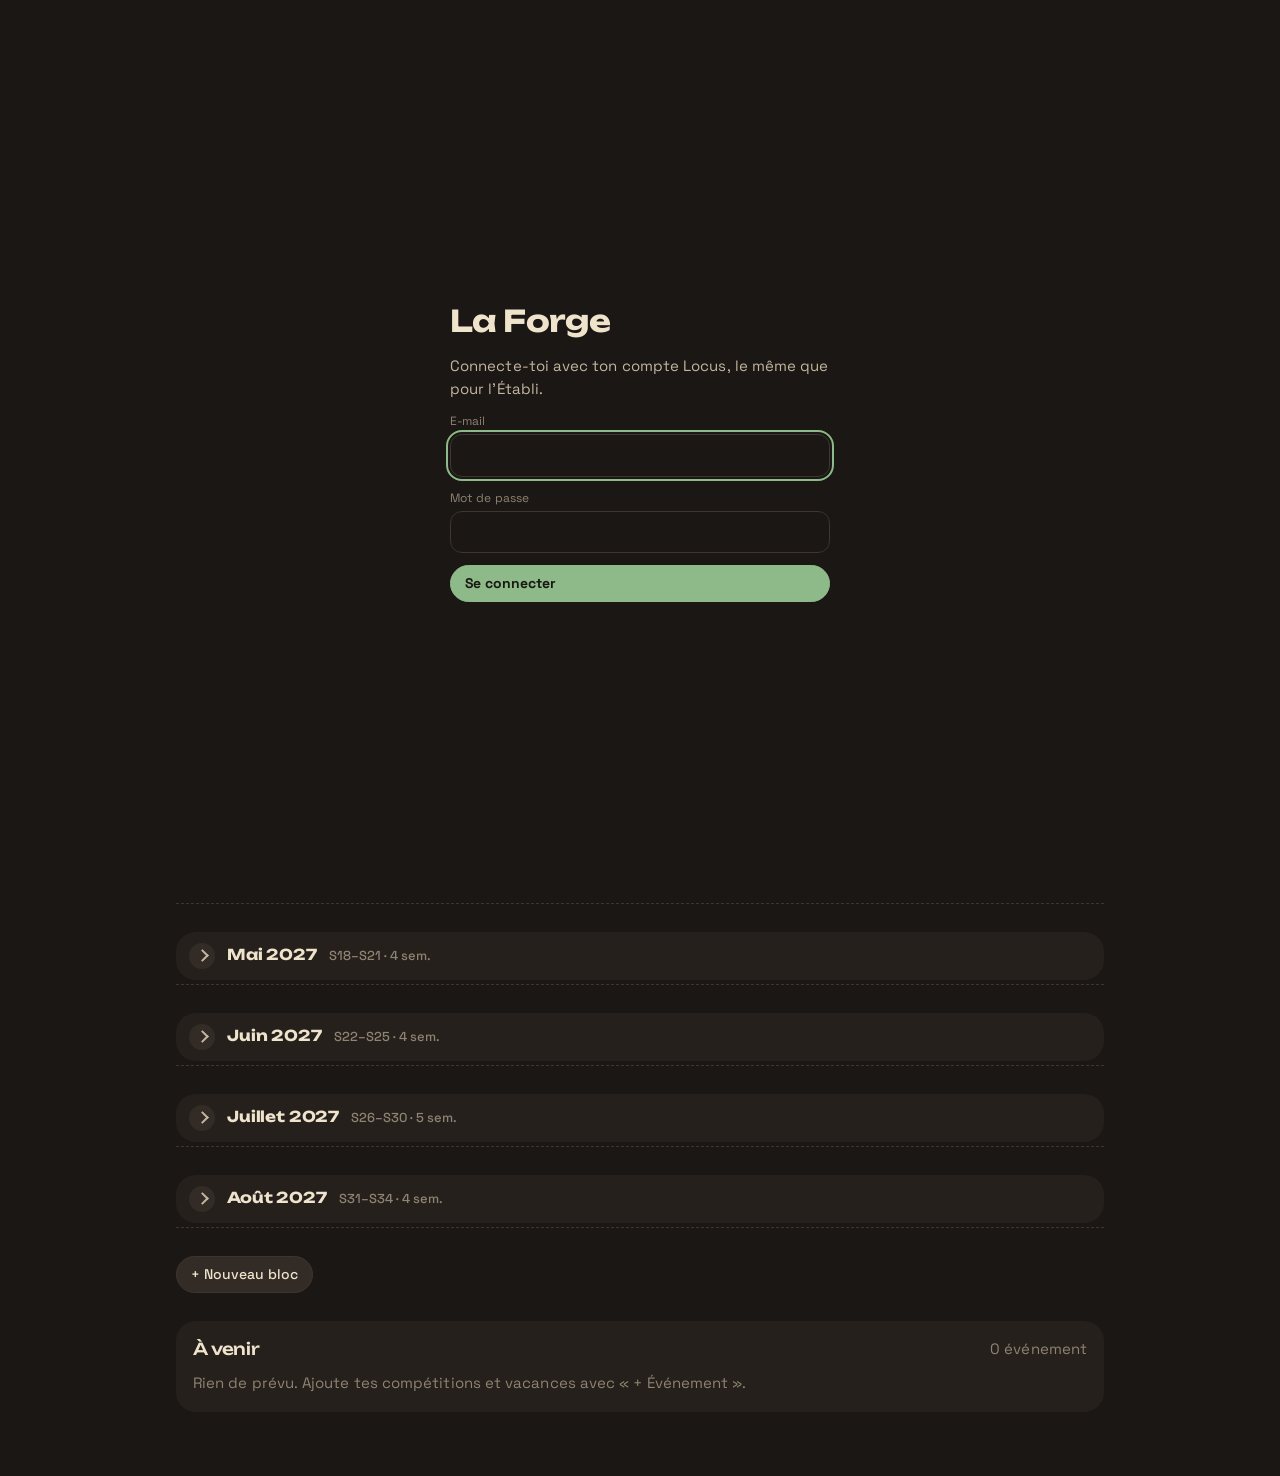
<file: forge/index.html>
<!doctype html>
<html lang="fr" data-lieu="forge">
<head>
<meta charset="utf-8">
<meta name="viewport" content="width=device-width,initial-scale=1,viewport-fit=cover">
<title>La Forge</title>
<meta name="theme-color" content="#14110E">
<meta name="description" content="Forge : mon entraînement parkour, calendrier, séances, suivi.">
<link rel="manifest" href="../manifest.webmanifest">
<link rel="icon" href="icons/tete-192.png">
<link rel="apple-touch-icon" href="icons/apple-touch-icon.png">
<style>
@font-face{font-family:"Unbounded";font-weight:500;font-display:swap;src:url(fonts/unbounded-latin-500-normal.woff2) format("woff2")}
@font-face{font-family:"Unbounded";font-weight:700;font-display:swap;src:url(fonts/unbounded-latin-700-normal.woff2) format("woff2")}
@font-face{font-family:"Space Grotesk";font-weight:400;font-display:swap;src:url(fonts/space-grotesk-latin-400-normal.woff2) format("woff2")}
@font-face{font-family:"Space Grotesk";font-weight:500;font-display:swap;src:url(fonts/space-grotesk-latin-500-normal.woff2) format("woff2")}
@font-face{font-family:"Space Grotesk";font-weight:600;font-display:swap;src:url(fonts/space-grotesk-latin-600-normal.woff2) format("woff2")}
@font-face{font-family:"Space Grotesk";font-weight:700;font-display:swap;src:url(fonts/space-grotesk-latin-700-normal.woff2) format("woff2")}
@font-face{font-family:"JetBrains Mono";font-weight:400;font-display:swap;src:url(fonts/jetbrains-mono-latin-400-normal.woff2) format("woff2")}
@font-face{font-family:"JetBrains Mono";font-weight:500;font-display:swap;src:url(fonts/jetbrains-mono-latin-500-normal.woff2) format("woff2")}
/* Layout: sticky header + tabs, single column (max 960px). Look « forge rétro-futuriste » (14.11) : fond presque noir chaud,
   cartes brun sombre très arrondies, crème pour le texte, vert sauge #8DBA88 comme accent, le même que le parkour (le but de tout l'entraînement) ;
   titres larges (Unbounded), texte Space Grotesk, micro-étiquettes en mono. */
:root{
  /* jetons de base (les mêmes noms que commun/lieux.css) : une palette (commun/couleurs.js) les remplace tous ;
     le reste en est tiré, pour rester lisible avec n'importe quelle palette (25.11) */
  --page:#1A1714; --on-page:#EFE3CC; --on-page-2:#8F8372; --head:#14110E; --on-head:#EFE3CC;
  --surface:#25201C; --surface-2:#332C26; --line:#3D352E; --warn:#F2B957;
  --ink:#EFE3CC; --ink-2:#C4B6A0; --ink-3:#8F8372;
  --accent:#8DBA88; --accent-ink:#BEDCB9; --accent-soft:#1F2B20; --accent-pastel:var(--accent); --on-acc:#1A1714;
  --mint-soft:color-mix(in srgb,var(--accent) 16%,var(--surface)); --mint-ink:var(--accent-ink);
  --sun:#F2B957; --sun-soft:color-mix(in srgb,var(--sun) 14%,var(--surface));
  --tomato:var(--bad); --coral:var(--bad); --sage:var(--accent); --tan:#CDA47B; --stone:#B8B4AE;
  /* phases = une flamme de plus en plus chaude : rouge pâle → rouge → orange → moutarde → blanc (vitesse) → vert (le spécifique, le parkour) ; le reste gris pierre. Force, puissance, vert et gris = les couleurs des cartes du Suivi (choix de Nicolas, 14.11) */
  /* tons délavés du moodboard, texte foncé sur toutes */
  --ph-hypertrophie:#B75547; --ph-force:#DB754B; --ph-puissance:#E0A15E; --ph-contraste:#F5D79A; --ph-vitesse:#E2D6C2; --ph-specifique:#8DBA88;
  --anth:#B8B4AE; --ph-saison:var(--anth); --ph-transition:var(--anth); --ph-maintien:var(--anth);
  --good:#8DBA88; --bad:#E8505B; --on-ph:#1A1714;
  --bad-soft:color-mix(in srgb,var(--bad) 16%,var(--surface));
  --f-display:"Unbounded","Space Grotesk",system-ui,sans-serif;
  --f-body:"Space Grotesk",system-ui,-apple-system,"Segoe UI",sans-serif;
  --f-mono:"JetBrains Mono",ui-monospace,"SFMono-Regular",Menlo,monospace;
  --r:20px; color-scheme:dark;
  --txt-3:var(--on-page-2); /* texte discret : sur la page ; les cartes remettent --ink-3 */
}
*{box-sizing:border-box}
html{-webkit-text-size-adjust:100%}
:root{padding-top:env(safe-area-inset-top,0px);padding-bottom:env(safe-area-inset-bottom,0px)}
img{max-width:100%}
[hidden]{display:none!important}
body{margin:0;background:var(--page);color:var(--on-page);font-family:var(--f-body);font-size:15px;line-height:1.5}
body::before{content:"";position:fixed;inset:0 0 auto;height:env(safe-area-inset-top,0px);z-index:10;background:var(--surface);color:var(--ink);--txt-3:var(--ink-3)}
button,input,select,textarea{font:inherit;color:inherit}
a{color:var(--accent)}
:focus-visible{outline:2px solid var(--accent);outline-offset:2px}
.wrap{max-width:960px;margin:0 auto;padding-left:max(16px,env(safe-area-inset-left,0px));padding-right:max(16px,env(safe-area-inset-right,0px))}
.brand{display:flex;align-items:baseline;justify-content:space-between;gap:12px;padding-block:12px 4px;flex-wrap:wrap}
.brand h1{font-family:var(--f-display);font-weight:800;font-size:26px;letter-spacing:-.02em;margin:0;line-height:1}
.brand .sub{color:var(--ink-3);font-size:13px}
.brand h1 .orga{display:inline-flex;vertical-align:-1px;margin-right:10px;padding:2px 0;color:var(--ink-2)}
.brand h1 .orga:hover{color:var(--accent)}
.mode{font-family:var(--f-body);font-size:12px;padding:2px 8px;border-radius:99px;border:1px solid var(--line);color:var(--ink-2);white-space:nowrap}
.mode{background:var(--surface);cursor:pointer;font-weight:600;color:var(--ink);--txt-3:var(--ink-3)}
.mode.ok{color:var(--mint-ink);border-color:var(--mint-soft);background:var(--mint-soft);--txt-3:var(--ink-3)}
.mode.pend{color:var(--accent-ink);border-color:var(--accent-pastel);background:var(--accent-soft);--txt-3:var(--ink-3)}
.mode.off{border-style:dashed}
.mode.err{color:var(--bad);border-color:color-mix(in srgb,var(--bad) 45%,transparent);background:var(--bad-soft);--txt-3:var(--ink-3)}
.login{position:fixed;inset:0;z-index:40;background:var(--page);display:flex;align-items:center;justify-content:center;padding:24px max(16px,env(safe-area-inset-right,0px)) 24px max(16px,env(safe-area-inset-left,0px))}
.login form{width:min(380px,100%);display:flex;flex-direction:column;gap:12px}
.login h1{font-family:var(--f-display);font-weight:800;font-size:30px;letter-spacing:-.02em;margin:0}
.login p{margin:0;color:var(--ink-2)}
.login .err{color:var(--bad)}
.welcome{border:2px solid var(--sun);background:var(--sun-soft);border-radius:var(--r);padding:16px;display:flex;flex-direction:column;gap:10px;color:var(--ink);--txt-3:var(--ink-3)}
.welcome p{margin:0;max-width:68ch}
nav.tabs{display:flex;gap:6px;overflow-x:auto;scrollbar-width:none;padding-block:6px 10px}
nav.tabs button{background:none;border:0;padding:7px 14px;font-family:var(--f-body);font-weight:600;font-size:15px;color:var(--ink-2);cursor:pointer;border-radius:99px;white-space:nowrap}
nav.tabs button:hover{background:var(--surface-2);color:var(--ink);--txt-3:var(--ink-3)}
nav.tabs button[aria-current="page"]{color:var(--on-acc);background:var(--accent-pastel)}
nav.tabs .spacer{flex:1}
@media (max-width:480px){nav.tabs button{padding:9px 8px 8px;font-size:14.5px;}.brand .sub{display:none}}
main{padding-block:20px 64px;display:flex;flex-direction:column;gap:28px}
h2{font-family:var(--f-display);font-weight:800;font-size:32px;letter-spacing:-.02em;line-height:1.05;margin:0;text-wrap:balance}
h3{font-family:var(--f-display);font-weight:700;font-size:20px;letter-spacing:-.01em;margin:0;text-wrap:balance}
.eyebrow{font-family:var(--f-body);font-size:13px;font-weight:600;color:var(--txt-3)}
.muted{color:var(--ink-3)}
.num{font-family:var(--f-mono);font-variant-numeric:tabular-nums}
.row{display:flex;gap:8px;align-items:center;flex-wrap:wrap}
.between{display:flex;justify-content:space-between;align-items:center;gap:12px;flex-wrap:wrap}
.btn{display:inline-flex;align-items:center;gap:6px;border:1px solid var(--line);background:var(--surface);border-radius:99px;padding:7px 14px;cursor:pointer;font-weight:500;font-size:14px;color:var(--ink);--txt-3:var(--ink-3)}
.btn:hover{border-color:var(--ink-3)}
.btn.primary{background:var(--accent-pastel);border-color:var(--accent-pastel);color:var(--on-acc);font-weight:600}
.btn.primary:hover{border-color:var(--accent)}
.btn.ghost{border-color:transparent;background:none;color:var(--ink-2)}
.btn.danger{color:var(--bad)}
.btn.small{padding:4px 9px;font-size:13px}
.btn[disabled]{opacity:.5;cursor:default}
.panel{background:var(--surface);border:1px solid var(--line);border-radius:var(--r);padding:16px;display:flex;flex-direction:column;gap:12px;color:var(--ink);--txt-3:var(--ink-3)}
.field{display:flex;flex-direction:column;gap:4px;min-width:0}
.field label{font-size:12px;color:var(--ink-3);}
input[type=text],input[type=number],input[type=date],select,textarea{background:var(--page);border:1px solid var(--line);border-radius:10px;padding:7px 9px;width:100%;min-width:0}
textarea{min-height:90px;resize:vertical;line-height:1.45}
.grid-form{display:grid;grid-template-columns:repeat(auto-fit,minmax(150px,1fr));gap:10px}
.empty{border:1px dashed var(--line);border-radius:var(--r);padding:20px;color:var(--ink-2);background:var(--surface);--txt-3:var(--ink-3)}
.empty strong{color:var(--ink)}

/* season strip */
.season{display:flex;flex-direction:column;gap:10px}
.strip{position:relative;display:grid;grid-template-columns:repeat(var(--n),minmax(0,1fr));gap:2px;height:46px;margin-top:10px}
@media (max-width:520px){.strip{gap:1px}.strip-labels .odd{display:none}}
.strip .seg{border:0;padding:0;border-radius:2px;background:var(--ph,var(--surface-2));cursor:pointer;opacity:.9;position:relative}
.strip .seg.past{opacity:.45}
.strip .seg.ev::after{content:"";position:absolute;left:50%;top:-7px;width:5px;height:5px;margin-left:-2.5px;border-radius:50%;background:var(--ink)}
.strip .seg.ev.comp::after{width:7px;height:7px;margin-left:-3.5px;top:-9px;border-radius:1px;transform:rotate(45deg)}
.strip .seg.now{outline:2px solid var(--ink);outline-offset:1px;opacity:1}
.strip-labels{position:relative;height:18px;overflow:hidden;font-family:var(--f-mono);font-size:10.5px;color:var(--ink-3)}
.strip-labels span{position:absolute;white-space:nowrap;transform:translateX(0)}
.legend{display:flex;flex-wrap:wrap;gap:6px 14px;font-size:13px;color:var(--ink-2)}
.legend i{display:inline-block;width:12px;height:12px;border-radius:2px;background:var(--ph);margin-right:6px;vertical-align:-1px}

/* calendar */
.month{display:flex;flex-direction:column;gap:8px}
.month h3{font-size:17px;color:var(--ink-2)}
.weeks{display:grid;grid-template-columns:repeat(5,minmax(0,1fr));gap:6px}
@media (max-width:640px){.weeks{grid-template-columns:repeat(3,minmax(0,1fr))}}
.wk{all:unset;box-sizing:border-box;cursor:pointer;display:flex;flex-direction:column;gap:3px;min-height:104px;padding:8px 9px 8px;border-radius:var(--r);background:var(--surface);border:1px solid var(--line);overflow:hidden;min-width:0;color:var(--ink);--txt-3:var(--ink-3)}
.wk:hover{border-color:var(--ink-3)}
.wk:focus-visible{outline:2px solid var(--accent);outline-offset:2px}
.wk.past{opacity:.6}
.wk.now{border:2px solid var(--ink);padding:7px 8px 7px;background:var(--sun-soft);color:var(--ink);--txt-3:var(--ink-3)}
.wk.deload{background:repeating-linear-gradient(135deg,var(--surface) 0 7px,var(--surface-2) 7px 8px)}
.wk .top{display:flex;justify-content:space-between;align-items:baseline;gap:6px}
.wk .n{font-family:var(--f-display);font-weight:800;font-size:21px;line-height:1;letter-spacing:-.02em}
.wk .prog{font-family:var(--f-body);font-size:12px;font-weight:600;color:var(--ink-2)}
.wk .d{font-size:12px;color:var(--ink-2)}
.wk .chips{display:flex;flex-direction:column;gap:2px;flex:1;min-width:0}
.bands{display:flex;flex-direction:column;gap:2px;margin-top:2px}
.band{display:flex;justify-content:space-between;gap:4px;padding:2px 8px;border-radius:99px;background:var(--ph);color:var(--on,var(--on-ph));font-size:10.5px;line-height:1.45;white-space:nowrap;overflow:hidden}
.band b{font-weight:700;font-size:10.5px}
.band span{overflow:hidden;text-overflow:ellipsis}
.band.none{background:var(--surface-2);color:var(--ink-3);--txt-3:var(--ink-3)}
.chip.ctx{border-color:var(--accent);color:var(--accent);background:var(--surface);--txt-3:var(--ink-3)}
.missed{background:var(--surface);border:1px solid var(--line);border-radius:var(--r);padding:10px 14px;color:var(--ink);--txt-3:var(--ink-3)}
.missed summary{cursor:pointer;font-weight:600}
.missed ul{margin:8px 0 2px;padding-left:18px;display:flex;flex-direction:column;gap:5px;max-width:72ch}
.adapt{margin:0;padding-left:18px;display:flex;flex-direction:column;gap:4px;max-width:72ch;color:var(--ink)}
.chip.dlc{border:1px dashed var(--ink-2);background:var(--surface);font-weight:600;align-self:flex-start;color:var(--ink);--txt-3:var(--ink-3)}
/* lanes timeline */
.lanes{display:flex;flex-direction:column;gap:3px}
.lane{display:grid;grid-template-columns:54px minmax(0,1fr);gap:8px;align-items:center}
.lane-l{font-family:var(--f-body);font-size:12.5px;font-weight:600;color:var(--ink-3);text-align:right}
.cells{display:grid;grid-template-columns:repeat(var(--n),minmax(0,1fr));gap:2px}
.lane .c{height:22px;border-radius:5px;background:var(--ph);cursor:pointer}
.lane .c.past{opacity:.45}
.lane .c.now{outline:2px solid var(--ink);outline-offset:0}
.marks .cells{height:16px}
.mk{all:unset;cursor:pointer;display:flex;align-items:flex-end;justify-content:center;height:16px;border-radius:2px}
.mk.now{background:var(--ink)}
.mk:focus-visible{outline:2px solid var(--accent)}
.m{display:block;font-style:normal}
.m.ev{width:5px;height:5px;border-radius:50%;background:var(--ink-2);margin-bottom:3px}
.m.comp{width:7px;height:7px;background:var(--ink);transform:rotate(45deg);margin-bottom:3px}
.mk.now .m.comp,.mk.now .m.ev{background:var(--surface);color:var(--ink);--txt-3:var(--ink-3)}
.m.dl{font-family:var(--f-body);font-size:11px;font-weight:600;color:var(--ink-2);line-height:1}
.mk.now .m.dl{color:var(--surface)}
@media (max-width:520px){.cells{gap:1px}.lane{grid-template-columns:44px minmax(0,1fr);gap:6px}.lane .c{height:13px}.m.dl{font-size:8px}}
.legend .dlk{font-family:var(--f-mono);font-size:11px;margin-right:6px;color:var(--ink-2)}
.legend .evk{display:inline-block;width:6px;height:6px;border-radius:50%;background:var(--ink-2);margin-right:6px;vertical-align:1px}
.legend .cpk{display:inline-block;width:7px;height:7px;background:var(--ink);transform:rotate(45deg);margin-right:7px;vertical-align:1px}
.gcol{all:unset;box-sizing:border-box;cursor:pointer;display:flex;flex-wrap:nowrap;align-items:center;gap:6px 12px;overflow:hidden;width:100%;padding:10px 12px;border-radius:var(--r);background:var(--surface);border:1px solid var(--line);color:var(--ink);--txt-3:var(--ink-3)}
.gcol:hover{border-color:var(--ink-3)}
.gcol:focus-visible{outline:2px solid var(--accent);outline-offset:2px}
.gcol .chev{flex:0 0 26px;margin-top:0}
.gcol.open .chev::after{transform:rotate(45deg);top:7px}
.gtitle{font-family:var(--f-display);font-weight:800;font-size:18px;letter-spacing:-.01em}
.grange{font-size:13px;white-space:nowrap;overflow:hidden;text-overflow:ellipsis;min-width:0}
.gsum{flex-basis:100%;padding-left:38px}
.bhead{display:flex;flex-direction:column;gap:6px}
.bgoal{margin:0;max-width:72ch;color:var(--ink-2);font-size:14px}
.tp{display:inline-flex;align-items:center;gap:6px;font-size:12.5px;color:var(--ink-2);padding:2px 8px;border:1px solid var(--line);border-radius:99px;background:var(--surface);--txt-3:var(--ink-3)}
.tp i{width:9px;height:9px;border-radius:2px;background:var(--ph)}
.here{display:flex;flex-wrap:wrap;align-items:center;gap:10px 16px;padding:14px 16px;background:var(--sun-soft);border:2px solid var(--sun);border-radius:var(--r);color:var(--ink);--txt-3:var(--ink-3)}
.here-t{display:flex;flex-direction:column;gap:1px;min-width:0}
.here-t b{font-family:var(--f-display);font-size:24px;font-weight:800;letter-spacing:-.02em;line-height:1.1}
.here .row{flex:1;min-width:0}
.here-pos{position:relative;height:20px}
.here-pos span{position:absolute;transform:translateX(-50%);font-family:var(--f-body);font-size:12px;font-weight:700;color:var(--on-ph);background:var(--sun);padding:0 7px;border-radius:99px;line-height:16px;white-space:nowrap}
.here-pos span::after{content:"";position:absolute;left:50%;bottom:-4px;margin-left:-4px;border:4px solid transparent;border-top-color:var(--sun);border-bottom:0}
.edrow{align-items:end;border-top:1px solid var(--line);padding-top:10px}
.dlbanner{padding:10px 14px;border:1px dashed var(--ink-2);border-radius:var(--r);background:repeating-linear-gradient(135deg,var(--surface) 0 9px,var(--surface-2) 9px 10px);max-width:72ch}
.planner{display:grid;grid-template-columns:repeat(7,minmax(0,1fr));gap:4px}
.pday{display:flex;flex-direction:column;gap:3px;padding:6px;border-radius:10px;background:var(--surface);border:1px solid var(--line);min-width:0;min-height:58px;color:var(--ink);--txt-3:var(--ink-3)}
.pday .muted{font-size:12px}
.ps{font-size:12px;line-height:1.25;padding:2px 7px;border-radius:99px;background:var(--surface-2);overflow-wrap:anywhere;color:var(--ink);--txt-3:var(--ink-3)}
.ps.ok{background:color-mix(in oklab,var(--good) 22%,var(--surface))}
@media (max-width:520px){.planner{grid-template-columns:repeat(4,minmax(0,1fr))}}
.altbtn[aria-pressed="true"]{background:var(--sun-soft);border-color:var(--sun);font-weight:600;color:var(--ink);--txt-3:var(--ink-3)}
.snote{display:flex;flex-direction:column;gap:4px;padding:10px 14px 12px;border-top:1px solid var(--line)}
.snote label{font-size:12px;font-weight:600;color:var(--ink-3)}
.snote input{background:var(--page)}
.session.skipped .s-toggle{opacity:.55}
.tag.pair{background:var(--accent-soft);color:var(--accent-ink);--txt-3:var(--ink-3)}
.tag.st{background:var(--sun-soft);color:var(--ink);--txt-3:var(--ink-3)}
.fx{font-size:15px;line-height:1}
.tag.opt{background:none;border:1px dashed var(--line)}
.bh{display:flex;align-items:center;gap:8px;flex-wrap:wrap}
.bt{font-size:13px;font-weight:700;color:var(--ink-2)}
.ssl{display:inline-flex;align-items:center;justify-content:center;width:24px;height:24px;border-radius:99px;background:var(--accent-pastel);color:var(--on-acc);font-family:var(--f-display);font-weight:800;font-size:13px}
.brule{font-size:13px;color:var(--ink-2);margin:3px 0 2px;max-width:70ch}
.ss .ssbody{margin-left:11px;padding-left:16px;border-left:2px solid var(--accent-pastel)}
.code{flex:0 0 auto;font-family:var(--f-display);font-weight:800;font-size:12px;color:var(--accent-ink);background:var(--accent-soft);border-radius:8px;padding:2px 7px;margin-top:1px;--txt-3:var(--ink-3)}
.bnote{text-transform:none;letter-spacing:0;font-family:var(--f-body);font-size:12.5px}
.nmcell{display:flex;gap:10px;align-items:flex-start;min-width:0}
.thumb{all:unset;cursor:zoom-in;flex:0 0 56px;width:56px;height:70px;border-radius:4px;overflow:hidden;background:var(--surface-2);color:var(--ink);--txt-3:var(--ink-3)}
.thumb img{width:100%;height:100%;object-fit:cover;display:block}
.thumb:focus-visible{outline:2px solid var(--accent)}
.item.zoomed .nmcell{flex-direction:column}
.thumb.big{cursor:zoom-out;flex-basis:auto;width:min(320px,100%);height:auto}
.thumb.big img{height:auto}
.act.none{display:block}
.cigrid{display:grid;grid-template-columns:repeat(auto-fit,minmax(250px,1fr));gap:10px 18px}
.ci{display:flex;flex-direction:column;gap:4px;min-width:0}
.ci-l{font-size:12px;color:var(--ink-3)}
.seg{display:flex;flex-wrap:wrap;gap:3px}
.seg button{border:1px solid var(--line);background:var(--page);border-radius:99px;padding:4px 9px;font-size:13px;cursor:pointer;min-width:34px}
.seg button.on{background:var(--accent-pastel);border-color:var(--accent);color:var(--on-acc);font-weight:600}
.idxsum{gap:8px 18px}
.isum{font-size:14px;color:var(--ink-2)}
.isum b{font-family:var(--f-display);font-size:22px;font-weight:800;color:var(--ink);margin-right:4px}
.rseg label{position:relative;cursor:pointer}
.rseg input{position:absolute;opacity:0;width:1px;height:1px}
.rseg span{display:inline-flex;align-items:center;justify-content:center;min-width:34px;height:32px;border:1px solid var(--line);background:var(--surface);border-radius:99px;font-weight:600;color:var(--ink);--txt-3:var(--ink-3)}
.rseg input:checked + span{background:var(--accent-pastel);border-color:var(--accent);color:var(--on-acc)}
.rseg input:focus-visible + span{outline:2px solid var(--accent);outline-offset:2px}
.profile{margin:4px 0 0;font-size:13.5px;max-width:72ch;color:var(--ink-2)}
.chip{display:inline-flex;align-items:center;gap:4px;font-size:12px;line-height:1.3;padding:2px 8px;border-radius:99px;max-width:100%;overflow:hidden;white-space:nowrap;text-overflow:ellipsis;border:1px solid var(--ink-2);color:var(--ink)}
.chip.competition{background:var(--ink);color:var(--surface);border-color:var(--ink);font-weight:600}
.chip.vacances{border-style:solid;background:var(--surface);color:var(--ink);--txt-3:var(--ink-3)}
.chip.test{border-style:dashed}
.chip.autre{border-color:var(--line);color:var(--ink-2)}
.chip b{font-weight:700;font-size:10px}
.evlist{display:flex;flex-direction:column}
.evrow{display:grid;grid-template-columns:110px 1fr auto;gap:10px;align-items:center;padding:8px 0;border-top:1px solid var(--line)}
.evrow:first-child{border-top:0}
@media (max-width:520px){.evrow{grid-template-columns:1fr auto}.evrow .date{grid-column:1/-1}}

/* week */
.weekhead{display:flex;flex-direction:column;gap:10px}
.weeknav{display:flex;align-items:center;justify-content:space-between;gap:8px}
.weeknav .btn{min-width:44px;justify-content:center}
.pill{display:inline-flex;align-items:center;gap:6px;padding:4px 12px;border-radius:99px;background:var(--ph,var(--surface-2));color:var(--on,var(--on-ph));font-size:13px;font-weight:600;}
.pill.none{color:var(--ink-2)}
.tip{display:grid;grid-template-columns:auto 1fr;gap:4px 14px;padding:18px;background:var(--accent-soft);border-radius:var(--r);color:var(--ink);--txt-3:var(--ink-3)}
.tip .q{font-family:var(--f-display);font-weight:800;font-size:48px;line-height:.8;color:var(--accent);grid-row:span 2}
.tip h3{font-size:18px}
.tip p{margin:0;max-width:62ch;color:var(--ink)}
.session{background:var(--surface);border:1px solid var(--line);border-radius:var(--r);overflow:hidden;color:var(--ink);--txt-3:var(--ink-3)}
.session.done{border-color:color-mix(in oklab,var(--good) 55%,var(--line))}
.s-head{display:flex;gap:12px;align-items:flex-start;justify-content:space-between;padding:12px 14px;flex-wrap:wrap}
.s-title{display:flex;flex-direction:column;gap:2px;min-width:0}
.s-toggle{all:unset;box-sizing:border-box;cursor:pointer;display:flex;gap:12px;align-items:flex-start;flex:1 1 280px;min-width:0;border-radius:10px}
.s-toggle:focus-visible{outline:2px solid var(--accent);outline-offset:4px}
.chev{flex:0 0 26px;height:26px;margin-top:2px;border-radius:99px;background:var(--surface-2);position:relative;color:var(--ink);--txt-3:var(--ink-3)}
.chev::after{content:"";position:absolute;left:9px;top:8px;width:7px;height:7px;border-right:2px solid var(--ink-2);border-bottom:2px solid var(--ink-2);transform:rotate(-45deg)}
.session.open .chev::after{transform:rotate(45deg);left:9px;top:7px}
.session:not(.open) .s-head{padding-bottom:12px}
.s-title h3{font-size:19px}
.tag{font-family:var(--f-body);font-size:12px;font-weight:600;padding:2px 9px;border-radius:99px;background:var(--surface-2);color:var(--ink-2);--txt-3:var(--ink-3)}
.donebtn[aria-pressed="true"]{background:var(--mint-soft);border-color:var(--good);color:var(--mint-ink);font-weight:600;--txt-3:var(--ink-3)}
.s-tools{display:flex;gap:8px;align-items:center;flex-wrap:wrap}
.s-tools select{width:auto;padding:5px 6px;font-size:13px}
.block{border-top:1px solid var(--line);padding:10px 14px 4px}
.block .eyebrow{margin-bottom:4px}
.item{display:grid;grid-template-columns:minmax(0,1.6fr) minmax(0,1fr);gap:10px 14px;padding:9px 0;border-top:1px dashed var(--line);align-items:start}
.item:first-of-type{border-top:0}
@media (max-width:700px){.item{grid-template-columns:minmax(0,1fr) auto}}
.item .extras .exrow{display:flex;flex-wrap:wrap;gap:8px;align-items:center;padding:6px 0;border-top:1px dashed var(--line)}
.extras .exrow:first-of-type{border-top:0}
.extras select{width:auto;min-width:0}
.extras .exrow:not(.set) select{border-style:dashed;color:var(--ink-2);background:var(--surface);--txt-3:var(--ink-3)}
.ps.extra{background:var(--sun-soft);color:var(--ink);--txt-3:var(--ink-3)}
.sr{position:absolute;width:1px;height:1px;overflow:hidden;clip:rect(0 0 0 0);white-space:nowrap}
.cus{display:flex;gap:6px;overflow-x:auto;padding:6px 0 2px;scrollbar-width:none}
.cuv{all:unset;cursor:pointer;flex:0 0 64px;display:flex;flex-direction:column;gap:3px;align-items:center;font-size:11.5px;font-weight:600;color:var(--ink-2)}
.cuv img{width:64px;height:96px;object-fit:cover;border-radius:10px;border:2px solid transparent;display:block}
.cuv.on img{border-color:var(--accent)}
.cuv:focus-visible img{outline:2px solid var(--accent);outline-offset:2px}
.cuplay{display:flex;flex-direction:column;align-items:flex-start;gap:6px;margin-top:6px}
.cuplay img{width:min(240px,100%);border-radius:12px;background:var(--surface-2);display:block;color:var(--ink);--txt-3:var(--ink-3)}
.item .cuwrap{grid-column:1/-1;min-width:0}
.act2{grid-column:1/-1}
.item .nm{font-weight:600}
.item .nm a{font-weight:400;font-size:12.5px;margin-left:6px;white-space:nowrap}
.item .cue{font-size:13px;color:var(--ink-2)}
.item .rx{font-family:var(--f-mono);font-size:13px;font-variant-numeric:tabular-nums;color:var(--ink);text-align:right}
@media (min-width:701px){.item .rx{text-align:left}}
.item .rx small{display:block;color:var(--ink-3);font-size:11.5px}
.act2{display:flex;flex-wrap:wrap;gap:8px 18px;align-items:flex-end}
.lg{display:flex;flex-direction:column;gap:4px;min-width:0}
.lgl{font-size:11.5px;font-weight:600;color:var(--ink-3)}
.chips{display:flex;flex-wrap:wrap;gap:4px}
.chips button{min-width:34px;height:34px;padding:0 8px;border-radius:10px;border:1px solid var(--line);background:var(--page);font-weight:600;font-size:14px;cursor:pointer;font-variant-numeric:tabular-nums}
.chips button.pl{border-style:dashed;border-color:var(--ink-3);background:var(--surface);color:var(--ink);--txt-3:var(--ink-3)}
.chips button.on{background:var(--accent-pastel);border:1px solid var(--accent);color:var(--on-acc)}
.step{display:flex;align-items:stretch;gap:4px}
.step button{height:34px;min-width:34px;border-radius:10px;border:1px solid var(--line);background:var(--page);font-weight:700;font-size:16px;cursor:pointer}
.step .val{min-width:84px;font-size:14px;display:flex;flex-direction:column;align-items:center;justify-content:center;line-height:1.05;font-variant-numeric:tabular-nums}
.step .val small{font-size:9.5px;font-weight:600;color:var(--ink-3)}
.step .val.ghost{border-style:dashed;border-color:var(--ink-3);color:var(--ink-2);background:var(--surface);--txt-3:var(--ink-3)}
.step .val.on{background:var(--accent-pastel);border-color:var(--accent);color:var(--on-acc)}
.lg input.kg{width:96px;padding:6px 8px;height:34px}
.act{display:grid;grid-template-columns:1fr 1fr;gap:6px}
.act input{padding:5px 7px;font-family:var(--f-mono);font-size:13px}
.act label{font-size:10.5px;color:var(--ink-3);display:block}
.loggrid{display:grid;grid-template-columns:repeat(2,minmax(0,160px));gap:10px}
.photos{display:grid;grid-template-columns:repeat(auto-fill,minmax(140px,1fr));gap:10px}
.photo{display:flex;flex-direction:column;gap:4px;min-width:0}
.photo img{width:100%;aspect-ratio:4/3;object-fit:cover;border-radius:4px;background:var(--surface-2);display:block;color:var(--ink);--txt-3:var(--ink-3)}
.photo .ph-missing{display:flex;align-items:center;justify-content:center;aspect-ratio:4/3;border-radius:4px;background:var(--surface-2);font-size:12px;color:var(--ink-3);text-align:center;padding:8px;--txt-3:var(--ink-3)}
.photo input{font-size:12px;padding:4px 6px}
.review{border-left:3px solid var(--accent);padding:4px 0 4px 14px;white-space:pre-wrap;max-width:68ch}

/* suivi */
.kpis{display:grid;grid-template-columns:repeat(4,minmax(0,1fr));gap:10px}
@media (max-width:700px){.kpis{grid-template-columns:repeat(2,minmax(0,1fr))}}
.kpi{background:var(--surface);border:1px solid var(--line);border-radius:var(--r);padding:12px 14px;display:flex;flex-direction:column;gap:2px;min-width:0;color:var(--ink);--txt-3:var(--ink-3)}
.kpi .v{font-family:var(--f-display);font-weight:800;font-size:32px;letter-spacing:-.02em;line-height:1.05}
.kpi .v small{font-size:16px;font-weight:600;color:var(--ink-2);margin-left:2px}
.kpi .s{font-size:12.5px;color:var(--ink-3)}
.charts2{display:grid;grid-template-columns:repeat(2,minmax(0,1fr));gap:12px}
@media (max-width:700px){.charts2{grid-template-columns:1fr}}
.chart{position:relative;min-height:60px}
.chart svg{display:block;width:100%;overflow:visible}
.chart .tt{position:absolute;pointer-events:none;background:var(--ink);color:var(--surface);font-size:12px;padding:4px 8px;border-radius:4px;white-space:nowrap;transform:translate(-50%,-110%);font-family:var(--f-mono)}
.chart .nodata{font-size:13px;color:var(--ink-3);padding:18px 0}
details.vals summary{cursor:pointer;font-size:12.5px;color:var(--ink-3)}
.tablewrap{overflow-x:auto}
table{border-collapse:collapse;width:100%;font-size:13.5px}
th,td{text-align:left;padding:6px 10px 6px 0;border-bottom:1px solid var(--line);white-space:nowrap}
th{font-size:12.5px;color:var(--ink-3);font-weight:600}
td.num{font-family:var(--f-mono);font-variant-numeric:tabular-nums}
.delta{font-size:11px;margin-left:4px}
.delta.up{color:var(--good)}.delta.down{color:var(--bad)}

/* nutrition */
.nut{display:grid;grid-template-columns:repeat(2,minmax(0,1fr));gap:12px}
@media (max-width:700px){.nut{grid-template-columns:1fr}}
.nut .panel ul{margin:0;padding-left:18px;display:flex;flex-direction:column;gap:6px}
.nut .lead{max-width:68ch;color:var(--ink-2);margin:0}
.tbtns{display:flex;flex-wrap:wrap;gap:6px;margin:4px 0 6px}
.tbtn{font-family:var(--f-body);display:inline-flex;align-items:center;gap:4px;border:1px solid var(--accent-pastel);background:var(--accent-soft);color:var(--accent-ink);border-radius:99px;padding:3px 10px;font-size:12.5px;font-weight:600;cursor:pointer;--txt-3:var(--ink-3)}
.tbtn:hover{border-color:var(--accent)}
.rx .tbtn{margin-top:4px}
.timer{position:fixed;left:50%;transform:translateX(-50%);bottom:calc(14px + env(safe-area-inset-bottom,0px));z-index:30;width:min(440px,calc(100% - 24px));background:var(--surface);border:2px solid var(--accent-pastel);border-radius:18px;box-shadow:0 10px 30px rgba(0,0,0,.5);padding:12px 14px 10px;display:flex;flex-wrap:wrap;align-items:center;gap:8px 14px;color:var(--ink);--txt-3:var(--ink-3)}
.timer .t-main{display:flex;flex-direction:column;flex:1;min-width:0}
.t-label{font-size:12.5px;color:var(--ink-3);white-space:nowrap;overflow:hidden;text-overflow:ellipsis}
.t-time{font-family:var(--f-display);font-weight:800;font-size:34px;line-height:1;letter-spacing:-.02em;font-variant-numeric:tabular-nums}
.t-btns{display:flex;gap:6px}
.t-btns button{border:1px solid var(--line);background:var(--page);border-radius:99px;padding:6px 12px;font-weight:600;cursor:pointer}
.t-bar{flex-basis:100%;height:5px;border-radius:99px;background:var(--surface-2);overflow:hidden;color:var(--ink);--txt-3:var(--ink-3)}
.t-bar i{display:block;height:100%;width:0;background:var(--accent);border-radius:99px}
body.timing main{padding-bottom:150px}
.timer.done{background:var(--sun-soft);border-color:var(--sun);color:var(--ink);--txt-3:var(--ink-3)}
.timer.done .t-time{font-size:26px}
.toast{position:fixed;left:50%;bottom:calc(120px + env(safe-area-inset-bottom,0px));transform:translateX(-50%);background:var(--ink);color:var(--surface);padding:8px 14px;border-radius:var(--r);font-size:14px;z-index:20;max-width:calc(100% - 32px)}
@media (prefers-reduced-motion:no-preference){.wk,.btn,.seg{transition:border-color .15s,opacity .15s,background .15s}}
/* semaine : liste des séances */
.slist{display:flex;flex-direction:column;gap:8px}
.srow{background:var(--surface);border:1px solid var(--line);border-radius:var(--r);padding:12px 14px;display:flex;flex-direction:column;gap:10px;color:var(--ink);--txt-3:var(--ink-3)}
.srow h3{font-size:17px;margin:2px 0 0}
.srow.done{border-color:color-mix(in oklab,var(--good) 45%,var(--line));background:color-mix(in oklab,var(--mint-soft) 35%,var(--surface))}
.srow-t{display:flex;flex-direction:column;gap:2px;min-width:0}
.sstat{font-size:12.5px;font-weight:600}
.sstat.ok{color:var(--mint-ink)}
.sstat.run{color:var(--accent-ink)}
.srow-b{display:grid;grid-template-columns:repeat(3,minmax(0,1fr));gap:6px;max-width:420px}
.srow-b .btn{justify-content:center;padding:9px 6px}
/* fenêtres */
body.ov-open{overflow:hidden}
.ov{position:fixed;inset:0;z-index:40;display:flex;flex-direction:column}
.scrim{position:absolute;inset:0;background:rgba(10,8,6,.66)}
.sheet{position:relative;margin-top:auto;background:var(--surface);border-radius:20px 20px 0 0;max-height:88dvh;display:flex;flex-direction:column;width:100%;max-width:640px;margin-left:auto;margin-right:auto;box-shadow:0 -8px 30px rgba(0,0,0,.45);color:var(--ink);--txt-3:var(--ink-3)}
@media (min-width:700px){.sheet{margin:auto;border-radius:20px;max-height:84dvh}}
.sh-head{display:flex;justify-content:space-between;align-items:flex-start;gap:12px;padding:16px 16px 12px;border-bottom:1px solid var(--line)}
.sh-head h2{font-size:22px;margin:2px 0 0}
.x{all:unset;cursor:pointer;width:38px;height:38px;border-radius:99px;display:flex;align-items:center;justify-content:center;background:var(--surface-2);font-size:16px;flex:0 0 auto;color:var(--ink);--txt-3:var(--ink-3)}
.x:focus-visible{outline:2px solid var(--accent)}
.sh-body{overflow-y:auto;padding:4px 16px 16px;overscroll-behavior:contain}
.sh-note{color:var(--ink-2);font-size:13.5px;margin:12px 0 0}
.sh-b{padding:12px 0;border-bottom:1px dashed var(--line);display:flex;flex-direction:column;gap:9px}
.sh-b:last-child{border-bottom:0}
.sh-bh{display:flex;align-items:center;gap:8px;font-size:14px}
.sh-rule{margin:0;font-size:12.5px;color:var(--ink-3)}
.sh-it{display:flex;gap:10px;align-items:flex-start}
.sh-it.zoomed{flex-direction:column}
.sh-tx{display:flex;flex-direction:column;gap:2px;min-width:0}
.sh-nm{display:flex;gap:6px;align-items:baseline;font-weight:600}
.sh-rx{font-family:var(--f-mono);font-size:12.5px;color:var(--ink)}
.sh-cue{font-size:13px;color:var(--ink-2)}
.sh-done{font-size:12.5px;font-weight:600;color:var(--mint-ink)}
.sh-foot{padding:12px 16px calc(12px + env(safe-area-inset-bottom,0px));border-top:1px solid var(--line)}
.btn.big{width:100%;justify-content:center;padding:13px 18px;font-size:16px;font-weight:700}
/* séance guidée */
.ov.run{background:var(--page);padding-top:env(safe-area-inset-top,0px)}
.run-top{display:flex;align-items:center;gap:10px;padding:10px 16px;width:100%;max-width:560px;margin:0 auto}
.run-sn{flex:1;font-weight:600;color:var(--ink-2);min-width:0;overflow:hidden;text-overflow:ellipsis;white-space:nowrap}
.run-ct{font-family:var(--f-mono);font-size:13px;color:var(--ink-3)}
.run-pb{height:4px;background:var(--surface-2);border-radius:99px;overflow:hidden;width:calc(100% - 32px);max-width:528px;margin:0 auto;color:var(--ink);--txt-3:var(--ink-3)}
.run-pb i{display:block;height:100%;background:var(--accent);border-radius:99px;transition:width .3s}
.run-body{flex:1;overflow-y:auto;padding:22px 20px;display:flex;flex-direction:column;gap:14px;width:100%;max-width:560px;margin:0 auto;overscroll-behavior:contain}
/* centré quand ça tient, défilable depuis le haut quand c'est plus long que l'écran (marges auto plutôt que justify-content) */
.run-body.mid{justify-content:flex-start;align-items:center;text-align:center}
.run-body.mid > :first-child{margin-top:auto}
.run-body.mid > :last-child{margin-bottom:auto}
.run-foot{display:flex;gap:8px;padding:12px 16px calc(14px + env(safe-area-inset-bottom,0px));width:100%;max-width:560px;margin:0 auto}
.run-foot .btn{justify-content:center;padding:13px 16px}
.run-foot .btn.big{flex:1}
.run-h{font-size:26px;margin:0}
.fq{display:flex;flex-direction:column;gap:8px;align-items:center;width:100%;margin-top:10px}
.fq-l{font-size:13px;font-weight:600;color:var(--ink-3)}
.fq-c{display:flex;gap:6px;flex-wrap:wrap;justify-content:center}
.fq-c button{min-width:46px;height:46px;border-radius:14px;border:1px solid var(--line);background:var(--surface);font-weight:700;font-size:17px;cursor:pointer;font-variant-numeric:tabular-nums;color:var(--ink);--txt-3:var(--ink-3)}
.fq-c button.pl{border-style:dashed;border-color:var(--ink-3)}
.fq-c button.on{background:var(--accent-pastel);border:1px solid var(--accent);color:var(--on-acc)}
.fq-h{margin:4px 0 0;font-size:13px}
.st-blk{display:flex;gap:8px;align-items:center;font-size:13px;color:var(--ink-3);font-weight:600}
.st-name{font-size:30px;line-height:1.08;margin:0;letter-spacing:-.01em}
.st-set{font-size:15px;font-weight:600;color:var(--accent-ink)}
.st-reps{font-family:var(--f-display);font-weight:800;font-size:40px;line-height:1}
.st-load{font-size:16px;color:var(--ink-2)}
.st-cue{margin:0;font-size:14.5px;color:var(--ink-2);max-width:46ch}
.st-ctl{display:flex;flex-direction:column;gap:6px;margin-top:4px}
.st-ctl .fq-c{justify-content:flex-start}
.st-kg{display:flex;align-items:center;gap:8px}
.st-kg button{width:52px;height:52px;border-radius:16px;border:1px solid var(--line);background:var(--surface);font-size:22px;font-weight:700;cursor:pointer;color:var(--ink);--txt-3:var(--ink-3)}
.st-kg b{min-width:124px;text-align:center;font-family:var(--f-display);font-size:28px;font-weight:800;font-variant-numeric:tabular-nums}
.rc-time{font-family:var(--f-display);font-weight:800;font-size:88px;line-height:1;font-variant-numeric:tabular-nums;letter-spacing:-.02em;margin-top:4px}
.rc-bar{width:min(320px,100%);height:8px;border-radius:99px;background:var(--surface-2);overflow:hidden;margin-top:6px;color:var(--ink);--txt-3:var(--ink-3)}
.rc-bar i{display:block;height:100%;background:var(--accent)}
.nx{margin-top:26px;background:var(--surface);border:1px solid var(--line);border-radius:var(--r);padding:12px 16px;display:flex;flex-direction:column;gap:4px;align-items:center;width:min(360px,100%);color:var(--ink);--txt-3:var(--ink-3)}
.nx-nm{display:flex;gap:6px;align-items:center;font-size:17px}
.nx-rx{font-size:14px;color:var(--ink-2)}
.bv-ic{font-size:56px;line-height:1}
.bv-t{margin:0;font-weight:600}
.bv-note{width:min(360px,100%);text-align:left;margin-top:12px}
.tag.mod{background:var(--sun-soft);color:var(--ink);font-size:11px;padding:1px 7px;--txt-3:var(--ink-3)}
.sheet{position:relative}
.sh-foot.two{display:flex;gap:8px}
.sh-foot.two .btn:not(.big){justify-content:center;padding:13px 16px}
.sh-it.ed{padding:2px 0}
.sh-it.ed.off .sh-nm{color:var(--ink-3);text-decoration:line-through}
.ed-row{display:flex;flex-wrap:wrap;gap:8px 14px;align-items:flex-end;margin-top:6px}
.ed-f{display:flex;flex-direction:column;gap:3px}
.ed-s{display:flex;align-items:center;border:1px solid var(--line);border-radius:12px;background:var(--page);overflow:hidden}
.ed-s.ch{border-color:var(--accent);background:var(--accent-soft);color:var(--ink);--txt-3:var(--ink-3)}
.ed-s button{all:unset;cursor:pointer;width:36px;height:36px;display:flex;align-items:center;justify-content:center;font-size:18px;font-weight:700}
.ed-s button:focus-visible{outline:2px solid var(--accent);outline-offset:-2px}
.ed-s b{min-width:44px;padding:0 4px;text-align:center;font-variant-numeric:tabular-nums;font-size:14.5px;white-space:nowrap}
.ed-off{align-self:flex-end}
.ask{position:absolute;inset:0;background:rgba(20,17,14,.86);display:flex;align-items:flex-end;justify-content:center;padding:16px;border-radius:inherit;z-index:2}
.ask-card{background:var(--surface);border:1px solid var(--line);border-radius:18px;padding:18px;display:flex;flex-direction:column;gap:10px;width:100%;max-width:440px;box-shadow:0 10px 30px rgba(0,0,0,.5);color:var(--ink);--txt-3:var(--ink-3)}
.ask-card h3{font-size:19px;margin:0}
.ask-card p{margin:0 0 4px;font-size:13.5px;color:var(--ink-2)}
.semo{margin-right:7px;font-size:.95em}
.shint{font-size:12.5px;color:var(--ink-2);background:var(--sun-soft);border-radius:8px;padding:3px 8px;align-self:flex-start;margin-top:2px;--txt-3:var(--ink-3)}
.topbtns{display:flex;gap:6px;align-items:center}
.gear{all:unset;cursor:pointer;width:28px;height:24px;border-radius:99px;border:1px solid var(--line);background:var(--surface);display:inline-flex;align-items:center;justify-content:center;font-size:14px;color:var(--ink-2);--txt-3:var(--ink-3)}
.gear[aria-current="page"]{background:var(--accent-pastel);border-color:var(--accent);color:var(--on-acc)}
.gear:focus-visible{outline:2px solid var(--accent);outline-offset:2px}
.grange{font-family:var(--f-body);font-size:13px;font-weight:500;letter-spacing:0}
.month.shut{gap:4px;padding-bottom:4px;border-bottom:1px dashed var(--line)}
.sh-tx .act2{margin-top:6px}
.srow-b.two{grid-template-columns:repeat(2,minmax(0,1fr));max-width:280px}
.fq-c button.wide{min-width:0;padding:0 16px;font-size:15px}
.btn.hold{align-self:flex-start;padding:12px 18px;font-size:16px;font-weight:700;background:var(--sun-soft);border-color:var(--sun);color:var(--ink);--txt-3:var(--ink-3)}
.holdrun{display:flex;align-items:center;gap:12px}
.hold-t{font-family:var(--f-display);font-weight:800;font-size:44px;line-height:1;font-variant-numeric:tabular-nums;color:var(--accent-ink)}
.holdrun.done .hold-t{color:var(--mint-ink);font-size:28px}
/* éditeur de programmes */
.pe-body{gap:12px;padding-bottom:28px}
.pe-body h3{font-size:17px;margin:0}
.pe-h{margin-top:10px}
.pe-help{margin:0;font-size:12.5px;color:var(--ink-3)}
.pe-grid{display:grid;grid-template-columns:1fr 1fr;gap:10px}
.pe-grid3{display:grid;grid-template-columns:auto 1fr;gap:10px;align-items:end}
.pe-body .field label,.pe-body .lbl{font-size:12px;color:var(--ink-3);display:flex;flex-direction:column;gap:4px}
.pe-body .ed-s{align-self:flex-start}
.pe-chk{display:flex;gap:8px;align-items:flex-start;font-size:14px;line-height:1.35;cursor:pointer}
.pe-chk input{margin-top:2px;width:18px;height:18px;flex:0 0 auto}
.pe-chk .muted{font-size:12.5px}
.pe-flags{display:flex;flex-direction:column;gap:8px}
.pe-slist{display:flex;flex-direction:column;gap:6px}
.pe-srow{display:flex;align-items:center;gap:8px;background:var(--surface);border:1px solid var(--line);border-radius:12px;padding:8px 10px;color:var(--ink);--txt-3:var(--ink-3)}
.pe-act{display:flex;gap:4px;flex:0 0 auto}
.pe-act button{all:unset;cursor:pointer;min-width:30px;height:30px;padding:0 6px;border-radius:9px;border:1px solid var(--line);background:var(--page);display:inline-flex;align-items:center;justify-content:center;font-size:13px;font-weight:600}
.pe-act button.primary{background:var(--accent-pastel);border-color:var(--accent-pastel);color:var(--on-acc);padding:0 10px}
.pe-act button.danger{color:var(--bad);border-color:var(--bad)}
.pe-act button[disabled]{opacity:.35;cursor:default}
.pe-act button:focus-visible{outline:2px solid var(--accent)}
.pe-danger{margin-top:14px;display:flex;flex-direction:column;gap:6px;align-items:flex-start}
.pe-emo{display:flex;flex-wrap:wrap;gap:4px}
.pe-emo button{all:unset;cursor:pointer;width:38px;height:38px;border-radius:10px;border:1px solid var(--line);background:var(--surface);display:inline-flex;align-items:center;justify-content:center;font-size:19px;color:var(--ink);--txt-3:var(--ink-3)}
.pe-emo button.on{background:var(--accent-pastel);border-color:var(--accent)}
.pe-g{background:var(--surface);border:1px solid var(--line);border-radius:var(--r);padding:12px;display:flex;flex-direction:column;gap:8px;color:var(--ink);--txt-3:var(--ink-3)}
.pe-gh{display:flex;gap:8px;align-items:center}
.pe-gname{flex:1;min-width:0;font-weight:600}
.pe-kind button{font-size:13.5px;padding:6px 12px}
.pe-items{display:flex;flex-direction:column;gap:6px}
.pe-x{all:unset;box-sizing:border-box;cursor:pointer;display:flex;gap:8px;align-items:center;width:100%;padding:9px 10px;border:1px solid var(--line);border-radius:12px;background:var(--page)}
.pe-x:focus-visible{outline:2px solid var(--accent)}
.pe-x .chev{margin-left:auto}
.pe-xt{display:flex;flex-direction:column;min-width:0;flex:1}
.pe-xt .muted{font-size:12.5px;font-family:var(--f-mono)}
.pe-x.open{cursor:default;flex-direction:column;align-items:stretch;gap:10px;background:var(--surface);border-color:var(--accent);color:var(--ink);--txt-3:var(--ink-3)}
.pe-xh{display:flex;gap:8px;align-items:center}
.pe-xh input{flex:1;min-width:0;font-weight:600}
.x.sm{width:32px;height:32px;font-size:14px}
.pe-xa{display:flex;flex-wrap:wrap;gap:6px}
.pe-prog summary{cursor:pointer;font-size:13px;font-weight:600;color:var(--ink-2)}
.pe-prog[open] summary{margin-bottom:8px}
.pe-prog .pe-help{margin-top:6px}
.pe-link{display:flex;flex-direction:column;gap:6px;align-items:flex-start;background:var(--accent-soft);border-radius:12px;padding:10px 12px;margin-top:12px;font-size:13px;color:var(--ink-2);--txt-3:var(--ink-3)}
.pend{display:flex;flex-direction:column;gap:8px;background:var(--sun-soft);border-radius:12px;padding:10px 12px;color:var(--ink);--txt-3:var(--ink-3)}
.pend p{margin:0}
.pend-r{display:flex;flex-direction:column;gap:6px;padding-top:6px;border-top:1px dashed var(--line)}
.pe-chk small{display:block;font-size:12.5px;color:var(--ink-3);margin-top:1px}
.month > .between{flex-wrap:nowrap;align-items:center}
.month > .between .gcol{flex:1;min-width:0}
.month > .between h3{min-width:0}
.pend details summary{cursor:pointer;font-size:13px;color:var(--ink-2)}
.pe-body .field label input,.pe-body .field label select,.pe-body .field label textarea{color:var(--ink);font-size:15px;font-weight:400}
.pe-body input::placeholder{color:var(--ink-3);opacity:.7}
/* bibliothèque d'exercices */
.exq{width:100%;padding:10px 14px;border-radius:12px;border:1px solid var(--line);background:var(--surface);font-size:15px;color:var(--ink);--txt-3:var(--ink-3)}
.extagsel{gap:5px}
.extagsel button{font-size:13px}
.exlist{display:flex;flex-direction:column;gap:6px}
.exr{all:unset;box-sizing:border-box;cursor:pointer;display:flex;align-items:center;gap:10px;width:100%;padding:8px 10px;background:var(--surface);border:1px solid var(--line);border-radius:12px;color:var(--ink);--txt-3:var(--ink-3)}
.exr[hidden]{display:none}
.exr:focus-visible{outline:2px solid var(--accent)}
.exth{flex:0 0 44px;width:44px;height:52px;border-radius:8px;overflow:hidden;background:var(--accent-soft);display:flex;align-items:center;justify-content:center;font-family:var(--f-display);font-weight:800;color:var(--accent-ink);font-size:18px;--txt-3:var(--ink-3)}
.exth img{width:100%;height:100%;object-fit:cover;display:block}
.exth.big{flex-basis:64px;width:64px;height:80px}
.exm{flex:1;min-width:0;display:flex;flex-direction:column;gap:3px}
.exm b{font-weight:600;line-height:1.25}
.extags{display:flex;flex-wrap:wrap;gap:3px}
.extags i{font-style:normal;font-size:11px;font-weight:600;padding:1px 7px;border-radius:99px;background:var(--surface-2);color:var(--ink-2);--txt-3:var(--ink-3)}
.extags i.none{background:none;border:1px dashed var(--line);color:var(--ink-3)}
.extags.lg i{font-size:12.5px;padding:2px 9px}
.ex1{flex:0 0 auto;text-align:right;font-family:var(--f-mono);font-size:13px;font-weight:600;display:flex;flex-direction:column;line-height:1.2}
.ex1 small{font-family:var(--f-body);font-weight:500;font-size:11px;color:var(--ink-3)}
.exbody{display:flex;flex-direction:column;gap:12px;padding-top:12px}
.exbig img{width:min(320px,100%);border-radius:14px;display:block;background:var(--surface-2);color:var(--ink);--txt-3:var(--ink-3)}
.excue{margin:0;color:var(--ink-2)}
.extips{background:var(--accent-soft);border-radius:12px;padding:10px 12px;color:var(--ink);--txt-3:var(--ink-3)}
.extips p{margin:4px 0 0;white-space:pre-line}
.exstat p{margin:4px 0}
.exr5{display:flex;flex-wrap:wrap;gap:6px;margin:6px 0}
.exr5 span{display:flex;flex-direction:column;background:var(--surface-2);border-radius:10px;padding:5px 10px;font-family:var(--f-mono);font-size:13px;color:var(--ink);--txt-3:var(--ink-3)}
.exr5 b{font-family:var(--f-body);font-size:11.5px;color:var(--ink-3)}
.exhist{display:flex;flex-direction:column;gap:2px}
.exhist div{display:flex;justify-content:space-between;gap:10px;font-size:13.5px;border-top:1px dashed var(--line);padding-top:4px}
.exhist div span:last-child{font-family:var(--f-mono);font-size:12.5px}
.exbody .field label,.exbody .lbl{font-size:12px;color:var(--ink-3)}
.sh-tips summary{cursor:pointer;font-size:12.5px;font-weight:600;color:var(--accent-ink)}
.sh-tips p{margin:4px 0 0;font-size:13px;color:var(--ink-2);white-space:pre-line}
/* éditeur de séance */
.pe-types{display:flex;flex-wrap:wrap;gap:5px}
.pe-types button{all:unset;cursor:pointer;display:inline-flex;align-items:center;gap:5px;padding:6px 10px;border-radius:99px;border:1px solid var(--line);background:var(--surface);font-size:13.5px;font-weight:600;color:var(--ink);--txt-3:var(--ink-3)}
.pe-types button.on{background:var(--accent-pastel);border-color:var(--accent);color:var(--on-acc)}
.pe-types button:focus-visible{outline:2px solid var(--accent)}
.tipb{background:var(--sun-soft);border-radius:14px;padding:4px 12px 10px;color:var(--ink);--txt-3:var(--ink-3)}
.tipb.shut{padding-bottom:4px}
.tipb-h{all:unset;cursor:pointer;display:flex;justify-content:space-between;align-items:center;width:100%;padding:6px 0;font-weight:700;font-size:14px}
.tipb:not(.shut) .chev::after{transform:rotate(45deg);left:9px;top:7px}
.tipb ul{margin:2px 0 6px;padding-left:18px;display:flex;flex-direction:column;gap:4px;font-size:13.5px}
.tipb p{margin:0;font-size:12.5px;color:var(--ink-2)}
.pe-row{display:flex;gap:6px;align-items:flex-start;background:var(--page);border:1px solid var(--line);border-radius:12px;padding:8px 8px 8px 4px;transition:box-shadow .15s}
.pe-row.open{background:var(--surface);border-color:var(--accent);color:var(--ink);--txt-3:var(--ink-3)}
.pe-row.dragging{position:relative;z-index:3;box-shadow:0 10px 24px rgba(0,0,0,.5);background:var(--surface);opacity:.95;color:var(--ink);--txt-3:var(--ink-3)}
.drop-before{box-shadow:0 -3px 0 0 var(--accent)}
.pe-hdl{flex:0 0 22px;align-self:stretch;display:flex;align-items:center;justify-content:center;color:var(--ink-3);font-size:15px;letter-spacing:-2px;cursor:grab;touch-action:none;user-select:none;-webkit-user-select:none}
.pe-rm{flex:1;min-width:0;display:flex;flex-direction:column;gap:7px}
.pe-rt{display:flex;align-items:center;gap:6px}
.pe-rimg{flex:0 0 26px;width:26px;height:32px;border-radius:5px;overflow:hidden;background:var(--surface-2);color:var(--ink);--txt-3:var(--ink-3)}
.pe-rimg img{width:100%;height:100%;object-fit:cover;display:block}
.pe-nm{all:unset;cursor:pointer;flex:1;min-width:0;font-weight:600;line-height:1.25}
.pe-nm small{font-weight:500;font-size:11.5px;color:var(--accent-ink);font-family:var(--f-mono)}
.pe-del{all:unset;cursor:pointer;flex:0 0 auto;min-width:28px;height:28px;padding:0 6px;border-radius:8px;display:inline-flex;align-items:center;justify-content:center;color:var(--ink-3);font-size:13px}
.pe-del.on{color:var(--bad);border:1px solid var(--bad);font-weight:600}
.pe-ctl{display:flex;flex-wrap:wrap;gap:6px 10px;align-items:flex-end}
.pe-st{display:flex;flex-direction:column;gap:2px;font-size:11px;color:var(--ink-3);font-weight:600}
.pe-st select{padding:5px 8px;font-size:13.5px;border-radius:10px;height:32px;color:var(--ink);font-weight:500}
.ed-s.sm button{width:30px;height:32px;font-size:16px}
.ed-s.sm b{min-width:34px;font-size:13.5px;color:var(--ink)}
.pe-chip{all:unset;cursor:pointer;height:32px;padding:0 10px;border-radius:10px;border:1px solid var(--line);background:var(--surface);display:inline-flex;align-items:center;font-size:13px;color:var(--ink);--txt-3:var(--ink-3)}
.pe-chip.ghost{border-style:dashed;color:var(--ink-3)}
.pe-det{display:flex;flex-direction:column;gap:8px;border-top:1px dashed var(--line);padding-top:8px}
.pe-hint{margin:0;font-size:12.5px;color:var(--mint-ink);background:var(--mint-soft);border-radius:8px;padding:5px 8px;--txt-3:var(--ink-3)}
.pe-zone{font-size:12.5px;color:var(--ink-3);padding:4px 6px;min-height:6px}
.pe-zone:empty{padding:0;min-height:8px}
.pe-more{background:var(--surface);border:1px solid var(--line);border-radius:var(--r);padding:10px 12px;color:var(--ink);--txt-3:var(--ink-3)}
.pe-more summary{cursor:pointer;font-weight:600}
.pe-more[open]{display:flex;flex-direction:column;gap:10px}
.pe-st2{flex:1;min-width:0;display:flex;flex-direction:column}
.pe-st2 .muted{font-size:12px}
.pe-create[hidden]{display:none}
.pe-ptitle{font-size:12px;font-weight:700;color:var(--ink-2);margin-top:2px}
.pe-pauses{display:grid;grid-template-columns:repeat(auto-fill,minmax(140px,1fr));gap:8px}
.pe-pauses .lbl{font-size:12px;color:var(--ink-3)}
.pe-rep{display:flex;flex-direction:column;gap:6px;background:var(--surface);border:1px solid var(--line);border-radius:var(--r);padding:10px 12px;color:var(--ink);--txt-3:var(--ink-3)}
.pe-rep .seg button{font-size:13px}
.pe-rep select{margin-top:4px;color:var(--ink);font-size:15px}
.sbadge{align-self:flex-start;font-size:11.5px;font-weight:600;color:var(--accent-ink);background:var(--accent-soft);border-radius:99px;padding:1px 8px;margin-top:2px;--txt-3:var(--ink-3)}
.ov.pe .ask{border-radius:0}
.feel{display:flex;flex-direction:column;gap:12px;width:100%}
.feel .fq{margin-top:0}
.fq-hh{font-size:11.5px;color:var(--ink-3)}
.fq-c button.warn{background:var(--bad-soft);border-color:var(--bad);color:var(--bad);--txt-3:var(--ink-3)}
.feelbody{display:flex;flex-direction:column;gap:14px;padding-top:12px}
.feelbody .fq{align-items:flex-start}
.feelbody .fq-c{justify-content:flex-start}
.feelbody .fq-c button{min-width:42px;height:42px}
.bravo .feel{margin-top:8px}
.alerts{display:flex;flex-direction:column;gap:8px}
.alert{background:var(--sun-soft);border:1px solid var(--sun);border-radius:var(--r);padding:10px 12px;display:flex;flex-direction:column;gap:8px;color:var(--ink);--txt-3:var(--ink-3)}
.alert p{margin:0;font-size:14px}
.bravo .fq-c{gap:5px}
.bravo .fq-c button{min-width:40px;height:44px}
.st-aim{font-size:14px;font-weight:600;color:var(--mint-ink);background:var(--mint-soft);border-radius:8px;padding:4px 10px;align-self:flex-start;--txt-3:var(--ink-3)}
.sh-prog{font-size:12px;color:var(--accent-ink)}
.pair{border:1.5px solid var(--accent-pastel);border-left:4px solid var(--accent);border-radius:12px;padding:8px 10px;display:flex;flex-direction:column;gap:6px;background:color-mix(in oklab,var(--accent-soft) 45%,transparent)}
.pair-h{font-size:12px;font-weight:700;color:var(--accent-ink);display:flex;gap:8px;align-items:baseline}
.pair-h span{font-weight:500;color:var(--ink-3)}
.pair-link{font-size:12px;font-weight:600;color:var(--accent);padding-left:4px}
.pair-pause{font-size:12.5px;color:var(--ink-2);text-align:center;padding:2px 0}
.pe-items .pair{padding:6px}
.st-chain{font-size:14px;color:var(--accent-ink);background:var(--accent-soft);border-radius:8px;padding:5px 10px;align-self:flex-start;--txt-3:var(--ink-3)}
/* pauses et aperçu */
.pz{display:flex;align-items:center;gap:8px;font-size:12.5px;color:var(--ink-2);margin:2px 0}
.pz::before,.pz::after{content:"";flex:1;border-top:1px dashed var(--line)}
.pz span{background:var(--surface-2);border-radius:99px;padding:2px 10px;white-space:nowrap;font-weight:600;color:var(--ink);--txt-3:var(--ink-3)}
.pz.chain span{background:var(--accent-soft);color:var(--accent-ink);--txt-3:var(--ink-3)}
.pz.round span{background:var(--surface-2);color:var(--ink-2);--txt-3:var(--ink-3)}
.pz.next{margin:6px 0}
.pz.next span{background:var(--sun-soft);color:var(--ink);--txt-3:var(--ink-3)}
.sh-body .pz.next{margin:2px 0}
.sh-b{gap:8px}
.sh-b.grp{background:color-mix(in oklab,var(--surface-2) 40%,transparent);border:1px solid var(--line);border-radius:14px;padding:10px;margin:2px 0;border-bottom:1px solid var(--line)}
.sh-flow{display:flex;flex-direction:column;gap:6px}
.sh-flow .sh-it{background:var(--surface);border:1px solid var(--line);border-radius:12px;padding:8px;color:var(--ink);--txt-3:var(--ink-3)}
.tag.tours{background:var(--accent-soft);color:var(--accent-ink);--txt-3:var(--ink-3)}
.rxs{display:flex;flex-wrap:wrap;gap:4px;margin-top:2px}
.rxc{font-size:12px;padding:2px 8px;border-radius:99px;background:var(--surface-2);color:var(--ink-2);white-space:nowrap;--txt-3:var(--ink-3)}
.rxc.main{background:var(--ink);color:var(--surface);font-weight:700;font-family:var(--f-mono)}
.rxc.kg{background:var(--accent-pastel);color:var(--on-acc);font-weight:700;font-family:var(--f-mono)}
.rxc.ps{background:var(--surface-2);color:var(--ink);--txt-3:var(--ink-3)}
.rxc.pg{background:var(--mint-soft);color:var(--mint-ink);--txt-3:var(--ink-3)}
.pair .pz{margin:0}
.pair .sh-it{background:var(--surface);color:var(--ink);--txt-3:var(--ink-3)}
.chip.nomat{cursor:pointer;border:1px dashed var(--line);background:var(--surface);color:var(--ink-3);font:inherit;font-size:12.5px;--txt-3:var(--ink-3)}
.chip.nomat.on{border:1px solid var(--sun);background:var(--sun-soft);color:var(--ink);font-weight:600;--txt-3:var(--ink-3)}
.nomat-note{margin:0;font-size:13px;background:var(--sun-soft);border-radius:10px;padding:6px 10px;color:var(--ink);--txt-3:var(--ink-3)}
.moved-row{display:flex;justify-content:space-between;align-items:center;gap:8px;flex-wrap:wrap;font-size:13.5px;color:var(--ink-2);border:1px dashed var(--line);border-radius:12px;padding:6px 10px}
.mv-weeks{display:grid;grid-template-columns:1fr 1fr;gap:6px}
.mv-weeks .btn{justify-content:center}
.sheet .ask{border-radius:20px 20px 0 0}

/* ===== Look rétro-futuriste sombre (14.11) : mêmes blocs, autre habillage ===== */
body{letter-spacing:.005em;-webkit-font-smoothing:antialiased}
::selection{background:var(--accent);color:var(--on-acc)}
/* onglets communs, version sombre (seule Forge) */
header.oh .ot{background:var(--head);border-bottom:1px solid color-mix(in srgb,var(--on-head) 18%,transparent)}
header.oh .ot .ot-t{color:color-mix(in srgb,var(--on-head) 62%,transparent)}
header.oh .ot .ot-t:hover,header.oh .ot .ot-t[aria-current="page"],header.oh .ot .ot-t.on{color:var(--on-head)}
header.oh .ot .ot-t:focus-visible{outline-color:var(--on-head)}
header.oh .oh-orga .ic{width:20px;height:20px;vertical-align:0}
header.oh .oh-b .ic{width:21px;height:21px;stroke-linecap:square;stroke-linejoin:miter;vertical-align:0}
/* typo : titres larges, micro-étiquettes mono */
h2{font-size:25px;font-weight:700;letter-spacing:-.025em;line-height:1.12}
h3{font-family:var(--f-display);font-weight:500;font-size:16.5px;letter-spacing:-.01em;line-height:1.25}
.eyebrow,.lgl,.fq-l,th,.st-blk,.pe-ptitle,.ci-l{font-family:var(--f-mono);font-weight:500;text-transform:uppercase;letter-spacing:.08em;font-size:11px}
.eyebrow{color:var(--accent)}
.tag{font-family:var(--f-mono);font-weight:500;text-transform:uppercase;letter-spacing:.06em;font-size:10.5px;padding:3px 9px}
.tag.mod{font-size:10px}
.srow h3,.s-title h3{font-size:15.5px}
.sh-head h2{font-size:19px}
.gtitle{font-size:15px;font-weight:700;white-space:nowrap}
.wk .n{font-size:17px;font-weight:700}
.here-t b{font-size:20px;font-weight:700}
.kpi .v{font-size:28px;font-weight:700}
.isum b{font-size:19px}
.t-time{font-size:30px}
.st-name{font-size:24px;font-weight:700;letter-spacing:-.02em}
.st-reps{font-size:34px}
.rc-time{font-size:78px;letter-spacing:-.04em}
.st-kg b{font-size:24px}
.hold-t{font-size:38px}
.run-h{font-size:22px}
.ssl,.code,.exth{font-weight:700}
.exth{font-size:15px}
.num,.ex1,.rxc.main,.rxc.kg{letter-spacing:-.01em}
/* cartes : grands arrondis, pas de trait, séparées par l'ombre du fond */
.panel,.srow,.session,.kpi,.wk,.gcol,.missed,.empty,.pe-g,.pe-more,.pe-rep,.nx{border-color:transparent}
.srow{border-radius:22px;padding:14px 16px}
.srow.done{border-color:transparent;background:color-mix(in oklab,var(--sage) 16%,var(--surface));box-shadow:inset 0 0 0 1.5px color-mix(in oklab,var(--sage) 55%,transparent)}
.wk{border-radius:16px}
.wk.now{border:2px solid var(--accent);background:var(--accent-soft);color:var(--ink);--txt-3:var(--ink-3)}
.wk.deload{background:repeating-linear-gradient(135deg,var(--surface) 0 7px,var(--surface-2) 7px 9px)}
.sheet{border-radius:28px 28px 0 0;background:var(--surface);color:var(--ink);--txt-3:var(--ink-3)}
@media (min-width:700px){.sheet{border-radius:28px}}
.sheet .ask{border-radius:28px 28px 0 0}
.sh-head{border-bottom-color:var(--line)}
.sh-flow .sh-it,.pair .sh-it{background:var(--surface-2);border-color:transparent;color:var(--ink);--txt-3:var(--ink-3)}
.sh-b.grp{background:color-mix(in oklab,var(--page) 55%,transparent);border-color:var(--line)}
.pair{border-color:color-mix(in oklab,var(--accent) 40%,transparent);background:color-mix(in oklab,var(--accent-soft) 60%,transparent)}
/* boutons : pilules, l'action principale en orange plein */
.btn{border-color:var(--line);background:var(--surface-2);color:var(--ink);--txt-3:var(--ink-3)}
.btn:hover{border-color:var(--ink-3)}
.btn.primary{font-weight:700}
.btn.primary:hover{border-color:var(--ink);filter:brightness(1.05)}
.btn.ghost{background:none}
.btn.hold{background:var(--sun);border-color:var(--sun);color:var(--on-acc)}
.fq-c button,.st-kg button,.chips button,.step button,.seg button,.rseg span{background:var(--surface-2);border-color:var(--line);color:var(--ink);--txt-3:var(--ink-3)}
.fq-c button.on,.chips button.on,.step .val.on,.seg button.on{border-color:var(--accent)}
input[type=text],input[type=number],input[type=date],select,textarea,.exq{background:var(--page);border-color:var(--line);color:var(--ink)}
input[type=email],input[type=password]{background:var(--page);border:1px solid var(--line);border-radius:12px;padding:9px 11px;width:100%;min-width:0;color:var(--ink)}
input::placeholder,textarea::placeholder{color:var(--ink-3)}
.x{background:var(--surface-2);color:var(--ink);--txt-3:var(--ink-3)}
/* « Tu es ici » : carte pleine de la couleur d'accent */
.here{position:relative;overflow:hidden;background:var(--accent);border:0;color:var(--on-acc);border-radius:24px;padding:16px 18px 18px}
.here .eyebrow{color:var(--on-acc);opacity:.8}
.here .muted{color:rgba(26,23,20,.72)}
.here .band{background:var(--on-acc);color:var(--ink);box-shadow:inset 7px 0 0 var(--ph)}
.here .band.none{background:rgba(26,23,20,.25);color:var(--on-acc);box-shadow:none}
.here .btn.primary{background:var(--on-acc);border-color:var(--on-acc);color:var(--accent)}
.here .btn{background:transparent;border-color:rgba(26,23,20,.4);color:var(--on-acc)}
.here-pos span{color:var(--on-acc);background:var(--accent)}
.here-pos span::after{border-top-color:var(--accent)}
/* Suivi : les quatre chiffres en cartes de couleur */
.kpi{border-radius:22px}
.kpi:nth-child(1){background:var(--ph-puissance)}
.kpi:nth-child(2){background:var(--sage)}
.kpi:nth-child(3){background:var(--stone)}
.kpi:nth-child(4){background:var(--tomato)}
.kpis .kpi,.kpis .kpi .eyebrow,.kpis .kpi .v small{color:var(--on-acc)}
.kpis .kpi .s{color:rgba(26,23,20,.75)}
/* petites touches */
.chip.competition{background:var(--tomato);border-color:var(--tomato);color:var(--on-acc)}
.toast{background:var(--ink);color:var(--on-acc)}
.chart .tt{background:var(--ink);color:var(--on-acc)}
.rxc.main{background:var(--ink);color:var(--on-acc)}
.ssl{background:var(--accent);color:var(--on-acc)}
.timer{background:var(--surface-2);border-color:var(--accent);color:var(--ink);--txt-3:var(--ink-3)}
.timer.done{background:var(--sun);border-color:var(--sun);color:var(--on-acc)}
.timer.done .t-label{color:rgba(26,23,20,.7)}
.alert{border-color:color-mix(in oklab,var(--sun) 60%,transparent)}
.welcome{border-color:var(--sun)}
.ov.run{background:var(--page)}
.run-pb,.rc-bar,.t-bar{background:var(--surface-2);color:var(--ink);--txt-3:var(--ink-3)}
.st-set{color:var(--accent)}
.dlbanner{border-color:var(--ink-3)}
/* cartes de séance de la couleur de leur flamme ; anthracite pour le reste ; une séance faite s'éteint (contour seulement) */
.srow.col{background:var(--sc);color:var(--on-ph)}
.srow.col .muted,.srow.col .sstat{color:rgba(26,23,20,.72)}
.srow.col .tag{background:rgba(26,23,20,.14);color:var(--on-ph)}
.srow.col .tag.opt{border-color:rgba(26,23,20,.35);background:none}
.srow.col .sbadge{background:rgba(26,23,20,.85);color:var(--ink)}
.srow.col .shint{background:rgba(26,23,20,.85);color:var(--ink)}
.srow.col .btn{background:rgba(26,23,20,.1);border-color:rgba(26,23,20,.3);color:var(--on-ph)}
.srow.col .btn:hover{border-color:var(--on-ph)}
.srow.col .btn.primary{background:var(--on-ph);border-color:var(--on-ph);color:var(--sc)}
.srow.anth{background:var(--anth)}
.srow.anth .tag{background:rgba(255,255,255,.12);color:var(--ink)}
.srow.anth .tag.opt{background:none;border-color:rgba(239,227,204,.4)}
.srow.anth .muted{color:rgba(239,227,204,.78)}
.srow.anth .btn{background:rgba(255,255,255,.06);border-color:rgba(255,255,255,.14)}
.srow.anth .btn.primary{background:var(--accent);border-color:var(--accent)}
.srow.done{background:var(--surface);box-shadow:inset 0 0 0 1.5px color-mix(in oklab,var(--sc) 75%,transparent);color:var(--ink);--txt-3:var(--ink-3)}
.srow.done h3{color:var(--ink-2)}
/* choix de la couleur d'une séance */
.pe-cols{display:flex;flex-wrap:wrap;gap:5px}
.pe-cols button{all:unset;cursor:pointer;display:inline-flex;align-items:center;gap:6px;padding:5px 10px 5px 6px;border-radius:99px;border:1px solid var(--line);background:var(--surface);font-size:13px;font-weight:600;color:var(--ink);--txt-3:var(--ink-3)}
.pe-cols button i{width:16px;height:16px;border-radius:99px;background:var(--c)}
.pe-cols button.auto{padding-left:10px}
.pe-cols button.on{border-color:var(--ink);box-shadow:inset 0 0 0 1px var(--ink)}
.pe-cols button:focus-visible{outline:2px solid var(--accent)}
/* pictos au trait ; celui de la séance sur une petite plaque noire, dans la couleur de la séance */
.ic{width:1.05em;height:1.05em;fill:none;stroke:currentColor;stroke-width:1.8;stroke-linecap:square;stroke-linejoin:miter;vertical-align:-.16em;flex:none}
.semo{display:inline-flex;align-items:center;justify-content:center;width:31px;height:26px;border-radius:8px;background:var(--page);color:var(--sc,var(--accent));margin-right:9px;vertical-align:-5px;flex:none;font-size:15px;box-shadow:inset 0 0 0 1px rgba(239,227,204,.06)}
.semo .ic{width:17px;height:17px;vertical-align:0}
.srow.done .semo{box-shadow:inset 0 0 0 1px var(--line)}
.fx{display:inline-flex}
.fx .ic{width:15px;height:15px}
.bv-ic .ic{width:68px;height:68px;stroke-width:1.3;color:var(--accent)}
.pe-types button .ic{width:16px;height:16px}
.pe-emo button{color:var(--ink)}
.pe-emo button .ic{width:20px;height:20px}
.pe-emo button.on{background:var(--page);color:var(--accent);border-color:var(--accent)}
.chip .ic{width:14px;height:14px}
.nomat-note .ic,.tipb-h .ic{width:16px;height:16px;margin-right:2px}
.pe-chk .ic{width:15px;height:15px}
/* séance en plus : retirer de la semaine (deux touchers) */
.srow{position:relative}
.srow-x{all:unset;cursor:pointer;position:absolute;top:10px;right:10px;height:30px;min-width:30px;padding:0 8px;box-sizing:border-box;border-radius:99px;display:inline-flex;align-items:center;justify-content:center;gap:6px;font-size:12.5px;font-weight:600;color:var(--on-ph);background:rgba(26,23,20,.1)}
.srow-x .ic{width:15px;height:15px}
.srow-x.on{background:var(--on-ph);color:var(--sc)}
.srow-x:focus-visible{outline:2px solid var(--on-ph)}
/* séance guidée : le fond prend la couleur de la séance (sa flamme), texte foncé */
.ov.run.col{background:var(--sc);color:var(--on-ph)}
.ov.run.col .run-sn,.ov.run.col .run-ct,.ov.run.col .st-blk,.ov.run.col .st-load,.ov.run.col .st-cue,.ov.run.col .fq-l,.ov.run.col .fq-h,.ov.run.col .fq-hh,.ov.run.col .nx-rx,.ov.run.col .bv-t,.ov.run.col .muted,.ov.run.col .eyebrow{color:rgba(26,23,20,.72)}
.ov.run.col .st-set,.ov.run.col .hold-t,.ov.run.col .holdrun.done .hold-t,.ov.run.col .bv-ic .ic{color:var(--on-ph)}
.ov.run.col .run-pb,.ov.run.col .rc-bar{background:rgba(26,23,20,.16)}
.ov.run.col .run-pb i,.ov.run.col .rc-bar i{background:var(--on-ph)}
.ov.run.col .x{background:rgba(26,23,20,.12);color:var(--on-ph)}
.ov.run.col .btn{background:rgba(26,23,20,.1);border-color:rgba(26,23,20,.32);color:var(--on-ph)}
.ov.run.col .btn.primary{background:var(--on-ph);border-color:var(--on-ph);color:var(--sc)}
.ov.run.col .btn.ghost{background:none;border-color:transparent}
.ov.run.col .fq-c button,.ov.run.col .st-kg button{background:rgba(26,23,20,.1);border-color:rgba(26,23,20,.3);color:var(--on-ph)}
.ov.run.col .fq-c button.on{background:var(--on-ph);border-color:var(--on-ph);color:var(--sc)}
.ov.run.col .fq-c button.pl{border-style:dashed;border-color:rgba(26,23,20,.5)}
.ov.run.col .nx,.ov.run.col .st-chain,.ov.run.col .st-aim,.ov.run.col .tag{background:rgba(26,23,20,.12);border-color:transparent;color:var(--on-ph)}
.ov.run.col .sh-tips summary{color:var(--on-ph)}
.ov.run.col .sh-tips p{color:rgba(26,23,20,.75)}
.ov.run.col textarea,.ov.run.col input[type=text],.ov.run.col input[type=number]{background:rgba(26,23,20,.88);border-color:transparent;color:var(--ink)}
/* barre de la séance en cours (hors écran guidé) */
.runbar{position:fixed;left:50%;transform:translateX(-50%);bottom:calc(12px + env(safe-area-inset-bottom,0px));z-index:30;width:min(520px,calc(100% - 24px));
  display:flex;align-items:center;gap:10px;padding:10px 10px 10px 16px;border-radius:20px;background:var(--surface-2);border:1.5px solid var(--sc);box-shadow:0 10px 30px rgba(0,0,0,.5);color:var(--ink);--txt-3:var(--ink-3)}
.runbar .rb-t{flex:1;min-width:0;display:flex;flex-direction:column;gap:1px}
.rb-h{font-family:var(--f-mono);font-size:11.5px;letter-spacing:.04em;color:var(--ink-3);white-space:nowrap;overflow:hidden;text-overflow:ellipsis}
.rb-s{font-size:14px;white-space:nowrap;overflow:hidden;text-overflow:ellipsis}
.rb-s b{font-variant-numeric:tabular-nums}
.runbar .btn.primary{flex:none;padding:10px 16px}
.runbar.go{background:var(--sc);color:var(--on-ph);border-color:var(--sc)}
.runbar.go .rb-h{color:rgba(26,23,20,.7)}
.runbar.go .btn.primary{background:var(--on-ph);border-color:var(--on-ph);color:var(--sc)}
body.runbar-on main{padding-bottom:110px}
.run-el{font-family:var(--f-mono);font-size:13px;opacity:.75;font-variant-numeric:tabular-nums}
/* « Ensuite » pendant la pause : le tour du groupe */
.nx.grp{align-items:stretch;text-align:left;gap:2px}
.nx.grp .eyebrow{text-align:center;margin-bottom:4px}
.nx-it{display:flex;flex-direction:column;gap:1px;padding:4px 8px;border-radius:10px}
.nx-it.first{background:rgba(26,23,20,.14)}
.nx-sep{font-size:11.5px;text-align:center;opacity:.7}
.nx.grp .nx-nm{font-size:15.5px}
.nx.grp .nx-rx{font-size:13px}
.sh-tips .breath{margin-top:6px}
/* page « Alléger la séance » */
.lt-why{margin:2px 0 0;font-size:13.5px;text-align:center}
.lt-why span{opacity:.72;font-size:12.5px}
/* annuler une séance en cours */
.run-cancel{all:unset;cursor:pointer;height:34px;padding:0 12px;border-radius:99px;font-size:13px;font-weight:600;background:rgba(26,23,20,.1);color:var(--on-ph)}
.run-cancel.on{background:var(--on-ph);color:var(--sc)}
.run-cancel:focus-visible{outline:2px solid var(--on-ph)}
.sstat-x{all:unset;cursor:pointer;margin-left:6px;padding:1px 8px;border-radius:99px;font-size:12px;font-weight:600;text-decoration:underline;text-underline-offset:2px}
.sstat-x.on{text-decoration:none;background:var(--on-ph);color:var(--sc)}
.lt-list{display:flex;flex-direction:column;gap:2px;margin-top:6px;background:rgba(26,23,20,.1);border-radius:14px;padding:8px 12px}
.lt-row{display:flex;flex-direction:column;gap:1px;padding:6px 0;border-top:1px dashed rgba(26,23,20,.2);font-size:13.5px}
.lt-row:first-child{border-top:0}
.lt-nm{min-width:0;font-weight:600}
.lt-v{font-family:var(--f-mono);font-size:12.5px;overflow-wrap:anywhere}
.lt-v s{opacity:.55}
.lt-keep{align-self:center;margin-top:4px;text-decoration:underline;text-underline-offset:3px}
.ov.run.col .run-body .fq{width:100%}
/* protéines du jour */
.prot{gap:6px}
.prot-g{font-family:var(--f-display);font-weight:700;font-size:20px}
.prot-g b{font-size:40px;letter-spacing:-.03em}
.prot-g span{font-family:var(--f-body);font-weight:500;font-size:13px;color:var(--ink-3);margin-left:6px}
.prot-why{margin:0;font-size:13.5px;color:var(--ink-2)}
.prot-wk{display:grid;grid-template-columns:repeat(7,minmax(0,1fr));gap:4px;margin:4px 0}
.prot-wk span{display:flex;flex-direction:column;align-items:center;gap:1px;padding:6px 2px;border-radius:12px;background:var(--surface-2);font-family:var(--f-mono);font-size:12px;color:var(--ink);--txt-3:var(--ink-3)}
.prot-wk span i{font-style:normal;font-size:10.5px;text-transform:uppercase;letter-spacing:.06em;color:var(--ink-3)}
.prot-wk span.l-lourd{box-shadow:inset 0 -3px 0 var(--ph-force)}
.prot-wk span.l-moyen{box-shadow:inset 0 -3px 0 var(--ph-specifique)}
.prot-wk span.l-leger,.prot-wk span.l-recup{box-shadow:inset 0 -3px 0 var(--anth)}
.prot-wk span.on{background:var(--accent);color:var(--on-acc)}
.prot-wk span.on i{color:rgba(26,23,20,.7)}
</style>
<link rel="stylesheet" href="../commun/cadre.css">
<script src="../commun/couleurs.js"></script>
</head>
<body>

<header class="oh" style="--oh-bg:var(--head);--oh-ink:var(--on-head);--oh-acc:var(--accent)"><div class="oh-bar"><a class="oh-orga" href="../" aria-label="Retour à l'accueil de Locus"><svg class="ic" viewBox="0 0 20 20" aria-hidden="true"><circle cx="10" cy="10" r="8"/><path d="M8.5 8.5h3v3h-3zM10 2v2.5M10 15.5V18M2 10h2.5M15.5 10H18"/></svg></a><h1 class="oh-nom">La Forge</h1><button class="mode" id="sync" data-sync type="button" title="Synchronisation">…</button><span class="oh-sp"></span><button class="oh-b" type="button" data-ampoule><svg class="ic" viewBox="0 0 20 20" aria-hidden="true"><path d="M7 15h6M8 18h4M10 2a5 5 0 0 0-3.2 8.8V13h6.4v-2.2A5 5 0 0 0 10 2z"/></svg></button><button class="oh-b" id="gear" type="button" aria-label="Données et réglages" title="Données et réglages"><svg class="ic" viewBox="0 0 20 20" aria-hidden="true"><circle cx="10" cy="10" r="3"/><path d="M10 1.5v3M10 15.5v3M1.5 10h3M15.5 10h3M4 4l2.1 2.1M13.9 13.9 16 16M16 4l-2.1 2.1M6.1 13.9 4 16"/></svg></button></div>
<nav class="ot" id="tabs" aria-label="Sections">
      <button class="ot-t" data-view="calendrier">Saison</button>
      <button class="ot-t" data-view="semaine">Semaine</button>
      <button class="ot-t" data-view="exos">Exos</button>
      <button class="ot-t" data-view="suivi">Suivi</button>
      <button class="ot-t" data-view="nutrition">Nutrition</button>
</nav></header>
<main class="wrap" id="app" aria-live="polite"></main>
<div id="toast" class="toast" hidden></div>
<div id="login" class="login" hidden>
  <form id="loginForm">
    <h1>La Forge</h1>
    <p>Connecte-toi avec ton compte Locus, le même que pour l’Établi.</p>
    <div class="field"><label for="l-mail">E-mail</label><input id="l-mail" type="email" autocomplete="username" required></div>
    <div class="field"><label for="l-pass">Mot de passe</label><input id="l-pass" type="password" autocomplete="current-password" required></div>
    <p id="l-err" class="err" hidden></p>
    <button class="btn primary" type="submit" id="l-btn">Se connecter</button>
  </form>
</div>
<div id="timer" class="timer" hidden role="timer" aria-live="off">
  <div class="t-main"><span class="t-label" id="t-label"></span><span class="t-time" id="t-time">0:00</span></div>
  <div class="t-btns"><button type="button" data-t="plus">+15 s</button><button type="button" data-t="pause" id="t-pause">Pause</button><button type="button" data-t="stop" aria-label="Arrêter le minuteur">✕</button></div>
  <div class="t-bar"><i id="t-bar"></i></div>
</div>

<script src="../commun/supabase.js"></script>
<script>
"use strict";
const COLS = ["config","blocks","phases","events","weeks","logs","tests","content","exos","series"];
const S = { data:{}, view:"calendrier", week:null, ui:{}, confirm:null };
COLS.forEach(c => S.data[c] = {});
const SB_URL = "https://rzcpjsffpvuvbdtqymms.supabase.co", SB_KEY = "sb_publishable_mJNXDji0NMOmLFqo3GusGg_JBkFhJmC", TABLE = "carnet", BUCKET = "carnet";
let sb = null, UID = null, EMAIL = "", prev = {}, dirty = new Set(), lastPull = null, pushing = false, pushTimer = null, syncErr = "", lastOk = null;
const app = document.getElementById("app");

/* ---------- helpers ---------- */
const esc = s => String(s ?? "").replace(/[&<>"']/g, c => ({"&":"&amp;","<":"&lt;",">":"&gt;",'"':"&quot;","'":"&#39;"}[c]));
const MO = ["janv.","févr.","mars","avr.","mai","juin","juil.","août","sept.","oct.","nov.","déc."];
const MOL = ["Janvier","Février","Mars","Avril","Mai","Juin","Juillet","Août","Septembre","Octobre","Novembre","Décembre"];
const pd = s => new Date(s + "T00:00:00Z");
const ds = d => d.toISOString().slice(0,10);
const addDays = (d,n) => { const x = new Date(d); x.setUTCDate(x.getUTCDate()+n); return x; };
const todayUTC = () => { const n = new Date(); return new Date(Date.UTC(n.getFullYear(), n.getMonth(), n.getDate())); };
const mondayOf = d => addDays(d, -((d.getUTCDay()+6)%7));
function isoWeekId(date){
  const d = new Date(date); d.setUTCDate(d.getUTCDate() - ((d.getUTCDay()+6)%7) + 3);
  const y = d.getUTCFullYear(); const jan4 = new Date(Date.UTC(y,0,4));
  const w = 1 + Math.round(((d - jan4)/86400000 - 3 + ((jan4.getUTCDay()+6)%7)) / 7);
  return y + "-W" + String(w).padStart(2,"0");
}
const fmtD = d => d.getUTCDate() + " " + MO[d.getUTCMonth()];
function fmtRange(a,b){
  return a.getUTCMonth() === b.getUTCMonth() ? a.getUTCDate() + "–" + b.getUTCDate() + " " + MO[b.getUTCMonth()] : fmtD(a) + " – " + fmtD(b);
}
const fmtLong = s => { if(!s) return ""; const d = pd(s); return d.getUTCDate() + " " + MO[d.getUTCMonth()] + " " + d.getUTCFullYear(); };
const uid = p => p + "-" + Date.now().toString(36) + Math.random().toString(36).slice(2,6);
const numOrNull = v => { if(v === "" || v == null) return null; const n = parseFloat(String(v).replace(",", ".")); return isFinite(n) ? n : null; };
const fmtNum = (n, d=1) => n == null ? "–" : (Math.round(n*Math.pow(10,d))/Math.pow(10,d)).toLocaleString("fr-CH");
const clone = o => JSON.parse(JSON.stringify(o ?? {}));
function toast(msg){ const t = document.getElementById("toast"); t.textContent = msg; t.hidden = false; clearTimeout(toast._t); toast._t = setTimeout(() => t.hidden = true, 2600); }

const PHASES = {
  hypertrophie:{label:"Hypertrophie",short:"Hyp."}, force:{label:"Force max",short:"Force"}, puissance:{label:"Puissance",short:"Puiss."},
  specifique:{label:"Spécifique",short:"Spéc."}, contraste:{label:"French contrast",short:"Contr."}, vitesse:{label:"Vitesse",short:"Vit."}, saison:{label:"Saison",short:"Saison"}, maintien:{label:"Maintien",short:"Maint."}, transition:{label:"Transition",short:"Trans."}
};
const TRACKS = [["bas","Bas du corps","Bas"],["haut","Haut du corps","Haut"]];
const trackLabel = k => (TRACKS.find(t => t[0] === k) || [k,k,k])[1];
const EVT = { competition:"Compétition", vacances:"Vacances", test:"Tests", autre:"Autre" };
const KINDS = { vitesse:"Vitesse", contraste:"French contrast", autre:"Autre", force:"Force", hypertrophie:"Hypertrophie", puissance:"Puissance", parkour:"Parkour", endurance:"Endurance", mobilite:"Mobilité", test:"Tests", skills:"Skills", speed:"Speed", plyo:"Plyo", intervalles:"Intervalles", deload:"Décharge" };
const DAYS = ["Lun","Mar","Mer","Jeu","Ven","Sam","Dim"];

/* ---------- season model ---------- */
const cfg = () => S.data.config.main || {};
function seasonWeeks(){
  const start = mondayOf(pd(cfg().start || "2026-08-31"));
  const n = cfg().weeks || 52;
  return Array.from({length:n}, (_,i) => { const mon = addDays(start, 7*i); return { i, id: isoWeekId(mon), mon, sun: addDays(mon,6) }; });
}
function weekById(id){
  const w = seasonWeeks().find(x => x.id === id);
  if (w) return w;
  const m = /^(\d{4})-W(\d{2})$/.exec(id || ""); if(!m) return null;
  const jan4 = new Date(Date.UTC(+m[1],0,4)); const mon = addDays(mondayOf(jan4), 7*(+m[2]-1));
  return { i:-1, id, mon, sun:addDays(mon,6) };
}
const wkLabel = id => "S" + String(id).slice(6);
const phasesSorted = () => Object.entries(S.data.phases).map(([id,p]) => ({id,...p, track: p.track || "bas"})).filter(p => p.start && p.end).sort((a,b) => a.start < b.start ? -1 : 1);
function phaseOf(w, track){ const thu = addDays(w.mon,3); return phasesSorted().find(p => p.track === track && pd(p.start) <= thu && thu <= pd(p.end)) || null; }
const phVar = p => p ? "var(--ph-" + (PHASES[p.type] ? p.type : "transition") + ")" : "var(--surface-2)";
/* texte sur une couleur de phase : foncé sur les flammes, crème sur l'anthracite */
const PH_HOT = ["hypertrophie","force","puissance","contraste","vitesse","specifique"];
const phOn = p => "var(--on-ph)";
/* couleur d'une séance d'après son type, quand elle ne suit pas un cycle (le parkour = le spécifique) */
const SESS_PH = { hypertrophie:"hypertrophie", force:"force", puissance:"puissance", contraste:"contraste", vitesse:"vitesse", parkour:"specifique" };
/* couleurs qu'on peut choisir pour une séance */
const SESS_COLORS = [["hypertrophie","Hypertrophie"],["force","Force"],["puissance","Puissance"],["contraste","French contrast"],["vitesse","Vitesse"],["specifique","Parkour"],["gris","Gris"]];
const fmtMin = m => m >= 60 ? Math.floor(m/60) + " h" + (m % 60 ? " " + String(m % 60).padStart(2,"0") : "") : m + " min";
const phName = p => p ? (p.name || PHASES[p.type]?.label || "") : "";
const blocksSorted = () => Object.entries(S.data.blocks || {}).map(([id,b]) => ({id,...b})).filter(b => b.start && b.end).sort((a,b) => a.start < b.start ? -1 : 1);
function blockOf(w){ const thu = addDays(w.mon,3); return blocksSorted().find(b => pd(b.start) <= thu && thu <= pd(b.end)) || null; }
function blockWeeks(b){ const out = []; for (let m = mondayOf(pd(b.start)); m <= pd(b.end); m = addDays(m,7)) out.push(isoWeekId(m)); return out; }
const isDeload = w => { const b = blockOf(w); return !!(b && b.deload === w.id); };
const eventsSorted = () => Object.entries(S.data.events).map(([id,e]) => ({id,...e})).filter(e => e.start).sort((a,b) => a.start < b.start ? -1 : 1);
function eventsOf(w){ return eventsSorted().filter(e => { const a = pd(e.start), b = pd(e.end || e.start); return a <= w.sun && b >= w.mon; }); }
function currentWeekId(){ return isoWeekId(todayUTC()); }
/* Tests : première séance de chaque nouveau bloc (la semaine qui suit la fin d'un bloc). */
function testWeekIds(){
  const tf = cfg().trackingFrom || "0000"; const out = new Set();
  blocksSorted().forEach(b => { if (b.tests === false) return; const id = isoWeekId(addDays(pd(b.end), 1)); if (id >= tf) out.add(id); });
  return out;
}
const isTestWeek = id => testWeekIds().has(id);
function testsSession(){
  const c = S.data.content.tests && S.data.content.tests.session; if (c) return c;
  for (const wk of Object.values(S.data.weeks)) { const t = (wk.sessions || []).find(x => x.id === "s-tests"); if (t) return t; }
  return null;
}
/* Séances ajoutées dans une semaine (collection « series ») : une fois, ou toutes les N semaines jusqu'à une semaine donnée. */
const weeksBetween = (a, b) => { const A = weekById(a), B = weekById(b); return A && B ? Math.round((B.mon - A.mon) / (7 * 86400000)) : NaN; };
function seriesFor(wk){
  return Object.entries(S.data.series || {}).filter(([, r]) => {
    if (!r || !r.session || !r.from || wk < r.from) return false; if ((r.skip || []).includes(wk)) return false;
    if (!r.every) return wk === r.from; if (r.until && wk > r.until) return false;
    return weeksBetween(r.from, wk) % r.every === 0;
  }).map(([rid, r]) => ({ ...r.session, series: rid }));
}
/* Semaine sans matériel : les séances qui demandent la salle disparaissent, la séance voyage les remplace.
   Les autres semaines, la séance voyage est cachée. Réglage de la semaine (logs.nomat), sinon celui du programme (weeks.nomat). */
function nomatWeek(id){ const l = S.data.logs[id]; if (l && l.nomat != null) return !!l.nomat; const own = S.data.weeks[id]; return !!(own && own.nomat); }
const needsGym = x => x.gym != null ? !!x.gym : ["s-haut","s-bas"].includes(x.id);
const nomatOnly = x => x.nomatOnly != null ? !!x.nomatOnly : x.id === "s-voyage";
/* Reporter une séance : elle quitte sa semaine (logs.moved) et devient une séance ajoutée dans la semaine choisie. */
function moveSession(wk, sid, to){
  const ps = planOf(wk).sessions.find(x => x.id === sid); if (!ps) return;
  const sess = JSON.parse(JSON.stringify(ps, (k, v) => ["series","over","mod","_prog"].includes(k) ? undefined : v));
  const taken = planOf(to).sessions.some(x => x.id === sid); sess.id = taken ? sid + "-" + wk.slice(-3).toLowerCase() : sid;
  const rid = uid("r"); put("series", rid, { session: sess, from: to, every: 0, until: to, movedFrom: wk, movedSid: sid, edited: true });
  patchLog(wk, l => { l.moved = { ...(l.moved || {}), [sid]: { to, rid, title: ps.title } }; });
  toast("« " + ps.title + " » reportée en " + wkLabel(to));
}
function unmoveSession(wk, sid){
  const m = (((S.data.logs[wk] || {}).moved) || {})[sid]; if (!m) return;
  if (m.rid && S.data.series[m.rid]) del("series", m.rid);
  patchLog(wk, l => { delete l.moved[sid]; if (!Object.keys(l.moved).length) delete l.moved; });
}
function planOf(id){
  const own = S.data.weeks[id]; const w = weekById(id); const b = w ? blockOf(w) : null;
  const addTests = ss => { ss = ss || []; if (!isTestWeek(id) || ss.some(x => x.id === "s-tests")) return ss; const t = testsSession(); return t ? [t, ...ss] : ss; };
  const over = (own && own.over) || {}; const nm = nomatWeek(id); const moved = ((S.data.logs[id] || {}).moved) || {}; const off = ((S.data.logs[id] || {}).off) || {};
  const keep = ss => [...(addTests(ss) || []).filter(x => !x.onlyIf).map(x => over[x.id] ? { ...over[x.id], id: x.id, over: true } : x), ...seriesFor(id)]
    .filter(x => !moved[x.id] && !off[x.id] && (nm ? !needsGym(x) : !nomatOnly(x))).map(x => nm && nomatOnly(x) && x.optional ? { ...x, optional: false } : x);
  if (own && own.sessions && own.sessions.length) return { ...own, sessions: resolveWeek(keep(own.sessions), w, b, false), fromTemplate:false, block:b };
  const tpl = b && b.template && b.template.sessions ? b.template.sessions : null;
  return { ...(own || {}), sessions: resolveWeek(keep(tpl), w, b, true), fromTemplate: !!tpl, block:b };
}
/* Reps qui changent au fil du bloc (it.wave, une valeur par semaine du bloc) et décharge
   automatique (≈ 45 % de séries en moins, mêmes charges) quand la semaine suit le modèle du bloc. */
const cutSets = n => Math.max(1, Math.round(n * 0.55));
/* Modifications faites dans l'app (jamais écrasées par une mise à jour du programme) :
   - pour une seule semaine : logs[semaine].mods["séance:exercice"] = { sets, reps, load, off }
   - pour la suite du bloc : config/mods.list = [{ block, from, key, at, sets, reps | repsDelta, load, off }]
   La logique de progression reste au-dessus : vagues de reps décalées, charge qui repart de la nouvelle base, décharge. */
const fwdMods = () => ((S.data.config.mods || {}).list || []);
const byFrom = (x, y) => x.from < y.from ? -1 : x.from > y.from ? 1 : (x.at || 0) - (y.at || 0);
const shiftReps = (t, d) => d ? String(t).replace(/\d+/g, n => String(Math.max(1, +n + d))) : t;
/* Mode de progression d'un exercice, réglé automatiquement par le type de séance (sauf choix explicite it.prog) :
   - linéaire : la charge monte chaque semaine si les reps prévues ont été faites (force, partie lourde d'un contraste) ;
   - double : on ajoute des reps à charge égale ; quand le haut de la fourchette passe sur toutes les séries, la charge monte
     et on repart en bas de la fourchette (hypertrophie) ;
   - stable : la charge ne bouge pas toute seule ; on progresse en vitesse et en qualité (puissance, vitesse, plyo, maintien). */
const PROG = { lineaire:"Linéaire", double:"Double progression", stable:"Vitesse / maintien" };
function autoProg(kind, gKind, i){
  if (kind === "hypertrophie") return "double";
  if (kind === "force") return "lineaire";
  if (kind === "puissance") return gKind === "contraste" && i % 2 === 0 ? "lineaire" : "stable";
  if (kind === "contraste") return i === 0 ? "lineaire" : "stable";
  if (["vitesse","plyo","parkour","mobilite","endurance","intervalles","test"].includes(kind)) return "stable";
  return null;
}
const progOf = it => it.prog || it._prog || (it.step ? "lineaire" : "stable");
const progStep = it => it.step || kgInc(it);
function resolveItem(s, it, idx, dl, fmods, wmods, gKind, i){
  const key = s.id + ":" + it.id; const fm = fmods.filter(m => m.key === key).sort(byFrom); const wm = wmods[key];
  const _prog = it.prog || autoProg(s.kind, gKind, i) || (it.step ? "lineaire" : "stable");
  if (!fm.length && !wm && !(it.wave && idx >= 0) && !dl) return { ...it, _prog };
  const x = { ...it, _prog }; let delta = 0, fixed = false;
  for (const m of fm) {
    if (m.sets != null) x.sets = m.sets;
    if (m.reps != null) { x.reps = m.reps; fixed = true; delta = 0; }
    if (m.repsDelta != null) { delta = m.repsDelta; fixed = false; }
    if (m.off != null) x.off = m.off;
  }
  if (it.wave && it.wave.length && idx >= 0 && !fixed) x.reps = shiftReps(it.wave[Math.min(idx, it.wave.length - 1)], delta);
  if (dl && typeof x.sets === "number") x.sets = cutSets(x.sets);
  if (wm) { if (wm.sets != null) x.sets = wm.sets; if (wm.reps != null) x.reps = wm.reps; if (wm.off != null) x.off = wm.off; }
  if (fm.length || wm) x.mod = true;
  return x;
}
function resolveWeek(ss, w, b, fromTpl){
  if (!w) return ss.map(s => ({ ...s, blocks: (s.blocks || []).map(bl => ({ ...bl, items: (bl.items || []).map((it, i) => ({ ...it, _prog: it.prog || autoProg(s.kind, bl.kind, i) || (it.step ? "lineaire" : "stable") })) })) }));
  const idx = b ? blockWeeks(b).indexOf(w.id) : -1; const dl = !!(fromTpl && b && b.deload === w.id);
  const wmods = (S.data.logs[w.id] && S.data.logs[w.id].mods) || {};
  const fmods = b ? fwdMods().filter(m => m.block === b.id && m.from <= w.id) : [];
  return ss.map(s => ({ ...s, title: dl && s.title && !/décharge/i.test(s.title) ? s.title + " (décharge)" : s.title,
    blocks: (s.blocks || []).map(bl => {
      const items = (bl.items || []).map((it, i) => resolveItem(s, it, idx, dl, fmods, wmods, bl.kind, i));
      const changed = items.some(x => x.mod);
      const rounds = changed && typeof bl.rounds === "number" ? Math.max(1, ...items.filter(x => !x.off && typeof x.sets === "number").map(x => x.sets))
        : dl && typeof bl.rounds === "number" ? cutSets(bl.rounds) : bl.rounds;
      return { ...bl, rounds, items };
    }) }));
}
/* Charge proposée, du plus récent au plus ancien :
   1. une charge modifiée pour cette semaine → telle quelle ;
   2. une charge modifiée plus récente que la dernière séance notée → nouvelle base + la progression prévue ;
   3. la dernière charge notée dans le bloc + la progression prévue (it.step), si les reps prévues ont été faites ;
   4. sinon la charge du programme. Pas de hausse en semaine de décharge. */
function loadPlan(wk, s, it){
  const lr = /kg/i.test(it.load || "") ? numRange(it.load) : null; if (!lr) return null;
  const w = weekById(wk); const b = w && blockOf(w); const key = s.id + ":" + it.id; const r2 = v => Math.round(v * 100) / 100;
  const mode = progOf(it); const dl = isDeload(w); const cur = numRange(it.reps);
  const wm = S.data.logs[wk] && S.data.logs[wk].mods && S.data.logs[wk].mods[key];
  if (wm && wm.load != null) return { base: wm.load, from: wk, up: 0, missed: false, src: "mod", mode };
  const fm = b ? fwdMods().filter(m => m.block === b.id && m.key === key && m.load != null && m.from <= wk).sort(byFrom).pop() : null;
  if (fm && fm.from === wk) return { base: fm.load, from: wk, up: 0, missed: false, src: "mod", mode };
  let last = null;
  if (b) for (const id of blockWeeks(b).filter(x => x < wk).reverse()) {
    const a = S.data.logs[id] && S.data.logs[id].actual && S.data.logs[id].actual[key];
    const v = a && numOrNull(a.load); if (v != null) { last = { id, v: a.light && a.light.kg != null ? a.light.kg : v, a, light: !!a.light }; break; }
  }
  const step = mode === "lineaire" && !dl ? progStep(it) : 0;
  if (fm && (!last || fm.from > last.id)) return { base: r2(fm.load + step), from: fm.from, up: step, missed: false, src: "mod", mode };
  if (last && last.light) return { base: last.v, from: last.id, up: 0, missed: false, src: "log", mode, aim: mode === "double" && cur ? cur[0] : undefined, light: true };
  if (last) {
    const pit = itemOf(last.id, s.id, it.id); const need = pit ? numRange(pit.reps) : null;
    const sets = (last.a.done || []).filter(x => x && x.r != null).map(x => x.r); const reps = sets.length ? sets : [numOrNull(last.a.reps)].filter(x => x != null);
    const got = reps.length ? Math.min(...reps) : null;
    if (mode === "double") {
      const top = !!(need && reps.length && reps.every(r => r >= need[1])) && !dl; const up = top ? progStep(it) : 0;
      const aim = cur ? (top || dl ? cur[0] : Math.min(Math.max(got != null ? got + 1 : cur[0], cur[0]), cur[1])) : null;
      return { base: r2(last.v + up), from: last.id, up, missed: false, src: "log", mode, aim, top: !!top };
    }
    const missed = !!(need && got != null && got < need[0]); const up = mode === "lineaire" && !missed ? step : 0;
    return { base: r2(last.v + up), from: last.id, up, missed, src: "log", mode };
  }
  const est = b ? estFromHistory(wk, b, it) : null;
  if (est) return { ...est, mode, aim: mode === "double" && cur ? cur[0] : undefined };
  return { base: lr[0], from: null, up: 0, missed: false, src: "prog", mode, aim: mode === "double" && cur ? cur[0] : undefined };
}
/* Nouveau bloc sans séance notée : estFromHistory (bibliothèque d'exercices) part de ce que tu as vraiment soulevé
   (ou d'un exercice proche), pour le bas de la fourchette de reps du bloc, avec 2 reps en réserve. */
const tracked = id => id >= (cfg().trackingFrom || "0000");
const sessWeight = s => s.weight ?? (s.kind === "endurance" || s.id === "s-pk2" ? 0.7 : 1);
const DAY_STATUS = [["x","annulée"],["m","manquée"]];
const dayVal = v => /^\d$/.test(v) ? +v : v;
const dayOpts = cur => DAYS.map((d,i) => `<option value="${i}" ${String(cur)===String(i)?"selected":""}>${d}</option>`).join("") + DAY_STATUS.map(([k,l]) => `<option value="${k}" ${cur===k?"selected":""}>${l}</option>`).join("");
function weekProgress(id){
  const ss = planOf(id).sessions.filter(s => !s.optional); const log = S.data.logs[id] || {};
  const isDone = s => !!(log.sessions && log.sessions[s.id] && log.sessions[s.id].done);
  const done = ss.filter(isDone);
  return { planned: ss.length, done: done.length, wPlanned: ss.reduce((a,s) => a + sessWeight(s), 0), wDone: done.reduce((a,s) => a + sessWeight(s), 0) };
}

/* ---------- store : local d'abord, puis Supabase ---------- */
function canon(v){ if (Array.isArray(v)) return "[" + v.map(x => canon(x === undefined ? null : x)).join(",") + "]"; if (v && typeof v === "object") return "{" + Object.keys(v).sort().filter(k => v[k] !== undefined).map(k => JSON.stringify(k) + ":" + canon(v[k])).join(",") + "}"; return JSON.stringify(v === undefined ? null : v); }
const keyOf = (col, id) => col + "/" + id;
function fromPrev(){
  const d = {}; COLS.forEach(c => d[c] = {});
  for (const k in prev) { const i = k.indexOf("/"); const c = k.slice(0, i), id = k.slice(i + 1); if (!d[c]) continue; try { d[c][id] = JSON.parse(prev[k]); } catch(e) {} }
  S.data = d;
}
const CK = () => "carnet-cache-" + UID;
function persist(){ if (!UID) return; try { localStorage.setItem(CK(), JSON.stringify({ prev, dirty:[...dirty], lastPull, email:EMAIL })); } catch(e) {} }
function put(col, id, body){
  S.data[col] = { ...S.data[col], [id]: body };
  const k = keyOf(col, id), v = canon(body);
  if (prev[k] !== v) { prev[k] = v; dirty.add(k); persist(); schedulePush(); setSync(); }
  scheduleRender();
}
function del(col, id){
  const next = { ...S.data[col] }; delete next[id]; S.data[col] = next;
  const k = keyOf(col, id);
  if (k in prev) { delete prev[k]; dirty.add(k); persist(); schedulePush(); setSync(); }
  scheduleRender();
}
function schedulePush(d){ clearTimeout(pushTimer); pushTimer = setTimeout(push, d == null ? 1200 : d); }
async function push(){
  if (!sb || !UID || pushing || !dirty.size) { setSync(); return; }
  if (!navigator.onLine) { setSync(); return; }
  pushing = true; setSync("sending");
  const keys = [...dirty].slice(0, 200), sent = {};
  const rows = keys.map(k => { sent[k] = prev[k]; return (k in prev) ? { user_id:UID, key:k, data:JSON.parse(prev[k]), deleted:false } : { user_id:UID, key:k, data:null, deleted:true }; });
  try {
    const { error } = await sb.from(TABLE).upsert(rows, { onConflict:"user_id,key" }); if (error) throw error;
    keys.forEach(k => { if (prev[k] === sent[k]) dirty.delete(k); });
    persist(); lastOk = Date.now(); syncErr = ""; pushing = false; setSync();
    if (dirty.size) schedulePush(300);
  } catch(e) { pushing = false; syncErr = (e && e.message) || String(e); setSync(); schedulePush(15000); }
}
async function pull(full){
  if (!sb || !UID) return false;
  if (!navigator.onLine) { setSync(); return false; }
  try {
    const since = full ? null : lastPull; let changed = false, maxTs = lastPull, from = 0;
    for (;;) {
      let q = sb.from(TABLE).select("key,data,deleted,updated_at").order("updated_at", { ascending:true }).range(from, from + 999);
      if (since) q = q.gte("updated_at", since);
      const { data, error } = await q; if (error) throw error;
      data.forEach(r => { if (!maxTs || r.updated_at > maxTs) maxTs = r.updated_at; if (dirty.has(r.key)) return;
        if (r.deleted || r.data == null) { if (r.key in prev) { delete prev[r.key]; changed = true; } }
        else { const v = canon(r.data); if (prev[r.key] !== v) { prev[r.key] = v; changed = true; } } });
      if (data.length < 1000) break; from += 1000;
    }
    lastPull = maxTs; persist();
    if (changed) { fromPrev(); scheduleRender(); }
    lastOk = Date.now(); syncErr = ""; setSync(); return true;
  } catch(e) { syncErr = (e && e.message) || String(e); setSync(); return false; }
}
function syncState(){
  if (!navigator.onLine) return { cls:"off", txt:"hors ligne" + (dirty.size ? " · " + dirty.size : ""), tip:"Hors ligne : les changements partiront au retour du réseau" };
  if (syncErr) return { cls:"err", txt:"⚠ synchro" + (dirty.size ? " · " + dirty.size : ""), tip:"Problème de synchro : " + syncErr };
  if (pushing || dirty.size) return { cls:"pend", txt:"↻ envoi" + (dirty.size ? " · " + dirty.size : ""), tip:"Envoi en cours" };
  return { cls:"ok", txt:"✓ enregistré", tip:"Tout est enregistré" };
}
function setSync(force){
  const el = document.getElementById("sync"); if (!el) return;
  const st = force === "sending" ? { cls:"pend", txt:"↻ envoi", tip:"Envoi en cours" } : syncState();
  el.className = "mode " + st.cls; el.textContent = UID ? st.txt : "…"; el.title = st.tip;
}

/* ---------- programme publié par le coach (programme.json dans le dépôt) ---------- */
async function fetchProgramme(){ try { const r = await fetch("programme.json?t=" + Date.now(), { cache:"no-store" }); if (!r.ok) return null; return await r.json(); } catch(e) { return null; } }
function applyProgramme(p){
  /* Un document modifié dans l'app (edited) n'est pas écrasé : la version de Claude attend dans Données. */
  const pend = { ...((S.data.config.progPending || {}).docs || {}) }; const before = canon(pend);
  for (const [c, docs] of Object.entries(p.set || {})) if (COLS.includes(c)) for (const [id, doc] of Object.entries(docs)) {
    const cur = S.data[c][id]; const k = c + "/" + id;
    const stamp = d => c === "blocks" && d.template ? { ...d, _tpl: canon(d.template) } : d;
    if (cur && cur.edited) {
      /* Bloc modifié dans l'app (dates, nom…) mais dont les séances n'ont pas été touchées : on installe quand même
         les séances de Claude, en gardant tes dates. Sinon, la version de Claude attend dans Données. */
      const untouched = c === "blocks" && doc.template && (!cur.template || !(cur.template.sessions || []).length || cur._tpl === canon(cur.template));
      if (untouched) { put(c, id, { ...cur, template: doc.template, _tpl: canon(doc.template), goal: cur.goal || doc.goal }); delete pend[k]; }
      else pend[k] = doc;
      continue;
    }
    put(c, id, stamp(doc)); delete pend[k];
  }
  for (const [c, ids] of Object.entries(p.del || {})) for (const id of ids) if (S.data[c] && S.data[c][id] !== undefined) {
    if (S.data[c][id].edited) { pend[c + "/" + id] = null; continue; } del(c, id);
  }
  if (canon(pend) !== before) put("config", "progPending", { docs: pend });
  put("config", "prog", { version:p.version, at:new Date().toISOString(), note:p.note || "" });
}
async function checkProgramme(force){
  if (!navigator.onLine) { if (force) toast("Pas de réseau : réessaie plus tard."); return; }
  const p = await fetchProgramme(); if (!p || !p.version) { if (force) toast("Programme introuvable."); return; }
  const cur = (S.data.config.prog || {}).version || 0;
  if (p.version > cur) { applyProgramme(p); toast(p.note ? "Programme mis à jour : " + p.note : "Programme mis à jour."); }
  else if (force) toast("Le programme est à jour (version " + cur + ").");
}
async function markProgrammeCurrent(){ const p = await fetchProgramme(); if (p && p.version) put("config", "prog", { version:p.version, at:new Date().toISOString(), note:"marqué à jour après import" }); }
const isEmpty = () => COLS.every(c => !Object.keys(S.data[c] || {}).length);

/* ---------- fichiers privés (Supabase Storage) ---------- */
const BLANK = "[data-uri]";
const MEDIA = {}, MEDIA_P = {};
const mediaPath = id => UID + "/media/" + id;
async function loadMedia(path){
  if (MEDIA[path]) return MEDIA[path];
  if (MEDIA_P[path]) return MEDIA_P[path];
  return MEDIA_P[path] = (async () => {
    let blob = null;
    try { const c = await caches.open("carnet-media"); const hit = await c.match("media-cache/" + path); if (hit) blob = await hit.blob(); } catch(e) {}
    if (!blob && sb && navigator.onLine) {
      try { const { data, error } = await sb.storage.from(BUCKET).download(path); if (!error && data) { blob = data; try { const c = await caches.open("carnet-media"); await c.put("media-cache/" + path, new Response(data)); } catch(e) {} } } catch(e) {}
    }
    delete MEDIA_P[path];
    if (!blob) return null;
    return MEDIA[path] = URL.createObjectURL(blob);
  })();
}
function hydrateMedia(){
  app.querySelectorAll("img[data-mpath]").forEach(img => {
    const p = img.dataset.mpath; if (!p || p.startsWith("undefined/")) return;
    if (MEDIA[p]) { img.src = MEDIA[p]; return; }
    loadMedia(p).then(u => { if (u) img.src = u; else img.dispatchEvent(new Event("error")); });
  });
}
function loadScript(src){ return new Promise((res, rej) => { const el = document.createElement("script"); el.src = src; el.onload = res; el.onerror = rej; document.head.appendChild(el); }); }
async function importMediaZip(file){
  if (!navigator.onLine) { toast("Connexion nécessaire pour importer les images."); return; }
  try {
    if (!window.JSZip) await loadScript("lib/jszip.min.js");
    const zip = await JSZip.loadAsync(file); const files = Object.values(zip.files).filter(f => !f.dir && /\.(jpe?g|gif|png|webp|mp4)$/i.test(f.name));
    const types = { jpg:"image/jpeg", jpeg:"image/jpeg", gif:"image/gif", png:"image/png", webp:"image/webp", mp4:"video/mp4" };
    let ok = 0;
    for (const f of files) {
      const base = f.name.split("/").pop(); const ext = base.split(".").pop().toLowerCase(); const id = base.replace(/\.[^.]+$/, "");
      S.ui.mediaMsg = "Envoi " + (ok + 1) + " / " + files.length + "…"; render();
      const blob = new Blob([await f.async("uint8array")], { type: types[ext] || "application/octet-stream" });
      const { error } = await sb.storage.from(BUCKET).upload(mediaPath(id), blob, { upsert:true, contentType: types[ext] });
      if (!error) ok++;
    }
    S.ui.mediaMsg = ok + " fichier" + (ok > 1 ? "s" : "") + " importé" + (ok > 1 ? "s" : "") + "."; S.ui.mediaCount = null; render(); countMedia();
  } catch(e) { S.ui.mediaMsg = "Import impossible : " + ((e && e.message) || e); render(); }
}
async function countMedia(){
  if (!sb || !UID || !navigator.onLine) return;
  try { const { data, error } = await sb.storage.from(BUCKET).list(UID + "/media", { limit:1000 }); if (!error) { S.ui.mediaCount = data.filter(f => f.name && !f.name.startsWith(".")).length; scheduleRender(); } } catch(e) {}
}

/* ---------- render scheduling ---------- */
let pendingRender = false;
const editing = () => { const a = document.activeElement; return a && app.contains(a) && a.matches("input:not([type=file]),textarea"); };
function scheduleRender(){ if (editing()) { pendingRender = true; return; } cancelAnimationFrame(scheduleRender._r); scheduleRender._r = requestAnimationFrame(render); }
app.addEventListener("focusout", () => setTimeout(() => { if (pendingRender && !editing()) { pendingRender = false; render(); } }, 60));

function setView(v, week){
  S.view = v; if (week) S.week = week; S.confirm = null; if (S.ui.ov) { S.ui.ov = null; S.ui.edit = null; S.ui.exoEdit = null; S.pe = null; S.run = null; clearInterval(RUN.iv); RUN.iv = null; }
  try { history.replaceState(null, "", "#" + (v === "semaine" && S.week ? "s-" + S.week : v)); } catch(e) {}
  render(); window.scrollTo(0,0);
}
document.getElementById("tabs").addEventListener("click", e => { const b = e.target.closest("button[data-view]"); if (b) setView(b.dataset.view); });

function render(){
  pendingRender = false;
  document.querySelectorAll("#tabs button").forEach(b => b.setAttribute("aria-current", b.dataset.view === S.view ? "page" : "false"));
  document.getElementById("gear").setAttribute("aria-current", S.view === "donnees" ? "page" : "false");
  setSync();
  if (!S.week) S.week = currentWeekId();
  const views = { calendrier: vCalendar, semaine: vWeek, exos: vExos, suivi: vStats, nutrition: vNutrition, donnees: vData };
  const sk = {}; app.querySelectorAll("[data-sk]").forEach(el => { sk[el.dataset.sk] = el.scrollTop; });
  app.innerHTML = (views[S.view] || vCalendar)() + ovHtml() + runBar();
  publierLocus();
  if (DANS_RUN && !S.run && !S.ui.ov) { DANS_RUN = false; try { parent.postMessage({ locus:1, etat:"fermer" }, location.origin); } catch(e) {} }
  document.body.classList.toggle("runbar-on", !!app.querySelector(".runbar"));
  app.querySelectorAll("[data-sk]").forEach(el => { if (sk[el.dataset.sk]) el.scrollTop = sk[el.dataset.sk]; });
  document.body.classList.toggle("ov-open", !!(S.ui.ov && (S.view === "semaine" || S.ui.ov.type === "pe" || S.ui.ov.type === "exo")));
  drawCharts(); hydrateMedia();
}

/* ---------- views: calendar ---------- */
function hereBanner(){
  const now = currentWeekId(); const w = weekById(now); if (!w || w.i < 0) return "";
  const b = blockOf(w); const bw = b ? blockWeeks(b) : [];
  const ph = TRACKS.map(([k,,short]) => { const p = phaseOf(w,k); return p ? `<span class="tp" style="--ph:${phVar(p)}"><i></i>${short} : ${esc(phName(p))}</span>` : ""; }).join("");
  return `<div class="here"><div class="here-t"><span class="eyebrow">Tu es ici</span><b>${wkLabel(now)} · ${fmtRange(w.mon,w.sun)}</b><span class="muted">semaine ${w.i+1}/${seasonWeeks().length} de la saison${b ? " · " + esc(b.name) + ", semaine " + (bw.indexOf(now)+1) + "/" + bw.length + (b.deload === now ? " (décharge)" : "") : ""}</span></div>
    <div class="row">${ph}</div><button class="btn small primary" data-action="open-week" data-week="${now}">Ouvrir la semaine</button></div>`;
}
function vCalendar(){
  const weeks = seasonWeeks(); const now = currentWeekId(); const today = todayUTC(); const hereIdx = weeks.findIndex(w => w.id === now);
  const marks = weeks.map(w => {
    const evs = eventsOf(w); const dl = isDeload(w);
    const sym = evs.some(e => e.type === "competition") ? `<i class="m comp"></i>` : dl ? `<i class="m dl">D</i>` : evs.length || isTestWeek(w.id) ? `<i class="m ev"></i>` : "";
    return `<button class="mk ${w.id === now ? "now" : ""}" data-action="open-week" data-week="${w.id}" aria-label="${wkLabel(w.id)}, ${fmtRange(w.mon,w.sun)}${dl ? ", décharge" : ""}">${sym}</button>`;
  }).join("");
  const lanes = TRACKS.map(([k,,short]) => `<div class="lane"><span class="lane-l">${short}</span><div class="cells" style="--n:${weeks.length}">${weeks.map(w => { const p = phaseOf(w,k);
      return `<span class="c ${w.sun < today ? "past" : ""} ${w.id === now ? "now" : ""}" style="--ph:${phVar(p)}" data-action="open-week" data-week="${w.id}" title="${wkLabel(w.id)} · ${esc(trackLabel(k))} : ${esc(phName(p) || "—")}"></span>`; }).join("")}</div></div>`).join("");
  const labels = []; let lastM = -1;
  weeks.forEach((w,i) => { const m = addDays(w.mon,3).getUTCMonth(); if (m !== lastM) { lastM = m; labels.push(`<span class="${labels.length % 2 ? "odd" : ""}" style="left:${(i/weeks.length*100).toFixed(2)}%">${MO[m].replace(".","")}</span>`); } });
  const usedTypes = [...new Set(phasesSorted().map(p => PHASES[p.type] ? p.type : "transition"))];
  const legend = usedTypes.map(t => `<span><i style="--ph:var(--ph-${t})"></i>${PHASES[t].label}</span>`).join("") + `<span><b class="dlk">D</b>Décharge</span><span><b class="evk"></b>Événement</span><span><b class="cpk"></b>Compétition</span>`;

  // groups: by block, else by month
  const groups = [];
  weeks.forEach(w => { const b = blockOf(w); const t = addDays(w.mon,3);
    const ph = b ? null : phaseOf(w, "bas");
    const key = b ? "b:" + b.id : ph ? "p:" + ph.id : "m:" + t.getUTCFullYear() + "-" + t.getUTCMonth();
    let g = groups[groups.length-1]; if (!g || g.key !== key) groups.push(g = {key, block:b, label: b ? "" : ph ? esc(phName(ph)) : MOL[t.getUTCMonth()] + " " + t.getUTCFullYear(), weeks:[]}); g.weeks.push(w); });
  const sections = groups.map(g => {
    if (g.weeks.every(w => w.sun < today)) return "";
    const cur = g.weeks.some(w => w.id === now); const open = cur || !!(S.ui.openG && S.ui.openG[g.key]);
    const w0 = g.block ? weekById(blockWeeks(g.block)[Math.min(1, blockWeeks(g.block).length-1)]) : g.weeks[0];
    const summary = TRACKS.map(([k,,short]) => { const p = phaseOf(w0, k); return p ? `<span class="tp" style="--ph:${phVar(p)}"><i></i>${short} : ${esc(phName(p))}</span>` : ""; }).join("");
    const bw = g.block ? blockWeeks(g.block) : g.weeks.map(w => w.id);
    const title = g.block ? esc(g.block.name) : g.label;
    const range = `${wkLabel(bw[0])}–${wkLabel(bw[bw.length-1])} · ${bw.length} sem.${g.block && g.block.deload ? " · décharge " + wkLabel(g.block.deload) : ""}`;
    const tools = g.block && typeof progEditBtn === "function" ? progEditBtn(g.block) : "";
    const head = cur
      ? `<div class="between"><h3>${title} <span class="muted grange">${range}</span></h3>${tools}</div>`
      : `<div class="between"><button class="gcol ${open ? "open" : ""}" data-action="gopen" data-k="${esc(g.key)}" aria-expanded="${open}"><span class="chev" aria-hidden="true"></span><span class="gtitle">${title}</span><span class="muted grange">${range}</span></button>${tools}</div>`;
    return `<section class="month ${open ? "" : "shut"}">${head}${open && g.block && g.block.goal ? `<p class="bgoal">${esc(g.block.goal)}</p>` : ""}${summary ? `<div class="row">${summary}</div>` : ""}
      ${open ? `<div class="weeks">${g.weeks.map(w => tile(w, now, today)).join("")}</div>` : ""}</section>`;
  }).join("");

  const upcoming = eventsSorted().filter(e => pd(e.end || e.start) >= today);
  return `
  <section class="season">
    <div class="between"><div><div class="eyebrow">Saison · ${weeks.length} semaines, du ${fmtLong(ds(weeks[0].mon))} au ${fmtLong(ds(weeks[weeks.length-1].sun))}</div><h2>Calendrier</h2></div>
      <div class="row"><button class="btn primary" data-action="toggle" data-k="evform">+ Événement</button></div></div>
    ${S.ui.evform ? eventForm() : ""}
    ${hereBanner()}
    <div class="lanes">
      ${hereIdx >= 0 ? `<div class="lane"><span class="lane-l"></span><div class="here-pos"><span style="left:${((hereIdx+0.5)/weeks.length*100).toFixed(2)}%">ici</span></div></div>` : ""}
      <div class="lane marks"><span class="lane-l"></span><div class="cells" style="--n:${weeks.length}">${marks}</div></div>
      ${lanes}
      <div class="lane"><span class="lane-l"></span><div class="strip-labels" aria-hidden="true">${labels.join("")}</div></div>
    </div>
    <div class="legend">${legend}</div>
  </section>
  ${sections}
  <div class="row"><button class="btn" data-action="pe-new">+ Nouveau bloc</button></div>
  <section class="panel">
    <div class="between"><h3>À venir</h3><span class="muted">${upcoming.length} événement${upcoming.length>1?"s":""}</span></div>
    ${upcoming.length ? `<div class="evlist">${upcoming.map(evRow).join("")}</div>` : `<div class="muted">Rien de prévu. Ajoute tes compétitions et vacances avec « + Événement ».</div>`}
  </section>`;
}
function tile(w, now, today){
  const evs = eventsOf(w); const pr = weekProgress(w.id); const dl = isDeload(w); const b = blockOf(w);
  const pos = b ? blockWeeks(b).indexOf(w.id) + 1 : 0;
  const cls = ["wk", w.sun < today ? "past" : "", w.id === now ? "now" : "", dl ? "deload" : ""].join(" ");
  const chips = (isTestWeek(w.id) ? `<span class="chip test">Tests</span>` : "") + (nomatWeek(w.id) ? `<span class="chip">${ico("voyage")}</span>` : "") + evs.slice(0,2).map(e => `<span class="chip ${esc(e.type)}" title="${esc(EVT[e.type]||"")} · ${esc(e.title)}">${esc(e.title || EVT[e.type])}</span>`).join("") + ctxChips(w.id);
  const bands = TRACKS.map(([k,,short]) => { const p = phaseOf(w,k); return `<span class="band ${p ? "" : "none"}" style="--ph:${phVar(p)};--on:${phOn(p)}"><b>${short}</b><span>${p ? esc(PHASES[p.type]?.short || phName(p)) : "—"}</span></span>`; }).join("");
  return `<button class="${cls}" data-action="open-week" data-week="${w.id}">
    <span class="top"><span class="n">${wkLabel(w.id)}</span>${pr.planned && tracked(w.id) ? `<span class="num prog">${pr.done}/${pr.planned}</span>` : ""}</span>
    <span class="d">${fmtRange(w.mon,w.sun)}${pos ? ` · ${pos}/${blockWeeks(b).length}` : ""}</span>
    ${dl ? `<span class="chip dlc">Décharge</span>` : ""}
    <span class="chips">${chips}</span>
    <span class="bands">${bands}</span>
  </button>`;
}
function evRow(e){
  const range = e.end && e.end !== e.start ? fmtD(pd(e.start)) + " – " + fmtLong(e.end) : fmtLong(e.start);
  const conf = S.confirm === "ev:" + e.id;
  return `<div class="evrow"><span class="date num muted">${range}</span>
    <span><span class="chip ${esc(e.type)}"><b>${esc(EVT[e.type] || "Autre")}</b></span> ${esc(e.title)}${e.note ? ` <span class="muted">· ${esc(e.note)}</span>` : ""}</span>
    <span class="row"><button class="btn small ghost" data-action="open-week" data-week="${isoWeekId(pd(e.start))}">Voir</button>
    <button class="btn small ${conf ? "danger" : "ghost"}" data-action="del-ev" data-id="${e.id}">${conf ? "Confirmer" : "Supprimer"}</button></span></div>`;
}
function eventForm(){
  const start = S.ui.evStart || ds(todayUTC());
  return `<form class="panel" id="evform" data-form="event">
    <h3>Nouvel événement</h3>
    <div class="grid-form">
      <div class="field"><label for="ev-type">Type</label><select id="ev-type" name="type">${Object.entries(EVT).map(([k,v]) => `<option value="${k}">${v}</option>`).join("")}</select></div>
      <div class="field"><label for="ev-title">Titre</label><input id="ev-title" name="title" type="text" required placeholder="ex. SPKA Skills Lausanne"></div>
      <div class="field"><label for="ev-start">Début</label><input id="ev-start" name="start" type="date" required value="${start}"></div>
      <div class="field"><label for="ev-end">Fin (optionnel)</label><input id="ev-end" name="end" type="date"></div>
    </div>
    <div class="field"><label for="ev-note">Note</label><input id="ev-note" name="note" type="text" placeholder="lieu, format, objectif…"></div>
    <div class="row"><button class="btn primary" type="submit">Ajouter</button><button class="btn ghost" type="button" data-action="toggle" data-k="evform">Annuler</button></div>
  </form>`;
}
/* ---------- views: week ---------- */
function vWeek(){
  const w = weekById(S.week) || weekById(currentWeekId());
  const all = seasonWeeks(); const idx = all.findIndex(x => x.id === w.id);
  const prev = idx > 0 ? all[idx-1] : weekById(isoWeekId(addDays(w.mon,-7)));
  const next = idx >= 0 && idx < all.length-1 ? all[idx+1] : weekById(isoWeekId(addDays(w.mon,7)));
  const evs = eventsOf(w); const plan = planOf(w.id); const log = S.data.logs[w.id] || {};
  const now = currentWeekId(); const pr = weekProgress(w.id); const b = plan.block; const dl = isDeload(w);
  const pos = b ? blockWeeks(b).indexOf(w.id) + 1 : 0;
  const isDone = s => !!(log.sessions && log.sessions[s.id] && log.sessions[s.id].done);
  const sorted = plan.sessions.map((s,i) => ({s,i})).sort((x,y) => (isDone(x.s) - isDone(y.s)) || (x.i - y.i)).map(x => x.s);
  const hint = nervHint(w.id); const mainList = sorted.filter(s => !s.optional); const plusList = sorted.filter(s => s.optional);
  const sessions = mainList.length ? mainList.map(s => sessRow(w.id, s, log, hint)).join("") : plusList.length ? "" :
    `<div class="empty"><strong>Pas encore de programme pour cette semaine.</strong> Demande à Claude de la remplir, ou note directement ce que tu as fait dans le journal ci-dessous.</div>`;
  const pills = TRACKS.map(([k,,short]) => { const p = phaseOf(w,k); return p ? `<span class="pill" style="--ph:${phVar(p)};--on:${phOn(p)}">${short} · ${esc(phName(p))}</span>` : ""; }).join("");
  const mainS = plan.sessions.filter(s => !s.optional); const total = mainS.reduce((a,s) => a + (s.min || 0), 0); const free = mainS.some(s => !s.min);
  const fx = plan.sessions.some(s => s.nerv || s.doms);
  return `
  <section class="weekhead">
    <div class="weeknav">
      <button class="btn" data-action="open-week" data-week="${prev.id}" aria-label="Semaine précédente">‹ ${wkLabel(prev.id)}</button>
      ${w.id !== now ? `<button class="btn ghost small" data-action="open-week" data-week="${now}">Cette semaine</button>` : `<span class="eyebrow">Cette semaine</span>`}
      <button class="btn" data-action="open-week" data-week="${next.id}" aria-label="Semaine suivante">${wkLabel(next.id)} ›</button>
    </div>
    <div><div class="eyebrow">${b ? esc(b.name) + " · semaine " + pos + "/" + blockWeeks(b).length : "Hors bloc"} · ${pr.planned ? pr.done + "/" + pr.planned + " séances faites" : "aucune séance prévue"}</div>
      <h2>${wkLabel(w.id)} · ${fmtRange(w.mon,w.sun)} ${w.sun.getUTCFullYear()}</h2></div>
    <div class="row">${pills}
      ${isTestWeek(w.id) ? `<span class="chip test"><b>Tests</b></span>` : ""}
      <button class="chip nomat ${nomatWeek(w.id) ? "on" : ""}" aria-pressed="${nomatWeek(w.id)}" data-action="nomat">${ico("voyage")} ${nomatWeek(w.id) ? "Sans matériel" : "Sans matériel ?"}</button>
      ${evs.map(e => `<span class="chip ${esc(e.type)}">${e.title && e.title !== EVT[e.type] ? `<b>${esc(EVT[e.type]||"")}</b> ${esc(e.title)}` : `<b>${esc(EVT[e.type] || e.title)}</b>`}</span>`).join("")}
      <button class="btn small ghost" data-action="ev-here" data-start="${ds(w.mon)}">+ Événement</button>
    </div>
    ${dl ? `<div class="dlbanner"><b>Semaine de décharge.</b> ${esc((b && b.deloadNote) || "Séries réduites de 40 à 50 %, mêmes charges. Aucun max, sauf la session de tests.")}</div>` : ""}
  </section>
  ${S.ui.evform ? eventForm() : ""}
  ${w.id === now ? alertsPanel() : ""}
  <section style="display:flex;flex-direction:column;gap:10px">
    <div class="between"><h3>Séances</h3>${total ? `<span class="muted" style="font-size:12.5px">≈ ${fmtMin(total)}${free ? " + parkour libre" : ""}</span>` : ""}</div>
    ${nomatWeek(w.id) ? `<p class="nomat-note">${ico("voyage")} Semaine sans matériel : les séances en salle sont remplacées par la séance voyage (à faire 2 à 3 fois).</p>` : ""}
    <div class="slist">${sessions}</div>
    ${Object.entries(log.moved || {}).map(([sid, m]) => `<div class="moved-row"><span>↪ <b>${esc(m.title || sid)}</b> reportée en ${wkLabel(m.to)}</span><span class="row"><button class="btn small ghost" data-action="open-week" data-week="${m.to}">Voir</button><button class="btn small ghost" data-action="mv-undo" data-sid="${esc(sid)}">Annuler</button></span></div>`).join("")}
    <button class="btn" data-action="pe-snew">+ Nouvelle séance</button>
    ${fx ? `<p class="muted" style="margin:0;font-size:12.5px">${ico("nerv")} très exigeante pour le système nerveux · ${ico("doms")} grosses courbatures probables</p>` : ""}
    ${extrasPanel(w.id, log, plusList, hint)}
    ${plan.sessions.length ? `<details class="missed"><summary>Une séance ratée ?</summary><ul>
      <li>Pas de rattrapage en doublant : si tu peux encore la placer cette semaine, garde 48 h avec l'autre séance lourde (bas, haut, parkour high). Sinon, laisse tomber.</li>
      <li>La semaine suivante, reprends avec les mêmes charges que la dernière fois, sans augmenter.</li>
      <li>Deux semaines de suite sans cette séance : une série de moins ou −5 à 10 % de charge à la reprise, puis tu remontes.</li>
      <li>Si le temps manque, l'ordre de priorité en phase de base : Bas, puis Haut, puis parkour mid, puis parkour high, puis Z2. En phase spécifique et en saison, le parkour passe en premier.</li>
    </ul></details>` : ""}</section>
  ${weekLog(w.id, log)}
  ${plan.review ? `<section class="panel"><h3>Bilan de la semaine</h3><div class="review">${esc(plan.review)}</div></section>` : ""}`;
}
const ctxChips = () => "";
const SS_KINDS = { superset:"Superset", alternance:"Alternance", contraste:"Contraste par paires" };
const EXTRA_TYPES = { haut:"Haut du corps", bas:"Bas du corps", plyo:"Plyo", endurance:"Endurance", parkour:"Parkour", tricking:"Tricking", grimpe:"Grimpe", autre:"Autre" };
/* Séances en plus : les séances optionnelles de la semaine (du programme ou ajoutées), de vraies séances
   qu'on peut afficher, démarrer, modifier, ajouter (une fois ou répétées) et retirer de la semaine.
   Les anciennes « séances en plus » notées par type (logs[semaine].extra) restent visibles tant qu'il y en a. */
function extrasPanel(wk, log, list, hint){
  const legacy = Object.entries(log.extra || {}).filter(([, x]) => x && x.type);
  const off = Object.entries(log.off || {});
  return `<section class="extras" style="display:flex;flex-direction:column;gap:10px">
    <div class="between"><h3>Séances en plus</h3><span class="muted" style="font-size:12.5px">optionnelles, hors suivi</span></div>
    ${list.length ? `<div class="slist">${list.map(s => sessRow(wk, s, log, hint, true)).join("")}</div>` : `<p class="muted" style="margin:0;font-size:13px">Aucune cette semaine.</p>`}
    ${off.map(([sid, t]) => `<div class="moved-row"><span>Retirée cette semaine : <b>${esc(t || sid)}</b></span><button class="btn small ghost" data-action="off-undo" data-sid="${esc(sid)}">Remettre</button></div>`).join("")}
    ${legacy.map(([i, x]) => `<div class="moved-row"><span>Notée : <b>${esc(EXTRA_TYPES[x.type] || x.type)}</b></span><span class="row"><button class="btn small donebtn" aria-pressed="${x.done ? "true" : "false"}" data-action="extra-done" data-i="${i}">${x.done ? "Faite ✓" : "Faite ?"}</button><button class="btn small ghost" data-action="extra-del" data-i="${i}" aria-label="Enlever">${ico("trash")}</button></span></div>`).join("")}
    <button class="btn" data-action="pe-snew" data-opt="1">+ Séance en plus</button>
  </section>`;
}
/* retirer une séance d'une semaine : une séance ajoutée seule disparaît, une séance répétée saute cette semaine,
   une séance du programme est cachée cette semaine (logs[semaine].off) */
function offSession(wk, sid){
  const s = planOf(wk).sessions.find(x => x.id === sid); if (!s) return;
  const r = s.series && S.data.series[s.series];
  if (r && !r.every) { del("series", s.series); toast("Séance retirée"); return; }
  if (r) { put("series", s.series, { ...r, skip: [...new Set([...(r.skip || []), wk])], edited: true }); toast("Retirée de " + wkLabel(wk)); return; }
  patchLog(wk, l => { l.off = { ...(l.off || {}), [sid]: s.title || sid }; }); toast("Retirée de " + wkLabel(wk) + " · « Remettre » pour annuler");
}

/* ---------- ressenti après la séance ---------- */
const FEEL = [["diff","Difficulté ressentie",[1,2,3,4,5],"1 = facile · 5 = à fond"],["energie","Énergie pendant la séance",[1,2,3,4,5],"1 = vide · 5 = au top"],
  ["qual","Qualité des mouvements",[1,2,3,4,5],"1 = brouillon · 5 = propre"],["douleur","Douleur max",[0,1,2,3,4,5,6],"0 = aucune · 6+ = stop"]];
function feelForm(sid, st){
  const f = (st && st.feel) || {};
  return `<div class="feel">${FEEL.map(([k, l, vals, h]) => `<div class="fq"><span class="fq-l">${l}</span><div class="fq-c">${vals.map(v => `<button class="${f[k] === v ? "on" : ""} ${k === "douleur" && v >= 3 && f[k] === v ? "warn" : ""}" aria-pressed="${f[k] === v}" data-action="feel" data-sid="${esc(sid)}" data-k="${k}" data-v="${v}">${k === "douleur" && v === 6 ? "6+" : v}</button>`).join("")}</div><span class="fq-hh">${h}</span></div>`).join("")}</div>`;
}
function feelSheet(){
  const o = S.ui.ov; const s = planOf(S.week).sessions.find(x => x.id === o.sid); if (!s) return "";
  const st = ((S.data.logs[S.week] || {}).sessions || {})[s.id] || {};
  return `<div class="ov" role="dialog" aria-modal="true" aria-labelledby="fl-t"><div class="scrim" data-action="ov-close"></div>
    <div class="sheet" style="--sc:${sessSc(S.week, s)}"><div class="sh-head"><div><span class="eyebrow">Séance faite ✓</span><h2 id="fl-t"><span class="semo" aria-hidden="true">${sessEmoji(s)}</span>${esc(s.title)}</h2></div><button class="x" data-action="ov-close" aria-label="Fermer">✕</button></div>
      <div class="sh-body feelbody" data-sk="feel"><p class="muted" style="margin:0">Comment c'était ? Ça sert au suivi et aux alertes.</p>${feelForm(s.id, st)}
        <div class="field"><label for="fl-note">Note (facultatif)</label><input id="fl-note" type="text" data-snote="${esc(s.id)}" value="${esc(st.note || "")}"></div></div>
      <div class="sh-foot two"><button class="btn" data-action="ov-close">Passer</button><button class="btn primary big" data-action="ov-close">Enregistrer</button></div></div></div>`;
}
function feelEntries(){
  const out = [];
  Object.keys(S.data.logs).sort().forEach(wk => { const l = S.data.logs[wk];
    Object.entries(l.sessions || {}).forEach(([sid, st]) => { if (!st || !st.done || !st.feel) return; const f = st.feel;
      if (["diff","energie","qual","douleur"].every(k => f[k] == null)) return;
      const ps = planOf(wk).sessions.find(x => x.id === sid);
      out.push({ wk, sid, date: st.date || ds(weekById(wk).mon), title: ps ? ps.title : sid, f }); }); });
  return out.sort((a, b) => a.date < b.date ? -1 : a.date > b.date ? 1 : 0);
}
/* Alertes simples et explicables : séances de plus en plus dures, douleur, énergie basse. */
function feelAlerts(){
  const E = feelEntries(); const dis = new Set(((S.data.config.alerts || {}).dismissed) || []); const out = []; const today = todayUTC();
  const by = {}; E.forEach(e => (by[e.sid] ||= []).push(e));
  Object.entries(by).forEach(([sid, l]) => { if (l.length < 3) return; const t = l.slice(-3); const en = t.map(x => x.f.energie), di = t.map(x => x.f.diff);
    const down = en.every(x => x != null) && en[0] > en[1] && en[1] > en[2]; const up = di.every(x => x != null) && di[0] < di[1] && di[1] < di[2];
    if ((down || up) && (today - pd(t[2].date)) / 86400000 <= 14) out.push({ id: "t|" + sid + "|" + t[2].date, sid, title: t[2].title,
      text: `Tes 3 dernières séances « ${t[2].title} » ${up && down ? "sont de plus en plus dures, avec de moins en moins d'énergie" : up ? "sont de plus en plus dures" : "se font avec de moins en moins d'énergie"}. Garde les mêmes charges ou allège la prochaine, et regarde ton sommeil et ta charge de travail.` }); });
  const last = E[E.length - 1];
  if (last && last.f.douleur >= 3 && (today - pd(last.date)) / 86400000 <= 7) out.push({ id: "p|" + last.sid + "|" + last.date, sid: last.sid, title: last.title,
    text: `Douleur à ${last.f.douleur >= 6 ? "6 ou plus" : last.f.douleur} pendant « ${last.title} ». ${last.f.douleur >= 6 ? "Stop ce mouvement et reviens à la version précédente." : "Réduis le volume ou l'intensité du mouvement qui gêne ; si c'est encore là au réveil, reviens à la version précédente."}` });
  const l4 = E.slice(-4).filter(x => x.f.energie != null);
  if (l4.length >= 3 && l4.reduce((a, x) => a + x.f.energie, 0) / l4.length <= 2 && (today - pd(l4[l4.length - 1].date)) / 86400000 <= 10)
    out.push({ id: "e|" + l4[l4.length - 1].date, text: "Énergie basse sur tes dernières séances. Une semaine plus légère (une série de moins, mêmes charges) peut t'aider à repartir." });
  return out.filter(a => !dis.has(a.id));
}
function alertsPanel(){
  const A = feelAlerts(); if (!A.length) return "";
  return `<section class="alerts">${A.map(a => `<div class="alert"><p>${esc(a.text)}</p><div class="row">${a.sid ? `<button class="btn small" data-action="alert-light" data-sid="${esc(a.sid)}" data-id="${esc(a.id)}">Alléger la prochaine (−1 série)</button>` : ""}<button class="btn small ghost" data-action="alert-ok" data-id="${esc(a.id)}">Vu</button></div></div>`).join("")}</section>`;
}
function alertDismiss(id){ const cur = (S.data.config.alerts || {}).dismissed || []; put("config", "alerts", { dismissed: [...cur.slice(-60), id] }); }
function alertLighten(sid, id){
  const now = currentWeekId(); const nowW = weekById(now); const nxt = isoWeekId(addDays(nowW.mon, 7));
  const doneNow = ((S.data.logs[now] || {}).sessions || {})[sid]; const hasNow = planOf(now).sessions.some(x => x.id === sid);
  const target = hasNow && !(doneNow && doneNow.done) ? now : nxt; const ps = planOf(target).sessions.find(x => x.id === sid);
  if (!ps) { toast("Pas de prochaine séance de ce type pour l'instant."); alertDismiss(id); return; }
  patchLog(target, l => { l.mods ||= {}; (ps.blocks || []).forEach(g => (g.items || []).forEach(it => { if (typeof it.sets !== "number" || it.off) return; const k = sid + ":" + it.id; l.mods[k] = { ...(l.mods[k] || {}), sets: Math.max(1, it.sets - 1) }; })); });
  alertDismiss(id); toast("« " + ps.title + " » de " + wkLabel(target) + " : une série de moins par exercice.");
}
/* ---------- séances : liste, fenêtre « Afficher », séance guidée ---------- */
const fxIcons = s => (s.nerv ? `<span class="fx" title="Très exigeante pour le système nerveux">${ico("nerv")}<span class="sr">Très exigeante pour le système nerveux</span></span>` : "") + (s.doms ? `<span class="fx" title="Grosses courbatures probables">${ico("doms")}<span class="sr">Grosses courbatures probables</span></span>` : "");
/* ===== Pictos au trait (remplacent les émojis, 14.11) : grille 20×20, traits fins, angles droits ===== */
const ICONS = {
  haut:'<path d="M3 3h14M10 17V7M6 11l4-4 4 4"/>',
  bas:'<path d="M3 17h14M10 3v10M6 9l4 4 4-4"/>',
  parkour:'<path d="M2 16h4M14 16h4M4 16c2-12 10-12 12 0"/><circle cx="10" cy="5" r="1.4"/>',
  endurance:'<path d="M1 11h4l2-5 3 9 2-6 2 2h5"/>',
  vo2:'<path d="M3 17v-6M7 17V5M11 17V9M15 17V3"/>',
  test:'<circle cx="10" cy="10" r="5"/><path d="M10 1v5M10 14v5M1 10h5M14 10h5"/>',
  voyage:'<path d="M5 7h10v10H5zM8 7V4h4v3M5 11h10"/>',
  force:'<path d="M2 10h16M4 7v6M6.5 5v10M13.5 5v10M16 7v6"/>',
  volume:'<path d="M2 16h16M4 12h12M6 8h8M8 4h4"/>',
  puissance:'<path d="M10 2v4M10 14v4M2 10h4M14 10h4M4.3 4.3l2.9 2.9M12.8 12.8l2.9 2.9M15.7 4.3l-2.9 2.9M7.2 12.8l-2.9 2.9"/>',
  contraste:'<path d="M3 7h13M12 3l4 4-4 4M17 13H4M8 9l-4 4 4 4"/>',
  vitesse:'<path d="M2 6h6M2 10h9M2 14h6M12 4l6 6-6 6"/>',
  plyo:'<path d="M2 16c1.5-11 4.5-11 6 0 1.2-7 3.8-7 5 0 .8-4 2.8-4 3.6 0M1 17h18"/>',
  mobilite:'<path d="M16 11a6 6 0 1 1-2-5.2M15 2v4h-4"/>',
  grimpe:'<path d="M2 17h4v-4h4V9h4V5h4"/>',
  autre:'<path d="M10 2l8 8-8 8-8-8z"/>',
  nerv:'<path d="M11.5 1 4 11h5.5L8 19l8-11h-5.5z"/>',
  doms:'<path d="M10 18.5c-3.6 0-6-2.4-6-6 0-3.6 3.4-5 3.4-10 2.6 1.3 5 3.8 5 7.4 1-.9 1.3-2.2 1.3-3.6 2.3 1.6 2.3 3.9 2.3 6.2 0 3.6-2.4 6-6 6z"/>',
  tip:'<path d="M7 15h6M8 18h4M10 2a5 5 0 0 0-3.2 8.8V13h6.4v-2.2A5 5 0 0 0 10 2z"/>',
  trash:'<path d="M3 5h14M8 5V2.5h4V5M5 5l1 12.5h8L15 5M8.5 8.5v6M11.5 8.5v6"/>',
  bravo:'<circle cx="10" cy="10" r="8"/><path d="M6 10.2l2.8 2.8 5.2-6"/>',
  warn:'<path d="M10 2 18.5 17h-17zM10 8v4M10 14v1"/>'
};
const ico = (k, cls) => ICONS[k] ? `<svg class="ic ${cls || ""}" viewBox="0 0 20 20" aria-hidden="true">${ICONS[k]}</svg>` : "";
/* anciens émojis gardés dans les données (s.emoji) → picto */
const EMO_IC = { "💪":"haut", "🦵":"bas", "👟":"parkour", "🚴":"endurance", "🫁":"vo2", "📏":"test", "🎒":"voyage", "🏋️":"force", "🏋":"force", "🤸":"autre", "🧗":"grimpe", "🧘":"mobilite", "💥":"puissance", "🔄":"contraste", "🚀":"vitesse", "🦘":"plyo" };
const KIND_IC = { parkour:"parkour", endurance:"endurance", intervalles:"vo2", test:"test", vitesse:"vitesse", plyo:"plyo", mobilite:"mobilite", contraste:"contraste", puissance:"puissance", force:"force", hypertrophie:"volume", autre:"autre" };
const SESS_IC = { "s-haut":"haut", "s-bas":"bas", "s-pk1":"parkour", "s-pk2":"parkour", "s-endu":"endurance", "s-vo2":"vo2", "s-tests":"test", "s-voyage":"voyage" };
const PE_ICONS = ["haut","bas","parkour","endurance","vo2","test","voyage","force","volume","puissance","contraste","vitesse","plyo","mobilite","grimpe","autre"];
const sessIc = s => (s.icon && ICONS[s.icon] ? s.icon : null) || EMO_IC[s.emoji] || SESS_IC[s.id] || ({ intervalles:"vo2", test:"test", parkour:"parkour", endurance:"endurance", vitesse:"vitesse", plyo:"plyo", mobilite:"mobilite", contraste:"contraste", puissance:"puissance", hypertrophie:"volume", autre:"autre" })[s.kind] || (/haut/i.test(s.title || "") ? "haut" : /bas|jambe/i.test(s.title || "") ? "bas" : "force");
/* le picto de séance, sur sa petite plaque noire */
const sessEmoji = s => ico(sessIc(s));
/* Dernière séance ⚡ faite (cette semaine ou la précédente), pour garder 48 h entre deux séances intenses. */
function lastNervDate(wk){
  const w = weekById(wk); if (!w) return null; let best = null;
  [isoWeekId(addDays(w.mon, -7)), wk].forEach(id => { const wd = weekById(id); const log = S.data.logs[id] || {};
    planOf(id).sessions.forEach(x => { const st = log.sessions && log.sessions[x.id]; if (!x.nerv || !st || !st.done) return;
      const d = st.date || (typeof st.day === "number" ? ds(addDays(wd.mon, st.day)) : null); if (d && (!best || d > best)) best = d; }); });
  return best;
}
function nervHint(wk){
  if (wk !== currentWeekId()) return ""; const d = lastNervDate(wk); if (!d) return "";
  const days = Math.round((todayUTC() - pd(d)) / 86400000);
  return days <= 0 ? "Tu as déjà fait une séance exigeante (éclair) aujourd'hui : celle-ci plutôt dans 2 jours." : days === 1 ? "Séance exigeante (éclair) hier : idéalement à partir de demain." : "";
}
const dayShort = d => { const x = pd(d); return DAYS[(x.getUTCDay() + 6) % 7].toLowerCase() + " " + x.getUTCDate(); };
/* couleur d'une séance : celle choisie dans l'éditeur (s.color) ; sinon séances Haut et Bas = la phase de leur cycle cette semaine ;
   sinon le type (force, puissance… ; parkour en vert) ; tout le reste (maintien, endurance, VO2max, tests…) gris → null */
function sessPh(wk, s){
  if (s.color) return s.color === "gris" ? null : s.color;
  const trk = s.id === "s-haut" ? "haut" : s.id === "s-bas" ? "bas" : s.track || null; const wo = trk && weekById(wk);
  const tph = wo ? phaseOf(wo, trk) : null;
  return trk && tph ? (PH_HOT.includes(tph.type) ? tph.type : null) : SESS_PH[s.kind] || null;
}
const sessSc = (wk, s) => { const k = sessPh(wk, s); return k ? "var(--ph-" + k + ")" : "var(--anth)"; };
function sessRow(wk, s, log, hint, plus){
  const st = (log.sessions && log.sessions[s.id]) || {};
  const steps = guided(s) ? runSteps(s, st) : []; const inRun = !st.done && st.run && steps.length;
  const status = st.done ? `<span class="sstat ok">Faite ✓${st.date ? " · " + dayShort(st.date) : ""}</span>`
    : inRun ? `<span class="sstat run">En cours · ${Math.min(st.run.i, steps.length)}/${steps.length} <button class="sstat-x ${S.ui.cancelAsk === s.id ? "on" : ""}" data-action="sess-cancel" data-sid="${esc(s.id)}">${S.ui.cancelAsk === s.id ? "Annuler la séance ?" : "Annuler"}</button></span>` : "";
  const sph = sessPh(wk, s);
  return `<article class="srow ${st.done ? "done" : "col"}" style="--sc:${sph ? "var(--ph-" + sph + ")" : "var(--anth)"}">
    <div class="srow-t">
      <div class="row">${s.kind ? `<span class="tag">${esc(KINDS[s.kind] || s.kind)}</span>` : ""}${s.optional && !plus ? `<span class="tag opt">optionnelle</span>` : ""}${st.light ? `<span class="tag">allégée ${st.light.pct} %</span>` : ""}${fxIcons(s)}${s.min || s.duration ? `<span class="muted" style="font-size:12.5px">${s.min ? "≈ " + fmtMin(s.min) : esc(s.duration)}</span>` : ""}</div>
      <h3><span class="semo" aria-hidden="true">${sessEmoji(s)}</span>${esc(s.title)}</h3>${s.series ? `<span class="sbadge">${(S.data.series[s.series] || {}).movedFrom ? "↪ reportée de " + wkLabel(S.data.series[s.series].movedFrom) : (S.data.series[s.series] || {}).every ? "↻ ajoutée, répétée" : "ajoutée cette semaine"}</span>` : s.over ? `<span class="sbadge">modifiée cette semaine</span>` : ""}${status}${hint && s.nerv && !st.done ? `<span class="shint">${esc(hint)}</span>` : ""}
    </div>
    <div class="srow-b ${guided(s) ? "" : "two"}">
      <button class="btn" data-action="show" data-sid="${esc(s.id)}">Afficher</button>
      ${guided(s) ? `<button class="btn primary" data-action="run" data-sid="${esc(s.id)}" ${steps.length ? "" : "disabled"}>${inRun ? "Reprendre" : "Démarrer"}</button>` : ""}
      <button class="btn donebtn" aria-pressed="${st.done ? "true" : "false"}" data-action="toggle-done" data-sid="${esc(s.id)}">${st.done ? "Fait ✓" : "Fait"}</button>
    </div>${plus && !st.done ? `<button class="srow-x ${S.ui.offAsk === s.id ? "on" : ""}" data-action="off-ask" data-sid="${esc(s.id)}" aria-label="Retirer de la semaine">${S.ui.offAsk === s.id ? "Retirer de la semaine ?" : ico("trash")}</button>` : ""}</article>`;
}
function progTxt(wk, s, it){
  const m = progOf(it); const lp = loadPlan(wk, s, it);
  if (m === "double") return "↗ Double progression" + (lp && lp.aim ? " · vise " + lp.aim + " reps" : "");
  if (m === "lineaire") return "↗ +" + fmtNum(progStep(it), 1) + " kg par semaine si les reps sont faites";
  return "= Charge stable : progresse en vitesse et en qualité";
}
function rxOf(wk, s, it){
  const lp = it.load && it.unit !== "reps" && !it.tests ? loadPlan(wk, s, it) : null;
  const ld = lp && lp.src !== "prog" ? "≈ " + kgTxt(it, lp.base) : it.load;
  return [it.sets && it.reps ? it.sets + " × " + it.reps : (it.reps || (it.sets ? it.sets + " séries" : "")), ld ? "@ " + ld : ""].filter(Boolean).join(" ");
}
function doneLine(a){
  if (!a) return "";
  const d = (a.done || []).filter(Boolean);
  if (d.length) {
    const kgs = [...new Set(d.map(x => x.kg).filter(x => x != null))];
    const txt = kgs.length === 1 ? d.map(x => x.r ?? "✓").join(" · ") + " @ " + fmtNum(kgs[0], 2) + " kg"
      : d.map(x => (x.r ?? "✓") + (x.kg != null ? " × " + fmtNum(x.kg, 2) + " kg" : "")).join(" · ");
    return `<div class="sh-done">Fait : ${esc(txt)}</div>`;
  }
  if (a.load != null || a.reps != null) return `<div class="sh-done">Noté : ${esc([a.sets ? a.sets + " ×" : "", a.reps ?? "", a.load != null ? "@ " + fmtNum(a.load, 2) + " kg" : ""].filter(Boolean).join(" "))}</div>`;
  return "";
}
const kindLabel = b => SS_KINDS[b.kind] ? SS_KINDS[b.kind] + (b.name ? " · " + b.name : "") : (b.name || "");
/* Pauses telles que la séance guidée les fera (voir runSteps). */
function groupFlow(b){
  const items = b.items || []; const n = items.length;
  if (SS_KINDS[b.kind]) { const seq = restSeq(b); const after = seq[n - 1] || 0;
    return { kind: b.kind === "contraste" ? "contraste" : "superset", trans: items.map((_, i) => seq[i] || 0), after, next: b.restNext != null ? b.restNext : after }; }
  const trans = items.map(it => b.restSet != null ? (restSec(it.rest) || b.restSet) : restSec(it.rest));
  return { kind: "simple", setRest: items.map(it => restSec(it.rest) || (b.restSet != null ? b.restSet : 60)), trans, next: b.restNext != null ? b.restNext : trans[n - 1] || 0 };
}
/* Un séparateur de pause : « ⏸ 1 min 30 … » ou « ↓ enchaîné » quand il n'y a pas de pause. */
const pz = (sec, label, cls) => `<div class="pz ${sec ? "" : "chain"} ${cls || ""}" role="note"><span>${sec ? "Pause " + restTxt(sec) + (label ? " " + label : "") : "↓ enchaîné" + (label && cls === "next" ? " avec la suite" : "")}</span></div>`;
/* Groupe « contraste » : les exercices vont par paires (le lourd puis l'explosif, enchaînés), puis une pause. */
function pairWrap(parts, seq, kind){
  if (kind !== "contraste" || parts.length < 2) return parts.join("");
  let out = "";
  for (let i = 0; i < parts.length; i += 2) {
    const a = parts[i], b = parts[i + 1]; const r = seq[b != null ? i + 1 : i];
    out += `<div class="pair"><div class="pair-h">Paire ${i / 2 + 1}<span>lourd → explosif</span></div>${a}${b != null ? pz(0) + b : ""}</div>`;
    out += pz(r, i + 2 < parts.length ? "puis paire suivante" : "puis tour suivant", "round");
  }
  return out;
}
/* Assemble les exercices d'un groupe avec leurs pauses. */
function flowJoin(parts, f, kind, rounds){
  if (kind === "contraste") return pairWrap(parts, f.trans, "contraste");
  if (kind === "superset") return parts.map((p, i) => p + (i < parts.length - 1 ? pz(f.trans[i]) : "")).join("") + (parts.length && rounds > 1 ? pz(f.after, "puis tour suivant", "round") : "");
  return parts.map((p, i) => p + (i < parts.length - 1 ? pz(f.trans[i]) : "")).join("");
}
/* Une ligne d'aperçu : séries × reps, charge, pause entre séries, progression, sous forme de pastilles. */
function shChips(wk, s, it, setRest){
  const lp = hasKg(it) ? loadPlan(wk, s, it) : null; const out = [];
  const sr = it.sets && it.reps ? it.sets + " × " + it.reps : it.reps || (typeof it.sets === "number" ? it.sets + " séries" : "");
  if (sr) out.push(`<span class="rxc main">${esc(sr)}</span>`);
  if (lp) out.push(`<span class="rxc kg">${esc(kgTxt(it, lp.base))}</span>`); else if (it.load) out.push(`<span class="rxc">${esc(it.load)}</span>`);
  if (setRest && typeof it.sets === "number" && it.sets > 1) out.push(`<span class="rxc ps">${restTxt(setRest)} entre séries</span>`);
  if (lp) { const m = progOf(it); out.push(`<span class="rxc pg">${m === "double" ? "↗ " + (lp.aim ? "vise " + lp.aim + " reps" : "reps puis charge") : m === "lineaire" ? "↗ +" + fmtNum(progStep(it), 1) + " kg/sem." : "= charge stable"}</span>`); }
  return out.length ? `<div class="rxs">${out.join("")}</div>` : "";
}
function showSheet(wk, s, log){
  const E = null;
  let L = 0;
  const vis = (s.blocks || []).filter(b => (b.items || []).some(it => !it.off));
  const body = vis.map((b, bi) => {
    const grp = SS_KINDS[b.kind]; const all = b.items || []; const letter = grp && all.length ? String.fromCharCode(65 + L++) : "";
    const items = all.map((it, i) => ({ it, i })).filter(x => !x.it.off);
    const alt = b.choice ? (choiceGroups(s)[b.choice] || []) : []; const altIdx = alt.indexOf(b.name);
    const f = groupFlow(b);
    const parts = items.map(({ it, i }) => { const code = grp ? (all.length > 1 ? letter + (i+1) : letter) : ""; const key = s.id + ":" + it.id;
      const zk = wk + ":show:" + key; const big = S.ui.zoom === zk; const xo = it.tests ? null : exoOf(it.ex || it.id); const ip = it.img ? mediaPath(it.img) : exoImg(xo);
      return `<div class="sh-it ${big ? "zoomed" : ""}">${ip ? `<button class="thumb ${big ? "big" : ""}" data-action="zoom" data-k="${esc(zk)}" aria-label="${big ? "Réduire" : "Agrandir"} l'image : ${esc(it.name)}"><img src="${BLANK}" data-mpath="${esc(ip)}" alt="${esc(it.name)}"></button>` : ""}
        <div class="sh-tx"><div class="sh-nm">${code ? `<span class="code">${code}</span>` : ""}<span>${esc(it.name)}</span>${it.mod ? `<span class="tag mod">modifié</span>` : ""}</div>
        ${it.tests ? "" : shChips(wk, s, it, f.kind === "simple" ? f.setRest[i] : 0)}
        ${it.cue ? `<div class="sh-cue">${esc(it.cue)}</div>` : ""}${it.tests ? "" : tipsBox(xo, it)}${doneLine(log.actual && log.actual[key])}${it.tests ? testRow(it) : ""}${it.videos ? `<div class="cuwrap">${cuStrip(wk + ":" + key)}</div>` : ""}</div></div>`; });
    const kindTag = f.kind === "superset" ? (s.kind === "contraste" && items.length >= 3 ? "French contrast" : "Superset") : f.kind === "contraste" ? "Contraste par paires" : "";
    const title = b.name && (!grp || b.name !== kindLabel(b)) ? b.name : kindTag || "Exercices";
    const card = `<div class="sh-b ${grp ? "grp" : ""}">
      <div class="sh-bh">${grp ? `<span class="ssl" aria-hidden="true">${letter}</span>` : ""}${altIdx > 0 ? `<span class="tag">ou</span>` : alt.length > 1 ? `<span class="tag">au choix</span>` : ""}<b>${esc(title)}</b>${kindTag && title !== kindTag ? `<span class="tag">${kindTag}</span>` : ""}${grp && b.rounds > 1 ? `<span class="tag tours">× ${b.rounds} tours</span>` : ""}</div>
      ${b.note ? `<p class="sh-rule">${esc(b.note)}</p>` : ""}
      <div class="sh-flow">${flowJoin(parts, f, f.kind, b.rounds || 1)}</div>
    </div>`;
    const nb = vis[bi + 1]; const sameChoice = nb && b.choice && nb.choice === b.choice;
    return card + (nb && !sameChoice ? pz(f.next, "avant la suite", "next") : "");
  }).join("");
  const w = weekById(wk); const b = w && blockOf(w);
  const ask = E && E.ask ? `<div class="ask" role="alertdialog" aria-labelledby="ask-t"><div class="ask-card">
      <h3 id="ask-t">Appliquer aux prochaines séances ?</h3>
      <p>Du cycle en cours, jusqu'à ${wkLabel(blockWeeks(b).slice(-1)[0])}. La progression prévue continue à partir de tes nouvelles valeurs : la charge monte chaque semaine, les reps suivent la vague du bloc, la décharge reste.</p>
      <button class="btn primary big" data-action="ed-save" data-scope="fwd">Oui, aux prochaines aussi</button>
      <button class="btn big" data-action="ed-save" data-scope="week">Non, cette séance seulement</button>
      <button class="btn ghost" data-action="ed-ask-cancel">Retour</button></div></div>` : "";
  const mvBtn = `<button class="btn" data-action="mv-open" data-sid="${esc(s.id)}">Reporter…</button>`;
  const foot = guided(s) && runSteps(s).length ? `<div class="sh-foot two">${mvBtn}<button class="btn primary big" data-action="run" data-sid="${esc(s.id)}">Démarrer</button></div>` : `<div class="sh-foot">${mvBtn}</div>`;
  const nexts = [1, 2, 3, 4].map(n => isoWeekId(addDays(weekById(wk).mon, 7 * n)));
  const mvAsk = S.ui.mv === s.id ? `<div class="ask" role="alertdialog" aria-labelledby="mv-t"><div class="ask-card"><h3 id="mv-t">Reporter « ${esc(s.title)} »</h3>
      <p>Elle quitte ${wkLabel(wk)} et s'ajoute à la semaine choisie. Tu pourras annuler.</p>
      <div class="mv-weeks">${nexts.map(x => `<button class="btn" data-action="mv-to" data-sid="${esc(s.id)}" data-wk="${x}">${wkLabel(x)} · ${fmtD(weekById(x).mon)}</button>`).join("")}</div>
      <button class="btn ghost" data-action="mv-close">Annuler</button></div></div>` : "";
  return `<div class="ov" role="dialog" aria-modal="true" aria-labelledby="sh-title"><div class="scrim" data-action="${E ? "ed-cancel" : "ov-close"}"></div>
    <div class="sheet" style="--sc:${sessSc(wk, s)}"><div class="sh-head"><div>${E ? `<span class="eyebrow">Modifier · ${wkLabel(wk)}</span>` : `<div class="row">${fxIcons(s)}${s.min || s.duration ? `<span class="muted" style="font-size:12.5px">${s.min ? "≈ " + fmtMin(s.min) : esc(s.duration)}</span>` : ""}</div>`}<h2 id="sh-title"><span class="semo" aria-hidden="true">${sessEmoji(s)}</span>${esc(s.title)}</h2></div>
      <div class="row" style="flex-wrap:nowrap">${E ? "" : `<button class="btn small" data-action="pe-sess" data-sid="${esc(s.id)}">Modifier</button>`}<button class="x" data-action="${E ? "ed-cancel" : "ov-close"}" aria-label="${E ? "Annuler les modifications" : "Fermer"}">✕</button></div></div>
      <div class="sh-body" data-sk="sh-${esc(s.id)}">${s.note ? `<p class="sh-note">${esc(s.note)}</p>` : ""}${body}</div>${foot}${mvAsk}</div></div>`;
}
/* ---------- modifier une séance ---------- */
const repsEditable = t => /^\s*\d+(\s*[–-]\s*\d+)?(\s*\/\s*jambe)?\s*$/.test(String(t || ""));
function edStart(sid){
  const wk = S.week; const s = planOf(wk).sessions.find(x => x.id === sid); if (!s) return;
  const v = {}, items = {};
  (s.blocks || []).forEach(b => (b.items || []).forEach(it => {
    const key = s.id + ":" + it.id; items[key] = it;
    const lp = hasKg(it) ? loadPlan(wk, s, it) : null;
    v[key] = { sets: typeof it.sets === "number" ? it.sets : null, reps: repsEditable(it.reps) ? String(it.reps).trim() : null, load: lp ? lp.base : null, off: !!it.off };
  }));
  S.ui.edit = { sid, wk, v, init: clone(v), items, ask: false };
}
function edItem(E, key, it, nm){
  const v = E.v[key]; const i0 = E.init[key];
  const stp = (label, f, val, ch) => `<div class="ed-f"><span class="lgl">${label}</span><div class="ed-s ${ch ? "ch" : ""}"><button data-action="ed" data-k="${esc(key)}" data-f="${f}" data-d="-1" aria-label="${label} : moins">−</button><b>${esc(val)}</b><button data-action="ed" data-k="${esc(key)}" data-f="${f}" data-d="1" aria-label="${label} : plus">+</button></div></div>`;
  return `<div class="sh-it ed ${v.off ? "off" : ""}"><div class="sh-tx">${nm}
    <div class="ed-row">${v.off ? `<span class="muted" style="font-size:13px">Retiré de la séance</span>` : `${v.sets != null ? stp("Séries", "sets", String(v.sets), v.sets !== i0.sets) : ""}${v.reps != null ? stp("Reps", "reps", v.reps, v.reps !== i0.reps) : ""}${v.load != null ? stp("Charge", "load", kgTxt(it, v.load), v.load !== i0.load) : ""}`}
      <button class="btn small ${v.off ? "" : "ghost"} ed-off" data-action="ed-off" data-k="${esc(key)}">${v.off ? "Remettre" : "Retirer"}</button></div></div></div>`;
}
function edChanges(E){
  const out = {};
  Object.entries(E.v).forEach(([k, v]) => { const i = E.init[k]; const c = {}; ["sets","reps","load","off"].forEach(f => { if (v[f] !== i[f]) c[f] = v[f]; }); if (Object.keys(c).length) out[k] = c; });
  return out;
}
function edSave(scope){
  const E = S.ui.edit; if (!E) return; const ch = edChanges(E); const w = weekById(E.wk); const b = w && blockOf(w);
  if (Object.keys(ch).length) {
    if (scope === "fwd" && b) {
      const list = [...fwdMods()]; const at = Date.now(); const idx = blockWeeks(b).indexOf(E.wk);
      Object.entries(ch).forEach(([k, c]) => {
        const it = E.items[k]; const m = { block: b.id, from: E.wk, key: k, at };
        if (c.sets !== undefined) m.sets = c.sets;
        if (c.off !== undefined) m.off = c.off;
        if (c.load !== undefined) m.load = c.load;
        if (c.reps !== undefined) {
          if (it.wave && it.wave.length && idx >= 0) { const w0 = numRange(it.wave[Math.min(idx, it.wave.length - 1)]); const nv = numRange(c.reps); m.repsDelta = nv && w0 ? nv[0] - w0[0] : 0; }
          else m.reps = c.reps;
        }
        list.push(m);
      });
      put("config", "mods", { list });
      const wm = S.data.logs[E.wk] && S.data.logs[E.wk].mods;
      if (wm && Object.keys(ch).some(k => wm[k])) patchLog(E.wk, l => { Object.entries(ch).forEach(([k, c]) => { if (!l.mods[k]) return; Object.keys(c).forEach(f => delete l.mods[k][f]); if (!Object.keys(l.mods[k]).length) delete l.mods[k]; }); });
    } else patchLog(E.wk, l => { l.mods ||= {}; Object.entries(ch).forEach(([k, c]) => { l.mods[k] = { ...(l.mods[k] || {}), ...c }; }); });
    toast(scope === "fwd" ? "Modifié pour cette séance et les suivantes du bloc" : "Modifié pour cette séance");
  }
  S.ui.edit = null; render();
}
function edAction(a, b){
  const E = S.ui.edit;
  if (a === "ed-start") { edStart(b.dataset.sid); render(); return; }
  if (!E) return;
  if (a === "ed") {
    const k = b.dataset.k, f = b.dataset.f, d = +b.dataset.d; const v = E.v[k]; const it = E.items[k];
    if (f === "sets") v.sets = Math.max(1, v.sets + d);
    else if (f === "reps") v.reps = shiftReps(v.reps, d);
    else if (f === "load") { const inc = kgInc(it); v.load = Math.max(0, Math.round((v.load + d * inc) * 100) / 100); }
  }
  else if (a === "ed-off") { const v = E.v[b.dataset.k]; v.off = !v.off; }
  else if (a === "ed-cancel") S.ui.edit = null;
  else if (a === "ed-ask-cancel") E.ask = false;
  else if (a === "ed-done") {
    if (!Object.keys(edChanges(E)).length) S.ui.edit = null;
    else { const w = weekById(E.wk); const bl = w && blockOf(w); const future = bl && blockWeeks(bl).some(x => x > E.wk) && !isDeload(w);
      if (future) E.ask = true; else { edSave("week"); return; } }
  }
  else if (a === "ed-save") { edSave(b.dataset.scope); return; }
  render();
}

/* ---------- bibliothèque d'exercices ----------
   Collection « exos » : { name, tags[], img (média), imgPath (photo envoyée), cue, tips, link, bw (lesté au poids du corps),
   ref:{ id, pct } (exercice proche pour estimer la charge), aliases[] (anciens identifiants du même exercice), edited }.
   Les séances pointent vers un exercice par it.ex. Les exercices des séances absents de la bibliothèque y apparaissent quand même. */
const EXO_TAGS = ["Haut du corps","Bas du corps","Full body","Plyo","Vitesse","Parkour","Gainage","Isométrie","Mobilité","Cardio","Sans matériel","Max Henry","Phat"];
function exoAliases(){ const m = {}; Object.entries(S.data.exos || {}).forEach(([id, x]) => (x.aliases || []).forEach(a => m[a] = id)); return m; }
const exoId = ex => exoAliases()[ex] || ex;
function exoList(){
  const out = {}; Object.entries(S.data.exos || {}).forEach(([id, x]) => { out[id] = { id, ...x }; });
  const al = exoAliases(); const skip = new Set(["ech-gen","ech-sauts","ech-bas","lacunes","mec-haut","mid-5x5","mid-lignes","mid-peur","vo-calme","vo-ech"]);
  const add = it => { const ex = it.ex || it.id; if (!ex || it.tests || skip.has(ex) || out[ex] || al[ex]) return; out[ex] = { id: ex, name: it.name || ex, img: it.img, cue: it.cue, link: it.link, tags: [], loose: true }; };
  blocksSorted().slice().reverse().forEach(b => ((b.template && b.template.sessions) || []).forEach(s => (s.blocks || []).forEach(g => (g.items || []).forEach(add))));
  Object.values(S.data.weeks || {}).forEach(w => (w.sessions || []).forEach(s => (s.blocks || []).forEach(g => (g.items || []).forEach(add))));
  return Object.values(out).sort((a, b) => a.name.localeCompare(b.name, "fr"));
}
const exoOf = ex => { const id = exoId(ex); const d = S.data.exos && S.data.exos[id]; return d ? { id, ...d } : exoList().find(x => x.id === id) || null; };
const exoImg = x => x ? (x.imgPath || (x.img ? mediaPath(x.img) : "")) : "";
const isWeighted = ex => WEIGHTED.has(ex) || !!(S.data.exos && S.data.exos[exoId(ex)] && S.data.exos[exoId(ex)].bw);
/* Séries notées pour un exercice (et ses anciens identifiants), de la plus récente à la plus ancienne. */
function exoHistory(ex, beforeWk){
  const id = exoId(ex); const out = [];
  Object.keys(S.data.logs).sort().reverse().forEach(wk => {
    if (beforeWk && wk >= beforeWk) return;
    Object.entries((S.data.logs[wk] && S.data.logs[wk].actual) || {}).forEach(([k, a]) => {
      if (exoId(a.ex || k.split(":")[1]) !== id || numOrNull(a.load) == null) return;
      const sets = (a.done || []).filter(x => x && x.kg != null && x.r != null);
      out.push({ wk, load: numOrNull(a.load), reps: parseReps(a.reps), raw: a.reps, sets, n: a.sets });
    });
  });
  return out;
}
/* Force estimée (charge totale pour 1 rep, poids du corps compris si lesté), en supposant ~2 reps en réserve sur les séries notées.
   Meilleure valeur des 4 dernières semaines notées dans les 16 semaines ; sinon l'exercice de référence × pourcentage. */
function exoE1(ex, beforeWk, depth){
  const lim = isoWeekId(addDays(beforeWk ? weekById(beforeWk).mon : todayUTC(), -7 * 16));
  const W = isWeighted(ex); let best = null; const weeks = new Set();
  for (const h of exoHistory(ex, beforeWk)) {
    if (h.wk < lim) break; if (!weeks.has(h.wk)) { if (weeks.size >= 4) break; weeks.add(h.wk); }
    const bw = W ? bwAt(h.wk) : 0;
    const pts = h.sets.length ? h.sets.map(x => [x.kg, x.r]) : h.reps != null ? [[h.load, h.reps]] : [];
    pts.forEach(([kg, r]) => { const e1 = (kg + bw) * (1 + (r + 2) / 30); if (!best || e1 > best.e1) best = { e1, wk: h.wk, src: "own" }; });
  }
  if (best) return best;
  const x = S.data.exos && S.data.exos[exoId(ex)];
  if (x && x.ref && x.ref.id && (depth || 0) < 2) { const r = exoE1(x.ref.id, beforeWk, (depth || 0) + 1); if (r) return { e1: r.e1 * (x.ref.pct || 100) / 100, wk: r.wk, src: "ref", refId: x.ref.id }; }
  return null;
}
/* Charge conseillée pour un nombre de reps (2 reps en réserve), arrondie à l'incrément de l'exercice. */
function proposeKg(ex, reps, inc, beforeWk){
  const e = exoE1(ex, beforeWk); if (!e || !reps) return null;
  const bw = isWeighted(ex) ? bwAt(beforeWk || currentWeekId()) : 0;
  const v = Math.floor((e.e1 / (1 + (reps + 2) / 30) - bw) / (inc || 2.5)) * (inc || 2.5);
  return v > 0 || (bw && v >= 0) ? { kg: Math.round(v * 100) / 100, src: e.src, refId: e.refId, wk: e.wk } : null;
}
function estFromHistory(wk, b, it){
  const r = numRange(it.reps); if (!r || it.unit === "reps") return null;
  const p = proposeKg(it.ex || it.id, r[0], kgInc(it), isoWeekId(pd(b.start)));
  return p ? { base: p.kg, from: p.wk, up: 0, missed: false, src: "est" } : null;
}
function exoUses(id){
  const out = [];
  blocksSorted().forEach(b => ((b.template && b.template.sessions) || []).forEach(s => { if ((s.blocks || []).some(g => (g.items || []).some(it => exoId(it.ex || it.id) === id))) out.push(b.name + " · " + s.title); }));
  return [...new Set(out)];
}
const e1Txt = (ex, e) => { const bw = isWeighted(ex) ? bwAt(currentWeekId()) : 0; const v = Math.round((e.e1 - bw) * 2) / 2; return bw ? (v >= 0 ? "+" : "") + fmtNum(v, 1) + " kg" : fmtNum(v, 1) + " kg"; };

/* ---------- onglet Exos ---------- */
function vExos(){
  const list = exoList(); const used = new Set(list.flatMap(x => x.tags || []));
  const tags = [...EXO_TAGS.filter(t => used.has(t)), ...[...used].filter(t => !EXO_TAGS.includes(t)).sort()];
  const cur = S.ui.extag || ""; const q = (S.ui.exq || "").toLowerCase();
  const rows = list.map(x => { const e = exoE1(x.id); const img = exoImg(x);
    const hide = (cur && !(x.tags || []).includes(cur)) || (q && !x.name.toLowerCase().includes(q));
    return `<button class="exr" data-action="exo-open" data-id="${esc(x.id)}" data-n="${esc(x.name.toLowerCase())}" data-t="${esc((x.tags || []).join("|"))}" ${hide ? "hidden" : ""}>
      <span class="exth">${img ? `<img src="${BLANK}" data-mpath="${esc(img)}" alt="">` : `<span>${esc(x.name.slice(0, 1))}</span>`}</span>
      <span class="exm"><b>${esc(x.name)}</b><span class="extags">${(x.tags || []).map(t => `<i>${esc(t)}</i>`).join("") || `<i class="none">sans tag</i>`}</span></span>
      ${e ? `<span class="ex1"><small>1RM ≈</small>${e1Txt(x.id, e)}</span>` : ""}</button>`; }).join("");
  return `<section class="between"><div><div class="eyebrow">${list.length} exercices</div><h2>Exercices</h2></div><button class="btn primary" data-action="exo-new">+ Nouvel exercice</button></section>
    <input id="exq" type="search" class="exq" placeholder="Chercher un exercice" value="${esc(S.ui.exq || "")}" aria-label="Chercher un exercice">
    <div class="seg extagsel" role="group" aria-label="Filtrer par tag"><button class="${cur ? "" : "on"}" data-action="exo-tag" data-t="">Tous</button>${tags.map(t => `<button class="${cur === t ? "on" : ""}" data-action="exo-tag" data-t="${esc(t)}">${esc(t)}</button>`).join("")}</div>
    <div class="exlist">${rows}</div>
    <p class="muted" style="font-size:12.5px;margin:0">1RM estimé à partir de tes meilleures séries des dernières semaines (en supposant ~2 reps en réserve). Pour les exercices lestés, c'est le lest.</p>`;
}
function exoFilter(){
  const q = (S.ui.exq || "").toLowerCase(); const t = S.ui.extag || "";
  app.querySelectorAll(".exr").forEach(r => { r.hidden = !!((q && !r.dataset.n.includes(q)) || (t && !r.dataset.t.split("|").includes(t))); });
}
/* ---------- respiration (conseil par exercice) ----------
   Texte de l'exercice (exos.breath) s'il y en a un ; sinon déduit du type d'effort. */
const BREATH = {
  lourd: "Avant chaque rep : grande inspiration dans le ventre, bloque et gaine. Garde l'air jusqu'au point dur, souffle en fin de montée. Reprends ton souffle entre les reps.",
  normal: "Inspire pendant la phase qui descend ou s'étire, souffle pendant l'effort (pousser, tirer, remonter). Ne bloque pas longtemps.",
  explosif: "Inspire et gaine juste avant, souffle court et sec au moment de l'impulsion. Ventre gainé à la réception.",
  sprint: "Deux ou trois grandes respirations avant le départ, puis respiration libre. Pendant la pause, expire longuement pour faire redescendre le cœur.",
  cardio: "Respiration calme, par le nez si possible. Si tu ne peux plus parler, ralentis.",
  intervalles: "Pendant l'effort, respiration libre et profonde. Pendant la récup, expire lentement et longuement.",
  iso: "Respire en continu, petites respirations dans le ventre, sans relâcher la gaine. Ne bloque pas l'air.",
  mobilite: "Expire lentement en allant dans l'amplitude, inspire en revenant. Respiration calme."
};
function breathAuto(xo, it){
  const tags = ((xo && xo.tags) || []).join(" "); const nm = ((xo && xo.name) || (it && it.name) || "") + " " + tags;
  if (/mobilit|étirement|stretch|yoga/i.test(nm)) return BREATH.mobilite;
  if (/intervalle|vo2|fractionn/i.test(nm)) return BREATH.intervalles;
  if (/zone 2|footing|vélo|trot|cardio/i.test(nm)) return BREATH.cardio;
  if (/sprint|accélération|run\b|course/i.test(nm) && !(it && hasKg(it))) return BREATH.sprint;
  if (/plyo|saut|sauté|bond|hop|catch|lâché|explosi|kipping|swing|clap|rebond/i.test(nm)) return BREATH.explosif;
  if ((it && holdSec(it)) || /isométrie|gainage|planche|hollow|l-sit|chaise contre|maintien\b|iso\b/i.test(nm)) return BREATH.iso;
  if (it && hasKg(it)) { const r = repsRange(it); return r && r[1] <= 6 ? BREATH.lourd : BREATH.normal; }
  return BREATH.normal;
}
const breathOf = (xo, it) => (xo && xo.breath) || breathAuto(xo, it);
/* bloc « Conseils » : conseils de l'exercice + respiration */
const tipsBox = (xo, it) => `<details class="sh-tips"><summary>Conseils</summary>${xo && xo.tips ? `<p>${esc(xo.tips)}</p>` : ""}<p class="breath"><b>Respiration</b> · ${esc(breathOf(xo, it))}</p></details>`;
/* fiche d'un exercice : lecture, puis modification */
function exoSheet(){
  const o = S.ui.ov; const E = S.ui.exoEdit; const x = E ? E.d : exoOf(o.id); if (!x) return "";
  const img = exoImg(x); const e = !E && exoE1(x.id); const hist = E ? [] : exoHistory(x.id).slice(0, 6);
  let body;
  if (!E) {
    const ref = x.ref && x.ref.id ? exoOf(x.ref.id) : null;
    const r5 = e ? [3, 5, 8, 12].map(r => { const p = proposeKg(x.id, r, 2.5); return p ? `<span><b>${r} reps</b>${isWeighted(x.id) ? "+" : ""}${fmtNum(p.kg, 1)} kg</span>` : ""; }).join("") : "";
    body = `${img ? `<div class="exbig"><img src="${BLANK}" data-mpath="${esc(img)}" alt="${esc(x.name)}"></div>` : ""}
      <div class="extags lg">${(x.tags || []).map(t => `<i>${esc(t)}</i>`).join("") || `<i class="none">sans tag</i>`}</div>
      ${x.cue ? `<p class="excue">${esc(x.cue)}</p>` : ""}
      ${x.tips ? `<div class="extips"><b>Conseils</b><p>${esc(x.tips)}</p></div>` : ""}
      <div class="extips"><b>Respiration</b>${x.breath ? "" : ` <span class="muted" style="font-size:12px">· conseil automatique</span>`}<p>${esc(breathOf(x))}</p></div>
      ${x.link ? `<a href="${esc(x.link)}" target="_blank" rel="noopener">Voir une démo ↗</a>` : ""}
      <div class="exstat"><b>Force</b>${e ? `<p>1RM estimé ≈ <b>${e1Txt(x.id, e)}</b>${e.src === "ref" ? ` <span class="muted">(d'après ${esc((exoOf(e.refId) || {}).name || e.refId)} × ${x.ref.pct} %)</span>` : ` <span class="muted">(${wkLabel(e.wk)})</span>`}</p><div class="exr5">${r5}</div><p class="muted" style="font-size:12px;margin:0">Charges conseillées avec 2 reps en réserve.</p>`
        : `<p class="muted">Pas encore de séries notées${ref ? "" : ". Choisis un exercice proche dans « Modifier » pour estimer une charge."}</p>`}</div>
      ${hist.length ? `<div class="exhist"><b>Dernières séances</b>${hist.map(h => `<div><span>${wkLabel(h.wk)}</span><span>${h.sets.length ? h.sets.map(s => s.r).join(" · ") + " @ " + fmtNum(Math.max(...h.sets.map(s => s.kg)), 2) + " kg" : (h.n ? h.n + " × " : "") + (h.raw ?? "?") + " @ " + fmtNum(h.load, 2) + " kg"}</span></div>`).join("")}</div>` : ""}
      ${exoUses(x.id).length ? `<div class="exhist"><b>Dans le programme</b>${exoUses(x.id).map(u => `<div><span>${esc(u)}</span></div>`).join("")}</div>` : ""}`;
  } else {
    const d = E.d; const tagsAll = [...new Set([...EXO_TAGS, ...exoList().flatMap(y => y.tags || []), ...(d.tags || [])])];
    const others = exoList().filter(y => y.id !== d.id);
    body = `<div class="field"><label for="exo-name">Nom</label><input id="exo-name" type="text" data-exo="name" value="${esc(d.name || "")}"></div>
      <div class="field"><span class="lbl">Tags</span><div class="seg extagsel">${tagsAll.map(t => `<button class="${(d.tags || []).includes(t) ? "on" : ""}" aria-pressed="${(d.tags || []).includes(t)}" data-action="exo-etag" data-t="${esc(t)}">${esc(t)}</button>`).join("")}</div>
        <div class="row" style="margin-top:6px"><input id="exo-newtag" type="text" placeholder="Nouveau tag" style="flex:1;min-width:0"><button class="btn small" data-action="exo-addtag">Ajouter</button></div></div>
      <div class="field"><span class="lbl">Image</span><div class="row">${img ? `<span class="exth big"><img src="${BLANK}" data-mpath="${esc(img)}" alt=""></span>` : ""}
        <label class="btn small" for="exo-img">${img ? "Changer" : "Ajouter une image"}</label><input id="exo-img" type="file" accept="image/*" hidden>${img ? `<button class="btn small ghost" data-action="exo-noimg">Retirer</button>` : ""}</div></div>
      <div class="field"><label for="exo-cue">Consigne courte</label><input id="exo-cue" type="text" data-exo="cue" value="${esc(d.cue || "")}" placeholder="ex. dos neutre, 2 reps en réserve"></div>
      <div class="field"><label for="exo-tips">Conseils</label><textarea id="exo-tips" data-exo="tips" rows="4" placeholder="Technique, erreurs à éviter, variantes…">${esc(d.tips || "")}</textarea></div>
      <div class="field"><label for="exo-breath">Respiration</label><textarea id="exo-breath" data-exo="breath" rows="2" placeholder="Vide = conseil automatique : ${esc(breathAuto(d))}">${esc(d.breath || "")}</textarea></div>
      <div class="field"><label for="exo-link">Lien vers une vidéo</label><input id="exo-link" type="url" data-exo="link" value="${esc(d.link || "")}" placeholder="https://…"></div>
      <label class="pe-chk"><input type="checkbox" data-exo="bw" ${d.bw ? "checked" : ""}><span>Au poids du corps<small>La charge notée est le lest ; la force estimée compte ton poids.</small></span></label>
      <div class="field"><span class="lbl">Exercice proche, pour estimer la charge tant que celui-ci n'a pas de séries notées</span>
        <div class="row"><select data-exo="refId" style="flex:1;min-width:0"><option value="">aucun</option>${others.map(y => `<option value="${esc(y.id)}" ${d.ref && d.ref.id === y.id ? "selected" : ""}>${esc(y.name)}</option>`).join("")}</select>
        ${d.ref && d.ref.id ? `<div class="ed-s"><button data-action="exo-pct" data-d="-5" aria-label="Moins 5 %">−</button><b>${d.ref.pct || 100} %</b><button data-action="exo-pct" data-d="5" aria-label="Plus 5 %">+</button></div>` : ""}</div></div>`;
  }
  return `<div class="ov" role="dialog" aria-modal="true" aria-labelledby="exo-t"><div class="scrim" data-action="${E ? "exo-cancel" : "ov-close"}"></div>
    <div class="sheet"><div class="sh-head"><div>${E ? `<span class="eyebrow">${E.isNew ? "Nouvel exercice" : "Modifier"}</span>` : ""}<h2 id="exo-t">${esc(E ? (E.d.name || "Nouvel exercice") : x.name)}</h2></div>
      <div class="row" style="flex-wrap:nowrap">${E ? "" : `<button class="btn small" data-action="exo-edit">Modifier</button>`}<button class="x" data-action="${E ? "exo-cancel" : "ov-close"}" aria-label="Fermer">✕</button></div></div>
      <div class="sh-body exbody" data-sk="exo">${body}</div>
      ${E ? `<div class="sh-foot two"><button class="btn" data-action="exo-cancel">Annuler</button><button class="btn primary big" data-action="exo-save">Enregistrer</button></div>` : ""}</div></div>`;
}
function exoAction(a, b){
  if (a === "exo-tag") { S.ui.extag = b.dataset.t; render(); return; }
  if (a === "exo-open") { S.ui.exoEdit = null; ovOpen("exo", null); S.ui.ov.id = b.dataset.id; render(); return; }
  if (a === "exo-new") { S.ui.exoEdit = { isNew: true, d: { id: null, name: "", tags: S.ui.extag ? [S.ui.extag] : [] } }; ovOpen("exo", null); render(); return; }
  const E = S.ui.exoEdit;
  if (a === "exo-edit") { const x = exoOf(S.ui.ov.id); S.ui.exoEdit = { isNew: false, d: clone({ ...x, tags: x.tags || [] }) }; render(); return; }
  if (!E) return;
  if (a === "exo-cancel") { S.ui.exoEdit = null; if (E.isNew || !S.ui.ov.id) { ovClose(); return; } }
  else if (a === "exo-etag") { const t = b.dataset.t; const s = new Set(E.d.tags || []); s.has(t) ? s.delete(t) : s.add(t); E.d.tags = [...s]; }
  else if (a === "exo-addtag") { const el = app.querySelector("#exo-newtag"); const t = el && el.value.trim(); if (t) E.d.tags = [...new Set([...(E.d.tags || []), t])]; }
  else if (a === "exo-noimg") { delete E.d.img; delete E.d.imgPath; }
  else if (a === "exo-pct") { E.d.ref = { ...E.d.ref, pct: Math.max(10, Math.min(200, (E.d.ref.pct || 100) + +b.dataset.d)) }; }
  else if (a === "exo-save") {
    const d = E.d; const name = (d.name || "").trim(); if (!name) { toast("Donne un nom à l'exercice."); return; }
    const id = d.id || (() => { let k = slug(name), n = 2; while (S.data.exos[k] || exoList().some(y => y.id === k)) k = slug(name) + "-" + n++; return k; })();
    const doc = { ...(S.data.exos[id] || {}), ...d, name, edited: true }; delete doc.id; delete doc.loose;
    ["cue","tips","link","breath"].forEach(f => { if (!doc[f]) delete doc[f]; }); if (!doc.bw) delete doc.bw; if (!doc.ref || !doc.ref.id) delete doc.ref;
    put("exos", id, doc); S.ui.exoEdit = null; S.ui.ov.id = id; toast("Exercice enregistré");
    if (E.onSave) E.onSave(id);
  }
  render();
}
function exoField(el){
  const E = S.ui.exoEdit; if (!E) return; const f = el.dataset.exo; const v = el.type === "checkbox" ? el.checked : el.value;
  if (f === "refId") { E.d.ref = v ? { id: v, pct: (E.d.ref && E.d.ref.pct) || 100 } : null; render(); return; }
  E.d[f] = v;
}
async function exoImage(file){
  const E = S.ui.exoEdit; if (!E || !file) return;
  if (!navigator.onLine || !sb) { toast("Connexion nécessaire pour ajouter une image."); return; }
  try {
    const blob = await compress(file, 900, .85); const path = UID + "/media/exo-" + uid("i") + ".jpg";
    const { error } = await sb.storage.from(BUCKET).upload(path, blob, { contentType: "image/jpeg" }); if (error) throw error;
    E.d.imgPath = path; delete E.d.img; render();
  } catch (err) { toast("Image non ajoutée" + (err && err.message ? " (" + err.message + ")" : "") + "."); }
}

/* ---------- éditeur de programmes : blocs et séances ----------
   S.pe = { mode:"block"|"sess", blockId, b:{…}, sessions:[…], sd:<séance en cours d'édition>, sIdx, src, openX, pick, confirm }
   Tout se fait sur un brouillon ; rien n'est écrit avant « Enregistrer ». Les documents modifiés reçoivent edited:true :
   les mises à jour du programme publiées par Claude ne les écrasent plus (voir applyProgramme). */
const PE_RESTS = [0,15,30,45,60,90,120,150,180,240];
const PE_STEPS = [["","aucune"],["1","+1 kg"],["2.5","+2,5 kg"],["5","+5 kg"]];
const slug = t => String(t || "").normalize("NFD").replace(/[̀-ͯ]/g, "").toLowerCase().replace(/[^a-z0-9]+/g, "-").replace(/^-|-$/g, "") || "ex";
const restTxt = n => n ? fmtSec(n) : "sans pause";
function progEditBtn(b){ return `<button class="btn small" data-action="pe-block" data-id="${esc(b.id)}">Modifier</button>`; }
function allSessionsLib(){
  const out = []; const seen = new Set();
  [...blocksSorted()].reverse().forEach(b => ((b.template && b.template.sessions) || []).forEach(s => { const k = s.title + "|" + b.id; if (!seen.has(k)) { seen.add(k); out.push({ s, from: b.name }); } }));
  Object.entries(S.data.weeks || {}).forEach(([id, w]) => (w.sessions || []).forEach(s => { const k = s.title; if (!seen.has(k) && !out.some(x => x.s.title === s.title)) { seen.add(k); out.push({ s, from: wkLabel(id) }); } }));
  return out;
}
/* brouillon d'une séance : groupes avec type et pauses explicites */
function sessDraft(s){
  const d = clone(s);
  (d.blocks || []).forEach(g => {
    const items = g.items || []; const n = items.length; const seq = restSeq(g);
    g._kind = g.kind === "contraste" ? "contraste" : SS_KINDS[g.kind] ? "superset" : "simple";
    if (g._kind === "simple") {
      const rs = items.map(it => restSec(it.rest)).filter(Boolean);
      g._set = g.restSet != null ? g.restSet : rs.length && rs.every(x => x === rs[0]) ? rs[0] : 60;
      items.forEach(it => { if (restSec(it.rest) === g._set) delete it.rest; });
      g._next = g.restNext != null ? g.restNext : g._set;
    } else {
      g._between = g._kind === "superset" ? (seq[0] || 0) : 0; g._after = n ? (seq[n - 1] || 0) : 0;
      if (g._kind === "contraste") g._after = Math.max(...seq, 0);
      g._next = g.restNext != null ? g.restNext : g._after;
    }
  });
  return d;
}
function sessClean(d){
  const s = clone(d);
  (s.blocks || []).forEach(g => {
    const items = g.items || []; const n = items.length;
    if (g._kind === "simple") {
      delete g.kind; delete g.rounds; delete g.restSeq;
      g.restSet = g._set != null ? g._set : 60;
      if (g._dirty || !g.rule) g.rule = `${restTxt(g.restSet)} entre les séries.`;
    } else {
      g.kind = g._kind; g.rounds = Math.max(1, ...items.map(x => typeof x.sets === "number" ? x.sets : 1)); delete g.restSet;
      if (g._dirty || !g.restSeq) {
        g.restSeq = g._kind === "contraste" ? items.map((_, i) => i % 2 === 0 && i < n - 1 ? 0 : (g._after || 0)) : items.map((_, i) => i === n - 1 ? (g._after || 0) : (g._between || 0));
        g.rule = g._kind === "contraste" ? `Par paires : lourd puis explosif enchaînés, ${restTxt(g._after)} après chaque paire.`
          : `${restTxt(g._between)} entre les exercices, ${restTxt(g._after)} après chaque tour.`;
      }
    }
    if (g._next != null) g.restNext = g._next;
    items.forEach(it => {
      delete it._prog; delete it.mod;
      if (!it.id) it.id = uid("x"); if (!it.ex) it.ex = slug(it.name);
      if (it.wave && !it.wave.length) delete it.wave; if (!it.step) delete it.step;
      if (g._kind !== "simple") delete it.rest;
      ["reps","load","rest","cue"].forEach(f => { if (it[f] === "" || it[f] == null) delete it[f]; });
    });
    Object.keys(g).filter(k => k.startsWith("_")).forEach(k => delete g[k]);
  });
  s.blocks = (s.blocks || []).filter(g => (g.items || []).length || g.name);
  if (!s.id) s.id = uid("s");
  s.emoji = s.emoji || undefined; if (!s.emoji) delete s.emoji;
  delete s.over; delete s.series;
  return s;
}
/* ouvrir l'éditeur */
function peOpenBlock(id){
  const old = id ? S.data.blocks[id] : null; const bs = blocksSorted(); const last = bs[bs.length - 1];
  const prev = old ? null : [...bs].reverse().find(x => x.template && (x.template.sessions || []).length);
  const start = old ? old.start : last ? ds(addDays(pd(last.end), 1)) : ds(mondayOf(todayUTC()));
  const nW = old ? blockWeeks({ start: old.start, end: old.end }).length : 6;
  const w1 = weekById(isoWeekId(pd(start)));
  const ref = old ? w1 : (last ? weekById(blockWeeks(last)[0]) : w1);
  const ph = k => { const p = ref && phaseOf(ref, k); return p ? p.type : "force"; };
  const src = old || prev;
  S.pe = { mode: "block", blockId: id || null,
    b: { name: old ? old.name : "Bloc " + (bs.length), start, weeks: nW, deload: old ? !!old.deload : true, tests: old ? old.tests !== false : true, goal: old ? old.goal || "" : "", bas: ph("bas"), haut: ph("haut") },
    sessions: clone((src && src.template && src.template.sessions) || []), shift: true, sIdx: null, sd: null, openX: null, pick: null, confirm: null };
  if (!old && src && S.pe.sessions.length) S.pe.copiedFrom = src.name;
  ovOpen("pe", null); render(); const ov = app.querySelector(".ov.pe .run-body"); if (ov) ov.scrollTop = 0;
}
function peOpenSession(wk, sid){
  const own = S.data.weeks[wk]; const w = weekById(wk); const b = w && blockOf(w);
  const ps = planOf(wk).sessions.find(x => x.id === sid);
  let src = null, s = null;
  if (ps && ps.series && S.data.series[ps.series]) { src = { col: "series", id: ps.series }; s = S.data.series[ps.series].session; }
  else if (own && own.over && own.over[sid]) { src = { col: "weeks", id: wk, over: true }; s = own.over[sid]; }
  else if (own && (own.sessions || []).some(x => x.id === sid)) { src = { col: "weeks", id: wk }; s = own.sessions.find(x => x.id === sid); }
  else if (sid === "s-tests" && S.data.content.tests) { src = { col: "content", id: "tests" }; s = S.data.content.tests.session; }
  else if (b && b.template) { src = { col: "blocks", id: b.id }; s = (b.template.sessions || []).find(x => x.id === sid); }
  if (!s) { toast("Cette séance ne peut pas être modifiée ici."); return; }
  S.ui.edit = null;
  const sd = sessDraft(s); const lp = {};
  /* la charge affichée est celle prévue cette semaine (progression comprise) */
  (sd.blocks || []).forEach(g => (g.items || []).forEach(it => { if (!hasKg(it)) return; const p = loadPlan(wk, { id: sd.id }, itemOf(wk, sd.id, it.id) || it); if (p) { lp[it.id] = { kg: p.base, text: it.load }; setLoadKg(it, p.base); } }));
  const r = src.col === "series" ? S.data.series[src.id] : null;
  S.pe = { mode: "sess", src, wk, sd, lp, sIdx: null, openX: null, pick: null, confirm: null, tips: false,
    rep: r ? { every: r.every || 0, until: r.until || r.from } : null,
    where: src.col === "blocks" ? b.name : src.col === "weeks" ? "la semaine " + wkLabel(wk) : src.col === "series" ? "" : "toutes les sessions de tests" };
  if (S.ui.ov) S.ui.ov = { type: "pe" }; else ovOpen("pe", null);
  render();
}
function peNewSeries(optional){
  const w = weekById(S.week); const b = w && blockOf(w);
  S.pe = { mode: "series", wk: S.week, pick: true, sd: null, lp: {}, openX: null, confirm: null, tips: true, isNew: true, optional: !!optional,
    rep: { every: 0, until: b ? blockWeeks(b).slice(-1)[0] : seasonWeeks().slice(-1)[0].id } };
  ovOpen("pe", null); render();
}
/* ---------- rendu ---------- */
function peView(){
  const P = S.pe; if (!P) return "";
  if (P.pick) return pePicker();
  if (P.xpick) return peXPicker();
  if (P.sd) return peSessView();
  return peBlockView();
}
const peTop = (title, back) => `<div class="run-top"><button class="x" data-action="${back ? "pe-sback" : "pe-cancel"}" aria-label="${back ? "Retour au bloc" : "Annuler"}">${back ? "‹" : "✕"}</button><span class="run-sn">${esc(title)}</span></div>`;
function peBlockView(){
  const P = S.pe; const b = P.b; const end = addDays(pd(b.start), b.weeks * 7 - 1);
  const starts = seasonWeeks().map(w => ds(w.mon)); if (!starts.includes(b.start)) starts.unshift(b.start);
  const old = P.blockId ? S.data.blocks[P.blockId] : null; const after = blocksSorted().filter(x => x.id !== P.blockId && pd(x.start) > pd(old ? old.end : b.start));
  const ptSel = k => `<select data-pe="b:${k}" id="pe-${k}">${Object.entries(PHASES).filter(([t]) => t !== "transition").map(([t, v]) => `<option value="${t}" ${b[k] === t ? "selected" : ""}>${v.label}</option>`).join("")}</select>`;
  const list = P.sessions.map((s, i) => `<div class="pe-srow" data-dnd-item data-dnd="s" data-i="${i}"><span class="pe-hdl" data-dnd-handle aria-label="Déplacer ${esc(s.title || "la séance")}">⋮⋮</span><span class="semo">${sessEmoji(s)}</span><div class="pe-st2"><b>${esc(s.title || "Sans titre")}</b><span class="muted">${[s.kind ? KINDS[s.kind] || s.kind : "", s.min ? "≈ " + fmtMin(s.min) : "", (s.blocks || []).reduce((a, g) => a + (g.items || []).length, 0) + " exercices", s.optional ? "optionnelle" : ""].filter(Boolean).join(" · ")}</span></div>
      <div class="pe-act"><button class="primary" data-action="pe-sedit" data-i="${i}">Modifier</button></div></div>`).join("");
  const conf = P.confirm === "del-block";
  return `<div class="ov run pe" role="dialog" aria-modal="true" aria-label="${P.blockId ? "Modifier le bloc" : "Nouveau bloc"}">${peTop(P.blockId ? "Modifier le bloc" : "Nouveau bloc")}
    <div class="run-body pe-body" data-sk="pe-b">
      ${P.copiedFrom ? `<p class="pe-help">Séances copiées de ${esc(P.copiedFrom)} : ajuste-les ou retire celles qui ne servent plus.</p>` : ""}
      <div class="field"><label for="pe-name">Nom</label><input id="pe-name" type="text" data-pe="b:name" value="${esc(b.name)}"></div>
      <div class="pe-grid">
        <div class="field"><label for="pe-start">Début</label><select id="pe-start" data-pe="b:start">${starts.map(d => `<option value="${d}" ${d === b.start ? "selected" : ""}>${wkLabel(isoWeekId(pd(d)))} · ${fmtD(pd(d))}</option>`).join("")}</select></div>
        <div class="field"><span class="lbl">Durée</span><div class="ed-s"><button data-action="pe-weeks" data-d="-1" aria-label="Une semaine de moins">−</button><b>${b.weeks} sem.</b><button data-action="pe-weeks" data-d="1" aria-label="Une semaine de plus">+</button></div></div>
      </div>
      <p class="pe-help">${wkLabel(isoWeekId(pd(b.start)))} → ${wkLabel(isoWeekId(mondayOf(end)))}, jusqu'au ${fmtLong(ds(end))}.</p>
      <div class="pe-grid">
        <div class="field"><label for="pe-bas">Bas du corps</label>${ptSel("bas")}</div>
        <div class="field"><label for="pe-haut">Haut du corps</label>${ptSel("haut")}</div>
      </div>
      <label class="pe-chk"><input type="checkbox" data-pe="b:deload" ${b.deload ? "checked" : ""}><span>Dernière semaine en décharge<small>Mêmes charges, environ 45 % de séries en moins.</small></span></label>
      <label class="pe-chk"><input type="checkbox" data-pe="b:tests" ${b.tests ? "checked" : ""}><span>Tests à la fin du bloc<small>Ajoutés en première séance du bloc suivant.</small></span></label>
      ${after.length ? `<label class="pe-chk"><input type="checkbox" data-pe="P:shift" ${P.shift ? "checked" : ""}><span>Décaler les blocs suivants si la fin change<small>${after.map(x => esc(x.name)).join(", ")}</small></span></label>` : ""}
      <div class="field"><label for="pe-goal">Objectif</label><textarea id="pe-goal" data-pe="b:goal" rows="3">${esc(b.goal)}</textarea></div>
      <div class="between pe-h"><h3>Séances du bloc</h3><button class="btn small" data-action="pe-sadd">+ Ajouter</button></div>
      <p class="pe-help">Elles se répètent chaque semaine du bloc. Les tests s'ajoutent tout seuls.</p>
      <div class="pe-slist">${list || `<div class="muted">Aucune séance.</div>`}</div>${P.sessions.length > 1 ? `<p class="pe-help">⋮⋮ pour changer l'ordre.</p>` : ""}
      ${P.blockId ? `<div class="pe-danger"><button class="btn small ${conf ? "danger" : "ghost"}" data-action="pe-bdel">${conf ? "Confirmer : supprimer ce bloc" : "Supprimer ce bloc"}</button>${conf ? `<span class="muted">${after.length && P.shift ? "Les blocs suivants seront rapprochés." : ""}</span>` : ""}</div>` : ""}
    </div>
    <div class="run-foot"><button class="btn" data-action="pe-cancel">Annuler</button><button class="btn primary big" data-action="pe-bsave">Enregistrer</button></div></div>`;
}
/* Types de séance : conseils affichés dans l'éditeur et valeurs de départ des nouveaux exercices et groupes. */
const STYPES = [
  { k:"hypertrophie", l:"Hypertrophie", e:"🏋️", def:{ sets:3, reps:"8–12", rest:"90 s", step:2.5 }, g:{ kind:"superset", between:60, after:90 },
    tips:["6 à 12 reps (jusqu'à 15–20 pour les petits muscles), 3 à 4 séries.","Finir à 1–2 reps de l'échec ; monter la charge quand le haut de la fourchette passe sur toutes les séries.","60 à 90 s de pause ; supersets antagonistes (tirage + poussée) pour gagner du temps.","Polyarticulaires d'abord, isolation à la fin, amplitude complète.","Progression auto : double progression (des reps en plus, puis la charge)."] },
  { k:"force", l:"Force", e:"🏋️", def:{ sets:4, reps:"5", rest:"2 min", step:2.5 }, g:{ kind:"superset", between:120, after:120 },
    tips:["3 à 6 reps, 3 à 5 séries, autour de 85–90 % du max.","Garder 1–2 reps en réserve : la vitesse doit rester propre.","2 à 4 min par exercice ; en superset antagoniste, environ 2 min entre chaque.","Le lourd bilatéral d'abord, l'unilatéral ensuite ; +2,5 kg par semaine si tout passe.","Progression auto : linéaire, la charge monte chaque semaine si les reps sont faites ; les reps peuvent descendre (5, 5, 4, 4, 3)."] },
  { k:"puissance", l:"Puissance", e:"💥", def:{ sets:4, reps:"3", rest:"2 min" }, g:{ kind:"contraste", between:0, after:120 },
    tips:["30–60 % du max ou poids du corps, intention de vitesse maximale.","3 à 5 reps : arrête dès que la vitesse baisse.","Récupération complète, 2 à 3 min.","Contraste : un exercice lourd (2–3 reps) juste avant un geste explosif du même schéma (groupe Contraste).","Progression auto : charge stable sur les gestes explosifs, linéaire sur l'exercice lourd de chaque paire."] },
  { k:"contraste", l:"French contrast", e:"🔄", def:{ sets:3, reps:"3", rest:"3 min" }, g:{ kind:"superset", between:15, after:180 },
    tips:["4 exercices enchaînés sur le même schéma : lourd (80–90 %, 2–3 reps) → plyo (3–5) → lesté léger (20–30 %, 3–5) → assisté ou accéléré (3–5).","Un groupe Superset : 10–20 s entre les exercices, 3–4 min après le tour, 3 à 4 tours.","Très nerveux : frais, en début de séance, à 48 h d'une autre séance intense.","Progression auto : linéaire sur le premier exercice (lourd), stable sur les autres."] },
  { k:"vitesse", l:"Vitesse", e:"🚀", def:{ sets:5, reps:"10–20 m", rest:"2 min" }, g:{ kind:"simple" },
    tips:["Efforts courts (sprints, runs de 10–20 s) à 100 %.","Récupération de 1:8 à 1:15 (run de 15 s → 2 à 4 min).","4 à 6 répétitions ; arrête dès que la qualité baisse.","Toujours en début de séance, frais, après un bon échauffement.","Progression auto : charge stable, on progresse en vitesse."] },
  { k:"plyo", l:"Plyo", e:"🦘", def:{ sets:3, reps:"5", rest:"60 s" }, g:{ kind:"simple" },
    tips:["Intense : peu de contacts (20–40), récupération complète, intention maximale.","Légère : beaucoup de contacts à effort moyen, pour les tendons et le rythme.","Réceptions silencieuses et stables ; arrête dès qu'elles se dégradent."] },
  { k:"parkour", l:"Parkour", e:"👟", def:{ sets:5, reps:"5" }, g:{ kind:"simple" },
    tips:["High : un truc qui fait peur + un truc physiquement dur, peu de volume, repos complet.","Mid : 5 défis presque maîtrisés × 5 réussites, effort 70–80 %.","Échauffement iso (chaise, fentes, mollets) avant les grosses séances."] },
  { k:"endurance", l:"Cardio Z2", e:"🚴", def:{ sets:1, reps:"45 min", load:"135–148 bpm" }, g:{ kind:"simple" },
    tips:["30 à 60 min en zone 2 (135–148 bpm pour toi) : tu peux parler.","Course, vélo, marche rapide ; le lendemain d'une grosse séance, Z1 ou marche.","Fractionner (25 + 25 min) compte presque autant."] },
  { k:"intervalles", l:"VO2max", e:"🫁", def:{ sets:5, reps:"2 min", rest:"2 min" }, g:{ kind:"simple" },
    tips:["4 à 8 répétitions de 1 à 4 min à 90–95 % de la FC max (165–185 bpm).","Récupération à peu près égale à l'effort, en marchant ou trottinant.","30 min maximum avec l'échauffement ; jamais la veille d'une séance intense."] },
  { k:"mobilite", l:"Mobilité", e:"🧘", def:{ sets:2, reps:"45 s", rest:"15 s" }, g:{ kind:"simple" },
    tips:["Rester à 0–2/10 de gêne.","Positions tenues 30–60 s ou mouvements lents et contrôlés.","Peu et souvent vaut mieux qu'une grosse séance."] },
  { k:"test", l:"Tests", e:"📏", def:{ sets:3, reps:"1" }, g:{ kind:"simple" }, tips:["Frais, même terrain, mêmes chaussures, même heure.","3 essais, garder le meilleur."] },
  { k:"autre", l:"Autre", e:"🤸", def:{ sets:3, reps:"8" }, g:{ kind:"simple" }, tips:[] },
];
/* la respiration, en dernier conseil de chaque type de séance */
STYPES.forEach(t => { const b = { hypertrophie: BREATH.normal, force: BREATH.lourd, puissance: BREATH.explosif,
  contraste: "Partie lourde : grande inspiration, bloque et gaine. Partie explosive : souffle court et sec à l'impulsion.",
  vitesse: BREATH.sprint, plyo: BREATH.explosif, endurance: BREATH.cardio, intervalles: BREATH.intervalles, mobilite: BREATH.mobilite }[t.k];
  if (b && t.tips) t.tips = [...t.tips, "Respiration : " + b.charAt(0).toLowerCase() + b.slice(1)]; });
const stype = k => STYPES.find(t => t.k === k) || STYPES.find(t => t.k === "autre");
/* charge écrite dans le programme ↔ nombre */
const loadKg = it => /kg/i.test(it.load || "") ? (numRange(it.load) || [null])[0] : null;
const setLoadKg = (it, v) => { const lest = /^\s*\+/.test(it.load || ""); const main = /\/\s*main/.test(it.load || ""); it.load = (lest ? "+" : "") + fmtNum(v, 2).replace(/ /g, "") + " kg" + (main ? " / main" : ""); };
function peSessView(){
  const P = S.pe; const s = P.sd; const inBlock = P.mode === "block"; const T = stype(s.kind);
  const tipsOpen = P.tips !== false;
  const types = `<div class="pe-types" role="group" aria-label="Type de séance">${STYPES.map(t => `<button class="${s.kind === t.k ? "on" : ""}" aria-pressed="${s.kind === t.k}" data-action="pe-type" data-k="${t.k}">${ico(KIND_IC[t.k] || "autre")}${t.l}</button>`).join("")}</div>`;
  const tips = T.tips.length ? `<div class="tipb ${tipsOpen ? "" : "shut"}"><button class="tipb-h" data-action="pe-tips" aria-expanded="${tipsOpen}"><span>${ico("tip")} Construire une séance ${esc(T.l.toLowerCase())}</span><span class="chev" aria-hidden="true"></span></button>
    ${tipsOpen ? `<ul>${T.tips.map(x => `<li>${esc(x)}</li>`).join("")}</ul><p>Nouveaux exercices : ${T.def.sets} × ${esc(T.def.reps)}${T.def.rest ? ", pause " + esc(T.def.rest) : ""}${T.def.step ? ", +" + fmtNum(T.def.step, 1) + " kg par semaine" : ""}.</p>` : ""}</div>` : "";
  let L = 0;
  const groups = (s.blocks || []).map((g, gi) => {
    const grp = g._kind !== "simple"; const letter = grp ? String.fromCharCode(65 + L++) : "";
    const kinds = [["simple","Simple"],["superset","Superset"],["contraste","Contraste"]];
    const rs = (f, v) => `<select data-pe="g:${f}" data-g="${gi}">${PE_RESTS.map(n => `<option value="${n}" ${n === (v || 0) ? "selected" : ""}>${restTxt(n)}</option>`).join("")}</select>`;
    const help = g._kind === "superset" ? "Les exercices alternent : " + letter + "1, " + letter + "2, " + letter + "1…" : g._kind === "contraste" ? "Par paires : lourd puis explosif enchaînés, pause, paire suivante." : "Toutes les séries d'un exercice, puis le suivant.";
    const last = gi === s.blocks.length - 1;
    const pfield = (label, f, v) => `<div class="field"><span class="lbl">${label}</span>${rs(f, v)}</div>`;
    const pauses = `<div class="pe-pauses">${g._kind === "simple" ? pfield("Entre les séries", "_set", g._set) : g._kind === "superset" ? pfield("Entre les exercices", "_between", g._between) + pfield("Après chaque tour", "_after", g._after) : pfield("Après chaque paire", "_after", g._after)}${last ? "" : pfield("Avant le groupe suivant", "_next", g._next)}</div>`;
    const conf = P.confirm === "g:" + gi;
    const rows = (g.items || []).map((it, xi) => peRow(g, gi, it, xi, letter));
    const items = g._kind === "contraste" ? pairWrap(rows, rows.map((_, xi) => xi % 2 ? (g._after || 0) : 0), "contraste")
      : g._kind === "superset" ? rows.map((r, xi) => r + (xi < rows.length - 1 ? pz(g._between || 0) : "")).join("") + (rows.length ? pz(g._after || 0, "puis tour suivant", "round") : "")
      : rows.map((r, xi) => r + (xi < rows.length - 1 ? pz(restSec((g.items[xi] || {}).rest) || g._set || 0) : "")).join("");
    return `<div class="pe-g">
      <div class="pe-gh">${letter ? `<span class="ssl" aria-hidden="true">${letter}</span>` : ""}<input type="text" class="pe-gname" data-pe="g:name" data-g="${gi}" value="${esc(g.name || "")}" placeholder="${g._kind === "contraste" ? "Contraste " + letter : grp ? "Superset " + letter : "Groupe simple"}" aria-label="Nom du groupe">
        <div class="pe-act"><button data-action="pe-gmove" data-g="${gi}" data-d="-1" aria-label="Monter le groupe" ${gi ? "" : "disabled"}>↑</button><button data-action="pe-gmove" data-g="${gi}" data-d="1" aria-label="Descendre le groupe" ${gi < s.blocks.length - 1 ? "" : "disabled"}>↓</button><button class="${conf ? "danger" : ""}" data-action="pe-gdel" data-g="${gi}" aria-label="Supprimer le groupe">${conf ? "Supprimer ?" : ico("trash")}</button></div></div>
      <div class="seg pe-kind" role="group" aria-label="Type de groupe">${kinds.map(([k, l]) => `<button class="${g._kind === k ? "on" : ""}" aria-pressed="${g._kind === k}" data-action="pe-gkind" data-g="${gi}" data-k="${k}">${l}</button>`).join("")}</div>
      <p class="pe-help">${help}</p>
      <div class="pe-ptitle">Pauses</div>${pauses}
      <div class="pe-items">${items}<div class="pe-zone" data-dnd-zone data-g="${gi}">${(g.items || []).length ? "" : "Glisse un exercice ici, ou ajoute-en un."}</div></div>
      <button class="btn small" data-action="pe-xadd" data-g="${gi}">+ Exercice</button>
    </div>`;
  }).map((html, gi, arr) => html + (gi < arr.length - 1 ? pz(s.blocks[gi]._next != null ? s.blocks[gi]._next : 0, "avant la suite", "next") : "")).join("");
  const conf = P.confirm === "del-sess";
  const isSeries = P.mode === "series" || (P.src && P.src.col === "series");
  const repTxt = n => n ? (n === 1 ? "Chaque semaine" : "Toutes les " + n + " sem.") : "Une fois";
  const untilOpts = isSeries ? seasonWeeks().filter(w => w.id >= P.wk).map(w => { const b2 = blockOf(w); const endB = b2 && blockWeeks(b2).slice(-1)[0] === w.id;
    return `<option value="${w.id}" ${P.rep.until === w.id ? "selected" : ""}>${wkLabel(w.id)} · ${fmtD(w.mon)}${endB ? " (fin de " + esc(b2.name) + ")" : ""}</option>`; }).join("") : "";
  const repBox = isSeries ? `<div class="pe-rep"><span class="lbl">Répétition</span><div class="seg">${[0,1,2,3,4].map(n => `<button class="${(P.rep.every || 0) === n ? "on" : ""}" aria-pressed="${(P.rep.every || 0) === n}" data-action="pe-every" data-v="${n}">${repTxt(n)}</button>`).join("")}</div>
      ${P.rep.every ? `<label class="lbl">Jusqu'à<select data-pe="R:until">${untilOpts}</select></label>` : ""}</div>` : "";
  const scopeAsk = P.ask ? `<div class="ask" role="alertdialog" aria-labelledby="ask-t"><div class="ask-card"><h3 id="ask-t">Appliquer à quelles semaines ?</h3>
      <p>Une charge changée devient la nouvelle base : la progression continue à partir d'elle.</p>
      <button class="btn primary big" data-action="pe-scope" data-v="block">Tout le bloc (${esc(P.where)})</button>
      <button class="btn big" data-action="pe-scope" data-v="week">Seulement ${wkLabel(P.wk)}</button>
      <button class="btn ghost" data-action="pe-scope" data-v="">Retour</button></div></div>` : "";
  const rdel = P.src && P.src.col === "series" ? (S.data.series[P.src.id] || {}).every
      ? `<div class="pe-danger"><span class="muted" style="font-size:12.5px">Supprimer cette séance :</span><div class="row"><button class="btn small ghost" data-action="pe-rdel" data-v="week">Seulement ${wkLabel(P.wk)}</button><button class="btn small ghost" data-action="pe-rdel" data-v="all">Toutes les semaines</button></div></div>`
      : `<div class="pe-danger"><button class="btn small ghost" data-action="pe-rdel" data-v="all">Supprimer cette séance</button></div>` : "";
  const head = inBlock ? "Séance · " + (P.b.name || "") : P.mode === "series" ? "Nouvelle séance · " + wkLabel(P.wk) : "Modifier la séance · " + wkLabel(P.wk);
  return `<div class="ov run pe" role="dialog" aria-modal="true" aria-label="Modifier la séance">${peTop(head, inBlock)}
    <div class="run-body pe-body" data-sk="pe-s-${P.sIdx ?? "w"}">
      ${P.src && P.src.col === "weeks" ? `<p class="pe-help">Ces changements valent pour ${esc(P.where)}.</p>` : P.src && P.src.col === "content" ? `<p class="pe-help">Ces changements valent pour ${esc(P.where)}.</p>` : ""}
      <div class="field"><label for="pe-stitle">Titre</label><input id="pe-stitle" type="text" data-pe="s:title" value="${esc(s.title || "")}" placeholder="ex. Force bas du corps"></div>
      <div class="field"><span class="lbl">Type de séance</span>${types}</div>
      <div class="field"><span class="lbl">Couleur</span><div class="pe-cols" role="group" aria-label="Couleur de la séance">
        <button class="auto ${s.color ? "" : "on"}" aria-pressed="${!s.color}" data-action="pe-color" data-v="auto">Auto</button>
        ${SESS_COLORS.map(([k, l]) => `<button class="${s.color === k ? "on" : ""}" aria-pressed="${s.color === k}" data-action="pe-color" data-v="${k}" style="--c:${k === "gris" ? "var(--anth)" : "var(--ph-" + k + ")"}" title="${l}"><i></i>${l}</button>`).join("")}
      </div><span class="pe-help">${s.color ? "Couleur choisie pour cette séance." : "Auto : la couleur du cycle pour les séances haut et bas, sinon celle du type de séance ; gris pour le reste."}</span></div>
      ${repBox}
      ${tips}
      <div class="between pe-h"><h3>Exercices</h3><span class="muted" style="font-size:12.5px">⋮⋮ pour déplacer</span></div>
      ${groups || ""}
      <button class="btn" data-action="pe-gadd">+ Nouveau groupe</button>
      <details class="pe-more" ${P.moreOpen ? "open" : ""}><summary>Réglages de la séance</summary>
        <div class="pe-grid"><div class="field"><span class="lbl">Durée</span><div class="ed-s"><button data-action="pe-smin" data-d="-5" aria-label="5 minutes de moins">−</button><b>${s.min ? fmtMin(s.min) : "libre"}</b><button data-action="pe-smin" data-d="5" aria-label="5 minutes de plus">+</button></div></div></div>
        <div class="field"><span class="lbl">Picto</span><div class="pe-emo">${PE_ICONS.map(k => `<button class="${sessIc(s) === k ? "on" : ""}" aria-pressed="${sessIc(s) === k}" data-action="pe-emoji" data-v="${k}" aria-label="Picto ${k}">${ico(k)}</button>`).join("")}</div></div>
        <div class="pe-flags">
          <label class="pe-chk"><input type="checkbox" data-pe="s:nerv" ${s.nerv ? "checked" : ""}><span>${ico("nerv")} Exigeante pour le système nerveux</span></label>
          <label class="pe-chk"><input type="checkbox" data-pe="s:doms" ${s.doms ? "checked" : ""}><span>${ico("doms")} Grosses courbatures</span></label>
          <label class="pe-chk"><input type="checkbox" data-pe="s:optional" ${s.optional ? "checked" : ""}><span>Optionnelle<small>Ne compte pas dans le suivi.</small></span></label>
          <label class="pe-chk"><input type="checkbox" data-pe="s:gym" ${needsGym(s) ? "checked" : ""}><span>Demande la salle<small>Cachée les semaines sans matériel.</small></span></label>
          <label class="pe-chk"><input type="checkbox" data-pe="s:nomatOnly" ${nomatOnly(s) ? "checked" : ""}><span>Seulement sans matériel<small>Visible uniquement les semaines sans matériel (séance voyage).</small></span></label>
        </div>
        <div class="field"><label for="pe-snote">Note</label><input id="pe-snote" type="text" data-pe="s:note" value="${esc(s.note || "")}"></div>
      </details>
      ${inBlock ? `<div class="pe-danger"><button class="btn small ${conf ? "danger" : "ghost"}" data-action="pe-sdel">${conf ? "Confirmer : retirer cette séance du bloc" : "Retirer cette séance du bloc"}</button></div>` : ""}${rdel}
    </div>
    <div class="run-foot"><button class="btn" data-action="${inBlock ? "pe-sback" : "pe-cancel"}">Annuler</button><button class="btn primary big" data-action="pe-ssave">${inBlock ? "OK" : P.mode === "series" ? "Ajouter" : "Enregistrer"}</button></div>${scopeAsk}</div>`;
}
/* Une ligne d'exercice : réglages directs (séries, reps, charge, pause), détails repliés, poignée pour glisser. */
function peRow(g, gi, it, xi, letter){
  const P = S.pe; const k = gi + ":" + xi; const open = P.openX === k; const grp = g._kind !== "simple";
  const code = grp ? letter + (xi + 1) : ""; const conf = P.confirm === "x:" + k;
  const st = (f, label, val) => `<div class="pe-st"><span>${label}</span><div class="ed-s sm"><button data-action="pe-xstep" data-g="${gi}" data-x="${xi}" data-f="${f}" data-d="-1" aria-label="${label} : moins">−</button><b>${val}</b><button data-action="pe-xstep" data-g="${gi}" data-x="${xi}" data-f="${f}" data-d="1" aria-label="${label} : plus">+</button></div></div>`;
  const kg = loadKg(it); const x = exoOf(it.ex || it.id); const img = it.img ? mediaPath(it.img) : exoImg(x);
  const restOpts = ["", "15 s", "30 s", "45 s", "60 s", "90 s", "2 min", "3 min", "4 min"]; if (it.rest && !restOpts.includes(it.rest)) restOpts.push(it.rest);
  const ctl = `<div class="pe-ctl">
      ${typeof it.sets === "number" ? st("sets", "Séries", it.sets) : ""}
      ${repsEditable(it.reps) ? st("reps", "Reps", esc(String(it.reps).trim())) : `<button class="pe-chip" data-action="pe-xopen" data-k="${k}">${esc(it.reps || "reps ?")}</button>`}
      ${kg != null ? st("load", "Charge", esc(kgTxt(it, kg))) : `<button class="pe-chip ${it.load ? "" : "ghost"}" data-action="pe-xopen" data-k="${k}">${esc(it.load || "+ charge")}</button>`}
    </div>`;
  const details = open ? `<div class="pe-det">
      <div class="field"><label>Nom<input type="text" data-pe="x:name" data-g="${gi}" data-x="${xi}" value="${esc(it.name || "")}"></label></div>
      <div class="pe-grid"><div class="field"><label>Reps<input type="text" data-pe="x:reps" data-g="${gi}" data-x="${xi}" value="${esc(it.reps || "")}" placeholder="5, 8–10, 40 s, 20 m…"></label></div>
        <div class="field"><label>Charge<input type="text" data-pe="x:load" data-g="${gi}" data-x="${xi}" value="${esc(it.load || "")}" placeholder="72 kg, +16 kg, poids du corps"></label></div></div>
      ${it.sets == null ? `<button class="btn small" data-action="pe-xsetsadd" data-g="${gi}" data-x="${xi}">Compter des séries</button>` : ""}
      ${grp ? "" : `<div class="field"><label>Pause entre les séries de cet exercice<select data-pe="x:rest" data-g="${gi}" data-x="${xi}">${restOpts.map(r => `<option value="${esc(r)}" ${(it.rest || "") === r ? "selected" : ""}>${r || "comme le groupe (" + restTxt(g._set) + ")"}</option>`).join("")}</select></label></div>`}
      <div class="field"><label>Consigne pour cette séance<input type="text" data-pe="x:cue" data-g="${gi}" data-x="${xi}" value="${esc(it.cue || "")}" placeholder="ex. 2 reps en réserve"></label></div>
      <div class="field"><label>Mode de progression<select data-pe="x:prog" data-g="${gi}" data-x="${xi}">${(() => { const a = autoProg(P.sd.kind, g._kind === "simple" ? undefined : g._kind, xi) || (it.step ? "lineaire" : "stable");
        return `<option value="" ${it.prog ? "" : "selected"}>Auto : ${PROG[a]}</option>` + Object.entries(PROG).map(([k, l]) => `<option value="${k}" ${it.prog === k ? "selected" : ""}>${l}</option>`).join(""); })()}</select></label></div>
      <p class="pe-help">Linéaire : la charge monte chaque semaine si les reps sont faites. Double : des reps en plus à charge égale, puis la charge monte quand le haut de la fourchette passe partout. Vitesse / maintien : la charge ne bouge pas toute seule.</p>
      <div class="pe-grid">
        <div class="field"><label>Hausse de charge<select data-pe="x:step" data-g="${gi}" data-x="${xi}">${PE_STEPS.map(([v, l]) => `<option value="${v}" ${String(it.step || "") === v ? "selected" : ""}>${v ? l : "standard (" + fmtNum(kgInc(it), 1) + " kg)"}</option>`).join("")}</select></label></div>
        <div class="field"><label>Reps semaine par semaine<input type="text" data-pe="x:wave" data-g="${gi}" data-x="${xi}" value="${esc((it.wave || []).join(", "))}" placeholder="ex. 5, 5, 4, 4, 3"></label></div>
      </div>
      <p class="pe-help">Les reps semaine par semaine remplacent les reps ci-dessus (semaine 1, 2, 3…), par exemple 5, 5, 4, 4, 3 en force.</p>
      ${P.hint && P.hint.k === k ? `<p class="pe-hint">${esc(P.hint.t)}</p>` : ""}
    </div>` : (P.hint && P.hint.k === k ? `<p class="pe-hint">${esc(P.hint.t)}</p>` : "");
  return `<div class="pe-row ${open ? "open" : ""}" data-dnd-item data-dnd="x" data-g="${gi}" data-x="${xi}">
    <span class="pe-hdl" data-dnd-handle aria-label="Déplacer ${esc(it.name || "l'exercice")}" title="Glisser pour déplacer">⋮⋮</span>
    <div class="pe-rm">
      <div class="pe-rt">${code ? `<span class="code">${code}</span>` : ""}${img ? `<span class="pe-rimg"><img src="${BLANK}" data-mpath="${esc(img)}" alt=""></span>` : ""}<button class="pe-nm" data-action="pe-xopen" data-k="${k}" aria-expanded="${open}">${esc(it.name || "Nouvel exercice")}${(() => { if (loadKg(it) == null) return ""; const a = it.prog || autoProg(P.sd.kind, g._kind === "simple" ? undefined : g._kind, xi) || (it.step ? "lineaire" : "stable");
        return a === "lineaire" ? ` <small>↗ +${fmtNum(progStep(it), 1)} kg/sem.</small>` : a === "double" ? ` <small>↗ double</small>` : ` <small>= stable</small>`; })()}${it.wave ? ` <small>reps ${esc(it.wave.map(w => String(w).replace(/\s*\/\s*jambe/, "")).join("-"))}</small>` : ""}</button>
        <button class="pe-del ${conf ? "on" : ""}" data-action="pe-xdel" data-g="${gi}" data-x="${xi}" aria-label="Retirer ${esc(it.name || "l'exercice")}">${conf ? "Retirer ?" : "✕"}</button></div>
      ${ctl}${details}
    </div></div>`;
}
/* Choisir un exercice dans la bibliothèque (recherche + tags) ou en créer un. */
function peXPicker(){
  const P = S.pe; const q = (P.xq || "").toLowerCase(); const t = P.xtag || ""; const list = exoList();
  const used = new Set(list.flatMap(x => x.tags || [])); const tags = EXO_TAGS.filter(x => used.has(x)).concat([...used].filter(x => !EXO_TAGS.includes(x)));
  const T = stype(P.sd.kind); const r = numRange(T.def.reps);
  const rows = list.map(x => { const hide = (t && !(x.tags || []).includes(t)) || (q && !x.name.toLowerCase().includes(q)); const img = exoImg(x);
    const p = r && !isTimeOrDist(T.def.reps) ? proposeKg(x.id, r[0], 2.5) : null;
    return `<button class="exr" data-action="pe-xpick" data-id="${esc(x.id)}" data-n="${esc(x.name.toLowerCase())}" data-t="${esc((x.tags || []).join("|"))}" ${hide ? "hidden" : ""}>
      <span class="exth">${img ? `<img src="${BLANK}" data-mpath="${esc(img)}" alt="">` : `<span>${esc(x.name.slice(0, 1))}</span>`}</span>
      <span class="exm"><b>${esc(x.name)}</b><span class="extags">${(x.tags || []).map(z => `<i>${esc(z)}</i>`).join("")}</span></span>
      ${p ? `<span class="ex1"><small>${esc(T.def.reps)} reps</small>${isWeighted(x.id) ? "+" : ""}${fmtNum(p.kg, 1)} kg</span>` : ""}</button>`; }).join("");
  return `<div class="ov run pe" role="dialog" aria-modal="true" aria-label="Ajouter un exercice"><div class="run-top"><button class="x" data-action="pe-xpickx" aria-label="Retour">‹</button><span class="run-sn">Ajouter un exercice · groupe ${String.fromCharCode(65 + P.xpick.g)}</span></div>
    <div class="run-body pe-body" data-sk="pe-x">
      <input id="pe-xq" type="search" class="exq" placeholder="Chercher ou créer un exercice" value="${esc(P.xq || "")}" aria-label="Chercher un exercice">
      <button class="pe-x pe-create" data-action="pe-xcreate" ${q ? "" : "hidden"}><span class="semo">＋</span><span class="pe-xt"><b>Créer « <span id="pe-xqv">${esc(P.xq || "")}</span> »</b><span class="muted">nouvel exercice dans la bibliothèque</span></span></button>
      <div class="seg extagsel"><button class="${t ? "" : "on"}" data-action="pe-xtag" data-t="">Tous</button>${tags.map(z => `<button class="${t === z ? "on" : ""}" data-action="pe-xtag" data-t="${esc(z)}">${esc(z)}</button>`).join("")}</div>
      <div class="exlist">${rows}</div>
    </div></div>`;
}
function peXFilter(){
  const P = S.pe; if (!P) return; const q = (P.xq || "").toLowerCase(); const t = P.xtag || "";
  app.querySelectorAll(".pe .exr").forEach(r => { r.hidden = !!((q && !r.dataset.n.includes(q)) || (t && !r.dataset.t.split("|").includes(t))); });
  const c = app.querySelector(".pe-create"); if (c) { c.hidden = !q || exoList().some(x => x.name.toLowerCase() === q); const v = app.querySelector("#pe-xqv"); if (v) v.textContent = P.xq; }
}
/* Ajoute l'exercice au groupe avec les valeurs du type de séance et une charge proposée d'après tes données. */
function peAddExo(id){
  const P = S.pe; const g = P.sd.blocks[P.xpick.g]; const x = exoOf(id); const T = stype(P.sd.kind);
  const it = { id: uid("x"), ex: x.id, name: x.name, sets: T.def.sets, reps: T.def.reps };
  if (x.img) it.img = x.img; if (x.cue) it.cue = x.cue; if (x.link) it.link = x.link;
  if (T.def.rest && g._kind === "simple") it.rest = T.def.rest; if (T.def.step) it.step = T.def.step;
  const r = numRange(it.reps); const p = r && !isTimeOrDist(it.reps) ? proposeKg(x.id, r[0], isWeighted(x.id) ? 1 : 2.5) : null;
  if (p) { it.load = (isWeighted(x.id) ? "+" : "") + fmtNum(p.kg, 2).replace(/ /g, "") + " kg";
    P.hint = { k: P.xpick.g + ":" + g.items.length, t: "Charge proposée d'après " + (p.src === "ref" ? "« " + ((exoOf(p.refId) || {}).name || "l'exercice proche") + " »" : "tes séries de " + wkLabel(p.wk)) + ", avec 2 reps en réserve. Ajuste avec − / +." }; }
  else if (T.def.load) it.load = T.def.load;
  else P.hint = { k: P.xpick.g + ":" + g.items.length, t: "Pas encore de données pour proposer une charge : règle-la avec « + charge »." };
  g.items.push(it); g._dirty = true; P.xpick = null; P.xq = ""; P.openX = null; P.tips = false;
}
function pePicker(){
  const lib = allSessionsLib();
  return `<div class="ov run pe" role="dialog" aria-modal="true" aria-label="Ajouter une séance">${`<div class="run-top"><button class="x" data-action="pe-pickx" aria-label="Retour">‹</button><span class="run-sn">Ajouter une séance</span></div>`}
    <div class="run-body pe-body" data-sk="pe-p">
      <button class="pe-x" data-action="pe-pick" data-i="-1"><span class="semo">＋</span><span class="pe-xt"><b>Séance vide</b><span class="muted">à construire de zéro</span></span></button>
      <h3 class="pe-h">Copier une séance existante</h3>
      ${lib.map((x, i) => `<button class="pe-x" data-action="pe-pick" data-i="${i}"><span class="semo">${sessEmoji(x.s)}</span><span class="pe-xt"><b>${esc(x.s.title)}</b><span class="muted">${esc(x.from)}${x.s.min ? " · ≈ " + fmtMin(x.s.min) : ""}</span></span></button>`).join("")}
    </div></div>`;
}
/* ---------- enregistrement ---------- */
const dayN = d => Math.round(pd(d) / 86400000);
function shiftAfter(afterDate, delta, exceptId){
  if (!delta) return;
  const blocks = blocksSorted(); const lastEnd = blocks.length ? blocks[blocks.length - 1].end : afterDate;
  blocks.filter(x => x.id !== exceptId && x.start > afterDate).forEach(x => {
    const nb = { ...S.data.blocks[x.id], start: ds(addDays(pd(x.start), delta)), end: ds(addDays(pd(x.end), delta)), edited: true };
    if (x.deload) nb.deload = isoWeekId(mondayOf(pd(nb.end)));
    put("blocks", x.id, nb);
  });
  Object.entries(S.data.phases).forEach(([pid, p]) => {
    if (!p.start || p.start <= afterDate) return;
    const np = { ...p, start: ds(addDays(pd(p.start), delta)), edited: true };
    if (p.end <= lastEnd) np.end = ds(addDays(pd(p.end), delta));
    if (np.start > np.end) del("phases", pid); else put("phases", pid, np);
  });
}
function setBlockPhases(id, start, end, types, oldRange){
  TRACKS.forEach(([k]) => {
    const mine = "ph-" + id + "-" + k;
    Object.entries(S.data.phases).forEach(([pid, p]) => {
      if (pid === mine || (p.track || "bas") !== k || !p.start || !p.end) return;
      if (oldRange && p.start >= oldRange[0] && p.end <= oldRange[1]) { del("phases", pid); return; }
      if (p.end < start || p.start > end) return;
      if (p.start >= start && p.end <= end) { del("phases", pid); return; }
      const np = { ...p, edited: true };
      if (p.start < start) np.end = ds(addDays(pd(start), -1)); else np.start = ds(addDays(pd(end), 1));
      if (np.start > np.end) del("phases", pid); else put("phases", pid, np);
    });
    put("phases", mine, { track: k, type: types[k], name: (PHASES[types[k]] || {}).label || types[k], start, end, edited: true });
  });
}
function peSaveBlock(){
  const P = S.pe; const b = P.b; const id = P.blockId || uid("bl"); const old = P.blockId ? S.data.blocks[P.blockId] : null;
  const start = b.start; const end = ds(addDays(pd(start), b.weeks * 7 - 1));
  if (!b.name.trim()) { toast("Donne un nom au bloc."); return; }
  const clash = blocksSorted().find(x => x.id !== id && !(x.end < start || x.start > end) && !(P.shift && old && x.start > old.end));
  if (clash) { toast("Ce bloc chevauche " + clash.name + ". Change le début ou la durée."); return; }
  if (old && P.shift && old.end !== end) shiftAfter(old.end, dayN(end) - dayN(old.end), id);
  const doc = { ...(old || {}), name: b.name.trim(), start, end, goal: b.goal.trim(), tests: !!b.tests, edited: true,
    template: { ...((old && old.template) || {}), sessions: P.sessions.map(s => s) } };
  if (b.deload) doc.deload = isoWeekId(mondayOf(pd(end))); else delete doc.deload;
  put("blocks", id, doc);
  setBlockPhases(id, start, end, { bas: b.bas, haut: b.haut }, old ? [old.start, old.end] : null);
  toast(old ? "Bloc enregistré" : "Bloc ajouté"); peClose();
}
function peDeleteBlock(){
  const P = S.pe; const old = S.data.blocks[P.blockId]; if (!old) return;
  del("blocks", P.blockId);
  Object.entries(S.data.phases).forEach(([pid, p]) => { if (p.start >= old.start && p.end <= old.end) del("phases", pid); });
  if (P.shift) shiftAfter(old.end, -(dayN(old.end) - dayN(old.start) + 1), P.blockId);
  toast("Bloc supprimé"); peClose();
}
function peSaveSession(){
  const P = S.pe; const s = sessClean(P.sd);
  if (!s.title || !s.title.trim()) { toast("Donne un titre à la séance."); return; }
  if (P.mode === "block") { if (P.sIdx == null || P.sIdx < 0) P.sessions.push(s); else P.sessions[P.sIdx] = s; P.sd = null; P.sIdx = null; P.openX = null; P.confirm = null; render(); return; }
  /* charges : comparées à celles prévues cette semaine ; inchangées, on garde le texte du programme */
  const changed = {};
  (s.blocks || []).forEach(g => (g.items || []).forEach(it => { const o = P.lp && P.lp[it.id]; if (!o) return; const v = loadKg(it);
    if (v === o.kg) { if (o.text) it.load = o.text; } else if (v != null) changed[s.id + ":" + it.id] = v; }));
  if (P.mode === "series") {
    const rid = uid("r"); put("series", rid, { session: s, from: P.wk, every: P.rep.every || 0, until: P.rep.every ? P.rep.until : P.wk, edited: true });
    toast(P.rep.every ? "Séance ajoutée, répétée jusqu'en " + wkLabel(P.rep.until) : "Séance ajoutée à " + wkLabel(P.wk)); peClose(); return;
  }
  const { col, id } = P.src;
  if (col === "blocks" && !P.scope) { P.ask = true; render(); return; }
  if (col === "series") {
    const doc = clone(S.data.series[id]); doc.session = s; doc.every = P.rep.every || 0; doc.until = doc.every ? P.rep.until : doc.from; doc.edited = true; put("series", id, doc);
  } else if (col === "weeks" && P.src.over || col === "blocks" && P.scope === "week") {
    const doc = clone(S.data.weeks[P.wk] || {}); doc.over = { ...(doc.over || {}), [s.id]: s }; doc.edited = true; put("weeks", P.wk, doc);
  } else if (col === "blocks") {
    const doc = clone(S.data.blocks[id]); doc.template = doc.template || {}; doc.template.sessions = (doc.template.sessions || []).map(x => x.id === s.id ? s : x); doc.edited = true; put("blocks", id, doc);
    /* les anciens réglages rapides de cette séance sont remplacés par la nouvelle version */
    const pre = s.id + ":"; const list = fwdMods().filter(m => !(m.block === id && m.key.startsWith(pre)));
    Object.entries(changed).forEach(([k, v]) => list.push({ block: id, from: P.wk, key: k, at: Date.now(), load: v }));
    put("config", "mods", { list });
  } else {
    const doc = clone(S.data[col][id]);
    if (col === "content") doc.session = s; else doc.sessions = (doc.sessions || []).map(x => x.id === s.id ? s : x);
    doc.edited = true; put(col, id, doc);
  }
  if (col !== "blocks" || P.scope === "week") {
    if (Object.keys(changed).length || (S.data.logs[P.wk] && S.data.logs[P.wk].mods)) patchLog(P.wk, l => { l.mods ||= {};
      Object.keys(l.mods).forEach(k => { if (k.startsWith(s.id + ":")) { delete l.mods[k].sets; delete l.mods[k].reps; delete l.mods[k].off; delete l.mods[k].load; if (!Object.keys(l.mods[k]).length) delete l.mods[k]; } });
      Object.entries(changed).forEach(([k, v]) => { l.mods[k] = { ...(l.mods[k] || {}), load: v }; }); });
  } else if (S.data.logs[P.wk] && S.data.logs[P.wk].mods) patchLog(P.wk, l => { Object.keys(l.mods).forEach(k => { if (k.startsWith(s.id + ":")) delete l.mods[k]; }); });
  toast(P.scope === "week" ? "Modifié pour " + wkLabel(P.wk) : "Séance enregistrée"); peClose();
}
function peDeleteSeries(scope){
  const P = S.pe; const id = P.src.id; const r = S.data.series[id]; if (!r) return;
  if (scope === "week" && r.every) { put("series", id, { ...r, skip: [...new Set([...(r.skip || []), P.wk])], edited: true }); toast("Retirée de " + wkLabel(P.wk)); }
  else { del("series", id); toast("Séance supprimée"); }
  peClose();
}
function peClose(){ S.pe = null; if (S.ui.ov && S.ui.ov.type === "pe") ovClose(); else render(); }
/* ---------- actions ---------- */
function peField(el, isChange){
  const P = S.pe; if (!P || !el.dataset.pe) return; const [scope, f] = el.dataset.pe.split(":");
  const v = el.type === "checkbox" ? el.checked : el.value;
  if (scope === "b") { P.b[f] = v; if (f === "start" || f === "bas" || f === "haut") render(); return; }
  if (scope === "P") { P[f] = v; return; }
  if (scope === "R") { P.rep[f] = v; return; }
  const s = P.sd; if (!s) return;
  if (scope === "s") { s[f] = v; return; }
  const g = s.blocks[+el.dataset.g]; if (!g) return;
  if (scope === "g") { g[f] = f.startsWith("_") ? +v : v; g._dirty = true; return; }
  const it = g.items[+el.dataset.x]; if (!it) return;
  if (f === "wave") { const w = v.split(/[,;]\s*/).map(x => x.trim()).filter(Boolean); if (w.length) it.wave = w; else delete it.wave; }
  else if (f === "step") { if (v) it.step = +v; else delete it.step; }
  else if (f === "prog") { if (v) it.prog = v; else delete it.prog; render(); return; }
  else if (f === "rest") { if (v) it.rest = v; else delete it.rest; }
  else it[f] = v;
  if (isChange && (f === "reps" || f === "load")) render();
}
function peAction(a, b){
  const P = S.pe;
  if (a === "pe-block") { peOpenBlock(b.dataset.id); return; }
  if (a === "pe-new") { peOpenBlock(null); return; }
  if (a === "pe-sess") { peOpenSession(S.week, b.dataset.sid); return; }
  if (a === "pe-snew") { peNewSeries(!!b.dataset.opt); return; }
  if (!P) return;
  const s = P.sd; const g = s && b.dataset.g != null ? s.blocks[+b.dataset.g] : null; const xi = b.dataset.x != null ? +b.dataset.x : null;
  if (!["pe-bdel","pe-gdel","pe-xdel","pe-sdel"].includes(a)) P.confirm = null;
  if (!["pe-xopen","pe-xstep"].includes(a)) P.hint = null;
  switch (a) {
    case "pe-cancel": peClose(); return;
    case "pe-weeks": P.b.weeks = Math.max(1, Math.min(12, P.b.weeks + +b.dataset.d)); break;
    case "pe-bsave": peSaveBlock(); return;
    case "pe-bdel": if (P.confirm !== "del-block") P.confirm = "del-block"; else { peDeleteBlock(); return; } break;
    case "pe-sedit": P.sIdx = +b.dataset.i; P.sd = sessDraft(P.sessions[P.sIdx]); P.openX = null; P.tips = false; break;
    case "pe-sadd": P.pick = true; break;
    case "pe-pickx": if (P.mode === "series" && !P.sd) { peClose(); return; } P.pick = null; break;
    case "pe-every": P.rep.every = +b.dataset.v; break;
    case "pe-scope": if (!b.dataset.v) { P.ask = false; break; } P.scope = b.dataset.v; P.ask = false; peSaveSession(); return;
    case "pe-rdel": peDeleteSeries(b.dataset.v === "week" ? "week" : "all"); return;
    case "pe-pick": { const i = +b.dataset.i; const lib = allSessionsLib(); const src = i >= 0 ? clone(lib[i].s) : { title: "", kind: "force", min: 45, blocks: [{ name: "", items: [] }] };
      src.id = uid("s"); delete src.series; delete src.over; if (P.mode === "series") src.optional = !!P.optional; P.pick = null; P.sIdx = -1; P.sd = sessDraft(src); P.openX = null; P.tips = i < 0; if (i < 0) { const T = stype("force"); Object.assign(P.sd.blocks[0], { _kind: T.g.kind, _between: T.g.between || 0, _after: T.g.after || 0, _set: 120, _next: T.g.after || 120, _dirty: true }); } break; }
    case "pe-sback": P.sd = null; P.sIdx = null; P.openX = null; break;
    case "pe-ssave": peSaveSession(); return;
    case "pe-sdel": if (P.confirm !== "del-sess") P.confirm = "del-sess"; else { if (P.sIdx >= 0) P.sessions.splice(P.sIdx, 1); P.sd = null; P.sIdx = null; P.confirm = null; } break;
    case "pe-type": s.kind = b.dataset.k; P.tips = true; break;
    case "pe-color": if (b.dataset.v === "auto") delete s.color; else s.color = b.dataset.v; break;
    case "pe-tips": P.tips = P.tips === false; break;
    case "pe-smin": s.min = Math.max(0, (s.min || 0) + +b.dataset.d) || undefined; if (!s.min) delete s.min; P.moreOpen = true; break;
    case "pe-emoji": s.icon = b.dataset.v; delete s.emoji; P.moreOpen = true; break;
    case "pe-gadd": { const T = stype(s.kind); const r0 = restSec(T.def.rest) || 90; s.blocks.push({ name: "", items: [], _kind: T.g.kind, _between: T.g.between || 0, _after: T.g.after || r0, _set: r0, _next: T.g.after || r0, _dirty: true }); break; }
    case "pe-gmove": { const i = +b.dataset.g, j = i + +b.dataset.d; if (j >= 0 && j < s.blocks.length) [s.blocks[i], s.blocks[j]] = [s.blocks[j], s.blocks[i]]; P.openX = null; break; }
    case "pe-gdel": { const k = "g:" + b.dataset.g; if (P.confirm !== k) P.confirm = k; else { s.blocks.splice(+b.dataset.g, 1); P.confirm = null; P.openX = null; } break; }
    case "pe-gkind": g._kind = b.dataset.k; g._dirty = true; if (g._kind !== "simple" && !g._after) g._after = 90; if (g._kind === "superset" && g._between == null) g._between = 0; if (g._set == null) g._set = 60; if (g._next == null) g._next = g._kind === "simple" ? g._set : g._after; break;
    case "pe-xadd": P.xpick = { g: +b.dataset.g }; P.xq = ""; P.xtag = ""; break;
    case "pe-xpickx": P.xpick = null; break;
    case "pe-xtag": P.xtag = b.dataset.t; break;
    case "pe-xpick": peAddExo(b.dataset.id); break;
    case "pe-xcreate": { const name = (P.xq || "").trim(); if (!name) break; let id = slug(name), n = 2; while (S.data.exos[id] || exoList().some(y => y.id === id)) id = slug(name) + "-" + n++;
      put("exos", id, { name, tags: [], edited: true }); peAddExo(id); toast("« " + name + " » ajouté à la bibliothèque"); break; }
    case "pe-xopen": P.openX = P.openX === b.dataset.k ? null : b.dataset.k; break;
    case "pe-xsetsadd": g.items[xi].sets = 3; break;
    case "pe-xstep": { const it = g.items[xi]; const d = +b.dataset.d; const f = b.dataset.f;
      if (f === "sets") it.sets = Math.max(1, Math.min(12, it.sets + d));
      else if (f === "reps") { it.reps = shiftReps(String(it.reps).trim(), d); if (it.wave) it.wave = it.wave.map(w => shiftReps(w, d)); }
      else if (f === "load") { const v = loadKg(it); if (v != null) setLoadKg(it, Math.max(0, Math.round((v + d * kgInc(it)) * 100) / 100)); }
      break; }
    case "pe-xdel": { const k = "x:" + b.dataset.g + ":" + xi; if (P.confirm !== k) P.confirm = k; else { g.items.splice(xi, 1); P.confirm = null; P.openX = null; g._dirty = true; } break; }
  }
  render();
}
/* ---------- glisser-déposer (souris et doigt) ----------
   Poignée [data-dnd-handle] dans une ligne [data-dnd-item data-dnd="x" | "s"]. Pour les exercices, on peut changer de groupe. */
const DND = { row: null };
function dndTargets(list){ return [...app.querySelectorAll(`[data-dnd-item][data-dnd="${list}"], ${list === "x" ? "[data-dnd-zone]" : "[data-dnd-none]"}`)]; }
app.addEventListener("pointerdown", e => {
  const h = e.target.closest("[data-dnd-handle]"); if (!h || !S.pe) return;
  const row = h.closest("[data-dnd-item]"); if (!row) return; e.preventDefault();
  DND.row = row; DND.list = row.dataset.dnd; DND.y0 = e.clientY; DND.drop = null; DND.scroller = row.closest(".run-body"); DND.s0 = DND.scroller ? DND.scroller.scrollTop : 0;
  row.classList.add("dragging"); try { h.setPointerCapture(e.pointerId); } catch(err) {}
});
app.addEventListener("pointermove", e => {
  if (!DND.row) return; e.preventDefault();
  const sc = DND.scroller; if (sc) { const r = sc.getBoundingClientRect(); if (e.clientY < r.top + 50) sc.scrollTop -= 8; else if (e.clientY > r.bottom - 50) sc.scrollTop += 8; }
  DND.row.style.transform = `translateY(${e.clientY - DND.y0 + (sc ? sc.scrollTop - DND.s0 : 0)}px)`;
  app.querySelectorAll(".drop-before").forEach(x => x.classList.remove("drop-before"));
  const t = dndTargets(DND.list).filter(x => x !== DND.row).find(x => { const r = x.getBoundingClientRect(); return e.clientY < r.top + r.height / 2; });
  DND.drop = t || null; if (t) t.classList.add("drop-before");
});
function dndEnd(){
  if (!DND.row) return; const row = DND.row; const t = DND.drop; DND.row = null;
  row.classList.remove("dragging"); row.style.transform = ""; app.querySelectorAll(".drop-before").forEach(x => x.classList.remove("drop-before"));
  const P = S.pe; if (!P) return;
  if (DND.list === "s") {
    const from = +row.dataset.i; let to = t ? +t.dataset.i : P.sessions.length; if (to > from) to--;
    if (to !== from) { const [m] = P.sessions.splice(from, 1); P.sessions.splice(to, 0, m); }
  } else {
    const s = P.sd; const fg = +row.dataset.g, fx = +row.dataset.x;
    let tg, tx; if (t && t.hasAttribute("data-dnd-zone")) { tg = +t.dataset.g; tx = s.blocks[tg].items.length; } else if (t) { tg = +t.dataset.g; tx = +t.dataset.x; } else { tg = s.blocks.length - 1; tx = s.blocks[tg].items.length; }
    if (tg === fg && tx > fx) tx--;
    if (!(tg === fg && tx === fx)) { const [m] = s.blocks[fg].items.splice(fx, 1); s.blocks[tg].items.splice(tx, 0, m); s.blocks[fg]._dirty = s.blocks[tg]._dirty = true; P.openX = null; P.hint = null; }
  }
  render();
}
app.addEventListener("pointerup", dndEnd); app.addEventListener("pointercancel", dndEnd);

/* Une étape = une série d'un exercice. Superset : on tourne A1, A2, A1, A2…
   Pauses : celles écrites dans la règle du bloc (entre les deux / après la paire), sinon le repos de l'exercice. */
function restSeq(b){
  const items = b.items || []; if (Array.isArray(b.restSeq)) return b.restSeq;
  const d = durList(b.rule); let between = b.restBetween, after = b.restAfter;
  if (between == null && after == null) { if (d.length >= 2) { between = d[0]; after = d[1]; } else if (d.length === 1) { between = 0; after = d[0]; } }
  if (between == null && after == null) return items.map(it => restSec(it.rest));
  if (items.length === 4 && /enchaîn/i.test(b.rule || "")) return [0, between, 0, after];
  return items.map((_, i) => i === items.length - 1 ? after : between);
}
/* Blocs « au choix » (b.choice = même clé) : seul celui choisi entre dans la séance guidée. */
function choiceGroups(s){
  const g = {}; (s.blocks || []).forEach(b => { if (b.choice) (g[b.choice] ||= []).push(b.name); }); return g;
}
const chosen = (s, st, key) => { const opts = choiceGroups(s)[key] || []; const v = st && st.choice && st.choice[key]; return opts.includes(v) ? v : opts[0]; };
const guided = s => !["parkour","endurance"].includes(s.kind);
/* Pauses d'un groupe :
   - simple : restSet entre les séries (et entre les exercices du groupe), it.rest pour un exercice qui fait exception ;
   - superset / contraste : restSeq (après chaque exercice d'un tour) ;
   - tous : restNext avant le groupe suivant (sinon la pause habituelle). */
function runSteps(s, st){
  const steps = []; let L = 0;
  (s.blocks || []).forEach(b => {
    if (b.choice && b.name !== chosen(s, st, b.choice)) return;
    const all = b.items || []; const grp = !!SS_KINDS[b.kind]; const letter = grp && all.length ? String.fromCharCode(65 + L++) : "";
    const items = all.map((it, i) => ({ it, i })).filter(x => !x.it.off); if (!items.length) return;
    const code = i => grp ? (all.length > 1 ? letter + (i+1) : letter) : "";
    const n = it => typeof it.sets === "number" && it.sets > 0 ? it.sets : 1;
    const g = L * 100 + steps.length; const rounds = grp ? Math.max(...items.map(x => n(x.it))) : 0;
    const mk = (it, i, set, rest) => ({ key: s.id + ":" + it.id, it, code: code(i), set, of: n(it), rest, bname: kindLabel(b), grp, g, rounds });
    const first = steps.length;
    if (grp) {
      const seq = restSeq(b); const R = Math.max(...items.map(x => n(x.it)));
      for (let r = 1; r <= R; r++) {
        const here = items.filter(x => n(x.it) >= r);
        here.forEach((x, j) => steps.push(mk(x.it, x.i, r, j === here.length - 1 ? (seq[all.length - 1] || 0) : (seq[x.i] || 0))));
      }
    } else items.forEach(({ it, i }, k) => {
      const own = restSec(it.rest); const between = own || (b.restSet != null ? b.restSet : 60);
      const after = b.restSet != null ? (own || b.restSet) : own;
      for (let r = 1; r <= n(it); r++) steps.push(mk(it, i, r, r < n(it) ? between : after));
    });
    if (b.restNext != null && steps.length > first) steps[steps.length - 1].rest = b.restNext;
  });
  return steps;
}
const RUN = { iv:null, lock:null };
function runCtx(){
  const R = S.run; if (!R) return null; const plan = planOf(R.wk); const s = plan.sessions.find(x => x.id === R.sid); if (!s) return null;
  const log = S.data.logs[R.wk] || {}; const st = (log.sessions && log.sessions[s.id]) || {};
  const sl = R.phase === "light" || R.phase === "check" ? s : lightSess(s, st.light);
  return { R, s: sl, s0: s, log, st, steps: runSteps(sl, st), skip: new Set((st.run && st.run.skip) || []) };
}
const loggable = it => it.log !== false && !it.tests;
const repsRange = it => !isTimeOrDist(it.reps) ? numRange(it.reps) : null;
const hasKg = it => it.unit !== "reps" && !it.tests && /kg/i.test(it.load || "") && !!numRange(it.load);
function stepKg(step, log){
  const it = step.it; if (!hasKg(it)) return null; const k = step.key + "#" + step.set;
  if (S.run.kg[k] != null) return S.run.kg[k];
  const d = ((log.actual && log.actual[step.key]) || {}).done || [];
  if (d[step.set-1] && d[step.set-1].kg != null) return d[step.set-1].kg;
  for (let x = step.set - 2; x >= 0; x--) if (d[x] && d[x].kg != null) return d[x].kg;
  const lp = loadPlan(S.run.wk, { id: S.run.sid }, it); return lp ? lightKg(lp.base, it, lightOfRun()) : null;
}
function stepReps(step, log){
  const rr = repsRange(step.it); if (!rr || !loggable(step.it)) return null; const k = step.key + "#" + step.set;
  if (S.run.reps[k] != null) return S.run.reps[k];
  const d = ((log.actual && log.actual[step.key]) || {}).done || [];
  if (d[step.set-1] && d[step.set-1].r != null) return d[step.set-1].r;
  const lp = hasKg(step.it) ? loadPlan(S.run.wk, { id: S.run.sid }, step.it) : null;
  return lp && lp.mode === "double" && lp.aim ? lp.aim : rr[1];
}
function fmtReps(t){
  const s = String(t || "").trim(); if (!s) return "";
  let m = s.match(/^(\d+(?:\s*[–-]\s*\d+)?)$/); if (m) return m[1] + " reps";
  m = s.match(/^(\d+(?:\s*[–-]\s*\d+)?)\s*\/\s*jambe$/); if (m) return m[1] + " reps / jambe";
  return s;
}
const kgTxt = (it, kg) => (/^\s*\+/.test(it.load || "") ? "+" : "") + fmtNum(kg, 2) + " kg" + (/\/\s*main/.test(it.load || "") ? " / main" : "");
const kgInc = it => it.inc || (/^\s*\+/.test(it.load || "") ? 1 : 2.5);
function stepTarget(step, log){
  const it = step.it; const kg = stepKg(step, log);
  return [step.of > 1 ? "Série " + step.set + "/" + step.of : "", fmtReps(it.reps), kg != null ? kgTxt(it, kg) : (it.load || "")].filter(Boolean).join(" · ");
}
/* Exercice chronométré (ex. « 40 s », « 30 s / jambe », « 45–60 s ») : durée en secondes, sinon 0. */
const holdSec = it => { const t = String(it.reps || ""); if (!/^\s*\d+(\s*[–-]\s*\d+)?\s*(s|min)\b/.test(t)) return 0; const d = durList(t)[0] || 0; return d > 0 && d <= 600 ? d : 0; };
function holdCtl(step){
  const R = S.run; const k = step.key + "#" + step.set; const h = R.hold && R.hold.k === k ? R.hold : null; const sec = holdSec(step.it);
  if (!h) return `<button class="btn hold" data-action="run-hold">▶ Lancer ${fmtSec(sec)}</button>`;
  const left = Math.max(0, h.end - Date.now()); const n = Math.ceil(left / 1000);
  return left > 0 ? `<div class="holdrun"><span class="hold-t" id="hold-t">${Math.floor(n/60)}:${String(n % 60).padStart(2, "0")}</span><button class="btn small" data-action="run-hold-stop">Arrêter</button></div>`
    : `<div class="holdrun done"><span class="hold-t">✓ ${fmtSec(sec)}</span><button class="btn small" data-action="run-hold">Relancer</button></div>`;
}
/* « Ensuite » pendant une pause : pour un superset ou un contraste, tout le tour qui vient (jusqu'à la fin du tour du groupe) */
function nextBox(steps, i, skip, log){
  const nx = steps[i]; const seq = [nx];
  if (nx.grp) for (let j = i + 1; j < steps.length; j++) { const x = steps[j]; if (x.g !== nx.g || x.set !== nx.set) break; if (!skip.has(x.key)) seq.push(x); }
  const line = x => `<div class="nx-nm">${x.code ? `<span class="code">${x.code}</span>` : ""}<b>${esc(x.it.name)}</b></div><div class="nx-rx">${esc(stepTarget(x, log))}</div>`;
  if (seq.length < 2) return `<div class="nx"><span class="eyebrow">Ensuite</span>${line(nx)}</div>`;
  return `<div class="nx grp"><span class="eyebrow">Ensuite · ${esc(nx.bname)}${nx.rounds > 1 ? " · tour " + nx.set + "/" + nx.rounds : ""}</span>
    ${seq.map((x, k) => (k ? `<div class="nx-sep">${seq[k-1].rest ? "pause " + restTxt(seq[k-1].rest) : "↓ enchaîné"}</div>` : "") + `<div class="nx-it ${k ? "" : "first"}">${line(x)}</div>`).join("")}</div>`;
}
/* ---------- séance allégée ----------
   Au départ, si la fatigue physique ou mentale est à 4 ou plus (réglable), une page propose de faire 40 à 80 % de la séance.
   Ce qu'on réduit dépend du cycle : séries (force, puissance, contraste, vitesse, plyo, parkour), séries + reps (hypertrophie),
   reps ou durée (endurance, VO2max, mobilité, le reste) ; sous 60 % en force : séries + charge.
   Réglages retenus dans config/light : { th, pct: { 4: 70, 5: 50 }, m: { <type>: ["sets"|"reps"|"load", …] } }.
   La séance du jour garde son choix dans logs[semaine].sessions[séance].light = { pct, m }. */
const LIGHT_M = { sets: "Séries", reps: "Reps / durée", load: "Charge" };
const LIGHT_TYPE_L = { force: "force", maintien: "maintien", puissance: "puissance", contraste: "french contrast", vitesse: "vitesse", plyo: "plyo", specifique: "parkour", parkour: "parkour", hypertrophie: "hypertrophie", endurance: "endurance", intervalles: "VO2max", mobilite: "mobilité", test: "tests" };
const lightCfg = () => S.data.config.light || {};
const lightTh = () => lightCfg().th || 4;
const lightPctFor = fat => (lightCfg().pct || {})[fat] || (fat >= 5 ? 50 : 70);
function lightType(wk, s){ const trk = s.id === "s-haut" ? "haut" : s.id === "s-bas" ? "bas" : s.track || null; const w = weekById(wk); const p = trk && w ? phaseOf(w, trk) : null; return (p && p.type) || s.kind || "autre"; }
function lightDef(t, pct){
  const own = (lightCfg().m || {})[t]; if (own && own.length) return own;
  if (t === "force" || t === "maintien") return pct < 60 ? ["sets", "load"] : ["sets"];
  if (["puissance", "contraste", "vitesse", "plyo", "specifique", "parkour"].includes(t)) return ["sets"];
  if (t === "hypertrophie") return ["sets", "reps"];
  return ["reps"];
}
const LIGHT_WHY = { sets: "moins de séries", reps: "séries plus courtes (moins de reps ou de durée)", load: "charge plus légère" };
/* pourquoi la proposition, selon le cycle */
const lightRule = t => (t === "force" || t === "maintien") ? "on garde la charge lourde et on enlève des séries ; sous 60 %, on allège aussi la charge"
  : ["puissance", "contraste", "vitesse", "plyo", "specifique", "parkour"].includes(t) ? "la qualité et la vitesse d'abord : moins de séries, mêmes charges"
  : t === "hypertrophie" ? "moins de séries et des séries un peu plus courtes"
  : "on raccourcit l'effort (moins de reps ou de durée)";
/* facteur par levier : réduire plusieurs leviers à la fois se partage la réduction (70 % sur 2 leviers ≈ 84 % chacun) */
const lightF = L => L && L.pct < 100 && L.m && L.m.length ? Math.pow(L.pct / 100, 1 / L.m.length) : 1;
function scaleReps(t, f){ const x = String(t ?? ""); if (!x || /\d\s*m(?!in)\b/.test(x)) return t;
  return x.replace(/\d+(?:[.,]\d+)?/g, n => String(Math.max(1, Math.round(parseFloat(n.replace(",", ".")) * f)))); }
function lightSess(s, L){
  if (!L || !L.m || !L.m.length || L.pct >= 100) return s; const f = lightF(L); const d = clone(s);
  (d.blocks || []).forEach(b => (b.items || []).forEach(it => { if (it.tests) return;
    if (L.m.includes("sets") && typeof it.sets === "number" && it.sets > 1) it.sets = Math.max(1, Math.round(it.sets * f));
    if (L.m.includes("reps") && it.reps) it.reps = scaleReps(it.reps, f); }));
  d.light = L; return d;
}
const lightKg = (kg, it, L) => kg == null || !L || !L.m || !L.m.includes("load") ? kg : Math.max(0, Math.round(kg * lightF(L) / kgInc(it)) * kgInc(it));
const lightOfRun = () => { const R = S.run; if (!R) return null; const st = ((S.data.logs[R.wk] || {}).sessions || {})[R.sid]; return (st && st.light) || null; };
function lightView(c){
  const { R, s, st } = c; const f = st.fatigue || {}; const P = R.lightPick;
  const L = { pct: P.pct, m: P.m }; const ls = lightSess(s, L); const t = lightType(R.wk, s);
  const rows = []; (s.blocks || []).forEach((b, bi) => (b.items || []).forEach((it, ii) => { if (it.off || it.tests) return;
    const nb = ls.blocks[bi].items[ii]; const lp = hasKg(it) ? loadPlan(R.wk, s, it) : null; const kg0 = lp ? lp.base : null; const kg1 = lightKg(kg0, it, L);
    const txt = (x, kg) => [(typeof x.sets === "number" && x.sets > 0 ? x.sets + "×" : "") + (x.reps ? String(x.reps).replace(/\s+/g, " ") : ""), kg != null ? kgTxt(it, kg) : ""].filter(Boolean).join(" · ");
    const a = txt(it, kg0), z = txt(nb, kg1);
    rows.push(`<div class="lt-row"><span class="lt-nm">${esc(it.name)}</span><span class="lt-v">${a === z ? `<span class="muted">${esc(a)}</span>` : `<s>${esc(a)}</s> → <b>${esc(z)}</b>`}</span></div>`); }));
  return `<div class="run-body" data-sk="light">
    <span class="eyebrow">Fatigue physique ${f.phys || "–"} · mentale ${f.ment || "–"}</span>
    <h2 class="run-h">Alléger la séance ?</h2>
    <div class="fq"><span class="fq-l">Je fais</span><div class="fq-c">${[40, 50, 60, 70, 80].map(v => `<button class="wide ${P.pct === v ? "on" : ""}" aria-pressed="${P.pct === v}" data-action="run-lpct" data-v="${v}">${v} %</button>`).join("")}</div></div>
    <div class="fq"><span class="fq-l">Je réduis</span><div class="fq-c">${Object.entries(LIGHT_M).map(([k, l]) => `<button class="wide ${P.m.includes(k) ? "on" : ""}" aria-pressed="${P.m.includes(k)}" data-action="run-lm" data-v="${k}">${l}</button>`).join("")}</div></div>
    <p class="lt-why">${P.m.length ? "Réduction : " + P.m.map(k => LIGHT_WHY[k]).join(" + ") + (P.m.length > 1 ? " (chacun ≈ " + Math.round(lightF(L) * 100) + " %)" : "") + "." : "Choisis au moins un levier."}<br><span>${P.auto ? "Proposition pour le cycle " + esc(LIGHT_TYPE_L[t] || t) + " : " + lightRule(t) + "." : "Réglage à ta main."}</span></p>
    <div class="lt-list">${rows.join("")}</div>
    <button class="btn small ghost lt-keep" data-action="run-lkeep">${R.lightKept ? "Proposition retenue ✓" : `Proposer ce réglage les prochaines fois (fatigue ${Math.max(f.phys || 0, f.ment || 0) || lightTh()}, ${esc(LIGHT_TYPE_L[t] || t)})`}</button>
  </div>`;
}
/* annuler une séance en cours : elle redevient comme jamais commencée
   (progression, temps, pause, fatigue, allègement, variantes et séries notées pendant la séance) */
function runCancel(wk, sid){
  patchLog(wk, l => {
    const cur = { ...((l.sessions || {})[sid] || {}) }; ["run", "fatigue", "light", "choice"].forEach(k => delete cur[k]);
    l.sessions = { ...(l.sessions || {}) }; if (Object.keys(cur).length) l.sessions[sid] = cur; else delete l.sessions[sid];
    if (l.actual) Object.keys(l.actual).forEach(k => { if (k.startsWith(sid + ":")) delete l.actual[k]; });
  });
  if (RUN.bg && RUN.bg.wk === wk && RUN.bg.sid === sid) RUN.bg = null;
  toast("Séance annulée");
}
function runView(){
  const c = runCtx(); if (!c) return "";
  const { R, s, log, st, steps } = c; const n = steps.length;
  const pct = R.phase === "done" ? 100 : R.phase === "check" ? 0 : Math.round(R.i / n * 100);
  const top = `<div class="run-top"><button class="x" data-action="ov-close" aria-label="Quitter la séance (la progression est gardée)">✕</button>${R.phase === "set" || R.phase === "rest" ? `<button class="run-cancel ${R.cancelAsk ? "on" : ""}" data-action="run-cancel">${R.cancelAsk ? "Annuler la séance ?" : "Annuler"}</button>` : ""}
    <span class="run-sn">${esc(s.short || s.title)}</span>${st.run && st.run.t0 && (R.phase === "set" || R.phase === "rest") ? `<span class="run-el" id="run-el" title="Temps depuis le début">${elapsedTxt(st.run.t0)}</span>` : ""}<span class="run-ct">${R.phase === "set" || R.phase === "rest" ? (R.i + 1) + " / " + n : ""}</span></div>
    <div class="run-pb"><i style="width:${pct}%"></i></div>`;
  let body = "", foot = "";
  if (R.phase === "check") {
    const f = st.fatigue || {};
    const scale = (k, l) => `<div class="fq"><span class="fq-l">${l}</span><div class="fq-c" role="group" aria-label="${l}">${[1,2,3,4,5].map(v => `<button class="${f[k] === v ? "on" : ""}" aria-pressed="${f[k] === v}" data-action="run-fat" data-k="${k}" data-v="${v}">${v}</button>`).join("")}</div></div>`;
    const ch = Object.entries(choiceGroups(s)).filter(([, o]) => o.length > 1).map(([k, o]) => `<div class="fq"><span class="fq-l">Au choix</span><div class="fq-c">${o.map(n => `<button class="wide ${chosen(s, st, k) === n ? "on" : ""}" aria-pressed="${chosen(s, st, k) === n}" data-action="run-choice" data-k="${esc(k)}" data-v="${esc(n)}">${esc(n)}</button>`).join("")}</div></div>`).join("");
    body = `<div class="run-body mid"><h2 class="run-h">${esc(s.title)}</h2>${ch}${scale("phys", "Fatigue physique")}${scale("ment", "Fatigue mentale")}<p class="muted fq-h">1 = en forme · 5 = vidé · dès ${lightTh()}, la séance peut être allégée</p><button class="btn small ghost" data-action="run-lopen">Alléger la séance…</button></div>`;
    foot = `<button class="btn primary big" data-action="run-go">Démarrer l'entraînement</button>`;
  } else if (R.phase === "light") {
    body = lightView(c);
    foot = `<button class="btn" data-action="run-full">Séance normale</button><button class="btn primary big" data-action="run-light" ${R.lightPick.m.length ? "" : "disabled"}>Séance à ${R.lightPick.pct} %</button>`;
  } else if (R.phase === "set") {
    const step = steps[R.i]; const it = step.it; const kg = stepKg(step, log); const reps = stepReps(step, log); const rr = repsRange(it);
    const inc = kgInc(it);
    const kgCtl = kg != null ? `<div class="st-ctl"><span class="fq-l">Charge</span><div class="st-kg"><button data-action="run-kg" data-d="${-inc}" aria-label="Moins ${fmtNum(inc,1)} kg">−</button><b>${kgTxt(it, kg)}</b><button data-action="run-kg" data-d="${inc}" aria-label="Plus ${fmtNum(inc,1)} kg">+</button></div></div>` : "";
    const repsCtl = reps != null ? `<div class="st-ctl"><span class="fq-l">Reps faites</span><div class="fq-c">${Array.from({ length: rr[1] + 2 - Math.max(1, rr[0] - 3) + 1 }, (_, j) => Math.max(1, rr[0] - 3) + j).map(v => `<button class="${v === reps ? "on" : ""} ${v >= rr[0] && v <= rr[1] ? "pl" : ""}" aria-pressed="${v === reps}" data-action="run-reps" data-v="${v}">${v}</button>`).join("")}</div></div>` : "";
    const other = !hasKg(it) && it.load && !it.tests ? `<div class="st-load">${esc(it.load)}</div>` : "";
    body = `<div class="run-body" data-sk="run-${R.i}">
      <div class="st-blk">${step.code ? `<span class="code">${step.code}</span>` : ""}<span>${esc(step.bname)}</span></div>
      <h2 class="st-name">${esc(it.name)}</h2>
      ${step.of > 1 ? `<div class="st-set">Série ${step.set} / ${step.of}</div>` : ""}
      ${it.reps ? `<div class="st-reps">${esc(fmtReps(it.reps))}</div>` : ""}${other}${(() => { const lp = hasKg(it) ? loadPlan(R.wk, { id: R.sid }, it) : null;
        return lp && lp.mode === "double" && lp.aim ? `<div class="st-aim">${lp.top ? "Tu avais tout fait : charge montée, repars à " + lp.aim + " reps" : "Vise " + lp.aim + " reps à cette charge"}</div>` : ""; })()}${holdSec(it) ? holdCtl(step) : ""}
      ${step.rest === 0 && steps[R.i + 1] ? `<div class="st-chain">Puis enchaîne directement : ${steps[R.i + 1].code ? `<b>${steps[R.i + 1].code}</b> ` : ""}${esc(steps[R.i + 1].it.name)}</div>` : ""}
      ${it.cue ? `<p class="st-cue">${esc(it.cue)}</p>` : ""}${it.tests ? "" : tipsBox(exoOf(it.ex || it.id), it)}
      ${it.tests ? testRow(it) : ""}${it.videos ? `<div class="cuwrap">${cuStrip(R.wk + ":" + step.key)}</div>` : ""}
      ${kgCtl}${repsCtl}
    </div>`;
    foot = `<button class="btn ghost" data-action="run-skip">Passer l'exercice</button><button class="btn primary big" data-action="run-done">Fait ✓</button>`;
  } else if (R.phase === "rest") {
    const nx = steps[R.i]; const left = Math.max(0, R.restEnd - Date.now()); const sec = Math.ceil(left / 1000);
    body = `<div class="run-body mid">
      <span class="eyebrow">Pause</span>
      <div class="rc-time" id="rc-time">${Math.floor(sec/60)}:${String(sec % 60).padStart(2, "0")}</div>
      <div class="rc-bar"><i id="rc-bar" style="width:${R.restTotal ? (1 - left / R.restTotal) * 100 : 0}%"></i></div>
      ${nx ? nextBox(steps, R.i, c.skip, log) : ""}
    </div>`;
    foot = `<button class="btn" data-action="run-plus">+15 s</button><button class="btn primary big" data-action="run-next">Passer la pause</button>`;
  } else {
    const fin = (log.sessions && log.sessions[s.id]) || {};
    body = `<div class="run-body mid bravo" data-sk="bravo"><div class="bv-ic" aria-hidden="true">${ico("bravo")}</div><h2 class="run-h">Bravo !</h2><p class="bv-t">${esc(s.title)}${fin.light ? ` · allégée à ${fin.light.pct} %` : ""}</p>
      <p class="muted">${[fin.nSets ? fin.nSets + " série" + (fin.nSets > 1 ? "s" : "") : "", fin.dur ? fmtMin(Math.max(1, fin.dur)) : ""].filter(Boolean).join(" · ")}</p>
      ${feelForm(s.id, fin)}
      <div class="field bv-note"><label for="bv-note">Note (facultatif)</label><input id="bv-note" type="text" data-snote="${esc(s.id)}" value="${esc(fin.note || "")}"></div></div>`;
    foot = `<button class="btn primary big" data-action="ov-close">Terminer</button>`;
  }
  return `<div class="ov run col" style="--sc:${sessSc(R.wk || S.week, s)}" role="dialog" aria-modal="true" aria-label="Séance : ${esc(s.title)}">${top}${body}<div class="run-foot">${foot}</div></div>`;
}
function ovHtml(){
  const o = S.ui.ov; if (!o) return ""; if (o.type === "pe") return peView(); if (o.type === "exo") return exoSheet(); if (S.view !== "semaine") return ""; if (o.type === "feel") return feelSheet();
  if (o.type === "run") return runView();
  const s = planOf(S.week).sessions.find(x => x.id === o.sid); return s ? showSheet(S.week, s, S.data.logs[S.week] || {}) : "";
}
function ovOpen(type, sid){
  S.ui.ov = { type, sid };
  try { if (!(history.state && history.state.ov)) history.pushState({ ov:1 }, ""); } catch(e) {}
}
function ovClose(fromPop){
  const wasRun = S.ui.ov && S.ui.ov.type === "run";
  if (wasRun && S.run && (S.run.phase === "set" || S.run.phase === "rest")) RUN.bg = { wk: S.run.wk, sid: S.run.sid, seen: Date.now() };
  S.ui.ov = null; S.ui.edit = null; S.ui.exoEdit = null; S.pe = null; S.run = null; clearInterval(RUN.iv); RUN.iv = null;
  if (wasRun) { try { RUN.lock && RUN.lock.release(); } catch(e) {} RUN.lock = null; }
  if (!fromPop) { try { if (history.state && history.state.ov) history.back(); } catch(e) {} }
  render();
}
window.addEventListener("popstate", () => { if (S.ui.ov) ovClose(true); });
function wakeLock(){ try { navigator.wakeLock && navigator.wakeLock.request("screen").then(l => RUN.lock = l).catch(() => {}); } catch(e) {} }
document.addEventListener("visibilitychange", () => { if (document.visibilityState !== "visible") return; if (S.run) { wakeLock(); runTick(); } bgTick(); });
function runStart(sid){
  const plan = planOf(S.week); const s = plan.sessions.find(x => x.id === sid); if (!s) return;
  const log = S.data.logs[S.week] || {}; const st = (log.sessions && log.sessions[sid]) || {}; const n = runSteps(s, st).length; if (!n) return;
  const resume = !st.done && st.run && st.run.i < n; const inRest = resume && st.run.restEnd > Date.now();
  S.run = { wk: S.week, sid, phase: resume ? (inRest ? "rest" : "set") : "check", i: resume ? st.run.i : 0, kg: {}, reps: {}, restEnd: inRest ? st.run.restEnd : 0, restTotal: inRest ? (st.run.restTotal || st.run.restEnd - Date.now()) : 0 };
  RUN.bg = null; clearInterval(RUN.iv); RUN.iv = inRest ? setInterval(runTick, 250) : null;
  if (S.ui.ov) S.ui.ov = { type: "run", sid }; else ovOpen("run", sid);
  wakeLock(); render();
}
function runTick(){
  const R = S.run;
  if (R && R.phase === "set" && R.hold) { const left = R.hold.end - Date.now(); if (left <= 0) { clearInterval(RUN.iv); RUN.iv = null; render(); return; }
    const n = Math.ceil(left / 1000); const t = document.getElementById("hold-t"); if (t) t.textContent = Math.floor(n/60) + ":" + String(n % 60).padStart(2, "0"); return; }
  if (!R || R.phase !== "rest") { clearInterval(RUN.iv); RUN.iv = null; return; }
  const left = R.restEnd - Date.now();
  if (left <= 0) { R.phase = "set"; R.restEnd = 0; clearInterval(RUN.iv); RUN.iv = null; buzz(); render(); return; }
  const sec = Math.ceil(left / 1000); const t = document.getElementById("rc-time"); const b = document.getElementById("rc-bar");
  if (t) t.textContent = Math.floor(sec/60) + ":" + String(sec % 60).padStart(2, "0");
  if (b) b.style.width = (R.restTotal ? (1 - left / R.restTotal) * 100 : 0) + "%";
}
/* ---------- séance en cours, hors de l'écran guidé ----------
   Le temps total et la pause continuent (la fin de pause est gardée dans le journal : run.restEnd).
   Une barre en bas de l'app montre où on en est ; quand la pause finit : vibration + message « À toi ». */
const elapsedTxt = t0 => { const sec = Math.max(0, Math.floor((Date.now() - t0) / 1000)); const h = Math.floor(sec / 3600), m = Math.floor(sec / 60) % 60, x = sec % 60;
  return (h ? h + ":" + String(m).padStart(2, "0") : m) + ":" + String(x).padStart(2, "0"); };
const clockTxt = ms => { const sec = Math.max(0, Math.ceil(ms / 1000)); return Math.floor(sec / 60) + ":" + String(sec % 60).padStart(2, "0"); };
function buzz(){ try { navigator.vibrate && navigator.vibrate([140, 70, 140]); } catch(e) {} }
function runSaveRest(R, s){ patchLog(R.wk, l => { const cur = l.sessions && l.sessions[s.id]; if (!cur || !cur.run) return;
  if (R.restEnd > Date.now()) { cur.run.restEnd = R.restEnd; cur.run.restTotal = R.restTotal; } else { delete cur.run.restEnd; delete cur.run.restTotal; } }); }
function bgInfo(){
  const g = RUN.bg; if (!g) return null; const s = planOf(g.wk).sessions.find(x => x.id === g.sid); if (!s) return null;
  const st = ((S.data.logs[g.wk] || {}).sessions || {})[s.id]; if (!st || st.done || !st.run) return null;
  const steps = runSteps(s, st); const step = steps[st.run.i]; if (!step) return null;
  return { s, st, step, restEnd: st.run.restEnd || 0, t0: st.run.t0 };
}
function runBar(){
  if (!RUN.bg || (S.ui.ov && S.ui.ov.type === "run")) return ""; const b = bgInfo(); if (!b) return "";
  const resting = b.restEnd > Date.now(); const nm = (b.step.code ? b.step.code + " " : "") + b.step.it.name;
  return `<div class="runbar ${resting ? "" : "go"}" style="--sc:${sessSc(RUN.bg.wk, b.s)}" role="status">
    <div class="rb-t"><span class="rb-h"><span id="rb-el">${b.t0 ? elapsedTxt(b.t0) : ""}</span> · ${esc(b.s.short || b.s.title)}</span>
      <span class="rb-s">${resting ? `Pause <b id="rb-rest">${clockTxt(b.restEnd - Date.now())}</b> · ensuite ${esc(nm)}` : `À toi : <b>${esc(nm)}</b>`}</span></div>
    <button class="btn primary" data-action="bg-resume">Reprendre</button></div>`;
}
function bgTick(){
  const el = document.getElementById("run-el"); if (el && S.run) { const st = ((S.data.logs[S.run.wk] || {}).sessions || {})[S.run.sid]; if (st && st.run && st.run.t0) el.textContent = elapsedTxt(st.run.t0); }
  if (!RUN.bg || (S.ui.ov && S.ui.ov.type === "run")) return;
  const b = bgInfo(); if (!b) { RUN.bg = null; render(); return; }
  const e = document.getElementById("rb-el"); if (e && b.t0) e.textContent = elapsedTxt(b.t0);
  const r = document.getElementById("rb-rest");
  if (b.restEnd && b.restEnd <= Date.now() && RUN.bg.done !== b.restEnd) { RUN.bg.done = b.restEnd; buzz(); toast("À toi : " + b.step.it.name); render(); return; }
  if (r) r.textContent = clockTxt(b.restEnd - Date.now());
}
setInterval(bgTick, 1000);
function nextIdx(steps, from, skip){ let j = from; while (j < steps.length && skip.has(steps[j].key)) j++; return j; }
function runAdvance(c, j, rest){
  const { R, s, steps } = c; R.hold = null; const rEnd = rest > 0 && j < steps.length ? Date.now() + rest * 1000 : 0;
  patchLog(R.wk, l => {
    l.sessions ||= {}; const cur = { ...(l.sessions[s.id] || {}) }; const run = { t0: Date.now(), skip: [], ...(cur.run || {}) };
    if (j >= steps.length) {
      const skip = new Set(run.skip); cur.done = true; cur.date = ds(todayUTC()); cur.dur = Math.round((Date.now() - run.t0) / 60000);
      cur.nSets = steps.filter(x => !skip.has(x.key)).length; delete cur.run;
    } else { cur.run = { ...run, i: j }; if (rEnd) { cur.run.restEnd = rEnd; cur.run.restTotal = rest * 1000; } else { delete cur.run.restEnd; delete cur.run.restTotal; } }
    l.sessions[s.id] = cur;
  });
  if (j >= steps.length) { R.phase = "done"; RUN.bg = null; }
  else if (rest > 0) { R.i = j; R.phase = "rest"; R.restTotal = rest * 1000; R.restEnd = rEnd; clearInterval(RUN.iv); RUN.iv = setInterval(runTick, 250); }
  else { R.i = j; R.phase = "set"; }
  render(); const ov = app.querySelector(".ov.run .run-body"); if (ov) ov.scrollTop = 0;
}
function runAction(a, b){
  const c = runCtx(); if (!c) return; const { R, s, log, st, steps, skip } = c;
  if (a === "run-fat") { const k = b.dataset.k, v = +b.dataset.v; patchLog(R.wk, l => { l.sessions ||= {}; const cur = { ...(l.sessions[s.id] || {}) }; cur.fatigue = { ...(cur.fatigue || {}), [k]: v }; l.sessions[s.id] = cur; }); }
  else if (a === "run-choice") { const k = b.dataset.k, v = b.dataset.v; patchLog(R.wk, l => { l.sessions ||= {}; const cur = { ...(l.sessions[s.id] || {}) }; cur.choice = { ...(cur.choice || {}), [k]: v }; l.sessions[s.id] = cur; }); }
  else if (a === "run-go" || a === "run-lopen") { const f = st.fatigue || {}; const mx = Math.max(f.phys || 0, f.ment || 0);
    if (mx >= lightTh() || a === "run-lopen") { const pct = mx >= lightTh() ? lightPctFor(Math.min(5, mx)) : 70; R.lightPick = { pct, m: lightDef(lightType(R.wk, s), pct), auto: true }; R.phase = "light"; render(); return; }
    runAction("run-full", b); }
  else if (a === "run-cancel") { if (!R.cancelAsk) { R.cancelAsk = true; render(); clearTimeout(RUN.ct); RUN.ct = setTimeout(() => { if (S.run) { S.run.cancelAsk = false; render(); } }, 4000); return; }
    const wk = R.wk, sid = R.sid; S.run = null; clearInterval(RUN.iv); RUN.iv = null; runCancel(wk, sid); ovClose(); }
  else if (a === "run-lpct") { const P = R.lightPick; P.pct = +b.dataset.v; if (P.auto) P.m = lightDef(lightType(R.wk, s), P.pct); R.lightKept = false; render(); }
  else if (a === "run-lm") { const P = R.lightPick; const k = b.dataset.v; P.m = P.m.includes(k) ? P.m.filter(x => x !== k) : [...P.m, k].sort((x, y) => Object.keys(LIGHT_M).indexOf(x) - Object.keys(LIGHT_M).indexOf(y)); P.auto = false; R.lightKept = false; render(); }
  else if (a === "run-lkeep") { const P = R.lightPick; const f = st.fatigue || {}; const mx = Math.min(5, Math.max(f.phys || 0, f.ment || 0)); const t = lightType(R.wk, s); const cfg = clone(lightCfg());
    cfg.pct = { ...(cfg.pct || {}) }; if (mx >= lightTh()) cfg.pct[mx] = P.pct; cfg.m = { ...(cfg.m || {}), [t]: P.m }; put("config", "light", cfg); R.lightKept = true; toast("Proposition retenue pour le cycle " + (LIGHT_TYPE_L[t] || t)); }
  else if (a === "run-light" || a === "run-full") { const P = R.lightPick; const L = a === "run-light" && P && P.m.length ? { pct: P.pct, m: P.m } : null;
    patchLog(R.wk, l => { l.sessions ||= {}; const cur = { ...(l.sessions[s.id] || {}) }; if (L) cur.light = L; else delete cur.light; l.sessions[s.id] = cur; });
    runAction("run-go-now", b); }
  else if (a === "run-go" || a === "run-go-now") { patchLog(R.wk, l => { l.sessions ||= {}; const cur = { ...(l.sessions[s.id] || {}) }; cur.done = false; delete cur.date; cur.run = { i: 0, t0: Date.now(), skip: [] }; l.sessions[s.id] = cur; }); R.i = 0; R.phase = "set"; render(); }
  else if (a === "run-kg") { const step = steps[R.i]; const cur = stepKg(step, log); if (cur == null) return; R.kg[step.key + "#" + step.set] = Math.max(0, Math.round((cur + +b.dataset.d) * 100) / 100); render(); }
  else if (a === "run-reps") { const step = steps[R.i]; R.reps[step.key + "#" + step.set] = +b.dataset.v; render(); }
  else if (a === "run-done") {
    const step = steps[R.i]; if (!step) return; const it = step.it;
    if (loggable(it)) {
      const kg = stepKg(step, log), r = stepReps(step, log);
      if (kg != null || r != null) patchLog(R.wk, l => {
        l.actual ||= {}; const cur = { ...(l.actual[step.key] || {}), ex: it.ex || it.id }; const d = [...(cur.done || [])];
        const L = st.light; if (L) { const lp = hasKg(it) ? loadPlan(R.wk, { id: R.sid }, it) : null; cur.light = { pct: L.pct, m: L.m, kg: lp ? lp.base : null }; } else delete cur.light;
        d[step.set - 1] = { r, kg }; cur.done = d; const ok = d.filter(Boolean); cur.sets = ok.length;
        const kgs = ok.map(x => x.kg).filter(x => x != null);
        if (kgs.length) { cur.load = Math.max(...kgs); const rs = ok.filter(x => x.kg === cur.load && x.r != null).map(x => x.r); if (rs.length) cur.reps = Math.min(...rs); }
        else { const rs = ok.map(x => x.r).filter(x => x != null); if (rs.length) cur.reps = Math.min(...rs); }
        l.actual[step.key] = cur;
      });
    }
    runAdvance(runCtx(), nextIdx(steps, R.i + 1, skip), step.rest);
  }
  else if (a === "run-skip") {
    const step = steps[R.i]; if (!step) return; const sk = new Set(skip); sk.add(step.key);
    patchLog(R.wk, l => { l.sessions ||= {}; const cur = { ...(l.sessions[s.id] || {}) }; cur.run = { t0: Date.now(), i: R.i, ...(cur.run || {}), skip: [...sk] }; l.sessions[s.id] = cur; });
    runAdvance(runCtx(), nextIdx(steps, R.i + 1, sk), 0);
  }
  else if (a === "run-hold") { const step = steps[R.i]; if (!step) return; R.hold = { k: step.key + "#" + step.set, end: Date.now() + holdSec(step.it) * 1000 }; clearInterval(RUN.iv); RUN.iv = setInterval(runTick, 250); render(); }
  else if (a === "run-hold-stop") { R.hold = null; clearInterval(RUN.iv); RUN.iv = null; render(); }
  else if (a === "run-plus") { R.restEnd += 15000; R.restTotal += 15000; runSaveRest(R, s); runTick(); }
  else if (a === "run-next") { R.phase = "set"; R.restEnd = 0; clearInterval(RUN.iv); RUN.iv = null; runSaveRest(R, s); render(); }
}
function numRange(t){ const m = String(t ?? "").replace(",", ".").match(/(\d+(?:\.\d+)?)(?:\s*[–-]\s*(\d+(?:\.\d+)?))?/); return m ? [+m[1], m[2] ? +m[2] : +m[1]] : null; }
function chipRange(lo, hi){ let a = Math.max(1, Math.floor(lo * 0.75)), b = Math.max(a, Math.ceil(hi * 1.25)); const step = (b - a) > 10 ? 2 : 1; const out = []; for (let v = a; v <= b; v += step) out.push(v); return out; }
const isTimeOrDist = t => /\d\s*(s|min|m)\b|max|libre/i.test(String(t || ""));
function testRow(it){
  const t = S.data.tests["w-" + S.week] || {};
  return `<div class="act2">${it.tests.map(([f,l,kind]) => kind === "scale"
    ? `<div class="lg"><span class="lgl">${l}</span><div class="chips" role="group" aria-label="${l}">${[1,2,3,4,5].map(v => `<button class="${t[f]===v ? "on" : ""}" aria-pressed="${t[f]===v}" data-action="tscale" data-f="${f}" data-v="${v}">${v}</button>`).join("")}</div></div>`
    : `<div class="lg"><label class="lgl" for="tf-${f}">${l}</label><input id="tf-${f}" class="kg" type="text" inputmode="decimal" data-tfield="${f}" value="${t[f] ?? ""}"></div>`).join("")}</div>`;
}
function saveTest(f, v){
  const id = "w-" + S.week; const cur = { ...(S.data.tests[id] || {}) }; const w = weekById(S.week);
  if (!cur.date) { const t = todayUTC(); cur.date = ds(t >= w.mon && t <= w.sun ? t : addDays(w.mon, 5)); }
  if (v == null) delete cur[f]; else cur[f] = v; put("tests", id, cur);
}
function cuStrip(key){
  const c = S.data.content.climbup; if (!c || !c.levels) return "";
  const cur = S.ui.vid && S.ui.vid.startsWith(key + "|") ? +S.ui.vid.split("|")[1] : -1;
  return `<div class="cus">${c.levels.map((l,i) => `<button class="cuv ${i===cur ? "on" : ""}" data-action="vid" data-k="${esc(key)}|${i}" aria-label="Voir le niveau ${l.n}"><img src="${BLANK}" data-mpath="${esc(mediaPath(l.poster))}" alt=""><span>Niv. ${l.n}</span></button>`).join("")}</div>
    ${cur >= 0 ? `<div class="cuplay"><img src="${BLANK}" data-mpath="${esc(mediaPath(c.levels[cur].gif || c.levels[cur].poster))}" alt="Climb-up niveau ${c.levels[cur].n}"><button class="btn small ghost" data-action="vid" data-k="${esc(key)}|${cur}">Fermer</button></div>` : ""}`;
}
const CHECKIN = [
  ["energie","Forme (énergie, sommeil, envie)",["1","2","3","4","5"]],["confiance","Confiance sur les sauts",["1","2","3","4","5"]],
  ["douleur","Douleur max (0–10)",["0","1","2","3","4","5","6+"]]
];
function weekLog(wk, log){
  const ci = log.checkin || {};
  const photos = (log.photos || []).map((ph,i) => { const conf = S.confirm === "pho:" + wk + ":" + i; const mp = ph.path || (ph.asset ? mediaPath(ph.asset) : "");
    return `<figure class="photo" style="margin:0"><img src="${ph.data ? esc(ph.data) : BLANK}" ${mp ? `data-mpath="${esc(mp)}"` : ""} alt="${esc(ph.caption || "Photo de la semaine")}">
      <input id="pc-${wk}-${i}" type="text" data-photo-cap="${i}" value="${esc(ph.caption || "")}" placeholder="légende">
      <button class="btn small ${conf ? "danger" : "ghost"}" data-action="del-photo" data-i="${i}">${conf ? "Confirmer" : "Retirer"}</button></figure>`; }).join("");
  const scales = CHECKIN.map(([k,l,opts]) => `<div class="ci"><span class="ci-l">${l}</span><span class="seg" role="group" aria-label="${l}">${opts.map(o => `<button class="${String(ci[k])===o ? "on" : ""}" aria-pressed="${String(ci[k])===o}" data-action="ci" data-k="${k}" data-v="${o}">${o}</button>`).join("")}</span></div>`).join("");
  return `<section class="panel" id="journal">
    <div class="between"><h3>Bilan de la semaine</h3><span class="muted" style="font-size:12.5px">Enregistré automatiquement</span></div>
    <div class="loggrid">
      <div class="field"><label for="lg-bw">Poids (kg)</label><input id="lg-bw" type="text" inputmode="decimal" data-log="bodyweight" value="${log.bodyweight ?? ""}"></div>
      <div class="field"><label for="lg-waist">Tour de taille au nombril (cm)</label><input id="lg-waist" type="text" inputmode="decimal" data-log="waist" value="${log.waist ?? ""}"></div>
    </div>
    <div class="cigrid">${scales}</div>
    <div class="field"><label for="lg-notes">Remarques (gêne, technique, ce qui a marché…)</label><textarea id="lg-notes" data-log="notes">${esc(log.notes || "")}</textarea></div>
    <div class="between"><span class="eyebrow">Photos & captures vidéo</span>
      <label class="btn small" for="photo-in">+ Ajouter des photos</label><input id="photo-in" type="file" accept="image/*" multiple hidden></div>
    ${photos ? `<div class="photos">${photos}</div>` : `<div class="muted" style="font-size:13.5px">Pas encore de photo cette semaine.</div>`}
  </section>`;
}

/* ---------- views: stats ---------- */
const LIFT_NAMES = {};
function collectLifts(){
  const series = {};
  Object.entries(S.data.logs).forEach(([wk, log]) => {
    Object.entries(log.actual || {}).forEach(([k,a]) => {
      const v = numOrNull(a.load); if (v == null) return;
      const ex = a.ex || k.split(":")[1]; (series[ex] ||= {})[wk] = Math.max(series[ex][wk] ?? -Infinity, v);
    });
  });
  const addNames = ss => (ss||[]).forEach(s => (s.blocks||[]).forEach(b => (b.items||[]).forEach(it => { LIFT_NAMES[it.ex || it.id] ||= it.name; })));
  Object.values(S.data.weeks).forEach(pl => addNames(pl.sessions));
  Object.values(S.data.blocks || {}).forEach(b => addNames(b.template && b.template.sessions));
  return series;
}
const WEIGHTED = new Set(["tractions","tractions-larges","dips","pompes"]);
const HAUT_EX = new Set(["tractions","tractions-larges","dips","pompes","iso-catch","push-press","pullover","pompes-plyo","levers-jambes","superman"]);
function parseReps(t){
  if (t == null) return null; const s = String(t).replace(",", ".");
  const m = s.match(/[×x]\s*(\d+(?:\.\d+)?)(?:\s*[–-]\s*(\d+))?/) || s.match(/(\d+(?:\.\d+)?)(?:\s*[–-]\s*(\d+))?/);
  if (!m) return null; const a = +m[1], b = m[2] ? +m[2] : a; const r = (a + b) / 2; return r > 0 && r <= 20 ? r : null;
}
function itemOf(wk, sid, iid){ const s = planOf(wk).sessions.find(x => x.id === sid); if (!s) return null; for (const b of s.blocks || []) for (const it of b.items || []) if (it.id === iid) return it; return null; }
function bwAt(wk){ let v = null; Object.keys(S.data.logs).sort().forEach(k => { if (k <= wk) { const b = numOrNull(S.data.logs[k].bodyweight); if (b != null) v = b; } }); return v ?? 80; }
function strengthIndex(){
  const perEx = {};
  Object.keys(S.data.logs).sort().forEach(wk => {
    Object.entries(S.data.logs[wk].actual || {}).forEach(([k,a]) => {
      const load = numOrNull(a.load); if (load == null) return;
      const [sid, iid] = k.split(":"); if (sid.startsWith("v-")) return;
      const it = sid === "hist" ? null : itemOf(wk, sid, iid); if (it && it.unit === "reps") return;
      const ex = a.ex || iid; const reps = parseReps(a.reps) ?? parseReps(it && it.reps); if (reps == null) return;
      const e1 = (isWeighted(ex) ? bwAt(wk) + load : load) * (1 + reps / 30);
      const track = sid === "s-haut" || HAUT_EX.has(ex) ? "haut" : "bas";
      (perEx[ex] ||= { track, pts:{} }); perEx[ex].pts[wk] = Math.max(perEx[ex].pts[wk] || 0, e1);
    });
  });
  const weeks = [...new Set(Object.values(perEx).flatMap(e => Object.keys(e.pts)))].sort();
  const base = {}, last = {};
  return weeks.map(wk => {
    Object.entries(perEx).forEach(([ex,e]) => { if (e.pts[wk] != null) { if (base[ex] == null) base[ex] = e.pts[wk]; last[ex] = e.pts[wk]; } });
    const r = t => { const xs = Object.keys(last).filter(ex => !t || perEx[ex].track === t).map(ex => last[ex] / base[ex] * 100); return xs.length ? xs.reduce((a,b) => a + b, 0) / xs.length : null; };
    return { wk, all: r(), haut: r("haut"), bas: r("bas") };
  });
}
function vStats(){
  const weeks = seasonWeeks(); const today = todayUTC(); const now = currentWeekId();
  const logsSorted = Object.entries(S.data.logs).sort((a,b) => a[0] < b[0] ? -1 : 1);
  const bw = logsSorted.filter(([,l]) => numOrNull(l.bodyweight) != null).map(([wk,l]) => ({label:wkLabel(wk), y:numOrNull(l.bodyweight)}));
  const waist = logsSorted.filter(([,l]) => numOrNull(l.waist) != null).map(([wk,l]) => ({label:wkLabel(wk), y:numOrNull(l.waist)}));
  const curW = weekById(now); const curB = curW ? blockOf(curW) : null;
  let pDone = 0, pPlan = 0, wDone = 0, wPlan = 0;
  if (curB) blockWeeks(curB).forEach(id => { const w = weekById(id); if (w.mon <= today && tracked(id)) { const pr = weekProgress(id); pDone += pr.done; pPlan += pr.planned; wDone += pr.wDone; wPlan += pr.wPlanned; } });
  const nextTest = [...[...testWeekIds()].map(id => ({ start: ds(weekById(id).mon) })), ...eventsSorted().filter(e => e.type === "test")].filter(e => pd(e.start) >= addDays(today, -6)).sort((a,b) => a.start < b.start ? -1 : 1)[0];
  const nextComp = eventsSorted().find(e => e.type === "competition" && pd(e.start) >= today);
  const lastBw = bw.length ? bw[bw.length-1].y : null; const firstBw = bw.length ? bw[0].y : null;
  const lifts = collectLifts(); const liftKeys = Object.keys(lifts);
  const idx = strengthIndex(); const idxPts = idx.filter(x => x.all != null).map(x => ({label:wkLabel(x.wk), y:x.all}));
  const lastI = idx[idx.length-1] || {}; const pct = v => v == null ? "–" : (v >= 100 ? "+" : "") + fmtNum(v - 100) + " %";
  CHART_DATA.idx = {pts:idxPts, unit:"", kind:"line"};
  if (!S.ui.lift || !lifts[S.ui.lift]) S.ui.lift = liftKeys.find(k => Object.keys(lifts[k]).length > 1) || liftKeys[0];
  const liftPts = S.ui.lift ? Object.entries(lifts[S.ui.lift]).sort().map(([wk,v]) => ({label:wkLabel(wk), y:v})) : [];
  const reg = weeks.filter(w => w.mon <= today && tracked(w.id)).map(w => { const pr = weekProgress(w.id); return {label:wkLabel(w.id), y: pr.wPlanned ? Math.round(pr.wDone/pr.wPlanned*100) : null, extra: pr.planned ? pr.done+"/"+pr.planned : ""}; }).filter(x => x.y != null);
  const ciPts = k => logsSorted.filter(([,l]) => l.checkin && numOrNull(l.checkin[k]) != null).map(([wk,l]) => ({label:wkLabel(wk), y:numOrNull(l.checkin[k])}));
  CHART_DATA.bw = {pts:bw, unit:"kg", kind:"line"}; CHART_DATA.waist = {pts:waist, unit:"cm", kind:"line"};
  CHART_DATA.lift = {pts:liftPts, unit:"kg", kind:"line"}; CHART_DATA.reg = {pts:reg, unit:"%", kind:"bar", max:100};
  const fatPts = k => logsSorted.map(([wk,l]) => { const v = Object.values(l.sessions || {}).map(x => x && x.fatigue && x.fatigue[k]).filter(x => x != null); return v.length ? {label:wkLabel(wk), y: Math.round(v.reduce((a,b) => a + b, 0) / v.length * 10) / 10} : null; }).filter(Boolean);
  CHART_DATA.fphys = {pts:fatPts("phys"), unit:"/5", kind:"line", min:1, max:5}; CHART_DATA.fment = {pts:fatPts("ment"), unit:"/5", kind:"line", min:1, max:5};
  CHART_DATA.energie = {pts:ciPts("energie"), unit:"/5", kind:"line", min:1, max:5};
  const FE = feelEntries().slice(-20); const fePts = k => FE.filter(e => e.f[k] != null).map(e => ({ label: wkLabel(e.wk), y: e.f[k], extra: e.title }));
  CHART_DATA.fdiff = {pts:fePts("diff"), unit:"/5", kind:"line", min:1, max:5}; CHART_DATA.fen = {pts:fePts("energie"), unit:"/5", kind:"line", min:1, max:5}; CHART_DATA.confiance = {pts:ciPts("confiance"), unit:"/5", kind:"line", min:1, max:5};
  const daysTo = e => Math.round((pd(e.start) - today)/86400000);
  return `
  <section><div class="eyebrow">Suivi</div><h2>Où tu en es</h2></section>
  ${alertsPanel()}
  <section class="kpis">
    <div class="kpi"><span class="eyebrow">Poids</span><span class="v num">${fmtNum(lastBw)}<small>kg</small></span><span class="s">${bw.length > 1 ? (lastBw-firstBw >= 0 ? "+" : "") + fmtNum(lastBw-firstBw) + " kg depuis " + bw[0].label : "note-le dans le journal"}</span></div>
    <div class="kpi"><span class="eyebrow">Bloc en cours</span><span class="v num">${wPlan ? Math.round(wDone/wPlan*100) : "–"}<small>%</small></span><span class="s">${curB ? esc(curB.name) + " · " + pDone + "/" + pPlan + " séances" : "pas de bloc"}</span></div>
    <div class="kpi"><span class="eyebrow">Prochains tests</span><span class="v num">${nextTest ? Math.max(0, daysTo(nextTest)) : "–"}<small>j</small></span><span class="s">${nextTest ? (daysTo(nextTest) <= 0 ? "cette semaine" : "semaine du " + fmtLong(nextTest.start)) : "aucun prévu"}</span></div>
    <div class="kpi"><span class="eyebrow">Prochaine compét</span><span class="v num">${nextComp ? daysTo(nextComp) : "–"}<small>j</small></span><span class="s">${nextComp ? esc(nextComp.title) : "à ajouter au calendrier"}</span></div>
  </section>
  <section class="panel"><h3>Progression de la force</h3>
    <div class="muted" style="font-size:13px;max-width:70ch">Un seul indice pour toute la muscu : pour chaque exercice, la force estimée (charge × reps, poids de corps compris sur les exercices lestés) comparée à sa première séance, puis la moyenne. Base 100 ; les changements de fourchette de reps entre blocs sont pris en compte.</div>
    <div class="row idxsum"><span class="isum"><b>${pct(lastI.all)}</b> global</span><span class="isum"><b>${pct(lastI.haut)}</b> haut du corps</span><span class="isum"><b>${pct(lastI.bas)}</b> bas du corps</span></div>
    <div class="chart" data-chart="idx"></div>
    <details class="vals" id="exdet" ${S.ui.exOpen ? "open" : ""}><summary>Détail par exercice</summary>
      <div class="between" style="margin-top:8px">${liftKeys.length ? `<select id="lift-sel" data-ui="lift" style="width:auto">${liftKeys.map(k => `<option value="${esc(k)}" ${k===S.ui.lift?"selected":""}>${esc(LIFT_NAMES[k] || k)}</option>`).join("")}</select>` : ""}<span class="muted" style="font-size:12.5px">Charge la plus lourde notée par semaine</span></div>
      <div class="chart" data-chart="lift"></div>${valsTable(liftPts,"kg")}
    </details></section>
  <section class="charts2">
    <div class="panel"><h3>Poids de corps</h3><div class="chart" data-chart="bw"></div>${valsTable(bw,"kg")}</div>
    <div class="panel"><h3>Tour de taille</h3><div class="chart" data-chart="waist"></div>${valsTable(waist,"cm")}</div>
  </section>
  <section class="panel"><h3>Régularité</h3><div class="muted" style="font-size:13px">Part des séances prévues marquées faites, semaine par semaine. Zone 2 et parkour mid comptent 0,7, les autres séances 1.</div><div class="chart" data-chart="reg"></div></section>
  <section class="charts2">
    <div class="panel"><h3>Difficulté des séances</h3><div class="muted" style="font-size:13px">Après chaque séance, les 20 dernières. 1 = facile, 5 = à fond.</div><div class="chart" data-chart="fdiff"></div></div>
    <div class="panel"><h3>Énergie pendant les séances</h3><div class="muted" style="font-size:13px">Après chaque séance. 1 = vide, 5 = au top.</div><div class="chart" data-chart="fen"></div></div>
  </section>
  <section class="charts2">
    <div class="panel"><h3>Fatigue physique</h3><div class="muted" style="font-size:13px">Avant séance, moyenne de la semaine. 1 = en forme, 5 = vidé.</div><div class="chart" data-chart="fphys"></div></div>
    <div class="panel"><h3>Fatigue mentale</h3><div class="muted" style="font-size:13px">Avant séance, moyenne de la semaine. 1 = en forme, 5 = vidé.</div><div class="chart" data-chart="fment"></div></div>
  </section>
  <section class="charts2">
    <div class="panel"><h3>Forme</h3><div class="muted" style="font-size:13px">Bilan de la semaine, de 1 à 5.</div><div class="chart" data-chart="energie"></div></div>
    <div class="panel"><h3>Confiance sur les sauts</h3><div class="muted" style="font-size:13px">Bilan hebdo, de 1 à 5.</div><div class="chart" data-chart="confiance"></div></div>
  </section>
  ${testsSection()}`;
}
function valsTable(pts, unit){
  if (!pts.length) return "";
  return `<details class="vals"><summary>Voir les valeurs</summary><div class="tablewrap"><table><tbody>${pts.map(p => `<tr><td>${p.label}</td><td class="num">${fmtNum(p.y)} ${unit}</td></tr>`).join("")}</tbody></table></div></details>`;
}
const TEST_FIELDS = [["longueur","Saut en longueur","pieds"],["plyo3","3 plyos enchaînés","pieds"],["unG","Saut sur un pied, gauche","pieds"],["unD","Saut sur un pied, droite","pieds"]];
const CU_FIELDS = [["cuNiv","Niveau"],["cuQual","Qualité"],["cuDiff","Difficulté ressentie"]];
function testsSection(){
  const tests = Object.entries(S.data.tests).map(([id,t]) => ({id,...t})).filter(t => t.date).sort((a,b) => a.date < b.date ? -1 : 1);
  const rows = tests.map((t,i) => { const prev = tests[i-1]; const conf = S.confirm === "test:" + t.id;
    const cell = (k, lowerBetter) => { const v = numOrNull(t[k]); const pv = prev ? numOrNull(prev[k]) : null; let d = "";
      if (v != null && pv != null && v !== pv) { const better = lowerBetter ? v < pv : v > pv; d = `<span class="delta ${better ? "up" : "down"}">${v>pv?"+":""}${fmtNum(v-pv)}</span>`; }
      return `<td class="num">${v != null ? fmtNum(v) : "–"}${d}</td>`; };
    return `<tr><td class="num">${fmtLong(t.date)}</td>${cell("longueur")}${cell("plyo3")}${cell("unG")}${cell("unD")}${cell("cuNiv")}${cell("cuQual")}${cell("cuDiff", true)}<td>${esc(t.note || t.receptions || "")}</td>
      <td><button class="btn small ${conf ? "danger" : "ghost"}" data-action="del-test" data-id="${t.id}">${conf ? "Confirmer" : "Suppr."}</button></td></tr>`; }).join("");
  const seg = (k, l) => `<div class="ci"><span class="ci-l">${l} (1 à 5)</span><span class="seg rseg" role="radiogroup" aria-label="${l}">${[1,2,3,4,5].map(v => `<label><input type="radio" name="${k}" value="${v}"><span>${v}</span></label>`).join("")}</span></div>`;
  return `<section class="panel">
    <h3>Tests</h3>
    <div class="muted" style="font-size:13px;max-width:70ch">Première séance de chaque bloc : frais, même terrain et mêmes chaussures, 3 essais, garder le meilleur. Distances en pieds. Les résultats se notent dans la séance de tests de la semaine.</div>
    ${tests.length ? `<div class="tablewrap"><table><thead><tr><th>Date</th><th>Longueur</th><th>3 plyos</th><th>1 pied G</th><th>1 pied D</th><th>Climb-up niv.</th><th>Qualité</th><th>Difficulté</th><th>Note</th><th></th></tr></thead><tbody>${rows}</tbody></table></div>`
      : `<div class="muted">Aucun test enregistré pour l'instant.</div>`}
  </section>`;
}
/* ---------- charts ---------- */
const CHART_DATA = {};
function niceScale(min, max, ticks=4){
  if (min === max) { min -= 1; max += 1; }
  const span = max - min; const raw = span / ticks; const mag = Math.pow(10, Math.floor(Math.log10(raw)));
  const step = [1,2,2.5,5,10].map(m => m*mag).find(s => s >= raw) || 10*mag;
  const lo = Math.floor(min/step)*step, hi = Math.ceil(max/step)*step; const out = [];
  for (let v = lo; v <= hi + step/1e6; v += step) out.push(+v.toFixed(6));
  return {lo, hi, ticks:out};
}
function drawCharts(){
  app.querySelectorAll(".chart[data-chart]").forEach(el => {
    const cd = CHART_DATA[el.dataset.chart]; if (!cd) return;
    const pts = cd.pts;
    if (!pts.length || (cd.kind === "line" && pts.length < 1)) { el.innerHTML = `<div class="nodata">Pas encore de données.</div>`; return; }
    const W = Math.max(260, el.clientWidth), H = 190, L = 40, R = 14, T = 14, B = 26;
    const ys = pts.map(p => p.y); let mn = Math.min(...ys), mx = Math.max(...ys);
    if (cd.kind === "bar") { mn = 0; mx = cd.max || mx; } else if (cd.min != null) { mn = cd.min; mx = cd.max; } else { const pad = (mx-mn)*0.15 || 1; mn -= pad; mx += pad; }
    const sc = niceScale(mn, mx); const iw = W-L-R, ih = H-T-B;
    const n = pts.length; const xAt = i => cd.kind === "bar" ? L + (i+0.5)*iw/n : L + (n === 1 ? iw/2 : i*iw/(n-1));
    const yAt = v => T + ih - (v - sc.lo)/(sc.hi - sc.lo)*ih;
    let g = sc.ticks.map(t => `<line x1="${L}" x2="${W-R}" y1="${yAt(t)}" y2="${yAt(t)}" stroke="var(--line)" stroke-width="1" ${t===sc.lo?"":'stroke-dasharray="2 3"'}/><text x="${L-6}" y="${yAt(t)+4}" text-anchor="end" font-size="11" fill="var(--ink-3)" font-family="var(--f-mono)">${fmtNum(t)}</text>`).join("");
    const every = Math.ceil(n / Math.max(1, Math.floor(iw/46)));
    g += pts.map((p,i) => (i % every === 0 || i === n-1) && !(i !== n-1 && n-1-i < every) || i === n-1 ? `<text x="${xAt(i)}" y="${H-8}" text-anchor="middle" font-size="11" fill="var(--ink-3)" font-family="var(--f-mono)">${p.label}</text>` : "").join("");
    let marks = "";
    if (cd.kind === "bar") {
      const bw = Math.max(3, Math.min(22, iw/n - 3));
      marks = pts.map((p,i) => { const y = yAt(p.y), h = Math.max(0, T+ih-y); return `<path d="M${xAt(i)-bw/2},${T+ih} V${y+Math.min(3,h)} q0,-${Math.min(3,h)} ${Math.min(3,bw/2)},-${Math.min(3,h)} H${xAt(i)+bw/2-Math.min(3,bw/2)} q${Math.min(3,bw/2)},0 ${Math.min(3,bw/2)},${Math.min(3,h)} V${T+ih} Z" fill="var(--accent)"/>`; }).join("");
    } else {
      const d = pts.map((p,i) => (i ? "L" : "M") + xAt(i).toFixed(1) + "," + yAt(p.y).toFixed(1)).join(" ");
      const area = d + ` L${xAt(n-1).toFixed(1)},${T+ih} L${xAt(0).toFixed(1)},${T+ih} Z`;
      marks = `<path d="${area}" fill="var(--accent)" fill-opacity=".10"/><path d="${d}" fill="none" stroke="var(--accent)" stroke-width="2" stroke-linejoin="round" stroke-linecap="round"/>` +
        pts.map((p,i) => `<circle cx="${xAt(i)}" cy="${yAt(p.y)}" r="${i===n-1?5:3}" fill="${i===n-1?"var(--accent)":"var(--surface)"}" stroke="var(--accent)" stroke-width="2"/>`).join("") +
        `<text x="${Math.min(xAt(n-1), W-R-4)}" y="${yAt(pts[n-1].y)-10}" text-anchor="end" font-size="12" font-weight="600" fill="var(--ink)" font-family="var(--f-mono)">${fmtNum(pts[n-1].y)} ${cd.unit}</text>`;
    }
    el.innerHTML = `<svg viewBox="0 0 ${W} ${H}" width="${W}" height="${H}" role="img" aria-label="Graphique, ${n} valeurs">${g}${marks}<line class="xh" x1="0" x2="0" y1="${T}" y2="${T+ih}" stroke="var(--ink-3)" stroke-width="1" visibility="hidden"/><rect x="${L}" y="${T}" width="${iw}" height="${ih}" fill="transparent" class="hit"/></svg><div class="tt" hidden></div>`;
    const svg = el.querySelector("svg"), tt = el.querySelector(".tt"), xh = el.querySelector(".xh");
    const show = ev => { const r = svg.getBoundingClientRect(); const x = (ev.clientX - r.left) * (W / r.width);
      let best = 0, bd = Infinity; pts.forEach((p,i) => { const dd = Math.abs(xAt(i) - x); if (dd < bd) { bd = dd; best = i; } });
      const p = pts[best]; xh.setAttribute("x1", xAt(best)); xh.setAttribute("x2", xAt(best)); xh.setAttribute("visibility","visible");
      tt.hidden = false; tt.textContent = p.label + " · " + fmtNum(p.y) + " " + cd.unit + (p.extra ? " (" + p.extra + ")" : "");
      tt.style.left = Math.min(Math.max(xAt(best)*r.width/W, 50), r.width-50) + "px"; tt.style.top = (yAt(p.y)*r.height/H) + "px"; };
    svg.addEventListener("pointermove", show); svg.addEventListener("pointerdown", show);
    svg.addEventListener("pointerleave", () => { tt.hidden = true; xh.setAttribute("visibility","hidden"); });
  });
}
let rzT; window.addEventListener("resize", () => { clearTimeout(rzT); rzT = setTimeout(drawCharts, 150); });

/* ---------- views: nutrition ---------- */
/* ---------- protéines du jour (25.11) ----------
   Le besoin suit les entraînements prévus (jour placé, logs.sessions.<id>.day) et faits (logs.sessions.<id>.date) :
   séance lourde (force, maintien, hypertrophie, puissance, contraste) 1,8 g/kg ; séance moyenne (parkour, vitesse,
   plyo, VO2max, tests) 1,6 ; légère (endurance, mobilité) 1,4 ; repos 1,3, mais 1,5 le lendemain d'une séance lourde
   (la récupération continue). Moyenne de la semaine ≈ 1,5–1,6 g/kg : le gain musculaire plafonne vers 1,6 g/kg/jour
   (méta-analyse Morton 2018), inutile de viser plus haut (révisé le 25.11 à la demande de Nicolas, avant 1,5 à 2,0). Poids : le dernier noté dans le bilan de la semaine, sinon 80 kg. Arrondi à 5 g. */
const PROT_F = { lourd: 1.8, moyen: 1.6, leger: 1.4, repos: 1.3, recup: 1.5 };
function protLevel(wk, s){ const t = lightType(wk, s);
  return ["force", "maintien", "hypertrophie", "puissance", "contraste"].includes(t) ? "lourd" : ["endurance", "mobilite"].includes(t) ? "leger" : "moyen"; }
function protDays(wk){
  const w = weekById(wk); if (!w) return []; const log = S.data.logs[wk] || {}; const bw = bwAt(wk); const rank = { repos: 0, leger: 1, moyen: 2, lourd: 3 };
  const days = [0,1,2,3,4,5,6].map(i => ({ d: ds(addDays(w.mon, i)), lvl: "repos", ss: [] }));
  planOf(wk).sessions.forEach(x => { const st = (log.sessions && log.sessions[x.id]) || {};
    const i = st.done && st.date ? days.findIndex(y => y.d === st.date) : typeof st.day === "number" ? st.day : -1;
    if (i < 0 || !days[i] || (x.optional && !st.done)) return; const l = protLevel(wk, x);
    days[i].ss.push(x.short || x.title || ""); if (rank[l] > rank[days[i].lvl]) days[i].lvl = l; });
  /* lendemain d'une séance lourde : jour de repos remonté (le dimanche regarde le samedi, le lundi la semaine d'avant) */
  const prevLvl = i => { if (i > 0) return days[i - 1].lvl; const pw = isoWeekId(addDays(w.mon, -7)); const pd0 = protDaysRaw(pw); return pd0 ? pd0 : "repos"; };
  return days.map((x, i) => { const recup = x.lvl === "repos" && prevLvl(i) === "lourd"; const f = recup ? PROT_F.recup : PROT_F[x.lvl];
    const why = x.lvl === "repos" ? (recup ? "repos, lendemain de séance lourde" : "repos") : x.ss.join(" + ");
    return { d: x.d, lvl: recup ? "recup" : x.lvl, f, g: Math.round(bw * f / 5) * 5, why, bw }; });
}
/* niveau du dimanche de la semaine d'avant, sans récursion */
function protDaysRaw(wk){ const w = weekById(wk); if (!w) return null; const log = S.data.logs[wk] || {}; const sun = ds(addDays(w.mon, 6)); let lvl = "repos";
  planOf(wk).sessions.forEach(x => { const st = (log.sessions && log.sessions[x.id]) || {}; const on = st.done ? st.date === sun : st.day === 6; if (on && !(x.optional && !st.done) && protLevel(wk, x) === "lourd") lvl = "lourd"; });
  return lvl; }
const PROT_L = { lourd: "Jour lourd", moyen: "Jour d'entraînement", leger: "Jour léger", recup: "Récupération", repos: "Repos" };
function protPanel(){
  const wk = currentWeekId(); const days = protDays(wk); const t = ds(todayUTC()); const d = days.find(x => x.d === t); if (!d) return "";
  const avg = Math.round(days.reduce((a, x) => a + x.g, 0) / 7 / 5) * 5; const parts = d.g >= 130 ? 4 : 3;
  const anyDay = planOf(wk).sessions.some(x => { const st = ((S.data.logs[wk] || {}).sessions || {})[x.id] || {}; return typeof st.day === "number" || st.done; });
  return `<section class="panel prot"><div class="between"><span class="eyebrow">Protéines aujourd'hui</span><span class="muted" style="font-size:12.5px">${fmtNum(d.bw, 1)} kg</span></div>
    <div class="prot-g"><b>${d.g}</b> g <span>${esc(PROT_L[d.lvl])} · ${fmtNum(d.f, 1)} g/kg</span></div>
    <p class="prot-why">${esc(d.why.charAt(0).toUpperCase() + d.why.slice(1))} · en ${parts} prises d'environ ${Math.round(d.g / parts / 5) * 5} g</p>
    <div class="prot-wk">${days.map((x, i) => `<span class="${x.d === t ? "on" : ""} l-${x.lvl}" title="${esc(x.why)}"><i>${DAYS[i].slice(0, 2)}</i><b>${x.g}</b></span>`).join("")}</div>
    <p class="muted" style="margin:0;font-size:12.5px">Moyenne de la semaine ≈ ${avg} g par jour. Lourd 1,8 g/kg · entraînement 1,6 · léger 1,4 · lendemain de lourd 1,5 · repos 1,3. Tout compte, pas seulement les aliments « protéinés » : pain, pâtes, céréales et laitages en apportent aussi.${anyDay ? "" : " Les séances ne sont pas encore placées sur des jours : chaque jour compte comme repos tant qu'une séance n'est ni placée ni faite."}</p>
  </section>`;
}
function vNutrition(){
  const c = S.data.content.nutrition;
  if (!c || !c.sections) return `<section><div class="eyebrow">Nutrition</div><h2>Principes</h2></section><div class="empty"><strong>Les principes nutritionnels arrivent ici.</strong> Claude les ajoutera dans la base ; ils s'afficheront sans changer la page.</div>`;
  return `${protPanel()}<section style="display:flex;flex-direction:column;gap:8px"><div class="eyebrow">Nutrition</div><h2>${esc(c.title || "Principes")}</h2>${c.intro ? `<p class="lead">${esc(c.intro)}</p>` : ""}</section>
  <section class="nut">${c.sections.map(s => `<div class="panel"><h3>${esc(s.title)}</h3>${s.text ? `<p style="margin:0;color:var(--ink-2)">${esc(s.text)}</p>` : ""}<ul>${(s.points||[]).map(p => `<li>${esc(p)}</li>`).join("")}</ul></div>`).join("")}</section>
  ${c.updated ? `<div class="muted" style="font-size:12.5px">Mis à jour le ${fmtLong(c.updated)}</div>` : ""}`;
}

/* ---------- views: data ---------- */
function vData(){
  const counts = COLS.map(c => `<tr><td>${{config:"Réglages",blocks:"Blocs",phases:"Phases",events:"Événements",weeks:"Semaines programmées",logs:"Journaux de semaine",tests:"Tests",content:"Pages de contenu",exos:"Exercices",series:"Séances ajoutées"}[c]}</td><td class="num">${Object.keys(S.data[c]).length}</td></tr>`).join("");
  const c = cfg(); const st = syncState(); const prog = S.data.config.prog || {};
  if (S.ui.mediaCount == null && !S.ui.mediaAsked) { S.ui.mediaAsked = true; countMedia(); }
  return `<section><div class="eyebrow">Données</div><h2>Compte & sauvegarde</h2></section>
  ${isEmpty() ? `<section class="welcome"><h3>Ton carnet est vide</h3>
    <p>Si tu viens de l'ancien carnet sur claude.ai : exporte tes données là-bas (Données → Exporter les données), puis importe le fichier ci-dessous. Sinon, démarre directement avec le programme.</p>
    <div class="row"><label class="btn primary" for="import-in">Importer l'ancien carnet…</label><button class="btn" data-action="prog-start">Démarrer avec le programme</button></div></section>` : ""}
  <section class="panel">
    <h3>Synchronisation</h3>
    <p style="margin:0;max-width:68ch;color:var(--ink-2)">${esc(st.tip)}. Tes données sont gardées sur ce téléphone et copiées dans ta base Supabase dès qu'il y a du réseau.${lastOk ? " Dernier échange : " + new Date(lastOk).toLocaleTimeString("fr-CH", { hour:"2-digit", minute:"2-digit" }) + "." : ""}</p>
    <div class="row"><button class="btn" data-action="sync-now">Synchroniser maintenant</button></div>
    <div class="tablewrap"><table><tbody>${counts}</tbody></table></div>
  </section>
  <section class="panel">
    <h3>Programme</h3>
    <p style="margin:0;max-width:68ch;color:var(--ink-2)">Version installée : ${prog.version ? prog.version + (prog.at ? " (" + fmtLong(prog.at.slice(0,10)) + ")" : "") : "aucune"}. Les nouvelles semaines et ajustements préparés par Claude s'installent tout seuls à l'ouverture de l'app.</p>
    ${pendingPanel()}
    <div class="row"><button class="btn" data-action="prog-check">Vérifier les mises à jour</button></div>
  </section>
  <section class="panel">
    <h3>Exporter</h3>
    <p style="margin:0;max-width:68ch;color:var(--ink-2)">Un fichier avec tout ton carnet (programme, charges, notes, tests). Envoie-le à Claude pour un bilan, ou garde-le comme sauvegarde.</p>
    <div class="row"><button class="btn primary" data-action="dl-json">Exporter les données (.json)</button></div>
  </section>
  <section class="panel">
    <h3>Importer</h3>
    <p style="margin:0;max-width:68ch;color:var(--ink-2)"><b>Compléter</b> ajoute les séances, charges, notes et tests d'un fichier sans rien effacer : ce qui est déjà dans Forge est gardé.</p>
    <div class="row"><label class="btn primary" for="merge-in">Compléter avec un fichier…</label><input id="merge-in" type="file" accept=".json,application/json" hidden></div>
    ${S.ui.mergeMsg ? `<div class="muted">${esc(S.ui.mergeMsg)}</div>` : ""}
    <p style="margin:6px 0 0;max-width:68ch;color:var(--ink-2)"><b>Remplacer</b> efface tout et met les données d'un fichier exporté (.json) à la place.</p>
    <div class="row"><label class="btn" for="import-in">Remplacer avec un fichier…</label><input id="import-in" type="file" accept=".json,application/json" hidden></div>
    ${S.ui.importData ? `<div class="empty"><strong>${esc(S.ui.importName)}</strong> · exporté le ${esc((S.ui.importData.exportedAt||"").slice(0,10)) || "?"} · ${COLS.map(k => Object.keys(S.ui.importData.data[k]||{}).length).reduce((a,b)=>a+b,0)} éléments.
      <div class="row" style="margin-top:10px"><button class="btn danger" data-action="do-import">Remplacer mes données par ce fichier</button><button class="btn ghost" data-action="cancel-import">Annuler</button></div></div>` : ""}
  </section>
  <section class="panel">
    <h3>Saison</h3>
    <div class="grid-form" style="max-width:420px">
      <div class="field"><label for="cfg-start">Début (lundi)</label><input id="cfg-start" type="date" data-cfg="start" value="${esc(c.start || "2026-08-31")}"></div>
      <div class="field"><label for="cfg-weeks">Nombre de semaines</label><input id="cfg-weeks" type="number" min="4" max="104" data-cfg="weeks" value="${esc(c.weeks || 52)}"></div>
    </div>
  </section>
  <section class="panel">
    <h3>Compte</h3>
    <p style="margin:0;color:var(--ink-2)">Connecté : ${esc(EMAIL || "?")}</p>
    <div class="row"><button class="btn ${S.confirm === "logout" ? "danger" : ""}" data-action="logout">${S.confirm === "logout" ? "Confirmer la déconnexion" : "Se déconnecter"}</button></div>
  </section>`;
}
function pendingPanel(){
  const docs = Object.entries((S.data.config.progPending || {}).docs || {}); if (!docs.length) return "";
  const lab = (k, d) => { const [c, id] = k.split("/"); const cur = S.data[c] && S.data[c][id];
    return c === "blocks" ? "Bloc : " + ((cur && cur.name) || (d && d.name) || id) : c === "phases" ? "Phase " + ((cur || d || {}).track === "haut" ? "haut" : "bas") + " : " + ((cur && cur.name) || (d && d.name) || id) : c === "weeks" ? "Semaine " + wkLabel(id) : c === "events" ? "Événement : " + ((cur && cur.title) || id) : c + " : " + id; };
  const nb = docs.filter(([k]) => k.startsWith("blocks/")).length;
  return `<div class="pend"><p><b>Une mise à jour de Claude n'a pas été installée partout</b>, parce que tu as modifié toi-même ${nb ? nb + " bloc" + (nb > 1 ? "s" : "") : "certains éléments"} (${docs.length} élément${docs.length > 1 ? "s" : ""} en tout).</p>
    <div class="row"><button class="btn small" data-action="pend-take" data-k="*">Prendre la version de Claude</button><button class="btn small ghost" data-action="pend-keep" data-k="*">Garder la mienne</button></div>
    <details><summary>Choisir élément par élément</summary>${docs.map(([k, d]) => `<div class="pend-r"><span>${esc(lab(k, d))}${d == null ? " <span class=\"muted\">(Claude l'a retiré)</span>" : ""}</span>
    <span class="row"><button class="btn small" data-action="pend-take" data-k="${esc(k)}">Version de Claude</button><button class="btn small ghost" data-action="pend-keep" data-k="${esc(k)}">Garder la mienne</button></span></div>`).join("")}</details></div>`;
}
/* Compléter : ajoute ce qui manque (journal, charges, ressenti, tests) sans écraser ce qui existe déjà dans Forge. */
function mergeImport(j){
  const d = j.data || {}; let weeks = 0, tests = 0;
  Object.entries(d.logs || {}).forEach(([id, doc]) => {
    if (!doc || typeof doc !== "object") return; const cur = S.data.logs[id];
    if (!cur) { put("logs", id, doc); weeks++; return; }
    const m = clone(cur);
    m.actual = { ...(doc.actual || {}), ...(cur.actual || {}) };
    m.sessions = { ...(doc.sessions || {}) }; Object.entries(cur.sessions || {}).forEach(([k, v]) => { m.sessions[k] = { ...((doc.sessions || {})[k] || {}), ...v }; });
    m.checkin = { ...(doc.checkin || {}), ...(cur.checkin || {}) };
    ["bodyweight","waist"].forEach(f => { if (m[f] == null && doc[f] != null) m[f] = doc[f]; });
    if (doc.notes && !(cur.notes || "").includes(doc.notes)) m.notes = cur.notes ? cur.notes + "\n" + doc.notes : doc.notes;
    if (doc.photos) m.photos = [...(cur.photos || []), ...doc.photos.filter(ph => !(cur.photos || []).some(q => (q.path || q.asset) === (ph.path || ph.asset)))];
    ["actual","sessions","checkin"].forEach(f => { if (!Object.keys(m[f]).length) delete m[f]; });
    if (canon(m) !== canon(cur)) { put("logs", id, m); weeks++; }
  });
  Object.entries(d.tests || {}).forEach(([id, doc]) => { if (!S.data.tests[id]) { put("tests", id, doc); tests++; } });
  S.ui.mergeMsg = weeks || tests ? `Complété : ${weeks} semaine${weeks > 1 ? "s" : ""}${tests ? ", " + tests + " test" + (tests > 1 ? "s" : "") : ""}. Rien n'a été effacé.` : "Rien de nouveau dans ce fichier : tout y était déjà.";
  toast(S.ui.mergeMsg); render();
}
function exportObj(){ return { app:"carnet-parkour", version:1, exportedAt:new Date().toISOString(), data:S.data }; }
function offerFile(filename, text){
  try { const a = document.createElement("a"); a.href = URL.createObjectURL(new Blob([text], { type:"application/json" })); a.download = filename; document.body.appendChild(a); a.click(); setTimeout(() => { URL.revokeObjectURL(a.href); a.remove(); }, 1000); toast("Fichier enregistré."); }
  catch(e) { toast("Téléchargement impossible."); }
}

/* ---------- rest timers ---------- */
function durList(t){ const out = []; String(t || "").replace(/(\d+)(?:\s*[–-]\s*(\d+))?\s*(s|min)\b/g, (m,a,b,u) => { const v = +(b || a); out.push(u === "min" ? v*60 : v); return m; }); return out; }
const restSec = t => durList(t)[0] || 0;
const fmtSec = n => n >= 60 ? (n % 60 ? Math.floor(n/60) + " min " + (n % 60) + " s" : (n/60) + " min") : n + " s";
function blockTimers(b, letter){
  const d = durList(b.rule); let between = b.restBetween, after = b.restAfter;
  if (between == null && after == null) { if (d.length >= 2) { between = d[0]; after = d[1]; } else if (d.length === 1) { between = 0; after = d[0]; } }
  const btn = (sec, label, l) => `<button class="tbtn" data-action="timer" data-s="${sec}" data-l="${esc(l)}">⏱ ${label} ${fmtSec(sec)}</button>`;
  if (!between && !after) return "";
  if (between && between === after) return `<div class="tbtns">${btn(between, "pause", "Pause " + letter)}</div>`;
  return `<div class="tbtns">${between ? btn(between, "entre les deux", "Entre " + letter + "1 et " + letter + "2") : ""}${after ? btn(after, "après la paire", "Après la paire " + letter) : ""}</div>`;
}
const TM = { end:0, left:0, total:0, paused:false, iv:null, ctx:null, lock:null, label:"" };
const tEl = id => document.getElementById(id);
function tDraw(){
  const left = TM.paused ? TM.left : Math.max(0, TM.end - Date.now()); const sec = Math.ceil(left/1000);
  tEl("t-time").textContent = Math.floor(sec/60) + ":" + String(sec % 60).padStart(2,"0");
  tEl("t-bar").style.width = (TM.total ? (1 - left / TM.total) * 100 : 0) + "%";
  if (!TM.paused && left <= 0) tDone();
}
function tStart(sec, label){
  clearInterval(TM.iv); TM.total = sec*1000; TM.end = Date.now() + TM.total; TM.paused = false; TM.label = label;
  const t = tEl("timer"); t.hidden = false; document.body.classList.add("timing"); t.classList.remove("done"); tEl("t-label").textContent = label; tEl("t-pause").textContent = "Pause";
  try { navigator.wakeLock && navigator.wakeLock.request("screen").then(l => TM.lock = l).catch(() => {}); } catch(e){}
  TM.iv = setInterval(tDraw, 250); tDraw();
}
function tStop(){ clearInterval(TM.iv); tEl("timer").hidden = true; document.body.classList.remove("timing"); try { TM.lock && TM.lock.release(); } catch(e){} TM.lock = null; }
function tDone(){
  clearInterval(TM.iv); const t = tEl("timer"); t.classList.add("done"); tEl("t-time").textContent = "C'est reparti !"; tEl("t-bar").style.width = "100%";
  setTimeout(() => { if (t.classList.contains("done")) tStop(); }, 5000);
}
document.getElementById("timer").addEventListener("click", e => {
  const b = e.target.closest("[data-t]"); if (!b) return;
  if (b.dataset.t === "stop") tStop();
  else if (b.dataset.t === "plus") { if (TM.paused) TM.left += 15000; else TM.end += 15000; TM.total += 15000; tEl("timer").classList.remove("done"); clearInterval(TM.iv); if (!TM.paused) TM.iv = setInterval(tDraw, 250); tDraw(); }
  else if (b.dataset.t === "pause") {
    if (TM.paused) { TM.end = Date.now() + TM.left; TM.paused = false; b.textContent = "Pause"; TM.iv = setInterval(tDraw, 250); }
    else { TM.left = Math.max(0, TM.end - Date.now()); TM.paused = true; b.textContent = "Reprendre"; clearInterval(TM.iv); }
    tDraw();
  }
});

/* ---------- interactions ---------- */
function patchLog(wk, fn){ const cur = clone(S.data.logs[wk]); fn(cur); put("logs", wk, cur); }
app.addEventListener("click", async e => {
  const b = e.target.closest("[data-action]"); if (!b) return;
  const a = b.dataset.action;
  if (!["del-ev","del-phase","del-photo","del-test","del-block","logout"].includes(a)) S.confirm = null;
  if (a === "open-week") { S.ui.evform = false; setView("semaine", b.dataset.week); }
  else if (a === "toggle") { e.preventDefault(); S.ui[b.dataset.k] = !S.ui[b.dataset.k]; if (b.dataset.k === "evform" && S.ui.evform && S.view === "calendrier") S.ui.evStart = null; render(); if (S.ui[b.dataset.k]) { const f = app.querySelector("#evform input[type=text], [data-form=test] input"); f && f.focus(); } }
  else if (a === "ev-here") { S.ui.evStart = b.dataset.start; S.ui.evform = true; render(); app.querySelector("#ev-title")?.focus(); }
  else if (a === "toggle-done") { const sid = b.dataset.sid; let nowDone = false; patchLog(S.week, l => { l.sessions ||= {}; const cur = { ...(l.sessions[sid]||{}) }; cur.done = !cur.done; nowDone = cur.done; if (cur.done) { cur.date = ds(todayUTC()); delete cur.run; } else delete cur.date; l.sessions[sid] = cur; });
    if (nowDone) { ovOpen("feel", sid); render(); } }
  else if (a === "feel") { const sid = b.dataset.sid, k = b.dataset.k, v = +b.dataset.v; patchLog(S.week, l => { l.sessions ||= {}; const cur = { ...(l.sessions[sid] || {}) }; const f = { ...(cur.feel || {}) }; if (f[k] === v) delete f[k]; else f[k] = v; cur.feel = f; l.sessions[sid] = cur; }); }
  else if (a === "alert-ok") { alertDismiss(b.dataset.id); }
  else if (a === "nomat") { const v = !nomatWeek(S.week); patchLog(S.week, l => { l.nomat = v; }); }
  else if (a === "mv-open") { S.ui.mv = b.dataset.sid; render(); }
  else if (a === "mv-close") { S.ui.mv = null; render(); }
  else if (a === "mv-to") { moveSession(S.week, b.dataset.sid, b.dataset.wk); S.ui.mv = null; ovClose(); }
  else if (a === "mv-undo") { unmoveSession(S.week, b.dataset.sid); }
  else if (a === "alert-light") { alertLighten(b.dataset.sid, b.dataset.id); }
  else if (a === "show") { ovOpen("show", b.dataset.sid); render(); }
  else if (a === "run") { runStart(b.dataset.sid); }
  else if (a === "ov-close") { ovClose(); }
  else if (a === "bg-resume") { const g = RUN.bg; if (!g) return; setView("semaine", g.wk); runStart(g.sid); }
  else if (a.startsWith("run-")) { runAction(a, b); }
  else if (a.startsWith("ed")) { edAction(a, b); }
  else if (a.startsWith("pe-")) { peAction(a, b); }
  else if (a.startsWith("exo-")) { exoAction(a, b); }
  else if (a === "pend-take" || a === "pend-keep") { const docs = { ...((S.data.config.progPending || {}).docs || {}) }; const keys = b.dataset.k === "*" ? Object.keys(docs) : [b.dataset.k];
    keys.forEach(k => { const [c, id] = k.split("/"); if (a === "pend-take") { if (docs[k] == null) { if (S.data[c] && S.data[c][id] !== undefined) del(c, id); } else put(c, id, docs[k]); } delete docs[k]; });
    put("config", "progPending", { docs }); toast(a === "pend-take" ? "Version de Claude installée" : "Ta version est gardée"); }
  else if (a === "del-ev" || a === "del-phase" || a === "del-test" || a === "del-block") {
    const key = {"del-ev":"ev:","del-phase":"ph:","del-test":"test:","del-block":"bl:"}[a] + b.dataset.id;
    if (S.confirm !== key) { S.confirm = key; render(); return; }
    S.confirm = null; del({"del-ev":"events","del-phase":"phases","del-test":"tests","del-block":"blocks"}[a], b.dataset.id);
  }
  else if (a === "ctx") { const k = b.dataset.k, v = b.dataset.v; patchLog(S.week, l => { l.context ||= {}; if (v != null) { if (l.context[k] === v) delete l.context[k]; else l.context[k] = v; } else { if (l.context[k]) delete l.context[k]; else l.context[k] = true; } }); }
  else if (a === "timer") { tStart(+b.dataset.s, b.dataset.l || "Pause"); }
  else if (a === "setv") { const k = b.dataset.k, f = b.dataset.f, v = +b.dataset.v; patchLog(S.week, l => { l.actual ||= {}; const cur = { ...(l.actual[k] || {}), ex: b.dataset.ex }; if (cur[f] === v) delete cur[f]; else cur[f] = v; l.actual[k] = cur; }); }
  else if (a === "load") { const k = b.dataset.k, d = +b.dataset.d, base = +b.dataset.base; patchLog(S.week, l => { l.actual ||= {}; const cur = { ...(l.actual[k] || {}), ex: b.dataset.ex }; const now = numOrNull(cur.load);
      if (d === 0) { if (now == null) cur.load = base; else delete cur.load; } else cur.load = Math.max(0, Math.round(((now ?? base) + d) * 100) / 100); l.actual[k] = cur; }); }
  else if (a === "sess-cancel") { const sid = b.dataset.sid; if (S.ui.cancelAsk !== sid) { S.ui.cancelAsk = sid; render(); } else { S.ui.cancelAsk = null; runCancel(S.week, sid); } }
  else if (a === "off-ask") { if (S.ui.offAsk === b.dataset.sid) { S.ui.offAsk = null; offSession(S.week, b.dataset.sid); } else { S.ui.offAsk = b.dataset.sid; render(); } }
  else if (a === "off-undo") { const sid = b.dataset.sid; patchLog(S.week, l => { if (l.off) { delete l.off[sid]; if (!Object.keys(l.off).length) delete l.off; } }); }
  else if (a === "extra-del") { const i = b.dataset.i; patchLog(S.week, l => { if (l.extra) delete l.extra[i]; }); }
  else if (a === "extra-done") { const i = b.dataset.i; patchLog(S.week, l => { l.extra ||= {}; const cur = { ...(l.extra[i] || {}) }; cur.done = !cur.done; l.extra[i] = cur; }); }
  else if (a === "alt") { const sid = b.dataset.sid; patchLog(S.week, l => { l.sessions ||= {}; const cur = { ...(l.sessions[sid] || {}) }; if (cur.alt) delete cur.alt; else cur.alt = true; l.sessions[sid] = cur; }); }
  else if (a === "gopen") { S.ui.openG ||= {}; S.ui.openG[b.dataset.k] = !S.ui.openG[b.dataset.k]; render(); }
  else if (a === "vid") { S.ui.vid = S.ui.vid === b.dataset.k ? null : b.dataset.k; render(); }
  else if (a === "tscale") { const f = b.dataset.f, v = +b.dataset.v; const cur = (S.data.tests["w-" + S.week] || {})[f]; saveTest(f, cur === v ? null : v); }
  else if (a === "sopen") { S.ui.openS ||= {}; S.ui.openS[b.dataset.k] = !S.ui.openS[b.dataset.k]; render(); }
  else if (a === "zoom") { S.ui.zoom = S.ui.zoom === b.dataset.k ? null : b.dataset.k; render(); }
  else if (a === "ci") { const k = b.dataset.k, v = b.dataset.v; patchLog(S.week, l => { l.checkin ||= {}; if (l.checkin[k] === v) delete l.checkin[k]; else l.checkin[k] = v; }); }
  else if (a === "add-block") { const bs = blocksSorted(); const last = bs[bs.length-1]; const s = last ? ds(addDays(pd(last.end),1)) : ds(mondayOf(todayUTC()));
    const e = ds(addDays(pd(s), 41)); put("blocks", uid("bl"), { name:"Bloc " + (bs.length+1), start:s, end:e, deload: isoWeekId(addDays(pd(s),35)) }); }
  else if (a === "del-photo") {
    const key = "pho:" + S.week + ":" + b.dataset.i; if (S.confirm !== key) { S.confirm = key; render(); return; }
    S.confirm = null; const i = +b.dataset.i; const ph = (S.data.logs[S.week]?.photos || [])[i];
    patchLog(S.week, l => { l.photos = (l.photos||[]).filter((_,j) => j !== i); });
    if (ph && ph.path && sb) { try { await sb.storage.from(BUCKET).remove([ph.path]); } catch(err){} }
  }
  else if (a === "add-phase") { const ps = phasesSorted().filter(p => p.track === "bas"); const last = ps[ps.length-1]; const s = last ? ds(addDays(pd(last.end),1)) : (cfg().start || "2026-08-31");
    put("phases", uid("ph"), { track:"bas", name:"Nouvelle phase", type:"maintien", start:s, end: ds(addDays(pd(s), 41)) }); }
  else if (a === "dl-json") offerFile("forge-" + ds(todayUTC()) + ".json", JSON.stringify(exportObj(), null, 1));
  else if (a === "sync-now") { pull().then(() => push()); toast("Synchronisation…"); }
  else if (a === "prog-check") checkProgramme(true);
  else if (a === "prog-start") { const p = await fetchProgramme(); if (p) { applyProgramme(p); toast("Programme installé."); setView("calendrier"); } else toast("Programme introuvable : vérifie ta connexion."); }
  else if (a === "logout") { if (S.confirm !== "logout") { S.confirm = "logout"; render(); return; } S.confirm = null; try { await sb.auth.signOut(); } catch(err){} }
  else if (a === "cancel-import") { S.ui.importData = null; render(); }
  else if (a === "do-import") {
    const imp = S.ui.importData.data; S.ui.importData = null; b.disabled = true;
    for (const c of COLS) {
      const incoming = imp[c] || {};
      for (const id of Object.keys(S.data[c])) if (!(id in incoming)) del(c, id);
      for (const [id, body] of Object.entries(incoming)) put(c, id, body);
    }
    await markProgrammeCurrent();
    toast("Données importées."); setView("calendrier");
  }
});
app.addEventListener("submit", e => {
  const f = e.target.closest("form[data-form]"); if (!f) return; e.preventDefault();
  const fd = Object.fromEntries(new FormData(f).entries());
  if (f.dataset.form === "event") {
    if (!fd.title || !fd.start) return;
    const body = { type: fd.type, title: fd.title.trim(), start: fd.start }; if (fd.end && fd.end > fd.start) body.end = fd.end; if (fd.note) body.note = fd.note.trim();
    put("events", uid("ev"), body); S.ui.evform = false; toast("Événement ajouté."); render();
  } else if (f.dataset.form === "test") {
    const body = { date: fd.date }; [...TEST_FIELDS, ...CU_FIELDS].forEach(([k]) => { const v = numOrNull(fd[k]); if (v != null) body[k] = v; }); if (fd.note) body.note = fd.note.trim();
    put("tests", uid("test"), body); S.ui.testform = false; toast("Tests enregistrés."); render();
  }
});
const debounce = {};
function onField(el){
  if (el.dataset.log) { const k = el.dataset.log; const v = k === "notes" ? el.value : numOrNull(el.value); patchLog(S.week, l => { if (v === null || v === "") delete l[k]; else l[k] = v; }); }
  else if (el.dataset.actual) { const key = el.dataset.actual, k = el.dataset.k; patchLog(S.week, l => { l.actual ||= {}; const cur = { ...(l.actual[key] || {}), ex: el.dataset.ex }; if (k === "load" || k === "best") { const v = numOrNull(el.value); if (v == null) delete cur[k]; else cur[k] = v; } else { if (el.value.trim()) cur.reps = el.value.trim(); else delete cur.reps; } l.actual[key] = cur; }); }
  else if (el.dataset.photoCap != null) { const i = +el.dataset.photoCap; patchLog(S.week, l => { if (l.photos && l.photos[i]) l.photos[i].caption = el.value; }); }
  else if (el.dataset.ctx) { const k = el.dataset.ctx; patchLog(S.week, l => { l.context ||= {}; if (el.value.trim()) l.context[k] = el.value.trim(); else delete l.context[k]; }); }
  else if (el.dataset.snote) { const sid = el.dataset.snote; patchLog(S.week, l => { l.sessions ||= {}; const cur = { ...(l.sessions[sid] || {}) }; if (el.value.trim()) cur.note = el.value.trim(); else delete cur.note; l.sessions[sid] = cur; }); }
  else if (el.dataset.tfield) { saveTest(el.dataset.tfield, numOrNull(el.value)); }
  else if (el.dataset.ci) { const k = el.dataset.ci; patchLog(S.week, l => { l.checkin ||= {}; if (el.value.trim()) l.checkin[k] = el.value.trim(); else delete l.checkin[k]; }); }
  else if (el.dataset.bf) { const id = el.closest("[data-block]").dataset.block; const bl = { ...S.data.blocks[id], [el.dataset.bf]: el.value }; if (el.dataset.bf === "deload" && !el.value) delete bl.deload;
    if (bl.start && bl.end && bl.end >= bl.start) put("blocks", id, bl); else toast("La fin doit être après le début."); }
  else if (el.dataset.pf) { const row = el.closest("[data-phase]"); const id = row.dataset.phase; const p = { ...S.data.phases[id], [el.dataset.pf]: el.value }; if (p.start && p.end && p.end >= p.start) put("phases", id, p); else toast("La fin doit être après le début."); }
  else if (el.dataset.cfg) { const c = { ...cfg() }; c[el.dataset.cfg] = el.dataset.cfg === "weeks" ? Math.max(4, Math.min(104, parseInt(el.value)||52)) : el.value; put("config", "main", c); }
}
app.addEventListener("change", async e => {
  const el = e.target;
  if (el.dataset && el.dataset.pe) { peField(el, true); if (el.matches("select, input[type=checkbox]")) render(); return; }
  if (el.dataset && el.dataset.exo) { exoField(el); return; }
  if (el.id === "exo-img") { exoImage(el.files[0]); return; }
  if (el.id === "photo-in") return addPhotos(el.files);
  if (el.id === "media-in") { const f = el.files[0]; if (f) importMediaZip(f); return; }
  if (el.id === "merge-in") { const f = el.files[0]; if (!f) return; try { const j = JSON.parse(await f.text()); if (!j || !j.data) throw 0; mergeImport(j); } catch(err){ toast("Ce fichier n'est pas un export du carnet."); } el.value = ""; return; }
  if (el.id === "import-in") { const f = el.files[0]; if (!f) return; try { const j = JSON.parse(await f.text()); if (!j || !j.data) throw 0; S.ui.importData = j; S.ui.importName = f.name; } catch(err){ toast("Ce fichier n'est pas un export du carnet."); } render(); return; }
  if (el.dataset.ui) { S.ui[el.dataset.ui] = el.value; if (el.id === "lift-sel") S.ui.exOpen = true; render(); return; }
  if (el.dataset.day != null && el.matches("select")) { const sid = el.dataset.day; patchLog(S.week, l => { l.sessions ||= {}; const cur = { ...(l.sessions[sid]||{}) }; if (el.value === "") delete cur.day; else cur.day = dayVal(el.value); l.sessions[sid] = cur; }); return; }
  if (el.dataset.extra != null) { const i = el.dataset.extra, f = el.dataset.f; patchLog(S.week, l => { l.extra ||= {}; const cur = { ...(l.extra[i] || {}) }; if (el.value === "") { if (f === "type") { delete l.extra[i]; return; } delete cur[f]; } else cur[f] = f === "day" ? dayVal(el.value) : el.value; l.extra[i] = cur; }); return; }
  if (el.dataset.rpe) { const sid = el.dataset.rpe; patchLog(S.week, l => { l.sessions ||= {}; l.sessions[sid] = { ...(l.sessions[sid]||{}), rpe: el.value ? +el.value : null }; }); return; }
  clearTimeout(debounce[el.id]); onField(el);
});
app.addEventListener("input", e => {
  const el = e.target;
  if (el.dataset && el.dataset.pe) { if (el.matches("input[type=text], textarea")) peField(el, false); return; }
  if (el.dataset && el.dataset.exo) { if (el.matches("input[type=text], input[type=url], textarea")) exoField(el); return; }
  if (el.id === "exq") { S.ui.exq = el.value; exoFilter(); return; }
  if (el.id === "pe-xq" && S.pe) { S.pe.xq = el.value; peXFilter(); return; } if (!el.matches("textarea[data-log], input[data-log], input[data-actual], input[data-photo-cap], input[data-ci], input[data-ctx], input[data-snote], input[data-tfield]")) return;
  clearTimeout(debounce[el.id]); debounce[el.id] = setTimeout(() => onField(el), 1500);
});
app.addEventListener("toggle", e => { if (e.target && e.target.id === "exdet") { S.ui.exOpen = e.target.open; if (e.target.open) drawCharts(); } }, true);
app.addEventListener("error", e => {
  const t = e.target; if (t && t.tagName === "IMG" && t.closest(".thumb")) { t.closest(".thumb").hidden = true; return; }
  if (t && t.tagName === "IMG" && t.closest(".cus")) { t.closest(".cus").hidden = true; return; }
  if (t && t.tagName === "IMG" && t.closest(".cuplay")) { t.closest(".cuplay").hidden = true; return; }
  if (t && t.tagName === "IMG" && t.closest(".photo")) { const s = document.createElement("span"); s.className = "ph-missing"; s.textContent = "Photo indisponible hors ligne"; t.replaceWith(s); }
}, true);

function compress(file, max, q){
  return new Promise((res, rej) => { const img = new Image(); const u = URL.createObjectURL(file);
    img.onload = () => { const s = Math.min(1, max / Math.max(img.width, img.height)); const c = document.createElement("canvas"); c.width = Math.round(img.width*s); c.height = Math.round(img.height*s);
      c.getContext("2d").drawImage(img, 0, 0, c.width, c.height); URL.revokeObjectURL(u); c.toBlob(b => b ? res(b) : rej(), "image/jpeg", q); };
    img.onerror = () => { URL.revokeObjectURL(u); rej(); }; img.src = u; });
}
const blobToData = b => new Promise(r => { const fr = new FileReader(); fr.onload = () => r(fr.result); fr.readAsDataURL(b); });
async function addPhotos(files){
  if (!navigator.onLine || !sb) { toast("Connexion nécessaire pour ajouter des photos."); return; }
  const wk = S.week; const added = [];
  for (const f of files) {
    try {
      const blob = await compress(f, 1600, .82); const path = UID + "/photos/" + wk + "-" + uid("p") + ".jpg";
      const { error } = await sb.storage.from(BUCKET).upload(path, blob, { contentType:"image/jpeg" }); if (error) throw error;
      added.push({ path, caption:"", at:new Date().toISOString() });
    } catch(e){ toast("Photo non ajoutée" + (e && e.message ? " (" + e.message + ")" : "") + "."); }
  }
  if (added.length) { patchLog(wk, l => { l.photos = [...(l.photos||[]), ...added]; }); toast(added.length + " photo" + (added.length > 1 ? "s" : "") + " ajoutée" + (added.length > 1 ? "s" : "") + "."); }
}

/* ---------- boot ---------- */
(function initHash(){
  const h = (location.hash || "").slice(1);
  if (/^s-\d{4}-W\d{2}$/.test(h)) { S.view = "semaine"; S.week = h.slice(2); }
  else if (["calendrier","semaine","exos","suivi","nutrition","donnees"].includes(h)) S.view = h;
})();
document.getElementById("sync").addEventListener("click", () => setView("donnees"));
document.getElementById("gear").addEventListener("click", () => setView("donnees"));
function showLogin(msg){ const l = document.getElementById("login"); l.hidden = false; const er = document.getElementById("l-err"); er.hidden = !msg; er.textContent = msg || ""; try { document.getElementById("l-mail").focus(); } catch(e) {} }
async function enter(user){
  UID = user.id; EMAIL = user.email || ""; document.getElementById("login").hidden = true;
  let c = null; try { c = JSON.parse(localStorage.getItem(CK()) || "null"); } catch(e) {}
  if (c) { prev = c.prev || {}; dirty = new Set(c.dirty || []); lastPull = c.lastPull || null; }
  fromPrev(); render();
  const ok = await pull(!c);
  if (ok) { if (isEmpty()) { if (S.view !== "donnees") setView("donnees"); } else await checkProgramme(false); }
  push(); render();
  /* depuis l'accueil de Locus : démarrer la séance du jour */
  const v = versLocus("forge");
  /* depuis la routine du lundi (26.11) : le bilan de la semaine passée, puis « Bilan terminé » rend la main */
  if (v && v.bilan && /^\d{4}-W\d{2}$/.test(v.bilan)) { setView("semaine", v.bilan); setTimeout(() => { const j = document.getElementById("journal"); if (j) j.scrollIntoView({ block: "start" }); }, 120);
    if (DANS_ACC) { const b = document.createElement("button"); b.type = "button"; b.className = "btn primary"; b.textContent = "Bilan terminé";
      b.style.cssText = "position:fixed;left:50%;transform:translateX(-50%);bottom:calc(18px + env(safe-area-inset-bottom,0px));z-index:90;height:50px;padding:0 26px;box-shadow:0 4px 18px rgba(0,0,0,.35)";
      b.addEventListener("click", async () => { b.disabled = true; if (document.activeElement && document.activeElement.blur) document.activeElement.blur(); await new Promise(r => setTimeout(r, 150)); try { await push(); } catch(e) {} try { parent.postMessage({ locus:1, etat:"fermer" }, location.origin); } catch(e) {} }); document.body.appendChild(b);
      try { parent.postMessage({ locus:1, etat:"pret" }, location.origin); } catch(e) {} } }
  if (v && v.seance) { setView("semaine", v.wk || currentWeekId()); setTimeout(() => { runStart(v.seance); if (DANS_ACC) { DANS_RUN = !!S.run; try { parent.postMessage({ locus:1, etat: DANS_RUN ? "pret" : "fermer" }, location.origin); } catch(e) {} if (!DANS_RUN) toast("Séance introuvable"); } }, 50); }
}
/* passage depuis l'accueil de Locus (18.11) : lu une seule fois */
const DANS_ACC=/[?&]dans=accueil/.test(location.search)&&window.parent!==window; /* ouverte au premier plan sur l'accueil (commun/cadre.js) */
const versLocus=app=>{ try{ if(DANS_ACC) return Object.fromEntries(new URLSearchParams(location.search)); const v=JSON.parse(sessionStorage.getItem('locus-vers')||'null'); if(v&&v.app===app){ sessionStorage.removeItem('locus-vers'); return v; } }catch(e){} return null; };
/* Locus (accueil du jour et routine du lundi, 18.11) : les séances de cette semaine et de la suivante, avec leur jour,
   dans la ligne `locus/semaines` de la table carnet (hors des collections du carnet) et dans localStorage « locus-forge ». */
let locusT = null, DANS_RUN = false;
function publierLocus(){
  clearTimeout(locusT);
  locusT = setTimeout(() => { try {
    if (!UID || isEmpty()) return;
    /* la semaine passée aussi (26.11) : le bilan de la Forge dans la routine du lundi en lit les titres */
    const wp = isoWeekId(addDays(todayUTC(), -7)), w0 = currentWeekId(), w1 = isoWeekId(addDays(todayUTC(), 7)), semaines = {};
    [wp, w0, w1].forEach(wk => { const log = S.data.logs[wk] || {};
      semaines[wk] = planOf(wk).sessions.map(s => { const st = (log.sessions && log.sessions[s.id]) || {};
        return { id:s.id, t:s.title || "", day:st.day == null ? null : st.day, done:!!st.done, run:!!(st.run && !st.done), min:s.min || null, opt:!!s.optional }; }); });
    const prot = {}; [w0, w1].forEach(wk => protDays(wk).forEach(x => { prot[x.d] = { g: x.g, l: PROT_L[x.lvl], why: x.why }; }));
    const sig = canon({ semaines, prot }), cle = "forge-locus-" + UID; const data = { semaines, prot, le:new Date().toISOString() };
    let avant = null; try { avant = JSON.parse(localStorage.getItem("locus-forge") || "null"); } catch(e) {}
    if (!avant || canon({ semaines: avant.semaines, prot: avant.prot }) !== sig) { try { localStorage.setItem("locus-forge", JSON.stringify(data)); } catch(e) {} }
    if (!sb || !navigator.onLine || localStorage.getItem(cle) === sig) return;
    sb.from(TABLE).upsert({ user_id:UID, key:"locus/semaines", data, deleted:false }, { onConflict:"user_id,key" }).then(({ error }) => { if (!error) try { localStorage.setItem(cle, sig); } catch(e) {} });
  } catch(e) {} }, 1500);
}
async function startApp(){
  if ("serviceWorker" in navigator) { try { navigator.serviceWorker.register("../sw.js", { scope:"../" }); } catch(e) {} }
  try { navigator.storage && navigator.storage.persist && navigator.storage.persist(); } catch(e) {}
  if (!window.supabase || !window.supabase.createClient) { app.innerHTML = '<p class="empty">Impossible de charger l\'app. Recharge la page.</p>'; return; }
  /* une seule connexion pour tout ORGA : reprend la session de l'ancien carnet si besoin */
  try { if (!localStorage.getItem("orga-auth") && localStorage.getItem("carnet-auth")) localStorage.setItem("orga-auth", localStorage.getItem("carnet-auth")); } catch(e) {}
  sb = window.supabase.createClient(SB_URL, SB_KEY, { auth:{ persistSession:true, autoRefreshToken:true, storageKey:"orga-auth" } });
  let session = null; try { session = (await sb.auth.getSession()).data.session; } catch(e) {}
  if (session && session.user) await enter(session.user); else showLogin();
  sb.auth.onAuthStateChange((ev) => { if (ev === "SIGNED_OUT" && UID) { UID = null; prev = {}; dirty = new Set(); lastPull = null; fromPrev(); render(); showLogin(); } });
  addEventListener("online", () => { setSync(); pull().then(() => push()); });
  addEventListener("offline", () => setSync());
  document.addEventListener("visibilitychange", () => { if (!UID) return; if (document.visibilityState === "visible") pull().then(() => { push(); checkProgramme(false); }); else push(); });
  setInterval(() => { if (UID && document.visibilityState === "visible") pull(); }, 60000);
}
document.getElementById("loginForm").addEventListener("submit", async e => {
  e.preventDefault(); const btn = document.getElementById("l-btn"); btn.disabled = true;
  try {
    const { data, error } = await sb.auth.signInWithPassword({ email:document.getElementById("l-mail").value.trim(), password:document.getElementById("l-pass").value });
    if (error) throw error; await enter(data.user);
  } catch(err) { showLogin(/invalid/i.test((err && err.message) || "") ? "E-mail ou mot de passe incorrect." : "Connexion impossible : " + ((err && err.message) || err)); }
  btn.disabled = false;
});
render();
startApp();
</script>
<script src="../commun/ampoule.js" data-app="forge"></script>
<script src="../commun/cadre.js"></script>
</body>
</html>
</file>
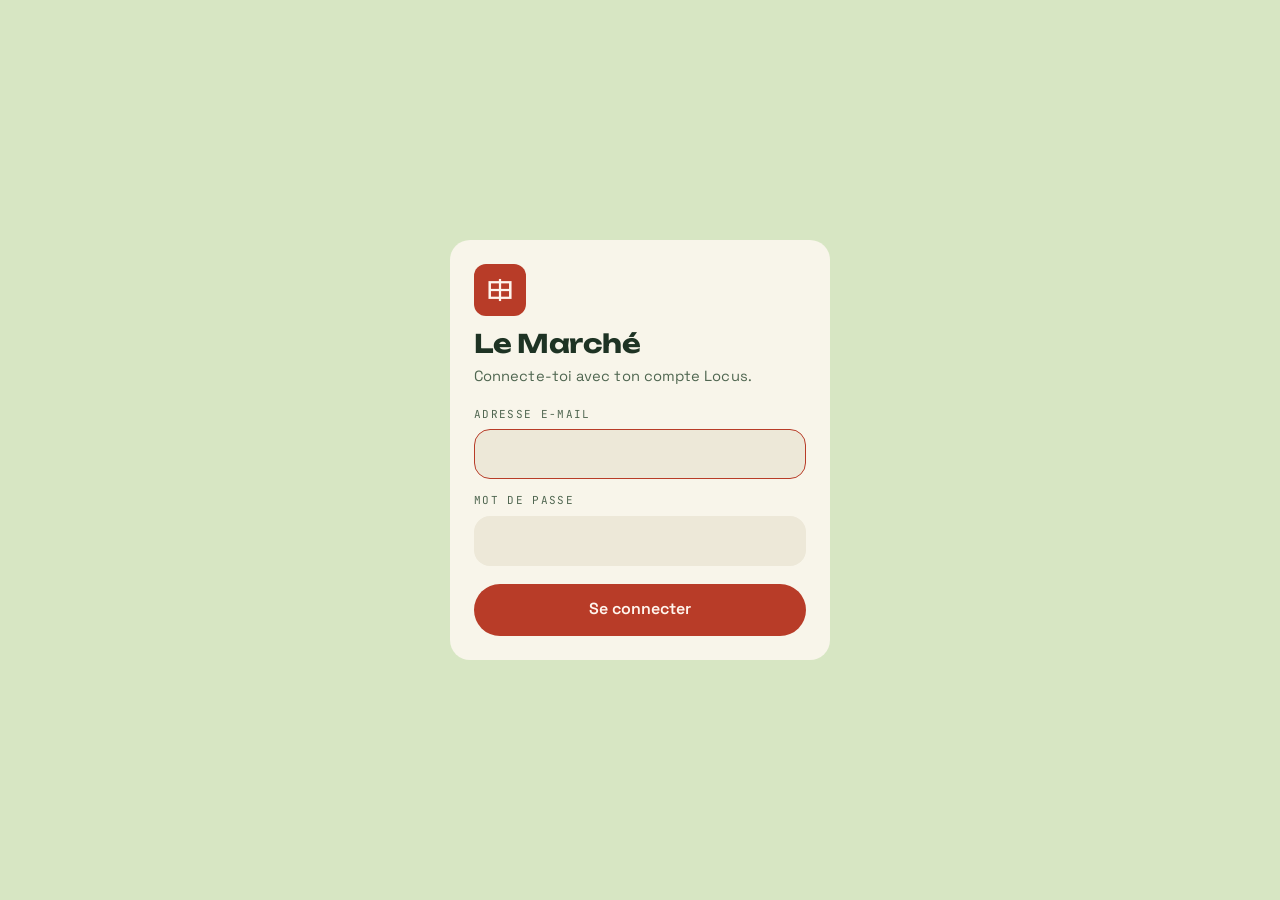
<file: marche/index.html>
<!doctype html>
<html lang="fr" data-lieu="marche">
<head>
<meta charset="utf-8">
<meta name="viewport" content="width=device-width,initial-scale=1,viewport-fit=cover">
<title>Le Marché</title>
<meta name="theme-color" content="#CADDB3">
<meta name="mobile-web-app-capable" content="yes">
<meta name="apple-mobile-web-app-capable" content="yes">
<link rel="manifest" href="../manifest.webmanifest">
<link rel="icon" href="icons/tete-192.png">
<link rel="apple-touch-icon" href="icons/apple-touch-icon.png">
<style>
/* Le Marché : charte commune de Locus (commun/lieux.css, commun/CHARTE.md) — formes de la Forge,
   couleurs de l'étal au soleil : céleri, cagette, tomate pour l'action, carotte et feuille en plus.
   Chaque type de magasin garde sa couleur, en petite pastille. */
:root{--r-m:16px}
*{box-sizing:border-box}
html,body{height:100%}
body{margin:0;font-size:16px;line-height:1.4;-webkit-tap-highlight-color:transparent}
button,input,select,textarea{font:inherit;color:inherit;letter-spacing:inherit}
button{cursor:pointer}
button:disabled{cursor:default;opacity:.3}
[hidden]{display:none!important}
:focus-visible{outline:2px solid var(--accent);outline-offset:2px}
svg.ic{display:inline-block}

main{max-width:760px;margin:0 auto;padding:16px max(14px,env(safe-area-inset-right,0px)) calc(116px + env(safe-area-inset-bottom,0px)) max(14px,env(safe-area-inset-left,0px));display:flex;flex-direction:column;gap:12px}
.cap{font:400 11px/1.3 var(--f-mono);text-transform:uppercase;letter-spacing:.12em;color:var(--on-page-2);margin:6px 2px -4px}
.titre{margin:0 2px;font:700 1.55rem/1.1 var(--f-display);letter-spacing:-.025em;color:var(--on-page)}
.sous-titre{margin:0 2px;color:var(--on-page-2);font-size:.92rem}
.alerte{background:var(--accent-soft);color:var(--accent-ink);border-radius:var(--r-m);padding:12px 16px;font-size:.92rem}
.alerte b{display:block}

/* « Je suis chez » : un bouton par magasin, avec le nombre d'articles qu'on peut y trouver */
.ici{display:flex;gap:6px;overflow-x:auto;scrollbar-width:none;margin:0 -14px;padding:2px 14px 2px}
.ici::-webkit-scrollbar{display:none}
.ici button{flex:none;height:40px;padding:0 6px 0 16px;border:0;border-radius:var(--pill);background:var(--surface);color:var(--ink);font-weight:600;font-size:.95rem;display:inline-flex;align-items:center;gap:8px;white-space:nowrap}
.ici button .n{min-width:26px;height:28px;padding:0 8px;border-radius:var(--pill);background:var(--surface-2);display:inline-grid;place-items:center;font:600 .78rem/1 var(--f-mono);color:var(--ink)}
.ici button.vide{color:var(--ink-3)}
.ici button[aria-pressed="true"]{background:var(--accent);color:var(--on-acc)}
.ici button[aria-pressed="true"] .n{background:color-mix(in srgb,var(--on-acc) 22%,transparent)}

/* ajout rapide */
.qa{display:flex;gap:8px}
.qa input{flex:1;min-width:0;height:52px;padding:0 20px;border:1px solid transparent;border-radius:var(--pill);background:var(--surface);color:var(--ink);font-size:1.02rem}
.qa input::placeholder{color:var(--ink-3)}
.qa input:focus{outline:none;border-color:var(--accent)}
.qa button{flex:none;width:52px;height:52px;border:0;border-radius:50%;background:var(--accent);color:var(--on-acc);display:grid;place-items:center}
.qa button .ic{width:22px;height:22px}
.sugg{display:flex;flex-wrap:wrap;gap:6px;margin-top:-4px}
.sg{border:0;background:var(--surface);color:var(--ink);border-radius:var(--pill);padding:8px 14px;font-weight:600;font-size:.92rem;text-align:left}
.sg small{font-weight:400;color:var(--ink-3);margin-left:6px}
.sg.deja{opacity:.6;cursor:default}

/* un étal = un magasin (ou un type de magasin, ou « n'importe où ») */
.etal{--c:var(--ink-3);background:var(--surface);color:var(--ink);border-radius:var(--r);padding:4px 0 6px}
.st-in{display:grid;grid-template-columns:1fr auto;align-items:center;gap:2px 10px;padding:14px 18px 6px}
.st-ey{display:flex;align-items:center;gap:8px;min-width:0;font:400 11px/1.2 var(--f-mono);text-transform:uppercase;letter-spacing:.12em;color:var(--ink-3)}
.st-ey .tx{overflow:hidden;text-overflow:ellipsis;white-space:nowrap}
.pastille{flex:none;width:10px;height:10px;border-radius:3px;background:var(--c)}
.st-n{grid-row:1/3;grid-column:2;font:600 .8rem/1 var(--f-mono);color:var(--ink-3)}
.st-in h2{margin:0;grid-column:1;font:700 1.1rem/1.25 var(--f-display);letter-spacing:-.02em;min-width:0;overflow:hidden;text-overflow:ellipsis;white-space:nowrap}
.st-in h2 .ic{width:18px;height:18px;margin-right:6px;vertical-align:-.15em;color:var(--feuille)}
.rows{display:flex;flex-direction:column}
.rayon{margin:10px 18px 0;padding-bottom:4px;font:400 10.5px/1.2 var(--f-mono);text-transform:uppercase;letter-spacing:.14em;color:var(--ink-3);border-bottom:1px solid var(--line)}
.art{display:flex;align-items:center;min-height:54px;margin:0 6px;border-top:1px solid color-mix(in srgb,var(--line) 70%,transparent)}
.rows>.art:first-child,.rayon+.art{border-top:0}
.ck{flex:none;width:50px;height:54px;border:0;background:transparent;display:grid;place-items:center;padding:0;color:var(--on-acc)}
.ck::before{content:"";grid-area:1/1;width:24px;height:24px;border:1.8px solid color-mix(in srgb,var(--ink) 40%,transparent);border-radius:50%;transition:background .12s}
.ck .ic{grid-area:1/1;width:14px;height:14px;stroke-width:2.4;opacity:0}
.art.pris .ck::before{background:var(--accent);border-color:var(--accent)}
.art.pris .ck .ic{opacity:1}
.txt{flex:1;min-width:0;border:0;background:transparent;color:inherit;text-align:left;padding:9px 10px 9px 0;display:flex;flex-direction:column;gap:2px;min-height:54px;justify-content:center}
.txt.pad{padding-left:14px}
.l1{display:flex;align-items:baseline;gap:8px;flex-wrap:wrap}
.nom{font-weight:600;font-size:1.02rem;overflow-wrap:anywhere}
.qte{font:600 .74rem/1 var(--f-mono);padding:4px 8px;border-radius:var(--pill);background:var(--surface-2);color:var(--ink-2);white-space:nowrap}
.meta{font-size:.83rem;color:var(--ink-3)}
.meta .v{color:var(--feuille);font-weight:600}
.meta .t{color:var(--accent-ink);font-weight:600}
.art.pris .nom{text-decoration:line-through;text-decoration-thickness:1.5px;color:var(--ink-3)}
.bt-fini,.bt-on,.bt-re{flex:none;margin-right:8px;height:38px;padding:0 16px;border-radius:var(--pill);font-weight:600;font-size:.9rem;white-space:nowrap;display:inline-flex;align-items:center;gap:6px}
.bt-fini{border:0;background:var(--accent);color:var(--on-acc)}
.bt-on{border:0;background:var(--surface-2);color:var(--feuille)}
.bt-on .ic{width:15px;height:15px}
.bt-re{border:1px solid var(--line);background:transparent;color:var(--ink)}
.fait .st-in h2{color:var(--ink-2)}
.note-bas{margin:0;padding:6px 18px 10px;font-size:.8rem;color:var(--ink-3)}
details.etal>summary{list-style:none;cursor:pointer;display:flex;align-items:center;gap:8px;padding:12px 18px;font:700 .95rem/1.2 var(--f-display);letter-spacing:-.02em}
details.etal>summary::-webkit-details-marker{display:none}
details.etal>summary::after{content:"";margin-left:auto;width:8px;height:8px;border-right:1.8px solid var(--ink-3);border-bottom:1.8px solid var(--ink-3);transform:rotate(45deg) translateY(-3px)}
details.etal[open]>summary::after{transform:rotate(-135deg) translateY(-1px)}
.cherche{width:100%;height:48px;padding:0 20px;border:1px solid transparent;border-radius:var(--pill);background:var(--surface);color:var(--ink)}
.cherche:focus{outline:none;border-color:var(--accent)}

.vide{text-align:center;padding:28px 18px 12px;color:var(--on-page-2)}
.vide .gros{display:block;font:700 1.25rem/1.2 var(--f-display);letter-spacing:-.02em;color:var(--on-page);margin-bottom:8px}
.vide .btn2{margin-top:14px}
.btn{min-height:52px;border:0;border-radius:var(--pill);background:var(--accent);color:var(--on-acc);font-weight:600;font-size:1rem;padding:0 22px}
.btn2{min-height:48px;padding:8px 20px;border:0;border-radius:var(--pill);background:var(--surface);color:var(--ink);font-weight:600}
.sheet .btn2{background:var(--surface-2);color:var(--ink)}
.btn-sup{min-height:46px;border:0;border-radius:var(--pill);background:transparent;color:var(--bad);font-weight:600}
.btn-sup.conf{background:color-mix(in srgb,var(--bad) 12%,transparent)}
.lien{border:0;background:none;padding:0;color:var(--accent-ink);font-weight:600;text-decoration:underline;text-underline-offset:3px}

/* magasins, types, rayons */
.liste-v{display:flex;flex-direction:column;gap:8px}
.mag{--c:var(--ink-3);display:flex;align-items:center;background:var(--surface);color:var(--ink);border-radius:var(--r);padding-left:18px}
.mag .txt{padding:14px 8px 14px 12px}
.mag-nom{font:700 1rem/1.25 var(--f-display);letter-spacing:-.02em}
.ord{display:flex;flex-direction:column;justify-content:center;padding-right:6px}
.ord button{width:42px;height:34px;border:0;background:transparent;color:var(--ink-3);display:grid;place-items:center}
.ord .ic{width:17px;height:17px}
.chips{display:flex;flex-wrap:wrap;gap:6px}
.chip{min-height:40px;border:1px solid var(--line);background:transparent;color:var(--ink);border-radius:var(--pill);padding:6px 14px;font-weight:600;font-size:.9rem;display:inline-flex;align-items:center;gap:6px}
main .chip{background:var(--surface);border-color:transparent;color:var(--ink)}
.chip.on{background:var(--accent);border-color:var(--accent);color:var(--on-acc)}
.chip .o{min-width:20px;height:20px;border-radius:10px;background:color-mix(in srgb,var(--on-acc) 25%,transparent);display:inline-grid;place-items:center;font:600 .72rem/1 var(--f-mono)}
.chip.sw-c{width:40px;padding:0;justify-content:center}
.chip.sw-c.on{outline:2px solid var(--ink);outline-offset:2px}
.typ{--c:var(--ink-3);display:flex;align-items:center;gap:12px;background:var(--surface);color:var(--ink);border-radius:var(--r-m);border:0;padding:14px 18px;text-align:left;width:100%}
.typ .em{font-size:1.1rem}
.typ b{flex:1;font-weight:600}
.typ span.meta{flex:none;font-family:var(--f-mono);font-size:.75rem}
.rang{display:flex;align-items:center;background:var(--surface-2);border-radius:var(--r-m);padding-left:16px;color:var(--ink)}
.rang .num{font:600 .75rem/1 var(--f-mono);color:var(--ink-3);width:24px}
.rang b{flex:1;font-weight:600}
.nom-r{flex:1;min-width:0;border:0;background:transparent;color:inherit;text-align:left;font-weight:600;font-size:1rem;padding:14px 4px;cursor:text}
.rang .r-nom{flex:1;min-width:0;height:42px;margin:6px 0;padding:0 14px;background:var(--surface);border-color:var(--accent);color:var(--ink)}
.rang{flex-direction:column;align-items:stretch;padding:0;user-select:none;-webkit-user-select:none;transition:box-shadow .15s}
.rang-l{display:flex;align-items:center;min-height:54px;padding-left:4px}
.rang .num{padding-left:2px}
.poignee{flex:none;width:46px;height:54px;display:grid;place-items:center;color:var(--ink-3);touch-action:none;cursor:grab}
.poignee .ic{width:18px;height:18px}
.rang.drag{position:relative;z-index:5;box-shadow:0 10px 24px color-mix(in srgb,var(--ink) 22%,transparent),inset 0 0 0 2px var(--accent);cursor:grabbing}
.rang .plus{flex:none;width:46px;height:46px;margin-right:4px;border:0;border-radius:50%;background:transparent;color:var(--ink-2);display:grid;place-items:center}
.rang .plus .ic{width:17px;height:17px;transition:transform .15s}
.rang.ouvert .plus .ic{transform:rotate(45deg)}
.rang.ouvert{background:var(--surface);color:var(--ink)}
.ray-ed{padding:4px 14px 14px;display:flex;flex-direction:column;gap:8px;user-select:text;-webkit-user-select:text}
.ray-ed .in{background:var(--surface-2);color:var(--ink)}
.ray-tous{display:flex;flex-direction:column;max-height:46vh;overflow-y:auto;overscroll-behavior:contain;border-top:1px solid var(--line)}
.ray-a{display:flex;align-items:center;gap:10px;width:100%;min-height:46px;border:0;border-bottom:1px solid color-mix(in srgb,var(--line) 70%,transparent);background:transparent;color:var(--ink);text-align:left;padding:4px 2px}
.ray-a .cb{flex:none;width:22px;height:22px;border-radius:6px;border:1.8px solid color-mix(in srgb,var(--ink) 40%,transparent);display:grid;place-items:center;color:var(--on-acc)}
.ray-a .cb .ic{width:13px;height:13px;stroke-width:2.4;opacity:0}
.ray-a.on .cb{background:var(--accent);border-color:var(--accent)}
.ray-a.on .cb .ic{opacity:1}
.ray-a .nm{flex:1;min-width:0;font-weight:600;overflow-wrap:anywhere;border:0;background:transparent;color:inherit;text-align:left;padding:10px 2px;cursor:text}
.ray-a .nm small{font-weight:400;color:var(--ink-3);font-size:.78rem}
.ray-a .mot-x{flex:none;width:40px;height:40px;border:0;border-radius:50%;background:transparent;color:var(--ink-3);display:grid;place-items:center}
.ray-a .mot-x .ic{width:14px;height:14px}
.ray-a .r-mot{flex:1;height:40px;margin:4px 0;background:var(--surface);border-color:var(--accent);color:var(--ink)}
.ray-a small{flex:none;max-width:45%;font:400 10.5px/1.2 var(--f-mono);text-transform:uppercase;letter-spacing:.08em;color:var(--ink-3);text-align:right}
.ray-art{display:flex;align-items:center;gap:8px;border-top:1px solid var(--line);padding-top:8px}
.ray-art span{flex:1;min-width:0;font-weight:600;overflow-wrap:anywhere}
.ray-art select{flex:none;width:48%;height:40px;font-size:.86rem;border-radius:var(--pill);padding-left:12px;padding-right:30px;background-position:calc(100% - 18px) 17px,calc(100% - 12px) 17px}

/* À mijoter : les envies d'achat qui reposent avant d'aller sur la liste */
html[data-lieu] .oh .ot .ot-t .ot-n{display:inline-grid;place-items:center;min-width:20px;height:20px;padding:0 6px;border-radius:var(--pill);background:var(--accent);color:var(--on-acc);font:600 .72rem/1 var(--f-mono)}
.envie{background:var(--surface);color:var(--ink);border-radius:var(--r);overflow:hidden}
.envie>.txt{width:100%;padding:16px 18px}
.envie.prete{box-shadow:inset 0 0 0 2px var(--accent)}
.jauge{display:block;height:6px;background:var(--surface-2);border-radius:3px;overflow:hidden;margin-top:9px;color:var(--ink)}
.jauge>i{display:block;height:100%;background:var(--carotte);border-radius:3px}
.prete .jauge>i,.jauge.ok>i{background:var(--feuille)}
.question{display:flex;flex-wrap:wrap;gap:6px;padding:0 18px 16px}
.question b{width:100%;font:700 .95rem/1.3 var(--f-display);letter-spacing:-.02em;margin-bottom:2px}
.mini{min-height:40px;padding:0 16px;border-radius:var(--pill);font-weight:600;font-size:.9rem;border:0;background:var(--surface-2);color:var(--ink)}
.mini.oui{background:var(--accent);color:var(--on-acc)}
.mini.non{background:transparent;color:var(--bad);box-shadow:inset 0 0 0 1px var(--line)}
.bilan{display:flex;gap:12px;align-items:center;background:var(--surface);color:var(--ink-2);border-radius:var(--r-m);padding:14px 18px;font-size:.92rem}
.bilan .ic{width:20px;height:20px;color:var(--feuille)}
.bilan b{font:700 1rem/1 var(--f-display);color:var(--ink)}
.statut{background:var(--surface);color:var(--ink);border-radius:var(--r-m);padding:14px 16px;font-size:.95rem}
.statut .ic{color:var(--carotte);width:18px;height:18px;margin-right:4px}
.statut.ok{box-shadow:inset 0 0 0 2px var(--feuille)}
.statut.ok .ic{color:var(--feuille)}
.choix{display:flex;align-items:stretch;background:var(--surface);color:var(--ink);border-radius:var(--r-m);overflow:hidden}
.choix.fav{box-shadow:inset 0 0 0 2px var(--accent)}
.choix .txt{padding:12px 6px 12px 16px;min-height:0}
.star{flex:none;width:50px;border:0;background:transparent;color:var(--ink-3);display:grid;place-items:center}
.star .ic{width:20px;height:20px}
.choix.fav .star{color:var(--carotte)}
.choix.fav .star .ic{fill:currentColor}
.prix{font:600 .85rem/1.2 var(--f-mono);white-space:nowrap}
.pill{font:600 .68rem/1 var(--f-mono);text-transform:uppercase;letter-spacing:.06em;padding:4px 8px;border-radius:var(--pill);white-space:nowrap}
.pill.v{background:color-mix(in srgb,var(--feuille) 16%,transparent);color:var(--feuille)}
.pill.t{background:var(--accent-soft);color:var(--accent-ink)}
.choix-l{display:flex;flex-direction:column;gap:8px}
textarea.in{height:auto;min-height:80px;padding:12px 16px;resize:vertical;line-height:1.35;border-radius:var(--r-m)}
.btn-l{display:flex;flex-direction:column;gap:8px;margin-top:6px}
.btn-l .btn{margin-top:0}
.lien-ext{color:var(--accent-ink);font-weight:600;word-break:break-all}

/* fenêtre (feuille) */
.scrim{position:fixed;inset:0;z-index:40;background:color-mix(in srgb,var(--on-page) 45%,transparent);display:flex;align-items:flex-end;justify-content:center}
.sheet>*{flex-shrink:0}
.sheet{background:var(--page);color:var(--on-page);width:100%;max-width:520px;max-height:92%;overflow-y:auto;overscroll-behavior:contain;padding:0 16px calc(18px + env(safe-area-inset-bottom,0px));border-radius:var(--r) var(--r) 0 0;display:flex;flex-direction:column;gap:8px;animation:up .18s ease-out}
@keyframes up{from{transform:translateY(28px);opacity:.5}}
@media (min-width:600px){.scrim{align-items:center}.sheet{border-radius:var(--r)}}
.sh{position:sticky;top:0;z-index:2;background:var(--page);display:flex;align-items:center;gap:8px;padding:16px 0 6px}
.sh h2{flex:1;margin:0;font:700 1.2rem/1.2 var(--f-display);letter-spacing:-.02em}
.x{width:44px;height:44px;border:0;background:var(--surface);color:var(--ink);border-radius:50%;display:grid;place-items:center}
.x .ic{width:16px;height:16px}
.lab{font:400 11px/1.3 var(--f-mono);text-transform:uppercase;letter-spacing:.12em;color:var(--on-page-2);margin-top:10px}
.lab .opt{text-transform:none;letter-spacing:0;font-family:var(--f-body);font-size:.8rem}
.in{width:100%;height:50px;padding:0 16px;border:1px solid transparent;border-radius:var(--r-m);background:var(--surface);color:var(--ink);font-size:1rem}
select.in{appearance:none;background-image:linear-gradient(45deg,transparent 50%,var(--ink-3) 50%),linear-gradient(135deg,var(--ink-3) 50%,transparent 50%);background-position:calc(100% - 22px) 22px,calc(100% - 16px) 22px;background-size:6px 6px;background-repeat:no-repeat;padding-right:40px}
.in:focus{outline:none;border-color:var(--accent)}
.in::placeholder{color:var(--ink-3)}
.aide{margin:0;font-size:.86rem;color:var(--on-page-2)}
.sw{display:flex;align-items:center;gap:12px;padding:14px 16px;margin-top:8px;border-radius:var(--r-m);background:var(--surface);color:var(--ink);cursor:pointer}
.sw input{width:22px;height:22px;margin:0;accent-color:var(--accent);flex:none}
.sw span{display:flex;flex-direction:column}
.sw small{color:var(--ink-3);font-size:.85rem}
.row-in{display:flex;align-items:center;gap:8px;font-size:.92rem;color:var(--on-page-2)}
.row-in .in{flex:1}
.in-n{width:90px;flex:none!important;text-align:center}
.ligne-r{display:flex;justify-content:space-between;gap:12px;padding:12px 0;border-bottom:1px solid var(--line);font-size:.95rem}
.ligne-r span:first-child{color:var(--on-page-2)}

.fab{position:fixed;right:max(16px,env(safe-area-inset-right,0px));bottom:calc(24px + env(safe-area-inset-bottom,0px));z-index:26;width:60px;height:60px;border:0;border-radius:var(--r);background:var(--accent);color:var(--on-acc);display:grid;place-items:center;box-shadow:0 0 0 4px var(--page)}
.fab .ic{width:24px;height:24px}
@media (min-width:800px){.fab{right:calc(50% - 380px + 16px)}}
.toast{position:fixed;left:50%;transform:translateX(-50%);bottom:calc(98px + env(safe-area-inset-bottom,0px));z-index:50;width:max-content;max-width:calc(100% - 28px);background:var(--ink);color:var(--surface);border-radius:var(--pill);padding:6px 8px 6px 20px;display:flex;align-items:center;gap:10px;font-size:.93rem}
.toast span{padding:6px 0}
.toast button{border:0;background:transparent;color:color-mix(in srgb,#E8913A 55%,var(--surface));font-weight:600;padding:8px 12px;white-space:nowrap}

.login{position:fixed;inset:0;z-index:100;background:var(--page);display:grid;place-items:center;padding:0 16px}
.lbox{width:100%;max-width:380px;background:var(--surface);color:var(--ink);border-radius:var(--r);padding:24px;display:flex;flex-direction:column;gap:8px}
.lbox .logo{width:52px;height:52px;display:block;border-radius:12px}
.lbox h1{margin:6px 0 0;font:700 1.6rem/1.1 var(--f-display);letter-spacing:-.02em}
.lbox p{margin:0 0 6px;color:var(--ink-3);font-size:.92rem}
.lbox label{font:400 11px/1.3 var(--f-mono);text-transform:uppercase;letter-spacing:.12em;color:var(--ink-3);margin-top:6px}
.lbox .in{background:var(--surface-2);color:var(--ink)}
.lbox .btn{margin-top:10px}
.err{color:var(--bad);margin:4px 0 0!important}
</style>
<link rel="stylesheet" href="../commun/cadre.css">
<link rel="stylesheet" href="../commun/lieux.css">
<script src="../commun/couleurs.js"></script>
</head>
<body>
<div id="login" class="login" hidden><form class="lbox" id="loginForm"><img class="logo" src="icons/icon-192.png" alt=""><h1>Le Marché</h1><p>Connecte-toi avec ton compte Locus.</p><label for="l-mail">Adresse e-mail</label><input class="in" type="email" id="l-mail" autocomplete="username" required><label for="l-pass">Mot de passe</label><input class="in" type="password" id="l-pass" autocomplete="current-password" required><button class="btn" type="submit">Se connecter</button><p class="err" id="l-err" hidden></p></form></div>
<header class="oh"><div class="oh-bar"><a class="oh-orga" href="../" aria-label="Retour à l'accueil de Locus"><svg class="ic" viewBox="0 0 20 20" aria-hidden="true"><circle cx="10" cy="10" r="8"/><path d="M8.5 8.5h3v3h-3zM10 2v2.5M10 15.5V18M2 10h2.5M15.5 10H18"/></svg></a><h1 class="oh-nom">Le Marché</h1><button class="sync" id="sync" data-sync data-act="reglages" aria-label="État de la synchronisation">…</button><span class="oh-sp"></span><button class="oh-b" type="button" data-ampoule><svg class="ic" viewBox="0 0 20 20" aria-hidden="true"><path d="M7 15h6M8 18h4M10 2a5 5 0 0 0-3.2 8.8V13h6.4v-2.2A5 5 0 0 0 10 2z"/></svg></button><button class="oh-b" type="button" data-act="reglages" aria-label="Réglages"><svg class="ic" viewBox="0 0 20 20" aria-hidden="true"><circle cx="10" cy="10" r="3"/><path d="M10 1.5v3M10 15.5v3M1.5 10h3M15.5 10h3M4 4l2.1 2.1M13.9 13.9 16 16M16 4l-2.1 2.1M6.1 13.9 4 16"/></svg></button></div>
<nav class="ot" aria-label="Sections"><button class="ot-t" data-tab="liste">Liste</button><button class="ot-t" data-tab="basiques">Basiques</button><button class="ot-t" data-tab="mijote">À mijoter</button><button class="ot-t" data-tab="magasins">Magasins</button></nav></header>
<main id="view" aria-live="polite"></main>
<button class="fab" id="fab" data-act="plus" aria-label="Ajouter un article"><svg class="ic" viewBox="0 0 20 20" aria-hidden="true"><path d="M10 3v14M3 10h14"/></svg></button>
<div class="scrim" id="scrim" hidden><div class="sheet" id="sheet" role="dialog" aria-modal="true" aria-labelledby="sh-titre"></div></div>
<div class="toast" id="toast" role="status" hidden></div>
<script src="../commun/supabase.js"></script>
<script src="../commun/pictos.js"></script>
<script>
'use strict';
/* =============================== Réglages fixes =============================== */
const SB_URL='https://rzcpjsffpvuvbdtqymms.supabase.co', SB_KEY='sb_publishable_mJNXDji0NMOmLFqo3GusGg_JBkFhJmC', TABLE='marche_rows';
/* une ligne par objet : m: magasin, y: type de magasin, a: article, e: envie (article à mijoter), s: réglages.
   Les envies sont rangées sous le genre « article » : pas besoin de changer la table. */
const KIND={m:'magasin',y:'type',a:'article',e:'article',c:'type',s:'reglage'}; /* c: rayon, rangé sous le genre « type » (la table ne change pas) */
const NEUTRE='#8A8170';
const COULEURS=['#2E6B4E','#C8462C','#C9932B','#6E8B2F','#2F7EA6','#8A5A2B','#6A5ACD','#B4487A','#7A776C'];
const TYPES0=[['supermarche','Supermarché','🛒','#2E6B4E'],['brico','Brico','🔨','#C8462C'],['jardin','Jardin','🌱','#6E8B2F'],['pharmacie','Pharmacie','💊','#2F7EA6'],
  ['boulangerie','Boulangerie','🥖','#C9932B'],['ferme','Ferme & marché','🥕','#8A5A2B'],['en-ligne','En ligne','📦','#6A5ACD']];
const SUGG=[['Migros',['supermarche']],['Coop',['supermarche']],['Lidl',['supermarche']],['Aldi',['supermarche']],['Denner',['supermarche']],
  ['Landi',['brico','jardin']],['Jumbo',['brico','jardin']],['Hornbach',['brico','jardin']],['OBI',['brico','jardin']],['Bauhaus',['brico']],
  ['Pharmacie',['pharmacie']],['Boulangerie',['boulangerie']],['Galaxus',['en-ligne']]];
const MIJOTE=[[7,'1 semaine'],[14,'2 semaines'],[30,'1 mois'],[90,'3 mois']]; /* durée de repos d'une envie */
const RYTHMES=[[0,'Quand c’est fini'],[7,'1 semaine'],[14,'2 semaines'],[30,'1 mois'],[60,'2 mois'],[90,'3 mois']];
/* pictos au trait (charte : commun/pictos.js), plus quelques-uns propres au Marché */
const PICTOS_M={
  marmite:'<path d="M3 8h14v6a3 3 0 0 1-3 3H6a3 3 0 0 1-3-3zM1 8h18M7.5 5V3M12.5 5V3"/>',
  feuille:'<path d="M4 17C4 9 9 4 17 3c0 8-5 13-13 14zM4 17l7-7"/>',
  etoile:'<path d="M10 2.5l2.3 4.8 5.2.7-3.8 3.6.9 5.2L10 14.3l-4.6 2.5.9-5.2-3.8-3.6 5.2-.7z"/>',
  rythme:'<path d="M16 11a6 6 0 1 1-2-5.2M15 2v4h-4"/>'
};
function ic(k){ if(PICTOS_M[k]) return `<svg class="ic" viewBox="0 0 20 20" aria-hidden="true">${PICTOS_M[k]}</svg>`; return window.Pictos?Pictos.svg(k):''; }
const CHECK=ic('fait'), PLUS=ic('plus');
/* rayons de départ, dans l'ordre d'un tour de supermarché, avec les mots qui y rangent un article
   (sans accents ; « _ » relie les mots d'une expression). Nicolas peut tout changer : nom, ordre, mots. */
const RAYONS0=[
 ['fruits','Fruits','fruit pomme poire banane orange mandarine clémentine citron lime kiwi raisin fraise framboise myrtille mûre cerise abricot pêche nectarine prune ananas mangue melon pastèque grenade figue avocat kaki litchi papaye rhubarbe coing pamplemousse'],
 ['legumes','Légumes','légume carotte tomate salade laitue roquette épinard chou brocoli courgette aubergine poivron concombre oignon ail échalote poireau céleri fenouil radis betterave navet panais patate pomme_de_terre courge potiron butternut champignon haricot asperge artichaut endive mache cresson persil basilic coriandre ciboulette menthe aneth gingembre petit_pois'],
 ['boulangerie','Boulangerie','pain baguette croissant tresse brioche ballon mie pain_de_mie petit_pain'],
 ['viande','Viande & poisson','viande poulet bœuf porc veau agneau steak haché saucisse cervelas jambon lard lardon bacon chorizo salami dinde escalope émincé merguez poisson saumon truite crevette cabillaud'],
 ['fromage','Fromage','fromage gruyère emmental vacherin mozzarella parmesan feta raclette fondue mascarpone ricotta chèvre brie camembert tomme cottage halloumi'],
 ['laitiers','Produits laitiers','lait yaourt yogourt yoghourt beurre crème séré skyr kefir margarine'],
 ['oeufs','Œufs','œuf'],
 ['frais','Frais & traiteur','tofu tempeh houmous hummus gnocchi rosti traiteur ravioli pâte_feuilletée pâte_brisée pâte_à_pizza pâte_fraîche'],
 ['conserves','Conserves & bocaux','conserve boite pelée concentré coulis passata sauce_tomate thon sardine cornichon olive câpre bocal'],
 ['cereales','Pâtes, riz & céréales','pâte spaghetti penne nouille fusilli tagliatelle riz quinoa couscous boulgour semoule polenta lentille pois_chiche'],
 ['epicerie','Épicerie','farine sucre sel poivre huile vinaigre épice curry paprika cumin cannelle moutarde mayonnaise ketchup bouillon levure bicarbonate maïzena sauce_soja miel cacao vanille noix amande noisette cacahuète graine fruits_secs raisins_secs datte pruneau lait_de_coco'],
 ['petitdej','Petit-déjeuner','café thé tisane infusion confiture pâte_à_tartiner nutella ovomaltine muesli céréale flocon avoine porridge'],
 ['snacks','Biscuits & snacks','biscuit chips chocolat bonbon gateau cracker barre apero'],
 ['boissons','Boissons','eau jus sirop bière vin cidre soda coca limonade kombucha rivella thé_froid'],
 ['surgeles','Surgelés','surgelé congelé glace frite pizza'],
 ['hygiene','Hygiène','savon shampoing shampooing dentifrice brosse_a_dents déodorant papier_toilette pq mouchoir coton rasoir crème_solaire gel_douche'],
 ['menage','Ménage','lessive liquide_vaisselle produit_vaisselle éponge sac_poubelle javel nettoyant papier_ménage essuie_tout sopalin film_alimentaire papier_alu papier_cuisson allumette bougie pile'],
 ['animaux','Animaux','croquette litière pâtée'],
 ['visserie','Visserie & colle','vis cheville clou boulon écrou rondelle colle silicone scotch adhésif ruban mastic joint mousse_expansive'],
 ['outillage','Outillage','mèche foret lame disque scie tournevis embout cutter mètre gant'],
 ['peinture','Peinture','peinture pinceau rouleau enduit lasure vernis'],
 ['electricite','Électricité','câble prise interrupteur domino gaine ampoule rallonge'],
 ['bois','Bois & panneaux','planche panneau osb contreplaqué latte chevron poutre liteau tasseau'],
 ['jardin','Jardin','terreau engrais semence semis plant tuyau'],
 ['divers','Divers','']
];
const PRIO=new Set(['pelee','concentre','conserve','boite','bocal','surgele','congele']); /* ces mots l'emportent : « tomates pelées » va aux conserves */

let S={mags:{},types:{},arts:{},envies:{},cats:{},regl:{}};
let sb=null, UID=null, EMAIL='', prev={}, dirty=new Set(), lastPull=null, pushing=false, pushTimer=null, syncErr='', booted=false;
const ui={tab:lsGet('marche-tab')||'liste', ici:lsGet('marche-ici')||'', projet:lsGet('marche-projet')||'', q:'', bq:''};
if(!['liste','basiques','mijote','magasins'].includes(ui.tab)) ui.tab='liste';
let ed=null; /* ce qui est ouvert dans la fenêtre */
const CK=()=>'marche-cache-'+UID;
const $view=document.getElementById('view'), $scrim=document.getElementById('scrim'), $sheet=document.getElementById('sheet'), $toast=document.getElementById('toast'), $fab=document.getElementById('fab');

/* =============================== Petits outils =============================== */
function lsGet(k){ try{ return localStorage.getItem(k); }catch(e){ return null; } }
function lsSet(k,v){ try{ if(v==null||v==='') localStorage.removeItem(k); else localStorage.setItem(k,v); }catch(e){} }
function ymd(x){ return x.getFullYear()+'-'+String(x.getMonth()+1).padStart(2,'0')+'-'+String(x.getDate()).padStart(2,'0'); }
function today(){ return ymd(new Date()); }
function jourDe(iso){ return iso?ymd(new Date(iso)):null; }
function plusJours(d,n){ const x=new Date(d+'T12:00'); x.setDate(x.getDate()+n); return ymd(x); }
function ecart(a,b){ return Math.round((new Date(b+'T12:00')-new Date(a+'T12:00'))/864e5); }
function fJour(d){ return new Date(d+'T12:00').toLocaleDateString('fr-CH',{day:'numeric',month:'short'}); }
function ilYa(d){ const n=ecart(d,today()); if(n<=0) return 'aujourd’hui'; if(n===1) return 'hier'; if(n<15) return 'il y a '+n+' j'; return 'le '+fJour(d); }
function dansJ(n){ if(n<=0) return 'aujourd’hui'; if(n===1) return 'demain'; return 'dans '+n+' j'; }
function rythmeTxt(n){ if(n===7) return 'toutes les semaines'; if(n===30) return 'tous les mois'; if(n%30===0) return 'tous les '+n/30+' mois'; if(n%7===0) return 'toutes les '+n/7+' semaines'; return 'tous les '+n+' jours'; }
function norm(s){ return String(s||'').replace(/œ/g,'oe').replace(/Œ/g,'Oe').replace(/æ/g,'ae').normalize('NFD').replace(/[̀-ͯ]/g,'').toLowerCase().trim().replace(/\s+/g,' '); }
function slug(s){ return norm(s).replace(/[^a-z0-9]+/g,'-').replace(/^-|-$/g,''); }
function uid(){ return Date.now().toString(36)+Math.random().toString(36).slice(2,7); }
function esc(s){ return String(s==null?'':s).replace(/[&<>"']/g,c=>({'&':'&amp;','<':'&lt;','>':'&gt;','"':'&quot;',"'":'&#39;'}[c])); }
function pl(n,un,plusieurs){ return n+' '+(n>1?(plusieurs||un+'s'):un); }
function nowIso(){ return new Date().toISOString(); }

/* =============================== Données =============================== */
function mags(){ return Object.values(S.mags).sort((a,b)=>(a.ordre||0)-(b.ordre||0)||a.nom.localeCompare(b.nom,'fr')); }
function types(){ return Object.values(S.types).sort((a,b)=>(a.ordre||0)-(b.ordre||0)||a.nom.localeCompare(b.nom,'fr')); }
function arts(){ return Object.values(S.arts); }
function refOk(r){ return typeof r==='string'&&(r.startsWith('m:')?!!S.mags[r.slice(2)]:r.startsWith('y:')?!!S.types[r.slice(2)]:false); }
function ouDe(a){ return (a.ou||[]).filter(refOk); }
function prim(a){ return ouDe(a)[0]||''; }
function typeCouleur(id){ const t=S.types[id]; return t&&t.couleur||NEUTRE; }
function typesDeMag(m){ return (m&&m.types||[]).filter(t=>S.types[t]); }
function refCouleur(r){ if(!r) return NEUTRE; if(r[0]==='m'){ const t=typesDeMag(S.mags[r.slice(2)]); return t.length?typeCouleur(t[0]):'#2E6B4E'; } return typeCouleur(r.slice(2)); }
function refNom(r,court){ if(!r) return 'N’importe où'; if(r[0]==='m'){ const m=S.mags[r.slice(2)]; return m?m.nom:'?'; } const t=S.types[r.slice(2)]; return t?(court?t.nom+' (tous)':t.nom):'?'; }
/* l'article se trouve-t-il dans ce magasin ? (chez lui, ou n'importe quel magasin de son type, ou n'importe où) */
function dispo(a,mid){ const ou=ouDe(a); if(!ou.length) return true; const m=S.mags[mid]; if(!m) return false; const ts=typesDeMag(m); return ou.some(r=>r==='m:'+mid||(r[0]==='y'&&ts.includes(r.slice(2)))); }
function derniere(a){ const l=(a.achats||[]).slice().sort(); return l.length?l[l.length-1]:null; }
/* un basique avec un rythme revient sur la liste « rythme » jours après le dernier achat (ou depuis qu'on l'a retiré) */
function prochain(a){ const base=[derniere(a),a.depuis].filter(Boolean).sort().pop()||jourDe(a.cree)||today(); return plusJours(base,a.rythme); }
function rythmeObserve(a){ const l=[...new Set(a.achats||[])].sort(); if(l.length<3) return null; const j=Math.max(1,Math.round(ecart(l[0],l[l.length-1])/(l.length-1))); return {j,n:l.length}; }
function triNom(a,b){ return a.nom.localeCompare(b.nom,'fr',{sensitivity:'base'}); }
/* --- envies à mijoter --- */
function envies(){ return Object.values(S.envies); }
function resteJ(e){ return ecart(today(),e.jusqua||today()); }
function prete(e){ return e.etat==='mijote'&&resteJ(e)<=0; }
function prixDe(v){ if(v==null||v==='') return null; const n=parseFloat(String(v).replace(/[’'\s]/g,'').replace(/chf|fr\.?|\.–|–/gi,'').replace(',','.')); return isFinite(n)&&n>=0?Math.round(n*100)/100:null; }
function chf(n){ if(n==null) return ''; const ent=Math.round(n)===n; return (ent?String(n):n.toFixed(2)).replace(/\B(?=(\d{3})+(?!\d))/g,'’')+' CHF'; }
function prixOptions(e){ return (e.options||[]).map(o=>o.prix).filter(x=>x>0); }
function valeurEnvie(e){ if(e.fin&&e.fin.prix) return e.fin.prix; const p=prixOptions(e); return p.length?Math.min(...p):(e.budget||null); }
function nbPretes(){ return envies().filter(prete).length; }
/* range les articles par étal : par magasin (dans l'ordre choisi), puis par type, puis « n'importe où » */
function grouper(list,ici){
  const G=new Map(), add=(r,a)=>{ if(!G.has(r)) G.set(r,[]); G.get(r).push(a); };
  const mi=ici&&S.mags[ici], tsIci=typesDeMag(mi);
  for(const a of list){
    if(mi){ const ou=ouDe(a); let r=''; if(ou.includes('m:'+ici)) r='m:'+ici; else { const t=ou.find(x=>x[0]==='y'&&tsIci.includes(x.slice(2))); if(t) r=t; } add(r,a); }
    else add(prim(a),a);
  }
  return [...mags().map(m=>'m:'+m.id),...types().map(t=>'y:'+t.id),''].filter(r=>G.has(r)).map(r=>({ref:r,items:G.get(r).sort(triNom)}));
}
/* --- rayons (catégories de produits) --- */
let DICO=null;
function catsTri(){ return Object.values(S.cats).sort((a,b)=>(a.ordre||0)-(b.ordre||0)||a.nom.localeCompare(b.nom,'fr')); }
/* les rayons semés avant le 15.11 avaient leurs mots sans accents : on reprend la version accentuée s'ils n'ont pas été touchés */
function accentuerRayons(){ let ch=false; for(const [id,,mots] of RAYONS0){ const c=S.cats[id]; if(c&&c.mots!==mots&&norm(c.mots)===norm(mots)){ c.mots=mots; ch=true; } } return ch; }
function semerRayons(){ RAYONS0.forEach(([id,nom,mots],i)=>{ if(!S.cats[id]) S.cats[id]={id,nom,mots,appris:[],ordre:i}; }); }
function sing(t){ return t.length>3&&/[sx]$/.test(t)?t.slice(0,-1):t; }
function toks(s){ return norm(s).replace(/[^a-z0-9]+/g,' ').trim().split(' ').filter(Boolean).map(sing); }
function cleNom(s){ return toks(s).join(' '); }
function dico(){
  if(DICO) return DICO; const noms=new Map(), multi=[], single=new Map();
  for(const c of catsTri()){
    for(const n of c.appris||[]) if(!noms.has(n)) noms.set(n,c.id);
    for(const w of String(c.mots||'').split(/[\s,;]+/).filter(Boolean)){ const t=toks(w.replace(/_/g,' ')); if(!t.length) continue;
      if(t.length>1) multi.push([t.join(' '),c.id]); else if(!single.has(t[0])) single.set(t[0],c.id); }
  }
  multi.sort((a,b)=>b[0].length-a[0].length);
  return DICO={noms,multi,single};
}
/* devine le rayon d'après le nom : ce que Nicolas a appris au Marché, puis les expressions, puis les mots prioritaires, puis le premier mot reconnu */
function deviner(nom){ return trouverRayon(nom)||(S.cats.divers?'divers':''); }
/* le rayon reconnu d'après le nom, ou null si le Marché ne sait pas */
function trouverRayon(nom){
  const d=dico(), n=cleNom(nom); if(!n) return null;
  if(d.noms.has(n)) return d.noms.get(n);
  const n2=' '+n+' '; for(const [k,c] of d.multi) if(n2.includes(' '+k+' ')) return c;
  const ts=n.split(' ');
  for(const t of ts) if(PRIO.has(t)&&d.single.has(t)) return d.single.get(t);
  for(const t of ts){ let best=null, bl=0; for(const [k,c] of d.single){ if(k.length<=3?t===k:t.startsWith(k)){ if(k.length>bl){ best=c; bl=k.length; } } } if(best) return best; }
  return null;
}
/* les noms d'un rayon : ses mots, les noms appris et les articles qui y sont, par ordre alphabétique */
function nomsRayon(id){ const c=S.cats[id]; if(!c) return []; const m=new Map();
  for(const w of String(c.mots||'').split(/\s+/).filter(Boolean)){ const lab=w.replace(/_/g,' '); m.set(cleNom(lab),{lab,mot:w}); }
  for(const n of c.appris||[]){ const e=m.get(n)||{lab:n}; e.appris=n; m.set(n,e); }
  for(const a of arts()) if(catDe(a)===id){ const k=cleNom(a.nom), e=m.get(k)||{}; e.lab=a.nom; e.art=a.id; m.set(k,e); }
  return [...m.entries()].map(([cle,v])=>Object.assign({cle},v)).sort((x,y)=>x.lab.localeCompare(y.lab,'fr',{sensitivity:'base'}));
}
function motDe(txt){ return norm(txt)===''?'':String(txt).trim().toLowerCase().replace(/\s+/g,'_'); }
function catDe(a){ return a.cat&&S.cats[a.cat]?a.cat:deviner(a.nom); }
function catNom(id){ return S.cats[id]?S.cats[id].nom:'Divers'; }
/* ordre des rayons dans un magasin : le sien (choisi par Nicolas), puis les autres dans l'ordre par défaut */
function ordreRayons(mid){ const m=mid&&S.mags[mid], perso=(m&&m.rayons||[]).filter(id=>S.cats[id]); return [...perso,...catsTri().map(c=>c.id).filter(id=>!perso.includes(id))]; }
function magDeRef(r){ if(!r) return ui.ici&&S.mags[ui.ici]?ui.ici:''; if(r[0]==='m') return r.slice(2); const m=mags().find(x=>typesDeMag(x).includes(r.slice(2))); return m?m.id:''; }
function trierRayons(items,mid){ const rang=new Map(ordreRayons(mid).map((id,i)=>[id,i])), rg=a=>{ const c=catDe(a); return rang.has(c)?rang.get(c):999; };
  return items.slice().sort((a,b)=>rg(a)-rg(b)||triNom(a,b)); }
/* les lignes d'un étal, avec un petit intertitre par rayon quand il y en a plusieurs */
function lignesRayons(items,mid,row){
  const tri=trierRayons(items,mid), cs=[...new Set(tri.map(catDe))];
  if(cs.length<2) return tri.map(row).join('');
  let h='', cur=null; for(const a of tri){ const c=catDe(a); if(c!==cur){ cur=c; h+=`<div class="rayon">${esc(catNom(c))}</div>`; } h+=row(a); } return h;
}
/* Nicolas range un article ailleurs que prévu : le Marché retient le nom pour ce rayon */
function apprendre(nom,cat){ const k=cleNom(nom); if(!k) return;
  for(const c of Object.values(S.cats)){ if((c.appris||[]).includes(k)) c.appris=c.appris.filter(x=>x!==k); }
  DICO=null; if(cat&&S.cats[cat]&&deviner(nom)!==cat){ const c=S.cats[cat]; c.appris=[...(c.appris||[]),k].slice(-300); }
  DICO=null; }
function semer(){ TYPES0.forEach(([id,nom,emoji,couleur],i)=>{ if(!S.types[id]) S.types[id]={id,nom,emoji,couleur,ordre:i}; }); }
function ranger1(a){ const d=jourDe(a.panier)||today(); a.achats=[...new Set([...(a.achats||[]),d])].sort().slice(-24); a.liste=false; a.panier=null; a.auto=false; a.depuis=d; }
function surListe(a){ a.liste=true; a.panier=null; a.auto=false; a.ajoute=nowIso(); delete a.pris; }
/* cocher = acheté : l'achat du jour est noté tout de suite ; « pris » garde de quoi annuler pendant la journée */
function acheter(a){ const t=today(), deja=(a.achats||[]).includes(t);
  a.pris={le:nowIso(),ajout:!deja,depuis:a.depuis||null,auto:!!a.auto};
  a.achats=[...new Set([...(a.achats||[]),t])].sort().slice(-24); a.liste=false; a.panier=null; a.auto=false; a.depuis=t; }
function annulerAchat(a){ const p=a.pris||{};
  if(p.ajout) a.achats=(a.achats||[]).filter(d=>d!==jourDe(p.le));
  if(p.depuis) a.depuis=p.depuis; else delete a.depuis;
  a.liste=true; a.panier=null; a.auto=!!p.auto; delete a.pris; }
function estFait(a){ return !a.liste&&!!a.pris&&jourDe(a.pris.le)===today(); }
/* entretien : reprend les anciens paniers (achetés), oublie les achats d'hier pour « Acheté aujourd'hui »,
   remet sur la liste les basiques dont le rythme est échu */
function entretien(){
  if(!booted) return; let ch=false; const t=today();
  for(const a of arts()){
    if(a.pris&&jourDe(a.pris.le)!==t){ delete a.pris; ch=true; }
    if((a.ou||[]).length>1){ a.ou=ouDe(a).slice(0,1); ch=true; }
    if(a.liste&&a.panier){ ranger1(a); ch=true; }
    else if(a.basique&&a.rythme>0&&!a.liste&&prochain(a)<=t){ a.liste=true; a.auto=true; a.panier=null; a.ajoute=nowIso(); ch=true; }
  }
  if(ch){ save(); render(); }
}

/* =============================== Synchro (même principe que Banque) =============================== */
function canon(v){ if(Array.isArray(v)) return '['+v.map(x=>canon(x===undefined?null:x)).join(',')+']'; if(v&&typeof v==='object') return '{'+Object.keys(v).sort().filter(k=>v[k]!==undefined).map(k=>JSON.stringify(k)+':'+canon(v[k])).join(',')+'}'; return JSON.stringify(v===undefined?null:v); }
function rowsOf(st){ const r={};
  for(const m of Object.values(st.mags)) r['m:'+m.id]=m; for(const t of Object.values(st.types)) r['y:'+t.id]=t; for(const a of Object.values(st.arts)) r['a:'+a.id]=a;
  for(const e of Object.values(st.envies||{})) r['e:'+e.id]=e;
  for(const c of Object.values(st.cats||{})) r['c:'+c.id]=c;
  if(Object.keys(st.regl).length) r['s:reglages']=st.regl; return r; }
function fromRows(map){ DICO=null; const st={mags:{},types:{},arts:{},envies:{},cats:{},regl:{}};
  for(const k in map){ let d; try{ d=JSON.parse(map[k]); }catch(e){ continue; } if(!d) continue; const p=k[0];
    if(p==='m') st.mags[d.id]=d; else if(p==='y') st.types[d.id]=d; else if(p==='a') st.arts[d.id]=d; else if(p==='e') st.envies[d.id]=d; else if(p==='c') st.cats[d.id]=d; else if(k==='s:reglages') st.regl=d; }
  return st; }
function persist(){ if(!UID) return; try{ localStorage.setItem(CK(),JSON.stringify({prev,dirty:[...dirty],lastPull})); }catch(e){} }
function save(){ DICO=null; if(!UID) return; const cur=rowsOf(S); let ch=false;
  for(const k in cur){ const v=canon(cur[k]); if(prev[k]!==v){ prev[k]=v; dirty.add(k); ch=true; } }
  for(const k in prev){ if(!(k in cur)){ delete prev[k]; dirty.add(k); ch=true; } }
  if(ch){ persist(); schedulePush(); setSync(); } }
function schedulePush(d){ clearTimeout(pushTimer); pushTimer=setTimeout(push,d==null?900:d); }
async function push(){
  if(!sb||!UID||pushing||!dirty.size){ setSync(); return; }
  if(!navigator.onLine){ setSync(); return; }
  pushing=true; setSync('sending');
  const keys=[...dirty].slice(0,250), sent={};
  const rows=keys.map(k=>{ sent[k]=prev[k]; const kind=KIND[k[0]]||'reglage'; return (k in prev)?{user_id:UID,key:k,kind,data:JSON.parse(prev[k]),deleted:false}:{user_id:UID,key:k,kind,data:null,deleted:true}; });
  try{
    const {error}=await sb.from(TABLE).upsert(rows,{onConflict:'user_id,key'}); if(error) throw error;
    keys.forEach(k=>{ if(prev[k]===sent[k]) dirty.delete(k); });
    persist(); const avait=syncErr; syncErr=''; pushing=false; setSync(); if(avait) render();
    if(dirty.size) schedulePush(200);
  }catch(e){ pushing=false; const avait=syncErr; syncErr=(e&&e.message)||String(e); setSync(); if(!avait) render(); schedulePush(15000); }
}
async function pull(full){
  if(!sb||!UID) return false;
  if(!navigator.onLine){ setSync(); return false; }
  try{
    const since=full?null:lastPull; let changed=false, maxTs=lastPull, from=0;
    for(;;){
      let q=sb.from(TABLE).select('key,data,deleted,updated_at').order('updated_at',{ascending:true}).range(from,from+999);
      if(since) q=q.gte('updated_at',since);
      const {data,error}=await q; if(error) throw error;
      data.forEach(r=>{ if(!maxTs||r.updated_at>maxTs) maxTs=r.updated_at; if(dirty.has(r.key)) return;
        if(r.deleted||r.data==null){ if(r.key in prev){ delete prev[r.key]; changed=true; } }
        else { const v=canon(r.data); if(prev[r.key]!==v){ prev[r.key]=v; changed=true; } } });
      if(data.length<1000) break; from+=1000;
    }
    lastPull=maxTs; persist();
    const avait=syncErr; syncErr='';
    if(changed){ S=fromRows(prev); render(); } else if(avait) render();
    setSync(); return true;
  }catch(e){ const avait=syncErr; syncErr=(e&&e.message)||String(e); setSync(); if(!avait) render(); return false; }
}
function etatSync(){
  if(!navigator.onLine) return ['hors ligne'+(dirty.size?' · '+dirty.size:''),'Hors ligne : les changements partiront au retour du réseau'];
  if(syncErr) return ['⚠'+(dirty.size?' '+dirty.size:''),'Problème de synchro : '+syncErr];
  if(pushing||dirty.size) return ['↻'+(dirty.size?' '+dirty.size:''),'Envoi en cours'];
  return ['✓','Tout est enregistré'];
}
function setSync(){ const el=document.getElementById('sync'); const [txt,tip]=etatSync(); el.textContent=txt; el.title=tip; el.setAttribute('aria-label','Synchro : '+tip); }
function tableManque(){ return !!syncErr&&/marche_rows|could not find the table|does not exist|schema cache/i.test(syncErr); }

/* =============================== Affichage =============================== */
function render(){
  document.querySelectorAll('.ot-t').forEach(b=>{ if(b.dataset.tab===ui.tab) b.setAttribute('aria-current','page'); else b.removeAttribute('aria-current'); });
  $fab.setAttribute('aria-label',ui.tab==='magasins'?'Ajouter un magasin':ui.tab==='basiques'?'Ajouter un basique':ui.tab==='mijote'?'Ajouter une envie':'Ajouter un article');
  const tm=document.querySelector('.ot-t[data-tab="mijote"]'), np=booted?nbPretes():0; if(tm) tm.innerHTML='À mijoter'+(np?`<span class="ot-n" aria-label="${pl(np,'envie')} à décider">${np}</span>`:'');
  if(!booted){ $view.innerHTML=''; return; }
  if(ui.ici&&!S.mags[ui.ici]){ ui.ici=''; lsSet('marche-ici',''); }
  /* garde le champ en cours de saisie (le clavier reste ouvert) */
  const ae=document.activeElement, fid=ae&&ae.id&&$view.contains(ae)?ae.id:null; let sel=null; try{ if(fid) sel=[ae.selectionStart,ae.selectionEnd]; }catch(e){}
  $view.innerHTML=ui.tab==='basiques'?vBasiques():ui.tab==='magasins'?vMagasins():ui.tab==='mijote'?vMijote():vListe();
  if(fid){ const el=document.getElementById(fid); if(el){ el.focus({preventScroll:true}); try{ if(sel) el.setSelectionRange(sel[0],sel[1]); }catch(e){} } }
  if(ui.tab==='liste') majSugg();
}
function alerteTable(){ return tableManque()?'<div class="alerte"><b>La base de Marché n’est pas encore prête.</b>Lance « supabase/marche.sql » dans Supabase (SQL Editor). En attendant, tout reste enregistré sur cet appareil.</div>':''; }
function section(g,rows,extra){
  const sous=!g.ref?'pas de magasin précis':g.ref[0]==='y'?'tous les magasins de ce type':(typesDeMag(S.mags[g.ref.slice(2)]).map(t=>S.types[t].nom).join(' · ')||'magasin');
  return `<section class="etal" style="--c:${refCouleur(g.ref)}"><div class="st-in"><span class="st-ey"><span class="pastille" aria-hidden="true"></span><span class="tx">${esc(sous)}</span></span><h2>${esc(refNom(g.ref))}</h2><span class="st-n">${extra==null?g.items.length:extra}</span></div><div class="rows">${rows}</div></section>`;
}
function rowListe(a,ref,fait,ici){
  const autres=ici?[]:ouDe(a).filter(r=>r!==ref), meta=[];
  if(a.projet) meta.push(esc((a.projetE?a.projetE+' ':'')+(a.projetNom||'Projet')));
  if(a.note) meta.push(esc(a.note));
  if(a.basique) meta.push('<span class="v">basique</span>'+(a.auto?' · revenu avec le rythme':''));
  if(autres.length) meta.push('aussi : '+autres.map(r=>esc(refNom(r,true))).join(', '));
  return `<div class="art${fait?' pris':''}"><button class="ck" data-act="${fait?'decocher':'cocher'}" data-id="${a.id}" role="checkbox" aria-checked="${!!fait}" aria-label="${esc(a.nom)} : ${fait?'acheté (toucher pour annuler)':'à acheter'}">${CHECK}</button><button class="txt" data-act="art" data-id="${a.id}"><span class="l1"><span class="nom">${esc(a.nom)}</span>${a.qte?`<span class="qte">${esc(a.qte)}</span>`:''}</span>${meta.length?`<span class="meta">${meta.join(' · ')}</span>`:''}</button></div>`;
}
function vListe(){
  const tous=arts(), act=tous.filter(a=>a.liste), pris=tous.filter(estFait).sort((a,b)=>b.pris.le.localeCompare(a.pris.le)), ms=mags();
  const mi=ui.ici&&S.mags[ui.ici];
  let h=alerteTable();
  if(ms.length){
    h+=`<div class="cap" id="ici-lab">Je suis chez</div><div class="ici" role="group" aria-labelledby="ici-lab"><button data-act="ici" data-id="" aria-pressed="${!mi}">Tout <span class="n">${act.length}</span></button>`+
      ms.map(m=>{ const n=act.filter(a=>dispo(a,m.id)).length; return `<button data-act="ici" data-id="${m.id}" aria-pressed="${ui.ici===m.id}" class="${n?'':'vide'}">${esc(m.nom)} <span class="n">${n}</span></button>`; }).join('')+'</div>';
  }
  h+=`<form class="qa" id="qa-form" autocomplete="off"><input id="qa" type="text" placeholder="${mi?'Ajouter chez '+esc(mi.nom)+'…':'Ajouter un article…'}" value="${esc(ui.q)}" enterkeyhint="done" autocapitalize="sentences" aria-label="Ajouter un article"><button type="submit" aria-label="Ajouter">${PLUS}</button></form><div class="sugg" id="qa-sugg" hidden></div>`;
  /* achats des projets de l'Établi (18.11) : un filtre par projet */
  const PJ=[...new Map(act.filter(a=>a.projet).map(a=>[a.projet,{id:a.projet,nom:a.projetNom||'Projet',e:a.projetE||''}])).values()];
  if(ui.projet&&!PJ.some(x=>x.id===ui.projet)) ui.projet='';
  if(PJ.length) h=h.replace('<form class="qa"',`<div class="cap" id="pj-lab">Projets</div><div class="ici" role="group" aria-labelledby="pj-lab"><button data-act="projet" data-id="" aria-pressed="${!ui.projet}">Tous</button>${PJ.map(x=>`<button data-act="projet" data-id="${esc(x.id)}" aria-pressed="${ui.projet===x.id}">${esc((x.e?x.e+' ':'')+x.nom)} <span class="n">${act.filter(a=>a.projet===x.id).length}</span></button>`).join('')}</div><form class="qa"`);
  const vis=(mi?act.filter(a=>dispo(a,ui.ici)):act).filter(a=>!ui.projet||a.projet===ui.projet);
  if(vis.length&&mi) h+=section({ref:'m:'+mi.id,items:vis},lignesRayons(vis,mi.id,a=>rowListe(a,'m:'+mi.id,false,true)));
  else if(vis.length) h+=grouper(vis,'').map(g=>section(g,lignesRayons(g.items,magDeRef(g.ref),a=>rowListe(a,g.ref)))).join('');
  else if(act.length&&mi) h+=`<div class="vide"><span class="gros">Rien à acheter ici</span>Rien sur ta liste ne se trouve chez ${esc(mi.nom)}.</div>`;
  else if(pris.length) h+=`<div class="vide"><span class="gros">Tout est acheté</span>Les basiques sont retournés dans leur réserve.</div>`;
  else { const nb=tous.filter(a=>a.basique).length;
    h+=`<div class="vide"><span class="gros">Rien à acheter</span>${ms.length?'Écris un article juste au-dessus, ou touche +.':'Commence par tes magasins : la liste sera rangée par étal.'}<br>${!ms.length?'<button class="btn2" data-tab-go="magasins">Ajouter mes magasins</button>':nb?'<button class="btn2" data-tab-go="basiques">Passer en revue mes basiques</button>':''}</div>`; }
  if(mi&&vis.length<act.length) h+=`<button class="btn2" data-act="ici" data-id="">${pl(act.length-vis.length,'article')} pour d’autres magasins · tout voir</button>`;
  if(pris.length) h+=`<section class="etal fait"><div class="st-in"><span class="st-ey"><span class="tx">${pl(pris.length,'article')}</span></span><h2>${ic('fait')}Acheté aujourd’hui</h2></div><div class="rows">${pris.map(a=>rowListe(a,prim(a),true)).join('')}</div><p class="note-bas">Coché par erreur ? Touche-le pour le remettre sur la liste.</p></section>`;
  if(vis.length) h+=`<button class="btn2" data-act="partager">Envoyer la liste${mi?' de '+esc(mi.nom):''}</button>`;
  return h;
}
function majSugg(){
  const el=document.getElementById('qa-sugg'); if(!el) return; const q=norm(ui.q);
  if(q.length<2){ el.innerHTML=''; el.hidden=true; return; }
  const c=arts().filter(a=>norm(a.nom).includes(q)).sort((a,b)=>(norm(b.nom).startsWith(q)-norm(a.nom).startsWith(q))||((b.achats||[]).length-(a.achats||[]).length)||triNom(a,b)).slice(0,6);
  el.innerHTML=c.map(a=>a.liste?`<span class="sg deja">${esc(a.nom)}<small>déjà sur la liste</small></span>`:`<button type="button" class="sg" data-act="remettre" data-id="${a.id}">${esc(a.nom)}<small>${esc(refNom(prim(a),true))}${a.basique?' · basique':''}</small></button>`).join('');
  el.hidden=!c.length;
}
function rowBasique(a){
  let st, btn;
  if(a.liste){ st='<span class="v">sur la liste</span>'+(a.auto?' · revenu avec le rythme':''); btn=`<button class="bt-on" data-act="defini" data-id="${a.id}" aria-label="${esc(a.nom)} : retirer de la liste">${ic('fait')}Sur la liste</button>`; }
  else { const d=derniere(a); st='en stock'+(d?' · acheté '+ilYa(d):''); if(a.rythme>0) st+=' · <span title="'+rythmeTxt(a.rythme)+'">revient '+dansJ(ecart(today(),prochain(a)))+'</span>'; btn=`<button class="bt-fini" data-act="fini" data-id="${a.id}" aria-label="${esc(a.nom)} : c’est fini, à racheter">Fini</button>`; }
  const ry=a.liste&&a.rythme>0&&!a.auto?' · '+rythmeTxt(a.rythme):'';
  return `<div class="art"><button class="txt pad" data-act="art" data-id="${a.id}"><span class="l1"><span class="nom">${esc(a.nom)}</span>${a.qte?`<span class="qte">${esc(a.qte)}</span>`:''}</span><span class="meta">${st}${ry}</span></button>${btn}</div>`;
}
function vBasiques(){
  const bs=arts().filter(a=>a.basique), q=norm(ui.bq), vis=q?bs.filter(a=>norm(a.nom).includes(q)):bs;
  const nl=bs.filter(a=>a.liste).length;
  let h=alerteTable()+`<div class="cap">Réserve${bs.length?' · '+(bs.length-nl)+' en stock · '+nl+' sur la liste':''}</div><h2 class="titre">Basiques</h2><p class="sous-titre">Ce que tu rachètes chaque fois que c’est fini. Touche « Fini » : l’article retourne sur la liste.</p>`;
  if(!bs.length) h+=`<div class="vide"><span class="gros">Pas encore de basiques</span>Huile, café, papier toilette, vis de 4×40… Touche + pour en ajouter, ou coche « Basique » sur un article de ta liste.</div>`;
  else {
    if(bs.length>8) h+=`<input class="cherche" id="bq" type="search" placeholder="Chercher un basique…" value="${esc(ui.bq)}" aria-label="Chercher un basique">`;
    const gs=grouper(vis,'');
    h+=gs.length?gs.map(g=>section(g,lignesRayons(g.items,magDeRef(g.ref),rowBasique))).join(''):'<div class="vide">Aucun basique ne correspond.</div>';
  }
  const autres=arts().filter(a=>!a.basique&&!a.liste&&(!q||norm(a.nom).includes(q))).sort((a,b)=>(derniere(b)||'').localeCompare(derniere(a)||'')||triNom(a,b));
  if(autres.length) h+=`<details class="etal"><summary>Autres articles déjà achetés · ${autres.length}</summary><div class="rows">${autres.slice(0,200).map(a=>{ const d=derniere(a);
    return `<div class="art"><button class="txt pad" data-act="art" data-id="${a.id}"><span class="l1"><span class="nom">${esc(a.nom)}</span></span><span class="meta">${esc(refNom(prim(a),true))}${d?' · acheté '+ilYa(d):''}</span></button><button class="bt-re" data-act="remettre" data-id="${a.id}">Remettre</button></div>`; }).join('')}</div></details>`;
  return h;
}
function carteEnvie(e){
  const p=prete(e), r=resteJ(e), deb=jourDe(e.cree)||today(), tot=Math.max(1,ecart(deb,e.jusqua)), fait=Math.min(tot,Math.max(0,ecart(deb,today())));
  const os=e.options||[], ps=prixOptions(e), meta=[];
  if(os.length) meta.push(pl(os.length,'option')+(ps.length?' · '+(Math.min(...ps)===Math.max(...ps)?chf(ps[0]):chf(Math.min(...ps))+' – '+chf(Math.max(...ps))):''));
  meta.push(p?(ecart(deb,today())>0?'mijote depuis '+pl(ecart(deb,today()),'jour'):'à décider'):'encore '+pl(r,'jour'));
  if(e.relances) meta.push('repoussée '+e.relances+'×');
  const haut=`<button class="txt" data-act="envie" data-id="${e.id}"><span class="l1"><span class="nom">${esc(e.nom)}</span>${e.budget?`<span class="qte">≤ ${esc(chf(e.budget))}</span>`:''}</span>${e.pourquoi?`<span class="meta">${esc(e.pourquoi.length>90?e.pourquoi.slice(0,88)+'…':e.pourquoi)}</span>`:''}<span class="meta">${meta.join(' · ')}</span><span class="jauge" aria-hidden="true"><i style="width:${Math.max(4,Math.round(fait/tot*100))}%"></i></span></button>`;
  return `<div class="envie${p?' prete':''}">${haut}${p?`<div class="question"><b>Toujours envie ?</b><button class="mini oui" data-act="m-oui" data-id="${e.id}">Oui, je l’achète</button><button class="mini" data-act="m-encore" data-id="${e.id}">Encore 2 semaines</button><button class="mini non" data-act="m-non" data-id="${e.id}">Non</button></div>`:''}</div>`;
}
function vMijote(){
  const E=envies(), mij=E.filter(e=>e.etat==='mijote').sort((a,b)=>(a.jusqua||'').localeCompare(b.jusqua||'')), pretes=mij.filter(prete), enCours=mij.filter(e=>!prete(e));
  const faites=E.filter(e=>e.etat!=='mijote').sort((a,b)=>((b.fin&&b.fin.le)||'').localeCompare((a.fin&&a.fin.le)||'')), ren=faites.filter(e=>e.etat==='renonce');
  let h=alerteTable()+`<div class="cap">Envies d’achat${mij.length?' · '+mij.length+' en attente':''}</div><h2 class="titre">À mijoter</h2><p class="sous-titre">Une envie d’achat repose ici avant d’aller sur la liste. Compare les options en attendant ; quand le temps est passé, le Marché te demande si tu en as toujours envie.</p>`;
  if(!E.length) h+=`<div class="vide"><span class="gros">Rien ne mijote</span>Une scie, une veste, un gadget qui te trotte dans la tête ? Touche + : l’envie attend deux semaines, et tu compares les options pendant ce temps.</div>`;
  if(pretes.length) h+=`<div class="cap">Le temps est passé</div><div class="liste-v">${pretes.map(carteEnvie).join('')}</div>`;
  if(enCours.length) h+=`<div class="cap">Ça mijote</div><div class="liste-v">${enCours.map(carteEnvie).join('')}</div>`;
  if(ren.length){ const v=ren.reduce((t,e)=>t+(valeurEnvie(e)||0),0); h+=`<div class="bilan">${ic('feuille')}<span><b>${pl(ren.length,'envie')}</b> laissée${ren.length>1?'s':''} de côté${v?` · environ <b>${esc(chf(Math.round(v)))}</b> pas dépensés`:''}</span></div>`; }
  if(faites.length) h+=`<details class="etal"><summary>Envies décidées · ${faites.length}</summary><div class="rows">${faites.map(e=>{ const v=valeurEnvie(e);
    return `<div class="art"><button class="txt pad" data-act="envie" data-id="${e.id}"><span class="l1"><span class="nom">${esc(e.nom)}</span>${v?`<span class="prix meta">${esc(chf(v))}</span>`:''}</span><span class="meta">${e.etat==='achete'?'<span class="v">achetée</span>':'<span class="t">laissée de côté</span>'}${e.fin&&e.fin.le?' · '+ilYa(e.fin.le):''}${e.fin&&e.fin.nom&&e.fin.nom!==e.nom?' · '+esc(e.fin.nom):''}</span></button></div>`; }).join('')}</div></details>`;
  return h;
}
function vMagasins(){
  const ms=mags(), act=arts().filter(a=>a.liste);
  let h=alerteTable()+`<div class="cap">Où tu fais tes courses${ms.length?' · '+ms.length:''}</div><h2 class="titre">Magasins</h2><p class="sous-titre">Ta liste suit cet ordre : mets en premier celui où tu vas le plus. Dans la fiche d’un magasin, « Ordre des rayons » règle le tour du magasin.</p>`;
  h+=ms.length?'<div class="liste-v">'+ms.map((m,i)=>{ const ts=typesDeMag(m), n=act.filter(a=>dispo(a,m.id)).length;
    return `<div class="mag" style="--c:${refCouleur('m:'+m.id)}"><span class="pastille" aria-hidden="true"></span><button class="txt" data-act="mag" data-id="${m.id}"><span class="mag-nom">${esc(m.nom)}</span><span class="meta">${ts.length?ts.map(t=>esc(S.types[t].emoji+' '+S.types[t].nom)).join(' · '):'sans type'}${n?' · <span class="v">'+pl(n,'article')+' à acheter</span>':''}${m.note?' · '+esc(m.note):''}</span></button><div class="ord"><button data-act="mag-haut" data-id="${m.id}" aria-label="Monter ${esc(m.nom)}" ${i===0?'disabled':''}>${ic('monter')}</button><button data-act="mag-bas" data-id="${m.id}" aria-label="Descendre ${esc(m.nom)}" ${i===ms.length-1?'disabled':''}>${ic('descendre')}</button></div></div>`; }).join('')+'</div>'
    :`<div class="vide"><span class="gros">Aucun magasin</span>Touche ceux où tu vas, juste en dessous, ou ajoute le tien.</div>`;
  h+=`<button class="btn2" data-act="mag-new">+ Ajouter un magasin</button>`;
  const noms=new Set(ms.map(m=>norm(m.nom))), sug=SUGG.filter(([n])=>!noms.has(norm(n)));
  if(sug.length) h+=`<div class="cap">Ajout rapide</div><div class="chips">${sug.map(([n])=>`<button class="chip" data-act="mag-sugg" data-nom="${esc(n)}">+ ${esc(n)}</button>`).join('')}</div>`;
  const ts=types();
  h+=`<div class="cap" style="margin-top:14px">Types</div><h2 class="titre">Types de magasins</h2><p class="sous-titre">Un article rangé dans « Supermarché (tous) » apparaît dans chaque supermarché. La couleur est celle de la pastille.</p>`;
  h+='<div class="liste-v">'+ts.map(t=>{ const n=ms.filter(m=>typesDeMag(m).includes(t.id)).length;
    return `<button class="typ" style="--c:${t.couleur||NEUTRE}" data-act="type" data-id="${t.id}"><span class="pastille" aria-hidden="true"></span><span class="em" aria-hidden="true">${esc(t.emoji||'🏷️')}</span><b>${esc(t.nom)}</b><span class="meta">${n?pl(n,'magasin'):'—'}</span></button>`; }).join('')+'</div>';
  h+=`<button class="btn2" data-act="type-new">+ Nouveau type</button>`;
  const cs=catsTri(), A=arts();
  h+=`<div class="cap" style="margin-top:14px">Rayons · ${cs.length}</div><h2 class="titre">Rayons</h2><p class="sous-titre">Les catégories de produits. Un article est rangé tout seul d’après son nom ; si tu le changes de rayon, le Marché s’en souvient. Cet ordre est celui par défaut ; chaque magasin peut avoir le sien.</p>`;
  h+=`<details class="etal"><summary>Voir et ranger les rayons</summary><div class="rows">${cs.map((c,i)=>{ const n=A.filter(a=>catDe(a)===c.id).length;
    return `<div class="art"><button class="txt pad" data-act="cat" data-id="${c.id}"><span class="l1"><span class="nom">${esc(c.nom)}</span></span><span class="meta">${n?pl(n,'article'):'aucun article'}${(c.appris||[]).length?' · '+(c.appris.length)+' appris':''}</span></button><div class="ord"><button data-act="cat-haut" data-id="${c.id}" aria-label="Monter ${esc(c.nom)}" ${i===0?'disabled':''}>${ic('monter')}</button><button data-act="cat-bas" data-id="${c.id}" aria-label="Descendre ${esc(c.nom)}" ${i===cs.length-1?'disabled':''}>${ic('descendre')}</button></div></div>`; }).join('')}</div></details>`;
  h+=`<button class="btn2" data-act="cat-new">+ Nouveau rayon</button>`;
  return h;
}

/* =============================== Fenêtres =============================== */
function tete(t){ return `<div class="sh"><h2 id="sh-titre">${esc(t)}</h2><button class="x" data-act="fermer" aria-label="Fermer">${ic('supprimer')}</button></div>`; }
function ouvrir(focus){ $scrim.hidden=false; document.body.style.overflow='hidden'; if(focus){ const el=document.getElementById(focus); if(el) setTimeout(()=>el.focus(),60); } }
function fermer(){ $scrim.hidden=true; document.body.style.overflow=''; ed=null; $sheet.innerHTML=''; }
const val=id=>{ const el=document.getElementById(id); return el?el.value:''; };

/* --- article --- */
function ouvrirArt(id,o){ o=o||{}; const a=id?S.arts[id]:null;
  ed={k:'art',id:id||null,conf:false,d:a?JSON.parse(JSON.stringify(a)):{nom:o.nom||'',qte:'',note:'',ou:ui.tab==='liste'&&ui.ici&&S.mags[ui.ici]?['m:'+ui.ici]:[],basique:!!o.basique,rythme:0,liste:!o.basique,achats:[]}};
  ed.d.ou=ouDe(ed.d).slice(0,1); ed.d.rythme=ed.d.rythme||0; ed.d.catChoix=a&&a.cat&&S.cats[a.cat]&&a.cat!==deviner(a.nom)?a.cat:''; vArt(); ouvrir(id?null:'e-nom'); }
function lireArt(){ if(!ed||ed.k!=='art') return; const d=ed.d, g=id=>document.getElementById(id);
  if(g('e-nom')) d.nom=g('e-nom').value; if(g('e-qte')) d.qte=g('e-qte').value; if(g('e-note')) d.note=g('e-note').value;
  if(g('e-bas')) d.basique=g('e-bas').checked; if(g('e-liste')) d.liste=g('e-liste').checked;
  if(g('e-ry')&&g('e-ry').value!==''){ const n=parseInt(g('e-ry').value,10); if(n>=0&&n<=730) d.rythme=n; }
  if(g('e-cat')) d.catChoix=g('e-cat').value; }
function chipOu(ref,label){ const on=ed.d.ou[0]===ref; return `<button type="button" class="chip${on?' on':''}" data-act="ou" data-ref="${ref}" aria-pressed="${on}">${esc(label)}</button>`; }
function vArt(){
  const d=ed.d, nouv=!ed.id, ms=mags(), ts=types(), obs=rythmeObserve(d), perso=d.rythme&&!RYTHMES.some(r=>r[0]===d.rythme);
  $sheet.innerHTML=tete(nouv?(d.basique?'Nouveau basique':'Nouvel article'):d.nom||'Article')+
  `<label class="lab" for="e-nom">Nom</label><input class="in" id="e-nom" value="${esc(d.nom)}" autocomplete="off" autocapitalize="sentences" placeholder="ex. huile d’olive">
  <label class="lab" for="e-qte">Quantité <span class="opt">· facultatif</span></label><input class="in" id="e-qte" value="${esc(d.qte)}" autocomplete="off" placeholder="ex. 2, 1 kg, un grand paquet">
  <div class="lab">Où l’acheter ?</div>
  ${ms.length?`<div class="chips">${ms.map(m=>chipOu('m:'+m.id,m.nom)).join('')}</div>`:'<p class="aide">Pas encore de magasins : ajoute-les dans l’onglet Magasins.</p>'}
  ${ts.length?`<div class="chips">${ts.map(t=>chipOu('y:'+t.id,(t.emoji?t.emoji+' ':'')+t.nom+' (tous)')).join('')}</div>`:''}
  <p class="aide">${!d.ou.length?'Rien de choisi : n’importe où, il apparaît dans tous les magasins.':'Un seul endroit par article. « (tous) » = n’importe quel magasin de ce type.'}</p>
  <label class="lab" for="e-cat">Rayon</label><select class="in" id="e-cat"><option value="">Automatique · ${esc(catNom(deviner(d.nom)))}</option>${catsTri().map(c=>`<option value="${c.id}"${d.catChoix===c.id?' selected':''}>${esc(c.nom)}</option>`).join('')}</select>
  <p class="aide">Choisi d’après le nom. Si tu le changes, le Marché s’en souviendra pour la prochaine fois.</p>
  <label class="lab" for="e-note">Note <span class="opt">· facultatif</span></label><input class="in" id="e-note" value="${esc(d.note)}" autocomplete="off" placeholder="ex. la marque bio, rayon du fond">
  <label class="sw"><input type="checkbox" id="e-bas" ${d.basique?'checked':''}><span><b>Basique</b><small>Je le rachète chaque fois que c’est fini</small></span></label>
  ${d.basique?`<div class="lab">Revient tout seul sur la liste</div><div class="chips">${RYTHMES.map(([n,l])=>`<button type="button" class="chip${!perso&&(d.rythme||0)===n?' on':''}" data-act="rythme" data-n="${n}">${n?'après '+l:l}</button>`).join('')}</div>
    <div class="row-in"><span>ou tous les</span><input class="in in-n" id="e-ry" type="number" min="1" max="730" inputmode="numeric" value="${perso?d.rythme:''}" aria-label="Rythme en jours"><span>jours</span></div>
    ${obs?`<p class="aide">Tu l’achètes en moyenne tous les ${obs.j} jours (${obs.n} achats).${obs.j!==d.rythme?` <button type="button" class="lien" data-act="rythme" data-n="${obs.j}">Prendre ce rythme</button>`:''}</p>`:''}`:''}
  <label class="sw"><input type="checkbox" id="e-liste" ${d.liste?'checked':''}><span><b>À acheter</b><small>${d.basique?'Sur la liste maintenant (sinon : en réserve)':'Sur la liste de courses'}</small></span></label>
  ${!nouv&&(d.achats||[]).length?`<p class="aide">Acheté ${pl(new Set(d.achats).size,'fois','fois')} · dernier achat ${ilYa(derniere(d))}</p>`:''}
  <button class="btn" data-act="sauver-art">Enregistrer</button>
  ${!nouv&&!d.basique?`<button class="btn2" data-act="vers-mijote">Plutôt le laisser mijoter</button>`:''}
  ${!nouv?`<button class="btn-sup${ed.conf?' conf':''}" data-act="sup-art">${ed.conf?'Toucher encore pour supprimer':'Supprimer l’article'}</button>`:''}`;
}
function sauverArt(){
  lireArt(); const d=ed.d; d.nom=d.nom.trim().replace(/\s+/g,' ');
  if(!d.nom){ const el=document.getElementById('e-nom'); if(el) el.focus(); return; }
  let a=ed.id?S.arts[ed.id]:arts().find(x=>norm(x.nom)===norm(d.nom)); const now=nowIso();
  if(!a){ a={id:uid(),cree:now,achats:[]}; S.arts[a.id]=a; }
  const avant=!!a.liste;
  Object.assign(a,{nom:d.nom,qte:(d.qte||'').trim(),note:(d.note||'').trim(),ou:d.ou.filter(refOk).slice(0,1),basique:!!d.basique,rythme:d.basique?(d.rythme||0):0});
  const choix=d.catChoix&&S.cats[d.catChoix]?d.catChoix:''; apprendre(a.nom,choix); a.cat=choix||deviner(a.nom);
  if(d.liste&&!avant) surListe(a);
  else if(!d.liste&&avant){ a.liste=false; a.panier=null; a.auto=false; a.depuis=today(); }
  if(!a.liste&&!a.depuis) a.depuis=today();
  save(); fermer(); render();
}

/* --- envie à mijoter --- */
function nouvelleEnvie(nom,pourquoi,duree){ duree=duree||14; const e={id:uid(),nom,pourquoi:pourquoi||'',budget:null,cree:nowIso(),duree,jusqua:plusJours(today(),duree),etat:'mijote',relances:0,options:[],fav:null}; S.envies[e.id]=e; return e; }
function ouvrirEnvie(id){ ed=id?{k:'envie',id,sub:null,conf:''}:{k:'envie',id:null,sub:null,conf:'',d:{nom:'',pourquoi:'',budget:'',duree:14}}; vEnvie(); ouvrir(id?null:'e-nom'); }
function vEnvie(){
  if(ed.sub==='opt') return vOption();
  if(ed.sub==='achat') return vAchat();
  if(!ed.id){ const d=ed.d;
    $sheet.innerHTML=tete('Nouvelle envie')+`<p class="aide">Note-la ici plutôt que de l’acheter tout de suite : elle repose, tu compares, puis tu décides.</p>
    <label class="lab" for="e-nom">Quoi ?</label><input class="in" id="e-nom" value="${esc(d.nom)}" autocomplete="off" autocapitalize="sentences" placeholder="ex. scie plongeante, veste de pluie">
    <label class="lab" for="e-pq">Pourquoi j’en ai besoin <span class="opt">· facultatif</span></label><textarea class="in" id="e-pq" placeholder="À quoi elle servira, ce que j’ai déjà qui fait l’affaire…">${esc(d.pourquoi)}</textarea>
    <label class="lab" for="e-bud">Budget maximum <span class="opt">· facultatif, en CHF</span></label><input class="in in-n" id="e-bud" value="${esc(d.budget)}" inputmode="decimal" autocomplete="off" style="width:140px">
    <div class="lab">Laisser mijoter</div><div class="chips">${MIJOTE.map(([n,l])=>`<button type="button" class="chip${d.duree===n?' on':''}" data-act="duree" data-n="${n}" aria-pressed="${d.duree===n}">${l}</button>`).join('')}</div>
    <button class="btn" data-act="sauver-envie">Laisser mijoter</button>`;
    return; }
  const e=S.envies[ed.id]; if(!e){ fermer(); return; }
  const os=(e.options||[]).slice(), ps=prixOptions(e), min=ps.length>1?Math.min(...ps):null, p=prete(e), r=resteJ(e), deb=jourDe(e.cree)||today();
  os.sort((a,b)=>(b.id===e.fav)-(a.id===e.fav)||((a.prix||1e12)-(b.prix||1e12)));
  let st;
  if(e.etat==='achete') st=`<div class="statut ok">${ic('fait')}Achetée ${ilYa(e.fin&&e.fin.le||today())}${e.fin&&e.fin.nom?' · '+esc(e.fin.nom):''}${e.fin&&e.fin.prix?' · '+esc(chf(e.fin.prix)):''} — elle est passée sur la liste.</div>`;
  else if(e.etat==='renonce') st=`<div class="statut">${ic('feuille')}Laissée de côté ${ilYa(e.fin&&e.fin.le||today())}. Bien joué.</div>`;
  else if(p) st=`<div class="statut ok"><b>Le temps est passé : toujours envie ?</b><br>Elle mijote depuis ${pl(ecart(deb,today()),'jour')}.</div>`;
  else { const tot=Math.max(1,ecart(deb,e.jusqua)), fait=Math.min(tot,Math.max(0,ecart(deb,today())));
    st=`<div class="statut">${ic('marmite')}Mijote encore <b>${pl(r,'jour')}</b> (jusqu’au ${fJour(e.jusqua)})<span class="jauge" aria-hidden="true"><i style="width:${Math.max(4,Math.round(fait/tot*100))}%"></i></span></div>`; }
  const cartes=os.map(o=>{ const m=o.mag&&S.mags[o.mag], ou=[m?m.nom:'',o.ou||''].filter(Boolean).join(' · '), tags=[];
    if(min!=null&&o.prix===min) tags.push('<span class="pill v">le moins cher</span>');
    if(e.budget&&o.prix>e.budget) tags.push('<span class="pill t">au-dessus du budget</span>');
    return `<div class="choix${e.fav===o.id?' fav':''}"><button class="txt" data-act="opt" data-o="${o.id}"><span class="l1"><span class="nom">${esc(o.nom||'Sans nom')}</span>${o.prix?`<span class="prix">${esc(chf(o.prix))}</span>`:''}${tags.join('')}</span>${ou?`<span class="meta">${esc(ou)}</span>`:''}${o.note?`<span class="meta">${esc(o.note)}</span>`:''}</button><button class="star" data-act="fav" data-o="${o.id}" aria-pressed="${e.fav===o.id}" aria-label="Ma préférée : ${esc(o.nom||'')}">${ic('etoile')}</button></div>`; }).join('');
  const conf=ed.conf;
  let dec='';
  if(e.etat==='mijote'){
    if(p) dec=`<div class="btn-l"><button class="btn" data-act="m-oui" data-id="${e.id}">Oui, je l’achète</button><button class="btn2" data-act="m-encore" data-id="${e.id}">Encore 2 semaines</button><button class="btn-sup" data-act="m-non" data-id="${e.id}">Non, j’y renonce</button></div>`;
    else dec=`<div class="btn-l"><button class="btn2${conf==='acheter'?' conf':''}" data-act="m-forcer" style="${conf==='acheter'?'background:var(--accent-soft);color:var(--accent-ink)':''}">${conf==='acheter'?`Ça mijote encore ${pl(r,'jour')}… toucher encore pour l’acheter quand même`:'Je l’achète maintenant'}</button><button class="btn-sup" data-act="m-non" data-id="${e.id}">J’y renonce</button></div>`;
  } else dec=`<div class="btn-l"><button class="btn2" data-act="m-remettre">Remettre à mijoter</button></div>`;
  $sheet.innerHTML=tete(e.nom)+st+
  `<label class="lab" for="e-nom">Quoi ?</label><input class="in" id="e-nom" value="${esc(e.nom)}" autocomplete="off">
  <label class="lab" for="e-pq">Pourquoi j’en ai besoin</label><textarea class="in" id="e-pq" placeholder="À quoi elle servira, ce que j’ai déjà qui fait l’affaire…">${esc(e.pourquoi||'')}</textarea>
  <label class="lab" for="e-bud">Budget maximum <span class="opt">· en CHF</span></label><input class="in in-n" id="e-bud" value="${e.budget!=null?esc(e.budget):''}" inputmode="decimal" autocomplete="off" style="width:140px">
  <div class="lab">Options à comparer${os.length?' · '+os.length:''}</div>
  ${os.length?`<div class="choix-l">${cartes}</div>`:'<p class="aide">Ajoute les modèles ou les offres que tu regardes : prix, magasin, lien, pour et contre. L’étoile marque ta préférée.</p>'}
  <button class="btn2" data-act="opt" data-o="">+ Ajouter une option</button>
  ${e.etat==='mijote'&&!p?`<div class="lab">Mijoter plus longtemps</div><div class="chips">${[[7,'+1 semaine'],[14,'+2 semaines'],[30,'+1 mois']].map(([n,l])=>`<button type="button" class="chip" data-act="m-plus" data-n="${n}">${l}</button>`).join('')}</div>`:''}
  ${dec}
  <button class="btn-sup${conf==='sup'?' conf':''}" data-act="sup-envie">${conf==='sup'?'Toucher encore pour supprimer':'Supprimer l’envie'}</button>`;
}
function vOption(){
  const e=S.envies[ed.id], o=ed.o, nouv=!ed.oid;
  $sheet.innerHTML=tete(nouv?'Nouvelle option':'Option')+`<p class="aide">Pour « ${esc(e.nom)} »</p>
  <label class="lab" for="o-nom">Modèle ou offre</label><input class="in" id="o-nom" value="${esc(o.nom)}" autocomplete="off" placeholder="ex. Makita SP6000, d’occasion">
  <label class="lab" for="o-prix">Prix <span class="opt">· CHF</span></label><input class="in in-n" id="o-prix" value="${o.prix!=null?esc(o.prix):''}" inputmode="decimal" autocomplete="off" style="width:140px">
  <div class="lab">Où ?</div>${mags().length?`<div class="chips">${mags().map(m=>`<button type="button" class="chip${o.mag===m.id?' on':''}" data-act="o-mag" data-id="${m.id}" aria-pressed="${o.mag===m.id}">${esc(m.nom)}</button>`).join('')}</div>`:''}
  <input class="in" id="o-ou" value="${esc(o.ou)}" autocomplete="off" placeholder="ou ailleurs : site, Ricardo, un ami…">
  <label class="lab" for="o-lien">Lien <span class="opt">· facultatif</span></label><input class="in" id="o-lien" type="url" value="${esc(o.lien)}" autocomplete="off" placeholder="https://…">
  ${o.lien&&/^https?:\/\//i.test(o.lien)?`<a class="lien-ext" href="${esc(o.lien)}" target="_blank" rel="noopener">Ouvrir le lien ↗</a>`:''}
  <label class="lab" for="o-note">Pour et contre <span class="opt">· facultatif</span></label><textarea class="in" id="o-note" placeholder="+ léger, + batterie Bosch ; − pas de rail">${esc(o.note)}</textarea>
  <button class="btn" data-act="sauver-opt">Enregistrer l’option</button>
  <button class="btn2" data-act="opt-retour">‹ Retour à l’envie</button>
  ${!nouv?`<button class="btn-sup${ed.conf==='osup'?' conf':''}" data-act="sup-opt">${ed.conf==='osup'?'Toucher encore pour supprimer':'Supprimer l’option'}</button>`:''}`;
}
function lireOption(){ if(!ed||ed.sub!=='opt') return; const o=ed.o, g=id=>document.getElementById(id); if(!g('o-nom')) return;
  o.nom=g('o-nom').value; o.prix=prixDe(g('o-prix').value); o.ou=g('o-ou').value; o.lien=g('o-lien').value.trim(); o.note=g('o-note').value; }
function vAchat(){
  const e=S.envies[ed.id], os=(e.options||[]).slice().sort((a,b)=>(b.id===e.fav)-(a.id===e.fav)||((a.prix||1e12)-(b.prix||1e12)));
  $sheet.innerHTML=tete('Laquelle ?')+`<p class="aide">Elle va sur ta liste de courses, dans son magasin.</p><div class="choix-l">${os.map(o=>{ const m=o.mag&&S.mags[o.mag];
    return `<button class="btn2" style="text-align:left" data-act="acheter" data-o="${o.id}">${e.fav===o.id?'Préférée : ':''}${esc(o.nom||e.nom)}${o.prix?' · '+esc(chf(o.prix)):''}${m?' · '+esc(m.nom):o.ou?' · '+esc(o.ou):''}</button>`; }).join('')}
    <button class="btn2" style="text-align:left" data-act="acheter" data-o="">Sans choisir : « ${esc(e.nom)} »</button></div>
    <button class="btn-sup" data-act="opt-retour">‹ Retour</button>`;
}
function lireEnvieNouvelle(){ if(!ed||ed.k!=='envie'||ed.id) return; const d=ed.d; if(document.getElementById('e-nom')){ d.nom=val('e-nom'); d.pourquoi=val('e-pq'); d.budget=val('e-bud'); } }
function acheterEnvie(e,oid){
  const o=(e.options||[]).find(x=>x.id===oid)||null, nom=(o&&o.nom&&o.nom.trim())||e.nom;
  let a=arts().find(x=>norm(x.nom)===norm(nom));
  if(!a){ a={id:uid(),nom,qte:'',note:'',ou:[],basique:false,rythme:0,achats:[],cree:nowIso()}; S.arts[a.id]=a; }
  if(o&&o.mag&&S.mags[o.mag]) a.ou=['m:'+o.mag];
  const note=[o&&o.prix?chf(o.prix):'',o&&o.ou||''].filter(Boolean).join(' · '); if(note) a.note=note;
  surListe(a);
  e.etat='achete'; e.fin={le:today(),option:o?o.id:null,prix:o&&o.prix||null,nom:o&&o.nom||null};
  save(); fermer(); render(); toast('« '+a.nom+' » est sur ta liste','Voir',()=>{ ui.tab='liste'; lsSet('marche-tab',ui.tab); render(); scrollTo(0,0); });
}
function direOui(e){ const os=e.options||[];
  if(os.length>1){ ed={k:'envie',id:e.id,sub:'achat',conf:''}; vEnvie(); ouvrir(); return; }
  acheterEnvie(e,os.length===1?os[0].id:null); }

/* --- magasin --- */
function ouvrirMag(id){ const m=id?S.mags[id]:null;
  ed={k:'mag',id:id||null,conf:false,d:m?{nom:m.nom,types:typesDeMag(m),note:m.note||''}:{nom:'',types:[],note:''}}; vMag(); ouvrir(id?null:'e-nom'); }
function lireMag(){ if(!ed||ed.k!=='mag') return; if(document.getElementById('e-nom')){ ed.d.nom=val('e-nom'); ed.d.note=val('e-note'); } }
function vRayonsMag(){
  const m=S.mags[ed.id], ord=ordreRayons(m.id), autres=mags().filter(x=>x.id!==m.id&&(x.rayons||[]).length), A=arts();
  const ligne=(id,i)=>{ const ouvert=ed.ouvert===id, c=S.cats[id];
    let edit='';
    if(ouvert&&c){ const ns=nomsRayon(id);
      edit=`<div class="ray-ed"><div class="lab" style="margin-top:0">Ce qui va dans ce rayon · ${ns.length}</div>
      <div class="ray-tous">${ns.length?ns.map(x=>ed.motEdit===x.cle?`<div class="ray-a"><input class="in r-mot" id="r-mot" data-cle="${esc(x.cle)}" data-cat="${id}" value="${esc(x.lab)}" autocomplete="off" aria-label="Modifier ${esc(x.lab)}"></div>`
        :`<div class="ray-a"><button type="button" class="nm" data-act="mot-edit" data-cle="${esc(x.cle)}" aria-label="Modifier ${esc(x.lab)}">${esc(x.lab)}${x.art?'<small> · sur la liste ou déjà acheté</small>':''}</button><button type="button" class="mot-x" data-act="mot-sup" data-cle="${esc(x.cle)}" data-cat="${id}" aria-label="Retirer ${esc(x.lab)} de ce rayon">${ic('supprimer')}</button></div>`).join(''):'<p class="aide" style="color:var(--ink-3)">Rien pour l’instant.</p>'}</div>
      <div class="row-in"><input class="in" id="r-add" autocomplete="off" placeholder="Ajouter un article à ce rayon…"><button type="button" class="btn2" data-act="ray-ajout" data-id="${id}">Ajouter</button></div>
      <p class="aide" style="color:var(--ink-3)">Touche un nom pour le modifier. Un mot range aussi ce qui commence par lui (« pomme » range « pommes Gala »). Valable pour tous les magasins ; seul l’ordre est propre à ${esc(m.nom)}.</p></div>`; }
    return `<div class="rang${ouvert?' ouvert':''}" data-id="${id}"><div class="rang-l"><span class="poignee" aria-label="Glisser pour déplacer ${esc(catNom(id))}"><svg class="ic" viewBox="0 0 20 20" aria-hidden="true"><path d="M4 6h12M4 10h12M4 14h12"/></svg></span><span class="num">${i+1}</span>${ed.renomme===id?`<input class="in r-nom" id="r-nom" data-cat="${id}" value="${esc(catNom(id))}" autocomplete="off" aria-label="Nom du rayon (pour tous les magasins)">`:`<button type="button" class="nom-r" data-act="ray-renommer" data-id="${id}" aria-label="Renommer ${esc(catNom(id))}">${esc(catNom(id))}</button>`}<button type="button" class="plus" data-act="ray-plus" data-id="${id}" aria-expanded="${ouvert}" aria-label="${ouvert?'Fermer':'Modifier'} ${esc(catNom(id))}">${ic('plus')}</button></div>${edit}</div>`; };
  $sheet.innerHTML=tete('Rayons · '+m.nom)+`<p class="aide">L’ordre de ton tour dans ce magasin : glisse un rayon par ses trois traits. Touche son nom pour le renommer, le + pour voir ses articles.</p>
  ${autres.length?`<div class="chips">${autres.map(x=>`<button type="button" class="chip" data-act="ray-copier" data-id="${x.id}">Même ordre que ${esc(x.nom)}</button>`).join('')}</div>`:''}
  <div class="liste-v" id="ray-l">${ord.map(ligne).join('')}</div>
  <button class="btn2" data-act="ray-retour">${ic('retour')} Retour au magasin</button>`;
}
/* glisser-déposer des rayons (doigt ou souris), par la poignée */
let drag=null;
function rafraichirRayons(){ const st=$sheet.scrollTop; vMag(); $sheet.scrollTop=st; filtrerRayon(); }
$sheet.addEventListener('pointerdown',e=>{
  const h=e.target.closest('.poignee'); if(!h||!ed||ed.sub!=='rayons') return;
  const row=h.closest('.rang'), r=row.getBoundingClientRect();
  drag={row,grab:e.clientY-r.top,ty:0,y:e.clientY,id:e.pointerId,timer:null};
  row.classList.add('drag'); try{ h.setPointerCapture(e.pointerId); }catch(x){} e.preventDefault();
  const pas=()=>{ if(!drag) return; const sr=$sheet.getBoundingClientRect(); let d=0;
    if(drag.y<sr.top+70) d=-10; else if(drag.y>sr.bottom-70) d=10;
    if(d){ $sheet.scrollTop+=d; placer(); } drag.timer=requestAnimationFrame(pas); };
  drag.timer=requestAnimationFrame(pas);
});
function placer(){
  const row=drag.row, list=row.parentNode, y=drag.y;
  let p=row.previousElementSibling; while(p&&y<p.getBoundingClientRect().top+p.offsetHeight/2){ list.insertBefore(row,p); p=row.previousElementSibling; }
  let n=row.nextElementSibling; while(n&&y>n.getBoundingClientRect().top+n.offsetHeight/2){ list.insertBefore(n,row); n=row.nextElementSibling; }
  const nat=row.getBoundingClientRect().top-drag.ty; drag.ty=y-drag.grab-nat; row.style.transform=`translateY(${drag.ty}px)`;
}
$sheet.addEventListener('pointermove',e=>{ if(!drag||e.pointerId!==drag.id) return; drag.y=e.clientY; placer(); e.preventDefault(); });
function lacher(e){ if(!drag||(e&&e.pointerId!==drag.id)) return; cancelAnimationFrame(drag.timer);
  const list=drag.row.parentNode, m=S.mags[ed.id]; drag.row.style.transform=''; drag.row.classList.remove('drag'); drag=null;
  if(m&&list){ const ord=[...list.children].map(x=>x.dataset.id).filter(Boolean); if(ord.join()!==ordreRayons(m.id).join()){ m.rayons=ord; save(); render(); } }
  rafraichirRayons(); }
$sheet.addEventListener('focusout',e=>{ if(e.target.id==='r-mot'&&ed&&ed.motEdit) setTimeout(()=>{ if(ed&&ed.motEdit&&(!document.activeElement||document.activeElement.id!=='r-mot')){ ed.motEdit=null; rafraichirRayons(); } },0); });
$sheet.addEventListener('focusout',e=>{ if(e.target.id==='r-nom'&&ed&&ed.renomme) setTimeout(()=>{ if(ed&&ed.renomme&&document.activeElement&&document.activeElement.id!=='r-nom'){ ed.renomme=null; rafraichirRayons(); } },0); });
$sheet.addEventListener('pointerup',lacher); $sheet.addEventListener('pointercancel',lacher);
function vMag(){
  if(ed.sub==='rayons') return vRayonsMag();
  const d=ed.d, nouv=!ed.id, n=nouv?0:arts().filter(a=>(a.ou||[]).includes('m:'+ed.id)).length;
  $sheet.innerHTML=tete(nouv?'Nouveau magasin':'Magasin')+
  `<label class="lab" for="e-nom">Nom</label><input class="in" id="e-nom" value="${esc(d.nom)}" autocomplete="off" autocapitalize="words" placeholder="ex. Migros Marly">
  <div class="lab">Type de magasin</div><div class="chips">${types().map(t=>`<button type="button" class="chip${d.types.includes(t.id)?' on':''}" data-act="mtype" data-id="${t.id}" aria-pressed="${d.types.includes(t.id)}">${esc((t.emoji?t.emoji+' ':'')+t.nom)}</button>`).join('')}</div>
  <div class="row-in"><input class="in" id="e-ntype" autocomplete="off" placeholder="Autre type, ex. Quincaillerie"><button type="button" class="btn2" data-act="mtype-add">Ajouter</button></div>
  <p class="aide">Les articles « Supermarché (tous) » apparaîtront dans chaque magasin de type Supermarché.</p>
  <label class="lab" for="e-note">Note <span class="opt">· facultatif</span></label><input class="in" id="e-note" value="${esc(d.note)}" autocomplete="off" placeholder="ex. fermé le lundi">
  ${!nouv?`<button class="btn2" data-act="ray-ouvrir">Ordre des rayons${(S.mags[ed.id].rayons||[]).length?' (le sien)':' (par défaut)'}</button>`:''}
  <button class="btn" data-act="sauver-mag">Enregistrer</button>
  ${!nouv?`<button class="btn-sup${ed.conf?' conf':''}" data-act="sup-mag">${ed.conf?(n?'Toucher encore : '+pl(n,'article')+' n’y seront plus rattachés':'Toucher encore pour supprimer'):'Supprimer le magasin'}</button>`:''}`;
}
function nouveauType(nom){ nom=String(nom||'').trim(); if(!nom) return null;
  const ex=types().find(t=>norm(t.nom)===norm(nom)); if(ex) return ex.id;
  let id=slug(nom)||uid(); if(S.types[id]) id+='-'+uid().slice(-4);
  const ts=types(); S.types[id]={id,nom,emoji:'🏷️',couleur:COULEURS[ts.length%COULEURS.length],ordre:ts.length?Math.max(...ts.map(t=>t.ordre||0))+1:0}; save(); return id; }
function sauverMag(){
  lireMag(); const d=ed.d; d.nom=d.nom.trim(); if(!d.nom){ document.getElementById('e-nom').focus(); return; }
  let m=ed.id&&S.mags[ed.id];
  if(!m){ const ms=mags(); m={id:uid(),ordre:ms.length?Math.max(...ms.map(x=>x.ordre||0))+1:0}; S.mags[m.id]=m; }
  Object.assign(m,{nom:d.nom,types:d.types.filter(t=>S.types[t]),note:d.note.trim()});
  save(); fermer(); render();
}
function ajouterSugg(nom){ const s=SUGG.find(x=>x[0]===nom); if(!s) return; const ms=mags();
  const m={id:uid(),nom:s[0],types:s[1].filter(t=>S.types[t]),note:'',ordre:ms.length?Math.max(...ms.map(x=>x.ordre||0))+1:0}; S.mags[m.id]=m; save(); render(); toast(m.nom+' ajouté'); }
function bouger(id,dir){ const ms=mags(), i=ms.findIndex(m=>m.id===id), j=i+dir; if(i<0||j<0||j>=ms.length) return;
  [ms[i],ms[j]]=[ms[j],ms[i]]; ms.forEach((m,k)=>{ m.ordre=k; }); save(); render(); }

/* --- type de magasin --- */
function ouvrirType(id){ const t=id?S.types[id]:null;
  ed={k:'type',id:id||null,conf:false,d:t?{nom:t.nom,emoji:t.emoji||'',couleur:t.couleur||NEUTRE}:{nom:'',emoji:'🏷️',couleur:COULEURS[types().length%COULEURS.length]}}; vType(); ouvrir(id?null:'e-nom'); }
function lireType(){ if(!ed||ed.k!=='type') return; if(document.getElementById('e-nom')){ ed.d.nom=val('e-nom'); ed.d.emoji=val('e-emo').trim(); } }
function vType(){
  const d=ed.d, nouv=!ed.id, nm=nouv?0:mags().filter(m=>typesDeMag(m).includes(ed.id)).length, na=nouv?0:arts().filter(a=>(a.ou||[]).includes('y:'+ed.id)).length;
  $sheet.innerHTML=tete(nouv?'Nouveau type':'Type de magasin')+
  `<label class="lab" for="e-nom">Nom</label><input class="in" id="e-nom" value="${esc(d.nom)}" autocomplete="off" placeholder="ex. Quincaillerie">
  <label class="lab" for="e-emo">Émoji</label><input class="in in-n" id="e-emo" value="${esc(d.emoji)}" autocomplete="off" maxlength="8">
  <div class="lab">Couleur de l’auvent</div><div class="chips">${COULEURS.map(c=>`<button type="button" class="chip sw-c${d.couleur===c?' on':''}" style="background:repeating-linear-gradient(90deg,${c}8C 0 9px,#FFF8EA 9px 18px)" data-act="tcoul" data-c="${c}" aria-label="Couleur ${c}" aria-pressed="${d.couleur===c}"></button>`).join('')}</div>
  <button class="btn" data-act="sauver-type">Enregistrer</button>
  ${!nouv?`<button class="btn-sup${ed.conf?' conf':''}" data-act="sup-type">${ed.conf?(nm||na?'Toucher encore : retiré de '+[nm?pl(nm,'magasin'):'',na?pl(na,'article'):''].filter(Boolean).join(' et '):'Toucher encore pour supprimer'):'Supprimer ce type'}</button>`:''}`;
}
function sauverType(){
  lireType(); const d=ed.d; d.nom=d.nom.trim(); if(!d.nom){ document.getElementById('e-nom').focus(); return; }
  let t=ed.id&&S.types[ed.id];
  if(!t){ const id=nouveauType(d.nom); t=S.types[id]; }
  Object.assign(t,{nom:d.nom,emoji:d.emoji||'🏷️',couleur:d.couleur}); save(); fermer(); render();
}

/* --- rayon --- */
function ouvrirCat(id){ const c=id?S.cats[id]:null; ed={k:'cat',id:id||null,conf:false,d:c?{nom:c.nom,mots:String(c.mots||'').replace(/_/g,' ').split(/\s+/).filter(Boolean).map(w=>w).join(', ')}:{nom:'',mots:''}}; vCat(); ouvrir(id?null:'e-nom'); }
function vCat(){
  const d=ed.d, nouv=!ed.id, c=ed.id&&S.cats[ed.id], n=nouv?0:arts().filter(a=>catDe(a)===ed.id).length, ap=c?(c.appris||[]):[];
  $sheet.innerHTML=tete(nouv?'Nouveau rayon':'Rayon')+
  `<label class="lab" for="e-nom">Nom</label><input class="in" id="e-nom" value="${esc(d.nom)}" autocomplete="off" placeholder="ex. Bébé, Vrac, Apéro">
  <label class="lab" for="e-mots">Mots qui y rangent un article</label><textarea class="in" id="e-mots" placeholder="ex. couche, lingette, biberon">${esc(d.mots)}</textarea>
  <p class="aide">Séparés par des virgules. Un article dont le nom commence par l’un de ces mots arrive ici. Pour une expression, écris-la entière (« pomme de terre »).</p>
  ${ap.length?`<div class="lab">Appris en rangeant (${ap.length})</div><div class="chips">${ap.map((k,i)=>`<button type="button" class="chip" data-act="oublier" data-i="${i}" aria-label="Oublier ${esc(k)}">${esc(k)} ${ic('supprimer')}</button>`).join('')}</div>`:''}
  <button class="btn" data-act="sauver-cat">Enregistrer</button>
  ${!nouv&&ed.id!=='divers'?`<button class="btn-sup${ed.conf?' conf':''}" data-act="sup-cat">${ed.conf?(n?'Toucher encore : '+pl(n,'article')+' seront rangés ailleurs':'Toucher encore pour supprimer'):'Supprimer le rayon'}</button>`:''}`;
}
function lireCat(){ if(!ed||ed.k!=='cat') return; if(document.getElementById('e-nom')){ ed.d.nom=val('e-nom'); ed.d.mots=val('e-mots'); } }
function motsDe(txt){ return txt.split(/[,;\n]+/).map(w=>norm(w).replace(/[^a-z0-9 ]+/g,' ').trim().replace(/\s+/g,'_')).filter(Boolean).join(' '); }
function sauverCat(){ lireCat(); const d=ed.d, nom=d.nom.trim(); if(!nom){ document.getElementById('e-nom').focus(); return; }
  let c=ed.id&&S.cats[ed.id];
  if(!c){ let id=slug(nom)||uid(); if(S.cats[id]) id+='-'+uid().slice(-4); const cs=catsTri(); c={id,appris:[],ordre:cs.length?Math.max(...cs.map(x=>x.ordre||0))+1:0}; S.cats[id]=c;
    const dv=S.cats.divers; if(dv&&dv.ordre<=c.ordre) dv.ordre=c.ordre+1; }
  c.nom=nom; c.mots=motsDe(d.mots); save(); fermer(); render(); }
/* un nom ajouté à un rayon : il devient un mot du rayon (qui range aussi ce qui commence par lui) ; un article de ce nom y passe */
function ajouterNom(id,nom){ const c=S.cats[id], k=cleNom(nom); if(!c||!k) return;
  for(const x of Object.values(S.cats)){ if((x.appris||[]).includes(k)) x.appris=x.appris.filter(n=>n!==k);
    if(x.id!==id){ const ws=String(x.mots||'').split(/\s+/).filter(Boolean), r=ws.filter(w=>cleNom(w.replace(/_/g,' '))!==k); if(r.length!==ws.length) x.mots=r.join(' '); } }
  const ws=String(c.mots||'').split(/\s+/).filter(Boolean); if(!ws.some(w=>cleNom(w.replace(/_/g,' '))===k)) c.mots=[...ws,motDe(nom)].join(' ');
  DICO=null; arts().forEach(a=>{ if(cleNom(a.nom)===k) a.cat=id; }); }
/* retirer un nom d'un rayon : le mot, le nom appris, et l'article de ce nom qui y était (il va là où le Marché le range sinon, ou dans Divers) */
function retirerNom(id,cle){ const c=S.cats[id]; if(!c) return;
  c.mots=String(c.mots||'').split(/\s+/).filter(w=>w&&cleNom(w.replace(/_/g,' '))!==cle).join(' ');
  c.appris=(c.appris||[]).filter(n=>n!==cle); DICO=null;
  arts().forEach(a=>{ if(cleNom(a.nom)===cle&&catDe(a)===id){ delete a.cat; const g=trouverRayon(a.nom); a.cat=g&&g!==id?g:(S.cats.divers?'divers':''); if(id==='divers') delete a.cat; } });
  ed.motEdit=null; save(); render(); rafraichirRayons(); }
/* modifier un nom d'un rayon : le mot ou le nom appris, et l'article du même nom */
function renommerNom(id,cle,nouveau){ const c=S.cats[id], v=String(nouveau||'').trim().replace(/\s+/g,' '), k2=cleNom(v); ed.motEdit=null;
  if(!c||!k2||k2===cle&&!arts().some(a=>cleNom(a.nom)===cle&&a.nom!==v)){ rafraichirRayons(); return; }
  c.mots=String(c.mots||'').split(/\s+/).filter(Boolean).map(w=>cleNom(w.replace(/_/g,' '))===cle?motDe(v):w).join(' ');
  c.appris=(c.appris||[]).map(n=>n===cle?k2:n);
  arts().forEach(a=>{ if(cleNom(a.nom)===cle&&catDe(a)===id){ a.nom=v; a.cat=id; } });
  DICO=null; save(); render(); rafraichirRayons(); }
function bougerCat(id,dir){ const cs=catsTri(), i=cs.findIndex(c=>c.id===id), j=i+dir; if(i<0||j<0||j>=cs.length) return; [cs[i],cs[j]]=[cs[j],cs[i]]; cs.forEach((c,k)=>{ c.ordre=k; }); save(); render(); }

/* --- réglages --- */
function vReglages(){
  ed={k:'regl'}; const [txt,tip]=etatSync(), A=arts();
  $sheet.innerHTML=tete('Réglages')+
  `<div class="ligne-r"><span>Compte</span><b>${esc(EMAIL||'—')}</b></div>
  <div class="ligne-r"><span>Synchro</span><b>${esc(txt)} ${esc(tip)}</b></div>
  <div class="ligne-r"><span>Contenu</span><b>${pl(mags().length,'magasin')} · ${pl(A.length,'article')} · ${pl(A.filter(a=>a.basique).length,'basique')} · ${pl(envies().length,'envie')}</b></div>
  ${tableManque()?'<div class="alerte"><b>La table « marche_rows » manque dans Supabase.</b>SQL Editor → New query → coller « supabase/marche.sql » → Run. Le résultat doit être « marche_rows prête ».</div>':''}
  <button class="btn2" data-act="synchro">Synchroniser maintenant</button>
  <button class="btn2" data-act="export">Exporter tout (fichier)</button>
  <button class="btn-sup" data-act="logout">Se déconnecter</button>`;
  ouvrir();
}

/* =============================== Actions =============================== */
let toastT=null, toastFn=null;
function toast(msg,act,fn){ $toast.innerHTML=`<span>${esc(msg)}</span>${act?`<button data-act="toast">${esc(act)}</button>`:''}`; $toast.hidden=false; toastFn=fn||null; clearTimeout(toastT); toastT=setTimeout(()=>{ $toast.hidden=true; toastFn=null; },act?6000:2600); }
function cacherToast(){ $toast.hidden=true; toastFn=null; clearTimeout(toastT); }
function snap(list){ return list.map(a=>JSON.stringify(a)); }
function restaurer(s){ s.forEach(j=>{ const a=JSON.parse(j); S.arts[a.id]=a; }); save(); render(); }
function ajoutRapide(){
  const nom=(ui.q||'').trim().replace(/\s+/g,' '); if(!nom) return;
  const ex=arts().find(a=>norm(a.nom)===norm(nom)); ui.q='';
  if(ex){ if(ex.liste){ render(); toast('« '+ex.nom+' » est déjà sur la liste'); return; } surListe(ex); save(); render(); toast('« '+ex.nom+' » remis sur la liste','Modifier',()=>ouvrirArt(ex.id)); return; }
  const mi=ui.ici&&S.mags[ui.ici], connu=trouverRayon(nom), a={id:uid(),nom,qte:'',note:'',ou:mi?['m:'+mi.id]:[],basique:false,rythme:0,achats:[],cree:nowIso(),cat:connu||deviner(nom)};
  surListe(a); S.arts[a.id]=a; save(); render();
  if(!connu){ demanderRayon(a.id); return; }
  toast((mi?'Chez '+mi.nom:'N’importe où')+' · '+catNom(a.cat),'Modifier',()=>ouvrirArt(a.id));
}
/* « Quel rayon ? » : pour un article que le Marché ne sait pas encore ranger */
function demanderRayon(aid){ const a=S.arts[aid]; if(!a) return; cacherToast(); ed={k:'qray',id:aid}; const mid=ui.ici&&S.mags[ui.ici]?ui.ici:magDeRef(prim(a));
  $sheet.innerHTML=tete('Quel rayon ?')+`<p class="aide">Le Marché ne sait pas encore où ranger « ${esc(a.nom)} ». Il s’en souviendra pour la prochaine fois.</p>
  <div class="chips">${ordreRayons(mid).filter(id=>id!=='divers').map(id=>`<button type="button" class="chip" data-act="qray" data-id="${id}">${esc(catNom(id))}</button>`).join('')}</div>
  <button class="btn2" data-act="qray" data-id="divers">Divers</button>`;
  ouvrir(); }
/* Ajout depuis l'accueil de Locus (18.11) : une seule feuille, « où l'acheter ? » et le rayon s'il est inconnu, puis elle se ferme */
function dansAjout(nom){ nom=String(nom||'').trim().replace(/\s+/g,' '); if(!nom) return;
  const ex=arts().find(a=>norm(a.nom)===norm(nom));
  if(ex&&ex.liste){ toast('« '+ex.nom+' » est déjà sur la liste'); dansFin(); return; }
  const connu=ex?(ex.cat&&S.cats[ex.cat]?ex.cat:''):trouverRayon(nom);
  ed={k:'dans',nom:ex?ex.nom:nom,ex:ex?ex.id:null,ref:ex?(prim(ex)||''):'',cat:connu||'',connu:!!connu}; vDans(); ouvrir(); }
function vDans(){ const d=ed, ms=mags(), mid=magDeRef(d.ref)||'';
  const chip=(act,v,l,on)=>`<button type="button" class="chip${on?' on':''}" data-act="${act}" data-id="${esc(v)}" aria-pressed="${on}">${esc(l)}</button>`;
  $sheet.innerHTML=tete('« '+d.nom+' »')+`<p class="lab">Où l’acheter ?</p><div class="chips">${chip('dans-ou','','N’importe où',!d.ref)}${ms.map(m=>chip('dans-ou','m:'+m.id,m.nom,d.ref==='m:'+m.id)).join('')}</div>`+
  (d.connu?`<p class="aide">Rayon : ${esc(catNom(d.cat))}</p>`:`<p class="lab">Quel rayon ?</p><div class="chips">${ordreRayons(mid).map(id=>chip('dans-ray',id,catNom(id),d.cat===id)).join('')}</div>`)+
  `<button type="button" class="btn" data-act="dans-ok" style="margin-top:14px;width:100%">Ajouter à la liste</button>`; }
function dansOk(){ const d=ed; if(!d||d.k!=='dans') return; let a=d.ex&&S.arts[d.ex];
  if(!a){ a={id:uid(),nom:d.nom,qte:'',note:'',ou:[],basique:false,rythme:0,achats:[],cree:nowIso(),cat:d.cat||deviner(d.nom)}; S.arts[a.id]=a; }
  a.ou=d.ref?[d.ref]:(d.ex?a.ou:[]); if(d.cat&&!d.connu){ ajouterNom(d.cat,a.nom); a.cat=d.cat; }
  surListe(a); save(); render(); fermer(); toast('« '+a.nom+' » sur la liste'+(d.ref?' · '+refNom(d.ref):'')); }
document.addEventListener('locus:ouvrir',e=>{ const q=(e.detail.p||{}).q; if(q) dansAjout(q); });
function dansFin(){ setTimeout(()=>{ try{ parent.postMessage({locus:1,etat:'fermer'},location.origin); }catch(e){} },900); }
function texteListe(){
  const mi=ui.ici&&S.mags[ui.ici], act=arts().filter(a=>a.liste&&(!mi||dispo(a,mi.id)));
  const gs=mi?[{ref:'m:'+mi.id,items:act}]:grouper(act,'');
  return ('Courses'+(mi?' · '+mi.nom:'')+'\n'+gs.map(g=>'\n'+refNom(g.ref)+'\n'+trierRayons(g.items,magDeRef(g.ref)).map(a=>'– '+a.nom+(a.qte?' ('+a.qte+')':'')+(a.note?' · '+a.note:'')).join('\n')).join('\n')).trim();
}
async function partager(){ const t=texteListe();
  if(navigator.share){ try{ await navigator.share({text:t}); return; }catch(e){ if(e&&e.name==='AbortError') return; } }
  try{ await navigator.clipboard.writeText(t); toast('Liste copiée'); }
  catch(e){ const ta=document.createElement('textarea'); ta.value=t; document.body.appendChild(ta); ta.select(); try{ document.execCommand('copy'); toast('Liste copiée'); }catch(x){ toast('Copie impossible'); } ta.remove(); } }
function exporter(){ const blob=new Blob([JSON.stringify({app:'marche',exporte:nowIso(),donnees:rowsOf(S)},null,1)],{type:'application/json'});
  const u=URL.createObjectURL(blob), l=document.createElement('a'); l.href=u; l.download='marche-sauvegarde-'+today()+'.json'; document.body.appendChild(l); l.click(); l.remove(); setTimeout(()=>URL.revokeObjectURL(u),2000); }

document.addEventListener('click',e=>{
  const go=e.target.closest('[data-tab-go]'); if(go){ ui.tab=go.dataset.tabGo; lsSet('marche-tab',ui.tab); render(); scrollTo(0,0); return; }
  const b=e.target.closest('[data-tab],[data-act]'); if(!b) return;
  if(b.dataset.tab&&b.closest('.ot')){ ui.tab=b.dataset.tab; lsSet('marche-tab',ui.tab); render(); scrollTo(0,0); return; }
  const act=b.dataset.act, id=b.dataset.id; if(!act) return;
  if(act!=='toast'&&act!=='plus') cacherToast();
  switch(act){
    case 'toast': { const f=toastFn; cacherToast(); if(f) f(); break; }
    case 'dans-ou': if(ed&&ed.k==='dans'){ ed.ref=id||''; vDans(); } break;
    case 'dans-ray': if(ed&&ed.k==='dans'){ ed.cat=id; vDans(); } break;
    case 'dans-ok': dansOk(); break;
    case 'plus': if(ui.tab==='magasins') ouvrirMag(null); else if(ui.tab==='mijote') ouvrirEnvie(null); else ouvrirArt(null,{basique:ui.tab==='basiques'}); break;
    case 'fermer': fermer(); break;
    case 'reglages': vReglages(); break;
    case 'ici': ui.ici=id||''; lsSet('marche-ici',ui.ici); render(); break;
    case 'projet': ui.projet=id||''; lsSet('marche-projet',ui.projet); render(); break;
    case 'cocher': { const a=S.arts[id]; if(!a||!a.liste) break; acheter(a); save(); render(); break; }
    case 'decocher': { const a=S.arts[id]; if(!a||!a.pris) break; annulerAchat(a); save(); render(); break; }
    case 'art': ouvrirArt(id); break;
    case 'remettre': { const a=S.arts[id]; if(!a) break; surListe(a); ui.q=''; save(); render(); toast('« '+a.nom+' » est sur la liste'); if(ui.tab==='liste'){ const q=document.getElementById('qa'); if(q) q.focus(); } break; }
    case 'fini': { const a=S.arts[id]; if(!a) break; const s=snap([a]); surListe(a); save(); render(); toast('« '+a.nom+' » ajouté à la liste','Annuler',()=>restaurer(s)); break; }
    case 'defini': { const a=S.arts[id]; if(!a) break; const s=snap([a]); a.liste=false; a.panier=null; a.auto=false; a.depuis=today(); save(); render(); toast('« '+a.nom+' » retiré de la liste','Annuler',()=>restaurer(s)); break; }
    case 'partager': partager(); break;
    case 'ou': { lireArt(); const r=b.dataset.ref; ed.d.ou=ed.d.ou[0]===r?[]:[r]; vArt(); break; }
    case 'rythme': lireArt(); ed.d.rythme=+b.dataset.n||0; { const el=document.getElementById('e-ry'); if(el) el.value=''; } vArt(); break;
    case 'sauver-art': sauverArt(); break;
    case 'sup-art': { if(!ed.conf){ ed.conf=true; lireArt(); vArt(); break; } const a=S.arts[ed.id], s=snap([a]); delete S.arts[ed.id]; save(); fermer(); render(); toast('« '+a.nom+' » supprimé','Annuler',()=>restaurer(s)); break; }
    case 'vers-mijote': { lireArt(); const a=S.arts[ed.id]; if(!a) break; const e=nouvelleEnvie((ed.d.nom||a.nom).trim(),(ed.d.note||a.note||'').trim());
      if((a.achats||[]).length){ a.liste=false; a.panier=null; a.auto=false; a.depuis=today(); } else delete S.arts[a.id];
      save(); fermer(); ui.tab='mijote'; lsSet('marche-tab',ui.tab); render(); scrollTo(0,0); toast('« '+e.nom+' » mijote 2 semaines','Ouvrir',()=>ouvrirEnvie(e.id)); break; }
    case 'envie': ouvrirEnvie(id); break;
    case 'duree': lireEnvieNouvelle(); ed.d.duree=+b.dataset.n; vEnvie(); break;
    case 'sauver-envie': { lireEnvieNouvelle(); const d=ed.d, nom=d.nom.trim().replace(/\s+/g,' '); if(!nom){ document.getElementById('e-nom').focus(); break; }
      const e=nouvelleEnvie(nom,d.pourquoi.trim(),d.duree); e.budget=prixDe(d.budget); save(); ed={k:'envie',id:e.id,sub:null,conf:''}; vEnvie(); render(); toast('Elle mijote '+(MIJOTE.find(m=>m[0]===d.duree)||[0,d.duree+' jours'])[1]); break; }
    case 'opt': { const e=S.envies[ed.id]; const o=b.dataset.o?(e.options||[]).find(x=>x.id===b.dataset.o):null;
      ed.sub='opt'; ed.oid=o?o.id:null; ed.conf=''; ed.o=o?JSON.parse(JSON.stringify(o)):{nom:'',prix:null,mag:'',ou:'',lien:'',note:''}; ['nom','ou','lien','note'].forEach(k=>{ if(ed.o[k]==null) ed.o[k]=''; }); vEnvie(); $sheet.scrollTop=0; if(!o) setTimeout(()=>{ const i=document.getElementById('o-nom'); if(i) i.focus(); },60); break; }
    case 'o-mag': lireOption(); ed.o.mag=ed.o.mag===id?'':id; vEnvie(); break;
    case 'sauver-opt': { lireOption(); const e=S.envies[ed.id], o=ed.o; if(!o.nom.trim()&&!o.prix&&!o.ou.trim()&&!o.lien){ document.getElementById('o-nom').focus(); break; }
      const propre={id:ed.oid||uid(),nom:o.nom.trim(),prix:o.prix,mag:o.mag||'',ou:o.ou.trim(),lien:o.lien,note:o.note.trim()};
      e.options=(e.options||[]).filter(x=>x.id!==propre.id).concat([propre]);       save(); render(); ed.sub=null; ed.conf=''; vEnvie(); $sheet.scrollTop=0; break; }
    case 'opt-retour': ed.sub=null; ed.conf=''; vEnvie(); $sheet.scrollTop=0; break;
    case 'sup-opt': { if(ed.conf!=='osup'){ lireOption(); ed.conf='osup'; vEnvie(); break; } const e=S.envies[ed.id]; e.options=(e.options||[]).filter(x=>x.id!==ed.oid); if(e.fav===ed.oid) e.fav=null; save(); render(); ed.sub=null; ed.conf=''; vEnvie(); break; }
    case 'fav': { const e=S.envies[ed.id]; e.fav=e.fav===b.dataset.o?null:b.dataset.o; save(); vEnvie(); break; }
    case 'acheter': { const e=S.envies[ed.id]; if(e) acheterEnvie(e,b.dataset.o||null); break; }
    case 'm-oui': { const e=S.envies[id]; if(e) direOui(e); break; }
    case 'm-forcer': { if(ed.conf!=='acheter'){ ed.conf='acheter'; vEnvie(); break; } const e=S.envies[ed.id]; ed.conf=''; if(e) direOui(e); break; }
    case 'm-encore': { const e=S.envies[id]; if(!e) break; e.jusqua=plusJours(today(),14); e.relances=(e.relances||0)+1; save(); render(); if(ed&&ed.k==='envie') vEnvie(); toast('« '+e.nom+' » mijote encore 2 semaines'); break; }
    case 'm-plus': { const e=S.envies[ed.id]; if(!e) break; e.jusqua=plusJours(e.jusqua>today()?e.jusqua:today(),+b.dataset.n); save(); render(); vEnvie(); break; }
    case 'm-non': { const e=S.envies[id]; if(!e) break; const s=JSON.stringify(e); e.etat='renonce'; e.fin={le:today()}; save(); if(ed&&ed.k==='envie') fermer(); render();
      toast('Laissée de côté','Annuler',()=>{ S.envies[e.id]=JSON.parse(s); save(); render(); }); break; }
    case 'm-remettre': { const e=S.envies[ed.id]; if(!e) break; e.etat='mijote'; e.fin=null; e.jusqua=plusJours(today(),e.duree||14); save(); render(); vEnvie(); break; }
    case 'sup-envie': { if(ed.conf!=='sup'){ ed.conf='sup'; vEnvie(); break; } const e=S.envies[ed.id], s=JSON.stringify(e); delete S.envies[ed.id]; save(); fermer(); render();
      toast('« '+e.nom+' » supprimée','Annuler',()=>{ const x=JSON.parse(s); S.envies[x.id]=x; save(); render(); }); break; }
    case 'mag': ouvrirMag(id); break;
    case 'ray-ouvrir': lireMag(); ed.sub='rayons'; ed.ouvert=null; vMag(); $sheet.scrollTop=0; break;
    case 'ray-retour': ed.sub=null; vMag(); $sheet.scrollTop=0; break;
    case 'ray-renommer': ed.renomme=id; rafraichirRayons(); { const i=document.getElementById('r-nom'); if(i){ i.focus(); i.select(); } } break;
    case 'ray-plus': ed.ouvert=ed.ouvert===id?null:id; ed.motEdit=null; rafraichirRayons(); break;
    case 'mot-edit': ed.motEdit=b.dataset.cle; rafraichirRayons(); { const x=document.getElementById('r-mot'); if(x){ x.focus(); x.select(); } } break;
    case 'mot-sup': retirerNom(b.dataset.cat,b.dataset.cle); break;
    case 'ray-ajout': { const i=document.getElementById('r-add'), nom=(i&&i.value||'').trim().replace(/\s+/g,' '); if(!nom||!S.cats[id]){ if(i) i.focus(); break; }
      ajouterNom(id,nom); save(); render(); rafraichirRayons(); const i2=document.getElementById('r-add'); if(i2) i2.focus(); toast('« '+nom+' » → '+catNom(id)); break; }    case 'ray-copier': { const m=S.mags[ed.id]; if(!m) break; if(!id||!S.mags[id]) break; m.rayons=ordreRayons(id); save(); render(); rafraichirRayons(); toast('Même ordre que '+S.mags[id].nom); break; }
    case 'qray': { const a=ed&&S.arts[ed.id]; if(!a||!S.cats[id]) { fermer(); break; } ajouterNom(id,a.nom); a.cat=id; save(); fermer(); render();
      const q=document.getElementById('qa'); if(q) q.focus(); toast('« '+a.nom+' » → '+catNom(id)); break; }
    case 'cat': ouvrirCat(id); break;
    case 'cat-new': ouvrirCat(null); break;
    case 'cat-haut': bougerCat(id,-1); break;
    case 'cat-bas': bougerCat(id,1); break;
    case 'sauver-cat': sauverCat(); break;
    case 'oublier': { lireCat(); const c=S.cats[ed.id]; if(!c) break; c.appris=(c.appris||[]).filter((x,i)=>i!==+b.dataset.i); save(); render(); vCat(); break; }
    case 'sup-cat': { if(!ed.conf){ ed.conf=true; lireCat(); vCat(); break; } const cid=ed.id, nom=S.cats[cid].nom; delete S.cats[cid];
      arts().forEach(a=>{ if(a.cat===cid) delete a.cat; }); mags().forEach(m=>{ if((m.rayons||[]).includes(cid)) m.rayons=m.rayons.filter(x=>x!==cid); });
      save(); fermer(); render(); toast('Rayon « '+nom+' » supprimé'); break; }
    case 'mag-new': ouvrirMag(null); break;
    case 'mag-sugg': ajouterSugg(b.dataset.nom); break;
    case 'mag-haut': bouger(id,-1); break;
    case 'mag-bas': bouger(id,1); break;
    case 'mtype': { lireMag(); const t=ed.d.types, i=t.indexOf(id); if(i>=0) t.splice(i,1); else t.push(id); vMag(); break; }
    case 'mtype-add': { lireMag(); const nid=nouveauType(val('e-ntype')); if(nid&&!ed.d.types.includes(nid)) ed.d.types.push(nid); vMag(); break; }
    case 'sauver-mag': sauverMag(); break;
    case 'sup-mag': { if(!ed.conf){ ed.conf=true; lireMag(); vMag(); break; } const mid=ed.id, nom=S.mags[mid].nom; delete S.mags[mid];
      arts().forEach(a=>{ if((a.ou||[]).includes('m:'+mid)) a.ou=a.ou.filter(r=>r!=='m:'+mid); }); if(ui.ici===mid){ ui.ici=''; lsSet('marche-ici',''); }
      save(); fermer(); render(); toast(nom+' supprimé'); break; }
    case 'type': ouvrirType(id); break;
    case 'type-new': ouvrirType(null); break;
    case 'tcoul': lireType(); ed.d.couleur=b.dataset.c; vType(); break;
    case 'sauver-type': sauverType(); break;
    case 'sup-type': { if(!ed.conf){ ed.conf=true; lireType(); vType(); break; } const tid=ed.id, nom=S.types[tid].nom; delete S.types[tid];
      mags().forEach(m=>{ if((m.types||[]).includes(tid)) m.types=m.types.filter(x=>x!==tid); });
      arts().forEach(a=>{ if((a.ou||[]).includes('y:'+tid)) a.ou=a.ou.filter(r=>r!=='y:'+tid); });
      save(); fermer(); render(); toast('Type « '+nom+' » supprimé'); break; }
    case 'synchro': syncErr=''; setSync(); pull().then(()=>push()).then(()=>{ if(ed&&ed.k==='regl') vReglages(); }); break;
    case 'export': exporter(); break;
    case 'logout': if(!confirm('Te déconnecter ?'+(dirty.size?' '+pl(dirty.size,'changement')+' ne sont pas encore envoyés.':''))) return;
      try{ localStorage.removeItem(CK()); }catch(err){} UID=null; sb.auth.signOut().finally(()=>location.reload()); break;
  }
});
document.addEventListener('submit',e=>{ if(e.target.id==='qa-form'){ e.preventDefault(); const i=document.getElementById('qa'); if(i) ui.q=i.value; ajoutRapide(); } });
function filtrerRayon(){ const q=norm(ed&&ed.rq||''), l=document.getElementById('r-tous'), nb=document.getElementById('r-nouveau'); if(!l) return; let exact=false, vus=0;
  l.querySelectorAll('.ray-a').forEach(x=>{ const ok=!q||x.dataset.n.includes(q); x.hidden=!ok; if(ok) vus++; if(x.dataset.n===q) exact=true; });
  if(nb){ const v=(ed.rq||'').trim(); nb.hidden=!v||exact; if(v) nb.textContent='+ Ranger « '+v+' » ici'+(vus?'':' (nouveau nom)'); } }
document.addEventListener('input',e=>{
  const t=e.target;
  if(t.id==='r-cherche'&&ed){ ed.rq=t.value; filtrerRayon(); return; }
  if(t.id==='qa'){ ui.q=t.value; majSugg(); }
  else if(t.id==='bq'){ ui.bq=t.value; render(); }
  else if(t.id==='e-ry'&&ed&&ed.k==='art'){ const n=parseInt(t.value,10); ed.d.rythme=n>0&&n<=730?n:0; $sheet.querySelectorAll('[data-act="rythme"]').forEach(c=>c.classList.toggle('on',t.value===''&&+c.dataset.n===ed.d.rythme)); }
});
document.addEventListener('change',e=>{ const t=e.target; if(!ed) return;
  if(ed.sub==='rayons'){
    if(t.id==='r-mot'){ renommerNom(t.dataset.cat,t.dataset.cle,t.value); return; }
    if(t.id==='r-nom'){ const c=S.cats[t.dataset.cat], v=t.value.trim(); ed.renomme=null; if(c&&v&&v!==c.nom){ c.nom=v; save(); render(); toast('Rayon renommé « '+v+' » (tous les magasins)'); } rafraichirRayons(); return; }
    if(t.classList.contains('r-move')){ const a=S.arts[t.dataset.art]; if(a&&S.cats[t.value]){ apprendre(a.nom,t.value); a.cat=t.value; save(); render(); rafraichirRayons(); toast('« '+a.nom+' » → '+catNom(t.value)); } return; }
  }
  if(ed.k==='art'&&t.id==='e-nom'){ const o=$sheet.querySelector('#e-cat option[value=""]'); if(o) o.textContent='Automatique · '+catNom(deviner(t.value)); }
  if(ed.k==='envie'&&ed.id&&!ed.sub&&['e-nom','e-pq','e-bud'].includes(t.id)){ const en=S.envies[ed.id]; if(!en) return;
    if(t.id==='e-nom'){ const v=t.value.trim().replace(/\s+/g,' '); if(v){ en.nom=v; const h=document.getElementById('sh-titre'); if(h) h.textContent=v; } }
    else if(t.id==='e-pq') en.pourquoi=t.value.trim(); else en.budget=prixDe(t.value);
    save(); render(); return; }
  if(t.id==='e-bas'&&ed.k==='art'){ lireArt(); if(ed.d.basique&&!ed.id&&ui.tab!=='liste') ed.d.liste=false; vArt(); }
});
document.addEventListener('keydown',e=>{
  if($scrim.hidden) return;
  if(e.key==='Escape'&&ed&&ed.motEdit){ e.preventDefault(); ed.motEdit=null; rafraichirRayons(); return; }
  if(e.key==='Escape'&&ed&&ed.renomme){ e.preventDefault(); ed.renomme=null; rafraichirRayons(); return; }
  if(e.key==='Escape'){ e.preventDefault(); fermer(); return; }
  if(e.key==='Enter'&&e.target.tagName==='INPUT'&&e.target.type!=='checkbox'&&ed){
    e.preventDefault();
    if(ed.k==='envie'&&ed.id&&!ed.sub){ e.target.blur(); return; }
    if(e.target.id==='r-add'){ const b=$sheet.querySelector('[data-act="ray-ajout"]'); if(b) b.click(); return; }
    if(e.target.id==='r-mot'){ e.target.blur(); return; }
    if(e.target.id==='r-nom'){ e.target.blur(); return; }
    if(e.target.id==='e-ntype'){ $sheet.querySelector('[data-act="mtype-add"]').click(); return; }
    const s=$sheet.querySelector('.btn[data-act^="sauver"]'); if(s) s.click(); }
});
$scrim.addEventListener('click',e=>{ if(e.target===$scrim) fermer(); });

/* =============================== Démarrage =============================== */
function showLogin(msg){ booted=false; document.getElementById('login').hidden=false; const er=document.getElementById('l-err'); er.hidden=!msg; er.textContent=msg||''; try{ document.getElementById('l-mail').focus(); }catch(e){} }
async function enter(user){
  UID=user.id; EMAIL=user.email||''; document.getElementById('login').hidden=true;
  let c=null; try{ c=JSON.parse(localStorage.getItem(CK())||'null'); }catch(e){}
  if(c){ prev=c.prev||{}; dirty=new Set(c.dirty||[]); lastPull=c.lastPull||null; }
  S=fromRows(prev); booted=true; render(); setSync();
  await pull(!c);
  if(!Object.keys(S.types).length){ semer(); save(); render(); }
  if(!Object.keys(S.cats).length){ semerRayons(); save(); render(); }
  if(accentuerRayons()){ save(); render(); }
  /* achats ajoutés depuis la fiche d'un projet (Établi) : rangés dans leur rayon */
  { let ch=false; arts().forEach(a=>{ if(!a.cat||!S.cats[a.cat]){ a.cat=deviner(a.nom); ch=true; } }); if(ch){ save(); render(); } }
  entretien(); push();
  try{ if(/[?&]dans=accueil/.test(location.search)&&window.parent!==window) parent.postMessage({locus:1,etat:'charge'},location.origin); }catch(e){} /* prête pour les fenêtres rapides de l'accueil */
  /* depuis l'accueil : la ligne d'achat, et les idées du vide-tête envoyées au Marché par la routine du lundi */
  const v=versLocus('marche'); if(DANS_ACC){ if(v&&v.q) dansAjout(v.q); return; }
  let L=[]; try{ L=JSON.parse(localStorage.getItem('locus-vers-marche')||'[]'); localStorage.removeItem('locus-vers-marche'); }catch(e){}
  if(v&&v.q) L.push(v.q);
  L.forEach(q=>{ ui.q=q; ajoutRapide(); });
}
/* passage depuis l'accueil de Locus (18.11) : lu une seule fois */
const DANS_ACC=/[?&]dans=accueil/.test(location.search)&&window.parent!==window; /* ouverte au premier plan sur l'accueil (commun/cadre.js) */
const versLocus=app=>{ try{ if(DANS_ACC) return Object.fromEntries(new URLSearchParams(location.search)); const v=JSON.parse(sessionStorage.getItem('locus-vers')||'null'); if(v&&v.app===app){ sessionStorage.removeItem('locus-vers'); return v; } }catch(e){} return null; };

document.getElementById('loginForm').addEventListener('submit',async e=>{
  e.preventDefault(); const mail=document.getElementById('l-mail').value.trim(), pass=document.getElementById('l-pass').value;
  try{ const {data,error}=await sb.auth.signInWithPassword({email:mail,password:pass}); if(error) throw error; await enter(data.user); }
  catch(err){ showLogin('Connexion impossible : '+((err&&err.message)||err)); }
});
async function start(){
  if('serviceWorker' in navigator){ try{ navigator.serviceWorker.register('../sw.js',{scope:'../'}); }catch(e){} }
  if(!window.supabase||!window.supabase.createClient){ $view.innerHTML='<div class="vide">Impossible de charger l’app. Recharge la page.</div>'; return; }
  try{ if(!localStorage.getItem('orga-auth')&&localStorage.getItem('etabli-auth')) localStorage.setItem('orga-auth',localStorage.getItem('etabli-auth')); }catch(e){}
  sb=window.supabase.createClient(SB_URL,SB_KEY,{auth:{persistSession:true,autoRefreshToken:true,storageKey:'orga-auth'}});
  let session=null; try{ session=(await sb.auth.getSession()).data.session; }catch(e){}
  if(session&&session.user) await enter(session.user); else showLogin();
  sb.auth.onAuthStateChange((ev)=>{ if(ev==='SIGNED_OUT'&&UID){ UID=null; showLogin(); } });
  addEventListener('online',()=>{ setSync(); pull().then(()=>push()); });
  addEventListener('offline',()=>setSync());
  document.addEventListener('visibilitychange',()=>{ if(!UID) return; if(document.visibilityState==='visible'){ entretien(); pull().then(()=>push()); } else push(); });
  setInterval(()=>{ if(UID&&document.visibilityState==='visible'){ entretien(); pull(); } },60000);
}
render(); start();
</script>
<script src="../commun/ampoule.js" data-app="marche"></script>
<script src="../commun/cadre.js"></script>
</body>
</html>
</file>
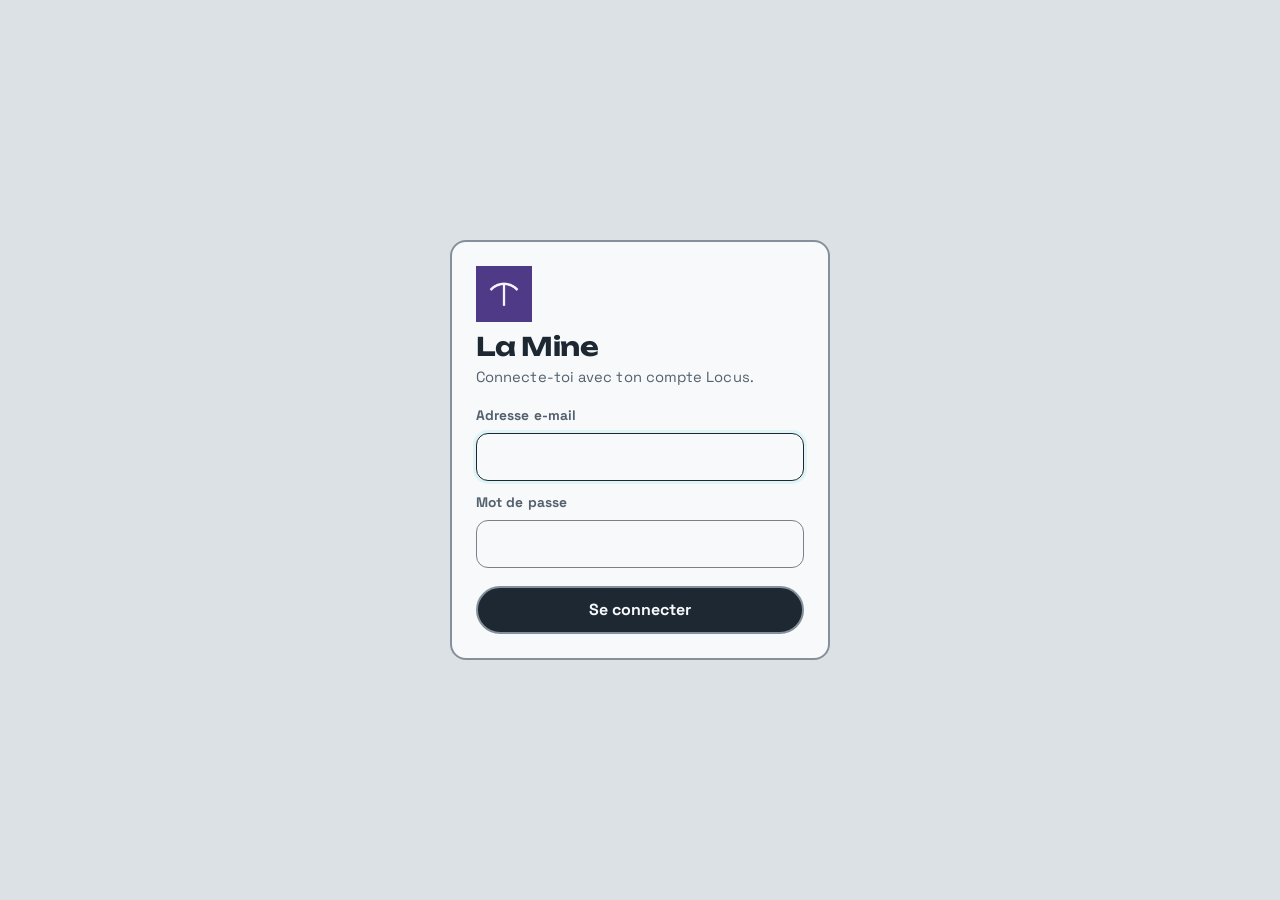
<file: mine/index.html>
<!doctype html>
<html lang="fr" data-lieu="mine">
<head>
<meta charset="utf-8">
<meta name="viewport" content="width=device-width,initial-scale=1,viewport-fit=cover">
<title>La Mine</title>
<meta name="theme-color" content="#CDD4DB">
<meta name="mobile-web-app-capable" content="yes">
<meta name="apple-mobile-web-app-capable" content="yes">
<link rel="manifest" href="../manifest.webmanifest">
<link rel="icon" href="icons/tete-192.png">
<link rel="apple-touch-icon" href="icons/apple-touch-icon.png">
<style>
@font-face{font-family:"Atkinson Hyperlegible";font-weight:400;font-style:normal;font-display:swap;src:url(../commun/fonts/atkinson-hyperlegible-latin-400-normal.woff2) format("woff2")}
@font-face{font-family:"Atkinson Hyperlegible";font-weight:700;font-style:normal;font-display:swap;src:url(../commun/fonts/atkinson-hyperlegible-latin-700-normal.woff2) format("woff2")}
@font-face{font-family:"JetBrains Mono";font-weight:400;font-style:normal;font-display:swap;src:url(../commun/fonts/jetbrains-mono-latin-400-normal.woff2) format("woff2")}
@font-face{font-family:"JetBrains Mono";font-weight:600;font-style:normal;font-display:swap;src:url(../commun/fonts/jetbrains-mono-latin-600-normal.woff2) format("woff2")}
@font-face{font-family:"Big Shoulders Stencil Display";font-weight:800;font-style:normal;font-display:swap;src:url(fonts/big-shoulders-stencil-display-latin-800-normal.woff2) format("woff2")}
/* La Mine : une galerie de mine claire — pierre grise, caisses estampillées au pochoir, filons de couleur (un minerai par activité), or */
:root{
  /* charte du 15.11 (commun/CHARTE.md) : granit clair, gris bleuté ; le diamant pour l'action, une pierre par état, l'améthyste pour le lieu */
  --pierre:var(--page); --pierre2:var(--surface-2); --carte:var(--surface); --trait:var(--line); --trait2:var(--line-2); --bd:color-mix(in srgb,var(--line) 45%,var(--ink-3));
  /* texte : sur le fond de la page ici, les cartes remettent --ink / --ink-3 (25.11, pour toutes les palettes) */
  --roche:var(--on-page); --gris:var(--on-page-2);
  --or:var(--diamant); --orpale:color-mix(in srgb,var(--or) 28%,var(--surface)); --orfonce:var(--accent); --vert:var(--good); --vertpale:var(--good-soft); --rouge:var(--bad); --rougepale:var(--bad-soft);
  --ombre:0 0 0 transparent; --ombre2:0 0 0 transparent;
  --body:var(--f-body); --pochoir:var(--f-display); --mono:var(--f-mono);
}
*{box-sizing:border-box;border-radius:0}
html,body{height:100%}
body{margin:0;background:var(--pierre) radial-gradient(color-mix(in srgb,var(--ink) 6%,transparent) 1px,transparent 1.3px) 0 0/9px 9px;color:var(--roche);font:16px/1.4 var(--body);-webkit-tap-highlight-color:transparent}
button,input,select,textarea{font:inherit;color:inherit}
button{cursor:pointer}
button:disabled{cursor:default;opacity:.35}
[hidden]{display:none!important}
:focus-visible{outline:3px solid var(--or);outline-offset:2px}
.mono{font-family:var(--mono);font-variant-numeric:tabular-nums}
.neg{color:var(--rouge)}
.pos{color:var(--vert)}

main{max-width:760px;margin:0 auto;padding:14px max(14px,env(safe-area-inset-right,0px)) calc(116px + env(safe-area-inset-bottom,0px)) max(14px,env(safe-area-inset-left,0px));display:flex;flex-direction:column;gap:14px}
.titre{margin:6px 0 -6px;font:800 2.05rem/1 var(--pochoir);text-transform:uppercase;letter-spacing:.03em}
.cap{font-size:.74rem;font-weight:700;color:var(--gris);text-transform:uppercase;letter-spacing:.08em}
.meta{font-size:.84rem;color:var(--gris)}
.aide{margin:0;font-size:.86rem;color:var(--gris)}
.lien-p{border:2px solid var(--bd);background:var(--carte);box-shadow:var(--ombre);padding:12px 14px;display:flex;flex-direction:column;gap:8px;color:var(--ink);--roche:var(--ink);--gris:var(--ink-3)}
.lien-p p{margin:0}
.rel{display:flex;flex-wrap:wrap;align-items:center;gap:6px 10px;border:1.5px solid var(--trait2);background:var(--carte);padding:8px 10px;border-left:6px solid var(--c,var(--trait2));color:var(--ink);--roche:var(--ink);--gris:var(--ink-3)}
.rel .nm{flex:1 1 170px;font-weight:700;min-width:0}
.rel .nm small{display:block;font-weight:400;color:var(--gris);font-size:.8rem}
.rel select{max-width:100%;height:40px;border:1.5px solid var(--trait2);background:var(--carte);padding:0 6px;color:var(--ink);--roche:var(--ink);--gris:var(--ink-3)}
.projet-l{font-size:.85rem;color:var(--gris)}
.fup{position:relative;overflow:hidden;cursor:pointer;display:inline-flex;align-items:center;justify-content:center}
.fup input{position:absolute;inset:0;opacity:0;cursor:pointer}
.tache-sec{font-weight:800;font-size:.78rem;letter-spacing:.06em;text-transform:uppercase;padding:12px 0 4px;border-bottom:2px solid currentColor}
.relier-pro{border:2px solid var(--c,currentColor);padding:10px 12px;margin:10px 0;display:flex;flex-direction:column;gap:8px}
.relier-pro .rel{display:flex;flex-wrap:wrap;gap:6px 10px;align-items:center}
.relier-pro .rel .nm{flex:1 1 160px;font-weight:700}
.relier-pro select{padding:6px 8px}
.alerte{background:var(--rougepale);color:var(--bad);border:1.5px solid var(--rouge);padding:12px 14px;font-size:.92rem;--roche:var(--ink);--gris:var(--ink-3)}
.alerte b{display:block}
.info{background:var(--orpale);border:1.5px solid var(--or);padding:10px 12px;font-size:.92rem;color:var(--ink);--roche:var(--ink);--gris:var(--ink-3)}
.vide{text-align:center;padding:26px 16px 10px;color:var(--gris)}
.vide .gros{display:block;font:800 1.9rem/1.05 var(--pochoir);text-transform:uppercase;color:var(--roche);margin-bottom:8px}
.vide .btn{margin-top:16px}

/* boutons */
.btn{min-height:48px;border:2px solid var(--bd);background:var(--ink);color:var(--on-ink);font-weight:700;font-size:1rem;padding:8px 18px;display:inline-flex;align-items:center;justify-content:center;gap:8px}
.btn.or{background:var(--or);color:var(--on-gemme);box-shadow:var(--ombre2)}
.btn.sq{width:48px;padding:0;flex:none;font-size:1.4rem}
.btn2{min-height:44px;padding:8px 14px;border:1.5px solid var(--bd);background:var(--carte);font-weight:700;display:inline-flex;align-items:center;justify-content:center;gap:6px;color:var(--ink);--roche:var(--ink);--gris:var(--ink-3)}
a.btn,a.btn2{text-decoration:none;color:inherit}
.btn2:active,.btn:active{transform:translate(1px,1px)}
.btn-sup{min-height:44px;border:1.5px solid transparent;background:transparent;color:var(--rouge);font-weight:700;padding:8px 14px}
.btn-sup.conf{background:var(--rougepale);border-color:var(--rouge);color:var(--ink);--roche:var(--ink);--gris:var(--ink-3)}
.lien{border:0;background:none;padding:0;color:var(--orfonce);font-weight:700;text-decoration:underline;text-underline-offset:2px}
.lien-b{border:0;background:none;padding:0;font-weight:700;color:inherit;text-decoration:underline;text-underline-offset:3px;text-decoration-thickness:1px}
.row-btns{display:flex;flex-wrap:wrap;gap:8px}
.retour{align-self:flex-start;border:0;background:transparent;padding:6px 0;font-weight:700;color:var(--gris)}

/* chips et segments */
.chips{display:flex;flex-wrap:wrap;gap:6px}
.chip{min-height:38px;border:1.5px solid var(--trait2);background:var(--carte);padding:6px 11px;font-weight:700;font-size:.92rem;display:inline-flex;align-items:center;gap:6px;text-align:left;color:var(--ink);--roche:var(--ink);--gris:var(--ink-3)}
.chip.on{background:var(--ink);border-color:var(--ink);color:var(--on-ink)}
.chip.coul{--c:#888;border-left:6px solid var(--c)}
.chip.sw{width:44px;height:38px;padding:0;background:var(--c);border:2px solid transparent}
.chip.sw.on{outline:3px solid var(--roche);outline-offset:2px}
.seg{display:flex;border:2px solid var(--bd);background:var(--carte);color:var(--ink);--roche:var(--ink);--gris:var(--ink-3)}
.seg button{flex:1 1 0;min-height:42px;border:0;background:transparent;font-weight:700;font-size:.92rem;padding:4px 6px}
.seg button+button{border-left:2px solid var(--bd)}
.seg button[aria-pressed="true"]{background:var(--ink);color:var(--on-ink)}
.filtres{display:flex;gap:8px;overflow-x:auto;scrollbar-width:none;margin:0 -14px;padding:2px 14px 4px}
.filtres::-webkit-scrollbar{display:none}
.filtres button{--c:var(--roche);flex:none;height:40px;padding:0 8px 0 12px;border:1.5px solid var(--trait2);border-left:6px solid var(--c);background:var(--carte);font-weight:700;font-size:.93rem;display:inline-flex;align-items:center;gap:7px;white-space:nowrap;color:var(--ink)}
.filtres button .n{min-width:22px;height:22px;padding:0 6px;background:var(--pierre2);display:inline-grid;place-items:center;font:600 .78rem/1 var(--mono);color:var(--ink);--roche:var(--ink);--gris:var(--ink-3)}
.filtres button[aria-pressed="true"]{background:var(--ink);color:var(--on-ink);border-color:var(--ink);border-left-color:var(--c)}
.filtres button[aria-pressed="true"] .n{background:rgba(255,255,255,.2)}

/* à faire */
.afaire{background:var(--carte);border:2px solid var(--bd);box-shadow:var(--ombre);padding:10px 12px 4px;display:flex;flex-direction:column;color:var(--ink);--roche:var(--ink);--gris:var(--ink-3)}
.afaire .cap{margin-bottom:2px}
.af{display:flex;align-items:center;gap:10px;padding:8px 0;border-top:1px dashed var(--trait)}
.af:first-of-type{border-top:0}
.af .ic{flex:none;width:26px;text-align:center;font-size:1.1rem}
.af .tx{flex:1;min-width:0;font-size:.93rem}
.af button{flex:none}

/* filons (activités) et cartes de mandats */
.filon{--c:#55606B;display:flex;flex-direction:column;gap:10px}
.fh{display:flex;align-items:center;gap:10px;padding:8px 12px;color:var(--ci,#fff);background:var(--c) repeating-linear-gradient(118deg,rgba(255,255,255,.09) 0 7px,transparent 7px 19px,rgba(0,0,0,.06) 19px 23px,transparent 23px 34px)}
.fh .em{font-size:1.35rem;line-height:1;filter:drop-shadow(0 1px 0 rgba(0,0,0,.25))}
.fh h2{margin:0;font:800 1.55rem/1 var(--pochoir);text-transform:uppercase;letter-spacing:.04em;flex:none}
.fh .fs{margin-left:auto;font-size:.8rem;opacity:.92;text-align:right}
.cartes{display:flex;flex-direction:column;gap:10px}
.carte{--c:#55606B;display:flex;flex-direction:column;gap:4px;width:100%;text-align:left;background:var(--carte);border:1.5px solid var(--bd);border-left:7px solid var(--c);box-shadow:var(--ombre2);padding:10px 12px;color:var(--ink);--roche:var(--ink);--gris:var(--ink-3)}
.carte.fini{background:var(--surface-2);box-shadow:none;border-color:var(--trait2);border-left-color:var(--c);color:var(--ink);--roche:var(--ink);--gris:var(--ink-3)}
.c1{display:flex;align-items:baseline;gap:8px}
.cn{font-size:1.06rem;flex:1;min-width:0;overflow-wrap:anywhere}
.c2{font-size:.86rem;color:var(--gris)}
.c2 i{font-style:normal;opacity:.8}
.c3{display:flex;flex-wrap:wrap;gap:4px 12px;font:600 .8rem/1.3 var(--mono);color:var(--roche)}
.c4{display:flex;flex-wrap:wrap;gap:6px;margin-top:2px}
.flag{font-size:.78rem;font-weight:700;padding:2px 7px;background:var(--pierre2);color:var(--ink);--roche:var(--ink);--gris:var(--ink-3)}
.flag.or{background:var(--orpale);color:var(--orfonce);--roche:var(--ink);--gris:var(--ink-3)}
.flag.rouge{background:var(--rougepale);color:var(--rouge);--roche:var(--ink);--gris:var(--ink-3)}
.rec{color:var(--rouge)}
.etat{flex:none;font-size:.74rem;font-weight:700;padding:2px 7px;text-transform:uppercase;letter-spacing:.05em;border:1.5px solid currentColor;white-space:nowrap}
.e-piste{color:color-mix(in srgb,#6A5ACD 65%,var(--ink))}.e-cours{color:var(--vert)}.e-fini{color:var(--gris)}
.e-br{color:var(--gris)}.e-env{color:color-mix(in srgb,#2F5D9E 65%,var(--ink))}.e-rt{color:var(--rouge);background:var(--rougepale);--roche:var(--ink);--gris:var(--ink-3)}.e-ok{color:var(--vert);background:var(--vertpale);--roche:var(--ink);--gris:var(--ink-3)}.e-an{color:var(--gris);text-decoration:line-through}
.plus-fini{align-self:flex-start;border:0;background:transparent;font-weight:700;color:var(--gris);padding:4px 2px}
.ajout-m{align-self:flex-start;border:1.5px dashed var(--trait2);background:transparent;padding:8px 12px;font-weight:700;color:var(--gris);margin-top:-2px}

/* chrono */
.chrono{background:var(--carte);border:2px solid var(--bd);box-shadow:var(--ombre);padding:12px;display:flex;flex-direction:column;gap:10px;color:var(--ink);--roche:var(--ink);--gris:var(--ink-3)}
.chrono.on{background:var(--ink);color:var(--on-ink)}
.ch-t{font:600 2.6rem/1 var(--mono);color:var(--or);letter-spacing:.02em}
.ch-m{font-weight:700}
.chrono .in{background:color-mix(in srgb,var(--ink) 85%,var(--on-ink));border-color:color-mix(in srgb,var(--ink) 65%,var(--on-ink));color:var(--on-ink)}
.chrono .row2{display:flex;gap:8px}
.chrono .row2 .btn{flex:1}
.chrono.on .btn2{background:transparent;color:var(--on-ink);border-color:color-mix(in srgb,var(--ink) 50%,var(--on-ink))}
.bann{display:flex;align-items:center;gap:8px;width:100%;border:0;background:var(--ink);color:var(--on-ink);padding:9px 12px;text-align:left;font-weight:700}
.bann .t{font-family:var(--mono);color:var(--or)}
.bann .s{margin-left:auto;font-size:.82rem;opacity:.8}
.pt{display:inline-block;width:9px;height:9px;background:var(--rouge);border-radius:50%;animation:clign 1.2s steps(2) infinite}
@keyframes clign{50%{opacity:.25}}

/* heures */
.semnav{display:flex;align-items:center;gap:8px;background:var(--carte);border:1.5px solid var(--bd);color:var(--ink);--roche:var(--ink);--gris:var(--ink-3)}
.semnav button{width:52px;height:52px;border:0;background:transparent;font-size:1.5rem;font-weight:700}
.semnav div{flex:1;text-align:center;display:flex;flex-direction:column}
.semnav div span{font-size:.84rem;color:var(--gris)}
.semtot{display:flex;align-items:baseline;gap:10px}
.semtot b{font-size:1.5rem}
.jour{display:flex;flex-direction:column}
.jh{display:flex;justify-content:space-between;align-items:baseline;padding:4px 2px;border-bottom:2px solid var(--bd);font-weight:700}
.hrow{display:flex;align-items:center;gap:10px;width:100%;border:0;border-bottom:1px dashed var(--trait);background:transparent;padding:10px 2px;text-align:left}
.dot{--c:#888;flex:none;width:12px;height:12px;background:var(--c)}
.hb{flex:1;min-width:0;display:flex;flex-direction:column}
.hb b{overflow-wrap:anywhere}
.ok{color:var(--vert);font-weight:700}
.liste{background:var(--carte);border:1.5px solid var(--bd);padding:0 12px;color:var(--ink);--roche:var(--ink);--gris:var(--ink-3)}

/* factures */
.tuiles3{display:grid;grid-template-columns:repeat(3,1fr);gap:8px}
.tuiles3>div{background:var(--carte);border:1.5px solid var(--bd);padding:8px 10px;display:flex;flex-direction:column;gap:2px;min-width:0;color:var(--ink);--roche:var(--ink);--gris:var(--ink-3)}
.tuiles3 b{font-size:1.08rem;overflow:hidden;text-overflow:ellipsis}
.tuiles3 span:last-child{font-size:.78rem;color:var(--gris)}
.tuiles3 .r{border-color:var(--rouge);background:var(--rougepale);color:var(--ink);--roche:var(--ink);--gris:var(--ink-3)}
.grp{display:flex;flex-direction:column}
.grp>.cap{margin:4px 0 6px}
.drow{--c:#888;display:flex;align-items:center;gap:10px;width:100%;background:var(--carte);border:1.5px solid var(--bd);border-left:6px solid var(--c);padding:9px 12px;text-align:left;margin-bottom:8px;color:var(--ink);--roche:var(--ink);--gris:var(--ink-3)}
.db{flex:1;min-width:0;display:flex;flex-direction:column;gap:2px}
.d1{display:flex;align-items:center;gap:8px;flex-wrap:wrap}
.d2{font-size:.88rem;overflow-wrap:anywhere}
.d3{font-size:.8rem;color:var(--gris)}
.dm{flex:none;font-size:1rem}

/* contacts */
.cherche{width:100%;height:46px;padding:0 14px;border:1.5px solid var(--bd);background:var(--carte);color:var(--ink);--roche:var(--ink);--gris:var(--ink-3)}
.crow{display:flex;align-items:center;gap:12px;width:100%;border:0;border-bottom:1px dashed var(--trait);background:transparent;padding:11px 2px;text-align:left}
.crow .ini{flex:none;width:38px;height:38px;display:grid;place-items:center;background:var(--pierre2);font:800 1.15rem/1 var(--pochoir);color:var(--ink);--roche:var(--ink);--gris:var(--ink-3)}
.crow .hb span{font-size:.84rem;color:var(--gris)}

/* bilan */
.annee{display:flex;align-items:center;justify-content:center;gap:14px}
.annee b{font:800 2rem/1 var(--pochoir)}
.annee button{width:46px;height:46px;border:1.5px solid var(--bd);background:var(--carte);font-size:1.3rem;font-weight:700;color:var(--ink);--roche:var(--ink);--gris:var(--ink-3)}
.hero{background:var(--ink);color:var(--on-ink);padding:14px 16px;display:flex;flex-direction:column;gap:4px;box-shadow:var(--ombre)}
.hero .cap{color:color-mix(in srgb,var(--on-ink) 72%,var(--ink))}
.hero .gros{font:600 2.3rem/1.05 var(--mono);color:var(--or)}
.hero .sous{font-size:.88rem;color:color-mix(in srgb,var(--on-ink) 86%,var(--ink))}
.bact{--c:#888;background:var(--carte);border:1.5px solid var(--bd);border-left:7px solid var(--c);padding:10px 12px;color:var(--ink);--roche:var(--ink);--gris:var(--ink-3)}
.bact h3{margin:0 0 6px;font:800 1.3rem/1 var(--pochoir);text-transform:uppercase;letter-spacing:.03em}
.g3{display:grid;grid-template-columns:repeat(3,minmax(0,1fr));gap:8px 10px}
.g3>div{display:flex;flex-direction:column;min-width:0}
.g3 b{font:600 .98rem/1.25 var(--mono);overflow:hidden;text-overflow:ellipsis}
.g3 .cap{font-size:.66rem}

/* pages mandat et document */
.mtete{--c:#55606B;background:var(--carte);border:2px solid var(--bd);border-top:10px solid var(--c);box-shadow:var(--ombre);padding:10px 14px 14px;display:flex;flex-direction:column;gap:6px;position:relative;color:var(--ink);--roche:var(--ink);--gris:var(--ink-3)}
.mt-a{font-size:.86rem;font-weight:700;color:var(--gris)}
.mt-n{margin:0;font:800 2.1rem/1 var(--pochoir);text-transform:uppercase;letter-spacing:.02em;overflow-wrap:anywhere;padding-right:70px}
.mt-n.mono{font:600 1.7rem/1.1 var(--mono);text-transform:none}
.mt-c{font-size:.92rem}
.mt-edit{position:absolute;top:10px;right:10px;border:1.5px solid var(--bd);background:var(--carte);font-weight:700;padding:5px 10px;font-size:.88rem;color:var(--ink);--roche:var(--ink);--gris:var(--ink-3)}
.kpis{display:grid;grid-template-columns:repeat(3,minmax(0,1fr));border:1.5px solid var(--bd);background:var(--carte);color:var(--ink);--roche:var(--ink);--gris:var(--ink-3)}
.kpis>div{padding:8px 10px;display:flex;flex-direction:column;min-width:0;border-right:1px solid var(--trait);border-bottom:1px solid var(--trait)}
.kpis>div:nth-child(3n){border-right:0}
.kpis>div:nth-last-child(-n+3){border-bottom:0}
.kpis b{font:600 1.02rem/1.25 var(--mono);overflow:hidden;text-overflow:ellipsis;white-space:nowrap}
.kpis .cap{font-size:.66rem}
.reste{display:flex;align-items:center;gap:10px;background:var(--orpale);border:1.5px solid var(--or);padding:8px 10px;color:var(--ink);--roche:var(--ink);--gris:var(--ink-3)}
.reste span{flex:1;font-size:.92rem}
.actions{display:grid;grid-template-columns:repeat(auto-fit,minmax(150px,1fr));gap:8px}
.bloc{background:var(--carte);border:1.5px solid var(--bd);padding:10px 12px 12px;display:flex;flex-direction:column;gap:8px;color:var(--ink);--roche:var(--ink);--gris:var(--ink-3)}
.bh{display:flex;align-items:baseline;gap:8px}
.bh h3{margin:0;font:800 1.35rem/1 var(--pochoir);text-transform:uppercase;letter-spacing:.03em}
.bh .meta{margin-left:auto}
.qa{display:flex;gap:8px}
.qa .in{flex:1;min-width:0}
.tache{display:flex;align-items:center;gap:6px;border-top:1px dashed var(--trait);min-height:46px}
.ck{flex:none;width:44px;height:44px;border:0;background:transparent;display:grid;place-items:center;padding:0}
.ck::before{content:"";grid-area:1/1;width:22px;height:22px;border:2px solid var(--bd);background:var(--surface);color:var(--ink);--roche:var(--ink);--gris:var(--ink-3)}
.ck svg{grid-area:1/1;width:15px;height:15px;stroke:var(--roche);stroke-width:3.4;opacity:0;fill:none;stroke-linecap:round;stroke-linejoin:round}
.fait .ck::before{background:var(--or)}
.fait .ck svg{opacity:1}
.tt{flex:1;min-width:0;overflow-wrap:anywhere}
.fait .tt{text-decoration:line-through;color:var(--gris)}
.tx-x{flex:none;width:40px;height:40px;border:0;background:transparent;color:var(--gris)}
.txrow{display:flex;align-items:center;gap:10px;border-top:1px dashed var(--trait);padding:8px 0}
.txrow .hb span{font-size:.82rem;color:var(--gris)}
.trouve{display:flex;flex-wrap:wrap;align-items:center;gap:8px 12px;background:var(--vertpale);border:1.5px solid var(--vert);padding:10px 12px;font-size:.93rem;color:var(--ink);--roche:var(--ink);--gris:var(--ink-3)}
.trouve span{flex:1;min-width:200px}
.ta{min-height:84px;padding:10px 12px;height:auto;resize:vertical;line-height:1.4}
.form label,.lab{display:flex;flex-direction:column;gap:4px;font-size:.84rem;font-weight:700;color:var(--gris)}
.form label .in{color:var(--roche);font-weight:400}
.lab .opt{font-weight:400}
.g2{display:grid;grid-template-columns:1fr 1fr;gap:8px}
.calc{align-self:end;font-size:.88rem;color:var(--gris);padding-bottom:12px}
.ligne{border:1.5px solid var(--trait2);background:var(--surface-2);padding:8px;display:flex;flex-direction:column;gap:6px;color:var(--ink);--roche:var(--ink);--gris:var(--ink-3)}
.ligne .ta1{min-height:44px;height:auto;padding:9px 10px;resize:vertical}
.lg{display:grid;grid-template-columns:minmax(0,.8fr) minmax(0,1fr) minmax(0,1.3fr);gap:6px;align-items:end}
.lg label{display:flex;flex-direction:column;gap:2px;font-size:.72rem;font-weight:700;color:var(--gris);min-width:0}
.lg .in{height:42px;padding:0 8px}
.lt{margin-left:auto;padding:0 6px;font-size:1.02rem}
.lact{display:flex;align-items:center;gap:4px}
.lact button{width:36px;height:32px;border:1px solid var(--trait2);background:var(--surface);color:var(--gris);--roche:var(--ink);--gris:var(--ink-3)}
.lact .src{font-size:.76rem;color:var(--gris);min-width:0}
.dtot{display:flex;justify-content:space-between;align-items:baseline;border-top:2px solid var(--bd);padding-top:8px;font-weight:700}
.dtot b{font-size:1.4rem}

/* fenêtre (feuille) */
.scrim{position:fixed;inset:0;z-index:40;background:rgba(43,36,32,.5);display:flex;align-items:flex-end;justify-content:center}
.sheet>*{flex-shrink:0}
.sheet{background:var(--pierre);width:100%;max-width:540px;max-height:92%;overflow-y:auto;overscroll-behavior:contain;padding:0 16px calc(18px + env(safe-area-inset-bottom,0px));border-top:4px solid var(--or);display:flex;flex-direction:column;gap:8px;animation:up .16s ease-out}
.sheet.large{max-width:880px}
@keyframes up{from{transform:translateY(24px);opacity:.5}}
@media (min-width:600px){.scrim{align-items:center}.sheet{border:2px solid var(--bd);border-top:6px solid var(--or);box-shadow:none}}
.sh{position:sticky;top:0;z-index:2;background:var(--pierre);display:flex;align-items:center;gap:8px;padding:14px 0 6px}
.sh h2{flex:1;margin:0;font:800 1.8rem/1 var(--pochoir);text-transform:uppercase;letter-spacing:.02em}
.x{width:44px;height:44px;border:0;background:transparent;font-size:1.15rem;color:var(--gris)}
.x:hover{background:var(--pierre2);color:var(--ink);--roche:var(--ink);--gris:var(--ink-3)}
.lbl{font-size:.84rem;font-weight:700;color:var(--gris);margin-top:8px}
.lbl .opt{font-weight:400}
.in{width:100%;height:48px;padding:0 12px;border:1.5px solid var(--trait2);background:var(--carte);font-size:1rem;color:var(--ink);--roche:var(--ink);--gris:var(--ink-3)}
.in:focus{outline:none;border-color:var(--roche);box-shadow:0 0 0 3px var(--orpale)}
select.in{padding-right:6px}
.sw{display:flex;align-items:center;gap:12px;padding:12px 14px;margin-top:8px;background:var(--carte);border:1.5px solid var(--trait2);cursor:pointer;color:var(--ink);--roche:var(--ink);--gris:var(--ink-3)}
.sw input{width:24px;height:24px;margin:0;accent-color:var(--roche);flex:none}
.sw span{display:flex;flex-direction:column}
.sw small{color:var(--gris);font-size:.86rem}
.ligne-r{display:flex;justify-content:space-between;gap:12px;padding:10px 0;border-bottom:1px dashed var(--trait);font-size:.95rem}
.ligne-r span:first-child{color:var(--gris)}
.sec{margin:14px 0 0;font:800 1.25rem/1 var(--pochoir);text-transform:uppercase;letter-spacing:.03em}
.ibok{font-size:.84rem;font-weight:700}
.opt-l{display:flex;align-items:center;gap:10px;width:100%;border:1.5px solid var(--trait2);background:var(--carte);padding:10px 12px;text-align:left;color:var(--ink);--roche:var(--ink);--gris:var(--ink-3)}
.opt-l.on{border-color:var(--roche);background:var(--orpale);box-shadow:var(--ombre2);color:var(--ink)}
.opt-l .hb span{font-size:.82rem;color:var(--gris)}
.tri{border-top:1px dashed var(--trait);padding:10px 0;display:flex;flex-direction:column;gap:6px}
.tri .l1{display:flex;gap:8px;align-items:baseline}
.tri .l1 b{flex:1;min-width:0;overflow-wrap:anywhere}
.tri .chip{min-height:34px;font-size:.86rem}
.menu-a{display:flex;flex-direction:column;gap:8px}
.menu-a .btn2{justify-content:flex-start;min-height:52px;font-size:1rem}

.fab{position:fixed;right:max(16px,env(safe-area-inset-right,0px));bottom:calc(24px + env(safe-area-inset-bottom,0px));z-index:26;width:60px;height:60px;border:2px solid var(--bd);background:var(--or);color:var(--roche);display:grid;place-items:center;box-shadow:var(--ombre)}
.fab svg{width:28px;height:28px;fill:none;stroke:currentColor;stroke-width:2.8;stroke-linecap:square}
.fab:active{transform:scale(.97)}
@media (min-width:800px){.fab{right:calc(50% - 380px + 16px)}}
.toast{position:fixed;left:50%;transform:translateX(-50%);bottom:calc(98px + env(safe-area-inset-bottom,0px));z-index:50;width:max-content;max-width:calc(100% - 28px);background:var(--ink);color:var(--on-ink);padding:8px 8px 8px 16px;display:flex;align-items:center;gap:10px;box-shadow:var(--ombre);font-size:.95rem;border:2px solid var(--or)}
.toast span{padding:6px 0}
.toast button{border:0;background:transparent;color:var(--or);font-weight:700;padding:8px 10px;white-space:nowrap}

.login{position:fixed;inset:0;z-index:100;background:var(--pierre);display:grid;place-items:center;padding:0 16px}
.lbox{width:100%;max-width:380px;background:var(--carte);border:2px solid var(--bd);box-shadow:var(--ombre);padding:24px;display:flex;flex-direction:column;gap:8px;color:var(--ink);--roche:var(--ink);--gris:var(--ink-3)}
.lbox .logo{width:56px;height:56px;display:block}
.lbox h1{margin:4px 0 0;font:800 2.6rem/1 var(--pochoir);text-transform:uppercase}
.lbox p{margin:0 0 6px;color:var(--gris);font-size:.92rem}
.lbox label{font-size:.86rem;font-weight:700;color:var(--gris);margin-top:4px}
.lbox .btn{margin-top:10px}
.err{color:var(--rouge);margin:4px 0 0!important}

/* ============ documents A4 (aperçu et impression) ============ */
.apercu{width:100%;overflow:hidden;background:var(--pierre2);border:1.5px solid var(--trait2);color:var(--ink);--roche:var(--ink);--gris:var(--ink-3)}
.ap-zoom{transform-origin:0 0;width:210mm}
.ap-zoom .a4{margin-bottom:6mm;box-shadow:0 1px 4px rgba(0,0,0,.25)}
#print{position:fixed;left:-400mm;top:0;width:210mm;visibility:hidden;pointer-events:none}
.a4{width:210mm;min-height:297mm;background:#fff;color:#000;position:relative;overflow:hidden;font:9.5pt/1.4 Arial,Helvetica,"Liberation Sans",sans-serif;-webkit-print-color-adjust:exact;print-color-adjust:exact}
.a4.avec-slip{height:297mm}
.a4.page-slip{break-before:page;page-break-before:always;height:297mm}
.a4 *{box-sizing:border-box}
.a4-corps{padding:15mm 16mm 4mm 20mm;-webkit-box-decoration-break:clone;box-decoration-break:clone}
.dh{position:relative;height:60mm}
.emet{font-size:9pt;line-height:1.38;max-width:88mm}
.emet b{font-size:12.5pt;display:block;margin-bottom:.6mm}
.emet .st{display:block;color:#444;margin-bottom:1.5mm}
.dest{position:absolute;left:98mm;top:28mm;width:80mm;font-size:10.5pt;line-height:1.38}
.dlieu{margin:0 0 5mm;font-size:9.5pt}
.dtitre{margin:0 0 1mm;font:700 16pt/1.15 Arial,Helvetica,"Liberation Sans",sans-serif}
.dobj{margin:0 0 5mm;font-weight:700;font-size:10.5pt}
.dintro{margin:0 0 4mm}
table.dl{width:100%;border-collapse:collapse;font-size:9.5pt}
table.dl th{text-align:left;border-bottom:1.2pt solid #000;padding:1.2mm 1.5mm;font-size:7.5pt;text-transform:uppercase;letter-spacing:.05em}
table.dl td{border-bottom:.5pt solid #BDBDBD;padding:1.8mm 1.5mm;vertical-align:top}
table.dl .n{text-align:right;white-space:nowrap;font-variant-numeric:tabular-nums}
table.dl .desc{white-space:pre-line}
table.dl tfoot td{border:0;padding:1.4mm 1.5mm}
table.dl tfoot tr.tot td{border-top:1.2pt solid #000;font-weight:700;font-size:11.5pt;padding-top:2.4mm}
.dcond{margin:5mm 0 0;font-size:9pt}
.dnote{margin:3mm 0 0;white-space:pre-line}
.dpied{margin:5mm 0 0}
.dsign{margin:12mm 0 0;display:flex;gap:18mm;font-size:9pt}
.dsign div{flex:1;border-top:.6pt solid #000;padding-top:1.5mm}
/* bulletin QR (normes SIX : 210 × 105 mm, police Arial/Helvetica/Liberation Sans, sans couleur) */
.slip{position:absolute;left:0;bottom:0;width:210mm;height:105mm;font-family:Arial,Helvetica,"Liberation Sans",sans-serif;color:#000;border-top:.25mm dashed #000;background:#fff}
.slip .cis{position:absolute;width:5mm;height:3.2mm}
.slip .cis.h{left:12mm;top:-1.7mm}
.slip .cis.v{left:60.4mm;top:30mm;transform:rotate(90deg)}
.rcp{position:absolute;left:0;top:0;width:62mm;height:105mm;border-right:.25mm dashed #000;padding:5mm}
.pay{position:absolute;left:62mm;top:0;width:148mm;height:105mm;padding:5mm}
.slip .t{font-weight:700;font-size:11pt;line-height:1;height:7mm}
.rcp .h{font-weight:700;font-size:6pt;line-height:9pt;margin-top:2.6mm}
.rcp .h:first-of-type{margin-top:0}
.rcp .v{font-size:8pt;line-height:9pt}
.pay .h{font-weight:700;font-size:8pt;line-height:11pt;margin-top:2.6mm}
.pay .h:first-child{margin-top:0}
.pay .v{font-size:10pt;line-height:11pt}
.rcp .mt{position:absolute;left:5mm;top:68mm;display:flex;gap:5mm}
.pay .mt{position:absolute;left:5mm;top:68mm;display:flex;gap:6mm}
.rcp .mt .h{margin:0;font-size:6pt}.rcp .mt .v{font-size:8pt}
.pay .mt .h{margin:0;font-size:8pt}.pay .mt .v{font-size:10pt}
.rcp .pd{position:absolute;right:5mm;top:82mm;font-weight:700;font-size:6pt}
.pay .qr{position:absolute;left:5mm;top:17mm;width:46mm;height:46mm}
.pay .qr svg{display:block;width:46mm;height:46mm}
.pay .col2{position:absolute;left:56mm;top:5mm;width:87mm}
.boite{position:relative;margin-top:1mm}
.boite::before,.boite::after,.boite i::before,.boite i::after{content:"";position:absolute;width:3mm;height:2mm;border:0 solid #000}
.boite::before{left:0;top:0;border-left-width:.75pt;border-top-width:.75pt}
.boite::after{right:0;top:0;border-right-width:.75pt;border-top-width:.75pt}
.boite i::before{left:0;bottom:0;border-left-width:.75pt;border-bottom-width:.75pt}
.boite i::after{right:0;bottom:0;border-right-width:.75pt;border-bottom-width:.75pt}
@media print{
  @page{size:A4;margin:0}
  html,body{background:#fff!important;height:auto}
  body>*:not(#print){display:none!important}
  #print{position:static;left:auto;visibility:visible;width:210mm}
  .a4{box-shadow:none;margin:0}
}

/* ===== Charte du 15.11 : formes et typo de la Forge ; pierres précieuses pour les états ===== */
body{letter-spacing:.005em;-webkit-font-smoothing:antialiased}
.titre,.vide .gros,.fh h2,.annee b,.bact h3,.mt-n,.bh h3,.sh h2,.sec,.lbox h1{text-transform:none;letter-spacing:-.02em}
.titre{font-size:1.55rem;margin:6px 0 -4px}
.vide .gros{font-size:1.35rem}
.fh h2{font-size:1.1rem}
.mt-n{font-size:1.5rem}
.bh h3,.bact h3{font-size:1rem}
.sh h2{font-size:1.2rem}
.sec{font:400 .72rem/1.3 var(--mono);letter-spacing:.12em;text-transform:uppercase;color:var(--gris);margin-top:18px}
.lbox h1{font-size:1.6rem}
.cap,.tache-sec{font-family:var(--mono);font-weight:400;letter-spacing:.12em}
.btn,.btn2,.btn-sup,.chip,.filtres button,.seg,.etat,.flag,.toast,.ajout-m,.mt-edit,.annee button{border-radius:var(--pill)}
.chip.coul,.filtres button{border-left-width:1.5px;box-shadow:inset 5px 0 0 var(--c)}
.chip.sw{border-radius:10px}
.seg{overflow:hidden}
.afaire,.carte,.chrono,.semnav,.liste,.tuiles3>div,.drow,.cherche,.hero,.bact,.mtete,.kpis,.reste,.bloc,.trouve,.ligne,.sw,.opt-l,.lbox,.lien-p,.rel,.relier-pro,.alerte,.info,.apercu,.in,.bann{border-radius:16px}
.carte,.bact,.drow,.rel{border-left-width:1.5px;box-shadow:inset 6px 0 0 var(--c)}
.mtete{overflow:hidden}
.in,.cherche{border-radius:12px}
.fh{border-radius:14px}
.ck::before{border-radius:7px}
.dot,.crow .ini,.lact button{border-radius:7px}
.sheet{border:0;border-radius:var(--r) var(--r) 0 0;background:var(--pierre)}
@media (min-width:700px){.sheet{border-radius:var(--r)}}
.fab{border:0;border-radius:18px;background:var(--accent);color:var(--on-acc);box-shadow:0 0 0 3px var(--pierre)}
.fab svg{stroke:currentColor}
.toast{border:0;background:var(--ink);color:var(--carte)}
.toast button{color:var(--diamant)}
.btn.or{background:var(--diamant);border-color:var(--diamant);color:var(--on-gemme)}
.chip.on,.seg button[aria-pressed="true"],.filtres button[aria-pressed="true"]{background:var(--accent);border-color:var(--accent);color:var(--on-acc)}
.seg button+button{border-left-color:var(--trait2)}
/* une pierre par état : pastilles, texte foncé */
.etat{border:0;padding:3px 9px;font-family:var(--mono);font-weight:600;letter-spacing:.06em}
.e-cours{background:var(--diamant);color:var(--on-gemme)}
.e-ok{background:var(--emeraude);color:var(--on-gemme)}
.e-env{background:var(--topaze);color:var(--on-gemme)}
.e-rt{background:var(--rubis);color:var(--on-gemme)}
.e-piste{background:var(--amethyste);color:var(--on-gemme)}
.e-fini,.e-br,.e-an{background:var(--pierre2);color:var(--gris);--roche:var(--ink);--gris:var(--ink-3)}
.flag.or{background:var(--topaze);color:var(--on-gemme)}
.flag.rouge{background:var(--rubis);color:var(--on-gemme)}
.fait .ck::before{background:var(--emeraude);border-color:var(--emeraude)}
</style>
<link rel="stylesheet" href="../commun/cadre.css">
<link rel="stylesheet" href="../commun/lieux.css">
<script src="../commun/couleurs.js"></script>
</head>
<body>
<div id="login" class="login" hidden><form class="lbox" id="loginForm"><img class="logo" src="icons/icon-192.png" alt=""><h1>La Mine</h1><p>Connecte-toi avec ton compte Locus.</p><label for="l-mail">Adresse e-mail</label><input class="in" type="email" id="l-mail" autocomplete="username" required><label for="l-pass">Mot de passe</label><input class="in" type="password" id="l-pass" autocomplete="current-password" required><button class="btn" type="submit">Se connecter</button><p class="err" id="l-err" hidden></p></form></div>
<header class="oh"><div class="oh-bar"><a class="oh-orga" href="../" aria-label="Retour à l'accueil de Locus"><svg class="ic" viewBox="0 0 20 20" aria-hidden="true"><circle cx="10" cy="10" r="8"/><path d="M8.5 8.5h3v3h-3zM10 2v2.5M10 15.5V18M2 10h2.5M15.5 10H18"/></svg></a><h1 class="oh-nom">La Mine</h1><button class="sync" id="sync" data-sync data-act="reglages" aria-label="État de la synchronisation">…</button><span class="oh-sp"></span><button class="oh-b" type="button" data-ampoule><svg class="ic" viewBox="0 0 20 20" aria-hidden="true"><path d="M7 15h6M8 18h4M10 2a5 5 0 0 0-3.2 8.8V13h6.4v-2.2A5 5 0 0 0 10 2z"/></svg></button><button class="oh-b" type="button" data-act="reglages" aria-label="Réglages"><svg class="ic" viewBox="0 0 20 20" aria-hidden="true"><circle cx="10" cy="10" r="3"/><path d="M10 1.5v3M10 15.5v3M1.5 10h3M15.5 10h3M4 4l2.1 2.1M13.9 13.9 16 16M16 4l-2.1 2.1M6.1 13.9 4 16"/></svg></button></div>
<nav class="ot" aria-label="Sections"><button class="ot-t" data-tab="mandats">Mandats</button><button class="ot-t" data-tab="heures">Heures</button><button class="ot-t" data-tab="factures">Factures</button><button class="ot-t" data-tab="contacts">Contacts</button><button class="ot-t" data-tab="bilan">Bilan</button></nav></header>
<main id="view" aria-live="polite"></main>
<button class="fab" id="fab" data-act="plus" aria-label="Ajouter"><svg viewBox="0 0 24 24" aria-hidden="true"><path d="M12 4v16M4 12h16"/></svg></button>
<div class="scrim" id="scrim" hidden><div class="sheet" id="sheet" role="dialog" aria-modal="true" aria-labelledby="sh-titre"></div></div>
<div class="toast" id="toast" role="status" hidden></div>
<div id="print" aria-hidden="true"></div>
<datalist id="unites"><option value="h"><option value="pce"><option value="forfait"><option value="jour"><option value="m"><option value="m²"><option value="km"></datalist>
<script src="../commun/supabase.js"></script>
<script src="../commun/projets.js"></script>
<script src="../commun/dossier.js"></script>
<script src="lib/qrcode.js"></script>
<script>
'use strict';
/* =============================== Réglages fixes =============================== */
const SB_URL='https://rzcpjsffpvuvbdtqymms.supabase.co', SB_KEY='sb_publishable_mJNXDji0NMOmLFqo3GusGg_JBkFhJmC', TABLE='mine_rows', BTABLE='cash_rows';
/* une ligne par objet : a: activité, m: mandat, c: contact, h: heure, d: document (devis ou facture), l: lien vers une opération de la Banque, s: réglages / chrono */
const KIND={a:'activite',m:'mandat',c:'contact',h:'heure',d:'document',l:'lien',s:'reglage'};
/* un minerai par activité : la couleur de son filon */
const MINERAIS=[['Cuivre','#B5652B'],['Or','#9C7A12'],['Émeraude','#2E7D5B'],['Saphir','#2F5D9E'],['Améthyste','#7B4FA0'],['Rubis','#B23A48'],['Jade','#5E8C6A'],['Fer','#7A4A2E'],['Ardoise','#55606B']];
/* activités de départ = les sous-catégories Pro de la Banque */
const ACTS0=[['gdt','GDT','🥕','#2E7D5B'],['isolation','Isolation','🏠','#9C7A12'],['fertik','Fertik','🌱','#5E8C6A'],['parkour','Parkour','🤸','#2F5D9E'],['petits-travaux','Petits travaux','🔧','#B5652B']];
const EMOJIS=['🥕','🏠','🌱','🤸','🔧','🪵','🧱','🎂','🎓','🚐','🌾','📦','🎨','💻','⛏️'];
const ETATS={piste:'Prospection',cours:'En cours',fini:'Terminé'};
const DEF={delai:30,validite:30,tarif:0,tva:'Non assujetti à la TVA.',pied:'Merci pour votre confiance.',arrondi:true,pays:'CH',nom:'',rue:'',npa:'',lieu:'',email:'',tel:'',site:'',iban:''};
const CHECK='<svg viewBox="0 0 24 24" aria-hidden="true"><path d="M5 12.5l4.5 4.5L19 7.5"/></svg>';
const CISEAUX='m 0.764814,4.283977 c 0.337358,0.143009 0.862476,-0.115279 0.775145,-0.523225 -0.145918,-0.497473 -0.970289,-0.497475 -1.116209,-2e-6 -0.0636,0.23988 0.128719,0.447618 0.341064,0.523227 z m 3.875732,-1.917196 c 1.069702,0.434082 2.139405,0.868164 3.209107,1.302246 -0.295734,0.396158 -0.866482,0.368049 -1.293405,0.239509 -0.876475,-0.260334 -1.71099,-0.639564 -2.563602,-0.966653 -0.132426,-0.04295 -0.265139,-0.124595 -0.397393,-0.144327 -0.549814,0.22297 -1.09134,0.477143 -1.667719,0.62213 -0.07324,0.232838 0.150307,0.589809 -0.07687,0.842328 -0.311347,0.532157 -1.113542,0.624698 -1.561273,0.213165 -0.384914,-0.301216 -0.379442,-0.940948 7e-6,-1.245402 0.216628,-0.191603 0.506973,-0.286636 0.794095,-0.258382 0.496639,0.01219 1.013014,-0.04849 1.453829,-0.289388 0.437126,-0.238777 0.07006,-0.726966 -0.300853,-0.765416 -0.420775,-0.157424 -0.870816,-0.155853 -1.312747,-0.158623 -0.527075,-0.0016 -1.039244,-0.509731 -0.904342,-1.051293 0.137956,-0.620793 0.952738,-0.891064 1.47649,-0.573851 0.371484,0.188118 0.594679,0.675747 0.390321,1.062196 0.09829,0.262762 0.586716,0.204086 0.826177,0.378204 0.301582,0.119237 0.600056,0.246109 0.899816,0.36981 0.89919,-0.349142 1.785653,-0.732692 2.698347,-1.045565 0.459138,-0.152333 1.033472,-0.283325 1.442046,0.05643 0.217451,0.135635 -0.06954,0.160294 -0.174725,0.220936 -0.979101,0.397316 -1.958202,0.794633 -2.937303,1.19195 z m -3.44165,-1.917196 c -0.338434,-0.14399 -0.861225,0.116943 -0.775146,0.524517 0.143274,0.477916 0.915235,0.499056 1.10329,0.04328 0.09674,-0.247849 -0.09989,-0.490324 -0.328144,-0.567796 z';

function vide(){ return {acts:{},mands:{},conts:{},heures:{},docs:{},liens:{},regl:{},chrono:null}; }
let S=vide();
let B={cats:{},tx:{},docs:{}}, bLast=null, bErr='', bPret=false; /* copie en lecture seule des opérations Pro de la Banque */
let PB=null; /* projets de l'Établi (commun/projets.js) */
let FB=null; /* fiches des fichiers (commun/dossier.js, étape 3) */
let sb=null, UID=null, EMAIL='', prev={}, dirty=new Set(), lastPull=null, pushing=false, pushTimer=null, saveTimer=null, syncErr='', booted=false;
const ui={tab:lsGet('mine-tab')||'mandats', filtre:lsGet('mine-filtre')||'', pile:[], sem:0, seg:'factures', an:new Date().getFullYear(), q:'', finis:{}, tf:false, toutH:false, chronoM:'', vieux:false, ignorePop:0, payees:false, annulees:false};
if(!['mandats','heures','factures','contacts','bilan'].includes(ui.tab)) ui.tab='mandats';
let ed=null; /* ce qui est ouvert dans la fenêtre */
const CK=()=>'mine-cache-'+UID, BK=()=>'mine-banque-'+UID;
const $view=document.getElementById('view'), $scrim=document.getElementById('scrim'), $sheet=document.getElementById('sheet'), $toast=document.getElementById('toast'), $fab=document.getElementById('fab'), $print=document.getElementById('print');
if(window.qrcode&&qrcode.stringToBytesFuncs) qrcode.stringToBytes=qrcode.stringToBytesFuncs['UTF-8'];

/* =============================== Petits outils =============================== */
function lsGet(k){ try{ return localStorage.getItem(k); }catch(e){ return null; } }
function lsSet(k,v){ try{ if(v==null||v==='') localStorage.removeItem(k); else localStorage.setItem(k,v); }catch(e){} }
function ymd(x){ return x.getFullYear()+'-'+String(x.getMonth()+1).padStart(2,'0')+'-'+String(x.getDate()).padStart(2,'0'); }
function today(){ return ymd(new Date()); }
function jourDe(iso){ return iso?ymd(new Date(iso)):null; }
function plusJours(d,n){ const x=new Date(d+'T12:00'); x.setDate(x.getDate()+n); return ymd(x); }
function ecart(a,b){ return Math.round((new Date(b+'T12:00')-new Date(a+'T12:00'))/864e5); }
function fJour(d){ return d?new Date(d+'T12:00').toLocaleDateString('fr-CH',{day:'numeric',month:'short'}):''; }
function fJourLong(d){ return new Date(d+'T12:00').toLocaleDateString('fr-CH',{weekday:'long',day:'numeric',month:'long'}); }
function cap1(s){ return s?s[0].toUpperCase()+s.slice(1):s; }
function fDate(d){ if(!d) return ''; const [y,m,j]=d.split('-'); return j+'.'+m+'.'+y; }
function fLong(d){ return new Date(d+'T12:00').toLocaleDateString('fr-CH',{day:'numeric',month:'long',year:'numeric'}); }
function hhmm(iso){ return new Date(iso).toLocaleTimeString('fr-CH',{hour:'2-digit',minute:'2-digit'}); }
function lundi(d){ const x=new Date(d+'T12:00'); const k=(x.getDay()+6)%7; x.setDate(x.getDate()-k); return ymd(x); }
function semNum(d){ const x=new Date(d+'T12:00'); const j=new Date(Date.UTC(x.getFullYear(),x.getMonth(),x.getDate())); j.setUTCDate(j.getUTCDate()+4-(j.getUTCDay()||7)); return Math.ceil(((j-new Date(Date.UTC(j.getUTCFullYear(),0,1)))/864e5+1)/7); }
function norm(s){ return String(s||'').normalize('NFD').replace(/[̀-ͯ]/g,'').toLowerCase().trim().replace(/\s+/g,' '); }
function slug(s){ return norm(s).replace(/[^a-z0-9]+/g,'-').replace(/^-|-$/g,''); }
function uid(){ return Date.now().toString(36)+Math.random().toString(36).slice(2,7); }
function esc(s){ return String(s==null?'':s).replace(/[&<>"']/g,c=>({'&':'&amp;','<':'&lt;','>':'&gt;','"':'&quot;',"'":'&#39;'}[c])); }
function pl(n,un,plusieurs){ return n+' '+(n>1?(plusieurs||un+'s'):un); }
function nowIso(){ return new Date().toISOString(); }
function num(s){ if(typeof s==='number') return s; const v=parseFloat(String(s==null?'':s).replace(/[’'\s]/g,'').replace(',','.')); return isNaN(v)?null:v; }
function r2(n){ return Math.round((n+Number.EPSILON)*100)/100; }
function r05(n){ return Math.round(n*20)/20; }
function fmt(n,signe){ if(n==null||isNaN(n)) return '—'; const a=Math.abs(n).toFixed(2).replace(/\B(?=(\d{3})+(?!\d))/g,'’'); return (n<0?'−':(signe&&n>0?'+':''))+a; }
/* montant compact : sans centimes quand il n'y en a pas */
function fCHF(n,signe){ if(n==null||isNaN(n)) return '—'; const v=r2(n); if(Number.isInteger(v)){ const a=String(Math.abs(v)).replace(/\B(?=(\d{3})+(?!\d))/g,'’'); return (v<0?'−':(signe&&v>0?'+':''))+a+'.–'; } return fmt(v,signe); }
function fH(min){ min=Math.round(min||0); const h=Math.floor(min/60), m=min%60; if(!h&&!m) return '0 h'; if(!h) return m+' min'; if(!m) return h+' h'; return h+' h '+String(m).padStart(2,'0'); }
function hDec(min){ return r2((min||0)/60); }
function fChrono(debut){ const s=Math.max(0,Math.floor((Date.now()-new Date(debut))/1000)); return String(Math.floor(s/3600)).padStart(2,'0')+':'+String(Math.floor(s/60)%60).padStart(2,'0')+':'+String(s%60).padStart(2,'0'); }
/* « 2:30 », « 2h30 », « 2,5 » (heures), « 45 min » */
function parseDuree(s){
  s=String(s||'').trim().toLowerCase().replace(',','.'); if(!s) return null; let m;
  if((m=s.match(/^(\d+)\s*[:h]\s*(\d{1,2})?\s*(min)?$/))) return (+m[1])*60+(+(m[2]||0));
  if((m=s.match(/^(\d+)\s*(m|min|mn|minutes?)$/))) return +m[1];
  if((m=s.match(/^(\d*\.?\d+)\s*(h|heures?)?$/))) return Math.round(parseFloat(m[1])*60);
  return null;
}
function sum(list,f){ return r2(list.reduce((s,x)=>s+(f?f(x):x),0)); }
function val(id){ const el=document.getElementById(id); return el?el.value:''; }
function coche(id){ const el=document.getElementById(id); return !!(el&&el.checked); }

/* =============================== Données =============================== */
const R=()=>Object.assign({},DEF,S.regl);
function actsTravail(){ return actsTri().filter(a=>!a.ignorer); }
function actsTri(tout){ return Object.values(S.acts).filter(a=>tout||!a.archive).sort((a,b)=>(a.ordre||0)-(b.ordre||0)||a.nom.localeCompare(b.nom,'fr')); }
const SANS={id:'',nom:'Sans activité',emoji:'❔',couleur:'#55606B'};
function act(id){ return S.acts[id]||SANS; }
function mandsDe(aid){ return Object.values(S.mands).filter(m=>m.activite===aid); }
function heuresDe(mid){ return Object.values(S.heures).filter(h=>h.mandat===mid).sort((a,b)=>b.date.localeCompare(a.date)||(b.cree||'').localeCompare(a.cree||'')); }
function docsDe(mid){ return Object.values(S.docs).filter(d=>d.mandat===mid).sort((a,b)=>(b.date||'').localeCompare(a.date||'')||(b.num||'').localeCompare(a.num||'')); }
function tarifDe(m){ const a=m&&S.acts[m.activite]; for(const v of [m&&m.tarif,a&&a.tarif,R().tarif]){ const n=num(v); if(n!=null&&v!=='') return n; } return 0; }
function cNom(c){ return c?(c.org||c.nom||'Sans nom'):''; }
function derniereAct(m){ let d=m.cree||''; for(const h of Object.values(S.heures)) if(h.mandat===m.id&&h.date>d) d=h.date; return d; }
function ouverts(){ return Object.values(S.mands).filter(m=>m.etat!=='fini').sort((a,b)=>derniereAct(b).localeCompare(derniereAct(a))); }
function triMandat(a,b){ const o={cours:0,piste:1,fini:2}; return (o[a.etat]-o[b.etat])||derniereAct(b).localeCompare(derniereAct(a)); }
/* documents */
function ligneTotal(l){ return r2((num(l.qte)||0)*(num(l.prix)||0)); }
function docBrut(d){ return r2((d.lignes||[]).reduce((s,l)=>s+ligneTotal(l),0)); }
function docTotal(d){ const b=docBrut(d); return R().arrondi?r2(r05(b)):b; }
function emise(d){ return d.type==='facture'&&(d.etat==='envoyee'||d.etat==='payee'); }
function echeance(d){ return plusJours(d.date||today(),num(d.delai)||0); }
function enRetard(d){ return d.type==='facture'&&d.etat==='envoyee'&&echeance(d)<today(); }
function docsType(t){ return Object.values(S.docs).filter(d=>d.type===t); }
/* heures et opérations déjà reprises sur une facture (non annulée) */
function reprises(cle){ const s=new Map(); for(const d of Object.values(S.docs)) if(d.type==='facture'&&d.etat!=='annulee') for(const l of d.lignes||[]) for(const x of (l.src&&l.src[cle])||[]) s.set(x,d.id); return s; }
function prochainNum(type,date){ const y=(date||today()).slice(0,4), p=type==='devis'?'D':'F', re=new RegExp('^'+p+'-'+y+'-(\\d+)$'); let n=0;
  for(const d of docsType(type)){ const m=re.exec(d.num||''); if(m) n=Math.max(n,+m[1]); } return p+'-'+y+'-'+String(n+1).padStart(3,'0'); }
/* Banque (lecture seule) */
function bLignes(t){ return t.parts&&t.parts.length?t.parts:[{montant:t.montant,cat:t.cat}]; }
function estPro(cat){ if(!cat) return false; if(cat==='pro'||cat.startsWith('pro.')) return true; const c=B.cats[cat]; return !!(c&&c.parent==='pro'); }
function txPro(t){ return bLignes(t).some(l=>estPro(l.cat)); }
function proMontant(t){ return r2(bLignes(t).filter(l=>estPro(l.cat)).reduce((s,l)=>s+(+l.montant||0),0)); }
function catNom(id){ const c=B.cats[id]; if(!c) return id==='pro'?'Pro':(id||'').replace(/^pro\./,'Pro › '); const p=c.parent&&B.cats[c.parent]; return p?p.nom+' › '+c.nom:c.nom; }
function actDeCat(cat){ const L=actsTri(true), a=L.find(x=>x.cat&&x.cat===cat); if(a) return a;
  /* sinon par le nom : « Pro › GDT » va avec l'activité « GDT », quel que soit l'identifiant de la catégorie */
  const c=B.cats[cat], n=c?norm(c.nom):norm(String(cat||'').replace(/^pro\./,'').replace(/-/g,' ')); return n&&n!=='pro'?L.find(x=>norm(x.nom)===n)||null:null; }
/* répare le lien activité ↔ catégorie quand la catégorie de la Banque a un autre identifiant (même nom) */
function reparerCats(){ const pros=Object.values(B.cats).filter(c=>c.parent==='pro'); if(!pros.length) return false; let n=0;
  for(const a of Object.values(S.acts)){ if(a.cat&&B.cats[a.cat]) continue; const c=pros.find(x=>norm(x.nom)===norm(a.nom)); if(c&&a.cat!==c.id){ a.cat=c.id; n++; } }
  if(n) save(); return n>0; }
function actDeTx(t){ for(const l of bLignes(t)) if(estPro(l.cat)){ const a=actDeCat(l.cat); if(a) return a; } return null; }
function txDe(mid){ return Object.values(S.liens).filter(l=>l.mandat===mid&&B.tx[l.id]).map(l=>B.tx[l.id]).sort((a,b)=>b.date.localeCompare(a.date)); }
function paiements(){ return new Set(Object.values(S.docs).map(d=>d.paiement).filter(Boolean)); }
function ignoree(t){ const a=actDeTx(t); return !!(a&&a.ignorer); }
function autoLier(){ if(!booted||!UID) return false; let n=0; const ms=Object.values(S.mands);
  for(const t of Object.values(B.tx)){ if(!t.mine||!t.mine.mandat||S.liens[t.id]) continue; const k=norm(t.mine.mandat), c=ms.filter(m=>norm(m.nom)===k); if(c.length===1){ S.liens[t.id]={id:t.id,mandat:c[0].id,auto:true}; n++; } }
  if(n) save(); return n>0; }
function aTrier(jours,tout){ const lim=tout?'':jours?plusJours(today(),-jours):today().slice(0,4)+'-01-01'; return Object.values(B.tx).filter(t=>!S.liens[t.id]&&t.date>=lim&&!ignoree(t)).sort((a,b)=>b.date.localeCompare(a.date)); }
/* un paiement reçu dans la Banque qui correspond à une facture envoyée (même montant, après la date de la facture) */
function paiementPour(d,pris){ if(d.type!=='facture'||d.etat!=='envoyee') return null; const T=docTotal(d); if(!T) return null; pris=pris||paiements();
  const lim=plusJours(d.date||today(),-3), m=S.mands[d.mandat], lie=m?new Set(Object.values(S.liens).filter(l=>l.mandat!==m.id&&l.mandat).map(l=>l.id)):new Set();
  return Object.values(B.tx).filter(t=>!pris.has(t.id)&&!lie.has(t.id)&&t.date>=lim&&Math.abs(proMontant(t)-T)<0.005).sort((a,b)=>a.date.localeCompare(b.date))[0]||null; }
/* chiffres d'un mandat */
function chiffres(m){
  const hs=heuresDe(m.id), fh=reprises('heures'), min=hs.reduce((s,h)=>s+(h.min||0),0);
  const nf=hs.filter(h=>h.fact!==false&&!fh.has(h.id)), minNF=nf.reduce((s,h)=>s+(h.min||0),0);
  const fs=docsDe(m.id).filter(d=>d.type==='facture'), facture=sum(fs.filter(emise),docTotal), encaisse=sum(fs.filter(d=>d.etat==='payee'),docTotal);
  const pris=paiements(), tx=txDe(m.id); let dep=0, autres=0;
  for(const t of tx){ const v=proMontant(t); if(v<0) dep+=v; else if(!pris.has(t.id)) autres+=v; }
  const res=r2(encaisse+autres+dep);
  return {min,minNF,nf,valNF:r2(minNF/60*tarifDe(m)),facture,encaisse,attente:r2(facture-encaisse),dep:r2(dep),autres:r2(autres),res,parH:min?r2(res/(min/60)):null,tx,retard:fs.some(enRetard)};
}

/* =============================== Projets de l'Établi (fiche projet commune) =============================== */
/* Un mandat est un projet pro de l'Établi (champ m.projet). Depuis l'étape 1b, une activité est « qui paie » :
   elle n'est plus un projet, mais peut avoir un domaine de l'Établi par défaut (a.domaine) où ranger ses nouveaux mandats.
   (Avant : a.projet = projet pro ∞ qui contenait les mandats ; repris tout seul.)
   Le projet garde le nom, l'état et les tâches ; la Mine garde le client, les heures, les documents et l'argent. */
const proj=id=>PB&&id?PB.get(id):null;
const projDe=m=>m&&m.projet?proj(m.projet):null;
const relie=()=>!!S.regl.projets;
const dom=id=>PB&&id?(id===Projets.AUTRES?Projets.autres():PB.domaine(id)):null;
/* couleurs : celles de l'Établi pour ce qui y est relié (activité → son domaine, mandat → son projet), sinon le minerai de l'activité */
function coulA(a){ const d=a&&a.domaine?dom(a.domaine):null; return d&&d.color||a&&a.couleur||SANS.couleur; }
function coulM(m){ if(!m) return SANS.couleur; const p=projDe(m); return p&&p.color||coulA(act(m.activite)); }
function encre(hex){ const h=String(hex||'').replace('#',''); if(h.length!==6) return '#fff'; const v=[0,2,4].map(i=>parseInt(h.slice(i,i+2),16)/255).map(x=>x<=.03928?x/12.92:Math.pow((x+.055)/1.055,2.4)); return .2126*v[0]+.7152*v[1]+.0722*v[2]>.33?'#1E1E1E':'#fff'; }
const domsListe=()=>PB?PB.domaines().filter(d=>!d.closed&&!d.auto).sort((a,b)=>a.name.localeCompare(b.name,'fr')):[];
const horsMine=()=>new Set((S.regl.horsMine||[]));
/* projets pro de l'Établi qui ne sont le mandat de personne (et pas mis de côté) */
function proSansMandat(){ if(!PB||!relie()) return []; const lies=new Set(Object.values(S.mands).map(m=>m.projet).filter(Boolean)), hm=horsMine();
  const apercu=new Set(Object.values(S.acts).filter(a=>a.ignorer).map(a=>a.domaine||a.projet).filter(Boolean)); /* GDT : aperçu seulement */
  return PB.liste().filter(p=>!p.closed&&!p.later&&p.size!=='mini'&&p.nature==='pro'&&!lies.has(p.id)&&!hm.has(p.id)&&!apercu.has(p.parent)&&!Projets.enfants(p.id,PB.liste()).length); }
function etatDeProjet(p){ if(p.closed) return 'fini'; if(p.later) return 'piste'; return 'cours'; }
function ecrireProjet(p){ p.touche=today(); PB.ecrire(p); }
function etatVersProjet(p,e){ if(!p) return;
  if(e==='fini'){ if(!p.closed){ p.closed=today(); p.fin=p.fin||{type:'termine'}; delete p.prevu; } }
  else { delete p.closed; delete p.fin; if(e==='piste') p.later=true; else delete p.later; } }
function tachesDe(m){ const p=projDe(m); if(!p) return m.taches||[]; const L=p.tasks||[]; return L.map((x,i)=>({id:'i'+i,t:x.t,fait:!!x.d&&!x.s,sec:!!x.s||Projets.estEtape(L,i),n:Projets.niveau(x)})); } /* tâches en arbre (25.11) : les étapes s'affichent comme titres, en retrait */
function majTaches(m,f){ const p=projDe(m);
  if(p){ p.tasks=p.tasks||[]; f(p.tasks,true); p.tasks=Projets.trierTaches(p.tasks); ecrireProjet(p); }
  else { m.taches=m.taches||[]; f(m.taches,false); save(); } }
function toucherProjet(mid){ const p=projDe(S.mands[mid]); if(p&&p.touche!==today()) ecrireProjet(p); }
/* ce que l'Établi a changé (nom, état) et les projets pro rangés sous une activité, qui deviennent des mandats */
function relierDepuisProjets(){ if(!PB||!relie()) return false; let n=0; const L=PB.liste(), get=id=>L.find(x=>x.id===id);
  for(const m of Object.values(S.mands)){ const p=m.projet&&get(m.projet); if(!p) continue;
    if(p.name&&m.nom!==p.name){ m.nom=p.name; n++; }
    const e=etatDeProjet(p); if(m.etat!==e){ m.etat=e; if(e==='fini'&&!m.fin) m.fin=p.closed||today(); n++; } }
  /* étape 1b : une activité reliée à un projet devenu domaine garde ce domaine comme rangement par défaut ;
     reliée à un projet qui reste un projet (Petits travaux ∞), ce projet devient un mandat de l'activité */
  for(const a of Object.values(S.acts)){ if(!a.projet) continue;
    if(dom(a.projet)){ a.domaine=a.projet; delete a.projet; n++; continue; }
    const p=get(a.projet); if(p&&!Projets.enfants(p.id,L).length&&!Object.values(S.mands).some(m=>m.projet===p.id)){
      const id=uid(); S.mands[id]={id,activite:a.id,nom:p.name,client:'',etat:etatDeProjet(p),debut:today(),fin:'',tarif:'',note:'',taches:[],cree:nowIso(),projet:p.id};
      if(p.parent&&dom(p.parent)) a.domaine=p.parent; delete a.projet; n++; } }
  const parDom={}; Object.values(S.acts).forEach(a=>{ if(a.domaine&&!a.archive&&!a.ignorer) (parDom[a.domaine]=parDom[a.domaine]||[]).push(a); });
  { const lies2=new Set(Object.values(S.mands).map(m=>m.projet).filter(Boolean)), hm=horsMine();
    for(const p of L){ if(lies2.has(p.id)||hm.has(p.id)||p.closed||p.later||p.nature!=='pro'||!p.parent) continue; const A=parDom[p.parent]; if(!A||A.length!==1) continue;
      const id=uid(); S.mands[id]={id,activite:A[0].id,nom:p.name,client:'',etat:etatDeProjet(p),debut:today(),fin:'',tarif:'',note:'',taches:[],cree:nowIso(),projet:p.id}; lies2.add(p.id); n++; } }
  const actDe={}; Object.values(S.acts).forEach(a=>{ if(a.projet&&!a.archive) actDe[a.projet]=a; });
  const lies=new Set(Object.values(S.mands).map(m=>m.projet).filter(Boolean));
  for(const p of L){ if(lies.has(p.id)||p.closed||!p.parent||!actDe[p.parent]||actDe[p.id]) continue; const a=actDe[p.parent]; if(a.ignorer) continue;
    if(Projets.nature(p,get)!=='pro') continue;
    const id=uid(); S.mands[id]={id,activite:a.id,nom:p.name,client:'',etat:etatDeProjet(p),debut:today(),fin:'',tarif:'',note:'',taches:[],cree:nowIso(),projet:p.id}; lies.add(p.id); n++; }
  return n>0; }
/* écran « Relier aux projets » : proposition, puis validation */
const MOTS_VIDES=new Set(['pour','avec','dans','chez','des','les','une','sur','projet','mandat']);
const mots=s=>norm(s).split(/[^a-z0-9]+/).filter(w=>w.length>=4&&!MOTS_VIDES.has(w));
function liensInit(){ const L=PB?PB.liste():[], tops=L.filter(p=>!p.parent&&!p.closed&&p.size!=='mini'), R={acts:{},mands:{}}, pris=new Set();
  const DS=PB?PB.domaines():[];
  for(const a of actsTri(true)){ const same=DS.find(d=>!d.closed&&norm(d.name)===norm(a.nom)); R.acts[a.id]=a.domaine&&dom(a.domaine)?a.domaine:a.projet&&dom(a.projet)?a.projet:same?same.id:''; }
  for(const m of Object.values(S.mands).sort(triMandat)){ if(m.projet&&proj(m.projet)){ R.mands[m.id]=m.projet; pris.add(m.projet); continue; }
    const same=L.find(p=>!pris.has(p.id)&&norm(p.name)===norm(m.nom)); if(same){ R.mands[m.id]=same.id; pris.add(same.id); continue; }
    const w=new Set([...mots(m.nom),...mots(act(m.activite).nom)]); let best=null, sc=0;
    for(const p of L){ if(pris.has(p.id)||(p.closed&&m.etat!=='fini')) continue; const s2=mots(p.name).filter(x=>w.has(x)).length+(p.size==='mini'?0:.1); if(s2>=1&&s2>sc){ sc=s2; best=p; } }
    if(best){ R.mands[m.id]=best.id; pris.add(best.id); } else R.mands[m.id]='new'; }
  return R; }
function optsProjets(cur,L,nouveau){ const o=L.slice().sort((a,b)=>(!!a.closed-!!b.closed)||a.name.localeCompare(b.name,'fr'));
  return `<option value="new"${cur==='new'?' selected':''}>${nouveau}</option><option value=""${!cur?' selected':''}>ne pas relier</option>${o.map(p=>`<option value="${p.id}"${cur===p.id?' selected':''}>${esc((p.emoji?p.emoji+' ':'')+p.name)}${p.size==='perm'?' (∞)':''}${p.closed?' (archivé)':''}</option>`).join('')}`; }
function vLiens(){ if(!ed||ed.k!=='liens') ed={k:'liens',R:liensInit()}; const R=ed.R, L=PB?PB.liste():[];
  const tops=L.filter(p=>!p.parent&&p.size!=='mini'), autres=L.filter(p=>p.size!=='perm');
  const DL=domsListe(), optsD=cur=>`<option value=""${!cur?' selected':''}>📦 Autres projets</option>${DL.map(d=>`<option value="${d.id}"${cur===d.id?' selected':''}>${esc((d.emoji?d.emoji+' ':'')+d.name)}</option>`).join('')}`;
  const aRows=actsTri(true).map(a=>`<div class="rel" style="--c:${coulA(a)}"><span class="nm">${esc(a.emoji)} ${esc(a.nom)}<small>activité${a.ignorer?' · aperçu seulement':''}${a.archive?' · rangée':''} · ses nouveaux mandats vont dans</small></span><select data-lien-a="${a.id}" aria-label="Domaine des mandats de ${esc(a.nom)}">${optsD(R.acts[a.id])}</select></div>`).join('');
  const mRows=Object.values(S.mands).sort(triMandat).map(m=>{ const a=act(m.activite); return `<div class="rel" style="--c:${coulM(m)}"><span class="nm">${esc(m.nom)}<small>${esc(a.emoji)} ${esc(a.nom)} · ${ETATS[m.etat]}</small></span><select data-lien-m="${m.id}" aria-label="Projet du mandat ${esc(m.nom)}">${optsProjets(R.mands[m.id],autres,'créer le projet « '+esc(m.nom)+' »')}</select></div>`; }).join('');
  montrer(sh('Relier aux projets')+`<p class="aide">Une activité, c'est <b>qui paie</b>. Ses nouveaux mandats sont rangés dans le domaine choisi de l'Établi (un domaine peut mélanger perso et pro). Chaque mandat est un projet pro de l'Établi. Le projet garde le nom, l'état et les tâches ; la Mine garde le client, les heures, les devis, les factures et l'argent. Si les noms diffèrent, c'est celui du projet de l'Établi qui est gardé (tu peux le changer ensuite, dans l'une ou l'autre app). Vérifie ma proposition : rien ne change avant d'enregistrer, et une sauvegarde de la Mine est téléchargée juste avant.</p>
  <div class="lbl">Activités</div>${aRows||'<p class="aide">Aucune activité.</p>'}
  <div class="lbl">Mandats</div>${mRows||'<p class="aide">Aucun mandat.</p>'}
  <button class="btn" data-act="liens-ok" style="margin-top:12px">Enregistrer les liens</button>`,true); }
function sauverLiens(){ if(!ed||ed.k!=='liens'||!PB) return; const R=ed.R; exporter(); const all=()=>PB.liste(), get=id=>all().find(x=>x.id===id);
  for(const a of actsTri(true)){ const v=R.acts[a.id]; if(v&&dom(v)) a.domaine=v; else delete a.domaine; delete a.projet; }
  for(const m of Object.values(S.mands)){ const v=R.mands[m.id], a=S.acts[m.activite]; let p=null;
    if(v==='new'){ p=Projets.nouveau({emoji:a?a.emoji:'',color:a?coulA(a):'#C68A2E',name:m.nom,nature:'pro'}); if(a&&a.domaine&&dom(a.domaine)) p.parent=a.domaine; }
    else if(v){ p=get(v); } else { delete m.projet; continue; }
    if(!p) continue;
    p.nature='pro'; /* un mandat est un projet pro */
    const txt=new Set((p.tasks||[]).map(x=>norm(x.t))); p.tasks=p.tasks||[]; for(const t of m.taches||[]) if(!txt.has(norm(t.t))) p.tasks.push({t:t.t,d:!!t.fait});
    if(m.etat==='fini') etatVersProjet(p,'fini'); else if(m.etat==='cours'&&p.later&&!p.closed) delete p.later;
    PB.ecrire(p); m.projet=p.id; }
  S.regl.projets={le:today()}; relierDepuisProjets(); save(); ed=null; fermer(); render(); toast('Mandats reliés aux projets de l’Établi'); }

/* =============================== Synchro (même principe que les autres apps) =============================== */
function canon(v){ if(Array.isArray(v)) return '['+v.map(x=>canon(x===undefined?null:x)).join(',')+']'; if(v&&typeof v==='object') return '{'+Object.keys(v).sort().filter(k=>v[k]!==undefined).map(k=>JSON.stringify(k)+':'+canon(v[k])).join(',')+'}'; return JSON.stringify(v===undefined?null:v); }
const COLL={a:'acts',m:'mands',c:'conts',h:'heures',d:'docs',l:'liens'};
function rowsOf(st){ const r={}; for(const p in COLL) for(const x of Object.values(st[COLL[p]])) r[p+':'+x.id]=x;
  if(Object.keys(st.regl).length) r['s:reglages']=st.regl; if(st.chrono) r['s:chrono']=st.chrono; return r; }
function fromRows(map){ const st=vide();
  for(const k in map){ let d; try{ d=JSON.parse(map[k]); }catch(e){ continue; } if(!d) continue;
    if(k==='s:reglages') st.regl=d; else if(k==='s:chrono') st.chrono=d; else { const c=COLL[k[0]]; if(c&&d.id) st[c][d.id]=d; } }
  return st; }
function persist(){ if(!UID) return; try{ localStorage.setItem(CK(),JSON.stringify({prev,dirty:[...dirty],lastPull})); }catch(e){} }
function save(){ clearTimeout(saveTimer); if(!UID) return; const cur=rowsOf(S); let ch=false;
  for(const k in cur){ const v=canon(cur[k]); if(prev[k]!==v){ prev[k]=v; dirty.add(k); ch=true; } }
  for(const k in prev){ if(!(k in cur)){ delete prev[k]; dirty.add(k); ch=true; } }
  if(ch){ persist(); schedulePush(); setSync(); } }
function saveSoon(){ clearTimeout(saveTimer); saveTimer=setTimeout(save,500); }
function schedulePush(d){ clearTimeout(pushTimer); pushTimer=setTimeout(push,d==null?900:d); }
async function push(){
  if(!sb||!UID||pushing||!dirty.size){ setSync(); return; }
  if(!navigator.onLine){ setSync(); return; }
  pushing=true; setSync();
  const keys=[...dirty].slice(0,250), sent={};
  const rows=keys.map(k=>{ sent[k]=prev[k]; const kind=KIND[k[0]]||'reglage'; return (k in prev)?{user_id:UID,key:k,kind,data:JSON.parse(prev[k]),deleted:false}:{user_id:UID,key:k,kind,data:null,deleted:true}; });
  try{
    const {error}=await sb.from(TABLE).upsert(rows,{onConflict:'user_id,key'}); if(error) throw error;
    keys.forEach(k=>{ if(prev[k]===sent[k]) dirty.delete(k); });
    persist(); const avait=syncErr; syncErr=''; pushing=false; setSync(); if(avait) render();
    if(dirty.size) schedulePush(200);
  }catch(e){ pushing=false; const avait=syncErr; syncErr=(e&&e.message)||String(e); setSync(); if(!avait) render(); schedulePush(15000); }
}
async function pull(full){
  if(!sb||!UID) return false;
  if(!navigator.onLine){ setSync(); return false; }
  try{
    const since=full?null:lastPull; let changed=false, maxTs=lastPull, from=0;
    for(;;){
      let q=sb.from(TABLE).select('key,data,deleted,updated_at').order('updated_at',{ascending:true}).range(from,from+999);
      if(since) q=q.gte('updated_at',since);
      const {data,error}=await q; if(error) throw error;
      data.forEach(r=>{ if(!maxTs||r.updated_at>maxTs) maxTs=r.updated_at; if(dirty.has(r.key)) return;
        if(r.deleted||r.data==null){ if(r.key in prev){ delete prev[r.key]; changed=true; } }
        else { const v=canon(r.data); if(prev[r.key]!==v){ prev[r.key]=v; changed=true; } } });
      if(data.length<1000) break; from+=1000;
    }
    lastPull=maxTs; persist();
    const avait=syncErr; syncErr='';
    if(changed){ S=fromRows(prev); render(); } else if(avait) render();
    if(booted&&!Object.keys(S.acts).length){ semer(); save(); render(); }
    if(booted&&S.acts.gdt&&S.acts.gdt.ignorer===undefined){ S.acts.gdt.ignorer=true; save(); render(); }
    if(booted&&(reparerCats()|autoLier())) render();
    setSync(); return true;
  }catch(e){ const avait=syncErr; syncErr=(e&&e.message)||String(e); setSync(); if(!avait) render(); return false; }
}
/* Banque : on lit seulement (opérations Pro, catégories), on n'écrit jamais dans sa table */
function bCharger(){ try{ const c=JSON.parse(localStorage.getItem(BK())||'null'); if(c&&c.B){ B=c.B; B.cats=B.cats||{}; B.tx=B.tx||{}; B.docs=B.docs||{}; bLast=c.last||null; bPret=true; } }catch(e){} }
function bGarder(){ try{ localStorage.setItem(BK(),JSON.stringify({B,last:bLast})); }catch(e){} }
async function bPull(full){
  if(!sb||!UID||!navigator.onLine) return;
  try{
    const since=full?null:bLast; let maxTs=bLast, from=0, ch=false; const lot=[];
    for(;;){
      let q=sb.from(BTABLE).select('key,kind,data,deleted,updated_at').in('kind',['tx','categorie','document']).order('updated_at',{ascending:true}).range(from,from+999);
      if(since) q=q.gte('updated_at',since);
      const {data,error}=await q; if(error) throw error;
      lot.push(...data); if(data.length<1000) break; from+=1000;
    }
    /* les catégories d'abord : elles disent quelles opérations sont « Pro » */
    lot.sort((a,b)=>(a.kind==='categorie'?0:1)-(b.kind==='categorie'?0:1));
    for(const r of lot){
      if(!maxTs||r.updated_at>maxTs) maxTs=r.updated_at;
      const id=r.key.slice(2), coll=r.kind==='tx'?'tx':r.kind==='document'?'docs':'cats';
      let d=null;
      if(!r.deleted&&r.data){ if(r.kind==='tx'){ if(txPro(r.data)){ const t=r.data; d={id:t.id||id,date:t.date,compte:t.compte,montant:t.montant,tiers:t.tiers||'',note:t.note||'',cat:t.cat,parts:t.parts&&t.parts.length?t.parts.map(p=>({montant:p.montant,cat:p.cat})):null,docs:t.docs&&t.docs.length?t.docs.slice():undefined,mine:t.mine&&t.mine.mandat?{mandat:t.mine.mandat}:undefined}; } } else if(r.kind==='document'){ const f=r.data; d={id:f.id||id,tx:f.tx,nom:f.nom||'',type:f.type||'',path:f.path||null}; } else d=r.data; }
      if(d){ if(canon(B[coll][id])!==canon(d)){ B[coll][id]=d; ch=true; } }
      else if(B[coll][id]){ delete B[coll][id]; ch=true; }
    }
    bLast=maxTs; bErr=''; const avant=bPret; bPret=true; bGarder(); if(booted&&reparerCats()) ch=true; if(autoLier()) ch=true; if(ch||!avant) render();
  }catch(e){ bErr=(e&&e.message)||String(e); }
}
function etatSync(){
  if(!navigator.onLine) return ['hors ligne'+(dirty.size?' · '+dirty.size:''),'Hors ligne : les changements partiront au retour du réseau'];
  if(syncErr) return ['⚠'+(dirty.size?' '+dirty.size:''),'Problème de synchro : '+syncErr];
  if(pushing||dirty.size) return ['↻'+(dirty.size?' '+dirty.size:''),'Envoi en cours'];
  return ['✓','Tout est enregistré'];
}
function setSync(){ const el=document.getElementById('sync'); const [txt,tip]=etatSync(); el.textContent=txt; el.title=tip; el.setAttribute('aria-label','Synchro : '+tip); }
function tableManque(){ return !!syncErr&&/mine_rows|could not find the table|does not exist|schema cache/i.test(syncErr); }

/* =============================== Navigation =============================== */
function page(){ return ui.pile[ui.pile.length-1]||null; }
function allerPage(k,id){
  if(!$scrim.hidden){ cacherSheet(); history.replaceState({mine:'page'},''); } else history.pushState({mine:'page'},'');
  ui.pile.push({k,id}); render(); scrollTo(0,0);
}
function retour(){ if(history.state&&history.state.mine==='page') history.back(); else { ui.pile.pop(); render(); } }
function allerTab(t){
  const n=ui.pile.length; if(!$scrim.hidden) cacherSheet();
  ui.pile=[]; ui.tab=t; lsSet('mine-tab',t); render(); scrollTo(0,0);
  if(n&&history.state&&history.state.mine==='page'){ ui.ignorePop++; history.go(-n); }
}
addEventListener('popstate',()=>{
  if(ui.ignorePop){ ui.ignorePop--; return; }
  if(!$scrim.hidden){ cacherSheet(); return; }
  if(ui.pile.length){ ui.pile.pop(); render(); }
});

/* =============================== Affichage =============================== */
function render(){
  const p=page();
  document.querySelectorAll('.ot-t').forEach(b=>{ if(b.dataset.tab===ui.tab) b.setAttribute('aria-current','page'); else b.removeAttribute('aria-current'); });
  if(!booted){ $view.innerHTML=''; $fab.hidden=true; return; }
  const ae=document.activeElement, fid=ae&&ae.id&&$view.contains(ae)?ae.id:null; let sel=null; try{ if(fid) sel=[ae.selectionStart,ae.selectionEnd]; }catch(e){}
  $view.innerHTML=p?(p.k==='mandat'?vMandat(p.id):vDoc(p.id)):({mandats:vMandats,heures:vHeures,factures:vFactures,contacts:vContacts,bilan:vBilan})[ui.tab]();
  if(fid){ const el=document.getElementById(fid); if(el){ el.focus({preventScroll:true}); try{ if(sel) el.setSelectionRange(sel[0],sel[1]); }catch(e){} } }
  $fab.hidden=(!p&&ui.tab==='bilan')||(p&&p.k==='doc');
  $fab.setAttribute('aria-label',p?'Ajouter au mandat':({mandats:'Nouveau mandat',heures:'Noter des heures',factures:ui.seg==='devis'?'Nouveau devis':'Nouvelle facture',contacts:'Nouveau contact'})[ui.tab]||'Ajouter');
  if(!$scrim.hidden&&ed&&ed.vivant) ed.vivant();
}
function alerteTable(){ return tableManque()?'<div class="alerte"><b>La base de la Mine n’est pas encore prête.</b>Lance « supabase/mine.sql » dans Supabase (SQL Editor). En attendant, tout reste enregistré sur cet appareil.</div>':''; }
function chronoBanniere(){ const c=S.chrono; if(!c) return ''; const m=S.mands[c.mandat];
  return `<button class="bann" data-act="tab" data-tab="heures"><span class="pt" aria-hidden="true"></span><span class="t" data-chrono>${fChrono(c.debut)}</span><span>${esc(m?m.nom:'?')}</span><span class="s">Chrono en cours ›</span></button>`; }

/* ---------- Mandats ---------- */
function ligneAF(ic,txt,act,id,bouton,extra){ return `<div class="af"><span class="ic" aria-hidden="true">${ic}</span><span class="tx">${txt}</span><button class="btn2" data-act="${act}" data-id="${esc(id)}"${extra?` data-tx="${esc(extra)}"`:''}>${bouton}</button></div>`; }
function aFaire(){
  const L=[], pris=paiements(), vus=new Set();
  for(const d of Object.values(S.docs)){ const p=paiementPour(d,pris); if(p){ vus.add(d.id); pris.add(p.id); L.push(ligneAF('💰',`Paiement reçu pour <b>${esc(d.num)}</b> ? ${fJour(p.date)}${p.tiers?' · '+esc(p.tiers):''} · +${fmt(proMontant(p))}`,'payer-auto',d.id,'C’est payé',p.id)); } }
  for(const d of Object.values(S.docs).filter(enRetard)) if(!vus.has(d.id)) L.push(ligneAF('⏰',`<b>${esc(d.num)}</b>${d.client&&S.conts[d.client]?' · '+esc(cNom(S.conts[d.client])):''} : en retard de ${pl(ecart(echeance(d),today()),'jour')}`,'doc',d.id,'Ouvrir'));
  for(const m of Object.values(S.mands).filter(m=>m.etat==='fini')){ const c=chiffres(m); if(c.minNF) L.push(ligneAF('⛏️',`<b>${esc(m.nom)}</b> : ${fH(c.minNF)} pas encore facturées${c.valNF?' ('+fCHF(c.valNF)+')':''}`,'facturer',m.id,'Facturer')); }
  const n=Object.keys(S.mands).length?aTrier(30).length:0; if(n) L.push(ligneAF('🏦',`${pl(n,'opération Pro récente','opérations Pro récentes')} de la Banque à rattacher`,'trier','','Trier'));
  return L;
}
function vMandats(){
  let h=alerteTable()+chronoBanniere();
  if(!relie()&&PB&&PB.liste().length) h+=`<section class="lien-p"><p><b>Nouveau : les mandats deviennent des projets de l'Établi.</b> Un mandat a alors un seul nom, un seul état et une seule liste de tâches, dans les deux apps.</p><button class="btn" data-act="liens">Relier aux projets</button></section>`;
  const sm=proSansMandat(); if(sm.length){ const A=actsTravail().filter(a=>!a.ignorer); h+=`<section class="relier-pro" aria-label="Projets pro à relier"><p><b>${pl(sm.length,'projet pro de l’Établi','projets pro de l’Établi')} sans mandat.</b> Pour qui ? Choisis l'activité qui paie, ou « pas un mandat ».</p>${sm.map(p=>{ const d=p.parent&&dom(p.parent); return `<div class="rel"><span class="nm">${esc((p.emoji?p.emoji+' ':'')+p.name)}<small class="meta"> ${d?esc(d.name):'Autres projets'}</small></span><select data-pro-act="${p.id}" aria-label="Activité de ${esc(p.name)}"><option value="">choisir…</option>${A.map(a=>`<option value="${a.id}">${esc(a.emoji)} ${esc(a.nom)}</option>`).join('')}<option value="__hors">pas un mandat</option></select></div>`; }).join('')}</section>`; }
  const af=aFaire(); if(af.length) h+=`<section class="afaire" aria-label="À faire"><div class="cap">À faire</div>${af.join('')}</section>`;
  const acts=actsTravail(), tous=Object.values(S.mands);
  if(ui.filtre&&!S.acts[ui.filtre]) ui.filtre='';
  if(acts.length>1&&tous.length) h+=`<div class="filtres" role="group" aria-label="Activités"><button data-act="filtre" data-id="" aria-pressed="${!ui.filtre}">Tout <span class="n">${tous.filter(m=>m.etat!=='fini').length}</span></button>${acts.map(a=>`<button data-act="filtre" data-id="${a.id}" aria-pressed="${ui.filtre===a.id}" style="--c:${coulA(a)}"><span aria-hidden="true">${esc(a.emoji)}</span>${esc(a.nom)} <span class="n">${mandsDe(a.id).filter(m=>m.etat!=='fini').length}</span></button>`).join('')}</div>`;
  if(!tous.length) h+=`<div class="vide"><span class="gros">La mine est vide</span>Un mandat, c’est un chantier, un cours, une commande… avec son client, ses heures, ses tâches, son devis et sa facture.<br><button class="btn" data-act="mandat-new">Ouvrir un premier mandat</button></div>`;
  else {
    const vis=ui.filtre?[S.acts[ui.filtre]]:actsTri(true).filter(a=>mandsDe(a.id).length);
    h+=vis.map(a=>filon(a)).join('');
    const orph=tous.filter(m=>!S.acts[m.activite]);
    if(orph.length&&!ui.filtre) h+=filon(SANS,orph);
    const vides=ui.filtre?[]:acts.filter(a=>!mandsDe(a.id).length);
    if(vides.length) h+=`<div class="chips" aria-label="Activités sans mandat">${vides.map(a=>`<button class="chip coul" style="--c:${coulA(a)}" data-act="mandat-new" data-id="${a.id}">+ ${esc(a.emoji)} ${esc(a.nom)}</button>`).join('')}</div>`;
  }
  h+=`<button class="btn2" data-act="acts">Gérer les activités</button>`;
  return h;
}
function filon(a,liste){
  const ms=liste||mandsDe(a.id), ouv=ms.filter(m=>m.etat!=='fini').sort(triMandat), finis=ms.filter(m=>m.etat==='fini').sort((x,y)=>(y.fin||derniereAct(y)).localeCompare(x.fin||derniereAct(x)));
  const mois=today().slice(0,7), ids=new Set(ms.map(m=>m.id)), minMois=Object.values(S.heures).filter(x=>ids.has(x.mandat)&&x.date.startsWith(mois)).reduce((s,x)=>s+x.min,0);
  let h=`<section class="filon" style="--c:${coulA(a)};--ci:${encre(coulA(a))}"><div class="fh"><span class="em" aria-hidden="true">${esc(a.emoji)}</span><h2>${esc(a.nom)}</h2><span class="fs">${ouv.length?pl(ouv.length,'mandat ouvert','mandats ouverts'):'rien d’ouvert'}${minMois?'<br>'+fH(minMois)+' ce mois':''}</span></div>`;
  if(ouv.length) h+=`<div class="cartes">${ouv.map(carteMandat).join('')}</div>`;
  if(finis.length){ const o=!!ui.finis[a.id||'_']; h+=`<button class="plus-fini" data-act="finis" data-id="${a.id||'_'}" aria-expanded="${o}">${o?'▾':'▸'} Terminés · ${finis.length}</button>`; if(o) h+=`<div class="cartes">${finis.map(carteMandat).join('')}</div>`; }
  if(a.id) h+=`<button class="ajout-m" data-act="mandat-new" data-id="${a.id}">+ Mandat</button>`;
  return h+'</section>';
}
function carteMandat(m){
  const c=chiffres(m), cl=S.conts[m.client], t=tachesDe(m), tf=t.filter(x=>x.fait).length, run=S.chrono&&S.chrono.mandat===m.id, a=act(m.activite);
  const fl=[]; if(c.minNF) fl.push(`<span class="flag or">${fH(c.minNF)} à facturer</span>`); if(c.attente>0) fl.push(`<span class="flag${c.retard?' rouge':''}">${fCHF(c.attente)} ${c.retard?'en retard':'à encaisser'}</span>`);
  return `<button class="carte${m.etat==='fini'?' fini':''}" style="--c:${coulM(m)}" data-act="mandat" data-id="${m.id}"><span class="c1"><b class="cn">${esc(m.nom)}</b><span class="etat e-${m.etat}">${ETATS[m.etat]}</span></span><span class="c2">${cl?esc(cNom(cl)):'<i>sans client</i>'}${m.debut?' · '+fJour(m.debut):''}</span><span class="c3">${run?'<span class="rec">● chrono</span>':''}<span>⏱ ${fH(c.min)}</span>${c.facture?`<span>Facturé ${fCHF(c.facture)}</span>`:''}${t.length?`<span>☑ ${tf}/${t.length}</span>`:''}</span>${fl.length?`<span class="c4">${fl.join('')}</span>`:''}</button>`;
}

/* ---------- Heures ---------- */
function rowHeure(x,avecDate,fh){ const m=S.mands[x.mandat], a=act(m&&m.activite), f=(fh||reprises('heures')).get(x.id);
  if(avecDate) return `<button class="hrow" data-act="heure" data-id="${x.id}"><span class="dot" style="--c:${coulM(m)}" aria-hidden="true"></span><span class="hb"><b>${esc(cap1(fJourLong(x.date)))}</b><span class="meta">${[x.note?esc(x.note):'',f?'<span class="ok">sur '+esc((S.docs[f]||{}).num||'une facture')+'</span>':x.fact===false?'non facturable':'',x.src==='chrono'?'⏱':''].filter(Boolean).join(' · ')||'&nbsp;'}</span></span><span class="mono">${fH(x.min)}</span></button>`;
  return `<button class="hrow" data-act="heure" data-id="${x.id}"><span class="dot" style="--c:${coulM(m)}" aria-hidden="true"></span><span class="hb"><b>${esc(m?m.nom:'Mandat supprimé')}</b><span class="meta">${[x.note?esc(x.note):'',f?'<span class="ok">sur '+esc((S.docs[f]||{}).num||'une facture')+'</span>':x.fact===false?'non facturable':''].filter(Boolean).join(' · ')}</span></span><span class="mono">${fH(x.min)}</span></button>`; }
function carteChrono(){
  const c=S.chrono;
  if(c){ const m=S.mands[c.mandat];
    return `<section class="chrono on" aria-label="Chronomètre en cours"><div class="ch-t" data-chrono>${fChrono(c.debut)}</div><div class="ch-m">${esc(act(m&&m.activite).emoji)} ${esc(m?m.nom:'?')} <span class="meta" style="color:#CFC4B6">· depuis ${hhmm(c.debut)}</span></div><input class="in" id="ch-note" placeholder="Ce que tu fais (facultatif)" value="${esc(c.note||'')}" autocomplete="off"><div class="row2"><button class="btn or" data-act="chrono-stop">■ Arrêter et noter</button><button class="btn2" data-act="chrono-annuler">Annuler</button></div></section>`; }
  const ms=ouverts(); if(!ms.length) return '';
  const sel=ui.chronoM&&S.mands[ui.chronoM]&&S.mands[ui.chronoM].etat!=='fini'?ui.chronoM:ms[0].id;
  return `<section class="chrono" aria-label="Chronomètre"><div class="cap">Chronomètre · sur quel mandat ?</div><div class="chips">${ms.slice(0,8).map(m=>`<button class="chip coul${m.id===sel?' on':''}" style="--c:${coulM(m)}" data-act="chrono-m" data-id="${m.id}" aria-pressed="${m.id===sel}">${esc(act(m.activite).emoji)} ${esc(m.nom)}</button>`).join('')}</div><button class="btn" data-act="chrono-go" data-id="${sel}">▶ Démarrer</button></section>`;
}
/* Heures de Gamins de Talus (lecture seule). Par le lien privé de GDT (fonction mes_heures, clé dans regl.gdtCle, synchronisée) :
   marche sur tous les appareils, sans connexion GDT. La clé se crée une fois avec la connexion GDT de la Banque (même navigateur),
   automatiquement ou depuis les Réglages. Rien n'est écrit dans GDT. Un résumé par semaine est gardé dans regl.gdtHeures (pont du lundi). */
const GDT_URL='https://faouvytsqxridrwffrth.supabase.co', GDT_KEY='sb_publishable_EQKYeWZcBAPl_PjuMdfQjw_iRrc_7ak';
let gsb=null, GH={L:[],err:'',le:null};
try{ const c=JSON.parse(localStorage.getItem('mine-gdt-heures')||'null'); if(c&&c.L) GH=c; }catch(e){}
function gdtClient(){ if(!gsb&&window.supabase&&window.supabase.createClient) gsb=window.supabase.createClient(GDT_URL,GDT_KEY,{auth:{persistSession:true,autoRefreshToken:true,storageKey:'banque-gdt-auth'}}); return gsb; }
/* Créer (ou remplacer) la clé avec la connexion GDT de cet appareil. Renvoie la clé, ou lance une erreur lisible. */
async function gdtCleNouvelle(){ const c=gdtClient(); if(!c) throw new Error('GDT indisponible');
  const {data:sd}=await c.auth.getSession(); if(!sd||!sd.session) throw new Error('GDT n’est pas connecté dans la Banque sur cet appareil');
  const {data,error}=await c.rpc('lien_heures_nouveau'); if(error) throw new Error(/lien_heures_nouveau|function/i.test(error.message||'')?'le lien n’est pas encore installé dans GDT (SQL du 14.11)':error.message);
  if(!data) throw new Error('pas de clé reçue'); S.regl.gdtCle=String(data); save(); return S.regl.gdtCle; }
async function gdtLire(cle){ const r=await fetch(GDT_URL+'/rest/v1/rpc/mes_heures?cle='+encodeURIComponent(cle),{headers:{apikey:GDT_KEY,Accept:'application/json'}});
  const j=await r.json().catch(()=>null); if(!r.ok){ const m=(j&&j.message)||('erreur '+r.status); throw Object.assign(new Error(m),{cle:/clé inconnue/.test(m)}); } return j; }
async function gdtHeures(auto){
  if(!navigator.onLine||!UID) return;
  try{ let cle=S.regl.gdtCle;
    if(!cle){ if(!auto){ GH.err='connexion'; return; } try{ cle=await gdtCleNouvelle(); }catch(e){ GH.err='connexion'; GH.detail=e.message; render(); return; } }
    const j=await gdtLire(cle), L=[];
    (j&&j.heures||[]).forEach(d=>{ const hrs=parseFloat(String(d.heures==null?'':d.heures).replace(',','.')); if(hrs>0&&d.date) L.push({date:d.date,min:Math.round(hrs*60),note:d.note||''}); });
    GH={L,err:'',le:new Date().toISOString()}; try{ localStorage.setItem('mine-gdt-heures',JSON.stringify(GH)); }catch(e){}
    const sem={}; L.forEach(x=>{ if(x.date<plusJours(today(),-60)) return; const key=plusJours(lundi(x.date),3).slice(0,4)+'-W'+String(semNum(x.date)).padStart(2,'0'); sem[key]=(sem[key]||0)+x.min; });
    const avant=JSON.stringify((S.regl.gdtHeures||{}).sem||{}); if(avant!==JSON.stringify(sem)){ S.regl.gdtHeures={sem,le:today()}; save(); }
    render();
  }catch(e){ GH.err=e.cle?'cle':'reseau'; GH.detail=(e&&e.message)||String(e); render(); } }
const gdtSemaine=(l0,l6)=>GH.L.filter(x=>x.date>=l0&&x.date<=l6);

function vHeures(){
  let h=alerteTable()+carteChrono();
  const l0=plusJours(lundi(today()),7*ui.sem), l6=plusJours(l0,6), fh=reprises('heures');
  const hs=Object.values(S.heures).filter(x=>x.date>=l0&&x.date<=l6), tot=hs.reduce((s,x)=>s+x.min,0);
  h+=`<div class="semnav"><button data-act="sem" data-n="-1" aria-label="Semaine précédente">‹</button><div><b>Semaine ${semNum(l0)}</b><span>${fJour(l0)} – ${fJour(l6)}</span></div><button data-act="sem" data-n="1" aria-label="Semaine suivante" ${ui.sem>=0?'disabled':''}>›</button></div>`;
  const gs=gdtSemaine(l0,l6), gtot=gs.reduce((s2,x)=>s2+x.min,0);
  h+=`<div class="semtot"><span class="cap">Total de la semaine</span><b class="mono">${fH(tot)}</b>${gtot?`<span class="meta">+ ${fH(gtot)} GDT</span>`:''}${ui.sem?'<button class="lien" data-act="sem0">Revenir à cette semaine</button>':''}</div>`;
  if(gs.length) h+=`<section class="bloc"><div class="bh"><h3>🥕 Gamins de Talus</h3><span class="meta">${fH(gtot)} · lu dans GDT</span></div>${gs.sort((a,b)=>b.date.localeCompare(a.date)).map(x=>`<div class="ligne-r"><span>${cap1(fJourLong(x.date))}${x.note?` <span class="meta">· ${esc(x.note)}</span>`:''}</span><b class="mono">${fH(x.min)}</b></div>`).join('')}</section>`;
  else if(GH.err==='connexion'||GH.err==='cle') h+=`<p class="aide">${GH.err==='cle'?'Le lien vers tes heures GDT ne marche plus (clé remplacée ?).':'Les heures de GDT ne sont pas encore reliées.'} <button class="lien" data-act="reglages">Réglages › Gamins de Talus</button></p>`;
  if(!hs.length) h+=`<div class="vide">Aucune heure notée cette semaine.<br>Lance le chrono, ou touche + pour noter après coup.</div>`;
  else {
    for(let i=6;i>=0;i--){ const d=plusJours(l0,i), dj=hs.filter(x=>x.date===d).sort((a,b)=>(b.cree||'').localeCompare(a.cree||'')); if(!dj.length) continue;
      h+=`<div class="jour"><div class="jh"><span>${cap1(fJourLong(d))}</span><span class="mono">${fH(dj.reduce((s,x)=>s+x.min,0))}</span></div>${dj.map(x=>rowHeure(x,false,fh)).join('')}</div>`; }
    const parM={}; hs.forEach(x=>{ parM[x.mandat]=(parM[x.mandat]||0)+x.min; });
    const lm=Object.entries(parM).sort((a,b)=>b[1]-a[1]);
    if(lm.length>1) h+=`<section class="bloc"><div class="bh"><h3>Par mandat</h3></div>${lm.map(([id,min])=>{ const m=S.mands[id]; return `<div class="ligne-r"><span><span class="dot" style="--c:${coulM(m)};display:inline-block;margin-right:8px"></span>${esc(m?m.nom:'?')}</span><b class="mono">${fH(min)}</b></div>`; }).join('')}</section>`;
  }
  return h;
}

/* ---------- Factures et devis ---------- */
function etatDoc(d){
  if(d.type==='facture'){
    if(d.etat==='payee') return {t:'Payée',cl:'e-ok',sous:'payée le '+fJour(d.paye_le)};
    if(d.etat==='annulee') return {t:'Annulée',cl:'e-an',sous:'du '+fJour(d.date)};
    if(d.etat==='envoyee') return enRetard(d)?{t:'En retard',cl:'e-rt',sous:'échue le '+fJour(echeance(d))+' · '+pl(ecart(echeance(d),today()),'jour')}:{t:'Envoyée',cl:'e-env',sous:'échéance '+fJour(echeance(d))};
    return {t:'Brouillon',cl:'e-br',sous:'du '+fJour(d.date)};
  }
  if(d.etat==='accepte') return {t:'Accepté',cl:'e-ok',sous:'du '+fJour(d.date)};
  if(d.etat==='refuse') return {t:'Refusé',cl:'e-an',sous:'du '+fJour(d.date)};
  if(d.etat==='envoye') return {t:'Envoyé',cl:'e-env',sous:'valable jusqu’au '+fJour(echeance(d))};
  return {t:'Brouillon',cl:'e-br',sous:'du '+fJour(d.date)};
}
function rowDoc(d){ const m=S.mands[d.mandat], c=S.conts[d.client], a=act(m&&m.activite), st=etatDoc(d);
  return `<button class="drow" style="--c:${coulM(m)}" data-act="doc" data-id="${d.id}"><span class="db"><span class="d1"><b class="mono">${esc(d.num)}</b><span class="etat ${st.cl}">${st.t}</span></span><span class="d2">${esc(cNom(c)||'sans client')}${m?' · '+esc(m.nom):''}</span><span class="d3">${st.sous}</span></span><b class="mono dm">${fmt(docTotal(d))}</b></button>`; }
function groupe(titre,list,max,cle){ if(!list.length) return ''; let l=list, plus='';
  if(max&&list.length>max&&!ui[cle]){ l=list.slice(0,max); plus=`<button class="plus-fini" data-act="voir" data-cle="${cle}">▸ Voir les ${list.length}</button>`; }
  return `<div class="grp"><div class="cap">${titre} · ${list.length}</div>${l.map(rowDoc).join('')}${plus}</div>`; }
function vFactures(){
  let h=alerteTable()+chronoBanniere()+`<div class="seg" role="group" aria-label="Type"><button data-act="seg" data-s="factures" aria-pressed="${ui.seg==='factures'}">Factures</button><button data-act="seg" data-s="devis" aria-pressed="${ui.seg==='devis'}">Devis</button></div>`;
  const desc=(a,b)=>(b.date||'').localeCompare(a.date||'')||(b.num||'').localeCompare(a.num||'');
  if(ui.seg==='factures'){
    const F=docsType('facture'), y=today().slice(0,4), att=F.filter(d=>d.etat==='envoyee').sort((a,b)=>echeance(a).localeCompare(echeance(b))), ret=att.filter(enRetard), pay=F.filter(d=>d.etat==='payee').sort((a,b)=>(b.paye_le||'').localeCompare(a.paye_le||'')), payY=pay.filter(d=>(d.paye_le||'').startsWith(y));
    h+=`<div class="tuiles3"><div><span class="cap">À encaisser</span><b class="mono">${fCHF(sum(att,docTotal))}</b><span>${pl(att.length,'facture')}</span></div><div class="${ret.length?'r':''}"><span class="cap">En retard</span><b class="mono">${ret.length?fCHF(sum(ret,docTotal)):'0'}</b><span>${pl(ret.length,'facture')}</span></div><div><span class="cap">Encaissé ${y}</span><b class="mono">${fCHF(sum(payY,docTotal))}</b><span>${pl(payY.length,'facture')}</span></div></div>`;
    if(!F.length) h+=`<div class="vide"><span class="gros">Pas encore de facture</span>Une facture se fait depuis un mandat : ses heures et son matériel s’ajoutent en un geste, avec la QR-facture en bas.</div>`;
    h+=groupe('À encaisser',att)+groupe('Brouillons',F.filter(d=>d.etat==='brouillon').sort(desc))+groupe('Payées',pay,8,'payees')+groupe('Annulées',F.filter(d=>d.etat==='annulee').sort(desc),2,'annulees');
  } else {
    const D=docsType('devis');
    if(!D.length) h+=`<div class="vide"><span class="gros">Pas encore de devis</span>Un devis accepté devient une facture en un geste.</div>`;
    h+=groupe('En attente de réponse',D.filter(d=>d.etat==='envoye').sort(desc))+groupe('Brouillons',D.filter(d=>!d.etat||d.etat==='brouillon').sort(desc))+groupe('Acceptés',D.filter(d=>d.etat==='accepte').sort(desc),8,'payees')+groupe('Refusés',D.filter(d=>d.etat==='refuse').sort(desc),3,'annulees');
  }
  return h;
}

/* ---------- Contacts ---------- */
function vContacts(){
  const q=norm(ui.q), L=Object.values(S.conts).sort((a,b)=>cNom(a).localeCompare(cNom(b),'fr',{sensitivity:'base'})), vis=q?L.filter(c=>norm([c.org,c.nom,c.lieu,c.email].join(' ')).includes(q)):L;
  let h=alerteTable()+chronoBanniere();
  if(L.length>6) h+=`<input class="cherche" id="cq" type="search" placeholder="Chercher un contact…" value="${esc(ui.q)}" aria-label="Chercher un contact">`;
  if(!L.length) return h+`<div class="vide"><span class="gros">Aucun contact</span>Tes clients et fournisseurs : leur adresse va directement sur les devis et les factures.<br><button class="btn" data-act="contact-new">Ajouter un contact</button></div>`;
  const nm={}; Object.values(S.mands).forEach(m=>{ if(m.client) nm[m.client]=(nm[m.client]||0)+1; });
  h+=`<div class="liste">${vis.map(c=>`<button class="crow" data-act="contact" data-id="${c.id}"><span class="ini" aria-hidden="true">${esc((cNom(c)[0]||'?').toUpperCase())}</span><span class="hb"><b>${esc(cNom(c))}</b><span>${[c.org&&c.nom?c.nom:'',c.lieu,c.tel].filter(Boolean).map(esc).join(' · ')||'&nbsp;'}</span></span><span class="meta">${nm[c.id]?pl(nm[c.id],'mandat'):''}</span></button>`).join('')||'<div class="vide">Aucun contact ne correspond.</div>'}</div>`;
  return h;
}

/* ---------- Bilan ---------- */
function vBilan(){
  const Y=String(ui.an), dansY=d=>(d||'').startsWith(Y);
  let h=alerteTable()+chronoBanniere()+`<div class="annee"><button data-act="an" data-n="-1" aria-label="Année précédente">‹</button><b>${Y}</b><button data-act="an" data-n="1" aria-label="Année suivante" ${ui.an>=new Date().getFullYear()?'disabled':''}>›</button></div>`;
  let lignes=[...actsTri(true), SANS].map(a=>{
    const ms=a.id?mandsDe(a.id):Object.values(S.mands).filter(m=>!S.acts[m.activite]), ids=new Set(ms.map(m=>m.id));
    const min=Object.values(S.heures).filter(x=>ids.has(x.mandat)&&dansY(x.date)).reduce((s,x)=>s+x.min,0);
    const F=Object.values(S.docs).filter(d=>d.type==='facture'&&ids.has(d.mandat));
    const fac=sum(F.filter(d=>emise(d)&&dansY(d.date)),docTotal), enc=sum(F.filter(d=>d.etat==='payee'&&dansY(d.paye_le)),docTotal);
    let rec=0, dep=0; const cats=new Set(); for(const t of Object.values(B.tx)){ if(!dansY(t.date)) continue; for(const l of bLignes(t)){ if(!estPro(l.cat)) continue; const aa=actDeCat(l.cat); if((aa?aa.id:'')!==a.id) continue; const v=+l.montant||0; if(v>0) rec+=v; else dep+=v; cats.add(catNom(l.cat)); } }
    return {a,min,fac,enc,rec:r2(rec),dep:r2(dep),net:r2(rec+dep),cats:[...cats]};
  });
  const apercus=lignes.filter(x=>x.a.ignorer&&(x.rec||x.dep)); lignes=lignes.filter(x=>!x.a.ignorer);
  const calmes=lignes.filter(x=>!(x.min||x.fac||x.enc||x.rec||x.dep)&&x.a.id&&!x.a.archive).map(x=>x.a);
  lignes=lignes.filter(x=>x.min||x.fac||x.enc||x.rec||x.dep);
  const T=k=>r2(lignes.reduce((s,x)=>s+x[k],0)), tmin=lignes.reduce((s,x)=>s+x.min,0);
  h+=`<section class="hero"><span class="cap">Extrait en ${Y} · encaissé</span><span class="gros">${fCHF(T('enc'))}</span><span class="sous">Facturé ${fCHF(T('fac'))} · ${fH(tmin)} de travail${bPret?` · Banque net ${fCHF(T('net'),true)}`:''}</span></section>`;
  if(!bPret) h+=`<p class="info">${bErr?'La Banque n’est pas accessible pour l’instant ('+esc(bErr)+').':'La Banque se charge…'} Les dépenses et recettes Pro viennent de la Banque.</p>`;
  h+=lignes.map(x=>{ const parH=x.min?(bPret&&(x.rec||x.dep)?x.net:x.enc)/(x.min/60):null;
    return `<section class="bact" style="--c:${coulA(x.a)}"><h3>${esc(x.a.emoji)} ${esc(x.a.id?x.a.nom:'Autres opérations Pro')}</h3>${x.a.id?'':`<p class="aide" style="margin:-2px 0 6px">Catégories de la Banque reliées à aucune activité : ${x.cats.map(esc).join(', ')||'—'}. Relie-les dans « Gérer les activités ».</p>`}<div class="g3"><div><span class="cap">Heures</span><b>${fH(x.min)}</b></div><div><span class="cap">Facturé</span><b>${fCHF(x.fac)}</b></div><div><span class="cap">Encaissé</span><b>${fCHF(x.enc)}</b></div><div><span class="cap">Banque +</span><b class="${x.rec?'pos':''}">${fCHF(x.rec)}</b></div><div><span class="cap">Banque −</span><b class="${x.dep?'neg':''}">${fCHF(x.dep)}</b></div><div><span class="cap">Par heure</span><b>${parH!=null?fCHF(r2(parH)):'—'}</b></div></div></section>`; }).join('');
  h+=apercus.map(x=>`<section class="bact" style="--c:${coulA(x.a)};background:var(--surface-2)"><h3>${esc(x.a.emoji)} ${esc(x.a.nom)} <span class="meta" style="font:400 .8rem var(--body);text-transform:none;letter-spacing:0">· aperçu, suivi à part</span></h3><div class="g3"><div><span class="cap">Banque +</span><b class="${x.rec?'pos':''}">${fCHF(x.rec)}</b></div><div><span class="cap">Banque −</span><b class="${x.dep?'neg':''}">${fCHF(x.dep)}</b></div><div><span class="cap">Net</span><b>${fCHF(x.net,true)}</b></div></div></section>`).join('');
  if(calmes.length) h+=`<p class="aide">Rien en ${Y} : ${calmes.map(a=>esc(a.emoji+' '+a.nom)).join(', ')}.</p>`;
  h+=`<p class="aide">« Banque + / − » : toutes les opérations Pro de l’activité dans la Banque. « Par heure » : le net de la Banque (ou l’encaissé) divisé par les heures notées.${apercus.length?' Les activités en aperçu ne comptent pas dans les totaux du haut.':''}</p>`;
  const att=docsType('facture').filter(d=>d.etat==='envoyee').sort((a,b)=>echeance(a).localeCompare(echeance(b)));
  if(att.length) h+=`<div class="grp"><div class="cap">À encaisser · ${fCHF(sum(att,docTotal))}</div>${att.map(rowDoc).join('')}</div>`;
  const nf=Object.values(S.mands).map(m=>({m,c:chiffres(m)})).filter(x=>x.c.minNF).sort((a,b)=>b.c.valNF-a.c.valNF);
  if(nf.length) h+=`<section class="bloc"><div class="bh"><h3>Pas encore facturé</h3><span class="meta">${fCHF(sum(nf,x=>x.c.valNF))}</span></div>${nf.map(x=>`<div class="ligne-r"><button class="lien-b" data-act="mandat" data-id="${x.m.id}">${esc(x.m.nom)}</button><span class="mono">${fH(x.c.minNF)} · ${fCHF(x.c.valNF)}</span></div>`).join('')}</section>`;
  const n=aTrier(0,false).length;
  if(bPret) h+=`<section class="bloc"><div class="bh"><h3>Opérations Pro</h3><span class="meta">${n?n+' à rattacher':'tout est rangé'}</span></div><p class="aide">Rattacher une opération de la Banque à un mandat compte ses dépenses dans le mandat. La Banque n’est jamais modifiée.</p>${n?'<button class="btn2" data-act="trier">Trier les opérations de l’année</button>':''}</section>`;
  return h;
}

/* ---------- Page d'un mandat ---------- */
/* tâches ouvertes, avec les titres de section qui en ont encore */
function ouvertes(T0){ const out=[], pile=[]; T0.forEach(t=>{ const n=t.n||0; pile.length=Math.min(pile.length,n); if(t.sec){ pile[n]={t,mis:false}; return; } if(!t.fait){ pile.forEach(o=>{ if(o&&!o.mis){ out.push(o.t); o.mis=true; } }); out.push(t); } }); return out; }
function rowTache(t){ const ind=t.n?` style="margin-left:${t.n*18}px"`:''; if(t.sec) return `<div class="tache-sec"${ind}>${esc(t.t)}</div>`; return `<div class="tache${t.fait?' fait':''}"${ind}><button class="ck" data-act="tache" data-tid="${t.id}" role="checkbox" aria-checked="${!!t.fait}" aria-label="${esc(t.t)}">${CHECK}</button><span class="tt">${esc(t.t)}</span><button class="tx-x" data-act="t-sup" data-tid="${t.id}" aria-label="Supprimer la tâche">✕</button></div>`; }
function rowTx(t,mid){ const v=proMontant(t);
  return `<div class="txrow"><span class="hb"><b>${esc(t.tiers||t.note||'Opération')}</b><span>${fJour(t.date)} · ${esc(catNom(bLignes(t).find(l=>estPro(l.cat)).cat))}</span></span><b class="mono ${v<0?'neg':'pos'}">${fmt(v,true)}</b>${t.docs&&t.docs.length?`<button class="tx-x" data-act="justif" data-tx="${t.id}" aria-label="Voir le justificatif">📎${t.docs.length>1?t.docs.length:''}</button>`:''}${mid?`<button class="tx-x" data-act="delier" data-tx="${t.id}" aria-label="Détacher cette opération du mandat">✕</button>`:''}</div>`; }
function pileLabel(){ const p=ui.pile[ui.pile.length-2]; if(p) return p.k==='mandat'?(S.mands[p.id]||{}).nom||'Retour':(S.docs[p.id]||{}).num||'Retour'; return {mandats:'Mandats',heures:'Heures',factures:'Factures',contacts:'Contacts',bilan:'Bilan'}[ui.tab]; }
function vMandat(id){
  const m=S.mands[id]; if(!m) return `<button class="retour" data-act="retour">← ${esc(pileLabel())}</button><div class="vide">Ce mandat n’existe plus.</div>`;
  const a=act(m.activite), c=chiffres(m), cl=S.conts[m.client], run=S.chrono&&S.chrono.mandat===m.id;
  let h=`<button class="retour" data-act="retour">← ${esc(pileLabel())}</button>`+(S.chrono&&!run?chronoBanniere():'');
  h+=`<section class="mtete" style="--c:${coulM(m)}"><div class="mt-a">${esc(a.emoji)} ${esc(a.nom)}</div><h2 class="mt-n">${esc(m.nom)}</h2><div class="mt-c">${cl?`<button class="lien-b" data-act="contact" data-id="${cl.id}">${esc(cNom(cl))}</button>`:'<span class="meta">sans client</span>'}${m.debut?' · '+fJour(m.debut)+(m.fin?' → '+fJour(m.fin):''):''} · <span class="mono">${fCHF(tarifDe(m))}/h</span></div><div class="seg" role="group" aria-label="État">${['piste','cours','fini'].map(e=>`<button data-act="m-etat" data-e="${e}" aria-pressed="${m.etat===e}">${ETATS[e]}</button>`).join('')}</div><button class="mt-edit" data-act="mandat-edit" data-id="${m.id}">Modifier</button></section>`;
  h+=`<div class="kpis"><div><span class="cap">Heures</span><b>${fH(c.min)}</b></div><div><span class="cap">Facturé</span><b>${fCHF(c.facture)}</b></div><div><span class="cap">Encaissé</span><b>${fCHF(c.encaisse)}</b></div><div><span class="cap">Dépenses</span><b class="${c.dep?'neg':''}">${fCHF(c.dep)}</b></div><div><span class="cap">Résultat</span><b>${fCHF(c.res)}</b></div><div><span class="cap">Par heure</span><b>${c.parH!=null?fCHF(c.parH):'—'}</b></div></div>`;
  if(c.minNF) h+=`<div class="reste"><span><b>${fH(c.minNF)}</b> pas encore facturées${c.valNF?' · '+fCHF(c.valNF):''}</span><button class="btn2" data-act="facturer" data-id="${m.id}">Facturer</button></div>`;
  if(run) h+=carteChrono();
  else h+=`<div class="actions"><button class="btn" data-act="chrono-go" data-id="${m.id}">▶ Chrono</button><button class="btn2" data-act="heure-new" data-id="${m.id}">+ Heures</button><button class="btn2" data-act="doc-new" data-type="devis" data-id="${m.id}">+ Devis</button><button class="btn2" data-act="doc-new" data-type="facture" data-id="${m.id}">+ Facture</button></div>`;
  const T0=tachesDe(m), T=T0.filter(t=>!t.sec), ouv=ouvertes(T0), faites=T.filter(t=>t.fait), pj=projDe(m);
  h+=`<section class="bloc"><div class="bh"><h3>Tâches</h3><span class="meta">${T.length?faites.length+' / '+T.length+' faites':''}</span></div>${pj?`<p class="projet-l">Les mêmes que dans l'Établi, projet ${esc((pj.emoji?pj.emoji+' ':'')+pj.name)}.</p>`:''}<form class="qa" id="t-form" autocomplete="off"><input id="t-new" class="in" placeholder="Ajouter une tâche…" enterkeyhint="done" autocapitalize="sentences" aria-label="Nouvelle tâche"><button class="btn sq" type="submit" aria-label="Ajouter la tâche">+</button></form>${ouv.map(rowTache).join('')}${faites.length?`<button class="plus-fini" data-act="t-faites" aria-expanded="${ui.tf}">${ui.tf?'▾':'▸'} Faites · ${faites.length}</button>${ui.tf?faites.map(rowTache).join(''):''}`:''}</section>`;
  const hs=heuresDe(m.id), fh=reprises('heures'), vis=ui.toutH?hs:hs.slice(0,6);
  h+=`<section class="bloc"><div class="bh"><h3>Heures</h3><span class="meta">${fH(c.min)}</span></div>${hs.length?`<div>${vis.map(x=>rowHeure(x,true,fh)).join('')}</div>`:'<p class="aide">Aucune heure notée.</p>'}${hs.length>6?`<button class="plus-fini" data-act="tout-h">${ui.toutH?'▾ Moins':'▸ Toutes les heures ('+hs.length+')'}</button>`:''}</section>`;
  h+=`<section class="bloc"><div class="bh"><h3>Banque</h3><span class="meta">${c.tx.length?pl(c.tx.length,'opération'):''}</span></div>${c.tx.map(t=>rowTx(t,m.id)).join('')}${!bPret?`<p class="aide">${bErr?'La Banque n’est pas accessible pour l’instant.':'La Banque se charge…'}</p>`:c.tx.length?'':'<p class="aide">Les dépenses (matériel, déplacements…) et recettes de ce mandat, prises dans la Banque.</p>'}<button class="btn2" data-act="rattacher" data-id="${m.id}">Rattacher des opérations</button></section>`;
  const ds=docsDe(m.id);
  h+=`<section class="bloc"><div class="bh"><h3>Devis et factures</h3></div>${ds.map(rowDoc).join('')||'<p class="aide">Aucun document.</p>'}</section>`;
  h+=`<section class="bloc"><label class="lab" for="m-note">Notes <span class="opt">(adresse du chantier, accès, codes…)</span></label><textarea class="in ta" id="m-note" placeholder="…">${esc(m.note||'')}</textarea></section>`;
  h+=`<div class="row-btns"><button class="btn-sup${ed&&ed.supM===m.id?' conf':''}" data-act="m-sup" data-id="${m.id}">${ed&&ed.supM===m.id?'Toucher encore pour supprimer':'Supprimer ce mandat'}</button></div>`;
  return h;
}

/* ---------- Page d'un document ---------- */
function boutonsDoc(d){
  const B2=(act,txt,cl)=>`<button class="${cl||'btn2'}" data-act="${act}" data-id="${d.id}">${txt}</button>`, ap=B2('apercu','Aperçu et PDF','btn');
  if(d.type==='facture'){
    if(d.etat==='envoyee') return ap+B2('payer','Marquer payée','btn or')+B2('d-etat-brouillon','Repasser en brouillon');
    if(d.etat==='payee') return ap+B2('d-impaye','Annuler le paiement');
    if(d.etat==='annulee') return ap+B2('d-retablir','Rétablir');
    return ap+B2('d-envoyee','Marquer envoyée','btn or');
  }
  const f=d.facture&&S.docs[d.facture];
  const fb=f?`<button class="btn2" data-act="doc" data-id="${f.id}">Voir la facture ${esc(f.num)}</button>`:B2('d-facture','Créer la facture','btn or');
  if(d.etat==='envoye') return ap+B2('d-accepte','Accepté')+B2('d-refuse','Refusé');
  if(d.etat==='accepte') return ap+fb;
  if(d.etat==='refuse') return ap+B2('d-rouvrir','Rouvrir');
  return ap+B2('d-envoye','Marquer envoyé','btn or');
}
function rowLigne(l,i,n){ const s=l.src||{}, src=s.heures?pl(s.heures.length,'entrée d’heures','entrées d’heures'):s.tx?'matériel de la Banque':'';
  return `<div class="ligne" data-lid="${l.id}"><textarea class="in ta1" id="lf-${l.id}-desc" data-lf="desc" rows="1" placeholder="Description" aria-label="Description">${esc(l.desc||'')}</textarea><div class="lg"><label><span>Qté</span><input class="in mono" inputmode="decimal" id="lf-${l.id}-qte" data-lf="qte" value="${esc(l.qte)}" autocomplete="off"></label><label><span>Unité</span><input class="in" id="lf-${l.id}-unite" data-lf="unite" list="unites" value="${esc(l.unite||'')}" autocomplete="off"></label><label><span>Prix CHF</span><input class="in mono" inputmode="decimal" id="lf-${l.id}-prix" data-lf="prix" value="${esc(l.prix)}" autocomplete="off"></label></div><div class="lact"><span class="src">${src?'↳ '+src:''}</span><b class="mono lt" id="lt-${l.id}">= ${fmt(ligneTotal(l))}</b>${i>0?`<button data-act="l-haut" data-lid="${l.id}" aria-label="Monter la ligne">↑</button>`:''}${i<n-1?`<button data-act="l-bas" data-lid="${l.id}" aria-label="Descendre la ligne">↓</button>`:''}<button data-act="l-sup" data-lid="${l.id}" aria-label="Supprimer la ligne">✕</button></div></div>`; }
function vDoc(id){
  const d=S.docs[id]; if(!d) return `<button class="retour" data-act="retour">← ${esc(pileLabel())}</button><div class="vide">Ce document n’existe plus.</div>`;
  const m=S.mands[d.mandat], a=act(m&&m.activite), st=etatDoc(d), fac=d.type==='facture';
  let h=`<button class="retour" data-act="retour">← ${esc(pileLabel())}</button>`;
  h+=`<section class="mtete" style="--c:${coulM(m)}"><div class="mt-a">${fac?'Facture':'Devis'} · ${esc(a.emoji)} ${m?`<button class="lien-b" data-act="mandat" data-id="${m.id}">${esc(m.nom)}</button>`:'sans mandat'}</div><h2 class="mt-n mono">${esc(d.num||'—')}</h2><div class="mt-c"><span class="etat ${st.cl}">${st.t}</span> <span class="meta">${st.sous}</span></div></section>`;
  const p=paiementPour(d); if(p) h+=`<div class="trouve"><span>💰 Paiement trouvé dans la Banque : ${fJour(p.date)}${p.tiers?' · '+esc(p.tiers):''} · <b class="mono">+${fmt(proMontant(p))}</b></span><button class="btn or" data-act="payer-auto" data-id="${d.id}" data-tx="${p.id}">C’est payé</button></div>`;
  h+=`<div class="actions">${boutonsDoc(d)}${projetDuDoc(d)&&FB?`<label class="btn2 fup">Ranger le PDF<input type="file" accept="application/pdf" data-docpdf="${d.id}" aria-label="Choisir le PDF enregistré depuis l'aperçu"></label>`:''}</div>`;
  if(projetDuDoc(d)&&FB) h+=`<p class="aide">${d.copie?'Copie dans le dossier du projet (Factures) le '+fJour(d.copie.le)+'. ':''}Une copie du document va dans le dossier du projet quand tu le marques envoyé ; « Ranger le PDF » y ajoute le PDF enregistré depuis l'aperçu.</p>`;
  if(fac&&d.etat!=='brouillon') h+=`<p class="aide">Cette facture est ${d.etat==='payee'?'payée':d.etat==='annulee'?'annulée':'envoyée'} : ce que tu changes ici change aussi ce que tu réimprimes.</p>`;
  const cs=Object.values(S.conts).sort((x,y)=>cNom(x).localeCompare(cNom(y),'fr'));
  h+=`<section class="bloc form"><div class="g2"><label>Numéro<input class="in mono" id="df-num" data-df="num" value="${esc(d.num)}" autocomplete="off"></label><label>Date<input class="in" type="date" id="df-date" data-df="date" value="${esc(d.date)}"></label></div>
<div class="g2"><label>${fac?'Payable dans (jours)':'Valable (jours)'}<input class="in mono" inputmode="numeric" id="df-delai" data-df="delai" value="${esc(d.delai)}" autocomplete="off"></label><div class="calc" id="df-ech">${fac?'Échéance':'Jusqu’au'} ${fDate(echeance(d))}</div></div>
<label>Client<select class="in" id="df-client" data-df="client"><option value="">— Aucun —</option>${cs.map(c=>`<option value="${c.id}"${c.id===d.client?' selected':''}>${esc(cNom(c))}${c.lieu?' ('+esc(c.lieu)+')':''}</option>`).join('')}</select></label>
${d.client&&S.conts[d.client]&&!(S.conts[d.client].npa&&S.conts[d.client].lieu)?`<p class="aide">⚠ L’adresse de ce client est incomplète. <button class="lien" data-act="contact" data-id="${d.client}">La compléter</button></p>`:''}
<label>Objet<input class="in" id="df-objet" data-df="objet" value="${esc(d.objet||'')}" placeholder="Ex. Construction des modules, expo Morges" autocomplete="off"></label>
<label>Texte d’introduction <span class="opt" style="font-weight:400">(facultatif)</span><textarea class="in ta" id="df-intro" data-df="intro" style="min-height:60px" placeholder="Ex. Comme convenu, voici…">${esc(d.intro||'')}</textarea></label></section>`;
  const L=d.lignes||[], c=m?chiffres(m):null, rt=reprises('tx'), mat=m?txDe(m.id).filter(t=>proMontant(t)<0&&!rt.has(t.id)):[];
  h+=`<section class="bloc"><div class="bh"><h3>Lignes</h3><span class="meta">${L.length||''}</span></div><div id="lignes" style="display:flex;flex-direction:column;gap:8px">${L.map((l,i)=>rowLigne(l,i,L.length)).join('')||'<p class="aide">Aucune ligne pour l’instant.</p>'}</div>
<div class="row-btns"><button class="btn2" data-act="l-add">+ Ligne</button>${fac&&c&&c.minNF?`<button class="btn2" data-act="l-heures">+ Heures non facturées (${fH(c.minNF)})</button>`:''}${fac&&mat.length?`<button class="btn2" data-act="l-materiel">+ Matériel de la Banque (${mat.length})</button>`:''}${!fac&&m&&tarifDe(m)?`<button class="btn2" data-act="l-forfait">+ Heures estimées</button>`:''}</div>
<div class="dtot"><span>Total CHF</span><b class="mono" id="dt">${fmt(docTotal(d))}</b></div><p class="aide" id="d-arr"${R().arrondi&&docBrut(d)!==docTotal(d)?'':' hidden'}>Arrondi aux 5 centimes (somme des lignes : <span id="d-brut">${fmt(docBrut(d))}</span>).</p></section>`;
  h+=`<section class="bloc"><label class="lab" for="df-note">Texte en bas du document <span class="opt">(facultatif)</span></label><textarea class="in ta" id="df-note" data-df="note" placeholder="${fac?'Ex. Merci de mentionner le numéro de facture.':'Ex. Matériel compris, déplacement offert.'}">${esc(d.note||'')}</textarea><p class="aide">Toujours imprimé : « ${esc(fac?conditions(d):'Valable jusqu’au '+fDate(echeance(d))+'.')} »${R().tva?' et « '+esc(R().tva)+' »':''}. À changer dans ⚙ Réglages.</p></section>`;
  const sup=ed&&ed.supD===d.id, peutSup=!fac||d.etat==='brouillon'||d.etat==='annulee';
  h+=`<div class="row-btns"><button class="btn2" data-act="d-dup" data-id="${d.id}">Dupliquer</button><button class="btn-sup${sup?' conf':''}" data-act="${peutSup?'d-sup':'d-annuler'}" data-id="${d.id}">${sup?'Toucher encore pour confirmer':peutSup?'Supprimer':'Annuler la facture'}</button></div>`;
  return h;
}
function conditions(d){ return 'Payable dans les '+(num(d.delai)||0)+' jours, d’ici le '+fDate(echeance(d))+'.'; }

/* =============================== Document A4 et QR-facture =============================== */
function emetteur(d){ const r=R(), m=S.mands[d.mandat], a=m&&S.acts[m.activite]||{};
  return {nom:a.nomDoc||r.nom, sous:a.sousTitre||'', rue:r.rue, npa:r.npa, lieu:r.lieu, pays:(r.pays||'CH').toUpperCase(), email:r.email, tel:r.tel, site:r.site, iban:ibanNet(a.iban||r.iban)}; }
function ibanNet(s){ return String(s||'').replace(/\s+/g,'').toUpperCase(); }
function ibanOk(s){ const i=ibanNet(s); if(!/^(CH|LI)\d{2}[0-9A-Z]{17}$/.test(i)) return false; const x=(i.slice(4)+i.slice(0,4)).replace(/[A-Z]/g,c=>String(c.charCodeAt(0)-55)); let m=0; for(const ch of x) m=(m*10+(+ch))%97; return m===1; }
function ibanJoli(s){ return ibanNet(s).replace(/(.{4})/g,'$1 ').trim(); }
function estQrIban(i){ const n=+i.slice(4,9); return n>=30000&&n<=31999; }
function mod10(s){ const T=[0,9,4,6,8,2,7,1,3,5]; let c=0; for(const ch of s) c=T[(c+(+ch))%10]; return String((10-c)%10); }
function rfCle(ref){ const x=(ref+'RF00').replace(/[A-Z]/g,c=>String(c.charCodeAt(0)-55)); let m=0; for(const ch of x) m=(m*10+(+ch))%97; return String(98-m).padStart(2,'0'); }
/* référence de paiement : QRR avec une QR-IBAN, sinon référence créancier ISO 11649 (RF…) tirée du numéro de facture */
function reference(d,iban){ const base=String(d.num||'').toUpperCase().replace(/[^A-Z0-9]/g,'');
  if(estQrIban(iban)){ const dg=(base.replace(/\D/g,'')||'0').slice(-26).padStart(26,'0'); return {type:'QRR',val:dg+mod10(dg)}; }
  if(!base) return {type:'NON',val:''};
  const r=base.slice(0,21); return {type:'SCOR',val:'RF'+rfCle(r)+r}; }
function refJolie(ref){ if(ref.type==='QRR') return ref.val.slice(0,2)+' '+ref.val.slice(2).replace(/(.{5})/g,'$1 ').trim(); return ref.val.replace(/(.{4})/g,'$1 ').trim(); }
/* jeu de caractères permis dans la QR-facture */
function qt(s,max){ s=String(s||'').replace(/[’‘`´]/g,"'").replace(/[“”„]/g,'"').replace(/[–—]/g,'-').replace(/\s+/g,' ').trim();
  s=[...s].filter(ch=>{ const c=ch.codePointAt(0); return (c>=0x20&&c<=0x7E)||(c>=0xA0&&c<=0x17F)||(c>=0x218&&c<=0x21B)||c===0x20AC; }).join('');
  return s.slice(0,max).trim(); }
function montantQR(n){ return n>0?n.toFixed(2):''; }
function montantJoli(n){ const [e,c]=n.toFixed(2).split('.'); return e.replace(/\B(?=(\d{3})+(?!\d))/g,' ')+'.'+c; }
function debiteur(d){ const c=S.conts[d.client]; if(!c||!c.npa||!c.lieu||!cNom(c)) return null; return {nom:cNom(c),rue:c.rue||'',npa:c.npa,lieu:c.lieu,pays:(c.pays||'CH').toUpperCase().slice(0,2)}; }
function manqueQR(d){ const e=emetteur(d), m=[]; if(!e.nom) m.push('ton nom'); if(!e.npa||!e.lieu) m.push('ton NPA et ton lieu'); if(!ibanOk(e.iban)) m.push(e.iban?'un IBAN valable':'ton IBAN'); if(!(docTotal(d)>0)) m.push('un montant'); return m; }
function spc(d){
  const e=emetteur(d), deb=debiteur(d), ref=reference(d,e.iban), msg=qt('Facture '+(d.num||'')+(d.objet?' - '+d.objet:''),140);
  const cr=['S',qt(e.nom,70),qt(e.rue,70),'',qt(e.npa,16),qt(e.lieu,35),e.pays];
  const db=deb?['S',qt(deb.nom,70),qt(deb.rue,70),'',qt(deb.npa,16),qt(deb.lieu,35),deb.pays]:['','','','','','',''];
  return ['SPC','0200','1',e.iban,...cr,'','','','','','','',montantQR(docTotal(d)),'CHF',...db,ref.type,ref.val,msg,'EPD'].join('\r\n');
}
function qrSvg(txt){
  const q=qrcode(0,'M'); q.addData(txt); q.make(); const n=q.getModuleCount(); let p='';
  for(let r=0;r<n;r++){ let c=0; while(c<n){ if(q.isDark(r,c)){ let k=c; while(k<n&&q.isDark(r,k)) k++; p+=`M${c} ${r}h${k-c}v1h-${k-c}z`; c=k; } else c++; } }
  const s=n*7/46, o=(n-s)/2; /* croix suisse de 7 mm au centre d'un code de 46 mm */
  return `<svg viewBox="0 0 ${n} ${n}" shape-rendering="crispEdges" xmlns="http://www.w3.org/2000/svg" aria-label="Code QR de paiement"><path d="${p}" fill="#000"/><svg x="${o}" y="${o}" width="${s}" height="${s}" viewBox="0 0 19.8 19.8" shape-rendering="geometricPrecision"><rect width="19.8" height="19.8" fill="#fff"/><rect x="0.7" y="0.7" width="18.4" height="18.4" fill="#000"/><rect x="8.3" y="4" width="3.3" height="11" fill="#fff"/><rect x="4.4" y="7.9" width="11" height="3.3" fill="#fff"/></svg></svg>`;
}
function adresseL(o){ return [o.nom,o.rue,[o.npa,o.lieu].filter(Boolean).join(' ')].filter(Boolean).map(esc).join('<br>'); }
function slipHtml(d){
  const e=emetteur(d), deb=debiteur(d), ref=reference(d,e.iban), T=docTotal(d), info=qt('Facture '+(d.num||'')+(d.objet?' - '+d.objet:''),140);
  const cis=(cl)=>`<svg class="cis ${cl}" viewBox="0 0 8 5" aria-hidden="true"><path d="${CISEAUX}" fill="#000"/></svg>`;
  const boite=(w,hh)=>`<div class="boite" style="width:${w}mm;height:${hh}mm"><i></i></div>`;
  const cr={nom:e.nom,rue:e.rue,npa:e.npa,lieu:e.lieu};
  return `<div class="slip">${cis('h')}${cis('v')}
<div class="rcp"><div class="t">Récépissé</div><div class="h">Compte / Payable à</div><div class="v">${ibanJoli(e.iban)}<br>${adresseL(cr)}</div>${ref.type!=='NON'?`<div class="h">Référence</div><div class="v">${refJolie(ref)}</div>`:''}<div class="h">${deb?'Payable par':'Payable par (nom/adresse)'}</div>${deb?`<div class="v">${adresseL(deb)}</div>`:boite(52,20)}
<div class="mt"><div><div class="h">Monnaie</div><div class="v">CHF</div></div><div><div class="h">Montant</div><div class="v">${montantJoli(T)}</div></div></div><div class="pd">Point de dépôt</div></div>
<div class="pay"><div class="t">Section paiement</div><div class="qr">${qrSvg(spc(d))}</div><div class="mt"><div><div class="h">Monnaie</div><div class="v">CHF</div></div><div><div class="h">Montant</div><div class="v">${montantJoli(T)}</div></div></div>
<div class="col2"><div class="h">Compte / Payable à</div><div class="v">${ibanJoli(e.iban)}<br>${adresseL(cr)}</div>${ref.type!=='NON'?`<div class="h">Référence</div><div class="v">${refJolie(ref)}</div>`:''}${info?`<div class="h">Informations supplémentaires</div><div class="v">${esc(info)}</div>`:''}<div class="h">${deb?'Payable par':'Payable par (nom/adresse)'}</div>${deb?`<div class="v">${adresseL(deb)}</div>`:boite(65,25)}</div></div></div>`;
}
function docHtml(d){
  const fac=d.type==='facture', e=emetteur(d), c=S.conts[d.client], r=R(), L=d.lignes||[], T=docTotal(d), brut=docBrut(d);
  const contact=[e.email,e.tel,e.site].filter(Boolean).map(esc).join('<br>');
  const dest=c?[c.org,c.nom,c.rue,[c.npa,c.lieu].filter(Boolean).join(' '),c.pays&&c.pays.toUpperCase()!=='CH'?c.pays:''].filter(Boolean).map(esc).join('<br>'):'';
  const qte=l=>{ const q=num(l.qte); return q==null?'':(Number.isInteger(q)?q:String(q).replace('.',','))+(l.unite?' '+esc(l.unite):''); };
  let h=`<div class="a4-corps"><div class="dh"><div class="emet"><b>${esc(e.nom||'(ton nom : ⚙ Réglages)')}</b>${e.sous?`<span class="st">${esc(e.sous)}</span>`:''}${adresseL({rue:e.rue,npa:e.npa,lieu:e.lieu})}${contact?'<br><br>'+contact:''}</div>${dest?`<div class="dest">${dest}</div>`:''}</div>
<p class="dlieu">${esc(e.lieu||'')}${e.lieu?', le ':''}${fLong(d.date||today())}</p>
<h1 class="dtitre">${fac?'Facture':'Devis'} ${esc(d.num||'')}</h1>${d.objet?`<p class="dobj">${esc(d.objet)}</p>`:''}${d.intro?`<p class="dintro dnote">${esc(d.intro)}</p>`:''}
<table class="dl"><thead><tr><th>Description</th><th class="n">Quantité</th><th class="n">Prix</th><th class="n">Montant CHF</th></tr></thead><tbody>${L.map(l=>`<tr><td class="desc">${esc(l.desc||'')}</td><td class="n">${qte(l)}</td><td class="n">${num(l.prix)!=null?fmt(num(l.prix)):''}</td><td class="n">${fmt(ligneTotal(l))}</td></tr>`).join('')}</tbody>
<tfoot>${r.arrondi&&brut!==T?`<tr><td colspan="3">Arrondi</td><td class="n">${fmt(r2(T-brut),true)}</td></tr>`:''}<tr class="tot"><td colspan="3">Total CHF</td><td class="n">${fmt(T)}</td></tr></tfoot></table>
<p class="dcond">${fac?esc(conditions(d)):'Ce devis est valable jusqu’au '+fDate(echeance(d))+'.'}${r.tva?' '+esc(r.tva):''}${fac&&ibanOk(e.iban)?'<br>IBAN '+ibanJoli(e.iban)+(e.nom?' · '+esc(e.nom):''):''}</p>${d.note?`<p class="dnote">${esc(d.note)}</p>`:''}${r.pied?`<p class="dpied">${esc(r.pied)}</p>`:''}
${fac?'':`<div class="dsign"><div>Lieu et date</div><div>Bon pour accord : signature</div></div>`}</div>`;
  const slip=fac&&!manqueQR(d).length;
  return `<div class="a4"${slip?' data-slip="1"':''}>${h}${slip?slipHtml(d):''}</div>`;
}
/* le bulletin va en bas de la première page si tout y tient, sinon sur une page à lui */
function placerSlip(box){
  const mm=96/25.4;
  box.querySelectorAll('.a4[data-slip]').forEach(p=>{ const corps=p.querySelector('.a4-corps'), slip=p.querySelector('.slip'); if(!corps||!slip) return;
    if(corps.offsetHeight<=(297-105-2)*mm) p.classList.add('avec-slip');
    else { const n=document.createElement('div'); n.className='a4 page-slip'; n.appendChild(slip); p.after(n); }
    p.removeAttribute('data-slip'); });
}
/* Étape 3 : une copie du document dans Locus/…/<projet>/Factures. Sans fichier choisi : la page du document en HTML
   (elle s'ouvre et s'imprime comme l'aperçu) ; avec un fichier : le PDF enregistré depuis l'aperçu. */
function projetDuDoc(d){ const m=d&&S.mands[d.mandat]; return m?projDe(m):null; }
async function rangerDoc(d,fichier){
  const p=projetDuDoc(d); if(!p||!FB||!window.Dossier||!PB) return false;
  if(!p.dossier){ const dm=p.parent?PB.domaine(p.parent):null; p.dossier=Dossier.cheminProjet(p,dm); PB.ecrire(p); }
  let fi=fichier;
  if(!fi){ $print.innerHTML=docHtml(d); placerSlip($print); const corps=$print.innerHTML; $print.innerHTML='';
    const css=[...document.querySelectorAll('style')].map(x=>x.textContent).join('\n');
    const html=`<!DOCTYPE html><html lang="fr"><head><meta charset="utf-8"><title>${esc(titreDoc(d))}</title><style>${css}</style><style>html,body{background:#fff!important}body>*:not(#print){display:none!important}#print{position:static!important;left:auto!important;visibility:visible!important;pointer-events:auto!important;width:210mm;margin:0 auto}</style></head><body><div id="print">${corps}</div></body></html>`;
    fi=new File([html],Dossier.propre(titreDoc(d))+'.html',{type:'text/html'}); }
  await Dossier.envoyer(sb,UID,FB,p.dossier+'/Factures',fi,p.id); d.copie={nom:fi.name,le:today()}; save(); return true; }
function rangerDocToast(d,fichier){ rangerDoc(d,fichier).then(ok=>{ if(ok) toast((fichier?'PDF':'Copie')+' rangé'+(fichier?'':'e')+' dans le dossier du projet'); }).catch(e=>toast('⚠ '+((e&&e.message)||e))); }
function titreDoc(d){ const c=S.conts[d.client]; return (d.type==='facture'?'Facture ':'Devis ')+(d.num||'')+(c?' – '+cNom(c):''); }
let titreAvant=null;
function imprimer(id){ const d=S.docs[id]; if(!d) return;
  $print.innerHTML=docHtml(d); placerSlip($print); if(titreAvant==null) titreAvant=document.title; document.title=titreDoc(d);
  setTimeout(()=>window.print(),60); }
addEventListener('afterprint',()=>{ if(titreAvant!=null){ document.title=titreAvant; titreAvant=null; } $print.innerHTML=''; });

/* =============================== Fenêtres =============================== */
function sh(t){ return `<div class="sh"><h2 id="sh-titre">${t}</h2><button class="x" data-act="fermer" aria-label="Fermer">✕</button></div>`; }
function montrer(html,large){ $sheet.className='sheet'+(large?' large':''); $sheet.innerHTML=html; if($scrim.hidden){ $scrim.hidden=false; history.pushState({mine:'sheet'},''); } }
function cacherSheet(){ $scrim.hidden=true; $sheet.innerHTML=''; ed=null; }
function fermer(){ if(history.state&&history.state.mine==='sheet') history.back(); else cacherSheet(); }
function focus1(id){ setTimeout(()=>{ const el=document.getElementById(id); if(el) el.focus(); },60); }
function optMandats(sel,tout){ const ms=Object.values(S.mands).filter(m=>tout||m.etat!=='fini'||m.id===sel);
  return actsTri(true).concat(ms.some(m=>!S.acts[m.activite])?[SANS]:[]).map(a=>{ const l=ms.filter(m=>a.id?m.activite===a.id:!S.acts[m.activite]).sort(triMandat); if(!l.length) return '';
    return `<optgroup label="${esc(a.emoji+' '+a.nom)}">${l.map(m=>`<option value="${m.id}"${m.id===sel?' selected':''}>${esc(m.nom)}${m.etat==='fini'?' (terminé)':''}</option>`).join('')}</optgroup>`; }).join(''); }
function optContacts(sel){ return `<option value="">— Aucun —</option>${Object.values(S.conts).sort((a,b)=>cNom(a).localeCompare(cNom(b),'fr')).map(c=>`<option value="${c.id}"${c.id===sel?' selected':''}>${esc(cNom(c))}</option>`).join('')}<option value="__new">+ Nouveau contact…</option>`; }

/* --- mandat (création, modification) --- */
function ouvrirMandat(id,aid){ const m=id&&S.mands[id];
  ed={k:'mandat',id:m?id:null,d:m?{...m}:{activite:aid||(ui.filtre&&S.acts[ui.filtre]&&!S.acts[ui.filtre].ignorer?ui.filtre:(actsTravail()[0]||{}).id||''),nom:'',client:'',etat:'cours',debut:today(),fin:'',tarif:'',nclient:''}}; vMandatEd(); focus1(m?'':'e-nom'); }
function lireMandat(){ const d=ed.d; d.nom=val('e-nom'); d.client=val('e-client'); d.nclient=val('e-ncl'); d.debut=val('e-debut'); d.fin=val('e-fin'); d.tarif=val('e-tarif'); }
function vMandatEd(){ const d=ed.d, a=S.acts[d.activite];
  montrer(sh(ed.id?'Modifier':'Nouveau mandat')+`<div class="lbl">Activité</div><div class="chips">${actsTravail().concat(S.acts[d.activite]&&S.acts[d.activite].ignorer?[S.acts[d.activite]]:[]).map(x=>`<button class="chip coul${x.id===d.activite?' on':''}" style="--c:${x.couleur}" data-act="e-act" data-id="${x.id}" aria-pressed="${x.id===d.activite}">${esc(x.emoji)} ${esc(x.nom)}</button>`).join('')}</div>
<label class="lbl" for="e-nom">Nom du mandat</label><input class="in" id="e-nom" value="${esc(d.nom)}" placeholder="Ex. Expo Morges, Anniversaire Léo, Galetas Dupont" autocomplete="off" autocapitalize="sentences">
<label class="lbl" for="e-client">Client</label><select class="in" id="e-client" data-act-change="e-client">${optContacts(d.client)}</select>
${d.client==='__new'?`<input class="in" id="e-ncl" value="${esc(d.nclient)}" placeholder="Nom du nouveau client (entreprise ou personne)" autocomplete="off" style="margin-top:6px">`:''}
<div class="lbl">État</div><div class="seg" role="group">${['piste','cours','fini'].map(e=>`<button data-act="e-etat" data-e="${e}" aria-pressed="${d.etat===e}">${ETATS[e]}</button>`).join('')}</div>
<div class="g2"><div><label class="lbl" for="e-debut">Début</label><input class="in" type="date" id="e-debut" value="${esc(d.debut||'')}"></div><div><label class="lbl" for="e-fin">Fin <span class="opt">(prévue)</span></label><input class="in" type="date" id="e-fin" value="${esc(d.fin||'')}"></div></div>
<label class="lbl" for="e-tarif">Tarif horaire CHF <span class="opt">(vide = ${fCHF(num(a&&a.tarif)!=null&&a.tarif!==''?num(a.tarif):num(R().tarif)||0)}, celui de l’activité)</span></label><input class="in mono" id="e-tarif" inputmode="decimal" value="${esc(d.tarif)}" autocomplete="off">
<button class="btn" data-act="sauver-mandat" style="margin-top:14px">${ed.id?'Enregistrer':'Ouvrir le mandat'}</button>`);
}
function sauverMandat(){ lireMandat(); const d=ed.d; if(!d.nom.trim()){ toast('Donne un nom au mandat'); focus1('e-nom'); return; } if(!S.acts[d.activite]){ toast('Choisis une activité'); return; }
  let client=d.client; if(client==='__new'){ const n=d.nclient.trim(); if(n){ const cid=uid(); S.conts[cid]={id:cid,org:'',nom:n,rue:'',npa:'',lieu:'',pays:'CH',email:'',tel:'',note:'',cree:nowIso()}; client=cid; } else client=''; }
  const base=ed.id?S.mands[ed.id]:{id:uid(),taches:[],note:'',cree:nowIso()};
  const m=Object.assign(base,{activite:d.activite,nom:d.nom.trim(),client,etat:d.etat,debut:d.debut,fin:d.fin,tarif:d.tarif.trim()});
  S.mands[m.id]=m;
  if(relie()&&PB){ let p=projDe(m); const a=S.acts[m.activite];
    if(!p){ p=Projets.nouveau({emoji:a?a.emoji:'',color:a?coulA(a):'#C68A2E',name:m.nom,nature:'pro'}); const dd=a&&(a.domaine||a.projet); if(dd&&(dom(dd)||proj(dd))) p.parent=dd; m.projet=p.id; }
    p.name=m.nom; etatVersProjet(p,m.etat); ecrireProjet(p); }
  save(); const neuf=!ed.id;
  if(neuf){ allerPage('mandat',m.id); toast('Mandat ouvert'); } else { fermer(); render(); }
}

/* --- contact --- */
function ouvrirContact(id){ const c=id&&S.conts[id]; ed={k:'contact',id:c?id:null,d:c?{...c}:{org:'',nom:'',rue:'',npa:'',lieu:'',pays:'CH',email:'',tel:'',note:''}}; vContact(); if(!c) focus1('e-org'); }
function lireContact(){ ['org','nom','rue','npa','lieu','pays','email','tel','note'].forEach(k=>{ ed.d[k]=val('e-'+k).trim(); }); }
function vContact(){ const d=ed.d, id=ed.id;
  const ms=id?Object.values(S.mands).filter(m=>m.client===id).sort(triMandat):[], ds=id?Object.values(S.docs).filter(x=>x.client===id).sort((a,b)=>(b.date||'').localeCompare(a.date||'')):[];
  const f=(k,l,ph,t,im)=>`<label class="lbl" for="e-${k}">${l}</label><input class="in" id="e-${k}" value="${esc(d[k])}" placeholder="${ph||''}" type="${t||'text'}"${im?` inputmode="${im}"`:''} autocomplete="off">`;
  montrer(sh(id?esc(cNom(S.conts[id])):'Nouveau contact')+(id&&(d.email||d.tel)?`<div class="row-btns">${d.email?`<a class="btn2" href="mailto:${esc(d.email)}">✉ Écrire</a>`:''}${d.tel?`<a class="btn2" href="tel:${esc(d.tel.replace(/\s/g,''))}">☎ Appeler</a>`:''}</div>`:'')
  +f('org','Entreprise, association <span class="opt">(facultatif)</span>','Ex. Association Parkour Expo')+f('nom','Personne','Prénom Nom')+f('rue','Rue et numéro','Ex. Rue du Lac 12')
  +`<div class="g2" style="grid-template-columns:110px 1fr"><div>${f('npa','NPA','1700','text','numeric')}</div><div>${f('lieu','Lieu','Fribourg')}</div></div>`+f('pays','Pays <span class="opt">(code à 2 lettres)</span>','CH')+f('email','E-mail','','email')+f('tel','Téléphone','','tel')
  +`<label class="lbl" for="e-note">Note</label><textarea class="in ta" id="e-note" placeholder="Ex. facturer à l’adresse du comité">${esc(d.note)}</textarea>`
  +`<button class="btn" data-act="sauver-contact" style="margin-top:14px">${id?'Enregistrer':'Ajouter le contact'}</button>`
  +(ms.length?`<div class="sec">Mandats</div>${ms.map(m=>`<button class="opt-l" data-act="mandat" data-id="${m.id}"><span class="dot" style="--c:${coulM(m)}"></span><span class="hb"><b>${esc(m.nom)}</b><span>${ETATS[m.etat]}</span></span></button>`).join('')}`:'')
  +(ds.length?`<div class="sec">Documents · facturé ${fCHF(sum(ds.filter(emise),docTotal))}</div>${ds.map(rowDoc).join('')}`:'')
  +(id?`<button class="btn-sup${ed.conf?' conf':''}" data-act="sup-contact" style="margin-top:8px">${ed.conf?(ms.length||ds.length?'Ses mandats et documents perdront ce client. Toucher encore':'Toucher encore pour supprimer'):'Supprimer ce contact'}</button>`:''));
}
function sauverContact(){ lireContact(); const d=ed.d; if(!d.org&&!d.nom){ toast('Il faut au moins un nom'); focus1('e-nom'); return; }
  d.pays=(d.pays||'CH').toUpperCase(); const neuf=!ed.id, c=Object.assign(neuf?{id:uid(),cree:nowIso()}:S.conts[ed.id],d); S.conts[c.id]=c; save();
  fermer(); render(); toast(neuf?'Contact ajouté':'Contact enregistré'); }

/* --- heures --- */
function ouvrirHeure(id,mid){ const x=id&&S.heures[id];
  ed={k:'heure',id:x?id:null,d:x?{...x,duree:''}:{mandat:mid||(page()&&page().k==='mandat'?page().id:'')||(ouverts()[0]||{}).id||'',date:today(),duree:'',note:'',fact:true}};
  if(x) ed.d.duree=x.min%60?Math.floor(x.min/60)+':'+String(x.min%60).padStart(2,'0'):String(x.min/60);
  vHeure(); if(!x) focus1('e-duree'); }
function lireHeure(){ const d=ed.d; d.mandat=val('e-mandat'); d.date=val('e-date'); d.duree=val('e-duree'); d.note=val('e-note'); d.fact=coche('e-fact'); }
function vHeure(){ const d=ed.d, f=ed.id&&reprises('heures').get(ed.id), fd=f&&S.docs[f];
  if(!Object.keys(S.mands).length){ montrer(sh('Noter des heures')+`<p class="aide">Les heures se notent sur un mandat. Ouvre d’abord un mandat.</p><button class="btn" data-act="mandat-new">Nouveau mandat</button>`); return; }
  const min=parseDuree(d.duree);
  montrer(sh(ed.id?'Heures':'Noter des heures')+`<label class="lbl" for="e-mandat">Mandat</label><select class="in" id="e-mandat">${optMandats(d.mandat,!!ed.id)}</select>
<div class="g2"><div><label class="lbl" for="e-date">Jour</label><input class="in" type="date" id="e-date" value="${esc(d.date)}"></div><div><label class="lbl" for="e-duree">Durée</label><input class="in mono" id="e-duree" value="${esc(d.duree)}" placeholder="2:30 ou 2,5" autocomplete="off" inputmode="text"></div></div>
<p class="aide" id="e-dur-l">${min?'= '+fH(min):'Ex. « 2:30 », « 2h30 », « 2,5 » (heures) ou « 45 min ».'}</p>
<div class="chips">${[30,60,120,240,480].map(n=>`<button class="chip" data-act="e-dur" data-n="${n}">${fH(n)}</button>`).join('')}</div>
<label class="lbl" for="e-note">Ce que tu as fait <span class="opt">(facultatif)</span></label><input class="in" id="e-note" value="${esc(d.note)}" autocomplete="off" autocapitalize="sentences">
<label class="sw"><input type="checkbox" id="e-fact" ${d.fact!==false?'checked':''}><span><b>À facturer</b><small>${fd?'Déjà sur la facture '+esc(fd.num):'Décoche pour du temps non facturable (prospection, admin…)'}</small></span></label>
<button class="btn" data-act="sauver-heure" style="margin-top:14px">${ed.id?'Enregistrer':'Noter'}</button>${ed.id?`<button class="btn-sup${ed.conf?' conf':''}" data-act="sup-heure">${ed.conf?(fd?'Elle est sur la facture '+esc(fd.num)+'. Toucher encore':'Toucher encore pour supprimer'):'Supprimer'}</button>`:''}`);
}
function sauverHeure(){ lireHeure(); const d=ed.d, min=parseDuree(d.duree);
  if(!S.mands[d.mandat]){ toast('Choisis un mandat'); return; } if(!min||min<1){ toast('Durée ? Ex. 2:30'); focus1('e-duree'); return; } if(!d.date){ toast('Quel jour ?'); return; }
  const x=Object.assign(ed.id?S.heures[ed.id]:{id:uid(),src:'saisie',cree:nowIso()},{mandat:d.mandat,date:d.date,min,note:d.note.trim(),fact:d.fact});
  S.heures[x.id]=x; save(); toucherProjet(d.mandat); const neuf=!ed.id; fermer(); render(); if(neuf) toast(fH(min)+' notées sur '+S.mands[d.mandat].nom); }

/* --- activités --- */
function vActs(){ ed={k:'acts'}; const L=actsTri(true);
  montrer(sh('Activités')+`<p class="aide">Une activité = un filon de ton travail pro, avec sa couleur. Relie-la à sa catégorie Pro de la Banque pour y retrouver ses dépenses et recettes.</p>`
  +L.map((a,i)=>`<div class="opt-l" style="padding:0 0 0 12px;${a.archive?'opacity:.6':''}"><span class="dot" style="--c:${coulA(a)};width:16px;height:16px"></span><button class="hb" data-act="act" data-id="${a.id}" style="border:0;background:transparent;text-align:left;padding:10px 0"><b>${esc(a.emoji)} ${esc(a.nom)}${a.archive?' (rangée)':''}</b><span>${a.cat?esc(catNom(a.cat)):'pas de catégorie Banque'}${a.ignorer?' · aperçu seulement':''}${num(a.tarif)?' · '+fCHF(num(a.tarif))+'/h':''}</span></button><button class="x" data-act="act-haut" data-id="${a.id}" aria-label="Monter" ${i?'':'disabled'}>↑</button></div>`).join('')
  +`<button class="btn2" data-act="act-new" style="margin-top:8px">+ Nouvelle activité</button>`+(PB?`<button class="btn2" data-act="liens" style="margin-top:8px">${relie()?'Revoir les liens avec les projets de l’Établi':'Relier aux projets de l’Établi'}</button>`:''));
}
function ouvrirAct(id){ const a=id&&S.acts[id]; ed={k:'act',id:a?id:null,d:a?{...a}:{nom:'',emoji:'⛏️',couleur:MINERAIS[actsTri(true).length%MINERAIS.length][1],cat:'',tarif:'',nomDoc:'',sousTitre:'',iban:'',archive:false,ignorer:false}}; vAct(); if(!a) focus1('e-nom'); }
function lireAct(){ const d=ed.d; d.nom=val('e-nom').trim(); d.emoji=val('e-emoji').trim()||'⛏️'; d.cat=val('e-cat'); d.tarif=val('e-tarif').trim(); d.nomDoc=val('e-nomdoc').trim(); d.sousTitre=val('e-sous').trim(); d.iban=ibanNet(val('e-iban')); d.archive=coche('e-arch'); d.ignorer=coche('e-ign'); }
function vAct(){ const d=ed.d, pros=Object.values(B.cats).filter(c=>c.id==='pro'||c.parent==='pro').sort((a,b)=>(a.parent?1:0)-(b.parent?1:0)||(a.ordre||0)-(b.ordre||0));
  if(d.cat&&!pros.some(c=>c.id===d.cat)) pros.push({id:d.cat,nom:catNom(d.cat)});
  montrer(sh(ed.id?esc(d.emoji+' '+d.nom):'Nouvelle activité')+`<label class="lbl" for="e-nom">Nom</label><input class="in" id="e-nom" value="${esc(d.nom)}" placeholder="Ex. Parkour" autocomplete="off">
<label class="lbl" for="e-emoji">Émoji</label><div style="display:flex;gap:8px"><input class="in" id="e-emoji" value="${esc(d.emoji)}" style="width:80px;text-align:center;font-size:1.3rem" autocomplete="off"><div class="chips" style="flex:1">${EMOJIS.map(e=>`<button class="chip" data-act="e-emoji" data-e="${e}" style="padding:4px 8px">${e}</button>`).join('')}</div></div>
${d.domaine&&dom(d.domaine)?`<div class="lbl">Couleur</div><p class="aide" style="display:flex;align-items:center;gap:8px"><span class="dot" style="--c:${coulA(d)};width:18px;height:18px"></span>Celle du domaine « ${esc(dom(d.domaine).name)} » de l’Établi, comme ses projets (elle se change là-bas).</p>`:''}<div class="lbl"${d.domaine&&dom(d.domaine)?' hidden':''}>Minerai (couleur du filon)</div><div class="chips"${d.domaine&&dom(d.domaine)?' hidden':''}>${MINERAIS.map(([n,c])=>`<button class="chip sw${c===d.couleur?' on':''}" style="--c:${c}" data-act="e-coul" data-c="${c}" aria-label="${n}" title="${n}" aria-pressed="${c===d.couleur}"></button>`).join('')}</div>
<label class="lbl" for="e-cat">Catégorie dans la Banque</label><select class="in" id="e-cat"><option value="">— Aucune —</option>${pros.map(c=>`<option value="${esc(c.id)}"${c.id===d.cat?' selected':''}>${esc(catNom(c.id))}</option>`).join('')}</select>${!bPret?'<p class="aide">La Banque n’est pas encore chargée.</p>':''}
<label class="lbl" for="e-tarif">Tarif horaire CHF <span class="opt">(par défaut pour ses mandats)</span></label><input class="in mono" id="e-tarif" inputmode="decimal" value="${esc(d.tarif)}" placeholder="${esc(String(R().tarif||''))}" autocomplete="off">
<div class="sec">Sur ses devis et factures</div><p class="aide">Seulement si cette activité facture sous un autre nom ou sur un autre compte que dans ⚙ Réglages.</p>
<label class="lbl" for="e-nomdoc">Nom</label><input class="in" id="e-nomdoc" value="${esc(d.nomDoc)}" placeholder="${esc(R().nom||'Ton nom')}" autocomplete="off">
<label class="lbl" for="e-sous">Ligne sous le nom</label><input class="in" id="e-sous" value="${esc(d.sousTitre)}" placeholder="Ex. Cours et constructions de parkour" autocomplete="off">
<label class="lbl" for="e-iban">IBAN</label><input class="in mono" id="e-iban" value="${esc(ibanJoli(d.iban))}" placeholder="${esc(R().iban?ibanJoli(R().iban):'CH…')}" autocomplete="off">
<label class="sw"><input type="checkbox" id="e-ign" ${d.ignorer?'checked':''}><span><b>Aperçu seulement</b><small>Suivie dans une autre app (ex. GDT) : pas de mandats ni d’heures ici, ses opérations ne sont jamais proposées à rattacher ; le Bilan montre juste ses chiffres de la Banque.</small></span></label>
<label class="sw"><input type="checkbox" id="e-arch" ${d.archive?'checked':''}><span><b>Rangée</b><small>Elle n’apparaît plus dans les mandats ni les choix.</small></span></label>
<button class="btn" data-act="sauver-act" style="margin-top:14px">${ed.id?'Enregistrer':'Ajouter'}</button>${ed.id?`<button class="btn-sup${ed.conf?' conf':''}" data-act="sup-act">${ed.conf?(mandsDe(ed.id).length?'Ses '+mandsDe(ed.id).length+' mandats deviendront « sans activité ». Toucher encore':'Toucher encore pour supprimer'):'Supprimer'}</button>`:''}`);
}
function sauverAct(){ lireAct(); const d=ed.d; if(!d.nom){ toast('Donne un nom'); return; } if(d.iban&&!ibanOk(d.iban)){ toast('Cet IBAN ne semble pas valable'); focus1('e-iban'); return; }
  const a=Object.assign(ed.id?S.acts[ed.id]:{id:slug(d.nom)&&!S.acts[slug(d.nom)]?slug(d.nom):uid(),ordre:actsTri(true).length},d); S.acts[a.id]=a; save(); vActs(); render(); }

/* --- réglages --- */
function vReglages(){ const r=R(); ed={k:'regl'};
  const f=(k,l,ph,extra)=>`<label class="lbl" for="r-${k}">${l}</label><input class="in" id="r-${k}" value="${esc(r[k]==null?'':r[k])}" placeholder="${ph||''}" autocomplete="off"${extra||''}>`;
  const [st,tip]=etatSync();
  montrer(sh('Réglages')+`<div class="sec" style="margin-top:4px">Tes coordonnées</div><p class="aide">En tête des devis et factures, et dans la QR-facture.</p>`
  +f('nom','Nom','Prénom Nom')+f('rue','Rue et numéro')+`<div class="g2" style="grid-template-columns:110px 1fr"><div>${f('npa','NPA','1723',' inputmode="numeric"')}</div><div>${f('lieu','Lieu','Marly')}</div></div>`+f('email','E-mail','',' type="email"')+f('tel','Téléphone','',' type="tel"')+f('site','Site <span class="opt">(facultatif)</span>')
  +`<div class="sec">Paiement</div>`+`<label class="lbl" for="r-iban">IBAN</label><input class="in mono" id="r-iban" value="${esc(ibanJoli(r.iban))}" placeholder="CH00 0000 0000 0000 0000 0" autocomplete="off"><span class="ibok" id="r-ibok">${r.iban?(ibanOk(r.iban)?'<span class="ok">✓ IBAN valable</span>':'<span class="neg">⚠ IBAN pas valable</span>'):''}</span>`
  +`<div class="g2"><div>${f('delai','Factures : payables dans (jours)','30',' inputmode="numeric"')}</div><div>${f('validite','Devis : valables (jours)','30',' inputmode="numeric"')}</div></div>`
  +f('tarif','Tarif horaire par défaut, CHF','',' inputmode="decimal"')+f('tva','Mention TVA','Non assujetti à la TVA.')+f('pied','Phrase de fin','Merci pour votre confiance.')
  +`<label class="sw"><input type="checkbox" id="r-arr" ${r.arrondi?'checked':''}><span><b>Arrondir les totaux aux 5 centimes</b><small>Comme le liquide en Suisse.</small></span></label>`
  +`<button class="btn" data-act="sauver-regl" style="margin-top:14px">Enregistrer</button>`
  +gdtReglHtml()
  +`<div class="sec">App</div><div class="ligne-r"><span>Compte</span><span>${esc(EMAIL)}</span></div><div class="ligne-r"><span>Synchro</span><span>${esc(st)} ${esc(tip)}</span></div><div class="ligne-r"><span>Contenu</span><span>${pl(Object.keys(S.mands).length,'mandat')} · ${pl(Object.keys(S.conts).length,'contact')} · ${pl(Object.keys(S.docs).length,'document')}</span></div><div class="ligne-r"><span>Banque</span><span>${bPret?pl(Object.keys(B.tx).length,'opération Pro','opérations Pro'):bErr?'⚠ '+esc(bErr):'chargement…'}</span></div>`
  +`<div class="row-btns" style="margin-top:10px"><button class="btn2" data-act="synchro">Synchroniser</button><button class="btn2" data-act="export">Exporter (JSON)</button><button class="btn2" data-act="logout">Se déconnecter</button></div>`);
}
function gdtReglHtml(){ const cle=S.regl.gdtCle, etat=!cle?'Pas encore relié':GH.err==='cle'?'⚠ La clé ne marche plus':GH.err==='reseau'?'⚠ '+(GH.detail||'Erreur'):GH.le?'✓ Relié · lu '+fDate(GH.le.slice(0,10)):'Relié';
  return `<div class="sec">🥕 Gamins de Talus</div><p class="aide">Tes heures GDT, en lecture seule, par un lien privé de GDT : visibles sur tous tes appareils. La clé se crée une fois sur un appareil où GDT est connecté dans la Banque.</p>`
  +`<div class="ligne-r"><span>Lien</span><span>${esc(etat)}</span></div>${GH.err==='connexion'&&GH.detail?`<p class="aide">${esc(GH.detail)}</p>`:''}`
  +`<div class="row-btns" style="margin-top:8px"><button class="btn2" data-act="gdt-cle">${cle?'Nouvelle clé':'Relier maintenant'}</button>${cle?'<button class="btn2" data-act="gdt-lire">Relire</button><button class="btn2" data-act="gdt-copier">Copier le lien</button>':''}</div>`; }
async function gdtCleAction(){ if(S.regl.gdtCle&&!confirm('Créer une nouvelle clé ? L’ancien lien (par ex. dans la tâche du lundi) ne marchera plus.')) return;
  try{ await gdtCleNouvelle(); toast('Heures GDT reliées'); await gdtHeures(); }catch(e){ toast('Pas possible : '+e.message); } if(ed&&ed.k==='regl') vReglages(); }
function gdtLien(){ return GDT_URL+'/rest/v1/rpc/mes_heures?cle='+S.regl.gdtCle; }
function sauverRegl(){ const g=k=>val('r-'+k).trim(); const iban=ibanNet(g('iban'));
  if(iban&&!ibanOk(iban)){ toast('Cet IBAN ne semble pas valable : vérifie-le'); focus1('r-iban'); return; }
  S.regl=Object.assign({},S.regl,{nom:g('nom'),rue:g('rue'),npa:g('npa'),lieu:g('lieu'),email:g('email'),tel:g('tel'),site:g('site'),iban,delai:num(g('delai'))||30,validite:num(g('validite'))||30,tarif:num(g('tarif'))||0,tva:g('tva'),pied:g('pied'),arrondi:coche('r-arr'),pays:S.regl.pays||'CH'});
  save(); fermer(); render(); toast('Réglages enregistrés'); }

/* --- nouveau document --- */
function ouvrirNouveauDoc(type,mid){ if(!Object.keys(S.mands).length){ montrer(sh(type==='devis'?'Nouveau devis':'Nouvelle facture')+`<p class="aide">Un devis ou une facture se rattache à un mandat. Ouvre d’abord un mandat.</p><button class="btn" data-act="mandat-new">Nouveau mandat</button>`); return; }
  ed={k:'ndoc',d:{type:type||'facture',mandat:mid||(ouverts()[0]||{}).id||''}}; vNouveauDoc(); }
function vNouveauDoc(){ const d=ed.d; montrer(sh(d.type==='devis'?'Nouveau devis':'Nouvelle facture')+`<div class="seg" role="group"><button data-act="nd-type" data-t="facture" aria-pressed="${d.type==='facture'}">Facture</button><button data-act="nd-type" data-t="devis" aria-pressed="${d.type==='devis'}">Devis</button></div><label class="lbl" for="e-mandat">Pour quel mandat ?</label><select class="in" id="e-mandat">${optMandats(d.mandat,true)}</select><button class="btn" data-act="nd-creer" style="margin-top:14px">Créer</button>`); }
function creerDoc(type,mid,heures){ const m=S.mands[mid], r=R(), id=uid(), date=today();
  const d={id,type,num:prochainNum(type,date),mandat:mid,client:m&&m.client||'',date,delai:type==='devis'?r.validite:r.delai,objet:m?m.nom:'',intro:'',lignes:[],note:'',etat:'brouillon',cree:nowIso()};
  S.docs[id]=d; if(heures) ajouterHeures(d); save(); return d; }
function ajouterHeures(d){ const m=S.mands[d.mandat]; if(!m) return 0; const c=chiffres(m); if(!c.nf.length) return 0;
  const dates=c.nf.map(h=>h.date).sort(), p=dates[0], q=dates[dates.length-1];
  d.lignes.push({id:uid(),desc:'Travail'+(p===q?' du '+fDate(p):' du '+fDate(p)+' au '+fDate(q)),qte:String(hDec(c.minNF)),unite:'h',prix:String(tarifDe(m)),src:{heures:c.nf.map(h=>h.id)}}); return c.nf.length; }

/* --- payer, rattacher, trier --- */
function vPayer(id){ const d=S.docs[id], T=docTotal(d), pris=paiements(), m=S.mands[d.mandat], a=m&&S.acts[m.activite];
  const meme=ed&&ed.k==='payer'&&ed.id===id; ed={k:'payer',id,date:meme?ed.date:today(),tx:meme?ed.tx:undefined};
  const cand=Object.values(B.tx).filter(t=>proMontant(t)>0&&!pris.has(t.id)&&t.date>=plusJours(d.date,-10)).sort((x,y)=>(Math.abs(proMontant(x)-T)<0.005?0:1)-(Math.abs(proMontant(y)-T)<0.005?0:1)||((a&&actDeTx(y)===a)?1:0)-((a&&actDeTx(x)===a)?1:0)||y.date.localeCompare(x.date)).slice(0,10);
  if(ed.tx===undefined){ ed.tx=''; if(cand[0]&&Math.abs(proMontant(cand[0])-T)<0.005){ ed.tx=cand[0].id; ed.date=cand[0].date; } }
  montrer(sh('Payée ?')+`<p class="aide">${esc(d.num)} · <b class="mono">${fmt(T)}</b></p><div class="lbl">Le paiement dans la Banque</div>`
  +(bPret?cand.map(t=>`<button class="opt-l${ed.tx===t.id?' on':''}" data-act="p-tx" data-tx="${t.id}"><span class="hb"><b>${esc(t.tiers||t.note||'Opération')}</b><span>${fJour(t.date)} · ${esc(catNom(bLignes(t).find(l=>estPro(l.cat)).cat))}${Math.abs(proMontant(t)-T)<0.005?' · <span class="ok">même montant</span>':''}</span></span><b class="mono pos">+${fmt(proMontant(t))}</b></button>`).join(''):'<p class="aide">La Banque n’est pas accessible pour l’instant.</p>')
  +`<button class="opt-l${!ed.tx?' on':''}" data-act="p-tx" data-tx=""><span class="hb"><b>Sans opération de la Banque</b><span>Ex. payé en liquide, ou pas encore saisi</span></span></button>`
  +`<label class="lbl" for="p-date">Payée le</label><input class="in" type="date" id="p-date" value="${esc(ed.date)}"><button class="btn or" data-act="p-ok" style="margin-top:14px">Marquer payée</button>`);
}
function marquerPayee(d,txId,date){ d.etat='payee'; d.paye_le=date||today(); d.paiement=txId||null; if(txId&&!S.liens[txId]) S.liens[txId]={id:txId,mandat:d.mandat}; save(); }
function vRattacher(mid){ const m=S.mands[mid], a=S.acts[m.activite]; if(!ed||ed.k!=='ratt'||ed.id!==mid) ed={k:'ratt',id:mid,tout:false,vieux:false};
  const lim=ed.vieux?'':plusJours(today(),-365);
  let L=Object.values(B.tx).filter(t=>(!S.liens[t.id]||S.liens[t.id].mandat===mid)&&t.date>=lim&&(S.liens[t.id]||!ignoree(t)));
  if(!ed.tout&&a&&a.cat) L=L.filter(t=>S.liens[t.id]||bLignes(t).some(l=>l.cat===a.cat));
  L.sort((x,y)=>y.date.localeCompare(x.date));
  montrer(sh('Rattacher')+`<p class="aide">Les opérations Pro de la Banque${!ed.tout&&a&&a.cat?' en '+esc(catNom(a.cat)):''} qui ne sont encore rattachées à aucun mandat. Touche pour rattacher à <b>${esc(m.nom)}</b> ou détacher.</p>`
  +`<div class="chips">${a&&a.cat?`<button class="chip${ed.tout?'':' on'}" data-act="r-tout" data-v="0">${esc(a.nom)}</button><button class="chip${ed.tout?' on':''}" data-act="r-tout" data-v="1">Toutes les activités</button>`:''}<button class="chip${ed.vieux?' on':''}" data-act="r-vieux">Plus d’un an</button></div>`
  +(bPret?(L.length?L.slice(0,150).map(t=>{ const on=S.liens[t.id]&&S.liens[t.id].mandat===mid, v=proMontant(t); return `<button class="opt-l${on?' on':''}" data-act="r-tx" data-tx="${t.id}" aria-pressed="${!!on}"><span class="ck" style="width:28px;height:28px" aria-hidden="true"></span><span class="hb"><b>${esc(t.tiers||t.note||'Opération')}</b><span>${fJour(t.date)} ${t.date.slice(0,4)} · ${esc(catNom(bLignes(t).find(l=>estPro(l.cat)).cat))}</span></span><b class="mono ${v<0?'neg':'pos'}">${fmt(v,true)}</b></button>`; }).join(''):'<p class="aide">Aucune opération à rattacher.</p>'):`<p class="aide">${bErr?'La Banque n’est pas accessible pour l’instant.':'La Banque se charge…'}</p>`)
  +`<button class="btn" data-act="fermer" style="margin-top:12px">Terminé</button>`);
  $sheet.querySelectorAll('.opt-l.on .ck').forEach(c=>c.parentElement.classList.add('fait'));
}
function vTrier(){ if(!ed||ed.k!=='trier') ed={k:'trier',vieux:false,conf:false}; const tous=aTrier(0,ed.vieux), L=tous.slice(0,80), n=tous.length, ign=actsTri(true).filter(a=>a.ignorer);
  montrer(sh('Trier')+`<p class="aide">Les opérations Pro de la Banque ${ed.vieux?'':'de cette année '}pas encore rattachées (${n}). Choisis le mandat, ou « Ignorer » : elle ne sera plus proposée.${ign.length?' Jamais proposées : '+ign.map(a=>esc(a.emoji+' '+a.nom)).join(', ')+' (aperçu seulement).':''}</p><div class="row-btns"><button class="chip${ed.vieux?' on':''}" data-act="t-vieux">Aussi les années d’avant</button>${n?`<button class="btn-sup${ed.conf?' conf':''}" data-act="t-tout">${ed.conf?'Toucher encore : ignorer les '+n:'Ignorer tout le reste ('+n+')'}</button>`:''}</div>`
  +(L.length?L.map(t=>{ const a=actDeTx(t), v=proMontant(t), ms=(a?mandsDe(a.id):Object.values(S.mands)).sort(triMandat).filter(m=>m.etat!=='fini'||ecart(m.fin||derniereAct(m).slice(0,10)||today(),t.date)<60).slice(0,6);
    return `<div class="tri"><div class="l1"><b>${esc(t.tiers||t.note||'Opération')}</b><span class="mono ${v<0?'neg':'pos'}">${fmt(v,true)}</span></div><span class="meta">${fJour(t.date)} ${t.date.slice(0,4)} · ${esc(catNom(bLignes(t).find(l=>estPro(l.cat)).cat))}</span><div class="chips">${ms.map(m=>`<button class="chip coul" style="--c:${coulM(m)}" data-act="t-lier" data-tx="${t.id}" data-id="${m.id}">${esc(m.nom)}</button>`).join('')}<button class="chip" data-act="t-lier" data-tx="${t.id}" data-id="">Ignorer</button></div></div>`; }).join(''):'<div class="vide"><span class="gros">Tout est rangé</span></div>')
  +(n>L.length?`<p class="aide">${n-L.length} de plus après celles-ci.</p>`:''));
}
function vActionsMandat(mid){ const m=S.mands[mid]; ed={k:'actm',id:mid};
  montrer(sh(esc(m.nom))+`<div class="menu-a"><button class="btn2" data-act="heure-new" data-id="${mid}">⏱ Noter des heures</button>${S.chrono&&S.chrono.mandat===mid?'':`<button class="btn2" data-act="chrono-go" data-id="${mid}">▶ Lancer le chrono</button>`}<button class="btn2" data-act="m-tache">☑ Ajouter une tâche</button><button class="btn2" data-act="doc-new" data-type="devis" data-id="${mid}">📄 Nouveau devis</button><button class="btn2" data-act="doc-new" data-type="facture" data-id="${mid}">🧾 Nouvelle facture</button><button class="btn2" data-act="rattacher" data-id="${mid}">🏦 Rattacher des opérations</button></div>`); }

/* --- justificatifs (gardés par la Banque dans « cash-documents ») --- */
async function vJustif(txId){ const t=B.tx[txId]; if(!t) return; ed={k:'justif',id:txId}; const L=(t.docs||[]).map(id=>B.docs[id]).filter(Boolean);
  montrer(sh('Justificatif')+`<p class="aide">${esc(t.tiers||t.note||'Opération')} · ${fJour(t.date)} ${t.date.slice(0,4)} · <b class="mono">${fmt(proMontant(t),true)}</b></p><div id="jf">${L.length?L.map(f=>`<div class="bloc" data-f="${f.id}"><b>${esc(f.nom||'Justificatif')}</b><p class="aide">${f.path?'Chargement…':'Pas encore envoyé depuis la Banque (l’appareil qui l’a ajouté doit être en ligne).'}</p></div>`).join(''):'<p class="aide">Pas encore synchronisé : ouvre la Banque, puis reviens ici.</p>'}</div>`);
  for(const f of L){ if(!f.path) continue; const box=$sheet.querySelector(`[data-f="${f.id}"]`); try{
    const {data,error}=await sb.storage.from('cash-documents').createSignedUrl(f.path,600); if(error) throw error; if(!box||!box.isConnected) continue; const u=data.signedUrl;
    box.innerHTML=`<b>${esc(f.nom||'Justificatif')}</b>${/pdf/.test(f.type)?'':`<img src="${esc(u)}" alt="" style="width:100%;height:auto;border:1px solid var(--trait)">`}<a class="btn2" href="${esc(u)}" target="_blank" rel="noopener">Ouvrir en grand</a>`;
  }catch(e){ if(box) box.querySelector('.aide').textContent=navigator.onLine?'Impossible de l’ouvrir ('+((e&&e.message)||e)+').':'Hors ligne : à ouvrir avec du réseau.'; } } }

/* --- aperçu --- */
function vApercu(id){ const d=S.docs[id], fac=d.type==='facture', manque=fac?manqueQR(d):[], c=S.conts[d.client]; ed={k:'apercu',id};
  const mail=c&&c.email?`mailto:${encodeURIComponent(c.email)}?subject=${encodeURIComponent(titreDoc(d).split(' – ')[0]+(d.objet?' – '+d.objet:''))}&body=${encodeURIComponent('Bonjour,\n\nVous trouverez ci-joint '+(fac?'la facture '+d.num+' de CHF '+fmt(docTotal(d))+', payable d’ici le '+fDate(echeance(d)):'le devis '+d.num+' de CHF '+fmt(docTotal(d))+', valable jusqu’au '+fDate(echeance(d)))+'.\n\nMeilleures salutations\n'+(emetteur(d).nom||''))}`:'';
  montrer(sh(fac?'Facture':'Devis')+(manque.length?`<div class="info"><b>Pas de QR-facture pour l’instant :</b> il manque ${manque.join(', ')}. <button class="lien" data-act="reglages">Ouvrir les réglages</button></div>`:'')
  +`<div class="apercu" id="apercu"></div><div class="row-btns"><button class="btn or" data-act="imprimer" data-id="${id}">Imprimer / PDF</button>${mail?`<a class="btn2" href="${mail}">✉ Préparer l’e-mail</a>`:''}</div><p class="aide">Dans la fenêtre d’impression, choisis « Enregistrer en PDF », format A4, sans marges ni en-têtes. Le PDF prend le nom « ${esc(titreDoc(d))} ».</p>`,true);
  const box=document.getElementById('apercu'); box.innerHTML=`<div class="ap-zoom">${docHtml(d)}</div>`; placerSlip(box);
  const z=box.firstChild, ajuster=()=>{ const s=box.clientWidth/z.offsetWidth; z.style.transform='scale('+s+')'; box.style.height=Math.ceil(z.offsetHeight*s)+'px'; };
  requestAnimationFrame(ajuster); if(document.fonts&&document.fonts.ready) document.fonts.ready.then(ajuster);
}

/* =============================== Actions =============================== */
function toast(msg,label,fn){ $toast.innerHTML=`<span>${esc(msg)}</span>${label?`<button>${esc(label)}</button>`:''}`; $toast.hidden=false; clearTimeout(toast.t);
  if(label) $toast.querySelector('button').onclick=()=>{ $toast.hidden=true; fn(); }; toast.t=setTimeout(()=>{ $toast.hidden=true; },label?6500:2600); }
function snap(){ return JSON.parse(JSON.stringify(S)); }
function restaurer(s){ S=s; save(); render(); }
function mandatCourant(){ const p=page(); return p&&p.k==='mandat'?S.mands[p.id]:null; }
function docCourant(){ const p=page(); return p&&p.k==='doc'?S.docs[p.id]:null; }
function chronoStart(mid){ if(!S.mands[mid]) return; if(S.chrono) chronoStop(true); S.chrono={id:'chrono',mandat:mid,debut:nowIso(),note:''}; save(); render(); toast('Chrono lancé : '+S.mands[mid].nom); }
/* Depuis l'accueil de Locus (18.11) : la feuille du chrono seule (choisir le mandat et lancer, ou arrêter) */
const DANS_ACC=/[?&]dans=accueil/.test(location.search)&&window.parent!==window;
document.addEventListener('locus:ouvrir',e=>{ if((e.detail.p||{}).act==='chrono'){ dansChrono(); pull().then(()=>{ if(!$scrim.hidden&&$sheet.querySelector('.chrono')) dansChrono(); }); } });
function dansChrono(){ const c=carteChrono(); montrer(sh('Chrono')+(c||'<p class="aide">Aucun mandat ouvert : crée-en un dans la Mine.</p>')); }
function chronoStop(silencieux){ const c=S.chrono; if(!c) return; const min=Math.round((Date.now()-new Date(c.debut))/60000); S.chrono=null;
  if(min>=1&&S.mands[c.mandat]){ const id=uid(); S.heures[id]={id,mandat:c.mandat,date:jourDe(c.debut),min,note:(c.note||'').trim(),fact:true,src:'chrono',cree:nowIso()}; save(); toucherProjet(c.mandat); render(); if(!silencieux) toast(fH(min)+' notées sur '+S.mands[c.mandat].nom,'Modifier',()=>ouvrirHeure(id)); }
  else { save(); render(); if(!silencieux) toast('Moins d’une minute : rien de noté'); } }
function bougerLigne(d,lid,k){ const L=d.lignes, i=L.findIndex(l=>l.id===lid), j=i+k; if(i<0||j<0||j>=L.length) return; [L[i],L[j]]=[L[j],L[i]]; save(); render(); }
function majTotaux(d){ const t=document.getElementById('dt'); if(t) t.textContent=fmt(docTotal(d)); const ar=document.getElementById('d-arr'); if(ar){ ar.hidden=!(R().arrondi&&docBrut(d)!==docTotal(d)); const b=document.getElementById('d-brut'); if(b) b.textContent=fmt(docBrut(d)); }
  const e=document.getElementById('df-ech'); if(e) e.textContent=(d.type==='facture'?'Échéance ':'Jusqu’au ')+fDate(echeance(d)); }
function exporter(){ const blob=new Blob([JSON.stringify({app:'mine',le:nowIso(),donnees:rowsOf(S)},null,1)],{type:'application/json'}); const a=document.createElement('a'); a.href=URL.createObjectURL(blob); a.download='la-mine-'+today()+'.json'; document.body.appendChild(a); a.click(); setTimeout(()=>{ URL.revokeObjectURL(a.href); a.remove(); },500); }

document.addEventListener('click',e=>{
  const tb=e.target.closest('.ot-t'); if(tb){ allerTab(tb.dataset.tab); return; }
  const b=e.target.closest('[data-act]'); if(!b) return;
  const act=b.dataset.act, id=b.dataset.id;
  if(act!=='m-sup'&&act!=='d-sup'&&act!=='d-annuler'&&ed&&(ed.supM||ed.supD)){ ed.supM=null; ed.supD=null; }
  switch(act){
    case 'fermer': fermer(); break;
    case 'retour': retour(); break;
    case 'tab': allerTab(b.dataset.tab); break;
    case 'plus': { const p=page(); if(p&&p.k==='mandat'){ vActionsMandat(p.id); break; }
      if(ui.tab==='heures') ouvrirHeure(null); else if(ui.tab==='factures') ouvrirNouveauDoc(ui.seg==='devis'?'devis':'facture'); else if(ui.tab==='contacts') ouvrirContact(null); else ouvrirMandat(null); break; }
    case 'reglages': vReglages(); break;
    case 'filtre': ui.filtre=id||''; lsSet('mine-filtre',ui.filtre); render(); break;
    case 'finis': ui.finis[id]=!ui.finis[id]; render(); break;
    case 'acts': vActs(); break;
    case 'liens': ed=null; vLiens(); break;
    case 'liens-ok': sauverLiens(); break;
    case 'act': ouvrirAct(id); break;
    case 'act-new': ouvrirAct(null); break;
    case 'act-haut': { const L=actsTri(true), i=L.findIndex(a=>a.id===id); if(i>0){ [L[i-1],L[i]]=[L[i],L[i-1]]; L.forEach((a,k)=>a.ordre=k); save(); vActs(); render(); } break; }
    case 'e-emoji': lireAct(); ed.d.emoji=b.dataset.e; vAct(); break;
    case 'e-coul': lireAct(); ed.d.couleur=b.dataset.c; vAct(); break;
    case 'sauver-act': sauverAct(); break;
    case 'sup-act': { if(!ed.conf){ lireAct(); ed.conf=true; vAct(); break; } delete S.acts[ed.id]; save(); vActs(); render(); toast('Activité supprimée'); break; }
    case 'mandat': if(S.mands[id]) allerPage('mandat',id); break;
    case 'mandat-new': ouvrirMandat(null,id); break;
    case 'mandat-edit': ouvrirMandat(id); break;
    case 'e-act': lireMandat(); ed.d.activite=id; vMandatEd(); break;
    case 'e-etat': lireMandat(); ed.d.etat=b.dataset.e; vMandatEd(); break;
    case 'sauver-mandat': sauverMandat(); break;
    case 'm-etat': { const m=mandatCourant(); if(m){ m.etat=b.dataset.e; if(m.etat==='fini'&&!m.fin) m.fin=today(); const p=projDe(m); if(p){ etatVersProjet(p,m.etat); ecrireProjet(p); } save(); render(); } break; }
    case 'm-sup': { const m=S.mands[id]; if(!m) break; const fe=docsDe(id).filter(emise);
      if(fe.length){ toast('Ce mandat a des factures émises : passe-le plutôt en « Terminé »'); break; }
      if(!ed||ed.supM!==id){ ed=ed||{}; ed.supM=id; render(); break; }
      const s=snap(); delete S.mands[id]; Object.values(S.heures).forEach(h=>{ if(h.mandat===id) delete S.heures[h.id]; }); Object.values(S.docs).forEach(d=>{ if(d.mandat===id) delete S.docs[d.id]; }); Object.values(S.liens).forEach(l=>{ if(l.mandat===id) delete S.liens[l.id]; });
      if(S.chrono&&S.chrono.mandat===id) S.chrono=null; ed=null; save(); retour(); toast('« '+m.nom+' » supprimé','Annuler',()=>restaurer(s)); break; }
    case 't-faites': ui.tf=!ui.tf; render(); break;
    case 'tache': { const m=mandatCourant(); if(!m) break; const tid=b.dataset.tid; if(projDe(m)){ const i=+tid.slice(1); majTaches(m,L=>{ if(L[i]) L[i].d=!L[i].d; }); render(); break; } const t=(m.taches||[]).find(x=>x.id===tid); if(t){ t.fait=!t.fait; t.le=t.fait?today():null; save(); render(); } break; }
    case 't-sup': { const m=mandatCourant(); if(!m) break; if(projDe(m)){ const i=+b.dataset.tid.slice(1); let t=null; majTaches(m,L=>{ t=L.splice(i,1)[0]; }); render(); if(t) toast('Tâche supprimée','Annuler',()=>{ majTaches(m,L=>{ L.splice(i,0,t); }); render(); }); break; } const i=(m.taches||[]).findIndex(x=>x.id===b.dataset.tid); if(i<0) break; const [t]=m.taches.splice(i,1); save(); render(); toast('Tâche supprimée','Annuler',()=>{ m.taches.splice(i,0,t); save(); render(); }); break; }
    case 'm-tache': fermer(); setTimeout(()=>{ const i=document.getElementById('t-new'); if(i){ i.scrollIntoView({block:'center'}); i.focus(); } },120); break;
    case 'tout-h': ui.toutH=!ui.toutH; render(); break;
    case 'contact': ouvrirContact(id); break;
    case 'contact-new': ouvrirContact(null); break;
    case 'sauver-contact': sauverContact(); break;
    case 'sup-contact': { if(!ed.conf){ lireContact(); ed.conf=true; vContact(); break; } const cid=ed.id; delete S.conts[cid]; Object.values(S.mands).forEach(m=>{ if(m.client===cid) m.client=''; }); save(); fermer(); render(); toast('Contact supprimé'); break; }
    case 'heure': ouvrirHeure(id); break;
    case 'heure-new': ouvrirHeure(null,id); break;
    case 'e-dur': { const n=+b.dataset.n, i=document.getElementById('e-duree'); i.value=n%60?Math.floor(n/60)+':'+String(n%60).padStart(2,'0'):String(n/60); document.getElementById('e-dur-l').textContent='= '+fH(n); break; }
    case 'sauver-heure': sauverHeure(); break;
    case 'sup-heure': { if(!ed.conf){ lireHeure(); ed.conf=true; vHeure(); break; } const s=snap(); delete S.heures[ed.id]; save(); fermer(); render(); toast('Heures supprimées','Annuler',()=>restaurer(s)); break; }
    case 'sem': ui.sem=Math.min(0,ui.sem+(+b.dataset.n)); render(); break;
    case 'sem0': ui.sem=0; render(); break;
    case 'gdt-cle': gdtCleAction(); break;
    case 'gdt-lire': gdtHeures().then(()=>{ if(ed&&ed.k==='regl') vReglages(); toast(GH.err?'Pas possible : '+(GH.detail||GH.err):'Heures GDT relues'); }); break;
    case 'gdt-copier': { const t=`curl -s "${gdtLien()}" -H "apikey: ${GDT_KEY}"`; (navigator.clipboard?navigator.clipboard.writeText(t):Promise.reject()).then(()=>toast('Lien copié'),()=>prompt('Le lien :',t)); break; }
    case 'chrono-m': ui.chronoM=id; render(); if(DANS_ACC) dansChrono(); break;
    case 'chrono-go': if(!$scrim.hidden) fermer(); chronoStart(id); break;
    case 'chrono-stop': chronoStop(false); if(DANS_ACC&&!$scrim.hidden) fermer(); break;
    case 'chrono-annuler': { const c=S.chrono; S.chrono=null; save(); render(); if(DANS_ACC&&!$scrim.hidden) fermer(); toast('Chrono annulé','Reprendre',()=>{ S.chrono=c; save(); render(); }); break; }
    case 'seg': ui.seg=b.dataset.s; render(); break;
    case 'voir': ui[b.dataset.cle]=true; render(); break;
    case 'an': ui.an=Math.min(new Date().getFullYear(),ui.an+(+b.dataset.n)); render(); break;
    case 'doc': if(S.docs[id]) allerPage('doc',id); break;
    case 'doc-new': { const d=creerDoc(b.dataset.type,id,false); allerPage('doc',d.id); break; }
    case 'nd-type': ed.d.mandat=val('e-mandat'); ed.d.type=b.dataset.t; vNouveauDoc(); break;
    case 'nd-creer': { const mid=val('e-mandat'); if(!S.mands[mid]){ toast('Choisis un mandat'); break; } const d=creerDoc(ed.d.type,mid,ed.d.type==='facture'); allerPage('doc',d.id); break; }
    case 'facturer': { const d=creerDoc('facture',id,true); allerPage('doc',d.id); toast('Facture préparée avec les heures non facturées'); break; }
    case 'apercu': vApercu(id); break;
    case 'imprimer': imprimer(id); break;
    case 'd-envoyee': case 'd-envoye': { const d=S.docs[id]; d.etat=act==='d-envoyee'?'envoyee':'envoye'; d.envoye_le=today(); save(); render(); rangerDocToast(d); break; }
    case 'd-etat-brouillon': case 'd-rouvrir': { const d=S.docs[id]; d.etat=d.type==='facture'?'brouillon':'envoye'; save(); render(); break; }
    case 'd-accepte': { const d=S.docs[id]; d.etat='accepte'; save(); render(); break; }
    case 'd-refuse': { const d=S.docs[id]; d.etat='refuse'; save(); render(); break; }
    case 'd-impaye': { const d=S.docs[id]; d.etat='envoyee'; d.paye_le=null; d.paiement=null; save(); render(); break; }
    case 'd-retablir': { const d=S.docs[id]; d.etat=d.envoye_le?'envoyee':'brouillon'; save(); render(); break; }
    case 'd-facture': { const dv=S.docs[id], f=creerDoc('facture',dv.mandat,false); f.client=dv.client; f.objet=dv.objet; f.intro=''; f.lignes=(dv.lignes||[]).map(l=>({id:uid(),desc:l.desc,qte:l.qte,unite:l.unite,prix:l.prix})); f.devis=dv.id; dv.facture=f.id; if(dv.etat!=='accepte') dv.etat='accepte'; save(); allerPage('doc',f.id); toast('Facture créée depuis le devis '+dv.num); break; }
    case 'd-dup': { const s=S.docs[id], d=creerDoc(s.type,s.mandat,false); Object.assign(d,{client:s.client,objet:s.objet,intro:s.intro,note:s.note,lignes:(s.lignes||[]).map(l=>({id:uid(),desc:l.desc,qte:l.qte,unite:l.unite,prix:l.prix}))}); save(); allerPage('doc',d.id); toast('Copie créée : '+d.num); break; }
    case 'd-sup': case 'd-annuler': { const d=S.docs[id]; if(!ed||ed.supD!==id){ ed=ed||{}; ed.supD=id; render(); break; } ed=null;
      if(act==='d-annuler'){ d.etat='annulee'; save(); render(); toast('Facture annulée'); break; }
      const s=snap(); delete S.docs[id]; Object.values(S.docs).forEach(x=>{ if(x.facture===id) x.facture=null; }); save(); retour(); toast(d.num+' supprimé','Annuler',()=>restaurer(s)); break; }
    case 'l-add': { const d=docCourant(); if(!d) break; const m=S.mands[d.mandat], l={id:uid(),desc:'',qte:'1',unite:'',prix:''}; d.lignes=d.lignes||[]; d.lignes.push(l); save(); render(); focus1('lf-'+l.id+'-desc'); break; }
    case 'l-heures': { const d=docCourant(); if(d&&ajouterHeures(d)){ save(); render(); } break; }
    case 'l-forfait': { const d=docCourant(); const m=d&&S.mands[d.mandat]; if(!m) break; const l={id:uid(),desc:'Travail (estimation)',qte:'',unite:'h',prix:String(tarifDe(m))}; d.lignes.push(l); save(); render(); focus1('lf-'+l.id+'-qte'); break; }
    case 'l-materiel': { const d=docCourant(); const m=d&&S.mands[d.mandat]; if(!m) break; const rt=reprises('tx');
      txDe(m.id).filter(t=>proMontant(t)<0&&!rt.has(t.id)).sort((a,b)=>a.date.localeCompare(b.date)).forEach(t=>d.lignes.push({id:uid(),desc:'Matériel'+(t.tiers?' – '+t.tiers:'')+' ('+fDate(t.date)+')',qte:'1',unite:'forfait',prix:String(Math.abs(proMontant(t))),src:{tx:[t.id]}}));
      save(); render(); break; }
    case 'l-sup': { const d=docCourant(); if(!d) break; const i=d.lignes.findIndex(l=>l.id===b.dataset.lid); if(i<0) break; const [l]=d.lignes.splice(i,1); save(); render(); toast('Ligne supprimée','Annuler',()=>{ d.lignes.splice(i,0,l); save(); render(); }); break; }
    case 'l-haut': { const d=docCourant(); if(d) bougerLigne(d,b.dataset.lid,-1); break; }
    case 'l-bas': { const d=docCourant(); if(d) bougerLigne(d,b.dataset.lid,1); break; }
    case 'payer': vPayer(id); break;
    case 'p-tx': { ed.tx=b.dataset.tx; const t=B.tx[ed.tx]; ed.date=t?t.date:val('p-date')||today(); vPayer(ed.id); break; }
    case 'p-ok': { const d=S.docs[ed.id]; marquerPayee(d,ed.tx,val('p-date')||today()); fermer(); render(); toast(d.num+' payée 👏'); break; }
    case 'payer-auto': { const d=S.docs[id], t=B.tx[b.dataset.tx]; if(!d||!t) break; const s=snap(); marquerPayee(d,t.id,t.date); render(); toast(d.num+' payée 👏','Annuler',()=>restaurer(s)); break; }
    case 'rattacher': if(!$scrim.hidden&&ed&&ed.k==='actm') ed=null; vRattacher(id); break;
    case 'r-tout': ed.tout=b.dataset.v==='1'; vRattacher(ed.id); break;
    case 'r-vieux': ed.vieux=!ed.vieux; vRattacher(ed.id); break;
    case 'r-tx': { const tx=b.dataset.tx; if(S.liens[tx]&&S.liens[tx].mandat===ed.id) delete S.liens[tx]; else S.liens[tx]={id:tx,mandat:ed.id}; save(); vRattacher(ed.id); render(); break; }
    case 'justif': vJustif(b.dataset.tx); break;
    case 'delier': { const tx=b.dataset.tx, l=S.liens[tx]; if(!l) break; delete S.liens[tx]; save(); render(); toast('Opération détachée','Annuler',()=>{ S.liens[tx]=l; save(); render(); }); break; }
    case 'trier': ed=null; vTrier(); break;
    case 't-vieux': ed.vieux=!ed.vieux; ed.conf=false; vTrier(); break;
    case 't-lier': { const tx=b.dataset.tx; S.liens[tx]={id:tx,mandat:id||null}; ed.conf=false; save(); vTrier(); render(); break; }
    case 't-tout': { if(!ed.conf){ ed.conf=true; vTrier(); break; } const s=snap(), L=aTrier(0,ed.vieux); L.forEach(t=>{ S.liens[t.id]={id:t.id,mandat:null}; }); ed.conf=false; save(); vTrier(); render(); toast(pl(L.length,'opération ignorée','opérations ignorées'),'Annuler',()=>{ restaurer(s); if(ed&&ed.k==='trier') vTrier(); }); break; }
    case 'sauver-regl': sauverRegl(); break;
    case 'synchro': syncErr=''; setSync(); Promise.all([pull().then(()=>push()),bPull()]).then(()=>{ if(ed&&ed.k==='regl') vReglages(); }); break;
    case 'export': exporter(); break;
    case 'logout': if(!confirm('Te déconnecter ?'+(dirty.size?' '+pl(dirty.size,'changement')+' ne sont pas encore envoyés.':''))) return;
      try{ localStorage.removeItem(CK()); localStorage.removeItem(BK()); }catch(err){} UID=null; sb.auth.signOut().finally(()=>location.reload()); break;
  }
});
document.addEventListener('submit',e=>{ if(e.target.id==='t-form'){ e.preventDefault(); const m=mandatCourant(), i=document.getElementById('t-new'), t=i&&i.value.trim(); if(!m||!t) return; if(projDe(m)) majTaches(m,L=>{ L.push({t,d:false}); }); else { m.taches=m.taches||[]; m.taches.push({id:uid(),t,fait:false}); save(); } i.value=''; render(); focus1('t-new'); } });
document.addEventListener('input',e=>{
  const t=e.target;
  if(t.id==='cq'){ ui.q=t.value; render(); return; }
  if(t.id==='ch-note'&&S.chrono){ S.chrono.note=t.value; saveSoon(); return; }
  if(t.id==='m-note'){ const m=mandatCourant(); if(m){ m.note=t.value; saveSoon(); } return; }
  if(t.id==='e-duree'){ const n=parseDuree(t.value), l=document.getElementById('e-dur-l'); if(l) l.textContent=n?'= '+fH(n):'Ex. « 2:30 », « 2h30 », « 2,5 » (heures) ou « 45 min ».'; return; }
  if(t.id==='r-iban'){ const v=ibanNet(t.value), o=document.getElementById('r-ibok'); if(o) o.innerHTML=!v?'':ibanOk(v)?'<span class="ok">✓ IBAN valable</span>':v.length>=21?'<span class="neg">⚠ IBAN pas valable</span>':''; return; }
  const d=docCourant(); if(!d) return;
  if(t.dataset.df&&t.dataset.df!=='client'){ d[t.dataset.df]=t.value; saveSoon(); majTotaux(d); return; }
  if(t.dataset.lf){ const lid=t.closest('[data-lid]').dataset.lid, l=(d.lignes||[]).find(x=>x.id===lid); if(!l) return; l[t.dataset.lf]=t.value; saveSoon();
    const lt=document.getElementById('lt-'+lid); if(lt) lt.textContent='= '+fmt(ligneTotal(l)); majTotaux(d); }
});
document.addEventListener('change',e=>{ const t=e.target;
  if(t.dataset&&t.dataset.docpdf&&t.files&&t.files[0]){ const d=S.docs[t.dataset.docpdf]; if(d) rangerDocToast(d,t.files[0]); t.value=''; return; }
  if(t.dataset&&t.dataset.proAct){ const p=PB&&PB.get(t.dataset.proAct), v=t.value; if(!p||!v) return;
    if(v==='__hors'){ S.regl.horsMine=[...(S.regl.horsMine||[]),p.id]; save(); render(); toast(p.name+' · pas un mandat'); return; }
    const a=S.acts[v]; if(!a) return; const id=uid(); S.mands[id]={id,activite:a.id,nom:p.name,client:'',etat:etatDeProjet(p),debut:today(),fin:'',tarif:'',note:'',taches:[],cree:nowIso(),projet:p.id};
    if(!a.domaine&&p.parent&&dom(p.parent)) a.domaine=p.parent; save(); render(); toast(p.name+' · mandat de '+a.nom); return; }
  if(t.id==='df-client'){ const d=docCourant(); if(d){ d.client=t.value; save(); render(); } return; }
  if(t.dataset&&t.dataset.lienA&&ed&&ed.k==='liens'){ ed.R.acts[t.dataset.lienA]=t.value; return; }
  if(t.dataset&&t.dataset.lienM&&ed&&ed.k==='liens'){ ed.R.mands[t.dataset.lienM]=t.value; return; }
  if(t.id==='e-client'&&ed&&ed.k==='mandat'){ lireMandat(); vMandatEd(); if(ed.d.client==='__new') focus1('e-ncl'); return; }
  if(t.dataset.df==='date'){ const d=docCourant(); if(d) save(); }
});
document.addEventListener('keydown',e=>{
  if($scrim.hidden) return;
  if(e.key==='Escape'){ e.preventDefault(); fermer(); return; }
  if(e.key==='Enter'&&e.target.tagName==='INPUT'&&e.target.type!=='checkbox'){ const s=$sheet.querySelector('.btn[data-act^="sauver"]'); if(s){ e.preventDefault(); s.click(); } }
});
$scrim.addEventListener('click',e=>{ if(e.target===$scrim) fermer(); });
setInterval(()=>{ if(S.chrono) document.querySelectorAll('[data-chrono]').forEach(el=>{ el.textContent=fChrono(S.chrono.debut); }); },1000);

/* =============================== Démarrage =============================== */
function semer(){ const pros=Object.values(B.cats).filter(c=>c.parent==='pro'&&!c.archive).sort((a,b)=>(a.ordre||0)-(b.ordre||0)); let i=0;
  if(pros.length){ for(const c of pros){ const id=slug(c.nom)||c.id, d=ACTS0.find(x=>x[0]===id); S.acts[id]={id,nom:c.nom,emoji:d?d[2]:'⛏️',couleur:d?d[3]:MINERAIS[i%MINERAIS.length][1],cat:c.id,tarif:'',ordre:i,ignorer:id==='gdt'}; i++; } }
  else ACTS0.forEach(([id,nom,emoji,couleur])=>{ S.acts[id]={id,nom,emoji,couleur,cat:'pro.'+id,tarif:'',ordre:i++,ignorer:id==='gdt'}; }); }
function showLogin(msg){ booted=false; document.getElementById('login').hidden=false; const er=document.getElementById('l-err'); er.hidden=!msg; er.textContent=msg||''; try{ document.getElementById('l-mail').focus(); }catch(e){} }
async function enter(user){
  UID=user.id; EMAIL=user.email||''; document.getElementById('login').hidden=true;
  let c=null; try{ c=JSON.parse(localStorage.getItem(CK())||'null'); }catch(e){}
  if(c){ prev=c.prev||{}; dirty=new Set(c.dirty||[]); lastPull=c.lastPull||null; }
  bCharger(); S=fromRows(prev);
  try{ if(window.Dossier) FB=Dossier.base(sb,UID); }catch(e){ FB=null; }
  PB=Projets.base(sb,UID); PB.surChangement(()=>{ if(!booted) return; if(relierDepuisProjets()) save(); render(); });
  booted=true; render(); setSync();
  const [,tire]=await Promise.all([bPull(!bLast),pull(!c),PB.tirer()]);
  if(relierDepuisProjets()) save(); render();
  if(DANS_ACC&&/[?&]act=chrono/.test(location.search)) dansChrono();
  try{ if(/[?&]dans=accueil/.test(location.search)&&window.parent!==window) parent.postMessage({locus:1,etat:'charge'},location.origin); }catch(e){} /* prête pour les fenêtres rapides de l'accueil */
  push(); PB.pousser(); gdtHeures(tire===true); /* clé créée seulement si les réglages sont à jour */
}
document.getElementById('loginForm').addEventListener('submit',async e=>{
  e.preventDefault(); const mail=document.getElementById('l-mail').value.trim(), pass=document.getElementById('l-pass').value;
  try{ const {data,error}=await sb.auth.signInWithPassword({email:mail,password:pass}); if(error) throw error; await enter(data.user); }
  catch(err){ showLogin('Connexion impossible : '+((err&&err.message)||err)); }
});
async function start(){
  if('serviceWorker' in navigator){ try{ navigator.serviceWorker.register('../sw.js',{scope:'../'}); }catch(e){} }
  if(!window.supabase||!window.supabase.createClient){ $view.innerHTML='<div class="vide">Impossible de charger l’app. Recharge la page.</div>'; return; }
  try{ if(!localStorage.getItem('orga-auth')&&localStorage.getItem('etabli-auth')) localStorage.setItem('orga-auth',localStorage.getItem('etabli-auth')); }catch(e){}
  sb=window.supabase.createClient(SB_URL,SB_KEY,{auth:{persistSession:true,autoRefreshToken:true,storageKey:'orga-auth'}});
  let session=null; try{ session=(await sb.auth.getSession()).data.session; }catch(e){}
  if(session&&session.user) await enter(session.user); else showLogin();
  sb.auth.onAuthStateChange((ev)=>{ if(ev==='SIGNED_OUT'&&UID){ UID=null; showLogin(); } });
  addEventListener('online',()=>{ setSync(); pull().then(()=>push()); bPull(); if(PB){ PB.tirer(); PB.pousser(); } });
  addEventListener('offline',()=>setSync());
  document.addEventListener('visibilitychange',()=>{ if(!UID) return; if(document.visibilityState==='visible'){ pull().then(()=>push()); bPull(); if(PB) PB.tirer(); } else { save(); push(); if(PB) PB.pousser(); } });
  setInterval(()=>{ if(UID&&document.visibilityState==='visible'){ pull(); bPull(); if(PB) PB.tirer(); } },60000);
}
render(); start();
</script>
<script src="../commun/ampoule.js" data-app="mine"></script>
<script src="../commun/cadre.js"></script>
</body>
</html>
</file>
<file: commun/cadre.css>
/* ORGA — cadre commun : l'en-tête et les onglets, identiques dans toutes les apps.

   <header class="oh" style="--oh-bg:…;--oh-ink:…;--oh-acc:…">
     <div class="oh-bar">
       <a class="oh-orga" href="../">(logo ORGA)</a> <h1 class="oh-nom">Nom</h1> <span class="oh-sub">(facultatif)</span>
       <button data-sync>(état de la synchro)</button> <span class="oh-sp"></span>
       <button class="oh-b" data-ampoule>💡</button> <button class="oh-b">(réglages)</button>
     </div>
     <nav class="ot"><button class="ot-t">Onglet</button>…</nav>
   </header>

   Chaque app ne choisit que ses couleurs :
   --oh-bg  fond de l'en-tête = couleur de fond de son logo
   --oh-ink texte et icônes de l'en-tête
   --oh-acc trait sous l'onglet actif
   L'onglet actif porte aria-current="page" (ou la classe « on »). */

@font-face{font-family:"Atkinson Hyperlegible";font-weight:400;font-style:normal;font-display:swap;src:url(fonts/atkinson-hyperlegible-latin-400-normal.woff2) format("woff2")}
@font-face{font-family:"Atkinson Hyperlegible";font-weight:700;font-style:normal;font-display:swap;src:url(fonts/atkinson-hyperlegible-latin-700-normal.woff2) format("woff2")}
@font-face{font-family:"JetBrains Mono";font-weight:400;font-style:normal;font-display:swap;src:url(fonts/jetbrains-mono-latin-400-normal.woff2) format("woff2")}

/* la barre d'état du téléphone prend la couleur de l'en-tête (l'en-tête descend sous elle) */
body::before{content:none!important}

.oh{position:sticky;top:0;z-index:20;background:var(--oh-bg,#3C3C3C);color:var(--oh-ink,#FFFFFF);
  padding-top:env(safe-area-inset-top,0px);font-family:"Atkinson Hyperlegible",system-ui,-apple-system,"Segoe UI",sans-serif;
  -webkit-font-smoothing:antialiased;-webkit-tap-highlight-color:transparent}
.oh *{box-sizing:border-box}
.oh .oh-bar{display:flex;align-items:center;gap:8px;height:52px;margin:0;
  padding:0 max(4px,env(safe-area-inset-right,0px)) 0 max(12px,env(safe-area-inset-left,0px))}
.oh .oh-bar{box-shadow:inset 0 -1px 0 rgba(0,0,0,.08)}
.oh .oh-orga{display:inline-flex;align-items:center;justify-content:center;flex:none;width:30px;height:40px;margin-right:2px;color:inherit;text-decoration:none}
.oh .oh-orga svg{width:20px;height:20px;display:block}
.oh .oh-nom{margin:0;font:700 1.15rem/1.1 "Atkinson Hyperlegible",system-ui,sans-serif;letter-spacing:.02em;text-transform:none;
  white-space:nowrap;flex:none;color:inherit}
.oh .oh-sub{font:400 .78rem/1 "JetBrains Mono",ui-monospace,Menlo,monospace;opacity:.75;white-space:nowrap;overflow:hidden;text-overflow:ellipsis;min-width:0;flex:0 1 auto}
.oh .oh-bar [data-sync]{all:unset;box-sizing:border-box;flex:none;cursor:pointer;padding:6px 4px;
  font:600 .76rem/1 "JetBrains Mono",ui-monospace,Menlo,monospace;color:inherit;opacity:.8;white-space:nowrap;font-variant-numeric:tabular-nums}
.oh .oh-bar [data-sync]:hover{opacity:1}
.oh .oh-sp{flex:1 1 0;min-width:0}
.oh .oh-b{all:unset;box-sizing:border-box;flex:none;width:42px;height:42px;display:grid;place-items:center;cursor:pointer;
  color:inherit;font-size:1.15rem;line-height:1}
.oh .oh-b:hover,.oh .oh-b[aria-current="page"],.oh .oh-b[aria-pressed="true"]{background:color-mix(in srgb,currentColor 14%,transparent)}
.oh .oh-b:disabled{opacity:.35;cursor:default}.oh .oh-b:disabled:hover{background:none}
.oh .oh-b svg{width:22px;height:22px;fill:none;stroke:currentColor;stroke-width:1.8;stroke-linecap:round;stroke-linejoin:round}
.oh a:focus-visible,.oh button:focus-visible{outline:2px solid currentColor;outline-offset:-3px}

/* Onglets : même style partout, trait de la couleur de l'app sous l'onglet actif */
.oh .ot{display:flex;margin:0;background:#FFFFFF;border-bottom:1px solid rgba(0,0,0,.12);overflow-x:auto;scrollbar-width:none;
  padding:0 env(safe-area-inset-right,0px) 0 env(safe-area-inset-left,0px)}
.oh .ot::-webkit-scrollbar{display:none}
.oh .ot .ot-t{all:unset;box-sizing:border-box;flex:1 0 auto;position:relative;display:inline-flex;align-items:center;justify-content:center;gap:6px;
  min-height:44px;padding:10px 12px 7px;border-bottom:3px solid transparent;cursor:pointer;white-space:nowrap;text-align:center;
  font:700 .92rem/1.1 "Atkinson Hyperlegible",system-ui,sans-serif;color:#6B6A62}
.oh .ot .ot-t:hover{color:#1E1E1E}
.oh .ot .ot-t[aria-current="page"],.oh .ot .ot-t.on{color:#1E1E1E;border-bottom-color:var(--oh-acc,#1E1E1E)}
.oh .ot .ot-t:focus-visible{outline:2px solid #1E1E1E;outline-offset:-4px}
.oh .ot .ot-t svg{display:none}

/* grand écran : onglets regroupés au centre plutôt qu'étirés sur toute la largeur */
@media (min-width:800px){.oh .ot{justify-content:center}.oh .ot .ot-t{flex:0 1 190px}}

/* L'en-tête ne déborde jamais de l'écran (16.11, Fairphone : avec ↶ et Récap, il poussait toute la page sur le côté).
   Le nom de l'app peut se resserrer ; sur un écran étroit, boutons plus serrés, Récap réduit à son picto, état de synchro court. */
.oh .oh-bar{overflow:hidden}
.oh .oh-nom{flex:0 1 auto;min-width:0;overflow:hidden;text-overflow:ellipsis}
.oh .oh-bar [data-sync]{max-width:6.5em;overflow:hidden;text-overflow:ellipsis}
@media (max-width:440px){
  .oh .oh-bar{gap:2px;padding-left:max(8px,env(safe-area-inset-left,0px))}
  .oh .oh-orga{width:28px;margin-right:0}
  .oh .oh-b{width:38px}
  .oh .oh-b.oh-recap{width:38px;padding:0;border:0;border-radius:0;gap:0}
  .oh .oh-b.oh-recap span{display:none}
  .oh .oh-b.oh-recap svg{width:21px;height:21px}
  .oh .oh-sub{display:none}
  .oh .oh-bar [data-sync]{max-width:1.6em;text-overflow:clip}
}
@media (max-width:380px){ .oh .oh-nom{font-size:.98rem} }

/* barres de défilement discrètes dans toutes les apps (ampoule du 24.11 : « la barre de scroll est moche ») */
*{scrollbar-width:thin;scrollbar-color:color-mix(in srgb,currentColor 28%,transparent) transparent}
::-webkit-scrollbar{width:8px;height:8px}
::-webkit-scrollbar-track{background:transparent}
::-webkit-scrollbar-thumb{background:color-mix(in srgb,currentColor 28%,transparent);border-radius:8px;border:2px solid transparent;background-clip:padding-box}
::-webkit-scrollbar-button{display:none;height:0;width:0}
</file>
